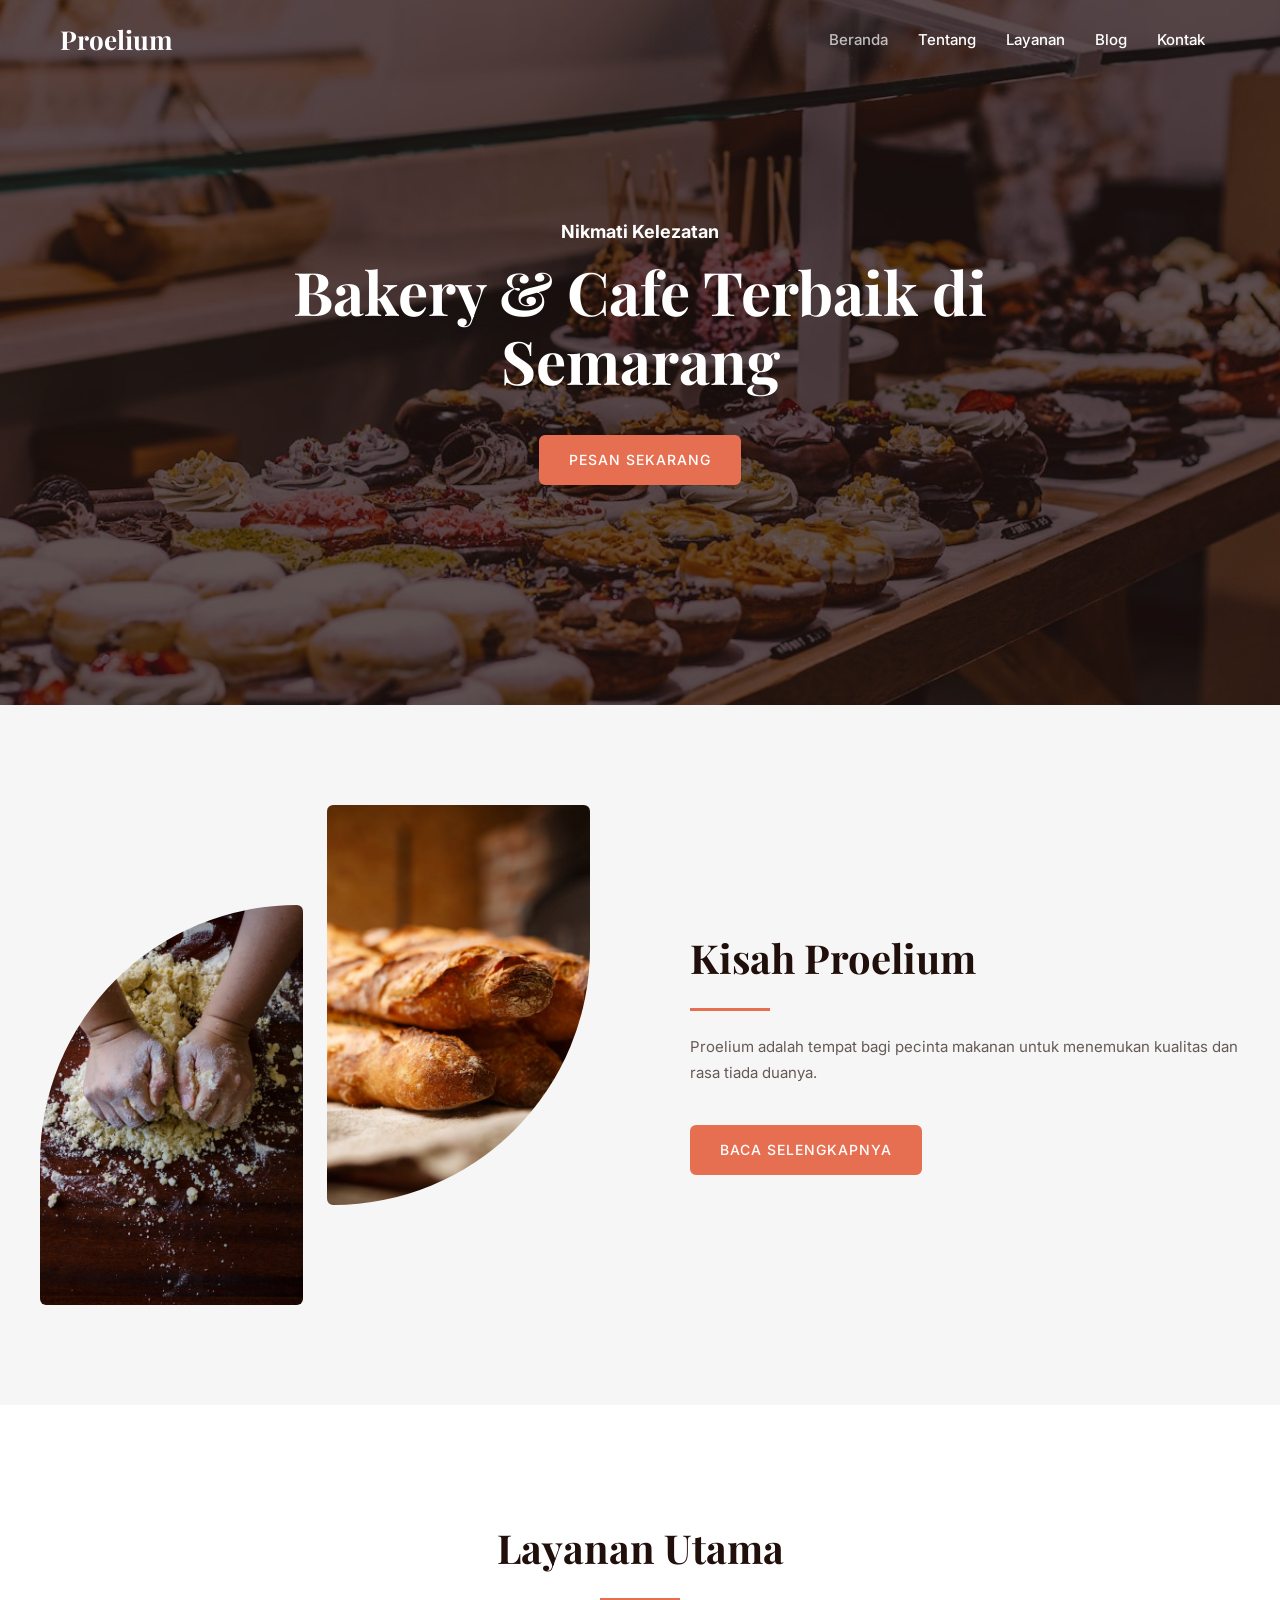
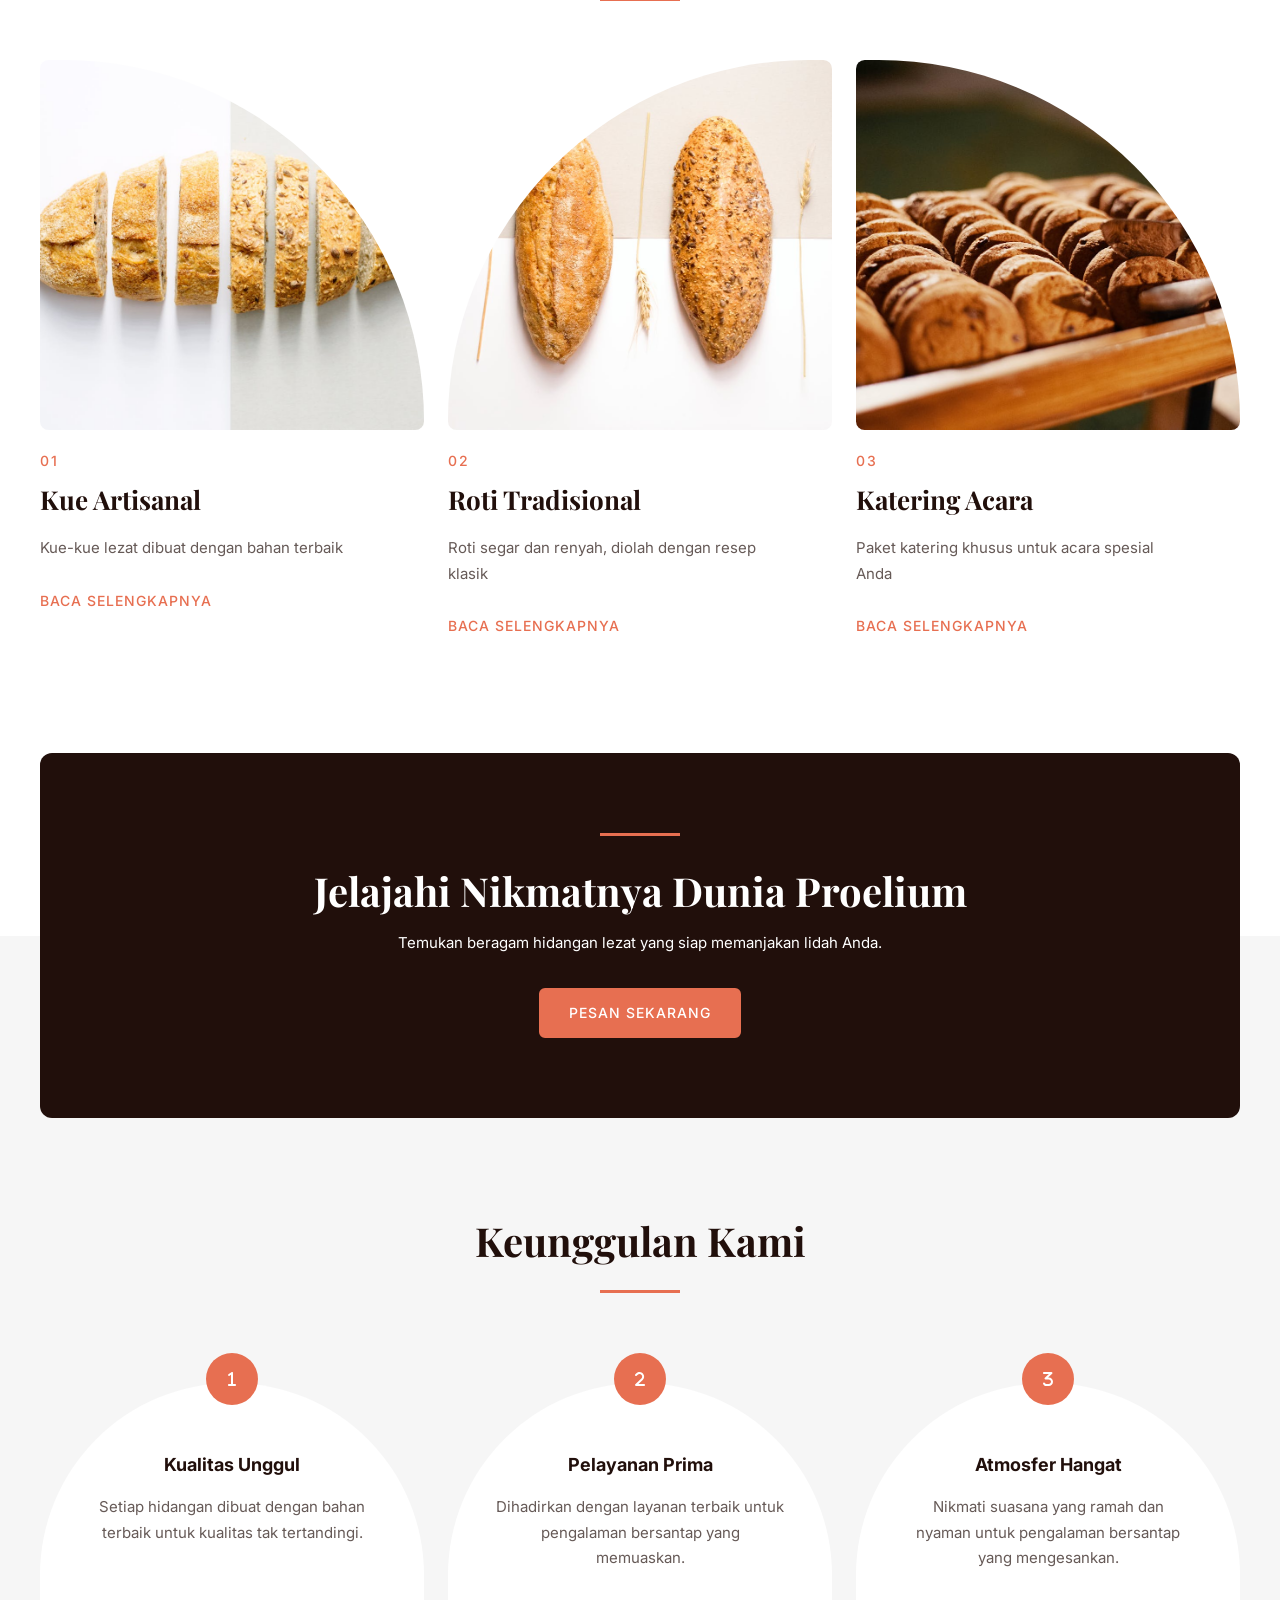
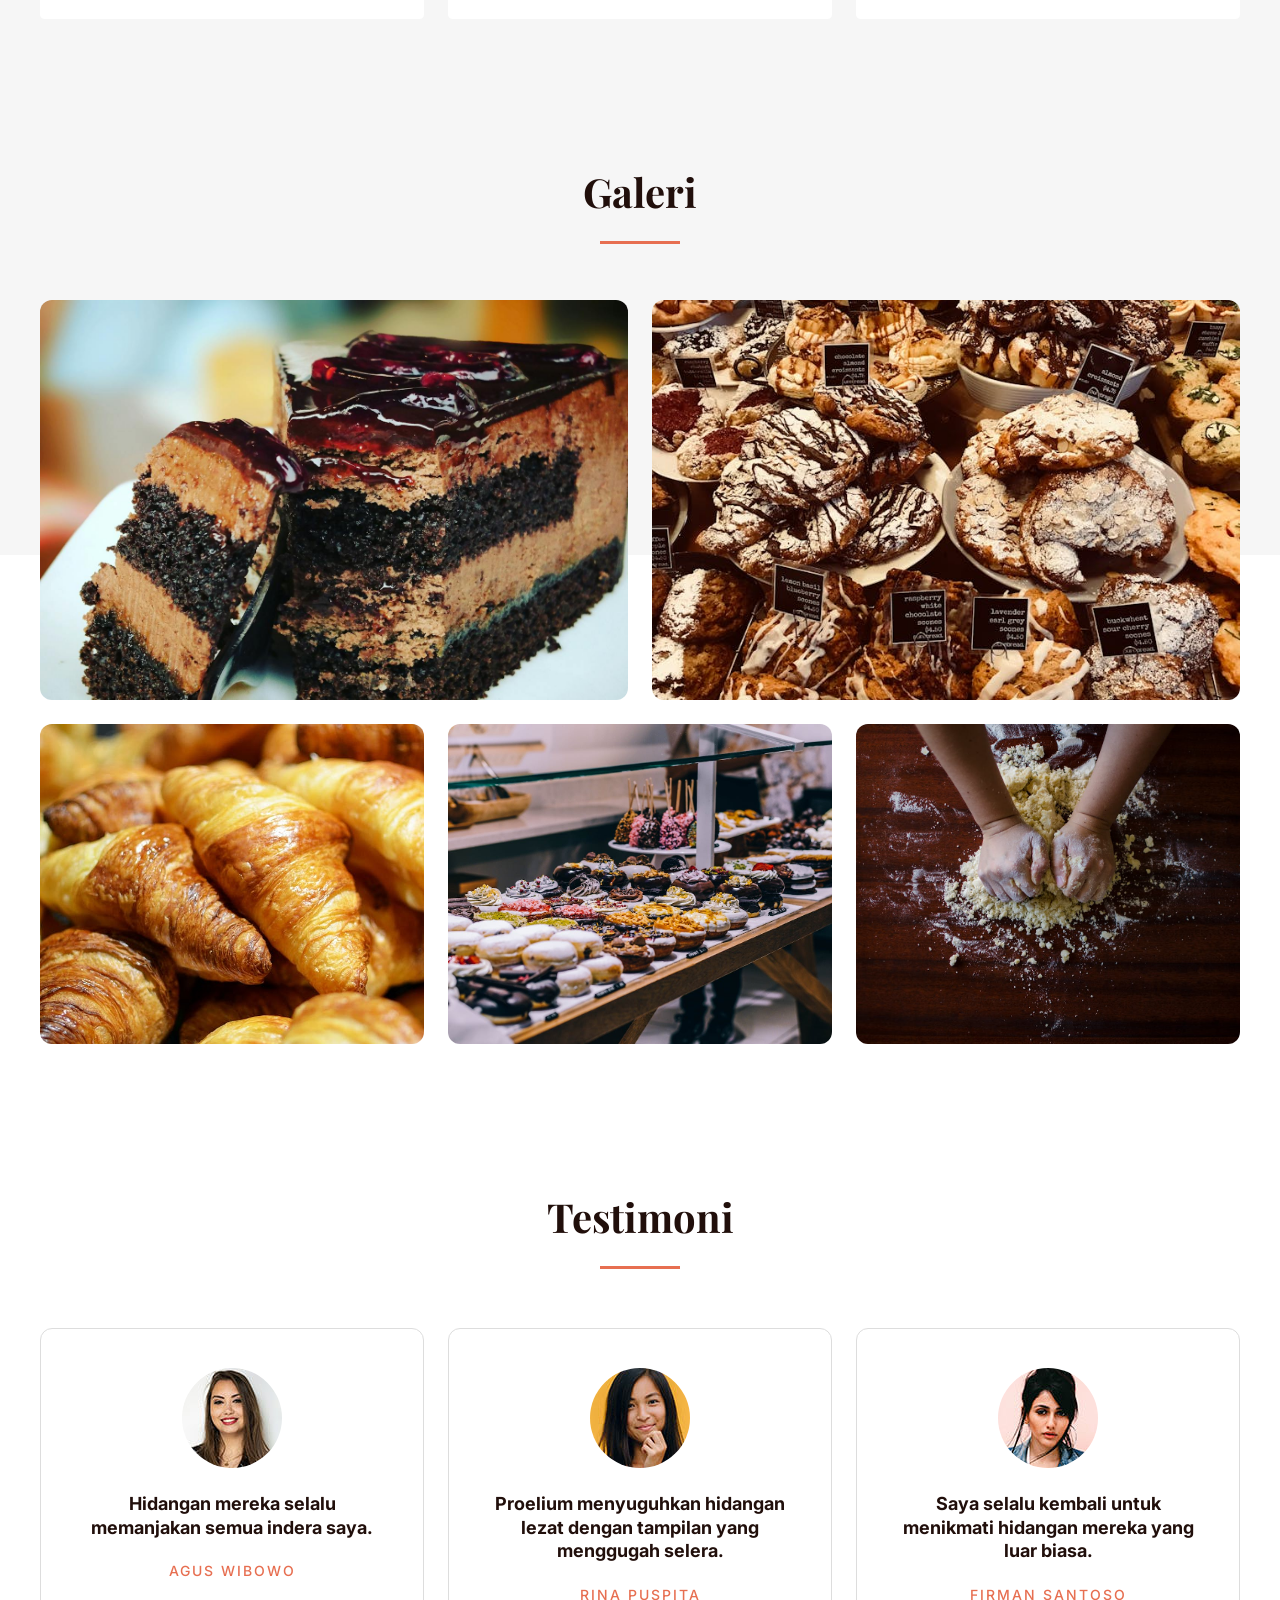
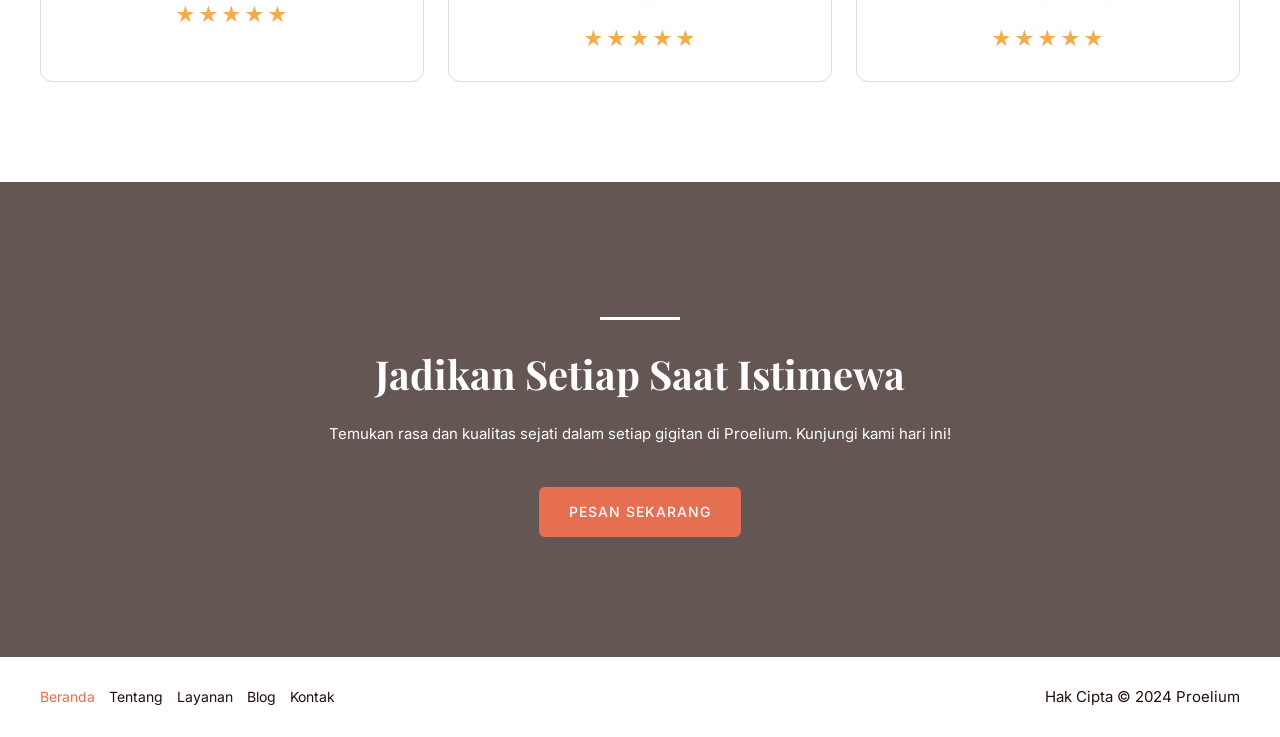
<file: index.html>
<!DOCTYPE html>
<html lang="id">
<head>
<meta charset="UTF-8">
<meta name="viewport" content="width=device-width, initial-scale=1">
	 <link rel="profile" href="https://gmpg.org/xfn/11"> 
	 <title>Proelium</title>
<meta name="robots" content="max-image-preview:large">
<link rel="dns-prefetch" href="https://fonts.googleapis.com">
<link rel="alternate" type="application/rss+xml" title="Proelium &raquo; Feed" href="./feed/">
<link rel="alternate" type="application/rss+xml" title="Proelium &raquo; Umpan Komentar" href="./comments/feed/">
<script>
window._wpemojiSettings = {"baseUrl":"https:\/\/s.w.org\/images\/core\/emoji\/15.0.3\/72x72\/","ext":".png","svgUrl":"https:\/\/s.w.org\/images\/core\/emoji\/15.0.3\/svg\/","svgExt":".svg","source":{"concatemoji":"\/wp-includes\/js\/wp-emoji-release.min.js?ver=6.5.3"}};
/*! This file is auto-generated */
!function(i,n){var o,s,e;function c(e){try{var t={supportTests:e,timestamp:(new Date).valueOf()};sessionStorage.setItem(o,JSON.stringify(t))}catch(e){}}function p(e,t,n){e.clearRect(0,0,e.canvas.width,e.canvas.height),e.fillText(t,0,0);var t=new Uint32Array(e.getImageData(0,0,e.canvas.width,e.canvas.height).data),r=(e.clearRect(0,0,e.canvas.width,e.canvas.height),e.fillText(n,0,0),new Uint32Array(e.getImageData(0,0,e.canvas.width,e.canvas.height).data));return t.every(function(e,t){return e===r[t]})}function u(e,t,n){switch(t){case"flag":return n(e,"🏳️‍⚧️","🏳️​⚧️")?!1:!n(e,"🇺🇳","🇺​🇳")&&!n(e,"🏴󠁧󠁢󠁥󠁮󠁧󠁿","🏴​󠁧​󠁢​󠁥​󠁮​󠁧​󠁿");case"emoji":return!n(e,"🐦‍⬛","🐦​⬛")}return!1}function f(e,t,n){var r="undefined"!=typeof WorkerGlobalScope&&self instanceof WorkerGlobalScope?new OffscreenCanvas(300,150):i.createElement("canvas"),a=r.getContext("2d",{willReadFrequently:!0}),o=(a.textBaseline="top",a.font="600 32px Arial",{});return e.forEach(function(e){o[e]=t(a,e,n)}),o}function t(e){var t=i.createElement("script");t.src=e,t.defer=!0,i.head.appendChild(t)}"undefined"!=typeof Promise&&(o="wpEmojiSettingsSupports",s=["flag","emoji"],n.supports={everything:!0,everythingExceptFlag:!0},e=new Promise(function(e){i.addEventListener("DOMContentLoaded",e,{once:!0})}),new Promise(function(t){var n=function(){try{var e=JSON.parse(sessionStorage.getItem(o));if("object"==typeof e&&"number"==typeof e.timestamp&&(new Date).valueOf()<e.timestamp+604800&&"object"==typeof e.supportTests)return e.supportTests}catch(e){}return null}();if(!n){if("undefined"!=typeof Worker&&"undefined"!=typeof OffscreenCanvas&&"undefined"!=typeof URL&&URL.createObjectURL&&"undefined"!=typeof Blob)try{var e="postMessage("+f.toString()+"("+[JSON.stringify(s),u.toString(),p.toString()].join(",")+"));",r=new Blob([e],{type:"text/javascript"}),a=new Worker(URL.createObjectURL(r),{name:"wpTestEmojiSupports"});return void(a.onmessage=function(e){c(n=e.data),a.terminate(),t(n)})}catch(e){}c(n=f(s,u,p))}t(n)}).then(function(e){for(var t in e)n.supports[t]=e[t],n.supports.everything=n.supports.everything&&n.supports[t],"flag"!==t&&(n.supports.everythingExceptFlag=n.supports.everythingExceptFlag&&n.supports[t]);n.supports.everythingExceptFlag=n.supports.everythingExceptFlag&&!n.supports.flag,n.DOMReady=!1,n.readyCallback=function(){n.DOMReady=!0}}).then(function(){return e}).then(function(){var e;n.supports.everything||(n.readyCallback(),(e=n.source||{}).concatemoji?t(e.concatemoji):e.wpemoji&&e.twemoji&&(t(e.twemoji),t(e.wpemoji)))}))}((window,document),window._wpemojiSettings);
</script>
<link rel="stylesheet" id="astra-theme-css-css" href="./wp-content/themes/astra/assets/css/minified/main.min.css?ver=4.6.16" media="all">
<style id="astra-theme-css-inline-css">:root{--ast-post-nav-space:0;--ast-container-default-xlg-padding:2.5em;--ast-container-default-lg-padding:2.5em;--ast-container-default-slg-padding:2em;--ast-container-default-md-padding:2.5em;--ast-container-default-sm-padding:2.5em;--ast-container-default-xs-padding:2.4em;--ast-container-default-xxs-padding:1.8em;--ast-code-block-background:#ECEFF3;--ast-comment-inputs-background:#F9FAFB;--ast-normal-container-width:1200px;--ast-narrow-container-width:750px;--ast-blog-title-font-weight:600;--ast-blog-meta-weight:600;}html{font-size:93.75%;}a{color:var(--ast-global-color-0);}a:hover,a:focus{color:var(--ast-global-color-1);}body,button,input,select,textarea,.ast-button,.ast-custom-button{font-family:'Inter',sans-serif;font-weight:inherit;font-size:15px;font-size:1rem;line-height:var(--ast-body-line-height,1.7em);}blockquote{color:var(--ast-global-color-3);}h1,.entry-content h1,h2,.entry-content h2,h3,.entry-content h3,h4,.entry-content h4,h5,.entry-content h5,h6,.entry-content h6,.site-title,.site-title a{font-family:'Playfair Display',serif;font-weight:700;}.ast-site-identity .site-title a{color:var(--ast-global-color-2);}.site-title{font-size:26px;font-size:1.7333333333333rem;display:block;}.site-header .site-description{font-size:15px;font-size:1rem;display:none;}.entry-title{font-size:26px;font-size:1.7333333333333rem;}.ast-blog-single-element.ast-taxonomy-container a{font-size:14px;font-size:0.93333333333333rem;}.ast-blog-meta-container{font-size:13px;font-size:0.86666666666667rem;}.archive .ast-article-post .ast-article-inner,.blog .ast-article-post .ast-article-inner,.archive .ast-article-post .ast-article-inner:hover,.blog .ast-article-post .ast-article-inner:hover{overflow:hidden;}h1,.entry-content h1{font-size:60px;font-size:4rem;font-weight:700;font-family:'Playfair Display',serif;line-height:1.15em;}h2,.entry-content h2{font-size:40px;font-size:2.6666666666667rem;font-weight:700;font-family:'Playfair Display',serif;line-height:1.16em;}h3,.entry-content h3{font-size:26px;font-size:1.7333333333333rem;font-weight:700;font-family:'Playfair Display',serif;line-height:1.2em;}h4,.entry-content h4{font-size:24px;font-size:1.6rem;line-height:1.3em;font-weight:700;font-family:'Playfair Display',serif;}h5,.entry-content h5{font-size:18px;font-size:1.2rem;line-height:1.36em;font-weight:700;font-family:'Playfair Display',serif;}h6,.entry-content h6{font-size:14px;font-size:0.93333333333333rem;line-height:1em;font-weight:500;font-family:'Montserrat',sans-serif;letter-spacing:2px;}::selection{background-color:var(--ast-global-color-0);color:#000000;}body,h1,.entry-title a,.entry-content h1,h2,.entry-content h2,h3,.entry-content h3,h4,.entry-content h4,h5,.entry-content h5,h6,.entry-content h6{color:var(--ast-global-color-3);}.tagcloud a:hover,.tagcloud a:focus,.tagcloud a.current-item{color:#000000;border-color:var(--ast-global-color-0);background-color:var(--ast-global-color-0);}input:focus,input[type="text"]:focus,input[type="email"]:focus,input[type="url"]:focus,input[type="password"]:focus,input[type="reset"]:focus,input[type="search"]:focus,textarea:focus{border-color:var(--ast-global-color-0);}input[type="radio"]:checked,input[type=reset],input[type="checkbox"]:checked,input[type="checkbox"]:hover:checked,input[type="checkbox"]:focus:checked,input[type=range]::-webkit-slider-thumb{border-color:var(--ast-global-color-0);background-color:var(--ast-global-color-0);box-shadow:none;}.site-footer a:hover + .post-count,.site-footer a:focus + .post-count{background:var(--ast-global-color-0);border-color:var(--ast-global-color-0);}.single .nav-links .nav-previous,.single .nav-links .nav-next{color:var(--ast-global-color-0);}.entry-meta,.entry-meta *{line-height:1.45;color:var(--ast-global-color-0);font-weight:600;}.entry-meta a:not(.ast-button):hover,.entry-meta a:not(.ast-button):hover *,.entry-meta a:not(.ast-button):focus,.entry-meta a:not(.ast-button):focus *,.page-links > .page-link,.page-links .page-link:hover,.post-navigation a:hover{color:var(--ast-global-color-1);}#cat option,.secondary .calendar_wrap thead a,.secondary .calendar_wrap thead a:visited{color:var(--ast-global-color-0);}.secondary .calendar_wrap #today,.ast-progress-val span{background:var(--ast-global-color-0);}.secondary a:hover + .post-count,.secondary a:focus + .post-count{background:var(--ast-global-color-0);border-color:var(--ast-global-color-0);}.calendar_wrap #today > a{color:#000000;}.page-links .page-link,.single .post-navigation a{color:var(--ast-global-color-3);}.ast-search-menu-icon .search-form button.search-submit{padding:0 4px;}.ast-search-menu-icon form.search-form{padding-right:0;}.ast-search-menu-icon.slide-search input.search-field{width:0;}.ast-header-search .ast-search-menu-icon.ast-dropdown-active .search-form,.ast-header-search .ast-search-menu-icon.ast-dropdown-active .search-field:focus{transition:all 0.2s;}.search-form input.search-field:focus{outline:none;}.ast-search-menu-icon .search-form button.search-submit:focus,.ast-theme-transparent-header .ast-header-search .ast-dropdown-active .ast-icon,.ast-theme-transparent-header .ast-inline-search .search-field:focus .ast-icon{color:var(--ast-global-color-1);}.ast-header-search .slide-search .search-form{border:2px solid var(--ast-global-color-0);}.ast-header-search .slide-search .search-field{background-color:#fff;}.ast-archive-title{color:var(--ast-global-color-2);}.widget-title,.widget .wp-block-heading{font-size:21px;font-size:1.4rem;color:var(--ast-global-color-2);}.ast-single-post .entry-content a,.ast-comment-content a:not(.ast-comment-edit-reply-wrap a){text-decoration:underline;}.ast-single-post .elementor-button-wrapper .elementor-button,.ast-single-post .entry-content .uagb-tab a,.ast-single-post .entry-content .uagb-ifb-cta a,.ast-single-post .entry-content .uabb-module-content a,.ast-single-post .entry-content .uagb-post-grid a,.ast-single-post .entry-content .uagb-timeline a,.ast-single-post .entry-content .uagb-toc__wrap a,.ast-single-post .entry-content .uagb-taxomony-box a,.ast-single-post .entry-content .woocommerce a,.entry-content .wp-block-latest-posts > li > a,.ast-single-post .entry-content .wp-block-file__button,li.ast-post-filter-single,.ast-single-post .ast-comment-content .comment-reply-link,.ast-single-post .ast-comment-content .comment-edit-link{text-decoration:none;}.ast-search-menu-icon.slide-search a:focus-visible:focus-visible,.astra-search-icon:focus-visible,#close:focus-visible,a:focus-visible,.ast-menu-toggle:focus-visible,.site .skip-link:focus-visible,.wp-block-loginout input:focus-visible,.wp-block-search.wp-block-search__button-inside .wp-block-search__inside-wrapper,.ast-header-navigation-arrow:focus-visible,.woocommerce .wc-proceed-to-checkout > .checkout-button:focus-visible,.woocommerce .woocommerce-MyAccount-navigation ul li a:focus-visible,.ast-orders-table__row .ast-orders-table__cell:focus-visible,.woocommerce .woocommerce-order-details .order-again > .button:focus-visible,.woocommerce .woocommerce-message a.button.wc-forward:focus-visible,.woocommerce #minus_qty:focus-visible,.woocommerce #plus_qty:focus-visible,a#ast-apply-coupon:focus-visible,.woocommerce .woocommerce-info a:focus-visible,.woocommerce .astra-shop-summary-wrap a:focus-visible,.woocommerce a.wc-forward:focus-visible,#ast-apply-coupon:focus-visible,.woocommerce-js .woocommerce-mini-cart-item a.remove:focus-visible,#close:focus-visible,.button.search-submit:focus-visible,#search_submit:focus,.normal-search:focus-visible,.ast-header-account-wrap:focus-visible{outline-style:dotted;outline-color:inherit;outline-width:thin;}input:focus,input[type="text"]:focus,input[type="email"]:focus,input[type="url"]:focus,input[type="password"]:focus,input[type="reset"]:focus,input[type="search"]:focus,input[type="number"]:focus,textarea:focus,.wp-block-search__input:focus,[data-section="section-header-mobile-trigger"] .ast-button-wrap .ast-mobile-menu-trigger-minimal:focus,.ast-mobile-popup-drawer.active .menu-toggle-close:focus,.woocommerce-ordering select.orderby:focus,#ast-scroll-top:focus,#coupon_code:focus,.woocommerce-page #comment:focus,.woocommerce #reviews #respond input#submit:focus,.woocommerce a.add_to_cart_button:focus,.woocommerce .button.single_add_to_cart_button:focus,.woocommerce .woocommerce-cart-form button:focus,.woocommerce .woocommerce-cart-form__cart-item .quantity .qty:focus,.woocommerce .woocommerce-billing-fields .woocommerce-billing-fields__field-wrapper .woocommerce-input-wrapper > .input-text:focus,.woocommerce #order_comments:focus,.woocommerce #place_order:focus,.woocommerce .woocommerce-address-fields .woocommerce-address-fields__field-wrapper .woocommerce-input-wrapper > .input-text:focus,.woocommerce .woocommerce-MyAccount-content form button:focus,.woocommerce .woocommerce-MyAccount-content .woocommerce-EditAccountForm .woocommerce-form-row .woocommerce-Input.input-text:focus,.woocommerce .ast-woocommerce-container .woocommerce-pagination ul.page-numbers li a:focus,body #content .woocommerce form .form-row .select2-container--default .select2-selection--single:focus,#ast-coupon-code:focus,.woocommerce.woocommerce-js .quantity input[type=number]:focus,.woocommerce-js .woocommerce-mini-cart-item .quantity input[type=number]:focus,.woocommerce p#ast-coupon-trigger:focus{border-style:dotted;border-color:inherit;border-width:thin;}input{outline:none;}.ast-logo-title-inline .site-logo-img{padding-right:1em;}body .ast-oembed-container *{position:absolute;top:0;width:100%;height:100%;left:0;}body .wp-block-embed-pocket-casts .ast-oembed-container *{position:unset;}.ast-single-post-featured-section + article {margin-top: 2em;}.site-content .ast-single-post-featured-section img {width: 100%;overflow: hidden;object-fit: cover;}.ast-separate-container .site-content .ast-single-post-featured-section + article {margin-top: -80px;z-index: 9;position: relative;border-radius: 4px;}@media (min-width: 922px) {.ast-no-sidebar .site-content .ast-article-image-container--wide {margin-left: -120px;margin-right: -120px;max-width: unset;width: unset;}.ast-left-sidebar .site-content .ast-article-image-container--wide,.ast-right-sidebar .site-content .ast-article-image-container--wide {margin-left: -10px;margin-right: -10px;}.site-content .ast-article-image-container--full {margin-left: calc( -50vw + 50%);margin-right: calc( -50vw + 50%);max-width: 100vw;width: 100vw;}.ast-left-sidebar .site-content .ast-article-image-container--full,.ast-right-sidebar .site-content .ast-article-image-container--full {margin-left: -10px;margin-right: -10px;max-width: inherit;width: auto;}}.site > .ast-single-related-posts-container {margin-top: 0;}@media (min-width: 922px) {.ast-desktop .ast-container--narrow {max-width: var(--ast-narrow-container-width);margin: 0 auto;}}input[type="text"],input[type="number"],input[type="email"],input[type="url"],input[type="password"],input[type="search"],input[type=reset],input[type=tel],input[type=date],select,textarea{font-size:16px;font-style:normal;font-weight:400;line-height:24px;width:100%;padding:12px 16px;border-radius:4px;box-shadow:0px 1px 2px 0px rgba(0,0,0,0.05);color:var(--ast-form-input-text,#475569);}input[type="text"],input[type="number"],input[type="email"],input[type="url"],input[type="password"],input[type="search"],input[type=reset],input[type=tel],input[type=date],select{height:40px;}input[type="date"]{border-width:1px;border-style:solid;border-color:var(--ast-border-color);}input[type="text"]:focus,input[type="number"]:focus,input[type="email"]:focus,input[type="url"]:focus,input[type="password"]:focus,input[type="search"]:focus,input[type=reset]:focus,input[type="tel"]:focus,input[type="date"]:focus,select:focus,textarea:focus{border-color:#046BD2;box-shadow:none;outline:none;color:var(--ast-form-input-focus-text,#475569);}label,legend{color:#111827;font-size:14px;font-style:normal;font-weight:500;line-height:20px;}select{padding:6px 10px;}fieldset{padding:30px;border-radius:4px;}button,.ast-button,.button,input[type="button"],input[type="reset"],input[type="submit"]{border-radius:4px;box-shadow:0px 1px 2px 0px rgba(0,0,0,0.05);}:root{--ast-comment-inputs-background:#FFF;}::placeholder{color:var(--ast-form-field-color,#9CA3AF);}::-ms-input-placeholder{color:var(--ast-form-field-color,#9CA3AF);}@media (max-width:921.9px){#ast-desktop-header{display:none;}}@media (min-width:922px){#ast-mobile-header{display:none;}}.wp-block-buttons.aligncenter{justify-content:center;}@media (max-width:921px){.ast-theme-transparent-header #primary,.ast-theme-transparent-header #secondary{padding:0;}}@media (max-width:921px){.ast-plain-container.ast-no-sidebar #primary{padding:0;}}.ast-plain-container.ast-no-sidebar #primary{margin-top:0;margin-bottom:0;}@media (max-width:921px){.ast-separate-container #primary,.ast-narrow-container #primary{padding-top:0px;}}@media (max-width:544px){.ast-separate-container #primary,.ast-narrow-container #primary{padding-top:0px;}}@media (max-width:921px){.ast-separate-container #primary,.ast-narrow-container #primary{padding-bottom:0px;}}@media (max-width:544px){.ast-separate-container #primary,.ast-narrow-container #primary{padding-bottom:0px;}}.wp-block-button.is-style-outline .wp-block-button__link{border-color:var(--ast-global-color-0);border-top-width:2px;border-right-width:2px;border-bottom-width:2px;border-left-width:2px;}div.wp-block-button.is-style-outline > .wp-block-button__link:not(.has-text-color),div.wp-block-button.wp-block-button__link.is-style-outline:not(.has-text-color){color:var(--ast-global-color-0);}.wp-block-button.is-style-outline .wp-block-button__link:hover,.wp-block-buttons .wp-block-button.is-style-outline .wp-block-button__link:focus,.wp-block-buttons .wp-block-button.is-style-outline > .wp-block-button__link:not(.has-text-color):hover,.wp-block-buttons .wp-block-button.wp-block-button__link.is-style-outline:not(.has-text-color):hover{color:#ffffff;background-color:var(--ast-global-color-1);border-color:var(--ast-global-color-1);}.post-page-numbers.current .page-link,.ast-pagination .page-numbers.current{color:#000000;border-color:var(--ast-global-color-0);background-color:var(--ast-global-color-0);}.wp-block-button.is-style-outline .wp-block-button__link{border-top-width:2px;border-right-width:2px;border-bottom-width:2px;border-left-width:2px;}.wp-block-buttons .wp-block-button.is-style-outline .wp-block-button__link.wp-element-button,.ast-outline-button,.wp-block-uagb-buttons-child .uagb-buttons-repeater.ast-outline-button{border-color:var(--ast-global-color-0);border-top-width:2px;border-right-width:2px;border-bottom-width:2px;border-left-width:2px;font-family:'Montserrat',sans-serif;font-weight:500;font-size:14px;font-size:0.93333333333333rem;line-height:1em;text-transform:uppercase;letter-spacing:2px;padding-top:16px;padding-right:28px;padding-bottom:16px;padding-left:28px;border-top-left-radius:6px;border-top-right-radius:6px;border-bottom-right-radius:6px;border-bottom-left-radius:6px;}.wp-block-buttons .wp-block-button.is-style-outline > .wp-block-button__link:not(.has-text-color),.wp-block-buttons .wp-block-button.wp-block-button__link.is-style-outline:not(.has-text-color),.ast-outline-button{color:var(--ast-global-color-0);}.wp-block-button.is-style-outline .wp-block-button__link:hover,.wp-block-buttons .wp-block-button.is-style-outline .wp-block-button__link:focus,.wp-block-buttons .wp-block-button.is-style-outline > .wp-block-button__link:not(.has-text-color):hover,.wp-block-buttons .wp-block-button.wp-block-button__link.is-style-outline:not(.has-text-color):hover,.ast-outline-button:hover,.ast-outline-button:focus,.wp-block-uagb-buttons-child .uagb-buttons-repeater.ast-outline-button:hover,.wp-block-uagb-buttons-child .uagb-buttons-repeater.ast-outline-button:focus{color:#ffffff;background-color:var(--ast-global-color-1);border-color:var(--ast-global-color-1);}.ast-single-post .entry-content a.ast-outline-button,.ast-single-post .entry-content .is-style-outline>.wp-block-button__link{text-decoration:none;}.uagb-buttons-repeater.ast-outline-button{border-radius:9999px;}@media (max-width:921px){.wp-block-buttons .wp-block-button.is-style-outline .wp-block-button__link.wp-element-button,.ast-outline-button,.wp-block-uagb-buttons-child .uagb-buttons-repeater.ast-outline-button{font-size:14px;font-size:0.93333333333333rem;padding-top:14px;padding-right:24px;padding-bottom:14px;padding-left:24px;border-top-left-radius:6px;border-top-right-radius:6px;border-bottom-right-radius:6px;border-bottom-left-radius:6px;}}@media (max-width:544px){.wp-block-buttons .wp-block-button.is-style-outline .wp-block-button__link.wp-element-button,.ast-outline-button,.wp-block-uagb-buttons-child .uagb-buttons-repeater.ast-outline-button{font-size:14px;font-size:0.93333333333333rem;padding-top:14px;padding-right:22px;padding-bottom:14px;padding-left:22px;border-top-left-radius:6px;border-top-right-radius:6px;border-bottom-right-radius:6px;border-bottom-left-radius:6px;}}.entry-content[ast-blocks-layout] > figure{margin-bottom:1em;}h1.widget-title{font-weight:700;}h2.widget-title{font-weight:700;}h3.widget-title{font-weight:700;}#page{display:flex;flex-direction:column;min-height:100vh;}.ast-404-layout-1 h1.page-title{color:var(--ast-global-color-2);}.single .post-navigation a{line-height:1em;height:inherit;}.error-404 .page-sub-title{font-size:1.5rem;font-weight:inherit;}.search .site-content .content-area .search-form{margin-bottom:0;}#page .site-content{flex-grow:1;}.widget{margin-bottom:1.25em;}#secondary li{line-height:1.5em;}#secondary .wp-block-group h2{margin-bottom:0.7em;}#secondary h2{font-size:1.7rem;}.ast-separate-container .ast-article-post,.ast-separate-container .ast-article-single,.ast-separate-container .comment-respond{padding:3em;}.ast-separate-container .ast-article-single .ast-article-single{padding:0;}.ast-article-single .wp-block-post-template-is-layout-grid{padding-left:0;}.ast-separate-container .comments-title,.ast-narrow-container .comments-title{padding:1.5em 2em;}.ast-page-builder-template .comment-form-textarea,.ast-comment-formwrap .ast-grid-common-col{padding:0;}.ast-comment-formwrap{padding:0;display:inline-flex;column-gap:20px;width:100%;margin-left:0;margin-right:0;}.comments-area textarea#comment:focus,.comments-area textarea#comment:active,.comments-area .ast-comment-formwrap input[type="text"]:focus,.comments-area .ast-comment-formwrap input[type="text"]:active {box-shadow:none;outline:none;}.archive.ast-page-builder-template .entry-header{margin-top:2em;}.ast-page-builder-template .ast-comment-formwrap{width:100%;}.entry-title{margin-bottom:0.6em;}.ast-archive-description p{font-size:inherit;font-weight:inherit;line-height:inherit;}.ast-separate-container .ast-comment-list li.depth-1,.hentry{margin-bottom:1.5em;}.site-content section.ast-archive-description{margin-bottom:2em;}@media (min-width:921px){.ast-left-sidebar.ast-page-builder-template #secondary,.archive.ast-right-sidebar.ast-page-builder-template .site-main{padding-left:20px;padding-right:20px;}}@media (max-width:544px){.ast-comment-formwrap.ast-row{column-gap:10px;display:inline-block;}#ast-commentform .ast-grid-common-col{position:relative;width:100%;}}@media (min-width:1201px){.ast-separate-container .ast-article-post,.ast-separate-container .ast-article-single,.ast-separate-container .ast-author-box,.ast-separate-container .ast-404-layout-1,.ast-separate-container .no-results{padding:3em;}}@media (max-width:921px){.ast-separate-container #primary,.ast-separate-container #secondary{padding:1.5em 0;}#primary,#secondary{padding:1.5em 0;margin:0;}.ast-left-sidebar #content > .ast-container{display:flex;flex-direction:column-reverse;width:100%;}}@media (min-width:922px){.ast-separate-container.ast-right-sidebar #primary,.ast-separate-container.ast-left-sidebar #primary{border:0;}.search-no-results.ast-separate-container #primary{margin-bottom:4em;}}.wp-block-button .wp-block-button__link{color:#ffffff;}.wp-block-button .wp-block-button__link:hover,.wp-block-button .wp-block-button__link:focus{color:#ffffff;background-color:var(--ast-global-color-1);border-color:var(--ast-global-color-1);}.elementor-widget-heading h1.elementor-heading-title{line-height:1.15em;}.elementor-widget-heading h2.elementor-heading-title{line-height:1.16em;}.elementor-widget-heading h3.elementor-heading-title{line-height:1.2em;}.elementor-widget-heading h4.elementor-heading-title{line-height:1.3em;}.elementor-widget-heading h5.elementor-heading-title{line-height:1.36em;}.elementor-widget-heading h6.elementor-heading-title{line-height:1em;}.wp-block-button .wp-block-button__link,.wp-block-search .wp-block-search__button,body .wp-block-file .wp-block-file__button{border-style:solid;border-top-width:2px;border-right-width:2px;border-left-width:2px;border-bottom-width:2px;border-color:var(--ast-global-color-0);background-color:var(--ast-global-color-0);color:#ffffff;font-family:'Inter',sans-serif;font-weight:500;line-height:1em;text-transform:uppercase;letter-spacing:1px;font-size:14px;font-size:0.93333333333333rem;border-top-left-radius:6px;border-top-right-radius:6px;border-bottom-right-radius:6px;border-bottom-left-radius:6px;padding-top:16px;padding-right:28px;padding-bottom:16px;padding-left:28px;}.ast-single-post .entry-content .wp-block-button .wp-block-button__link,.ast-single-post .entry-content .wp-block-search .wp-block-search__button,body .entry-content .wp-block-file .wp-block-file__button{text-decoration:none;}@media (max-width:921px){.wp-block-button .wp-block-button__link,.wp-block-search .wp-block-search__button,body .wp-block-file .wp-block-file__button{font-size:14px;font-size:0.93333333333333rem;padding-top:14px;padding-right:24px;padding-bottom:14px;padding-left:24px;border-top-left-radius:6px;border-top-right-radius:6px;border-bottom-right-radius:6px;border-bottom-left-radius:6px;}}@media (max-width:544px){.wp-block-button .wp-block-button__link,.wp-block-search .wp-block-search__button,body .wp-block-file .wp-block-file__button{font-size:14px;font-size:0.93333333333333rem;padding-top:14px;padding-right:22px;padding-bottom:14px;padding-left:22px;border-top-left-radius:6px;border-top-right-radius:6px;border-bottom-right-radius:6px;border-bottom-left-radius:6px;}}.menu-toggle,button,.ast-button,.ast-custom-button,.button,input#submit,input[type="button"],input[type="submit"],input[type="reset"],#comments .submit,.search .search-submit,form[CLASS*="wp-block-search__"].wp-block-search .wp-block-search__inside-wrapper .wp-block-search__button,body .wp-block-file .wp-block-file__button,.search .search-submit,.woocommerce-js a.button,.woocommerce button.button,.woocommerce .woocommerce-message a.button,.woocommerce #respond input#submit.alt,.woocommerce input.button.alt,.woocommerce input.button,.woocommerce input.button:disabled,.woocommerce input.button:disabled[disabled],.woocommerce input.button:disabled:hover,.woocommerce input.button:disabled[disabled]:hover,.woocommerce #respond input#submit,.woocommerce button.button.alt.disabled,.wc-block-grid__products .wc-block-grid__product .wp-block-button__link,.wc-block-grid__product-onsale,[CLASS*="wc-block"] button,.woocommerce-js .astra-cart-drawer .astra-cart-drawer-content .woocommerce-mini-cart__buttons .button:not(.checkout):not(.ast-continue-shopping),.woocommerce-js .astra-cart-drawer .astra-cart-drawer-content .woocommerce-mini-cart__buttons a.checkout,.woocommerce button.button.alt.disabled.wc-variation-selection-needed,[CLASS*="wc-block"] .wc-block-components-button{border-style:solid;border-top-width:2px;border-right-width:2px;border-left-width:2px;border-bottom-width:2px;color:#ffffff;border-color:var(--ast-global-color-0);background-color:var(--ast-global-color-0);padding-top:16px;padding-right:28px;padding-bottom:16px;padding-left:28px;font-family:'Inter',sans-serif;font-weight:500;font-size:14px;font-size:0.93333333333333rem;line-height:1em;text-transform:uppercase;letter-spacing:1px;border-top-left-radius:6px;border-top-right-radius:6px;border-bottom-right-radius:6px;border-bottom-left-radius:6px;}button:focus,.menu-toggle:hover,button:hover,.ast-button:hover,.ast-custom-button:hover .button:hover,.ast-custom-button:hover ,input[type=reset]:hover,input[type=reset]:focus,input#submit:hover,input#submit:focus,input[type="button"]:hover,input[type="button"]:focus,input[type="submit"]:hover,input[type="submit"]:focus,form[CLASS*="wp-block-search__"].wp-block-search .wp-block-search__inside-wrapper .wp-block-search__button:hover,form[CLASS*="wp-block-search__"].wp-block-search .wp-block-search__inside-wrapper .wp-block-search__button:focus,body .wp-block-file .wp-block-file__button:hover,body .wp-block-file .wp-block-file__button:focus,.woocommerce-js a.button:hover,.woocommerce button.button:hover,.woocommerce .woocommerce-message a.button:hover,.woocommerce #respond input#submit:hover,.woocommerce #respond input#submit.alt:hover,.woocommerce input.button.alt:hover,.woocommerce input.button:hover,.woocommerce button.button.alt.disabled:hover,.wc-block-grid__products .wc-block-grid__product .wp-block-button__link:hover,[CLASS*="wc-block"] button:hover,.woocommerce-js .astra-cart-drawer .astra-cart-drawer-content .woocommerce-mini-cart__buttons .button:not(.checkout):not(.ast-continue-shopping):hover,.woocommerce-js .astra-cart-drawer .astra-cart-drawer-content .woocommerce-mini-cart__buttons a.checkout:hover,.woocommerce button.button.alt.disabled.wc-variation-selection-needed:hover,[CLASS*="wc-block"] .wc-block-components-button:hover,[CLASS*="wc-block"] .wc-block-components-button:focus{color:#ffffff;background-color:var(--ast-global-color-1);border-color:var(--ast-global-color-1);}form[CLASS*="wp-block-search__"].wp-block-search .wp-block-search__inside-wrapper .wp-block-search__button.has-icon{padding-top:calc(16px - 3px);padding-right:calc(28px - 3px);padding-bottom:calc(16px - 3px);padding-left:calc(28px - 3px);}@media (max-width:921px){.menu-toggle,button,.ast-button,.ast-custom-button,.button,input#submit,input[type="button"],input[type="submit"],input[type="reset"],#comments .submit,.search .search-submit,form[CLASS*="wp-block-search__"].wp-block-search .wp-block-search__inside-wrapper .wp-block-search__button,body .wp-block-file .wp-block-file__button,.search .search-submit,.woocommerce-js a.button,.woocommerce button.button,.woocommerce .woocommerce-message a.button,.woocommerce #respond input#submit.alt,.woocommerce input.button.alt,.woocommerce input.button,.woocommerce input.button:disabled,.woocommerce input.button:disabled[disabled],.woocommerce input.button:disabled:hover,.woocommerce input.button:disabled[disabled]:hover,.woocommerce #respond input#submit,.woocommerce button.button.alt.disabled,.wc-block-grid__products .wc-block-grid__product .wp-block-button__link,.wc-block-grid__product-onsale,[CLASS*="wc-block"] button,.woocommerce-js .astra-cart-drawer .astra-cart-drawer-content .woocommerce-mini-cart__buttons .button:not(.checkout):not(.ast-continue-shopping),.woocommerce-js .astra-cart-drawer .astra-cart-drawer-content .woocommerce-mini-cart__buttons a.checkout,.woocommerce button.button.alt.disabled.wc-variation-selection-needed,[CLASS*="wc-block"] .wc-block-components-button{padding-top:14px;padding-right:24px;padding-bottom:14px;padding-left:24px;font-size:14px;font-size:0.93333333333333rem;border-top-left-radius:6px;border-top-right-radius:6px;border-bottom-right-radius:6px;border-bottom-left-radius:6px;}}@media (max-width:544px){.menu-toggle,button,.ast-button,.ast-custom-button,.button,input#submit,input[type="button"],input[type="submit"],input[type="reset"],#comments .submit,.search .search-submit,form[CLASS*="wp-block-search__"].wp-block-search .wp-block-search__inside-wrapper .wp-block-search__button,body .wp-block-file .wp-block-file__button,.search .search-submit,.woocommerce-js a.button,.woocommerce button.button,.woocommerce .woocommerce-message a.button,.woocommerce #respond input#submit.alt,.woocommerce input.button.alt,.woocommerce input.button,.woocommerce input.button:disabled,.woocommerce input.button:disabled[disabled],.woocommerce input.button:disabled:hover,.woocommerce input.button:disabled[disabled]:hover,.woocommerce #respond input#submit,.woocommerce button.button.alt.disabled,.wc-block-grid__products .wc-block-grid__product .wp-block-button__link,.wc-block-grid__product-onsale,[CLASS*="wc-block"] button,.woocommerce-js .astra-cart-drawer .astra-cart-drawer-content .woocommerce-mini-cart__buttons .button:not(.checkout):not(.ast-continue-shopping),.woocommerce-js .astra-cart-drawer .astra-cart-drawer-content .woocommerce-mini-cart__buttons a.checkout,.woocommerce button.button.alt.disabled.wc-variation-selection-needed,[CLASS*="wc-block"] .wc-block-components-button{padding-top:14px;padding-right:22px;padding-bottom:14px;padding-left:22px;font-size:14px;font-size:0.93333333333333rem;border-top-left-radius:6px;border-top-right-radius:6px;border-bottom-right-radius:6px;border-bottom-left-radius:6px;}}@media (max-width:921px){.menu-toggle,button,.ast-button,.button,input#submit,input[type="button"],input[type="submit"],input[type="reset"]{font-size:14px;font-size:0.93333333333333rem;}.ast-mobile-header-stack .main-header-bar .ast-search-menu-icon{display:inline-block;}.ast-header-break-point.ast-header-custom-item-outside .ast-mobile-header-stack .main-header-bar .ast-search-icon{margin:0;}.ast-comment-avatar-wrap img{max-width:2.5em;}.ast-comment-meta{padding:0 1.8888em 1.3333em;}}@media (min-width:544px){.ast-container{max-width:100%;}}@media (max-width:544px){.ast-separate-container .ast-article-post,.ast-separate-container .ast-article-single,.ast-separate-container .comments-title,.ast-separate-container .ast-archive-description{padding:1.5em 1em;}.ast-separate-container #content .ast-container{padding-left:0.54em;padding-right:0.54em;}.ast-separate-container .ast-comment-list .bypostauthor{padding:.5em;}.ast-search-menu-icon.ast-dropdown-active .search-field{width:170px;}.menu-toggle,button,.ast-button,.button,input#submit,input[type="button"],input[type="submit"],input[type="reset"]{font-size:14px;font-size:0.93333333333333rem;}}.ast-separate-container{background-color:var(--ast-global-color-4);;background-image:none;;}@media (max-width:921px){.widget-title{font-size:20px;font-size:1.4285714285714rem;}body,button,input,select,textarea,.ast-button,.ast-custom-button{font-size:14px;font-size:0.93333333333333rem;}#secondary,#secondary button,#secondary input,#secondary select,#secondary textarea{font-size:14px;font-size:0.93333333333333rem;}.site-title{font-size:20px;font-size:1.3333333333333rem;display:block;}.site-header .site-description{display:none;}.entry-title{font-size:24px;font-size:1.6rem;}h1,.entry-content h1{font-size:48px;}h2,.entry-content h2{font-size:30px;}h3,.entry-content h3{font-size:24px;}h4,.entry-content h4{font-size:20px;font-size:1.3333333333333rem;}h5,.entry-content h5{font-size:16px;font-size:1.0666666666667rem;}h6,.entry-content h6{font-size:14px;font-size:0.93333333333333rem;}}@media (max-width:544px){.widget-title{font-size:20px;font-size:1.4285714285714rem;}body,button,input,select,textarea,.ast-button,.ast-custom-button{font-size:14px;font-size:0.93333333333333rem;}#secondary,#secondary button,#secondary input,#secondary select,#secondary textarea{font-size:14px;font-size:0.93333333333333rem;}.site-title{font-size:18px;font-size:1.2rem;display:block;}.site-header .site-description{display:none;}.entry-title{font-size:24px;font-size:1.6rem;}h1,.entry-content h1{font-size:38px;}h2,.entry-content h2{font-size:30px;}h3,.entry-content h3{font-size:24px;}h4,.entry-content h4{font-size:20px;font-size:1.3333333333333rem;}h5,.entry-content h5{font-size:16px;font-size:1.0666666666667rem;}h6,.entry-content h6{font-size:14px;font-size:0.93333333333333rem;}}@media (max-width:544px){html{font-size:93.75%;}}@media (min-width:922px){.ast-container{max-width:1240px;}}@media (min-width:922px){.site-content .ast-container{display:flex;}}@media (max-width:921px){.site-content .ast-container{flex-direction:column;}}.entry-content h1,.entry-content h2,.entry-content h3,.entry-content h4,.entry-content h5,.entry-content h6{clear:none;}@media (min-width:922px){.main-header-menu .sub-menu .menu-item.ast-left-align-sub-menu:hover > .sub-menu,.main-header-menu .sub-menu .menu-item.ast-left-align-sub-menu.focus > .sub-menu{margin-left:-0px;}}.ast-theme-transparent-header [data-section="section-header-mobile-trigger"] .ast-button-wrap .mobile-menu-toggle-icon .ast-mobile-svg{fill:#ffffff;}.ast-theme-transparent-header [data-section="section-header-mobile-trigger"] .ast-button-wrap .mobile-menu-wrap .mobile-menu{color:#ffffff;}.ast-theme-transparent-header [data-section="section-header-mobile-trigger"] .ast-button-wrap .ast-mobile-menu-trigger-outline{background:transparent;color:#ffffff;border-color:#ffffff;}.entry-content li > p{margin-bottom:0;}.site .comments-area{padding-top:2em;padding-bottom:2em;margin-top:2em;}.wp-block-file {display: flex;align-items: center;flex-wrap: wrap;justify-content: space-between;}.wp-block-pullquote {border: none;}.wp-block-pullquote blockquote::before {content: "\201D";font-family: "Helvetica",sans-serif;display: flex;transform: rotate( 180deg );font-size: 6rem;font-style: normal;line-height: 1;font-weight: bold;align-items: center;justify-content: center;}.has-text-align-right > blockquote::before {justify-content: flex-start;}.has-text-align-left > blockquote::before {justify-content: flex-end;}figure.wp-block-pullquote.is-style-solid-color blockquote {max-width: 100%;text-align: inherit;}html body {--wp--custom--ast-default-block-top-padding: 100px;--wp--custom--ast-default-block-right-padding: 80px;--wp--custom--ast-default-block-bottom-padding: 100px;--wp--custom--ast-default-block-left-padding: 80px;--wp--custom--ast-container-width: 1200px;--wp--custom--ast-content-width-size: 1200px;--wp--custom--ast-wide-width-size: calc(1200px + var(--wp--custom--ast-default-block-left-padding) + var(--wp--custom--ast-default-block-right-padding));}.ast-narrow-container {--wp--custom--ast-content-width-size: 750px;--wp--custom--ast-wide-width-size: 750px;}@media(max-width: 921px) {html body {--wp--custom--ast-default-block-top-padding: 50px;--wp--custom--ast-default-block-right-padding: 50px;--wp--custom--ast-default-block-bottom-padding: 50px;--wp--custom--ast-default-block-left-padding: 50px;}}@media(max-width: 544px) {html body {--wp--custom--ast-default-block-top-padding: 50px;--wp--custom--ast-default-block-right-padding: 30px;--wp--custom--ast-default-block-bottom-padding: 50px;--wp--custom--ast-default-block-left-padding: 30px;}}.entry-content > .wp-block-group,.entry-content > .wp-block-cover,.entry-content > .wp-block-columns {padding-top: var(--wp--custom--ast-default-block-top-padding);padding-right: var(--wp--custom--ast-default-block-right-padding);padding-bottom: var(--wp--custom--ast-default-block-bottom-padding);padding-left: var(--wp--custom--ast-default-block-left-padding);}.ast-plain-container.ast-no-sidebar .entry-content > .alignfull,.ast-page-builder-template .ast-no-sidebar .entry-content > .alignfull {margin-left: calc( -50vw + 50%);margin-right: calc( -50vw + 50%);max-width: 100vw;width: 100vw;}.ast-plain-container.ast-no-sidebar .entry-content .alignfull .alignfull,.ast-page-builder-template.ast-no-sidebar .entry-content .alignfull .alignfull,.ast-plain-container.ast-no-sidebar .entry-content .alignfull .alignwide,.ast-page-builder-template.ast-no-sidebar .entry-content .alignfull .alignwide,.ast-plain-container.ast-no-sidebar .entry-content .alignwide .alignfull,.ast-page-builder-template.ast-no-sidebar .entry-content .alignwide .alignfull,.ast-plain-container.ast-no-sidebar .entry-content .alignwide .alignwide,.ast-page-builder-template.ast-no-sidebar .entry-content .alignwide .alignwide,.ast-plain-container.ast-no-sidebar .entry-content .wp-block-column .alignfull,.ast-page-builder-template.ast-no-sidebar .entry-content .wp-block-column .alignfull,.ast-plain-container.ast-no-sidebar .entry-content .wp-block-column .alignwide,.ast-page-builder-template.ast-no-sidebar .entry-content .wp-block-column .alignwide {margin-left: auto;margin-right: auto;width: 100%;}[ast-blocks-layout] .wp-block-separator:not(.is-style-dots) {height: 0;}[ast-blocks-layout] .wp-block-separator {margin: 20px auto;}[ast-blocks-layout] .wp-block-separator:not(.is-style-wide):not(.is-style-dots) {max-width: 100px;}[ast-blocks-layout] .wp-block-separator.has-background {padding: 0;}.entry-content[ast-blocks-layout] > * {max-width: var(--wp--custom--ast-content-width-size);margin-left: auto;margin-right: auto;}.entry-content[ast-blocks-layout] > .alignwide {max-width: var(--wp--custom--ast-wide-width-size);}.entry-content[ast-blocks-layout] .alignfull {max-width: none;}.entry-content .wp-block-columns {margin-bottom: 0;}blockquote {margin: 1.5em;border-color: rgba(0,0,0,0.05);}.wp-block-quote:not(.has-text-align-right):not(.has-text-align-center) {border-left: 5px solid rgba(0,0,0,0.05);}.has-text-align-right > blockquote,blockquote.has-text-align-right {border-right: 5px solid rgba(0,0,0,0.05);}.has-text-align-left > blockquote,blockquote.has-text-align-left {border-left: 5px solid rgba(0,0,0,0.05);}.wp-block-site-tagline,.wp-block-latest-posts .read-more {margin-top: 15px;}.wp-block-loginout p label {display: block;}.wp-block-loginout p:not(.login-remember):not(.login-submit) input {width: 100%;}.wp-block-loginout input:focus {border-color: transparent;}.wp-block-loginout input:focus {outline: thin dotted;}.entry-content .wp-block-media-text .wp-block-media-text__content {padding: 0 0 0 8%;}.entry-content .wp-block-media-text.has-media-on-the-right .wp-block-media-text__content {padding: 0 8% 0 0;}.entry-content .wp-block-media-text.has-background .wp-block-media-text__content {padding: 8%;}.entry-content .wp-block-cover:not([class*="background-color"]) .wp-block-cover__inner-container,.entry-content .wp-block-cover:not([class*="background-color"]) .wp-block-cover-image-text,.entry-content .wp-block-cover:not([class*="background-color"]) .wp-block-cover-text,.entry-content .wp-block-cover-image:not([class*="background-color"]) .wp-block-cover__inner-container,.entry-content .wp-block-cover-image:not([class*="background-color"]) .wp-block-cover-image-text,.entry-content .wp-block-cover-image:not([class*="background-color"]) .wp-block-cover-text {color: var(--ast-global-color-5);}.wp-block-loginout .login-remember input {width: 1.1rem;height: 1.1rem;margin: 0 5px 4px 0;vertical-align: middle;}.wp-block-latest-posts > li > *:first-child,.wp-block-latest-posts:not(.is-grid) > li:first-child {margin-top: 0;}.wp-block-search__inside-wrapper .wp-block-search__input {padding: 0 10px;color: var(--ast-global-color-3);background: var(--ast-global-color-5);border-color: var(--ast-border-color);}.wp-block-latest-posts .read-more {margin-bottom: 1.5em;}.wp-block-search__no-button .wp-block-search__inside-wrapper .wp-block-search__input {padding-top: 5px;padding-bottom: 5px;}.wp-block-latest-posts .wp-block-latest-posts__post-date,.wp-block-latest-posts .wp-block-latest-posts__post-author {font-size: 1rem;}.wp-block-latest-posts > li > *,.wp-block-latest-posts:not(.is-grid) > li {margin-top: 12px;margin-bottom: 12px;}.ast-page-builder-template .entry-content[ast-blocks-layout] > *,.ast-page-builder-template .entry-content[ast-blocks-layout] > .alignfull > * {max-width: none;}.ast-page-builder-template .entry-content[ast-blocks-layout] > .alignwide > * {max-width: var(--wp--custom--ast-wide-width-size);}.ast-page-builder-template .entry-content[ast-blocks-layout] > .inherit-container-width > *,.ast-page-builder-template .entry-content[ast-blocks-layout] > * > *,.entry-content[ast-blocks-layout] > .wp-block-cover .wp-block-cover__inner-container {max-width: var(--wp--custom--ast-content-width-size);margin-left: auto;margin-right: auto;}.entry-content[ast-blocks-layout] .wp-block-cover:not(.alignleft):not(.alignright) {width: auto;}@media(max-width: 1200px) {.ast-separate-container .entry-content > .alignfull,.ast-separate-container .entry-content[ast-blocks-layout] > .alignwide,.ast-plain-container .entry-content[ast-blocks-layout] > .alignwide,.ast-plain-container .entry-content .alignfull {margin-left: calc(-1 * min(var(--ast-container-default-xlg-padding),20px)) ;margin-right: calc(-1 * min(var(--ast-container-default-xlg-padding),20px));}}@media(min-width: 1201px) {.ast-separate-container .entry-content > .alignfull {margin-left: calc(-1 * var(--ast-container-default-xlg-padding) );margin-right: calc(-1 * var(--ast-container-default-xlg-padding) );}.ast-separate-container .entry-content[ast-blocks-layout] > .alignwide,.ast-plain-container .entry-content[ast-blocks-layout] > .alignwide {margin-left: calc(-1 * var(--wp--custom--ast-default-block-left-padding) );margin-right: calc(-1 * var(--wp--custom--ast-default-block-right-padding) );}}@media(min-width: 921px) {.ast-separate-container .entry-content .wp-block-group.alignwide:not(.inherit-container-width) > :where(:not(.alignleft):not(.alignright)),.ast-plain-container .entry-content .wp-block-group.alignwide:not(.inherit-container-width) > :where(:not(.alignleft):not(.alignright)) {max-width: calc( var(--wp--custom--ast-content-width-size) + 80px );}.ast-plain-container.ast-right-sidebar .entry-content[ast-blocks-layout] .alignfull,.ast-plain-container.ast-left-sidebar .entry-content[ast-blocks-layout] .alignfull {margin-left: -60px;margin-right: -60px;}}@media(min-width: 544px) {.entry-content > .alignleft {margin-right: 20px;}.entry-content > .alignright {margin-left: 20px;}}@media (max-width:544px){.wp-block-columns .wp-block-column:not(:last-child){margin-bottom:20px;}.wp-block-latest-posts{margin:0;}}@media( max-width: 600px ) {.entry-content .wp-block-media-text .wp-block-media-text__content,.entry-content .wp-block-media-text.has-media-on-the-right .wp-block-media-text__content {padding: 8% 0 0;}.entry-content .wp-block-media-text.has-background .wp-block-media-text__content {padding: 8%;}}.ast-narrow-container .site-content .wp-block-uagb-image--align-full .wp-block-uagb-image__figure {max-width: 100%;margin-left: auto;margin-right: auto;}.entry-content ul,.entry-content ol {padding: revert;margin: revert;padding-left: 20px;}:root .has-ast-global-color-0-color{color:var(--ast-global-color-0);}:root .has-ast-global-color-0-background-color{background-color:var(--ast-global-color-0);}:root .wp-block-button .has-ast-global-color-0-color{color:var(--ast-global-color-0);}:root .wp-block-button .has-ast-global-color-0-background-color{background-color:var(--ast-global-color-0);}:root .has-ast-global-color-1-color{color:var(--ast-global-color-1);}:root .has-ast-global-color-1-background-color{background-color:var(--ast-global-color-1);}:root .wp-block-button .has-ast-global-color-1-color{color:var(--ast-global-color-1);}:root .wp-block-button .has-ast-global-color-1-background-color{background-color:var(--ast-global-color-1);}:root .has-ast-global-color-2-color{color:var(--ast-global-color-2);}:root .has-ast-global-color-2-background-color{background-color:var(--ast-global-color-2);}:root .wp-block-button .has-ast-global-color-2-color{color:var(--ast-global-color-2);}:root .wp-block-button .has-ast-global-color-2-background-color{background-color:var(--ast-global-color-2);}:root .has-ast-global-color-3-color{color:var(--ast-global-color-3);}:root .has-ast-global-color-3-background-color{background-color:var(--ast-global-color-3);}:root .wp-block-button .has-ast-global-color-3-color{color:var(--ast-global-color-3);}:root .wp-block-button .has-ast-global-color-3-background-color{background-color:var(--ast-global-color-3);}:root .has-ast-global-color-4-color{color:var(--ast-global-color-4);}:root .has-ast-global-color-4-background-color{background-color:var(--ast-global-color-4);}:root .wp-block-button .has-ast-global-color-4-color{color:var(--ast-global-color-4);}:root .wp-block-button .has-ast-global-color-4-background-color{background-color:var(--ast-global-color-4);}:root .has-ast-global-color-5-color{color:var(--ast-global-color-5);}:root .has-ast-global-color-5-background-color{background-color:var(--ast-global-color-5);}:root .wp-block-button .has-ast-global-color-5-color{color:var(--ast-global-color-5);}:root .wp-block-button .has-ast-global-color-5-background-color{background-color:var(--ast-global-color-5);}:root .has-ast-global-color-6-color{color:var(--ast-global-color-6);}:root .has-ast-global-color-6-background-color{background-color:var(--ast-global-color-6);}:root .wp-block-button .has-ast-global-color-6-color{color:var(--ast-global-color-6);}:root .wp-block-button .has-ast-global-color-6-background-color{background-color:var(--ast-global-color-6);}:root .has-ast-global-color-7-color{color:var(--ast-global-color-7);}:root .has-ast-global-color-7-background-color{background-color:var(--ast-global-color-7);}:root .wp-block-button .has-ast-global-color-7-color{color:var(--ast-global-color-7);}:root .wp-block-button .has-ast-global-color-7-background-color{background-color:var(--ast-global-color-7);}:root .has-ast-global-color-8-color{color:var(--ast-global-color-8);}:root .has-ast-global-color-8-background-color{background-color:var(--ast-global-color-8);}:root .wp-block-button .has-ast-global-color-8-color{color:var(--ast-global-color-8);}:root .wp-block-button .has-ast-global-color-8-background-color{background-color:var(--ast-global-color-8);}:root{--ast-global-color-0:#e76f51;--ast-global-color-1:#d66244;--ast-global-color-2:#210f0b;--ast-global-color-3:#665a57;--ast-global-color-4:#f6f6f6;--ast-global-color-5:#FFFFFF;--ast-global-color-6:#dddddd;--ast-global-color-7:#210f0b;--ast-global-color-8:#000000;}:root {--ast-border-color : var(--ast-global-color-6);}.ast-single-entry-banner {-js-display: flex;display: flex;flex-direction: column;justify-content: center;text-align: center;position: relative;background: #eeeeee;}.ast-single-entry-banner[data-banner-layout="layout-1"] {max-width: 1200px;background: inherit;padding: 20px 0;}.ast-single-entry-banner[data-banner-width-type="custom"] {margin: 0 auto;width: 100%;}.ast-single-entry-banner + .site-content .entry-header {margin-bottom: 0;}.site .ast-author-avatar {--ast-author-avatar-size: ;}a.ast-underline-text {text-decoration: underline;}.ast-container > .ast-terms-link {position: relative;display: block;}a.ast-button.ast-badge-tax {padding: 4px 8px;border-radius: 3px;font-size: inherit;}header.entry-header:not(.related-entry-header) .entry-title{font-weight:600;font-size:32px;font-size:2.1333333333333rem;}header.entry-header:not(.related-entry-header) > *:not(:last-child){margin-bottom:10px;}header.entry-header:not(.related-entry-header) .post-thumb-img-content{text-align:center;}header.entry-header:not(.related-entry-header) .post-thumb img,.ast-single-post-featured-section.post-thumb img{aspect-ratio:16/9;width:100%;height:100%;}.ast-archive-entry-banner {-js-display: flex;display: flex;flex-direction: column;justify-content: center;text-align: center;position: relative;background: #eeeeee;}.ast-archive-entry-banner[data-banner-width-type="custom"] {margin: 0 auto;width: 100%;}.ast-archive-entry-banner[data-banner-layout="layout-1"] {background: inherit;padding: 20px 0;text-align: left;}body.archive .ast-archive-description{max-width:1200px;width:100%;text-align:left;padding-top:3em;padding-right:3em;padding-bottom:3em;padding-left:3em;}body.archive .ast-archive-description .ast-archive-title,body.archive .ast-archive-description .ast-archive-title *{font-weight:600;font-size:32px;font-size:2.1333333333333rem;}body.archive .ast-archive-description > *:not(:last-child){margin-bottom:10px;}@media (max-width:921px){body.archive .ast-archive-description{text-align:left;}}@media (max-width:544px){body.archive .ast-archive-description{text-align:left;}}.ast-theme-transparent-header #masthead .site-logo-img .transparent-custom-logo .astra-logo-svg{width:150px;}.ast-theme-transparent-header #masthead .site-logo-img .transparent-custom-logo img{ max-width:150px;}@media (max-width:921px){.ast-theme-transparent-header #masthead .site-logo-img .transparent-custom-logo .astra-logo-svg{width:120px;}.ast-theme-transparent-header #masthead .site-logo-img .transparent-custom-logo img{ max-width:120px;}}@media (max-width:543px){.ast-theme-transparent-header #masthead .site-logo-img .transparent-custom-logo .astra-logo-svg{width:100px;}.ast-theme-transparent-header #masthead .site-logo-img .transparent-custom-logo img{ max-width:100px;}}@media (min-width:921px){.ast-theme-transparent-header #masthead{position:absolute;left:0;right:0;}.ast-theme-transparent-header .main-header-bar,.ast-theme-transparent-header.ast-header-break-point .main-header-bar{background:none;}body.elementor-editor-active.ast-theme-transparent-header #masthead,.fl-builder-edit .ast-theme-transparent-header #masthead,body.vc_editor.ast-theme-transparent-header #masthead,body.brz-ed.ast-theme-transparent-header #masthead{z-index:0;}.ast-header-break-point.ast-replace-site-logo-transparent.ast-theme-transparent-header .custom-mobile-logo-link{display:none;}.ast-header-break-point.ast-replace-site-logo-transparent.ast-theme-transparent-header .transparent-custom-logo{display:inline-block;}.ast-theme-transparent-header .ast-above-header,.ast-theme-transparent-header .ast-above-header.ast-above-header-bar{background-image:none;background-color:transparent;}.ast-theme-transparent-header .ast-below-header{background-image:none;background-color:transparent;}}.ast-theme-transparent-header .site-title a,.ast-theme-transparent-header .site-title a:focus,.ast-theme-transparent-header .site-title a:hover,.ast-theme-transparent-header .site-title a:visited{color:#ffffff;}.ast-theme-transparent-header .site-header .site-description{color:#ffffff;}.ast-theme-transparent-header .ast-builder-menu .main-header-menu .menu-item .sub-menu,.ast-header-break-point.ast-flyout-menu-enable.ast-header-break-point .ast-builder-menu .main-header-bar-navigation .main-header-menu .menu-item .sub-menu,.ast-header-break-point.ast-flyout-menu-enable.ast-header-break-point .ast-builder-menu .main-header-bar-navigation [CLASS*="ast-builder-menu-"] .main-header-menu .menu-item .sub-menu,.ast-theme-transparent-header .ast-builder-menu .main-header-menu .menu-item .sub-menu .menu-link,.ast-header-break-point.ast-flyout-menu-enable.ast-header-break-point .ast-builder-menu .main-header-bar-navigation .main-header-menu .menu-item .sub-menu .menu-link,.ast-header-break-point.ast-flyout-menu-enable.ast-header-break-point .ast-builder-menu .main-header-bar-navigation [CLASS*="ast-builder-menu-"] .main-header-menu .menu-item .sub-menu .menu-link,.ast-theme-transparent-header .main-header-menu .menu-item .sub-menu .menu-link,.ast-header-break-point.ast-flyout-menu-enable.ast-header-break-point .main-header-bar-navigation .main-header-menu .menu-item .sub-menu .menu-link,.ast-theme-transparent-header .main-header-menu .menu-item .sub-menu,.ast-header-break-point.ast-flyout-menu-enable.ast-header-break-point .main-header-bar-navigation .main-header-menu .menu-item .sub-menu{background-color:var(--ast-global-color-5);}.ast-theme-transparent-header .ast-builder-menu .main-header-menu .menu-item .sub-menu .menu-item .menu-link,.ast-theme-transparent-header .ast-builder-menu .main-header-menu .menu-item .sub-menu .menu-item > .ast-menu-toggle,.ast-theme-transparent-header .main-header-menu .menu-item .sub-menu .menu-link,.ast-header-break-point.ast-flyout-menu-enable.ast-header-break-point .main-header-bar-navigation .main-header-menu .menu-item .sub-menu .menu-link{color:var(--ast-global-color-2);}.ast-theme-transparent-header .ast-builder-menu .main-header-menu .menu-item .sub-menu .menu-link:hover,.ast-theme-transparent-header .ast-builder-menu .main-header-menu .menu-item .sub-menu .menu-item:hover > .menu-link,.ast-theme-transparent-header .ast-builder-menu .main-header-menu .menu-item .sub-menu .menu-item.focus > .menu-item,.ast-theme-transparent-header .ast-builder-menu .main-header-menu .menu-item .sub-menu .menu-item.current-menu-item > .menu-link,.ast-theme-transparent-header .ast-builder-menu .main-header-menu .menu-item .sub-menu .menu-item.current-menu-item > .ast-menu-toggle,.ast-theme-transparent-header .ast-builder-menu .main-header-menu .menu-item .sub-menu .menu-item:hover > .ast-menu-toggle,.ast-theme-transparent-header .ast-builder-menu .main-header-menu .menu-item .sub-menu .menu-item.focus > .ast-menu-toggle,.ast-theme-transparent-header .main-header-menu .menu-item .sub-menu .menu-item:hover > .menu-link,.ast-header-break-point.ast-flyout-menu-enable.ast-header-break-point .main-header-bar-navigation .main-header-menu .menu-item .sub-menu .menu-link{color:var(--ast-global-color-0);}.ast-theme-transparent-header .ast-builder-menu .main-header-menu,.ast-theme-transparent-header .ast-builder-menu .main-header-menu .menu-link,.ast-theme-transparent-header [CLASS*="ast-builder-menu-"] .main-header-menu .menu-item > .menu-link,.ast-theme-transparent-header .ast-masthead-custom-menu-items,.ast-theme-transparent-header .ast-masthead-custom-menu-items a,.ast-theme-transparent-header .ast-builder-menu .main-header-menu .menu-item > .ast-menu-toggle,.ast-theme-transparent-header .ast-builder-menu .main-header-menu .menu-item > .ast-menu-toggle,.ast-theme-transparent-header .ast-above-header-navigation a,.ast-header-break-point.ast-theme-transparent-header .ast-above-header-navigation a,.ast-header-break-point.ast-theme-transparent-header .ast-above-header-navigation > ul.ast-above-header-menu > .menu-item-has-children:not(.current-menu-item) > .ast-menu-toggle,.ast-theme-transparent-header .ast-below-header-menu,.ast-theme-transparent-header .ast-below-header-menu a,.ast-header-break-point.ast-theme-transparent-header .ast-below-header-menu a,.ast-header-break-point.ast-theme-transparent-header .ast-below-header-menu,.ast-theme-transparent-header .main-header-menu .menu-link{color:#ffffff;}.ast-theme-transparent-header .ast-builder-menu .main-header-menu .menu-item:hover > .menu-link,.ast-theme-transparent-header .ast-builder-menu .main-header-menu .menu-item:hover > .ast-menu-toggle,.ast-theme-transparent-header .ast-builder-menu .main-header-menu .ast-masthead-custom-menu-items a:hover,.ast-theme-transparent-header .ast-builder-menu .main-header-menu .focus > .menu-link,.ast-theme-transparent-header .ast-builder-menu .main-header-menu .focus > .ast-menu-toggle,.ast-theme-transparent-header .ast-builder-menu .main-header-menu .current-menu-item > .menu-link,.ast-theme-transparent-header .ast-builder-menu .main-header-menu .current-menu-ancestor > .menu-link,.ast-theme-transparent-header .ast-builder-menu .main-header-menu .current-menu-item > .ast-menu-toggle,.ast-theme-transparent-header .ast-builder-menu .main-header-menu .current-menu-ancestor > .ast-menu-toggle,.ast-theme-transparent-header [CLASS*="ast-builder-menu-"] .main-header-menu .current-menu-item > .menu-link,.ast-theme-transparent-header [CLASS*="ast-builder-menu-"] .main-header-menu .current-menu-ancestor > .menu-link,.ast-theme-transparent-header [CLASS*="ast-builder-menu-"] .main-header-menu .current-menu-item > .ast-menu-toggle,.ast-theme-transparent-header [CLASS*="ast-builder-menu-"] .main-header-menu .current-menu-ancestor > .ast-menu-toggle,.ast-theme-transparent-header .main-header-menu .menu-item:hover > .menu-link,.ast-theme-transparent-header .main-header-menu .current-menu-item > .menu-link,.ast-theme-transparent-header .main-header-menu .current-menu-ancestor > .menu-link{color:rgba(255,255,255,0.7);}.ast-theme-transparent-header .ast-builder-menu .main-header-menu .menu-item .sub-menu .menu-link,.ast-theme-transparent-header .main-header-menu .menu-item .sub-menu .menu-link{background-color:transparent;}@media (max-width:921px){.ast-theme-transparent-header #masthead{position:absolute;left:0;right:0;}.ast-theme-transparent-header .main-header-bar,.ast-theme-transparent-header.ast-header-break-point .main-header-bar{background:none;}body.elementor-editor-active.ast-theme-transparent-header #masthead,.fl-builder-edit .ast-theme-transparent-header #masthead,body.vc_editor.ast-theme-transparent-header #masthead,body.brz-ed.ast-theme-transparent-header #masthead{z-index:0;}.ast-header-break-point.ast-replace-site-logo-transparent.ast-theme-transparent-header .custom-mobile-logo-link{display:none;}.ast-header-break-point.ast-replace-site-logo-transparent.ast-theme-transparent-header .transparent-custom-logo{display:inline-block;}.ast-theme-transparent-header .ast-above-header,.ast-theme-transparent-header .ast-above-header.ast-above-header-bar{background-image:none;background-color:transparent;}.ast-theme-transparent-header .ast-below-header{background-image:none;background-color:transparent;}}@media (max-width:921px){.ast-theme-transparent-header .ast-builder-menu .main-header-menu,.ast-theme-transparent-header .ast-builder-menu .main-header-menu .menu-link,.ast-theme-transparent-header [CLASS*="ast-builder-menu-"] .main-header-menu .menu-item > .menu-link,.ast-theme-transparent-header .ast-masthead-custom-menu-items,.ast-theme-transparent-header .ast-masthead-custom-menu-items a,.ast-theme-transparent-header .ast-builder-menu .main-header-menu .menu-item > .ast-menu-toggle,.ast-theme-transparent-header .ast-builder-menu .main-header-menu .menu-item > .ast-menu-toggle,.ast-theme-transparent-header .main-header-menu .menu-link{color:var(--ast-global-color-2);}.ast-theme-transparent-header .ast-builder-menu .main-header-menu .menu-item:hover > .menu-link,.ast-theme-transparent-header .ast-builder-menu .main-header-menu .menu-item:hover > .ast-menu-toggle,.ast-theme-transparent-header .ast-builder-menu .main-header-menu .ast-masthead-custom-menu-items a:hover,.ast-theme-transparent-header .ast-builder-menu .main-header-menu .focus > .menu-link,.ast-theme-transparent-header .ast-builder-menu .main-header-menu .focus > .ast-menu-toggle,.ast-theme-transparent-header .ast-builder-menu .main-header-menu .current-menu-item > .menu-link,.ast-theme-transparent-header .ast-builder-menu .main-header-menu .current-menu-ancestor > .menu-link,.ast-theme-transparent-header .ast-builder-menu .main-header-menu .current-menu-item > .ast-menu-toggle,.ast-theme-transparent-header .ast-builder-menu .main-header-menu .current-menu-ancestor > .ast-menu-toggle,.ast-theme-transparent-header [CLASS*="ast-builder-menu-"] .main-header-menu .current-menu-item > .menu-link,.ast-theme-transparent-header [CLASS*="ast-builder-menu-"] .main-header-menu .current-menu-ancestor > .menu-link,.ast-theme-transparent-header [CLASS*="ast-builder-menu-"] .main-header-menu .current-menu-item > .ast-menu-toggle,.ast-theme-transparent-header [CLASS*="ast-builder-menu-"] .main-header-menu .current-menu-ancestor > .ast-menu-toggle,.ast-theme-transparent-header .main-header-menu .menu-item:hover > .menu-link,.ast-theme-transparent-header .main-header-menu .current-menu-item > .menu-link,.ast-theme-transparent-header .main-header-menu .current-menu-ancestor > .menu-link{color:var(--ast-global-color-0);}}.ast-theme-transparent-header #ast-desktop-header > .ast-main-header-wrap > .main-header-bar,.ast-theme-transparent-header.ast-header-break-point #ast-mobile-header > .ast-main-header-wrap > .main-header-bar{border-bottom-width:0px;border-bottom-style:solid;}.ast-breadcrumbs .trail-browse,.ast-breadcrumbs .trail-items,.ast-breadcrumbs .trail-items li{display:inline-block;margin:0;padding:0;border:none;background:inherit;text-indent:0;text-decoration:none;}.ast-breadcrumbs .trail-browse{font-size:inherit;font-style:inherit;font-weight:inherit;color:inherit;}.ast-breadcrumbs .trail-items{list-style:none;}.trail-items li::after{padding:0 0.3em;content:"\00bb";}.trail-items li:last-of-type::after{display:none;}h1,.entry-content h1,h2,.entry-content h2,h3,.entry-content h3,h4,.entry-content h4,h5,.entry-content h5,h6,.entry-content h6{color:var(--ast-global-color-2);}.entry-title a{color:var(--ast-global-color-2);}@media (max-width:921px){.ast-builder-grid-row-container.ast-builder-grid-row-tablet-3-firstrow .ast-builder-grid-row > *:first-child,.ast-builder-grid-row-container.ast-builder-grid-row-tablet-3-lastrow .ast-builder-grid-row > *:last-child{grid-column:1 / -1;}}@media (max-width:544px){.ast-builder-grid-row-container.ast-builder-grid-row-mobile-3-firstrow .ast-builder-grid-row > *:first-child,.ast-builder-grid-row-container.ast-builder-grid-row-mobile-3-lastrow .ast-builder-grid-row > *:last-child{grid-column:1 / -1;}}.ast-builder-layout-element[data-section="title_tagline"]{display:flex;}@media (max-width:921px){.ast-header-break-point .ast-builder-layout-element[data-section="title_tagline"]{display:flex;}}@media (max-width:544px){.ast-header-break-point .ast-builder-layout-element[data-section="title_tagline"]{display:flex;}}.ast-builder-menu-1{font-family:'Inter',sans-serif;font-weight:500;}.ast-builder-menu-1 .menu-item > .menu-link{line-height:1.7em;font-size:15px;font-size:1rem;color:var(--ast-global-color-2);}.ast-builder-menu-1 .menu-item > .ast-menu-toggle{color:var(--ast-global-color-2);}.ast-builder-menu-1 .menu-item:hover > .menu-link,.ast-builder-menu-1 .inline-on-mobile .menu-item:hover > .ast-menu-toggle{color:var(--ast-global-color-3);}.ast-builder-menu-1 .menu-item:hover > .ast-menu-toggle{color:var(--ast-global-color-3);}.ast-builder-menu-1 .menu-item.current-menu-item > .menu-link,.ast-builder-menu-1 .inline-on-mobile .menu-item.current-menu-item > .ast-menu-toggle,.ast-builder-menu-1 .current-menu-ancestor > .menu-link{color:var(--ast-global-color-0);}.ast-builder-menu-1 .menu-item.current-menu-item > .ast-menu-toggle{color:var(--ast-global-color-0);}.ast-builder-menu-1 .sub-menu,.ast-builder-menu-1 .inline-on-mobile .sub-menu{border-top-width:0px;border-bottom-width:0px;border-right-width:0px;border-left-width:0px;border-color:var(--ast-global-color-0);border-style:solid;}.ast-builder-menu-1 .main-header-menu > .menu-item > .sub-menu,.ast-builder-menu-1 .main-header-menu > .menu-item > .astra-full-megamenu-wrapper{margin-top:0px;}.ast-desktop .ast-builder-menu-1 .main-header-menu > .menu-item > .sub-menu:before,.ast-desktop .ast-builder-menu-1 .main-header-menu > .menu-item > .astra-full-megamenu-wrapper:before{height:calc( 0px + 5px );}.ast-desktop .ast-builder-menu-1 .menu-item .sub-menu .menu-link{border-style:none;}@media (max-width:921px){.ast-header-break-point .ast-builder-menu-1 .menu-item.menu-item-has-children > .ast-menu-toggle{top:0;}.ast-builder-menu-1 .inline-on-mobile .menu-item.menu-item-has-children > .ast-menu-toggle{right:-15px;}.ast-builder-menu-1 .menu-item-has-children > .menu-link:after{content:unset;}.ast-builder-menu-1 .main-header-menu > .menu-item > .sub-menu,.ast-builder-menu-1 .main-header-menu > .menu-item > .astra-full-megamenu-wrapper{margin-top:0;}}@media (max-width:544px){.ast-header-break-point .ast-builder-menu-1 .menu-item.menu-item-has-children > .ast-menu-toggle{top:0;}.ast-builder-menu-1 .main-header-menu > .menu-item > .sub-menu,.ast-builder-menu-1 .main-header-menu > .menu-item > .astra-full-megamenu-wrapper{margin-top:0;}}.ast-builder-menu-1{display:flex;}@media (max-width:921px){.ast-header-break-point .ast-builder-menu-1{display:flex;}}@media (max-width:544px){.ast-header-break-point .ast-builder-menu-1{display:flex;}}.ast-footer-copyright{text-align:right;}.ast-footer-copyright {color:var(--ast-global-color-2);}@media (max-width:921px){.ast-footer-copyright{text-align:right;}}@media (max-width:544px){.ast-footer-copyright{text-align:center;}}.ast-footer-copyright.ast-builder-layout-element{display:flex;}@media (max-width:921px){.ast-header-break-point .ast-footer-copyright.ast-builder-layout-element{display:flex;}}@media (max-width:544px){.ast-header-break-point .ast-footer-copyright.ast-builder-layout-element{display:flex;}}.site-footer{background-color:var(--ast-global-color-5);;background-image:none;;}.site-primary-footer-wrap{padding-top:45px;padding-bottom:45px;}.site-primary-footer-wrap[data-section="section-primary-footer-builder"]{background-color:;;background-image:none;;min-height:30px;}.site-primary-footer-wrap[data-section="section-primary-footer-builder"] .ast-builder-grid-row{max-width:1200px;min-height:30px;margin-left:auto;margin-right:auto;}.site-primary-footer-wrap[data-section="section-primary-footer-builder"] .ast-builder-grid-row,.site-primary-footer-wrap[data-section="section-primary-footer-builder"] .site-footer-section{align-items:center;}.site-primary-footer-wrap[data-section="section-primary-footer-builder"].ast-footer-row-inline .site-footer-section{display:flex;margin-bottom:0;}.ast-builder-grid-row-2-equal .ast-builder-grid-row{grid-template-columns:repeat( 2,1fr );}@media (max-width:921px){.site-primary-footer-wrap[data-section="section-primary-footer-builder"].ast-footer-row-tablet-inline .site-footer-section{display:flex;margin-bottom:0;}.site-primary-footer-wrap[data-section="section-primary-footer-builder"].ast-footer-row-tablet-stack .site-footer-section{display:block;margin-bottom:10px;}.ast-builder-grid-row-container.ast-builder-grid-row-tablet-2-equal .ast-builder-grid-row{grid-template-columns:repeat( 2,1fr );}}@media (max-width:544px){.site-primary-footer-wrap[data-section="section-primary-footer-builder"] .ast-builder-grid-row{grid-column-gap:24px;grid-row-gap:24px;}.site-primary-footer-wrap[data-section="section-primary-footer-builder"].ast-footer-row-mobile-inline .site-footer-section{display:flex;margin-bottom:0;}.site-primary-footer-wrap[data-section="section-primary-footer-builder"].ast-footer-row-mobile-stack .site-footer-section{display:block;margin-bottom:10px;}.ast-builder-grid-row-container.ast-builder-grid-row-mobile-full .ast-builder-grid-row{grid-template-columns:1fr;}}.site-primary-footer-wrap[data-section="section-primary-footer-builder"]{padding-top:25px;padding-bottom:25px;padding-left:40px;padding-right:40px;}@media (max-width:921px){.site-primary-footer-wrap[data-section="section-primary-footer-builder"]{padding-top:32px;padding-bottom:32px;padding-left:32px;padding-right:32px;}}@media (max-width:544px){.site-primary-footer-wrap[data-section="section-primary-footer-builder"]{padding-top:24px;padding-bottom:24px;padding-left:24px;padding-right:24px;}}.site-primary-footer-wrap[data-section="section-primary-footer-builder"]{display:grid;}@media (max-width:921px){.ast-header-break-point .site-primary-footer-wrap[data-section="section-primary-footer-builder"]{display:grid;}}@media (max-width:544px){.ast-header-break-point .site-primary-footer-wrap[data-section="section-primary-footer-builder"]{display:grid;}}.footer-widget-area.widget-area.site-footer-focus-item{width:auto;}.elementor-posts-container [CLASS*="ast-width-"]{width:100%;}.elementor-template-full-width .ast-container{display:block;}.elementor-screen-only,.screen-reader-text,.screen-reader-text span,.ui-helper-hidden-accessible{top:0 !important;}@media (max-width:544px){.elementor-element .elementor-wc-products .woocommerce[class*="columns-"] ul.products li.product{width:auto;margin:0;}.elementor-element .woocommerce .woocommerce-result-count{float:none;}}.ast-header-break-point .main-header-bar{border-bottom-width:1px;}@media (min-width:922px){.main-header-bar{border-bottom-width:1px;}}.main-header-menu .menu-item, #astra-footer-menu .menu-item, .main-header-bar .ast-masthead-custom-menu-items{-js-display:flex;display:flex;-webkit-box-pack:center;-webkit-justify-content:center;-moz-box-pack:center;-ms-flex-pack:center;justify-content:center;-webkit-box-orient:vertical;-webkit-box-direction:normal;-webkit-flex-direction:column;-moz-box-orient:vertical;-moz-box-direction:normal;-ms-flex-direction:column;flex-direction:column;}.main-header-menu > .menu-item > .menu-link, #astra-footer-menu > .menu-item > .menu-link{height:100%;-webkit-box-align:center;-webkit-align-items:center;-moz-box-align:center;-ms-flex-align:center;align-items:center;-js-display:flex;display:flex;}.ast-header-break-point .main-navigation ul .menu-item .menu-link .icon-arrow:first-of-type svg{top:.2em;margin-top:0px;margin-left:0px;width:.65em;transform:translate(0, -2px) rotateZ(270deg);}.ast-mobile-popup-content .ast-submenu-expanded > .ast-menu-toggle{transform:rotateX(180deg);overflow-y:auto;}@media (min-width:922px){.ast-builder-menu .main-navigation > ul > li:last-child a{margin-right:0;}}.ast-separate-container .ast-article-inner{background-color:var(--ast-global-color-5);;background-image:none;;}@media (max-width:921px){.ast-separate-container .ast-article-inner{background-color:var(--ast-global-color-5);;background-image:none;;}}@media (max-width:544px){.ast-separate-container .ast-article-inner{background-color:var(--ast-global-color-5);;background-image:none;;}}.ast-separate-container .ast-article-single:not(.ast-related-post), .woocommerce.ast-separate-container .ast-woocommerce-container, .ast-separate-container .error-404, .ast-separate-container .no-results, .single.ast-separate-container .site-main .ast-author-meta, .ast-separate-container .related-posts-title-wrapper,.ast-separate-container .comments-count-wrapper, .ast-box-layout.ast-plain-container .site-content,.ast-padded-layout.ast-plain-container .site-content, .ast-separate-container .ast-archive-description, .ast-separate-container .comments-area{background-color:var(--ast-global-color-5);;background-image:none;;}@media (max-width:921px){.ast-separate-container .ast-article-single:not(.ast-related-post), .woocommerce.ast-separate-container .ast-woocommerce-container, .ast-separate-container .error-404, .ast-separate-container .no-results, .single.ast-separate-container .site-main .ast-author-meta, .ast-separate-container .related-posts-title-wrapper,.ast-separate-container .comments-count-wrapper, .ast-box-layout.ast-plain-container .site-content,.ast-padded-layout.ast-plain-container .site-content, .ast-separate-container .ast-archive-description{background-color:var(--ast-global-color-5);;background-image:none;;}}@media (max-width:544px){.ast-separate-container .ast-article-single:not(.ast-related-post), .woocommerce.ast-separate-container .ast-woocommerce-container, .ast-separate-container .error-404, .ast-separate-container .no-results, .single.ast-separate-container .site-main .ast-author-meta, .ast-separate-container .related-posts-title-wrapper,.ast-separate-container .comments-count-wrapper, .ast-box-layout.ast-plain-container .site-content,.ast-padded-layout.ast-plain-container .site-content, .ast-separate-container .ast-archive-description{background-color:var(--ast-global-color-5);;background-image:none;;}}.ast-separate-container.ast-two-container #secondary .widget{background-color:var(--ast-global-color-5);;background-image:none;;}@media (max-width:921px){.ast-separate-container.ast-two-container #secondary .widget{background-color:var(--ast-global-color-5);;background-image:none;;}}@media (max-width:544px){.ast-separate-container.ast-two-container #secondary .widget{background-color:var(--ast-global-color-5);;background-image:none;;}}.ast-plain-container, .ast-page-builder-template{background-color:var(--ast-global-color-5);;background-image:none;;}@media (max-width:921px){.ast-plain-container, .ast-page-builder-template{background-color:var(--ast-global-color-5);;background-image:none;;}}@media (max-width:544px){.ast-plain-container, .ast-page-builder-template{background-color:var(--ast-global-color-5);;background-image:none;;}}
		#ast-scroll-top {
			display: none;
			position: fixed;
			text-align: center;
			cursor: pointer;
			z-index: 99;
			width: 2.1em;
			height: 2.1em;
			line-height: 2.1;
			color: #ffffff;
			border-radius: 2px;
			content: "";
			outline: inherit;
		}
		@media (min-width: 769px) {
			#ast-scroll-top {
				content: "769";
			}
		}
		#ast-scroll-top .ast-icon.icon-arrow svg {
			margin-left: 0px;
			vertical-align: middle;
			transform: translate(0, -20%) rotate(180deg);
			width: 1.6em;
		}
		.ast-scroll-to-top-right {
			right: 30px;
			bottom: 30px;
		}
		.ast-scroll-to-top-left {
			left: 30px;
			bottom: 30px;
		}
	#ast-scroll-top{color:#ffffff;background-color:var(--ast-global-color-0);font-size:15px;}#ast-scroll-top:hover{color:#ffffff;background-color:var(--ast-global-color-1);}@media (max-width:921px){#ast-scroll-top .ast-icon.icon-arrow svg{width:1em;}}.ast-mobile-header-content > *,.ast-desktop-header-content > * {padding: 10px 0;height: auto;}.ast-mobile-header-content > *:first-child,.ast-desktop-header-content > *:first-child {padding-top: 10px;}.ast-mobile-header-content > .ast-builder-menu,.ast-desktop-header-content > .ast-builder-menu {padding-top: 0;}.ast-mobile-header-content > *:last-child,.ast-desktop-header-content > *:last-child {padding-bottom: 0;}.ast-mobile-header-content .ast-search-menu-icon.ast-inline-search label,.ast-desktop-header-content .ast-search-menu-icon.ast-inline-search label {width: 100%;}.ast-desktop-header-content .main-header-bar-navigation .ast-submenu-expanded > .ast-menu-toggle::before {transform: rotateX(180deg);}#ast-desktop-header .ast-desktop-header-content,.ast-mobile-header-content .ast-search-icon,.ast-desktop-header-content .ast-search-icon,.ast-mobile-header-wrap .ast-mobile-header-content,.ast-main-header-nav-open.ast-popup-nav-open .ast-mobile-header-wrap .ast-mobile-header-content,.ast-main-header-nav-open.ast-popup-nav-open .ast-desktop-header-content {display: none;}.ast-main-header-nav-open.ast-header-break-point #ast-desktop-header .ast-desktop-header-content,.ast-main-header-nav-open.ast-header-break-point .ast-mobile-header-wrap .ast-mobile-header-content {display: block;}.ast-desktop .ast-desktop-header-content .astra-menu-animation-slide-up > .menu-item > .sub-menu,.ast-desktop .ast-desktop-header-content .astra-menu-animation-slide-up > .menu-item .menu-item > .sub-menu,.ast-desktop .ast-desktop-header-content .astra-menu-animation-slide-down > .menu-item > .sub-menu,.ast-desktop .ast-desktop-header-content .astra-menu-animation-slide-down > .menu-item .menu-item > .sub-menu,.ast-desktop .ast-desktop-header-content .astra-menu-animation-fade > .menu-item > .sub-menu,.ast-desktop .ast-desktop-header-content .astra-menu-animation-fade > .menu-item .menu-item > .sub-menu {opacity: 1;visibility: visible;}.ast-hfb-header.ast-default-menu-enable.ast-header-break-point .ast-mobile-header-wrap .ast-mobile-header-content .main-header-bar-navigation {width: unset;margin: unset;}.ast-mobile-header-content.content-align-flex-end .main-header-bar-navigation .menu-item-has-children > .ast-menu-toggle,.ast-desktop-header-content.content-align-flex-end .main-header-bar-navigation .menu-item-has-children > .ast-menu-toggle {left: calc( 20px - 0.907em);right: auto;}.ast-mobile-header-content .ast-search-menu-icon,.ast-mobile-header-content .ast-search-menu-icon.slide-search,.ast-desktop-header-content .ast-search-menu-icon,.ast-desktop-header-content .ast-search-menu-icon.slide-search {width: 100%;position: relative;display: block;right: auto;transform: none;}.ast-mobile-header-content .ast-search-menu-icon.slide-search .search-form,.ast-mobile-header-content .ast-search-menu-icon .search-form,.ast-desktop-header-content .ast-search-menu-icon.slide-search .search-form,.ast-desktop-header-content .ast-search-menu-icon .search-form {right: 0;visibility: visible;opacity: 1;position: relative;top: auto;transform: none;padding: 0;display: block;overflow: hidden;}.ast-mobile-header-content .ast-search-menu-icon.ast-inline-search .search-field,.ast-mobile-header-content .ast-search-menu-icon .search-field,.ast-desktop-header-content .ast-search-menu-icon.ast-inline-search .search-field,.ast-desktop-header-content .ast-search-menu-icon .search-field {width: 100%;padding-right: 5.5em;}.ast-mobile-header-content .ast-search-menu-icon .search-submit,.ast-desktop-header-content .ast-search-menu-icon .search-submit {display: block;position: absolute;height: 100%;top: 0;right: 0;padding: 0 1em;border-radius: 0;}.ast-hfb-header.ast-default-menu-enable.ast-header-break-point .ast-mobile-header-wrap .ast-mobile-header-content .main-header-bar-navigation ul .sub-menu .menu-link {padding-left: 30px;}.ast-hfb-header.ast-default-menu-enable.ast-header-break-point .ast-mobile-header-wrap .ast-mobile-header-content .main-header-bar-navigation .sub-menu .menu-item .menu-item .menu-link {padding-left: 40px;}.ast-mobile-popup-drawer.active .ast-mobile-popup-inner{background-color:#ffffff;;}.ast-mobile-header-wrap .ast-mobile-header-content, .ast-desktop-header-content{background-color:#ffffff;;}.ast-mobile-popup-content > *, .ast-mobile-header-content > *, .ast-desktop-popup-content > *, .ast-desktop-header-content > *{padding-top:0px;padding-bottom:0px;}.content-align-flex-start .ast-builder-layout-element{justify-content:flex-start;}.content-align-flex-start .main-header-menu{text-align:left;}.ast-mobile-popup-drawer.active .menu-toggle-close{color:#3a3a3a;}.ast-mobile-header-wrap .ast-primary-header-bar,.ast-primary-header-bar .site-primary-header-wrap{min-height:80px;}.ast-desktop .ast-primary-header-bar .main-header-menu > .menu-item{line-height:80px;}.ast-header-break-point #masthead .ast-mobile-header-wrap .ast-primary-header-bar,.ast-header-break-point #masthead .ast-mobile-header-wrap .ast-below-header-bar,.ast-header-break-point #masthead .ast-mobile-header-wrap .ast-above-header-bar{padding-left:20px;padding-right:20px;}.ast-header-break-point .ast-primary-header-bar{border-bottom-width:0px;border-bottom-color:#eaeaea;border-bottom-style:solid;}@media (min-width:922px){.ast-primary-header-bar{border-bottom-width:0px;border-bottom-color:#eaeaea;border-bottom-style:solid;}}.ast-primary-header-bar{background-color:var(--ast-global-color-5);;background-image:none;;}@media (max-width:921px){.ast-mobile-header-wrap .ast-primary-header-bar,.ast-primary-header-bar .site-primary-header-wrap{min-height:80px;}}@media (max-width:544px){.ast-mobile-header-wrap .ast-primary-header-bar ,.ast-primary-header-bar .site-primary-header-wrap{min-height:80px;}}.ast-desktop .ast-primary-header-bar.main-header-bar, .ast-header-break-point #masthead .ast-primary-header-bar.main-header-bar{padding-left:40px;padding-right:40px;}@media (max-width:921px){.ast-desktop .ast-primary-header-bar.main-header-bar, .ast-header-break-point #masthead .ast-primary-header-bar.main-header-bar{padding-left:32px;padding-right:32px;}}@media (max-width:544px){.ast-desktop .ast-primary-header-bar.main-header-bar, .ast-header-break-point #masthead .ast-primary-header-bar.main-header-bar{padding-left:24px;padding-right:24px;}}.ast-primary-header-bar{display:block;}@media (max-width:921px){.ast-header-break-point .ast-primary-header-bar{display:grid;}}@media (max-width:544px){.ast-header-break-point .ast-primary-header-bar{display:grid;}}[data-section="section-header-mobile-trigger"] .ast-button-wrap .ast-mobile-menu-trigger-outline{background:transparent;color:var(--ast-global-color-2);border-top-width:2px;border-bottom-width:2px;border-right-width:2px;border-left-width:2px;border-style:solid;border-color:var(--ast-global-color-2);border-top-left-radius:2px;border-top-right-radius:2px;border-bottom-right-radius:2px;border-bottom-left-radius:2px;}[data-section="section-header-mobile-trigger"] .ast-button-wrap .mobile-menu-toggle-icon .ast-mobile-svg{width:18px;height:18px;fill:var(--ast-global-color-2);}[data-section="section-header-mobile-trigger"] .ast-button-wrap .mobile-menu-wrap .mobile-menu{color:var(--ast-global-color-2);}.ast-builder-menu-mobile .main-navigation .menu-item.menu-item-has-children > .ast-menu-toggle{top:0;}.ast-builder-menu-mobile .main-navigation .menu-item-has-children > .menu-link:after{content:unset;}.ast-hfb-header .ast-builder-menu-mobile .main-navigation .main-header-menu, .ast-hfb-header .ast-builder-menu-mobile .main-navigation .main-header-menu, .ast-hfb-header .ast-mobile-header-content .ast-builder-menu-mobile .main-navigation .main-header-menu, .ast-hfb-header .ast-mobile-popup-content .ast-builder-menu-mobile .main-navigation .main-header-menu{border-top-width:1px;border-color:var(--ast-global-color-6);}.ast-hfb-header .ast-builder-menu-mobile .main-navigation .menu-item .sub-menu .menu-link, .ast-hfb-header .ast-builder-menu-mobile .main-navigation .menu-item .menu-link, .ast-hfb-header .ast-builder-menu-mobile .main-navigation .menu-item .sub-menu .menu-link, .ast-hfb-header .ast-builder-menu-mobile .main-navigation .menu-item .menu-link, .ast-hfb-header .ast-mobile-header-content .ast-builder-menu-mobile .main-navigation .menu-item .sub-menu .menu-link, .ast-hfb-header .ast-mobile-header-content .ast-builder-menu-mobile .main-navigation .menu-item .menu-link, .ast-hfb-header .ast-mobile-popup-content .ast-builder-menu-mobile .main-navigation .menu-item .sub-menu .menu-link, .ast-hfb-header .ast-mobile-popup-content .ast-builder-menu-mobile .main-navigation .menu-item .menu-link{border-bottom-width:1px;border-color:var(--ast-global-color-6);border-style:solid;}.ast-builder-menu-mobile .main-navigation .menu-item.menu-item-has-children > .ast-menu-toggle{top:0;}@media (max-width:921px){.ast-builder-menu-mobile .main-navigation .main-header-menu .menu-item > .menu-link{color:var(--ast-global-color-2);padding-top:10px;padding-bottom:10px;padding-left:32px;padding-right:32px;}.ast-builder-menu-mobile .main-navigation .menu-item > .ast-menu-toggle{color:var(--ast-global-color-2);}.ast-builder-menu-mobile .main-navigation .menu-item:hover > .menu-link, .ast-builder-menu-mobile .main-navigation .inline-on-mobile .menu-item:hover > .ast-menu-toggle{color:var(--ast-global-color-2);}.ast-builder-menu-mobile .main-navigation .menu-item:hover > .ast-menu-toggle{color:var(--ast-global-color-2);}.ast-builder-menu-mobile .main-navigation .menu-item.current-menu-item > .menu-link, .ast-builder-menu-mobile .main-navigation .inline-on-mobile .menu-item.current-menu-item > .ast-menu-toggle, .ast-builder-menu-mobile .main-navigation .menu-item.current-menu-ancestor > .menu-link, .ast-builder-menu-mobile .main-navigation .menu-item.current-menu-ancestor > .ast-menu-toggle{color:var(--ast-global-color-0);}.ast-builder-menu-mobile .main-navigation .menu-item.current-menu-item > .ast-menu-toggle{color:var(--ast-global-color-0);}.ast-builder-menu-mobile .main-navigation .menu-item.menu-item-has-children > .ast-menu-toggle{top:10px;right:calc( 32px - 0.907em );}.ast-builder-menu-mobile .main-navigation .menu-item-has-children > .menu-link:after{content:unset;}.ast-builder-menu-mobile .main-navigation .main-header-menu, .ast-builder-menu-mobile .main-navigation .main-header-menu .sub-menu{background-color:var(--ast-global-color-5);;background-image:none;;}}@media (max-width:544px){.ast-builder-menu-mobile .main-navigation .main-header-menu .menu-item > .menu-link{padding-top:5px;padding-bottom:5px;padding-left:24px;padding-right:24px;}.ast-builder-menu-mobile .main-navigation .menu-item.menu-item-has-children > .ast-menu-toggle{top:5px;right:calc( 24px - 0.907em );}}.ast-builder-menu-mobile .main-navigation{display:block;}@media (max-width:921px){.ast-header-break-point .ast-builder-menu-mobile .main-navigation{display:block;}}@media (max-width:544px){.ast-header-break-point .ast-builder-menu-mobile .main-navigation{display:block;}}.footer-nav-wrap .astra-footer-vertical-menu {display: grid;}@media (min-width: 769px) {.footer-nav-wrap .astra-footer-horizontal-menu li {margin: 0;}.footer-nav-wrap .astra-footer-horizontal-menu a {padding: 0 0.5em;}}@media (min-width: 769px) {.footer-nav-wrap .astra-footer-horizontal-menu li:first-child a {padding-left: 0;}.footer-nav-wrap .astra-footer-horizontal-menu li:last-child a {padding-right: 0;}}.footer-widget-area[data-section="section-footer-menu"] .astra-footer-horizontal-menu{justify-content:flex-start;}.footer-widget-area[data-section="section-footer-menu"] .astra-footer-vertical-menu .menu-item{align-items:flex-start;}#astra-footer-menu .menu-item > a{color:var(--ast-global-color-2);font-size:14px;font-size:0.93333333333333rem;}#astra-footer-menu .menu-item:hover > a{color:var(--ast-global-color-0);}#astra-footer-menu .menu-item.current-menu-item > a{color:var(--ast-global-color-0);}@media (max-width:921px){.footer-widget-area[data-section="section-footer-menu"] .astra-footer-tablet-horizontal-menu{justify-content:flex-start;display:flex;}.footer-widget-area[data-section="section-footer-menu"] .astra-footer-tablet-vertical-menu{display:grid;justify-content:flex-start;}.footer-widget-area[data-section="section-footer-menu"] .astra-footer-tablet-vertical-menu .menu-item{align-items:flex-start;}#astra-footer-menu .menu-item > a{padding-top:0px;padding-bottom:0px;padding-left:0px;padding-right:16px;}}@media (max-width:544px){.footer-widget-area[data-section="section-footer-menu"] .astra-footer-mobile-horizontal-menu{justify-content:center;display:flex;}.footer-widget-area[data-section="section-footer-menu"] .astra-footer-mobile-vertical-menu{display:grid;justify-content:center;}.footer-widget-area[data-section="section-footer-menu"] .astra-footer-mobile-vertical-menu .menu-item{align-items:center;}#astra-footer-menu .menu-item > a{padding-top:0px;padding-bottom:5px;padding-left:0px;padding-right:0px;}}.footer-widget-area[data-section="section-footer-menu"]{display:block;}@media (max-width:921px){.ast-header-break-point .footer-widget-area[data-section="section-footer-menu"]{display:block;}}@media (max-width:544px){.ast-header-break-point .footer-widget-area[data-section="section-footer-menu"]{display:block;}}:root{--e-global-color-astglobalcolor0:#e76f51;--e-global-color-astglobalcolor1:#d66244;--e-global-color-astglobalcolor2:#210f0b;--e-global-color-astglobalcolor3:#665a57;--e-global-color-astglobalcolor4:#f6f6f6;--e-global-color-astglobalcolor5:#FFFFFF;--e-global-color-astglobalcolor6:#dddddd;--e-global-color-astglobalcolor7:#210f0b;--e-global-color-astglobalcolor8:#000000;}</style>
<link rel="stylesheet" id="astra-google-fonts-css" href="https://fonts.googleapis.com/css?family=Inter%3A400%2C600%2C500%7CPlayfair+Display%3A700%2C600%7CMontserrat%3A500&#038;display=fallback&#038;ver=4.6.16" media="all">
<style id="wp-emoji-styles-inline-css">img.wp-smiley, img.emoji {
		display: inline !important;
		border: none !important;
		box-shadow: none !important;
		height: 1em !important;
		width: 1em !important;
		margin: 0 0.07em !important;
		vertical-align: -0.1em !important;
		background: none !important;
		padding: 0 !important;
	}</style>
<link rel="stylesheet" id="wp-block-library-css" href="./wp-includes/css/dist/block-library/style.min.css?ver=6.5.3" media="all">
<style id="global-styles-inline-css">body{--wp--preset--color--black: #000000;--wp--preset--color--cyan-bluish-gray: #abb8c3;--wp--preset--color--white: #ffffff;--wp--preset--color--pale-pink: #f78da7;--wp--preset--color--vivid-red: #cf2e2e;--wp--preset--color--luminous-vivid-orange: #ff6900;--wp--preset--color--luminous-vivid-amber: #fcb900;--wp--preset--color--light-green-cyan: #7bdcb5;--wp--preset--color--vivid-green-cyan: #00d084;--wp--preset--color--pale-cyan-blue: #8ed1fc;--wp--preset--color--vivid-cyan-blue: #0693e3;--wp--preset--color--vivid-purple: #9b51e0;--wp--preset--color--ast-global-color-0: var(--ast-global-color-0);--wp--preset--color--ast-global-color-1: var(--ast-global-color-1);--wp--preset--color--ast-global-color-2: var(--ast-global-color-2);--wp--preset--color--ast-global-color-3: var(--ast-global-color-3);--wp--preset--color--ast-global-color-4: var(--ast-global-color-4);--wp--preset--color--ast-global-color-5: var(--ast-global-color-5);--wp--preset--color--ast-global-color-6: var(--ast-global-color-6);--wp--preset--color--ast-global-color-7: var(--ast-global-color-7);--wp--preset--color--ast-global-color-8: var(--ast-global-color-8);--wp--preset--gradient--vivid-cyan-blue-to-vivid-purple: linear-gradient(135deg,rgba(6,147,227,1) 0%,rgb(155,81,224) 100%);--wp--preset--gradient--light-green-cyan-to-vivid-green-cyan: linear-gradient(135deg,rgb(122,220,180) 0%,rgb(0,208,130) 100%);--wp--preset--gradient--luminous-vivid-amber-to-luminous-vivid-orange: linear-gradient(135deg,rgba(252,185,0,1) 0%,rgba(255,105,0,1) 100%);--wp--preset--gradient--luminous-vivid-orange-to-vivid-red: linear-gradient(135deg,rgba(255,105,0,1) 0%,rgb(207,46,46) 100%);--wp--preset--gradient--very-light-gray-to-cyan-bluish-gray: linear-gradient(135deg,rgb(238,238,238) 0%,rgb(169,184,195) 100%);--wp--preset--gradient--cool-to-warm-spectrum: linear-gradient(135deg,rgb(74,234,220) 0%,rgb(151,120,209) 20%,rgb(207,42,186) 40%,rgb(238,44,130) 60%,rgb(251,105,98) 80%,rgb(254,248,76) 100%);--wp--preset--gradient--blush-light-purple: linear-gradient(135deg,rgb(255,206,236) 0%,rgb(152,150,240) 100%);--wp--preset--gradient--blush-bordeaux: linear-gradient(135deg,rgb(254,205,165) 0%,rgb(254,45,45) 50%,rgb(107,0,62) 100%);--wp--preset--gradient--luminous-dusk: linear-gradient(135deg,rgb(255,203,112) 0%,rgb(199,81,192) 50%,rgb(65,88,208) 100%);--wp--preset--gradient--pale-ocean: linear-gradient(135deg,rgb(255,245,203) 0%,rgb(182,227,212) 50%,rgb(51,167,181) 100%);--wp--preset--gradient--electric-grass: linear-gradient(135deg,rgb(202,248,128) 0%,rgb(113,206,126) 100%);--wp--preset--gradient--midnight: linear-gradient(135deg,rgb(2,3,129) 0%,rgb(40,116,252) 100%);--wp--preset--font-size--small: 13px;--wp--preset--font-size--medium: 20px;--wp--preset--font-size--large: 36px;--wp--preset--font-size--x-large: 42px;--wp--preset--spacing--20: 0.44rem;--wp--preset--spacing--30: 0.67rem;--wp--preset--spacing--40: 1rem;--wp--preset--spacing--50: 1.5rem;--wp--preset--spacing--60: 2.25rem;--wp--preset--spacing--70: 3.38rem;--wp--preset--spacing--80: 5.06rem;--wp--preset--shadow--natural: 6px 6px 9px rgba(0, 0, 0, 0.2);--wp--preset--shadow--deep: 12px 12px 50px rgba(0, 0, 0, 0.4);--wp--preset--shadow--sharp: 6px 6px 0px rgba(0, 0, 0, 0.2);--wp--preset--shadow--outlined: 6px 6px 0px -3px rgba(255, 255, 255, 1), 6px 6px rgba(0, 0, 0, 1);--wp--preset--shadow--crisp: 6px 6px 0px rgba(0, 0, 0, 1);}body { margin: 0;--wp--style--global--content-size: var(--wp--custom--ast-content-width-size);--wp--style--global--wide-size: var(--wp--custom--ast-wide-width-size); }.wp-site-blocks > .alignleft { float: left; margin-right: 2em; }.wp-site-blocks > .alignright { float: right; margin-left: 2em; }.wp-site-blocks > .aligncenter { justify-content: center; margin-left: auto; margin-right: auto; }:where(.wp-site-blocks) > * { margin-block-start: 24px; margin-block-end: 0; }:where(.wp-site-blocks) > :first-child:first-child { margin-block-start: 0; }:where(.wp-site-blocks) > :last-child:last-child { margin-block-end: 0; }body { --wp--style--block-gap: 24px; }:where(body .is-layout-flow)  > :first-child:first-child{margin-block-start: 0;}:where(body .is-layout-flow)  > :last-child:last-child{margin-block-end: 0;}:where(body .is-layout-flow)  > *{margin-block-start: 24px;margin-block-end: 0;}:where(body .is-layout-constrained)  > :first-child:first-child{margin-block-start: 0;}:where(body .is-layout-constrained)  > :last-child:last-child{margin-block-end: 0;}:where(body .is-layout-constrained)  > *{margin-block-start: 24px;margin-block-end: 0;}:where(body .is-layout-flex) {gap: 24px;}:where(body .is-layout-grid) {gap: 24px;}body .is-layout-flow > .alignleft{float: left;margin-inline-start: 0;margin-inline-end: 2em;}body .is-layout-flow > .alignright{float: right;margin-inline-start: 2em;margin-inline-end: 0;}body .is-layout-flow > .aligncenter{margin-left: auto !important;margin-right: auto !important;}body .is-layout-constrained > .alignleft{float: left;margin-inline-start: 0;margin-inline-end: 2em;}body .is-layout-constrained > .alignright{float: right;margin-inline-start: 2em;margin-inline-end: 0;}body .is-layout-constrained > .aligncenter{margin-left: auto !important;margin-right: auto !important;}body .is-layout-constrained > :where(:not(.alignleft):not(.alignright):not(.alignfull)){max-width: var(--wp--style--global--content-size);margin-left: auto !important;margin-right: auto !important;}body .is-layout-constrained > .alignwide{max-width: var(--wp--style--global--wide-size);}body .is-layout-flex{display: flex;}body .is-layout-flex{flex-wrap: wrap;align-items: center;}body .is-layout-flex > *{margin: 0;}body .is-layout-grid{display: grid;}body .is-layout-grid > *{margin: 0;}body{padding-top: 0px;padding-right: 0px;padding-bottom: 0px;padding-left: 0px;}a:where(:not(.wp-element-button)){text-decoration: none;}.wp-element-button, .wp-block-button__link{background-color: #32373c;border-width: 0;color: #fff;font-family: inherit;font-size: inherit;line-height: inherit;padding: calc(0.667em + 2px) calc(1.333em + 2px);text-decoration: none;}.has-black-color{color: var(--wp--preset--color--black) !important;}.has-cyan-bluish-gray-color{color: var(--wp--preset--color--cyan-bluish-gray) !important;}.has-white-color{color: var(--wp--preset--color--white) !important;}.has-pale-pink-color{color: var(--wp--preset--color--pale-pink) !important;}.has-vivid-red-color{color: var(--wp--preset--color--vivid-red) !important;}.has-luminous-vivid-orange-color{color: var(--wp--preset--color--luminous-vivid-orange) !important;}.has-luminous-vivid-amber-color{color: var(--wp--preset--color--luminous-vivid-amber) !important;}.has-light-green-cyan-color{color: var(--wp--preset--color--light-green-cyan) !important;}.has-vivid-green-cyan-color{color: var(--wp--preset--color--vivid-green-cyan) !important;}.has-pale-cyan-blue-color{color: var(--wp--preset--color--pale-cyan-blue) !important;}.has-vivid-cyan-blue-color{color: var(--wp--preset--color--vivid-cyan-blue) !important;}.has-vivid-purple-color{color: var(--wp--preset--color--vivid-purple) !important;}.has-ast-global-color-0-color{color: var(--wp--preset--color--ast-global-color-0) !important;}.has-ast-global-color-1-color{color: var(--wp--preset--color--ast-global-color-1) !important;}.has-ast-global-color-2-color{color: var(--wp--preset--color--ast-global-color-2) !important;}.has-ast-global-color-3-color{color: var(--wp--preset--color--ast-global-color-3) !important;}.has-ast-global-color-4-color{color: var(--wp--preset--color--ast-global-color-4) !important;}.has-ast-global-color-5-color{color: var(--wp--preset--color--ast-global-color-5) !important;}.has-ast-global-color-6-color{color: var(--wp--preset--color--ast-global-color-6) !important;}.has-ast-global-color-7-color{color: var(--wp--preset--color--ast-global-color-7) !important;}.has-ast-global-color-8-color{color: var(--wp--preset--color--ast-global-color-8) !important;}.has-black-background-color{background-color: var(--wp--preset--color--black) !important;}.has-cyan-bluish-gray-background-color{background-color: var(--wp--preset--color--cyan-bluish-gray) !important;}.has-white-background-color{background-color: var(--wp--preset--color--white) !important;}.has-pale-pink-background-color{background-color: var(--wp--preset--color--pale-pink) !important;}.has-vivid-red-background-color{background-color: var(--wp--preset--color--vivid-red) !important;}.has-luminous-vivid-orange-background-color{background-color: var(--wp--preset--color--luminous-vivid-orange) !important;}.has-luminous-vivid-amber-background-color{background-color: var(--wp--preset--color--luminous-vivid-amber) !important;}.has-light-green-cyan-background-color{background-color: var(--wp--preset--color--light-green-cyan) !important;}.has-vivid-green-cyan-background-color{background-color: var(--wp--preset--color--vivid-green-cyan) !important;}.has-pale-cyan-blue-background-color{background-color: var(--wp--preset--color--pale-cyan-blue) !important;}.has-vivid-cyan-blue-background-color{background-color: var(--wp--preset--color--vivid-cyan-blue) !important;}.has-vivid-purple-background-color{background-color: var(--wp--preset--color--vivid-purple) !important;}.has-ast-global-color-0-background-color{background-color: var(--wp--preset--color--ast-global-color-0) !important;}.has-ast-global-color-1-background-color{background-color: var(--wp--preset--color--ast-global-color-1) !important;}.has-ast-global-color-2-background-color{background-color: var(--wp--preset--color--ast-global-color-2) !important;}.has-ast-global-color-3-background-color{background-color: var(--wp--preset--color--ast-global-color-3) !important;}.has-ast-global-color-4-background-color{background-color: var(--wp--preset--color--ast-global-color-4) !important;}.has-ast-global-color-5-background-color{background-color: var(--wp--preset--color--ast-global-color-5) !important;}.has-ast-global-color-6-background-color{background-color: var(--wp--preset--color--ast-global-color-6) !important;}.has-ast-global-color-7-background-color{background-color: var(--wp--preset--color--ast-global-color-7) !important;}.has-ast-global-color-8-background-color{background-color: var(--wp--preset--color--ast-global-color-8) !important;}.has-black-border-color{border-color: var(--wp--preset--color--black) !important;}.has-cyan-bluish-gray-border-color{border-color: var(--wp--preset--color--cyan-bluish-gray) !important;}.has-white-border-color{border-color: var(--wp--preset--color--white) !important;}.has-pale-pink-border-color{border-color: var(--wp--preset--color--pale-pink) !important;}.has-vivid-red-border-color{border-color: var(--wp--preset--color--vivid-red) !important;}.has-luminous-vivid-orange-border-color{border-color: var(--wp--preset--color--luminous-vivid-orange) !important;}.has-luminous-vivid-amber-border-color{border-color: var(--wp--preset--color--luminous-vivid-amber) !important;}.has-light-green-cyan-border-color{border-color: var(--wp--preset--color--light-green-cyan) !important;}.has-vivid-green-cyan-border-color{border-color: var(--wp--preset--color--vivid-green-cyan) !important;}.has-pale-cyan-blue-border-color{border-color: var(--wp--preset--color--pale-cyan-blue) !important;}.has-vivid-cyan-blue-border-color{border-color: var(--wp--preset--color--vivid-cyan-blue) !important;}.has-vivid-purple-border-color{border-color: var(--wp--preset--color--vivid-purple) !important;}.has-ast-global-color-0-border-color{border-color: var(--wp--preset--color--ast-global-color-0) !important;}.has-ast-global-color-1-border-color{border-color: var(--wp--preset--color--ast-global-color-1) !important;}.has-ast-global-color-2-border-color{border-color: var(--wp--preset--color--ast-global-color-2) !important;}.has-ast-global-color-3-border-color{border-color: var(--wp--preset--color--ast-global-color-3) !important;}.has-ast-global-color-4-border-color{border-color: var(--wp--preset--color--ast-global-color-4) !important;}.has-ast-global-color-5-border-color{border-color: var(--wp--preset--color--ast-global-color-5) !important;}.has-ast-global-color-6-border-color{border-color: var(--wp--preset--color--ast-global-color-6) !important;}.has-ast-global-color-7-border-color{border-color: var(--wp--preset--color--ast-global-color-7) !important;}.has-ast-global-color-8-border-color{border-color: var(--wp--preset--color--ast-global-color-8) !important;}.has-vivid-cyan-blue-to-vivid-purple-gradient-background{background: var(--wp--preset--gradient--vivid-cyan-blue-to-vivid-purple) !important;}.has-light-green-cyan-to-vivid-green-cyan-gradient-background{background: var(--wp--preset--gradient--light-green-cyan-to-vivid-green-cyan) !important;}.has-luminous-vivid-amber-to-luminous-vivid-orange-gradient-background{background: var(--wp--preset--gradient--luminous-vivid-amber-to-luminous-vivid-orange) !important;}.has-luminous-vivid-orange-to-vivid-red-gradient-background{background: var(--wp--preset--gradient--luminous-vivid-orange-to-vivid-red) !important;}.has-very-light-gray-to-cyan-bluish-gray-gradient-background{background: var(--wp--preset--gradient--very-light-gray-to-cyan-bluish-gray) !important;}.has-cool-to-warm-spectrum-gradient-background{background: var(--wp--preset--gradient--cool-to-warm-spectrum) !important;}.has-blush-light-purple-gradient-background{background: var(--wp--preset--gradient--blush-light-purple) !important;}.has-blush-bordeaux-gradient-background{background: var(--wp--preset--gradient--blush-bordeaux) !important;}.has-luminous-dusk-gradient-background{background: var(--wp--preset--gradient--luminous-dusk) !important;}.has-pale-ocean-gradient-background{background: var(--wp--preset--gradient--pale-ocean) !important;}.has-electric-grass-gradient-background{background: var(--wp--preset--gradient--electric-grass) !important;}.has-midnight-gradient-background{background: var(--wp--preset--gradient--midnight) !important;}.has-small-font-size{font-size: var(--wp--preset--font-size--small) !important;}.has-medium-font-size{font-size: var(--wp--preset--font-size--medium) !important;}.has-large-font-size{font-size: var(--wp--preset--font-size--large) !important;}.has-x-large-font-size{font-size: var(--wp--preset--font-size--x-large) !important;}
.wp-block-navigation a:where(:not(.wp-element-button)){color: inherit;}
.wp-block-pullquote{font-size: 1.5em;line-height: 1.6;}</style>
<link rel="stylesheet" id="uagb-block-positioning-css-css" href="./wp-content/plugins/ultimate-addons-for-gutenberg/assets/css/spectra-block-positioning.min.css?ver=2.13.3" media="all">
<link rel="stylesheet" id="uagb-slick-css-css" href="./wp-content/plugins/ultimate-addons-for-gutenberg/assets/css/slick.min.css?ver=2.13.3" media="all">
<link rel="stylesheet" id="uag-style-56-css" href="./wp-content/uploads/uag-plugin/assets/0/uag-css-56.css?ver=1717087429" media="all">
<!--[if IE]>
<script src="./wp-content/themes/astra/assets/js/minified/flexibility.min.js?ver=4.6.16" id="astra-flexibility-js"></script>
<script id="astra-flexibility-js-after">
flexibility(document.documentElement);
</script>
<![endif]-->
<script src="./wp-includes/js/jquery/jquery.min.js?ver=3.7.1" id="jquery-core-js"></script>
<script src="./wp-includes/js/jquery/jquery-migrate.min.js?ver=3.4.1" id="jquery-migrate-js"></script>
<link rel="https://api.w.org/" href="./wp-json/">
<link rel="alternate" type="application/json" href="./wp-json/wp/v2/pages/56">
<link rel="EditURI" type="application/rsd+xml" title="RSD" href="./xmlrpc.php?rsd">
<meta name="generator" content="WordPress 6.5.3">
<link rel="canonical" href="./">
<link rel="shortlink" href="./">
<link rel="alternate" type="application/json+oembed" href="./wp-json/oembed/1.0/embed?url=%2F">
<link rel="alternate" type="text/xml+oembed" href="./wp-json/oembed/1.0/embed?url=%2F#038;format=xml">
<meta name="generator" content="Elementor 3.21.8; features: e_optimized_assets_loading, e_optimized_css_loading, e_font_icon_svg, additional_custom_breakpoints, e_lazyload; settings: css_print_method-external, google_font-enabled, font_display-swap">
			<style>.e-con.e-parent:nth-of-type(n+4):not(.e-lazyloaded):not(.e-no-lazyload),
				.e-con.e-parent:nth-of-type(n+4):not(.e-lazyloaded):not(.e-no-lazyload) * {
					background-image: none !important;
				}
				@media screen and (max-height: 1024px) {
					.e-con.e-parent:nth-of-type(n+3):not(.e-lazyloaded):not(.e-no-lazyload),
					.e-con.e-parent:nth-of-type(n+3):not(.e-lazyloaded):not(.e-no-lazyload) * {
						background-image: none !important;
					}
				}
				@media screen and (max-height: 640px) {
					.e-con.e-parent:nth-of-type(n+2):not(.e-lazyloaded):not(.e-no-lazyload),
					.e-con.e-parent:nth-of-type(n+2):not(.e-lazyloaded):not(.e-no-lazyload) * {
						background-image: none !important;
					}
				}</style>
			<style id="uagb-style-conditional-extension">@media (min-width: 1025px){body .uag-hide-desktop.uagb-google-map__wrap,body .uag-hide-desktop{display:none !important}}@media (min-width: 768px) and (max-width: 1024px){body .uag-hide-tab.uagb-google-map__wrap,body .uag-hide-tab{display:none !important}}@media (max-width: 767px){body .uag-hide-mob.uagb-google-map__wrap,body .uag-hide-mob{display:none !important}}</style>
</head>

<body itemtype="https://schema.org/WebPage" itemscope="itemscope" class="home page-template-default page page-id-56 ast-desktop ast-plain-container ast-no-sidebar astra-4.6.16 ast-single-post ast-inherit-site-logo-transparent ast-theme-transparent-header ast-hfb-header elementor-default elementor-kit-7">

<a class="skip-link screen-reader-text" href="#content" role="link" title="Skip to content">
		Skip to content</a>

<div class="hfeed site" id="page">
			<header class="site-header header-main-layout-1 ast-primary-menu-enabled ast-logo-title-inline ast-hide-custom-menu-mobile ast-builder-menu-toggle-icon ast-mobile-header-inline" id="masthead" itemtype="https://schema.org/WPHeader" itemscope="itemscope" itemid="#masthead">
			<div id="ast-desktop-header" data-toggle-type="dropdown">
		<div class="ast-main-header-wrap main-header-bar-wrap ">
		<div class="ast-primary-header-bar ast-primary-header main-header-bar site-header-focus-item" data-section="section-primary-header-builder">
						<div class="site-primary-header-wrap ast-builder-grid-row-container site-header-focus-item ast-container" data-section="section-primary-header-builder">
				<div class="ast-builder-grid-row ast-builder-grid-row-has-sides ast-builder-grid-row-no-center">
											<div class="site-header-primary-section-left site-header-section ast-flex site-header-section-left">
									<div class="ast-builder-layout-element ast-flex site-header-focus-item" data-section="title_tagline">
											<div class="site-branding ast-site-identity" itemtype="https://schema.org/Organization" itemscope="itemscope">
					<div class="ast-site-title-wrap">
						<span class="site-title" itemprop="name">
				<a href="./" rel="home" itemprop="url">
					Proelium
				</a>
			</span>
						
				</div>				</div>
			<!-- .site-branding -->
					</div>
								</div>
																									<div class="site-header-primary-section-right site-header-section ast-flex ast-grid-right-section">
										<div class="ast-builder-menu-1 ast-builder-menu ast-flex ast-builder-menu-1-focus-item ast-builder-layout-element site-header-focus-item" data-section="section-hb-menu-1">
			<div class="ast-main-header-bar-alignment"><div class="main-header-bar-navigation"><nav class="site-navigation ast-flex-grow-1 navigation-accessibility site-header-focus-item" id="primary-site-navigation-desktop" aria-label="Site Navigation: Primary Menu" itemtype="https://schema.org/SiteNavigationElement" itemscope="itemscope"><div class="main-navigation ast-inline-flex"><ul id="ast-hf-menu-1" class="main-header-menu ast-menu-shadow ast-nav-menu ast-flex  submenu-with-border stack-on-mobile">
<li id="menu-item-66" class="menu-item menu-item-type-post_type menu-item-object-page menu-item-home current-menu-item page_item page-item-56 current_page_item menu-item-66"><a href="./" aria-current="page" class="menu-link">Beranda</a></li>
<li id="menu-item-67" class="menu-item menu-item-type-post_type menu-item-object-page menu-item-67"><a href="./about/" class="menu-link">Tentang</a></li>
<li id="menu-item-68" class="menu-item menu-item-type-post_type menu-item-object-page menu-item-68"><a href="./services/" class="menu-link">Layanan</a></li>
<li id="menu-item-70" class="menu-item menu-item-type-post_type menu-item-object-page menu-item-70"><a href="./blog/" class="menu-link">Blog</a></li>
<li id="menu-item-69" class="menu-item menu-item-type-post_type menu-item-object-page menu-item-69"><a href="./contact/" class="menu-link">Kontak</a></li>
</ul></div></nav></div></div>		</div>
									</div>
												</div>
					</div>
								</div>
			</div>
	</div> <!-- Main Header Bar Wrap -->
<div id="ast-mobile-header" class="ast-mobile-header-wrap " data-type="dropdown">
		<div class="ast-main-header-wrap main-header-bar-wrap">
		<div class="ast-primary-header-bar ast-primary-header main-header-bar site-primary-header-wrap site-header-focus-item ast-builder-grid-row-layout-default ast-builder-grid-row-tablet-layout-default ast-builder-grid-row-mobile-layout-default" data-section="section-transparent-header">
									<div class="ast-builder-grid-row ast-builder-grid-row-has-sides ast-builder-grid-row-no-center">
													<div class="site-header-primary-section-left site-header-section ast-flex site-header-section-left">
										<div class="ast-builder-layout-element ast-flex site-header-focus-item" data-section="title_tagline">
											<div class="site-branding ast-site-identity" itemtype="https://schema.org/Organization" itemscope="itemscope">
					<div class="ast-site-title-wrap">
						<span class="site-title" itemprop="name">
				<a href="./" rel="home" itemprop="url">
					Proelium
				</a>
			</span>
						
				</div>				</div>
			<!-- .site-branding -->
					</div>
									</div>
																									<div class="site-header-primary-section-right site-header-section ast-flex ast-grid-right-section">
										<div class="ast-builder-layout-element ast-flex site-header-focus-item" data-section="section-header-mobile-trigger">
						<div class="ast-button-wrap">
				<button type="button" class="menu-toggle main-header-menu-toggle ast-mobile-menu-trigger-outline" aria-expanded="false">
					<span class="screen-reader-text">Main Menu</span>
					<span class="mobile-menu-toggle-icon">
						<span class="ahfb-svg-iconset ast-inline-flex svg-baseline"><svg class="ast-mobile-svg ast-menu2-svg" fill="currentColor" version="1.1" xmlns="http://www.w3.org/2000/svg" width="24" height="28" viewbox="0 0 24 28"><path d="M24 21v2c0 0.547-0.453 1-1 1h-22c-0.547 0-1-0.453-1-1v-2c0-0.547 0.453-1 1-1h22c0.547 0 1 0.453 1 1zM24 13v2c0 0.547-0.453 1-1 1h-22c-0.547 0-1-0.453-1-1v-2c0-0.547 0.453-1 1-1h22c0.547 0 1 0.453 1 1zM24 5v2c0 0.547-0.453 1-1 1h-22c-0.547 0-1-0.453-1-1v-2c0-0.547 0.453-1 1-1h22c0.547 0 1 0.453 1 1z"></path></svg></span><span class="ahfb-svg-iconset ast-inline-flex svg-baseline"><svg class="ast-mobile-svg ast-close-svg" fill="currentColor" version="1.1" xmlns="http://www.w3.org/2000/svg" width="24" height="24" viewbox="0 0 24 24"><path d="M5.293 6.707l5.293 5.293-5.293 5.293c-0.391 0.391-0.391 1.024 0 1.414s1.024 0.391 1.414 0l5.293-5.293 5.293 5.293c0.391 0.391 1.024 0.391 1.414 0s0.391-1.024 0-1.414l-5.293-5.293 5.293-5.293c0.391-0.391 0.391-1.024 0-1.414s-1.024-0.391-1.414 0l-5.293 5.293-5.293-5.293c-0.391-0.391-1.024-0.391-1.414 0s-0.391 1.024 0 1.414z"></path></svg></span>					</span>
									</button>
			</div>
					</div>
									</div>
											</div>
						</div>
	</div>
				<div class="ast-mobile-header-content content-align-flex-start ">
						<div class="ast-builder-menu-mobile ast-builder-menu ast-builder-menu-mobile-focus-item ast-builder-layout-element site-header-focus-item" data-section="section-header-mobile-menu">
			<div class="ast-main-header-bar-alignment"><div class="main-header-bar-navigation"><nav class="site-navigation ast-flex-grow-1 navigation-accessibility site-header-focus-item" id="ast-mobile-site-navigation" aria-label="Site Navigation: Primary Menu" itemtype="https://schema.org/SiteNavigationElement" itemscope="itemscope"><div class="main-navigation"><ul id="ast-hf-mobile-menu" class="main-header-menu ast-nav-menu ast-flex  submenu-with-border astra-menu-animation-fade  stack-on-mobile">
<li class="menu-item menu-item-type-post_type menu-item-object-page menu-item-home current-menu-item page_item page-item-56 current_page_item menu-item-66"><a href="./" aria-current="page" class="menu-link">Beranda</a></li>
<li class="menu-item menu-item-type-post_type menu-item-object-page menu-item-67"><a href="./about/" class="menu-link">Tentang</a></li>
<li class="menu-item menu-item-type-post_type menu-item-object-page menu-item-68"><a href="./services/" class="menu-link">Layanan</a></li>
<li class="menu-item menu-item-type-post_type menu-item-object-page menu-item-70"><a href="./blog/" class="menu-link">Blog</a></li>
<li class="menu-item menu-item-type-post_type menu-item-object-page menu-item-69"><a href="./contact/" class="menu-link">Kontak</a></li>
</ul></div></nav></div></div>		</div>
					</div>
			</div>
		</header><!-- #masthead -->
			<div id="content" class="site-content">
		<div class="ast-container">
		

	<div id="primary" class="content-area primary">

		
					<main id="main" class="site-main">
				<article class="post-56 page type-page status-publish ast-article-single" id="post-56" itemtype="https://schema.org/CreativeWork" itemscope="itemscope">
	
	
	<header class="entry-header ast-no-thumbnail ast-no-title ast-header-without-markup">
			</header> <!-- .entry-header -->


<div class="entry-content clear" ast-blocks-layout="true" itemprop="text">

	
	
<div class="wp-block-uagb-container uagb-block-cd77220d alignfull uagb-is-root-container"><div class="uagb-container-inner-blocks-wrap">
<div class="wp-block-uagb-info-box uagb-block-d3223aa3 uagb-infobox__content-wrap  uagb-infobox-icon-above-title uagb-infobox-image-valign-top wp-block-uagb-info-box--has-margin"><div class="uagb-infobox-margin-wrapper"><div class="uagb-ifb-content">
<div class="uagb-ifb-title-wrap">
<p class="uagb-ifb-title-prefix">Nikmati Kelezatan</p>
<h1 class="uagb-ifb-title">Bakery &amp; Cafe Terbaik di Semarang</h1>
</div>
<div class="uagb-ifb-button-wrapper wp-block-button"><a href="./contact/" class="uagb-infobox-cta-link wp-block-button__link" target="_self" rel="noopener noreferrer" onclick="return true;" alt=""><span class="uagb-inline-editing">Pesan Sekarang</span></a></div>
</div></div></div>
</div></div>



<div class="wp-block-uagb-container uagb-block-244cbd12 alignfull uagb-is-root-container"><div class="uagb-container-inner-blocks-wrap">
<div class="wp-block-uagb-container uagb-block-6fa5941a">
<div class="wp-block-uagb-image uagb-block-2e594df1 wp-block-uagb-image--layout-default wp-block-uagb-image--effect-static wp-block-uagb-image--align-none"><figure class="wp-block-uagb-image__figure"><img loading="lazy" decoding="async" srcset="./wp-content/uploads/2024/05/pexels-photo.jpg ,/wp-content/uploads/2024/05/pexels-photo.jpg 780w, /wp-content/uploads/2024/05/pexels-photo.jpg 360w" sizes="(max-width: 480px) 150px" src="./wp-content/uploads/2024/05/pexels-photo.jpg" alt="" class="uag-image-15" width="264" height="400" title="about-us-01" role="img"></figure></div>



<div class="wp-block-uagb-image uagb-block-51a1e3f4 wp-block-uagb-image--layout-default wp-block-uagb-image--effect-static wp-block-uagb-image--align-none"><figure class="wp-block-uagb-image__figure"><img loading="lazy" decoding="async" srcset="./wp-content/uploads/2024/05/pexels-photo-461060.jpeg ,/wp-content/uploads/2024/05/pexels-photo-461060.jpeg 780w, /wp-content/uploads/2024/05/pexels-photo-461060.jpeg 360w" sizes="(max-width: 480px) 150px" src="./wp-content/uploads/2024/05/pexels-photo-461060.jpeg" alt="" class="uag-image-16" width="264" height="400" title="about-us-02" role="img"></figure></div>
</div>



<div class="wp-block-uagb-info-box uagb-block-04f54c6b uagb-infobox__content-wrap  uagb-infobox-icon-above-title uagb-infobox-image-valign-top wp-block-uagb-info-box--has-margin"><div class="uagb-infobox-margin-wrapper"><div class="uagb-ifb-content">
<div class="uagb-ifb-title-wrap"><h2 class="uagb-ifb-title">Kisah Proelium</h2></div>
<div class="uagb-ifb-separator"></div>
<p class="uagb-ifb-desc">Proelium adalah tempat bagi pecinta makanan untuk menemukan kualitas dan rasa tiada duanya.</p>
<div class="uagb-ifb-button-wrapper wp-block-button"><a href="./about/" class="uagb-infobox-cta-link wp-block-button__link" target="_self" rel="noopener noreferrer" onclick="return true;" alt=""><span class="uagb-inline-editing">Baca Selengkapnya</span></a></div>
</div></div></div>
</div></div>



<div class="wp-block-uagb-container uagb-layout-flex uagb-block-4c762e94 alignfull uagb-is-root-container"><div class="uagb-container-inner-blocks-wrap">
<div class="wp-block-uagb-advanced-heading uagb-block-c3875504">
<h2 class="uagb-heading-text">Layanan Utama</h2>
<div class="uagb-separator"></div>
</div>



<div class="wp-block-uagb-container uagb-block-bc041212">
<div class="wp-block-uagb-container uagb-layout-flex uagb-block-4a192826">
<div class="wp-block-uagb-image uagb-block-60e3dd43 wp-block-uagb-image--layout-default wp-block-uagb-image--effect-static wp-block-uagb-image--align-none"><figure class="wp-block-uagb-image__figure"><img loading="lazy" decoding="async" srcset="./wp-content/uploads/2024/05/pexels-photo-1756061.jpeg ,/wp-content/uploads/2024/05/pexels-photo-1756061.jpeg 780w, /wp-content/uploads/2024/05/pexels-photo-1756061.jpeg 360w" sizes="(max-width: 480px) 150px" src="./wp-content/uploads/2024/05/pexels-photo-1756061.jpeg" alt="" class="uag-image-17" width="400" height="370" title="our-services-01" role="img"></figure></div>



<div class="wp-block-uagb-info-box uagb-block-840b5f97 uagb-infobox__content-wrap  uagb-infobox-icon-above-title uagb-infobox-image-valign-top wp-block-uagb-info-box--has-margin"><div class="uagb-infobox-margin-wrapper"><div class="uagb-ifb-content">
<div class="uagb-ifb-title-wrap">
<span class="uagb-ifb-title-prefix">01</span><h3 class="uagb-ifb-title">Kue Artisanal</h3>
</div>
<p class="uagb-ifb-desc">Kue-kue lezat dibuat dengan bahan terbaik</p>
<div class="uagb-ifb-button-wrapper wp-block-button"><a href="./services/" class="uagb-infobox-cta-link wp-block-button__link" target="_self" rel="noopener noreferrer" onclick="return true;" alt=""><span class="uagb-inline-editing">Baca Selengkapnya</span></a></div>
</div></div></div>
</div>



<div class="wp-block-uagb-container uagb-block-1800ed7f">
<div class="wp-block-uagb-image uagb-block-c116be8f wp-block-uagb-image--layout-default wp-block-uagb-image--effect-static wp-block-uagb-image--align-none"><figure class="wp-block-uagb-image__figure"><img loading="lazy" decoding="async" srcset="./wp-content/uploads/2024/05/pexels-photo-1756062.jpeg ,/wp-content/uploads/2024/05/pexels-photo-1756062.jpeg 780w, /wp-content/uploads/2024/05/pexels-photo-1756062.jpeg 360w" sizes="(max-width: 480px) 150px" src="./wp-content/uploads/2024/05/pexels-photo-1756062.jpeg" alt="" class="uag-image-18" width="400" height="370" title="our-services-03" role="img"></figure></div>



<div class="wp-block-uagb-info-box uagb-block-8077a5a3 uagb-infobox__content-wrap  uagb-infobox-icon-above-title uagb-infobox-image-valign-top wp-block-uagb-info-box--has-margin"><div class="uagb-infobox-margin-wrapper"><div class="uagb-ifb-content">
<div class="uagb-ifb-title-wrap">
<span class="uagb-ifb-title-prefix">02</span><h3 class="uagb-ifb-title">Roti Tradisional</h3>
</div>
<p class="uagb-ifb-desc">Roti segar dan renyah, diolah dengan resep klasik</p>
<div class="uagb-ifb-button-wrapper wp-block-button"><a href="./services/" class="uagb-infobox-cta-link wp-block-button__link" target="_self" rel="noopener noreferrer" onclick="return true;" alt=""><span class="uagb-inline-editing">Baca Selengkapnya</span></a></div>
</div></div></div>
</div>



<div class="wp-block-uagb-container uagb-block-08aade39">
<div class="wp-block-uagb-image uagb-block-11d3db0d wp-block-uagb-image--layout-default wp-block-uagb-image--effect-static wp-block-uagb-image--align-none"><figure class="wp-block-uagb-image__figure"><img loading="lazy" decoding="async" srcset="./wp-content/uploads/2024/05/pexels-photo-1546890.jpeg ,/wp-content/uploads/2024/05/pexels-photo-1546890.jpeg 780w, /wp-content/uploads/2024/05/pexels-photo-1546890.jpeg 360w" sizes="(max-width: 480px) 150px" src="./wp-content/uploads/2024/05/pexels-photo-1546890.jpeg" alt="" class="uag-image-19" width="400" height="370" title="our-services-02" role="img"></figure></div>



<div class="wp-block-uagb-info-box uagb-block-2f6606aa uagb-infobox__content-wrap  uagb-infobox-icon-above-title uagb-infobox-image-valign-top wp-block-uagb-info-box--has-margin"><div class="uagb-infobox-margin-wrapper"><div class="uagb-ifb-content">
<div class="uagb-ifb-title-wrap">
<span class="uagb-ifb-title-prefix">03</span><h3 class="uagb-ifb-title">Katering Acara</h3>
</div>
<p class="uagb-ifb-desc">Paket katering khusus untuk acara spesial Anda</p>
<div class="uagb-ifb-button-wrapper wp-block-button"><a href="./services/" class="uagb-infobox-cta-link wp-block-button__link" target="_self" rel="noopener noreferrer" onclick="return true;" alt=""><span class="uagb-inline-editing">Baca Selengkapnya</span></a></div>
</div></div></div>
</div>
</div>
</div></div>



<div class="wp-block-uagb-container uagb-block-d19db421 alignfull uagb-is-root-container"><div class="uagb-container-inner-blocks-wrap">
<div class="wp-block-uagb-container uagb-block-989b44ee">
<div class="wp-block-uagb-info-box uagb-block-66e3a3e9 uagb-infobox__content-wrap  uagb-infobox-icon-above-title uagb-infobox-image-valign-top wp-block-uagb-info-box--has-margin"><div class="uagb-infobox-margin-wrapper"><div class="uagb-ifb-content">
<div class="uagb-ifb-separator"></div>
<div class="uagb-ifb-title-wrap">
<h2 class="uagb-ifb-title-prefix">Jelajahi Nikmatnya Dunia Proelium</h2>
<p class="uagb-ifb-title">Temukan beragam hidangan lezat yang siap memanjakan lidah Anda.</p>
</div>
<div class="uagb-ifb-button-wrapper wp-block-button"><a href="./contact/" class="uagb-infobox-cta-link wp-block-button__link" target="_self" rel="noopener noreferrer" onclick="return true;" alt=""><span class="uagb-inline-editing">Pesan Sekarang</span></a></div>
</div></div></div>
</div>
</div></div>



<div class="wp-block-uagb-container uagb-block-53373bd2 alignfull uagb-is-root-container"><div class="uagb-container-inner-blocks-wrap">
<div class="wp-block-uagb-advanced-heading uagb-block-7235e8b9">
<h2 class="uagb-heading-text">Keunggulan Kami</h2>
<div class="uagb-separator"></div>
</div>



<div class="wp-block-uagb-container uagb-block-c7767897">
<div class="wp-block-uagb-container uagb-block-aeffd4bb">
<div class="wp-block-uagb-info-box uagb-block-f53dcbd6 uagb-infobox__content-wrap  uagb-infobox-icon-above-title uagb-infobox-image-valign-top wp-block-uagb-info-box--has-margin"><div class="uagb-infobox-margin-wrapper"><div class="uagb-ifb-content">
<div class="uagb-ifb-icon-wrap"><div class="uagb-iconbox-icon-wrap uagb-infobox-shape-circle"><svg xmlns="https://www.w3.org/2000/svg" viewbox="0 0 256 512"><path d="M256 448c0 17.67-14.33 32-32 32H32c-17.67 0-32-14.33-32-32s14.33-32 32-32h64V123.8L49.75 154.6C35.02 164.5 15.19 160.4 5.375 145.8C-4.422 131.1-.4531 111.2 14.25 101.4l96-64c9.828-6.547 22.45-7.187 32.84-1.594C153.5 41.37 160 52.22 160 64.01v352h64C241.7 416 256 430.3 256 448z"></path></svg></div></div>
<div class="uagb-ifb-title-wrap"><p class="uagb-ifb-title">Kualitas Unggul</p></div>
<p class="uagb-ifb-desc">Setiap hidangan dibuat dengan bahan terbaik untuk kualitas tak tertandingi.</p>
</div></div></div>
</div>



<div class="wp-block-uagb-container uagb-block-ab3a2153">
<div class="wp-block-uagb-info-box uagb-block-4e28e1d4 uagb-infobox__content-wrap  uagb-infobox-icon-above-title uagb-infobox-image-valign-top wp-block-uagb-info-box--has-margin"><div class="uagb-infobox-margin-wrapper"><div class="uagb-ifb-content">
<div class="uagb-ifb-icon-wrap"><div class="uagb-iconbox-icon-wrap uagb-infobox-shape-circle"><svg xmlns="https://www.w3.org/2000/svg" viewbox="0 0 320 512"><path d="M320 448c0 17.67-14.33 32-32 32H32c-13.08 0-24.83-7.953-29.7-20.09c-4.859-12.12-1.859-26 7.594-35.03l193.6-185.1c31.36-30.17 33.95-80 5.812-113.4c-14.91-17.69-35.86-28.12-58.97-29.38C127.4 95.83 105.3 103.9 88.53 119.9L53.52 151.7c-13.08 11.91-33.33 10.89-45.2-2.172C-3.563 136.5-2.594 116.2 10.48 104.3l34.45-31.3c28.67-27.34 68.39-42.11 108.9-39.88c40.33 2.188 78.39 21.16 104.4 52.03c49.8 59.05 45.2 147.3-10.45 200.8l-136 130H288C305.7 416 320 430.3 320 448z"></path></svg></div></div>
<div class="uagb-ifb-title-wrap"><p class="uagb-ifb-title">Pelayanan Prima</p></div>
<p class="uagb-ifb-desc">Dihadirkan dengan layanan terbaik untuk pengalaman bersantap yang memuaskan.</p>
</div></div></div>
</div>



<div class="wp-block-uagb-container uagb-block-75389444">
<div class="wp-block-uagb-info-box uagb-block-c14fdcb8 uagb-infobox__content-wrap  uagb-infobox-icon-above-title uagb-infobox-image-valign-top wp-block-uagb-info-box--has-margin"><div class="uagb-infobox-margin-wrapper"><div class="uagb-ifb-content">
<div class="uagb-ifb-icon-wrap"><div class="uagb-iconbox-icon-wrap uagb-infobox-shape-circle"><svg xmlns="https://www.w3.org/2000/svg" viewbox="0 0 320 512"><path d="M320 344c0 74.98-61.02 136-136 136H103.6c-46.34 0-87.31-29.53-101.1-73.48c-5.594-16.77 3.484-34.88 20.25-40.47c16.75-5.609 34.89 3.484 40.47 20.25c5.922 17.77 22.48 29.7 41.23 29.7H184c39.7 0 72-32.3 72-72s-32.3-72-72-72H80c-13.2 0-25.05-8.094-29.83-20.41C45.39 239.3 48.66 225.3 58.38 216.4l131.4-120.4H32c-17.67 0-32-14.33-32-32s14.33-32 32-32h240c13.2 0 25.05 8.094 29.83 20.41c4.781 12.3 1.516 26.27-8.203 35.19l-131.4 120.4H184C258.1 208 320 269 320 344z"></path></svg></div></div>
<div class="uagb-ifb-title-wrap"><p class="uagb-ifb-title">Atmosfer Hangat</p></div>
<p class="uagb-ifb-desc">Nikmati suasana yang ramah dan nyaman untuk pengalaman bersantap yang mengesankan.</p>
</div></div></div>
</div>
</div>
</div></div>



<div class="wp-block-uagb-container uagb-block-0ad9399f alignfull uagb-is-root-container"><div class="uagb-container-inner-blocks-wrap">
<div class="wp-block-uagb-advanced-heading uagb-block-3fc4b72b">
<h2 class="uagb-heading-text">Galeri</h2>
<div class="uagb-separator"></div>
</div>



<div class="wp-block-uagb-container uagb-layout-grid uagb-block-a8115551">
<div class="wp-block-uagb-image uagb-block-042afd86 wp-block-uagb-image--layout-default wp-block-uagb-image--effect-static wp-block-uagb-image--align-none"><figure class="wp-block-uagb-image__figure"><img loading="lazy" decoding="async" srcset="./wp-content/uploads/2024/05/pexels-photo-291528.jpeg ,/wp-content/uploads/2024/05/pexels-photo-291528.jpeg 780w, /wp-content/uploads/2024/05/pexels-photo-291528.jpeg 360w" sizes="(max-width: 480px) 150px" src="./wp-content/uploads/2024/05/pexels-photo-291528.jpeg" alt="" class="uag-image-20" width="600" height="400" title="gallery-01" role="img"></figure></div>



<div class="wp-block-uagb-image uagb-block-43e28b5b wp-block-uagb-image--layout-default wp-block-uagb-image--effect-static wp-block-uagb-image--align-none"><figure class="wp-block-uagb-image__figure"><img loading="lazy" decoding="async" srcset="./wp-content/uploads/2024/05/pexels-photo-1674064.jpeg ,/wp-content/uploads/2024/05/pexels-photo-1674064.jpeg 780w, /wp-content/uploads/2024/05/pexels-photo-1674064.jpeg 360w" sizes="(max-width: 480px) 150px" src="./wp-content/uploads/2024/05/pexels-photo-1674064.jpeg" alt="" class="uag-image-21" width="600" height="400" title="gallery-02" role="img"></figure></div>
</div>



<div class="wp-block-uagb-container uagb-layout-grid uagb-block-1e8ed8cd">
<div class="wp-block-uagb-image uagb-block-dc2a7533 wp-block-uagb-image--layout-default wp-block-uagb-image--effect-static wp-block-uagb-image--align-none"><figure class="wp-block-uagb-image__figure"><img loading="lazy" decoding="async" srcset="./wp-content/uploads/2024/05/food-france-morning-breakfast.jpg ,/wp-content/uploads/2024/05/food-france-morning-breakfast.jpg 780w, /wp-content/uploads/2024/05/food-france-morning-breakfast.jpg 360w" sizes="(max-width: 480px) 150px" src="./wp-content/uploads/2024/05/food-france-morning-breakfast.jpg" alt="" class="uag-image-22" width="384" height="320" title="gallery-03" role="img"></figure></div>



<div class="wp-block-uagb-image uagb-block-e46c2fbe wp-block-uagb-image--layout-default wp-block-uagb-image--effect-static wp-block-uagb-image--align-none"><figure class="wp-block-uagb-image__figure"><img loading="lazy" decoding="async" srcset="./wp-content/uploads/2024/05/pexels-photo-205961.jpeg ,/wp-content/uploads/2024/05/pexels-photo-205961.jpeg 780w, /wp-content/uploads/2024/05/pexels-photo-205961.jpeg 360w" sizes="(max-width: 480px) 150px" src="./wp-content/uploads/2024/05/pexels-photo-205961.jpeg" alt="" class="uag-image-14" width="384" height="320" title="gallery-04" role="img"></figure></div>



<div class="wp-block-uagb-image uagb-block-669e8f22 wp-block-uagb-image--layout-default wp-block-uagb-image--effect-static wp-block-uagb-image--align-none"><figure class="wp-block-uagb-image__figure"><img loading="lazy" decoding="async" srcset="./wp-content/uploads/2024/05/pexels-photo.jpg ,/wp-content/uploads/2024/05/pexels-photo.jpg 780w, /wp-content/uploads/2024/05/pexels-photo.jpg 360w" sizes="(max-width: 480px) 150px" src="./wp-content/uploads/2024/05/pexels-photo.jpg" alt="" class="uag-image-15" width="384" height="320" title="gallery-05" role="img"></figure></div>
</div>
</div></div>



<div class="wp-block-uagb-container uagb-block-63d8fe98 alignfull uagb-is-root-container"><div class="uagb-container-inner-blocks-wrap">
<div class="wp-block-uagb-advanced-heading uagb-block-21d505fa">
<h2 class="uagb-heading-text">Testimoni</h2>
<div class="uagb-separator"></div>
</div>



<div class="wp-block-uagb-container uagb-block-2c382e01">
<div class="wp-block-uagb-container uagb-block-ccb39d1c">
<div class="wp-block-uagb-testimonial uagb-slick-carousel uagb-tm__arrow-outside uagb-block-3d6f8b72 uagb-post__carousel_notset uagb-post__carousel_notset-tablet uagb-post__carousel_notset-mobile"><div class="is-carousel uagb-tm__columns-1 uagb-tm__items"><div class="uagb-testimonial__wrap  uagb-tm__imgicon-style-circle uagb-tm__image-position-top uagb-tm__bg-type-none "><div class="uagb-tm__content">
<div class="uagb-tm__overlay"></div>
<div class="uagb-tm__image-content"><div class="uagb-tm__image"><img loading="lazy" decoding="async" class="uagb-tm-img-src" src="./wp-content/uploads/2024/05/testimonial-skip-01.jpg" alt="" width="100" height="100"></div></div>
<div class="uagb-tm__text-wrap">
<div class="uagb-tm__desc">Hidangan mereka selalu memanjakan semua indera saya.</div>
<div class="uagb-tm__meta-inner"><div class="uagb-testimonial-details">
<span class="uagb-tm__author-name">Agus Wibowo</span><span class="uagb-tm__company"></span>
</div></div>
</div>
</div></div></div></div>



<div class="wp-block-uagb-star-rating uagb-block-fd9b3519"><div class="uag-star-rating" title="5/5">
<span class="uag-star">★</span><span class="uag-star">★</span><span class="uag-star">★</span><span class="uag-star">★</span><span class="uag-star">★</span>
</div></div>
</div>



<div class="wp-block-uagb-container uagb-block-400b777a">
<div class="wp-block-uagb-testimonial uagb-slick-carousel uagb-tm__arrow-outside uagb-block-3842499f uagb-post__carousel_notset uagb-post__carousel_notset-tablet uagb-post__carousel_notset-mobile"><div class="is-carousel uagb-tm__columns-1 uagb-tm__items"><div class="uagb-testimonial__wrap  uagb-tm__imgicon-style-circle uagb-tm__image-position-top uagb-tm__bg-type-none "><div class="uagb-tm__content">
<div class="uagb-tm__overlay"></div>
<div class="uagb-tm__image-content"><div class="uagb-tm__image"><img loading="lazy" decoding="async" class="uagb-tm-img-src" src="./wp-content/uploads/2024/05/testimonial-skip-02.jpg" alt="" width="100" height="100"></div></div>
<div class="uagb-tm__text-wrap">
<div class="uagb-tm__desc">Proelium menyuguhkan hidangan lezat dengan tampilan yang menggugah selera.</div>
<div class="uagb-tm__meta-inner"><div class="uagb-testimonial-details">
<span class="uagb-tm__author-name">Rina Puspita</span><span class="uagb-tm__company"></span>
</div></div>
</div>
</div></div></div></div>



<div class="wp-block-uagb-star-rating uagb-block-eb7290b4"><div class="uag-star-rating" title="5/5">
<span class="uag-star">★</span><span class="uag-star">★</span><span class="uag-star">★</span><span class="uag-star">★</span><span class="uag-star">★</span>
</div></div>
</div>



<div class="wp-block-uagb-container uagb-block-fae13d9e">
<div class="wp-block-uagb-testimonial uagb-slick-carousel uagb-tm__arrow-outside uagb-block-8c29d047 uagb-post__carousel_notset uagb-post__carousel_notset-tablet uagb-post__carousel_notset-mobile"><div class="is-carousel uagb-tm__columns-1 uagb-tm__items"><div class="uagb-testimonial__wrap  uagb-tm__imgicon-style-circle uagb-tm__image-position-top uagb-tm__bg-type-none "><div class="uagb-tm__content">
<div class="uagb-tm__overlay"></div>
<div class="uagb-tm__image-content"><div class="uagb-tm__image"><img loading="lazy" decoding="async" class="uagb-tm-img-src" src="./wp-content/uploads/2024/05/testimonial-skip-03.jpg" alt="" width="100" height="100"></div></div>
<div class="uagb-tm__text-wrap">
<div class="uagb-tm__desc">Saya selalu kembali untuk menikmati hidangan mereka yang luar biasa.</div>
<div class="uagb-tm__meta-inner"><div class="uagb-testimonial-details">
<span class="uagb-tm__author-name">Firman Santoso</span><span class="uagb-tm__company"></span>
</div></div>
</div>
</div></div></div></div>



<div class="wp-block-uagb-star-rating uagb-block-f964b35f"><div class="uag-star-rating" title="5/5">
<span class="uag-star">★</span><span class="uag-star">★</span><span class="uag-star">★</span><span class="uag-star">★</span><span class="uag-star">★</span>
</div></div>
</div>
</div>
</div></div>



<div class="wp-block-uagb-container uagb-block-a1be7688 alignfull uagb-is-root-container"><div class="uagb-container-inner-blocks-wrap">
<div class="wp-block-uagb-info-box uagb-block-5c2a4b94 uagb-infobox__content-wrap  uagb-infobox-icon-above-title uagb-infobox-image-valign-top wp-block-uagb-info-box--has-margin"><div class="uagb-infobox-margin-wrapper"><div class="uagb-ifb-content">
<div class="uagb-ifb-separator"></div>
<div class="uagb-ifb-title-wrap">
<h2 class="uagb-ifb-title-prefix">Jadikan Setiap Saat Istimewa</h2>
<p class="uagb-ifb-title">Temukan rasa dan kualitas sejati dalam setiap gigitan di Proelium. Kunjungi kami hari ini!</p>
</div>
<div class="uagb-ifb-button-wrapper wp-block-button"><a href="http://localhost/contact/" class="uagb-infobox-cta-link wp-block-button__link" target="_self" rel="noopener noreferrer" onclick="return true;" alt=""><span class="uagb-inline-editing">Pesan Sekarang</span></a></div>
</div></div></div>
</div></div>

	
	
</div>
<!-- .entry-content .clear -->

	
	
</article><!-- #post-## -->

			</main><!-- #main -->
			
		
	</div>
<!-- #primary -->


	</div> <!-- ast-container -->
	</div>
<!-- #content -->
<footer class="site-footer" id="colophon" itemtype="https://schema.org/WPFooter" itemscope="itemscope" itemid="#colophon">
			<div class="site-primary-footer-wrap ast-builder-grid-row-container site-footer-focus-item ast-builder-grid-row-2-equal ast-builder-grid-row-tablet-2-equal ast-builder-grid-row-mobile-full ast-footer-row-stack ast-footer-row-tablet-stack ast-footer-row-mobile-stack" data-section="section-primary-footer-builder">
	<div class="ast-builder-grid-row-container-inner">
					<div class="ast-builder-footer-grid-columns site-primary-footer-inner-wrap ast-builder-grid-row">
											<div class="site-footer-primary-section-1 site-footer-section site-footer-section-1">
								<div class="footer-widget-area widget-area site-footer-focus-item" data-section="section-footer-menu">
				<div class="footer-bar-navigation"><nav class="site-navigation ast-flex-grow-1 navigation-accessibility footer-navigation" id="footer-site-navigation" aria-label="Site Navigation: Primary Menu" itemtype="https://schema.org/SiteNavigationElement" itemscope="itemscope"><div class="footer-nav-wrap"><ul id="astra-footer-menu" class="ast-nav-menu ast-flex astra-footer-horizontal-menu astra-footer-tablet-horizontal-menu astra-footer-mobile-vertical-menu">
<li class="menu-item menu-item-type-post_type menu-item-object-page menu-item-home current-menu-item page_item page-item-56 current_page_item menu-item-66"><a href="./" aria-current="page" class="menu-link">Beranda</a></li>
<li class="menu-item menu-item-type-post_type menu-item-object-page menu-item-67"><a href="./about/" class="menu-link">Tentang</a></li>
<li class="menu-item menu-item-type-post_type menu-item-object-page menu-item-68"><a href="./services/" class="menu-link">Layanan</a></li>
<li class="menu-item menu-item-type-post_type menu-item-object-page menu-item-70"><a href="./blog/" class="menu-link">Blog</a></li>
<li class="menu-item menu-item-type-post_type menu-item-object-page menu-item-69"><a href="./contact/" class="menu-link">Kontak</a></li>
</ul></div></nav></div>			</div>
							</div>
											<div class="site-footer-primary-section-2 site-footer-section site-footer-section-2">
								<div class="ast-builder-layout-element ast-flex site-footer-focus-item ast-footer-copyright" data-section="section-footer-builder">
				<div class="ast-footer-copyright">
<p>Hak Cipta &copy; 2024 Proelium</p>
</div>			</div>
						</div>
										</div>
			</div>

</div>
	</footer><!-- #colophon -->
	</div>
<!-- #page -->

<div id="ast-scroll-top" tabindex="0" class="ast-scroll-top-icon ast-scroll-to-top-right" data-on-devices="both">
	<span class="ast-icon icon-arrow"><svg class="ast-arrow-svg" xmlns="http://www.w3.org/2000/svg" xmlns:xlink="http://www.w3.org/1999/xlink" version="1.1" x="0px" y="0px" width="26px" height="16.043px" viewbox="57 35.171 26 16.043" enable-background="new 57 35.171 26 16.043" xml:space="preserve">
                <path d="M57.5,38.193l12.5,12.5l12.5-12.5l-2.5-2.5l-10,10l-10-10L57.5,38.193z"></path>
                </svg></span>	<span class="screen-reader-text">Scroll to Top</span>
</div>
			<script type="text/javascript">const lazyloadRunObserver = () => {
					const lazyloadBackgrounds = document.querySelectorAll( `.e-con.e-parent:not(.e-lazyloaded)` );
					const lazyloadBackgroundObserver = new IntersectionObserver( ( entries ) => {
						entries.forEach( ( entry ) => {
							if ( entry.isIntersecting ) {
								let lazyloadBackground = entry.target;
								if( lazyloadBackground ) {
									lazyloadBackground.classList.add( 'e-lazyloaded' );
								}
								lazyloadBackgroundObserver.unobserve( entry.target );
							}
						});
					}, { rootMargin: '200px 0px 200px 0px' } );
					lazyloadBackgrounds.forEach( ( lazyloadBackground ) => {
						lazyloadBackgroundObserver.observe( lazyloadBackground );
					} );
				};
				const events = [
					'DOMContentLoaded',
					'elementor/lazyload/observe',
				];
				events.forEach( ( event ) => {
					document.addEventListener( event, lazyloadRunObserver );
				} );</script>
			<script id="astra-theme-js-js-extra">var astra = {"break_point":"921","isRtl":"","is_scroll_to_id":"1","is_scroll_to_top":"1","is_header_footer_builder_active":"1"};</script>
<script src="./wp-content/themes/astra/assets/js/minified/frontend.min.js?ver=4.6.16" id="astra-theme-js-js"></script>
<script src="./wp-includes/js/dist/vendor/wp-polyfill-inert.min.js?ver=3.1.2" id="wp-polyfill-inert-js"></script>
<script src="./wp-includes/js/dist/vendor/regenerator-runtime.min.js?ver=0.14.0" id="regenerator-runtime-js"></script>
<script src="./wp-includes/js/dist/vendor/wp-polyfill.min.js?ver=3.15.0" id="wp-polyfill-js"></script>
<script src="./wp-includes/js/dist/dom-ready.min.js?ver=f77871ff7694fffea381" id="wp-dom-ready-js"></script>
<script id="starter-templates-zip-preview-js-extra">var starter_templates_zip_preview = {"AstColorPaletteVarPrefix":"--ast-global-color-","AstEleColorPaletteVarPrefix":["ast-global-color-0","ast-global-color-1","ast-global-color-2","ast-global-color-3","ast-global-color-4","ast-global-color-5","ast-global-color-6","ast-global-color-7","ast-global-color-8"]};</script>
<script src="./wp-content/plugins/astra-sites/inc/lib/onboarding/assets/dist/template-preview/main.js?ver=06758d4d807d9d22c6ea" id="starter-templates-zip-preview-js"></script>
<script src="./wp-content/plugins/ultimate-addons-for-gutenberg/assets/js/spectra-block-positioning.min.js?ver=2.13.3" id="uagb-block-positioning-js-js"></script>
<script src="./wp-content/plugins/ultimate-addons-for-gutenberg/assets/js/testimonial.min.js?ver=2.13.3" id="uagb-testimonial-js-js"></script>
<script src="./wp-content/plugins/ultimate-addons-for-gutenberg/assets/js/imagesloaded.min.js?ver=2.13.3" id="uagb-imagesloaded-js"></script>
<script src="./wp-content/plugins/ultimate-addons-for-gutenberg/assets/js/slick.min.js?ver=2.13.3" id="uagb-slick-js-js"></script>
<script src="./wp-content/uploads/uag-plugin/assets/0/uag-js-56.js?ver=1717087429" id="uag-script-56-js"></script>
			<script>/(trident|msie)/i.test(navigator.userAgent)&&document.getElementById&&window.addEventListener&&window.addEventListener("hashchange",function(){var t,e=location.hash.substring(1);/^[A-z0-9_-]+$/.test(e)&&(t=document.getElementById(e))&&(/^(?:a|select|input|button|textarea)$/i.test(t.tagName)||(t.tabIndex=-1),t.focus())},!1);</script>
				</body>
</html>
</file>
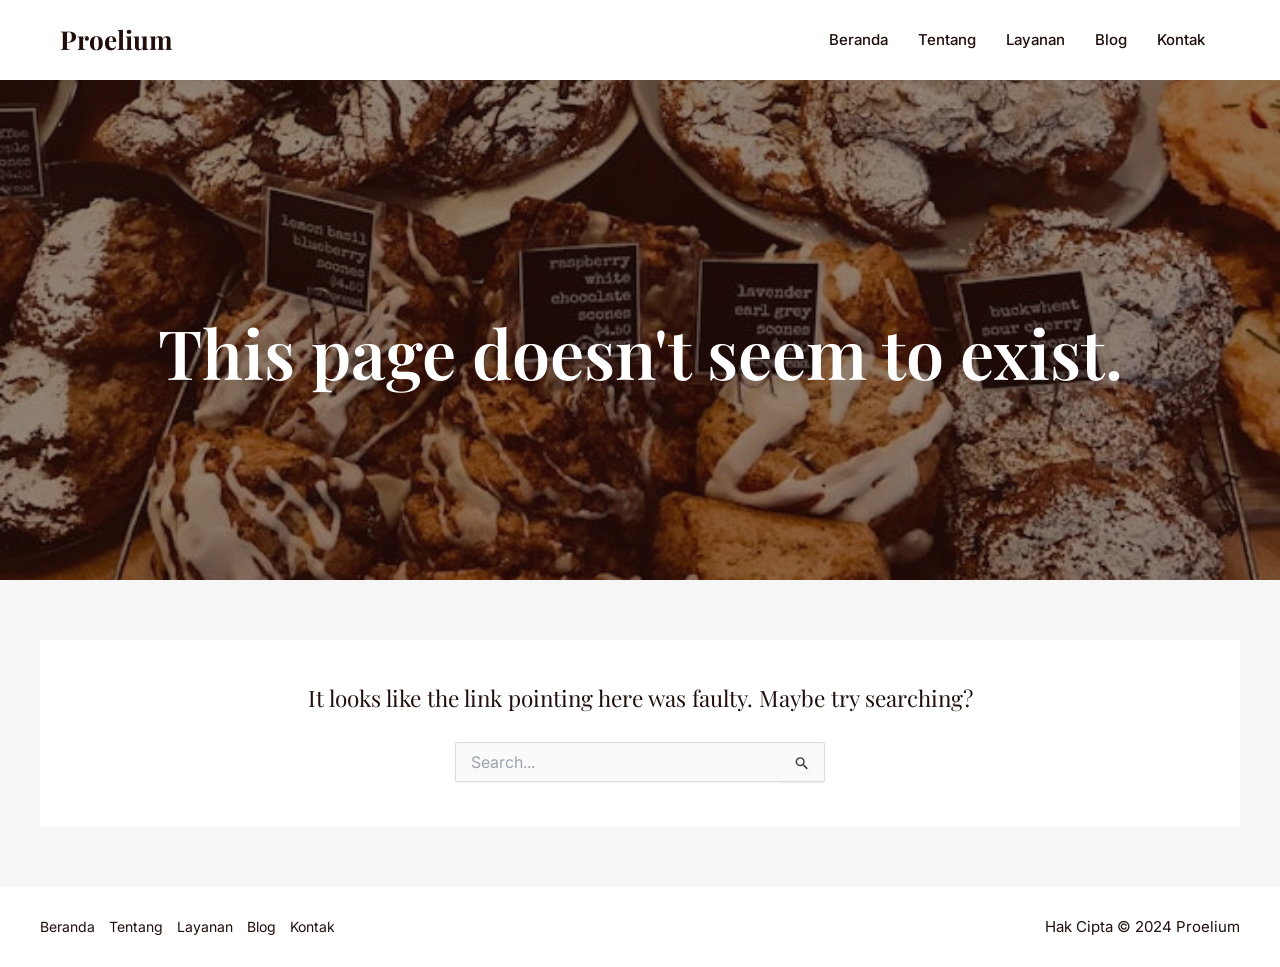
<file: 404/index.html>
<!DOCTYPE html>
<html lang="id">
<head>
<meta charset="UTF-8">
<meta name="viewport" content="width=device-width, initial-scale=1">
	 <link rel="profile" href="https://gmpg.org/xfn/11"> 
	 <title>Laman tidak ditemukan &#8211; Proelium</title>
<meta name="robots" content="max-image-preview:large">
<link rel="dns-prefetch" href="//fonts.googleapis.com">
<link rel="alternate" type="application/rss+xml" title="Proelium &raquo; Feed" href="/feed/">
<link rel="alternate" type="application/rss+xml" title="Proelium &raquo; Umpan Komentar" href="/comments/feed/">
<script>
window._wpemojiSettings = {"baseUrl":"https:\/\/s.w.org\/images\/core\/emoji\/15.0.3\/72x72\/","ext":".png","svgUrl":"https:\/\/s.w.org\/images\/core\/emoji\/15.0.3\/svg\/","svgExt":".svg","source":{"concatemoji":"\/wp-includes\/js\/wp-emoji-release.min.js?ver=6.5.3"}};
/*! This file is auto-generated */
!function(i,n){var o,s,e;function c(e){try{var t={supportTests:e,timestamp:(new Date).valueOf()};sessionStorage.setItem(o,JSON.stringify(t))}catch(e){}}function p(e,t,n){e.clearRect(0,0,e.canvas.width,e.canvas.height),e.fillText(t,0,0);var t=new Uint32Array(e.getImageData(0,0,e.canvas.width,e.canvas.height).data),r=(e.clearRect(0,0,e.canvas.width,e.canvas.height),e.fillText(n,0,0),new Uint32Array(e.getImageData(0,0,e.canvas.width,e.canvas.height).data));return t.every(function(e,t){return e===r[t]})}function u(e,t,n){switch(t){case"flag":return n(e,"🏳️‍⚧️","🏳️​⚧️")?!1:!n(e,"🇺🇳","🇺​🇳")&&!n(e,"🏴󠁧󠁢󠁥󠁮󠁧󠁿","🏴​󠁧​󠁢​󠁥​󠁮​󠁧​󠁿");case"emoji":return!n(e,"🐦‍⬛","🐦​⬛")}return!1}function f(e,t,n){var r="undefined"!=typeof WorkerGlobalScope&&self instanceof WorkerGlobalScope?new OffscreenCanvas(300,150):i.createElement("canvas"),a=r.getContext("2d",{willReadFrequently:!0}),o=(a.textBaseline="top",a.font="600 32px Arial",{});return e.forEach(function(e){o[e]=t(a,e,n)}),o}function t(e){var t=i.createElement("script");t.src=e,t.defer=!0,i.head.appendChild(t)}"undefined"!=typeof Promise&&(o="wpEmojiSettingsSupports",s=["flag","emoji"],n.supports={everything:!0,everythingExceptFlag:!0},e=new Promise(function(e){i.addEventListener("DOMContentLoaded",e,{once:!0})}),new Promise(function(t){var n=function(){try{var e=JSON.parse(sessionStorage.getItem(o));if("object"==typeof e&&"number"==typeof e.timestamp&&(new Date).valueOf()<e.timestamp+604800&&"object"==typeof e.supportTests)return e.supportTests}catch(e){}return null}();if(!n){if("undefined"!=typeof Worker&&"undefined"!=typeof OffscreenCanvas&&"undefined"!=typeof URL&&URL.createObjectURL&&"undefined"!=typeof Blob)try{var e="postMessage("+f.toString()+"("+[JSON.stringify(s),u.toString(),p.toString()].join(",")+"));",r=new Blob([e],{type:"text/javascript"}),a=new Worker(URL.createObjectURL(r),{name:"wpTestEmojiSupports"});return void(a.onmessage=function(e){c(n=e.data),a.terminate(),t(n)})}catch(e){}c(n=f(s,u,p))}t(n)}).then(function(e){for(var t in e)n.supports[t]=e[t],n.supports.everything=n.supports.everything&&n.supports[t],"flag"!==t&&(n.supports.everythingExceptFlag=n.supports.everythingExceptFlag&&n.supports[t]);n.supports.everythingExceptFlag=n.supports.everythingExceptFlag&&!n.supports.flag,n.DOMReady=!1,n.readyCallback=function(){n.DOMReady=!0}}).then(function(){return e}).then(function(){var e;n.supports.everything||(n.readyCallback(),(e=n.source||{}).concatemoji?t(e.concatemoji):e.wpemoji&&e.twemoji&&(t(e.twemoji),t(e.wpemoji)))}))}((window,document),window._wpemojiSettings);
</script>
<link rel="stylesheet" id="astra-theme-css-css" href="/wp-content/themes/astra/assets/css/minified/main.min.css?ver=4.6.16" media="all">
<style id="astra-theme-css-inline-css">:root{--ast-post-nav-space:0;--ast-container-default-xlg-padding:2.5em;--ast-container-default-lg-padding:2.5em;--ast-container-default-slg-padding:2em;--ast-container-default-md-padding:2.5em;--ast-container-default-sm-padding:2.5em;--ast-container-default-xs-padding:2.4em;--ast-container-default-xxs-padding:1.8em;--ast-code-block-background:#ECEFF3;--ast-comment-inputs-background:#F9FAFB;--ast-normal-container-width:1200px;--ast-narrow-container-width:750px;--ast-blog-title-font-weight:600;--ast-blog-meta-weight:600;}html{font-size:93.75%;}a{color:var(--ast-global-color-0);}a:hover,a:focus{color:var(--ast-global-color-1);}body,button,input,select,textarea,.ast-button,.ast-custom-button{font-family:'Inter',sans-serif;font-weight:inherit;font-size:15px;font-size:1rem;line-height:var(--ast-body-line-height,1.7em);}blockquote{color:var(--ast-global-color-3);}h1,.entry-content h1,h2,.entry-content h2,h3,.entry-content h3,h4,.entry-content h4,h5,.entry-content h5,h6,.entry-content h6,.site-title,.site-title a{font-family:'Playfair Display',serif;font-weight:700;}.ast-site-identity .site-title a{color:var(--ast-global-color-2);}.site-title{font-size:26px;font-size:1.7333333333333rem;display:block;}.site-header .site-description{font-size:15px;font-size:1rem;display:none;}.entry-title{font-size:26px;font-size:1.7333333333333rem;}.ast-blog-single-element.ast-taxonomy-container a{font-size:14px;font-size:0.93333333333333rem;}.ast-blog-meta-container{font-size:13px;font-size:0.86666666666667rem;}.archive .ast-article-post .ast-article-inner,.blog .ast-article-post .ast-article-inner,.archive .ast-article-post .ast-article-inner:hover,.blog .ast-article-post .ast-article-inner:hover{overflow:hidden;}h1,.entry-content h1{font-size:60px;font-size:4rem;font-weight:700;font-family:'Playfair Display',serif;line-height:1.15em;}h2,.entry-content h2{font-size:40px;font-size:2.6666666666667rem;font-weight:700;font-family:'Playfair Display',serif;line-height:1.16em;}h3,.entry-content h3{font-size:26px;font-size:1.7333333333333rem;font-weight:700;font-family:'Playfair Display',serif;line-height:1.2em;}h4,.entry-content h4{font-size:24px;font-size:1.6rem;line-height:1.3em;font-weight:700;font-family:'Playfair Display',serif;}h5,.entry-content h5{font-size:18px;font-size:1.2rem;line-height:1.36em;font-weight:700;font-family:'Playfair Display',serif;}h6,.entry-content h6{font-size:14px;font-size:0.93333333333333rem;line-height:1em;font-weight:500;font-family:'Montserrat',sans-serif;letter-spacing:2px;}::selection{background-color:var(--ast-global-color-0);color:#000000;}body,h1,.entry-title a,.entry-content h1,h2,.entry-content h2,h3,.entry-content h3,h4,.entry-content h4,h5,.entry-content h5,h6,.entry-content h6{color:var(--ast-global-color-3);}.tagcloud a:hover,.tagcloud a:focus,.tagcloud a.current-item{color:#000000;border-color:var(--ast-global-color-0);background-color:var(--ast-global-color-0);}input:focus,input[type="text"]:focus,input[type="email"]:focus,input[type="url"]:focus,input[type="password"]:focus,input[type="reset"]:focus,input[type="search"]:focus,textarea:focus{border-color:var(--ast-global-color-0);}input[type="radio"]:checked,input[type=reset],input[type="checkbox"]:checked,input[type="checkbox"]:hover:checked,input[type="checkbox"]:focus:checked,input[type=range]::-webkit-slider-thumb{border-color:var(--ast-global-color-0);background-color:var(--ast-global-color-0);box-shadow:none;}.site-footer a:hover + .post-count,.site-footer a:focus + .post-count{background:var(--ast-global-color-0);border-color:var(--ast-global-color-0);}.single .nav-links .nav-previous,.single .nav-links .nav-next{color:var(--ast-global-color-0);}.entry-meta,.entry-meta *{line-height:1.45;color:var(--ast-global-color-0);font-weight:600;}.entry-meta a:not(.ast-button):hover,.entry-meta a:not(.ast-button):hover *,.entry-meta a:not(.ast-button):focus,.entry-meta a:not(.ast-button):focus *,.page-links > .page-link,.page-links .page-link:hover,.post-navigation a:hover{color:var(--ast-global-color-1);}#cat option,.secondary .calendar_wrap thead a,.secondary .calendar_wrap thead a:visited{color:var(--ast-global-color-0);}.secondary .calendar_wrap #today,.ast-progress-val span{background:var(--ast-global-color-0);}.secondary a:hover + .post-count,.secondary a:focus + .post-count{background:var(--ast-global-color-0);border-color:var(--ast-global-color-0);}.calendar_wrap #today > a{color:#000000;}.page-links .page-link,.single .post-navigation a{color:var(--ast-global-color-3);}.ast-search-menu-icon .search-form button.search-submit{padding:0 4px;}.ast-search-menu-icon form.search-form{padding-right:0;}.ast-search-menu-icon.slide-search input.search-field{width:0;}.ast-header-search .ast-search-menu-icon.ast-dropdown-active .search-form,.ast-header-search .ast-search-menu-icon.ast-dropdown-active .search-field:focus{transition:all 0.2s;}.search-form input.search-field:focus{outline:none;}.ast-search-menu-icon .search-form button.search-submit:focus,.ast-theme-transparent-header .ast-header-search .ast-dropdown-active .ast-icon,.ast-theme-transparent-header .ast-inline-search .search-field:focus .ast-icon{color:var(--ast-global-color-1);}.ast-header-search .slide-search .search-form{border:2px solid var(--ast-global-color-0);}.ast-header-search .slide-search .search-field{background-color:#fff;}.ast-archive-title{color:var(--ast-global-color-2);}.widget-title,.widget .wp-block-heading{font-size:21px;font-size:1.4rem;color:var(--ast-global-color-2);}.ast-single-post .entry-content a,.ast-comment-content a:not(.ast-comment-edit-reply-wrap a){text-decoration:underline;}.ast-single-post .elementor-button-wrapper .elementor-button,.ast-single-post .entry-content .uagb-tab a,.ast-single-post .entry-content .uagb-ifb-cta a,.ast-single-post .entry-content .uabb-module-content a,.ast-single-post .entry-content .uagb-post-grid a,.ast-single-post .entry-content .uagb-timeline a,.ast-single-post .entry-content .uagb-toc__wrap a,.ast-single-post .entry-content .uagb-taxomony-box a,.ast-single-post .entry-content .woocommerce a,.entry-content .wp-block-latest-posts > li > a,.ast-single-post .entry-content .wp-block-file__button,li.ast-post-filter-single,.ast-single-post .ast-comment-content .comment-reply-link,.ast-single-post .ast-comment-content .comment-edit-link{text-decoration:none;}.ast-search-menu-icon.slide-search a:focus-visible:focus-visible,.astra-search-icon:focus-visible,#close:focus-visible,a:focus-visible,.ast-menu-toggle:focus-visible,.site .skip-link:focus-visible,.wp-block-loginout input:focus-visible,.wp-block-search.wp-block-search__button-inside .wp-block-search__inside-wrapper,.ast-header-navigation-arrow:focus-visible,.woocommerce .wc-proceed-to-checkout > .checkout-button:focus-visible,.woocommerce .woocommerce-MyAccount-navigation ul li a:focus-visible,.ast-orders-table__row .ast-orders-table__cell:focus-visible,.woocommerce .woocommerce-order-details .order-again > .button:focus-visible,.woocommerce .woocommerce-message a.button.wc-forward:focus-visible,.woocommerce #minus_qty:focus-visible,.woocommerce #plus_qty:focus-visible,a#ast-apply-coupon:focus-visible,.woocommerce .woocommerce-info a:focus-visible,.woocommerce .astra-shop-summary-wrap a:focus-visible,.woocommerce a.wc-forward:focus-visible,#ast-apply-coupon:focus-visible,.woocommerce-js .woocommerce-mini-cart-item a.remove:focus-visible,#close:focus-visible,.button.search-submit:focus-visible,#search_submit:focus,.normal-search:focus-visible,.ast-header-account-wrap:focus-visible{outline-style:dotted;outline-color:inherit;outline-width:thin;}input:focus,input[type="text"]:focus,input[type="email"]:focus,input[type="url"]:focus,input[type="password"]:focus,input[type="reset"]:focus,input[type="search"]:focus,input[type="number"]:focus,textarea:focus,.wp-block-search__input:focus,[data-section="section-header-mobile-trigger"] .ast-button-wrap .ast-mobile-menu-trigger-minimal:focus,.ast-mobile-popup-drawer.active .menu-toggle-close:focus,.woocommerce-ordering select.orderby:focus,#ast-scroll-top:focus,#coupon_code:focus,.woocommerce-page #comment:focus,.woocommerce #reviews #respond input#submit:focus,.woocommerce a.add_to_cart_button:focus,.woocommerce .button.single_add_to_cart_button:focus,.woocommerce .woocommerce-cart-form button:focus,.woocommerce .woocommerce-cart-form__cart-item .quantity .qty:focus,.woocommerce .woocommerce-billing-fields .woocommerce-billing-fields__field-wrapper .woocommerce-input-wrapper > .input-text:focus,.woocommerce #order_comments:focus,.woocommerce #place_order:focus,.woocommerce .woocommerce-address-fields .woocommerce-address-fields__field-wrapper .woocommerce-input-wrapper > .input-text:focus,.woocommerce .woocommerce-MyAccount-content form button:focus,.woocommerce .woocommerce-MyAccount-content .woocommerce-EditAccountForm .woocommerce-form-row .woocommerce-Input.input-text:focus,.woocommerce .ast-woocommerce-container .woocommerce-pagination ul.page-numbers li a:focus,body #content .woocommerce form .form-row .select2-container--default .select2-selection--single:focus,#ast-coupon-code:focus,.woocommerce.woocommerce-js .quantity input[type=number]:focus,.woocommerce-js .woocommerce-mini-cart-item .quantity input[type=number]:focus,.woocommerce p#ast-coupon-trigger:focus{border-style:dotted;border-color:inherit;border-width:thin;}input{outline:none;}.ast-logo-title-inline .site-logo-img{padding-right:1em;}body .ast-oembed-container *{position:absolute;top:0;width:100%;height:100%;left:0;}body .wp-block-embed-pocket-casts .ast-oembed-container *{position:unset;}.ast-single-post-featured-section + article {margin-top: 2em;}.site-content .ast-single-post-featured-section img {width: 100%;overflow: hidden;object-fit: cover;}.site > .ast-single-related-posts-container {margin-top: 0;}@media (min-width: 922px) {.ast-desktop .ast-container--narrow {max-width: var(--ast-narrow-container-width);margin: 0 auto;}}input[type="text"],input[type="number"],input[type="email"],input[type="url"],input[type="password"],input[type="search"],input[type=reset],input[type=tel],input[type=date],select,textarea{font-size:16px;font-style:normal;font-weight:400;line-height:24px;width:100%;padding:12px 16px;border-radius:4px;box-shadow:0px 1px 2px 0px rgba(0,0,0,0.05);color:var(--ast-form-input-text,#475569);}input[type="text"],input[type="number"],input[type="email"],input[type="url"],input[type="password"],input[type="search"],input[type=reset],input[type=tel],input[type=date],select{height:40px;}input[type="date"]{border-width:1px;border-style:solid;border-color:var(--ast-border-color);}input[type="text"]:focus,input[type="number"]:focus,input[type="email"]:focus,input[type="url"]:focus,input[type="password"]:focus,input[type="search"]:focus,input[type=reset]:focus,input[type="tel"]:focus,input[type="date"]:focus,select:focus,textarea:focus{border-color:#046BD2;box-shadow:none;outline:none;color:var(--ast-form-input-focus-text,#475569);}label,legend{color:#111827;font-size:14px;font-style:normal;font-weight:500;line-height:20px;}select{padding:6px 10px;}fieldset{padding:30px;border-radius:4px;}button,.ast-button,.button,input[type="button"],input[type="reset"],input[type="submit"]{border-radius:4px;box-shadow:0px 1px 2px 0px rgba(0,0,0,0.05);}:root{--ast-comment-inputs-background:#FFF;}::placeholder{color:var(--ast-form-field-color,#9CA3AF);}::-ms-input-placeholder{color:var(--ast-form-field-color,#9CA3AF);}@media (max-width:921.9px){#ast-desktop-header{display:none;}}@media (min-width:922px){#ast-mobile-header{display:none;}}.wp-block-buttons.aligncenter{justify-content:center;}@media (max-width:921px){.ast-separate-container #primary,.ast-narrow-container #primary{padding-top:0px;}}@media (max-width:544px){.ast-separate-container #primary,.ast-narrow-container #primary{padding-top:0px;}}@media (max-width:921px){.ast-separate-container #primary,.ast-narrow-container #primary{padding-bottom:0px;}}@media (max-width:544px){.ast-separate-container #primary,.ast-narrow-container #primary{padding-bottom:0px;}}.wp-block-button.is-style-outline .wp-block-button__link{border-color:var(--ast-global-color-0);border-top-width:2px;border-right-width:2px;border-bottom-width:2px;border-left-width:2px;}div.wp-block-button.is-style-outline > .wp-block-button__link:not(.has-text-color),div.wp-block-button.wp-block-button__link.is-style-outline:not(.has-text-color){color:var(--ast-global-color-0);}.wp-block-button.is-style-outline .wp-block-button__link:hover,.wp-block-buttons .wp-block-button.is-style-outline .wp-block-button__link:focus,.wp-block-buttons .wp-block-button.is-style-outline > .wp-block-button__link:not(.has-text-color):hover,.wp-block-buttons .wp-block-button.wp-block-button__link.is-style-outline:not(.has-text-color):hover{color:#ffffff;background-color:var(--ast-global-color-1);border-color:var(--ast-global-color-1);}.post-page-numbers.current .page-link,.ast-pagination .page-numbers.current{color:#000000;border-color:var(--ast-global-color-0);background-color:var(--ast-global-color-0);}.wp-block-button.is-style-outline .wp-block-button__link{border-top-width:2px;border-right-width:2px;border-bottom-width:2px;border-left-width:2px;}.wp-block-buttons .wp-block-button.is-style-outline .wp-block-button__link.wp-element-button,.ast-outline-button,.wp-block-uagb-buttons-child .uagb-buttons-repeater.ast-outline-button{border-color:var(--ast-global-color-0);border-top-width:2px;border-right-width:2px;border-bottom-width:2px;border-left-width:2px;font-family:'Montserrat',sans-serif;font-weight:500;font-size:14px;font-size:0.93333333333333rem;line-height:1em;text-transform:uppercase;letter-spacing:2px;padding-top:16px;padding-right:28px;padding-bottom:16px;padding-left:28px;border-top-left-radius:6px;border-top-right-radius:6px;border-bottom-right-radius:6px;border-bottom-left-radius:6px;}.wp-block-buttons .wp-block-button.is-style-outline > .wp-block-button__link:not(.has-text-color),.wp-block-buttons .wp-block-button.wp-block-button__link.is-style-outline:not(.has-text-color),.ast-outline-button{color:var(--ast-global-color-0);}.wp-block-button.is-style-outline .wp-block-button__link:hover,.wp-block-buttons .wp-block-button.is-style-outline .wp-block-button__link:focus,.wp-block-buttons .wp-block-button.is-style-outline > .wp-block-button__link:not(.has-text-color):hover,.wp-block-buttons .wp-block-button.wp-block-button__link.is-style-outline:not(.has-text-color):hover,.ast-outline-button:hover,.ast-outline-button:focus,.wp-block-uagb-buttons-child .uagb-buttons-repeater.ast-outline-button:hover,.wp-block-uagb-buttons-child .uagb-buttons-repeater.ast-outline-button:focus{color:#ffffff;background-color:var(--ast-global-color-1);border-color:var(--ast-global-color-1);}.ast-single-post .entry-content a.ast-outline-button,.ast-single-post .entry-content .is-style-outline>.wp-block-button__link{text-decoration:none;}.uagb-buttons-repeater.ast-outline-button{border-radius:9999px;}@media (max-width:921px){.wp-block-buttons .wp-block-button.is-style-outline .wp-block-button__link.wp-element-button,.ast-outline-button,.wp-block-uagb-buttons-child .uagb-buttons-repeater.ast-outline-button{font-size:14px;font-size:0.93333333333333rem;padding-top:14px;padding-right:24px;padding-bottom:14px;padding-left:24px;border-top-left-radius:6px;border-top-right-radius:6px;border-bottom-right-radius:6px;border-bottom-left-radius:6px;}}@media (max-width:544px){.wp-block-buttons .wp-block-button.is-style-outline .wp-block-button__link.wp-element-button,.ast-outline-button,.wp-block-uagb-buttons-child .uagb-buttons-repeater.ast-outline-button{font-size:14px;font-size:0.93333333333333rem;padding-top:14px;padding-right:22px;padding-bottom:14px;padding-left:22px;border-top-left-radius:6px;border-top-right-radius:6px;border-bottom-right-radius:6px;border-bottom-left-radius:6px;}}.entry-content[ast-blocks-layout] > figure{margin-bottom:1em;}h1.widget-title{font-weight:700;}h2.widget-title{font-weight:700;}h3.widget-title{font-weight:700;}#page{display:flex;flex-direction:column;min-height:100vh;}.ast-404-layout-1 h1.page-title{color:var(--ast-global-color-2);}.single .post-navigation a{line-height:1em;height:inherit;}.error-404 .page-sub-title{font-size:1.5rem;font-weight:inherit;}.search .site-content .content-area .search-form{margin-bottom:0;}#page .site-content{flex-grow:1;}.widget{margin-bottom:1.25em;}#secondary li{line-height:1.5em;}#secondary .wp-block-group h2{margin-bottom:0.7em;}#secondary h2{font-size:1.7rem;}.ast-separate-container .ast-article-post,.ast-separate-container .ast-article-single,.ast-separate-container .comment-respond{padding:3em;}.ast-separate-container .ast-article-single .ast-article-single{padding:0;}.ast-article-single .wp-block-post-template-is-layout-grid{padding-left:0;}.ast-separate-container .comments-title,.ast-narrow-container .comments-title{padding:1.5em 2em;}.ast-page-builder-template .comment-form-textarea,.ast-comment-formwrap .ast-grid-common-col{padding:0;}.ast-comment-formwrap{padding:0;display:inline-flex;column-gap:20px;width:100%;margin-left:0;margin-right:0;}.comments-area textarea#comment:focus,.comments-area textarea#comment:active,.comments-area .ast-comment-formwrap input[type="text"]:focus,.comments-area .ast-comment-formwrap input[type="text"]:active {box-shadow:none;outline:none;}.archive.ast-page-builder-template .entry-header{margin-top:2em;}.ast-page-builder-template .ast-comment-formwrap{width:100%;}.entry-title{margin-bottom:0.6em;}.ast-archive-description p{font-size:inherit;font-weight:inherit;line-height:inherit;}.ast-separate-container .ast-comment-list li.depth-1,.hentry{margin-bottom:1.5em;}.site-content section.ast-archive-description{margin-bottom:2em;}@media (min-width:921px){.ast-left-sidebar.ast-page-builder-template #secondary,.archive.ast-right-sidebar.ast-page-builder-template .site-main{padding-left:20px;padding-right:20px;}}@media (max-width:544px){.ast-comment-formwrap.ast-row{column-gap:10px;display:inline-block;}#ast-commentform .ast-grid-common-col{position:relative;width:100%;}}@media (min-width:1201px){.ast-separate-container .ast-article-post,.ast-separate-container .ast-article-single,.ast-separate-container .ast-author-box,.ast-separate-container .ast-404-layout-1,.ast-separate-container .no-results{padding:3em;}}@media (max-width:921px){.ast-separate-container #primary,.ast-separate-container #secondary{padding:1.5em 0;}#primary,#secondary{padding:1.5em 0;margin:0;}.ast-left-sidebar #content > .ast-container{display:flex;flex-direction:column-reverse;width:100%;}}@media (min-width:922px){.ast-separate-container.ast-right-sidebar #primary,.ast-separate-container.ast-left-sidebar #primary{border:0;}.search-no-results.ast-separate-container #primary{margin-bottom:4em;}}.ast-404-layout-1 .ast-404-text{font-size:200px;font-size:13.333333333333rem;}@media (min-width:922px){.error404.ast-separate-container #primary{margin-bottom:4em;}}@media (max-width:920px){.ast-404-layout-1 .ast-404-text{font-size:100px;font-size:6.6666666666667rem;}}.wp-block-button .wp-block-button__link{color:#ffffff;}.wp-block-button .wp-block-button__link:hover,.wp-block-button .wp-block-button__link:focus{color:#ffffff;background-color:var(--ast-global-color-1);border-color:var(--ast-global-color-1);}.elementor-widget-heading h1.elementor-heading-title{line-height:1.15em;}.elementor-widget-heading h2.elementor-heading-title{line-height:1.16em;}.elementor-widget-heading h3.elementor-heading-title{line-height:1.2em;}.elementor-widget-heading h4.elementor-heading-title{line-height:1.3em;}.elementor-widget-heading h5.elementor-heading-title{line-height:1.36em;}.elementor-widget-heading h6.elementor-heading-title{line-height:1em;}.wp-block-button .wp-block-button__link,.wp-block-search .wp-block-search__button,body .wp-block-file .wp-block-file__button{border-style:solid;border-top-width:2px;border-right-width:2px;border-left-width:2px;border-bottom-width:2px;border-color:var(--ast-global-color-0);background-color:var(--ast-global-color-0);color:#ffffff;font-family:'Inter',sans-serif;font-weight:500;line-height:1em;text-transform:uppercase;letter-spacing:1px;font-size:14px;font-size:0.93333333333333rem;border-top-left-radius:6px;border-top-right-radius:6px;border-bottom-right-radius:6px;border-bottom-left-radius:6px;padding-top:16px;padding-right:28px;padding-bottom:16px;padding-left:28px;}.ast-single-post .entry-content .wp-block-button .wp-block-button__link,.ast-single-post .entry-content .wp-block-search .wp-block-search__button,body .entry-content .wp-block-file .wp-block-file__button{text-decoration:none;}@media (max-width:921px){.wp-block-button .wp-block-button__link,.wp-block-search .wp-block-search__button,body .wp-block-file .wp-block-file__button{font-size:14px;font-size:0.93333333333333rem;padding-top:14px;padding-right:24px;padding-bottom:14px;padding-left:24px;border-top-left-radius:6px;border-top-right-radius:6px;border-bottom-right-radius:6px;border-bottom-left-radius:6px;}}@media (max-width:544px){.wp-block-button .wp-block-button__link,.wp-block-search .wp-block-search__button,body .wp-block-file .wp-block-file__button{font-size:14px;font-size:0.93333333333333rem;padding-top:14px;padding-right:22px;padding-bottom:14px;padding-left:22px;border-top-left-radius:6px;border-top-right-radius:6px;border-bottom-right-radius:6px;border-bottom-left-radius:6px;}}.menu-toggle,button,.ast-button,.ast-custom-button,.button,input#submit,input[type="button"],input[type="submit"],input[type="reset"],#comments .submit,.search .search-submit,form[CLASS*="wp-block-search__"].wp-block-search .wp-block-search__inside-wrapper .wp-block-search__button,body .wp-block-file .wp-block-file__button,.search .search-submit,.woocommerce-js a.button,.woocommerce button.button,.woocommerce .woocommerce-message a.button,.woocommerce #respond input#submit.alt,.woocommerce input.button.alt,.woocommerce input.button,.woocommerce input.button:disabled,.woocommerce input.button:disabled[disabled],.woocommerce input.button:disabled:hover,.woocommerce input.button:disabled[disabled]:hover,.woocommerce #respond input#submit,.woocommerce button.button.alt.disabled,.wc-block-grid__products .wc-block-grid__product .wp-block-button__link,.wc-block-grid__product-onsale,[CLASS*="wc-block"] button,.woocommerce-js .astra-cart-drawer .astra-cart-drawer-content .woocommerce-mini-cart__buttons .button:not(.checkout):not(.ast-continue-shopping),.woocommerce-js .astra-cart-drawer .astra-cart-drawer-content .woocommerce-mini-cart__buttons a.checkout,.woocommerce button.button.alt.disabled.wc-variation-selection-needed,[CLASS*="wc-block"] .wc-block-components-button{border-style:solid;border-top-width:2px;border-right-width:2px;border-left-width:2px;border-bottom-width:2px;color:#ffffff;border-color:var(--ast-global-color-0);background-color:var(--ast-global-color-0);padding-top:16px;padding-right:28px;padding-bottom:16px;padding-left:28px;font-family:'Inter',sans-serif;font-weight:500;font-size:14px;font-size:0.93333333333333rem;line-height:1em;text-transform:uppercase;letter-spacing:1px;border-top-left-radius:6px;border-top-right-radius:6px;border-bottom-right-radius:6px;border-bottom-left-radius:6px;}button:focus,.menu-toggle:hover,button:hover,.ast-button:hover,.ast-custom-button:hover .button:hover,.ast-custom-button:hover ,input[type=reset]:hover,input[type=reset]:focus,input#submit:hover,input#submit:focus,input[type="button"]:hover,input[type="button"]:focus,input[type="submit"]:hover,input[type="submit"]:focus,form[CLASS*="wp-block-search__"].wp-block-search .wp-block-search__inside-wrapper .wp-block-search__button:hover,form[CLASS*="wp-block-search__"].wp-block-search .wp-block-search__inside-wrapper .wp-block-search__button:focus,body .wp-block-file .wp-block-file__button:hover,body .wp-block-file .wp-block-file__button:focus,.woocommerce-js a.button:hover,.woocommerce button.button:hover,.woocommerce .woocommerce-message a.button:hover,.woocommerce #respond input#submit:hover,.woocommerce #respond input#submit.alt:hover,.woocommerce input.button.alt:hover,.woocommerce input.button:hover,.woocommerce button.button.alt.disabled:hover,.wc-block-grid__products .wc-block-grid__product .wp-block-button__link:hover,[CLASS*="wc-block"] button:hover,.woocommerce-js .astra-cart-drawer .astra-cart-drawer-content .woocommerce-mini-cart__buttons .button:not(.checkout):not(.ast-continue-shopping):hover,.woocommerce-js .astra-cart-drawer .astra-cart-drawer-content .woocommerce-mini-cart__buttons a.checkout:hover,.woocommerce button.button.alt.disabled.wc-variation-selection-needed:hover,[CLASS*="wc-block"] .wc-block-components-button:hover,[CLASS*="wc-block"] .wc-block-components-button:focus{color:#ffffff;background-color:var(--ast-global-color-1);border-color:var(--ast-global-color-1);}form[CLASS*="wp-block-search__"].wp-block-search .wp-block-search__inside-wrapper .wp-block-search__button.has-icon{padding-top:calc(16px - 3px);padding-right:calc(28px - 3px);padding-bottom:calc(16px - 3px);padding-left:calc(28px - 3px);}@media (max-width:921px){.menu-toggle,button,.ast-button,.ast-custom-button,.button,input#submit,input[type="button"],input[type="submit"],input[type="reset"],#comments .submit,.search .search-submit,form[CLASS*="wp-block-search__"].wp-block-search .wp-block-search__inside-wrapper .wp-block-search__button,body .wp-block-file .wp-block-file__button,.search .search-submit,.woocommerce-js a.button,.woocommerce button.button,.woocommerce .woocommerce-message a.button,.woocommerce #respond input#submit.alt,.woocommerce input.button.alt,.woocommerce input.button,.woocommerce input.button:disabled,.woocommerce input.button:disabled[disabled],.woocommerce input.button:disabled:hover,.woocommerce input.button:disabled[disabled]:hover,.woocommerce #respond input#submit,.woocommerce button.button.alt.disabled,.wc-block-grid__products .wc-block-grid__product .wp-block-button__link,.wc-block-grid__product-onsale,[CLASS*="wc-block"] button,.woocommerce-js .astra-cart-drawer .astra-cart-drawer-content .woocommerce-mini-cart__buttons .button:not(.checkout):not(.ast-continue-shopping),.woocommerce-js .astra-cart-drawer .astra-cart-drawer-content .woocommerce-mini-cart__buttons a.checkout,.woocommerce button.button.alt.disabled.wc-variation-selection-needed,[CLASS*="wc-block"] .wc-block-components-button{padding-top:14px;padding-right:24px;padding-bottom:14px;padding-left:24px;font-size:14px;font-size:0.93333333333333rem;border-top-left-radius:6px;border-top-right-radius:6px;border-bottom-right-radius:6px;border-bottom-left-radius:6px;}}@media (max-width:544px){.menu-toggle,button,.ast-button,.ast-custom-button,.button,input#submit,input[type="button"],input[type="submit"],input[type="reset"],#comments .submit,.search .search-submit,form[CLASS*="wp-block-search__"].wp-block-search .wp-block-search__inside-wrapper .wp-block-search__button,body .wp-block-file .wp-block-file__button,.search .search-submit,.woocommerce-js a.button,.woocommerce button.button,.woocommerce .woocommerce-message a.button,.woocommerce #respond input#submit.alt,.woocommerce input.button.alt,.woocommerce input.button,.woocommerce input.button:disabled,.woocommerce input.button:disabled[disabled],.woocommerce input.button:disabled:hover,.woocommerce input.button:disabled[disabled]:hover,.woocommerce #respond input#submit,.woocommerce button.button.alt.disabled,.wc-block-grid__products .wc-block-grid__product .wp-block-button__link,.wc-block-grid__product-onsale,[CLASS*="wc-block"] button,.woocommerce-js .astra-cart-drawer .astra-cart-drawer-content .woocommerce-mini-cart__buttons .button:not(.checkout):not(.ast-continue-shopping),.woocommerce-js .astra-cart-drawer .astra-cart-drawer-content .woocommerce-mini-cart__buttons a.checkout,.woocommerce button.button.alt.disabled.wc-variation-selection-needed,[CLASS*="wc-block"] .wc-block-components-button{padding-top:14px;padding-right:22px;padding-bottom:14px;padding-left:22px;font-size:14px;font-size:0.93333333333333rem;border-top-left-radius:6px;border-top-right-radius:6px;border-bottom-right-radius:6px;border-bottom-left-radius:6px;}}@media (max-width:921px){.menu-toggle,button,.ast-button,.button,input#submit,input[type="button"],input[type="submit"],input[type="reset"]{font-size:14px;font-size:0.93333333333333rem;}.ast-mobile-header-stack .main-header-bar .ast-search-menu-icon{display:inline-block;}.ast-header-break-point.ast-header-custom-item-outside .ast-mobile-header-stack .main-header-bar .ast-search-icon{margin:0;}.ast-comment-avatar-wrap img{max-width:2.5em;}.ast-comment-meta{padding:0 1.8888em 1.3333em;}}@media (min-width:544px){.ast-container{max-width:100%;}}@media (max-width:544px){.ast-separate-container .ast-article-post,.ast-separate-container .ast-article-single,.ast-separate-container .comments-title,.ast-separate-container .ast-archive-description{padding:1.5em 1em;}.ast-separate-container #content .ast-container{padding-left:0.54em;padding-right:0.54em;}.ast-separate-container .ast-comment-list .bypostauthor{padding:.5em;}.ast-search-menu-icon.ast-dropdown-active .search-field{width:170px;}.menu-toggle,button,.ast-button,.button,input#submit,input[type="button"],input[type="submit"],input[type="reset"]{font-size:14px;font-size:0.93333333333333rem;}}.ast-separate-container{background-color:var(--ast-global-color-4);;background-image:none;;}@media (max-width:921px){.widget-title{font-size:20px;font-size:1.4285714285714rem;}body,button,input,select,textarea,.ast-button,.ast-custom-button{font-size:14px;font-size:0.93333333333333rem;}#secondary,#secondary button,#secondary input,#secondary select,#secondary textarea{font-size:14px;font-size:0.93333333333333rem;}.site-title{font-size:20px;font-size:1.3333333333333rem;display:block;}.site-header .site-description{display:none;}.entry-title{font-size:24px;font-size:1.6rem;}h1,.entry-content h1{font-size:48px;}h2,.entry-content h2{font-size:30px;}h3,.entry-content h3{font-size:24px;}h4,.entry-content h4{font-size:20px;font-size:1.3333333333333rem;}h5,.entry-content h5{font-size:16px;font-size:1.0666666666667rem;}h6,.entry-content h6{font-size:14px;font-size:0.93333333333333rem;}}@media (max-width:544px){.widget-title{font-size:20px;font-size:1.4285714285714rem;}body,button,input,select,textarea,.ast-button,.ast-custom-button{font-size:14px;font-size:0.93333333333333rem;}#secondary,#secondary button,#secondary input,#secondary select,#secondary textarea{font-size:14px;font-size:0.93333333333333rem;}.site-title{font-size:18px;font-size:1.2rem;display:block;}.site-header .site-description{display:none;}.entry-title{font-size:24px;font-size:1.6rem;}h1,.entry-content h1{font-size:38px;}h2,.entry-content h2{font-size:30px;}h3,.entry-content h3{font-size:24px;}h4,.entry-content h4{font-size:20px;font-size:1.3333333333333rem;}h5,.entry-content h5{font-size:16px;font-size:1.0666666666667rem;}h6,.entry-content h6{font-size:14px;font-size:0.93333333333333rem;}}@media (max-width:544px){html{font-size:93.75%;}}@media (min-width:922px){.ast-container{max-width:1240px;}}@media (min-width:922px){.site-content .ast-container{display:flex;}}@media (max-width:921px){.site-content .ast-container{flex-direction:column;}}@media (min-width:922px){.main-header-menu .sub-menu .menu-item.ast-left-align-sub-menu:hover > .sub-menu,.main-header-menu .sub-menu .menu-item.ast-left-align-sub-menu.focus > .sub-menu{margin-left:-0px;}}.entry-content li > p{margin-bottom:0;}.site .comments-area{padding-top:2em;padding-bottom:2em;margin-top:2em;}.wp-block-file {display: flex;align-items: center;flex-wrap: wrap;justify-content: space-between;}.wp-block-pullquote {border: none;}.wp-block-pullquote blockquote::before {content: "\201D";font-family: "Helvetica",sans-serif;display: flex;transform: rotate( 180deg );font-size: 6rem;font-style: normal;line-height: 1;font-weight: bold;align-items: center;justify-content: center;}.has-text-align-right > blockquote::before {justify-content: flex-start;}.has-text-align-left > blockquote::before {justify-content: flex-end;}figure.wp-block-pullquote.is-style-solid-color blockquote {max-width: 100%;text-align: inherit;}html body {--wp--custom--ast-default-block-top-padding: 100px;--wp--custom--ast-default-block-right-padding: 80px;--wp--custom--ast-default-block-bottom-padding: 100px;--wp--custom--ast-default-block-left-padding: 80px;--wp--custom--ast-container-width: 1200px;--wp--custom--ast-content-width-size: 1200px;--wp--custom--ast-wide-width-size: calc(1200px + var(--wp--custom--ast-default-block-left-padding) + var(--wp--custom--ast-default-block-right-padding));}.ast-narrow-container {--wp--custom--ast-content-width-size: 750px;--wp--custom--ast-wide-width-size: 750px;}@media(max-width: 921px) {html body {--wp--custom--ast-default-block-top-padding: 50px;--wp--custom--ast-default-block-right-padding: 50px;--wp--custom--ast-default-block-bottom-padding: 50px;--wp--custom--ast-default-block-left-padding: 50px;}}@media(max-width: 544px) {html body {--wp--custom--ast-default-block-top-padding: 50px;--wp--custom--ast-default-block-right-padding: 30px;--wp--custom--ast-default-block-bottom-padding: 50px;--wp--custom--ast-default-block-left-padding: 30px;}}.entry-content > .wp-block-group,.entry-content > .wp-block-cover,.entry-content > .wp-block-columns {padding-top: var(--wp--custom--ast-default-block-top-padding);padding-right: var(--wp--custom--ast-default-block-right-padding);padding-bottom: var(--wp--custom--ast-default-block-bottom-padding);padding-left: var(--wp--custom--ast-default-block-left-padding);}.ast-plain-container.ast-no-sidebar .entry-content > .alignfull,.ast-page-builder-template .ast-no-sidebar .entry-content > .alignfull {margin-left: calc( -50vw + 50%);margin-right: calc( -50vw + 50%);max-width: 100vw;width: 100vw;}.ast-plain-container.ast-no-sidebar .entry-content .alignfull .alignfull,.ast-page-builder-template.ast-no-sidebar .entry-content .alignfull .alignfull,.ast-plain-container.ast-no-sidebar .entry-content .alignfull .alignwide,.ast-page-builder-template.ast-no-sidebar .entry-content .alignfull .alignwide,.ast-plain-container.ast-no-sidebar .entry-content .alignwide .alignfull,.ast-page-builder-template.ast-no-sidebar .entry-content .alignwide .alignfull,.ast-plain-container.ast-no-sidebar .entry-content .alignwide .alignwide,.ast-page-builder-template.ast-no-sidebar .entry-content .alignwide .alignwide,.ast-plain-container.ast-no-sidebar .entry-content .wp-block-column .alignfull,.ast-page-builder-template.ast-no-sidebar .entry-content .wp-block-column .alignfull,.ast-plain-container.ast-no-sidebar .entry-content .wp-block-column .alignwide,.ast-page-builder-template.ast-no-sidebar .entry-content .wp-block-column .alignwide {margin-left: auto;margin-right: auto;width: 100%;}[ast-blocks-layout] .wp-block-separator:not(.is-style-dots) {height: 0;}[ast-blocks-layout] .wp-block-separator {margin: 20px auto;}[ast-blocks-layout] .wp-block-separator:not(.is-style-wide):not(.is-style-dots) {max-width: 100px;}[ast-blocks-layout] .wp-block-separator.has-background {padding: 0;}.entry-content[ast-blocks-layout] > * {max-width: var(--wp--custom--ast-content-width-size);margin-left: auto;margin-right: auto;}.entry-content[ast-blocks-layout] > .alignwide {max-width: var(--wp--custom--ast-wide-width-size);}.entry-content[ast-blocks-layout] .alignfull {max-width: none;}.entry-content .wp-block-columns {margin-bottom: 0;}blockquote {margin: 1.5em;border-color: rgba(0,0,0,0.05);}.wp-block-quote:not(.has-text-align-right):not(.has-text-align-center) {border-left: 5px solid rgba(0,0,0,0.05);}.has-text-align-right > blockquote,blockquote.has-text-align-right {border-right: 5px solid rgba(0,0,0,0.05);}.has-text-align-left > blockquote,blockquote.has-text-align-left {border-left: 5px solid rgba(0,0,0,0.05);}.wp-block-site-tagline,.wp-block-latest-posts .read-more {margin-top: 15px;}.wp-block-loginout p label {display: block;}.wp-block-loginout p:not(.login-remember):not(.login-submit) input {width: 100%;}.wp-block-loginout input:focus {border-color: transparent;}.wp-block-loginout input:focus {outline: thin dotted;}.entry-content .wp-block-media-text .wp-block-media-text__content {padding: 0 0 0 8%;}.entry-content .wp-block-media-text.has-media-on-the-right .wp-block-media-text__content {padding: 0 8% 0 0;}.entry-content .wp-block-media-text.has-background .wp-block-media-text__content {padding: 8%;}.entry-content .wp-block-cover:not([class*="background-color"]) .wp-block-cover__inner-container,.entry-content .wp-block-cover:not([class*="background-color"]) .wp-block-cover-image-text,.entry-content .wp-block-cover:not([class*="background-color"]) .wp-block-cover-text,.entry-content .wp-block-cover-image:not([class*="background-color"]) .wp-block-cover__inner-container,.entry-content .wp-block-cover-image:not([class*="background-color"]) .wp-block-cover-image-text,.entry-content .wp-block-cover-image:not([class*="background-color"]) .wp-block-cover-text {color: var(--ast-global-color-5);}.wp-block-loginout .login-remember input {width: 1.1rem;height: 1.1rem;margin: 0 5px 4px 0;vertical-align: middle;}.wp-block-latest-posts > li > *:first-child,.wp-block-latest-posts:not(.is-grid) > li:first-child {margin-top: 0;}.wp-block-search__inside-wrapper .wp-block-search__input {padding: 0 10px;color: var(--ast-global-color-3);background: var(--ast-global-color-5);border-color: var(--ast-border-color);}.wp-block-latest-posts .read-more {margin-bottom: 1.5em;}.wp-block-search__no-button .wp-block-search__inside-wrapper .wp-block-search__input {padding-top: 5px;padding-bottom: 5px;}.wp-block-latest-posts .wp-block-latest-posts__post-date,.wp-block-latest-posts .wp-block-latest-posts__post-author {font-size: 1rem;}.wp-block-latest-posts > li > *,.wp-block-latest-posts:not(.is-grid) > li {margin-top: 12px;margin-bottom: 12px;}.ast-page-builder-template .entry-content[ast-blocks-layout] > *,.ast-page-builder-template .entry-content[ast-blocks-layout] > .alignfull > * {max-width: none;}.ast-page-builder-template .entry-content[ast-blocks-layout] > .alignwide > * {max-width: var(--wp--custom--ast-wide-width-size);}.ast-page-builder-template .entry-content[ast-blocks-layout] > .inherit-container-width > *,.ast-page-builder-template .entry-content[ast-blocks-layout] > * > *,.entry-content[ast-blocks-layout] > .wp-block-cover .wp-block-cover__inner-container {max-width: var(--wp--custom--ast-content-width-size);margin-left: auto;margin-right: auto;}.entry-content[ast-blocks-layout] .wp-block-cover:not(.alignleft):not(.alignright) {width: auto;}@media(max-width: 1200px) {.ast-separate-container .entry-content > .alignfull,.ast-separate-container .entry-content[ast-blocks-layout] > .alignwide,.ast-plain-container .entry-content[ast-blocks-layout] > .alignwide,.ast-plain-container .entry-content .alignfull {margin-left: calc(-1 * min(var(--ast-container-default-xlg-padding),20px)) ;margin-right: calc(-1 * min(var(--ast-container-default-xlg-padding),20px));}}@media(min-width: 1201px) {.ast-separate-container .entry-content > .alignfull {margin-left: calc(-1 * var(--ast-container-default-xlg-padding) );margin-right: calc(-1 * var(--ast-container-default-xlg-padding) );}.ast-separate-container .entry-content[ast-blocks-layout] > .alignwide,.ast-plain-container .entry-content[ast-blocks-layout] > .alignwide {margin-left: calc(-1 * var(--wp--custom--ast-default-block-left-padding) );margin-right: calc(-1 * var(--wp--custom--ast-default-block-right-padding) );}}@media(min-width: 921px) {.ast-separate-container .entry-content .wp-block-group.alignwide:not(.inherit-container-width) > :where(:not(.alignleft):not(.alignright)),.ast-plain-container .entry-content .wp-block-group.alignwide:not(.inherit-container-width) > :where(:not(.alignleft):not(.alignright)) {max-width: calc( var(--wp--custom--ast-content-width-size) + 80px );}.ast-plain-container.ast-right-sidebar .entry-content[ast-blocks-layout] .alignfull,.ast-plain-container.ast-left-sidebar .entry-content[ast-blocks-layout] .alignfull {margin-left: -60px;margin-right: -60px;}}@media(min-width: 544px) {.entry-content > .alignleft {margin-right: 20px;}.entry-content > .alignright {margin-left: 20px;}}@media (max-width:544px){.wp-block-columns .wp-block-column:not(:last-child){margin-bottom:20px;}.wp-block-latest-posts{margin:0;}}@media( max-width: 600px ) {.entry-content .wp-block-media-text .wp-block-media-text__content,.entry-content .wp-block-media-text.has-media-on-the-right .wp-block-media-text__content {padding: 8% 0 0;}.entry-content .wp-block-media-text.has-background .wp-block-media-text__content {padding: 8%;}}.ast-narrow-container .site-content .wp-block-uagb-image--align-full .wp-block-uagb-image__figure {max-width: 100%;margin-left: auto;margin-right: auto;}.entry-content ul,.entry-content ol {padding: revert;margin: revert;padding-left: 20px;}:root .has-ast-global-color-0-color{color:var(--ast-global-color-0);}:root .has-ast-global-color-0-background-color{background-color:var(--ast-global-color-0);}:root .wp-block-button .has-ast-global-color-0-color{color:var(--ast-global-color-0);}:root .wp-block-button .has-ast-global-color-0-background-color{background-color:var(--ast-global-color-0);}:root .has-ast-global-color-1-color{color:var(--ast-global-color-1);}:root .has-ast-global-color-1-background-color{background-color:var(--ast-global-color-1);}:root .wp-block-button .has-ast-global-color-1-color{color:var(--ast-global-color-1);}:root .wp-block-button .has-ast-global-color-1-background-color{background-color:var(--ast-global-color-1);}:root .has-ast-global-color-2-color{color:var(--ast-global-color-2);}:root .has-ast-global-color-2-background-color{background-color:var(--ast-global-color-2);}:root .wp-block-button .has-ast-global-color-2-color{color:var(--ast-global-color-2);}:root .wp-block-button .has-ast-global-color-2-background-color{background-color:var(--ast-global-color-2);}:root .has-ast-global-color-3-color{color:var(--ast-global-color-3);}:root .has-ast-global-color-3-background-color{background-color:var(--ast-global-color-3);}:root .wp-block-button .has-ast-global-color-3-color{color:var(--ast-global-color-3);}:root .wp-block-button .has-ast-global-color-3-background-color{background-color:var(--ast-global-color-3);}:root .has-ast-global-color-4-color{color:var(--ast-global-color-4);}:root .has-ast-global-color-4-background-color{background-color:var(--ast-global-color-4);}:root .wp-block-button .has-ast-global-color-4-color{color:var(--ast-global-color-4);}:root .wp-block-button .has-ast-global-color-4-background-color{background-color:var(--ast-global-color-4);}:root .has-ast-global-color-5-color{color:var(--ast-global-color-5);}:root .has-ast-global-color-5-background-color{background-color:var(--ast-global-color-5);}:root .wp-block-button .has-ast-global-color-5-color{color:var(--ast-global-color-5);}:root .wp-block-button .has-ast-global-color-5-background-color{background-color:var(--ast-global-color-5);}:root .has-ast-global-color-6-color{color:var(--ast-global-color-6);}:root .has-ast-global-color-6-background-color{background-color:var(--ast-global-color-6);}:root .wp-block-button .has-ast-global-color-6-color{color:var(--ast-global-color-6);}:root .wp-block-button .has-ast-global-color-6-background-color{background-color:var(--ast-global-color-6);}:root .has-ast-global-color-7-color{color:var(--ast-global-color-7);}:root .has-ast-global-color-7-background-color{background-color:var(--ast-global-color-7);}:root .wp-block-button .has-ast-global-color-7-color{color:var(--ast-global-color-7);}:root .wp-block-button .has-ast-global-color-7-background-color{background-color:var(--ast-global-color-7);}:root .has-ast-global-color-8-color{color:var(--ast-global-color-8);}:root .has-ast-global-color-8-background-color{background-color:var(--ast-global-color-8);}:root .wp-block-button .has-ast-global-color-8-color{color:var(--ast-global-color-8);}:root .wp-block-button .has-ast-global-color-8-background-color{background-color:var(--ast-global-color-8);}:root{--ast-global-color-0:#e76f51;--ast-global-color-1:#d66244;--ast-global-color-2:#210f0b;--ast-global-color-3:#665a57;--ast-global-color-4:#f6f6f6;--ast-global-color-5:#FFFFFF;--ast-global-color-6:#dddddd;--ast-global-color-7:#210f0b;--ast-global-color-8:#000000;}:root {--ast-border-color : var(--ast-global-color-6);}.ast-archive-entry-banner {-js-display: flex;display: flex;flex-direction: column;justify-content: center;text-align: center;position: relative;background: #eeeeee;}.ast-archive-entry-banner[data-banner-width-type="custom"] {margin: 0 auto;width: 100%;}.ast-archive-entry-banner[data-banner-layout="layout-1"] {background: inherit;padding: 20px 0;text-align: left;}.ast-archive-entry-banner[data-post-type="post"]{text-align:center;justify-content:center;min-height:500px;padding-top:3em;padding-right:3em;padding-bottom:0em;padding-left:3em;}.ast-archive-entry-banner[data-post-type="post"] .ast-container{width:100%;}.ast-archive-entry-banner[data-post-type="post"] .ast-container h1{color:#ffffff;font-weight:600;font-size:68px;font-size:4.5333333333333rem;}.ast-page-builder-template .ast-archive-entry-banner[data-post-type="post"] .ast-container{max-width:100%;}.ast-narrow-container .ast-archive-entry-banner[data-post-type="post"] .ast-container{max-width:750px;}.ast-archive-entry-banner[data-post-type="post"] .ast-container > *:not(:last-child){margin-bottom:20px;}.ast-archive-entry-banner[data-post-type="post"] .ast-container > *:last-child{margin-bottom:0;}.ast-archive-entry-banner[data-post-type="post"][data-banner-background-type="custom"]{background-image:linear-gradient(to right,rgba(33,15,11,0.5),rgba(33,15,11,0.5)),url(/wp-content/uploads/2024/05/pexels-photo-1674064.jpeg);;background-repeat:repeat;background-position:center bottom;background-size:cover;background-attachment:fixed;}@media (min-width:922px){.ast-narrow-container .ast-archive-entry-banner[data-post-type="post"] .ast-container{max-width:750px;padding-left:0;padding-right:0;}}@media (max-width:921px){.ast-archive-entry-banner[data-post-type="post"]{min-height:400px;margin-bottom:20px;}.ast-archive-entry-banner[data-post-type="post"] .ast-container{padding-left:0;padding-right:0;}.ast-archive-entry-banner[data-post-type="post"] .ast-container h1{font-size:48px;font-size:3.2rem;}}@media (max-width:544px){.ast-archive-entry-banner[data-post-type="post"]{min-height:300px;margin-bottom:20px;}.ast-archive-entry-banner[data-post-type="post"] .ast-container h1{font-size:27px;font-size:1.8rem;}}.ast-breadcrumbs .trail-browse,.ast-breadcrumbs .trail-items,.ast-breadcrumbs .trail-items li{display:inline-block;margin:0;padding:0;border:none;background:inherit;text-indent:0;text-decoration:none;}.ast-breadcrumbs .trail-browse{font-size:inherit;font-style:inherit;font-weight:inherit;color:inherit;}.ast-breadcrumbs .trail-items{list-style:none;}.trail-items li::after{padding:0 0.3em;content:"\00bb";}.trail-items li:last-of-type::after{display:none;}h1,.entry-content h1,h2,.entry-content h2,h3,.entry-content h3,h4,.entry-content h4,h5,.entry-content h5,h6,.entry-content h6{color:var(--ast-global-color-2);}.entry-title a{color:var(--ast-global-color-2);}@media (max-width:921px){.ast-builder-grid-row-container.ast-builder-grid-row-tablet-3-firstrow .ast-builder-grid-row > *:first-child,.ast-builder-grid-row-container.ast-builder-grid-row-tablet-3-lastrow .ast-builder-grid-row > *:last-child{grid-column:1 / -1;}}@media (max-width:544px){.ast-builder-grid-row-container.ast-builder-grid-row-mobile-3-firstrow .ast-builder-grid-row > *:first-child,.ast-builder-grid-row-container.ast-builder-grid-row-mobile-3-lastrow .ast-builder-grid-row > *:last-child{grid-column:1 / -1;}}.ast-builder-layout-element[data-section="title_tagline"]{display:flex;}@media (max-width:921px){.ast-header-break-point .ast-builder-layout-element[data-section="title_tagline"]{display:flex;}}@media (max-width:544px){.ast-header-break-point .ast-builder-layout-element[data-section="title_tagline"]{display:flex;}}.ast-builder-menu-1{font-family:'Inter',sans-serif;font-weight:500;}.ast-builder-menu-1 .menu-item > .menu-link{line-height:1.7em;font-size:15px;font-size:1rem;color:var(--ast-global-color-2);}.ast-builder-menu-1 .menu-item > .ast-menu-toggle{color:var(--ast-global-color-2);}.ast-builder-menu-1 .menu-item:hover > .menu-link,.ast-builder-menu-1 .inline-on-mobile .menu-item:hover > .ast-menu-toggle{color:var(--ast-global-color-3);}.ast-builder-menu-1 .menu-item:hover > .ast-menu-toggle{color:var(--ast-global-color-3);}.ast-builder-menu-1 .menu-item.current-menu-item > .menu-link,.ast-builder-menu-1 .inline-on-mobile .menu-item.current-menu-item > .ast-menu-toggle,.ast-builder-menu-1 .current-menu-ancestor > .menu-link{color:var(--ast-global-color-0);}.ast-builder-menu-1 .menu-item.current-menu-item > .ast-menu-toggle{color:var(--ast-global-color-0);}.ast-builder-menu-1 .sub-menu,.ast-builder-menu-1 .inline-on-mobile .sub-menu{border-top-width:0px;border-bottom-width:0px;border-right-width:0px;border-left-width:0px;border-color:var(--ast-global-color-0);border-style:solid;}.ast-builder-menu-1 .main-header-menu > .menu-item > .sub-menu,.ast-builder-menu-1 .main-header-menu > .menu-item > .astra-full-megamenu-wrapper{margin-top:0px;}.ast-desktop .ast-builder-menu-1 .main-header-menu > .menu-item > .sub-menu:before,.ast-desktop .ast-builder-menu-1 .main-header-menu > .menu-item > .astra-full-megamenu-wrapper:before{height:calc( 0px + 5px );}.ast-desktop .ast-builder-menu-1 .menu-item .sub-menu .menu-link{border-style:none;}@media (max-width:921px){.ast-header-break-point .ast-builder-menu-1 .menu-item.menu-item-has-children > .ast-menu-toggle{top:0;}.ast-builder-menu-1 .inline-on-mobile .menu-item.menu-item-has-children > .ast-menu-toggle{right:-15px;}.ast-builder-menu-1 .menu-item-has-children > .menu-link:after{content:unset;}.ast-builder-menu-1 .main-header-menu > .menu-item > .sub-menu,.ast-builder-menu-1 .main-header-menu > .menu-item > .astra-full-megamenu-wrapper{margin-top:0;}}@media (max-width:544px){.ast-header-break-point .ast-builder-menu-1 .menu-item.menu-item-has-children > .ast-menu-toggle{top:0;}.ast-builder-menu-1 .main-header-menu > .menu-item > .sub-menu,.ast-builder-menu-1 .main-header-menu > .menu-item > .astra-full-megamenu-wrapper{margin-top:0;}}.ast-builder-menu-1{display:flex;}@media (max-width:921px){.ast-header-break-point .ast-builder-menu-1{display:flex;}}@media (max-width:544px){.ast-header-break-point .ast-builder-menu-1{display:flex;}}.ast-footer-copyright{text-align:right;}.ast-footer-copyright {color:var(--ast-global-color-2);}@media (max-width:921px){.ast-footer-copyright{text-align:right;}}@media (max-width:544px){.ast-footer-copyright{text-align:center;}}.ast-footer-copyright.ast-builder-layout-element{display:flex;}@media (max-width:921px){.ast-header-break-point .ast-footer-copyright.ast-builder-layout-element{display:flex;}}@media (max-width:544px){.ast-header-break-point .ast-footer-copyright.ast-builder-layout-element{display:flex;}}.site-footer{background-color:var(--ast-global-color-5);;background-image:none;;}.site-primary-footer-wrap{padding-top:45px;padding-bottom:45px;}.site-primary-footer-wrap[data-section="section-primary-footer-builder"]{background-color:;;background-image:none;;min-height:30px;}.site-primary-footer-wrap[data-section="section-primary-footer-builder"] .ast-builder-grid-row{max-width:1200px;min-height:30px;margin-left:auto;margin-right:auto;}.site-primary-footer-wrap[data-section="section-primary-footer-builder"] .ast-builder-grid-row,.site-primary-footer-wrap[data-section="section-primary-footer-builder"] .site-footer-section{align-items:center;}.site-primary-footer-wrap[data-section="section-primary-footer-builder"].ast-footer-row-inline .site-footer-section{display:flex;margin-bottom:0;}.ast-builder-grid-row-2-equal .ast-builder-grid-row{grid-template-columns:repeat( 2,1fr );}@media (max-width:921px){.site-primary-footer-wrap[data-section="section-primary-footer-builder"].ast-footer-row-tablet-inline .site-footer-section{display:flex;margin-bottom:0;}.site-primary-footer-wrap[data-section="section-primary-footer-builder"].ast-footer-row-tablet-stack .site-footer-section{display:block;margin-bottom:10px;}.ast-builder-grid-row-container.ast-builder-grid-row-tablet-2-equal .ast-builder-grid-row{grid-template-columns:repeat( 2,1fr );}}@media (max-width:544px){.site-primary-footer-wrap[data-section="section-primary-footer-builder"] .ast-builder-grid-row{grid-column-gap:24px;grid-row-gap:24px;}.site-primary-footer-wrap[data-section="section-primary-footer-builder"].ast-footer-row-mobile-inline .site-footer-section{display:flex;margin-bottom:0;}.site-primary-footer-wrap[data-section="section-primary-footer-builder"].ast-footer-row-mobile-stack .site-footer-section{display:block;margin-bottom:10px;}.ast-builder-grid-row-container.ast-builder-grid-row-mobile-full .ast-builder-grid-row{grid-template-columns:1fr;}}.site-primary-footer-wrap[data-section="section-primary-footer-builder"]{padding-top:25px;padding-bottom:25px;padding-left:40px;padding-right:40px;}@media (max-width:921px){.site-primary-footer-wrap[data-section="section-primary-footer-builder"]{padding-top:32px;padding-bottom:32px;padding-left:32px;padding-right:32px;}}@media (max-width:544px){.site-primary-footer-wrap[data-section="section-primary-footer-builder"]{padding-top:24px;padding-bottom:24px;padding-left:24px;padding-right:24px;}}.site-primary-footer-wrap[data-section="section-primary-footer-builder"]{display:grid;}@media (max-width:921px){.ast-header-break-point .site-primary-footer-wrap[data-section="section-primary-footer-builder"]{display:grid;}}@media (max-width:544px){.ast-header-break-point .site-primary-footer-wrap[data-section="section-primary-footer-builder"]{display:grid;}}.footer-widget-area.widget-area.site-footer-focus-item{width:auto;}.elementor-posts-container [CLASS*="ast-width-"]{width:100%;}.elementor-template-full-width .ast-container{display:block;}.elementor-screen-only,.screen-reader-text,.screen-reader-text span,.ui-helper-hidden-accessible{top:0 !important;}@media (max-width:544px){.elementor-element .elementor-wc-products .woocommerce[class*="columns-"] ul.products li.product{width:auto;margin:0;}.elementor-element .woocommerce .woocommerce-result-count{float:none;}}.ast-header-break-point .main-header-bar{border-bottom-width:1px;}@media (min-width:922px){.main-header-bar{border-bottom-width:1px;}}.main-header-menu .menu-item, #astra-footer-menu .menu-item, .main-header-bar .ast-masthead-custom-menu-items{-js-display:flex;display:flex;-webkit-box-pack:center;-webkit-justify-content:center;-moz-box-pack:center;-ms-flex-pack:center;justify-content:center;-webkit-box-orient:vertical;-webkit-box-direction:normal;-webkit-flex-direction:column;-moz-box-orient:vertical;-moz-box-direction:normal;-ms-flex-direction:column;flex-direction:column;}.main-header-menu > .menu-item > .menu-link, #astra-footer-menu > .menu-item > .menu-link{height:100%;-webkit-box-align:center;-webkit-align-items:center;-moz-box-align:center;-ms-flex-align:center;align-items:center;-js-display:flex;display:flex;}.ast-header-break-point .main-navigation ul .menu-item .menu-link .icon-arrow:first-of-type svg{top:.2em;margin-top:0px;margin-left:0px;width:.65em;transform:translate(0, -2px) rotateZ(270deg);}.ast-mobile-popup-content .ast-submenu-expanded > .ast-menu-toggle{transform:rotateX(180deg);overflow-y:auto;}@media (min-width:922px){.ast-builder-menu .main-navigation > ul > li:last-child a{margin-right:0;}}.ast-separate-container .ast-article-inner{background-color:var(--ast-global-color-5);;background-image:none;;}@media (max-width:921px){.ast-separate-container .ast-article-inner{background-color:var(--ast-global-color-5);;background-image:none;;}}@media (max-width:544px){.ast-separate-container .ast-article-inner{background-color:var(--ast-global-color-5);;background-image:none;;}}.ast-separate-container .ast-article-single:not(.ast-related-post), .woocommerce.ast-separate-container .ast-woocommerce-container, .ast-separate-container .error-404, .ast-separate-container .no-results, .single.ast-separate-container .site-main .ast-author-meta, .ast-separate-container .related-posts-title-wrapper,.ast-separate-container .comments-count-wrapper, .ast-box-layout.ast-plain-container .site-content,.ast-padded-layout.ast-plain-container .site-content, .ast-separate-container .ast-archive-description, .ast-separate-container .comments-area{background-color:var(--ast-global-color-5);;background-image:none;;}@media (max-width:921px){.ast-separate-container .ast-article-single:not(.ast-related-post), .woocommerce.ast-separate-container .ast-woocommerce-container, .ast-separate-container .error-404, .ast-separate-container .no-results, .single.ast-separate-container .site-main .ast-author-meta, .ast-separate-container .related-posts-title-wrapper,.ast-separate-container .comments-count-wrapper, .ast-box-layout.ast-plain-container .site-content,.ast-padded-layout.ast-plain-container .site-content, .ast-separate-container .ast-archive-description{background-color:var(--ast-global-color-5);;background-image:none;;}}@media (max-width:544px){.ast-separate-container .ast-article-single:not(.ast-related-post), .woocommerce.ast-separate-container .ast-woocommerce-container, .ast-separate-container .error-404, .ast-separate-container .no-results, .single.ast-separate-container .site-main .ast-author-meta, .ast-separate-container .related-posts-title-wrapper,.ast-separate-container .comments-count-wrapper, .ast-box-layout.ast-plain-container .site-content,.ast-padded-layout.ast-plain-container .site-content, .ast-separate-container .ast-archive-description{background-color:var(--ast-global-color-5);;background-image:none;;}}.ast-separate-container.ast-two-container #secondary .widget{background-color:var(--ast-global-color-5);;background-image:none;;}@media (max-width:921px){.ast-separate-container.ast-two-container #secondary .widget{background-color:var(--ast-global-color-5);;background-image:none;;}}@media (max-width:544px){.ast-separate-container.ast-two-container #secondary .widget{background-color:var(--ast-global-color-5);;background-image:none;;}}.ast-plain-container, .ast-page-builder-template{background-color:var(--ast-global-color-5);;background-image:none;;}@media (max-width:921px){.ast-plain-container, .ast-page-builder-template{background-color:var(--ast-global-color-5);;background-image:none;;}}@media (max-width:544px){.ast-plain-container, .ast-page-builder-template{background-color:var(--ast-global-color-5);;background-image:none;;}}
		#ast-scroll-top {
			display: none;
			position: fixed;
			text-align: center;
			cursor: pointer;
			z-index: 99;
			width: 2.1em;
			height: 2.1em;
			line-height: 2.1;
			color: #ffffff;
			border-radius: 2px;
			content: "";
			outline: inherit;
		}
		@media (min-width: 769px) {
			#ast-scroll-top {
				content: "769";
			}
		}
		#ast-scroll-top .ast-icon.icon-arrow svg {
			margin-left: 0px;
			vertical-align: middle;
			transform: translate(0, -20%) rotate(180deg);
			width: 1.6em;
		}
		.ast-scroll-to-top-right {
			right: 30px;
			bottom: 30px;
		}
		.ast-scroll-to-top-left {
			left: 30px;
			bottom: 30px;
		}
	#ast-scroll-top{color:#ffffff;background-color:var(--ast-global-color-0);font-size:15px;}#ast-scroll-top:hover{color:#ffffff;background-color:var(--ast-global-color-1);}@media (max-width:921px){#ast-scroll-top .ast-icon.icon-arrow svg{width:1em;}}.ast-mobile-header-content > *,.ast-desktop-header-content > * {padding: 10px 0;height: auto;}.ast-mobile-header-content > *:first-child,.ast-desktop-header-content > *:first-child {padding-top: 10px;}.ast-mobile-header-content > .ast-builder-menu,.ast-desktop-header-content > .ast-builder-menu {padding-top: 0;}.ast-mobile-header-content > *:last-child,.ast-desktop-header-content > *:last-child {padding-bottom: 0;}.ast-mobile-header-content .ast-search-menu-icon.ast-inline-search label,.ast-desktop-header-content .ast-search-menu-icon.ast-inline-search label {width: 100%;}.ast-desktop-header-content .main-header-bar-navigation .ast-submenu-expanded > .ast-menu-toggle::before {transform: rotateX(180deg);}#ast-desktop-header .ast-desktop-header-content,.ast-mobile-header-content .ast-search-icon,.ast-desktop-header-content .ast-search-icon,.ast-mobile-header-wrap .ast-mobile-header-content,.ast-main-header-nav-open.ast-popup-nav-open .ast-mobile-header-wrap .ast-mobile-header-content,.ast-main-header-nav-open.ast-popup-nav-open .ast-desktop-header-content {display: none;}.ast-main-header-nav-open.ast-header-break-point #ast-desktop-header .ast-desktop-header-content,.ast-main-header-nav-open.ast-header-break-point .ast-mobile-header-wrap .ast-mobile-header-content {display: block;}.ast-desktop .ast-desktop-header-content .astra-menu-animation-slide-up > .menu-item > .sub-menu,.ast-desktop .ast-desktop-header-content .astra-menu-animation-slide-up > .menu-item .menu-item > .sub-menu,.ast-desktop .ast-desktop-header-content .astra-menu-animation-slide-down > .menu-item > .sub-menu,.ast-desktop .ast-desktop-header-content .astra-menu-animation-slide-down > .menu-item .menu-item > .sub-menu,.ast-desktop .ast-desktop-header-content .astra-menu-animation-fade > .menu-item > .sub-menu,.ast-desktop .ast-desktop-header-content .astra-menu-animation-fade > .menu-item .menu-item > .sub-menu {opacity: 1;visibility: visible;}.ast-hfb-header.ast-default-menu-enable.ast-header-break-point .ast-mobile-header-wrap .ast-mobile-header-content .main-header-bar-navigation {width: unset;margin: unset;}.ast-mobile-header-content.content-align-flex-end .main-header-bar-navigation .menu-item-has-children > .ast-menu-toggle,.ast-desktop-header-content.content-align-flex-end .main-header-bar-navigation .menu-item-has-children > .ast-menu-toggle {left: calc( 20px - 0.907em);right: auto;}.ast-mobile-header-content .ast-search-menu-icon,.ast-mobile-header-content .ast-search-menu-icon.slide-search,.ast-desktop-header-content .ast-search-menu-icon,.ast-desktop-header-content .ast-search-menu-icon.slide-search {width: 100%;position: relative;display: block;right: auto;transform: none;}.ast-mobile-header-content .ast-search-menu-icon.slide-search .search-form,.ast-mobile-header-content .ast-search-menu-icon .search-form,.ast-desktop-header-content .ast-search-menu-icon.slide-search .search-form,.ast-desktop-header-content .ast-search-menu-icon .search-form {right: 0;visibility: visible;opacity: 1;position: relative;top: auto;transform: none;padding: 0;display: block;overflow: hidden;}.ast-mobile-header-content .ast-search-menu-icon.ast-inline-search .search-field,.ast-mobile-header-content .ast-search-menu-icon .search-field,.ast-desktop-header-content .ast-search-menu-icon.ast-inline-search .search-field,.ast-desktop-header-content .ast-search-menu-icon .search-field {width: 100%;padding-right: 5.5em;}.ast-mobile-header-content .ast-search-menu-icon .search-submit,.ast-desktop-header-content .ast-search-menu-icon .search-submit {display: block;position: absolute;height: 100%;top: 0;right: 0;padding: 0 1em;border-radius: 0;}.ast-hfb-header.ast-default-menu-enable.ast-header-break-point .ast-mobile-header-wrap .ast-mobile-header-content .main-header-bar-navigation ul .sub-menu .menu-link {padding-left: 30px;}.ast-hfb-header.ast-default-menu-enable.ast-header-break-point .ast-mobile-header-wrap .ast-mobile-header-content .main-header-bar-navigation .sub-menu .menu-item .menu-item .menu-link {padding-left: 40px;}.ast-mobile-popup-drawer.active .ast-mobile-popup-inner{background-color:#ffffff;;}.ast-mobile-header-wrap .ast-mobile-header-content, .ast-desktop-header-content{background-color:#ffffff;;}.ast-mobile-popup-content > *, .ast-mobile-header-content > *, .ast-desktop-popup-content > *, .ast-desktop-header-content > *{padding-top:0px;padding-bottom:0px;}.content-align-flex-start .ast-builder-layout-element{justify-content:flex-start;}.content-align-flex-start .main-header-menu{text-align:left;}.ast-mobile-popup-drawer.active .menu-toggle-close{color:#3a3a3a;}.ast-mobile-header-wrap .ast-primary-header-bar,.ast-primary-header-bar .site-primary-header-wrap{min-height:80px;}.ast-desktop .ast-primary-header-bar .main-header-menu > .menu-item{line-height:80px;}.ast-header-break-point #masthead .ast-mobile-header-wrap .ast-primary-header-bar,.ast-header-break-point #masthead .ast-mobile-header-wrap .ast-below-header-bar,.ast-header-break-point #masthead .ast-mobile-header-wrap .ast-above-header-bar{padding-left:20px;padding-right:20px;}.ast-header-break-point .ast-primary-header-bar{border-bottom-width:0px;border-bottom-color:#eaeaea;border-bottom-style:solid;}@media (min-width:922px){.ast-primary-header-bar{border-bottom-width:0px;border-bottom-color:#eaeaea;border-bottom-style:solid;}}.ast-primary-header-bar{background-color:var(--ast-global-color-5);;background-image:none;;}@media (max-width:921px){.ast-mobile-header-wrap .ast-primary-header-bar,.ast-primary-header-bar .site-primary-header-wrap{min-height:80px;}}@media (max-width:544px){.ast-mobile-header-wrap .ast-primary-header-bar ,.ast-primary-header-bar .site-primary-header-wrap{min-height:80px;}}.ast-desktop .ast-primary-header-bar.main-header-bar, .ast-header-break-point #masthead .ast-primary-header-bar.main-header-bar{padding-left:40px;padding-right:40px;}@media (max-width:921px){.ast-desktop .ast-primary-header-bar.main-header-bar, .ast-header-break-point #masthead .ast-primary-header-bar.main-header-bar{padding-left:32px;padding-right:32px;}}@media (max-width:544px){.ast-desktop .ast-primary-header-bar.main-header-bar, .ast-header-break-point #masthead .ast-primary-header-bar.main-header-bar{padding-left:24px;padding-right:24px;}}.ast-primary-header-bar{display:block;}@media (max-width:921px){.ast-header-break-point .ast-primary-header-bar{display:grid;}}@media (max-width:544px){.ast-header-break-point .ast-primary-header-bar{display:grid;}}[data-section="section-header-mobile-trigger"] .ast-button-wrap .ast-mobile-menu-trigger-outline{background:transparent;color:var(--ast-global-color-2);border-top-width:2px;border-bottom-width:2px;border-right-width:2px;border-left-width:2px;border-style:solid;border-color:var(--ast-global-color-2);border-top-left-radius:2px;border-top-right-radius:2px;border-bottom-right-radius:2px;border-bottom-left-radius:2px;}[data-section="section-header-mobile-trigger"] .ast-button-wrap .mobile-menu-toggle-icon .ast-mobile-svg{width:18px;height:18px;fill:var(--ast-global-color-2);}[data-section="section-header-mobile-trigger"] .ast-button-wrap .mobile-menu-wrap .mobile-menu{color:var(--ast-global-color-2);}.ast-builder-menu-mobile .main-navigation .menu-item.menu-item-has-children > .ast-menu-toggle{top:0;}.ast-builder-menu-mobile .main-navigation .menu-item-has-children > .menu-link:after{content:unset;}.ast-hfb-header .ast-builder-menu-mobile .main-navigation .main-header-menu, .ast-hfb-header .ast-builder-menu-mobile .main-navigation .main-header-menu, .ast-hfb-header .ast-mobile-header-content .ast-builder-menu-mobile .main-navigation .main-header-menu, .ast-hfb-header .ast-mobile-popup-content .ast-builder-menu-mobile .main-navigation .main-header-menu{border-top-width:1px;border-color:var(--ast-global-color-6);}.ast-hfb-header .ast-builder-menu-mobile .main-navigation .menu-item .sub-menu .menu-link, .ast-hfb-header .ast-builder-menu-mobile .main-navigation .menu-item .menu-link, .ast-hfb-header .ast-builder-menu-mobile .main-navigation .menu-item .sub-menu .menu-link, .ast-hfb-header .ast-builder-menu-mobile .main-navigation .menu-item .menu-link, .ast-hfb-header .ast-mobile-header-content .ast-builder-menu-mobile .main-navigation .menu-item .sub-menu .menu-link, .ast-hfb-header .ast-mobile-header-content .ast-builder-menu-mobile .main-navigation .menu-item .menu-link, .ast-hfb-header .ast-mobile-popup-content .ast-builder-menu-mobile .main-navigation .menu-item .sub-menu .menu-link, .ast-hfb-header .ast-mobile-popup-content .ast-builder-menu-mobile .main-navigation .menu-item .menu-link{border-bottom-width:1px;border-color:var(--ast-global-color-6);border-style:solid;}.ast-builder-menu-mobile .main-navigation .menu-item.menu-item-has-children > .ast-menu-toggle{top:0;}@media (max-width:921px){.ast-builder-menu-mobile .main-navigation .main-header-menu .menu-item > .menu-link{color:var(--ast-global-color-2);padding-top:10px;padding-bottom:10px;padding-left:32px;padding-right:32px;}.ast-builder-menu-mobile .main-navigation .menu-item > .ast-menu-toggle{color:var(--ast-global-color-2);}.ast-builder-menu-mobile .main-navigation .menu-item:hover > .menu-link, .ast-builder-menu-mobile .main-navigation .inline-on-mobile .menu-item:hover > .ast-menu-toggle{color:var(--ast-global-color-2);}.ast-builder-menu-mobile .main-navigation .menu-item:hover > .ast-menu-toggle{color:var(--ast-global-color-2);}.ast-builder-menu-mobile .main-navigation .menu-item.current-menu-item > .menu-link, .ast-builder-menu-mobile .main-navigation .inline-on-mobile .menu-item.current-menu-item > .ast-menu-toggle, .ast-builder-menu-mobile .main-navigation .menu-item.current-menu-ancestor > .menu-link, .ast-builder-menu-mobile .main-navigation .menu-item.current-menu-ancestor > .ast-menu-toggle{color:var(--ast-global-color-0);}.ast-builder-menu-mobile .main-navigation .menu-item.current-menu-item > .ast-menu-toggle{color:var(--ast-global-color-0);}.ast-builder-menu-mobile .main-navigation .menu-item.menu-item-has-children > .ast-menu-toggle{top:10px;right:calc( 32px - 0.907em );}.ast-builder-menu-mobile .main-navigation .menu-item-has-children > .menu-link:after{content:unset;}.ast-builder-menu-mobile .main-navigation .main-header-menu, .ast-builder-menu-mobile .main-navigation .main-header-menu .sub-menu{background-color:var(--ast-global-color-5);;background-image:none;;}}@media (max-width:544px){.ast-builder-menu-mobile .main-navigation .main-header-menu .menu-item > .menu-link{padding-top:5px;padding-bottom:5px;padding-left:24px;padding-right:24px;}.ast-builder-menu-mobile .main-navigation .menu-item.menu-item-has-children > .ast-menu-toggle{top:5px;right:calc( 24px - 0.907em );}}.ast-builder-menu-mobile .main-navigation{display:block;}@media (max-width:921px){.ast-header-break-point .ast-builder-menu-mobile .main-navigation{display:block;}}@media (max-width:544px){.ast-header-break-point .ast-builder-menu-mobile .main-navigation{display:block;}}.footer-nav-wrap .astra-footer-vertical-menu {display: grid;}@media (min-width: 769px) {.footer-nav-wrap .astra-footer-horizontal-menu li {margin: 0;}.footer-nav-wrap .astra-footer-horizontal-menu a {padding: 0 0.5em;}}@media (min-width: 769px) {.footer-nav-wrap .astra-footer-horizontal-menu li:first-child a {padding-left: 0;}.footer-nav-wrap .astra-footer-horizontal-menu li:last-child a {padding-right: 0;}}.footer-widget-area[data-section="section-footer-menu"] .astra-footer-horizontal-menu{justify-content:flex-start;}.footer-widget-area[data-section="section-footer-menu"] .astra-footer-vertical-menu .menu-item{align-items:flex-start;}#astra-footer-menu .menu-item > a{color:var(--ast-global-color-2);font-size:14px;font-size:0.93333333333333rem;}#astra-footer-menu .menu-item:hover > a{color:var(--ast-global-color-0);}#astra-footer-menu .menu-item.current-menu-item > a{color:var(--ast-global-color-0);}@media (max-width:921px){.footer-widget-area[data-section="section-footer-menu"] .astra-footer-tablet-horizontal-menu{justify-content:flex-start;display:flex;}.footer-widget-area[data-section="section-footer-menu"] .astra-footer-tablet-vertical-menu{display:grid;justify-content:flex-start;}.footer-widget-area[data-section="section-footer-menu"] .astra-footer-tablet-vertical-menu .menu-item{align-items:flex-start;}#astra-footer-menu .menu-item > a{padding-top:0px;padding-bottom:0px;padding-left:0px;padding-right:16px;}}@media (max-width:544px){.footer-widget-area[data-section="section-footer-menu"] .astra-footer-mobile-horizontal-menu{justify-content:center;display:flex;}.footer-widget-area[data-section="section-footer-menu"] .astra-footer-mobile-vertical-menu{display:grid;justify-content:center;}.footer-widget-area[data-section="section-footer-menu"] .astra-footer-mobile-vertical-menu .menu-item{align-items:center;}#astra-footer-menu .menu-item > a{padding-top:0px;padding-bottom:5px;padding-left:0px;padding-right:0px;}}.footer-widget-area[data-section="section-footer-menu"]{display:block;}@media (max-width:921px){.ast-header-break-point .footer-widget-area[data-section="section-footer-menu"]{display:block;}}@media (max-width:544px){.ast-header-break-point .footer-widget-area[data-section="section-footer-menu"]{display:block;}}:root{--e-global-color-astglobalcolor0:#e76f51;--e-global-color-astglobalcolor1:#d66244;--e-global-color-astglobalcolor2:#210f0b;--e-global-color-astglobalcolor3:#665a57;--e-global-color-astglobalcolor4:#f6f6f6;--e-global-color-astglobalcolor5:#FFFFFF;--e-global-color-astglobalcolor6:#dddddd;--e-global-color-astglobalcolor7:#210f0b;--e-global-color-astglobalcolor8:#000000;}</style>
<link rel="stylesheet" id="astra-google-fonts-css" href="https://fonts.googleapis.com/css?family=Inter%3A400%2C600%2C500%7CPlayfair+Display%3A700%2C600%7CMontserrat%3A500&#038;display=fallback&#038;ver=4.6.16" media="all">
<style id="wp-emoji-styles-inline-css">img.wp-smiley, img.emoji {
		display: inline !important;
		border: none !important;
		box-shadow: none !important;
		height: 1em !important;
		width: 1em !important;
		margin: 0 0.07em !important;
		vertical-align: -0.1em !important;
		background: none !important;
		padding: 0 !important;
	}</style>
<link rel="stylesheet" id="wp-block-library-css" href="/wp-includes/css/dist/block-library/style.min.css?ver=6.5.3" media="all">
<style id="global-styles-inline-css">body{--wp--preset--color--black: #000000;--wp--preset--color--cyan-bluish-gray: #abb8c3;--wp--preset--color--white: #ffffff;--wp--preset--color--pale-pink: #f78da7;--wp--preset--color--vivid-red: #cf2e2e;--wp--preset--color--luminous-vivid-orange: #ff6900;--wp--preset--color--luminous-vivid-amber: #fcb900;--wp--preset--color--light-green-cyan: #7bdcb5;--wp--preset--color--vivid-green-cyan: #00d084;--wp--preset--color--pale-cyan-blue: #8ed1fc;--wp--preset--color--vivid-cyan-blue: #0693e3;--wp--preset--color--vivid-purple: #9b51e0;--wp--preset--color--ast-global-color-0: var(--ast-global-color-0);--wp--preset--color--ast-global-color-1: var(--ast-global-color-1);--wp--preset--color--ast-global-color-2: var(--ast-global-color-2);--wp--preset--color--ast-global-color-3: var(--ast-global-color-3);--wp--preset--color--ast-global-color-4: var(--ast-global-color-4);--wp--preset--color--ast-global-color-5: var(--ast-global-color-5);--wp--preset--color--ast-global-color-6: var(--ast-global-color-6);--wp--preset--color--ast-global-color-7: var(--ast-global-color-7);--wp--preset--color--ast-global-color-8: var(--ast-global-color-8);--wp--preset--gradient--vivid-cyan-blue-to-vivid-purple: linear-gradient(135deg,rgba(6,147,227,1) 0%,rgb(155,81,224) 100%);--wp--preset--gradient--light-green-cyan-to-vivid-green-cyan: linear-gradient(135deg,rgb(122,220,180) 0%,rgb(0,208,130) 100%);--wp--preset--gradient--luminous-vivid-amber-to-luminous-vivid-orange: linear-gradient(135deg,rgba(252,185,0,1) 0%,rgba(255,105,0,1) 100%);--wp--preset--gradient--luminous-vivid-orange-to-vivid-red: linear-gradient(135deg,rgba(255,105,0,1) 0%,rgb(207,46,46) 100%);--wp--preset--gradient--very-light-gray-to-cyan-bluish-gray: linear-gradient(135deg,rgb(238,238,238) 0%,rgb(169,184,195) 100%);--wp--preset--gradient--cool-to-warm-spectrum: linear-gradient(135deg,rgb(74,234,220) 0%,rgb(151,120,209) 20%,rgb(207,42,186) 40%,rgb(238,44,130) 60%,rgb(251,105,98) 80%,rgb(254,248,76) 100%);--wp--preset--gradient--blush-light-purple: linear-gradient(135deg,rgb(255,206,236) 0%,rgb(152,150,240) 100%);--wp--preset--gradient--blush-bordeaux: linear-gradient(135deg,rgb(254,205,165) 0%,rgb(254,45,45) 50%,rgb(107,0,62) 100%);--wp--preset--gradient--luminous-dusk: linear-gradient(135deg,rgb(255,203,112) 0%,rgb(199,81,192) 50%,rgb(65,88,208) 100%);--wp--preset--gradient--pale-ocean: linear-gradient(135deg,rgb(255,245,203) 0%,rgb(182,227,212) 50%,rgb(51,167,181) 100%);--wp--preset--gradient--electric-grass: linear-gradient(135deg,rgb(202,248,128) 0%,rgb(113,206,126) 100%);--wp--preset--gradient--midnight: linear-gradient(135deg,rgb(2,3,129) 0%,rgb(40,116,252) 100%);--wp--preset--font-size--small: 13px;--wp--preset--font-size--medium: 20px;--wp--preset--font-size--large: 36px;--wp--preset--font-size--x-large: 42px;--wp--preset--spacing--20: 0.44rem;--wp--preset--spacing--30: 0.67rem;--wp--preset--spacing--40: 1rem;--wp--preset--spacing--50: 1.5rem;--wp--preset--spacing--60: 2.25rem;--wp--preset--spacing--70: 3.38rem;--wp--preset--spacing--80: 5.06rem;--wp--preset--shadow--natural: 6px 6px 9px rgba(0, 0, 0, 0.2);--wp--preset--shadow--deep: 12px 12px 50px rgba(0, 0, 0, 0.4);--wp--preset--shadow--sharp: 6px 6px 0px rgba(0, 0, 0, 0.2);--wp--preset--shadow--outlined: 6px 6px 0px -3px rgba(255, 255, 255, 1), 6px 6px rgba(0, 0, 0, 1);--wp--preset--shadow--crisp: 6px 6px 0px rgba(0, 0, 0, 1);}body { margin: 0;--wp--style--global--content-size: var(--wp--custom--ast-content-width-size);--wp--style--global--wide-size: var(--wp--custom--ast-wide-width-size); }.wp-site-blocks > .alignleft { float: left; margin-right: 2em; }.wp-site-blocks > .alignright { float: right; margin-left: 2em; }.wp-site-blocks > .aligncenter { justify-content: center; margin-left: auto; margin-right: auto; }:where(.wp-site-blocks) > * { margin-block-start: 24px; margin-block-end: 0; }:where(.wp-site-blocks) > :first-child:first-child { margin-block-start: 0; }:where(.wp-site-blocks) > :last-child:last-child { margin-block-end: 0; }body { --wp--style--block-gap: 24px; }:where(body .is-layout-flow)  > :first-child:first-child{margin-block-start: 0;}:where(body .is-layout-flow)  > :last-child:last-child{margin-block-end: 0;}:where(body .is-layout-flow)  > *{margin-block-start: 24px;margin-block-end: 0;}:where(body .is-layout-constrained)  > :first-child:first-child{margin-block-start: 0;}:where(body .is-layout-constrained)  > :last-child:last-child{margin-block-end: 0;}:where(body .is-layout-constrained)  > *{margin-block-start: 24px;margin-block-end: 0;}:where(body .is-layout-flex) {gap: 24px;}:where(body .is-layout-grid) {gap: 24px;}body .is-layout-flow > .alignleft{float: left;margin-inline-start: 0;margin-inline-end: 2em;}body .is-layout-flow > .alignright{float: right;margin-inline-start: 2em;margin-inline-end: 0;}body .is-layout-flow > .aligncenter{margin-left: auto !important;margin-right: auto !important;}body .is-layout-constrained > .alignleft{float: left;margin-inline-start: 0;margin-inline-end: 2em;}body .is-layout-constrained > .alignright{float: right;margin-inline-start: 2em;margin-inline-end: 0;}body .is-layout-constrained > .aligncenter{margin-left: auto !important;margin-right: auto !important;}body .is-layout-constrained > :where(:not(.alignleft):not(.alignright):not(.alignfull)){max-width: var(--wp--style--global--content-size);margin-left: auto !important;margin-right: auto !important;}body .is-layout-constrained > .alignwide{max-width: var(--wp--style--global--wide-size);}body .is-layout-flex{display: flex;}body .is-layout-flex{flex-wrap: wrap;align-items: center;}body .is-layout-flex > *{margin: 0;}body .is-layout-grid{display: grid;}body .is-layout-grid > *{margin: 0;}body{padding-top: 0px;padding-right: 0px;padding-bottom: 0px;padding-left: 0px;}a:where(:not(.wp-element-button)){text-decoration: none;}.wp-element-button, .wp-block-button__link{background-color: #32373c;border-width: 0;color: #fff;font-family: inherit;font-size: inherit;line-height: inherit;padding: calc(0.667em + 2px) calc(1.333em + 2px);text-decoration: none;}.has-black-color{color: var(--wp--preset--color--black) !important;}.has-cyan-bluish-gray-color{color: var(--wp--preset--color--cyan-bluish-gray) !important;}.has-white-color{color: var(--wp--preset--color--white) !important;}.has-pale-pink-color{color: var(--wp--preset--color--pale-pink) !important;}.has-vivid-red-color{color: var(--wp--preset--color--vivid-red) !important;}.has-luminous-vivid-orange-color{color: var(--wp--preset--color--luminous-vivid-orange) !important;}.has-luminous-vivid-amber-color{color: var(--wp--preset--color--luminous-vivid-amber) !important;}.has-light-green-cyan-color{color: var(--wp--preset--color--light-green-cyan) !important;}.has-vivid-green-cyan-color{color: var(--wp--preset--color--vivid-green-cyan) !important;}.has-pale-cyan-blue-color{color: var(--wp--preset--color--pale-cyan-blue) !important;}.has-vivid-cyan-blue-color{color: var(--wp--preset--color--vivid-cyan-blue) !important;}.has-vivid-purple-color{color: var(--wp--preset--color--vivid-purple) !important;}.has-ast-global-color-0-color{color: var(--wp--preset--color--ast-global-color-0) !important;}.has-ast-global-color-1-color{color: var(--wp--preset--color--ast-global-color-1) !important;}.has-ast-global-color-2-color{color: var(--wp--preset--color--ast-global-color-2) !important;}.has-ast-global-color-3-color{color: var(--wp--preset--color--ast-global-color-3) !important;}.has-ast-global-color-4-color{color: var(--wp--preset--color--ast-global-color-4) !important;}.has-ast-global-color-5-color{color: var(--wp--preset--color--ast-global-color-5) !important;}.has-ast-global-color-6-color{color: var(--wp--preset--color--ast-global-color-6) !important;}.has-ast-global-color-7-color{color: var(--wp--preset--color--ast-global-color-7) !important;}.has-ast-global-color-8-color{color: var(--wp--preset--color--ast-global-color-8) !important;}.has-black-background-color{background-color: var(--wp--preset--color--black) !important;}.has-cyan-bluish-gray-background-color{background-color: var(--wp--preset--color--cyan-bluish-gray) !important;}.has-white-background-color{background-color: var(--wp--preset--color--white) !important;}.has-pale-pink-background-color{background-color: var(--wp--preset--color--pale-pink) !important;}.has-vivid-red-background-color{background-color: var(--wp--preset--color--vivid-red) !important;}.has-luminous-vivid-orange-background-color{background-color: var(--wp--preset--color--luminous-vivid-orange) !important;}.has-luminous-vivid-amber-background-color{background-color: var(--wp--preset--color--luminous-vivid-amber) !important;}.has-light-green-cyan-background-color{background-color: var(--wp--preset--color--light-green-cyan) !important;}.has-vivid-green-cyan-background-color{background-color: var(--wp--preset--color--vivid-green-cyan) !important;}.has-pale-cyan-blue-background-color{background-color: var(--wp--preset--color--pale-cyan-blue) !important;}.has-vivid-cyan-blue-background-color{background-color: var(--wp--preset--color--vivid-cyan-blue) !important;}.has-vivid-purple-background-color{background-color: var(--wp--preset--color--vivid-purple) !important;}.has-ast-global-color-0-background-color{background-color: var(--wp--preset--color--ast-global-color-0) !important;}.has-ast-global-color-1-background-color{background-color: var(--wp--preset--color--ast-global-color-1) !important;}.has-ast-global-color-2-background-color{background-color: var(--wp--preset--color--ast-global-color-2) !important;}.has-ast-global-color-3-background-color{background-color: var(--wp--preset--color--ast-global-color-3) !important;}.has-ast-global-color-4-background-color{background-color: var(--wp--preset--color--ast-global-color-4) !important;}.has-ast-global-color-5-background-color{background-color: var(--wp--preset--color--ast-global-color-5) !important;}.has-ast-global-color-6-background-color{background-color: var(--wp--preset--color--ast-global-color-6) !important;}.has-ast-global-color-7-background-color{background-color: var(--wp--preset--color--ast-global-color-7) !important;}.has-ast-global-color-8-background-color{background-color: var(--wp--preset--color--ast-global-color-8) !important;}.has-black-border-color{border-color: var(--wp--preset--color--black) !important;}.has-cyan-bluish-gray-border-color{border-color: var(--wp--preset--color--cyan-bluish-gray) !important;}.has-white-border-color{border-color: var(--wp--preset--color--white) !important;}.has-pale-pink-border-color{border-color: var(--wp--preset--color--pale-pink) !important;}.has-vivid-red-border-color{border-color: var(--wp--preset--color--vivid-red) !important;}.has-luminous-vivid-orange-border-color{border-color: var(--wp--preset--color--luminous-vivid-orange) !important;}.has-luminous-vivid-amber-border-color{border-color: var(--wp--preset--color--luminous-vivid-amber) !important;}.has-light-green-cyan-border-color{border-color: var(--wp--preset--color--light-green-cyan) !important;}.has-vivid-green-cyan-border-color{border-color: var(--wp--preset--color--vivid-green-cyan) !important;}.has-pale-cyan-blue-border-color{border-color: var(--wp--preset--color--pale-cyan-blue) !important;}.has-vivid-cyan-blue-border-color{border-color: var(--wp--preset--color--vivid-cyan-blue) !important;}.has-vivid-purple-border-color{border-color: var(--wp--preset--color--vivid-purple) !important;}.has-ast-global-color-0-border-color{border-color: var(--wp--preset--color--ast-global-color-0) !important;}.has-ast-global-color-1-border-color{border-color: var(--wp--preset--color--ast-global-color-1) !important;}.has-ast-global-color-2-border-color{border-color: var(--wp--preset--color--ast-global-color-2) !important;}.has-ast-global-color-3-border-color{border-color: var(--wp--preset--color--ast-global-color-3) !important;}.has-ast-global-color-4-border-color{border-color: var(--wp--preset--color--ast-global-color-4) !important;}.has-ast-global-color-5-border-color{border-color: var(--wp--preset--color--ast-global-color-5) !important;}.has-ast-global-color-6-border-color{border-color: var(--wp--preset--color--ast-global-color-6) !important;}.has-ast-global-color-7-border-color{border-color: var(--wp--preset--color--ast-global-color-7) !important;}.has-ast-global-color-8-border-color{border-color: var(--wp--preset--color--ast-global-color-8) !important;}.has-vivid-cyan-blue-to-vivid-purple-gradient-background{background: var(--wp--preset--gradient--vivid-cyan-blue-to-vivid-purple) !important;}.has-light-green-cyan-to-vivid-green-cyan-gradient-background{background: var(--wp--preset--gradient--light-green-cyan-to-vivid-green-cyan) !important;}.has-luminous-vivid-amber-to-luminous-vivid-orange-gradient-background{background: var(--wp--preset--gradient--luminous-vivid-amber-to-luminous-vivid-orange) !important;}.has-luminous-vivid-orange-to-vivid-red-gradient-background{background: var(--wp--preset--gradient--luminous-vivid-orange-to-vivid-red) !important;}.has-very-light-gray-to-cyan-bluish-gray-gradient-background{background: var(--wp--preset--gradient--very-light-gray-to-cyan-bluish-gray) !important;}.has-cool-to-warm-spectrum-gradient-background{background: var(--wp--preset--gradient--cool-to-warm-spectrum) !important;}.has-blush-light-purple-gradient-background{background: var(--wp--preset--gradient--blush-light-purple) !important;}.has-blush-bordeaux-gradient-background{background: var(--wp--preset--gradient--blush-bordeaux) !important;}.has-luminous-dusk-gradient-background{background: var(--wp--preset--gradient--luminous-dusk) !important;}.has-pale-ocean-gradient-background{background: var(--wp--preset--gradient--pale-ocean) !important;}.has-electric-grass-gradient-background{background: var(--wp--preset--gradient--electric-grass) !important;}.has-midnight-gradient-background{background: var(--wp--preset--gradient--midnight) !important;}.has-small-font-size{font-size: var(--wp--preset--font-size--small) !important;}.has-medium-font-size{font-size: var(--wp--preset--font-size--medium) !important;}.has-large-font-size{font-size: var(--wp--preset--font-size--large) !important;}.has-x-large-font-size{font-size: var(--wp--preset--font-size--x-large) !important;}
.wp-block-navigation a:where(:not(.wp-element-button)){color: inherit;}
.wp-block-pullquote{font-size: 1.5em;line-height: 1.6;}</style>
<!--[if IE]>
<script src="/wp-content/themes/astra/assets/js/minified/flexibility.min.js?ver=4.6.16" id="astra-flexibility-js"></script>
<script id="astra-flexibility-js-after">
flexibility(document.documentElement);
</script>
<![endif]-->
<link rel="https://api.w.org/" href="/wp-json/">
<link rel="EditURI" type="application/rsd+xml" title="RSD" href="/xmlrpc.php?rsd">
<meta name="generator" content="WordPress 6.5.3">
<meta name="generator" content="Elementor 3.21.8; features: e_optimized_assets_loading, e_optimized_css_loading, e_font_icon_svg, additional_custom_breakpoints, e_lazyload; settings: css_print_method-external, google_font-enabled, font_display-swap">
			<style>.e-con.e-parent:nth-of-type(n+4):not(.e-lazyloaded):not(.e-no-lazyload),
				.e-con.e-parent:nth-of-type(n+4):not(.e-lazyloaded):not(.e-no-lazyload) * {
					background-image: none !important;
				}
				@media screen and (max-height: 1024px) {
					.e-con.e-parent:nth-of-type(n+3):not(.e-lazyloaded):not(.e-no-lazyload),
					.e-con.e-parent:nth-of-type(n+3):not(.e-lazyloaded):not(.e-no-lazyload) * {
						background-image: none !important;
					}
				}
				@media screen and (max-height: 640px) {
					.e-con.e-parent:nth-of-type(n+2):not(.e-lazyloaded):not(.e-no-lazyload),
					.e-con.e-parent:nth-of-type(n+2):not(.e-lazyloaded):not(.e-no-lazyload) * {
						background-image: none !important;
					}
				}</style>
			<style id="uagb-style-conditional-extension">@media (min-width: 1025px){body .uag-hide-desktop.uagb-google-map__wrap,body .uag-hide-desktop{display:none !important}}@media (min-width: 768px) and (max-width: 1024px){body .uag-hide-tab.uagb-google-map__wrap,body .uag-hide-tab{display:none !important}}@media (max-width: 767px){body .uag-hide-mob.uagb-google-map__wrap,body .uag-hide-mob{display:none !important}}</style>
<style id="uagb-style-frontend-247">.uag-blocks-common-selector{z-index:var(--z-index-desktop) !important}@media (max-width: 976px){.uag-blocks-common-selector{z-index:var(--z-index-tablet) !important}}@media (max-width: 767px){.uag-blocks-common-selector{z-index:var(--z-index-mobile) !important}}</style>
<style id="uagb-style-frontend-247">.uag-blocks-common-selector{z-index:var(--z-index-desktop) !important}@media (max-width: 976px){.uag-blocks-common-selector{z-index:var(--z-index-tablet) !important}}@media (max-width: 767px){.uag-blocks-common-selector{z-index:var(--z-index-mobile) !important}}</style>
<style id="uagb-style-frontend-246">.uag-blocks-common-selector{z-index:var(--z-index-desktop) !important}@media (max-width: 976px){.uag-blocks-common-selector{z-index:var(--z-index-tablet) !important}}@media (max-width: 767px){.uag-blocks-common-selector{z-index:var(--z-index-mobile) !important}}</style>
<style id="uagb-style-frontend-244">.uag-blocks-common-selector{z-index:var(--z-index-desktop) !important}@media (max-width: 976px){.uag-blocks-common-selector{z-index:var(--z-index-tablet) !important}}@media (max-width: 767px){.uag-blocks-common-selector{z-index:var(--z-index-mobile) !important}}</style>
<style id="uagb-style-frontend-1">.uag-blocks-common-selector{z-index:var(--z-index-desktop) !important}@media (max-width: 976px){.uag-blocks-common-selector{z-index:var(--z-index-tablet) !important}}@media (max-width: 767px){.uag-blocks-common-selector{z-index:var(--z-index-mobile) !important}}</style>
</head>

<body itemtype="https://schema.org/WebPage" itemscope="itemscope" class="error404 ast-desktop ast-separate-container ast-two-container ast-no-sidebar astra-4.6.16 ast-inherit-site-logo-transparent ast-hfb-header elementor-default elementor-kit-7">

<a class="skip-link screen-reader-text" href="#content" role="link" title="Skip to content">
		Skip to content</a>

<div class="hfeed site" id="page">
			<header class="site-header header-main-layout-1 ast-primary-menu-enabled ast-logo-title-inline ast-hide-custom-menu-mobile ast-builder-menu-toggle-icon ast-mobile-header-inline" id="masthead" itemtype="https://schema.org/WPHeader" itemscope="itemscope" itemid="#masthead">
			<div id="ast-desktop-header" data-toggle-type="dropdown">
		<div class="ast-main-header-wrap main-header-bar-wrap ">
		<div class="ast-primary-header-bar ast-primary-header main-header-bar site-header-focus-item" data-section="section-primary-header-builder">
						<div class="site-primary-header-wrap ast-builder-grid-row-container site-header-focus-item ast-container" data-section="section-primary-header-builder">
				<div class="ast-builder-grid-row ast-builder-grid-row-has-sides ast-builder-grid-row-no-center">
											<div class="site-header-primary-section-left site-header-section ast-flex site-header-section-left">
									<div class="ast-builder-layout-element ast-flex site-header-focus-item" data-section="title_tagline">
											<div class="site-branding ast-site-identity" itemtype="https://schema.org/Organization" itemscope="itemscope">
					<div class="ast-site-title-wrap">
						<span class="site-title" itemprop="name">
				<a href="/" rel="home" itemprop="url">
					Proelium
				</a>
			</span>
						
				</div>				</div>
			<!-- .site-branding -->
					</div>
								</div>
																									<div class="site-header-primary-section-right site-header-section ast-flex ast-grid-right-section">
										<div class="ast-builder-menu-1 ast-builder-menu ast-flex ast-builder-menu-1-focus-item ast-builder-layout-element site-header-focus-item" data-section="section-hb-menu-1">
			<div class="ast-main-header-bar-alignment"><div class="main-header-bar-navigation"><nav class="site-navigation ast-flex-grow-1 navigation-accessibility site-header-focus-item" id="primary-site-navigation-desktop" aria-label="Site Navigation: Primary Menu" itemtype="https://schema.org/SiteNavigationElement" itemscope="itemscope"><div class="main-navigation ast-inline-flex"><ul id="ast-hf-menu-1" class="main-header-menu ast-menu-shadow ast-nav-menu ast-flex  submenu-with-border stack-on-mobile">
<li id="menu-item-66" class="menu-item menu-item-type-post_type menu-item-object-page menu-item-home menu-item-66"><a href="/" class="menu-link">Beranda</a></li>
<li id="menu-item-67" class="menu-item menu-item-type-post_type menu-item-object-page menu-item-67"><a href="/about/" class="menu-link">Tentang</a></li>
<li id="menu-item-68" class="menu-item menu-item-type-post_type menu-item-object-page menu-item-68"><a href="/services/" class="menu-link">Layanan</a></li>
<li id="menu-item-70" class="menu-item menu-item-type-post_type menu-item-object-page current_page_parent menu-item-70"><a href="/blog/" class="menu-link">Blog</a></li>
<li id="menu-item-69" class="menu-item menu-item-type-post_type menu-item-object-page menu-item-69"><a href="/contact/" class="menu-link">Kontak</a></li>
</ul></div></nav></div></div>		</div>
									</div>
												</div>
					</div>
								</div>
			</div>
	</div> <!-- Main Header Bar Wrap -->
<div id="ast-mobile-header" class="ast-mobile-header-wrap " data-type="dropdown">
		<div class="ast-main-header-wrap main-header-bar-wrap">
		<div class="ast-primary-header-bar ast-primary-header main-header-bar site-primary-header-wrap site-header-focus-item ast-builder-grid-row-layout-default ast-builder-grid-row-tablet-layout-default ast-builder-grid-row-mobile-layout-default" data-section="section-transparent-header">
									<div class="ast-builder-grid-row ast-builder-grid-row-has-sides ast-builder-grid-row-no-center">
													<div class="site-header-primary-section-left site-header-section ast-flex site-header-section-left">
										<div class="ast-builder-layout-element ast-flex site-header-focus-item" data-section="title_tagline">
											<div class="site-branding ast-site-identity" itemtype="https://schema.org/Organization" itemscope="itemscope">
					<div class="ast-site-title-wrap">
						<span class="site-title" itemprop="name">
				<a href="/" rel="home" itemprop="url">
					Proelium
				</a>
			</span>
						
				</div>				</div>
			<!-- .site-branding -->
					</div>
									</div>
																									<div class="site-header-primary-section-right site-header-section ast-flex ast-grid-right-section">
										<div class="ast-builder-layout-element ast-flex site-header-focus-item" data-section="section-header-mobile-trigger">
						<div class="ast-button-wrap">
				<button type="button" class="menu-toggle main-header-menu-toggle ast-mobile-menu-trigger-outline" aria-expanded="false">
					<span class="screen-reader-text">Main Menu</span>
					<span class="mobile-menu-toggle-icon">
						<span class="ahfb-svg-iconset ast-inline-flex svg-baseline"><svg class="ast-mobile-svg ast-menu2-svg" fill="currentColor" version="1.1" xmlns="http://www.w3.org/2000/svg" width="24" height="28" viewbox="0 0 24 28"><path d="M24 21v2c0 0.547-0.453 1-1 1h-22c-0.547 0-1-0.453-1-1v-2c0-0.547 0.453-1 1-1h22c0.547 0 1 0.453 1 1zM24 13v2c0 0.547-0.453 1-1 1h-22c-0.547 0-1-0.453-1-1v-2c0-0.547 0.453-1 1-1h22c0.547 0 1 0.453 1 1zM24 5v2c0 0.547-0.453 1-1 1h-22c-0.547 0-1-0.453-1-1v-2c0-0.547 0.453-1 1-1h22c0.547 0 1 0.453 1 1z"></path></svg></span><span class="ahfb-svg-iconset ast-inline-flex svg-baseline"><svg class="ast-mobile-svg ast-close-svg" fill="currentColor" version="1.1" xmlns="http://www.w3.org/2000/svg" width="24" height="24" viewbox="0 0 24 24"><path d="M5.293 6.707l5.293 5.293-5.293 5.293c-0.391 0.391-0.391 1.024 0 1.414s1.024 0.391 1.414 0l5.293-5.293 5.293 5.293c0.391 0.391 1.024 0.391 1.414 0s0.391-1.024 0-1.414l-5.293-5.293 5.293-5.293c0.391-0.391 0.391-1.024 0-1.414s-1.024-0.391-1.414 0l-5.293 5.293-5.293-5.293c-0.391-0.391-1.024-0.391-1.414 0s-0.391 1.024 0 1.414z"></path></svg></span>					</span>
									</button>
			</div>
					</div>
									</div>
											</div>
						</div>
	</div>
				<div class="ast-mobile-header-content content-align-flex-start ">
						<div class="ast-builder-menu-mobile ast-builder-menu ast-builder-menu-mobile-focus-item ast-builder-layout-element site-header-focus-item" data-section="section-header-mobile-menu">
			<div class="ast-main-header-bar-alignment"><div class="main-header-bar-navigation"><nav class="site-navigation ast-flex-grow-1 navigation-accessibility site-header-focus-item" id="ast-mobile-site-navigation" aria-label="Site Navigation: Primary Menu" itemtype="https://schema.org/SiteNavigationElement" itemscope="itemscope"><div class="main-navigation"><ul id="ast-hf-mobile-menu" class="main-header-menu ast-nav-menu ast-flex  submenu-with-border astra-menu-animation-fade  stack-on-mobile">
<li class="menu-item menu-item-type-post_type menu-item-object-page menu-item-home menu-item-66"><a href="/" class="menu-link">Beranda</a></li>
<li class="menu-item menu-item-type-post_type menu-item-object-page menu-item-67"><a href="/about/" class="menu-link">Tentang</a></li>
<li class="menu-item menu-item-type-post_type menu-item-object-page menu-item-68"><a href="/services/" class="menu-link">Layanan</a></li>
<li class="menu-item menu-item-type-post_type menu-item-object-page current_page_parent menu-item-70"><a href="/blog/" class="menu-link">Blog</a></li>
<li class="menu-item menu-item-type-post_type menu-item-object-page menu-item-69"><a href="/contact/" class="menu-link">Kontak</a></li>
</ul></div></nav></div></div>		</div>
					</div>
			</div>
		</header><!-- #masthead -->
		
<section class="ast-archive-entry-banner" data-post-type="post" data-banner-layout="layout-2" data-banner-background-type="custom">
	<div class="ast-container">
		<h1 class="page-title ast-archive-title">This page doesn&#039;t seem to exist.</h1>	</div>
</section>
	<div id="content" class="site-content">
		<div class="ast-container">
		

	<div id="primary" class="content-area primary">

		
		

<section class="error-404 not-found">

	
	<div class="ast-404-layout-1">

	
	<div class="page-content">

		<h3 class="page-sub-title">
			It looks like the link pointing here was faulty. Maybe try searching?		</h3>

		<div class="ast-404-search">
			<div class="widget widget_search">
<form role="search" method="get" class="search-form" action="/">
	<label for="search-field">
		<span class="screen-reader-text">Search for:</span>
		<input type="search" id="search-field" class="search-field" placeholder="Search..." value="" name="s" tabindex="-1">
					<button class="search-submit ast-search-submit" aria-label="Search Submit">
				<span hidden>Search</span>
				<i><span class="ast-icon icon-search"><svg xmlns="http://www.w3.org/2000/svg" xmlns:xlink="http://www.w3.org/1999/xlink" version="1.1" x="0px" y="0px" viewbox="-893 488 142 142" enable-background="new -888 480 142 142" xml:space="preserve">
						  <path d="M-787.4,568.7h-6.3l-2.4-2.4c7.9-8.7,12.6-20.5,12.6-33.1c0-28.4-22.9-51.3-51.3-51.3  c-28.4,0-51.3,22.9-51.3,51.3c0,28.4,22.9,51.3,51.3,51.3c12.6,0,24.4-4.7,33.1-12.6l2.4,2.4v6.3l39.4,39.4l11.8-11.8L-787.4,568.7  L-787.4,568.7z M-834.7,568.7c-19.7,0-35.5-15.8-35.5-35.5c0-19.7,15.8-35.5,35.5-35.5c19.7,0,35.5,15.8,35.5,35.5  C-799.3,553-815,568.7-834.7,568.7L-834.7,568.7z"></path>
						  </svg></span></i>
			</button>
			</label>
			<input type="submit" class="search-submit" value="Search">
	</form>
</div>		</div>

	</div>
<!-- .page-content -->
</div>

	
</section><!-- .error-404 -->

		

		
	</div>
<!-- #primary -->


	</div> <!-- ast-container -->
	</div>
<!-- #content -->
<footer class="site-footer" id="colophon" itemtype="https://schema.org/WPFooter" itemscope="itemscope" itemid="#colophon">
			<div class="site-primary-footer-wrap ast-builder-grid-row-container site-footer-focus-item ast-builder-grid-row-2-equal ast-builder-grid-row-tablet-2-equal ast-builder-grid-row-mobile-full ast-footer-row-stack ast-footer-row-tablet-stack ast-footer-row-mobile-stack" data-section="section-primary-footer-builder">
	<div class="ast-builder-grid-row-container-inner">
					<div class="ast-builder-footer-grid-columns site-primary-footer-inner-wrap ast-builder-grid-row">
											<div class="site-footer-primary-section-1 site-footer-section site-footer-section-1">
								<div class="footer-widget-area widget-area site-footer-focus-item" data-section="section-footer-menu">
				<div class="footer-bar-navigation"><nav class="site-navigation ast-flex-grow-1 navigation-accessibility footer-navigation" id="footer-site-navigation" aria-label="Site Navigation: Primary Menu" itemtype="https://schema.org/SiteNavigationElement" itemscope="itemscope"><div class="footer-nav-wrap"><ul id="astra-footer-menu" class="ast-nav-menu ast-flex astra-footer-horizontal-menu astra-footer-tablet-horizontal-menu astra-footer-mobile-vertical-menu">
<li class="menu-item menu-item-type-post_type menu-item-object-page menu-item-home menu-item-66"><a href="/" class="menu-link">Beranda</a></li>
<li class="menu-item menu-item-type-post_type menu-item-object-page menu-item-67"><a href="/about/" class="menu-link">Tentang</a></li>
<li class="menu-item menu-item-type-post_type menu-item-object-page menu-item-68"><a href="/services/" class="menu-link">Layanan</a></li>
<li class="menu-item menu-item-type-post_type menu-item-object-page current_page_parent menu-item-70"><a href="/blog/" class="menu-link">Blog</a></li>
<li class="menu-item menu-item-type-post_type menu-item-object-page menu-item-69"><a href="/contact/" class="menu-link">Kontak</a></li>
</ul></div></nav></div>			</div>
							</div>
											<div class="site-footer-primary-section-2 site-footer-section site-footer-section-2">
								<div class="ast-builder-layout-element ast-flex site-footer-focus-item ast-footer-copyright" data-section="section-footer-builder">
				<div class="ast-footer-copyright">
<p>Hak Cipta &copy; 2024 Proelium</p>
</div>			</div>
						</div>
										</div>
			</div>

</div>
	</footer><!-- #colophon -->
	</div>
<!-- #page -->

<div id="ast-scroll-top" tabindex="0" class="ast-scroll-top-icon ast-scroll-to-top-right" data-on-devices="both">
	<span class="ast-icon icon-arrow"><svg class="ast-arrow-svg" xmlns="http://www.w3.org/2000/svg" xmlns:xlink="http://www.w3.org/1999/xlink" version="1.1" x="0px" y="0px" width="26px" height="16.043px" viewbox="57 35.171 26 16.043" enable-background="new 57 35.171 26 16.043" xml:space="preserve">
                <path d="M57.5,38.193l12.5,12.5l12.5-12.5l-2.5-2.5l-10,10l-10-10L57.5,38.193z"></path>
                </svg></span>	<span class="screen-reader-text">Scroll to Top</span>
</div>
			<script type="text/javascript">const lazyloadRunObserver = () => {
					const lazyloadBackgrounds = document.querySelectorAll( `.e-con.e-parent:not(.e-lazyloaded)` );
					const lazyloadBackgroundObserver = new IntersectionObserver( ( entries ) => {
						entries.forEach( ( entry ) => {
							if ( entry.isIntersecting ) {
								let lazyloadBackground = entry.target;
								if( lazyloadBackground ) {
									lazyloadBackground.classList.add( 'e-lazyloaded' );
								}
								lazyloadBackgroundObserver.unobserve( entry.target );
							}
						});
					}, { rootMargin: '200px 0px 200px 0px' } );
					lazyloadBackgrounds.forEach( ( lazyloadBackground ) => {
						lazyloadBackgroundObserver.observe( lazyloadBackground );
					} );
				};
				const events = [
					'DOMContentLoaded',
					'elementor/lazyload/observe',
				];
				events.forEach( ( event ) => {
					document.addEventListener( event, lazyloadRunObserver );
				} );</script>
			<script id="astra-theme-js-js-extra">var astra = {"break_point":"921","isRtl":"","is_scroll_to_id":"1","is_scroll_to_top":"1","is_header_footer_builder_active":"1"};</script>
<script src="/wp-content/themes/astra/assets/js/minified/frontend.min.js?ver=4.6.16" id="astra-theme-js-js"></script>
<script src="/wp-includes/js/dist/vendor/wp-polyfill-inert.min.js?ver=3.1.2" id="wp-polyfill-inert-js"></script>
<script src="/wp-includes/js/dist/vendor/regenerator-runtime.min.js?ver=0.14.0" id="regenerator-runtime-js"></script>
<script src="/wp-includes/js/dist/vendor/wp-polyfill.min.js?ver=3.15.0" id="wp-polyfill-js"></script>
<script src="/wp-includes/js/dist/dom-ready.min.js?ver=f77871ff7694fffea381" id="wp-dom-ready-js"></script>
<script id="starter-templates-zip-preview-js-extra">var starter_templates_zip_preview = {"AstColorPaletteVarPrefix":"--ast-global-color-","AstEleColorPaletteVarPrefix":["ast-global-color-0","ast-global-color-1","ast-global-color-2","ast-global-color-3","ast-global-color-4","ast-global-color-5","ast-global-color-6","ast-global-color-7","ast-global-color-8"]};</script>
<script src="/wp-content/plugins/astra-sites/inc/lib/onboarding/assets/dist/template-preview/main.js?ver=06758d4d807d9d22c6ea" id="starter-templates-zip-preview-js"></script>
			<script>/(trident|msie)/i.test(navigator.userAgent)&&document.getElementById&&window.addEventListener&&window.addEventListener("hashchange",function(){var t,e=location.hash.substring(1);/^[A-z0-9_-]+$/.test(e)&&(t=document.getElementById(e))&&(/^(?:a|select|input|button|textarea)$/i.test(t.tagName)||(t.tabIndex=-1),t.focus())},!1);</script>
				</body>
</html>
</file>
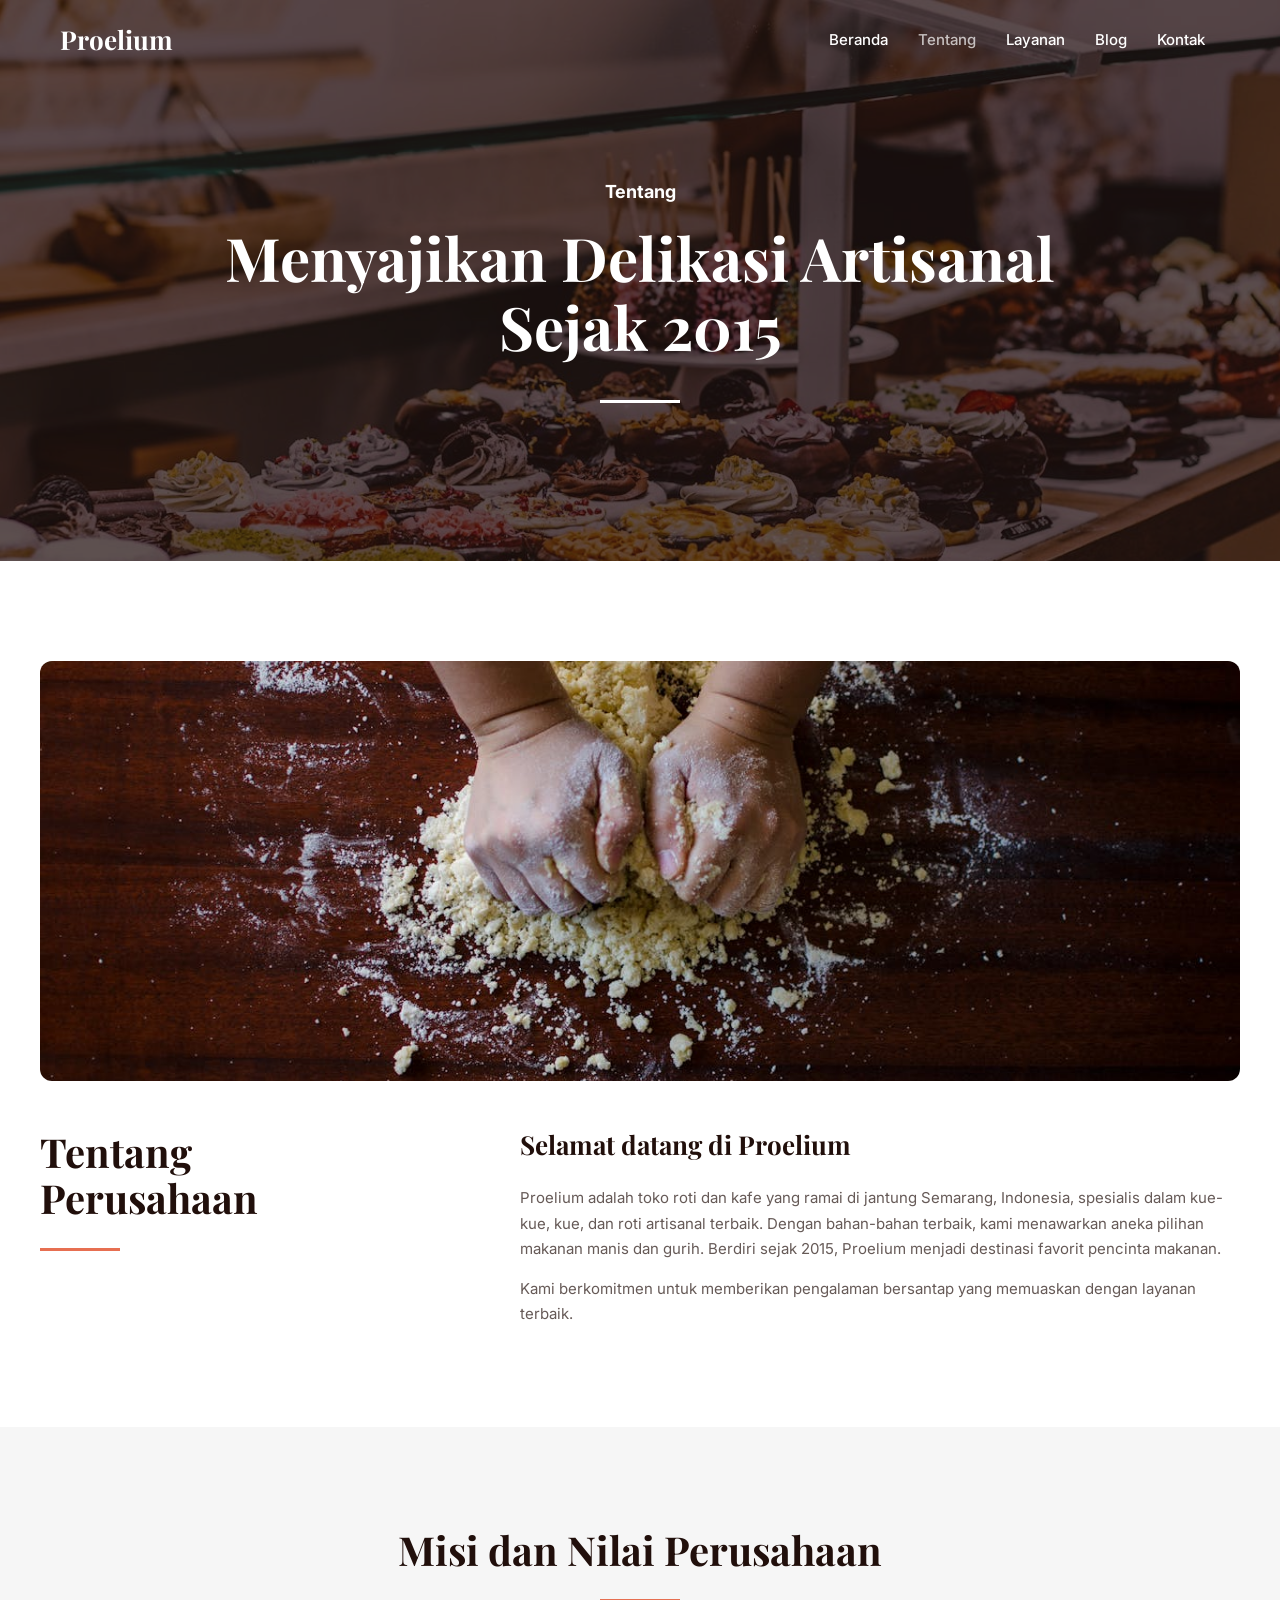
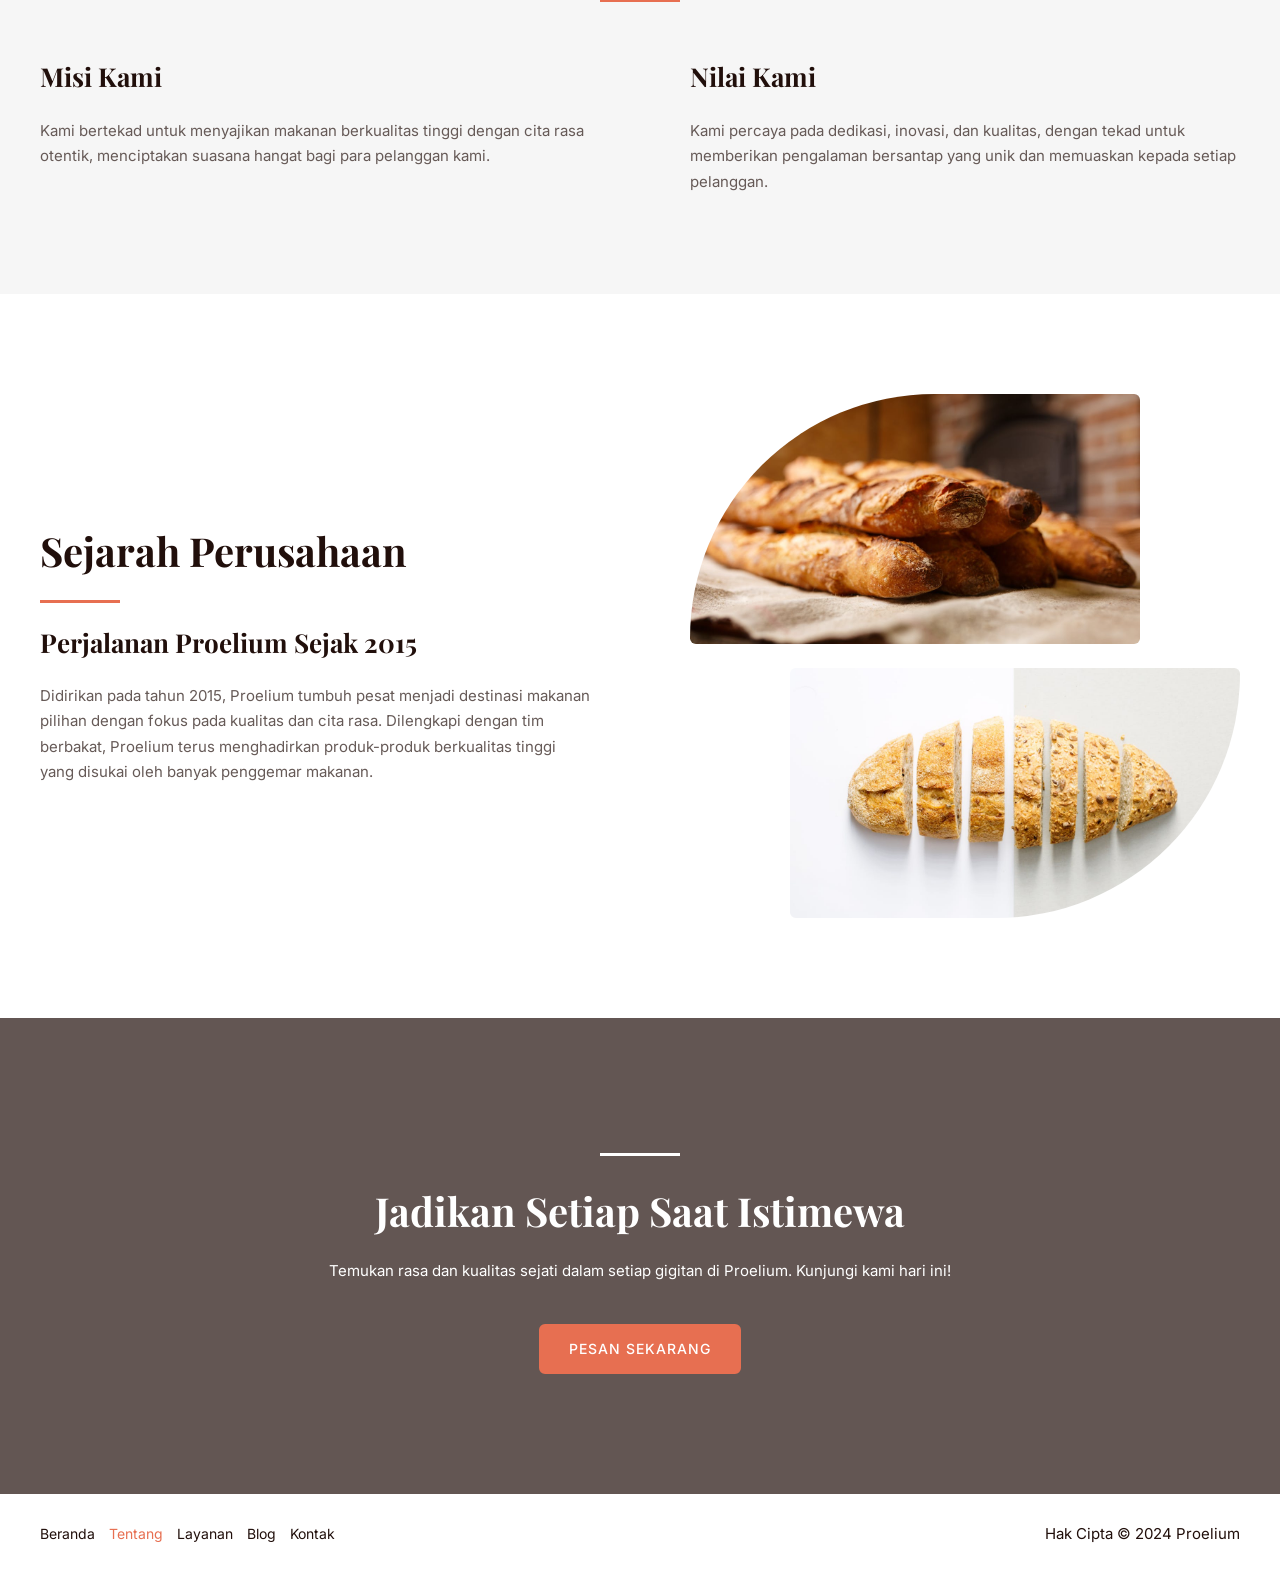
<file: about/index.html>
<!DOCTYPE html>
<html lang="id">
<head>
<meta charset="UTF-8">
<meta name="viewport" content="width=device-width, initial-scale=1">
	 <link rel="profile" href="https://gmpg.org/xfn/11"> 
	 <title>About &#8211; Proelium</title>
<meta name="robots" content="max-image-preview:large">
<link rel="dns-prefetch" href="//fonts.googleapis.com">
<link rel="alternate" type="application/rss+xml" title="Proelium &raquo; Feed" href="/feed/">
<link rel="alternate" type="application/rss+xml" title="Proelium &raquo; Umpan Komentar" href="/comments/feed/">
<script>
window._wpemojiSettings = {"baseUrl":"https:\/\/s.w.org\/images\/core\/emoji\/15.0.3\/72x72\/","ext":".png","svgUrl":"https:\/\/s.w.org\/images\/core\/emoji\/15.0.3\/svg\/","svgExt":".svg","source":{"concatemoji":"\/wp-includes\/js\/wp-emoji-release.min.js?ver=6.5.3"}};
/*! This file is auto-generated */
!function(i,n){var o,s,e;function c(e){try{var t={supportTests:e,timestamp:(new Date).valueOf()};sessionStorage.setItem(o,JSON.stringify(t))}catch(e){}}function p(e,t,n){e.clearRect(0,0,e.canvas.width,e.canvas.height),e.fillText(t,0,0);var t=new Uint32Array(e.getImageData(0,0,e.canvas.width,e.canvas.height).data),r=(e.clearRect(0,0,e.canvas.width,e.canvas.height),e.fillText(n,0,0),new Uint32Array(e.getImageData(0,0,e.canvas.width,e.canvas.height).data));return t.every(function(e,t){return e===r[t]})}function u(e,t,n){switch(t){case"flag":return n(e,"🏳️‍⚧️","🏳️​⚧️")?!1:!n(e,"🇺🇳","🇺​🇳")&&!n(e,"🏴󠁧󠁢󠁥󠁮󠁧󠁿","🏴​󠁧​󠁢​󠁥​󠁮​󠁧​󠁿");case"emoji":return!n(e,"🐦‍⬛","🐦​⬛")}return!1}function f(e,t,n){var r="undefined"!=typeof WorkerGlobalScope&&self instanceof WorkerGlobalScope?new OffscreenCanvas(300,150):i.createElement("canvas"),a=r.getContext("2d",{willReadFrequently:!0}),o=(a.textBaseline="top",a.font="600 32px Arial",{});return e.forEach(function(e){o[e]=t(a,e,n)}),o}function t(e){var t=i.createElement("script");t.src=e,t.defer=!0,i.head.appendChild(t)}"undefined"!=typeof Promise&&(o="wpEmojiSettingsSupports",s=["flag","emoji"],n.supports={everything:!0,everythingExceptFlag:!0},e=new Promise(function(e){i.addEventListener("DOMContentLoaded",e,{once:!0})}),new Promise(function(t){var n=function(){try{var e=JSON.parse(sessionStorage.getItem(o));if("object"==typeof e&&"number"==typeof e.timestamp&&(new Date).valueOf()<e.timestamp+604800&&"object"==typeof e.supportTests)return e.supportTests}catch(e){}return null}();if(!n){if("undefined"!=typeof Worker&&"undefined"!=typeof OffscreenCanvas&&"undefined"!=typeof URL&&URL.createObjectURL&&"undefined"!=typeof Blob)try{var e="postMessage("+f.toString()+"("+[JSON.stringify(s),u.toString(),p.toString()].join(",")+"));",r=new Blob([e],{type:"text/javascript"}),a=new Worker(URL.createObjectURL(r),{name:"wpTestEmojiSupports"});return void(a.onmessage=function(e){c(n=e.data),a.terminate(),t(n)})}catch(e){}c(n=f(s,u,p))}t(n)}).then(function(e){for(var t in e)n.supports[t]=e[t],n.supports.everything=n.supports.everything&&n.supports[t],"flag"!==t&&(n.supports.everythingExceptFlag=n.supports.everythingExceptFlag&&n.supports[t]);n.supports.everythingExceptFlag=n.supports.everythingExceptFlag&&!n.supports.flag,n.DOMReady=!1,n.readyCallback=function(){n.DOMReady=!0}}).then(function(){return e}).then(function(){var e;n.supports.everything||(n.readyCallback(),(e=n.source||{}).concatemoji?t(e.concatemoji):e.wpemoji&&e.twemoji&&(t(e.twemoji),t(e.wpemoji)))}))}((window,document),window._wpemojiSettings);
</script>
<link rel="stylesheet" id="astra-theme-css-css" href="/wp-content/themes/astra/assets/css/minified/main.min.css?ver=4.6.16" media="all">
<style id="astra-theme-css-inline-css">:root{--ast-post-nav-space:0;--ast-container-default-xlg-padding:2.5em;--ast-container-default-lg-padding:2.5em;--ast-container-default-slg-padding:2em;--ast-container-default-md-padding:2.5em;--ast-container-default-sm-padding:2.5em;--ast-container-default-xs-padding:2.4em;--ast-container-default-xxs-padding:1.8em;--ast-code-block-background:#ECEFF3;--ast-comment-inputs-background:#F9FAFB;--ast-normal-container-width:1200px;--ast-narrow-container-width:750px;--ast-blog-title-font-weight:600;--ast-blog-meta-weight:600;}html{font-size:93.75%;}a{color:var(--ast-global-color-0);}a:hover,a:focus{color:var(--ast-global-color-1);}body,button,input,select,textarea,.ast-button,.ast-custom-button{font-family:'Inter',sans-serif;font-weight:inherit;font-size:15px;font-size:1rem;line-height:var(--ast-body-line-height,1.7em);}blockquote{color:var(--ast-global-color-3);}h1,.entry-content h1,h2,.entry-content h2,h3,.entry-content h3,h4,.entry-content h4,h5,.entry-content h5,h6,.entry-content h6,.site-title,.site-title a{font-family:'Playfair Display',serif;font-weight:700;}.ast-site-identity .site-title a{color:var(--ast-global-color-2);}.site-title{font-size:26px;font-size:1.7333333333333rem;display:block;}.site-header .site-description{font-size:15px;font-size:1rem;display:none;}.entry-title{font-size:26px;font-size:1.7333333333333rem;}.ast-blog-single-element.ast-taxonomy-container a{font-size:14px;font-size:0.93333333333333rem;}.ast-blog-meta-container{font-size:13px;font-size:0.86666666666667rem;}.archive .ast-article-post .ast-article-inner,.blog .ast-article-post .ast-article-inner,.archive .ast-article-post .ast-article-inner:hover,.blog .ast-article-post .ast-article-inner:hover{overflow:hidden;}h1,.entry-content h1{font-size:60px;font-size:4rem;font-weight:700;font-family:'Playfair Display',serif;line-height:1.15em;}h2,.entry-content h2{font-size:40px;font-size:2.6666666666667rem;font-weight:700;font-family:'Playfair Display',serif;line-height:1.16em;}h3,.entry-content h3{font-size:26px;font-size:1.7333333333333rem;font-weight:700;font-family:'Playfair Display',serif;line-height:1.2em;}h4,.entry-content h4{font-size:24px;font-size:1.6rem;line-height:1.3em;font-weight:700;font-family:'Playfair Display',serif;}h5,.entry-content h5{font-size:18px;font-size:1.2rem;line-height:1.36em;font-weight:700;font-family:'Playfair Display',serif;}h6,.entry-content h6{font-size:14px;font-size:0.93333333333333rem;line-height:1em;font-weight:500;font-family:'Montserrat',sans-serif;letter-spacing:2px;}::selection{background-color:var(--ast-global-color-0);color:#000000;}body,h1,.entry-title a,.entry-content h1,h2,.entry-content h2,h3,.entry-content h3,h4,.entry-content h4,h5,.entry-content h5,h6,.entry-content h6{color:var(--ast-global-color-3);}.tagcloud a:hover,.tagcloud a:focus,.tagcloud a.current-item{color:#000000;border-color:var(--ast-global-color-0);background-color:var(--ast-global-color-0);}input:focus,input[type="text"]:focus,input[type="email"]:focus,input[type="url"]:focus,input[type="password"]:focus,input[type="reset"]:focus,input[type="search"]:focus,textarea:focus{border-color:var(--ast-global-color-0);}input[type="radio"]:checked,input[type=reset],input[type="checkbox"]:checked,input[type="checkbox"]:hover:checked,input[type="checkbox"]:focus:checked,input[type=range]::-webkit-slider-thumb{border-color:var(--ast-global-color-0);background-color:var(--ast-global-color-0);box-shadow:none;}.site-footer a:hover + .post-count,.site-footer a:focus + .post-count{background:var(--ast-global-color-0);border-color:var(--ast-global-color-0);}.single .nav-links .nav-previous,.single .nav-links .nav-next{color:var(--ast-global-color-0);}.entry-meta,.entry-meta *{line-height:1.45;color:var(--ast-global-color-0);font-weight:600;}.entry-meta a:not(.ast-button):hover,.entry-meta a:not(.ast-button):hover *,.entry-meta a:not(.ast-button):focus,.entry-meta a:not(.ast-button):focus *,.page-links > .page-link,.page-links .page-link:hover,.post-navigation a:hover{color:var(--ast-global-color-1);}#cat option,.secondary .calendar_wrap thead a,.secondary .calendar_wrap thead a:visited{color:var(--ast-global-color-0);}.secondary .calendar_wrap #today,.ast-progress-val span{background:var(--ast-global-color-0);}.secondary a:hover + .post-count,.secondary a:focus + .post-count{background:var(--ast-global-color-0);border-color:var(--ast-global-color-0);}.calendar_wrap #today > a{color:#000000;}.page-links .page-link,.single .post-navigation a{color:var(--ast-global-color-3);}.ast-search-menu-icon .search-form button.search-submit{padding:0 4px;}.ast-search-menu-icon form.search-form{padding-right:0;}.ast-search-menu-icon.slide-search input.search-field{width:0;}.ast-header-search .ast-search-menu-icon.ast-dropdown-active .search-form,.ast-header-search .ast-search-menu-icon.ast-dropdown-active .search-field:focus{transition:all 0.2s;}.search-form input.search-field:focus{outline:none;}.ast-search-menu-icon .search-form button.search-submit:focus,.ast-theme-transparent-header .ast-header-search .ast-dropdown-active .ast-icon,.ast-theme-transparent-header .ast-inline-search .search-field:focus .ast-icon{color:var(--ast-global-color-1);}.ast-header-search .slide-search .search-form{border:2px solid var(--ast-global-color-0);}.ast-header-search .slide-search .search-field{background-color:#fff;}.ast-archive-title{color:var(--ast-global-color-2);}.widget-title,.widget .wp-block-heading{font-size:21px;font-size:1.4rem;color:var(--ast-global-color-2);}.ast-single-post .entry-content a,.ast-comment-content a:not(.ast-comment-edit-reply-wrap a){text-decoration:underline;}.ast-single-post .elementor-button-wrapper .elementor-button,.ast-single-post .entry-content .uagb-tab a,.ast-single-post .entry-content .uagb-ifb-cta a,.ast-single-post .entry-content .uabb-module-content a,.ast-single-post .entry-content .uagb-post-grid a,.ast-single-post .entry-content .uagb-timeline a,.ast-single-post .entry-content .uagb-toc__wrap a,.ast-single-post .entry-content .uagb-taxomony-box a,.ast-single-post .entry-content .woocommerce a,.entry-content .wp-block-latest-posts > li > a,.ast-single-post .entry-content .wp-block-file__button,li.ast-post-filter-single,.ast-single-post .ast-comment-content .comment-reply-link,.ast-single-post .ast-comment-content .comment-edit-link{text-decoration:none;}.ast-search-menu-icon.slide-search a:focus-visible:focus-visible,.astra-search-icon:focus-visible,#close:focus-visible,a:focus-visible,.ast-menu-toggle:focus-visible,.site .skip-link:focus-visible,.wp-block-loginout input:focus-visible,.wp-block-search.wp-block-search__button-inside .wp-block-search__inside-wrapper,.ast-header-navigation-arrow:focus-visible,.woocommerce .wc-proceed-to-checkout > .checkout-button:focus-visible,.woocommerce .woocommerce-MyAccount-navigation ul li a:focus-visible,.ast-orders-table__row .ast-orders-table__cell:focus-visible,.woocommerce .woocommerce-order-details .order-again > .button:focus-visible,.woocommerce .woocommerce-message a.button.wc-forward:focus-visible,.woocommerce #minus_qty:focus-visible,.woocommerce #plus_qty:focus-visible,a#ast-apply-coupon:focus-visible,.woocommerce .woocommerce-info a:focus-visible,.woocommerce .astra-shop-summary-wrap a:focus-visible,.woocommerce a.wc-forward:focus-visible,#ast-apply-coupon:focus-visible,.woocommerce-js .woocommerce-mini-cart-item a.remove:focus-visible,#close:focus-visible,.button.search-submit:focus-visible,#search_submit:focus,.normal-search:focus-visible,.ast-header-account-wrap:focus-visible{outline-style:dotted;outline-color:inherit;outline-width:thin;}input:focus,input[type="text"]:focus,input[type="email"]:focus,input[type="url"]:focus,input[type="password"]:focus,input[type="reset"]:focus,input[type="search"]:focus,input[type="number"]:focus,textarea:focus,.wp-block-search__input:focus,[data-section="section-header-mobile-trigger"] .ast-button-wrap .ast-mobile-menu-trigger-minimal:focus,.ast-mobile-popup-drawer.active .menu-toggle-close:focus,.woocommerce-ordering select.orderby:focus,#ast-scroll-top:focus,#coupon_code:focus,.woocommerce-page #comment:focus,.woocommerce #reviews #respond input#submit:focus,.woocommerce a.add_to_cart_button:focus,.woocommerce .button.single_add_to_cart_button:focus,.woocommerce .woocommerce-cart-form button:focus,.woocommerce .woocommerce-cart-form__cart-item .quantity .qty:focus,.woocommerce .woocommerce-billing-fields .woocommerce-billing-fields__field-wrapper .woocommerce-input-wrapper > .input-text:focus,.woocommerce #order_comments:focus,.woocommerce #place_order:focus,.woocommerce .woocommerce-address-fields .woocommerce-address-fields__field-wrapper .woocommerce-input-wrapper > .input-text:focus,.woocommerce .woocommerce-MyAccount-content form button:focus,.woocommerce .woocommerce-MyAccount-content .woocommerce-EditAccountForm .woocommerce-form-row .woocommerce-Input.input-text:focus,.woocommerce .ast-woocommerce-container .woocommerce-pagination ul.page-numbers li a:focus,body #content .woocommerce form .form-row .select2-container--default .select2-selection--single:focus,#ast-coupon-code:focus,.woocommerce.woocommerce-js .quantity input[type=number]:focus,.woocommerce-js .woocommerce-mini-cart-item .quantity input[type=number]:focus,.woocommerce p#ast-coupon-trigger:focus{border-style:dotted;border-color:inherit;border-width:thin;}input{outline:none;}.ast-logo-title-inline .site-logo-img{padding-right:1em;}body .ast-oembed-container *{position:absolute;top:0;width:100%;height:100%;left:0;}body .wp-block-embed-pocket-casts .ast-oembed-container *{position:unset;}.ast-single-post-featured-section + article {margin-top: 2em;}.site-content .ast-single-post-featured-section img {width: 100%;overflow: hidden;object-fit: cover;}.ast-separate-container .site-content .ast-single-post-featured-section + article {margin-top: -80px;z-index: 9;position: relative;border-radius: 4px;}@media (min-width: 922px) {.ast-no-sidebar .site-content .ast-article-image-container--wide {margin-left: -120px;margin-right: -120px;max-width: unset;width: unset;}.ast-left-sidebar .site-content .ast-article-image-container--wide,.ast-right-sidebar .site-content .ast-article-image-container--wide {margin-left: -10px;margin-right: -10px;}.site-content .ast-article-image-container--full {margin-left: calc( -50vw + 50%);margin-right: calc( -50vw + 50%);max-width: 100vw;width: 100vw;}.ast-left-sidebar .site-content .ast-article-image-container--full,.ast-right-sidebar .site-content .ast-article-image-container--full {margin-left: -10px;margin-right: -10px;max-width: inherit;width: auto;}}.site > .ast-single-related-posts-container {margin-top: 0;}@media (min-width: 922px) {.ast-desktop .ast-container--narrow {max-width: var(--ast-narrow-container-width);margin: 0 auto;}}input[type="text"],input[type="number"],input[type="email"],input[type="url"],input[type="password"],input[type="search"],input[type=reset],input[type=tel],input[type=date],select,textarea{font-size:16px;font-style:normal;font-weight:400;line-height:24px;width:100%;padding:12px 16px;border-radius:4px;box-shadow:0px 1px 2px 0px rgba(0,0,0,0.05);color:var(--ast-form-input-text,#475569);}input[type="text"],input[type="number"],input[type="email"],input[type="url"],input[type="password"],input[type="search"],input[type=reset],input[type=tel],input[type=date],select{height:40px;}input[type="date"]{border-width:1px;border-style:solid;border-color:var(--ast-border-color);}input[type="text"]:focus,input[type="number"]:focus,input[type="email"]:focus,input[type="url"]:focus,input[type="password"]:focus,input[type="search"]:focus,input[type=reset]:focus,input[type="tel"]:focus,input[type="date"]:focus,select:focus,textarea:focus{border-color:#046BD2;box-shadow:none;outline:none;color:var(--ast-form-input-focus-text,#475569);}label,legend{color:#111827;font-size:14px;font-style:normal;font-weight:500;line-height:20px;}select{padding:6px 10px;}fieldset{padding:30px;border-radius:4px;}button,.ast-button,.button,input[type="button"],input[type="reset"],input[type="submit"]{border-radius:4px;box-shadow:0px 1px 2px 0px rgba(0,0,0,0.05);}:root{--ast-comment-inputs-background:#FFF;}::placeholder{color:var(--ast-form-field-color,#9CA3AF);}::-ms-input-placeholder{color:var(--ast-form-field-color,#9CA3AF);}@media (max-width:921.9px){#ast-desktop-header{display:none;}}@media (min-width:922px){#ast-mobile-header{display:none;}}.wp-block-buttons.aligncenter{justify-content:center;}@media (max-width:921px){.ast-theme-transparent-header #primary,.ast-theme-transparent-header #secondary{padding:0;}}@media (max-width:921px){.ast-plain-container.ast-no-sidebar #primary{padding:0;}}.ast-plain-container.ast-no-sidebar #primary{margin-top:0;margin-bottom:0;}@media (max-width:921px){.ast-separate-container #primary,.ast-narrow-container #primary{padding-top:0px;}}@media (max-width:544px){.ast-separate-container #primary,.ast-narrow-container #primary{padding-top:0px;}}@media (max-width:921px){.ast-separate-container #primary,.ast-narrow-container #primary{padding-bottom:0px;}}@media (max-width:544px){.ast-separate-container #primary,.ast-narrow-container #primary{padding-bottom:0px;}}.wp-block-button.is-style-outline .wp-block-button__link{border-color:var(--ast-global-color-0);border-top-width:2px;border-right-width:2px;border-bottom-width:2px;border-left-width:2px;}div.wp-block-button.is-style-outline > .wp-block-button__link:not(.has-text-color),div.wp-block-button.wp-block-button__link.is-style-outline:not(.has-text-color){color:var(--ast-global-color-0);}.wp-block-button.is-style-outline .wp-block-button__link:hover,.wp-block-buttons .wp-block-button.is-style-outline .wp-block-button__link:focus,.wp-block-buttons .wp-block-button.is-style-outline > .wp-block-button__link:not(.has-text-color):hover,.wp-block-buttons .wp-block-button.wp-block-button__link.is-style-outline:not(.has-text-color):hover{color:#ffffff;background-color:var(--ast-global-color-1);border-color:var(--ast-global-color-1);}.post-page-numbers.current .page-link,.ast-pagination .page-numbers.current{color:#000000;border-color:var(--ast-global-color-0);background-color:var(--ast-global-color-0);}.wp-block-button.is-style-outline .wp-block-button__link{border-top-width:2px;border-right-width:2px;border-bottom-width:2px;border-left-width:2px;}.wp-block-buttons .wp-block-button.is-style-outline .wp-block-button__link.wp-element-button,.ast-outline-button,.wp-block-uagb-buttons-child .uagb-buttons-repeater.ast-outline-button{border-color:var(--ast-global-color-0);border-top-width:2px;border-right-width:2px;border-bottom-width:2px;border-left-width:2px;font-family:'Montserrat',sans-serif;font-weight:500;font-size:14px;font-size:0.93333333333333rem;line-height:1em;text-transform:uppercase;letter-spacing:2px;padding-top:16px;padding-right:28px;padding-bottom:16px;padding-left:28px;border-top-left-radius:6px;border-top-right-radius:6px;border-bottom-right-radius:6px;border-bottom-left-radius:6px;}.wp-block-buttons .wp-block-button.is-style-outline > .wp-block-button__link:not(.has-text-color),.wp-block-buttons .wp-block-button.wp-block-button__link.is-style-outline:not(.has-text-color),.ast-outline-button{color:var(--ast-global-color-0);}.wp-block-button.is-style-outline .wp-block-button__link:hover,.wp-block-buttons .wp-block-button.is-style-outline .wp-block-button__link:focus,.wp-block-buttons .wp-block-button.is-style-outline > .wp-block-button__link:not(.has-text-color):hover,.wp-block-buttons .wp-block-button.wp-block-button__link.is-style-outline:not(.has-text-color):hover,.ast-outline-button:hover,.ast-outline-button:focus,.wp-block-uagb-buttons-child .uagb-buttons-repeater.ast-outline-button:hover,.wp-block-uagb-buttons-child .uagb-buttons-repeater.ast-outline-button:focus{color:#ffffff;background-color:var(--ast-global-color-1);border-color:var(--ast-global-color-1);}.ast-single-post .entry-content a.ast-outline-button,.ast-single-post .entry-content .is-style-outline>.wp-block-button__link{text-decoration:none;}.uagb-buttons-repeater.ast-outline-button{border-radius:9999px;}@media (max-width:921px){.wp-block-buttons .wp-block-button.is-style-outline .wp-block-button__link.wp-element-button,.ast-outline-button,.wp-block-uagb-buttons-child .uagb-buttons-repeater.ast-outline-button{font-size:14px;font-size:0.93333333333333rem;padding-top:14px;padding-right:24px;padding-bottom:14px;padding-left:24px;border-top-left-radius:6px;border-top-right-radius:6px;border-bottom-right-radius:6px;border-bottom-left-radius:6px;}}@media (max-width:544px){.wp-block-buttons .wp-block-button.is-style-outline .wp-block-button__link.wp-element-button,.ast-outline-button,.wp-block-uagb-buttons-child .uagb-buttons-repeater.ast-outline-button{font-size:14px;font-size:0.93333333333333rem;padding-top:14px;padding-right:22px;padding-bottom:14px;padding-left:22px;border-top-left-radius:6px;border-top-right-radius:6px;border-bottom-right-radius:6px;border-bottom-left-radius:6px;}}.entry-content[ast-blocks-layout] > figure{margin-bottom:1em;}h1.widget-title{font-weight:700;}h2.widget-title{font-weight:700;}h3.widget-title{font-weight:700;}#page{display:flex;flex-direction:column;min-height:100vh;}.ast-404-layout-1 h1.page-title{color:var(--ast-global-color-2);}.single .post-navigation a{line-height:1em;height:inherit;}.error-404 .page-sub-title{font-size:1.5rem;font-weight:inherit;}.search .site-content .content-area .search-form{margin-bottom:0;}#page .site-content{flex-grow:1;}.widget{margin-bottom:1.25em;}#secondary li{line-height:1.5em;}#secondary .wp-block-group h2{margin-bottom:0.7em;}#secondary h2{font-size:1.7rem;}.ast-separate-container .ast-article-post,.ast-separate-container .ast-article-single,.ast-separate-container .comment-respond{padding:3em;}.ast-separate-container .ast-article-single .ast-article-single{padding:0;}.ast-article-single .wp-block-post-template-is-layout-grid{padding-left:0;}.ast-separate-container .comments-title,.ast-narrow-container .comments-title{padding:1.5em 2em;}.ast-page-builder-template .comment-form-textarea,.ast-comment-formwrap .ast-grid-common-col{padding:0;}.ast-comment-formwrap{padding:0;display:inline-flex;column-gap:20px;width:100%;margin-left:0;margin-right:0;}.comments-area textarea#comment:focus,.comments-area textarea#comment:active,.comments-area .ast-comment-formwrap input[type="text"]:focus,.comments-area .ast-comment-formwrap input[type="text"]:active {box-shadow:none;outline:none;}.archive.ast-page-builder-template .entry-header{margin-top:2em;}.ast-page-builder-template .ast-comment-formwrap{width:100%;}.entry-title{margin-bottom:0.6em;}.ast-archive-description p{font-size:inherit;font-weight:inherit;line-height:inherit;}.ast-separate-container .ast-comment-list li.depth-1,.hentry{margin-bottom:1.5em;}.site-content section.ast-archive-description{margin-bottom:2em;}@media (min-width:921px){.ast-left-sidebar.ast-page-builder-template #secondary,.archive.ast-right-sidebar.ast-page-builder-template .site-main{padding-left:20px;padding-right:20px;}}@media (max-width:544px){.ast-comment-formwrap.ast-row{column-gap:10px;display:inline-block;}#ast-commentform .ast-grid-common-col{position:relative;width:100%;}}@media (min-width:1201px){.ast-separate-container .ast-article-post,.ast-separate-container .ast-article-single,.ast-separate-container .ast-author-box,.ast-separate-container .ast-404-layout-1,.ast-separate-container .no-results{padding:3em;}}@media (max-width:921px){.ast-separate-container #primary,.ast-separate-container #secondary{padding:1.5em 0;}#primary,#secondary{padding:1.5em 0;margin:0;}.ast-left-sidebar #content > .ast-container{display:flex;flex-direction:column-reverse;width:100%;}}@media (min-width:922px){.ast-separate-container.ast-right-sidebar #primary,.ast-separate-container.ast-left-sidebar #primary{border:0;}.search-no-results.ast-separate-container #primary{margin-bottom:4em;}}.wp-block-button .wp-block-button__link{color:#ffffff;}.wp-block-button .wp-block-button__link:hover,.wp-block-button .wp-block-button__link:focus{color:#ffffff;background-color:var(--ast-global-color-1);border-color:var(--ast-global-color-1);}.elementor-widget-heading h1.elementor-heading-title{line-height:1.15em;}.elementor-widget-heading h2.elementor-heading-title{line-height:1.16em;}.elementor-widget-heading h3.elementor-heading-title{line-height:1.2em;}.elementor-widget-heading h4.elementor-heading-title{line-height:1.3em;}.elementor-widget-heading h5.elementor-heading-title{line-height:1.36em;}.elementor-widget-heading h6.elementor-heading-title{line-height:1em;}.wp-block-button .wp-block-button__link,.wp-block-search .wp-block-search__button,body .wp-block-file .wp-block-file__button{border-style:solid;border-top-width:2px;border-right-width:2px;border-left-width:2px;border-bottom-width:2px;border-color:var(--ast-global-color-0);background-color:var(--ast-global-color-0);color:#ffffff;font-family:'Inter',sans-serif;font-weight:500;line-height:1em;text-transform:uppercase;letter-spacing:1px;font-size:14px;font-size:0.93333333333333rem;border-top-left-radius:6px;border-top-right-radius:6px;border-bottom-right-radius:6px;border-bottom-left-radius:6px;padding-top:16px;padding-right:28px;padding-bottom:16px;padding-left:28px;}.ast-single-post .entry-content .wp-block-button .wp-block-button__link,.ast-single-post .entry-content .wp-block-search .wp-block-search__button,body .entry-content .wp-block-file .wp-block-file__button{text-decoration:none;}@media (max-width:921px){.wp-block-button .wp-block-button__link,.wp-block-search .wp-block-search__button,body .wp-block-file .wp-block-file__button{font-size:14px;font-size:0.93333333333333rem;padding-top:14px;padding-right:24px;padding-bottom:14px;padding-left:24px;border-top-left-radius:6px;border-top-right-radius:6px;border-bottom-right-radius:6px;border-bottom-left-radius:6px;}}@media (max-width:544px){.wp-block-button .wp-block-button__link,.wp-block-search .wp-block-search__button,body .wp-block-file .wp-block-file__button{font-size:14px;font-size:0.93333333333333rem;padding-top:14px;padding-right:22px;padding-bottom:14px;padding-left:22px;border-top-left-radius:6px;border-top-right-radius:6px;border-bottom-right-radius:6px;border-bottom-left-radius:6px;}}.menu-toggle,button,.ast-button,.ast-custom-button,.button,input#submit,input[type="button"],input[type="submit"],input[type="reset"],#comments .submit,.search .search-submit,form[CLASS*="wp-block-search__"].wp-block-search .wp-block-search__inside-wrapper .wp-block-search__button,body .wp-block-file .wp-block-file__button,.search .search-submit,.woocommerce-js a.button,.woocommerce button.button,.woocommerce .woocommerce-message a.button,.woocommerce #respond input#submit.alt,.woocommerce input.button.alt,.woocommerce input.button,.woocommerce input.button:disabled,.woocommerce input.button:disabled[disabled],.woocommerce input.button:disabled:hover,.woocommerce input.button:disabled[disabled]:hover,.woocommerce #respond input#submit,.woocommerce button.button.alt.disabled,.wc-block-grid__products .wc-block-grid__product .wp-block-button__link,.wc-block-grid__product-onsale,[CLASS*="wc-block"] button,.woocommerce-js .astra-cart-drawer .astra-cart-drawer-content .woocommerce-mini-cart__buttons .button:not(.checkout):not(.ast-continue-shopping),.woocommerce-js .astra-cart-drawer .astra-cart-drawer-content .woocommerce-mini-cart__buttons a.checkout,.woocommerce button.button.alt.disabled.wc-variation-selection-needed,[CLASS*="wc-block"] .wc-block-components-button{border-style:solid;border-top-width:2px;border-right-width:2px;border-left-width:2px;border-bottom-width:2px;color:#ffffff;border-color:var(--ast-global-color-0);background-color:var(--ast-global-color-0);padding-top:16px;padding-right:28px;padding-bottom:16px;padding-left:28px;font-family:'Inter',sans-serif;font-weight:500;font-size:14px;font-size:0.93333333333333rem;line-height:1em;text-transform:uppercase;letter-spacing:1px;border-top-left-radius:6px;border-top-right-radius:6px;border-bottom-right-radius:6px;border-bottom-left-radius:6px;}button:focus,.menu-toggle:hover,button:hover,.ast-button:hover,.ast-custom-button:hover .button:hover,.ast-custom-button:hover ,input[type=reset]:hover,input[type=reset]:focus,input#submit:hover,input#submit:focus,input[type="button"]:hover,input[type="button"]:focus,input[type="submit"]:hover,input[type="submit"]:focus,form[CLASS*="wp-block-search__"].wp-block-search .wp-block-search__inside-wrapper .wp-block-search__button:hover,form[CLASS*="wp-block-search__"].wp-block-search .wp-block-search__inside-wrapper .wp-block-search__button:focus,body .wp-block-file .wp-block-file__button:hover,body .wp-block-file .wp-block-file__button:focus,.woocommerce-js a.button:hover,.woocommerce button.button:hover,.woocommerce .woocommerce-message a.button:hover,.woocommerce #respond input#submit:hover,.woocommerce #respond input#submit.alt:hover,.woocommerce input.button.alt:hover,.woocommerce input.button:hover,.woocommerce button.button.alt.disabled:hover,.wc-block-grid__products .wc-block-grid__product .wp-block-button__link:hover,[CLASS*="wc-block"] button:hover,.woocommerce-js .astra-cart-drawer .astra-cart-drawer-content .woocommerce-mini-cart__buttons .button:not(.checkout):not(.ast-continue-shopping):hover,.woocommerce-js .astra-cart-drawer .astra-cart-drawer-content .woocommerce-mini-cart__buttons a.checkout:hover,.woocommerce button.button.alt.disabled.wc-variation-selection-needed:hover,[CLASS*="wc-block"] .wc-block-components-button:hover,[CLASS*="wc-block"] .wc-block-components-button:focus{color:#ffffff;background-color:var(--ast-global-color-1);border-color:var(--ast-global-color-1);}form[CLASS*="wp-block-search__"].wp-block-search .wp-block-search__inside-wrapper .wp-block-search__button.has-icon{padding-top:calc(16px - 3px);padding-right:calc(28px - 3px);padding-bottom:calc(16px - 3px);padding-left:calc(28px - 3px);}@media (max-width:921px){.menu-toggle,button,.ast-button,.ast-custom-button,.button,input#submit,input[type="button"],input[type="submit"],input[type="reset"],#comments .submit,.search .search-submit,form[CLASS*="wp-block-search__"].wp-block-search .wp-block-search__inside-wrapper .wp-block-search__button,body .wp-block-file .wp-block-file__button,.search .search-submit,.woocommerce-js a.button,.woocommerce button.button,.woocommerce .woocommerce-message a.button,.woocommerce #respond input#submit.alt,.woocommerce input.button.alt,.woocommerce input.button,.woocommerce input.button:disabled,.woocommerce input.button:disabled[disabled],.woocommerce input.button:disabled:hover,.woocommerce input.button:disabled[disabled]:hover,.woocommerce #respond input#submit,.woocommerce button.button.alt.disabled,.wc-block-grid__products .wc-block-grid__product .wp-block-button__link,.wc-block-grid__product-onsale,[CLASS*="wc-block"] button,.woocommerce-js .astra-cart-drawer .astra-cart-drawer-content .woocommerce-mini-cart__buttons .button:not(.checkout):not(.ast-continue-shopping),.woocommerce-js .astra-cart-drawer .astra-cart-drawer-content .woocommerce-mini-cart__buttons a.checkout,.woocommerce button.button.alt.disabled.wc-variation-selection-needed,[CLASS*="wc-block"] .wc-block-components-button{padding-top:14px;padding-right:24px;padding-bottom:14px;padding-left:24px;font-size:14px;font-size:0.93333333333333rem;border-top-left-radius:6px;border-top-right-radius:6px;border-bottom-right-radius:6px;border-bottom-left-radius:6px;}}@media (max-width:544px){.menu-toggle,button,.ast-button,.ast-custom-button,.button,input#submit,input[type="button"],input[type="submit"],input[type="reset"],#comments .submit,.search .search-submit,form[CLASS*="wp-block-search__"].wp-block-search .wp-block-search__inside-wrapper .wp-block-search__button,body .wp-block-file .wp-block-file__button,.search .search-submit,.woocommerce-js a.button,.woocommerce button.button,.woocommerce .woocommerce-message a.button,.woocommerce #respond input#submit.alt,.woocommerce input.button.alt,.woocommerce input.button,.woocommerce input.button:disabled,.woocommerce input.button:disabled[disabled],.woocommerce input.button:disabled:hover,.woocommerce input.button:disabled[disabled]:hover,.woocommerce #respond input#submit,.woocommerce button.button.alt.disabled,.wc-block-grid__products .wc-block-grid__product .wp-block-button__link,.wc-block-grid__product-onsale,[CLASS*="wc-block"] button,.woocommerce-js .astra-cart-drawer .astra-cart-drawer-content .woocommerce-mini-cart__buttons .button:not(.checkout):not(.ast-continue-shopping),.woocommerce-js .astra-cart-drawer .astra-cart-drawer-content .woocommerce-mini-cart__buttons a.checkout,.woocommerce button.button.alt.disabled.wc-variation-selection-needed,[CLASS*="wc-block"] .wc-block-components-button{padding-top:14px;padding-right:22px;padding-bottom:14px;padding-left:22px;font-size:14px;font-size:0.93333333333333rem;border-top-left-radius:6px;border-top-right-radius:6px;border-bottom-right-radius:6px;border-bottom-left-radius:6px;}}@media (max-width:921px){.menu-toggle,button,.ast-button,.button,input#submit,input[type="button"],input[type="submit"],input[type="reset"]{font-size:14px;font-size:0.93333333333333rem;}.ast-mobile-header-stack .main-header-bar .ast-search-menu-icon{display:inline-block;}.ast-header-break-point.ast-header-custom-item-outside .ast-mobile-header-stack .main-header-bar .ast-search-icon{margin:0;}.ast-comment-avatar-wrap img{max-width:2.5em;}.ast-comment-meta{padding:0 1.8888em 1.3333em;}}@media (min-width:544px){.ast-container{max-width:100%;}}@media (max-width:544px){.ast-separate-container .ast-article-post,.ast-separate-container .ast-article-single,.ast-separate-container .comments-title,.ast-separate-container .ast-archive-description{padding:1.5em 1em;}.ast-separate-container #content .ast-container{padding-left:0.54em;padding-right:0.54em;}.ast-separate-container .ast-comment-list .bypostauthor{padding:.5em;}.ast-search-menu-icon.ast-dropdown-active .search-field{width:170px;}.menu-toggle,button,.ast-button,.button,input#submit,input[type="button"],input[type="submit"],input[type="reset"]{font-size:14px;font-size:0.93333333333333rem;}}.ast-separate-container{background-color:var(--ast-global-color-4);;background-image:none;;}@media (max-width:921px){.widget-title{font-size:20px;font-size:1.4285714285714rem;}body,button,input,select,textarea,.ast-button,.ast-custom-button{font-size:14px;font-size:0.93333333333333rem;}#secondary,#secondary button,#secondary input,#secondary select,#secondary textarea{font-size:14px;font-size:0.93333333333333rem;}.site-title{font-size:20px;font-size:1.3333333333333rem;display:block;}.site-header .site-description{display:none;}.entry-title{font-size:24px;font-size:1.6rem;}h1,.entry-content h1{font-size:48px;}h2,.entry-content h2{font-size:30px;}h3,.entry-content h3{font-size:24px;}h4,.entry-content h4{font-size:20px;font-size:1.3333333333333rem;}h5,.entry-content h5{font-size:16px;font-size:1.0666666666667rem;}h6,.entry-content h6{font-size:14px;font-size:0.93333333333333rem;}}@media (max-width:544px){.widget-title{font-size:20px;font-size:1.4285714285714rem;}body,button,input,select,textarea,.ast-button,.ast-custom-button{font-size:14px;font-size:0.93333333333333rem;}#secondary,#secondary button,#secondary input,#secondary select,#secondary textarea{font-size:14px;font-size:0.93333333333333rem;}.site-title{font-size:18px;font-size:1.2rem;display:block;}.site-header .site-description{display:none;}.entry-title{font-size:24px;font-size:1.6rem;}h1,.entry-content h1{font-size:38px;}h2,.entry-content h2{font-size:30px;}h3,.entry-content h3{font-size:24px;}h4,.entry-content h4{font-size:20px;font-size:1.3333333333333rem;}h5,.entry-content h5{font-size:16px;font-size:1.0666666666667rem;}h6,.entry-content h6{font-size:14px;font-size:0.93333333333333rem;}}@media (max-width:544px){html{font-size:93.75%;}}@media (min-width:922px){.ast-container{max-width:1240px;}}@media (min-width:922px){.site-content .ast-container{display:flex;}}@media (max-width:921px){.site-content .ast-container{flex-direction:column;}}.entry-content h1,.entry-content h2,.entry-content h3,.entry-content h4,.entry-content h5,.entry-content h6{clear:none;}@media (min-width:922px){.main-header-menu .sub-menu .menu-item.ast-left-align-sub-menu:hover > .sub-menu,.main-header-menu .sub-menu .menu-item.ast-left-align-sub-menu.focus > .sub-menu{margin-left:-0px;}}.ast-theme-transparent-header [data-section="section-header-mobile-trigger"] .ast-button-wrap .mobile-menu-toggle-icon .ast-mobile-svg{fill:#ffffff;}.ast-theme-transparent-header [data-section="section-header-mobile-trigger"] .ast-button-wrap .mobile-menu-wrap .mobile-menu{color:#ffffff;}.ast-theme-transparent-header [data-section="section-header-mobile-trigger"] .ast-button-wrap .ast-mobile-menu-trigger-outline{background:transparent;color:#ffffff;border-color:#ffffff;}.entry-content li > p{margin-bottom:0;}.site .comments-area{padding-top:2em;padding-bottom:2em;margin-top:2em;}.wp-block-file {display: flex;align-items: center;flex-wrap: wrap;justify-content: space-between;}.wp-block-pullquote {border: none;}.wp-block-pullquote blockquote::before {content: "\201D";font-family: "Helvetica",sans-serif;display: flex;transform: rotate( 180deg );font-size: 6rem;font-style: normal;line-height: 1;font-weight: bold;align-items: center;justify-content: center;}.has-text-align-right > blockquote::before {justify-content: flex-start;}.has-text-align-left > blockquote::before {justify-content: flex-end;}figure.wp-block-pullquote.is-style-solid-color blockquote {max-width: 100%;text-align: inherit;}html body {--wp--custom--ast-default-block-top-padding: 100px;--wp--custom--ast-default-block-right-padding: 80px;--wp--custom--ast-default-block-bottom-padding: 100px;--wp--custom--ast-default-block-left-padding: 80px;--wp--custom--ast-container-width: 1200px;--wp--custom--ast-content-width-size: 1200px;--wp--custom--ast-wide-width-size: calc(1200px + var(--wp--custom--ast-default-block-left-padding) + var(--wp--custom--ast-default-block-right-padding));}.ast-narrow-container {--wp--custom--ast-content-width-size: 750px;--wp--custom--ast-wide-width-size: 750px;}@media(max-width: 921px) {html body {--wp--custom--ast-default-block-top-padding: 50px;--wp--custom--ast-default-block-right-padding: 50px;--wp--custom--ast-default-block-bottom-padding: 50px;--wp--custom--ast-default-block-left-padding: 50px;}}@media(max-width: 544px) {html body {--wp--custom--ast-default-block-top-padding: 50px;--wp--custom--ast-default-block-right-padding: 30px;--wp--custom--ast-default-block-bottom-padding: 50px;--wp--custom--ast-default-block-left-padding: 30px;}}.entry-content > .wp-block-group,.entry-content > .wp-block-cover,.entry-content > .wp-block-columns {padding-top: var(--wp--custom--ast-default-block-top-padding);padding-right: var(--wp--custom--ast-default-block-right-padding);padding-bottom: var(--wp--custom--ast-default-block-bottom-padding);padding-left: var(--wp--custom--ast-default-block-left-padding);}.ast-plain-container.ast-no-sidebar .entry-content > .alignfull,.ast-page-builder-template .ast-no-sidebar .entry-content > .alignfull {margin-left: calc( -50vw + 50%);margin-right: calc( -50vw + 50%);max-width: 100vw;width: 100vw;}.ast-plain-container.ast-no-sidebar .entry-content .alignfull .alignfull,.ast-page-builder-template.ast-no-sidebar .entry-content .alignfull .alignfull,.ast-plain-container.ast-no-sidebar .entry-content .alignfull .alignwide,.ast-page-builder-template.ast-no-sidebar .entry-content .alignfull .alignwide,.ast-plain-container.ast-no-sidebar .entry-content .alignwide .alignfull,.ast-page-builder-template.ast-no-sidebar .entry-content .alignwide .alignfull,.ast-plain-container.ast-no-sidebar .entry-content .alignwide .alignwide,.ast-page-builder-template.ast-no-sidebar .entry-content .alignwide .alignwide,.ast-plain-container.ast-no-sidebar .entry-content .wp-block-column .alignfull,.ast-page-builder-template.ast-no-sidebar .entry-content .wp-block-column .alignfull,.ast-plain-container.ast-no-sidebar .entry-content .wp-block-column .alignwide,.ast-page-builder-template.ast-no-sidebar .entry-content .wp-block-column .alignwide {margin-left: auto;margin-right: auto;width: 100%;}[ast-blocks-layout] .wp-block-separator:not(.is-style-dots) {height: 0;}[ast-blocks-layout] .wp-block-separator {margin: 20px auto;}[ast-blocks-layout] .wp-block-separator:not(.is-style-wide):not(.is-style-dots) {max-width: 100px;}[ast-blocks-layout] .wp-block-separator.has-background {padding: 0;}.entry-content[ast-blocks-layout] > * {max-width: var(--wp--custom--ast-content-width-size);margin-left: auto;margin-right: auto;}.entry-content[ast-blocks-layout] > .alignwide {max-width: var(--wp--custom--ast-wide-width-size);}.entry-content[ast-blocks-layout] .alignfull {max-width: none;}.entry-content .wp-block-columns {margin-bottom: 0;}blockquote {margin: 1.5em;border-color: rgba(0,0,0,0.05);}.wp-block-quote:not(.has-text-align-right):not(.has-text-align-center) {border-left: 5px solid rgba(0,0,0,0.05);}.has-text-align-right > blockquote,blockquote.has-text-align-right {border-right: 5px solid rgba(0,0,0,0.05);}.has-text-align-left > blockquote,blockquote.has-text-align-left {border-left: 5px solid rgba(0,0,0,0.05);}.wp-block-site-tagline,.wp-block-latest-posts .read-more {margin-top: 15px;}.wp-block-loginout p label {display: block;}.wp-block-loginout p:not(.login-remember):not(.login-submit) input {width: 100%;}.wp-block-loginout input:focus {border-color: transparent;}.wp-block-loginout input:focus {outline: thin dotted;}.entry-content .wp-block-media-text .wp-block-media-text__content {padding: 0 0 0 8%;}.entry-content .wp-block-media-text.has-media-on-the-right .wp-block-media-text__content {padding: 0 8% 0 0;}.entry-content .wp-block-media-text.has-background .wp-block-media-text__content {padding: 8%;}.entry-content .wp-block-cover:not([class*="background-color"]) .wp-block-cover__inner-container,.entry-content .wp-block-cover:not([class*="background-color"]) .wp-block-cover-image-text,.entry-content .wp-block-cover:not([class*="background-color"]) .wp-block-cover-text,.entry-content .wp-block-cover-image:not([class*="background-color"]) .wp-block-cover__inner-container,.entry-content .wp-block-cover-image:not([class*="background-color"]) .wp-block-cover-image-text,.entry-content .wp-block-cover-image:not([class*="background-color"]) .wp-block-cover-text {color: var(--ast-global-color-5);}.wp-block-loginout .login-remember input {width: 1.1rem;height: 1.1rem;margin: 0 5px 4px 0;vertical-align: middle;}.wp-block-latest-posts > li > *:first-child,.wp-block-latest-posts:not(.is-grid) > li:first-child {margin-top: 0;}.wp-block-search__inside-wrapper .wp-block-search__input {padding: 0 10px;color: var(--ast-global-color-3);background: var(--ast-global-color-5);border-color: var(--ast-border-color);}.wp-block-latest-posts .read-more {margin-bottom: 1.5em;}.wp-block-search__no-button .wp-block-search__inside-wrapper .wp-block-search__input {padding-top: 5px;padding-bottom: 5px;}.wp-block-latest-posts .wp-block-latest-posts__post-date,.wp-block-latest-posts .wp-block-latest-posts__post-author {font-size: 1rem;}.wp-block-latest-posts > li > *,.wp-block-latest-posts:not(.is-grid) > li {margin-top: 12px;margin-bottom: 12px;}.ast-page-builder-template .entry-content[ast-blocks-layout] > *,.ast-page-builder-template .entry-content[ast-blocks-layout] > .alignfull > * {max-width: none;}.ast-page-builder-template .entry-content[ast-blocks-layout] > .alignwide > * {max-width: var(--wp--custom--ast-wide-width-size);}.ast-page-builder-template .entry-content[ast-blocks-layout] > .inherit-container-width > *,.ast-page-builder-template .entry-content[ast-blocks-layout] > * > *,.entry-content[ast-blocks-layout] > .wp-block-cover .wp-block-cover__inner-container {max-width: var(--wp--custom--ast-content-width-size);margin-left: auto;margin-right: auto;}.entry-content[ast-blocks-layout] .wp-block-cover:not(.alignleft):not(.alignright) {width: auto;}@media(max-width: 1200px) {.ast-separate-container .entry-content > .alignfull,.ast-separate-container .entry-content[ast-blocks-layout] > .alignwide,.ast-plain-container .entry-content[ast-blocks-layout] > .alignwide,.ast-plain-container .entry-content .alignfull {margin-left: calc(-1 * min(var(--ast-container-default-xlg-padding),20px)) ;margin-right: calc(-1 * min(var(--ast-container-default-xlg-padding),20px));}}@media(min-width: 1201px) {.ast-separate-container .entry-content > .alignfull {margin-left: calc(-1 * var(--ast-container-default-xlg-padding) );margin-right: calc(-1 * var(--ast-container-default-xlg-padding) );}.ast-separate-container .entry-content[ast-blocks-layout] > .alignwide,.ast-plain-container .entry-content[ast-blocks-layout] > .alignwide {margin-left: calc(-1 * var(--wp--custom--ast-default-block-left-padding) );margin-right: calc(-1 * var(--wp--custom--ast-default-block-right-padding) );}}@media(min-width: 921px) {.ast-separate-container .entry-content .wp-block-group.alignwide:not(.inherit-container-width) > :where(:not(.alignleft):not(.alignright)),.ast-plain-container .entry-content .wp-block-group.alignwide:not(.inherit-container-width) > :where(:not(.alignleft):not(.alignright)) {max-width: calc( var(--wp--custom--ast-content-width-size) + 80px );}.ast-plain-container.ast-right-sidebar .entry-content[ast-blocks-layout] .alignfull,.ast-plain-container.ast-left-sidebar .entry-content[ast-blocks-layout] .alignfull {margin-left: -60px;margin-right: -60px;}}@media(min-width: 544px) {.entry-content > .alignleft {margin-right: 20px;}.entry-content > .alignright {margin-left: 20px;}}@media (max-width:544px){.wp-block-columns .wp-block-column:not(:last-child){margin-bottom:20px;}.wp-block-latest-posts{margin:0;}}@media( max-width: 600px ) {.entry-content .wp-block-media-text .wp-block-media-text__content,.entry-content .wp-block-media-text.has-media-on-the-right .wp-block-media-text__content {padding: 8% 0 0;}.entry-content .wp-block-media-text.has-background .wp-block-media-text__content {padding: 8%;}}.ast-narrow-container .site-content .wp-block-uagb-image--align-full .wp-block-uagb-image__figure {max-width: 100%;margin-left: auto;margin-right: auto;}.entry-content ul,.entry-content ol {padding: revert;margin: revert;padding-left: 20px;}:root .has-ast-global-color-0-color{color:var(--ast-global-color-0);}:root .has-ast-global-color-0-background-color{background-color:var(--ast-global-color-0);}:root .wp-block-button .has-ast-global-color-0-color{color:var(--ast-global-color-0);}:root .wp-block-button .has-ast-global-color-0-background-color{background-color:var(--ast-global-color-0);}:root .has-ast-global-color-1-color{color:var(--ast-global-color-1);}:root .has-ast-global-color-1-background-color{background-color:var(--ast-global-color-1);}:root .wp-block-button .has-ast-global-color-1-color{color:var(--ast-global-color-1);}:root .wp-block-button .has-ast-global-color-1-background-color{background-color:var(--ast-global-color-1);}:root .has-ast-global-color-2-color{color:var(--ast-global-color-2);}:root .has-ast-global-color-2-background-color{background-color:var(--ast-global-color-2);}:root .wp-block-button .has-ast-global-color-2-color{color:var(--ast-global-color-2);}:root .wp-block-button .has-ast-global-color-2-background-color{background-color:var(--ast-global-color-2);}:root .has-ast-global-color-3-color{color:var(--ast-global-color-3);}:root .has-ast-global-color-3-background-color{background-color:var(--ast-global-color-3);}:root .wp-block-button .has-ast-global-color-3-color{color:var(--ast-global-color-3);}:root .wp-block-button .has-ast-global-color-3-background-color{background-color:var(--ast-global-color-3);}:root .has-ast-global-color-4-color{color:var(--ast-global-color-4);}:root .has-ast-global-color-4-background-color{background-color:var(--ast-global-color-4);}:root .wp-block-button .has-ast-global-color-4-color{color:var(--ast-global-color-4);}:root .wp-block-button .has-ast-global-color-4-background-color{background-color:var(--ast-global-color-4);}:root .has-ast-global-color-5-color{color:var(--ast-global-color-5);}:root .has-ast-global-color-5-background-color{background-color:var(--ast-global-color-5);}:root .wp-block-button .has-ast-global-color-5-color{color:var(--ast-global-color-5);}:root .wp-block-button .has-ast-global-color-5-background-color{background-color:var(--ast-global-color-5);}:root .has-ast-global-color-6-color{color:var(--ast-global-color-6);}:root .has-ast-global-color-6-background-color{background-color:var(--ast-global-color-6);}:root .wp-block-button .has-ast-global-color-6-color{color:var(--ast-global-color-6);}:root .wp-block-button .has-ast-global-color-6-background-color{background-color:var(--ast-global-color-6);}:root .has-ast-global-color-7-color{color:var(--ast-global-color-7);}:root .has-ast-global-color-7-background-color{background-color:var(--ast-global-color-7);}:root .wp-block-button .has-ast-global-color-7-color{color:var(--ast-global-color-7);}:root .wp-block-button .has-ast-global-color-7-background-color{background-color:var(--ast-global-color-7);}:root .has-ast-global-color-8-color{color:var(--ast-global-color-8);}:root .has-ast-global-color-8-background-color{background-color:var(--ast-global-color-8);}:root .wp-block-button .has-ast-global-color-8-color{color:var(--ast-global-color-8);}:root .wp-block-button .has-ast-global-color-8-background-color{background-color:var(--ast-global-color-8);}:root{--ast-global-color-0:#e76f51;--ast-global-color-1:#d66244;--ast-global-color-2:#210f0b;--ast-global-color-3:#665a57;--ast-global-color-4:#f6f6f6;--ast-global-color-5:#FFFFFF;--ast-global-color-6:#dddddd;--ast-global-color-7:#210f0b;--ast-global-color-8:#000000;}:root {--ast-border-color : var(--ast-global-color-6);}.ast-single-entry-banner {-js-display: flex;display: flex;flex-direction: column;justify-content: center;text-align: center;position: relative;background: #eeeeee;}.ast-single-entry-banner[data-banner-layout="layout-1"] {max-width: 1200px;background: inherit;padding: 20px 0;}.ast-single-entry-banner[data-banner-width-type="custom"] {margin: 0 auto;width: 100%;}.ast-single-entry-banner + .site-content .entry-header {margin-bottom: 0;}.site .ast-author-avatar {--ast-author-avatar-size: ;}a.ast-underline-text {text-decoration: underline;}.ast-container > .ast-terms-link {position: relative;display: block;}a.ast-button.ast-badge-tax {padding: 4px 8px;border-radius: 3px;font-size: inherit;}header.entry-header:not(.related-entry-header) .entry-title{font-weight:600;font-size:32px;font-size:2.1333333333333rem;}header.entry-header:not(.related-entry-header) > *:not(:last-child){margin-bottom:10px;}header.entry-header:not(.related-entry-header) .post-thumb-img-content{text-align:center;}header.entry-header:not(.related-entry-header) .post-thumb img,.ast-single-post-featured-section.post-thumb img{aspect-ratio:16/9;width:100%;height:100%;}.ast-archive-entry-banner {-js-display: flex;display: flex;flex-direction: column;justify-content: center;text-align: center;position: relative;background: #eeeeee;}.ast-archive-entry-banner[data-banner-width-type="custom"] {margin: 0 auto;width: 100%;}.ast-archive-entry-banner[data-banner-layout="layout-1"] {background: inherit;padding: 20px 0;text-align: left;}body.archive .ast-archive-description{max-width:1200px;width:100%;text-align:left;padding-top:3em;padding-right:3em;padding-bottom:3em;padding-left:3em;}body.archive .ast-archive-description .ast-archive-title,body.archive .ast-archive-description .ast-archive-title *{font-weight:600;font-size:32px;font-size:2.1333333333333rem;}body.archive .ast-archive-description > *:not(:last-child){margin-bottom:10px;}@media (max-width:921px){body.archive .ast-archive-description{text-align:left;}}@media (max-width:544px){body.archive .ast-archive-description{text-align:left;}}.ast-theme-transparent-header #masthead .site-logo-img .transparent-custom-logo .astra-logo-svg{width:150px;}.ast-theme-transparent-header #masthead .site-logo-img .transparent-custom-logo img{ max-width:150px;}@media (max-width:921px){.ast-theme-transparent-header #masthead .site-logo-img .transparent-custom-logo .astra-logo-svg{width:120px;}.ast-theme-transparent-header #masthead .site-logo-img .transparent-custom-logo img{ max-width:120px;}}@media (max-width:543px){.ast-theme-transparent-header #masthead .site-logo-img .transparent-custom-logo .astra-logo-svg{width:100px;}.ast-theme-transparent-header #masthead .site-logo-img .transparent-custom-logo img{ max-width:100px;}}@media (min-width:921px){.ast-theme-transparent-header #masthead{position:absolute;left:0;right:0;}.ast-theme-transparent-header .main-header-bar,.ast-theme-transparent-header.ast-header-break-point .main-header-bar{background:none;}body.elementor-editor-active.ast-theme-transparent-header #masthead,.fl-builder-edit .ast-theme-transparent-header #masthead,body.vc_editor.ast-theme-transparent-header #masthead,body.brz-ed.ast-theme-transparent-header #masthead{z-index:0;}.ast-header-break-point.ast-replace-site-logo-transparent.ast-theme-transparent-header .custom-mobile-logo-link{display:none;}.ast-header-break-point.ast-replace-site-logo-transparent.ast-theme-transparent-header .transparent-custom-logo{display:inline-block;}.ast-theme-transparent-header .ast-above-header,.ast-theme-transparent-header .ast-above-header.ast-above-header-bar{background-image:none;background-color:transparent;}.ast-theme-transparent-header .ast-below-header{background-image:none;background-color:transparent;}}.ast-theme-transparent-header .site-title a,.ast-theme-transparent-header .site-title a:focus,.ast-theme-transparent-header .site-title a:hover,.ast-theme-transparent-header .site-title a:visited{color:#ffffff;}.ast-theme-transparent-header .site-header .site-description{color:#ffffff;}.ast-theme-transparent-header .ast-builder-menu .main-header-menu .menu-item .sub-menu,.ast-header-break-point.ast-flyout-menu-enable.ast-header-break-point .ast-builder-menu .main-header-bar-navigation .main-header-menu .menu-item .sub-menu,.ast-header-break-point.ast-flyout-menu-enable.ast-header-break-point .ast-builder-menu .main-header-bar-navigation [CLASS*="ast-builder-menu-"] .main-header-menu .menu-item .sub-menu,.ast-theme-transparent-header .ast-builder-menu .main-header-menu .menu-item .sub-menu .menu-link,.ast-header-break-point.ast-flyout-menu-enable.ast-header-break-point .ast-builder-menu .main-header-bar-navigation .main-header-menu .menu-item .sub-menu .menu-link,.ast-header-break-point.ast-flyout-menu-enable.ast-header-break-point .ast-builder-menu .main-header-bar-navigation [CLASS*="ast-builder-menu-"] .main-header-menu .menu-item .sub-menu .menu-link,.ast-theme-transparent-header .main-header-menu .menu-item .sub-menu .menu-link,.ast-header-break-point.ast-flyout-menu-enable.ast-header-break-point .main-header-bar-navigation .main-header-menu .menu-item .sub-menu .menu-link,.ast-theme-transparent-header .main-header-menu .menu-item .sub-menu,.ast-header-break-point.ast-flyout-menu-enable.ast-header-break-point .main-header-bar-navigation .main-header-menu .menu-item .sub-menu{background-color:var(--ast-global-color-5);}.ast-theme-transparent-header .ast-builder-menu .main-header-menu .menu-item .sub-menu .menu-item .menu-link,.ast-theme-transparent-header .ast-builder-menu .main-header-menu .menu-item .sub-menu .menu-item > .ast-menu-toggle,.ast-theme-transparent-header .main-header-menu .menu-item .sub-menu .menu-link,.ast-header-break-point.ast-flyout-menu-enable.ast-header-break-point .main-header-bar-navigation .main-header-menu .menu-item .sub-menu .menu-link{color:var(--ast-global-color-2);}.ast-theme-transparent-header .ast-builder-menu .main-header-menu .menu-item .sub-menu .menu-link:hover,.ast-theme-transparent-header .ast-builder-menu .main-header-menu .menu-item .sub-menu .menu-item:hover > .menu-link,.ast-theme-transparent-header .ast-builder-menu .main-header-menu .menu-item .sub-menu .menu-item.focus > .menu-item,.ast-theme-transparent-header .ast-builder-menu .main-header-menu .menu-item .sub-menu .menu-item.current-menu-item > .menu-link,.ast-theme-transparent-header .ast-builder-menu .main-header-menu .menu-item .sub-menu .menu-item.current-menu-item > .ast-menu-toggle,.ast-theme-transparent-header .ast-builder-menu .main-header-menu .menu-item .sub-menu .menu-item:hover > .ast-menu-toggle,.ast-theme-transparent-header .ast-builder-menu .main-header-menu .menu-item .sub-menu .menu-item.focus > .ast-menu-toggle,.ast-theme-transparent-header .main-header-menu .menu-item .sub-menu .menu-item:hover > .menu-link,.ast-header-break-point.ast-flyout-menu-enable.ast-header-break-point .main-header-bar-navigation .main-header-menu .menu-item .sub-menu .menu-link{color:var(--ast-global-color-0);}.ast-theme-transparent-header .ast-builder-menu .main-header-menu,.ast-theme-transparent-header .ast-builder-menu .main-header-menu .menu-link,.ast-theme-transparent-header [CLASS*="ast-builder-menu-"] .main-header-menu .menu-item > .menu-link,.ast-theme-transparent-header .ast-masthead-custom-menu-items,.ast-theme-transparent-header .ast-masthead-custom-menu-items a,.ast-theme-transparent-header .ast-builder-menu .main-header-menu .menu-item > .ast-menu-toggle,.ast-theme-transparent-header .ast-builder-menu .main-header-menu .menu-item > .ast-menu-toggle,.ast-theme-transparent-header .ast-above-header-navigation a,.ast-header-break-point.ast-theme-transparent-header .ast-above-header-navigation a,.ast-header-break-point.ast-theme-transparent-header .ast-above-header-navigation > ul.ast-above-header-menu > .menu-item-has-children:not(.current-menu-item) > .ast-menu-toggle,.ast-theme-transparent-header .ast-below-header-menu,.ast-theme-transparent-header .ast-below-header-menu a,.ast-header-break-point.ast-theme-transparent-header .ast-below-header-menu a,.ast-header-break-point.ast-theme-transparent-header .ast-below-header-menu,.ast-theme-transparent-header .main-header-menu .menu-link{color:#ffffff;}.ast-theme-transparent-header .ast-builder-menu .main-header-menu .menu-item:hover > .menu-link,.ast-theme-transparent-header .ast-builder-menu .main-header-menu .menu-item:hover > .ast-menu-toggle,.ast-theme-transparent-header .ast-builder-menu .main-header-menu .ast-masthead-custom-menu-items a:hover,.ast-theme-transparent-header .ast-builder-menu .main-header-menu .focus > .menu-link,.ast-theme-transparent-header .ast-builder-menu .main-header-menu .focus > .ast-menu-toggle,.ast-theme-transparent-header .ast-builder-menu .main-header-menu .current-menu-item > .menu-link,.ast-theme-transparent-header .ast-builder-menu .main-header-menu .current-menu-ancestor > .menu-link,.ast-theme-transparent-header .ast-builder-menu .main-header-menu .current-menu-item > .ast-menu-toggle,.ast-theme-transparent-header .ast-builder-menu .main-header-menu .current-menu-ancestor > .ast-menu-toggle,.ast-theme-transparent-header [CLASS*="ast-builder-menu-"] .main-header-menu .current-menu-item > .menu-link,.ast-theme-transparent-header [CLASS*="ast-builder-menu-"] .main-header-menu .current-menu-ancestor > .menu-link,.ast-theme-transparent-header [CLASS*="ast-builder-menu-"] .main-header-menu .current-menu-item > .ast-menu-toggle,.ast-theme-transparent-header [CLASS*="ast-builder-menu-"] .main-header-menu .current-menu-ancestor > .ast-menu-toggle,.ast-theme-transparent-header .main-header-menu .menu-item:hover > .menu-link,.ast-theme-transparent-header .main-header-menu .current-menu-item > .menu-link,.ast-theme-transparent-header .main-header-menu .current-menu-ancestor > .menu-link{color:rgba(255,255,255,0.7);}.ast-theme-transparent-header .ast-builder-menu .main-header-menu .menu-item .sub-menu .menu-link,.ast-theme-transparent-header .main-header-menu .menu-item .sub-menu .menu-link{background-color:transparent;}@media (max-width:921px){.ast-theme-transparent-header #masthead{position:absolute;left:0;right:0;}.ast-theme-transparent-header .main-header-bar,.ast-theme-transparent-header.ast-header-break-point .main-header-bar{background:none;}body.elementor-editor-active.ast-theme-transparent-header #masthead,.fl-builder-edit .ast-theme-transparent-header #masthead,body.vc_editor.ast-theme-transparent-header #masthead,body.brz-ed.ast-theme-transparent-header #masthead{z-index:0;}.ast-header-break-point.ast-replace-site-logo-transparent.ast-theme-transparent-header .custom-mobile-logo-link{display:none;}.ast-header-break-point.ast-replace-site-logo-transparent.ast-theme-transparent-header .transparent-custom-logo{display:inline-block;}.ast-theme-transparent-header .ast-above-header,.ast-theme-transparent-header .ast-above-header.ast-above-header-bar{background-image:none;background-color:transparent;}.ast-theme-transparent-header .ast-below-header{background-image:none;background-color:transparent;}}@media (max-width:921px){.ast-theme-transparent-header .ast-builder-menu .main-header-menu,.ast-theme-transparent-header .ast-builder-menu .main-header-menu .menu-link,.ast-theme-transparent-header [CLASS*="ast-builder-menu-"] .main-header-menu .menu-item > .menu-link,.ast-theme-transparent-header .ast-masthead-custom-menu-items,.ast-theme-transparent-header .ast-masthead-custom-menu-items a,.ast-theme-transparent-header .ast-builder-menu .main-header-menu .menu-item > .ast-menu-toggle,.ast-theme-transparent-header .ast-builder-menu .main-header-menu .menu-item > .ast-menu-toggle,.ast-theme-transparent-header .main-header-menu .menu-link{color:var(--ast-global-color-2);}.ast-theme-transparent-header .ast-builder-menu .main-header-menu .menu-item:hover > .menu-link,.ast-theme-transparent-header .ast-builder-menu .main-header-menu .menu-item:hover > .ast-menu-toggle,.ast-theme-transparent-header .ast-builder-menu .main-header-menu .ast-masthead-custom-menu-items a:hover,.ast-theme-transparent-header .ast-builder-menu .main-header-menu .focus > .menu-link,.ast-theme-transparent-header .ast-builder-menu .main-header-menu .focus > .ast-menu-toggle,.ast-theme-transparent-header .ast-builder-menu .main-header-menu .current-menu-item > .menu-link,.ast-theme-transparent-header .ast-builder-menu .main-header-menu .current-menu-ancestor > .menu-link,.ast-theme-transparent-header .ast-builder-menu .main-header-menu .current-menu-item > .ast-menu-toggle,.ast-theme-transparent-header .ast-builder-menu .main-header-menu .current-menu-ancestor > .ast-menu-toggle,.ast-theme-transparent-header [CLASS*="ast-builder-menu-"] .main-header-menu .current-menu-item > .menu-link,.ast-theme-transparent-header [CLASS*="ast-builder-menu-"] .main-header-menu .current-menu-ancestor > .menu-link,.ast-theme-transparent-header [CLASS*="ast-builder-menu-"] .main-header-menu .current-menu-item > .ast-menu-toggle,.ast-theme-transparent-header [CLASS*="ast-builder-menu-"] .main-header-menu .current-menu-ancestor > .ast-menu-toggle,.ast-theme-transparent-header .main-header-menu .menu-item:hover > .menu-link,.ast-theme-transparent-header .main-header-menu .current-menu-item > .menu-link,.ast-theme-transparent-header .main-header-menu .current-menu-ancestor > .menu-link{color:var(--ast-global-color-0);}}.ast-theme-transparent-header #ast-desktop-header > .ast-main-header-wrap > .main-header-bar,.ast-theme-transparent-header.ast-header-break-point #ast-mobile-header > .ast-main-header-wrap > .main-header-bar{border-bottom-width:0px;border-bottom-style:solid;}.ast-breadcrumbs .trail-browse,.ast-breadcrumbs .trail-items,.ast-breadcrumbs .trail-items li{display:inline-block;margin:0;padding:0;border:none;background:inherit;text-indent:0;text-decoration:none;}.ast-breadcrumbs .trail-browse{font-size:inherit;font-style:inherit;font-weight:inherit;color:inherit;}.ast-breadcrumbs .trail-items{list-style:none;}.trail-items li::after{padding:0 0.3em;content:"\00bb";}.trail-items li:last-of-type::after{display:none;}h1,.entry-content h1,h2,.entry-content h2,h3,.entry-content h3,h4,.entry-content h4,h5,.entry-content h5,h6,.entry-content h6{color:var(--ast-global-color-2);}.entry-title a{color:var(--ast-global-color-2);}@media (max-width:921px){.ast-builder-grid-row-container.ast-builder-grid-row-tablet-3-firstrow .ast-builder-grid-row > *:first-child,.ast-builder-grid-row-container.ast-builder-grid-row-tablet-3-lastrow .ast-builder-grid-row > *:last-child{grid-column:1 / -1;}}@media (max-width:544px){.ast-builder-grid-row-container.ast-builder-grid-row-mobile-3-firstrow .ast-builder-grid-row > *:first-child,.ast-builder-grid-row-container.ast-builder-grid-row-mobile-3-lastrow .ast-builder-grid-row > *:last-child{grid-column:1 / -1;}}.ast-builder-layout-element[data-section="title_tagline"]{display:flex;}@media (max-width:921px){.ast-header-break-point .ast-builder-layout-element[data-section="title_tagline"]{display:flex;}}@media (max-width:544px){.ast-header-break-point .ast-builder-layout-element[data-section="title_tagline"]{display:flex;}}.ast-builder-menu-1{font-family:'Inter',sans-serif;font-weight:500;}.ast-builder-menu-1 .menu-item > .menu-link{line-height:1.7em;font-size:15px;font-size:1rem;color:var(--ast-global-color-2);}.ast-builder-menu-1 .menu-item > .ast-menu-toggle{color:var(--ast-global-color-2);}.ast-builder-menu-1 .menu-item:hover > .menu-link,.ast-builder-menu-1 .inline-on-mobile .menu-item:hover > .ast-menu-toggle{color:var(--ast-global-color-3);}.ast-builder-menu-1 .menu-item:hover > .ast-menu-toggle{color:var(--ast-global-color-3);}.ast-builder-menu-1 .menu-item.current-menu-item > .menu-link,.ast-builder-menu-1 .inline-on-mobile .menu-item.current-menu-item > .ast-menu-toggle,.ast-builder-menu-1 .current-menu-ancestor > .menu-link{color:var(--ast-global-color-0);}.ast-builder-menu-1 .menu-item.current-menu-item > .ast-menu-toggle{color:var(--ast-global-color-0);}.ast-builder-menu-1 .sub-menu,.ast-builder-menu-1 .inline-on-mobile .sub-menu{border-top-width:0px;border-bottom-width:0px;border-right-width:0px;border-left-width:0px;border-color:var(--ast-global-color-0);border-style:solid;}.ast-builder-menu-1 .main-header-menu > .menu-item > .sub-menu,.ast-builder-menu-1 .main-header-menu > .menu-item > .astra-full-megamenu-wrapper{margin-top:0px;}.ast-desktop .ast-builder-menu-1 .main-header-menu > .menu-item > .sub-menu:before,.ast-desktop .ast-builder-menu-1 .main-header-menu > .menu-item > .astra-full-megamenu-wrapper:before{height:calc( 0px + 5px );}.ast-desktop .ast-builder-menu-1 .menu-item .sub-menu .menu-link{border-style:none;}@media (max-width:921px){.ast-header-break-point .ast-builder-menu-1 .menu-item.menu-item-has-children > .ast-menu-toggle{top:0;}.ast-builder-menu-1 .inline-on-mobile .menu-item.menu-item-has-children > .ast-menu-toggle{right:-15px;}.ast-builder-menu-1 .menu-item-has-children > .menu-link:after{content:unset;}.ast-builder-menu-1 .main-header-menu > .menu-item > .sub-menu,.ast-builder-menu-1 .main-header-menu > .menu-item > .astra-full-megamenu-wrapper{margin-top:0;}}@media (max-width:544px){.ast-header-break-point .ast-builder-menu-1 .menu-item.menu-item-has-children > .ast-menu-toggle{top:0;}.ast-builder-menu-1 .main-header-menu > .menu-item > .sub-menu,.ast-builder-menu-1 .main-header-menu > .menu-item > .astra-full-megamenu-wrapper{margin-top:0;}}.ast-builder-menu-1{display:flex;}@media (max-width:921px){.ast-header-break-point .ast-builder-menu-1{display:flex;}}@media (max-width:544px){.ast-header-break-point .ast-builder-menu-1{display:flex;}}.ast-footer-copyright{text-align:right;}.ast-footer-copyright {color:var(--ast-global-color-2);}@media (max-width:921px){.ast-footer-copyright{text-align:right;}}@media (max-width:544px){.ast-footer-copyright{text-align:center;}}.ast-footer-copyright.ast-builder-layout-element{display:flex;}@media (max-width:921px){.ast-header-break-point .ast-footer-copyright.ast-builder-layout-element{display:flex;}}@media (max-width:544px){.ast-header-break-point .ast-footer-copyright.ast-builder-layout-element{display:flex;}}.site-footer{background-color:var(--ast-global-color-5);;background-image:none;;}.site-primary-footer-wrap{padding-top:45px;padding-bottom:45px;}.site-primary-footer-wrap[data-section="section-primary-footer-builder"]{background-color:;;background-image:none;;min-height:30px;}.site-primary-footer-wrap[data-section="section-primary-footer-builder"] .ast-builder-grid-row{max-width:1200px;min-height:30px;margin-left:auto;margin-right:auto;}.site-primary-footer-wrap[data-section="section-primary-footer-builder"] .ast-builder-grid-row,.site-primary-footer-wrap[data-section="section-primary-footer-builder"] .site-footer-section{align-items:center;}.site-primary-footer-wrap[data-section="section-primary-footer-builder"].ast-footer-row-inline .site-footer-section{display:flex;margin-bottom:0;}.ast-builder-grid-row-2-equal .ast-builder-grid-row{grid-template-columns:repeat( 2,1fr );}@media (max-width:921px){.site-primary-footer-wrap[data-section="section-primary-footer-builder"].ast-footer-row-tablet-inline .site-footer-section{display:flex;margin-bottom:0;}.site-primary-footer-wrap[data-section="section-primary-footer-builder"].ast-footer-row-tablet-stack .site-footer-section{display:block;margin-bottom:10px;}.ast-builder-grid-row-container.ast-builder-grid-row-tablet-2-equal .ast-builder-grid-row{grid-template-columns:repeat( 2,1fr );}}@media (max-width:544px){.site-primary-footer-wrap[data-section="section-primary-footer-builder"] .ast-builder-grid-row{grid-column-gap:24px;grid-row-gap:24px;}.site-primary-footer-wrap[data-section="section-primary-footer-builder"].ast-footer-row-mobile-inline .site-footer-section{display:flex;margin-bottom:0;}.site-primary-footer-wrap[data-section="section-primary-footer-builder"].ast-footer-row-mobile-stack .site-footer-section{display:block;margin-bottom:10px;}.ast-builder-grid-row-container.ast-builder-grid-row-mobile-full .ast-builder-grid-row{grid-template-columns:1fr;}}.site-primary-footer-wrap[data-section="section-primary-footer-builder"]{padding-top:25px;padding-bottom:25px;padding-left:40px;padding-right:40px;}@media (max-width:921px){.site-primary-footer-wrap[data-section="section-primary-footer-builder"]{padding-top:32px;padding-bottom:32px;padding-left:32px;padding-right:32px;}}@media (max-width:544px){.site-primary-footer-wrap[data-section="section-primary-footer-builder"]{padding-top:24px;padding-bottom:24px;padding-left:24px;padding-right:24px;}}.site-primary-footer-wrap[data-section="section-primary-footer-builder"]{display:grid;}@media (max-width:921px){.ast-header-break-point .site-primary-footer-wrap[data-section="section-primary-footer-builder"]{display:grid;}}@media (max-width:544px){.ast-header-break-point .site-primary-footer-wrap[data-section="section-primary-footer-builder"]{display:grid;}}.footer-widget-area.widget-area.site-footer-focus-item{width:auto;}.elementor-posts-container [CLASS*="ast-width-"]{width:100%;}.elementor-template-full-width .ast-container{display:block;}.elementor-screen-only,.screen-reader-text,.screen-reader-text span,.ui-helper-hidden-accessible{top:0 !important;}@media (max-width:544px){.elementor-element .elementor-wc-products .woocommerce[class*="columns-"] ul.products li.product{width:auto;margin:0;}.elementor-element .woocommerce .woocommerce-result-count{float:none;}}.ast-header-break-point .main-header-bar{border-bottom-width:1px;}@media (min-width:922px){.main-header-bar{border-bottom-width:1px;}}.main-header-menu .menu-item, #astra-footer-menu .menu-item, .main-header-bar .ast-masthead-custom-menu-items{-js-display:flex;display:flex;-webkit-box-pack:center;-webkit-justify-content:center;-moz-box-pack:center;-ms-flex-pack:center;justify-content:center;-webkit-box-orient:vertical;-webkit-box-direction:normal;-webkit-flex-direction:column;-moz-box-orient:vertical;-moz-box-direction:normal;-ms-flex-direction:column;flex-direction:column;}.main-header-menu > .menu-item > .menu-link, #astra-footer-menu > .menu-item > .menu-link{height:100%;-webkit-box-align:center;-webkit-align-items:center;-moz-box-align:center;-ms-flex-align:center;align-items:center;-js-display:flex;display:flex;}.ast-header-break-point .main-navigation ul .menu-item .menu-link .icon-arrow:first-of-type svg{top:.2em;margin-top:0px;margin-left:0px;width:.65em;transform:translate(0, -2px) rotateZ(270deg);}.ast-mobile-popup-content .ast-submenu-expanded > .ast-menu-toggle{transform:rotateX(180deg);overflow-y:auto;}@media (min-width:922px){.ast-builder-menu .main-navigation > ul > li:last-child a{margin-right:0;}}.ast-separate-container .ast-article-inner{background-color:var(--ast-global-color-5);;background-image:none;;}@media (max-width:921px){.ast-separate-container .ast-article-inner{background-color:var(--ast-global-color-5);;background-image:none;;}}@media (max-width:544px){.ast-separate-container .ast-article-inner{background-color:var(--ast-global-color-5);;background-image:none;;}}.ast-separate-container .ast-article-single:not(.ast-related-post), .woocommerce.ast-separate-container .ast-woocommerce-container, .ast-separate-container .error-404, .ast-separate-container .no-results, .single.ast-separate-container .site-main .ast-author-meta, .ast-separate-container .related-posts-title-wrapper,.ast-separate-container .comments-count-wrapper, .ast-box-layout.ast-plain-container .site-content,.ast-padded-layout.ast-plain-container .site-content, .ast-separate-container .ast-archive-description, .ast-separate-container .comments-area{background-color:var(--ast-global-color-5);;background-image:none;;}@media (max-width:921px){.ast-separate-container .ast-article-single:not(.ast-related-post), .woocommerce.ast-separate-container .ast-woocommerce-container, .ast-separate-container .error-404, .ast-separate-container .no-results, .single.ast-separate-container .site-main .ast-author-meta, .ast-separate-container .related-posts-title-wrapper,.ast-separate-container .comments-count-wrapper, .ast-box-layout.ast-plain-container .site-content,.ast-padded-layout.ast-plain-container .site-content, .ast-separate-container .ast-archive-description{background-color:var(--ast-global-color-5);;background-image:none;;}}@media (max-width:544px){.ast-separate-container .ast-article-single:not(.ast-related-post), .woocommerce.ast-separate-container .ast-woocommerce-container, .ast-separate-container .error-404, .ast-separate-container .no-results, .single.ast-separate-container .site-main .ast-author-meta, .ast-separate-container .related-posts-title-wrapper,.ast-separate-container .comments-count-wrapper, .ast-box-layout.ast-plain-container .site-content,.ast-padded-layout.ast-plain-container .site-content, .ast-separate-container .ast-archive-description{background-color:var(--ast-global-color-5);;background-image:none;;}}.ast-separate-container.ast-two-container #secondary .widget{background-color:var(--ast-global-color-5);;background-image:none;;}@media (max-width:921px){.ast-separate-container.ast-two-container #secondary .widget{background-color:var(--ast-global-color-5);;background-image:none;;}}@media (max-width:544px){.ast-separate-container.ast-two-container #secondary .widget{background-color:var(--ast-global-color-5);;background-image:none;;}}.ast-plain-container, .ast-page-builder-template{background-color:var(--ast-global-color-5);;background-image:none;;}@media (max-width:921px){.ast-plain-container, .ast-page-builder-template{background-color:var(--ast-global-color-5);;background-image:none;;}}@media (max-width:544px){.ast-plain-container, .ast-page-builder-template{background-color:var(--ast-global-color-5);;background-image:none;;}}
		#ast-scroll-top {
			display: none;
			position: fixed;
			text-align: center;
			cursor: pointer;
			z-index: 99;
			width: 2.1em;
			height: 2.1em;
			line-height: 2.1;
			color: #ffffff;
			border-radius: 2px;
			content: "";
			outline: inherit;
		}
		@media (min-width: 769px) {
			#ast-scroll-top {
				content: "769";
			}
		}
		#ast-scroll-top .ast-icon.icon-arrow svg {
			margin-left: 0px;
			vertical-align: middle;
			transform: translate(0, -20%) rotate(180deg);
			width: 1.6em;
		}
		.ast-scroll-to-top-right {
			right: 30px;
			bottom: 30px;
		}
		.ast-scroll-to-top-left {
			left: 30px;
			bottom: 30px;
		}
	#ast-scroll-top{color:#ffffff;background-color:var(--ast-global-color-0);font-size:15px;}#ast-scroll-top:hover{color:#ffffff;background-color:var(--ast-global-color-1);}@media (max-width:921px){#ast-scroll-top .ast-icon.icon-arrow svg{width:1em;}}.ast-mobile-header-content > *,.ast-desktop-header-content > * {padding: 10px 0;height: auto;}.ast-mobile-header-content > *:first-child,.ast-desktop-header-content > *:first-child {padding-top: 10px;}.ast-mobile-header-content > .ast-builder-menu,.ast-desktop-header-content > .ast-builder-menu {padding-top: 0;}.ast-mobile-header-content > *:last-child,.ast-desktop-header-content > *:last-child {padding-bottom: 0;}.ast-mobile-header-content .ast-search-menu-icon.ast-inline-search label,.ast-desktop-header-content .ast-search-menu-icon.ast-inline-search label {width: 100%;}.ast-desktop-header-content .main-header-bar-navigation .ast-submenu-expanded > .ast-menu-toggle::before {transform: rotateX(180deg);}#ast-desktop-header .ast-desktop-header-content,.ast-mobile-header-content .ast-search-icon,.ast-desktop-header-content .ast-search-icon,.ast-mobile-header-wrap .ast-mobile-header-content,.ast-main-header-nav-open.ast-popup-nav-open .ast-mobile-header-wrap .ast-mobile-header-content,.ast-main-header-nav-open.ast-popup-nav-open .ast-desktop-header-content {display: none;}.ast-main-header-nav-open.ast-header-break-point #ast-desktop-header .ast-desktop-header-content,.ast-main-header-nav-open.ast-header-break-point .ast-mobile-header-wrap .ast-mobile-header-content {display: block;}.ast-desktop .ast-desktop-header-content .astra-menu-animation-slide-up > .menu-item > .sub-menu,.ast-desktop .ast-desktop-header-content .astra-menu-animation-slide-up > .menu-item .menu-item > .sub-menu,.ast-desktop .ast-desktop-header-content .astra-menu-animation-slide-down > .menu-item > .sub-menu,.ast-desktop .ast-desktop-header-content .astra-menu-animation-slide-down > .menu-item .menu-item > .sub-menu,.ast-desktop .ast-desktop-header-content .astra-menu-animation-fade > .menu-item > .sub-menu,.ast-desktop .ast-desktop-header-content .astra-menu-animation-fade > .menu-item .menu-item > .sub-menu {opacity: 1;visibility: visible;}.ast-hfb-header.ast-default-menu-enable.ast-header-break-point .ast-mobile-header-wrap .ast-mobile-header-content .main-header-bar-navigation {width: unset;margin: unset;}.ast-mobile-header-content.content-align-flex-end .main-header-bar-navigation .menu-item-has-children > .ast-menu-toggle,.ast-desktop-header-content.content-align-flex-end .main-header-bar-navigation .menu-item-has-children > .ast-menu-toggle {left: calc( 20px - 0.907em);right: auto;}.ast-mobile-header-content .ast-search-menu-icon,.ast-mobile-header-content .ast-search-menu-icon.slide-search,.ast-desktop-header-content .ast-search-menu-icon,.ast-desktop-header-content .ast-search-menu-icon.slide-search {width: 100%;position: relative;display: block;right: auto;transform: none;}.ast-mobile-header-content .ast-search-menu-icon.slide-search .search-form,.ast-mobile-header-content .ast-search-menu-icon .search-form,.ast-desktop-header-content .ast-search-menu-icon.slide-search .search-form,.ast-desktop-header-content .ast-search-menu-icon .search-form {right: 0;visibility: visible;opacity: 1;position: relative;top: auto;transform: none;padding: 0;display: block;overflow: hidden;}.ast-mobile-header-content .ast-search-menu-icon.ast-inline-search .search-field,.ast-mobile-header-content .ast-search-menu-icon .search-field,.ast-desktop-header-content .ast-search-menu-icon.ast-inline-search .search-field,.ast-desktop-header-content .ast-search-menu-icon .search-field {width: 100%;padding-right: 5.5em;}.ast-mobile-header-content .ast-search-menu-icon .search-submit,.ast-desktop-header-content .ast-search-menu-icon .search-submit {display: block;position: absolute;height: 100%;top: 0;right: 0;padding: 0 1em;border-radius: 0;}.ast-hfb-header.ast-default-menu-enable.ast-header-break-point .ast-mobile-header-wrap .ast-mobile-header-content .main-header-bar-navigation ul .sub-menu .menu-link {padding-left: 30px;}.ast-hfb-header.ast-default-menu-enable.ast-header-break-point .ast-mobile-header-wrap .ast-mobile-header-content .main-header-bar-navigation .sub-menu .menu-item .menu-item .menu-link {padding-left: 40px;}.ast-mobile-popup-drawer.active .ast-mobile-popup-inner{background-color:#ffffff;;}.ast-mobile-header-wrap .ast-mobile-header-content, .ast-desktop-header-content{background-color:#ffffff;;}.ast-mobile-popup-content > *, .ast-mobile-header-content > *, .ast-desktop-popup-content > *, .ast-desktop-header-content > *{padding-top:0px;padding-bottom:0px;}.content-align-flex-start .ast-builder-layout-element{justify-content:flex-start;}.content-align-flex-start .main-header-menu{text-align:left;}.ast-mobile-popup-drawer.active .menu-toggle-close{color:#3a3a3a;}.ast-mobile-header-wrap .ast-primary-header-bar,.ast-primary-header-bar .site-primary-header-wrap{min-height:80px;}.ast-desktop .ast-primary-header-bar .main-header-menu > .menu-item{line-height:80px;}.ast-header-break-point #masthead .ast-mobile-header-wrap .ast-primary-header-bar,.ast-header-break-point #masthead .ast-mobile-header-wrap .ast-below-header-bar,.ast-header-break-point #masthead .ast-mobile-header-wrap .ast-above-header-bar{padding-left:20px;padding-right:20px;}.ast-header-break-point .ast-primary-header-bar{border-bottom-width:0px;border-bottom-color:#eaeaea;border-bottom-style:solid;}@media (min-width:922px){.ast-primary-header-bar{border-bottom-width:0px;border-bottom-color:#eaeaea;border-bottom-style:solid;}}.ast-primary-header-bar{background-color:var(--ast-global-color-5);;background-image:none;;}@media (max-width:921px){.ast-mobile-header-wrap .ast-primary-header-bar,.ast-primary-header-bar .site-primary-header-wrap{min-height:80px;}}@media (max-width:544px){.ast-mobile-header-wrap .ast-primary-header-bar ,.ast-primary-header-bar .site-primary-header-wrap{min-height:80px;}}.ast-desktop .ast-primary-header-bar.main-header-bar, .ast-header-break-point #masthead .ast-primary-header-bar.main-header-bar{padding-left:40px;padding-right:40px;}@media (max-width:921px){.ast-desktop .ast-primary-header-bar.main-header-bar, .ast-header-break-point #masthead .ast-primary-header-bar.main-header-bar{padding-left:32px;padding-right:32px;}}@media (max-width:544px){.ast-desktop .ast-primary-header-bar.main-header-bar, .ast-header-break-point #masthead .ast-primary-header-bar.main-header-bar{padding-left:24px;padding-right:24px;}}.ast-primary-header-bar{display:block;}@media (max-width:921px){.ast-header-break-point .ast-primary-header-bar{display:grid;}}@media (max-width:544px){.ast-header-break-point .ast-primary-header-bar{display:grid;}}[data-section="section-header-mobile-trigger"] .ast-button-wrap .ast-mobile-menu-trigger-outline{background:transparent;color:var(--ast-global-color-2);border-top-width:2px;border-bottom-width:2px;border-right-width:2px;border-left-width:2px;border-style:solid;border-color:var(--ast-global-color-2);border-top-left-radius:2px;border-top-right-radius:2px;border-bottom-right-radius:2px;border-bottom-left-radius:2px;}[data-section="section-header-mobile-trigger"] .ast-button-wrap .mobile-menu-toggle-icon .ast-mobile-svg{width:18px;height:18px;fill:var(--ast-global-color-2);}[data-section="section-header-mobile-trigger"] .ast-button-wrap .mobile-menu-wrap .mobile-menu{color:var(--ast-global-color-2);}.ast-builder-menu-mobile .main-navigation .menu-item.menu-item-has-children > .ast-menu-toggle{top:0;}.ast-builder-menu-mobile .main-navigation .menu-item-has-children > .menu-link:after{content:unset;}.ast-hfb-header .ast-builder-menu-mobile .main-navigation .main-header-menu, .ast-hfb-header .ast-builder-menu-mobile .main-navigation .main-header-menu, .ast-hfb-header .ast-mobile-header-content .ast-builder-menu-mobile .main-navigation .main-header-menu, .ast-hfb-header .ast-mobile-popup-content .ast-builder-menu-mobile .main-navigation .main-header-menu{border-top-width:1px;border-color:var(--ast-global-color-6);}.ast-hfb-header .ast-builder-menu-mobile .main-navigation .menu-item .sub-menu .menu-link, .ast-hfb-header .ast-builder-menu-mobile .main-navigation .menu-item .menu-link, .ast-hfb-header .ast-builder-menu-mobile .main-navigation .menu-item .sub-menu .menu-link, .ast-hfb-header .ast-builder-menu-mobile .main-navigation .menu-item .menu-link, .ast-hfb-header .ast-mobile-header-content .ast-builder-menu-mobile .main-navigation .menu-item .sub-menu .menu-link, .ast-hfb-header .ast-mobile-header-content .ast-builder-menu-mobile .main-navigation .menu-item .menu-link, .ast-hfb-header .ast-mobile-popup-content .ast-builder-menu-mobile .main-navigation .menu-item .sub-menu .menu-link, .ast-hfb-header .ast-mobile-popup-content .ast-builder-menu-mobile .main-navigation .menu-item .menu-link{border-bottom-width:1px;border-color:var(--ast-global-color-6);border-style:solid;}.ast-builder-menu-mobile .main-navigation .menu-item.menu-item-has-children > .ast-menu-toggle{top:0;}@media (max-width:921px){.ast-builder-menu-mobile .main-navigation .main-header-menu .menu-item > .menu-link{color:var(--ast-global-color-2);padding-top:10px;padding-bottom:10px;padding-left:32px;padding-right:32px;}.ast-builder-menu-mobile .main-navigation .menu-item > .ast-menu-toggle{color:var(--ast-global-color-2);}.ast-builder-menu-mobile .main-navigation .menu-item:hover > .menu-link, .ast-builder-menu-mobile .main-navigation .inline-on-mobile .menu-item:hover > .ast-menu-toggle{color:var(--ast-global-color-2);}.ast-builder-menu-mobile .main-navigation .menu-item:hover > .ast-menu-toggle{color:var(--ast-global-color-2);}.ast-builder-menu-mobile .main-navigation .menu-item.current-menu-item > .menu-link, .ast-builder-menu-mobile .main-navigation .inline-on-mobile .menu-item.current-menu-item > .ast-menu-toggle, .ast-builder-menu-mobile .main-navigation .menu-item.current-menu-ancestor > .menu-link, .ast-builder-menu-mobile .main-navigation .menu-item.current-menu-ancestor > .ast-menu-toggle{color:var(--ast-global-color-0);}.ast-builder-menu-mobile .main-navigation .menu-item.current-menu-item > .ast-menu-toggle{color:var(--ast-global-color-0);}.ast-builder-menu-mobile .main-navigation .menu-item.menu-item-has-children > .ast-menu-toggle{top:10px;right:calc( 32px - 0.907em );}.ast-builder-menu-mobile .main-navigation .menu-item-has-children > .menu-link:after{content:unset;}.ast-builder-menu-mobile .main-navigation .main-header-menu, .ast-builder-menu-mobile .main-navigation .main-header-menu .sub-menu{background-color:var(--ast-global-color-5);;background-image:none;;}}@media (max-width:544px){.ast-builder-menu-mobile .main-navigation .main-header-menu .menu-item > .menu-link{padding-top:5px;padding-bottom:5px;padding-left:24px;padding-right:24px;}.ast-builder-menu-mobile .main-navigation .menu-item.menu-item-has-children > .ast-menu-toggle{top:5px;right:calc( 24px - 0.907em );}}.ast-builder-menu-mobile .main-navigation{display:block;}@media (max-width:921px){.ast-header-break-point .ast-builder-menu-mobile .main-navigation{display:block;}}@media (max-width:544px){.ast-header-break-point .ast-builder-menu-mobile .main-navigation{display:block;}}.footer-nav-wrap .astra-footer-vertical-menu {display: grid;}@media (min-width: 769px) {.footer-nav-wrap .astra-footer-horizontal-menu li {margin: 0;}.footer-nav-wrap .astra-footer-horizontal-menu a {padding: 0 0.5em;}}@media (min-width: 769px) {.footer-nav-wrap .astra-footer-horizontal-menu li:first-child a {padding-left: 0;}.footer-nav-wrap .astra-footer-horizontal-menu li:last-child a {padding-right: 0;}}.footer-widget-area[data-section="section-footer-menu"] .astra-footer-horizontal-menu{justify-content:flex-start;}.footer-widget-area[data-section="section-footer-menu"] .astra-footer-vertical-menu .menu-item{align-items:flex-start;}#astra-footer-menu .menu-item > a{color:var(--ast-global-color-2);font-size:14px;font-size:0.93333333333333rem;}#astra-footer-menu .menu-item:hover > a{color:var(--ast-global-color-0);}#astra-footer-menu .menu-item.current-menu-item > a{color:var(--ast-global-color-0);}@media (max-width:921px){.footer-widget-area[data-section="section-footer-menu"] .astra-footer-tablet-horizontal-menu{justify-content:flex-start;display:flex;}.footer-widget-area[data-section="section-footer-menu"] .astra-footer-tablet-vertical-menu{display:grid;justify-content:flex-start;}.footer-widget-area[data-section="section-footer-menu"] .astra-footer-tablet-vertical-menu .menu-item{align-items:flex-start;}#astra-footer-menu .menu-item > a{padding-top:0px;padding-bottom:0px;padding-left:0px;padding-right:16px;}}@media (max-width:544px){.footer-widget-area[data-section="section-footer-menu"] .astra-footer-mobile-horizontal-menu{justify-content:center;display:flex;}.footer-widget-area[data-section="section-footer-menu"] .astra-footer-mobile-vertical-menu{display:grid;justify-content:center;}.footer-widget-area[data-section="section-footer-menu"] .astra-footer-mobile-vertical-menu .menu-item{align-items:center;}#astra-footer-menu .menu-item > a{padding-top:0px;padding-bottom:5px;padding-left:0px;padding-right:0px;}}.footer-widget-area[data-section="section-footer-menu"]{display:block;}@media (max-width:921px){.ast-header-break-point .footer-widget-area[data-section="section-footer-menu"]{display:block;}}@media (max-width:544px){.ast-header-break-point .footer-widget-area[data-section="section-footer-menu"]{display:block;}}:root{--e-global-color-astglobalcolor0:#e76f51;--e-global-color-astglobalcolor1:#d66244;--e-global-color-astglobalcolor2:#210f0b;--e-global-color-astglobalcolor3:#665a57;--e-global-color-astglobalcolor4:#f6f6f6;--e-global-color-astglobalcolor5:#FFFFFF;--e-global-color-astglobalcolor6:#dddddd;--e-global-color-astglobalcolor7:#210f0b;--e-global-color-astglobalcolor8:#000000;}</style>
<link rel="stylesheet" id="astra-google-fonts-css" href="https://fonts.googleapis.com/css?family=Inter%3A400%2C600%2C500%7CPlayfair+Display%3A700%2C600%7CMontserrat%3A500&#038;display=fallback&#038;ver=4.6.16" media="all">
<style id="wp-emoji-styles-inline-css">img.wp-smiley, img.emoji {
		display: inline !important;
		border: none !important;
		box-shadow: none !important;
		height: 1em !important;
		width: 1em !important;
		margin: 0 0.07em !important;
		vertical-align: -0.1em !important;
		background: none !important;
		padding: 0 !important;
	}</style>
<link rel="stylesheet" id="wp-block-library-css" href="/wp-includes/css/dist/block-library/style.min.css?ver=6.5.3" media="all">
<style id="global-styles-inline-css">body{--wp--preset--color--black: #000000;--wp--preset--color--cyan-bluish-gray: #abb8c3;--wp--preset--color--white: #ffffff;--wp--preset--color--pale-pink: #f78da7;--wp--preset--color--vivid-red: #cf2e2e;--wp--preset--color--luminous-vivid-orange: #ff6900;--wp--preset--color--luminous-vivid-amber: #fcb900;--wp--preset--color--light-green-cyan: #7bdcb5;--wp--preset--color--vivid-green-cyan: #00d084;--wp--preset--color--pale-cyan-blue: #8ed1fc;--wp--preset--color--vivid-cyan-blue: #0693e3;--wp--preset--color--vivid-purple: #9b51e0;--wp--preset--color--ast-global-color-0: var(--ast-global-color-0);--wp--preset--color--ast-global-color-1: var(--ast-global-color-1);--wp--preset--color--ast-global-color-2: var(--ast-global-color-2);--wp--preset--color--ast-global-color-3: var(--ast-global-color-3);--wp--preset--color--ast-global-color-4: var(--ast-global-color-4);--wp--preset--color--ast-global-color-5: var(--ast-global-color-5);--wp--preset--color--ast-global-color-6: var(--ast-global-color-6);--wp--preset--color--ast-global-color-7: var(--ast-global-color-7);--wp--preset--color--ast-global-color-8: var(--ast-global-color-8);--wp--preset--gradient--vivid-cyan-blue-to-vivid-purple: linear-gradient(135deg,rgba(6,147,227,1) 0%,rgb(155,81,224) 100%);--wp--preset--gradient--light-green-cyan-to-vivid-green-cyan: linear-gradient(135deg,rgb(122,220,180) 0%,rgb(0,208,130) 100%);--wp--preset--gradient--luminous-vivid-amber-to-luminous-vivid-orange: linear-gradient(135deg,rgba(252,185,0,1) 0%,rgba(255,105,0,1) 100%);--wp--preset--gradient--luminous-vivid-orange-to-vivid-red: linear-gradient(135deg,rgba(255,105,0,1) 0%,rgb(207,46,46) 100%);--wp--preset--gradient--very-light-gray-to-cyan-bluish-gray: linear-gradient(135deg,rgb(238,238,238) 0%,rgb(169,184,195) 100%);--wp--preset--gradient--cool-to-warm-spectrum: linear-gradient(135deg,rgb(74,234,220) 0%,rgb(151,120,209) 20%,rgb(207,42,186) 40%,rgb(238,44,130) 60%,rgb(251,105,98) 80%,rgb(254,248,76) 100%);--wp--preset--gradient--blush-light-purple: linear-gradient(135deg,rgb(255,206,236) 0%,rgb(152,150,240) 100%);--wp--preset--gradient--blush-bordeaux: linear-gradient(135deg,rgb(254,205,165) 0%,rgb(254,45,45) 50%,rgb(107,0,62) 100%);--wp--preset--gradient--luminous-dusk: linear-gradient(135deg,rgb(255,203,112) 0%,rgb(199,81,192) 50%,rgb(65,88,208) 100%);--wp--preset--gradient--pale-ocean: linear-gradient(135deg,rgb(255,245,203) 0%,rgb(182,227,212) 50%,rgb(51,167,181) 100%);--wp--preset--gradient--electric-grass: linear-gradient(135deg,rgb(202,248,128) 0%,rgb(113,206,126) 100%);--wp--preset--gradient--midnight: linear-gradient(135deg,rgb(2,3,129) 0%,rgb(40,116,252) 100%);--wp--preset--font-size--small: 13px;--wp--preset--font-size--medium: 20px;--wp--preset--font-size--large: 36px;--wp--preset--font-size--x-large: 42px;--wp--preset--spacing--20: 0.44rem;--wp--preset--spacing--30: 0.67rem;--wp--preset--spacing--40: 1rem;--wp--preset--spacing--50: 1.5rem;--wp--preset--spacing--60: 2.25rem;--wp--preset--spacing--70: 3.38rem;--wp--preset--spacing--80: 5.06rem;--wp--preset--shadow--natural: 6px 6px 9px rgba(0, 0, 0, 0.2);--wp--preset--shadow--deep: 12px 12px 50px rgba(0, 0, 0, 0.4);--wp--preset--shadow--sharp: 6px 6px 0px rgba(0, 0, 0, 0.2);--wp--preset--shadow--outlined: 6px 6px 0px -3px rgba(255, 255, 255, 1), 6px 6px rgba(0, 0, 0, 1);--wp--preset--shadow--crisp: 6px 6px 0px rgba(0, 0, 0, 1);}body { margin: 0;--wp--style--global--content-size: var(--wp--custom--ast-content-width-size);--wp--style--global--wide-size: var(--wp--custom--ast-wide-width-size); }.wp-site-blocks > .alignleft { float: left; margin-right: 2em; }.wp-site-blocks > .alignright { float: right; margin-left: 2em; }.wp-site-blocks > .aligncenter { justify-content: center; margin-left: auto; margin-right: auto; }:where(.wp-site-blocks) > * { margin-block-start: 24px; margin-block-end: 0; }:where(.wp-site-blocks) > :first-child:first-child { margin-block-start: 0; }:where(.wp-site-blocks) > :last-child:last-child { margin-block-end: 0; }body { --wp--style--block-gap: 24px; }:where(body .is-layout-flow)  > :first-child:first-child{margin-block-start: 0;}:where(body .is-layout-flow)  > :last-child:last-child{margin-block-end: 0;}:where(body .is-layout-flow)  > *{margin-block-start: 24px;margin-block-end: 0;}:where(body .is-layout-constrained)  > :first-child:first-child{margin-block-start: 0;}:where(body .is-layout-constrained)  > :last-child:last-child{margin-block-end: 0;}:where(body .is-layout-constrained)  > *{margin-block-start: 24px;margin-block-end: 0;}:where(body .is-layout-flex) {gap: 24px;}:where(body .is-layout-grid) {gap: 24px;}body .is-layout-flow > .alignleft{float: left;margin-inline-start: 0;margin-inline-end: 2em;}body .is-layout-flow > .alignright{float: right;margin-inline-start: 2em;margin-inline-end: 0;}body .is-layout-flow > .aligncenter{margin-left: auto !important;margin-right: auto !important;}body .is-layout-constrained > .alignleft{float: left;margin-inline-start: 0;margin-inline-end: 2em;}body .is-layout-constrained > .alignright{float: right;margin-inline-start: 2em;margin-inline-end: 0;}body .is-layout-constrained > .aligncenter{margin-left: auto !important;margin-right: auto !important;}body .is-layout-constrained > :where(:not(.alignleft):not(.alignright):not(.alignfull)){max-width: var(--wp--style--global--content-size);margin-left: auto !important;margin-right: auto !important;}body .is-layout-constrained > .alignwide{max-width: var(--wp--style--global--wide-size);}body .is-layout-flex{display: flex;}body .is-layout-flex{flex-wrap: wrap;align-items: center;}body .is-layout-flex > *{margin: 0;}body .is-layout-grid{display: grid;}body .is-layout-grid > *{margin: 0;}body{padding-top: 0px;padding-right: 0px;padding-bottom: 0px;padding-left: 0px;}a:where(:not(.wp-element-button)){text-decoration: none;}.wp-element-button, .wp-block-button__link{background-color: #32373c;border-width: 0;color: #fff;font-family: inherit;font-size: inherit;line-height: inherit;padding: calc(0.667em + 2px) calc(1.333em + 2px);text-decoration: none;}.has-black-color{color: var(--wp--preset--color--black) !important;}.has-cyan-bluish-gray-color{color: var(--wp--preset--color--cyan-bluish-gray) !important;}.has-white-color{color: var(--wp--preset--color--white) !important;}.has-pale-pink-color{color: var(--wp--preset--color--pale-pink) !important;}.has-vivid-red-color{color: var(--wp--preset--color--vivid-red) !important;}.has-luminous-vivid-orange-color{color: var(--wp--preset--color--luminous-vivid-orange) !important;}.has-luminous-vivid-amber-color{color: var(--wp--preset--color--luminous-vivid-amber) !important;}.has-light-green-cyan-color{color: var(--wp--preset--color--light-green-cyan) !important;}.has-vivid-green-cyan-color{color: var(--wp--preset--color--vivid-green-cyan) !important;}.has-pale-cyan-blue-color{color: var(--wp--preset--color--pale-cyan-blue) !important;}.has-vivid-cyan-blue-color{color: var(--wp--preset--color--vivid-cyan-blue) !important;}.has-vivid-purple-color{color: var(--wp--preset--color--vivid-purple) !important;}.has-ast-global-color-0-color{color: var(--wp--preset--color--ast-global-color-0) !important;}.has-ast-global-color-1-color{color: var(--wp--preset--color--ast-global-color-1) !important;}.has-ast-global-color-2-color{color: var(--wp--preset--color--ast-global-color-2) !important;}.has-ast-global-color-3-color{color: var(--wp--preset--color--ast-global-color-3) !important;}.has-ast-global-color-4-color{color: var(--wp--preset--color--ast-global-color-4) !important;}.has-ast-global-color-5-color{color: var(--wp--preset--color--ast-global-color-5) !important;}.has-ast-global-color-6-color{color: var(--wp--preset--color--ast-global-color-6) !important;}.has-ast-global-color-7-color{color: var(--wp--preset--color--ast-global-color-7) !important;}.has-ast-global-color-8-color{color: var(--wp--preset--color--ast-global-color-8) !important;}.has-black-background-color{background-color: var(--wp--preset--color--black) !important;}.has-cyan-bluish-gray-background-color{background-color: var(--wp--preset--color--cyan-bluish-gray) !important;}.has-white-background-color{background-color: var(--wp--preset--color--white) !important;}.has-pale-pink-background-color{background-color: var(--wp--preset--color--pale-pink) !important;}.has-vivid-red-background-color{background-color: var(--wp--preset--color--vivid-red) !important;}.has-luminous-vivid-orange-background-color{background-color: var(--wp--preset--color--luminous-vivid-orange) !important;}.has-luminous-vivid-amber-background-color{background-color: var(--wp--preset--color--luminous-vivid-amber) !important;}.has-light-green-cyan-background-color{background-color: var(--wp--preset--color--light-green-cyan) !important;}.has-vivid-green-cyan-background-color{background-color: var(--wp--preset--color--vivid-green-cyan) !important;}.has-pale-cyan-blue-background-color{background-color: var(--wp--preset--color--pale-cyan-blue) !important;}.has-vivid-cyan-blue-background-color{background-color: var(--wp--preset--color--vivid-cyan-blue) !important;}.has-vivid-purple-background-color{background-color: var(--wp--preset--color--vivid-purple) !important;}.has-ast-global-color-0-background-color{background-color: var(--wp--preset--color--ast-global-color-0) !important;}.has-ast-global-color-1-background-color{background-color: var(--wp--preset--color--ast-global-color-1) !important;}.has-ast-global-color-2-background-color{background-color: var(--wp--preset--color--ast-global-color-2) !important;}.has-ast-global-color-3-background-color{background-color: var(--wp--preset--color--ast-global-color-3) !important;}.has-ast-global-color-4-background-color{background-color: var(--wp--preset--color--ast-global-color-4) !important;}.has-ast-global-color-5-background-color{background-color: var(--wp--preset--color--ast-global-color-5) !important;}.has-ast-global-color-6-background-color{background-color: var(--wp--preset--color--ast-global-color-6) !important;}.has-ast-global-color-7-background-color{background-color: var(--wp--preset--color--ast-global-color-7) !important;}.has-ast-global-color-8-background-color{background-color: var(--wp--preset--color--ast-global-color-8) !important;}.has-black-border-color{border-color: var(--wp--preset--color--black) !important;}.has-cyan-bluish-gray-border-color{border-color: var(--wp--preset--color--cyan-bluish-gray) !important;}.has-white-border-color{border-color: var(--wp--preset--color--white) !important;}.has-pale-pink-border-color{border-color: var(--wp--preset--color--pale-pink) !important;}.has-vivid-red-border-color{border-color: var(--wp--preset--color--vivid-red) !important;}.has-luminous-vivid-orange-border-color{border-color: var(--wp--preset--color--luminous-vivid-orange) !important;}.has-luminous-vivid-amber-border-color{border-color: var(--wp--preset--color--luminous-vivid-amber) !important;}.has-light-green-cyan-border-color{border-color: var(--wp--preset--color--light-green-cyan) !important;}.has-vivid-green-cyan-border-color{border-color: var(--wp--preset--color--vivid-green-cyan) !important;}.has-pale-cyan-blue-border-color{border-color: var(--wp--preset--color--pale-cyan-blue) !important;}.has-vivid-cyan-blue-border-color{border-color: var(--wp--preset--color--vivid-cyan-blue) !important;}.has-vivid-purple-border-color{border-color: var(--wp--preset--color--vivid-purple) !important;}.has-ast-global-color-0-border-color{border-color: var(--wp--preset--color--ast-global-color-0) !important;}.has-ast-global-color-1-border-color{border-color: var(--wp--preset--color--ast-global-color-1) !important;}.has-ast-global-color-2-border-color{border-color: var(--wp--preset--color--ast-global-color-2) !important;}.has-ast-global-color-3-border-color{border-color: var(--wp--preset--color--ast-global-color-3) !important;}.has-ast-global-color-4-border-color{border-color: var(--wp--preset--color--ast-global-color-4) !important;}.has-ast-global-color-5-border-color{border-color: var(--wp--preset--color--ast-global-color-5) !important;}.has-ast-global-color-6-border-color{border-color: var(--wp--preset--color--ast-global-color-6) !important;}.has-ast-global-color-7-border-color{border-color: var(--wp--preset--color--ast-global-color-7) !important;}.has-ast-global-color-8-border-color{border-color: var(--wp--preset--color--ast-global-color-8) !important;}.has-vivid-cyan-blue-to-vivid-purple-gradient-background{background: var(--wp--preset--gradient--vivid-cyan-blue-to-vivid-purple) !important;}.has-light-green-cyan-to-vivid-green-cyan-gradient-background{background: var(--wp--preset--gradient--light-green-cyan-to-vivid-green-cyan) !important;}.has-luminous-vivid-amber-to-luminous-vivid-orange-gradient-background{background: var(--wp--preset--gradient--luminous-vivid-amber-to-luminous-vivid-orange) !important;}.has-luminous-vivid-orange-to-vivid-red-gradient-background{background: var(--wp--preset--gradient--luminous-vivid-orange-to-vivid-red) !important;}.has-very-light-gray-to-cyan-bluish-gray-gradient-background{background: var(--wp--preset--gradient--very-light-gray-to-cyan-bluish-gray) !important;}.has-cool-to-warm-spectrum-gradient-background{background: var(--wp--preset--gradient--cool-to-warm-spectrum) !important;}.has-blush-light-purple-gradient-background{background: var(--wp--preset--gradient--blush-light-purple) !important;}.has-blush-bordeaux-gradient-background{background: var(--wp--preset--gradient--blush-bordeaux) !important;}.has-luminous-dusk-gradient-background{background: var(--wp--preset--gradient--luminous-dusk) !important;}.has-pale-ocean-gradient-background{background: var(--wp--preset--gradient--pale-ocean) !important;}.has-electric-grass-gradient-background{background: var(--wp--preset--gradient--electric-grass) !important;}.has-midnight-gradient-background{background: var(--wp--preset--gradient--midnight) !important;}.has-small-font-size{font-size: var(--wp--preset--font-size--small) !important;}.has-medium-font-size{font-size: var(--wp--preset--font-size--medium) !important;}.has-large-font-size{font-size: var(--wp--preset--font-size--large) !important;}.has-x-large-font-size{font-size: var(--wp--preset--font-size--x-large) !important;}
.wp-block-navigation a:where(:not(.wp-element-button)){color: inherit;}
.wp-block-pullquote{font-size: 1.5em;line-height: 1.6;}</style>
<link rel="stylesheet" id="uagb-block-positioning-css-css" href="/wp-content/plugins/ultimate-addons-for-gutenberg/assets/css/spectra-block-positioning.min.css?ver=2.13.3" media="all">
<link rel="stylesheet" id="uag-style-57-css" href="/wp-content/uploads/uag-plugin/assets/0/uag-css-57.css?ver=1717087429" media="all">
<!--[if IE]>
<script src="/wp-content/themes/astra/assets/js/minified/flexibility.min.js?ver=4.6.16" id="astra-flexibility-js"></script>
<script id="astra-flexibility-js-after">
flexibility(document.documentElement);
</script>
<![endif]-->
<link rel="https://api.w.org/" href="/wp-json/">
<link rel="alternate" type="application/json" href="/wp-json/wp/v2/pages/57">
<link rel="EditURI" type="application/rsd+xml" title="RSD" href="/xmlrpc.php?rsd">
<meta name="generator" content="WordPress 6.5.3">
<link rel="canonical" href="/about/">
<link rel="shortlink" href="/?p=57">
<link rel="alternate" type="application/json+oembed" href="/wp-json/oembed/1.0/embed?url=%2Fabout%2F">
<link rel="alternate" type="text/xml+oembed" href="/wp-json/oembed/1.0/embed?url=%2Fabout%2F#038;format=xml">
<meta name="generator" content="Elementor 3.21.8; features: e_optimized_assets_loading, e_optimized_css_loading, e_font_icon_svg, additional_custom_breakpoints, e_lazyload; settings: css_print_method-external, google_font-enabled, font_display-swap">
			<style>.e-con.e-parent:nth-of-type(n+4):not(.e-lazyloaded):not(.e-no-lazyload),
				.e-con.e-parent:nth-of-type(n+4):not(.e-lazyloaded):not(.e-no-lazyload) * {
					background-image: none !important;
				}
				@media screen and (max-height: 1024px) {
					.e-con.e-parent:nth-of-type(n+3):not(.e-lazyloaded):not(.e-no-lazyload),
					.e-con.e-parent:nth-of-type(n+3):not(.e-lazyloaded):not(.e-no-lazyload) * {
						background-image: none !important;
					}
				}
				@media screen and (max-height: 640px) {
					.e-con.e-parent:nth-of-type(n+2):not(.e-lazyloaded):not(.e-no-lazyload),
					.e-con.e-parent:nth-of-type(n+2):not(.e-lazyloaded):not(.e-no-lazyload) * {
						background-image: none !important;
					}
				}</style>
			<style id="uagb-style-conditional-extension">@media (min-width: 1025px){body .uag-hide-desktop.uagb-google-map__wrap,body .uag-hide-desktop{display:none !important}}@media (min-width: 768px) and (max-width: 1024px){body .uag-hide-tab.uagb-google-map__wrap,body .uag-hide-tab{display:none !important}}@media (max-width: 767px){body .uag-hide-mob.uagb-google-map__wrap,body .uag-hide-mob{display:none !important}}</style>
</head>

<body itemtype="https://schema.org/WebPage" itemscope="itemscope" class="page-template-default page page-id-57 ast-desktop ast-plain-container ast-no-sidebar astra-4.6.16 ast-single-post ast-inherit-site-logo-transparent ast-theme-transparent-header ast-hfb-header elementor-default elementor-kit-7">

<a class="skip-link screen-reader-text" href="#content" role="link" title="Skip to content">
		Skip to content</a>

<div class="hfeed site" id="page">
			<header class="site-header header-main-layout-1 ast-primary-menu-enabled ast-logo-title-inline ast-hide-custom-menu-mobile ast-builder-menu-toggle-icon ast-mobile-header-inline" id="masthead" itemtype="https://schema.org/WPHeader" itemscope="itemscope" itemid="#masthead">
			<div id="ast-desktop-header" data-toggle-type="dropdown">
		<div class="ast-main-header-wrap main-header-bar-wrap ">
		<div class="ast-primary-header-bar ast-primary-header main-header-bar site-header-focus-item" data-section="section-primary-header-builder">
						<div class="site-primary-header-wrap ast-builder-grid-row-container site-header-focus-item ast-container" data-section="section-primary-header-builder">
				<div class="ast-builder-grid-row ast-builder-grid-row-has-sides ast-builder-grid-row-no-center">
											<div class="site-header-primary-section-left site-header-section ast-flex site-header-section-left">
									<div class="ast-builder-layout-element ast-flex site-header-focus-item" data-section="title_tagline">
											<div class="site-branding ast-site-identity" itemtype="https://schema.org/Organization" itemscope="itemscope">
					<div class="ast-site-title-wrap">
						<span class="site-title" itemprop="name">
				<a href="/" rel="home" itemprop="url">
					Proelium
				</a>
			</span>
						
				</div>				</div>
			<!-- .site-branding -->
					</div>
								</div>
																									<div class="site-header-primary-section-right site-header-section ast-flex ast-grid-right-section">
										<div class="ast-builder-menu-1 ast-builder-menu ast-flex ast-builder-menu-1-focus-item ast-builder-layout-element site-header-focus-item" data-section="section-hb-menu-1">
			<div class="ast-main-header-bar-alignment"><div class="main-header-bar-navigation"><nav class="site-navigation ast-flex-grow-1 navigation-accessibility site-header-focus-item" id="primary-site-navigation-desktop" aria-label="Site Navigation: Primary Menu" itemtype="https://schema.org/SiteNavigationElement" itemscope="itemscope"><div class="main-navigation ast-inline-flex"><ul id="ast-hf-menu-1" class="main-header-menu ast-menu-shadow ast-nav-menu ast-flex  submenu-with-border stack-on-mobile">
<li id="menu-item-66" class="menu-item menu-item-type-post_type menu-item-object-page menu-item-home menu-item-66"><a href="/" class="menu-link">Beranda</a></li>
<li id="menu-item-67" class="menu-item menu-item-type-post_type menu-item-object-page current-menu-item page_item page-item-57 current_page_item menu-item-67"><a href="/about/" aria-current="page" class="menu-link">Tentang</a></li>
<li id="menu-item-68" class="menu-item menu-item-type-post_type menu-item-object-page menu-item-68"><a href="/services/" class="menu-link">Layanan</a></li>
<li id="menu-item-70" class="menu-item menu-item-type-post_type menu-item-object-page menu-item-70"><a href="/blog/" class="menu-link">Blog</a></li>
<li id="menu-item-69" class="menu-item menu-item-type-post_type menu-item-object-page menu-item-69"><a href="/contact/" class="menu-link">Kontak</a></li>
</ul></div></nav></div></div>		</div>
									</div>
												</div>
					</div>
								</div>
			</div>
	</div> <!-- Main Header Bar Wrap -->
<div id="ast-mobile-header" class="ast-mobile-header-wrap " data-type="dropdown">
		<div class="ast-main-header-wrap main-header-bar-wrap">
		<div class="ast-primary-header-bar ast-primary-header main-header-bar site-primary-header-wrap site-header-focus-item ast-builder-grid-row-layout-default ast-builder-grid-row-tablet-layout-default ast-builder-grid-row-mobile-layout-default" data-section="section-transparent-header">
									<div class="ast-builder-grid-row ast-builder-grid-row-has-sides ast-builder-grid-row-no-center">
													<div class="site-header-primary-section-left site-header-section ast-flex site-header-section-left">
										<div class="ast-builder-layout-element ast-flex site-header-focus-item" data-section="title_tagline">
											<div class="site-branding ast-site-identity" itemtype="https://schema.org/Organization" itemscope="itemscope">
					<div class="ast-site-title-wrap">
						<span class="site-title" itemprop="name">
				<a href="/" rel="home" itemprop="url">
					Proelium
				</a>
			</span>
						
				</div>				</div>
			<!-- .site-branding -->
					</div>
									</div>
																									<div class="site-header-primary-section-right site-header-section ast-flex ast-grid-right-section">
										<div class="ast-builder-layout-element ast-flex site-header-focus-item" data-section="section-header-mobile-trigger">
						<div class="ast-button-wrap">
				<button type="button" class="menu-toggle main-header-menu-toggle ast-mobile-menu-trigger-outline" aria-expanded="false">
					<span class="screen-reader-text">Main Menu</span>
					<span class="mobile-menu-toggle-icon">
						<span class="ahfb-svg-iconset ast-inline-flex svg-baseline"><svg class="ast-mobile-svg ast-menu2-svg" fill="currentColor" version="1.1" xmlns="http://www.w3.org/2000/svg" width="24" height="28" viewbox="0 0 24 28"><path d="M24 21v2c0 0.547-0.453 1-1 1h-22c-0.547 0-1-0.453-1-1v-2c0-0.547 0.453-1 1-1h22c0.547 0 1 0.453 1 1zM24 13v2c0 0.547-0.453 1-1 1h-22c-0.547 0-1-0.453-1-1v-2c0-0.547 0.453-1 1-1h22c0.547 0 1 0.453 1 1zM24 5v2c0 0.547-0.453 1-1 1h-22c-0.547 0-1-0.453-1-1v-2c0-0.547 0.453-1 1-1h22c0.547 0 1 0.453 1 1z"></path></svg></span><span class="ahfb-svg-iconset ast-inline-flex svg-baseline"><svg class="ast-mobile-svg ast-close-svg" fill="currentColor" version="1.1" xmlns="http://www.w3.org/2000/svg" width="24" height="24" viewbox="0 0 24 24"><path d="M5.293 6.707l5.293 5.293-5.293 5.293c-0.391 0.391-0.391 1.024 0 1.414s1.024 0.391 1.414 0l5.293-5.293 5.293 5.293c0.391 0.391 1.024 0.391 1.414 0s0.391-1.024 0-1.414l-5.293-5.293 5.293-5.293c0.391-0.391 0.391-1.024 0-1.414s-1.024-0.391-1.414 0l-5.293 5.293-5.293-5.293c-0.391-0.391-1.024-0.391-1.414 0s-0.391 1.024 0 1.414z"></path></svg></span>					</span>
									</button>
			</div>
					</div>
									</div>
											</div>
						</div>
	</div>
				<div class="ast-mobile-header-content content-align-flex-start ">
						<div class="ast-builder-menu-mobile ast-builder-menu ast-builder-menu-mobile-focus-item ast-builder-layout-element site-header-focus-item" data-section="section-header-mobile-menu">
			<div class="ast-main-header-bar-alignment"><div class="main-header-bar-navigation"><nav class="site-navigation ast-flex-grow-1 navigation-accessibility site-header-focus-item" id="ast-mobile-site-navigation" aria-label="Site Navigation: Primary Menu" itemtype="https://schema.org/SiteNavigationElement" itemscope="itemscope"><div class="main-navigation"><ul id="ast-hf-mobile-menu" class="main-header-menu ast-nav-menu ast-flex  submenu-with-border astra-menu-animation-fade  stack-on-mobile">
<li class="menu-item menu-item-type-post_type menu-item-object-page menu-item-home menu-item-66"><a href="/" class="menu-link">Beranda</a></li>
<li class="menu-item menu-item-type-post_type menu-item-object-page current-menu-item page_item page-item-57 current_page_item menu-item-67"><a href="/about/" aria-current="page" class="menu-link">Tentang</a></li>
<li class="menu-item menu-item-type-post_type menu-item-object-page menu-item-68"><a href="/services/" class="menu-link">Layanan</a></li>
<li class="menu-item menu-item-type-post_type menu-item-object-page menu-item-70"><a href="/blog/" class="menu-link">Blog</a></li>
<li class="menu-item menu-item-type-post_type menu-item-object-page menu-item-69"><a href="/contact/" class="menu-link">Kontak</a></li>
</ul></div></nav></div></div>		</div>
					</div>
			</div>
		</header><!-- #masthead -->
			<div id="content" class="site-content">
		<div class="ast-container">
		

	<div id="primary" class="content-area primary">

		
					<main id="main" class="site-main">
				<article class="post-57 page type-page status-publish ast-article-single" id="post-57" itemtype="https://schema.org/CreativeWork" itemscope="itemscope">
	
	
	<header class="entry-header ast-no-thumbnail ast-no-title ast-header-without-markup">
			</header> <!-- .entry-header -->


<div class="entry-content clear" ast-blocks-layout="true" itemprop="text">

	
	
<div class="wp-block-uagb-container uagb-block-e8dd4de3 alignfull uagb-is-root-container"><div class="uagb-container-inner-blocks-wrap">
<div class="wp-block-uagb-info-box uagb-block-cd8c06c2 uagb-infobox__content-wrap  uagb-infobox-icon-above-title uagb-infobox-image-valign-top wp-block-uagb-info-box--has-margin"><div class="uagb-infobox-margin-wrapper"><div class="uagb-ifb-content">
<div class="uagb-ifb-title-wrap">
<p class="uagb-ifb-title-prefix">Tentang</p>
<h1 class="uagb-ifb-title">Menyajikan Delikasi Artisanal Sejak 2015</h1>
</div>
<div class="uagb-ifb-separator"></div>
</div></div></div>
</div></div>



<div class="wp-block-uagb-container uagb-block-510023d1 alignfull uagb-is-root-container"><div class="uagb-container-inner-blocks-wrap">
<div class="wp-block-uagb-image uagb-block-8a1eac8a wp-block-uagb-image--layout-default wp-block-uagb-image--effect-static wp-block-uagb-image--align-none"><figure class="wp-block-uagb-image__figure"><img loading="lazy" decoding="async" srcset="/wp-content/uploads/2024/05/pexels-photo.jpg ,/wp-content/uploads/2024/05/who-are-we-02.jpg 780w, /wp-content/uploads/2024/05/who-are-we-02.jpg 360w" sizes="(max-width: 480px) 150px" src="/wp-content/uploads/2024/05/pexels-photo.jpg" alt="" class="uag-image-15" width="1200" height="420" title="who-are-we-02" role="img"></figure></div>



<div class="wp-block-uagb-container uagb-layout-grid uagb-block-e30bfe02">
<div class="wp-block-uagb-advanced-heading uagb-block-ff6fe459">
<h2 class="uagb-heading-text">Tentang Perusahaan</h2>
<div class="uagb-separator"></div>
</div>



<div class="wp-block-uagb-info-box uagb-block-457ca2a7 uagb-infobox__content-wrap  uagb-infobox-icon-above-title uagb-infobox-image-valign-top"><div class="uagb-ifb-content">
<div class="uagb-ifb-title-wrap">
<h3 class="uagb-ifb-title-prefix">Selamat datang di Proelium</h3>
<p class="uagb-ifb-title">Proelium adalah toko roti dan kafe yang ramai di jantung Semarang, Indonesia, spesialis dalam kue-kue, kue, dan roti artisanal terbaik. Dengan bahan-bahan terbaik, kami menawarkan aneka pilihan makanan manis dan gurih. Berdiri sejak 2015, Proelium menjadi destinasi favorit pencinta makanan.</p>
</div>
<p class="uagb-ifb-desc">Kami berkomitmen untuk memberikan pengalaman bersantap yang memuaskan dengan layanan terbaik.</p>
</div></div>
</div>
</div></div>



<div class="wp-block-uagb-container uagb-block-fc7a701d alignfull uagb-is-root-container"><div class="uagb-container-inner-blocks-wrap">
<div class="wp-block-uagb-advanced-heading uagb-block-c3875504">
<h2 class="uagb-heading-text">Misi dan Nilai Perusahaan</h2>
<div class="uagb-separator"></div>
</div>



<div class="wp-block-uagb-container uagb-layout-grid uagb-block-17dafbc4">
<div class="wp-block-uagb-advanced-heading uagb-block-858058df">
<h3 class="uagb-heading-text">Misi Kami</h3>
<p class="uagb-desc-text">Kami bertekad untuk menyajikan makanan berkualitas tinggi dengan cita rasa otentik, menciptakan suasana hangat bagi para pelanggan kami.</p>
</div>



<div class="wp-block-uagb-advanced-heading uagb-block-e3961444">
<h3 class="uagb-heading-text">Nilai Kami</h3>
<p class="uagb-desc-text">Kami percaya pada dedikasi, inovasi, dan kualitas, dengan tekad untuk memberikan pengalaman bersantap yang unik dan memuaskan kepada setiap pelanggan.</p>
</div>
</div>
</div></div>



<div class="wp-block-uagb-container uagb-layout-flex uagb-block-739d3338 alignfull uagb-is-root-container"><div class="uagb-container-inner-blocks-wrap">
<div class="wp-block-uagb-info-box uagb-block-7feea42c uagb-infobox__content-wrap  uagb-infobox-icon-above-title uagb-infobox-image-valign-top"><div class="uagb-ifb-content">
<div class="uagb-ifb-title-wrap">
<h2 class="uagb-ifb-title-prefix">Sejarah Perusahaan</h2>
<div class="uagb-ifb-separator"></div>
<h3 class="uagb-ifb-title">Perjalanan Proelium Sejak 2015</h3>
</div>
<p class="uagb-ifb-desc">Didirikan pada tahun 2015, Proelium tumbuh pesat menjadi destinasi makanan pilihan dengan fokus pada kualitas dan cita rasa. Dilengkapi dengan tim berbakat, Proelium terus menghadirkan produk-produk berkualitas tinggi yang disukai oleh banyak penggemar makanan.</p>
</div></div>



<div class="wp-block-uagb-container uagb-block-0954e0d1">
<div class="wp-block-uagb-image alignleft uagb-block-a26bb979 wp-block-uagb-image--layout-default wp-block-uagb-image--effect-static wp-block-uagb-image--align-left"><figure class="wp-block-uagb-image__figure"><img loading="lazy" decoding="async" srcset="/wp-content/uploads/2024/05/pexels-photo-461060.jpeg ,/wp-content/uploads/2024/05/pexels-photo-461060.jpeg 780w, /wp-content/uploads/2024/05/pexels-photo-461060.jpeg 360w" sizes="(max-width: 480px) 150px" src="/wp-content/uploads/2024/05/pexels-photo-461060.jpeg" alt="" class="uag-image-16" width="450" height="250" title="our-story-01" role="img"></figure></div>



<div class="wp-block-uagb-image uagb-block-3f3c6c54 wp-block-uagb-image--layout-default wp-block-uagb-image--effect-static wp-block-uagb-image--align-none"><figure class="wp-block-uagb-image__figure"><img loading="lazy" decoding="async" srcset="/wp-content/uploads/2024/05/pexels-photo-1756061.jpeg ,/wp-content/uploads/2024/05/pexels-photo-1756061.jpeg 780w, /wp-content/uploads/2024/05/pexels-photo-1756061.jpeg 360w" sizes="(max-width: 480px) 150px" src="/wp-content/uploads/2024/05/pexels-photo-1756061.jpeg" alt="" class="uag-image-17" width="450" height="250" title="our-story-02" role="img"></figure></div>
</div>
</div></div>



<div class="wp-block-uagb-container uagb-block-a1be7688 alignfull uagb-is-root-container"><div class="uagb-container-inner-blocks-wrap">
<div class="wp-block-uagb-info-box uagb-block-5c2a4b94 uagb-infobox__content-wrap  uagb-infobox-icon-above-title uagb-infobox-image-valign-top wp-block-uagb-info-box--has-margin"><div class="uagb-infobox-margin-wrapper"><div class="uagb-ifb-content">
<div class="uagb-ifb-separator"></div>
<div class="uagb-ifb-title-wrap">
<h2 class="uagb-ifb-title-prefix">Jadikan Setiap Saat Istimewa</h2>
<p class="uagb-ifb-title">Temukan rasa dan kualitas sejati dalam setiap gigitan di Proelium. Kunjungi kami hari ini!</p>
</div>
<div class="uagb-ifb-button-wrapper wp-block-button"><a href="http://localhost/contact/" class="uagb-infobox-cta-link wp-block-button__link" target="_self" rel="noopener noreferrer" onclick="return true;" alt=""><span class="uagb-inline-editing">Pesan Sekarang</span></a></div>
</div></div></div>
</div></div>

	
	
</div>
<!-- .entry-content .clear -->

	
	
</article><!-- #post-## -->

			</main><!-- #main -->
			
		
	</div>
<!-- #primary -->


	</div> <!-- ast-container -->
	</div>
<!-- #content -->
<footer class="site-footer" id="colophon" itemtype="https://schema.org/WPFooter" itemscope="itemscope" itemid="#colophon">
			<div class="site-primary-footer-wrap ast-builder-grid-row-container site-footer-focus-item ast-builder-grid-row-2-equal ast-builder-grid-row-tablet-2-equal ast-builder-grid-row-mobile-full ast-footer-row-stack ast-footer-row-tablet-stack ast-footer-row-mobile-stack" data-section="section-primary-footer-builder">
	<div class="ast-builder-grid-row-container-inner">
					<div class="ast-builder-footer-grid-columns site-primary-footer-inner-wrap ast-builder-grid-row">
											<div class="site-footer-primary-section-1 site-footer-section site-footer-section-1">
								<div class="footer-widget-area widget-area site-footer-focus-item" data-section="section-footer-menu">
				<div class="footer-bar-navigation"><nav class="site-navigation ast-flex-grow-1 navigation-accessibility footer-navigation" id="footer-site-navigation" aria-label="Site Navigation: Primary Menu" itemtype="https://schema.org/SiteNavigationElement" itemscope="itemscope"><div class="footer-nav-wrap"><ul id="astra-footer-menu" class="ast-nav-menu ast-flex astra-footer-horizontal-menu astra-footer-tablet-horizontal-menu astra-footer-mobile-vertical-menu">
<li class="menu-item menu-item-type-post_type menu-item-object-page menu-item-home menu-item-66"><a href="/" class="menu-link">Beranda</a></li>
<li class="menu-item menu-item-type-post_type menu-item-object-page current-menu-item page_item page-item-57 current_page_item menu-item-67"><a href="/about/" aria-current="page" class="menu-link">Tentang</a></li>
<li class="menu-item menu-item-type-post_type menu-item-object-page menu-item-68"><a href="/services/" class="menu-link">Layanan</a></li>
<li class="menu-item menu-item-type-post_type menu-item-object-page menu-item-70"><a href="/blog/" class="menu-link">Blog</a></li>
<li class="menu-item menu-item-type-post_type menu-item-object-page menu-item-69"><a href="/contact/" class="menu-link">Kontak</a></li>
</ul></div></nav></div>			</div>
							</div>
											<div class="site-footer-primary-section-2 site-footer-section site-footer-section-2">
								<div class="ast-builder-layout-element ast-flex site-footer-focus-item ast-footer-copyright" data-section="section-footer-builder">
				<div class="ast-footer-copyright">
<p>Hak Cipta &copy; 2024 Proelium</p>
</div>			</div>
						</div>
										</div>
			</div>

</div>
	</footer><!-- #colophon -->
	</div>
<!-- #page -->

<div id="ast-scroll-top" tabindex="0" class="ast-scroll-top-icon ast-scroll-to-top-right" data-on-devices="both">
	<span class="ast-icon icon-arrow"><svg class="ast-arrow-svg" xmlns="http://www.w3.org/2000/svg" xmlns:xlink="http://www.w3.org/1999/xlink" version="1.1" x="0px" y="0px" width="26px" height="16.043px" viewbox="57 35.171 26 16.043" enable-background="new 57 35.171 26 16.043" xml:space="preserve">
                <path d="M57.5,38.193l12.5,12.5l12.5-12.5l-2.5-2.5l-10,10l-10-10L57.5,38.193z"></path>
                </svg></span>	<span class="screen-reader-text">Scroll to Top</span>
</div>
			<script type="text/javascript">const lazyloadRunObserver = () => {
					const lazyloadBackgrounds = document.querySelectorAll( `.e-con.e-parent:not(.e-lazyloaded)` );
					const lazyloadBackgroundObserver = new IntersectionObserver( ( entries ) => {
						entries.forEach( ( entry ) => {
							if ( entry.isIntersecting ) {
								let lazyloadBackground = entry.target;
								if( lazyloadBackground ) {
									lazyloadBackground.classList.add( 'e-lazyloaded' );
								}
								lazyloadBackgroundObserver.unobserve( entry.target );
							}
						});
					}, { rootMargin: '200px 0px 200px 0px' } );
					lazyloadBackgrounds.forEach( ( lazyloadBackground ) => {
						lazyloadBackgroundObserver.observe( lazyloadBackground );
					} );
				};
				const events = [
					'DOMContentLoaded',
					'elementor/lazyload/observe',
				];
				events.forEach( ( event ) => {
					document.addEventListener( event, lazyloadRunObserver );
				} );</script>
			<script id="astra-theme-js-js-extra">var astra = {"break_point":"921","isRtl":"","is_scroll_to_id":"1","is_scroll_to_top":"1","is_header_footer_builder_active":"1"};</script>
<script src="/wp-content/themes/astra/assets/js/minified/frontend.min.js?ver=4.6.16" id="astra-theme-js-js"></script>
<script src="/wp-includes/js/dist/vendor/wp-polyfill-inert.min.js?ver=3.1.2" id="wp-polyfill-inert-js"></script>
<script src="/wp-includes/js/dist/vendor/regenerator-runtime.min.js?ver=0.14.0" id="regenerator-runtime-js"></script>
<script src="/wp-includes/js/dist/vendor/wp-polyfill.min.js?ver=3.15.0" id="wp-polyfill-js"></script>
<script src="/wp-includes/js/dist/dom-ready.min.js?ver=f77871ff7694fffea381" id="wp-dom-ready-js"></script>
<script id="starter-templates-zip-preview-js-extra">var starter_templates_zip_preview = {"AstColorPaletteVarPrefix":"--ast-global-color-","AstEleColorPaletteVarPrefix":["ast-global-color-0","ast-global-color-1","ast-global-color-2","ast-global-color-3","ast-global-color-4","ast-global-color-5","ast-global-color-6","ast-global-color-7","ast-global-color-8"]};</script>
<script src="/wp-content/plugins/astra-sites/inc/lib/onboarding/assets/dist/template-preview/main.js?ver=06758d4d807d9d22c6ea" id="starter-templates-zip-preview-js"></script>
<script src="/wp-content/plugins/ultimate-addons-for-gutenberg/assets/js/spectra-block-positioning.min.js?ver=2.13.3" id="uagb-block-positioning-js-js"></script>
			<script>/(trident|msie)/i.test(navigator.userAgent)&&document.getElementById&&window.addEventListener&&window.addEventListener("hashchange",function(){var t,e=location.hash.substring(1);/^[A-z0-9_-]+$/.test(e)&&(t=document.getElementById(e))&&(/^(?:a|select|input|button|textarea)$/i.test(t.tagName)||(t.tabIndex=-1),t.focus())},!1);</script>
				</body>
</html>
</file>
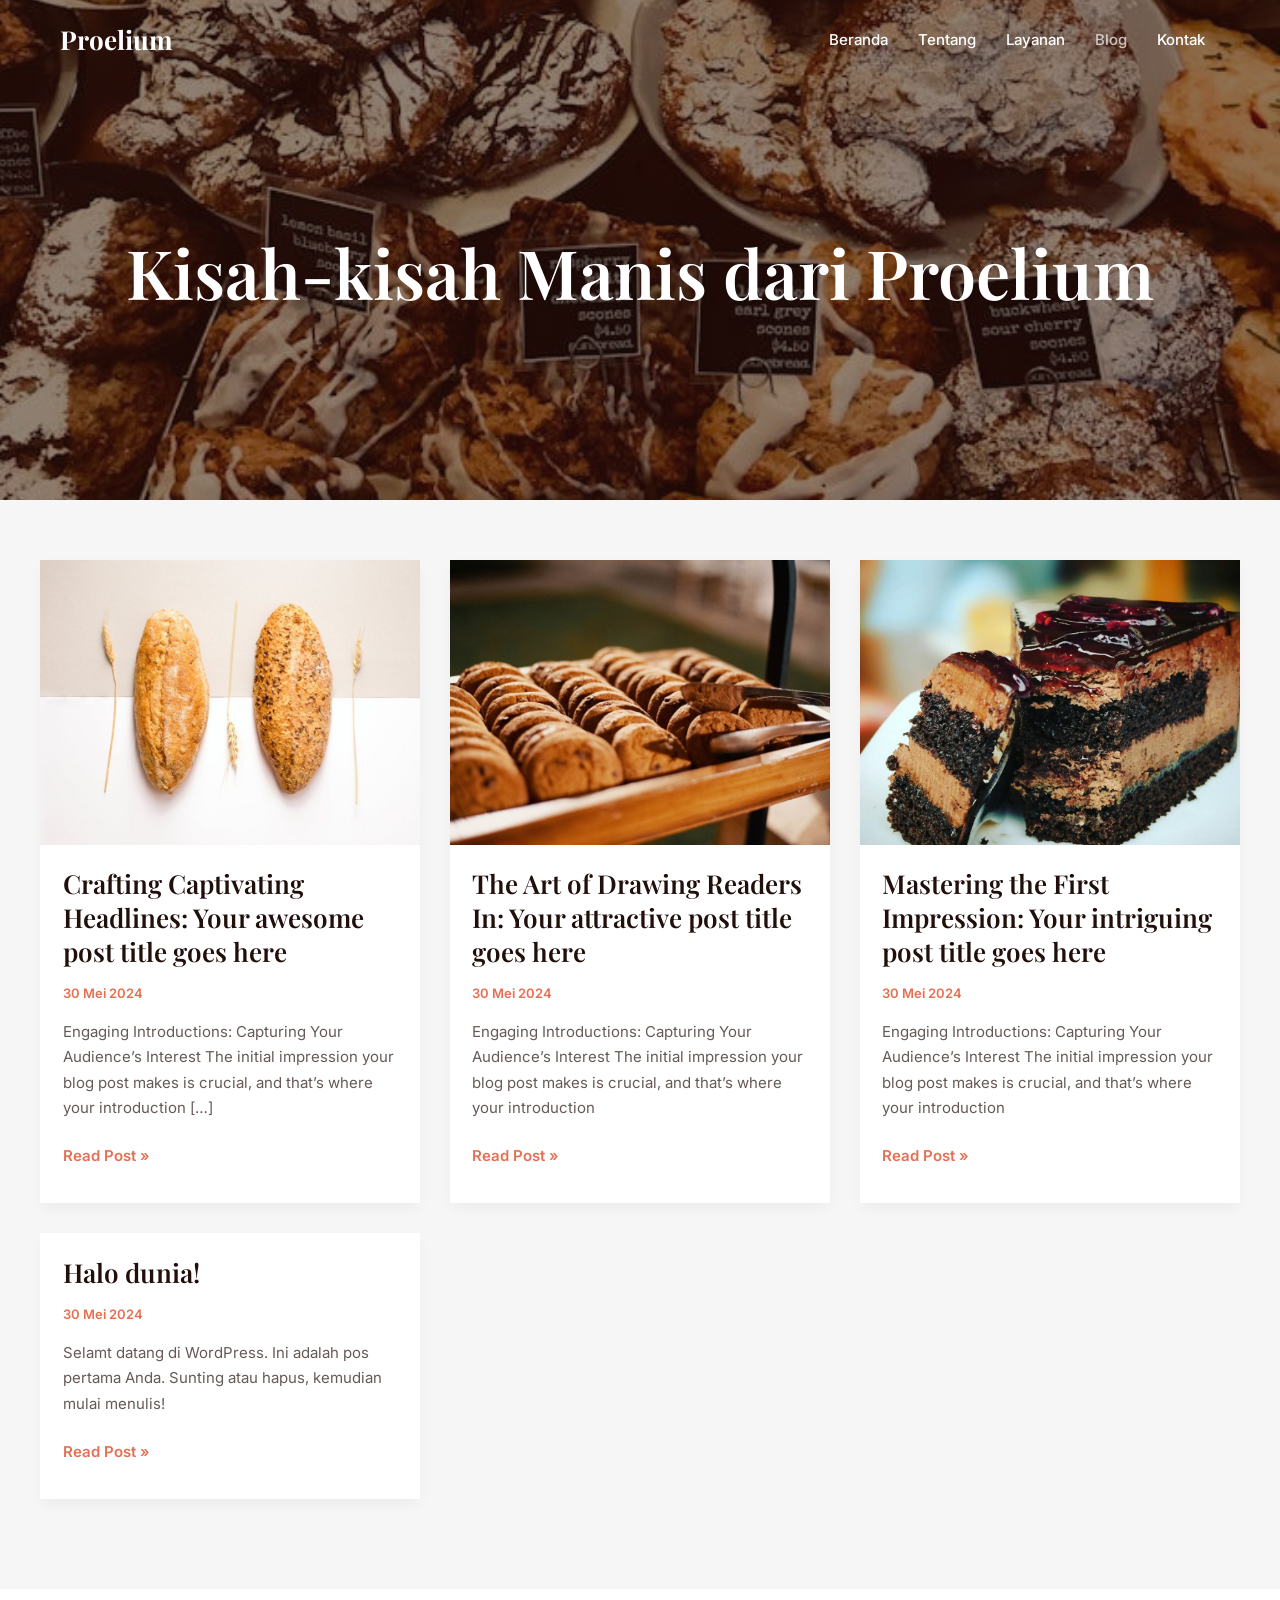
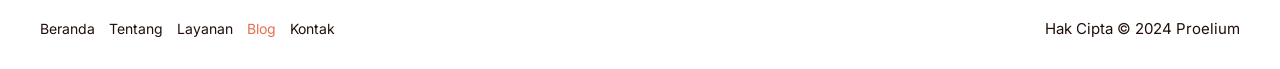
<file: blog/index.html>
<!DOCTYPE html>
<html lang="id">
<head>
<meta charset="UTF-8">
<meta name="viewport" content="width=device-width, initial-scale=1">
	 <link rel="profile" href="https://gmpg.org/xfn/11"> 
	 <title>Blog &#8211; Proelium</title>
<meta name="robots" content="max-image-preview:large">
<link rel="dns-prefetch" href="//fonts.googleapis.com">
<link rel="alternate" type="application/rss+xml" title="Proelium &raquo; Feed" href="/feed/">
<link rel="alternate" type="application/rss+xml" title="Proelium &raquo; Umpan Komentar" href="/comments/feed/">
<script>
window._wpemojiSettings = {"baseUrl":"https:\/\/s.w.org\/images\/core\/emoji\/15.0.3\/72x72\/","ext":".png","svgUrl":"https:\/\/s.w.org\/images\/core\/emoji\/15.0.3\/svg\/","svgExt":".svg","source":{"concatemoji":"\/wp-includes\/js\/wp-emoji-release.min.js?ver=6.5.3"}};
/*! This file is auto-generated */
!function(i,n){var o,s,e;function c(e){try{var t={supportTests:e,timestamp:(new Date).valueOf()};sessionStorage.setItem(o,JSON.stringify(t))}catch(e){}}function p(e,t,n){e.clearRect(0,0,e.canvas.width,e.canvas.height),e.fillText(t,0,0);var t=new Uint32Array(e.getImageData(0,0,e.canvas.width,e.canvas.height).data),r=(e.clearRect(0,0,e.canvas.width,e.canvas.height),e.fillText(n,0,0),new Uint32Array(e.getImageData(0,0,e.canvas.width,e.canvas.height).data));return t.every(function(e,t){return e===r[t]})}function u(e,t,n){switch(t){case"flag":return n(e,"🏳️‍⚧️","🏳️​⚧️")?!1:!n(e,"🇺🇳","🇺​🇳")&&!n(e,"🏴󠁧󠁢󠁥󠁮󠁧󠁿","🏴​󠁧​󠁢​󠁥​󠁮​󠁧​󠁿");case"emoji":return!n(e,"🐦‍⬛","🐦​⬛")}return!1}function f(e,t,n){var r="undefined"!=typeof WorkerGlobalScope&&self instanceof WorkerGlobalScope?new OffscreenCanvas(300,150):i.createElement("canvas"),a=r.getContext("2d",{willReadFrequently:!0}),o=(a.textBaseline="top",a.font="600 32px Arial",{});return e.forEach(function(e){o[e]=t(a,e,n)}),o}function t(e){var t=i.createElement("script");t.src=e,t.defer=!0,i.head.appendChild(t)}"undefined"!=typeof Promise&&(o="wpEmojiSettingsSupports",s=["flag","emoji"],n.supports={everything:!0,everythingExceptFlag:!0},e=new Promise(function(e){i.addEventListener("DOMContentLoaded",e,{once:!0})}),new Promise(function(t){var n=function(){try{var e=JSON.parse(sessionStorage.getItem(o));if("object"==typeof e&&"number"==typeof e.timestamp&&(new Date).valueOf()<e.timestamp+604800&&"object"==typeof e.supportTests)return e.supportTests}catch(e){}return null}();if(!n){if("undefined"!=typeof Worker&&"undefined"!=typeof OffscreenCanvas&&"undefined"!=typeof URL&&URL.createObjectURL&&"undefined"!=typeof Blob)try{var e="postMessage("+f.toString()+"("+[JSON.stringify(s),u.toString(),p.toString()].join(",")+"));",r=new Blob([e],{type:"text/javascript"}),a=new Worker(URL.createObjectURL(r),{name:"wpTestEmojiSupports"});return void(a.onmessage=function(e){c(n=e.data),a.terminate(),t(n)})}catch(e){}c(n=f(s,u,p))}t(n)}).then(function(e){for(var t in e)n.supports[t]=e[t],n.supports.everything=n.supports.everything&&n.supports[t],"flag"!==t&&(n.supports.everythingExceptFlag=n.supports.everythingExceptFlag&&n.supports[t]);n.supports.everythingExceptFlag=n.supports.everythingExceptFlag&&!n.supports.flag,n.DOMReady=!1,n.readyCallback=function(){n.DOMReady=!0}}).then(function(){return e}).then(function(){var e;n.supports.everything||(n.readyCallback(),(e=n.source||{}).concatemoji?t(e.concatemoji):e.wpemoji&&e.twemoji&&(t(e.twemoji),t(e.wpemoji)))}))}((window,document),window._wpemojiSettings);
</script>
<link rel="stylesheet" id="astra-theme-css-css" href="/wp-content/themes/astra/assets/css/minified/main.min.css?ver=4.6.16" media="all">
<style id="astra-theme-css-inline-css">:root{--ast-post-nav-space:0;--ast-container-default-xlg-padding:2.5em;--ast-container-default-lg-padding:2.5em;--ast-container-default-slg-padding:2em;--ast-container-default-md-padding:2.5em;--ast-container-default-sm-padding:2.5em;--ast-container-default-xs-padding:2.4em;--ast-container-default-xxs-padding:1.8em;--ast-code-block-background:#ECEFF3;--ast-comment-inputs-background:#F9FAFB;--ast-normal-container-width:1200px;--ast-narrow-container-width:750px;--ast-blog-title-font-weight:600;--ast-blog-meta-weight:600;}html{font-size:93.75%;}a{color:var(--ast-global-color-0);}a:hover,a:focus{color:var(--ast-global-color-1);}body,button,input,select,textarea,.ast-button,.ast-custom-button{font-family:'Inter',sans-serif;font-weight:inherit;font-size:15px;font-size:1rem;line-height:var(--ast-body-line-height,1.7em);}blockquote{color:var(--ast-global-color-3);}h1,.entry-content h1,h2,.entry-content h2,h3,.entry-content h3,h4,.entry-content h4,h5,.entry-content h5,h6,.entry-content h6,.site-title,.site-title a{font-family:'Playfair Display',serif;font-weight:700;}.ast-site-identity .site-title a{color:var(--ast-global-color-2);}.site-title{font-size:26px;font-size:1.7333333333333rem;display:block;}.site-header .site-description{font-size:15px;font-size:1rem;display:none;}.entry-title{font-size:26px;font-size:1.7333333333333rem;}.ast-blog-single-element.ast-taxonomy-container a{font-size:14px;font-size:0.93333333333333rem;}.ast-blog-meta-container{font-size:13px;font-size:0.86666666666667rem;}.archive .ast-article-post .ast-article-inner,.blog .ast-article-post .ast-article-inner,.archive .ast-article-post .ast-article-inner:hover,.blog .ast-article-post .ast-article-inner:hover{overflow:hidden;}h1,.entry-content h1{font-size:60px;font-size:4rem;font-weight:700;font-family:'Playfair Display',serif;line-height:1.15em;}h2,.entry-content h2{font-size:40px;font-size:2.6666666666667rem;font-weight:700;font-family:'Playfair Display',serif;line-height:1.16em;}h3,.entry-content h3{font-size:26px;font-size:1.7333333333333rem;font-weight:700;font-family:'Playfair Display',serif;line-height:1.2em;}h4,.entry-content h4{font-size:24px;font-size:1.6rem;line-height:1.3em;font-weight:700;font-family:'Playfair Display',serif;}h5,.entry-content h5{font-size:18px;font-size:1.2rem;line-height:1.36em;font-weight:700;font-family:'Playfair Display',serif;}h6,.entry-content h6{font-size:14px;font-size:0.93333333333333rem;line-height:1em;font-weight:500;font-family:'Montserrat',sans-serif;letter-spacing:2px;}::selection{background-color:var(--ast-global-color-0);color:#000000;}body,h1,.entry-title a,.entry-content h1,h2,.entry-content h2,h3,.entry-content h3,h4,.entry-content h4,h5,.entry-content h5,h6,.entry-content h6{color:var(--ast-global-color-3);}.tagcloud a:hover,.tagcloud a:focus,.tagcloud a.current-item{color:#000000;border-color:var(--ast-global-color-0);background-color:var(--ast-global-color-0);}input:focus,input[type="text"]:focus,input[type="email"]:focus,input[type="url"]:focus,input[type="password"]:focus,input[type="reset"]:focus,input[type="search"]:focus,textarea:focus{border-color:var(--ast-global-color-0);}input[type="radio"]:checked,input[type=reset],input[type="checkbox"]:checked,input[type="checkbox"]:hover:checked,input[type="checkbox"]:focus:checked,input[type=range]::-webkit-slider-thumb{border-color:var(--ast-global-color-0);background-color:var(--ast-global-color-0);box-shadow:none;}.site-footer a:hover + .post-count,.site-footer a:focus + .post-count{background:var(--ast-global-color-0);border-color:var(--ast-global-color-0);}.single .nav-links .nav-previous,.single .nav-links .nav-next{color:var(--ast-global-color-0);}.entry-meta,.entry-meta *{line-height:1.45;color:var(--ast-global-color-0);font-weight:600;}.entry-meta a:not(.ast-button):hover,.entry-meta a:not(.ast-button):hover *,.entry-meta a:not(.ast-button):focus,.entry-meta a:not(.ast-button):focus *,.page-links > .page-link,.page-links .page-link:hover,.post-navigation a:hover{color:var(--ast-global-color-1);}#cat option,.secondary .calendar_wrap thead a,.secondary .calendar_wrap thead a:visited{color:var(--ast-global-color-0);}.secondary .calendar_wrap #today,.ast-progress-val span{background:var(--ast-global-color-0);}.secondary a:hover + .post-count,.secondary a:focus + .post-count{background:var(--ast-global-color-0);border-color:var(--ast-global-color-0);}.calendar_wrap #today > a{color:#000000;}.page-links .page-link,.single .post-navigation a{color:var(--ast-global-color-3);}.ast-search-menu-icon .search-form button.search-submit{padding:0 4px;}.ast-search-menu-icon form.search-form{padding-right:0;}.ast-search-menu-icon.slide-search input.search-field{width:0;}.ast-header-search .ast-search-menu-icon.ast-dropdown-active .search-form,.ast-header-search .ast-search-menu-icon.ast-dropdown-active .search-field:focus{transition:all 0.2s;}.search-form input.search-field:focus{outline:none;}.ast-search-menu-icon .search-form button.search-submit:focus,.ast-theme-transparent-header .ast-header-search .ast-dropdown-active .ast-icon,.ast-theme-transparent-header .ast-inline-search .search-field:focus .ast-icon{color:var(--ast-global-color-1);}.ast-header-search .slide-search .search-form{border:2px solid var(--ast-global-color-0);}.ast-header-search .slide-search .search-field{background-color:#fff;}.ast-archive-title{color:var(--ast-global-color-2);}.widget-title,.widget .wp-block-heading{font-size:21px;font-size:1.4rem;color:var(--ast-global-color-2);}.ast-single-post .entry-content a,.ast-comment-content a:not(.ast-comment-edit-reply-wrap a){text-decoration:underline;}.ast-single-post .elementor-button-wrapper .elementor-button,.ast-single-post .entry-content .uagb-tab a,.ast-single-post .entry-content .uagb-ifb-cta a,.ast-single-post .entry-content .uabb-module-content a,.ast-single-post .entry-content .uagb-post-grid a,.ast-single-post .entry-content .uagb-timeline a,.ast-single-post .entry-content .uagb-toc__wrap a,.ast-single-post .entry-content .uagb-taxomony-box a,.ast-single-post .entry-content .woocommerce a,.entry-content .wp-block-latest-posts > li > a,.ast-single-post .entry-content .wp-block-file__button,li.ast-post-filter-single,.ast-single-post .ast-comment-content .comment-reply-link,.ast-single-post .ast-comment-content .comment-edit-link{text-decoration:none;}.ast-search-menu-icon.slide-search a:focus-visible:focus-visible,.astra-search-icon:focus-visible,#close:focus-visible,a:focus-visible,.ast-menu-toggle:focus-visible,.site .skip-link:focus-visible,.wp-block-loginout input:focus-visible,.wp-block-search.wp-block-search__button-inside .wp-block-search__inside-wrapper,.ast-header-navigation-arrow:focus-visible,.woocommerce .wc-proceed-to-checkout > .checkout-button:focus-visible,.woocommerce .woocommerce-MyAccount-navigation ul li a:focus-visible,.ast-orders-table__row .ast-orders-table__cell:focus-visible,.woocommerce .woocommerce-order-details .order-again > .button:focus-visible,.woocommerce .woocommerce-message a.button.wc-forward:focus-visible,.woocommerce #minus_qty:focus-visible,.woocommerce #plus_qty:focus-visible,a#ast-apply-coupon:focus-visible,.woocommerce .woocommerce-info a:focus-visible,.woocommerce .astra-shop-summary-wrap a:focus-visible,.woocommerce a.wc-forward:focus-visible,#ast-apply-coupon:focus-visible,.woocommerce-js .woocommerce-mini-cart-item a.remove:focus-visible,#close:focus-visible,.button.search-submit:focus-visible,#search_submit:focus,.normal-search:focus-visible,.ast-header-account-wrap:focus-visible{outline-style:dotted;outline-color:inherit;outline-width:thin;}input:focus,input[type="text"]:focus,input[type="email"]:focus,input[type="url"]:focus,input[type="password"]:focus,input[type="reset"]:focus,input[type="search"]:focus,input[type="number"]:focus,textarea:focus,.wp-block-search__input:focus,[data-section="section-header-mobile-trigger"] .ast-button-wrap .ast-mobile-menu-trigger-minimal:focus,.ast-mobile-popup-drawer.active .menu-toggle-close:focus,.woocommerce-ordering select.orderby:focus,#ast-scroll-top:focus,#coupon_code:focus,.woocommerce-page #comment:focus,.woocommerce #reviews #respond input#submit:focus,.woocommerce a.add_to_cart_button:focus,.woocommerce .button.single_add_to_cart_button:focus,.woocommerce .woocommerce-cart-form button:focus,.woocommerce .woocommerce-cart-form__cart-item .quantity .qty:focus,.woocommerce .woocommerce-billing-fields .woocommerce-billing-fields__field-wrapper .woocommerce-input-wrapper > .input-text:focus,.woocommerce #order_comments:focus,.woocommerce #place_order:focus,.woocommerce .woocommerce-address-fields .woocommerce-address-fields__field-wrapper .woocommerce-input-wrapper > .input-text:focus,.woocommerce .woocommerce-MyAccount-content form button:focus,.woocommerce .woocommerce-MyAccount-content .woocommerce-EditAccountForm .woocommerce-form-row .woocommerce-Input.input-text:focus,.woocommerce .ast-woocommerce-container .woocommerce-pagination ul.page-numbers li a:focus,body #content .woocommerce form .form-row .select2-container--default .select2-selection--single:focus,#ast-coupon-code:focus,.woocommerce.woocommerce-js .quantity input[type=number]:focus,.woocommerce-js .woocommerce-mini-cart-item .quantity input[type=number]:focus,.woocommerce p#ast-coupon-trigger:focus{border-style:dotted;border-color:inherit;border-width:thin;}input{outline:none;}.ast-logo-title-inline .site-logo-img{padding-right:1em;}body .ast-oembed-container *{position:absolute;top:0;width:100%;height:100%;left:0;}body .wp-block-embed-pocket-casts .ast-oembed-container *{position:unset;}.ast-single-post-featured-section + article {margin-top: 2em;}.site-content .ast-single-post-featured-section img {width: 100%;overflow: hidden;object-fit: cover;}.site > .ast-single-related-posts-container {margin-top: 0;}@media (min-width: 922px) {.ast-desktop .ast-container--narrow {max-width: var(--ast-narrow-container-width);margin: 0 auto;}}input[type="text"],input[type="number"],input[type="email"],input[type="url"],input[type="password"],input[type="search"],input[type=reset],input[type=tel],input[type=date],select,textarea{font-size:16px;font-style:normal;font-weight:400;line-height:24px;width:100%;padding:12px 16px;border-radius:4px;box-shadow:0px 1px 2px 0px rgba(0,0,0,0.05);color:var(--ast-form-input-text,#475569);}input[type="text"],input[type="number"],input[type="email"],input[type="url"],input[type="password"],input[type="search"],input[type=reset],input[type=tel],input[type=date],select{height:40px;}input[type="date"]{border-width:1px;border-style:solid;border-color:var(--ast-border-color);}input[type="text"]:focus,input[type="number"]:focus,input[type="email"]:focus,input[type="url"]:focus,input[type="password"]:focus,input[type="search"]:focus,input[type=reset]:focus,input[type="tel"]:focus,input[type="date"]:focus,select:focus,textarea:focus{border-color:#046BD2;box-shadow:none;outline:none;color:var(--ast-form-input-focus-text,#475569);}label,legend{color:#111827;font-size:14px;font-style:normal;font-weight:500;line-height:20px;}select{padding:6px 10px;}fieldset{padding:30px;border-radius:4px;}button,.ast-button,.button,input[type="button"],input[type="reset"],input[type="submit"]{border-radius:4px;box-shadow:0px 1px 2px 0px rgba(0,0,0,0.05);}:root{--ast-comment-inputs-background:#FFF;}::placeholder{color:var(--ast-form-field-color,#9CA3AF);}::-ms-input-placeholder{color:var(--ast-form-field-color,#9CA3AF);}@media (max-width:921.9px){#ast-desktop-header{display:none;}}@media (min-width:922px){#ast-mobile-header{display:none;}}.wp-block-buttons.aligncenter{justify-content:center;}@media (max-width:921px){.ast-separate-container #primary,.ast-narrow-container #primary{padding-top:0px;}}@media (max-width:544px){.ast-separate-container #primary,.ast-narrow-container #primary{padding-top:0px;}}@media (max-width:921px){.ast-separate-container #primary,.ast-narrow-container #primary{padding-bottom:0px;}}@media (max-width:544px){.ast-separate-container #primary,.ast-narrow-container #primary{padding-bottom:0px;}}.wp-block-button.is-style-outline .wp-block-button__link{border-color:var(--ast-global-color-0);border-top-width:2px;border-right-width:2px;border-bottom-width:2px;border-left-width:2px;}div.wp-block-button.is-style-outline > .wp-block-button__link:not(.has-text-color),div.wp-block-button.wp-block-button__link.is-style-outline:not(.has-text-color){color:var(--ast-global-color-0);}.wp-block-button.is-style-outline .wp-block-button__link:hover,.wp-block-buttons .wp-block-button.is-style-outline .wp-block-button__link:focus,.wp-block-buttons .wp-block-button.is-style-outline > .wp-block-button__link:not(.has-text-color):hover,.wp-block-buttons .wp-block-button.wp-block-button__link.is-style-outline:not(.has-text-color):hover{color:#ffffff;background-color:var(--ast-global-color-1);border-color:var(--ast-global-color-1);}.post-page-numbers.current .page-link,.ast-pagination .page-numbers.current{color:#000000;border-color:var(--ast-global-color-0);background-color:var(--ast-global-color-0);}.wp-block-button.is-style-outline .wp-block-button__link{border-top-width:2px;border-right-width:2px;border-bottom-width:2px;border-left-width:2px;}.wp-block-buttons .wp-block-button.is-style-outline .wp-block-button__link.wp-element-button,.ast-outline-button,.wp-block-uagb-buttons-child .uagb-buttons-repeater.ast-outline-button{border-color:var(--ast-global-color-0);border-top-width:2px;border-right-width:2px;border-bottom-width:2px;border-left-width:2px;font-family:'Montserrat',sans-serif;font-weight:500;font-size:14px;font-size:0.93333333333333rem;line-height:1em;text-transform:uppercase;letter-spacing:2px;padding-top:16px;padding-right:28px;padding-bottom:16px;padding-left:28px;border-top-left-radius:6px;border-top-right-radius:6px;border-bottom-right-radius:6px;border-bottom-left-radius:6px;}.wp-block-buttons .wp-block-button.is-style-outline > .wp-block-button__link:not(.has-text-color),.wp-block-buttons .wp-block-button.wp-block-button__link.is-style-outline:not(.has-text-color),.ast-outline-button{color:var(--ast-global-color-0);}.wp-block-button.is-style-outline .wp-block-button__link:hover,.wp-block-buttons .wp-block-button.is-style-outline .wp-block-button__link:focus,.wp-block-buttons .wp-block-button.is-style-outline > .wp-block-button__link:not(.has-text-color):hover,.wp-block-buttons .wp-block-button.wp-block-button__link.is-style-outline:not(.has-text-color):hover,.ast-outline-button:hover,.ast-outline-button:focus,.wp-block-uagb-buttons-child .uagb-buttons-repeater.ast-outline-button:hover,.wp-block-uagb-buttons-child .uagb-buttons-repeater.ast-outline-button:focus{color:#ffffff;background-color:var(--ast-global-color-1);border-color:var(--ast-global-color-1);}.ast-single-post .entry-content a.ast-outline-button,.ast-single-post .entry-content .is-style-outline>.wp-block-button__link{text-decoration:none;}.uagb-buttons-repeater.ast-outline-button{border-radius:9999px;}@media (max-width:921px){.wp-block-buttons .wp-block-button.is-style-outline .wp-block-button__link.wp-element-button,.ast-outline-button,.wp-block-uagb-buttons-child .uagb-buttons-repeater.ast-outline-button{font-size:14px;font-size:0.93333333333333rem;padding-top:14px;padding-right:24px;padding-bottom:14px;padding-left:24px;border-top-left-radius:6px;border-top-right-radius:6px;border-bottom-right-radius:6px;border-bottom-left-radius:6px;}}@media (max-width:544px){.wp-block-buttons .wp-block-button.is-style-outline .wp-block-button__link.wp-element-button,.ast-outline-button,.wp-block-uagb-buttons-child .uagb-buttons-repeater.ast-outline-button{font-size:14px;font-size:0.93333333333333rem;padding-top:14px;padding-right:22px;padding-bottom:14px;padding-left:22px;border-top-left-radius:6px;border-top-right-radius:6px;border-bottom-right-radius:6px;border-bottom-left-radius:6px;}}.entry-content[ast-blocks-layout] > figure{margin-bottom:1em;}h1.widget-title{font-weight:700;}h2.widget-title{font-weight:700;}h3.widget-title{font-weight:700;}#page{display:flex;flex-direction:column;min-height:100vh;}.ast-404-layout-1 h1.page-title{color:var(--ast-global-color-2);}.single .post-navigation a{line-height:1em;height:inherit;}.error-404 .page-sub-title{font-size:1.5rem;font-weight:inherit;}.search .site-content .content-area .search-form{margin-bottom:0;}#page .site-content{flex-grow:1;}.widget{margin-bottom:1.25em;}#secondary li{line-height:1.5em;}#secondary .wp-block-group h2{margin-bottom:0.7em;}#secondary h2{font-size:1.7rem;}.ast-separate-container .ast-article-post,.ast-separate-container .ast-article-single,.ast-separate-container .comment-respond{padding:3em;}.ast-separate-container .ast-article-single .ast-article-single{padding:0;}.ast-article-single .wp-block-post-template-is-layout-grid{padding-left:0;}.ast-separate-container .comments-title,.ast-narrow-container .comments-title{padding:1.5em 2em;}.ast-page-builder-template .comment-form-textarea,.ast-comment-formwrap .ast-grid-common-col{padding:0;}.ast-comment-formwrap{padding:0;display:inline-flex;column-gap:20px;width:100%;margin-left:0;margin-right:0;}.comments-area textarea#comment:focus,.comments-area textarea#comment:active,.comments-area .ast-comment-formwrap input[type="text"]:focus,.comments-area .ast-comment-formwrap input[type="text"]:active {box-shadow:none;outline:none;}.archive.ast-page-builder-template .entry-header{margin-top:2em;}.ast-page-builder-template .ast-comment-formwrap{width:100%;}.entry-title{margin-bottom:0.6em;}.ast-archive-description p{font-size:inherit;font-weight:inherit;line-height:inherit;}.ast-separate-container .ast-comment-list li.depth-1,.hentry{margin-bottom:1.5em;}.site-content section.ast-archive-description{margin-bottom:2em;}@media (min-width:921px){.ast-left-sidebar.ast-page-builder-template #secondary,.archive.ast-right-sidebar.ast-page-builder-template .site-main{padding-left:20px;padding-right:20px;}}@media (max-width:544px){.ast-comment-formwrap.ast-row{column-gap:10px;display:inline-block;}#ast-commentform .ast-grid-common-col{position:relative;width:100%;}}@media (min-width:1201px){.ast-separate-container .ast-article-post,.ast-separate-container .ast-article-single,.ast-separate-container .ast-author-box,.ast-separate-container .ast-404-layout-1,.ast-separate-container .no-results{padding:3em;}}@media (max-width:921px){.ast-separate-container #primary,.ast-separate-container #secondary{padding:1.5em 0;}#primary,#secondary{padding:1.5em 0;margin:0;}.ast-left-sidebar #content > .ast-container{display:flex;flex-direction:column-reverse;width:100%;}}@media (min-width:922px){.ast-separate-container.ast-right-sidebar #primary,.ast-separate-container.ast-left-sidebar #primary{border:0;}.search-no-results.ast-separate-container #primary{margin-bottom:4em;}}.wp-block-button .wp-block-button__link{color:#ffffff;}.wp-block-button .wp-block-button__link:hover,.wp-block-button .wp-block-button__link:focus{color:#ffffff;background-color:var(--ast-global-color-1);border-color:var(--ast-global-color-1);}.elementor-widget-heading h1.elementor-heading-title{line-height:1.15em;}.elementor-widget-heading h2.elementor-heading-title{line-height:1.16em;}.elementor-widget-heading h3.elementor-heading-title{line-height:1.2em;}.elementor-widget-heading h4.elementor-heading-title{line-height:1.3em;}.elementor-widget-heading h5.elementor-heading-title{line-height:1.36em;}.elementor-widget-heading h6.elementor-heading-title{line-height:1em;}.wp-block-button .wp-block-button__link,.wp-block-search .wp-block-search__button,body .wp-block-file .wp-block-file__button{border-style:solid;border-top-width:2px;border-right-width:2px;border-left-width:2px;border-bottom-width:2px;border-color:var(--ast-global-color-0);background-color:var(--ast-global-color-0);color:#ffffff;font-family:'Inter',sans-serif;font-weight:500;line-height:1em;text-transform:uppercase;letter-spacing:1px;font-size:14px;font-size:0.93333333333333rem;border-top-left-radius:6px;border-top-right-radius:6px;border-bottom-right-radius:6px;border-bottom-left-radius:6px;padding-top:16px;padding-right:28px;padding-bottom:16px;padding-left:28px;}.ast-single-post .entry-content .wp-block-button .wp-block-button__link,.ast-single-post .entry-content .wp-block-search .wp-block-search__button,body .entry-content .wp-block-file .wp-block-file__button{text-decoration:none;}@media (max-width:921px){.wp-block-button .wp-block-button__link,.wp-block-search .wp-block-search__button,body .wp-block-file .wp-block-file__button{font-size:14px;font-size:0.93333333333333rem;padding-top:14px;padding-right:24px;padding-bottom:14px;padding-left:24px;border-top-left-radius:6px;border-top-right-radius:6px;border-bottom-right-radius:6px;border-bottom-left-radius:6px;}}@media (max-width:544px){.wp-block-button .wp-block-button__link,.wp-block-search .wp-block-search__button,body .wp-block-file .wp-block-file__button{font-size:14px;font-size:0.93333333333333rem;padding-top:14px;padding-right:22px;padding-bottom:14px;padding-left:22px;border-top-left-radius:6px;border-top-right-radius:6px;border-bottom-right-radius:6px;border-bottom-left-radius:6px;}}.menu-toggle,button,.ast-button,.ast-custom-button,.button,input#submit,input[type="button"],input[type="submit"],input[type="reset"],#comments .submit,.search .search-submit,form[CLASS*="wp-block-search__"].wp-block-search .wp-block-search__inside-wrapper .wp-block-search__button,body .wp-block-file .wp-block-file__button,.search .search-submit,.woocommerce-js a.button,.woocommerce button.button,.woocommerce .woocommerce-message a.button,.woocommerce #respond input#submit.alt,.woocommerce input.button.alt,.woocommerce input.button,.woocommerce input.button:disabled,.woocommerce input.button:disabled[disabled],.woocommerce input.button:disabled:hover,.woocommerce input.button:disabled[disabled]:hover,.woocommerce #respond input#submit,.woocommerce button.button.alt.disabled,.wc-block-grid__products .wc-block-grid__product .wp-block-button__link,.wc-block-grid__product-onsale,[CLASS*="wc-block"] button,.woocommerce-js .astra-cart-drawer .astra-cart-drawer-content .woocommerce-mini-cart__buttons .button:not(.checkout):not(.ast-continue-shopping),.woocommerce-js .astra-cart-drawer .astra-cart-drawer-content .woocommerce-mini-cart__buttons a.checkout,.woocommerce button.button.alt.disabled.wc-variation-selection-needed,[CLASS*="wc-block"] .wc-block-components-button{border-style:solid;border-top-width:2px;border-right-width:2px;border-left-width:2px;border-bottom-width:2px;color:#ffffff;border-color:var(--ast-global-color-0);background-color:var(--ast-global-color-0);padding-top:16px;padding-right:28px;padding-bottom:16px;padding-left:28px;font-family:'Inter',sans-serif;font-weight:500;font-size:14px;font-size:0.93333333333333rem;line-height:1em;text-transform:uppercase;letter-spacing:1px;border-top-left-radius:6px;border-top-right-radius:6px;border-bottom-right-radius:6px;border-bottom-left-radius:6px;}button:focus,.menu-toggle:hover,button:hover,.ast-button:hover,.ast-custom-button:hover .button:hover,.ast-custom-button:hover ,input[type=reset]:hover,input[type=reset]:focus,input#submit:hover,input#submit:focus,input[type="button"]:hover,input[type="button"]:focus,input[type="submit"]:hover,input[type="submit"]:focus,form[CLASS*="wp-block-search__"].wp-block-search .wp-block-search__inside-wrapper .wp-block-search__button:hover,form[CLASS*="wp-block-search__"].wp-block-search .wp-block-search__inside-wrapper .wp-block-search__button:focus,body .wp-block-file .wp-block-file__button:hover,body .wp-block-file .wp-block-file__button:focus,.woocommerce-js a.button:hover,.woocommerce button.button:hover,.woocommerce .woocommerce-message a.button:hover,.woocommerce #respond input#submit:hover,.woocommerce #respond input#submit.alt:hover,.woocommerce input.button.alt:hover,.woocommerce input.button:hover,.woocommerce button.button.alt.disabled:hover,.wc-block-grid__products .wc-block-grid__product .wp-block-button__link:hover,[CLASS*="wc-block"] button:hover,.woocommerce-js .astra-cart-drawer .astra-cart-drawer-content .woocommerce-mini-cart__buttons .button:not(.checkout):not(.ast-continue-shopping):hover,.woocommerce-js .astra-cart-drawer .astra-cart-drawer-content .woocommerce-mini-cart__buttons a.checkout:hover,.woocommerce button.button.alt.disabled.wc-variation-selection-needed:hover,[CLASS*="wc-block"] .wc-block-components-button:hover,[CLASS*="wc-block"] .wc-block-components-button:focus{color:#ffffff;background-color:var(--ast-global-color-1);border-color:var(--ast-global-color-1);}form[CLASS*="wp-block-search__"].wp-block-search .wp-block-search__inside-wrapper .wp-block-search__button.has-icon{padding-top:calc(16px - 3px);padding-right:calc(28px - 3px);padding-bottom:calc(16px - 3px);padding-left:calc(28px - 3px);}@media (max-width:921px){.menu-toggle,button,.ast-button,.ast-custom-button,.button,input#submit,input[type="button"],input[type="submit"],input[type="reset"],#comments .submit,.search .search-submit,form[CLASS*="wp-block-search__"].wp-block-search .wp-block-search__inside-wrapper .wp-block-search__button,body .wp-block-file .wp-block-file__button,.search .search-submit,.woocommerce-js a.button,.woocommerce button.button,.woocommerce .woocommerce-message a.button,.woocommerce #respond input#submit.alt,.woocommerce input.button.alt,.woocommerce input.button,.woocommerce input.button:disabled,.woocommerce input.button:disabled[disabled],.woocommerce input.button:disabled:hover,.woocommerce input.button:disabled[disabled]:hover,.woocommerce #respond input#submit,.woocommerce button.button.alt.disabled,.wc-block-grid__products .wc-block-grid__product .wp-block-button__link,.wc-block-grid__product-onsale,[CLASS*="wc-block"] button,.woocommerce-js .astra-cart-drawer .astra-cart-drawer-content .woocommerce-mini-cart__buttons .button:not(.checkout):not(.ast-continue-shopping),.woocommerce-js .astra-cart-drawer .astra-cart-drawer-content .woocommerce-mini-cart__buttons a.checkout,.woocommerce button.button.alt.disabled.wc-variation-selection-needed,[CLASS*="wc-block"] .wc-block-components-button{padding-top:14px;padding-right:24px;padding-bottom:14px;padding-left:24px;font-size:14px;font-size:0.93333333333333rem;border-top-left-radius:6px;border-top-right-radius:6px;border-bottom-right-radius:6px;border-bottom-left-radius:6px;}}@media (max-width:544px){.menu-toggle,button,.ast-button,.ast-custom-button,.button,input#submit,input[type="button"],input[type="submit"],input[type="reset"],#comments .submit,.search .search-submit,form[CLASS*="wp-block-search__"].wp-block-search .wp-block-search__inside-wrapper .wp-block-search__button,body .wp-block-file .wp-block-file__button,.search .search-submit,.woocommerce-js a.button,.woocommerce button.button,.woocommerce .woocommerce-message a.button,.woocommerce #respond input#submit.alt,.woocommerce input.button.alt,.woocommerce input.button,.woocommerce input.button:disabled,.woocommerce input.button:disabled[disabled],.woocommerce input.button:disabled:hover,.woocommerce input.button:disabled[disabled]:hover,.woocommerce #respond input#submit,.woocommerce button.button.alt.disabled,.wc-block-grid__products .wc-block-grid__product .wp-block-button__link,.wc-block-grid__product-onsale,[CLASS*="wc-block"] button,.woocommerce-js .astra-cart-drawer .astra-cart-drawer-content .woocommerce-mini-cart__buttons .button:not(.checkout):not(.ast-continue-shopping),.woocommerce-js .astra-cart-drawer .astra-cart-drawer-content .woocommerce-mini-cart__buttons a.checkout,.woocommerce button.button.alt.disabled.wc-variation-selection-needed,[CLASS*="wc-block"] .wc-block-components-button{padding-top:14px;padding-right:22px;padding-bottom:14px;padding-left:22px;font-size:14px;font-size:0.93333333333333rem;border-top-left-radius:6px;border-top-right-radius:6px;border-bottom-right-radius:6px;border-bottom-left-radius:6px;}}@media (max-width:921px){.menu-toggle,button,.ast-button,.button,input#submit,input[type="button"],input[type="submit"],input[type="reset"]{font-size:14px;font-size:0.93333333333333rem;}.ast-mobile-header-stack .main-header-bar .ast-search-menu-icon{display:inline-block;}.ast-header-break-point.ast-header-custom-item-outside .ast-mobile-header-stack .main-header-bar .ast-search-icon{margin:0;}.ast-comment-avatar-wrap img{max-width:2.5em;}.ast-comment-meta{padding:0 1.8888em 1.3333em;}}@media (min-width:544px){.ast-container{max-width:100%;}}@media (max-width:544px){.ast-separate-container .ast-article-post,.ast-separate-container .ast-article-single,.ast-separate-container .comments-title,.ast-separate-container .ast-archive-description{padding:1.5em 1em;}.ast-separate-container #content .ast-container{padding-left:0.54em;padding-right:0.54em;}.ast-separate-container .ast-comment-list .bypostauthor{padding:.5em;}.ast-search-menu-icon.ast-dropdown-active .search-field{width:170px;}.menu-toggle,button,.ast-button,.button,input#submit,input[type="button"],input[type="submit"],input[type="reset"]{font-size:14px;font-size:0.93333333333333rem;}}.ast-separate-container{background-color:var(--ast-global-color-4);;background-image:none;;}@media (max-width:921px){.widget-title{font-size:20px;font-size:1.4285714285714rem;}body,button,input,select,textarea,.ast-button,.ast-custom-button{font-size:14px;font-size:0.93333333333333rem;}#secondary,#secondary button,#secondary input,#secondary select,#secondary textarea{font-size:14px;font-size:0.93333333333333rem;}.site-title{font-size:20px;font-size:1.3333333333333rem;display:block;}.site-header .site-description{display:none;}.entry-title{font-size:24px;font-size:1.6rem;}h1,.entry-content h1{font-size:48px;}h2,.entry-content h2{font-size:30px;}h3,.entry-content h3{font-size:24px;}h4,.entry-content h4{font-size:20px;font-size:1.3333333333333rem;}h5,.entry-content h5{font-size:16px;font-size:1.0666666666667rem;}h6,.entry-content h6{font-size:14px;font-size:0.93333333333333rem;}}@media (max-width:544px){.widget-title{font-size:20px;font-size:1.4285714285714rem;}body,button,input,select,textarea,.ast-button,.ast-custom-button{font-size:14px;font-size:0.93333333333333rem;}#secondary,#secondary button,#secondary input,#secondary select,#secondary textarea{font-size:14px;font-size:0.93333333333333rem;}.site-title{font-size:18px;font-size:1.2rem;display:block;}.site-header .site-description{display:none;}.entry-title{font-size:24px;font-size:1.6rem;}h1,.entry-content h1{font-size:38px;}h2,.entry-content h2{font-size:30px;}h3,.entry-content h3{font-size:24px;}h4,.entry-content h4{font-size:20px;font-size:1.3333333333333rem;}h5,.entry-content h5{font-size:16px;font-size:1.0666666666667rem;}h6,.entry-content h6{font-size:14px;font-size:0.93333333333333rem;}}@media (max-width:544px){html{font-size:93.75%;}}@media (min-width:922px){.ast-container{max-width:1240px;}}@media (min-width:922px){.site-content .ast-container{display:flex;}}@media (max-width:921px){.site-content .ast-container{flex-direction:column;}}.ast-blog-layout-4-grid .ast-article-post{width:33.33%;margin-bottom:2em;border-bottom:0;background-color:transparent;}.ast-blog-layout-4-grid .ast-article-inner .wp-post-image{width:100%;}.ast-article-inner{padding:1.5em;}.ast-blog-layout-4-grid .ast-row{display:flex;flex-wrap:wrap;flex-flow:row wrap;align-items:stretch;}.ast-separate-container .ast-blog-layout-4-grid .ast-article-post{padding:0 1em 0;}.ast-separate-container.ast-desktop .ast-blog-layout-4-grid .ast-row{margin-left:-1em;margin-right:-1em;}.ast-blog-layout-4-grid .ast-article-inner{box-shadow:0px 6px 15px -2px rgba(16,24,40,0.05);}.ast-separate-container .ast-blog-layout-4-grid .ast-article-inner,.ast-plain-container .ast-blog-layout-4-grid .ast-article-inner{height:100%;}.ast-row .blog-layout-4 .post-content,.blog-layout-4 .post-thumb{padding-left:0;padding-right:0;}.ast-article-post.remove-featured-img-padding .blog-layout-4 .post-content .ast-blog-featured-section:first-child .post-thumb-img-content{margin-top:-1.5em;}.ast-article-post.remove-featured-img-padding .blog-layout-4 .post-content .ast-blog-featured-section .post-thumb-img-content{margin-left:-1.5em;margin-right:-1.5em;}@media (max-width:921px){.ast-blog-layout-4-grid .ast-article-post{width:100%;}}.ast-blog-layout-6-grid .ast-blog-featured-section:before {content: "";}.ast-article-post .post-thumb-img-content img{aspect-ratio:4/3;width:100%;}.ast-article-post .post-thumb-img-content img{object-fit:cover;}.ast-article-post .post-thumb-img-content{overflow:hidden;}.ast-article-post .post-thumb-img-content img{transform:scale(1);transition:transform .5s ease;}.ast-article-post:hover .post-thumb-img-content img{transform:scale(1.1);}.cat-links.badge a,.tags-links.badge a {padding: 4px 8px;border-radius: 3px;font-weight: 400;}.cat-links.underline a,.tags-links.underline a{text-decoration: underline;}@media (min-width:922px){.main-header-menu .sub-menu .menu-item.ast-left-align-sub-menu:hover > .sub-menu,.main-header-menu .sub-menu .menu-item.ast-left-align-sub-menu.focus > .sub-menu{margin-left:-0px;}}.ast-theme-transparent-header [data-section="section-header-mobile-trigger"] .ast-button-wrap .mobile-menu-toggle-icon .ast-mobile-svg{fill:#ffffff;}.ast-theme-transparent-header [data-section="section-header-mobile-trigger"] .ast-button-wrap .mobile-menu-wrap .mobile-menu{color:#ffffff;}.ast-theme-transparent-header [data-section="section-header-mobile-trigger"] .ast-button-wrap .ast-mobile-menu-trigger-outline{background:transparent;color:#ffffff;border-color:#ffffff;}.entry-content li > p{margin-bottom:0;}.site .comments-area{padding-top:2em;padding-bottom:2em;margin-top:2em;}.wp-block-file {display: flex;align-items: center;flex-wrap: wrap;justify-content: space-between;}.wp-block-pullquote {border: none;}.wp-block-pullquote blockquote::before {content: "\201D";font-family: "Helvetica",sans-serif;display: flex;transform: rotate( 180deg );font-size: 6rem;font-style: normal;line-height: 1;font-weight: bold;align-items: center;justify-content: center;}.has-text-align-right > blockquote::before {justify-content: flex-start;}.has-text-align-left > blockquote::before {justify-content: flex-end;}figure.wp-block-pullquote.is-style-solid-color blockquote {max-width: 100%;text-align: inherit;}html body {--wp--custom--ast-default-block-top-padding: 100px;--wp--custom--ast-default-block-right-padding: 80px;--wp--custom--ast-default-block-bottom-padding: 100px;--wp--custom--ast-default-block-left-padding: 80px;--wp--custom--ast-container-width: 1200px;--wp--custom--ast-content-width-size: 1200px;--wp--custom--ast-wide-width-size: calc(1200px + var(--wp--custom--ast-default-block-left-padding) + var(--wp--custom--ast-default-block-right-padding));}.ast-narrow-container {--wp--custom--ast-content-width-size: 750px;--wp--custom--ast-wide-width-size: 750px;}@media(max-width: 921px) {html body {--wp--custom--ast-default-block-top-padding: 50px;--wp--custom--ast-default-block-right-padding: 50px;--wp--custom--ast-default-block-bottom-padding: 50px;--wp--custom--ast-default-block-left-padding: 50px;}}@media(max-width: 544px) {html body {--wp--custom--ast-default-block-top-padding: 50px;--wp--custom--ast-default-block-right-padding: 30px;--wp--custom--ast-default-block-bottom-padding: 50px;--wp--custom--ast-default-block-left-padding: 30px;}}.entry-content > .wp-block-group,.entry-content > .wp-block-cover,.entry-content > .wp-block-columns {padding-top: var(--wp--custom--ast-default-block-top-padding);padding-right: var(--wp--custom--ast-default-block-right-padding);padding-bottom: var(--wp--custom--ast-default-block-bottom-padding);padding-left: var(--wp--custom--ast-default-block-left-padding);}.ast-plain-container.ast-no-sidebar .entry-content > .alignfull,.ast-page-builder-template .ast-no-sidebar .entry-content > .alignfull {margin-left: calc( -50vw + 50%);margin-right: calc( -50vw + 50%);max-width: 100vw;width: 100vw;}.ast-plain-container.ast-no-sidebar .entry-content .alignfull .alignfull,.ast-page-builder-template.ast-no-sidebar .entry-content .alignfull .alignfull,.ast-plain-container.ast-no-sidebar .entry-content .alignfull .alignwide,.ast-page-builder-template.ast-no-sidebar .entry-content .alignfull .alignwide,.ast-plain-container.ast-no-sidebar .entry-content .alignwide .alignfull,.ast-page-builder-template.ast-no-sidebar .entry-content .alignwide .alignfull,.ast-plain-container.ast-no-sidebar .entry-content .alignwide .alignwide,.ast-page-builder-template.ast-no-sidebar .entry-content .alignwide .alignwide,.ast-plain-container.ast-no-sidebar .entry-content .wp-block-column .alignfull,.ast-page-builder-template.ast-no-sidebar .entry-content .wp-block-column .alignfull,.ast-plain-container.ast-no-sidebar .entry-content .wp-block-column .alignwide,.ast-page-builder-template.ast-no-sidebar .entry-content .wp-block-column .alignwide {margin-left: auto;margin-right: auto;width: 100%;}[ast-blocks-layout] .wp-block-separator:not(.is-style-dots) {height: 0;}[ast-blocks-layout] .wp-block-separator {margin: 20px auto;}[ast-blocks-layout] .wp-block-separator:not(.is-style-wide):not(.is-style-dots) {max-width: 100px;}[ast-blocks-layout] .wp-block-separator.has-background {padding: 0;}.entry-content[ast-blocks-layout] > * {max-width: var(--wp--custom--ast-content-width-size);margin-left: auto;margin-right: auto;}.entry-content[ast-blocks-layout] > .alignwide {max-width: var(--wp--custom--ast-wide-width-size);}.entry-content[ast-blocks-layout] .alignfull {max-width: none;}.entry-content .wp-block-columns {margin-bottom: 0;}blockquote {margin: 1.5em;border-color: rgba(0,0,0,0.05);}.wp-block-quote:not(.has-text-align-right):not(.has-text-align-center) {border-left: 5px solid rgba(0,0,0,0.05);}.has-text-align-right > blockquote,blockquote.has-text-align-right {border-right: 5px solid rgba(0,0,0,0.05);}.has-text-align-left > blockquote,blockquote.has-text-align-left {border-left: 5px solid rgba(0,0,0,0.05);}.wp-block-site-tagline,.wp-block-latest-posts .read-more {margin-top: 15px;}.wp-block-loginout p label {display: block;}.wp-block-loginout p:not(.login-remember):not(.login-submit) input {width: 100%;}.wp-block-loginout input:focus {border-color: transparent;}.wp-block-loginout input:focus {outline: thin dotted;}.entry-content .wp-block-media-text .wp-block-media-text__content {padding: 0 0 0 8%;}.entry-content .wp-block-media-text.has-media-on-the-right .wp-block-media-text__content {padding: 0 8% 0 0;}.entry-content .wp-block-media-text.has-background .wp-block-media-text__content {padding: 8%;}.entry-content .wp-block-cover:not([class*="background-color"]) .wp-block-cover__inner-container,.entry-content .wp-block-cover:not([class*="background-color"]) .wp-block-cover-image-text,.entry-content .wp-block-cover:not([class*="background-color"]) .wp-block-cover-text,.entry-content .wp-block-cover-image:not([class*="background-color"]) .wp-block-cover__inner-container,.entry-content .wp-block-cover-image:not([class*="background-color"]) .wp-block-cover-image-text,.entry-content .wp-block-cover-image:not([class*="background-color"]) .wp-block-cover-text {color: var(--ast-global-color-5);}.wp-block-loginout .login-remember input {width: 1.1rem;height: 1.1rem;margin: 0 5px 4px 0;vertical-align: middle;}.wp-block-latest-posts > li > *:first-child,.wp-block-latest-posts:not(.is-grid) > li:first-child {margin-top: 0;}.wp-block-search__inside-wrapper .wp-block-search__input {padding: 0 10px;color: var(--ast-global-color-3);background: var(--ast-global-color-5);border-color: var(--ast-border-color);}.wp-block-latest-posts .read-more {margin-bottom: 1.5em;}.wp-block-search__no-button .wp-block-search__inside-wrapper .wp-block-search__input {padding-top: 5px;padding-bottom: 5px;}.wp-block-latest-posts .wp-block-latest-posts__post-date,.wp-block-latest-posts .wp-block-latest-posts__post-author {font-size: 1rem;}.wp-block-latest-posts > li > *,.wp-block-latest-posts:not(.is-grid) > li {margin-top: 12px;margin-bottom: 12px;}.ast-page-builder-template .entry-content[ast-blocks-layout] > *,.ast-page-builder-template .entry-content[ast-blocks-layout] > .alignfull > * {max-width: none;}.ast-page-builder-template .entry-content[ast-blocks-layout] > .alignwide > * {max-width: var(--wp--custom--ast-wide-width-size);}.ast-page-builder-template .entry-content[ast-blocks-layout] > .inherit-container-width > *,.ast-page-builder-template .entry-content[ast-blocks-layout] > * > *,.entry-content[ast-blocks-layout] > .wp-block-cover .wp-block-cover__inner-container {max-width: var(--wp--custom--ast-content-width-size);margin-left: auto;margin-right: auto;}.entry-content[ast-blocks-layout] .wp-block-cover:not(.alignleft):not(.alignright) {width: auto;}@media(max-width: 1200px) {.ast-separate-container .entry-content > .alignfull,.ast-separate-container .entry-content[ast-blocks-layout] > .alignwide,.ast-plain-container .entry-content[ast-blocks-layout] > .alignwide,.ast-plain-container .entry-content .alignfull {margin-left: calc(-1 * min(var(--ast-container-default-xlg-padding),20px)) ;margin-right: calc(-1 * min(var(--ast-container-default-xlg-padding),20px));}}@media(min-width: 1201px) {.ast-separate-container .entry-content > .alignfull {margin-left: calc(-1 * var(--ast-container-default-xlg-padding) );margin-right: calc(-1 * var(--ast-container-default-xlg-padding) );}.ast-separate-container .entry-content[ast-blocks-layout] > .alignwide,.ast-plain-container .entry-content[ast-blocks-layout] > .alignwide {margin-left: calc(-1 * var(--wp--custom--ast-default-block-left-padding) );margin-right: calc(-1 * var(--wp--custom--ast-default-block-right-padding) );}}@media(min-width: 921px) {.ast-separate-container .entry-content .wp-block-group.alignwide:not(.inherit-container-width) > :where(:not(.alignleft):not(.alignright)),.ast-plain-container .entry-content .wp-block-group.alignwide:not(.inherit-container-width) > :where(:not(.alignleft):not(.alignright)) {max-width: calc( var(--wp--custom--ast-content-width-size) + 80px );}.ast-plain-container.ast-right-sidebar .entry-content[ast-blocks-layout] .alignfull,.ast-plain-container.ast-left-sidebar .entry-content[ast-blocks-layout] .alignfull {margin-left: -60px;margin-right: -60px;}}@media(min-width: 544px) {.entry-content > .alignleft {margin-right: 20px;}.entry-content > .alignright {margin-left: 20px;}}@media (max-width:544px){.wp-block-columns .wp-block-column:not(:last-child){margin-bottom:20px;}.wp-block-latest-posts{margin:0;}}@media( max-width: 600px ) {.entry-content .wp-block-media-text .wp-block-media-text__content,.entry-content .wp-block-media-text.has-media-on-the-right .wp-block-media-text__content {padding: 8% 0 0;}.entry-content .wp-block-media-text.has-background .wp-block-media-text__content {padding: 8%;}}.ast-narrow-container .site-content .wp-block-uagb-image--align-full .wp-block-uagb-image__figure {max-width: 100%;margin-left: auto;margin-right: auto;}.entry-content ul,.entry-content ol {padding: revert;margin: revert;padding-left: 20px;}:root .has-ast-global-color-0-color{color:var(--ast-global-color-0);}:root .has-ast-global-color-0-background-color{background-color:var(--ast-global-color-0);}:root .wp-block-button .has-ast-global-color-0-color{color:var(--ast-global-color-0);}:root .wp-block-button .has-ast-global-color-0-background-color{background-color:var(--ast-global-color-0);}:root .has-ast-global-color-1-color{color:var(--ast-global-color-1);}:root .has-ast-global-color-1-background-color{background-color:var(--ast-global-color-1);}:root .wp-block-button .has-ast-global-color-1-color{color:var(--ast-global-color-1);}:root .wp-block-button .has-ast-global-color-1-background-color{background-color:var(--ast-global-color-1);}:root .has-ast-global-color-2-color{color:var(--ast-global-color-2);}:root .has-ast-global-color-2-background-color{background-color:var(--ast-global-color-2);}:root .wp-block-button .has-ast-global-color-2-color{color:var(--ast-global-color-2);}:root .wp-block-button .has-ast-global-color-2-background-color{background-color:var(--ast-global-color-2);}:root .has-ast-global-color-3-color{color:var(--ast-global-color-3);}:root .has-ast-global-color-3-background-color{background-color:var(--ast-global-color-3);}:root .wp-block-button .has-ast-global-color-3-color{color:var(--ast-global-color-3);}:root .wp-block-button .has-ast-global-color-3-background-color{background-color:var(--ast-global-color-3);}:root .has-ast-global-color-4-color{color:var(--ast-global-color-4);}:root .has-ast-global-color-4-background-color{background-color:var(--ast-global-color-4);}:root .wp-block-button .has-ast-global-color-4-color{color:var(--ast-global-color-4);}:root .wp-block-button .has-ast-global-color-4-background-color{background-color:var(--ast-global-color-4);}:root .has-ast-global-color-5-color{color:var(--ast-global-color-5);}:root .has-ast-global-color-5-background-color{background-color:var(--ast-global-color-5);}:root .wp-block-button .has-ast-global-color-5-color{color:var(--ast-global-color-5);}:root .wp-block-button .has-ast-global-color-5-background-color{background-color:var(--ast-global-color-5);}:root .has-ast-global-color-6-color{color:var(--ast-global-color-6);}:root .has-ast-global-color-6-background-color{background-color:var(--ast-global-color-6);}:root .wp-block-button .has-ast-global-color-6-color{color:var(--ast-global-color-6);}:root .wp-block-button .has-ast-global-color-6-background-color{background-color:var(--ast-global-color-6);}:root .has-ast-global-color-7-color{color:var(--ast-global-color-7);}:root .has-ast-global-color-7-background-color{background-color:var(--ast-global-color-7);}:root .wp-block-button .has-ast-global-color-7-color{color:var(--ast-global-color-7);}:root .wp-block-button .has-ast-global-color-7-background-color{background-color:var(--ast-global-color-7);}:root .has-ast-global-color-8-color{color:var(--ast-global-color-8);}:root .has-ast-global-color-8-background-color{background-color:var(--ast-global-color-8);}:root .wp-block-button .has-ast-global-color-8-color{color:var(--ast-global-color-8);}:root .wp-block-button .has-ast-global-color-8-background-color{background-color:var(--ast-global-color-8);}:root{--ast-global-color-0:#e76f51;--ast-global-color-1:#d66244;--ast-global-color-2:#210f0b;--ast-global-color-3:#665a57;--ast-global-color-4:#f6f6f6;--ast-global-color-5:#FFFFFF;--ast-global-color-6:#dddddd;--ast-global-color-7:#210f0b;--ast-global-color-8:#000000;}:root {--ast-border-color : var(--ast-global-color-6);}.ast-archive-entry-banner {-js-display: flex;display: flex;flex-direction: column;justify-content: center;text-align: center;position: relative;background: #eeeeee;}.ast-archive-entry-banner[data-banner-width-type="custom"] {margin: 0 auto;width: 100%;}.ast-archive-entry-banner[data-banner-layout="layout-1"] {background: inherit;padding: 20px 0;text-align: left;}.ast-archive-entry-banner[data-post-type="post"]{text-align:center;justify-content:center;min-height:500px;padding-top:3em;padding-right:3em;padding-bottom:0em;padding-left:3em;}.ast-archive-entry-banner[data-post-type="post"] .ast-container{width:100%;}.ast-archive-entry-banner[data-post-type="post"] .ast-container h1{color:#ffffff;font-weight:600;font-size:68px;font-size:4.5333333333333rem;}.ast-page-builder-template .ast-archive-entry-banner[data-post-type="post"] .ast-container{max-width:100%;}.ast-narrow-container .ast-archive-entry-banner[data-post-type="post"] .ast-container{max-width:750px;}.ast-archive-entry-banner[data-post-type="post"] .ast-container > *:not(:last-child){margin-bottom:20px;}.ast-archive-entry-banner[data-post-type="post"] .ast-container > *:last-child{margin-bottom:0;}.ast-archive-entry-banner[data-post-type="post"][data-banner-background-type="custom"]{background-image:linear-gradient(to right,rgba(33,15,11,0.5),rgba(33,15,11,0.5)),url(/wp-content/uploads/2024/05/pexels-photo-1674064.jpeg);;background-repeat:repeat;background-position:center bottom;background-size:cover;background-attachment:fixed;}@media (min-width:922px){.ast-narrow-container .ast-archive-entry-banner[data-post-type="post"] .ast-container{max-width:750px;padding-left:0;padding-right:0;}}@media (max-width:921px){.ast-archive-entry-banner[data-post-type="post"]{min-height:400px;margin-bottom:20px;}.ast-archive-entry-banner[data-post-type="post"] .ast-container{padding-left:0;padding-right:0;}.ast-archive-entry-banner[data-post-type="post"] .ast-container h1{font-size:48px;font-size:3.2rem;}}@media (max-width:544px){.ast-archive-entry-banner[data-post-type="post"]{min-height:300px;margin-bottom:20px;}.ast-archive-entry-banner[data-post-type="post"] .ast-container h1{font-size:27px;font-size:1.8rem;}}.ast-theme-transparent-header #masthead .site-logo-img .transparent-custom-logo .astra-logo-svg{width:150px;}.ast-theme-transparent-header #masthead .site-logo-img .transparent-custom-logo img{ max-width:150px;}@media (max-width:921px){.ast-theme-transparent-header #masthead .site-logo-img .transparent-custom-logo .astra-logo-svg{width:120px;}.ast-theme-transparent-header #masthead .site-logo-img .transparent-custom-logo img{ max-width:120px;}}@media (max-width:543px){.ast-theme-transparent-header #masthead .site-logo-img .transparent-custom-logo .astra-logo-svg{width:100px;}.ast-theme-transparent-header #masthead .site-logo-img .transparent-custom-logo img{ max-width:100px;}}@media (min-width:921px){.ast-theme-transparent-header #masthead{position:absolute;left:0;right:0;}.ast-theme-transparent-header .main-header-bar,.ast-theme-transparent-header.ast-header-break-point .main-header-bar{background:none;}body.elementor-editor-active.ast-theme-transparent-header #masthead,.fl-builder-edit .ast-theme-transparent-header #masthead,body.vc_editor.ast-theme-transparent-header #masthead,body.brz-ed.ast-theme-transparent-header #masthead{z-index:0;}.ast-header-break-point.ast-replace-site-logo-transparent.ast-theme-transparent-header .custom-mobile-logo-link{display:none;}.ast-header-break-point.ast-replace-site-logo-transparent.ast-theme-transparent-header .transparent-custom-logo{display:inline-block;}.ast-theme-transparent-header .ast-above-header,.ast-theme-transparent-header .ast-above-header.ast-above-header-bar{background-image:none;background-color:transparent;}.ast-theme-transparent-header .ast-below-header{background-image:none;background-color:transparent;}}.ast-theme-transparent-header .site-title a,.ast-theme-transparent-header .site-title a:focus,.ast-theme-transparent-header .site-title a:hover,.ast-theme-transparent-header .site-title a:visited{color:#ffffff;}.ast-theme-transparent-header .site-header .site-description{color:#ffffff;}.ast-theme-transparent-header .ast-builder-menu .main-header-menu .menu-item .sub-menu,.ast-header-break-point.ast-flyout-menu-enable.ast-header-break-point .ast-builder-menu .main-header-bar-navigation .main-header-menu .menu-item .sub-menu,.ast-header-break-point.ast-flyout-menu-enable.ast-header-break-point .ast-builder-menu .main-header-bar-navigation [CLASS*="ast-builder-menu-"] .main-header-menu .menu-item .sub-menu,.ast-theme-transparent-header .ast-builder-menu .main-header-menu .menu-item .sub-menu .menu-link,.ast-header-break-point.ast-flyout-menu-enable.ast-header-break-point .ast-builder-menu .main-header-bar-navigation .main-header-menu .menu-item .sub-menu .menu-link,.ast-header-break-point.ast-flyout-menu-enable.ast-header-break-point .ast-builder-menu .main-header-bar-navigation [CLASS*="ast-builder-menu-"] .main-header-menu .menu-item .sub-menu .menu-link,.ast-theme-transparent-header .main-header-menu .menu-item .sub-menu .menu-link,.ast-header-break-point.ast-flyout-menu-enable.ast-header-break-point .main-header-bar-navigation .main-header-menu .menu-item .sub-menu .menu-link,.ast-theme-transparent-header .main-header-menu .menu-item .sub-menu,.ast-header-break-point.ast-flyout-menu-enable.ast-header-break-point .main-header-bar-navigation .main-header-menu .menu-item .sub-menu{background-color:var(--ast-global-color-5);}.ast-theme-transparent-header .ast-builder-menu .main-header-menu .menu-item .sub-menu .menu-item .menu-link,.ast-theme-transparent-header .ast-builder-menu .main-header-menu .menu-item .sub-menu .menu-item > .ast-menu-toggle,.ast-theme-transparent-header .main-header-menu .menu-item .sub-menu .menu-link,.ast-header-break-point.ast-flyout-menu-enable.ast-header-break-point .main-header-bar-navigation .main-header-menu .menu-item .sub-menu .menu-link{color:var(--ast-global-color-2);}.ast-theme-transparent-header .ast-builder-menu .main-header-menu .menu-item .sub-menu .menu-link:hover,.ast-theme-transparent-header .ast-builder-menu .main-header-menu .menu-item .sub-menu .menu-item:hover > .menu-link,.ast-theme-transparent-header .ast-builder-menu .main-header-menu .menu-item .sub-menu .menu-item.focus > .menu-item,.ast-theme-transparent-header .ast-builder-menu .main-header-menu .menu-item .sub-menu .menu-item.current-menu-item > .menu-link,.ast-theme-transparent-header .ast-builder-menu .main-header-menu .menu-item .sub-menu .menu-item.current-menu-item > .ast-menu-toggle,.ast-theme-transparent-header .ast-builder-menu .main-header-menu .menu-item .sub-menu .menu-item:hover > .ast-menu-toggle,.ast-theme-transparent-header .ast-builder-menu .main-header-menu .menu-item .sub-menu .menu-item.focus > .ast-menu-toggle,.ast-theme-transparent-header .main-header-menu .menu-item .sub-menu .menu-item:hover > .menu-link,.ast-header-break-point.ast-flyout-menu-enable.ast-header-break-point .main-header-bar-navigation .main-header-menu .menu-item .sub-menu .menu-link{color:var(--ast-global-color-0);}.ast-theme-transparent-header .ast-builder-menu .main-header-menu,.ast-theme-transparent-header .ast-builder-menu .main-header-menu .menu-link,.ast-theme-transparent-header [CLASS*="ast-builder-menu-"] .main-header-menu .menu-item > .menu-link,.ast-theme-transparent-header .ast-masthead-custom-menu-items,.ast-theme-transparent-header .ast-masthead-custom-menu-items a,.ast-theme-transparent-header .ast-builder-menu .main-header-menu .menu-item > .ast-menu-toggle,.ast-theme-transparent-header .ast-builder-menu .main-header-menu .menu-item > .ast-menu-toggle,.ast-theme-transparent-header .ast-above-header-navigation a,.ast-header-break-point.ast-theme-transparent-header .ast-above-header-navigation a,.ast-header-break-point.ast-theme-transparent-header .ast-above-header-navigation > ul.ast-above-header-menu > .menu-item-has-children:not(.current-menu-item) > .ast-menu-toggle,.ast-theme-transparent-header .ast-below-header-menu,.ast-theme-transparent-header .ast-below-header-menu a,.ast-header-break-point.ast-theme-transparent-header .ast-below-header-menu a,.ast-header-break-point.ast-theme-transparent-header .ast-below-header-menu,.ast-theme-transparent-header .main-header-menu .menu-link{color:#ffffff;}.ast-theme-transparent-header .ast-builder-menu .main-header-menu .menu-item:hover > .menu-link,.ast-theme-transparent-header .ast-builder-menu .main-header-menu .menu-item:hover > .ast-menu-toggle,.ast-theme-transparent-header .ast-builder-menu .main-header-menu .ast-masthead-custom-menu-items a:hover,.ast-theme-transparent-header .ast-builder-menu .main-header-menu .focus > .menu-link,.ast-theme-transparent-header .ast-builder-menu .main-header-menu .focus > .ast-menu-toggle,.ast-theme-transparent-header .ast-builder-menu .main-header-menu .current-menu-item > .menu-link,.ast-theme-transparent-header .ast-builder-menu .main-header-menu .current-menu-ancestor > .menu-link,.ast-theme-transparent-header .ast-builder-menu .main-header-menu .current-menu-item > .ast-menu-toggle,.ast-theme-transparent-header .ast-builder-menu .main-header-menu .current-menu-ancestor > .ast-menu-toggle,.ast-theme-transparent-header [CLASS*="ast-builder-menu-"] .main-header-menu .current-menu-item > .menu-link,.ast-theme-transparent-header [CLASS*="ast-builder-menu-"] .main-header-menu .current-menu-ancestor > .menu-link,.ast-theme-transparent-header [CLASS*="ast-builder-menu-"] .main-header-menu .current-menu-item > .ast-menu-toggle,.ast-theme-transparent-header [CLASS*="ast-builder-menu-"] .main-header-menu .current-menu-ancestor > .ast-menu-toggle,.ast-theme-transparent-header .main-header-menu .menu-item:hover > .menu-link,.ast-theme-transparent-header .main-header-menu .current-menu-item > .menu-link,.ast-theme-transparent-header .main-header-menu .current-menu-ancestor > .menu-link{color:rgba(255,255,255,0.7);}.ast-theme-transparent-header .ast-builder-menu .main-header-menu .menu-item .sub-menu .menu-link,.ast-theme-transparent-header .main-header-menu .menu-item .sub-menu .menu-link{background-color:transparent;}@media (max-width:921px){.ast-theme-transparent-header #masthead{position:absolute;left:0;right:0;}.ast-theme-transparent-header .main-header-bar,.ast-theme-transparent-header.ast-header-break-point .main-header-bar{background:none;}body.elementor-editor-active.ast-theme-transparent-header #masthead,.fl-builder-edit .ast-theme-transparent-header #masthead,body.vc_editor.ast-theme-transparent-header #masthead,body.brz-ed.ast-theme-transparent-header #masthead{z-index:0;}.ast-header-break-point.ast-replace-site-logo-transparent.ast-theme-transparent-header .custom-mobile-logo-link{display:none;}.ast-header-break-point.ast-replace-site-logo-transparent.ast-theme-transparent-header .transparent-custom-logo{display:inline-block;}.ast-theme-transparent-header .ast-above-header,.ast-theme-transparent-header .ast-above-header.ast-above-header-bar{background-image:none;background-color:transparent;}.ast-theme-transparent-header .ast-below-header{background-image:none;background-color:transparent;}}@media (max-width:921px){.ast-theme-transparent-header .ast-builder-menu .main-header-menu,.ast-theme-transparent-header .ast-builder-menu .main-header-menu .menu-link,.ast-theme-transparent-header [CLASS*="ast-builder-menu-"] .main-header-menu .menu-item > .menu-link,.ast-theme-transparent-header .ast-masthead-custom-menu-items,.ast-theme-transparent-header .ast-masthead-custom-menu-items a,.ast-theme-transparent-header .ast-builder-menu .main-header-menu .menu-item > .ast-menu-toggle,.ast-theme-transparent-header .ast-builder-menu .main-header-menu .menu-item > .ast-menu-toggle,.ast-theme-transparent-header .main-header-menu .menu-link{color:var(--ast-global-color-2);}.ast-theme-transparent-header .ast-builder-menu .main-header-menu .menu-item:hover > .menu-link,.ast-theme-transparent-header .ast-builder-menu .main-header-menu .menu-item:hover > .ast-menu-toggle,.ast-theme-transparent-header .ast-builder-menu .main-header-menu .ast-masthead-custom-menu-items a:hover,.ast-theme-transparent-header .ast-builder-menu .main-header-menu .focus > .menu-link,.ast-theme-transparent-header .ast-builder-menu .main-header-menu .focus > .ast-menu-toggle,.ast-theme-transparent-header .ast-builder-menu .main-header-menu .current-menu-item > .menu-link,.ast-theme-transparent-header .ast-builder-menu .main-header-menu .current-menu-ancestor > .menu-link,.ast-theme-transparent-header .ast-builder-menu .main-header-menu .current-menu-item > .ast-menu-toggle,.ast-theme-transparent-header .ast-builder-menu .main-header-menu .current-menu-ancestor > .ast-menu-toggle,.ast-theme-transparent-header [CLASS*="ast-builder-menu-"] .main-header-menu .current-menu-item > .menu-link,.ast-theme-transparent-header [CLASS*="ast-builder-menu-"] .main-header-menu .current-menu-ancestor > .menu-link,.ast-theme-transparent-header [CLASS*="ast-builder-menu-"] .main-header-menu .current-menu-item > .ast-menu-toggle,.ast-theme-transparent-header [CLASS*="ast-builder-menu-"] .main-header-menu .current-menu-ancestor > .ast-menu-toggle,.ast-theme-transparent-header .main-header-menu .menu-item:hover > .menu-link,.ast-theme-transparent-header .main-header-menu .current-menu-item > .menu-link,.ast-theme-transparent-header .main-header-menu .current-menu-ancestor > .menu-link{color:var(--ast-global-color-0);}}.ast-theme-transparent-header #ast-desktop-header > .ast-main-header-wrap > .main-header-bar,.ast-theme-transparent-header.ast-header-break-point #ast-mobile-header > .ast-main-header-wrap > .main-header-bar{border-bottom-width:0px;border-bottom-style:solid;}.ast-breadcrumbs .trail-browse,.ast-breadcrumbs .trail-items,.ast-breadcrumbs .trail-items li{display:inline-block;margin:0;padding:0;border:none;background:inherit;text-indent:0;text-decoration:none;}.ast-breadcrumbs .trail-browse{font-size:inherit;font-style:inherit;font-weight:inherit;color:inherit;}.ast-breadcrumbs .trail-items{list-style:none;}.trail-items li::after{padding:0 0.3em;content:"\00bb";}.trail-items li:last-of-type::after{display:none;}h1,.entry-content h1,h2,.entry-content h2,h3,.entry-content h3,h4,.entry-content h4,h5,.entry-content h5,h6,.entry-content h6{color:var(--ast-global-color-2);}.entry-title a{color:var(--ast-global-color-2);}@media (max-width:921px){.ast-builder-grid-row-container.ast-builder-grid-row-tablet-3-firstrow .ast-builder-grid-row > *:first-child,.ast-builder-grid-row-container.ast-builder-grid-row-tablet-3-lastrow .ast-builder-grid-row > *:last-child{grid-column:1 / -1;}}@media (max-width:544px){.ast-builder-grid-row-container.ast-builder-grid-row-mobile-3-firstrow .ast-builder-grid-row > *:first-child,.ast-builder-grid-row-container.ast-builder-grid-row-mobile-3-lastrow .ast-builder-grid-row > *:last-child{grid-column:1 / -1;}}.ast-builder-layout-element[data-section="title_tagline"]{display:flex;}@media (max-width:921px){.ast-header-break-point .ast-builder-layout-element[data-section="title_tagline"]{display:flex;}}@media (max-width:544px){.ast-header-break-point .ast-builder-layout-element[data-section="title_tagline"]{display:flex;}}.ast-builder-menu-1{font-family:'Inter',sans-serif;font-weight:500;}.ast-builder-menu-1 .menu-item > .menu-link{line-height:1.7em;font-size:15px;font-size:1rem;color:var(--ast-global-color-2);}.ast-builder-menu-1 .menu-item > .ast-menu-toggle{color:var(--ast-global-color-2);}.ast-builder-menu-1 .menu-item:hover > .menu-link,.ast-builder-menu-1 .inline-on-mobile .menu-item:hover > .ast-menu-toggle{color:var(--ast-global-color-3);}.ast-builder-menu-1 .menu-item:hover > .ast-menu-toggle{color:var(--ast-global-color-3);}.ast-builder-menu-1 .menu-item.current-menu-item > .menu-link,.ast-builder-menu-1 .inline-on-mobile .menu-item.current-menu-item > .ast-menu-toggle,.ast-builder-menu-1 .current-menu-ancestor > .menu-link{color:var(--ast-global-color-0);}.ast-builder-menu-1 .menu-item.current-menu-item > .ast-menu-toggle{color:var(--ast-global-color-0);}.ast-builder-menu-1 .sub-menu,.ast-builder-menu-1 .inline-on-mobile .sub-menu{border-top-width:0px;border-bottom-width:0px;border-right-width:0px;border-left-width:0px;border-color:var(--ast-global-color-0);border-style:solid;}.ast-builder-menu-1 .main-header-menu > .menu-item > .sub-menu,.ast-builder-menu-1 .main-header-menu > .menu-item > .astra-full-megamenu-wrapper{margin-top:0px;}.ast-desktop .ast-builder-menu-1 .main-header-menu > .menu-item > .sub-menu:before,.ast-desktop .ast-builder-menu-1 .main-header-menu > .menu-item > .astra-full-megamenu-wrapper:before{height:calc( 0px + 5px );}.ast-desktop .ast-builder-menu-1 .menu-item .sub-menu .menu-link{border-style:none;}@media (max-width:921px){.ast-header-break-point .ast-builder-menu-1 .menu-item.menu-item-has-children > .ast-menu-toggle{top:0;}.ast-builder-menu-1 .inline-on-mobile .menu-item.menu-item-has-children > .ast-menu-toggle{right:-15px;}.ast-builder-menu-1 .menu-item-has-children > .menu-link:after{content:unset;}.ast-builder-menu-1 .main-header-menu > .menu-item > .sub-menu,.ast-builder-menu-1 .main-header-menu > .menu-item > .astra-full-megamenu-wrapper{margin-top:0;}}@media (max-width:544px){.ast-header-break-point .ast-builder-menu-1 .menu-item.menu-item-has-children > .ast-menu-toggle{top:0;}.ast-builder-menu-1 .main-header-menu > .menu-item > .sub-menu,.ast-builder-menu-1 .main-header-menu > .menu-item > .astra-full-megamenu-wrapper{margin-top:0;}}.ast-builder-menu-1{display:flex;}@media (max-width:921px){.ast-header-break-point .ast-builder-menu-1{display:flex;}}@media (max-width:544px){.ast-header-break-point .ast-builder-menu-1{display:flex;}}.ast-footer-copyright{text-align:right;}.ast-footer-copyright {color:var(--ast-global-color-2);}@media (max-width:921px){.ast-footer-copyright{text-align:right;}}@media (max-width:544px){.ast-footer-copyright{text-align:center;}}.ast-footer-copyright.ast-builder-layout-element{display:flex;}@media (max-width:921px){.ast-header-break-point .ast-footer-copyright.ast-builder-layout-element{display:flex;}}@media (max-width:544px){.ast-header-break-point .ast-footer-copyright.ast-builder-layout-element{display:flex;}}.site-footer{background-color:var(--ast-global-color-5);;background-image:none;;}.site-primary-footer-wrap{padding-top:45px;padding-bottom:45px;}.site-primary-footer-wrap[data-section="section-primary-footer-builder"]{background-color:;;background-image:none;;min-height:30px;}.site-primary-footer-wrap[data-section="section-primary-footer-builder"] .ast-builder-grid-row{max-width:1200px;min-height:30px;margin-left:auto;margin-right:auto;}.site-primary-footer-wrap[data-section="section-primary-footer-builder"] .ast-builder-grid-row,.site-primary-footer-wrap[data-section="section-primary-footer-builder"] .site-footer-section{align-items:center;}.site-primary-footer-wrap[data-section="section-primary-footer-builder"].ast-footer-row-inline .site-footer-section{display:flex;margin-bottom:0;}.ast-builder-grid-row-2-equal .ast-builder-grid-row{grid-template-columns:repeat( 2,1fr );}@media (max-width:921px){.site-primary-footer-wrap[data-section="section-primary-footer-builder"].ast-footer-row-tablet-inline .site-footer-section{display:flex;margin-bottom:0;}.site-primary-footer-wrap[data-section="section-primary-footer-builder"].ast-footer-row-tablet-stack .site-footer-section{display:block;margin-bottom:10px;}.ast-builder-grid-row-container.ast-builder-grid-row-tablet-2-equal .ast-builder-grid-row{grid-template-columns:repeat( 2,1fr );}}@media (max-width:544px){.site-primary-footer-wrap[data-section="section-primary-footer-builder"] .ast-builder-grid-row{grid-column-gap:24px;grid-row-gap:24px;}.site-primary-footer-wrap[data-section="section-primary-footer-builder"].ast-footer-row-mobile-inline .site-footer-section{display:flex;margin-bottom:0;}.site-primary-footer-wrap[data-section="section-primary-footer-builder"].ast-footer-row-mobile-stack .site-footer-section{display:block;margin-bottom:10px;}.ast-builder-grid-row-container.ast-builder-grid-row-mobile-full .ast-builder-grid-row{grid-template-columns:1fr;}}.site-primary-footer-wrap[data-section="section-primary-footer-builder"]{padding-top:25px;padding-bottom:25px;padding-left:40px;padding-right:40px;}@media (max-width:921px){.site-primary-footer-wrap[data-section="section-primary-footer-builder"]{padding-top:32px;padding-bottom:32px;padding-left:32px;padding-right:32px;}}@media (max-width:544px){.site-primary-footer-wrap[data-section="section-primary-footer-builder"]{padding-top:24px;padding-bottom:24px;padding-left:24px;padding-right:24px;}}.site-primary-footer-wrap[data-section="section-primary-footer-builder"]{display:grid;}@media (max-width:921px){.ast-header-break-point .site-primary-footer-wrap[data-section="section-primary-footer-builder"]{display:grid;}}@media (max-width:544px){.ast-header-break-point .site-primary-footer-wrap[data-section="section-primary-footer-builder"]{display:grid;}}.footer-widget-area.widget-area.site-footer-focus-item{width:auto;}.elementor-posts-container [CLASS*="ast-width-"]{width:100%;}.elementor-template-full-width .ast-container{display:block;}.elementor-screen-only,.screen-reader-text,.screen-reader-text span,.ui-helper-hidden-accessible{top:0 !important;}@media (max-width:544px){.elementor-element .elementor-wc-products .woocommerce[class*="columns-"] ul.products li.product{width:auto;margin:0;}.elementor-element .woocommerce .woocommerce-result-count{float:none;}}.ast-header-break-point .main-header-bar{border-bottom-width:1px;}@media (min-width:922px){.main-header-bar{border-bottom-width:1px;}}.main-header-menu .menu-item, #astra-footer-menu .menu-item, .main-header-bar .ast-masthead-custom-menu-items{-js-display:flex;display:flex;-webkit-box-pack:center;-webkit-justify-content:center;-moz-box-pack:center;-ms-flex-pack:center;justify-content:center;-webkit-box-orient:vertical;-webkit-box-direction:normal;-webkit-flex-direction:column;-moz-box-orient:vertical;-moz-box-direction:normal;-ms-flex-direction:column;flex-direction:column;}.main-header-menu > .menu-item > .menu-link, #astra-footer-menu > .menu-item > .menu-link{height:100%;-webkit-box-align:center;-webkit-align-items:center;-moz-box-align:center;-ms-flex-align:center;align-items:center;-js-display:flex;display:flex;}.ast-header-break-point .main-navigation ul .menu-item .menu-link .icon-arrow:first-of-type svg{top:.2em;margin-top:0px;margin-left:0px;width:.65em;transform:translate(0, -2px) rotateZ(270deg);}.ast-mobile-popup-content .ast-submenu-expanded > .ast-menu-toggle{transform:rotateX(180deg);overflow-y:auto;}@media (min-width:922px){.ast-builder-menu .main-navigation > ul > li:last-child a{margin-right:0;}}.ast-separate-container .ast-article-inner{background-color:var(--ast-global-color-5);;background-image:none;;}@media (max-width:921px){.ast-separate-container .ast-article-inner{background-color:var(--ast-global-color-5);;background-image:none;;}}@media (max-width:544px){.ast-separate-container .ast-article-inner{background-color:var(--ast-global-color-5);;background-image:none;;}}.ast-separate-container .ast-article-single:not(.ast-related-post), .woocommerce.ast-separate-container .ast-woocommerce-container, .ast-separate-container .error-404, .ast-separate-container .no-results, .single.ast-separate-container .site-main .ast-author-meta, .ast-separate-container .related-posts-title-wrapper,.ast-separate-container .comments-count-wrapper, .ast-box-layout.ast-plain-container .site-content,.ast-padded-layout.ast-plain-container .site-content, .ast-separate-container .ast-archive-description, .ast-separate-container .comments-area{background-color:var(--ast-global-color-5);;background-image:none;;}@media (max-width:921px){.ast-separate-container .ast-article-single:not(.ast-related-post), .woocommerce.ast-separate-container .ast-woocommerce-container, .ast-separate-container .error-404, .ast-separate-container .no-results, .single.ast-separate-container .site-main .ast-author-meta, .ast-separate-container .related-posts-title-wrapper,.ast-separate-container .comments-count-wrapper, .ast-box-layout.ast-plain-container .site-content,.ast-padded-layout.ast-plain-container .site-content, .ast-separate-container .ast-archive-description{background-color:var(--ast-global-color-5);;background-image:none;;}}@media (max-width:544px){.ast-separate-container .ast-article-single:not(.ast-related-post), .woocommerce.ast-separate-container .ast-woocommerce-container, .ast-separate-container .error-404, .ast-separate-container .no-results, .single.ast-separate-container .site-main .ast-author-meta, .ast-separate-container .related-posts-title-wrapper,.ast-separate-container .comments-count-wrapper, .ast-box-layout.ast-plain-container .site-content,.ast-padded-layout.ast-plain-container .site-content, .ast-separate-container .ast-archive-description{background-color:var(--ast-global-color-5);;background-image:none;;}}.ast-separate-container.ast-two-container #secondary .widget{background-color:var(--ast-global-color-5);;background-image:none;;}@media (max-width:921px){.ast-separate-container.ast-two-container #secondary .widget{background-color:var(--ast-global-color-5);;background-image:none;;}}@media (max-width:544px){.ast-separate-container.ast-two-container #secondary .widget{background-color:var(--ast-global-color-5);;background-image:none;;}}.ast-plain-container, .ast-page-builder-template{background-color:var(--ast-global-color-5);;background-image:none;;}@media (max-width:921px){.ast-plain-container, .ast-page-builder-template{background-color:var(--ast-global-color-5);;background-image:none;;}}@media (max-width:544px){.ast-plain-container, .ast-page-builder-template{background-color:var(--ast-global-color-5);;background-image:none;;}}
		#ast-scroll-top {
			display: none;
			position: fixed;
			text-align: center;
			cursor: pointer;
			z-index: 99;
			width: 2.1em;
			height: 2.1em;
			line-height: 2.1;
			color: #ffffff;
			border-radius: 2px;
			content: "";
			outline: inherit;
		}
		@media (min-width: 769px) {
			#ast-scroll-top {
				content: "769";
			}
		}
		#ast-scroll-top .ast-icon.icon-arrow svg {
			margin-left: 0px;
			vertical-align: middle;
			transform: translate(0, -20%) rotate(180deg);
			width: 1.6em;
		}
		.ast-scroll-to-top-right {
			right: 30px;
			bottom: 30px;
		}
		.ast-scroll-to-top-left {
			left: 30px;
			bottom: 30px;
		}
	#ast-scroll-top{color:#ffffff;background-color:var(--ast-global-color-0);font-size:15px;}#ast-scroll-top:hover{color:#ffffff;background-color:var(--ast-global-color-1);}@media (max-width:921px){#ast-scroll-top .ast-icon.icon-arrow svg{width:1em;}}.ast-mobile-header-content > *,.ast-desktop-header-content > * {padding: 10px 0;height: auto;}.ast-mobile-header-content > *:first-child,.ast-desktop-header-content > *:first-child {padding-top: 10px;}.ast-mobile-header-content > .ast-builder-menu,.ast-desktop-header-content > .ast-builder-menu {padding-top: 0;}.ast-mobile-header-content > *:last-child,.ast-desktop-header-content > *:last-child {padding-bottom: 0;}.ast-mobile-header-content .ast-search-menu-icon.ast-inline-search label,.ast-desktop-header-content .ast-search-menu-icon.ast-inline-search label {width: 100%;}.ast-desktop-header-content .main-header-bar-navigation .ast-submenu-expanded > .ast-menu-toggle::before {transform: rotateX(180deg);}#ast-desktop-header .ast-desktop-header-content,.ast-mobile-header-content .ast-search-icon,.ast-desktop-header-content .ast-search-icon,.ast-mobile-header-wrap .ast-mobile-header-content,.ast-main-header-nav-open.ast-popup-nav-open .ast-mobile-header-wrap .ast-mobile-header-content,.ast-main-header-nav-open.ast-popup-nav-open .ast-desktop-header-content {display: none;}.ast-main-header-nav-open.ast-header-break-point #ast-desktop-header .ast-desktop-header-content,.ast-main-header-nav-open.ast-header-break-point .ast-mobile-header-wrap .ast-mobile-header-content {display: block;}.ast-desktop .ast-desktop-header-content .astra-menu-animation-slide-up > .menu-item > .sub-menu,.ast-desktop .ast-desktop-header-content .astra-menu-animation-slide-up > .menu-item .menu-item > .sub-menu,.ast-desktop .ast-desktop-header-content .astra-menu-animation-slide-down > .menu-item > .sub-menu,.ast-desktop .ast-desktop-header-content .astra-menu-animation-slide-down > .menu-item .menu-item > .sub-menu,.ast-desktop .ast-desktop-header-content .astra-menu-animation-fade > .menu-item > .sub-menu,.ast-desktop .ast-desktop-header-content .astra-menu-animation-fade > .menu-item .menu-item > .sub-menu {opacity: 1;visibility: visible;}.ast-hfb-header.ast-default-menu-enable.ast-header-break-point .ast-mobile-header-wrap .ast-mobile-header-content .main-header-bar-navigation {width: unset;margin: unset;}.ast-mobile-header-content.content-align-flex-end .main-header-bar-navigation .menu-item-has-children > .ast-menu-toggle,.ast-desktop-header-content.content-align-flex-end .main-header-bar-navigation .menu-item-has-children > .ast-menu-toggle {left: calc( 20px - 0.907em);right: auto;}.ast-mobile-header-content .ast-search-menu-icon,.ast-mobile-header-content .ast-search-menu-icon.slide-search,.ast-desktop-header-content .ast-search-menu-icon,.ast-desktop-header-content .ast-search-menu-icon.slide-search {width: 100%;position: relative;display: block;right: auto;transform: none;}.ast-mobile-header-content .ast-search-menu-icon.slide-search .search-form,.ast-mobile-header-content .ast-search-menu-icon .search-form,.ast-desktop-header-content .ast-search-menu-icon.slide-search .search-form,.ast-desktop-header-content .ast-search-menu-icon .search-form {right: 0;visibility: visible;opacity: 1;position: relative;top: auto;transform: none;padding: 0;display: block;overflow: hidden;}.ast-mobile-header-content .ast-search-menu-icon.ast-inline-search .search-field,.ast-mobile-header-content .ast-search-menu-icon .search-field,.ast-desktop-header-content .ast-search-menu-icon.ast-inline-search .search-field,.ast-desktop-header-content .ast-search-menu-icon .search-field {width: 100%;padding-right: 5.5em;}.ast-mobile-header-content .ast-search-menu-icon .search-submit,.ast-desktop-header-content .ast-search-menu-icon .search-submit {display: block;position: absolute;height: 100%;top: 0;right: 0;padding: 0 1em;border-radius: 0;}.ast-hfb-header.ast-default-menu-enable.ast-header-break-point .ast-mobile-header-wrap .ast-mobile-header-content .main-header-bar-navigation ul .sub-menu .menu-link {padding-left: 30px;}.ast-hfb-header.ast-default-menu-enable.ast-header-break-point .ast-mobile-header-wrap .ast-mobile-header-content .main-header-bar-navigation .sub-menu .menu-item .menu-item .menu-link {padding-left: 40px;}.ast-mobile-popup-drawer.active .ast-mobile-popup-inner{background-color:#ffffff;;}.ast-mobile-header-wrap .ast-mobile-header-content, .ast-desktop-header-content{background-color:#ffffff;;}.ast-mobile-popup-content > *, .ast-mobile-header-content > *, .ast-desktop-popup-content > *, .ast-desktop-header-content > *{padding-top:0px;padding-bottom:0px;}.content-align-flex-start .ast-builder-layout-element{justify-content:flex-start;}.content-align-flex-start .main-header-menu{text-align:left;}.ast-mobile-popup-drawer.active .menu-toggle-close{color:#3a3a3a;}.ast-mobile-header-wrap .ast-primary-header-bar,.ast-primary-header-bar .site-primary-header-wrap{min-height:80px;}.ast-desktop .ast-primary-header-bar .main-header-menu > .menu-item{line-height:80px;}.ast-header-break-point #masthead .ast-mobile-header-wrap .ast-primary-header-bar,.ast-header-break-point #masthead .ast-mobile-header-wrap .ast-below-header-bar,.ast-header-break-point #masthead .ast-mobile-header-wrap .ast-above-header-bar{padding-left:20px;padding-right:20px;}.ast-header-break-point .ast-primary-header-bar{border-bottom-width:0px;border-bottom-color:#eaeaea;border-bottom-style:solid;}@media (min-width:922px){.ast-primary-header-bar{border-bottom-width:0px;border-bottom-color:#eaeaea;border-bottom-style:solid;}}.ast-primary-header-bar{background-color:var(--ast-global-color-5);;background-image:none;;}@media (max-width:921px){.ast-mobile-header-wrap .ast-primary-header-bar,.ast-primary-header-bar .site-primary-header-wrap{min-height:80px;}}@media (max-width:544px){.ast-mobile-header-wrap .ast-primary-header-bar ,.ast-primary-header-bar .site-primary-header-wrap{min-height:80px;}}.ast-desktop .ast-primary-header-bar.main-header-bar, .ast-header-break-point #masthead .ast-primary-header-bar.main-header-bar{padding-left:40px;padding-right:40px;}@media (max-width:921px){.ast-desktop .ast-primary-header-bar.main-header-bar, .ast-header-break-point #masthead .ast-primary-header-bar.main-header-bar{padding-left:32px;padding-right:32px;}}@media (max-width:544px){.ast-desktop .ast-primary-header-bar.main-header-bar, .ast-header-break-point #masthead .ast-primary-header-bar.main-header-bar{padding-left:24px;padding-right:24px;}}.ast-primary-header-bar{display:block;}@media (max-width:921px){.ast-header-break-point .ast-primary-header-bar{display:grid;}}@media (max-width:544px){.ast-header-break-point .ast-primary-header-bar{display:grid;}}[data-section="section-header-mobile-trigger"] .ast-button-wrap .ast-mobile-menu-trigger-outline{background:transparent;color:var(--ast-global-color-2);border-top-width:2px;border-bottom-width:2px;border-right-width:2px;border-left-width:2px;border-style:solid;border-color:var(--ast-global-color-2);border-top-left-radius:2px;border-top-right-radius:2px;border-bottom-right-radius:2px;border-bottom-left-radius:2px;}[data-section="section-header-mobile-trigger"] .ast-button-wrap .mobile-menu-toggle-icon .ast-mobile-svg{width:18px;height:18px;fill:var(--ast-global-color-2);}[data-section="section-header-mobile-trigger"] .ast-button-wrap .mobile-menu-wrap .mobile-menu{color:var(--ast-global-color-2);}.ast-builder-menu-mobile .main-navigation .menu-item.menu-item-has-children > .ast-menu-toggle{top:0;}.ast-builder-menu-mobile .main-navigation .menu-item-has-children > .menu-link:after{content:unset;}.ast-hfb-header .ast-builder-menu-mobile .main-navigation .main-header-menu, .ast-hfb-header .ast-builder-menu-mobile .main-navigation .main-header-menu, .ast-hfb-header .ast-mobile-header-content .ast-builder-menu-mobile .main-navigation .main-header-menu, .ast-hfb-header .ast-mobile-popup-content .ast-builder-menu-mobile .main-navigation .main-header-menu{border-top-width:1px;border-color:var(--ast-global-color-6);}.ast-hfb-header .ast-builder-menu-mobile .main-navigation .menu-item .sub-menu .menu-link, .ast-hfb-header .ast-builder-menu-mobile .main-navigation .menu-item .menu-link, .ast-hfb-header .ast-builder-menu-mobile .main-navigation .menu-item .sub-menu .menu-link, .ast-hfb-header .ast-builder-menu-mobile .main-navigation .menu-item .menu-link, .ast-hfb-header .ast-mobile-header-content .ast-builder-menu-mobile .main-navigation .menu-item .sub-menu .menu-link, .ast-hfb-header .ast-mobile-header-content .ast-builder-menu-mobile .main-navigation .menu-item .menu-link, .ast-hfb-header .ast-mobile-popup-content .ast-builder-menu-mobile .main-navigation .menu-item .sub-menu .menu-link, .ast-hfb-header .ast-mobile-popup-content .ast-builder-menu-mobile .main-navigation .menu-item .menu-link{border-bottom-width:1px;border-color:var(--ast-global-color-6);border-style:solid;}.ast-builder-menu-mobile .main-navigation .menu-item.menu-item-has-children > .ast-menu-toggle{top:0;}@media (max-width:921px){.ast-builder-menu-mobile .main-navigation .main-header-menu .menu-item > .menu-link{color:var(--ast-global-color-2);padding-top:10px;padding-bottom:10px;padding-left:32px;padding-right:32px;}.ast-builder-menu-mobile .main-navigation .menu-item > .ast-menu-toggle{color:var(--ast-global-color-2);}.ast-builder-menu-mobile .main-navigation .menu-item:hover > .menu-link, .ast-builder-menu-mobile .main-navigation .inline-on-mobile .menu-item:hover > .ast-menu-toggle{color:var(--ast-global-color-2);}.ast-builder-menu-mobile .main-navigation .menu-item:hover > .ast-menu-toggle{color:var(--ast-global-color-2);}.ast-builder-menu-mobile .main-navigation .menu-item.current-menu-item > .menu-link, .ast-builder-menu-mobile .main-navigation .inline-on-mobile .menu-item.current-menu-item > .ast-menu-toggle, .ast-builder-menu-mobile .main-navigation .menu-item.current-menu-ancestor > .menu-link, .ast-builder-menu-mobile .main-navigation .menu-item.current-menu-ancestor > .ast-menu-toggle{color:var(--ast-global-color-0);}.ast-builder-menu-mobile .main-navigation .menu-item.current-menu-item > .ast-menu-toggle{color:var(--ast-global-color-0);}.ast-builder-menu-mobile .main-navigation .menu-item.menu-item-has-children > .ast-menu-toggle{top:10px;right:calc( 32px - 0.907em );}.ast-builder-menu-mobile .main-navigation .menu-item-has-children > .menu-link:after{content:unset;}.ast-builder-menu-mobile .main-navigation .main-header-menu, .ast-builder-menu-mobile .main-navigation .main-header-menu .sub-menu{background-color:var(--ast-global-color-5);;background-image:none;;}}@media (max-width:544px){.ast-builder-menu-mobile .main-navigation .main-header-menu .menu-item > .menu-link{padding-top:5px;padding-bottom:5px;padding-left:24px;padding-right:24px;}.ast-builder-menu-mobile .main-navigation .menu-item.menu-item-has-children > .ast-menu-toggle{top:5px;right:calc( 24px - 0.907em );}}.ast-builder-menu-mobile .main-navigation{display:block;}@media (max-width:921px){.ast-header-break-point .ast-builder-menu-mobile .main-navigation{display:block;}}@media (max-width:544px){.ast-header-break-point .ast-builder-menu-mobile .main-navigation{display:block;}}.footer-nav-wrap .astra-footer-vertical-menu {display: grid;}@media (min-width: 769px) {.footer-nav-wrap .astra-footer-horizontal-menu li {margin: 0;}.footer-nav-wrap .astra-footer-horizontal-menu a {padding: 0 0.5em;}}@media (min-width: 769px) {.footer-nav-wrap .astra-footer-horizontal-menu li:first-child a {padding-left: 0;}.footer-nav-wrap .astra-footer-horizontal-menu li:last-child a {padding-right: 0;}}.footer-widget-area[data-section="section-footer-menu"] .astra-footer-horizontal-menu{justify-content:flex-start;}.footer-widget-area[data-section="section-footer-menu"] .astra-footer-vertical-menu .menu-item{align-items:flex-start;}#astra-footer-menu .menu-item > a{color:var(--ast-global-color-2);font-size:14px;font-size:0.93333333333333rem;}#astra-footer-menu .menu-item:hover > a{color:var(--ast-global-color-0);}#astra-footer-menu .menu-item.current-menu-item > a{color:var(--ast-global-color-0);}@media (max-width:921px){.footer-widget-area[data-section="section-footer-menu"] .astra-footer-tablet-horizontal-menu{justify-content:flex-start;display:flex;}.footer-widget-area[data-section="section-footer-menu"] .astra-footer-tablet-vertical-menu{display:grid;justify-content:flex-start;}.footer-widget-area[data-section="section-footer-menu"] .astra-footer-tablet-vertical-menu .menu-item{align-items:flex-start;}#astra-footer-menu .menu-item > a{padding-top:0px;padding-bottom:0px;padding-left:0px;padding-right:16px;}}@media (max-width:544px){.footer-widget-area[data-section="section-footer-menu"] .astra-footer-mobile-horizontal-menu{justify-content:center;display:flex;}.footer-widget-area[data-section="section-footer-menu"] .astra-footer-mobile-vertical-menu{display:grid;justify-content:center;}.footer-widget-area[data-section="section-footer-menu"] .astra-footer-mobile-vertical-menu .menu-item{align-items:center;}#astra-footer-menu .menu-item > a{padding-top:0px;padding-bottom:5px;padding-left:0px;padding-right:0px;}}.footer-widget-area[data-section="section-footer-menu"]{display:block;}@media (max-width:921px){.ast-header-break-point .footer-widget-area[data-section="section-footer-menu"]{display:block;}}@media (max-width:544px){.ast-header-break-point .footer-widget-area[data-section="section-footer-menu"]{display:block;}}:root{--e-global-color-astglobalcolor0:#e76f51;--e-global-color-astglobalcolor1:#d66244;--e-global-color-astglobalcolor2:#210f0b;--e-global-color-astglobalcolor3:#665a57;--e-global-color-astglobalcolor4:#f6f6f6;--e-global-color-astglobalcolor5:#FFFFFF;--e-global-color-astglobalcolor6:#dddddd;--e-global-color-astglobalcolor7:#210f0b;--e-global-color-astglobalcolor8:#000000;}</style>
<link rel="stylesheet" id="astra-google-fonts-css" href="https://fonts.googleapis.com/css?family=Inter%3A400%2C600%2C500%7CPlayfair+Display%3A700%2C600%7CMontserrat%3A500&#038;display=fallback&#038;ver=4.6.16" media="all">
<style id="wp-emoji-styles-inline-css">img.wp-smiley, img.emoji {
		display: inline !important;
		border: none !important;
		box-shadow: none !important;
		height: 1em !important;
		width: 1em !important;
		margin: 0 0.07em !important;
		vertical-align: -0.1em !important;
		background: none !important;
		padding: 0 !important;
	}</style>
<link rel="stylesheet" id="wp-block-library-css" href="/wp-includes/css/dist/block-library/style.min.css?ver=6.5.3" media="all">
<style id="global-styles-inline-css">body{--wp--preset--color--black: #000000;--wp--preset--color--cyan-bluish-gray: #abb8c3;--wp--preset--color--white: #ffffff;--wp--preset--color--pale-pink: #f78da7;--wp--preset--color--vivid-red: #cf2e2e;--wp--preset--color--luminous-vivid-orange: #ff6900;--wp--preset--color--luminous-vivid-amber: #fcb900;--wp--preset--color--light-green-cyan: #7bdcb5;--wp--preset--color--vivid-green-cyan: #00d084;--wp--preset--color--pale-cyan-blue: #8ed1fc;--wp--preset--color--vivid-cyan-blue: #0693e3;--wp--preset--color--vivid-purple: #9b51e0;--wp--preset--color--ast-global-color-0: var(--ast-global-color-0);--wp--preset--color--ast-global-color-1: var(--ast-global-color-1);--wp--preset--color--ast-global-color-2: var(--ast-global-color-2);--wp--preset--color--ast-global-color-3: var(--ast-global-color-3);--wp--preset--color--ast-global-color-4: var(--ast-global-color-4);--wp--preset--color--ast-global-color-5: var(--ast-global-color-5);--wp--preset--color--ast-global-color-6: var(--ast-global-color-6);--wp--preset--color--ast-global-color-7: var(--ast-global-color-7);--wp--preset--color--ast-global-color-8: var(--ast-global-color-8);--wp--preset--gradient--vivid-cyan-blue-to-vivid-purple: linear-gradient(135deg,rgba(6,147,227,1) 0%,rgb(155,81,224) 100%);--wp--preset--gradient--light-green-cyan-to-vivid-green-cyan: linear-gradient(135deg,rgb(122,220,180) 0%,rgb(0,208,130) 100%);--wp--preset--gradient--luminous-vivid-amber-to-luminous-vivid-orange: linear-gradient(135deg,rgba(252,185,0,1) 0%,rgba(255,105,0,1) 100%);--wp--preset--gradient--luminous-vivid-orange-to-vivid-red: linear-gradient(135deg,rgba(255,105,0,1) 0%,rgb(207,46,46) 100%);--wp--preset--gradient--very-light-gray-to-cyan-bluish-gray: linear-gradient(135deg,rgb(238,238,238) 0%,rgb(169,184,195) 100%);--wp--preset--gradient--cool-to-warm-spectrum: linear-gradient(135deg,rgb(74,234,220) 0%,rgb(151,120,209) 20%,rgb(207,42,186) 40%,rgb(238,44,130) 60%,rgb(251,105,98) 80%,rgb(254,248,76) 100%);--wp--preset--gradient--blush-light-purple: linear-gradient(135deg,rgb(255,206,236) 0%,rgb(152,150,240) 100%);--wp--preset--gradient--blush-bordeaux: linear-gradient(135deg,rgb(254,205,165) 0%,rgb(254,45,45) 50%,rgb(107,0,62) 100%);--wp--preset--gradient--luminous-dusk: linear-gradient(135deg,rgb(255,203,112) 0%,rgb(199,81,192) 50%,rgb(65,88,208) 100%);--wp--preset--gradient--pale-ocean: linear-gradient(135deg,rgb(255,245,203) 0%,rgb(182,227,212) 50%,rgb(51,167,181) 100%);--wp--preset--gradient--electric-grass: linear-gradient(135deg,rgb(202,248,128) 0%,rgb(113,206,126) 100%);--wp--preset--gradient--midnight: linear-gradient(135deg,rgb(2,3,129) 0%,rgb(40,116,252) 100%);--wp--preset--font-size--small: 13px;--wp--preset--font-size--medium: 20px;--wp--preset--font-size--large: 36px;--wp--preset--font-size--x-large: 42px;--wp--preset--spacing--20: 0.44rem;--wp--preset--spacing--30: 0.67rem;--wp--preset--spacing--40: 1rem;--wp--preset--spacing--50: 1.5rem;--wp--preset--spacing--60: 2.25rem;--wp--preset--spacing--70: 3.38rem;--wp--preset--spacing--80: 5.06rem;--wp--preset--shadow--natural: 6px 6px 9px rgba(0, 0, 0, 0.2);--wp--preset--shadow--deep: 12px 12px 50px rgba(0, 0, 0, 0.4);--wp--preset--shadow--sharp: 6px 6px 0px rgba(0, 0, 0, 0.2);--wp--preset--shadow--outlined: 6px 6px 0px -3px rgba(255, 255, 255, 1), 6px 6px rgba(0, 0, 0, 1);--wp--preset--shadow--crisp: 6px 6px 0px rgba(0, 0, 0, 1);}body { margin: 0;--wp--style--global--content-size: var(--wp--custom--ast-content-width-size);--wp--style--global--wide-size: var(--wp--custom--ast-wide-width-size); }.wp-site-blocks > .alignleft { float: left; margin-right: 2em; }.wp-site-blocks > .alignright { float: right; margin-left: 2em; }.wp-site-blocks > .aligncenter { justify-content: center; margin-left: auto; margin-right: auto; }:where(.wp-site-blocks) > * { margin-block-start: 24px; margin-block-end: 0; }:where(.wp-site-blocks) > :first-child:first-child { margin-block-start: 0; }:where(.wp-site-blocks) > :last-child:last-child { margin-block-end: 0; }body { --wp--style--block-gap: 24px; }:where(body .is-layout-flow)  > :first-child:first-child{margin-block-start: 0;}:where(body .is-layout-flow)  > :last-child:last-child{margin-block-end: 0;}:where(body .is-layout-flow)  > *{margin-block-start: 24px;margin-block-end: 0;}:where(body .is-layout-constrained)  > :first-child:first-child{margin-block-start: 0;}:where(body .is-layout-constrained)  > :last-child:last-child{margin-block-end: 0;}:where(body .is-layout-constrained)  > *{margin-block-start: 24px;margin-block-end: 0;}:where(body .is-layout-flex) {gap: 24px;}:where(body .is-layout-grid) {gap: 24px;}body .is-layout-flow > .alignleft{float: left;margin-inline-start: 0;margin-inline-end: 2em;}body .is-layout-flow > .alignright{float: right;margin-inline-start: 2em;margin-inline-end: 0;}body .is-layout-flow > .aligncenter{margin-left: auto !important;margin-right: auto !important;}body .is-layout-constrained > .alignleft{float: left;margin-inline-start: 0;margin-inline-end: 2em;}body .is-layout-constrained > .alignright{float: right;margin-inline-start: 2em;margin-inline-end: 0;}body .is-layout-constrained > .aligncenter{margin-left: auto !important;margin-right: auto !important;}body .is-layout-constrained > :where(:not(.alignleft):not(.alignright):not(.alignfull)){max-width: var(--wp--style--global--content-size);margin-left: auto !important;margin-right: auto !important;}body .is-layout-constrained > .alignwide{max-width: var(--wp--style--global--wide-size);}body .is-layout-flex{display: flex;}body .is-layout-flex{flex-wrap: wrap;align-items: center;}body .is-layout-flex > *{margin: 0;}body .is-layout-grid{display: grid;}body .is-layout-grid > *{margin: 0;}body{padding-top: 0px;padding-right: 0px;padding-bottom: 0px;padding-left: 0px;}a:where(:not(.wp-element-button)){text-decoration: none;}.wp-element-button, .wp-block-button__link{background-color: #32373c;border-width: 0;color: #fff;font-family: inherit;font-size: inherit;line-height: inherit;padding: calc(0.667em + 2px) calc(1.333em + 2px);text-decoration: none;}.has-black-color{color: var(--wp--preset--color--black) !important;}.has-cyan-bluish-gray-color{color: var(--wp--preset--color--cyan-bluish-gray) !important;}.has-white-color{color: var(--wp--preset--color--white) !important;}.has-pale-pink-color{color: var(--wp--preset--color--pale-pink) !important;}.has-vivid-red-color{color: var(--wp--preset--color--vivid-red) !important;}.has-luminous-vivid-orange-color{color: var(--wp--preset--color--luminous-vivid-orange) !important;}.has-luminous-vivid-amber-color{color: var(--wp--preset--color--luminous-vivid-amber) !important;}.has-light-green-cyan-color{color: var(--wp--preset--color--light-green-cyan) !important;}.has-vivid-green-cyan-color{color: var(--wp--preset--color--vivid-green-cyan) !important;}.has-pale-cyan-blue-color{color: var(--wp--preset--color--pale-cyan-blue) !important;}.has-vivid-cyan-blue-color{color: var(--wp--preset--color--vivid-cyan-blue) !important;}.has-vivid-purple-color{color: var(--wp--preset--color--vivid-purple) !important;}.has-ast-global-color-0-color{color: var(--wp--preset--color--ast-global-color-0) !important;}.has-ast-global-color-1-color{color: var(--wp--preset--color--ast-global-color-1) !important;}.has-ast-global-color-2-color{color: var(--wp--preset--color--ast-global-color-2) !important;}.has-ast-global-color-3-color{color: var(--wp--preset--color--ast-global-color-3) !important;}.has-ast-global-color-4-color{color: var(--wp--preset--color--ast-global-color-4) !important;}.has-ast-global-color-5-color{color: var(--wp--preset--color--ast-global-color-5) !important;}.has-ast-global-color-6-color{color: var(--wp--preset--color--ast-global-color-6) !important;}.has-ast-global-color-7-color{color: var(--wp--preset--color--ast-global-color-7) !important;}.has-ast-global-color-8-color{color: var(--wp--preset--color--ast-global-color-8) !important;}.has-black-background-color{background-color: var(--wp--preset--color--black) !important;}.has-cyan-bluish-gray-background-color{background-color: var(--wp--preset--color--cyan-bluish-gray) !important;}.has-white-background-color{background-color: var(--wp--preset--color--white) !important;}.has-pale-pink-background-color{background-color: var(--wp--preset--color--pale-pink) !important;}.has-vivid-red-background-color{background-color: var(--wp--preset--color--vivid-red) !important;}.has-luminous-vivid-orange-background-color{background-color: var(--wp--preset--color--luminous-vivid-orange) !important;}.has-luminous-vivid-amber-background-color{background-color: var(--wp--preset--color--luminous-vivid-amber) !important;}.has-light-green-cyan-background-color{background-color: var(--wp--preset--color--light-green-cyan) !important;}.has-vivid-green-cyan-background-color{background-color: var(--wp--preset--color--vivid-green-cyan) !important;}.has-pale-cyan-blue-background-color{background-color: var(--wp--preset--color--pale-cyan-blue) !important;}.has-vivid-cyan-blue-background-color{background-color: var(--wp--preset--color--vivid-cyan-blue) !important;}.has-vivid-purple-background-color{background-color: var(--wp--preset--color--vivid-purple) !important;}.has-ast-global-color-0-background-color{background-color: var(--wp--preset--color--ast-global-color-0) !important;}.has-ast-global-color-1-background-color{background-color: var(--wp--preset--color--ast-global-color-1) !important;}.has-ast-global-color-2-background-color{background-color: var(--wp--preset--color--ast-global-color-2) !important;}.has-ast-global-color-3-background-color{background-color: var(--wp--preset--color--ast-global-color-3) !important;}.has-ast-global-color-4-background-color{background-color: var(--wp--preset--color--ast-global-color-4) !important;}.has-ast-global-color-5-background-color{background-color: var(--wp--preset--color--ast-global-color-5) !important;}.has-ast-global-color-6-background-color{background-color: var(--wp--preset--color--ast-global-color-6) !important;}.has-ast-global-color-7-background-color{background-color: var(--wp--preset--color--ast-global-color-7) !important;}.has-ast-global-color-8-background-color{background-color: var(--wp--preset--color--ast-global-color-8) !important;}.has-black-border-color{border-color: var(--wp--preset--color--black) !important;}.has-cyan-bluish-gray-border-color{border-color: var(--wp--preset--color--cyan-bluish-gray) !important;}.has-white-border-color{border-color: var(--wp--preset--color--white) !important;}.has-pale-pink-border-color{border-color: var(--wp--preset--color--pale-pink) !important;}.has-vivid-red-border-color{border-color: var(--wp--preset--color--vivid-red) !important;}.has-luminous-vivid-orange-border-color{border-color: var(--wp--preset--color--luminous-vivid-orange) !important;}.has-luminous-vivid-amber-border-color{border-color: var(--wp--preset--color--luminous-vivid-amber) !important;}.has-light-green-cyan-border-color{border-color: var(--wp--preset--color--light-green-cyan) !important;}.has-vivid-green-cyan-border-color{border-color: var(--wp--preset--color--vivid-green-cyan) !important;}.has-pale-cyan-blue-border-color{border-color: var(--wp--preset--color--pale-cyan-blue) !important;}.has-vivid-cyan-blue-border-color{border-color: var(--wp--preset--color--vivid-cyan-blue) !important;}.has-vivid-purple-border-color{border-color: var(--wp--preset--color--vivid-purple) !important;}.has-ast-global-color-0-border-color{border-color: var(--wp--preset--color--ast-global-color-0) !important;}.has-ast-global-color-1-border-color{border-color: var(--wp--preset--color--ast-global-color-1) !important;}.has-ast-global-color-2-border-color{border-color: var(--wp--preset--color--ast-global-color-2) !important;}.has-ast-global-color-3-border-color{border-color: var(--wp--preset--color--ast-global-color-3) !important;}.has-ast-global-color-4-border-color{border-color: var(--wp--preset--color--ast-global-color-4) !important;}.has-ast-global-color-5-border-color{border-color: var(--wp--preset--color--ast-global-color-5) !important;}.has-ast-global-color-6-border-color{border-color: var(--wp--preset--color--ast-global-color-6) !important;}.has-ast-global-color-7-border-color{border-color: var(--wp--preset--color--ast-global-color-7) !important;}.has-ast-global-color-8-border-color{border-color: var(--wp--preset--color--ast-global-color-8) !important;}.has-vivid-cyan-blue-to-vivid-purple-gradient-background{background: var(--wp--preset--gradient--vivid-cyan-blue-to-vivid-purple) !important;}.has-light-green-cyan-to-vivid-green-cyan-gradient-background{background: var(--wp--preset--gradient--light-green-cyan-to-vivid-green-cyan) !important;}.has-luminous-vivid-amber-to-luminous-vivid-orange-gradient-background{background: var(--wp--preset--gradient--luminous-vivid-amber-to-luminous-vivid-orange) !important;}.has-luminous-vivid-orange-to-vivid-red-gradient-background{background: var(--wp--preset--gradient--luminous-vivid-orange-to-vivid-red) !important;}.has-very-light-gray-to-cyan-bluish-gray-gradient-background{background: var(--wp--preset--gradient--very-light-gray-to-cyan-bluish-gray) !important;}.has-cool-to-warm-spectrum-gradient-background{background: var(--wp--preset--gradient--cool-to-warm-spectrum) !important;}.has-blush-light-purple-gradient-background{background: var(--wp--preset--gradient--blush-light-purple) !important;}.has-blush-bordeaux-gradient-background{background: var(--wp--preset--gradient--blush-bordeaux) !important;}.has-luminous-dusk-gradient-background{background: var(--wp--preset--gradient--luminous-dusk) !important;}.has-pale-ocean-gradient-background{background: var(--wp--preset--gradient--pale-ocean) !important;}.has-electric-grass-gradient-background{background: var(--wp--preset--gradient--electric-grass) !important;}.has-midnight-gradient-background{background: var(--wp--preset--gradient--midnight) !important;}.has-small-font-size{font-size: var(--wp--preset--font-size--small) !important;}.has-medium-font-size{font-size: var(--wp--preset--font-size--medium) !important;}.has-large-font-size{font-size: var(--wp--preset--font-size--large) !important;}.has-x-large-font-size{font-size: var(--wp--preset--font-size--x-large) !important;}
.wp-block-navigation a:where(:not(.wp-element-button)){color: inherit;}
.wp-block-pullquote{font-size: 1.5em;line-height: 1.6;}</style>
<!--[if IE]>
<script src="/wp-content/themes/astra/assets/js/minified/flexibility.min.js?ver=4.6.16" id="astra-flexibility-js"></script>
<script id="astra-flexibility-js-after">
flexibility(document.documentElement);
</script>
<![endif]-->
<link rel="https://api.w.org/" href="/wp-json/">
<link rel="EditURI" type="application/rsd+xml" title="RSD" href="/xmlrpc.php?rsd">
<meta name="generator" content="WordPress 6.5.3">
<meta name="generator" content="Elementor 3.21.8; features: e_optimized_assets_loading, e_optimized_css_loading, e_font_icon_svg, additional_custom_breakpoints, e_lazyload; settings: css_print_method-external, google_font-enabled, font_display-swap">
			<style>.e-con.e-parent:nth-of-type(n+4):not(.e-lazyloaded):not(.e-no-lazyload),
				.e-con.e-parent:nth-of-type(n+4):not(.e-lazyloaded):not(.e-no-lazyload) * {
					background-image: none !important;
				}
				@media screen and (max-height: 1024px) {
					.e-con.e-parent:nth-of-type(n+3):not(.e-lazyloaded):not(.e-no-lazyload),
					.e-con.e-parent:nth-of-type(n+3):not(.e-lazyloaded):not(.e-no-lazyload) * {
						background-image: none !important;
					}
				}
				@media screen and (max-height: 640px) {
					.e-con.e-parent:nth-of-type(n+2):not(.e-lazyloaded):not(.e-no-lazyload),
					.e-con.e-parent:nth-of-type(n+2):not(.e-lazyloaded):not(.e-no-lazyload) * {
						background-image: none !important;
					}
				}</style>
			<style id="uagb-style-conditional-extension">@media (min-width: 1025px){body .uag-hide-desktop.uagb-google-map__wrap,body .uag-hide-desktop{display:none !important}}@media (min-width: 768px) and (max-width: 1024px){body .uag-hide-tab.uagb-google-map__wrap,body .uag-hide-tab{display:none !important}}@media (max-width: 767px){body .uag-hide-mob.uagb-google-map__wrap,body .uag-hide-mob{display:none !important}}</style>
</head>

<body itemtype="https://schema.org/Blog" itemscope="itemscope" class="blog ast-desktop ast-separate-container ast-two-container ast-no-sidebar astra-4.6.16 ast-inherit-site-logo-transparent ast-theme-transparent-header ast-hfb-header elementor-default elementor-kit-7">

<a class="skip-link screen-reader-text" href="#content" role="link" title="Skip to content">
		Skip to content</a>

<div class="hfeed site" id="page">
			<header class="site-header header-main-layout-1 ast-primary-menu-enabled ast-logo-title-inline ast-hide-custom-menu-mobile ast-builder-menu-toggle-icon ast-mobile-header-inline" id="masthead" itemtype="https://schema.org/WPHeader" itemscope="itemscope" itemid="#masthead">
			<div id="ast-desktop-header" data-toggle-type="dropdown">
		<div class="ast-main-header-wrap main-header-bar-wrap ">
		<div class="ast-primary-header-bar ast-primary-header main-header-bar site-header-focus-item" data-section="section-primary-header-builder">
						<div class="site-primary-header-wrap ast-builder-grid-row-container site-header-focus-item ast-container" data-section="section-primary-header-builder">
				<div class="ast-builder-grid-row ast-builder-grid-row-has-sides ast-builder-grid-row-no-center">
											<div class="site-header-primary-section-left site-header-section ast-flex site-header-section-left">
									<div class="ast-builder-layout-element ast-flex site-header-focus-item" data-section="title_tagline">
											<div class="site-branding ast-site-identity" itemtype="https://schema.org/Organization" itemscope="itemscope">
					<div class="ast-site-title-wrap">
						<span class="site-title" itemprop="name">
				<a href="/" rel="home" itemprop="url">
					Proelium
				</a>
			</span>
						
				</div>				</div>
			<!-- .site-branding -->
					</div>
								</div>
																									<div class="site-header-primary-section-right site-header-section ast-flex ast-grid-right-section">
										<div class="ast-builder-menu-1 ast-builder-menu ast-flex ast-builder-menu-1-focus-item ast-builder-layout-element site-header-focus-item" data-section="section-hb-menu-1">
			<div class="ast-main-header-bar-alignment"><div class="main-header-bar-navigation"><nav class="site-navigation ast-flex-grow-1 navigation-accessibility site-header-focus-item" id="primary-site-navigation-desktop" aria-label="Site Navigation: Primary Menu" itemtype="https://schema.org/SiteNavigationElement" itemscope="itemscope"><div class="main-navigation ast-inline-flex"><ul id="ast-hf-menu-1" class="main-header-menu ast-menu-shadow ast-nav-menu ast-flex  submenu-with-border stack-on-mobile">
<li id="menu-item-66" class="menu-item menu-item-type-post_type menu-item-object-page menu-item-home menu-item-66"><a href="/" class="menu-link">Beranda</a></li>
<li id="menu-item-67" class="menu-item menu-item-type-post_type menu-item-object-page menu-item-67"><a href="/about/" class="menu-link">Tentang</a></li>
<li id="menu-item-68" class="menu-item menu-item-type-post_type menu-item-object-page menu-item-68"><a href="/services/" class="menu-link">Layanan</a></li>
<li id="menu-item-70" class="menu-item menu-item-type-post_type menu-item-object-page current-menu-item page_item page-item-60 current_page_item current_page_parent menu-item-70"><a href="/blog/" aria-current="page" class="menu-link">Blog</a></li>
<li id="menu-item-69" class="menu-item menu-item-type-post_type menu-item-object-page menu-item-69"><a href="/contact/" class="menu-link">Kontak</a></li>
</ul></div></nav></div></div>		</div>
									</div>
												</div>
					</div>
								</div>
			</div>
	</div> <!-- Main Header Bar Wrap -->
<div id="ast-mobile-header" class="ast-mobile-header-wrap " data-type="dropdown">
		<div class="ast-main-header-wrap main-header-bar-wrap">
		<div class="ast-primary-header-bar ast-primary-header main-header-bar site-primary-header-wrap site-header-focus-item ast-builder-grid-row-layout-default ast-builder-grid-row-tablet-layout-default ast-builder-grid-row-mobile-layout-default" data-section="section-transparent-header">
									<div class="ast-builder-grid-row ast-builder-grid-row-has-sides ast-builder-grid-row-no-center">
													<div class="site-header-primary-section-left site-header-section ast-flex site-header-section-left">
										<div class="ast-builder-layout-element ast-flex site-header-focus-item" data-section="title_tagline">
											<div class="site-branding ast-site-identity" itemtype="https://schema.org/Organization" itemscope="itemscope">
					<div class="ast-site-title-wrap">
						<span class="site-title" itemprop="name">
				<a href="/" rel="home" itemprop="url">
					Proelium
				</a>
			</span>
						
				</div>				</div>
			<!-- .site-branding -->
					</div>
									</div>
																									<div class="site-header-primary-section-right site-header-section ast-flex ast-grid-right-section">
										<div class="ast-builder-layout-element ast-flex site-header-focus-item" data-section="section-header-mobile-trigger">
						<div class="ast-button-wrap">
				<button type="button" class="menu-toggle main-header-menu-toggle ast-mobile-menu-trigger-outline" aria-expanded="false">
					<span class="screen-reader-text">Main Menu</span>
					<span class="mobile-menu-toggle-icon">
						<span class="ahfb-svg-iconset ast-inline-flex svg-baseline"><svg class="ast-mobile-svg ast-menu2-svg" fill="currentColor" version="1.1" xmlns="http://www.w3.org/2000/svg" width="24" height="28" viewbox="0 0 24 28"><path d="M24 21v2c0 0.547-0.453 1-1 1h-22c-0.547 0-1-0.453-1-1v-2c0-0.547 0.453-1 1-1h22c0.547 0 1 0.453 1 1zM24 13v2c0 0.547-0.453 1-1 1h-22c-0.547 0-1-0.453-1-1v-2c0-0.547 0.453-1 1-1h22c0.547 0 1 0.453 1 1zM24 5v2c0 0.547-0.453 1-1 1h-22c-0.547 0-1-0.453-1-1v-2c0-0.547 0.453-1 1-1h22c0.547 0 1 0.453 1 1z"></path></svg></span><span class="ahfb-svg-iconset ast-inline-flex svg-baseline"><svg class="ast-mobile-svg ast-close-svg" fill="currentColor" version="1.1" xmlns="http://www.w3.org/2000/svg" width="24" height="24" viewbox="0 0 24 24"><path d="M5.293 6.707l5.293 5.293-5.293 5.293c-0.391 0.391-0.391 1.024 0 1.414s1.024 0.391 1.414 0l5.293-5.293 5.293 5.293c0.391 0.391 1.024 0.391 1.414 0s0.391-1.024 0-1.414l-5.293-5.293 5.293-5.293c0.391-0.391 0.391-1.024 0-1.414s-1.024-0.391-1.414 0l-5.293 5.293-5.293-5.293c-0.391-0.391-1.024-0.391-1.414 0s-0.391 1.024 0 1.414z"></path></svg></span>					</span>
									</button>
			</div>
					</div>
									</div>
											</div>
						</div>
	</div>
				<div class="ast-mobile-header-content content-align-flex-start ">
						<div class="ast-builder-menu-mobile ast-builder-menu ast-builder-menu-mobile-focus-item ast-builder-layout-element site-header-focus-item" data-section="section-header-mobile-menu">
			<div class="ast-main-header-bar-alignment"><div class="main-header-bar-navigation"><nav class="site-navigation ast-flex-grow-1 navigation-accessibility site-header-focus-item" id="ast-mobile-site-navigation" aria-label="Site Navigation: Primary Menu" itemtype="https://schema.org/SiteNavigationElement" itemscope="itemscope"><div class="main-navigation"><ul id="ast-hf-mobile-menu" class="main-header-menu ast-nav-menu ast-flex  submenu-with-border astra-menu-animation-fade  stack-on-mobile">
<li class="menu-item menu-item-type-post_type menu-item-object-page menu-item-home menu-item-66"><a href="/" class="menu-link">Beranda</a></li>
<li class="menu-item menu-item-type-post_type menu-item-object-page menu-item-67"><a href="/about/" class="menu-link">Tentang</a></li>
<li class="menu-item menu-item-type-post_type menu-item-object-page menu-item-68"><a href="/services/" class="menu-link">Layanan</a></li>
<li class="menu-item menu-item-type-post_type menu-item-object-page current-menu-item page_item page-item-60 current_page_item current_page_parent menu-item-70"><a href="/blog/" aria-current="page" class="menu-link">Blog</a></li>
<li class="menu-item menu-item-type-post_type menu-item-object-page menu-item-69"><a href="/contact/" class="menu-link">Kontak</a></li>
</ul></div></nav></div></div>		</div>
					</div>
			</div>
		</header><!-- #masthead -->
		
<section class="ast-archive-entry-banner" data-post-type="post" data-banner-layout="layout-2" data-banner-background-type="custom">
	<div class="ast-container">
		<h1>Kisah-kisah Manis dari Proelium</h1>	</div>
</section>
	<div id="content" class="site-content">
		<div class="ast-container">
			<div id="primary" class="content-area primary ast-grid-3 ast-blog-layout-4-grid">
					<main id="main" class="site-main">
				<div class="ast-row">
<article class="post-247 post type-post status-publish format-standard has-post-thumbnail hentry category-general ast-grid-common-col ast-full-width ast-article-post remove-featured-img-padding" id="post-247" itemtype="https://schema.org/CreativeWork" itemscope="itemscope">
		<div class="ast-post-format- blog-layout-4 ast-article-inner">
	<div class="post-content ast-grid-common-col">
		<div class="ast-blog-featured-section post-thumb ast-blog-single-element"><div class="post-thumb-img-content post-thumb"><a href="/post-1/"><img fetchpriority="high" width="1024" height="682" src="/wp-content/uploads/2024/05/pexels-photo-1756062-1024x682.jpeg" class="attachment-large size-large wp-post-image" alt="Two Baked Breads" itemprop="image" decoding="async" srcset="/wp-content/uploads/2024/05/pexels-photo-1756062-1024x682.jpeg 1024w, /wp-content/uploads/2024/05/pexels-photo-1756062-300x200.jpeg 300w, /wp-content/uploads/2024/05/pexels-photo-1756062-768x512.jpeg 768w, /wp-content/uploads/2024/05/pexels-photo-1756062.jpeg 1280w" sizes="(max-width: 1024px) 100vw, 1024px"></a></div></div>
<h2 class="entry-title ast-blog-single-element" itemprop="headline"><a href="/post-1/" rel="bookmark">Crafting Captivating Headlines: Your awesome post title goes here</a></h2>		<header class="entry-header ast-blog-single-element ast-blog-meta-container">
			<div class="entry-meta"><span class="posted-on"><span class="published" itemprop="datePublished"> 30 Mei 2024 </span></span></div>		</header><!-- .entry-header -->
					<div class="ast-excerpt-container ast-blog-single-element">
				<p>Engaging Introductions: Capturing Your Audience&#8217;s Interest The initial impression your blog post makes is crucial, and that&#8217;s where your introduction [&hellip;]</p>
			</div>
		<p class="ast-blog-single-element ast-read-more-container read-more"> <a class="" href="/post-1/"> <span class="screen-reader-text">Crafting Captivating Headlines: Your awesome post title goes here</span> Read Post »</a></p>		<div class="entry-content clear" itemprop="text">
					</div>
<!-- .entry-content .clear -->
	</div>
<!-- .post-content -->
</div> <!-- .blog-layout-4 -->
	</article><!-- #post-## -->
<article class="post-246 post type-post status-publish format-standard has-post-thumbnail hentry category-general ast-grid-common-col ast-full-width ast-article-post remove-featured-img-padding" id="post-246" itemtype="https://schema.org/CreativeWork" itemscope="itemscope">
		<div class="ast-post-format- blog-layout-4 ast-article-inner">
	<div class="post-content ast-grid-common-col">
		<div class="ast-blog-featured-section post-thumb ast-blog-single-element"><div class="post-thumb-img-content post-thumb"><a href="/post-2/"><img width="1024" height="682" src="/wp-content/uploads/2024/05/pexels-photo-1546890-1024x682.jpeg" class="attachment-large size-large wp-post-image" alt="Selective Focus Photography of Baked Cookies With Gray Stainless Steel Tong" itemprop="image" decoding="async" srcset="/wp-content/uploads/2024/05/pexels-photo-1546890-1024x682.jpeg 1024w, /wp-content/uploads/2024/05/pexels-photo-1546890-300x200.jpeg 300w, /wp-content/uploads/2024/05/pexels-photo-1546890-768x512.jpeg 768w, /wp-content/uploads/2024/05/pexels-photo-1546890.jpeg 1280w" sizes="(max-width: 1024px) 100vw, 1024px"></a></div></div>
<h2 class="entry-title ast-blog-single-element" itemprop="headline"><a href="/post-2/" rel="bookmark">The Art of Drawing Readers In: Your attractive post title goes here</a></h2>		<header class="entry-header ast-blog-single-element ast-blog-meta-container">
			<div class="entry-meta"><span class="posted-on"><span class="published" itemprop="datePublished"> 30 Mei 2024 </span></span></div>		</header><!-- .entry-header -->
					<div class="ast-excerpt-container ast-blog-single-element">
				<p>Engaging Introductions: Capturing Your Audience&#8217;s Interest The initial impression your blog post makes is crucial, and that&#8217;s where your introduction</p>
			</div>
		<p class="ast-blog-single-element ast-read-more-container read-more"> <a class="" href="/post-2/"> <span class="screen-reader-text">The Art of Drawing Readers In: Your attractive post title goes here</span> Read Post »</a></p>		<div class="entry-content clear" itemprop="text">
					</div>
<!-- .entry-content .clear -->
	</div>
<!-- .post-content -->
</div> <!-- .blog-layout-4 -->
	</article><!-- #post-## -->
<article class="post-244 post type-post status-publish format-standard has-post-thumbnail hentry category-general ast-grid-common-col ast-full-width ast-article-post remove-featured-img-padding" id="post-244" itemtype="https://schema.org/CreativeWork" itemscope="itemscope">
		<div class="ast-post-format- blog-layout-4 ast-article-inner">
	<div class="post-content ast-grid-common-col">
		<div class="ast-blog-featured-section post-thumb ast-blog-single-element"><div class="post-thumb-img-content post-thumb"><a href="/post-3/"><img width="1024" height="862" src="/wp-content/uploads/2024/05/pexels-photo-291528-1024x862.jpeg" class="attachment-large size-large wp-post-image" alt="Sliced Cake on Plate" itemprop="image" decoding="async" srcset="/wp-content/uploads/2024/05/pexels-photo-291528-1024x862.jpeg 1024w, /wp-content/uploads/2024/05/pexels-photo-291528-300x253.jpeg 300w, /wp-content/uploads/2024/05/pexels-photo-291528-768x647.jpeg 768w, /wp-content/uploads/2024/05/pexels-photo-291528.jpeg 1280w" sizes="(max-width: 1024px) 100vw, 1024px"></a></div></div>
<h2 class="entry-title ast-blog-single-element" itemprop="headline"><a href="/post-3/" rel="bookmark">Mastering the First Impression: Your intriguing post title goes here</a></h2>		<header class="entry-header ast-blog-single-element ast-blog-meta-container">
			<div class="entry-meta"><span class="posted-on"><span class="published" itemprop="datePublished"> 30 Mei 2024 </span></span></div>		</header><!-- .entry-header -->
					<div class="ast-excerpt-container ast-blog-single-element">
				<p>Engaging Introductions: Capturing Your Audience&#8217;s Interest The initial impression your blog post makes is crucial, and that&#8217;s where your introduction</p>
			</div>
		<p class="ast-blog-single-element ast-read-more-container read-more"> <a class="" href="/post-3/"> <span class="screen-reader-text">Mastering the First Impression: Your intriguing post title goes here</span> Read Post »</a></p>		<div class="entry-content clear" itemprop="text">
					</div>
<!-- .entry-content .clear -->
	</div>
<!-- .post-content -->
</div> <!-- .blog-layout-4 -->
	</article><!-- #post-## -->
<article class="post-1 post type-post status-publish format-standard hentry category-tak-berkategori ast-grid-common-col ast-full-width ast-article-post remove-featured-img-padding" id="post-1" itemtype="https://schema.org/CreativeWork" itemscope="itemscope">
		<div class="ast-post-format- ast-no-thumb blog-layout-4 ast-article-inner">
	<div class="post-content ast-grid-common-col">
		<div class="ast-blog-featured-section post-thumb ast-blog-single-element"></div>
<h2 class="entry-title ast-blog-single-element" itemprop="headline"><a href="/halo-dunia/" rel="bookmark">Halo dunia!</a></h2>		<header class="entry-header ast-blog-single-element ast-blog-meta-container">
			<div class="entry-meta"><span class="posted-on"><span class="published" itemprop="datePublished"> 30 Mei 2024 </span></span></div>		</header><!-- .entry-header -->
					<div class="ast-excerpt-container ast-blog-single-element">
				<p>Selamt datang di WordPress. Ini adalah pos pertama Anda. Sunting atau hapus, kemudian mulai menulis!</p>
			</div>
		<p class="ast-blog-single-element ast-read-more-container read-more"> <a class="" href="/halo-dunia/"> <span class="screen-reader-text">Halo dunia!</span> Read Post »</a></p>		<div class="entry-content clear" itemprop="text">
					</div>
<!-- .entry-content .clear -->
	</div>
<!-- .post-content -->
</div> <!-- .blog-layout-4 -->
	</article><!-- #post-## -->
</div>			</main><!-- #main -->
				</div>
<!-- #primary -->
	</div> <!-- ast-container -->
	</div>
<!-- #content -->
<footer class="site-footer" id="colophon" itemtype="https://schema.org/WPFooter" itemscope="itemscope" itemid="#colophon">
			<div class="site-primary-footer-wrap ast-builder-grid-row-container site-footer-focus-item ast-builder-grid-row-2-equal ast-builder-grid-row-tablet-2-equal ast-builder-grid-row-mobile-full ast-footer-row-stack ast-footer-row-tablet-stack ast-footer-row-mobile-stack" data-section="section-primary-footer-builder">
	<div class="ast-builder-grid-row-container-inner">
					<div class="ast-builder-footer-grid-columns site-primary-footer-inner-wrap ast-builder-grid-row">
											<div class="site-footer-primary-section-1 site-footer-section site-footer-section-1">
								<div class="footer-widget-area widget-area site-footer-focus-item" data-section="section-footer-menu">
				<div class="footer-bar-navigation"><nav class="site-navigation ast-flex-grow-1 navigation-accessibility footer-navigation" id="footer-site-navigation" aria-label="Site Navigation: Primary Menu" itemtype="https://schema.org/SiteNavigationElement" itemscope="itemscope"><div class="footer-nav-wrap"><ul id="astra-footer-menu" class="ast-nav-menu ast-flex astra-footer-horizontal-menu astra-footer-tablet-horizontal-menu astra-footer-mobile-vertical-menu">
<li class="menu-item menu-item-type-post_type menu-item-object-page menu-item-home menu-item-66"><a href="/" class="menu-link">Beranda</a></li>
<li class="menu-item menu-item-type-post_type menu-item-object-page menu-item-67"><a href="/about/" class="menu-link">Tentang</a></li>
<li class="menu-item menu-item-type-post_type menu-item-object-page menu-item-68"><a href="/services/" class="menu-link">Layanan</a></li>
<li class="menu-item menu-item-type-post_type menu-item-object-page current-menu-item page_item page-item-60 current_page_item current_page_parent menu-item-70"><a href="/blog/" aria-current="page" class="menu-link">Blog</a></li>
<li class="menu-item menu-item-type-post_type menu-item-object-page menu-item-69"><a href="/contact/" class="menu-link">Kontak</a></li>
</ul></div></nav></div>			</div>
							</div>
											<div class="site-footer-primary-section-2 site-footer-section site-footer-section-2">
								<div class="ast-builder-layout-element ast-flex site-footer-focus-item ast-footer-copyright" data-section="section-footer-builder">
				<div class="ast-footer-copyright">
<p>Hak Cipta &copy; 2024 Proelium</p>
</div>			</div>
						</div>
										</div>
			</div>

</div>
	</footer><!-- #colophon -->
	</div>
<!-- #page -->

<div id="ast-scroll-top" tabindex="0" class="ast-scroll-top-icon ast-scroll-to-top-right" data-on-devices="both">
	<span class="ast-icon icon-arrow"><svg class="ast-arrow-svg" xmlns="http://www.w3.org/2000/svg" xmlns:xlink="http://www.w3.org/1999/xlink" version="1.1" x="0px" y="0px" width="26px" height="16.043px" viewbox="57 35.171 26 16.043" enable-background="new 57 35.171 26 16.043" xml:space="preserve">
                <path d="M57.5,38.193l12.5,12.5l12.5-12.5l-2.5-2.5l-10,10l-10-10L57.5,38.193z"></path>
                </svg></span>	<span class="screen-reader-text">Scroll to Top</span>
</div>
			<script type="text/javascript">const lazyloadRunObserver = () => {
					const lazyloadBackgrounds = document.querySelectorAll( `.e-con.e-parent:not(.e-lazyloaded)` );
					const lazyloadBackgroundObserver = new IntersectionObserver( ( entries ) => {
						entries.forEach( ( entry ) => {
							if ( entry.isIntersecting ) {
								let lazyloadBackground = entry.target;
								if( lazyloadBackground ) {
									lazyloadBackground.classList.add( 'e-lazyloaded' );
								}
								lazyloadBackgroundObserver.unobserve( entry.target );
							}
						});
					}, { rootMargin: '200px 0px 200px 0px' } );
					lazyloadBackgrounds.forEach( ( lazyloadBackground ) => {
						lazyloadBackgroundObserver.observe( lazyloadBackground );
					} );
				};
				const events = [
					'DOMContentLoaded',
					'elementor/lazyload/observe',
				];
				events.forEach( ( event ) => {
					document.addEventListener( event, lazyloadRunObserver );
				} );</script>
			<script id="astra-theme-js-js-extra">var astra = {"break_point":"921","isRtl":"","is_scroll_to_id":"1","is_scroll_to_top":"1","is_header_footer_builder_active":"1"};</script>
<script src="/wp-content/themes/astra/assets/js/minified/frontend.min.js?ver=4.6.16" id="astra-theme-js-js"></script>
<script src="/wp-includes/js/dist/vendor/wp-polyfill-inert.min.js?ver=3.1.2" id="wp-polyfill-inert-js"></script>
<script src="/wp-includes/js/dist/vendor/regenerator-runtime.min.js?ver=0.14.0" id="regenerator-runtime-js"></script>
<script src="/wp-includes/js/dist/vendor/wp-polyfill.min.js?ver=3.15.0" id="wp-polyfill-js"></script>
<script src="/wp-includes/js/dist/dom-ready.min.js?ver=f77871ff7694fffea381" id="wp-dom-ready-js"></script>
<script id="starter-templates-zip-preview-js-extra">var starter_templates_zip_preview = {"AstColorPaletteVarPrefix":"--ast-global-color-","AstEleColorPaletteVarPrefix":["ast-global-color-0","ast-global-color-1","ast-global-color-2","ast-global-color-3","ast-global-color-4","ast-global-color-5","ast-global-color-6","ast-global-color-7","ast-global-color-8"]};</script>
<script src="/wp-content/plugins/astra-sites/inc/lib/onboarding/assets/dist/template-preview/main.js?ver=06758d4d807d9d22c6ea" id="starter-templates-zip-preview-js"></script>
			<script>/(trident|msie)/i.test(navigator.userAgent)&&document.getElementById&&window.addEventListener&&window.addEventListener("hashchange",function(){var t,e=location.hash.substring(1);/^[A-z0-9_-]+$/.test(e)&&(t=document.getElementById(e))&&(/^(?:a|select|input|button|textarea)$/i.test(t.tagName)||(t.tabIndex=-1),t.focus())},!1);</script>
				</body>
</html>
</file>
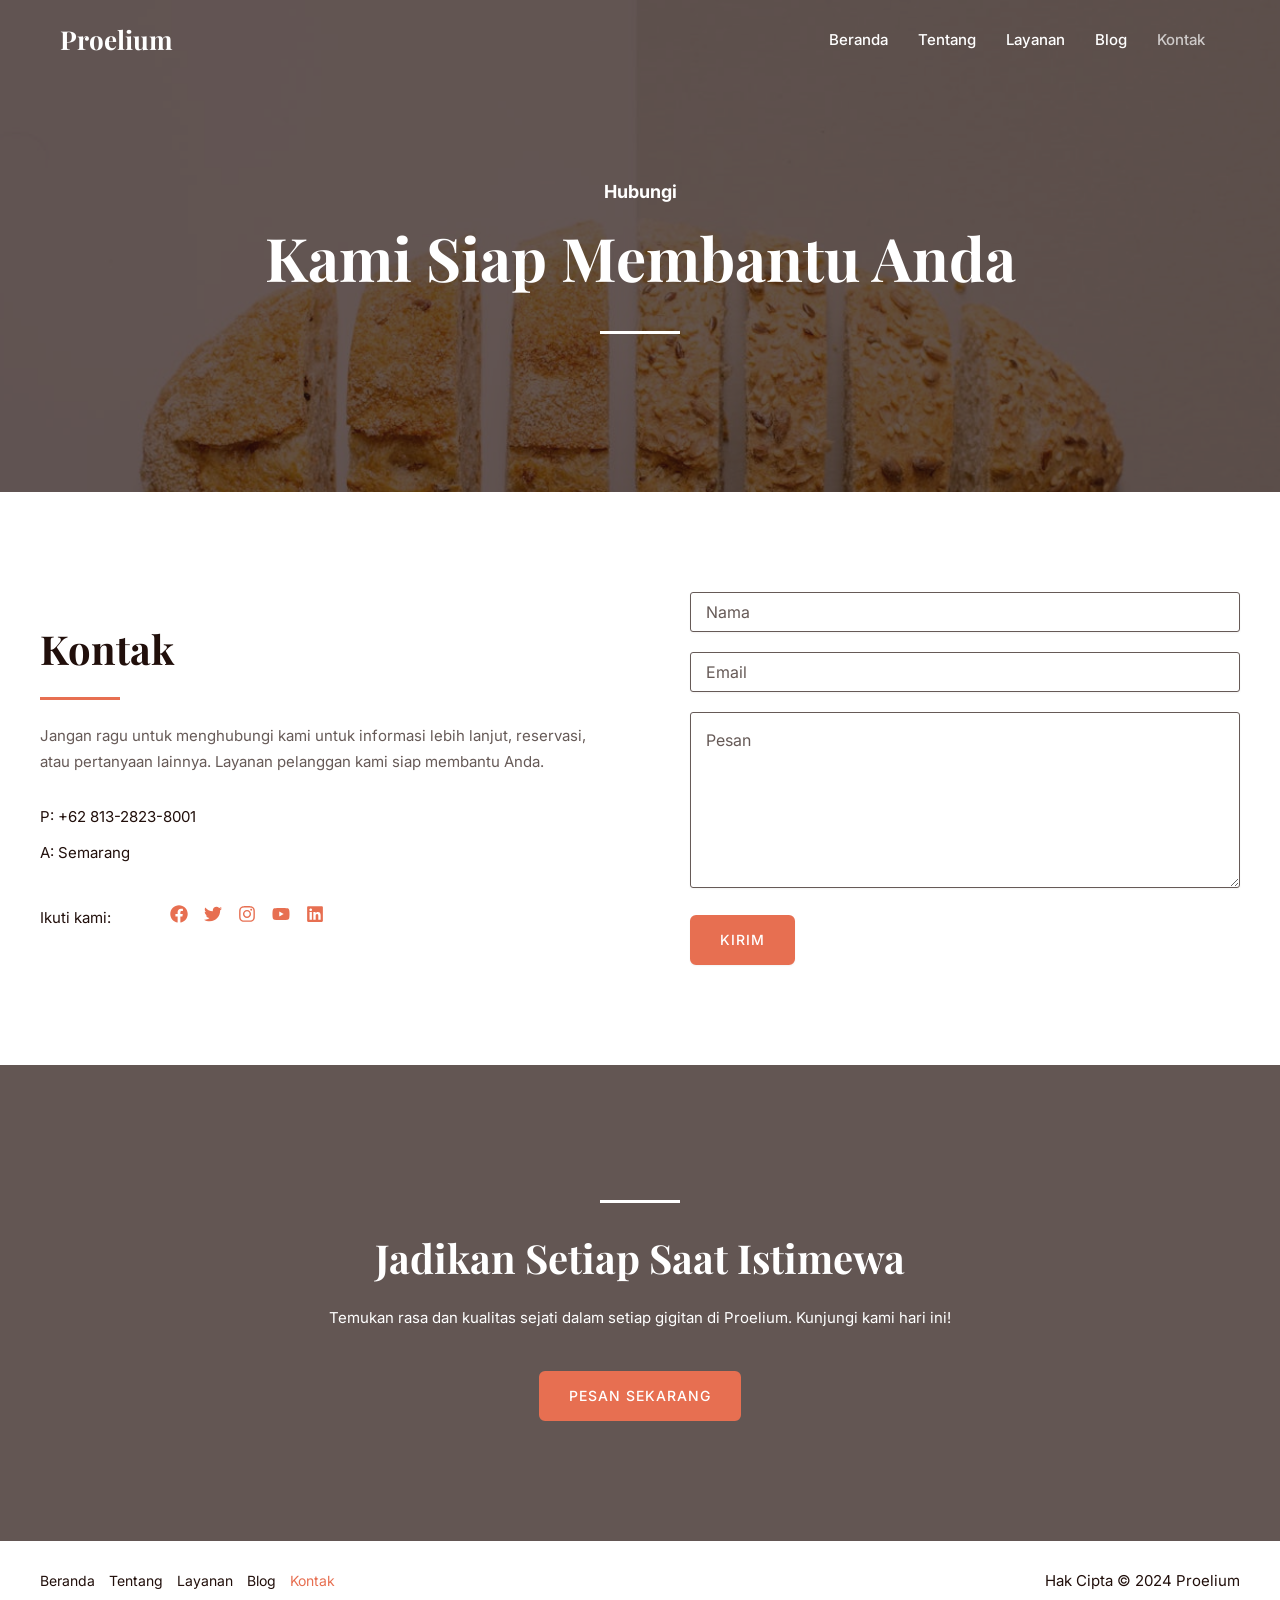
<file: contact/index.html>
<!DOCTYPE html>
<html lang="id">
<head>
<meta charset="UTF-8">
<meta name="viewport" content="width=device-width, initial-scale=1">
	 <link rel="profile" href="https://gmpg.org/xfn/11"> 
	 <title>Contact &#8211; Proelium</title>
<meta name="robots" content="max-image-preview:large">
<link rel="dns-prefetch" href="//fonts.googleapis.com">
<link rel="alternate" type="application/rss+xml" title="Proelium &raquo; Feed" href="/feed/">
<link rel="alternate" type="application/rss+xml" title="Proelium &raquo; Umpan Komentar" href="/comments/feed/">
<script>
window._wpemojiSettings = {"baseUrl":"https:\/\/s.w.org\/images\/core\/emoji\/15.0.3\/72x72\/","ext":".png","svgUrl":"https:\/\/s.w.org\/images\/core\/emoji\/15.0.3\/svg\/","svgExt":".svg","source":{"concatemoji":"\/wp-includes\/js\/wp-emoji-release.min.js?ver=6.5.3"}};
/*! This file is auto-generated */
!function(i,n){var o,s,e;function c(e){try{var t={supportTests:e,timestamp:(new Date).valueOf()};sessionStorage.setItem(o,JSON.stringify(t))}catch(e){}}function p(e,t,n){e.clearRect(0,0,e.canvas.width,e.canvas.height),e.fillText(t,0,0);var t=new Uint32Array(e.getImageData(0,0,e.canvas.width,e.canvas.height).data),r=(e.clearRect(0,0,e.canvas.width,e.canvas.height),e.fillText(n,0,0),new Uint32Array(e.getImageData(0,0,e.canvas.width,e.canvas.height).data));return t.every(function(e,t){return e===r[t]})}function u(e,t,n){switch(t){case"flag":return n(e,"🏳️‍⚧️","🏳️​⚧️")?!1:!n(e,"🇺🇳","🇺​🇳")&&!n(e,"🏴󠁧󠁢󠁥󠁮󠁧󠁿","🏴​󠁧​󠁢​󠁥​󠁮​󠁧​󠁿");case"emoji":return!n(e,"🐦‍⬛","🐦​⬛")}return!1}function f(e,t,n){var r="undefined"!=typeof WorkerGlobalScope&&self instanceof WorkerGlobalScope?new OffscreenCanvas(300,150):i.createElement("canvas"),a=r.getContext("2d",{willReadFrequently:!0}),o=(a.textBaseline="top",a.font="600 32px Arial",{});return e.forEach(function(e){o[e]=t(a,e,n)}),o}function t(e){var t=i.createElement("script");t.src=e,t.defer=!0,i.head.appendChild(t)}"undefined"!=typeof Promise&&(o="wpEmojiSettingsSupports",s=["flag","emoji"],n.supports={everything:!0,everythingExceptFlag:!0},e=new Promise(function(e){i.addEventListener("DOMContentLoaded",e,{once:!0})}),new Promise(function(t){var n=function(){try{var e=JSON.parse(sessionStorage.getItem(o));if("object"==typeof e&&"number"==typeof e.timestamp&&(new Date).valueOf()<e.timestamp+604800&&"object"==typeof e.supportTests)return e.supportTests}catch(e){}return null}();if(!n){if("undefined"!=typeof Worker&&"undefined"!=typeof OffscreenCanvas&&"undefined"!=typeof URL&&URL.createObjectURL&&"undefined"!=typeof Blob)try{var e="postMessage("+f.toString()+"("+[JSON.stringify(s),u.toString(),p.toString()].join(",")+"));",r=new Blob([e],{type:"text/javascript"}),a=new Worker(URL.createObjectURL(r),{name:"wpTestEmojiSupports"});return void(a.onmessage=function(e){c(n=e.data),a.terminate(),t(n)})}catch(e){}c(n=f(s,u,p))}t(n)}).then(function(e){for(var t in e)n.supports[t]=e[t],n.supports.everything=n.supports.everything&&n.supports[t],"flag"!==t&&(n.supports.everythingExceptFlag=n.supports.everythingExceptFlag&&n.supports[t]);n.supports.everythingExceptFlag=n.supports.everythingExceptFlag&&!n.supports.flag,n.DOMReady=!1,n.readyCallback=function(){n.DOMReady=!0}}).then(function(){return e}).then(function(){var e;n.supports.everything||(n.readyCallback(),(e=n.source||{}).concatemoji?t(e.concatemoji):e.wpemoji&&e.twemoji&&(t(e.twemoji),t(e.wpemoji)))}))}((window,document),window._wpemojiSettings);
</script>
<link rel="stylesheet" id="astra-theme-css-css" href="/wp-content/themes/astra/assets/css/minified/main.min.css?ver=4.6.16" media="all">
<style id="astra-theme-css-inline-css">:root{--ast-post-nav-space:0;--ast-container-default-xlg-padding:2.5em;--ast-container-default-lg-padding:2.5em;--ast-container-default-slg-padding:2em;--ast-container-default-md-padding:2.5em;--ast-container-default-sm-padding:2.5em;--ast-container-default-xs-padding:2.4em;--ast-container-default-xxs-padding:1.8em;--ast-code-block-background:#ECEFF3;--ast-comment-inputs-background:#F9FAFB;--ast-normal-container-width:1200px;--ast-narrow-container-width:750px;--ast-blog-title-font-weight:600;--ast-blog-meta-weight:600;}html{font-size:93.75%;}a{color:var(--ast-global-color-0);}a:hover,a:focus{color:var(--ast-global-color-1);}body,button,input,select,textarea,.ast-button,.ast-custom-button{font-family:'Inter',sans-serif;font-weight:inherit;font-size:15px;font-size:1rem;line-height:var(--ast-body-line-height,1.7em);}blockquote{color:var(--ast-global-color-3);}h1,.entry-content h1,h2,.entry-content h2,h3,.entry-content h3,h4,.entry-content h4,h5,.entry-content h5,h6,.entry-content h6,.site-title,.site-title a{font-family:'Playfair Display',serif;font-weight:700;}.ast-site-identity .site-title a{color:var(--ast-global-color-2);}.site-title{font-size:26px;font-size:1.7333333333333rem;display:block;}.site-header .site-description{font-size:15px;font-size:1rem;display:none;}.entry-title{font-size:26px;font-size:1.7333333333333rem;}.ast-blog-single-element.ast-taxonomy-container a{font-size:14px;font-size:0.93333333333333rem;}.ast-blog-meta-container{font-size:13px;font-size:0.86666666666667rem;}.archive .ast-article-post .ast-article-inner,.blog .ast-article-post .ast-article-inner,.archive .ast-article-post .ast-article-inner:hover,.blog .ast-article-post .ast-article-inner:hover{overflow:hidden;}h1,.entry-content h1{font-size:60px;font-size:4rem;font-weight:700;font-family:'Playfair Display',serif;line-height:1.15em;}h2,.entry-content h2{font-size:40px;font-size:2.6666666666667rem;font-weight:700;font-family:'Playfair Display',serif;line-height:1.16em;}h3,.entry-content h3{font-size:26px;font-size:1.7333333333333rem;font-weight:700;font-family:'Playfair Display',serif;line-height:1.2em;}h4,.entry-content h4{font-size:24px;font-size:1.6rem;line-height:1.3em;font-weight:700;font-family:'Playfair Display',serif;}h5,.entry-content h5{font-size:18px;font-size:1.2rem;line-height:1.36em;font-weight:700;font-family:'Playfair Display',serif;}h6,.entry-content h6{font-size:14px;font-size:0.93333333333333rem;line-height:1em;font-weight:500;font-family:'Montserrat',sans-serif;letter-spacing:2px;}::selection{background-color:var(--ast-global-color-0);color:#000000;}body,h1,.entry-title a,.entry-content h1,h2,.entry-content h2,h3,.entry-content h3,h4,.entry-content h4,h5,.entry-content h5,h6,.entry-content h6{color:var(--ast-global-color-3);}.tagcloud a:hover,.tagcloud a:focus,.tagcloud a.current-item{color:#000000;border-color:var(--ast-global-color-0);background-color:var(--ast-global-color-0);}input:focus,input[type="text"]:focus,input[type="email"]:focus,input[type="url"]:focus,input[type="password"]:focus,input[type="reset"]:focus,input[type="search"]:focus,textarea:focus{border-color:var(--ast-global-color-0);}input[type="radio"]:checked,input[type=reset],input[type="checkbox"]:checked,input[type="checkbox"]:hover:checked,input[type="checkbox"]:focus:checked,input[type=range]::-webkit-slider-thumb{border-color:var(--ast-global-color-0);background-color:var(--ast-global-color-0);box-shadow:none;}.site-footer a:hover + .post-count,.site-footer a:focus + .post-count{background:var(--ast-global-color-0);border-color:var(--ast-global-color-0);}.single .nav-links .nav-previous,.single .nav-links .nav-next{color:var(--ast-global-color-0);}.entry-meta,.entry-meta *{line-height:1.45;color:var(--ast-global-color-0);font-weight:600;}.entry-meta a:not(.ast-button):hover,.entry-meta a:not(.ast-button):hover *,.entry-meta a:not(.ast-button):focus,.entry-meta a:not(.ast-button):focus *,.page-links > .page-link,.page-links .page-link:hover,.post-navigation a:hover{color:var(--ast-global-color-1);}#cat option,.secondary .calendar_wrap thead a,.secondary .calendar_wrap thead a:visited{color:var(--ast-global-color-0);}.secondary .calendar_wrap #today,.ast-progress-val span{background:var(--ast-global-color-0);}.secondary a:hover + .post-count,.secondary a:focus + .post-count{background:var(--ast-global-color-0);border-color:var(--ast-global-color-0);}.calendar_wrap #today > a{color:#000000;}.page-links .page-link,.single .post-navigation a{color:var(--ast-global-color-3);}.ast-search-menu-icon .search-form button.search-submit{padding:0 4px;}.ast-search-menu-icon form.search-form{padding-right:0;}.ast-search-menu-icon.slide-search input.search-field{width:0;}.ast-header-search .ast-search-menu-icon.ast-dropdown-active .search-form,.ast-header-search .ast-search-menu-icon.ast-dropdown-active .search-field:focus{transition:all 0.2s;}.search-form input.search-field:focus{outline:none;}.ast-search-menu-icon .search-form button.search-submit:focus,.ast-theme-transparent-header .ast-header-search .ast-dropdown-active .ast-icon,.ast-theme-transparent-header .ast-inline-search .search-field:focus .ast-icon{color:var(--ast-global-color-1);}.ast-header-search .slide-search .search-form{border:2px solid var(--ast-global-color-0);}.ast-header-search .slide-search .search-field{background-color:#fff;}.ast-archive-title{color:var(--ast-global-color-2);}.widget-title,.widget .wp-block-heading{font-size:21px;font-size:1.4rem;color:var(--ast-global-color-2);}.ast-single-post .entry-content a,.ast-comment-content a:not(.ast-comment-edit-reply-wrap a){text-decoration:underline;}.ast-single-post .elementor-button-wrapper .elementor-button,.ast-single-post .entry-content .uagb-tab a,.ast-single-post .entry-content .uagb-ifb-cta a,.ast-single-post .entry-content .uabb-module-content a,.ast-single-post .entry-content .uagb-post-grid a,.ast-single-post .entry-content .uagb-timeline a,.ast-single-post .entry-content .uagb-toc__wrap a,.ast-single-post .entry-content .uagb-taxomony-box a,.ast-single-post .entry-content .woocommerce a,.entry-content .wp-block-latest-posts > li > a,.ast-single-post .entry-content .wp-block-file__button,li.ast-post-filter-single,.ast-single-post .ast-comment-content .comment-reply-link,.ast-single-post .ast-comment-content .comment-edit-link{text-decoration:none;}.ast-search-menu-icon.slide-search a:focus-visible:focus-visible,.astra-search-icon:focus-visible,#close:focus-visible,a:focus-visible,.ast-menu-toggle:focus-visible,.site .skip-link:focus-visible,.wp-block-loginout input:focus-visible,.wp-block-search.wp-block-search__button-inside .wp-block-search__inside-wrapper,.ast-header-navigation-arrow:focus-visible,.woocommerce .wc-proceed-to-checkout > .checkout-button:focus-visible,.woocommerce .woocommerce-MyAccount-navigation ul li a:focus-visible,.ast-orders-table__row .ast-orders-table__cell:focus-visible,.woocommerce .woocommerce-order-details .order-again > .button:focus-visible,.woocommerce .woocommerce-message a.button.wc-forward:focus-visible,.woocommerce #minus_qty:focus-visible,.woocommerce #plus_qty:focus-visible,a#ast-apply-coupon:focus-visible,.woocommerce .woocommerce-info a:focus-visible,.woocommerce .astra-shop-summary-wrap a:focus-visible,.woocommerce a.wc-forward:focus-visible,#ast-apply-coupon:focus-visible,.woocommerce-js .woocommerce-mini-cart-item a.remove:focus-visible,#close:focus-visible,.button.search-submit:focus-visible,#search_submit:focus,.normal-search:focus-visible,.ast-header-account-wrap:focus-visible{outline-style:dotted;outline-color:inherit;outline-width:thin;}input:focus,input[type="text"]:focus,input[type="email"]:focus,input[type="url"]:focus,input[type="password"]:focus,input[type="reset"]:focus,input[type="search"]:focus,input[type="number"]:focus,textarea:focus,.wp-block-search__input:focus,[data-section="section-header-mobile-trigger"] .ast-button-wrap .ast-mobile-menu-trigger-minimal:focus,.ast-mobile-popup-drawer.active .menu-toggle-close:focus,.woocommerce-ordering select.orderby:focus,#ast-scroll-top:focus,#coupon_code:focus,.woocommerce-page #comment:focus,.woocommerce #reviews #respond input#submit:focus,.woocommerce a.add_to_cart_button:focus,.woocommerce .button.single_add_to_cart_button:focus,.woocommerce .woocommerce-cart-form button:focus,.woocommerce .woocommerce-cart-form__cart-item .quantity .qty:focus,.woocommerce .woocommerce-billing-fields .woocommerce-billing-fields__field-wrapper .woocommerce-input-wrapper > .input-text:focus,.woocommerce #order_comments:focus,.woocommerce #place_order:focus,.woocommerce .woocommerce-address-fields .woocommerce-address-fields__field-wrapper .woocommerce-input-wrapper > .input-text:focus,.woocommerce .woocommerce-MyAccount-content form button:focus,.woocommerce .woocommerce-MyAccount-content .woocommerce-EditAccountForm .woocommerce-form-row .woocommerce-Input.input-text:focus,.woocommerce .ast-woocommerce-container .woocommerce-pagination ul.page-numbers li a:focus,body #content .woocommerce form .form-row .select2-container--default .select2-selection--single:focus,#ast-coupon-code:focus,.woocommerce.woocommerce-js .quantity input[type=number]:focus,.woocommerce-js .woocommerce-mini-cart-item .quantity input[type=number]:focus,.woocommerce p#ast-coupon-trigger:focus{border-style:dotted;border-color:inherit;border-width:thin;}input{outline:none;}.ast-logo-title-inline .site-logo-img{padding-right:1em;}body .ast-oembed-container *{position:absolute;top:0;width:100%;height:100%;left:0;}body .wp-block-embed-pocket-casts .ast-oembed-container *{position:unset;}.ast-single-post-featured-section + article {margin-top: 2em;}.site-content .ast-single-post-featured-section img {width: 100%;overflow: hidden;object-fit: cover;}.ast-separate-container .site-content .ast-single-post-featured-section + article {margin-top: -80px;z-index: 9;position: relative;border-radius: 4px;}@media (min-width: 922px) {.ast-no-sidebar .site-content .ast-article-image-container--wide {margin-left: -120px;margin-right: -120px;max-width: unset;width: unset;}.ast-left-sidebar .site-content .ast-article-image-container--wide,.ast-right-sidebar .site-content .ast-article-image-container--wide {margin-left: -10px;margin-right: -10px;}.site-content .ast-article-image-container--full {margin-left: calc( -50vw + 50%);margin-right: calc( -50vw + 50%);max-width: 100vw;width: 100vw;}.ast-left-sidebar .site-content .ast-article-image-container--full,.ast-right-sidebar .site-content .ast-article-image-container--full {margin-left: -10px;margin-right: -10px;max-width: inherit;width: auto;}}.site > .ast-single-related-posts-container {margin-top: 0;}@media (min-width: 922px) {.ast-desktop .ast-container--narrow {max-width: var(--ast-narrow-container-width);margin: 0 auto;}}input[type="text"],input[type="number"],input[type="email"],input[type="url"],input[type="password"],input[type="search"],input[type=reset],input[type=tel],input[type=date],select,textarea{font-size:16px;font-style:normal;font-weight:400;line-height:24px;width:100%;padding:12px 16px;border-radius:4px;box-shadow:0px 1px 2px 0px rgba(0,0,0,0.05);color:var(--ast-form-input-text,#475569);}input[type="text"],input[type="number"],input[type="email"],input[type="url"],input[type="password"],input[type="search"],input[type=reset],input[type=tel],input[type=date],select{height:40px;}input[type="date"]{border-width:1px;border-style:solid;border-color:var(--ast-border-color);}input[type="text"]:focus,input[type="number"]:focus,input[type="email"]:focus,input[type="url"]:focus,input[type="password"]:focus,input[type="search"]:focus,input[type=reset]:focus,input[type="tel"]:focus,input[type="date"]:focus,select:focus,textarea:focus{border-color:#046BD2;box-shadow:none;outline:none;color:var(--ast-form-input-focus-text,#475569);}label,legend{color:#111827;font-size:14px;font-style:normal;font-weight:500;line-height:20px;}select{padding:6px 10px;}fieldset{padding:30px;border-radius:4px;}button,.ast-button,.button,input[type="button"],input[type="reset"],input[type="submit"]{border-radius:4px;box-shadow:0px 1px 2px 0px rgba(0,0,0,0.05);}:root{--ast-comment-inputs-background:#FFF;}::placeholder{color:var(--ast-form-field-color,#9CA3AF);}::-ms-input-placeholder{color:var(--ast-form-field-color,#9CA3AF);}@media (max-width:921.9px){#ast-desktop-header{display:none;}}@media (min-width:922px){#ast-mobile-header{display:none;}}.wp-block-buttons.aligncenter{justify-content:center;}@media (max-width:921px){.ast-theme-transparent-header #primary,.ast-theme-transparent-header #secondary{padding:0;}}@media (max-width:921px){.ast-plain-container.ast-no-sidebar #primary{padding:0;}}.ast-plain-container.ast-no-sidebar #primary{margin-top:0;margin-bottom:0;}@media (max-width:921px){.ast-separate-container #primary,.ast-narrow-container #primary{padding-top:0px;}}@media (max-width:544px){.ast-separate-container #primary,.ast-narrow-container #primary{padding-top:0px;}}@media (max-width:921px){.ast-separate-container #primary,.ast-narrow-container #primary{padding-bottom:0px;}}@media (max-width:544px){.ast-separate-container #primary,.ast-narrow-container #primary{padding-bottom:0px;}}.wp-block-button.is-style-outline .wp-block-button__link{border-color:var(--ast-global-color-0);border-top-width:2px;border-right-width:2px;border-bottom-width:2px;border-left-width:2px;}div.wp-block-button.is-style-outline > .wp-block-button__link:not(.has-text-color),div.wp-block-button.wp-block-button__link.is-style-outline:not(.has-text-color){color:var(--ast-global-color-0);}.wp-block-button.is-style-outline .wp-block-button__link:hover,.wp-block-buttons .wp-block-button.is-style-outline .wp-block-button__link:focus,.wp-block-buttons .wp-block-button.is-style-outline > .wp-block-button__link:not(.has-text-color):hover,.wp-block-buttons .wp-block-button.wp-block-button__link.is-style-outline:not(.has-text-color):hover{color:#ffffff;background-color:var(--ast-global-color-1);border-color:var(--ast-global-color-1);}.post-page-numbers.current .page-link,.ast-pagination .page-numbers.current{color:#000000;border-color:var(--ast-global-color-0);background-color:var(--ast-global-color-0);}.wp-block-button.is-style-outline .wp-block-button__link{border-top-width:2px;border-right-width:2px;border-bottom-width:2px;border-left-width:2px;}.wp-block-buttons .wp-block-button.is-style-outline .wp-block-button__link.wp-element-button,.ast-outline-button,.wp-block-uagb-buttons-child .uagb-buttons-repeater.ast-outline-button{border-color:var(--ast-global-color-0);border-top-width:2px;border-right-width:2px;border-bottom-width:2px;border-left-width:2px;font-family:'Montserrat',sans-serif;font-weight:500;font-size:14px;font-size:0.93333333333333rem;line-height:1em;text-transform:uppercase;letter-spacing:2px;padding-top:16px;padding-right:28px;padding-bottom:16px;padding-left:28px;border-top-left-radius:6px;border-top-right-radius:6px;border-bottom-right-radius:6px;border-bottom-left-radius:6px;}.wp-block-buttons .wp-block-button.is-style-outline > .wp-block-button__link:not(.has-text-color),.wp-block-buttons .wp-block-button.wp-block-button__link.is-style-outline:not(.has-text-color),.ast-outline-button{color:var(--ast-global-color-0);}.wp-block-button.is-style-outline .wp-block-button__link:hover,.wp-block-buttons .wp-block-button.is-style-outline .wp-block-button__link:focus,.wp-block-buttons .wp-block-button.is-style-outline > .wp-block-button__link:not(.has-text-color):hover,.wp-block-buttons .wp-block-button.wp-block-button__link.is-style-outline:not(.has-text-color):hover,.ast-outline-button:hover,.ast-outline-button:focus,.wp-block-uagb-buttons-child .uagb-buttons-repeater.ast-outline-button:hover,.wp-block-uagb-buttons-child .uagb-buttons-repeater.ast-outline-button:focus{color:#ffffff;background-color:var(--ast-global-color-1);border-color:var(--ast-global-color-1);}.ast-single-post .entry-content a.ast-outline-button,.ast-single-post .entry-content .is-style-outline>.wp-block-button__link{text-decoration:none;}.uagb-buttons-repeater.ast-outline-button{border-radius:9999px;}@media (max-width:921px){.wp-block-buttons .wp-block-button.is-style-outline .wp-block-button__link.wp-element-button,.ast-outline-button,.wp-block-uagb-buttons-child .uagb-buttons-repeater.ast-outline-button{font-size:14px;font-size:0.93333333333333rem;padding-top:14px;padding-right:24px;padding-bottom:14px;padding-left:24px;border-top-left-radius:6px;border-top-right-radius:6px;border-bottom-right-radius:6px;border-bottom-left-radius:6px;}}@media (max-width:544px){.wp-block-buttons .wp-block-button.is-style-outline .wp-block-button__link.wp-element-button,.ast-outline-button,.wp-block-uagb-buttons-child .uagb-buttons-repeater.ast-outline-button{font-size:14px;font-size:0.93333333333333rem;padding-top:14px;padding-right:22px;padding-bottom:14px;padding-left:22px;border-top-left-radius:6px;border-top-right-radius:6px;border-bottom-right-radius:6px;border-bottom-left-radius:6px;}}.entry-content[ast-blocks-layout] > figure{margin-bottom:1em;}h1.widget-title{font-weight:700;}h2.widget-title{font-weight:700;}h3.widget-title{font-weight:700;}#page{display:flex;flex-direction:column;min-height:100vh;}.ast-404-layout-1 h1.page-title{color:var(--ast-global-color-2);}.single .post-navigation a{line-height:1em;height:inherit;}.error-404 .page-sub-title{font-size:1.5rem;font-weight:inherit;}.search .site-content .content-area .search-form{margin-bottom:0;}#page .site-content{flex-grow:1;}.widget{margin-bottom:1.25em;}#secondary li{line-height:1.5em;}#secondary .wp-block-group h2{margin-bottom:0.7em;}#secondary h2{font-size:1.7rem;}.ast-separate-container .ast-article-post,.ast-separate-container .ast-article-single,.ast-separate-container .comment-respond{padding:3em;}.ast-separate-container .ast-article-single .ast-article-single{padding:0;}.ast-article-single .wp-block-post-template-is-layout-grid{padding-left:0;}.ast-separate-container .comments-title,.ast-narrow-container .comments-title{padding:1.5em 2em;}.ast-page-builder-template .comment-form-textarea,.ast-comment-formwrap .ast-grid-common-col{padding:0;}.ast-comment-formwrap{padding:0;display:inline-flex;column-gap:20px;width:100%;margin-left:0;margin-right:0;}.comments-area textarea#comment:focus,.comments-area textarea#comment:active,.comments-area .ast-comment-formwrap input[type="text"]:focus,.comments-area .ast-comment-formwrap input[type="text"]:active {box-shadow:none;outline:none;}.archive.ast-page-builder-template .entry-header{margin-top:2em;}.ast-page-builder-template .ast-comment-formwrap{width:100%;}.entry-title{margin-bottom:0.6em;}.ast-archive-description p{font-size:inherit;font-weight:inherit;line-height:inherit;}.ast-separate-container .ast-comment-list li.depth-1,.hentry{margin-bottom:1.5em;}.site-content section.ast-archive-description{margin-bottom:2em;}@media (min-width:921px){.ast-left-sidebar.ast-page-builder-template #secondary,.archive.ast-right-sidebar.ast-page-builder-template .site-main{padding-left:20px;padding-right:20px;}}@media (max-width:544px){.ast-comment-formwrap.ast-row{column-gap:10px;display:inline-block;}#ast-commentform .ast-grid-common-col{position:relative;width:100%;}}@media (min-width:1201px){.ast-separate-container .ast-article-post,.ast-separate-container .ast-article-single,.ast-separate-container .ast-author-box,.ast-separate-container .ast-404-layout-1,.ast-separate-container .no-results{padding:3em;}}@media (max-width:921px){.ast-separate-container #primary,.ast-separate-container #secondary{padding:1.5em 0;}#primary,#secondary{padding:1.5em 0;margin:0;}.ast-left-sidebar #content > .ast-container{display:flex;flex-direction:column-reverse;width:100%;}}@media (min-width:922px){.ast-separate-container.ast-right-sidebar #primary,.ast-separate-container.ast-left-sidebar #primary{border:0;}.search-no-results.ast-separate-container #primary{margin-bottom:4em;}}.wp-block-button .wp-block-button__link{color:#ffffff;}.wp-block-button .wp-block-button__link:hover,.wp-block-button .wp-block-button__link:focus{color:#ffffff;background-color:var(--ast-global-color-1);border-color:var(--ast-global-color-1);}.elementor-widget-heading h1.elementor-heading-title{line-height:1.15em;}.elementor-widget-heading h2.elementor-heading-title{line-height:1.16em;}.elementor-widget-heading h3.elementor-heading-title{line-height:1.2em;}.elementor-widget-heading h4.elementor-heading-title{line-height:1.3em;}.elementor-widget-heading h5.elementor-heading-title{line-height:1.36em;}.elementor-widget-heading h6.elementor-heading-title{line-height:1em;}.wp-block-button .wp-block-button__link,.wp-block-search .wp-block-search__button,body .wp-block-file .wp-block-file__button{border-style:solid;border-top-width:2px;border-right-width:2px;border-left-width:2px;border-bottom-width:2px;border-color:var(--ast-global-color-0);background-color:var(--ast-global-color-0);color:#ffffff;font-family:'Inter',sans-serif;font-weight:500;line-height:1em;text-transform:uppercase;letter-spacing:1px;font-size:14px;font-size:0.93333333333333rem;border-top-left-radius:6px;border-top-right-radius:6px;border-bottom-right-radius:6px;border-bottom-left-radius:6px;padding-top:16px;padding-right:28px;padding-bottom:16px;padding-left:28px;}.ast-single-post .entry-content .wp-block-button .wp-block-button__link,.ast-single-post .entry-content .wp-block-search .wp-block-search__button,body .entry-content .wp-block-file .wp-block-file__button{text-decoration:none;}@media (max-width:921px){.wp-block-button .wp-block-button__link,.wp-block-search .wp-block-search__button,body .wp-block-file .wp-block-file__button{font-size:14px;font-size:0.93333333333333rem;padding-top:14px;padding-right:24px;padding-bottom:14px;padding-left:24px;border-top-left-radius:6px;border-top-right-radius:6px;border-bottom-right-radius:6px;border-bottom-left-radius:6px;}}@media (max-width:544px){.wp-block-button .wp-block-button__link,.wp-block-search .wp-block-search__button,body .wp-block-file .wp-block-file__button{font-size:14px;font-size:0.93333333333333rem;padding-top:14px;padding-right:22px;padding-bottom:14px;padding-left:22px;border-top-left-radius:6px;border-top-right-radius:6px;border-bottom-right-radius:6px;border-bottom-left-radius:6px;}}.menu-toggle,button,.ast-button,.ast-custom-button,.button,input#submit,input[type="button"],input[type="submit"],input[type="reset"],#comments .submit,.search .search-submit,form[CLASS*="wp-block-search__"].wp-block-search .wp-block-search__inside-wrapper .wp-block-search__button,body .wp-block-file .wp-block-file__button,.search .search-submit,.woocommerce-js a.button,.woocommerce button.button,.woocommerce .woocommerce-message a.button,.woocommerce #respond input#submit.alt,.woocommerce input.button.alt,.woocommerce input.button,.woocommerce input.button:disabled,.woocommerce input.button:disabled[disabled],.woocommerce input.button:disabled:hover,.woocommerce input.button:disabled[disabled]:hover,.woocommerce #respond input#submit,.woocommerce button.button.alt.disabled,.wc-block-grid__products .wc-block-grid__product .wp-block-button__link,.wc-block-grid__product-onsale,[CLASS*="wc-block"] button,.woocommerce-js .astra-cart-drawer .astra-cart-drawer-content .woocommerce-mini-cart__buttons .button:not(.checkout):not(.ast-continue-shopping),.woocommerce-js .astra-cart-drawer .astra-cart-drawer-content .woocommerce-mini-cart__buttons a.checkout,.woocommerce button.button.alt.disabled.wc-variation-selection-needed,[CLASS*="wc-block"] .wc-block-components-button{border-style:solid;border-top-width:2px;border-right-width:2px;border-left-width:2px;border-bottom-width:2px;color:#ffffff;border-color:var(--ast-global-color-0);background-color:var(--ast-global-color-0);padding-top:16px;padding-right:28px;padding-bottom:16px;padding-left:28px;font-family:'Inter',sans-serif;font-weight:500;font-size:14px;font-size:0.93333333333333rem;line-height:1em;text-transform:uppercase;letter-spacing:1px;border-top-left-radius:6px;border-top-right-radius:6px;border-bottom-right-radius:6px;border-bottom-left-radius:6px;}button:focus,.menu-toggle:hover,button:hover,.ast-button:hover,.ast-custom-button:hover .button:hover,.ast-custom-button:hover ,input[type=reset]:hover,input[type=reset]:focus,input#submit:hover,input#submit:focus,input[type="button"]:hover,input[type="button"]:focus,input[type="submit"]:hover,input[type="submit"]:focus,form[CLASS*="wp-block-search__"].wp-block-search .wp-block-search__inside-wrapper .wp-block-search__button:hover,form[CLASS*="wp-block-search__"].wp-block-search .wp-block-search__inside-wrapper .wp-block-search__button:focus,body .wp-block-file .wp-block-file__button:hover,body .wp-block-file .wp-block-file__button:focus,.woocommerce-js a.button:hover,.woocommerce button.button:hover,.woocommerce .woocommerce-message a.button:hover,.woocommerce #respond input#submit:hover,.woocommerce #respond input#submit.alt:hover,.woocommerce input.button.alt:hover,.woocommerce input.button:hover,.woocommerce button.button.alt.disabled:hover,.wc-block-grid__products .wc-block-grid__product .wp-block-button__link:hover,[CLASS*="wc-block"] button:hover,.woocommerce-js .astra-cart-drawer .astra-cart-drawer-content .woocommerce-mini-cart__buttons .button:not(.checkout):not(.ast-continue-shopping):hover,.woocommerce-js .astra-cart-drawer .astra-cart-drawer-content .woocommerce-mini-cart__buttons a.checkout:hover,.woocommerce button.button.alt.disabled.wc-variation-selection-needed:hover,[CLASS*="wc-block"] .wc-block-components-button:hover,[CLASS*="wc-block"] .wc-block-components-button:focus{color:#ffffff;background-color:var(--ast-global-color-1);border-color:var(--ast-global-color-1);}form[CLASS*="wp-block-search__"].wp-block-search .wp-block-search__inside-wrapper .wp-block-search__button.has-icon{padding-top:calc(16px - 3px);padding-right:calc(28px - 3px);padding-bottom:calc(16px - 3px);padding-left:calc(28px - 3px);}@media (max-width:921px){.menu-toggle,button,.ast-button,.ast-custom-button,.button,input#submit,input[type="button"],input[type="submit"],input[type="reset"],#comments .submit,.search .search-submit,form[CLASS*="wp-block-search__"].wp-block-search .wp-block-search__inside-wrapper .wp-block-search__button,body .wp-block-file .wp-block-file__button,.search .search-submit,.woocommerce-js a.button,.woocommerce button.button,.woocommerce .woocommerce-message a.button,.woocommerce #respond input#submit.alt,.woocommerce input.button.alt,.woocommerce input.button,.woocommerce input.button:disabled,.woocommerce input.button:disabled[disabled],.woocommerce input.button:disabled:hover,.woocommerce input.button:disabled[disabled]:hover,.woocommerce #respond input#submit,.woocommerce button.button.alt.disabled,.wc-block-grid__products .wc-block-grid__product .wp-block-button__link,.wc-block-grid__product-onsale,[CLASS*="wc-block"] button,.woocommerce-js .astra-cart-drawer .astra-cart-drawer-content .woocommerce-mini-cart__buttons .button:not(.checkout):not(.ast-continue-shopping),.woocommerce-js .astra-cart-drawer .astra-cart-drawer-content .woocommerce-mini-cart__buttons a.checkout,.woocommerce button.button.alt.disabled.wc-variation-selection-needed,[CLASS*="wc-block"] .wc-block-components-button{padding-top:14px;padding-right:24px;padding-bottom:14px;padding-left:24px;font-size:14px;font-size:0.93333333333333rem;border-top-left-radius:6px;border-top-right-radius:6px;border-bottom-right-radius:6px;border-bottom-left-radius:6px;}}@media (max-width:544px){.menu-toggle,button,.ast-button,.ast-custom-button,.button,input#submit,input[type="button"],input[type="submit"],input[type="reset"],#comments .submit,.search .search-submit,form[CLASS*="wp-block-search__"].wp-block-search .wp-block-search__inside-wrapper .wp-block-search__button,body .wp-block-file .wp-block-file__button,.search .search-submit,.woocommerce-js a.button,.woocommerce button.button,.woocommerce .woocommerce-message a.button,.woocommerce #respond input#submit.alt,.woocommerce input.button.alt,.woocommerce input.button,.woocommerce input.button:disabled,.woocommerce input.button:disabled[disabled],.woocommerce input.button:disabled:hover,.woocommerce input.button:disabled[disabled]:hover,.woocommerce #respond input#submit,.woocommerce button.button.alt.disabled,.wc-block-grid__products .wc-block-grid__product .wp-block-button__link,.wc-block-grid__product-onsale,[CLASS*="wc-block"] button,.woocommerce-js .astra-cart-drawer .astra-cart-drawer-content .woocommerce-mini-cart__buttons .button:not(.checkout):not(.ast-continue-shopping),.woocommerce-js .astra-cart-drawer .astra-cart-drawer-content .woocommerce-mini-cart__buttons a.checkout,.woocommerce button.button.alt.disabled.wc-variation-selection-needed,[CLASS*="wc-block"] .wc-block-components-button{padding-top:14px;padding-right:22px;padding-bottom:14px;padding-left:22px;font-size:14px;font-size:0.93333333333333rem;border-top-left-radius:6px;border-top-right-radius:6px;border-bottom-right-radius:6px;border-bottom-left-radius:6px;}}@media (max-width:921px){.menu-toggle,button,.ast-button,.button,input#submit,input[type="button"],input[type="submit"],input[type="reset"]{font-size:14px;font-size:0.93333333333333rem;}.ast-mobile-header-stack .main-header-bar .ast-search-menu-icon{display:inline-block;}.ast-header-break-point.ast-header-custom-item-outside .ast-mobile-header-stack .main-header-bar .ast-search-icon{margin:0;}.ast-comment-avatar-wrap img{max-width:2.5em;}.ast-comment-meta{padding:0 1.8888em 1.3333em;}}@media (min-width:544px){.ast-container{max-width:100%;}}@media (max-width:544px){.ast-separate-container .ast-article-post,.ast-separate-container .ast-article-single,.ast-separate-container .comments-title,.ast-separate-container .ast-archive-description{padding:1.5em 1em;}.ast-separate-container #content .ast-container{padding-left:0.54em;padding-right:0.54em;}.ast-separate-container .ast-comment-list .bypostauthor{padding:.5em;}.ast-search-menu-icon.ast-dropdown-active .search-field{width:170px;}.menu-toggle,button,.ast-button,.button,input#submit,input[type="button"],input[type="submit"],input[type="reset"]{font-size:14px;font-size:0.93333333333333rem;}}.ast-separate-container{background-color:var(--ast-global-color-4);;background-image:none;;}@media (max-width:921px){.widget-title{font-size:20px;font-size:1.4285714285714rem;}body,button,input,select,textarea,.ast-button,.ast-custom-button{font-size:14px;font-size:0.93333333333333rem;}#secondary,#secondary button,#secondary input,#secondary select,#secondary textarea{font-size:14px;font-size:0.93333333333333rem;}.site-title{font-size:20px;font-size:1.3333333333333rem;display:block;}.site-header .site-description{display:none;}.entry-title{font-size:24px;font-size:1.6rem;}h1,.entry-content h1{font-size:48px;}h2,.entry-content h2{font-size:30px;}h3,.entry-content h3{font-size:24px;}h4,.entry-content h4{font-size:20px;font-size:1.3333333333333rem;}h5,.entry-content h5{font-size:16px;font-size:1.0666666666667rem;}h6,.entry-content h6{font-size:14px;font-size:0.93333333333333rem;}}@media (max-width:544px){.widget-title{font-size:20px;font-size:1.4285714285714rem;}body,button,input,select,textarea,.ast-button,.ast-custom-button{font-size:14px;font-size:0.93333333333333rem;}#secondary,#secondary button,#secondary input,#secondary select,#secondary textarea{font-size:14px;font-size:0.93333333333333rem;}.site-title{font-size:18px;font-size:1.2rem;display:block;}.site-header .site-description{display:none;}.entry-title{font-size:24px;font-size:1.6rem;}h1,.entry-content h1{font-size:38px;}h2,.entry-content h2{font-size:30px;}h3,.entry-content h3{font-size:24px;}h4,.entry-content h4{font-size:20px;font-size:1.3333333333333rem;}h5,.entry-content h5{font-size:16px;font-size:1.0666666666667rem;}h6,.entry-content h6{font-size:14px;font-size:0.93333333333333rem;}}@media (max-width:544px){html{font-size:93.75%;}}@media (min-width:922px){.ast-container{max-width:1240px;}}@media (min-width:922px){.site-content .ast-container{display:flex;}}@media (max-width:921px){.site-content .ast-container{flex-direction:column;}}.entry-content h1,.entry-content h2,.entry-content h3,.entry-content h4,.entry-content h5,.entry-content h6{clear:none;}@media (min-width:922px){.main-header-menu .sub-menu .menu-item.ast-left-align-sub-menu:hover > .sub-menu,.main-header-menu .sub-menu .menu-item.ast-left-align-sub-menu.focus > .sub-menu{margin-left:-0px;}}.ast-theme-transparent-header [data-section="section-header-mobile-trigger"] .ast-button-wrap .mobile-menu-toggle-icon .ast-mobile-svg{fill:#ffffff;}.ast-theme-transparent-header [data-section="section-header-mobile-trigger"] .ast-button-wrap .mobile-menu-wrap .mobile-menu{color:#ffffff;}.ast-theme-transparent-header [data-section="section-header-mobile-trigger"] .ast-button-wrap .ast-mobile-menu-trigger-outline{background:transparent;color:#ffffff;border-color:#ffffff;}.entry-content li > p{margin-bottom:0;}.site .comments-area{padding-top:2em;padding-bottom:2em;margin-top:2em;}.wp-block-file {display: flex;align-items: center;flex-wrap: wrap;justify-content: space-between;}.wp-block-pullquote {border: none;}.wp-block-pullquote blockquote::before {content: "\201D";font-family: "Helvetica",sans-serif;display: flex;transform: rotate( 180deg );font-size: 6rem;font-style: normal;line-height: 1;font-weight: bold;align-items: center;justify-content: center;}.has-text-align-right > blockquote::before {justify-content: flex-start;}.has-text-align-left > blockquote::before {justify-content: flex-end;}figure.wp-block-pullquote.is-style-solid-color blockquote {max-width: 100%;text-align: inherit;}html body {--wp--custom--ast-default-block-top-padding: 100px;--wp--custom--ast-default-block-right-padding: 80px;--wp--custom--ast-default-block-bottom-padding: 100px;--wp--custom--ast-default-block-left-padding: 80px;--wp--custom--ast-container-width: 1200px;--wp--custom--ast-content-width-size: 1200px;--wp--custom--ast-wide-width-size: calc(1200px + var(--wp--custom--ast-default-block-left-padding) + var(--wp--custom--ast-default-block-right-padding));}.ast-narrow-container {--wp--custom--ast-content-width-size: 750px;--wp--custom--ast-wide-width-size: 750px;}@media(max-width: 921px) {html body {--wp--custom--ast-default-block-top-padding: 50px;--wp--custom--ast-default-block-right-padding: 50px;--wp--custom--ast-default-block-bottom-padding: 50px;--wp--custom--ast-default-block-left-padding: 50px;}}@media(max-width: 544px) {html body {--wp--custom--ast-default-block-top-padding: 50px;--wp--custom--ast-default-block-right-padding: 30px;--wp--custom--ast-default-block-bottom-padding: 50px;--wp--custom--ast-default-block-left-padding: 30px;}}.entry-content > .wp-block-group,.entry-content > .wp-block-cover,.entry-content > .wp-block-columns {padding-top: var(--wp--custom--ast-default-block-top-padding);padding-right: var(--wp--custom--ast-default-block-right-padding);padding-bottom: var(--wp--custom--ast-default-block-bottom-padding);padding-left: var(--wp--custom--ast-default-block-left-padding);}.ast-plain-container.ast-no-sidebar .entry-content > .alignfull,.ast-page-builder-template .ast-no-sidebar .entry-content > .alignfull {margin-left: calc( -50vw + 50%);margin-right: calc( -50vw + 50%);max-width: 100vw;width: 100vw;}.ast-plain-container.ast-no-sidebar .entry-content .alignfull .alignfull,.ast-page-builder-template.ast-no-sidebar .entry-content .alignfull .alignfull,.ast-plain-container.ast-no-sidebar .entry-content .alignfull .alignwide,.ast-page-builder-template.ast-no-sidebar .entry-content .alignfull .alignwide,.ast-plain-container.ast-no-sidebar .entry-content .alignwide .alignfull,.ast-page-builder-template.ast-no-sidebar .entry-content .alignwide .alignfull,.ast-plain-container.ast-no-sidebar .entry-content .alignwide .alignwide,.ast-page-builder-template.ast-no-sidebar .entry-content .alignwide .alignwide,.ast-plain-container.ast-no-sidebar .entry-content .wp-block-column .alignfull,.ast-page-builder-template.ast-no-sidebar .entry-content .wp-block-column .alignfull,.ast-plain-container.ast-no-sidebar .entry-content .wp-block-column .alignwide,.ast-page-builder-template.ast-no-sidebar .entry-content .wp-block-column .alignwide {margin-left: auto;margin-right: auto;width: 100%;}[ast-blocks-layout] .wp-block-separator:not(.is-style-dots) {height: 0;}[ast-blocks-layout] .wp-block-separator {margin: 20px auto;}[ast-blocks-layout] .wp-block-separator:not(.is-style-wide):not(.is-style-dots) {max-width: 100px;}[ast-blocks-layout] .wp-block-separator.has-background {padding: 0;}.entry-content[ast-blocks-layout] > * {max-width: var(--wp--custom--ast-content-width-size);margin-left: auto;margin-right: auto;}.entry-content[ast-blocks-layout] > .alignwide {max-width: var(--wp--custom--ast-wide-width-size);}.entry-content[ast-blocks-layout] .alignfull {max-width: none;}.entry-content .wp-block-columns {margin-bottom: 0;}blockquote {margin: 1.5em;border-color: rgba(0,0,0,0.05);}.wp-block-quote:not(.has-text-align-right):not(.has-text-align-center) {border-left: 5px solid rgba(0,0,0,0.05);}.has-text-align-right > blockquote,blockquote.has-text-align-right {border-right: 5px solid rgba(0,0,0,0.05);}.has-text-align-left > blockquote,blockquote.has-text-align-left {border-left: 5px solid rgba(0,0,0,0.05);}.wp-block-site-tagline,.wp-block-latest-posts .read-more {margin-top: 15px;}.wp-block-loginout p label {display: block;}.wp-block-loginout p:not(.login-remember):not(.login-submit) input {width: 100%;}.wp-block-loginout input:focus {border-color: transparent;}.wp-block-loginout input:focus {outline: thin dotted;}.entry-content .wp-block-media-text .wp-block-media-text__content {padding: 0 0 0 8%;}.entry-content .wp-block-media-text.has-media-on-the-right .wp-block-media-text__content {padding: 0 8% 0 0;}.entry-content .wp-block-media-text.has-background .wp-block-media-text__content {padding: 8%;}.entry-content .wp-block-cover:not([class*="background-color"]) .wp-block-cover__inner-container,.entry-content .wp-block-cover:not([class*="background-color"]) .wp-block-cover-image-text,.entry-content .wp-block-cover:not([class*="background-color"]) .wp-block-cover-text,.entry-content .wp-block-cover-image:not([class*="background-color"]) .wp-block-cover__inner-container,.entry-content .wp-block-cover-image:not([class*="background-color"]) .wp-block-cover-image-text,.entry-content .wp-block-cover-image:not([class*="background-color"]) .wp-block-cover-text {color: var(--ast-global-color-5);}.wp-block-loginout .login-remember input {width: 1.1rem;height: 1.1rem;margin: 0 5px 4px 0;vertical-align: middle;}.wp-block-latest-posts > li > *:first-child,.wp-block-latest-posts:not(.is-grid) > li:first-child {margin-top: 0;}.wp-block-search__inside-wrapper .wp-block-search__input {padding: 0 10px;color: var(--ast-global-color-3);background: var(--ast-global-color-5);border-color: var(--ast-border-color);}.wp-block-latest-posts .read-more {margin-bottom: 1.5em;}.wp-block-search__no-button .wp-block-search__inside-wrapper .wp-block-search__input {padding-top: 5px;padding-bottom: 5px;}.wp-block-latest-posts .wp-block-latest-posts__post-date,.wp-block-latest-posts .wp-block-latest-posts__post-author {font-size: 1rem;}.wp-block-latest-posts > li > *,.wp-block-latest-posts:not(.is-grid) > li {margin-top: 12px;margin-bottom: 12px;}.ast-page-builder-template .entry-content[ast-blocks-layout] > *,.ast-page-builder-template .entry-content[ast-blocks-layout] > .alignfull > * {max-width: none;}.ast-page-builder-template .entry-content[ast-blocks-layout] > .alignwide > * {max-width: var(--wp--custom--ast-wide-width-size);}.ast-page-builder-template .entry-content[ast-blocks-layout] > .inherit-container-width > *,.ast-page-builder-template .entry-content[ast-blocks-layout] > * > *,.entry-content[ast-blocks-layout] > .wp-block-cover .wp-block-cover__inner-container {max-width: var(--wp--custom--ast-content-width-size);margin-left: auto;margin-right: auto;}.entry-content[ast-blocks-layout] .wp-block-cover:not(.alignleft):not(.alignright) {width: auto;}@media(max-width: 1200px) {.ast-separate-container .entry-content > .alignfull,.ast-separate-container .entry-content[ast-blocks-layout] > .alignwide,.ast-plain-container .entry-content[ast-blocks-layout] > .alignwide,.ast-plain-container .entry-content .alignfull {margin-left: calc(-1 * min(var(--ast-container-default-xlg-padding),20px)) ;margin-right: calc(-1 * min(var(--ast-container-default-xlg-padding),20px));}}@media(min-width: 1201px) {.ast-separate-container .entry-content > .alignfull {margin-left: calc(-1 * var(--ast-container-default-xlg-padding) );margin-right: calc(-1 * var(--ast-container-default-xlg-padding) );}.ast-separate-container .entry-content[ast-blocks-layout] > .alignwide,.ast-plain-container .entry-content[ast-blocks-layout] > .alignwide {margin-left: calc(-1 * var(--wp--custom--ast-default-block-left-padding) );margin-right: calc(-1 * var(--wp--custom--ast-default-block-right-padding) );}}@media(min-width: 921px) {.ast-separate-container .entry-content .wp-block-group.alignwide:not(.inherit-container-width) > :where(:not(.alignleft):not(.alignright)),.ast-plain-container .entry-content .wp-block-group.alignwide:not(.inherit-container-width) > :where(:not(.alignleft):not(.alignright)) {max-width: calc( var(--wp--custom--ast-content-width-size) + 80px );}.ast-plain-container.ast-right-sidebar .entry-content[ast-blocks-layout] .alignfull,.ast-plain-container.ast-left-sidebar .entry-content[ast-blocks-layout] .alignfull {margin-left: -60px;margin-right: -60px;}}@media(min-width: 544px) {.entry-content > .alignleft {margin-right: 20px;}.entry-content > .alignright {margin-left: 20px;}}@media (max-width:544px){.wp-block-columns .wp-block-column:not(:last-child){margin-bottom:20px;}.wp-block-latest-posts{margin:0;}}@media( max-width: 600px ) {.entry-content .wp-block-media-text .wp-block-media-text__content,.entry-content .wp-block-media-text.has-media-on-the-right .wp-block-media-text__content {padding: 8% 0 0;}.entry-content .wp-block-media-text.has-background .wp-block-media-text__content {padding: 8%;}}.ast-narrow-container .site-content .wp-block-uagb-image--align-full .wp-block-uagb-image__figure {max-width: 100%;margin-left: auto;margin-right: auto;}.entry-content ul,.entry-content ol {padding: revert;margin: revert;padding-left: 20px;}:root .has-ast-global-color-0-color{color:var(--ast-global-color-0);}:root .has-ast-global-color-0-background-color{background-color:var(--ast-global-color-0);}:root .wp-block-button .has-ast-global-color-0-color{color:var(--ast-global-color-0);}:root .wp-block-button .has-ast-global-color-0-background-color{background-color:var(--ast-global-color-0);}:root .has-ast-global-color-1-color{color:var(--ast-global-color-1);}:root .has-ast-global-color-1-background-color{background-color:var(--ast-global-color-1);}:root .wp-block-button .has-ast-global-color-1-color{color:var(--ast-global-color-1);}:root .wp-block-button .has-ast-global-color-1-background-color{background-color:var(--ast-global-color-1);}:root .has-ast-global-color-2-color{color:var(--ast-global-color-2);}:root .has-ast-global-color-2-background-color{background-color:var(--ast-global-color-2);}:root .wp-block-button .has-ast-global-color-2-color{color:var(--ast-global-color-2);}:root .wp-block-button .has-ast-global-color-2-background-color{background-color:var(--ast-global-color-2);}:root .has-ast-global-color-3-color{color:var(--ast-global-color-3);}:root .has-ast-global-color-3-background-color{background-color:var(--ast-global-color-3);}:root .wp-block-button .has-ast-global-color-3-color{color:var(--ast-global-color-3);}:root .wp-block-button .has-ast-global-color-3-background-color{background-color:var(--ast-global-color-3);}:root .has-ast-global-color-4-color{color:var(--ast-global-color-4);}:root .has-ast-global-color-4-background-color{background-color:var(--ast-global-color-4);}:root .wp-block-button .has-ast-global-color-4-color{color:var(--ast-global-color-4);}:root .wp-block-button .has-ast-global-color-4-background-color{background-color:var(--ast-global-color-4);}:root .has-ast-global-color-5-color{color:var(--ast-global-color-5);}:root .has-ast-global-color-5-background-color{background-color:var(--ast-global-color-5);}:root .wp-block-button .has-ast-global-color-5-color{color:var(--ast-global-color-5);}:root .wp-block-button .has-ast-global-color-5-background-color{background-color:var(--ast-global-color-5);}:root .has-ast-global-color-6-color{color:var(--ast-global-color-6);}:root .has-ast-global-color-6-background-color{background-color:var(--ast-global-color-6);}:root .wp-block-button .has-ast-global-color-6-color{color:var(--ast-global-color-6);}:root .wp-block-button .has-ast-global-color-6-background-color{background-color:var(--ast-global-color-6);}:root .has-ast-global-color-7-color{color:var(--ast-global-color-7);}:root .has-ast-global-color-7-background-color{background-color:var(--ast-global-color-7);}:root .wp-block-button .has-ast-global-color-7-color{color:var(--ast-global-color-7);}:root .wp-block-button .has-ast-global-color-7-background-color{background-color:var(--ast-global-color-7);}:root .has-ast-global-color-8-color{color:var(--ast-global-color-8);}:root .has-ast-global-color-8-background-color{background-color:var(--ast-global-color-8);}:root .wp-block-button .has-ast-global-color-8-color{color:var(--ast-global-color-8);}:root .wp-block-button .has-ast-global-color-8-background-color{background-color:var(--ast-global-color-8);}:root{--ast-global-color-0:#e76f51;--ast-global-color-1:#d66244;--ast-global-color-2:#210f0b;--ast-global-color-3:#665a57;--ast-global-color-4:#f6f6f6;--ast-global-color-5:#FFFFFF;--ast-global-color-6:#dddddd;--ast-global-color-7:#210f0b;--ast-global-color-8:#000000;}:root {--ast-border-color : var(--ast-global-color-6);}.ast-single-entry-banner {-js-display: flex;display: flex;flex-direction: column;justify-content: center;text-align: center;position: relative;background: #eeeeee;}.ast-single-entry-banner[data-banner-layout="layout-1"] {max-width: 1200px;background: inherit;padding: 20px 0;}.ast-single-entry-banner[data-banner-width-type="custom"] {margin: 0 auto;width: 100%;}.ast-single-entry-banner + .site-content .entry-header {margin-bottom: 0;}.site .ast-author-avatar {--ast-author-avatar-size: ;}a.ast-underline-text {text-decoration: underline;}.ast-container > .ast-terms-link {position: relative;display: block;}a.ast-button.ast-badge-tax {padding: 4px 8px;border-radius: 3px;font-size: inherit;}header.entry-header:not(.related-entry-header) .entry-title{font-weight:600;font-size:32px;font-size:2.1333333333333rem;}header.entry-header:not(.related-entry-header) > *:not(:last-child){margin-bottom:10px;}header.entry-header:not(.related-entry-header) .post-thumb-img-content{text-align:center;}header.entry-header:not(.related-entry-header) .post-thumb img,.ast-single-post-featured-section.post-thumb img{aspect-ratio:16/9;width:100%;height:100%;}.ast-archive-entry-banner {-js-display: flex;display: flex;flex-direction: column;justify-content: center;text-align: center;position: relative;background: #eeeeee;}.ast-archive-entry-banner[data-banner-width-type="custom"] {margin: 0 auto;width: 100%;}.ast-archive-entry-banner[data-banner-layout="layout-1"] {background: inherit;padding: 20px 0;text-align: left;}body.archive .ast-archive-description{max-width:1200px;width:100%;text-align:left;padding-top:3em;padding-right:3em;padding-bottom:3em;padding-left:3em;}body.archive .ast-archive-description .ast-archive-title,body.archive .ast-archive-description .ast-archive-title *{font-weight:600;font-size:32px;font-size:2.1333333333333rem;}body.archive .ast-archive-description > *:not(:last-child){margin-bottom:10px;}@media (max-width:921px){body.archive .ast-archive-description{text-align:left;}}@media (max-width:544px){body.archive .ast-archive-description{text-align:left;}}.ast-theme-transparent-header #masthead .site-logo-img .transparent-custom-logo .astra-logo-svg{width:150px;}.ast-theme-transparent-header #masthead .site-logo-img .transparent-custom-logo img{ max-width:150px;}@media (max-width:921px){.ast-theme-transparent-header #masthead .site-logo-img .transparent-custom-logo .astra-logo-svg{width:120px;}.ast-theme-transparent-header #masthead .site-logo-img .transparent-custom-logo img{ max-width:120px;}}@media (max-width:543px){.ast-theme-transparent-header #masthead .site-logo-img .transparent-custom-logo .astra-logo-svg{width:100px;}.ast-theme-transparent-header #masthead .site-logo-img .transparent-custom-logo img{ max-width:100px;}}@media (min-width:921px){.ast-theme-transparent-header #masthead{position:absolute;left:0;right:0;}.ast-theme-transparent-header .main-header-bar,.ast-theme-transparent-header.ast-header-break-point .main-header-bar{background:none;}body.elementor-editor-active.ast-theme-transparent-header #masthead,.fl-builder-edit .ast-theme-transparent-header #masthead,body.vc_editor.ast-theme-transparent-header #masthead,body.brz-ed.ast-theme-transparent-header #masthead{z-index:0;}.ast-header-break-point.ast-replace-site-logo-transparent.ast-theme-transparent-header .custom-mobile-logo-link{display:none;}.ast-header-break-point.ast-replace-site-logo-transparent.ast-theme-transparent-header .transparent-custom-logo{display:inline-block;}.ast-theme-transparent-header .ast-above-header,.ast-theme-transparent-header .ast-above-header.ast-above-header-bar{background-image:none;background-color:transparent;}.ast-theme-transparent-header .ast-below-header{background-image:none;background-color:transparent;}}.ast-theme-transparent-header .site-title a,.ast-theme-transparent-header .site-title a:focus,.ast-theme-transparent-header .site-title a:hover,.ast-theme-transparent-header .site-title a:visited{color:#ffffff;}.ast-theme-transparent-header .site-header .site-description{color:#ffffff;}.ast-theme-transparent-header .ast-builder-menu .main-header-menu .menu-item .sub-menu,.ast-header-break-point.ast-flyout-menu-enable.ast-header-break-point .ast-builder-menu .main-header-bar-navigation .main-header-menu .menu-item .sub-menu,.ast-header-break-point.ast-flyout-menu-enable.ast-header-break-point .ast-builder-menu .main-header-bar-navigation [CLASS*="ast-builder-menu-"] .main-header-menu .menu-item .sub-menu,.ast-theme-transparent-header .ast-builder-menu .main-header-menu .menu-item .sub-menu .menu-link,.ast-header-break-point.ast-flyout-menu-enable.ast-header-break-point .ast-builder-menu .main-header-bar-navigation .main-header-menu .menu-item .sub-menu .menu-link,.ast-header-break-point.ast-flyout-menu-enable.ast-header-break-point .ast-builder-menu .main-header-bar-navigation [CLASS*="ast-builder-menu-"] .main-header-menu .menu-item .sub-menu .menu-link,.ast-theme-transparent-header .main-header-menu .menu-item .sub-menu .menu-link,.ast-header-break-point.ast-flyout-menu-enable.ast-header-break-point .main-header-bar-navigation .main-header-menu .menu-item .sub-menu .menu-link,.ast-theme-transparent-header .main-header-menu .menu-item .sub-menu,.ast-header-break-point.ast-flyout-menu-enable.ast-header-break-point .main-header-bar-navigation .main-header-menu .menu-item .sub-menu{background-color:var(--ast-global-color-5);}.ast-theme-transparent-header .ast-builder-menu .main-header-menu .menu-item .sub-menu .menu-item .menu-link,.ast-theme-transparent-header .ast-builder-menu .main-header-menu .menu-item .sub-menu .menu-item > .ast-menu-toggle,.ast-theme-transparent-header .main-header-menu .menu-item .sub-menu .menu-link,.ast-header-break-point.ast-flyout-menu-enable.ast-header-break-point .main-header-bar-navigation .main-header-menu .menu-item .sub-menu .menu-link{color:var(--ast-global-color-2);}.ast-theme-transparent-header .ast-builder-menu .main-header-menu .menu-item .sub-menu .menu-link:hover,.ast-theme-transparent-header .ast-builder-menu .main-header-menu .menu-item .sub-menu .menu-item:hover > .menu-link,.ast-theme-transparent-header .ast-builder-menu .main-header-menu .menu-item .sub-menu .menu-item.focus > .menu-item,.ast-theme-transparent-header .ast-builder-menu .main-header-menu .menu-item .sub-menu .menu-item.current-menu-item > .menu-link,.ast-theme-transparent-header .ast-builder-menu .main-header-menu .menu-item .sub-menu .menu-item.current-menu-item > .ast-menu-toggle,.ast-theme-transparent-header .ast-builder-menu .main-header-menu .menu-item .sub-menu .menu-item:hover > .ast-menu-toggle,.ast-theme-transparent-header .ast-builder-menu .main-header-menu .menu-item .sub-menu .menu-item.focus > .ast-menu-toggle,.ast-theme-transparent-header .main-header-menu .menu-item .sub-menu .menu-item:hover > .menu-link,.ast-header-break-point.ast-flyout-menu-enable.ast-header-break-point .main-header-bar-navigation .main-header-menu .menu-item .sub-menu .menu-link{color:var(--ast-global-color-0);}.ast-theme-transparent-header .ast-builder-menu .main-header-menu,.ast-theme-transparent-header .ast-builder-menu .main-header-menu .menu-link,.ast-theme-transparent-header [CLASS*="ast-builder-menu-"] .main-header-menu .menu-item > .menu-link,.ast-theme-transparent-header .ast-masthead-custom-menu-items,.ast-theme-transparent-header .ast-masthead-custom-menu-items a,.ast-theme-transparent-header .ast-builder-menu .main-header-menu .menu-item > .ast-menu-toggle,.ast-theme-transparent-header .ast-builder-menu .main-header-menu .menu-item > .ast-menu-toggle,.ast-theme-transparent-header .ast-above-header-navigation a,.ast-header-break-point.ast-theme-transparent-header .ast-above-header-navigation a,.ast-header-break-point.ast-theme-transparent-header .ast-above-header-navigation > ul.ast-above-header-menu > .menu-item-has-children:not(.current-menu-item) > .ast-menu-toggle,.ast-theme-transparent-header .ast-below-header-menu,.ast-theme-transparent-header .ast-below-header-menu a,.ast-header-break-point.ast-theme-transparent-header .ast-below-header-menu a,.ast-header-break-point.ast-theme-transparent-header .ast-below-header-menu,.ast-theme-transparent-header .main-header-menu .menu-link{color:#ffffff;}.ast-theme-transparent-header .ast-builder-menu .main-header-menu .menu-item:hover > .menu-link,.ast-theme-transparent-header .ast-builder-menu .main-header-menu .menu-item:hover > .ast-menu-toggle,.ast-theme-transparent-header .ast-builder-menu .main-header-menu .ast-masthead-custom-menu-items a:hover,.ast-theme-transparent-header .ast-builder-menu .main-header-menu .focus > .menu-link,.ast-theme-transparent-header .ast-builder-menu .main-header-menu .focus > .ast-menu-toggle,.ast-theme-transparent-header .ast-builder-menu .main-header-menu .current-menu-item > .menu-link,.ast-theme-transparent-header .ast-builder-menu .main-header-menu .current-menu-ancestor > .menu-link,.ast-theme-transparent-header .ast-builder-menu .main-header-menu .current-menu-item > .ast-menu-toggle,.ast-theme-transparent-header .ast-builder-menu .main-header-menu .current-menu-ancestor > .ast-menu-toggle,.ast-theme-transparent-header [CLASS*="ast-builder-menu-"] .main-header-menu .current-menu-item > .menu-link,.ast-theme-transparent-header [CLASS*="ast-builder-menu-"] .main-header-menu .current-menu-ancestor > .menu-link,.ast-theme-transparent-header [CLASS*="ast-builder-menu-"] .main-header-menu .current-menu-item > .ast-menu-toggle,.ast-theme-transparent-header [CLASS*="ast-builder-menu-"] .main-header-menu .current-menu-ancestor > .ast-menu-toggle,.ast-theme-transparent-header .main-header-menu .menu-item:hover > .menu-link,.ast-theme-transparent-header .main-header-menu .current-menu-item > .menu-link,.ast-theme-transparent-header .main-header-menu .current-menu-ancestor > .menu-link{color:rgba(255,255,255,0.7);}.ast-theme-transparent-header .ast-builder-menu .main-header-menu .menu-item .sub-menu .menu-link,.ast-theme-transparent-header .main-header-menu .menu-item .sub-menu .menu-link{background-color:transparent;}@media (max-width:921px){.ast-theme-transparent-header #masthead{position:absolute;left:0;right:0;}.ast-theme-transparent-header .main-header-bar,.ast-theme-transparent-header.ast-header-break-point .main-header-bar{background:none;}body.elementor-editor-active.ast-theme-transparent-header #masthead,.fl-builder-edit .ast-theme-transparent-header #masthead,body.vc_editor.ast-theme-transparent-header #masthead,body.brz-ed.ast-theme-transparent-header #masthead{z-index:0;}.ast-header-break-point.ast-replace-site-logo-transparent.ast-theme-transparent-header .custom-mobile-logo-link{display:none;}.ast-header-break-point.ast-replace-site-logo-transparent.ast-theme-transparent-header .transparent-custom-logo{display:inline-block;}.ast-theme-transparent-header .ast-above-header,.ast-theme-transparent-header .ast-above-header.ast-above-header-bar{background-image:none;background-color:transparent;}.ast-theme-transparent-header .ast-below-header{background-image:none;background-color:transparent;}}@media (max-width:921px){.ast-theme-transparent-header .ast-builder-menu .main-header-menu,.ast-theme-transparent-header .ast-builder-menu .main-header-menu .menu-link,.ast-theme-transparent-header [CLASS*="ast-builder-menu-"] .main-header-menu .menu-item > .menu-link,.ast-theme-transparent-header .ast-masthead-custom-menu-items,.ast-theme-transparent-header .ast-masthead-custom-menu-items a,.ast-theme-transparent-header .ast-builder-menu .main-header-menu .menu-item > .ast-menu-toggle,.ast-theme-transparent-header .ast-builder-menu .main-header-menu .menu-item > .ast-menu-toggle,.ast-theme-transparent-header .main-header-menu .menu-link{color:var(--ast-global-color-2);}.ast-theme-transparent-header .ast-builder-menu .main-header-menu .menu-item:hover > .menu-link,.ast-theme-transparent-header .ast-builder-menu .main-header-menu .menu-item:hover > .ast-menu-toggle,.ast-theme-transparent-header .ast-builder-menu .main-header-menu .ast-masthead-custom-menu-items a:hover,.ast-theme-transparent-header .ast-builder-menu .main-header-menu .focus > .menu-link,.ast-theme-transparent-header .ast-builder-menu .main-header-menu .focus > .ast-menu-toggle,.ast-theme-transparent-header .ast-builder-menu .main-header-menu .current-menu-item > .menu-link,.ast-theme-transparent-header .ast-builder-menu .main-header-menu .current-menu-ancestor > .menu-link,.ast-theme-transparent-header .ast-builder-menu .main-header-menu .current-menu-item > .ast-menu-toggle,.ast-theme-transparent-header .ast-builder-menu .main-header-menu .current-menu-ancestor > .ast-menu-toggle,.ast-theme-transparent-header [CLASS*="ast-builder-menu-"] .main-header-menu .current-menu-item > .menu-link,.ast-theme-transparent-header [CLASS*="ast-builder-menu-"] .main-header-menu .current-menu-ancestor > .menu-link,.ast-theme-transparent-header [CLASS*="ast-builder-menu-"] .main-header-menu .current-menu-item > .ast-menu-toggle,.ast-theme-transparent-header [CLASS*="ast-builder-menu-"] .main-header-menu .current-menu-ancestor > .ast-menu-toggle,.ast-theme-transparent-header .main-header-menu .menu-item:hover > .menu-link,.ast-theme-transparent-header .main-header-menu .current-menu-item > .menu-link,.ast-theme-transparent-header .main-header-menu .current-menu-ancestor > .menu-link{color:var(--ast-global-color-0);}}.ast-theme-transparent-header #ast-desktop-header > .ast-main-header-wrap > .main-header-bar,.ast-theme-transparent-header.ast-header-break-point #ast-mobile-header > .ast-main-header-wrap > .main-header-bar{border-bottom-width:0px;border-bottom-style:solid;}.ast-breadcrumbs .trail-browse,.ast-breadcrumbs .trail-items,.ast-breadcrumbs .trail-items li{display:inline-block;margin:0;padding:0;border:none;background:inherit;text-indent:0;text-decoration:none;}.ast-breadcrumbs .trail-browse{font-size:inherit;font-style:inherit;font-weight:inherit;color:inherit;}.ast-breadcrumbs .trail-items{list-style:none;}.trail-items li::after{padding:0 0.3em;content:"\00bb";}.trail-items li:last-of-type::after{display:none;}h1,.entry-content h1,h2,.entry-content h2,h3,.entry-content h3,h4,.entry-content h4,h5,.entry-content h5,h6,.entry-content h6{color:var(--ast-global-color-2);}.entry-title a{color:var(--ast-global-color-2);}@media (max-width:921px){.ast-builder-grid-row-container.ast-builder-grid-row-tablet-3-firstrow .ast-builder-grid-row > *:first-child,.ast-builder-grid-row-container.ast-builder-grid-row-tablet-3-lastrow .ast-builder-grid-row > *:last-child{grid-column:1 / -1;}}@media (max-width:544px){.ast-builder-grid-row-container.ast-builder-grid-row-mobile-3-firstrow .ast-builder-grid-row > *:first-child,.ast-builder-grid-row-container.ast-builder-grid-row-mobile-3-lastrow .ast-builder-grid-row > *:last-child{grid-column:1 / -1;}}.ast-builder-layout-element[data-section="title_tagline"]{display:flex;}@media (max-width:921px){.ast-header-break-point .ast-builder-layout-element[data-section="title_tagline"]{display:flex;}}@media (max-width:544px){.ast-header-break-point .ast-builder-layout-element[data-section="title_tagline"]{display:flex;}}.ast-builder-menu-1{font-family:'Inter',sans-serif;font-weight:500;}.ast-builder-menu-1 .menu-item > .menu-link{line-height:1.7em;font-size:15px;font-size:1rem;color:var(--ast-global-color-2);}.ast-builder-menu-1 .menu-item > .ast-menu-toggle{color:var(--ast-global-color-2);}.ast-builder-menu-1 .menu-item:hover > .menu-link,.ast-builder-menu-1 .inline-on-mobile .menu-item:hover > .ast-menu-toggle{color:var(--ast-global-color-3);}.ast-builder-menu-1 .menu-item:hover > .ast-menu-toggle{color:var(--ast-global-color-3);}.ast-builder-menu-1 .menu-item.current-menu-item > .menu-link,.ast-builder-menu-1 .inline-on-mobile .menu-item.current-menu-item > .ast-menu-toggle,.ast-builder-menu-1 .current-menu-ancestor > .menu-link{color:var(--ast-global-color-0);}.ast-builder-menu-1 .menu-item.current-menu-item > .ast-menu-toggle{color:var(--ast-global-color-0);}.ast-builder-menu-1 .sub-menu,.ast-builder-menu-1 .inline-on-mobile .sub-menu{border-top-width:0px;border-bottom-width:0px;border-right-width:0px;border-left-width:0px;border-color:var(--ast-global-color-0);border-style:solid;}.ast-builder-menu-1 .main-header-menu > .menu-item > .sub-menu,.ast-builder-menu-1 .main-header-menu > .menu-item > .astra-full-megamenu-wrapper{margin-top:0px;}.ast-desktop .ast-builder-menu-1 .main-header-menu > .menu-item > .sub-menu:before,.ast-desktop .ast-builder-menu-1 .main-header-menu > .menu-item > .astra-full-megamenu-wrapper:before{height:calc( 0px + 5px );}.ast-desktop .ast-builder-menu-1 .menu-item .sub-menu .menu-link{border-style:none;}@media (max-width:921px){.ast-header-break-point .ast-builder-menu-1 .menu-item.menu-item-has-children > .ast-menu-toggle{top:0;}.ast-builder-menu-1 .inline-on-mobile .menu-item.menu-item-has-children > .ast-menu-toggle{right:-15px;}.ast-builder-menu-1 .menu-item-has-children > .menu-link:after{content:unset;}.ast-builder-menu-1 .main-header-menu > .menu-item > .sub-menu,.ast-builder-menu-1 .main-header-menu > .menu-item > .astra-full-megamenu-wrapper{margin-top:0;}}@media (max-width:544px){.ast-header-break-point .ast-builder-menu-1 .menu-item.menu-item-has-children > .ast-menu-toggle{top:0;}.ast-builder-menu-1 .main-header-menu > .menu-item > .sub-menu,.ast-builder-menu-1 .main-header-menu > .menu-item > .astra-full-megamenu-wrapper{margin-top:0;}}.ast-builder-menu-1{display:flex;}@media (max-width:921px){.ast-header-break-point .ast-builder-menu-1{display:flex;}}@media (max-width:544px){.ast-header-break-point .ast-builder-menu-1{display:flex;}}.ast-footer-copyright{text-align:right;}.ast-footer-copyright {color:var(--ast-global-color-2);}@media (max-width:921px){.ast-footer-copyright{text-align:right;}}@media (max-width:544px){.ast-footer-copyright{text-align:center;}}.ast-footer-copyright.ast-builder-layout-element{display:flex;}@media (max-width:921px){.ast-header-break-point .ast-footer-copyright.ast-builder-layout-element{display:flex;}}@media (max-width:544px){.ast-header-break-point .ast-footer-copyright.ast-builder-layout-element{display:flex;}}.site-footer{background-color:var(--ast-global-color-5);;background-image:none;;}.site-primary-footer-wrap{padding-top:45px;padding-bottom:45px;}.site-primary-footer-wrap[data-section="section-primary-footer-builder"]{background-color:;;background-image:none;;min-height:30px;}.site-primary-footer-wrap[data-section="section-primary-footer-builder"] .ast-builder-grid-row{max-width:1200px;min-height:30px;margin-left:auto;margin-right:auto;}.site-primary-footer-wrap[data-section="section-primary-footer-builder"] .ast-builder-grid-row,.site-primary-footer-wrap[data-section="section-primary-footer-builder"] .site-footer-section{align-items:center;}.site-primary-footer-wrap[data-section="section-primary-footer-builder"].ast-footer-row-inline .site-footer-section{display:flex;margin-bottom:0;}.ast-builder-grid-row-2-equal .ast-builder-grid-row{grid-template-columns:repeat( 2,1fr );}@media (max-width:921px){.site-primary-footer-wrap[data-section="section-primary-footer-builder"].ast-footer-row-tablet-inline .site-footer-section{display:flex;margin-bottom:0;}.site-primary-footer-wrap[data-section="section-primary-footer-builder"].ast-footer-row-tablet-stack .site-footer-section{display:block;margin-bottom:10px;}.ast-builder-grid-row-container.ast-builder-grid-row-tablet-2-equal .ast-builder-grid-row{grid-template-columns:repeat( 2,1fr );}}@media (max-width:544px){.site-primary-footer-wrap[data-section="section-primary-footer-builder"] .ast-builder-grid-row{grid-column-gap:24px;grid-row-gap:24px;}.site-primary-footer-wrap[data-section="section-primary-footer-builder"].ast-footer-row-mobile-inline .site-footer-section{display:flex;margin-bottom:0;}.site-primary-footer-wrap[data-section="section-primary-footer-builder"].ast-footer-row-mobile-stack .site-footer-section{display:block;margin-bottom:10px;}.ast-builder-grid-row-container.ast-builder-grid-row-mobile-full .ast-builder-grid-row{grid-template-columns:1fr;}}.site-primary-footer-wrap[data-section="section-primary-footer-builder"]{padding-top:25px;padding-bottom:25px;padding-left:40px;padding-right:40px;}@media (max-width:921px){.site-primary-footer-wrap[data-section="section-primary-footer-builder"]{padding-top:32px;padding-bottom:32px;padding-left:32px;padding-right:32px;}}@media (max-width:544px){.site-primary-footer-wrap[data-section="section-primary-footer-builder"]{padding-top:24px;padding-bottom:24px;padding-left:24px;padding-right:24px;}}.site-primary-footer-wrap[data-section="section-primary-footer-builder"]{display:grid;}@media (max-width:921px){.ast-header-break-point .site-primary-footer-wrap[data-section="section-primary-footer-builder"]{display:grid;}}@media (max-width:544px){.ast-header-break-point .site-primary-footer-wrap[data-section="section-primary-footer-builder"]{display:grid;}}.footer-widget-area.widget-area.site-footer-focus-item{width:auto;}.elementor-posts-container [CLASS*="ast-width-"]{width:100%;}.elementor-template-full-width .ast-container{display:block;}.elementor-screen-only,.screen-reader-text,.screen-reader-text span,.ui-helper-hidden-accessible{top:0 !important;}@media (max-width:544px){.elementor-element .elementor-wc-products .woocommerce[class*="columns-"] ul.products li.product{width:auto;margin:0;}.elementor-element .woocommerce .woocommerce-result-count{float:none;}}.ast-header-break-point .main-header-bar{border-bottom-width:1px;}@media (min-width:922px){.main-header-bar{border-bottom-width:1px;}}.main-header-menu .menu-item, #astra-footer-menu .menu-item, .main-header-bar .ast-masthead-custom-menu-items{-js-display:flex;display:flex;-webkit-box-pack:center;-webkit-justify-content:center;-moz-box-pack:center;-ms-flex-pack:center;justify-content:center;-webkit-box-orient:vertical;-webkit-box-direction:normal;-webkit-flex-direction:column;-moz-box-orient:vertical;-moz-box-direction:normal;-ms-flex-direction:column;flex-direction:column;}.main-header-menu > .menu-item > .menu-link, #astra-footer-menu > .menu-item > .menu-link{height:100%;-webkit-box-align:center;-webkit-align-items:center;-moz-box-align:center;-ms-flex-align:center;align-items:center;-js-display:flex;display:flex;}.ast-header-break-point .main-navigation ul .menu-item .menu-link .icon-arrow:first-of-type svg{top:.2em;margin-top:0px;margin-left:0px;width:.65em;transform:translate(0, -2px) rotateZ(270deg);}.ast-mobile-popup-content .ast-submenu-expanded > .ast-menu-toggle{transform:rotateX(180deg);overflow-y:auto;}@media (min-width:922px){.ast-builder-menu .main-navigation > ul > li:last-child a{margin-right:0;}}.ast-separate-container .ast-article-inner{background-color:var(--ast-global-color-5);;background-image:none;;}@media (max-width:921px){.ast-separate-container .ast-article-inner{background-color:var(--ast-global-color-5);;background-image:none;;}}@media (max-width:544px){.ast-separate-container .ast-article-inner{background-color:var(--ast-global-color-5);;background-image:none;;}}.ast-separate-container .ast-article-single:not(.ast-related-post), .woocommerce.ast-separate-container .ast-woocommerce-container, .ast-separate-container .error-404, .ast-separate-container .no-results, .single.ast-separate-container .site-main .ast-author-meta, .ast-separate-container .related-posts-title-wrapper,.ast-separate-container .comments-count-wrapper, .ast-box-layout.ast-plain-container .site-content,.ast-padded-layout.ast-plain-container .site-content, .ast-separate-container .ast-archive-description, .ast-separate-container .comments-area{background-color:var(--ast-global-color-5);;background-image:none;;}@media (max-width:921px){.ast-separate-container .ast-article-single:not(.ast-related-post), .woocommerce.ast-separate-container .ast-woocommerce-container, .ast-separate-container .error-404, .ast-separate-container .no-results, .single.ast-separate-container .site-main .ast-author-meta, .ast-separate-container .related-posts-title-wrapper,.ast-separate-container .comments-count-wrapper, .ast-box-layout.ast-plain-container .site-content,.ast-padded-layout.ast-plain-container .site-content, .ast-separate-container .ast-archive-description{background-color:var(--ast-global-color-5);;background-image:none;;}}@media (max-width:544px){.ast-separate-container .ast-article-single:not(.ast-related-post), .woocommerce.ast-separate-container .ast-woocommerce-container, .ast-separate-container .error-404, .ast-separate-container .no-results, .single.ast-separate-container .site-main .ast-author-meta, .ast-separate-container .related-posts-title-wrapper,.ast-separate-container .comments-count-wrapper, .ast-box-layout.ast-plain-container .site-content,.ast-padded-layout.ast-plain-container .site-content, .ast-separate-container .ast-archive-description{background-color:var(--ast-global-color-5);;background-image:none;;}}.ast-separate-container.ast-two-container #secondary .widget{background-color:var(--ast-global-color-5);;background-image:none;;}@media (max-width:921px){.ast-separate-container.ast-two-container #secondary .widget{background-color:var(--ast-global-color-5);;background-image:none;;}}@media (max-width:544px){.ast-separate-container.ast-two-container #secondary .widget{background-color:var(--ast-global-color-5);;background-image:none;;}}.ast-plain-container, .ast-page-builder-template{background-color:var(--ast-global-color-5);;background-image:none;;}@media (max-width:921px){.ast-plain-container, .ast-page-builder-template{background-color:var(--ast-global-color-5);;background-image:none;;}}@media (max-width:544px){.ast-plain-container, .ast-page-builder-template{background-color:var(--ast-global-color-5);;background-image:none;;}}
		#ast-scroll-top {
			display: none;
			position: fixed;
			text-align: center;
			cursor: pointer;
			z-index: 99;
			width: 2.1em;
			height: 2.1em;
			line-height: 2.1;
			color: #ffffff;
			border-radius: 2px;
			content: "";
			outline: inherit;
		}
		@media (min-width: 769px) {
			#ast-scroll-top {
				content: "769";
			}
		}
		#ast-scroll-top .ast-icon.icon-arrow svg {
			margin-left: 0px;
			vertical-align: middle;
			transform: translate(0, -20%) rotate(180deg);
			width: 1.6em;
		}
		.ast-scroll-to-top-right {
			right: 30px;
			bottom: 30px;
		}
		.ast-scroll-to-top-left {
			left: 30px;
			bottom: 30px;
		}
	#ast-scroll-top{color:#ffffff;background-color:var(--ast-global-color-0);font-size:15px;}#ast-scroll-top:hover{color:#ffffff;background-color:var(--ast-global-color-1);}@media (max-width:921px){#ast-scroll-top .ast-icon.icon-arrow svg{width:1em;}}.ast-mobile-header-content > *,.ast-desktop-header-content > * {padding: 10px 0;height: auto;}.ast-mobile-header-content > *:first-child,.ast-desktop-header-content > *:first-child {padding-top: 10px;}.ast-mobile-header-content > .ast-builder-menu,.ast-desktop-header-content > .ast-builder-menu {padding-top: 0;}.ast-mobile-header-content > *:last-child,.ast-desktop-header-content > *:last-child {padding-bottom: 0;}.ast-mobile-header-content .ast-search-menu-icon.ast-inline-search label,.ast-desktop-header-content .ast-search-menu-icon.ast-inline-search label {width: 100%;}.ast-desktop-header-content .main-header-bar-navigation .ast-submenu-expanded > .ast-menu-toggle::before {transform: rotateX(180deg);}#ast-desktop-header .ast-desktop-header-content,.ast-mobile-header-content .ast-search-icon,.ast-desktop-header-content .ast-search-icon,.ast-mobile-header-wrap .ast-mobile-header-content,.ast-main-header-nav-open.ast-popup-nav-open .ast-mobile-header-wrap .ast-mobile-header-content,.ast-main-header-nav-open.ast-popup-nav-open .ast-desktop-header-content {display: none;}.ast-main-header-nav-open.ast-header-break-point #ast-desktop-header .ast-desktop-header-content,.ast-main-header-nav-open.ast-header-break-point .ast-mobile-header-wrap .ast-mobile-header-content {display: block;}.ast-desktop .ast-desktop-header-content .astra-menu-animation-slide-up > .menu-item > .sub-menu,.ast-desktop .ast-desktop-header-content .astra-menu-animation-slide-up > .menu-item .menu-item > .sub-menu,.ast-desktop .ast-desktop-header-content .astra-menu-animation-slide-down > .menu-item > .sub-menu,.ast-desktop .ast-desktop-header-content .astra-menu-animation-slide-down > .menu-item .menu-item > .sub-menu,.ast-desktop .ast-desktop-header-content .astra-menu-animation-fade > .menu-item > .sub-menu,.ast-desktop .ast-desktop-header-content .astra-menu-animation-fade > .menu-item .menu-item > .sub-menu {opacity: 1;visibility: visible;}.ast-hfb-header.ast-default-menu-enable.ast-header-break-point .ast-mobile-header-wrap .ast-mobile-header-content .main-header-bar-navigation {width: unset;margin: unset;}.ast-mobile-header-content.content-align-flex-end .main-header-bar-navigation .menu-item-has-children > .ast-menu-toggle,.ast-desktop-header-content.content-align-flex-end .main-header-bar-navigation .menu-item-has-children > .ast-menu-toggle {left: calc( 20px - 0.907em);right: auto;}.ast-mobile-header-content .ast-search-menu-icon,.ast-mobile-header-content .ast-search-menu-icon.slide-search,.ast-desktop-header-content .ast-search-menu-icon,.ast-desktop-header-content .ast-search-menu-icon.slide-search {width: 100%;position: relative;display: block;right: auto;transform: none;}.ast-mobile-header-content .ast-search-menu-icon.slide-search .search-form,.ast-mobile-header-content .ast-search-menu-icon .search-form,.ast-desktop-header-content .ast-search-menu-icon.slide-search .search-form,.ast-desktop-header-content .ast-search-menu-icon .search-form {right: 0;visibility: visible;opacity: 1;position: relative;top: auto;transform: none;padding: 0;display: block;overflow: hidden;}.ast-mobile-header-content .ast-search-menu-icon.ast-inline-search .search-field,.ast-mobile-header-content .ast-search-menu-icon .search-field,.ast-desktop-header-content .ast-search-menu-icon.ast-inline-search .search-field,.ast-desktop-header-content .ast-search-menu-icon .search-field {width: 100%;padding-right: 5.5em;}.ast-mobile-header-content .ast-search-menu-icon .search-submit,.ast-desktop-header-content .ast-search-menu-icon .search-submit {display: block;position: absolute;height: 100%;top: 0;right: 0;padding: 0 1em;border-radius: 0;}.ast-hfb-header.ast-default-menu-enable.ast-header-break-point .ast-mobile-header-wrap .ast-mobile-header-content .main-header-bar-navigation ul .sub-menu .menu-link {padding-left: 30px;}.ast-hfb-header.ast-default-menu-enable.ast-header-break-point .ast-mobile-header-wrap .ast-mobile-header-content .main-header-bar-navigation .sub-menu .menu-item .menu-item .menu-link {padding-left: 40px;}.ast-mobile-popup-drawer.active .ast-mobile-popup-inner{background-color:#ffffff;;}.ast-mobile-header-wrap .ast-mobile-header-content, .ast-desktop-header-content{background-color:#ffffff;;}.ast-mobile-popup-content > *, .ast-mobile-header-content > *, .ast-desktop-popup-content > *, .ast-desktop-header-content > *{padding-top:0px;padding-bottom:0px;}.content-align-flex-start .ast-builder-layout-element{justify-content:flex-start;}.content-align-flex-start .main-header-menu{text-align:left;}.ast-mobile-popup-drawer.active .menu-toggle-close{color:#3a3a3a;}.ast-mobile-header-wrap .ast-primary-header-bar,.ast-primary-header-bar .site-primary-header-wrap{min-height:80px;}.ast-desktop .ast-primary-header-bar .main-header-menu > .menu-item{line-height:80px;}.ast-header-break-point #masthead .ast-mobile-header-wrap .ast-primary-header-bar,.ast-header-break-point #masthead .ast-mobile-header-wrap .ast-below-header-bar,.ast-header-break-point #masthead .ast-mobile-header-wrap .ast-above-header-bar{padding-left:20px;padding-right:20px;}.ast-header-break-point .ast-primary-header-bar{border-bottom-width:0px;border-bottom-color:#eaeaea;border-bottom-style:solid;}@media (min-width:922px){.ast-primary-header-bar{border-bottom-width:0px;border-bottom-color:#eaeaea;border-bottom-style:solid;}}.ast-primary-header-bar{background-color:var(--ast-global-color-5);;background-image:none;;}@media (max-width:921px){.ast-mobile-header-wrap .ast-primary-header-bar,.ast-primary-header-bar .site-primary-header-wrap{min-height:80px;}}@media (max-width:544px){.ast-mobile-header-wrap .ast-primary-header-bar ,.ast-primary-header-bar .site-primary-header-wrap{min-height:80px;}}.ast-desktop .ast-primary-header-bar.main-header-bar, .ast-header-break-point #masthead .ast-primary-header-bar.main-header-bar{padding-left:40px;padding-right:40px;}@media (max-width:921px){.ast-desktop .ast-primary-header-bar.main-header-bar, .ast-header-break-point #masthead .ast-primary-header-bar.main-header-bar{padding-left:32px;padding-right:32px;}}@media (max-width:544px){.ast-desktop .ast-primary-header-bar.main-header-bar, .ast-header-break-point #masthead .ast-primary-header-bar.main-header-bar{padding-left:24px;padding-right:24px;}}.ast-primary-header-bar{display:block;}@media (max-width:921px){.ast-header-break-point .ast-primary-header-bar{display:grid;}}@media (max-width:544px){.ast-header-break-point .ast-primary-header-bar{display:grid;}}[data-section="section-header-mobile-trigger"] .ast-button-wrap .ast-mobile-menu-trigger-outline{background:transparent;color:var(--ast-global-color-2);border-top-width:2px;border-bottom-width:2px;border-right-width:2px;border-left-width:2px;border-style:solid;border-color:var(--ast-global-color-2);border-top-left-radius:2px;border-top-right-radius:2px;border-bottom-right-radius:2px;border-bottom-left-radius:2px;}[data-section="section-header-mobile-trigger"] .ast-button-wrap .mobile-menu-toggle-icon .ast-mobile-svg{width:18px;height:18px;fill:var(--ast-global-color-2);}[data-section="section-header-mobile-trigger"] .ast-button-wrap .mobile-menu-wrap .mobile-menu{color:var(--ast-global-color-2);}.ast-builder-menu-mobile .main-navigation .menu-item.menu-item-has-children > .ast-menu-toggle{top:0;}.ast-builder-menu-mobile .main-navigation .menu-item-has-children > .menu-link:after{content:unset;}.ast-hfb-header .ast-builder-menu-mobile .main-navigation .main-header-menu, .ast-hfb-header .ast-builder-menu-mobile .main-navigation .main-header-menu, .ast-hfb-header .ast-mobile-header-content .ast-builder-menu-mobile .main-navigation .main-header-menu, .ast-hfb-header .ast-mobile-popup-content .ast-builder-menu-mobile .main-navigation .main-header-menu{border-top-width:1px;border-color:var(--ast-global-color-6);}.ast-hfb-header .ast-builder-menu-mobile .main-navigation .menu-item .sub-menu .menu-link, .ast-hfb-header .ast-builder-menu-mobile .main-navigation .menu-item .menu-link, .ast-hfb-header .ast-builder-menu-mobile .main-navigation .menu-item .sub-menu .menu-link, .ast-hfb-header .ast-builder-menu-mobile .main-navigation .menu-item .menu-link, .ast-hfb-header .ast-mobile-header-content .ast-builder-menu-mobile .main-navigation .menu-item .sub-menu .menu-link, .ast-hfb-header .ast-mobile-header-content .ast-builder-menu-mobile .main-navigation .menu-item .menu-link, .ast-hfb-header .ast-mobile-popup-content .ast-builder-menu-mobile .main-navigation .menu-item .sub-menu .menu-link, .ast-hfb-header .ast-mobile-popup-content .ast-builder-menu-mobile .main-navigation .menu-item .menu-link{border-bottom-width:1px;border-color:var(--ast-global-color-6);border-style:solid;}.ast-builder-menu-mobile .main-navigation .menu-item.menu-item-has-children > .ast-menu-toggle{top:0;}@media (max-width:921px){.ast-builder-menu-mobile .main-navigation .main-header-menu .menu-item > .menu-link{color:var(--ast-global-color-2);padding-top:10px;padding-bottom:10px;padding-left:32px;padding-right:32px;}.ast-builder-menu-mobile .main-navigation .menu-item > .ast-menu-toggle{color:var(--ast-global-color-2);}.ast-builder-menu-mobile .main-navigation .menu-item:hover > .menu-link, .ast-builder-menu-mobile .main-navigation .inline-on-mobile .menu-item:hover > .ast-menu-toggle{color:var(--ast-global-color-2);}.ast-builder-menu-mobile .main-navigation .menu-item:hover > .ast-menu-toggle{color:var(--ast-global-color-2);}.ast-builder-menu-mobile .main-navigation .menu-item.current-menu-item > .menu-link, .ast-builder-menu-mobile .main-navigation .inline-on-mobile .menu-item.current-menu-item > .ast-menu-toggle, .ast-builder-menu-mobile .main-navigation .menu-item.current-menu-ancestor > .menu-link, .ast-builder-menu-mobile .main-navigation .menu-item.current-menu-ancestor > .ast-menu-toggle{color:var(--ast-global-color-0);}.ast-builder-menu-mobile .main-navigation .menu-item.current-menu-item > .ast-menu-toggle{color:var(--ast-global-color-0);}.ast-builder-menu-mobile .main-navigation .menu-item.menu-item-has-children > .ast-menu-toggle{top:10px;right:calc( 32px - 0.907em );}.ast-builder-menu-mobile .main-navigation .menu-item-has-children > .menu-link:after{content:unset;}.ast-builder-menu-mobile .main-navigation .main-header-menu, .ast-builder-menu-mobile .main-navigation .main-header-menu .sub-menu{background-color:var(--ast-global-color-5);;background-image:none;;}}@media (max-width:544px){.ast-builder-menu-mobile .main-navigation .main-header-menu .menu-item > .menu-link{padding-top:5px;padding-bottom:5px;padding-left:24px;padding-right:24px;}.ast-builder-menu-mobile .main-navigation .menu-item.menu-item-has-children > .ast-menu-toggle{top:5px;right:calc( 24px - 0.907em );}}.ast-builder-menu-mobile .main-navigation{display:block;}@media (max-width:921px){.ast-header-break-point .ast-builder-menu-mobile .main-navigation{display:block;}}@media (max-width:544px){.ast-header-break-point .ast-builder-menu-mobile .main-navigation{display:block;}}.footer-nav-wrap .astra-footer-vertical-menu {display: grid;}@media (min-width: 769px) {.footer-nav-wrap .astra-footer-horizontal-menu li {margin: 0;}.footer-nav-wrap .astra-footer-horizontal-menu a {padding: 0 0.5em;}}@media (min-width: 769px) {.footer-nav-wrap .astra-footer-horizontal-menu li:first-child a {padding-left: 0;}.footer-nav-wrap .astra-footer-horizontal-menu li:last-child a {padding-right: 0;}}.footer-widget-area[data-section="section-footer-menu"] .astra-footer-horizontal-menu{justify-content:flex-start;}.footer-widget-area[data-section="section-footer-menu"] .astra-footer-vertical-menu .menu-item{align-items:flex-start;}#astra-footer-menu .menu-item > a{color:var(--ast-global-color-2);font-size:14px;font-size:0.93333333333333rem;}#astra-footer-menu .menu-item:hover > a{color:var(--ast-global-color-0);}#astra-footer-menu .menu-item.current-menu-item > a{color:var(--ast-global-color-0);}@media (max-width:921px){.footer-widget-area[data-section="section-footer-menu"] .astra-footer-tablet-horizontal-menu{justify-content:flex-start;display:flex;}.footer-widget-area[data-section="section-footer-menu"] .astra-footer-tablet-vertical-menu{display:grid;justify-content:flex-start;}.footer-widget-area[data-section="section-footer-menu"] .astra-footer-tablet-vertical-menu .menu-item{align-items:flex-start;}#astra-footer-menu .menu-item > a{padding-top:0px;padding-bottom:0px;padding-left:0px;padding-right:16px;}}@media (max-width:544px){.footer-widget-area[data-section="section-footer-menu"] .astra-footer-mobile-horizontal-menu{justify-content:center;display:flex;}.footer-widget-area[data-section="section-footer-menu"] .astra-footer-mobile-vertical-menu{display:grid;justify-content:center;}.footer-widget-area[data-section="section-footer-menu"] .astra-footer-mobile-vertical-menu .menu-item{align-items:center;}#astra-footer-menu .menu-item > a{padding-top:0px;padding-bottom:5px;padding-left:0px;padding-right:0px;}}.footer-widget-area[data-section="section-footer-menu"]{display:block;}@media (max-width:921px){.ast-header-break-point .footer-widget-area[data-section="section-footer-menu"]{display:block;}}@media (max-width:544px){.ast-header-break-point .footer-widget-area[data-section="section-footer-menu"]{display:block;}}:root{--e-global-color-astglobalcolor0:#e76f51;--e-global-color-astglobalcolor1:#d66244;--e-global-color-astglobalcolor2:#210f0b;--e-global-color-astglobalcolor3:#665a57;--e-global-color-astglobalcolor4:#f6f6f6;--e-global-color-astglobalcolor5:#FFFFFF;--e-global-color-astglobalcolor6:#dddddd;--e-global-color-astglobalcolor7:#210f0b;--e-global-color-astglobalcolor8:#000000;}</style>
<link rel="stylesheet" id="astra-google-fonts-css" href="https://fonts.googleapis.com/css?family=Inter%3A400%2C600%2C500%7CPlayfair+Display%3A700%2C600%7CMontserrat%3A500&#038;display=fallback&#038;ver=4.6.16" media="all">
<style id="wp-emoji-styles-inline-css">img.wp-smiley, img.emoji {
		display: inline !important;
		border: none !important;
		box-shadow: none !important;
		height: 1em !important;
		width: 1em !important;
		margin: 0 0.07em !important;
		vertical-align: -0.1em !important;
		background: none !important;
		padding: 0 !important;
	}</style>
<link rel="stylesheet" id="wp-block-library-css" href="/wp-includes/css/dist/block-library/style.min.css?ver=6.5.3" media="all">
<style id="global-styles-inline-css">body{--wp--preset--color--black: #000000;--wp--preset--color--cyan-bluish-gray: #abb8c3;--wp--preset--color--white: #ffffff;--wp--preset--color--pale-pink: #f78da7;--wp--preset--color--vivid-red: #cf2e2e;--wp--preset--color--luminous-vivid-orange: #ff6900;--wp--preset--color--luminous-vivid-amber: #fcb900;--wp--preset--color--light-green-cyan: #7bdcb5;--wp--preset--color--vivid-green-cyan: #00d084;--wp--preset--color--pale-cyan-blue: #8ed1fc;--wp--preset--color--vivid-cyan-blue: #0693e3;--wp--preset--color--vivid-purple: #9b51e0;--wp--preset--color--ast-global-color-0: var(--ast-global-color-0);--wp--preset--color--ast-global-color-1: var(--ast-global-color-1);--wp--preset--color--ast-global-color-2: var(--ast-global-color-2);--wp--preset--color--ast-global-color-3: var(--ast-global-color-3);--wp--preset--color--ast-global-color-4: var(--ast-global-color-4);--wp--preset--color--ast-global-color-5: var(--ast-global-color-5);--wp--preset--color--ast-global-color-6: var(--ast-global-color-6);--wp--preset--color--ast-global-color-7: var(--ast-global-color-7);--wp--preset--color--ast-global-color-8: var(--ast-global-color-8);--wp--preset--gradient--vivid-cyan-blue-to-vivid-purple: linear-gradient(135deg,rgba(6,147,227,1) 0%,rgb(155,81,224) 100%);--wp--preset--gradient--light-green-cyan-to-vivid-green-cyan: linear-gradient(135deg,rgb(122,220,180) 0%,rgb(0,208,130) 100%);--wp--preset--gradient--luminous-vivid-amber-to-luminous-vivid-orange: linear-gradient(135deg,rgba(252,185,0,1) 0%,rgba(255,105,0,1) 100%);--wp--preset--gradient--luminous-vivid-orange-to-vivid-red: linear-gradient(135deg,rgba(255,105,0,1) 0%,rgb(207,46,46) 100%);--wp--preset--gradient--very-light-gray-to-cyan-bluish-gray: linear-gradient(135deg,rgb(238,238,238) 0%,rgb(169,184,195) 100%);--wp--preset--gradient--cool-to-warm-spectrum: linear-gradient(135deg,rgb(74,234,220) 0%,rgb(151,120,209) 20%,rgb(207,42,186) 40%,rgb(238,44,130) 60%,rgb(251,105,98) 80%,rgb(254,248,76) 100%);--wp--preset--gradient--blush-light-purple: linear-gradient(135deg,rgb(255,206,236) 0%,rgb(152,150,240) 100%);--wp--preset--gradient--blush-bordeaux: linear-gradient(135deg,rgb(254,205,165) 0%,rgb(254,45,45) 50%,rgb(107,0,62) 100%);--wp--preset--gradient--luminous-dusk: linear-gradient(135deg,rgb(255,203,112) 0%,rgb(199,81,192) 50%,rgb(65,88,208) 100%);--wp--preset--gradient--pale-ocean: linear-gradient(135deg,rgb(255,245,203) 0%,rgb(182,227,212) 50%,rgb(51,167,181) 100%);--wp--preset--gradient--electric-grass: linear-gradient(135deg,rgb(202,248,128) 0%,rgb(113,206,126) 100%);--wp--preset--gradient--midnight: linear-gradient(135deg,rgb(2,3,129) 0%,rgb(40,116,252) 100%);--wp--preset--font-size--small: 13px;--wp--preset--font-size--medium: 20px;--wp--preset--font-size--large: 36px;--wp--preset--font-size--x-large: 42px;--wp--preset--spacing--20: 0.44rem;--wp--preset--spacing--30: 0.67rem;--wp--preset--spacing--40: 1rem;--wp--preset--spacing--50: 1.5rem;--wp--preset--spacing--60: 2.25rem;--wp--preset--spacing--70: 3.38rem;--wp--preset--spacing--80: 5.06rem;--wp--preset--shadow--natural: 6px 6px 9px rgba(0, 0, 0, 0.2);--wp--preset--shadow--deep: 12px 12px 50px rgba(0, 0, 0, 0.4);--wp--preset--shadow--sharp: 6px 6px 0px rgba(0, 0, 0, 0.2);--wp--preset--shadow--outlined: 6px 6px 0px -3px rgba(255, 255, 255, 1), 6px 6px rgba(0, 0, 0, 1);--wp--preset--shadow--crisp: 6px 6px 0px rgba(0, 0, 0, 1);}body { margin: 0;--wp--style--global--content-size: var(--wp--custom--ast-content-width-size);--wp--style--global--wide-size: var(--wp--custom--ast-wide-width-size); }.wp-site-blocks > .alignleft { float: left; margin-right: 2em; }.wp-site-blocks > .alignright { float: right; margin-left: 2em; }.wp-site-blocks > .aligncenter { justify-content: center; margin-left: auto; margin-right: auto; }:where(.wp-site-blocks) > * { margin-block-start: 24px; margin-block-end: 0; }:where(.wp-site-blocks) > :first-child:first-child { margin-block-start: 0; }:where(.wp-site-blocks) > :last-child:last-child { margin-block-end: 0; }body { --wp--style--block-gap: 24px; }:where(body .is-layout-flow)  > :first-child:first-child{margin-block-start: 0;}:where(body .is-layout-flow)  > :last-child:last-child{margin-block-end: 0;}:where(body .is-layout-flow)  > *{margin-block-start: 24px;margin-block-end: 0;}:where(body .is-layout-constrained)  > :first-child:first-child{margin-block-start: 0;}:where(body .is-layout-constrained)  > :last-child:last-child{margin-block-end: 0;}:where(body .is-layout-constrained)  > *{margin-block-start: 24px;margin-block-end: 0;}:where(body .is-layout-flex) {gap: 24px;}:where(body .is-layout-grid) {gap: 24px;}body .is-layout-flow > .alignleft{float: left;margin-inline-start: 0;margin-inline-end: 2em;}body .is-layout-flow > .alignright{float: right;margin-inline-start: 2em;margin-inline-end: 0;}body .is-layout-flow > .aligncenter{margin-left: auto !important;margin-right: auto !important;}body .is-layout-constrained > .alignleft{float: left;margin-inline-start: 0;margin-inline-end: 2em;}body .is-layout-constrained > .alignright{float: right;margin-inline-start: 2em;margin-inline-end: 0;}body .is-layout-constrained > .aligncenter{margin-left: auto !important;margin-right: auto !important;}body .is-layout-constrained > :where(:not(.alignleft):not(.alignright):not(.alignfull)){max-width: var(--wp--style--global--content-size);margin-left: auto !important;margin-right: auto !important;}body .is-layout-constrained > .alignwide{max-width: var(--wp--style--global--wide-size);}body .is-layout-flex{display: flex;}body .is-layout-flex{flex-wrap: wrap;align-items: center;}body .is-layout-flex > *{margin: 0;}body .is-layout-grid{display: grid;}body .is-layout-grid > *{margin: 0;}body{padding-top: 0px;padding-right: 0px;padding-bottom: 0px;padding-left: 0px;}a:where(:not(.wp-element-button)){text-decoration: none;}.wp-element-button, .wp-block-button__link{background-color: #32373c;border-width: 0;color: #fff;font-family: inherit;font-size: inherit;line-height: inherit;padding: calc(0.667em + 2px) calc(1.333em + 2px);text-decoration: none;}.has-black-color{color: var(--wp--preset--color--black) !important;}.has-cyan-bluish-gray-color{color: var(--wp--preset--color--cyan-bluish-gray) !important;}.has-white-color{color: var(--wp--preset--color--white) !important;}.has-pale-pink-color{color: var(--wp--preset--color--pale-pink) !important;}.has-vivid-red-color{color: var(--wp--preset--color--vivid-red) !important;}.has-luminous-vivid-orange-color{color: var(--wp--preset--color--luminous-vivid-orange) !important;}.has-luminous-vivid-amber-color{color: var(--wp--preset--color--luminous-vivid-amber) !important;}.has-light-green-cyan-color{color: var(--wp--preset--color--light-green-cyan) !important;}.has-vivid-green-cyan-color{color: var(--wp--preset--color--vivid-green-cyan) !important;}.has-pale-cyan-blue-color{color: var(--wp--preset--color--pale-cyan-blue) !important;}.has-vivid-cyan-blue-color{color: var(--wp--preset--color--vivid-cyan-blue) !important;}.has-vivid-purple-color{color: var(--wp--preset--color--vivid-purple) !important;}.has-ast-global-color-0-color{color: var(--wp--preset--color--ast-global-color-0) !important;}.has-ast-global-color-1-color{color: var(--wp--preset--color--ast-global-color-1) !important;}.has-ast-global-color-2-color{color: var(--wp--preset--color--ast-global-color-2) !important;}.has-ast-global-color-3-color{color: var(--wp--preset--color--ast-global-color-3) !important;}.has-ast-global-color-4-color{color: var(--wp--preset--color--ast-global-color-4) !important;}.has-ast-global-color-5-color{color: var(--wp--preset--color--ast-global-color-5) !important;}.has-ast-global-color-6-color{color: var(--wp--preset--color--ast-global-color-6) !important;}.has-ast-global-color-7-color{color: var(--wp--preset--color--ast-global-color-7) !important;}.has-ast-global-color-8-color{color: var(--wp--preset--color--ast-global-color-8) !important;}.has-black-background-color{background-color: var(--wp--preset--color--black) !important;}.has-cyan-bluish-gray-background-color{background-color: var(--wp--preset--color--cyan-bluish-gray) !important;}.has-white-background-color{background-color: var(--wp--preset--color--white) !important;}.has-pale-pink-background-color{background-color: var(--wp--preset--color--pale-pink) !important;}.has-vivid-red-background-color{background-color: var(--wp--preset--color--vivid-red) !important;}.has-luminous-vivid-orange-background-color{background-color: var(--wp--preset--color--luminous-vivid-orange) !important;}.has-luminous-vivid-amber-background-color{background-color: var(--wp--preset--color--luminous-vivid-amber) !important;}.has-light-green-cyan-background-color{background-color: var(--wp--preset--color--light-green-cyan) !important;}.has-vivid-green-cyan-background-color{background-color: var(--wp--preset--color--vivid-green-cyan) !important;}.has-pale-cyan-blue-background-color{background-color: var(--wp--preset--color--pale-cyan-blue) !important;}.has-vivid-cyan-blue-background-color{background-color: var(--wp--preset--color--vivid-cyan-blue) !important;}.has-vivid-purple-background-color{background-color: var(--wp--preset--color--vivid-purple) !important;}.has-ast-global-color-0-background-color{background-color: var(--wp--preset--color--ast-global-color-0) !important;}.has-ast-global-color-1-background-color{background-color: var(--wp--preset--color--ast-global-color-1) !important;}.has-ast-global-color-2-background-color{background-color: var(--wp--preset--color--ast-global-color-2) !important;}.has-ast-global-color-3-background-color{background-color: var(--wp--preset--color--ast-global-color-3) !important;}.has-ast-global-color-4-background-color{background-color: var(--wp--preset--color--ast-global-color-4) !important;}.has-ast-global-color-5-background-color{background-color: var(--wp--preset--color--ast-global-color-5) !important;}.has-ast-global-color-6-background-color{background-color: var(--wp--preset--color--ast-global-color-6) !important;}.has-ast-global-color-7-background-color{background-color: var(--wp--preset--color--ast-global-color-7) !important;}.has-ast-global-color-8-background-color{background-color: var(--wp--preset--color--ast-global-color-8) !important;}.has-black-border-color{border-color: var(--wp--preset--color--black) !important;}.has-cyan-bluish-gray-border-color{border-color: var(--wp--preset--color--cyan-bluish-gray) !important;}.has-white-border-color{border-color: var(--wp--preset--color--white) !important;}.has-pale-pink-border-color{border-color: var(--wp--preset--color--pale-pink) !important;}.has-vivid-red-border-color{border-color: var(--wp--preset--color--vivid-red) !important;}.has-luminous-vivid-orange-border-color{border-color: var(--wp--preset--color--luminous-vivid-orange) !important;}.has-luminous-vivid-amber-border-color{border-color: var(--wp--preset--color--luminous-vivid-amber) !important;}.has-light-green-cyan-border-color{border-color: var(--wp--preset--color--light-green-cyan) !important;}.has-vivid-green-cyan-border-color{border-color: var(--wp--preset--color--vivid-green-cyan) !important;}.has-pale-cyan-blue-border-color{border-color: var(--wp--preset--color--pale-cyan-blue) !important;}.has-vivid-cyan-blue-border-color{border-color: var(--wp--preset--color--vivid-cyan-blue) !important;}.has-vivid-purple-border-color{border-color: var(--wp--preset--color--vivid-purple) !important;}.has-ast-global-color-0-border-color{border-color: var(--wp--preset--color--ast-global-color-0) !important;}.has-ast-global-color-1-border-color{border-color: var(--wp--preset--color--ast-global-color-1) !important;}.has-ast-global-color-2-border-color{border-color: var(--wp--preset--color--ast-global-color-2) !important;}.has-ast-global-color-3-border-color{border-color: var(--wp--preset--color--ast-global-color-3) !important;}.has-ast-global-color-4-border-color{border-color: var(--wp--preset--color--ast-global-color-4) !important;}.has-ast-global-color-5-border-color{border-color: var(--wp--preset--color--ast-global-color-5) !important;}.has-ast-global-color-6-border-color{border-color: var(--wp--preset--color--ast-global-color-6) !important;}.has-ast-global-color-7-border-color{border-color: var(--wp--preset--color--ast-global-color-7) !important;}.has-ast-global-color-8-border-color{border-color: var(--wp--preset--color--ast-global-color-8) !important;}.has-vivid-cyan-blue-to-vivid-purple-gradient-background{background: var(--wp--preset--gradient--vivid-cyan-blue-to-vivid-purple) !important;}.has-light-green-cyan-to-vivid-green-cyan-gradient-background{background: var(--wp--preset--gradient--light-green-cyan-to-vivid-green-cyan) !important;}.has-luminous-vivid-amber-to-luminous-vivid-orange-gradient-background{background: var(--wp--preset--gradient--luminous-vivid-amber-to-luminous-vivid-orange) !important;}.has-luminous-vivid-orange-to-vivid-red-gradient-background{background: var(--wp--preset--gradient--luminous-vivid-orange-to-vivid-red) !important;}.has-very-light-gray-to-cyan-bluish-gray-gradient-background{background: var(--wp--preset--gradient--very-light-gray-to-cyan-bluish-gray) !important;}.has-cool-to-warm-spectrum-gradient-background{background: var(--wp--preset--gradient--cool-to-warm-spectrum) !important;}.has-blush-light-purple-gradient-background{background: var(--wp--preset--gradient--blush-light-purple) !important;}.has-blush-bordeaux-gradient-background{background: var(--wp--preset--gradient--blush-bordeaux) !important;}.has-luminous-dusk-gradient-background{background: var(--wp--preset--gradient--luminous-dusk) !important;}.has-pale-ocean-gradient-background{background: var(--wp--preset--gradient--pale-ocean) !important;}.has-electric-grass-gradient-background{background: var(--wp--preset--gradient--electric-grass) !important;}.has-midnight-gradient-background{background: var(--wp--preset--gradient--midnight) !important;}.has-small-font-size{font-size: var(--wp--preset--font-size--small) !important;}.has-medium-font-size{font-size: var(--wp--preset--font-size--medium) !important;}.has-large-font-size{font-size: var(--wp--preset--font-size--large) !important;}.has-x-large-font-size{font-size: var(--wp--preset--font-size--x-large) !important;}
.wp-block-navigation a:where(:not(.wp-element-button)){color: inherit;}
.wp-block-pullquote{font-size: 1.5em;line-height: 1.6;}</style>
<link rel="stylesheet" id="uagb-block-positioning-css-css" href="/wp-content/plugins/ultimate-addons-for-gutenberg/assets/css/spectra-block-positioning.min.css?ver=2.13.3" media="all">
<link rel="stylesheet" id="uag-style-59-css" href="/wp-content/uploads/uag-plugin/assets/0/uag-css-59.css?ver=1717087429" media="all">
<!--[if IE]>
<script src="/wp-content/themes/astra/assets/js/minified/flexibility.min.js?ver=4.6.16" id="astra-flexibility-js"></script>
<script id="astra-flexibility-js-after">
flexibility(document.documentElement);
</script>
<![endif]-->
<link rel="https://api.w.org/" href="/wp-json/">
<link rel="alternate" type="application/json" href="/wp-json/wp/v2/pages/59">
<link rel="EditURI" type="application/rsd+xml" title="RSD" href="/xmlrpc.php?rsd">
<meta name="generator" content="WordPress 6.5.3">
<link rel="canonical" href="/contact/">
<link rel="shortlink" href="/?p=59">
<link rel="alternate" type="application/json+oembed" href="/wp-json/oembed/1.0/embed?url=%2Fcontact%2F">
<link rel="alternate" type="text/xml+oembed" href="/wp-json/oembed/1.0/embed?url=%2Fcontact%2F#038;format=xml">
<meta name="generator" content="Elementor 3.21.8; features: e_optimized_assets_loading, e_optimized_css_loading, e_font_icon_svg, additional_custom_breakpoints, e_lazyload; settings: css_print_method-external, google_font-enabled, font_display-swap">
			<style>.e-con.e-parent:nth-of-type(n+4):not(.e-lazyloaded):not(.e-no-lazyload),
				.e-con.e-parent:nth-of-type(n+4):not(.e-lazyloaded):not(.e-no-lazyload) * {
					background-image: none !important;
				}
				@media screen and (max-height: 1024px) {
					.e-con.e-parent:nth-of-type(n+3):not(.e-lazyloaded):not(.e-no-lazyload),
					.e-con.e-parent:nth-of-type(n+3):not(.e-lazyloaded):not(.e-no-lazyload) * {
						background-image: none !important;
					}
				}
				@media screen and (max-height: 640px) {
					.e-con.e-parent:nth-of-type(n+2):not(.e-lazyloaded):not(.e-no-lazyload),
					.e-con.e-parent:nth-of-type(n+2):not(.e-lazyloaded):not(.e-no-lazyload) * {
						background-image: none !important;
					}
				}</style>
			<style id="uagb-style-conditional-extension">@media (min-width: 1025px){body .uag-hide-desktop.uagb-google-map__wrap,body .uag-hide-desktop{display:none !important}}@media (min-width: 768px) and (max-width: 1024px){body .uag-hide-tab.uagb-google-map__wrap,body .uag-hide-tab{display:none !important}}@media (max-width: 767px){body .uag-hide-mob.uagb-google-map__wrap,body .uag-hide-mob{display:none !important}}</style>
</head>

<body itemtype="https://schema.org/WebPage" itemscope="itemscope" class="page-template-default page page-id-59 ast-desktop ast-plain-container ast-no-sidebar astra-4.6.16 ast-single-post ast-inherit-site-logo-transparent ast-theme-transparent-header ast-hfb-header elementor-default elementor-kit-7">

<a class="skip-link screen-reader-text" href="#content" role="link" title="Skip to content">
		Skip to content</a>

<div class="hfeed site" id="page">
			<header class="site-header header-main-layout-1 ast-primary-menu-enabled ast-logo-title-inline ast-hide-custom-menu-mobile ast-builder-menu-toggle-icon ast-mobile-header-inline" id="masthead" itemtype="https://schema.org/WPHeader" itemscope="itemscope" itemid="#masthead">
			<div id="ast-desktop-header" data-toggle-type="dropdown">
		<div class="ast-main-header-wrap main-header-bar-wrap ">
		<div class="ast-primary-header-bar ast-primary-header main-header-bar site-header-focus-item" data-section="section-primary-header-builder">
						<div class="site-primary-header-wrap ast-builder-grid-row-container site-header-focus-item ast-container" data-section="section-primary-header-builder">
				<div class="ast-builder-grid-row ast-builder-grid-row-has-sides ast-builder-grid-row-no-center">
											<div class="site-header-primary-section-left site-header-section ast-flex site-header-section-left">
									<div class="ast-builder-layout-element ast-flex site-header-focus-item" data-section="title_tagline">
											<div class="site-branding ast-site-identity" itemtype="https://schema.org/Organization" itemscope="itemscope">
					<div class="ast-site-title-wrap">
						<span class="site-title" itemprop="name">
				<a href="/" rel="home" itemprop="url">
					Proelium
				</a>
			</span>
						
				</div>				</div>
			<!-- .site-branding -->
					</div>
								</div>
																									<div class="site-header-primary-section-right site-header-section ast-flex ast-grid-right-section">
										<div class="ast-builder-menu-1 ast-builder-menu ast-flex ast-builder-menu-1-focus-item ast-builder-layout-element site-header-focus-item" data-section="section-hb-menu-1">
			<div class="ast-main-header-bar-alignment"><div class="main-header-bar-navigation"><nav class="site-navigation ast-flex-grow-1 navigation-accessibility site-header-focus-item" id="primary-site-navigation-desktop" aria-label="Site Navigation: Primary Menu" itemtype="https://schema.org/SiteNavigationElement" itemscope="itemscope"><div class="main-navigation ast-inline-flex"><ul id="ast-hf-menu-1" class="main-header-menu ast-menu-shadow ast-nav-menu ast-flex  submenu-with-border stack-on-mobile">
<li id="menu-item-66" class="menu-item menu-item-type-post_type menu-item-object-page menu-item-home menu-item-66"><a href="/" class="menu-link">Beranda</a></li>
<li id="menu-item-67" class="menu-item menu-item-type-post_type menu-item-object-page menu-item-67"><a href="/about/" class="menu-link">Tentang</a></li>
<li id="menu-item-68" class="menu-item menu-item-type-post_type menu-item-object-page menu-item-68"><a href="/services/" class="menu-link">Layanan</a></li>
<li id="menu-item-70" class="menu-item menu-item-type-post_type menu-item-object-page menu-item-70"><a href="/blog/" class="menu-link">Blog</a></li>
<li id="menu-item-69" class="menu-item menu-item-type-post_type menu-item-object-page current-menu-item page_item page-item-59 current_page_item menu-item-69"><a href="/contact/" aria-current="page" class="menu-link">Kontak</a></li>
</ul></div></nav></div></div>		</div>
									</div>
												</div>
					</div>
								</div>
			</div>
	</div> <!-- Main Header Bar Wrap -->
<div id="ast-mobile-header" class="ast-mobile-header-wrap " data-type="dropdown">
		<div class="ast-main-header-wrap main-header-bar-wrap">
		<div class="ast-primary-header-bar ast-primary-header main-header-bar site-primary-header-wrap site-header-focus-item ast-builder-grid-row-layout-default ast-builder-grid-row-tablet-layout-default ast-builder-grid-row-mobile-layout-default" data-section="section-transparent-header">
									<div class="ast-builder-grid-row ast-builder-grid-row-has-sides ast-builder-grid-row-no-center">
													<div class="site-header-primary-section-left site-header-section ast-flex site-header-section-left">
										<div class="ast-builder-layout-element ast-flex site-header-focus-item" data-section="title_tagline">
											<div class="site-branding ast-site-identity" itemtype="https://schema.org/Organization" itemscope="itemscope">
					<div class="ast-site-title-wrap">
						<span class="site-title" itemprop="name">
				<a href="/" rel="home" itemprop="url">
					Proelium
				</a>
			</span>
						
				</div>				</div>
			<!-- .site-branding -->
					</div>
									</div>
																									<div class="site-header-primary-section-right site-header-section ast-flex ast-grid-right-section">
										<div class="ast-builder-layout-element ast-flex site-header-focus-item" data-section="section-header-mobile-trigger">
						<div class="ast-button-wrap">
				<button type="button" class="menu-toggle main-header-menu-toggle ast-mobile-menu-trigger-outline" aria-expanded="false">
					<span class="screen-reader-text">Main Menu</span>
					<span class="mobile-menu-toggle-icon">
						<span class="ahfb-svg-iconset ast-inline-flex svg-baseline"><svg class="ast-mobile-svg ast-menu2-svg" fill="currentColor" version="1.1" xmlns="http://www.w3.org/2000/svg" width="24" height="28" viewbox="0 0 24 28"><path d="M24 21v2c0 0.547-0.453 1-1 1h-22c-0.547 0-1-0.453-1-1v-2c0-0.547 0.453-1 1-1h22c0.547 0 1 0.453 1 1zM24 13v2c0 0.547-0.453 1-1 1h-22c-0.547 0-1-0.453-1-1v-2c0-0.547 0.453-1 1-1h22c0.547 0 1 0.453 1 1zM24 5v2c0 0.547-0.453 1-1 1h-22c-0.547 0-1-0.453-1-1v-2c0-0.547 0.453-1 1-1h22c0.547 0 1 0.453 1 1z"></path></svg></span><span class="ahfb-svg-iconset ast-inline-flex svg-baseline"><svg class="ast-mobile-svg ast-close-svg" fill="currentColor" version="1.1" xmlns="http://www.w3.org/2000/svg" width="24" height="24" viewbox="0 0 24 24"><path d="M5.293 6.707l5.293 5.293-5.293 5.293c-0.391 0.391-0.391 1.024 0 1.414s1.024 0.391 1.414 0l5.293-5.293 5.293 5.293c0.391 0.391 1.024 0.391 1.414 0s0.391-1.024 0-1.414l-5.293-5.293 5.293-5.293c0.391-0.391 0.391-1.024 0-1.414s-1.024-0.391-1.414 0l-5.293 5.293-5.293-5.293c-0.391-0.391-1.024-0.391-1.414 0s-0.391 1.024 0 1.414z"></path></svg></span>					</span>
									</button>
			</div>
					</div>
									</div>
											</div>
						</div>
	</div>
				<div class="ast-mobile-header-content content-align-flex-start ">
						<div class="ast-builder-menu-mobile ast-builder-menu ast-builder-menu-mobile-focus-item ast-builder-layout-element site-header-focus-item" data-section="section-header-mobile-menu">
			<div class="ast-main-header-bar-alignment"><div class="main-header-bar-navigation"><nav class="site-navigation ast-flex-grow-1 navigation-accessibility site-header-focus-item" id="ast-mobile-site-navigation" aria-label="Site Navigation: Primary Menu" itemtype="https://schema.org/SiteNavigationElement" itemscope="itemscope"><div class="main-navigation"><ul id="ast-hf-mobile-menu" class="main-header-menu ast-nav-menu ast-flex  submenu-with-border astra-menu-animation-fade  stack-on-mobile">
<li class="menu-item menu-item-type-post_type menu-item-object-page menu-item-home menu-item-66"><a href="/" class="menu-link">Beranda</a></li>
<li class="menu-item menu-item-type-post_type menu-item-object-page menu-item-67"><a href="/about/" class="menu-link">Tentang</a></li>
<li class="menu-item menu-item-type-post_type menu-item-object-page menu-item-68"><a href="/services/" class="menu-link">Layanan</a></li>
<li class="menu-item menu-item-type-post_type menu-item-object-page menu-item-70"><a href="/blog/" class="menu-link">Blog</a></li>
<li class="menu-item menu-item-type-post_type menu-item-object-page current-menu-item page_item page-item-59 current_page_item menu-item-69"><a href="/contact/" aria-current="page" class="menu-link">Kontak</a></li>
</ul></div></nav></div></div>		</div>
					</div>
			</div>
		</header><!-- #masthead -->
			<div id="content" class="site-content">
		<div class="ast-container">
		

	<div id="primary" class="content-area primary">

		
					<main id="main" class="site-main">
				<article class="post-59 page type-page status-publish ast-article-single" id="post-59" itemtype="https://schema.org/CreativeWork" itemscope="itemscope">
	
	
	<header class="entry-header ast-no-thumbnail ast-no-title ast-header-without-markup">
			</header> <!-- .entry-header -->


<div class="entry-content clear" ast-blocks-layout="true" itemprop="text">

	
	
<div class="wp-block-uagb-container uagb-block-e8dd4de3 alignfull uagb-is-root-container"><div class="uagb-container-inner-blocks-wrap">
<div class="wp-block-uagb-info-box uagb-block-cd8c06c2 uagb-infobox__content-wrap  uagb-infobox-icon-above-title uagb-infobox-image-valign-top wp-block-uagb-info-box--has-margin"><div class="uagb-infobox-margin-wrapper"><div class="uagb-ifb-content">
<div class="uagb-ifb-title-wrap">
<p class="uagb-ifb-title-prefix">Hubungi</p>
<h1 class="uagb-ifb-title">Kami Siap Membantu Anda</h1>
</div>
<div class="uagb-ifb-separator"></div>
</div></div></div>
</div></div>



<div class="wp-block-uagb-container uagb-block-4355a5d6 alignfull uagb-is-root-container"><div class="uagb-container-inner-blocks-wrap">
<div class="wp-block-uagb-container uagb-block-20022e09">
<div class="wp-block-uagb-advanced-heading uagb-block-fdfc8cc4">
<h2 class="uagb-heading-text">Kontak</h2>
<div class="uagb-separator"></div>
<p class="uagb-desc-text">Jangan ragu untuk menghubungi kami untuk informasi lebih lanjut, reservasi, atau pertanyaan lainnya. Layanan pelanggan kami siap membantu Anda.</p>
</div>



<div class="wp-block-uagb-icon-list uagb-block-babc03bf"><div class="uagb-icon-list__wrap">
<div class="wp-block-uagb-icon-list-child uagb-block-c45267bc"><span class="uagb-icon-list__label">P: +62 813-2823-8001</span></div>


<div class="wp-block-uagb-icon-list-child uagb-block-a9d4916a"><span class="uagb-icon-list__label">A: Semarang</span></div>
</div></div>



<div class="wp-block-uagb-container uagb-layout-grid uagb-block-ed60e4b1">
<div class="wp-block-uagb-advanced-heading uagb-block-424cbd98"><p class="uagb-desc-text">Ikuti kami:</p></div>



<div class="wp-block-uagb-icon-list uagb-block-27cb2f14"><div class="uagb-icon-list__wrap">
<div class="wp-block-uagb-icon-list-child uagb-block-fd15eccd">
<a target="_self" aria-label="List item" rel="noopener noreferrer" href="#"> </a><span class="uagb-icon-list__source-wrap"><svg xmlns="https://www.w3.org/2000/svg" viewbox="0 0 512 512"><path d="M504 256C504 119 393 8 256 8S8 119 8 256c0 123.8 90.69 226.4 209.3 245V327.7h-63V256h63v-54.64c0-62.15 37-96.48 93.67-96.48 27.14 0 55.52 4.84 55.52 4.84v61h-31.28c-30.8 0-40.41 19.12-40.41 38.73V256h68.78l-11 71.69h-57.78V501C413.3 482.4 504 379.8 504 256z"></path></svg></span>
</div>



<div class="wp-block-uagb-icon-list-child uagb-block-9fb35515">
<a target="_self" aria-label="List item" rel="noopener noreferrer" href="#"> </a><span class="uagb-icon-list__source-wrap"><svg xmlns="https://www.w3.org/2000/svg" viewbox="0 0 512 512"><path d="M459.4 151.7c.325 4.548 .325 9.097 .325 13.65 0 138.7-105.6 298.6-298.6 298.6-59.45 0-114.7-17.22-161.1-47.11 8.447 .974 16.57 1.299 25.34 1.299 49.06 0 94.21-16.57 130.3-44.83-46.13-.975-84.79-31.19-98.11-72.77 6.498 .974 12.99 1.624 19.82 1.624 9.421 0 18.84-1.3 27.61-3.573-48.08-9.747-84.14-51.98-84.14-102.1v-1.299c13.97 7.797 30.21 12.67 47.43 13.32-28.26-18.84-46.78-51.01-46.78-87.39 0-19.49 5.197-37.36 14.29-52.95 51.65 63.67 129.3 105.3 216.4 109.8-1.624-7.797-2.599-15.92-2.599-24.04 0-57.83 46.78-104.9 104.9-104.9 30.21 0 57.5 12.67 76.67 33.14 23.72-4.548 46.46-13.32 66.6-25.34-7.798 24.37-24.37 44.83-46.13 57.83 21.12-2.273 41.58-8.122 60.43-16.24-14.29 20.79-32.16 39.31-52.63 54.25z"></path></svg></span>
</div>



<div class="wp-block-uagb-icon-list-child uagb-block-d1934bf2">
<a target="_self" aria-label="List item" rel="noopener noreferrer" href="#"> </a><span class="uagb-icon-list__source-wrap"><svg xmlns="https://www.w3.org/2000/svg" viewbox="0 0 448 512"><path d="M224.1 141c-63.6 0-114.9 51.3-114.9 114.9s51.3 114.9 114.9 114.9S339 319.5 339 255.9 287.7 141 224.1 141zm0 189.6c-41.1 0-74.7-33.5-74.7-74.7s33.5-74.7 74.7-74.7 74.7 33.5 74.7 74.7-33.6 74.7-74.7 74.7zm146.4-194.3c0 14.9-12 26.8-26.8 26.8-14.9 0-26.8-12-26.8-26.8s12-26.8 26.8-26.8 26.8 12 26.8 26.8zm76.1 27.2c-1.7-35.9-9.9-67.7-36.2-93.9-26.2-26.2-58-34.4-93.9-36.2-37-2.1-147.9-2.1-184.9 0-35.8 1.7-67.6 9.9-93.9 36.1s-34.4 58-36.2 93.9c-2.1 37-2.1 147.9 0 184.9 1.7 35.9 9.9 67.7 36.2 93.9s58 34.4 93.9 36.2c37 2.1 147.9 2.1 184.9 0 35.9-1.7 67.7-9.9 93.9-36.2 26.2-26.2 34.4-58 36.2-93.9 2.1-37 2.1-147.8 0-184.8zM398.8 388c-7.8 19.6-22.9 34.7-42.6 42.6-29.5 11.7-99.5 9-132.1 9s-102.7 2.6-132.1-9c-19.6-7.8-34.7-22.9-42.6-42.6-11.7-29.5-9-99.5-9-132.1s-2.6-102.7 9-132.1c7.8-19.6 22.9-34.7 42.6-42.6 29.5-11.7 99.5-9 132.1-9s102.7-2.6 132.1 9c19.6 7.8 34.7 22.9 42.6 42.6 11.7 29.5 9 99.5 9 132.1s2.7 102.7-9 132.1z"></path></svg></span>
</div>



<div class="wp-block-uagb-icon-list-child uagb-block-c601cc54">
<a target="_self" aria-label="List item" rel="noopener noreferrer" href="#"> </a><span class="uagb-icon-list__source-wrap"><svg xmlns="https://www.w3.org/2000/svg" viewbox="0 0 576 512"><path d="M549.7 124.1c-6.281-23.65-24.79-42.28-48.28-48.6C458.8 64 288 64 288 64S117.2 64 74.63 75.49c-23.5 6.322-42 24.95-48.28 48.6-11.41 42.87-11.41 132.3-11.41 132.3s0 89.44 11.41 132.3c6.281 23.65 24.79 41.5 48.28 47.82C117.2 448 288 448 288 448s170.8 0 213.4-11.49c23.5-6.321 42-24.17 48.28-47.82 11.41-42.87 11.41-132.3 11.41-132.3s0-89.44-11.41-132.3zm-317.5 213.5V175.2l142.7 81.21-142.7 81.2z"></path></svg></span>
</div>



<div class="wp-block-uagb-icon-list-child uagb-block-ddbda12f">
<a target="_self" aria-label="List item" rel="noopener noreferrer" href="#"> </a><span class="uagb-icon-list__source-wrap"><svg xmlns="https://www.w3.org/2000/svg" viewbox="0 0 448 512"><path d="M416 32H31.9C14.3 32 0 46.5 0 64.3v383.4C0 465.5 14.3 480 31.9 480H416c17.6 0 32-14.5 32-32.3V64.3c0-17.8-14.4-32.3-32-32.3zM135.4 416H69V202.2h66.5V416zm-33.2-243c-21.3 0-38.5-17.3-38.5-38.5S80.9 96 102.2 96c21.2 0 38.5 17.3 38.5 38.5 0 21.3-17.2 38.5-38.5 38.5zm282.1 243h-66.4V312c0-24.8-.5-56.7-34.5-56.7-34.6 0-39.9 27-39.9 54.9V416h-66.4V202.2h63.7v29.2h.9c8.9-16.8 30.6-34.5 62.9-34.5 67.2 0 79.7 44.3 79.7 101.9V416z"></path></svg></span>
</div>
</div></div>
</div>
</div>



<div class="wp-block-uagb-forms uagb-forms__outer-wrap uagb-block-cddf3031 uagb-forms__medium-btn">
<form class="uagb-forms-main-form" method="post" autocomplete="on" name="uagb-form-cddf3031">
<div class="wp-block-uagb-forms-name uagb-forms-name-wrap uagb-forms-field-set uagb-block-1e531169">
<div class="uagb-forms-name-label required uagb-forms-input-label" id="1e531169">First Name</div>
<input type="text" placeholder="Nama" required class="uagb-forms-name-input uagb-forms-input" name="1e531169" autocomplete="given-name">
</div>



<div class="wp-block-uagb-forms-email uagb-forms-email-wrap uagb-forms-field-set uagb-block-12a8601e">
<div class="uagb-forms-email-label  uagb-forms-input-label" id="12a8601e">Email</div>
<input type="email" class="uagb-forms-email-input uagb-forms-input" placeholder="Email" name="12a8601e" autocomplete="email">
</div>



<div class="wp-block-uagb-forms-textarea uagb-forms-textarea-wrap uagb-forms-field-set uagb-block-14fa1dcd">
<div class="uagb-forms-textarea-label required uagb-forms-input-label" id="14fa1dcd">Message</div>
<textarea required class="uagb-forms-textarea-input uagb-forms-input" rows="6" placeholder="Pesan" name="14fa1dcd" autocomplete="off"></textarea>
</div>
<div class="uagb-forms-form-hidden-data">
<input type="hidden" class="uagb_forms_form_label" value="Spectra Form"><input type="hidden" class="uagb_forms_form_id" value="uagb-form-cddf3031">
</div>
<div class="uagb-form-reacaptcha-error-cddf3031"></div>
<div class="uagb-forms-main-submit-button-wrap wp-block-button"><button class="uagb-forms-main-submit-button wp-block-button__link"><div class="uagb-forms-main-submit-button-text">Kirim</div></button></div>
</form>
<div class="uagb-forms-success-message-cddf3031 uagb-forms-submit-message-hide"><span>The form has been submitted successfully!</span></div>
<div class="uagb-forms-failed-message-cddf3031 uagb-forms-submit-message-hide"><span>There has been some error while submitting the form. Please verify all form fields again.</span></div>
</div>
</div></div>



<div class="wp-block-uagb-container uagb-block-a1be7688 alignfull uagb-is-root-container"><div class="uagb-container-inner-blocks-wrap">
<div class="wp-block-uagb-info-box uagb-block-5c2a4b94 uagb-infobox__content-wrap  uagb-infobox-icon-above-title uagb-infobox-image-valign-top wp-block-uagb-info-box--has-margin"><div class="uagb-infobox-margin-wrapper"><div class="uagb-ifb-content">
<div class="uagb-ifb-separator"></div>
<div class="uagb-ifb-title-wrap">
<h2 class="uagb-ifb-title-prefix">Jadikan Setiap Saat Istimewa</h2>
<p class="uagb-ifb-title">Temukan rasa dan kualitas sejati dalam setiap gigitan di Proelium. Kunjungi kami hari ini!</p>
</div>
<div class="uagb-ifb-button-wrapper wp-block-button"><a href="http://localhost/contact/" class="uagb-infobox-cta-link wp-block-button__link" target="_self" rel="noopener noreferrer" onclick="return true;" alt=""><span class="uagb-inline-editing">Pesan Sekarang</span></a></div>
</div></div></div>
</div></div>

	
	
</div>
<!-- .entry-content .clear -->

	
	
</article><!-- #post-## -->

			</main><!-- #main -->
			
		
	</div>
<!-- #primary -->


	</div> <!-- ast-container -->
	</div>
<!-- #content -->
<footer class="site-footer" id="colophon" itemtype="https://schema.org/WPFooter" itemscope="itemscope" itemid="#colophon">
			<div class="site-primary-footer-wrap ast-builder-grid-row-container site-footer-focus-item ast-builder-grid-row-2-equal ast-builder-grid-row-tablet-2-equal ast-builder-grid-row-mobile-full ast-footer-row-stack ast-footer-row-tablet-stack ast-footer-row-mobile-stack" data-section="section-primary-footer-builder">
	<div class="ast-builder-grid-row-container-inner">
					<div class="ast-builder-footer-grid-columns site-primary-footer-inner-wrap ast-builder-grid-row">
											<div class="site-footer-primary-section-1 site-footer-section site-footer-section-1">
								<div class="footer-widget-area widget-area site-footer-focus-item" data-section="section-footer-menu">
				<div class="footer-bar-navigation"><nav class="site-navigation ast-flex-grow-1 navigation-accessibility footer-navigation" id="footer-site-navigation" aria-label="Site Navigation: Primary Menu" itemtype="https://schema.org/SiteNavigationElement" itemscope="itemscope"><div class="footer-nav-wrap"><ul id="astra-footer-menu" class="ast-nav-menu ast-flex astra-footer-horizontal-menu astra-footer-tablet-horizontal-menu astra-footer-mobile-vertical-menu">
<li class="menu-item menu-item-type-post_type menu-item-object-page menu-item-home menu-item-66"><a href="/" class="menu-link">Beranda</a></li>
<li class="menu-item menu-item-type-post_type menu-item-object-page menu-item-67"><a href="/about/" class="menu-link">Tentang</a></li>
<li class="menu-item menu-item-type-post_type menu-item-object-page menu-item-68"><a href="/services/" class="menu-link">Layanan</a></li>
<li class="menu-item menu-item-type-post_type menu-item-object-page menu-item-70"><a href="/blog/" class="menu-link">Blog</a></li>
<li class="menu-item menu-item-type-post_type menu-item-object-page current-menu-item page_item page-item-59 current_page_item menu-item-69"><a href="/contact/" aria-current="page" class="menu-link">Kontak</a></li>
</ul></div></nav></div>			</div>
							</div>
											<div class="site-footer-primary-section-2 site-footer-section site-footer-section-2">
								<div class="ast-builder-layout-element ast-flex site-footer-focus-item ast-footer-copyright" data-section="section-footer-builder">
				<div class="ast-footer-copyright">
<p>Hak Cipta &copy; 2024 Proelium</p>
</div>			</div>
						</div>
										</div>
			</div>

</div>
	</footer><!-- #colophon -->
	</div>
<!-- #page -->

<div id="ast-scroll-top" tabindex="0" class="ast-scroll-top-icon ast-scroll-to-top-right" data-on-devices="both">
	<span class="ast-icon icon-arrow"><svg class="ast-arrow-svg" xmlns="http://www.w3.org/2000/svg" xmlns:xlink="http://www.w3.org/1999/xlink" version="1.1" x="0px" y="0px" width="26px" height="16.043px" viewbox="57 35.171 26 16.043" enable-background="new 57 35.171 26 16.043" xml:space="preserve">
                <path d="M57.5,38.193l12.5,12.5l12.5-12.5l-2.5-2.5l-10,10l-10-10L57.5,38.193z"></path>
                </svg></span>	<span class="screen-reader-text">Scroll to Top</span>
</div>
			<script type="text/javascript">const lazyloadRunObserver = () => {
					const lazyloadBackgrounds = document.querySelectorAll( `.e-con.e-parent:not(.e-lazyloaded)` );
					const lazyloadBackgroundObserver = new IntersectionObserver( ( entries ) => {
						entries.forEach( ( entry ) => {
							if ( entry.isIntersecting ) {
								let lazyloadBackground = entry.target;
								if( lazyloadBackground ) {
									lazyloadBackground.classList.add( 'e-lazyloaded' );
								}
								lazyloadBackgroundObserver.unobserve( entry.target );
							}
						});
					}, { rootMargin: '200px 0px 200px 0px' } );
					lazyloadBackgrounds.forEach( ( lazyloadBackground ) => {
						lazyloadBackgroundObserver.observe( lazyloadBackground );
					} );
				};
				const events = [
					'DOMContentLoaded',
					'elementor/lazyload/observe',
				];
				events.forEach( ( event ) => {
					document.addEventListener( event, lazyloadRunObserver );
				} );</script>
			<script id="astra-theme-js-js-extra">var astra = {"break_point":"921","isRtl":"","is_scroll_to_id":"1","is_scroll_to_top":"1","is_header_footer_builder_active":"1"};</script>
<script src="/wp-content/themes/astra/assets/js/minified/frontend.min.js?ver=4.6.16" id="astra-theme-js-js"></script>
<script src="/wp-includes/js/dist/vendor/wp-polyfill-inert.min.js?ver=3.1.2" id="wp-polyfill-inert-js"></script>
<script src="/wp-includes/js/dist/vendor/regenerator-runtime.min.js?ver=0.14.0" id="regenerator-runtime-js"></script>
<script src="/wp-includes/js/dist/vendor/wp-polyfill.min.js?ver=3.15.0" id="wp-polyfill-js"></script>
<script src="/wp-includes/js/dist/dom-ready.min.js?ver=f77871ff7694fffea381" id="wp-dom-ready-js"></script>
<script id="starter-templates-zip-preview-js-extra">var starter_templates_zip_preview = {"AstColorPaletteVarPrefix":"--ast-global-color-","AstEleColorPaletteVarPrefix":["ast-global-color-0","ast-global-color-1","ast-global-color-2","ast-global-color-3","ast-global-color-4","ast-global-color-5","ast-global-color-6","ast-global-color-7","ast-global-color-8"]};</script>
<script src="/wp-content/plugins/astra-sites/inc/lib/onboarding/assets/dist/template-preview/main.js?ver=06758d4d807d9d22c6ea" id="starter-templates-zip-preview-js"></script>
<script src="/wp-content/plugins/ultimate-addons-for-gutenberg/assets/js/spectra-block-positioning.min.js?ver=2.13.3" id="uagb-block-positioning-js-js"></script>
<script id="uagb-forms-js-js-extra">var uagb_forms_data = {"ajax_url":"\/wp-admin\/admin-ajax.php","uagb_forms_ajax_nonce":"51a6096e91"};
var uagb_forms_data = {"ajax_url":"\/wp-admin\/admin-ajax.php","uagb_forms_ajax_nonce":"51a6096e91","recaptcha_site_key_v2":"","recaptcha_site_key_v3":""};</script>
<script src="/wp-content/plugins/ultimate-addons-for-gutenberg/assets/js/forms.min.js?ver=2.13.3" id="uagb-forms-js-js"></script>
<script src="/wp-content/uploads/uag-plugin/assets/0/uag-js-59.js?ver=1717087429" id="uag-script-59-js"></script>
			<script>/(trident|msie)/i.test(navigator.userAgent)&&document.getElementById&&window.addEventListener&&window.addEventListener("hashchange",function(){var t,e=location.hash.substring(1);/^[A-z0-9_-]+$/.test(e)&&(t=document.getElementById(e))&&(/^(?:a|select|input|button|textarea)$/i.test(t.tagName)||(t.tabIndex=-1),t.focus())},!1);</script>
				</body>
</html>
</file>
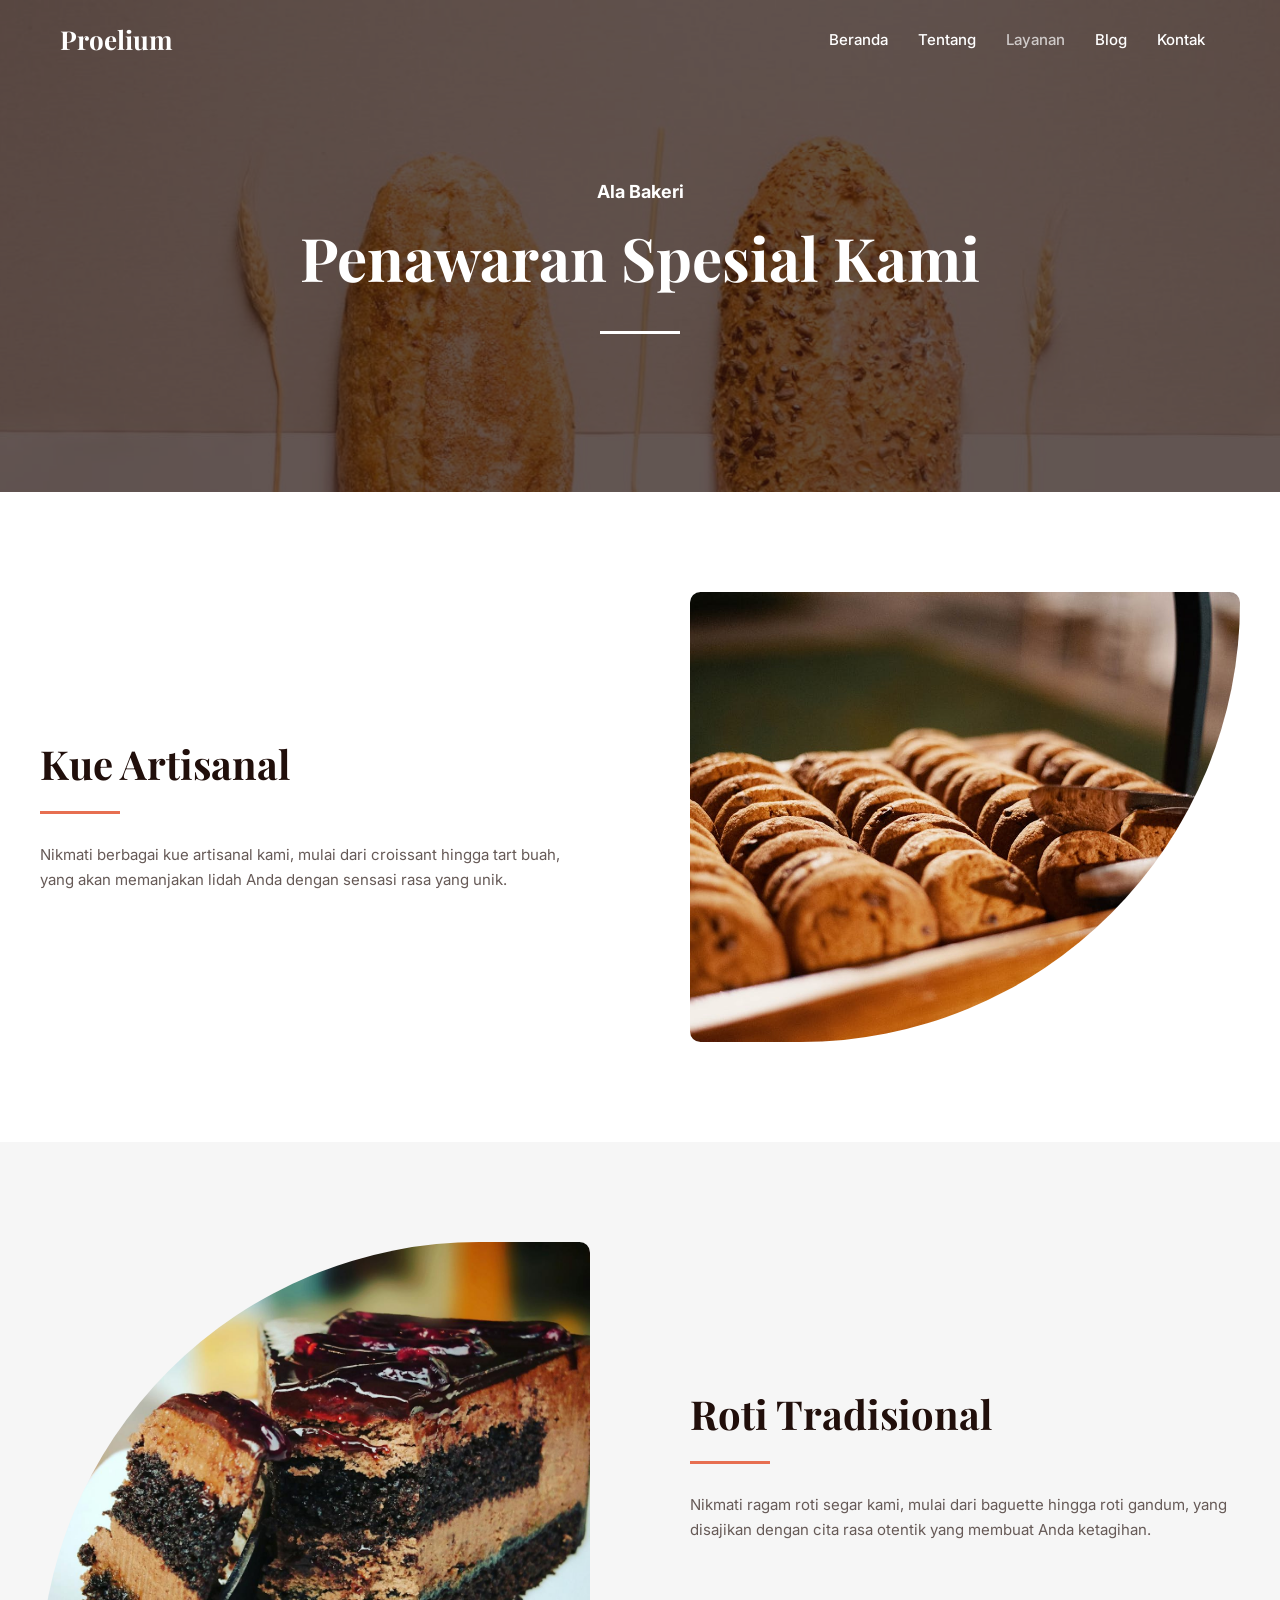
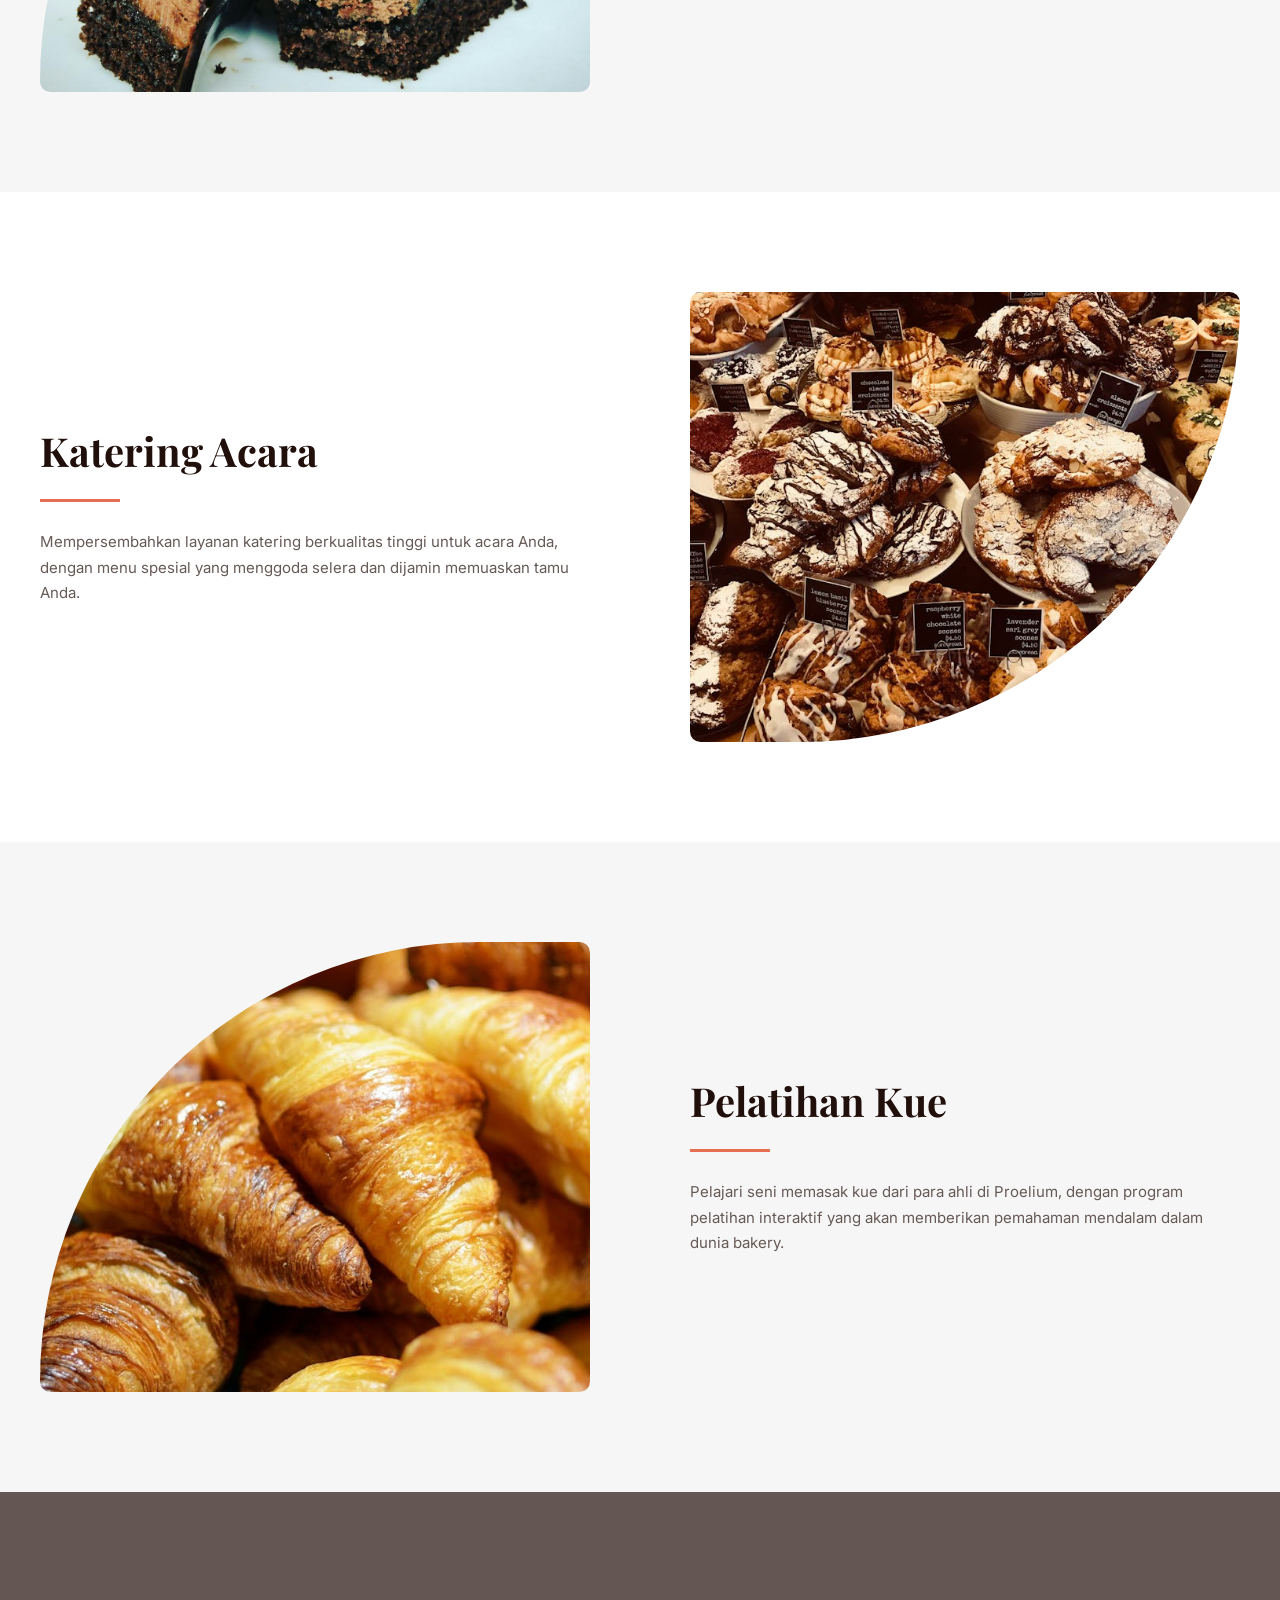
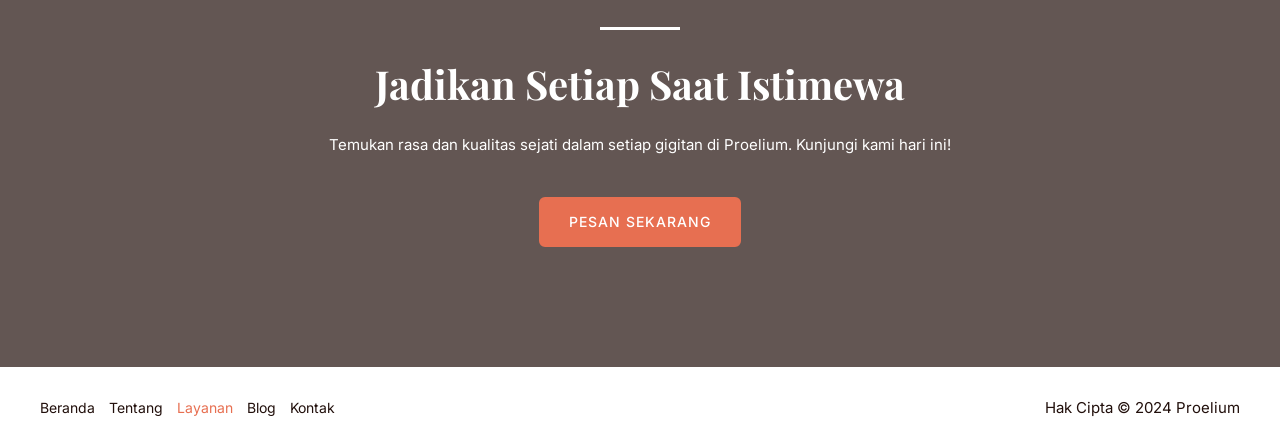
<file: services/index.html>
<!DOCTYPE html>
<html lang="id">
<head>
<meta charset="UTF-8">
<meta name="viewport" content="width=device-width, initial-scale=1">
	 <link rel="profile" href="https://gmpg.org/xfn/11"> 
	 <title>Services &#8211; Proelium</title>
<meta name="robots" content="max-image-preview:large">
<link rel="dns-prefetch" href="//fonts.googleapis.com">
<link rel="alternate" type="application/rss+xml" title="Proelium &raquo; Feed" href="/feed/">
<link rel="alternate" type="application/rss+xml" title="Proelium &raquo; Umpan Komentar" href="/comments/feed/">
<script>
window._wpemojiSettings = {"baseUrl":"https:\/\/s.w.org\/images\/core\/emoji\/15.0.3\/72x72\/","ext":".png","svgUrl":"https:\/\/s.w.org\/images\/core\/emoji\/15.0.3\/svg\/","svgExt":".svg","source":{"concatemoji":"\/wp-includes\/js\/wp-emoji-release.min.js?ver=6.5.3"}};
/*! This file is auto-generated */
!function(i,n){var o,s,e;function c(e){try{var t={supportTests:e,timestamp:(new Date).valueOf()};sessionStorage.setItem(o,JSON.stringify(t))}catch(e){}}function p(e,t,n){e.clearRect(0,0,e.canvas.width,e.canvas.height),e.fillText(t,0,0);var t=new Uint32Array(e.getImageData(0,0,e.canvas.width,e.canvas.height).data),r=(e.clearRect(0,0,e.canvas.width,e.canvas.height),e.fillText(n,0,0),new Uint32Array(e.getImageData(0,0,e.canvas.width,e.canvas.height).data));return t.every(function(e,t){return e===r[t]})}function u(e,t,n){switch(t){case"flag":return n(e,"🏳️‍⚧️","🏳️​⚧️")?!1:!n(e,"🇺🇳","🇺​🇳")&&!n(e,"🏴󠁧󠁢󠁥󠁮󠁧󠁿","🏴​󠁧​󠁢​󠁥​󠁮​󠁧​󠁿");case"emoji":return!n(e,"🐦‍⬛","🐦​⬛")}return!1}function f(e,t,n){var r="undefined"!=typeof WorkerGlobalScope&&self instanceof WorkerGlobalScope?new OffscreenCanvas(300,150):i.createElement("canvas"),a=r.getContext("2d",{willReadFrequently:!0}),o=(a.textBaseline="top",a.font="600 32px Arial",{});return e.forEach(function(e){o[e]=t(a,e,n)}),o}function t(e){var t=i.createElement("script");t.src=e,t.defer=!0,i.head.appendChild(t)}"undefined"!=typeof Promise&&(o="wpEmojiSettingsSupports",s=["flag","emoji"],n.supports={everything:!0,everythingExceptFlag:!0},e=new Promise(function(e){i.addEventListener("DOMContentLoaded",e,{once:!0})}),new Promise(function(t){var n=function(){try{var e=JSON.parse(sessionStorage.getItem(o));if("object"==typeof e&&"number"==typeof e.timestamp&&(new Date).valueOf()<e.timestamp+604800&&"object"==typeof e.supportTests)return e.supportTests}catch(e){}return null}();if(!n){if("undefined"!=typeof Worker&&"undefined"!=typeof OffscreenCanvas&&"undefined"!=typeof URL&&URL.createObjectURL&&"undefined"!=typeof Blob)try{var e="postMessage("+f.toString()+"("+[JSON.stringify(s),u.toString(),p.toString()].join(",")+"));",r=new Blob([e],{type:"text/javascript"}),a=new Worker(URL.createObjectURL(r),{name:"wpTestEmojiSupports"});return void(a.onmessage=function(e){c(n=e.data),a.terminate(),t(n)})}catch(e){}c(n=f(s,u,p))}t(n)}).then(function(e){for(var t in e)n.supports[t]=e[t],n.supports.everything=n.supports.everything&&n.supports[t],"flag"!==t&&(n.supports.everythingExceptFlag=n.supports.everythingExceptFlag&&n.supports[t]);n.supports.everythingExceptFlag=n.supports.everythingExceptFlag&&!n.supports.flag,n.DOMReady=!1,n.readyCallback=function(){n.DOMReady=!0}}).then(function(){return e}).then(function(){var e;n.supports.everything||(n.readyCallback(),(e=n.source||{}).concatemoji?t(e.concatemoji):e.wpemoji&&e.twemoji&&(t(e.twemoji),t(e.wpemoji)))}))}((window,document),window._wpemojiSettings);
</script>
<link rel="stylesheet" id="astra-theme-css-css" href="/wp-content/themes/astra/assets/css/minified/main.min.css?ver=4.6.16" media="all">
<style id="astra-theme-css-inline-css">:root{--ast-post-nav-space:0;--ast-container-default-xlg-padding:2.5em;--ast-container-default-lg-padding:2.5em;--ast-container-default-slg-padding:2em;--ast-container-default-md-padding:2.5em;--ast-container-default-sm-padding:2.5em;--ast-container-default-xs-padding:2.4em;--ast-container-default-xxs-padding:1.8em;--ast-code-block-background:#ECEFF3;--ast-comment-inputs-background:#F9FAFB;--ast-normal-container-width:1200px;--ast-narrow-container-width:750px;--ast-blog-title-font-weight:600;--ast-blog-meta-weight:600;}html{font-size:93.75%;}a{color:var(--ast-global-color-0);}a:hover,a:focus{color:var(--ast-global-color-1);}body,button,input,select,textarea,.ast-button,.ast-custom-button{font-family:'Inter',sans-serif;font-weight:inherit;font-size:15px;font-size:1rem;line-height:var(--ast-body-line-height,1.7em);}blockquote{color:var(--ast-global-color-3);}h1,.entry-content h1,h2,.entry-content h2,h3,.entry-content h3,h4,.entry-content h4,h5,.entry-content h5,h6,.entry-content h6,.site-title,.site-title a{font-family:'Playfair Display',serif;font-weight:700;}.ast-site-identity .site-title a{color:var(--ast-global-color-2);}.site-title{font-size:26px;font-size:1.7333333333333rem;display:block;}.site-header .site-description{font-size:15px;font-size:1rem;display:none;}.entry-title{font-size:26px;font-size:1.7333333333333rem;}.ast-blog-single-element.ast-taxonomy-container a{font-size:14px;font-size:0.93333333333333rem;}.ast-blog-meta-container{font-size:13px;font-size:0.86666666666667rem;}.archive .ast-article-post .ast-article-inner,.blog .ast-article-post .ast-article-inner,.archive .ast-article-post .ast-article-inner:hover,.blog .ast-article-post .ast-article-inner:hover{overflow:hidden;}h1,.entry-content h1{font-size:60px;font-size:4rem;font-weight:700;font-family:'Playfair Display',serif;line-height:1.15em;}h2,.entry-content h2{font-size:40px;font-size:2.6666666666667rem;font-weight:700;font-family:'Playfair Display',serif;line-height:1.16em;}h3,.entry-content h3{font-size:26px;font-size:1.7333333333333rem;font-weight:700;font-family:'Playfair Display',serif;line-height:1.2em;}h4,.entry-content h4{font-size:24px;font-size:1.6rem;line-height:1.3em;font-weight:700;font-family:'Playfair Display',serif;}h5,.entry-content h5{font-size:18px;font-size:1.2rem;line-height:1.36em;font-weight:700;font-family:'Playfair Display',serif;}h6,.entry-content h6{font-size:14px;font-size:0.93333333333333rem;line-height:1em;font-weight:500;font-family:'Montserrat',sans-serif;letter-spacing:2px;}::selection{background-color:var(--ast-global-color-0);color:#000000;}body,h1,.entry-title a,.entry-content h1,h2,.entry-content h2,h3,.entry-content h3,h4,.entry-content h4,h5,.entry-content h5,h6,.entry-content h6{color:var(--ast-global-color-3);}.tagcloud a:hover,.tagcloud a:focus,.tagcloud a.current-item{color:#000000;border-color:var(--ast-global-color-0);background-color:var(--ast-global-color-0);}input:focus,input[type="text"]:focus,input[type="email"]:focus,input[type="url"]:focus,input[type="password"]:focus,input[type="reset"]:focus,input[type="search"]:focus,textarea:focus{border-color:var(--ast-global-color-0);}input[type="radio"]:checked,input[type=reset],input[type="checkbox"]:checked,input[type="checkbox"]:hover:checked,input[type="checkbox"]:focus:checked,input[type=range]::-webkit-slider-thumb{border-color:var(--ast-global-color-0);background-color:var(--ast-global-color-0);box-shadow:none;}.site-footer a:hover + .post-count,.site-footer a:focus + .post-count{background:var(--ast-global-color-0);border-color:var(--ast-global-color-0);}.single .nav-links .nav-previous,.single .nav-links .nav-next{color:var(--ast-global-color-0);}.entry-meta,.entry-meta *{line-height:1.45;color:var(--ast-global-color-0);font-weight:600;}.entry-meta a:not(.ast-button):hover,.entry-meta a:not(.ast-button):hover *,.entry-meta a:not(.ast-button):focus,.entry-meta a:not(.ast-button):focus *,.page-links > .page-link,.page-links .page-link:hover,.post-navigation a:hover{color:var(--ast-global-color-1);}#cat option,.secondary .calendar_wrap thead a,.secondary .calendar_wrap thead a:visited{color:var(--ast-global-color-0);}.secondary .calendar_wrap #today,.ast-progress-val span{background:var(--ast-global-color-0);}.secondary a:hover + .post-count,.secondary a:focus + .post-count{background:var(--ast-global-color-0);border-color:var(--ast-global-color-0);}.calendar_wrap #today > a{color:#000000;}.page-links .page-link,.single .post-navigation a{color:var(--ast-global-color-3);}.ast-search-menu-icon .search-form button.search-submit{padding:0 4px;}.ast-search-menu-icon form.search-form{padding-right:0;}.ast-search-menu-icon.slide-search input.search-field{width:0;}.ast-header-search .ast-search-menu-icon.ast-dropdown-active .search-form,.ast-header-search .ast-search-menu-icon.ast-dropdown-active .search-field:focus{transition:all 0.2s;}.search-form input.search-field:focus{outline:none;}.ast-search-menu-icon .search-form button.search-submit:focus,.ast-theme-transparent-header .ast-header-search .ast-dropdown-active .ast-icon,.ast-theme-transparent-header .ast-inline-search .search-field:focus .ast-icon{color:var(--ast-global-color-1);}.ast-header-search .slide-search .search-form{border:2px solid var(--ast-global-color-0);}.ast-header-search .slide-search .search-field{background-color:#fff;}.ast-archive-title{color:var(--ast-global-color-2);}.widget-title,.widget .wp-block-heading{font-size:21px;font-size:1.4rem;color:var(--ast-global-color-2);}.ast-single-post .entry-content a,.ast-comment-content a:not(.ast-comment-edit-reply-wrap a){text-decoration:underline;}.ast-single-post .elementor-button-wrapper .elementor-button,.ast-single-post .entry-content .uagb-tab a,.ast-single-post .entry-content .uagb-ifb-cta a,.ast-single-post .entry-content .uabb-module-content a,.ast-single-post .entry-content .uagb-post-grid a,.ast-single-post .entry-content .uagb-timeline a,.ast-single-post .entry-content .uagb-toc__wrap a,.ast-single-post .entry-content .uagb-taxomony-box a,.ast-single-post .entry-content .woocommerce a,.entry-content .wp-block-latest-posts > li > a,.ast-single-post .entry-content .wp-block-file__button,li.ast-post-filter-single,.ast-single-post .ast-comment-content .comment-reply-link,.ast-single-post .ast-comment-content .comment-edit-link{text-decoration:none;}.ast-search-menu-icon.slide-search a:focus-visible:focus-visible,.astra-search-icon:focus-visible,#close:focus-visible,a:focus-visible,.ast-menu-toggle:focus-visible,.site .skip-link:focus-visible,.wp-block-loginout input:focus-visible,.wp-block-search.wp-block-search__button-inside .wp-block-search__inside-wrapper,.ast-header-navigation-arrow:focus-visible,.woocommerce .wc-proceed-to-checkout > .checkout-button:focus-visible,.woocommerce .woocommerce-MyAccount-navigation ul li a:focus-visible,.ast-orders-table__row .ast-orders-table__cell:focus-visible,.woocommerce .woocommerce-order-details .order-again > .button:focus-visible,.woocommerce .woocommerce-message a.button.wc-forward:focus-visible,.woocommerce #minus_qty:focus-visible,.woocommerce #plus_qty:focus-visible,a#ast-apply-coupon:focus-visible,.woocommerce .woocommerce-info a:focus-visible,.woocommerce .astra-shop-summary-wrap a:focus-visible,.woocommerce a.wc-forward:focus-visible,#ast-apply-coupon:focus-visible,.woocommerce-js .woocommerce-mini-cart-item a.remove:focus-visible,#close:focus-visible,.button.search-submit:focus-visible,#search_submit:focus,.normal-search:focus-visible,.ast-header-account-wrap:focus-visible{outline-style:dotted;outline-color:inherit;outline-width:thin;}input:focus,input[type="text"]:focus,input[type="email"]:focus,input[type="url"]:focus,input[type="password"]:focus,input[type="reset"]:focus,input[type="search"]:focus,input[type="number"]:focus,textarea:focus,.wp-block-search__input:focus,[data-section="section-header-mobile-trigger"] .ast-button-wrap .ast-mobile-menu-trigger-minimal:focus,.ast-mobile-popup-drawer.active .menu-toggle-close:focus,.woocommerce-ordering select.orderby:focus,#ast-scroll-top:focus,#coupon_code:focus,.woocommerce-page #comment:focus,.woocommerce #reviews #respond input#submit:focus,.woocommerce a.add_to_cart_button:focus,.woocommerce .button.single_add_to_cart_button:focus,.woocommerce .woocommerce-cart-form button:focus,.woocommerce .woocommerce-cart-form__cart-item .quantity .qty:focus,.woocommerce .woocommerce-billing-fields .woocommerce-billing-fields__field-wrapper .woocommerce-input-wrapper > .input-text:focus,.woocommerce #order_comments:focus,.woocommerce #place_order:focus,.woocommerce .woocommerce-address-fields .woocommerce-address-fields__field-wrapper .woocommerce-input-wrapper > .input-text:focus,.woocommerce .woocommerce-MyAccount-content form button:focus,.woocommerce .woocommerce-MyAccount-content .woocommerce-EditAccountForm .woocommerce-form-row .woocommerce-Input.input-text:focus,.woocommerce .ast-woocommerce-container .woocommerce-pagination ul.page-numbers li a:focus,body #content .woocommerce form .form-row .select2-container--default .select2-selection--single:focus,#ast-coupon-code:focus,.woocommerce.woocommerce-js .quantity input[type=number]:focus,.woocommerce-js .woocommerce-mini-cart-item .quantity input[type=number]:focus,.woocommerce p#ast-coupon-trigger:focus{border-style:dotted;border-color:inherit;border-width:thin;}input{outline:none;}.ast-logo-title-inline .site-logo-img{padding-right:1em;}body .ast-oembed-container *{position:absolute;top:0;width:100%;height:100%;left:0;}body .wp-block-embed-pocket-casts .ast-oembed-container *{position:unset;}.ast-single-post-featured-section + article {margin-top: 2em;}.site-content .ast-single-post-featured-section img {width: 100%;overflow: hidden;object-fit: cover;}.ast-separate-container .site-content .ast-single-post-featured-section + article {margin-top: -80px;z-index: 9;position: relative;border-radius: 4px;}@media (min-width: 922px) {.ast-no-sidebar .site-content .ast-article-image-container--wide {margin-left: -120px;margin-right: -120px;max-width: unset;width: unset;}.ast-left-sidebar .site-content .ast-article-image-container--wide,.ast-right-sidebar .site-content .ast-article-image-container--wide {margin-left: -10px;margin-right: -10px;}.site-content .ast-article-image-container--full {margin-left: calc( -50vw + 50%);margin-right: calc( -50vw + 50%);max-width: 100vw;width: 100vw;}.ast-left-sidebar .site-content .ast-article-image-container--full,.ast-right-sidebar .site-content .ast-article-image-container--full {margin-left: -10px;margin-right: -10px;max-width: inherit;width: auto;}}.site > .ast-single-related-posts-container {margin-top: 0;}@media (min-width: 922px) {.ast-desktop .ast-container--narrow {max-width: var(--ast-narrow-container-width);margin: 0 auto;}}input[type="text"],input[type="number"],input[type="email"],input[type="url"],input[type="password"],input[type="search"],input[type=reset],input[type=tel],input[type=date],select,textarea{font-size:16px;font-style:normal;font-weight:400;line-height:24px;width:100%;padding:12px 16px;border-radius:4px;box-shadow:0px 1px 2px 0px rgba(0,0,0,0.05);color:var(--ast-form-input-text,#475569);}input[type="text"],input[type="number"],input[type="email"],input[type="url"],input[type="password"],input[type="search"],input[type=reset],input[type=tel],input[type=date],select{height:40px;}input[type="date"]{border-width:1px;border-style:solid;border-color:var(--ast-border-color);}input[type="text"]:focus,input[type="number"]:focus,input[type="email"]:focus,input[type="url"]:focus,input[type="password"]:focus,input[type="search"]:focus,input[type=reset]:focus,input[type="tel"]:focus,input[type="date"]:focus,select:focus,textarea:focus{border-color:#046BD2;box-shadow:none;outline:none;color:var(--ast-form-input-focus-text,#475569);}label,legend{color:#111827;font-size:14px;font-style:normal;font-weight:500;line-height:20px;}select{padding:6px 10px;}fieldset{padding:30px;border-radius:4px;}button,.ast-button,.button,input[type="button"],input[type="reset"],input[type="submit"]{border-radius:4px;box-shadow:0px 1px 2px 0px rgba(0,0,0,0.05);}:root{--ast-comment-inputs-background:#FFF;}::placeholder{color:var(--ast-form-field-color,#9CA3AF);}::-ms-input-placeholder{color:var(--ast-form-field-color,#9CA3AF);}@media (max-width:921.9px){#ast-desktop-header{display:none;}}@media (min-width:922px){#ast-mobile-header{display:none;}}.wp-block-buttons.aligncenter{justify-content:center;}@media (max-width:921px){.ast-theme-transparent-header #primary,.ast-theme-transparent-header #secondary{padding:0;}}@media (max-width:921px){.ast-plain-container.ast-no-sidebar #primary{padding:0;}}.ast-plain-container.ast-no-sidebar #primary{margin-top:0;margin-bottom:0;}@media (max-width:921px){.ast-separate-container #primary,.ast-narrow-container #primary{padding-top:0px;}}@media (max-width:544px){.ast-separate-container #primary,.ast-narrow-container #primary{padding-top:0px;}}@media (max-width:921px){.ast-separate-container #primary,.ast-narrow-container #primary{padding-bottom:0px;}}@media (max-width:544px){.ast-separate-container #primary,.ast-narrow-container #primary{padding-bottom:0px;}}.wp-block-button.is-style-outline .wp-block-button__link{border-color:var(--ast-global-color-0);border-top-width:2px;border-right-width:2px;border-bottom-width:2px;border-left-width:2px;}div.wp-block-button.is-style-outline > .wp-block-button__link:not(.has-text-color),div.wp-block-button.wp-block-button__link.is-style-outline:not(.has-text-color){color:var(--ast-global-color-0);}.wp-block-button.is-style-outline .wp-block-button__link:hover,.wp-block-buttons .wp-block-button.is-style-outline .wp-block-button__link:focus,.wp-block-buttons .wp-block-button.is-style-outline > .wp-block-button__link:not(.has-text-color):hover,.wp-block-buttons .wp-block-button.wp-block-button__link.is-style-outline:not(.has-text-color):hover{color:#ffffff;background-color:var(--ast-global-color-1);border-color:var(--ast-global-color-1);}.post-page-numbers.current .page-link,.ast-pagination .page-numbers.current{color:#000000;border-color:var(--ast-global-color-0);background-color:var(--ast-global-color-0);}.wp-block-button.is-style-outline .wp-block-button__link{border-top-width:2px;border-right-width:2px;border-bottom-width:2px;border-left-width:2px;}.wp-block-buttons .wp-block-button.is-style-outline .wp-block-button__link.wp-element-button,.ast-outline-button,.wp-block-uagb-buttons-child .uagb-buttons-repeater.ast-outline-button{border-color:var(--ast-global-color-0);border-top-width:2px;border-right-width:2px;border-bottom-width:2px;border-left-width:2px;font-family:'Montserrat',sans-serif;font-weight:500;font-size:14px;font-size:0.93333333333333rem;line-height:1em;text-transform:uppercase;letter-spacing:2px;padding-top:16px;padding-right:28px;padding-bottom:16px;padding-left:28px;border-top-left-radius:6px;border-top-right-radius:6px;border-bottom-right-radius:6px;border-bottom-left-radius:6px;}.wp-block-buttons .wp-block-button.is-style-outline > .wp-block-button__link:not(.has-text-color),.wp-block-buttons .wp-block-button.wp-block-button__link.is-style-outline:not(.has-text-color),.ast-outline-button{color:var(--ast-global-color-0);}.wp-block-button.is-style-outline .wp-block-button__link:hover,.wp-block-buttons .wp-block-button.is-style-outline .wp-block-button__link:focus,.wp-block-buttons .wp-block-button.is-style-outline > .wp-block-button__link:not(.has-text-color):hover,.wp-block-buttons .wp-block-button.wp-block-button__link.is-style-outline:not(.has-text-color):hover,.ast-outline-button:hover,.ast-outline-button:focus,.wp-block-uagb-buttons-child .uagb-buttons-repeater.ast-outline-button:hover,.wp-block-uagb-buttons-child .uagb-buttons-repeater.ast-outline-button:focus{color:#ffffff;background-color:var(--ast-global-color-1);border-color:var(--ast-global-color-1);}.ast-single-post .entry-content a.ast-outline-button,.ast-single-post .entry-content .is-style-outline>.wp-block-button__link{text-decoration:none;}.uagb-buttons-repeater.ast-outline-button{border-radius:9999px;}@media (max-width:921px){.wp-block-buttons .wp-block-button.is-style-outline .wp-block-button__link.wp-element-button,.ast-outline-button,.wp-block-uagb-buttons-child .uagb-buttons-repeater.ast-outline-button{font-size:14px;font-size:0.93333333333333rem;padding-top:14px;padding-right:24px;padding-bottom:14px;padding-left:24px;border-top-left-radius:6px;border-top-right-radius:6px;border-bottom-right-radius:6px;border-bottom-left-radius:6px;}}@media (max-width:544px){.wp-block-buttons .wp-block-button.is-style-outline .wp-block-button__link.wp-element-button,.ast-outline-button,.wp-block-uagb-buttons-child .uagb-buttons-repeater.ast-outline-button{font-size:14px;font-size:0.93333333333333rem;padding-top:14px;padding-right:22px;padding-bottom:14px;padding-left:22px;border-top-left-radius:6px;border-top-right-radius:6px;border-bottom-right-radius:6px;border-bottom-left-radius:6px;}}.entry-content[ast-blocks-layout] > figure{margin-bottom:1em;}h1.widget-title{font-weight:700;}h2.widget-title{font-weight:700;}h3.widget-title{font-weight:700;}#page{display:flex;flex-direction:column;min-height:100vh;}.ast-404-layout-1 h1.page-title{color:var(--ast-global-color-2);}.single .post-navigation a{line-height:1em;height:inherit;}.error-404 .page-sub-title{font-size:1.5rem;font-weight:inherit;}.search .site-content .content-area .search-form{margin-bottom:0;}#page .site-content{flex-grow:1;}.widget{margin-bottom:1.25em;}#secondary li{line-height:1.5em;}#secondary .wp-block-group h2{margin-bottom:0.7em;}#secondary h2{font-size:1.7rem;}.ast-separate-container .ast-article-post,.ast-separate-container .ast-article-single,.ast-separate-container .comment-respond{padding:3em;}.ast-separate-container .ast-article-single .ast-article-single{padding:0;}.ast-article-single .wp-block-post-template-is-layout-grid{padding-left:0;}.ast-separate-container .comments-title,.ast-narrow-container .comments-title{padding:1.5em 2em;}.ast-page-builder-template .comment-form-textarea,.ast-comment-formwrap .ast-grid-common-col{padding:0;}.ast-comment-formwrap{padding:0;display:inline-flex;column-gap:20px;width:100%;margin-left:0;margin-right:0;}.comments-area textarea#comment:focus,.comments-area textarea#comment:active,.comments-area .ast-comment-formwrap input[type="text"]:focus,.comments-area .ast-comment-formwrap input[type="text"]:active {box-shadow:none;outline:none;}.archive.ast-page-builder-template .entry-header{margin-top:2em;}.ast-page-builder-template .ast-comment-formwrap{width:100%;}.entry-title{margin-bottom:0.6em;}.ast-archive-description p{font-size:inherit;font-weight:inherit;line-height:inherit;}.ast-separate-container .ast-comment-list li.depth-1,.hentry{margin-bottom:1.5em;}.site-content section.ast-archive-description{margin-bottom:2em;}@media (min-width:921px){.ast-left-sidebar.ast-page-builder-template #secondary,.archive.ast-right-sidebar.ast-page-builder-template .site-main{padding-left:20px;padding-right:20px;}}@media (max-width:544px){.ast-comment-formwrap.ast-row{column-gap:10px;display:inline-block;}#ast-commentform .ast-grid-common-col{position:relative;width:100%;}}@media (min-width:1201px){.ast-separate-container .ast-article-post,.ast-separate-container .ast-article-single,.ast-separate-container .ast-author-box,.ast-separate-container .ast-404-layout-1,.ast-separate-container .no-results{padding:3em;}}@media (max-width:921px){.ast-separate-container #primary,.ast-separate-container #secondary{padding:1.5em 0;}#primary,#secondary{padding:1.5em 0;margin:0;}.ast-left-sidebar #content > .ast-container{display:flex;flex-direction:column-reverse;width:100%;}}@media (min-width:922px){.ast-separate-container.ast-right-sidebar #primary,.ast-separate-container.ast-left-sidebar #primary{border:0;}.search-no-results.ast-separate-container #primary{margin-bottom:4em;}}.wp-block-button .wp-block-button__link{color:#ffffff;}.wp-block-button .wp-block-button__link:hover,.wp-block-button .wp-block-button__link:focus{color:#ffffff;background-color:var(--ast-global-color-1);border-color:var(--ast-global-color-1);}.elementor-widget-heading h1.elementor-heading-title{line-height:1.15em;}.elementor-widget-heading h2.elementor-heading-title{line-height:1.16em;}.elementor-widget-heading h3.elementor-heading-title{line-height:1.2em;}.elementor-widget-heading h4.elementor-heading-title{line-height:1.3em;}.elementor-widget-heading h5.elementor-heading-title{line-height:1.36em;}.elementor-widget-heading h6.elementor-heading-title{line-height:1em;}.wp-block-button .wp-block-button__link,.wp-block-search .wp-block-search__button,body .wp-block-file .wp-block-file__button{border-style:solid;border-top-width:2px;border-right-width:2px;border-left-width:2px;border-bottom-width:2px;border-color:var(--ast-global-color-0);background-color:var(--ast-global-color-0);color:#ffffff;font-family:'Inter',sans-serif;font-weight:500;line-height:1em;text-transform:uppercase;letter-spacing:1px;font-size:14px;font-size:0.93333333333333rem;border-top-left-radius:6px;border-top-right-radius:6px;border-bottom-right-radius:6px;border-bottom-left-radius:6px;padding-top:16px;padding-right:28px;padding-bottom:16px;padding-left:28px;}.ast-single-post .entry-content .wp-block-button .wp-block-button__link,.ast-single-post .entry-content .wp-block-search .wp-block-search__button,body .entry-content .wp-block-file .wp-block-file__button{text-decoration:none;}@media (max-width:921px){.wp-block-button .wp-block-button__link,.wp-block-search .wp-block-search__button,body .wp-block-file .wp-block-file__button{font-size:14px;font-size:0.93333333333333rem;padding-top:14px;padding-right:24px;padding-bottom:14px;padding-left:24px;border-top-left-radius:6px;border-top-right-radius:6px;border-bottom-right-radius:6px;border-bottom-left-radius:6px;}}@media (max-width:544px){.wp-block-button .wp-block-button__link,.wp-block-search .wp-block-search__button,body .wp-block-file .wp-block-file__button{font-size:14px;font-size:0.93333333333333rem;padding-top:14px;padding-right:22px;padding-bottom:14px;padding-left:22px;border-top-left-radius:6px;border-top-right-radius:6px;border-bottom-right-radius:6px;border-bottom-left-radius:6px;}}.menu-toggle,button,.ast-button,.ast-custom-button,.button,input#submit,input[type="button"],input[type="submit"],input[type="reset"],#comments .submit,.search .search-submit,form[CLASS*="wp-block-search__"].wp-block-search .wp-block-search__inside-wrapper .wp-block-search__button,body .wp-block-file .wp-block-file__button,.search .search-submit,.woocommerce-js a.button,.woocommerce button.button,.woocommerce .woocommerce-message a.button,.woocommerce #respond input#submit.alt,.woocommerce input.button.alt,.woocommerce input.button,.woocommerce input.button:disabled,.woocommerce input.button:disabled[disabled],.woocommerce input.button:disabled:hover,.woocommerce input.button:disabled[disabled]:hover,.woocommerce #respond input#submit,.woocommerce button.button.alt.disabled,.wc-block-grid__products .wc-block-grid__product .wp-block-button__link,.wc-block-grid__product-onsale,[CLASS*="wc-block"] button,.woocommerce-js .astra-cart-drawer .astra-cart-drawer-content .woocommerce-mini-cart__buttons .button:not(.checkout):not(.ast-continue-shopping),.woocommerce-js .astra-cart-drawer .astra-cart-drawer-content .woocommerce-mini-cart__buttons a.checkout,.woocommerce button.button.alt.disabled.wc-variation-selection-needed,[CLASS*="wc-block"] .wc-block-components-button{border-style:solid;border-top-width:2px;border-right-width:2px;border-left-width:2px;border-bottom-width:2px;color:#ffffff;border-color:var(--ast-global-color-0);background-color:var(--ast-global-color-0);padding-top:16px;padding-right:28px;padding-bottom:16px;padding-left:28px;font-family:'Inter',sans-serif;font-weight:500;font-size:14px;font-size:0.93333333333333rem;line-height:1em;text-transform:uppercase;letter-spacing:1px;border-top-left-radius:6px;border-top-right-radius:6px;border-bottom-right-radius:6px;border-bottom-left-radius:6px;}button:focus,.menu-toggle:hover,button:hover,.ast-button:hover,.ast-custom-button:hover .button:hover,.ast-custom-button:hover ,input[type=reset]:hover,input[type=reset]:focus,input#submit:hover,input#submit:focus,input[type="button"]:hover,input[type="button"]:focus,input[type="submit"]:hover,input[type="submit"]:focus,form[CLASS*="wp-block-search__"].wp-block-search .wp-block-search__inside-wrapper .wp-block-search__button:hover,form[CLASS*="wp-block-search__"].wp-block-search .wp-block-search__inside-wrapper .wp-block-search__button:focus,body .wp-block-file .wp-block-file__button:hover,body .wp-block-file .wp-block-file__button:focus,.woocommerce-js a.button:hover,.woocommerce button.button:hover,.woocommerce .woocommerce-message a.button:hover,.woocommerce #respond input#submit:hover,.woocommerce #respond input#submit.alt:hover,.woocommerce input.button.alt:hover,.woocommerce input.button:hover,.woocommerce button.button.alt.disabled:hover,.wc-block-grid__products .wc-block-grid__product .wp-block-button__link:hover,[CLASS*="wc-block"] button:hover,.woocommerce-js .astra-cart-drawer .astra-cart-drawer-content .woocommerce-mini-cart__buttons .button:not(.checkout):not(.ast-continue-shopping):hover,.woocommerce-js .astra-cart-drawer .astra-cart-drawer-content .woocommerce-mini-cart__buttons a.checkout:hover,.woocommerce button.button.alt.disabled.wc-variation-selection-needed:hover,[CLASS*="wc-block"] .wc-block-components-button:hover,[CLASS*="wc-block"] .wc-block-components-button:focus{color:#ffffff;background-color:var(--ast-global-color-1);border-color:var(--ast-global-color-1);}form[CLASS*="wp-block-search__"].wp-block-search .wp-block-search__inside-wrapper .wp-block-search__button.has-icon{padding-top:calc(16px - 3px);padding-right:calc(28px - 3px);padding-bottom:calc(16px - 3px);padding-left:calc(28px - 3px);}@media (max-width:921px){.menu-toggle,button,.ast-button,.ast-custom-button,.button,input#submit,input[type="button"],input[type="submit"],input[type="reset"],#comments .submit,.search .search-submit,form[CLASS*="wp-block-search__"].wp-block-search .wp-block-search__inside-wrapper .wp-block-search__button,body .wp-block-file .wp-block-file__button,.search .search-submit,.woocommerce-js a.button,.woocommerce button.button,.woocommerce .woocommerce-message a.button,.woocommerce #respond input#submit.alt,.woocommerce input.button.alt,.woocommerce input.button,.woocommerce input.button:disabled,.woocommerce input.button:disabled[disabled],.woocommerce input.button:disabled:hover,.woocommerce input.button:disabled[disabled]:hover,.woocommerce #respond input#submit,.woocommerce button.button.alt.disabled,.wc-block-grid__products .wc-block-grid__product .wp-block-button__link,.wc-block-grid__product-onsale,[CLASS*="wc-block"] button,.woocommerce-js .astra-cart-drawer .astra-cart-drawer-content .woocommerce-mini-cart__buttons .button:not(.checkout):not(.ast-continue-shopping),.woocommerce-js .astra-cart-drawer .astra-cart-drawer-content .woocommerce-mini-cart__buttons a.checkout,.woocommerce button.button.alt.disabled.wc-variation-selection-needed,[CLASS*="wc-block"] .wc-block-components-button{padding-top:14px;padding-right:24px;padding-bottom:14px;padding-left:24px;font-size:14px;font-size:0.93333333333333rem;border-top-left-radius:6px;border-top-right-radius:6px;border-bottom-right-radius:6px;border-bottom-left-radius:6px;}}@media (max-width:544px){.menu-toggle,button,.ast-button,.ast-custom-button,.button,input#submit,input[type="button"],input[type="submit"],input[type="reset"],#comments .submit,.search .search-submit,form[CLASS*="wp-block-search__"].wp-block-search .wp-block-search__inside-wrapper .wp-block-search__button,body .wp-block-file .wp-block-file__button,.search .search-submit,.woocommerce-js a.button,.woocommerce button.button,.woocommerce .woocommerce-message a.button,.woocommerce #respond input#submit.alt,.woocommerce input.button.alt,.woocommerce input.button,.woocommerce input.button:disabled,.woocommerce input.button:disabled[disabled],.woocommerce input.button:disabled:hover,.woocommerce input.button:disabled[disabled]:hover,.woocommerce #respond input#submit,.woocommerce button.button.alt.disabled,.wc-block-grid__products .wc-block-grid__product .wp-block-button__link,.wc-block-grid__product-onsale,[CLASS*="wc-block"] button,.woocommerce-js .astra-cart-drawer .astra-cart-drawer-content .woocommerce-mini-cart__buttons .button:not(.checkout):not(.ast-continue-shopping),.woocommerce-js .astra-cart-drawer .astra-cart-drawer-content .woocommerce-mini-cart__buttons a.checkout,.woocommerce button.button.alt.disabled.wc-variation-selection-needed,[CLASS*="wc-block"] .wc-block-components-button{padding-top:14px;padding-right:22px;padding-bottom:14px;padding-left:22px;font-size:14px;font-size:0.93333333333333rem;border-top-left-radius:6px;border-top-right-radius:6px;border-bottom-right-radius:6px;border-bottom-left-radius:6px;}}@media (max-width:921px){.menu-toggle,button,.ast-button,.button,input#submit,input[type="button"],input[type="submit"],input[type="reset"]{font-size:14px;font-size:0.93333333333333rem;}.ast-mobile-header-stack .main-header-bar .ast-search-menu-icon{display:inline-block;}.ast-header-break-point.ast-header-custom-item-outside .ast-mobile-header-stack .main-header-bar .ast-search-icon{margin:0;}.ast-comment-avatar-wrap img{max-width:2.5em;}.ast-comment-meta{padding:0 1.8888em 1.3333em;}}@media (min-width:544px){.ast-container{max-width:100%;}}@media (max-width:544px){.ast-separate-container .ast-article-post,.ast-separate-container .ast-article-single,.ast-separate-container .comments-title,.ast-separate-container .ast-archive-description{padding:1.5em 1em;}.ast-separate-container #content .ast-container{padding-left:0.54em;padding-right:0.54em;}.ast-separate-container .ast-comment-list .bypostauthor{padding:.5em;}.ast-search-menu-icon.ast-dropdown-active .search-field{width:170px;}.menu-toggle,button,.ast-button,.button,input#submit,input[type="button"],input[type="submit"],input[type="reset"]{font-size:14px;font-size:0.93333333333333rem;}}.ast-separate-container{background-color:var(--ast-global-color-4);;background-image:none;;}@media (max-width:921px){.widget-title{font-size:20px;font-size:1.4285714285714rem;}body,button,input,select,textarea,.ast-button,.ast-custom-button{font-size:14px;font-size:0.93333333333333rem;}#secondary,#secondary button,#secondary input,#secondary select,#secondary textarea{font-size:14px;font-size:0.93333333333333rem;}.site-title{font-size:20px;font-size:1.3333333333333rem;display:block;}.site-header .site-description{display:none;}.entry-title{font-size:24px;font-size:1.6rem;}h1,.entry-content h1{font-size:48px;}h2,.entry-content h2{font-size:30px;}h3,.entry-content h3{font-size:24px;}h4,.entry-content h4{font-size:20px;font-size:1.3333333333333rem;}h5,.entry-content h5{font-size:16px;font-size:1.0666666666667rem;}h6,.entry-content h6{font-size:14px;font-size:0.93333333333333rem;}}@media (max-width:544px){.widget-title{font-size:20px;font-size:1.4285714285714rem;}body,button,input,select,textarea,.ast-button,.ast-custom-button{font-size:14px;font-size:0.93333333333333rem;}#secondary,#secondary button,#secondary input,#secondary select,#secondary textarea{font-size:14px;font-size:0.93333333333333rem;}.site-title{font-size:18px;font-size:1.2rem;display:block;}.site-header .site-description{display:none;}.entry-title{font-size:24px;font-size:1.6rem;}h1,.entry-content h1{font-size:38px;}h2,.entry-content h2{font-size:30px;}h3,.entry-content h3{font-size:24px;}h4,.entry-content h4{font-size:20px;font-size:1.3333333333333rem;}h5,.entry-content h5{font-size:16px;font-size:1.0666666666667rem;}h6,.entry-content h6{font-size:14px;font-size:0.93333333333333rem;}}@media (max-width:544px){html{font-size:93.75%;}}@media (min-width:922px){.ast-container{max-width:1240px;}}@media (min-width:922px){.site-content .ast-container{display:flex;}}@media (max-width:921px){.site-content .ast-container{flex-direction:column;}}.entry-content h1,.entry-content h2,.entry-content h3,.entry-content h4,.entry-content h5,.entry-content h6{clear:none;}@media (min-width:922px){.main-header-menu .sub-menu .menu-item.ast-left-align-sub-menu:hover > .sub-menu,.main-header-menu .sub-menu .menu-item.ast-left-align-sub-menu.focus > .sub-menu{margin-left:-0px;}}.ast-theme-transparent-header [data-section="section-header-mobile-trigger"] .ast-button-wrap .mobile-menu-toggle-icon .ast-mobile-svg{fill:#ffffff;}.ast-theme-transparent-header [data-section="section-header-mobile-trigger"] .ast-button-wrap .mobile-menu-wrap .mobile-menu{color:#ffffff;}.ast-theme-transparent-header [data-section="section-header-mobile-trigger"] .ast-button-wrap .ast-mobile-menu-trigger-outline{background:transparent;color:#ffffff;border-color:#ffffff;}.entry-content li > p{margin-bottom:0;}.site .comments-area{padding-top:2em;padding-bottom:2em;margin-top:2em;}.wp-block-file {display: flex;align-items: center;flex-wrap: wrap;justify-content: space-between;}.wp-block-pullquote {border: none;}.wp-block-pullquote blockquote::before {content: "\201D";font-family: "Helvetica",sans-serif;display: flex;transform: rotate( 180deg );font-size: 6rem;font-style: normal;line-height: 1;font-weight: bold;align-items: center;justify-content: center;}.has-text-align-right > blockquote::before {justify-content: flex-start;}.has-text-align-left > blockquote::before {justify-content: flex-end;}figure.wp-block-pullquote.is-style-solid-color blockquote {max-width: 100%;text-align: inherit;}html body {--wp--custom--ast-default-block-top-padding: 100px;--wp--custom--ast-default-block-right-padding: 80px;--wp--custom--ast-default-block-bottom-padding: 100px;--wp--custom--ast-default-block-left-padding: 80px;--wp--custom--ast-container-width: 1200px;--wp--custom--ast-content-width-size: 1200px;--wp--custom--ast-wide-width-size: calc(1200px + var(--wp--custom--ast-default-block-left-padding) + var(--wp--custom--ast-default-block-right-padding));}.ast-narrow-container {--wp--custom--ast-content-width-size: 750px;--wp--custom--ast-wide-width-size: 750px;}@media(max-width: 921px) {html body {--wp--custom--ast-default-block-top-padding: 50px;--wp--custom--ast-default-block-right-padding: 50px;--wp--custom--ast-default-block-bottom-padding: 50px;--wp--custom--ast-default-block-left-padding: 50px;}}@media(max-width: 544px) {html body {--wp--custom--ast-default-block-top-padding: 50px;--wp--custom--ast-default-block-right-padding: 30px;--wp--custom--ast-default-block-bottom-padding: 50px;--wp--custom--ast-default-block-left-padding: 30px;}}.entry-content > .wp-block-group,.entry-content > .wp-block-cover,.entry-content > .wp-block-columns {padding-top: var(--wp--custom--ast-default-block-top-padding);padding-right: var(--wp--custom--ast-default-block-right-padding);padding-bottom: var(--wp--custom--ast-default-block-bottom-padding);padding-left: var(--wp--custom--ast-default-block-left-padding);}.ast-plain-container.ast-no-sidebar .entry-content > .alignfull,.ast-page-builder-template .ast-no-sidebar .entry-content > .alignfull {margin-left: calc( -50vw + 50%);margin-right: calc( -50vw + 50%);max-width: 100vw;width: 100vw;}.ast-plain-container.ast-no-sidebar .entry-content .alignfull .alignfull,.ast-page-builder-template.ast-no-sidebar .entry-content .alignfull .alignfull,.ast-plain-container.ast-no-sidebar .entry-content .alignfull .alignwide,.ast-page-builder-template.ast-no-sidebar .entry-content .alignfull .alignwide,.ast-plain-container.ast-no-sidebar .entry-content .alignwide .alignfull,.ast-page-builder-template.ast-no-sidebar .entry-content .alignwide .alignfull,.ast-plain-container.ast-no-sidebar .entry-content .alignwide .alignwide,.ast-page-builder-template.ast-no-sidebar .entry-content .alignwide .alignwide,.ast-plain-container.ast-no-sidebar .entry-content .wp-block-column .alignfull,.ast-page-builder-template.ast-no-sidebar .entry-content .wp-block-column .alignfull,.ast-plain-container.ast-no-sidebar .entry-content .wp-block-column .alignwide,.ast-page-builder-template.ast-no-sidebar .entry-content .wp-block-column .alignwide {margin-left: auto;margin-right: auto;width: 100%;}[ast-blocks-layout] .wp-block-separator:not(.is-style-dots) {height: 0;}[ast-blocks-layout] .wp-block-separator {margin: 20px auto;}[ast-blocks-layout] .wp-block-separator:not(.is-style-wide):not(.is-style-dots) {max-width: 100px;}[ast-blocks-layout] .wp-block-separator.has-background {padding: 0;}.entry-content[ast-blocks-layout] > * {max-width: var(--wp--custom--ast-content-width-size);margin-left: auto;margin-right: auto;}.entry-content[ast-blocks-layout] > .alignwide {max-width: var(--wp--custom--ast-wide-width-size);}.entry-content[ast-blocks-layout] .alignfull {max-width: none;}.entry-content .wp-block-columns {margin-bottom: 0;}blockquote {margin: 1.5em;border-color: rgba(0,0,0,0.05);}.wp-block-quote:not(.has-text-align-right):not(.has-text-align-center) {border-left: 5px solid rgba(0,0,0,0.05);}.has-text-align-right > blockquote,blockquote.has-text-align-right {border-right: 5px solid rgba(0,0,0,0.05);}.has-text-align-left > blockquote,blockquote.has-text-align-left {border-left: 5px solid rgba(0,0,0,0.05);}.wp-block-site-tagline,.wp-block-latest-posts .read-more {margin-top: 15px;}.wp-block-loginout p label {display: block;}.wp-block-loginout p:not(.login-remember):not(.login-submit) input {width: 100%;}.wp-block-loginout input:focus {border-color: transparent;}.wp-block-loginout input:focus {outline: thin dotted;}.entry-content .wp-block-media-text .wp-block-media-text__content {padding: 0 0 0 8%;}.entry-content .wp-block-media-text.has-media-on-the-right .wp-block-media-text__content {padding: 0 8% 0 0;}.entry-content .wp-block-media-text.has-background .wp-block-media-text__content {padding: 8%;}.entry-content .wp-block-cover:not([class*="background-color"]) .wp-block-cover__inner-container,.entry-content .wp-block-cover:not([class*="background-color"]) .wp-block-cover-image-text,.entry-content .wp-block-cover:not([class*="background-color"]) .wp-block-cover-text,.entry-content .wp-block-cover-image:not([class*="background-color"]) .wp-block-cover__inner-container,.entry-content .wp-block-cover-image:not([class*="background-color"]) .wp-block-cover-image-text,.entry-content .wp-block-cover-image:not([class*="background-color"]) .wp-block-cover-text {color: var(--ast-global-color-5);}.wp-block-loginout .login-remember input {width: 1.1rem;height: 1.1rem;margin: 0 5px 4px 0;vertical-align: middle;}.wp-block-latest-posts > li > *:first-child,.wp-block-latest-posts:not(.is-grid) > li:first-child {margin-top: 0;}.wp-block-search__inside-wrapper .wp-block-search__input {padding: 0 10px;color: var(--ast-global-color-3);background: var(--ast-global-color-5);border-color: var(--ast-border-color);}.wp-block-latest-posts .read-more {margin-bottom: 1.5em;}.wp-block-search__no-button .wp-block-search__inside-wrapper .wp-block-search__input {padding-top: 5px;padding-bottom: 5px;}.wp-block-latest-posts .wp-block-latest-posts__post-date,.wp-block-latest-posts .wp-block-latest-posts__post-author {font-size: 1rem;}.wp-block-latest-posts > li > *,.wp-block-latest-posts:not(.is-grid) > li {margin-top: 12px;margin-bottom: 12px;}.ast-page-builder-template .entry-content[ast-blocks-layout] > *,.ast-page-builder-template .entry-content[ast-blocks-layout] > .alignfull > * {max-width: none;}.ast-page-builder-template .entry-content[ast-blocks-layout] > .alignwide > * {max-width: var(--wp--custom--ast-wide-width-size);}.ast-page-builder-template .entry-content[ast-blocks-layout] > .inherit-container-width > *,.ast-page-builder-template .entry-content[ast-blocks-layout] > * > *,.entry-content[ast-blocks-layout] > .wp-block-cover .wp-block-cover__inner-container {max-width: var(--wp--custom--ast-content-width-size);margin-left: auto;margin-right: auto;}.entry-content[ast-blocks-layout] .wp-block-cover:not(.alignleft):not(.alignright) {width: auto;}@media(max-width: 1200px) {.ast-separate-container .entry-content > .alignfull,.ast-separate-container .entry-content[ast-blocks-layout] > .alignwide,.ast-plain-container .entry-content[ast-blocks-layout] > .alignwide,.ast-plain-container .entry-content .alignfull {margin-left: calc(-1 * min(var(--ast-container-default-xlg-padding),20px)) ;margin-right: calc(-1 * min(var(--ast-container-default-xlg-padding),20px));}}@media(min-width: 1201px) {.ast-separate-container .entry-content > .alignfull {margin-left: calc(-1 * var(--ast-container-default-xlg-padding) );margin-right: calc(-1 * var(--ast-container-default-xlg-padding) );}.ast-separate-container .entry-content[ast-blocks-layout] > .alignwide,.ast-plain-container .entry-content[ast-blocks-layout] > .alignwide {margin-left: calc(-1 * var(--wp--custom--ast-default-block-left-padding) );margin-right: calc(-1 * var(--wp--custom--ast-default-block-right-padding) );}}@media(min-width: 921px) {.ast-separate-container .entry-content .wp-block-group.alignwide:not(.inherit-container-width) > :where(:not(.alignleft):not(.alignright)),.ast-plain-container .entry-content .wp-block-group.alignwide:not(.inherit-container-width) > :where(:not(.alignleft):not(.alignright)) {max-width: calc( var(--wp--custom--ast-content-width-size) + 80px );}.ast-plain-container.ast-right-sidebar .entry-content[ast-blocks-layout] .alignfull,.ast-plain-container.ast-left-sidebar .entry-content[ast-blocks-layout] .alignfull {margin-left: -60px;margin-right: -60px;}}@media(min-width: 544px) {.entry-content > .alignleft {margin-right: 20px;}.entry-content > .alignright {margin-left: 20px;}}@media (max-width:544px){.wp-block-columns .wp-block-column:not(:last-child){margin-bottom:20px;}.wp-block-latest-posts{margin:0;}}@media( max-width: 600px ) {.entry-content .wp-block-media-text .wp-block-media-text__content,.entry-content .wp-block-media-text.has-media-on-the-right .wp-block-media-text__content {padding: 8% 0 0;}.entry-content .wp-block-media-text.has-background .wp-block-media-text__content {padding: 8%;}}.ast-narrow-container .site-content .wp-block-uagb-image--align-full .wp-block-uagb-image__figure {max-width: 100%;margin-left: auto;margin-right: auto;}.entry-content ul,.entry-content ol {padding: revert;margin: revert;padding-left: 20px;}:root .has-ast-global-color-0-color{color:var(--ast-global-color-0);}:root .has-ast-global-color-0-background-color{background-color:var(--ast-global-color-0);}:root .wp-block-button .has-ast-global-color-0-color{color:var(--ast-global-color-0);}:root .wp-block-button .has-ast-global-color-0-background-color{background-color:var(--ast-global-color-0);}:root .has-ast-global-color-1-color{color:var(--ast-global-color-1);}:root .has-ast-global-color-1-background-color{background-color:var(--ast-global-color-1);}:root .wp-block-button .has-ast-global-color-1-color{color:var(--ast-global-color-1);}:root .wp-block-button .has-ast-global-color-1-background-color{background-color:var(--ast-global-color-1);}:root .has-ast-global-color-2-color{color:var(--ast-global-color-2);}:root .has-ast-global-color-2-background-color{background-color:var(--ast-global-color-2);}:root .wp-block-button .has-ast-global-color-2-color{color:var(--ast-global-color-2);}:root .wp-block-button .has-ast-global-color-2-background-color{background-color:var(--ast-global-color-2);}:root .has-ast-global-color-3-color{color:var(--ast-global-color-3);}:root .has-ast-global-color-3-background-color{background-color:var(--ast-global-color-3);}:root .wp-block-button .has-ast-global-color-3-color{color:var(--ast-global-color-3);}:root .wp-block-button .has-ast-global-color-3-background-color{background-color:var(--ast-global-color-3);}:root .has-ast-global-color-4-color{color:var(--ast-global-color-4);}:root .has-ast-global-color-4-background-color{background-color:var(--ast-global-color-4);}:root .wp-block-button .has-ast-global-color-4-color{color:var(--ast-global-color-4);}:root .wp-block-button .has-ast-global-color-4-background-color{background-color:var(--ast-global-color-4);}:root .has-ast-global-color-5-color{color:var(--ast-global-color-5);}:root .has-ast-global-color-5-background-color{background-color:var(--ast-global-color-5);}:root .wp-block-button .has-ast-global-color-5-color{color:var(--ast-global-color-5);}:root .wp-block-button .has-ast-global-color-5-background-color{background-color:var(--ast-global-color-5);}:root .has-ast-global-color-6-color{color:var(--ast-global-color-6);}:root .has-ast-global-color-6-background-color{background-color:var(--ast-global-color-6);}:root .wp-block-button .has-ast-global-color-6-color{color:var(--ast-global-color-6);}:root .wp-block-button .has-ast-global-color-6-background-color{background-color:var(--ast-global-color-6);}:root .has-ast-global-color-7-color{color:var(--ast-global-color-7);}:root .has-ast-global-color-7-background-color{background-color:var(--ast-global-color-7);}:root .wp-block-button .has-ast-global-color-7-color{color:var(--ast-global-color-7);}:root .wp-block-button .has-ast-global-color-7-background-color{background-color:var(--ast-global-color-7);}:root .has-ast-global-color-8-color{color:var(--ast-global-color-8);}:root .has-ast-global-color-8-background-color{background-color:var(--ast-global-color-8);}:root .wp-block-button .has-ast-global-color-8-color{color:var(--ast-global-color-8);}:root .wp-block-button .has-ast-global-color-8-background-color{background-color:var(--ast-global-color-8);}:root{--ast-global-color-0:#e76f51;--ast-global-color-1:#d66244;--ast-global-color-2:#210f0b;--ast-global-color-3:#665a57;--ast-global-color-4:#f6f6f6;--ast-global-color-5:#FFFFFF;--ast-global-color-6:#dddddd;--ast-global-color-7:#210f0b;--ast-global-color-8:#000000;}:root {--ast-border-color : var(--ast-global-color-6);}.ast-single-entry-banner {-js-display: flex;display: flex;flex-direction: column;justify-content: center;text-align: center;position: relative;background: #eeeeee;}.ast-single-entry-banner[data-banner-layout="layout-1"] {max-width: 1200px;background: inherit;padding: 20px 0;}.ast-single-entry-banner[data-banner-width-type="custom"] {margin: 0 auto;width: 100%;}.ast-single-entry-banner + .site-content .entry-header {margin-bottom: 0;}.site .ast-author-avatar {--ast-author-avatar-size: ;}a.ast-underline-text {text-decoration: underline;}.ast-container > .ast-terms-link {position: relative;display: block;}a.ast-button.ast-badge-tax {padding: 4px 8px;border-radius: 3px;font-size: inherit;}header.entry-header:not(.related-entry-header) .entry-title{font-weight:600;font-size:32px;font-size:2.1333333333333rem;}header.entry-header:not(.related-entry-header) > *:not(:last-child){margin-bottom:10px;}header.entry-header:not(.related-entry-header) .post-thumb-img-content{text-align:center;}header.entry-header:not(.related-entry-header) .post-thumb img,.ast-single-post-featured-section.post-thumb img{aspect-ratio:16/9;width:100%;height:100%;}.ast-archive-entry-banner {-js-display: flex;display: flex;flex-direction: column;justify-content: center;text-align: center;position: relative;background: #eeeeee;}.ast-archive-entry-banner[data-banner-width-type="custom"] {margin: 0 auto;width: 100%;}.ast-archive-entry-banner[data-banner-layout="layout-1"] {background: inherit;padding: 20px 0;text-align: left;}body.archive .ast-archive-description{max-width:1200px;width:100%;text-align:left;padding-top:3em;padding-right:3em;padding-bottom:3em;padding-left:3em;}body.archive .ast-archive-description .ast-archive-title,body.archive .ast-archive-description .ast-archive-title *{font-weight:600;font-size:32px;font-size:2.1333333333333rem;}body.archive .ast-archive-description > *:not(:last-child){margin-bottom:10px;}@media (max-width:921px){body.archive .ast-archive-description{text-align:left;}}@media (max-width:544px){body.archive .ast-archive-description{text-align:left;}}.ast-theme-transparent-header #masthead .site-logo-img .transparent-custom-logo .astra-logo-svg{width:150px;}.ast-theme-transparent-header #masthead .site-logo-img .transparent-custom-logo img{ max-width:150px;}@media (max-width:921px){.ast-theme-transparent-header #masthead .site-logo-img .transparent-custom-logo .astra-logo-svg{width:120px;}.ast-theme-transparent-header #masthead .site-logo-img .transparent-custom-logo img{ max-width:120px;}}@media (max-width:543px){.ast-theme-transparent-header #masthead .site-logo-img .transparent-custom-logo .astra-logo-svg{width:100px;}.ast-theme-transparent-header #masthead .site-logo-img .transparent-custom-logo img{ max-width:100px;}}@media (min-width:921px){.ast-theme-transparent-header #masthead{position:absolute;left:0;right:0;}.ast-theme-transparent-header .main-header-bar,.ast-theme-transparent-header.ast-header-break-point .main-header-bar{background:none;}body.elementor-editor-active.ast-theme-transparent-header #masthead,.fl-builder-edit .ast-theme-transparent-header #masthead,body.vc_editor.ast-theme-transparent-header #masthead,body.brz-ed.ast-theme-transparent-header #masthead{z-index:0;}.ast-header-break-point.ast-replace-site-logo-transparent.ast-theme-transparent-header .custom-mobile-logo-link{display:none;}.ast-header-break-point.ast-replace-site-logo-transparent.ast-theme-transparent-header .transparent-custom-logo{display:inline-block;}.ast-theme-transparent-header .ast-above-header,.ast-theme-transparent-header .ast-above-header.ast-above-header-bar{background-image:none;background-color:transparent;}.ast-theme-transparent-header .ast-below-header{background-image:none;background-color:transparent;}}.ast-theme-transparent-header .site-title a,.ast-theme-transparent-header .site-title a:focus,.ast-theme-transparent-header .site-title a:hover,.ast-theme-transparent-header .site-title a:visited{color:#ffffff;}.ast-theme-transparent-header .site-header .site-description{color:#ffffff;}.ast-theme-transparent-header .ast-builder-menu .main-header-menu .menu-item .sub-menu,.ast-header-break-point.ast-flyout-menu-enable.ast-header-break-point .ast-builder-menu .main-header-bar-navigation .main-header-menu .menu-item .sub-menu,.ast-header-break-point.ast-flyout-menu-enable.ast-header-break-point .ast-builder-menu .main-header-bar-navigation [CLASS*="ast-builder-menu-"] .main-header-menu .menu-item .sub-menu,.ast-theme-transparent-header .ast-builder-menu .main-header-menu .menu-item .sub-menu .menu-link,.ast-header-break-point.ast-flyout-menu-enable.ast-header-break-point .ast-builder-menu .main-header-bar-navigation .main-header-menu .menu-item .sub-menu .menu-link,.ast-header-break-point.ast-flyout-menu-enable.ast-header-break-point .ast-builder-menu .main-header-bar-navigation [CLASS*="ast-builder-menu-"] .main-header-menu .menu-item .sub-menu .menu-link,.ast-theme-transparent-header .main-header-menu .menu-item .sub-menu .menu-link,.ast-header-break-point.ast-flyout-menu-enable.ast-header-break-point .main-header-bar-navigation .main-header-menu .menu-item .sub-menu .menu-link,.ast-theme-transparent-header .main-header-menu .menu-item .sub-menu,.ast-header-break-point.ast-flyout-menu-enable.ast-header-break-point .main-header-bar-navigation .main-header-menu .menu-item .sub-menu{background-color:var(--ast-global-color-5);}.ast-theme-transparent-header .ast-builder-menu .main-header-menu .menu-item .sub-menu .menu-item .menu-link,.ast-theme-transparent-header .ast-builder-menu .main-header-menu .menu-item .sub-menu .menu-item > .ast-menu-toggle,.ast-theme-transparent-header .main-header-menu .menu-item .sub-menu .menu-link,.ast-header-break-point.ast-flyout-menu-enable.ast-header-break-point .main-header-bar-navigation .main-header-menu .menu-item .sub-menu .menu-link{color:var(--ast-global-color-2);}.ast-theme-transparent-header .ast-builder-menu .main-header-menu .menu-item .sub-menu .menu-link:hover,.ast-theme-transparent-header .ast-builder-menu .main-header-menu .menu-item .sub-menu .menu-item:hover > .menu-link,.ast-theme-transparent-header .ast-builder-menu .main-header-menu .menu-item .sub-menu .menu-item.focus > .menu-item,.ast-theme-transparent-header .ast-builder-menu .main-header-menu .menu-item .sub-menu .menu-item.current-menu-item > .menu-link,.ast-theme-transparent-header .ast-builder-menu .main-header-menu .menu-item .sub-menu .menu-item.current-menu-item > .ast-menu-toggle,.ast-theme-transparent-header .ast-builder-menu .main-header-menu .menu-item .sub-menu .menu-item:hover > .ast-menu-toggle,.ast-theme-transparent-header .ast-builder-menu .main-header-menu .menu-item .sub-menu .menu-item.focus > .ast-menu-toggle,.ast-theme-transparent-header .main-header-menu .menu-item .sub-menu .menu-item:hover > .menu-link,.ast-header-break-point.ast-flyout-menu-enable.ast-header-break-point .main-header-bar-navigation .main-header-menu .menu-item .sub-menu .menu-link{color:var(--ast-global-color-0);}.ast-theme-transparent-header .ast-builder-menu .main-header-menu,.ast-theme-transparent-header .ast-builder-menu .main-header-menu .menu-link,.ast-theme-transparent-header [CLASS*="ast-builder-menu-"] .main-header-menu .menu-item > .menu-link,.ast-theme-transparent-header .ast-masthead-custom-menu-items,.ast-theme-transparent-header .ast-masthead-custom-menu-items a,.ast-theme-transparent-header .ast-builder-menu .main-header-menu .menu-item > .ast-menu-toggle,.ast-theme-transparent-header .ast-builder-menu .main-header-menu .menu-item > .ast-menu-toggle,.ast-theme-transparent-header .ast-above-header-navigation a,.ast-header-break-point.ast-theme-transparent-header .ast-above-header-navigation a,.ast-header-break-point.ast-theme-transparent-header .ast-above-header-navigation > ul.ast-above-header-menu > .menu-item-has-children:not(.current-menu-item) > .ast-menu-toggle,.ast-theme-transparent-header .ast-below-header-menu,.ast-theme-transparent-header .ast-below-header-menu a,.ast-header-break-point.ast-theme-transparent-header .ast-below-header-menu a,.ast-header-break-point.ast-theme-transparent-header .ast-below-header-menu,.ast-theme-transparent-header .main-header-menu .menu-link{color:#ffffff;}.ast-theme-transparent-header .ast-builder-menu .main-header-menu .menu-item:hover > .menu-link,.ast-theme-transparent-header .ast-builder-menu .main-header-menu .menu-item:hover > .ast-menu-toggle,.ast-theme-transparent-header .ast-builder-menu .main-header-menu .ast-masthead-custom-menu-items a:hover,.ast-theme-transparent-header .ast-builder-menu .main-header-menu .focus > .menu-link,.ast-theme-transparent-header .ast-builder-menu .main-header-menu .focus > .ast-menu-toggle,.ast-theme-transparent-header .ast-builder-menu .main-header-menu .current-menu-item > .menu-link,.ast-theme-transparent-header .ast-builder-menu .main-header-menu .current-menu-ancestor > .menu-link,.ast-theme-transparent-header .ast-builder-menu .main-header-menu .current-menu-item > .ast-menu-toggle,.ast-theme-transparent-header .ast-builder-menu .main-header-menu .current-menu-ancestor > .ast-menu-toggle,.ast-theme-transparent-header [CLASS*="ast-builder-menu-"] .main-header-menu .current-menu-item > .menu-link,.ast-theme-transparent-header [CLASS*="ast-builder-menu-"] .main-header-menu .current-menu-ancestor > .menu-link,.ast-theme-transparent-header [CLASS*="ast-builder-menu-"] .main-header-menu .current-menu-item > .ast-menu-toggle,.ast-theme-transparent-header [CLASS*="ast-builder-menu-"] .main-header-menu .current-menu-ancestor > .ast-menu-toggle,.ast-theme-transparent-header .main-header-menu .menu-item:hover > .menu-link,.ast-theme-transparent-header .main-header-menu .current-menu-item > .menu-link,.ast-theme-transparent-header .main-header-menu .current-menu-ancestor > .menu-link{color:rgba(255,255,255,0.7);}.ast-theme-transparent-header .ast-builder-menu .main-header-menu .menu-item .sub-menu .menu-link,.ast-theme-transparent-header .main-header-menu .menu-item .sub-menu .menu-link{background-color:transparent;}@media (max-width:921px){.ast-theme-transparent-header #masthead{position:absolute;left:0;right:0;}.ast-theme-transparent-header .main-header-bar,.ast-theme-transparent-header.ast-header-break-point .main-header-bar{background:none;}body.elementor-editor-active.ast-theme-transparent-header #masthead,.fl-builder-edit .ast-theme-transparent-header #masthead,body.vc_editor.ast-theme-transparent-header #masthead,body.brz-ed.ast-theme-transparent-header #masthead{z-index:0;}.ast-header-break-point.ast-replace-site-logo-transparent.ast-theme-transparent-header .custom-mobile-logo-link{display:none;}.ast-header-break-point.ast-replace-site-logo-transparent.ast-theme-transparent-header .transparent-custom-logo{display:inline-block;}.ast-theme-transparent-header .ast-above-header,.ast-theme-transparent-header .ast-above-header.ast-above-header-bar{background-image:none;background-color:transparent;}.ast-theme-transparent-header .ast-below-header{background-image:none;background-color:transparent;}}@media (max-width:921px){.ast-theme-transparent-header .ast-builder-menu .main-header-menu,.ast-theme-transparent-header .ast-builder-menu .main-header-menu .menu-link,.ast-theme-transparent-header [CLASS*="ast-builder-menu-"] .main-header-menu .menu-item > .menu-link,.ast-theme-transparent-header .ast-masthead-custom-menu-items,.ast-theme-transparent-header .ast-masthead-custom-menu-items a,.ast-theme-transparent-header .ast-builder-menu .main-header-menu .menu-item > .ast-menu-toggle,.ast-theme-transparent-header .ast-builder-menu .main-header-menu .menu-item > .ast-menu-toggle,.ast-theme-transparent-header .main-header-menu .menu-link{color:var(--ast-global-color-2);}.ast-theme-transparent-header .ast-builder-menu .main-header-menu .menu-item:hover > .menu-link,.ast-theme-transparent-header .ast-builder-menu .main-header-menu .menu-item:hover > .ast-menu-toggle,.ast-theme-transparent-header .ast-builder-menu .main-header-menu .ast-masthead-custom-menu-items a:hover,.ast-theme-transparent-header .ast-builder-menu .main-header-menu .focus > .menu-link,.ast-theme-transparent-header .ast-builder-menu .main-header-menu .focus > .ast-menu-toggle,.ast-theme-transparent-header .ast-builder-menu .main-header-menu .current-menu-item > .menu-link,.ast-theme-transparent-header .ast-builder-menu .main-header-menu .current-menu-ancestor > .menu-link,.ast-theme-transparent-header .ast-builder-menu .main-header-menu .current-menu-item > .ast-menu-toggle,.ast-theme-transparent-header .ast-builder-menu .main-header-menu .current-menu-ancestor > .ast-menu-toggle,.ast-theme-transparent-header [CLASS*="ast-builder-menu-"] .main-header-menu .current-menu-item > .menu-link,.ast-theme-transparent-header [CLASS*="ast-builder-menu-"] .main-header-menu .current-menu-ancestor > .menu-link,.ast-theme-transparent-header [CLASS*="ast-builder-menu-"] .main-header-menu .current-menu-item > .ast-menu-toggle,.ast-theme-transparent-header [CLASS*="ast-builder-menu-"] .main-header-menu .current-menu-ancestor > .ast-menu-toggle,.ast-theme-transparent-header .main-header-menu .menu-item:hover > .menu-link,.ast-theme-transparent-header .main-header-menu .current-menu-item > .menu-link,.ast-theme-transparent-header .main-header-menu .current-menu-ancestor > .menu-link{color:var(--ast-global-color-0);}}.ast-theme-transparent-header #ast-desktop-header > .ast-main-header-wrap > .main-header-bar,.ast-theme-transparent-header.ast-header-break-point #ast-mobile-header > .ast-main-header-wrap > .main-header-bar{border-bottom-width:0px;border-bottom-style:solid;}.ast-breadcrumbs .trail-browse,.ast-breadcrumbs .trail-items,.ast-breadcrumbs .trail-items li{display:inline-block;margin:0;padding:0;border:none;background:inherit;text-indent:0;text-decoration:none;}.ast-breadcrumbs .trail-browse{font-size:inherit;font-style:inherit;font-weight:inherit;color:inherit;}.ast-breadcrumbs .trail-items{list-style:none;}.trail-items li::after{padding:0 0.3em;content:"\00bb";}.trail-items li:last-of-type::after{display:none;}h1,.entry-content h1,h2,.entry-content h2,h3,.entry-content h3,h4,.entry-content h4,h5,.entry-content h5,h6,.entry-content h6{color:var(--ast-global-color-2);}.entry-title a{color:var(--ast-global-color-2);}@media (max-width:921px){.ast-builder-grid-row-container.ast-builder-grid-row-tablet-3-firstrow .ast-builder-grid-row > *:first-child,.ast-builder-grid-row-container.ast-builder-grid-row-tablet-3-lastrow .ast-builder-grid-row > *:last-child{grid-column:1 / -1;}}@media (max-width:544px){.ast-builder-grid-row-container.ast-builder-grid-row-mobile-3-firstrow .ast-builder-grid-row > *:first-child,.ast-builder-grid-row-container.ast-builder-grid-row-mobile-3-lastrow .ast-builder-grid-row > *:last-child{grid-column:1 / -1;}}.ast-builder-layout-element[data-section="title_tagline"]{display:flex;}@media (max-width:921px){.ast-header-break-point .ast-builder-layout-element[data-section="title_tagline"]{display:flex;}}@media (max-width:544px){.ast-header-break-point .ast-builder-layout-element[data-section="title_tagline"]{display:flex;}}.ast-builder-menu-1{font-family:'Inter',sans-serif;font-weight:500;}.ast-builder-menu-1 .menu-item > .menu-link{line-height:1.7em;font-size:15px;font-size:1rem;color:var(--ast-global-color-2);}.ast-builder-menu-1 .menu-item > .ast-menu-toggle{color:var(--ast-global-color-2);}.ast-builder-menu-1 .menu-item:hover > .menu-link,.ast-builder-menu-1 .inline-on-mobile .menu-item:hover > .ast-menu-toggle{color:var(--ast-global-color-3);}.ast-builder-menu-1 .menu-item:hover > .ast-menu-toggle{color:var(--ast-global-color-3);}.ast-builder-menu-1 .menu-item.current-menu-item > .menu-link,.ast-builder-menu-1 .inline-on-mobile .menu-item.current-menu-item > .ast-menu-toggle,.ast-builder-menu-1 .current-menu-ancestor > .menu-link{color:var(--ast-global-color-0);}.ast-builder-menu-1 .menu-item.current-menu-item > .ast-menu-toggle{color:var(--ast-global-color-0);}.ast-builder-menu-1 .sub-menu,.ast-builder-menu-1 .inline-on-mobile .sub-menu{border-top-width:0px;border-bottom-width:0px;border-right-width:0px;border-left-width:0px;border-color:var(--ast-global-color-0);border-style:solid;}.ast-builder-menu-1 .main-header-menu > .menu-item > .sub-menu,.ast-builder-menu-1 .main-header-menu > .menu-item > .astra-full-megamenu-wrapper{margin-top:0px;}.ast-desktop .ast-builder-menu-1 .main-header-menu > .menu-item > .sub-menu:before,.ast-desktop .ast-builder-menu-1 .main-header-menu > .menu-item > .astra-full-megamenu-wrapper:before{height:calc( 0px + 5px );}.ast-desktop .ast-builder-menu-1 .menu-item .sub-menu .menu-link{border-style:none;}@media (max-width:921px){.ast-header-break-point .ast-builder-menu-1 .menu-item.menu-item-has-children > .ast-menu-toggle{top:0;}.ast-builder-menu-1 .inline-on-mobile .menu-item.menu-item-has-children > .ast-menu-toggle{right:-15px;}.ast-builder-menu-1 .menu-item-has-children > .menu-link:after{content:unset;}.ast-builder-menu-1 .main-header-menu > .menu-item > .sub-menu,.ast-builder-menu-1 .main-header-menu > .menu-item > .astra-full-megamenu-wrapper{margin-top:0;}}@media (max-width:544px){.ast-header-break-point .ast-builder-menu-1 .menu-item.menu-item-has-children > .ast-menu-toggle{top:0;}.ast-builder-menu-1 .main-header-menu > .menu-item > .sub-menu,.ast-builder-menu-1 .main-header-menu > .menu-item > .astra-full-megamenu-wrapper{margin-top:0;}}.ast-builder-menu-1{display:flex;}@media (max-width:921px){.ast-header-break-point .ast-builder-menu-1{display:flex;}}@media (max-width:544px){.ast-header-break-point .ast-builder-menu-1{display:flex;}}.ast-footer-copyright{text-align:right;}.ast-footer-copyright {color:var(--ast-global-color-2);}@media (max-width:921px){.ast-footer-copyright{text-align:right;}}@media (max-width:544px){.ast-footer-copyright{text-align:center;}}.ast-footer-copyright.ast-builder-layout-element{display:flex;}@media (max-width:921px){.ast-header-break-point .ast-footer-copyright.ast-builder-layout-element{display:flex;}}@media (max-width:544px){.ast-header-break-point .ast-footer-copyright.ast-builder-layout-element{display:flex;}}.site-footer{background-color:var(--ast-global-color-5);;background-image:none;;}.site-primary-footer-wrap{padding-top:45px;padding-bottom:45px;}.site-primary-footer-wrap[data-section="section-primary-footer-builder"]{background-color:;;background-image:none;;min-height:30px;}.site-primary-footer-wrap[data-section="section-primary-footer-builder"] .ast-builder-grid-row{max-width:1200px;min-height:30px;margin-left:auto;margin-right:auto;}.site-primary-footer-wrap[data-section="section-primary-footer-builder"] .ast-builder-grid-row,.site-primary-footer-wrap[data-section="section-primary-footer-builder"] .site-footer-section{align-items:center;}.site-primary-footer-wrap[data-section="section-primary-footer-builder"].ast-footer-row-inline .site-footer-section{display:flex;margin-bottom:0;}.ast-builder-grid-row-2-equal .ast-builder-grid-row{grid-template-columns:repeat( 2,1fr );}@media (max-width:921px){.site-primary-footer-wrap[data-section="section-primary-footer-builder"].ast-footer-row-tablet-inline .site-footer-section{display:flex;margin-bottom:0;}.site-primary-footer-wrap[data-section="section-primary-footer-builder"].ast-footer-row-tablet-stack .site-footer-section{display:block;margin-bottom:10px;}.ast-builder-grid-row-container.ast-builder-grid-row-tablet-2-equal .ast-builder-grid-row{grid-template-columns:repeat( 2,1fr );}}@media (max-width:544px){.site-primary-footer-wrap[data-section="section-primary-footer-builder"] .ast-builder-grid-row{grid-column-gap:24px;grid-row-gap:24px;}.site-primary-footer-wrap[data-section="section-primary-footer-builder"].ast-footer-row-mobile-inline .site-footer-section{display:flex;margin-bottom:0;}.site-primary-footer-wrap[data-section="section-primary-footer-builder"].ast-footer-row-mobile-stack .site-footer-section{display:block;margin-bottom:10px;}.ast-builder-grid-row-container.ast-builder-grid-row-mobile-full .ast-builder-grid-row{grid-template-columns:1fr;}}.site-primary-footer-wrap[data-section="section-primary-footer-builder"]{padding-top:25px;padding-bottom:25px;padding-left:40px;padding-right:40px;}@media (max-width:921px){.site-primary-footer-wrap[data-section="section-primary-footer-builder"]{padding-top:32px;padding-bottom:32px;padding-left:32px;padding-right:32px;}}@media (max-width:544px){.site-primary-footer-wrap[data-section="section-primary-footer-builder"]{padding-top:24px;padding-bottom:24px;padding-left:24px;padding-right:24px;}}.site-primary-footer-wrap[data-section="section-primary-footer-builder"]{display:grid;}@media (max-width:921px){.ast-header-break-point .site-primary-footer-wrap[data-section="section-primary-footer-builder"]{display:grid;}}@media (max-width:544px){.ast-header-break-point .site-primary-footer-wrap[data-section="section-primary-footer-builder"]{display:grid;}}.footer-widget-area.widget-area.site-footer-focus-item{width:auto;}.elementor-posts-container [CLASS*="ast-width-"]{width:100%;}.elementor-template-full-width .ast-container{display:block;}.elementor-screen-only,.screen-reader-text,.screen-reader-text span,.ui-helper-hidden-accessible{top:0 !important;}@media (max-width:544px){.elementor-element .elementor-wc-products .woocommerce[class*="columns-"] ul.products li.product{width:auto;margin:0;}.elementor-element .woocommerce .woocommerce-result-count{float:none;}}.ast-header-break-point .main-header-bar{border-bottom-width:1px;}@media (min-width:922px){.main-header-bar{border-bottom-width:1px;}}.main-header-menu .menu-item, #astra-footer-menu .menu-item, .main-header-bar .ast-masthead-custom-menu-items{-js-display:flex;display:flex;-webkit-box-pack:center;-webkit-justify-content:center;-moz-box-pack:center;-ms-flex-pack:center;justify-content:center;-webkit-box-orient:vertical;-webkit-box-direction:normal;-webkit-flex-direction:column;-moz-box-orient:vertical;-moz-box-direction:normal;-ms-flex-direction:column;flex-direction:column;}.main-header-menu > .menu-item > .menu-link, #astra-footer-menu > .menu-item > .menu-link{height:100%;-webkit-box-align:center;-webkit-align-items:center;-moz-box-align:center;-ms-flex-align:center;align-items:center;-js-display:flex;display:flex;}.ast-header-break-point .main-navigation ul .menu-item .menu-link .icon-arrow:first-of-type svg{top:.2em;margin-top:0px;margin-left:0px;width:.65em;transform:translate(0, -2px) rotateZ(270deg);}.ast-mobile-popup-content .ast-submenu-expanded > .ast-menu-toggle{transform:rotateX(180deg);overflow-y:auto;}@media (min-width:922px){.ast-builder-menu .main-navigation > ul > li:last-child a{margin-right:0;}}.ast-separate-container .ast-article-inner{background-color:var(--ast-global-color-5);;background-image:none;;}@media (max-width:921px){.ast-separate-container .ast-article-inner{background-color:var(--ast-global-color-5);;background-image:none;;}}@media (max-width:544px){.ast-separate-container .ast-article-inner{background-color:var(--ast-global-color-5);;background-image:none;;}}.ast-separate-container .ast-article-single:not(.ast-related-post), .woocommerce.ast-separate-container .ast-woocommerce-container, .ast-separate-container .error-404, .ast-separate-container .no-results, .single.ast-separate-container .site-main .ast-author-meta, .ast-separate-container .related-posts-title-wrapper,.ast-separate-container .comments-count-wrapper, .ast-box-layout.ast-plain-container .site-content,.ast-padded-layout.ast-plain-container .site-content, .ast-separate-container .ast-archive-description, .ast-separate-container .comments-area{background-color:var(--ast-global-color-5);;background-image:none;;}@media (max-width:921px){.ast-separate-container .ast-article-single:not(.ast-related-post), .woocommerce.ast-separate-container .ast-woocommerce-container, .ast-separate-container .error-404, .ast-separate-container .no-results, .single.ast-separate-container .site-main .ast-author-meta, .ast-separate-container .related-posts-title-wrapper,.ast-separate-container .comments-count-wrapper, .ast-box-layout.ast-plain-container .site-content,.ast-padded-layout.ast-plain-container .site-content, .ast-separate-container .ast-archive-description{background-color:var(--ast-global-color-5);;background-image:none;;}}@media (max-width:544px){.ast-separate-container .ast-article-single:not(.ast-related-post), .woocommerce.ast-separate-container .ast-woocommerce-container, .ast-separate-container .error-404, .ast-separate-container .no-results, .single.ast-separate-container .site-main .ast-author-meta, .ast-separate-container .related-posts-title-wrapper,.ast-separate-container .comments-count-wrapper, .ast-box-layout.ast-plain-container .site-content,.ast-padded-layout.ast-plain-container .site-content, .ast-separate-container .ast-archive-description{background-color:var(--ast-global-color-5);;background-image:none;;}}.ast-separate-container.ast-two-container #secondary .widget{background-color:var(--ast-global-color-5);;background-image:none;;}@media (max-width:921px){.ast-separate-container.ast-two-container #secondary .widget{background-color:var(--ast-global-color-5);;background-image:none;;}}@media (max-width:544px){.ast-separate-container.ast-two-container #secondary .widget{background-color:var(--ast-global-color-5);;background-image:none;;}}.ast-plain-container, .ast-page-builder-template{background-color:var(--ast-global-color-5);;background-image:none;;}@media (max-width:921px){.ast-plain-container, .ast-page-builder-template{background-color:var(--ast-global-color-5);;background-image:none;;}}@media (max-width:544px){.ast-plain-container, .ast-page-builder-template{background-color:var(--ast-global-color-5);;background-image:none;;}}
		#ast-scroll-top {
			display: none;
			position: fixed;
			text-align: center;
			cursor: pointer;
			z-index: 99;
			width: 2.1em;
			height: 2.1em;
			line-height: 2.1;
			color: #ffffff;
			border-radius: 2px;
			content: "";
			outline: inherit;
		}
		@media (min-width: 769px) {
			#ast-scroll-top {
				content: "769";
			}
		}
		#ast-scroll-top .ast-icon.icon-arrow svg {
			margin-left: 0px;
			vertical-align: middle;
			transform: translate(0, -20%) rotate(180deg);
			width: 1.6em;
		}
		.ast-scroll-to-top-right {
			right: 30px;
			bottom: 30px;
		}
		.ast-scroll-to-top-left {
			left: 30px;
			bottom: 30px;
		}
	#ast-scroll-top{color:#ffffff;background-color:var(--ast-global-color-0);font-size:15px;}#ast-scroll-top:hover{color:#ffffff;background-color:var(--ast-global-color-1);}@media (max-width:921px){#ast-scroll-top .ast-icon.icon-arrow svg{width:1em;}}.ast-mobile-header-content > *,.ast-desktop-header-content > * {padding: 10px 0;height: auto;}.ast-mobile-header-content > *:first-child,.ast-desktop-header-content > *:first-child {padding-top: 10px;}.ast-mobile-header-content > .ast-builder-menu,.ast-desktop-header-content > .ast-builder-menu {padding-top: 0;}.ast-mobile-header-content > *:last-child,.ast-desktop-header-content > *:last-child {padding-bottom: 0;}.ast-mobile-header-content .ast-search-menu-icon.ast-inline-search label,.ast-desktop-header-content .ast-search-menu-icon.ast-inline-search label {width: 100%;}.ast-desktop-header-content .main-header-bar-navigation .ast-submenu-expanded > .ast-menu-toggle::before {transform: rotateX(180deg);}#ast-desktop-header .ast-desktop-header-content,.ast-mobile-header-content .ast-search-icon,.ast-desktop-header-content .ast-search-icon,.ast-mobile-header-wrap .ast-mobile-header-content,.ast-main-header-nav-open.ast-popup-nav-open .ast-mobile-header-wrap .ast-mobile-header-content,.ast-main-header-nav-open.ast-popup-nav-open .ast-desktop-header-content {display: none;}.ast-main-header-nav-open.ast-header-break-point #ast-desktop-header .ast-desktop-header-content,.ast-main-header-nav-open.ast-header-break-point .ast-mobile-header-wrap .ast-mobile-header-content {display: block;}.ast-desktop .ast-desktop-header-content .astra-menu-animation-slide-up > .menu-item > .sub-menu,.ast-desktop .ast-desktop-header-content .astra-menu-animation-slide-up > .menu-item .menu-item > .sub-menu,.ast-desktop .ast-desktop-header-content .astra-menu-animation-slide-down > .menu-item > .sub-menu,.ast-desktop .ast-desktop-header-content .astra-menu-animation-slide-down > .menu-item .menu-item > .sub-menu,.ast-desktop .ast-desktop-header-content .astra-menu-animation-fade > .menu-item > .sub-menu,.ast-desktop .ast-desktop-header-content .astra-menu-animation-fade > .menu-item .menu-item > .sub-menu {opacity: 1;visibility: visible;}.ast-hfb-header.ast-default-menu-enable.ast-header-break-point .ast-mobile-header-wrap .ast-mobile-header-content .main-header-bar-navigation {width: unset;margin: unset;}.ast-mobile-header-content.content-align-flex-end .main-header-bar-navigation .menu-item-has-children > .ast-menu-toggle,.ast-desktop-header-content.content-align-flex-end .main-header-bar-navigation .menu-item-has-children > .ast-menu-toggle {left: calc( 20px - 0.907em);right: auto;}.ast-mobile-header-content .ast-search-menu-icon,.ast-mobile-header-content .ast-search-menu-icon.slide-search,.ast-desktop-header-content .ast-search-menu-icon,.ast-desktop-header-content .ast-search-menu-icon.slide-search {width: 100%;position: relative;display: block;right: auto;transform: none;}.ast-mobile-header-content .ast-search-menu-icon.slide-search .search-form,.ast-mobile-header-content .ast-search-menu-icon .search-form,.ast-desktop-header-content .ast-search-menu-icon.slide-search .search-form,.ast-desktop-header-content .ast-search-menu-icon .search-form {right: 0;visibility: visible;opacity: 1;position: relative;top: auto;transform: none;padding: 0;display: block;overflow: hidden;}.ast-mobile-header-content .ast-search-menu-icon.ast-inline-search .search-field,.ast-mobile-header-content .ast-search-menu-icon .search-field,.ast-desktop-header-content .ast-search-menu-icon.ast-inline-search .search-field,.ast-desktop-header-content .ast-search-menu-icon .search-field {width: 100%;padding-right: 5.5em;}.ast-mobile-header-content .ast-search-menu-icon .search-submit,.ast-desktop-header-content .ast-search-menu-icon .search-submit {display: block;position: absolute;height: 100%;top: 0;right: 0;padding: 0 1em;border-radius: 0;}.ast-hfb-header.ast-default-menu-enable.ast-header-break-point .ast-mobile-header-wrap .ast-mobile-header-content .main-header-bar-navigation ul .sub-menu .menu-link {padding-left: 30px;}.ast-hfb-header.ast-default-menu-enable.ast-header-break-point .ast-mobile-header-wrap .ast-mobile-header-content .main-header-bar-navigation .sub-menu .menu-item .menu-item .menu-link {padding-left: 40px;}.ast-mobile-popup-drawer.active .ast-mobile-popup-inner{background-color:#ffffff;;}.ast-mobile-header-wrap .ast-mobile-header-content, .ast-desktop-header-content{background-color:#ffffff;;}.ast-mobile-popup-content > *, .ast-mobile-header-content > *, .ast-desktop-popup-content > *, .ast-desktop-header-content > *{padding-top:0px;padding-bottom:0px;}.content-align-flex-start .ast-builder-layout-element{justify-content:flex-start;}.content-align-flex-start .main-header-menu{text-align:left;}.ast-mobile-popup-drawer.active .menu-toggle-close{color:#3a3a3a;}.ast-mobile-header-wrap .ast-primary-header-bar,.ast-primary-header-bar .site-primary-header-wrap{min-height:80px;}.ast-desktop .ast-primary-header-bar .main-header-menu > .menu-item{line-height:80px;}.ast-header-break-point #masthead .ast-mobile-header-wrap .ast-primary-header-bar,.ast-header-break-point #masthead .ast-mobile-header-wrap .ast-below-header-bar,.ast-header-break-point #masthead .ast-mobile-header-wrap .ast-above-header-bar{padding-left:20px;padding-right:20px;}.ast-header-break-point .ast-primary-header-bar{border-bottom-width:0px;border-bottom-color:#eaeaea;border-bottom-style:solid;}@media (min-width:922px){.ast-primary-header-bar{border-bottom-width:0px;border-bottom-color:#eaeaea;border-bottom-style:solid;}}.ast-primary-header-bar{background-color:var(--ast-global-color-5);;background-image:none;;}@media (max-width:921px){.ast-mobile-header-wrap .ast-primary-header-bar,.ast-primary-header-bar .site-primary-header-wrap{min-height:80px;}}@media (max-width:544px){.ast-mobile-header-wrap .ast-primary-header-bar ,.ast-primary-header-bar .site-primary-header-wrap{min-height:80px;}}.ast-desktop .ast-primary-header-bar.main-header-bar, .ast-header-break-point #masthead .ast-primary-header-bar.main-header-bar{padding-left:40px;padding-right:40px;}@media (max-width:921px){.ast-desktop .ast-primary-header-bar.main-header-bar, .ast-header-break-point #masthead .ast-primary-header-bar.main-header-bar{padding-left:32px;padding-right:32px;}}@media (max-width:544px){.ast-desktop .ast-primary-header-bar.main-header-bar, .ast-header-break-point #masthead .ast-primary-header-bar.main-header-bar{padding-left:24px;padding-right:24px;}}.ast-primary-header-bar{display:block;}@media (max-width:921px){.ast-header-break-point .ast-primary-header-bar{display:grid;}}@media (max-width:544px){.ast-header-break-point .ast-primary-header-bar{display:grid;}}[data-section="section-header-mobile-trigger"] .ast-button-wrap .ast-mobile-menu-trigger-outline{background:transparent;color:var(--ast-global-color-2);border-top-width:2px;border-bottom-width:2px;border-right-width:2px;border-left-width:2px;border-style:solid;border-color:var(--ast-global-color-2);border-top-left-radius:2px;border-top-right-radius:2px;border-bottom-right-radius:2px;border-bottom-left-radius:2px;}[data-section="section-header-mobile-trigger"] .ast-button-wrap .mobile-menu-toggle-icon .ast-mobile-svg{width:18px;height:18px;fill:var(--ast-global-color-2);}[data-section="section-header-mobile-trigger"] .ast-button-wrap .mobile-menu-wrap .mobile-menu{color:var(--ast-global-color-2);}.ast-builder-menu-mobile .main-navigation .menu-item.menu-item-has-children > .ast-menu-toggle{top:0;}.ast-builder-menu-mobile .main-navigation .menu-item-has-children > .menu-link:after{content:unset;}.ast-hfb-header .ast-builder-menu-mobile .main-navigation .main-header-menu, .ast-hfb-header .ast-builder-menu-mobile .main-navigation .main-header-menu, .ast-hfb-header .ast-mobile-header-content .ast-builder-menu-mobile .main-navigation .main-header-menu, .ast-hfb-header .ast-mobile-popup-content .ast-builder-menu-mobile .main-navigation .main-header-menu{border-top-width:1px;border-color:var(--ast-global-color-6);}.ast-hfb-header .ast-builder-menu-mobile .main-navigation .menu-item .sub-menu .menu-link, .ast-hfb-header .ast-builder-menu-mobile .main-navigation .menu-item .menu-link, .ast-hfb-header .ast-builder-menu-mobile .main-navigation .menu-item .sub-menu .menu-link, .ast-hfb-header .ast-builder-menu-mobile .main-navigation .menu-item .menu-link, .ast-hfb-header .ast-mobile-header-content .ast-builder-menu-mobile .main-navigation .menu-item .sub-menu .menu-link, .ast-hfb-header .ast-mobile-header-content .ast-builder-menu-mobile .main-navigation .menu-item .menu-link, .ast-hfb-header .ast-mobile-popup-content .ast-builder-menu-mobile .main-navigation .menu-item .sub-menu .menu-link, .ast-hfb-header .ast-mobile-popup-content .ast-builder-menu-mobile .main-navigation .menu-item .menu-link{border-bottom-width:1px;border-color:var(--ast-global-color-6);border-style:solid;}.ast-builder-menu-mobile .main-navigation .menu-item.menu-item-has-children > .ast-menu-toggle{top:0;}@media (max-width:921px){.ast-builder-menu-mobile .main-navigation .main-header-menu .menu-item > .menu-link{color:var(--ast-global-color-2);padding-top:10px;padding-bottom:10px;padding-left:32px;padding-right:32px;}.ast-builder-menu-mobile .main-navigation .menu-item > .ast-menu-toggle{color:var(--ast-global-color-2);}.ast-builder-menu-mobile .main-navigation .menu-item:hover > .menu-link, .ast-builder-menu-mobile .main-navigation .inline-on-mobile .menu-item:hover > .ast-menu-toggle{color:var(--ast-global-color-2);}.ast-builder-menu-mobile .main-navigation .menu-item:hover > .ast-menu-toggle{color:var(--ast-global-color-2);}.ast-builder-menu-mobile .main-navigation .menu-item.current-menu-item > .menu-link, .ast-builder-menu-mobile .main-navigation .inline-on-mobile .menu-item.current-menu-item > .ast-menu-toggle, .ast-builder-menu-mobile .main-navigation .menu-item.current-menu-ancestor > .menu-link, .ast-builder-menu-mobile .main-navigation .menu-item.current-menu-ancestor > .ast-menu-toggle{color:var(--ast-global-color-0);}.ast-builder-menu-mobile .main-navigation .menu-item.current-menu-item > .ast-menu-toggle{color:var(--ast-global-color-0);}.ast-builder-menu-mobile .main-navigation .menu-item.menu-item-has-children > .ast-menu-toggle{top:10px;right:calc( 32px - 0.907em );}.ast-builder-menu-mobile .main-navigation .menu-item-has-children > .menu-link:after{content:unset;}.ast-builder-menu-mobile .main-navigation .main-header-menu, .ast-builder-menu-mobile .main-navigation .main-header-menu .sub-menu{background-color:var(--ast-global-color-5);;background-image:none;;}}@media (max-width:544px){.ast-builder-menu-mobile .main-navigation .main-header-menu .menu-item > .menu-link{padding-top:5px;padding-bottom:5px;padding-left:24px;padding-right:24px;}.ast-builder-menu-mobile .main-navigation .menu-item.menu-item-has-children > .ast-menu-toggle{top:5px;right:calc( 24px - 0.907em );}}.ast-builder-menu-mobile .main-navigation{display:block;}@media (max-width:921px){.ast-header-break-point .ast-builder-menu-mobile .main-navigation{display:block;}}@media (max-width:544px){.ast-header-break-point .ast-builder-menu-mobile .main-navigation{display:block;}}.footer-nav-wrap .astra-footer-vertical-menu {display: grid;}@media (min-width: 769px) {.footer-nav-wrap .astra-footer-horizontal-menu li {margin: 0;}.footer-nav-wrap .astra-footer-horizontal-menu a {padding: 0 0.5em;}}@media (min-width: 769px) {.footer-nav-wrap .astra-footer-horizontal-menu li:first-child a {padding-left: 0;}.footer-nav-wrap .astra-footer-horizontal-menu li:last-child a {padding-right: 0;}}.footer-widget-area[data-section="section-footer-menu"] .astra-footer-horizontal-menu{justify-content:flex-start;}.footer-widget-area[data-section="section-footer-menu"] .astra-footer-vertical-menu .menu-item{align-items:flex-start;}#astra-footer-menu .menu-item > a{color:var(--ast-global-color-2);font-size:14px;font-size:0.93333333333333rem;}#astra-footer-menu .menu-item:hover > a{color:var(--ast-global-color-0);}#astra-footer-menu .menu-item.current-menu-item > a{color:var(--ast-global-color-0);}@media (max-width:921px){.footer-widget-area[data-section="section-footer-menu"] .astra-footer-tablet-horizontal-menu{justify-content:flex-start;display:flex;}.footer-widget-area[data-section="section-footer-menu"] .astra-footer-tablet-vertical-menu{display:grid;justify-content:flex-start;}.footer-widget-area[data-section="section-footer-menu"] .astra-footer-tablet-vertical-menu .menu-item{align-items:flex-start;}#astra-footer-menu .menu-item > a{padding-top:0px;padding-bottom:0px;padding-left:0px;padding-right:16px;}}@media (max-width:544px){.footer-widget-area[data-section="section-footer-menu"] .astra-footer-mobile-horizontal-menu{justify-content:center;display:flex;}.footer-widget-area[data-section="section-footer-menu"] .astra-footer-mobile-vertical-menu{display:grid;justify-content:center;}.footer-widget-area[data-section="section-footer-menu"] .astra-footer-mobile-vertical-menu .menu-item{align-items:center;}#astra-footer-menu .menu-item > a{padding-top:0px;padding-bottom:5px;padding-left:0px;padding-right:0px;}}.footer-widget-area[data-section="section-footer-menu"]{display:block;}@media (max-width:921px){.ast-header-break-point .footer-widget-area[data-section="section-footer-menu"]{display:block;}}@media (max-width:544px){.ast-header-break-point .footer-widget-area[data-section="section-footer-menu"]{display:block;}}:root{--e-global-color-astglobalcolor0:#e76f51;--e-global-color-astglobalcolor1:#d66244;--e-global-color-astglobalcolor2:#210f0b;--e-global-color-astglobalcolor3:#665a57;--e-global-color-astglobalcolor4:#f6f6f6;--e-global-color-astglobalcolor5:#FFFFFF;--e-global-color-astglobalcolor6:#dddddd;--e-global-color-astglobalcolor7:#210f0b;--e-global-color-astglobalcolor8:#000000;}</style>
<link rel="stylesheet" id="astra-google-fonts-css" href="https://fonts.googleapis.com/css?family=Inter%3A400%2C600%2C500%7CPlayfair+Display%3A700%2C600%7CMontserrat%3A500&#038;display=fallback&#038;ver=4.6.16" media="all">
<style id="wp-emoji-styles-inline-css">img.wp-smiley, img.emoji {
		display: inline !important;
		border: none !important;
		box-shadow: none !important;
		height: 1em !important;
		width: 1em !important;
		margin: 0 0.07em !important;
		vertical-align: -0.1em !important;
		background: none !important;
		padding: 0 !important;
	}</style>
<link rel="stylesheet" id="wp-block-library-css" href="/wp-includes/css/dist/block-library/style.min.css?ver=6.5.3" media="all">
<style id="global-styles-inline-css">body{--wp--preset--color--black: #000000;--wp--preset--color--cyan-bluish-gray: #abb8c3;--wp--preset--color--white: #ffffff;--wp--preset--color--pale-pink: #f78da7;--wp--preset--color--vivid-red: #cf2e2e;--wp--preset--color--luminous-vivid-orange: #ff6900;--wp--preset--color--luminous-vivid-amber: #fcb900;--wp--preset--color--light-green-cyan: #7bdcb5;--wp--preset--color--vivid-green-cyan: #00d084;--wp--preset--color--pale-cyan-blue: #8ed1fc;--wp--preset--color--vivid-cyan-blue: #0693e3;--wp--preset--color--vivid-purple: #9b51e0;--wp--preset--color--ast-global-color-0: var(--ast-global-color-0);--wp--preset--color--ast-global-color-1: var(--ast-global-color-1);--wp--preset--color--ast-global-color-2: var(--ast-global-color-2);--wp--preset--color--ast-global-color-3: var(--ast-global-color-3);--wp--preset--color--ast-global-color-4: var(--ast-global-color-4);--wp--preset--color--ast-global-color-5: var(--ast-global-color-5);--wp--preset--color--ast-global-color-6: var(--ast-global-color-6);--wp--preset--color--ast-global-color-7: var(--ast-global-color-7);--wp--preset--color--ast-global-color-8: var(--ast-global-color-8);--wp--preset--gradient--vivid-cyan-blue-to-vivid-purple: linear-gradient(135deg,rgba(6,147,227,1) 0%,rgb(155,81,224) 100%);--wp--preset--gradient--light-green-cyan-to-vivid-green-cyan: linear-gradient(135deg,rgb(122,220,180) 0%,rgb(0,208,130) 100%);--wp--preset--gradient--luminous-vivid-amber-to-luminous-vivid-orange: linear-gradient(135deg,rgba(252,185,0,1) 0%,rgba(255,105,0,1) 100%);--wp--preset--gradient--luminous-vivid-orange-to-vivid-red: linear-gradient(135deg,rgba(255,105,0,1) 0%,rgb(207,46,46) 100%);--wp--preset--gradient--very-light-gray-to-cyan-bluish-gray: linear-gradient(135deg,rgb(238,238,238) 0%,rgb(169,184,195) 100%);--wp--preset--gradient--cool-to-warm-spectrum: linear-gradient(135deg,rgb(74,234,220) 0%,rgb(151,120,209) 20%,rgb(207,42,186) 40%,rgb(238,44,130) 60%,rgb(251,105,98) 80%,rgb(254,248,76) 100%);--wp--preset--gradient--blush-light-purple: linear-gradient(135deg,rgb(255,206,236) 0%,rgb(152,150,240) 100%);--wp--preset--gradient--blush-bordeaux: linear-gradient(135deg,rgb(254,205,165) 0%,rgb(254,45,45) 50%,rgb(107,0,62) 100%);--wp--preset--gradient--luminous-dusk: linear-gradient(135deg,rgb(255,203,112) 0%,rgb(199,81,192) 50%,rgb(65,88,208) 100%);--wp--preset--gradient--pale-ocean: linear-gradient(135deg,rgb(255,245,203) 0%,rgb(182,227,212) 50%,rgb(51,167,181) 100%);--wp--preset--gradient--electric-grass: linear-gradient(135deg,rgb(202,248,128) 0%,rgb(113,206,126) 100%);--wp--preset--gradient--midnight: linear-gradient(135deg,rgb(2,3,129) 0%,rgb(40,116,252) 100%);--wp--preset--font-size--small: 13px;--wp--preset--font-size--medium: 20px;--wp--preset--font-size--large: 36px;--wp--preset--font-size--x-large: 42px;--wp--preset--spacing--20: 0.44rem;--wp--preset--spacing--30: 0.67rem;--wp--preset--spacing--40: 1rem;--wp--preset--spacing--50: 1.5rem;--wp--preset--spacing--60: 2.25rem;--wp--preset--spacing--70: 3.38rem;--wp--preset--spacing--80: 5.06rem;--wp--preset--shadow--natural: 6px 6px 9px rgba(0, 0, 0, 0.2);--wp--preset--shadow--deep: 12px 12px 50px rgba(0, 0, 0, 0.4);--wp--preset--shadow--sharp: 6px 6px 0px rgba(0, 0, 0, 0.2);--wp--preset--shadow--outlined: 6px 6px 0px -3px rgba(255, 255, 255, 1), 6px 6px rgba(0, 0, 0, 1);--wp--preset--shadow--crisp: 6px 6px 0px rgba(0, 0, 0, 1);}body { margin: 0;--wp--style--global--content-size: var(--wp--custom--ast-content-width-size);--wp--style--global--wide-size: var(--wp--custom--ast-wide-width-size); }.wp-site-blocks > .alignleft { float: left; margin-right: 2em; }.wp-site-blocks > .alignright { float: right; margin-left: 2em; }.wp-site-blocks > .aligncenter { justify-content: center; margin-left: auto; margin-right: auto; }:where(.wp-site-blocks) > * { margin-block-start: 24px; margin-block-end: 0; }:where(.wp-site-blocks) > :first-child:first-child { margin-block-start: 0; }:where(.wp-site-blocks) > :last-child:last-child { margin-block-end: 0; }body { --wp--style--block-gap: 24px; }:where(body .is-layout-flow)  > :first-child:first-child{margin-block-start: 0;}:where(body .is-layout-flow)  > :last-child:last-child{margin-block-end: 0;}:where(body .is-layout-flow)  > *{margin-block-start: 24px;margin-block-end: 0;}:where(body .is-layout-constrained)  > :first-child:first-child{margin-block-start: 0;}:where(body .is-layout-constrained)  > :last-child:last-child{margin-block-end: 0;}:where(body .is-layout-constrained)  > *{margin-block-start: 24px;margin-block-end: 0;}:where(body .is-layout-flex) {gap: 24px;}:where(body .is-layout-grid) {gap: 24px;}body .is-layout-flow > .alignleft{float: left;margin-inline-start: 0;margin-inline-end: 2em;}body .is-layout-flow > .alignright{float: right;margin-inline-start: 2em;margin-inline-end: 0;}body .is-layout-flow > .aligncenter{margin-left: auto !important;margin-right: auto !important;}body .is-layout-constrained > .alignleft{float: left;margin-inline-start: 0;margin-inline-end: 2em;}body .is-layout-constrained > .alignright{float: right;margin-inline-start: 2em;margin-inline-end: 0;}body .is-layout-constrained > .aligncenter{margin-left: auto !important;margin-right: auto !important;}body .is-layout-constrained > :where(:not(.alignleft):not(.alignright):not(.alignfull)){max-width: var(--wp--style--global--content-size);margin-left: auto !important;margin-right: auto !important;}body .is-layout-constrained > .alignwide{max-width: var(--wp--style--global--wide-size);}body .is-layout-flex{display: flex;}body .is-layout-flex{flex-wrap: wrap;align-items: center;}body .is-layout-flex > *{margin: 0;}body .is-layout-grid{display: grid;}body .is-layout-grid > *{margin: 0;}body{padding-top: 0px;padding-right: 0px;padding-bottom: 0px;padding-left: 0px;}a:where(:not(.wp-element-button)){text-decoration: none;}.wp-element-button, .wp-block-button__link{background-color: #32373c;border-width: 0;color: #fff;font-family: inherit;font-size: inherit;line-height: inherit;padding: calc(0.667em + 2px) calc(1.333em + 2px);text-decoration: none;}.has-black-color{color: var(--wp--preset--color--black) !important;}.has-cyan-bluish-gray-color{color: var(--wp--preset--color--cyan-bluish-gray) !important;}.has-white-color{color: var(--wp--preset--color--white) !important;}.has-pale-pink-color{color: var(--wp--preset--color--pale-pink) !important;}.has-vivid-red-color{color: var(--wp--preset--color--vivid-red) !important;}.has-luminous-vivid-orange-color{color: var(--wp--preset--color--luminous-vivid-orange) !important;}.has-luminous-vivid-amber-color{color: var(--wp--preset--color--luminous-vivid-amber) !important;}.has-light-green-cyan-color{color: var(--wp--preset--color--light-green-cyan) !important;}.has-vivid-green-cyan-color{color: var(--wp--preset--color--vivid-green-cyan) !important;}.has-pale-cyan-blue-color{color: var(--wp--preset--color--pale-cyan-blue) !important;}.has-vivid-cyan-blue-color{color: var(--wp--preset--color--vivid-cyan-blue) !important;}.has-vivid-purple-color{color: var(--wp--preset--color--vivid-purple) !important;}.has-ast-global-color-0-color{color: var(--wp--preset--color--ast-global-color-0) !important;}.has-ast-global-color-1-color{color: var(--wp--preset--color--ast-global-color-1) !important;}.has-ast-global-color-2-color{color: var(--wp--preset--color--ast-global-color-2) !important;}.has-ast-global-color-3-color{color: var(--wp--preset--color--ast-global-color-3) !important;}.has-ast-global-color-4-color{color: var(--wp--preset--color--ast-global-color-4) !important;}.has-ast-global-color-5-color{color: var(--wp--preset--color--ast-global-color-5) !important;}.has-ast-global-color-6-color{color: var(--wp--preset--color--ast-global-color-6) !important;}.has-ast-global-color-7-color{color: var(--wp--preset--color--ast-global-color-7) !important;}.has-ast-global-color-8-color{color: var(--wp--preset--color--ast-global-color-8) !important;}.has-black-background-color{background-color: var(--wp--preset--color--black) !important;}.has-cyan-bluish-gray-background-color{background-color: var(--wp--preset--color--cyan-bluish-gray) !important;}.has-white-background-color{background-color: var(--wp--preset--color--white) !important;}.has-pale-pink-background-color{background-color: var(--wp--preset--color--pale-pink) !important;}.has-vivid-red-background-color{background-color: var(--wp--preset--color--vivid-red) !important;}.has-luminous-vivid-orange-background-color{background-color: var(--wp--preset--color--luminous-vivid-orange) !important;}.has-luminous-vivid-amber-background-color{background-color: var(--wp--preset--color--luminous-vivid-amber) !important;}.has-light-green-cyan-background-color{background-color: var(--wp--preset--color--light-green-cyan) !important;}.has-vivid-green-cyan-background-color{background-color: var(--wp--preset--color--vivid-green-cyan) !important;}.has-pale-cyan-blue-background-color{background-color: var(--wp--preset--color--pale-cyan-blue) !important;}.has-vivid-cyan-blue-background-color{background-color: var(--wp--preset--color--vivid-cyan-blue) !important;}.has-vivid-purple-background-color{background-color: var(--wp--preset--color--vivid-purple) !important;}.has-ast-global-color-0-background-color{background-color: var(--wp--preset--color--ast-global-color-0) !important;}.has-ast-global-color-1-background-color{background-color: var(--wp--preset--color--ast-global-color-1) !important;}.has-ast-global-color-2-background-color{background-color: var(--wp--preset--color--ast-global-color-2) !important;}.has-ast-global-color-3-background-color{background-color: var(--wp--preset--color--ast-global-color-3) !important;}.has-ast-global-color-4-background-color{background-color: var(--wp--preset--color--ast-global-color-4) !important;}.has-ast-global-color-5-background-color{background-color: var(--wp--preset--color--ast-global-color-5) !important;}.has-ast-global-color-6-background-color{background-color: var(--wp--preset--color--ast-global-color-6) !important;}.has-ast-global-color-7-background-color{background-color: var(--wp--preset--color--ast-global-color-7) !important;}.has-ast-global-color-8-background-color{background-color: var(--wp--preset--color--ast-global-color-8) !important;}.has-black-border-color{border-color: var(--wp--preset--color--black) !important;}.has-cyan-bluish-gray-border-color{border-color: var(--wp--preset--color--cyan-bluish-gray) !important;}.has-white-border-color{border-color: var(--wp--preset--color--white) !important;}.has-pale-pink-border-color{border-color: var(--wp--preset--color--pale-pink) !important;}.has-vivid-red-border-color{border-color: var(--wp--preset--color--vivid-red) !important;}.has-luminous-vivid-orange-border-color{border-color: var(--wp--preset--color--luminous-vivid-orange) !important;}.has-luminous-vivid-amber-border-color{border-color: var(--wp--preset--color--luminous-vivid-amber) !important;}.has-light-green-cyan-border-color{border-color: var(--wp--preset--color--light-green-cyan) !important;}.has-vivid-green-cyan-border-color{border-color: var(--wp--preset--color--vivid-green-cyan) !important;}.has-pale-cyan-blue-border-color{border-color: var(--wp--preset--color--pale-cyan-blue) !important;}.has-vivid-cyan-blue-border-color{border-color: var(--wp--preset--color--vivid-cyan-blue) !important;}.has-vivid-purple-border-color{border-color: var(--wp--preset--color--vivid-purple) !important;}.has-ast-global-color-0-border-color{border-color: var(--wp--preset--color--ast-global-color-0) !important;}.has-ast-global-color-1-border-color{border-color: var(--wp--preset--color--ast-global-color-1) !important;}.has-ast-global-color-2-border-color{border-color: var(--wp--preset--color--ast-global-color-2) !important;}.has-ast-global-color-3-border-color{border-color: var(--wp--preset--color--ast-global-color-3) !important;}.has-ast-global-color-4-border-color{border-color: var(--wp--preset--color--ast-global-color-4) !important;}.has-ast-global-color-5-border-color{border-color: var(--wp--preset--color--ast-global-color-5) !important;}.has-ast-global-color-6-border-color{border-color: var(--wp--preset--color--ast-global-color-6) !important;}.has-ast-global-color-7-border-color{border-color: var(--wp--preset--color--ast-global-color-7) !important;}.has-ast-global-color-8-border-color{border-color: var(--wp--preset--color--ast-global-color-8) !important;}.has-vivid-cyan-blue-to-vivid-purple-gradient-background{background: var(--wp--preset--gradient--vivid-cyan-blue-to-vivid-purple) !important;}.has-light-green-cyan-to-vivid-green-cyan-gradient-background{background: var(--wp--preset--gradient--light-green-cyan-to-vivid-green-cyan) !important;}.has-luminous-vivid-amber-to-luminous-vivid-orange-gradient-background{background: var(--wp--preset--gradient--luminous-vivid-amber-to-luminous-vivid-orange) !important;}.has-luminous-vivid-orange-to-vivid-red-gradient-background{background: var(--wp--preset--gradient--luminous-vivid-orange-to-vivid-red) !important;}.has-very-light-gray-to-cyan-bluish-gray-gradient-background{background: var(--wp--preset--gradient--very-light-gray-to-cyan-bluish-gray) !important;}.has-cool-to-warm-spectrum-gradient-background{background: var(--wp--preset--gradient--cool-to-warm-spectrum) !important;}.has-blush-light-purple-gradient-background{background: var(--wp--preset--gradient--blush-light-purple) !important;}.has-blush-bordeaux-gradient-background{background: var(--wp--preset--gradient--blush-bordeaux) !important;}.has-luminous-dusk-gradient-background{background: var(--wp--preset--gradient--luminous-dusk) !important;}.has-pale-ocean-gradient-background{background: var(--wp--preset--gradient--pale-ocean) !important;}.has-electric-grass-gradient-background{background: var(--wp--preset--gradient--electric-grass) !important;}.has-midnight-gradient-background{background: var(--wp--preset--gradient--midnight) !important;}.has-small-font-size{font-size: var(--wp--preset--font-size--small) !important;}.has-medium-font-size{font-size: var(--wp--preset--font-size--medium) !important;}.has-large-font-size{font-size: var(--wp--preset--font-size--large) !important;}.has-x-large-font-size{font-size: var(--wp--preset--font-size--x-large) !important;}
.wp-block-navigation a:where(:not(.wp-element-button)){color: inherit;}
.wp-block-pullquote{font-size: 1.5em;line-height: 1.6;}</style>
<link rel="stylesheet" id="uagb-block-positioning-css-css" href="/wp-content/plugins/ultimate-addons-for-gutenberg/assets/css/spectra-block-positioning.min.css?ver=2.13.3" media="all">
<link rel="stylesheet" id="uag-style-58-css" href="/wp-content/uploads/uag-plugin/assets/0/uag-css-58.css?ver=1717087429" media="all">
<!--[if IE]>
<script src="/wp-content/themes/astra/assets/js/minified/flexibility.min.js?ver=4.6.16" id="astra-flexibility-js"></script>
<script id="astra-flexibility-js-after">
flexibility(document.documentElement);
</script>
<![endif]-->
<link rel="https://api.w.org/" href="/wp-json/">
<link rel="alternate" type="application/json" href="/wp-json/wp/v2/pages/58">
<link rel="EditURI" type="application/rsd+xml" title="RSD" href="/xmlrpc.php?rsd">
<meta name="generator" content="WordPress 6.5.3">
<link rel="canonical" href="/services/">
<link rel="shortlink" href="/?p=58">
<link rel="alternate" type="application/json+oembed" href="/wp-json/oembed/1.0/embed?url=%2Fservices%2F">
<link rel="alternate" type="text/xml+oembed" href="/wp-json/oembed/1.0/embed?url=%2Fservices%2F#038;format=xml">
<meta name="generator" content="Elementor 3.21.8; features: e_optimized_assets_loading, e_optimized_css_loading, e_font_icon_svg, additional_custom_breakpoints, e_lazyload; settings: css_print_method-external, google_font-enabled, font_display-swap">
			<style>.e-con.e-parent:nth-of-type(n+4):not(.e-lazyloaded):not(.e-no-lazyload),
				.e-con.e-parent:nth-of-type(n+4):not(.e-lazyloaded):not(.e-no-lazyload) * {
					background-image: none !important;
				}
				@media screen and (max-height: 1024px) {
					.e-con.e-parent:nth-of-type(n+3):not(.e-lazyloaded):not(.e-no-lazyload),
					.e-con.e-parent:nth-of-type(n+3):not(.e-lazyloaded):not(.e-no-lazyload) * {
						background-image: none !important;
					}
				}
				@media screen and (max-height: 640px) {
					.e-con.e-parent:nth-of-type(n+2):not(.e-lazyloaded):not(.e-no-lazyload),
					.e-con.e-parent:nth-of-type(n+2):not(.e-lazyloaded):not(.e-no-lazyload) * {
						background-image: none !important;
					}
				}</style>
			<style id="uagb-style-conditional-extension">@media (min-width: 1025px){body .uag-hide-desktop.uagb-google-map__wrap,body .uag-hide-desktop{display:none !important}}@media (min-width: 768px) and (max-width: 1024px){body .uag-hide-tab.uagb-google-map__wrap,body .uag-hide-tab{display:none !important}}@media (max-width: 767px){body .uag-hide-mob.uagb-google-map__wrap,body .uag-hide-mob{display:none !important}}</style>
</head>

<body itemtype="https://schema.org/WebPage" itemscope="itemscope" class="page-template-default page page-id-58 ast-desktop ast-plain-container ast-no-sidebar astra-4.6.16 ast-single-post ast-inherit-site-logo-transparent ast-theme-transparent-header ast-hfb-header elementor-default elementor-kit-7">

<a class="skip-link screen-reader-text" href="#content" role="link" title="Skip to content">
		Skip to content</a>

<div class="hfeed site" id="page">
			<header class="site-header header-main-layout-1 ast-primary-menu-enabled ast-logo-title-inline ast-hide-custom-menu-mobile ast-builder-menu-toggle-icon ast-mobile-header-inline" id="masthead" itemtype="https://schema.org/WPHeader" itemscope="itemscope" itemid="#masthead">
			<div id="ast-desktop-header" data-toggle-type="dropdown">
		<div class="ast-main-header-wrap main-header-bar-wrap ">
		<div class="ast-primary-header-bar ast-primary-header main-header-bar site-header-focus-item" data-section="section-primary-header-builder">
						<div class="site-primary-header-wrap ast-builder-grid-row-container site-header-focus-item ast-container" data-section="section-primary-header-builder">
				<div class="ast-builder-grid-row ast-builder-grid-row-has-sides ast-builder-grid-row-no-center">
											<div class="site-header-primary-section-left site-header-section ast-flex site-header-section-left">
									<div class="ast-builder-layout-element ast-flex site-header-focus-item" data-section="title_tagline">
											<div class="site-branding ast-site-identity" itemtype="https://schema.org/Organization" itemscope="itemscope">
					<div class="ast-site-title-wrap">
						<span class="site-title" itemprop="name">
				<a href="/" rel="home" itemprop="url">
					Proelium
				</a>
			</span>
						
				</div>				</div>
			<!-- .site-branding -->
					</div>
								</div>
																									<div class="site-header-primary-section-right site-header-section ast-flex ast-grid-right-section">
										<div class="ast-builder-menu-1 ast-builder-menu ast-flex ast-builder-menu-1-focus-item ast-builder-layout-element site-header-focus-item" data-section="section-hb-menu-1">
			<div class="ast-main-header-bar-alignment"><div class="main-header-bar-navigation"><nav class="site-navigation ast-flex-grow-1 navigation-accessibility site-header-focus-item" id="primary-site-navigation-desktop" aria-label="Site Navigation: Primary Menu" itemtype="https://schema.org/SiteNavigationElement" itemscope="itemscope"><div class="main-navigation ast-inline-flex"><ul id="ast-hf-menu-1" class="main-header-menu ast-menu-shadow ast-nav-menu ast-flex  submenu-with-border stack-on-mobile">
<li id="menu-item-66" class="menu-item menu-item-type-post_type menu-item-object-page menu-item-home menu-item-66"><a href="/" class="menu-link">Beranda</a></li>
<li id="menu-item-67" class="menu-item menu-item-type-post_type menu-item-object-page menu-item-67"><a href="/about/" class="menu-link">Tentang</a></li>
<li id="menu-item-68" class="menu-item menu-item-type-post_type menu-item-object-page current-menu-item page_item page-item-58 current_page_item menu-item-68"><a href="/services/" aria-current="page" class="menu-link">Layanan</a></li>
<li id="menu-item-70" class="menu-item menu-item-type-post_type menu-item-object-page menu-item-70"><a href="/blog/" class="menu-link">Blog</a></li>
<li id="menu-item-69" class="menu-item menu-item-type-post_type menu-item-object-page menu-item-69"><a href="/contact/" class="menu-link">Kontak</a></li>
</ul></div></nav></div></div>		</div>
									</div>
												</div>
					</div>
								</div>
			</div>
	</div> <!-- Main Header Bar Wrap -->
<div id="ast-mobile-header" class="ast-mobile-header-wrap " data-type="dropdown">
		<div class="ast-main-header-wrap main-header-bar-wrap">
		<div class="ast-primary-header-bar ast-primary-header main-header-bar site-primary-header-wrap site-header-focus-item ast-builder-grid-row-layout-default ast-builder-grid-row-tablet-layout-default ast-builder-grid-row-mobile-layout-default" data-section="section-transparent-header">
									<div class="ast-builder-grid-row ast-builder-grid-row-has-sides ast-builder-grid-row-no-center">
													<div class="site-header-primary-section-left site-header-section ast-flex site-header-section-left">
										<div class="ast-builder-layout-element ast-flex site-header-focus-item" data-section="title_tagline">
											<div class="site-branding ast-site-identity" itemtype="https://schema.org/Organization" itemscope="itemscope">
					<div class="ast-site-title-wrap">
						<span class="site-title" itemprop="name">
				<a href="/" rel="home" itemprop="url">
					Proelium
				</a>
			</span>
						
				</div>				</div>
			<!-- .site-branding -->
					</div>
									</div>
																									<div class="site-header-primary-section-right site-header-section ast-flex ast-grid-right-section">
										<div class="ast-builder-layout-element ast-flex site-header-focus-item" data-section="section-header-mobile-trigger">
						<div class="ast-button-wrap">
				<button type="button" class="menu-toggle main-header-menu-toggle ast-mobile-menu-trigger-outline" aria-expanded="false">
					<span class="screen-reader-text">Main Menu</span>
					<span class="mobile-menu-toggle-icon">
						<span class="ahfb-svg-iconset ast-inline-flex svg-baseline"><svg class="ast-mobile-svg ast-menu2-svg" fill="currentColor" version="1.1" xmlns="http://www.w3.org/2000/svg" width="24" height="28" viewbox="0 0 24 28"><path d="M24 21v2c0 0.547-0.453 1-1 1h-22c-0.547 0-1-0.453-1-1v-2c0-0.547 0.453-1 1-1h22c0.547 0 1 0.453 1 1zM24 13v2c0 0.547-0.453 1-1 1h-22c-0.547 0-1-0.453-1-1v-2c0-0.547 0.453-1 1-1h22c0.547 0 1 0.453 1 1zM24 5v2c0 0.547-0.453 1-1 1h-22c-0.547 0-1-0.453-1-1v-2c0-0.547 0.453-1 1-1h22c0.547 0 1 0.453 1 1z"></path></svg></span><span class="ahfb-svg-iconset ast-inline-flex svg-baseline"><svg class="ast-mobile-svg ast-close-svg" fill="currentColor" version="1.1" xmlns="http://www.w3.org/2000/svg" width="24" height="24" viewbox="0 0 24 24"><path d="M5.293 6.707l5.293 5.293-5.293 5.293c-0.391 0.391-0.391 1.024 0 1.414s1.024 0.391 1.414 0l5.293-5.293 5.293 5.293c0.391 0.391 1.024 0.391 1.414 0s0.391-1.024 0-1.414l-5.293-5.293 5.293-5.293c0.391-0.391 0.391-1.024 0-1.414s-1.024-0.391-1.414 0l-5.293 5.293-5.293-5.293c-0.391-0.391-1.024-0.391-1.414 0s-0.391 1.024 0 1.414z"></path></svg></span>					</span>
									</button>
			</div>
					</div>
									</div>
											</div>
						</div>
	</div>
				<div class="ast-mobile-header-content content-align-flex-start ">
						<div class="ast-builder-menu-mobile ast-builder-menu ast-builder-menu-mobile-focus-item ast-builder-layout-element site-header-focus-item" data-section="section-header-mobile-menu">
			<div class="ast-main-header-bar-alignment"><div class="main-header-bar-navigation"><nav class="site-navigation ast-flex-grow-1 navigation-accessibility site-header-focus-item" id="ast-mobile-site-navigation" aria-label="Site Navigation: Primary Menu" itemtype="https://schema.org/SiteNavigationElement" itemscope="itemscope"><div class="main-navigation"><ul id="ast-hf-mobile-menu" class="main-header-menu ast-nav-menu ast-flex  submenu-with-border astra-menu-animation-fade  stack-on-mobile">
<li class="menu-item menu-item-type-post_type menu-item-object-page menu-item-home menu-item-66"><a href="/" class="menu-link">Beranda</a></li>
<li class="menu-item menu-item-type-post_type menu-item-object-page menu-item-67"><a href="/about/" class="menu-link">Tentang</a></li>
<li class="menu-item menu-item-type-post_type menu-item-object-page current-menu-item page_item page-item-58 current_page_item menu-item-68"><a href="/services/" aria-current="page" class="menu-link">Layanan</a></li>
<li class="menu-item menu-item-type-post_type menu-item-object-page menu-item-70"><a href="/blog/" class="menu-link">Blog</a></li>
<li class="menu-item menu-item-type-post_type menu-item-object-page menu-item-69"><a href="/contact/" class="menu-link">Kontak</a></li>
</ul></div></nav></div></div>		</div>
					</div>
			</div>
		</header><!-- #masthead -->
			<div id="content" class="site-content">
		<div class="ast-container">
		

	<div id="primary" class="content-area primary">

		
					<main id="main" class="site-main">
				<article class="post-58 page type-page status-publish ast-article-single" id="post-58" itemtype="https://schema.org/CreativeWork" itemscope="itemscope">
	
	
	<header class="entry-header ast-no-thumbnail ast-no-title ast-header-without-markup">
			</header> <!-- .entry-header -->


<div class="entry-content clear" ast-blocks-layout="true" itemprop="text">

	
	
<div class="wp-block-uagb-container uagb-block-e8dd4de3 alignfull uagb-is-root-container"><div class="uagb-container-inner-blocks-wrap">
<div class="wp-block-uagb-info-box uagb-block-cd8c06c2 uagb-infobox__content-wrap  uagb-infobox-icon-above-title uagb-infobox-image-valign-top wp-block-uagb-info-box--has-margin"><div class="uagb-infobox-margin-wrapper"><div class="uagb-ifb-content">
<div class="uagb-ifb-title-wrap">
<p class="uagb-ifb-title-prefix">Ala Bakeri</p>
<h1 class="uagb-ifb-title">Penawaran Spesial Kami</h1>
</div>
<div class="uagb-ifb-separator"></div>
</div></div></div>
</div></div>



<div class="wp-block-uagb-container uagb-layout-flex uagb-block-a0fdc788 alignfull uagb-is-root-container"><div class="uagb-container-inner-blocks-wrap">
<div class="wp-block-uagb-advanced-heading uagb-block-fdfc8cc4">
<h2 class="uagb-heading-text">Kue Artisanal</h2>
<div class="uagb-separator"></div>
<p class="uagb-desc-text">Nikmati berbagai kue artisanal kami, mulai dari croissant hingga tart buah, yang akan memanjakan lidah Anda dengan sensasi rasa yang unik.</p>
</div>



<div class="wp-block-uagb-image uagb-block-60e3dd43 wp-block-uagb-image--layout-default wp-block-uagb-image--effect-static wp-block-uagb-image--align-none"><figure class="wp-block-uagb-image__figure"><img loading="lazy" decoding="async" srcset="/wp-content/uploads/2024/05/pexels-photo-1546890.jpeg ,/wp-content/uploads/2024/05/pexels-photo-1546890.jpeg 780w, /wp-content/uploads/2024/05/pexels-photo-1546890.jpeg 360w" sizes="(max-width: 480px) 150px" src="/wp-content/uploads/2024/05/pexels-photo-1546890.jpeg" alt="" class="uag-image-19" width="550" height="450" title="services-01" role="img"></figure></div>
</div></div>



<div class="wp-block-uagb-container uagb-layout-flex uagb-block-ecb9fea2 alignfull uagb-is-root-container"><div class="uagb-container-inner-blocks-wrap">
<div class="wp-block-uagb-image uagb-block-e41c5d42 wp-block-uagb-image--layout-default wp-block-uagb-image--effect-static wp-block-uagb-image--align-none"><figure class="wp-block-uagb-image__figure"><img loading="lazy" decoding="async" srcset="/wp-content/uploads/2024/05/pexels-photo-291528.jpeg ,/wp-content/uploads/2024/05/pexels-photo-291528.jpeg 780w, /wp-content/uploads/2024/05/pexels-photo-291528.jpeg 360w" sizes="(max-width: 480px) 150px" src="/wp-content/uploads/2024/05/pexels-photo-291528.jpeg" alt="" class="uag-image-20" width="550" height="450" title="services-02" role="img"></figure></div>



<div class="wp-block-uagb-advanced-heading uagb-block-d3c3d738">
<h2 class="uagb-heading-text">Roti Tradisional</h2>
<div class="uagb-separator"></div>
<p class="uagb-desc-text">Nikmati ragam roti segar kami, mulai dari baguette hingga roti gandum, yang disajikan dengan cita rasa otentik yang membuat Anda ketagihan.</p>
</div>
</div></div>



<div class="wp-block-uagb-container uagb-layout-flex uagb-block-108f71bd alignfull uagb-is-root-container"><div class="uagb-container-inner-blocks-wrap">
<div class="wp-block-uagb-advanced-heading uagb-block-cd611301">
<h2 class="uagb-heading-text">Katering Acara</h2>
<div class="uagb-separator"></div>
<p class="uagb-desc-text">Mempersembahkan layanan katering berkualitas tinggi untuk acara Anda, dengan menu spesial yang menggoda selera dan dijamin memuaskan tamu Anda.</p>
</div>



<div class="wp-block-uagb-image uagb-block-8ab0a178 wp-block-uagb-image--layout-default wp-block-uagb-image--effect-static wp-block-uagb-image--align-none"><figure class="wp-block-uagb-image__figure"><img loading="lazy" decoding="async" srcset="/wp-content/uploads/2024/05/pexels-photo-1674064.jpeg ,/wp-content/uploads/2024/05/pexels-photo-1674064.jpeg 780w, /wp-content/uploads/2024/05/pexels-photo-1674064.jpeg 360w" sizes="(max-width: 480px) 150px" src="/wp-content/uploads/2024/05/pexels-photo-1674064.jpeg" alt="" class="uag-image-21" width="550" height="450" title="services-03" role="img"></figure></div>
</div></div>



<div class="wp-block-uagb-container uagb-layout-flex uagb-block-73f31893 alignfull uagb-is-root-container"><div class="uagb-container-inner-blocks-wrap">
<div class="wp-block-uagb-image uagb-block-971accf2 wp-block-uagb-image--layout-default wp-block-uagb-image--effect-static wp-block-uagb-image--align-none"><figure class="wp-block-uagb-image__figure"><img loading="lazy" decoding="async" srcset="/wp-content/uploads/2024/05/food-france-morning-breakfast.jpg ,/wp-content/uploads/2024/05/food-france-morning-breakfast.jpg 780w, /wp-content/uploads/2024/05/food-france-morning-breakfast.jpg 360w" sizes="(max-width: 480px) 150px" src="/wp-content/uploads/2024/05/food-france-morning-breakfast.jpg" alt="" class="uag-image-22" width="550" height="450" title="services-04" role="img"></figure></div>



<div class="wp-block-uagb-advanced-heading uagb-block-4a44ecbc">
<h2 class="uagb-heading-text">Pelatihan Kue</h2>
<div class="uagb-separator"></div>
<p class="uagb-desc-text">Pelajari seni memasak kue dari para ahli di Proelium, dengan program pelatihan interaktif yang akan memberikan pemahaman mendalam dalam dunia bakery.</p>
</div>
</div></div>



<div class="wp-block-uagb-container uagb-block-a1be7688 alignfull uagb-is-root-container"><div class="uagb-container-inner-blocks-wrap">
<div class="wp-block-uagb-info-box uagb-block-5c2a4b94 uagb-infobox__content-wrap  uagb-infobox-icon-above-title uagb-infobox-image-valign-top wp-block-uagb-info-box--has-margin"><div class="uagb-infobox-margin-wrapper"><div class="uagb-ifb-content">
<div class="uagb-ifb-separator"></div>
<div class="uagb-ifb-title-wrap">
<h2 class="uagb-ifb-title-prefix">Jadikan Setiap Saat Istimewa</h2>
<p class="uagb-ifb-title">Temukan rasa dan kualitas sejati dalam setiap gigitan di Proelium. Kunjungi kami hari ini!</p>
</div>
<div class="uagb-ifb-button-wrapper wp-block-button"><a href="http://localhost/contact/" class="uagb-infobox-cta-link wp-block-button__link" target="_self" rel="noopener noreferrer" onclick="return true;" alt=""><span class="uagb-inline-editing">Pesan Sekarang</span></a></div>
</div></div></div>
</div></div>

	
	
</div>
<!-- .entry-content .clear -->

	
	
</article><!-- #post-## -->

			</main><!-- #main -->
			
		
	</div>
<!-- #primary -->


	</div> <!-- ast-container -->
	</div>
<!-- #content -->
<footer class="site-footer" id="colophon" itemtype="https://schema.org/WPFooter" itemscope="itemscope" itemid="#colophon">
			<div class="site-primary-footer-wrap ast-builder-grid-row-container site-footer-focus-item ast-builder-grid-row-2-equal ast-builder-grid-row-tablet-2-equal ast-builder-grid-row-mobile-full ast-footer-row-stack ast-footer-row-tablet-stack ast-footer-row-mobile-stack" data-section="section-primary-footer-builder">
	<div class="ast-builder-grid-row-container-inner">
					<div class="ast-builder-footer-grid-columns site-primary-footer-inner-wrap ast-builder-grid-row">
											<div class="site-footer-primary-section-1 site-footer-section site-footer-section-1">
								<div class="footer-widget-area widget-area site-footer-focus-item" data-section="section-footer-menu">
				<div class="footer-bar-navigation"><nav class="site-navigation ast-flex-grow-1 navigation-accessibility footer-navigation" id="footer-site-navigation" aria-label="Site Navigation: Primary Menu" itemtype="https://schema.org/SiteNavigationElement" itemscope="itemscope"><div class="footer-nav-wrap"><ul id="astra-footer-menu" class="ast-nav-menu ast-flex astra-footer-horizontal-menu astra-footer-tablet-horizontal-menu astra-footer-mobile-vertical-menu">
<li class="menu-item menu-item-type-post_type menu-item-object-page menu-item-home menu-item-66"><a href="/" class="menu-link">Beranda</a></li>
<li class="menu-item menu-item-type-post_type menu-item-object-page menu-item-67"><a href="/about/" class="menu-link">Tentang</a></li>
<li class="menu-item menu-item-type-post_type menu-item-object-page current-menu-item page_item page-item-58 current_page_item menu-item-68"><a href="/services/" aria-current="page" class="menu-link">Layanan</a></li>
<li class="menu-item menu-item-type-post_type menu-item-object-page menu-item-70"><a href="/blog/" class="menu-link">Blog</a></li>
<li class="menu-item menu-item-type-post_type menu-item-object-page menu-item-69"><a href="/contact/" class="menu-link">Kontak</a></li>
</ul></div></nav></div>			</div>
							</div>
											<div class="site-footer-primary-section-2 site-footer-section site-footer-section-2">
								<div class="ast-builder-layout-element ast-flex site-footer-focus-item ast-footer-copyright" data-section="section-footer-builder">
				<div class="ast-footer-copyright">
<p>Hak Cipta &copy; 2024 Proelium</p>
</div>			</div>
						</div>
										</div>
			</div>

</div>
	</footer><!-- #colophon -->
	</div>
<!-- #page -->

<div id="ast-scroll-top" tabindex="0" class="ast-scroll-top-icon ast-scroll-to-top-right" data-on-devices="both">
	<span class="ast-icon icon-arrow"><svg class="ast-arrow-svg" xmlns="http://www.w3.org/2000/svg" xmlns:xlink="http://www.w3.org/1999/xlink" version="1.1" x="0px" y="0px" width="26px" height="16.043px" viewbox="57 35.171 26 16.043" enable-background="new 57 35.171 26 16.043" xml:space="preserve">
                <path d="M57.5,38.193l12.5,12.5l12.5-12.5l-2.5-2.5l-10,10l-10-10L57.5,38.193z"></path>
                </svg></span>	<span class="screen-reader-text">Scroll to Top</span>
</div>
			<script type="text/javascript">const lazyloadRunObserver = () => {
					const lazyloadBackgrounds = document.querySelectorAll( `.e-con.e-parent:not(.e-lazyloaded)` );
					const lazyloadBackgroundObserver = new IntersectionObserver( ( entries ) => {
						entries.forEach( ( entry ) => {
							if ( entry.isIntersecting ) {
								let lazyloadBackground = entry.target;
								if( lazyloadBackground ) {
									lazyloadBackground.classList.add( 'e-lazyloaded' );
								}
								lazyloadBackgroundObserver.unobserve( entry.target );
							}
						});
					}, { rootMargin: '200px 0px 200px 0px' } );
					lazyloadBackgrounds.forEach( ( lazyloadBackground ) => {
						lazyloadBackgroundObserver.observe( lazyloadBackground );
					} );
				};
				const events = [
					'DOMContentLoaded',
					'elementor/lazyload/observe',
				];
				events.forEach( ( event ) => {
					document.addEventListener( event, lazyloadRunObserver );
				} );</script>
			<script id="astra-theme-js-js-extra">var astra = {"break_point":"921","isRtl":"","is_scroll_to_id":"1","is_scroll_to_top":"1","is_header_footer_builder_active":"1"};</script>
<script src="/wp-content/themes/astra/assets/js/minified/frontend.min.js?ver=4.6.16" id="astra-theme-js-js"></script>
<script src="/wp-includes/js/dist/vendor/wp-polyfill-inert.min.js?ver=3.1.2" id="wp-polyfill-inert-js"></script>
<script src="/wp-includes/js/dist/vendor/regenerator-runtime.min.js?ver=0.14.0" id="regenerator-runtime-js"></script>
<script src="/wp-includes/js/dist/vendor/wp-polyfill.min.js?ver=3.15.0" id="wp-polyfill-js"></script>
<script src="/wp-includes/js/dist/dom-ready.min.js?ver=f77871ff7694fffea381" id="wp-dom-ready-js"></script>
<script id="starter-templates-zip-preview-js-extra">var starter_templates_zip_preview = {"AstColorPaletteVarPrefix":"--ast-global-color-","AstEleColorPaletteVarPrefix":["ast-global-color-0","ast-global-color-1","ast-global-color-2","ast-global-color-3","ast-global-color-4","ast-global-color-5","ast-global-color-6","ast-global-color-7","ast-global-color-8"]};</script>
<script src="/wp-content/plugins/astra-sites/inc/lib/onboarding/assets/dist/template-preview/main.js?ver=06758d4d807d9d22c6ea" id="starter-templates-zip-preview-js"></script>
<script src="/wp-content/plugins/ultimate-addons-for-gutenberg/assets/js/spectra-block-positioning.min.js?ver=2.13.3" id="uagb-block-positioning-js-js"></script>
			<script>/(trident|msie)/i.test(navigator.userAgent)&&document.getElementById&&window.addEventListener&&window.addEventListener("hashchange",function(){var t,e=location.hash.substring(1);/^[A-z0-9_-]+$/.test(e)&&(t=document.getElementById(e))&&(/^(?:a|select|input|button|textarea)$/i.test(t.tagName)||(t.tabIndex=-1),t.focus())},!1);</script>
				</body>
</html>
</file>
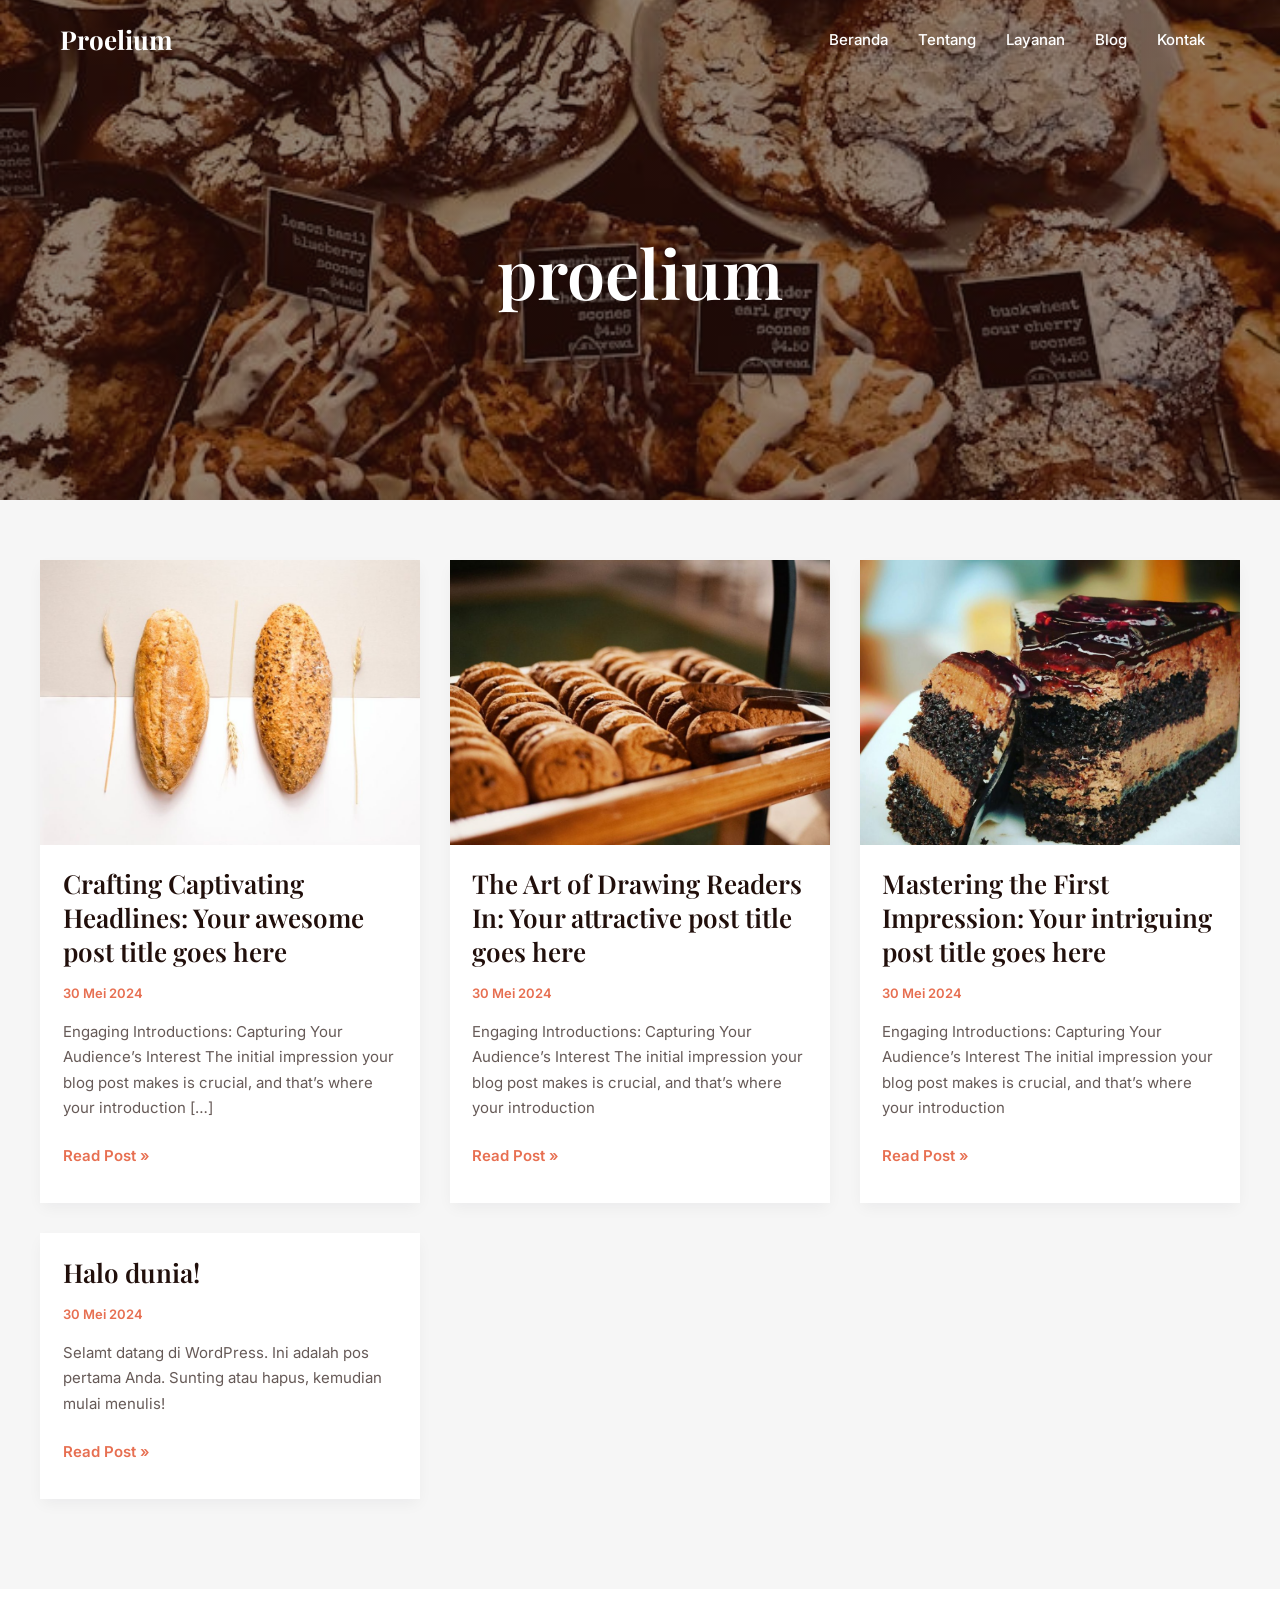
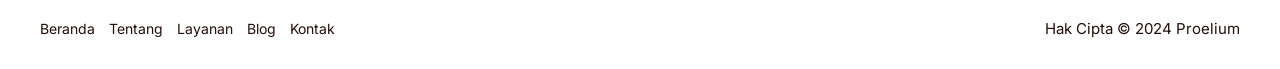
<file: author/proelium/index.html>
<!DOCTYPE html>
<html lang="id">
<head>
<meta charset="UTF-8">
<meta name="viewport" content="width=device-width, initial-scale=1">
	 <link rel="profile" href="https://gmpg.org/xfn/11"> 
	 <title>proelium &#8211; Proelium</title>
<meta name="robots" content="max-image-preview:large">
<link rel="dns-prefetch" href="//fonts.googleapis.com">
<link rel="alternate" type="application/rss+xml" title="Proelium &raquo; Feed" href="/feed/">
<link rel="alternate" type="application/rss+xml" title="Proelium &raquo; Umpan Komentar" href="/comments/feed/">
<link rel="alternate" type="application/rss+xml" title="Pos Proelium &raquo; oleh Umpan proelium" href="/author/proelium/feed/">
<script>
window._wpemojiSettings = {"baseUrl":"https:\/\/s.w.org\/images\/core\/emoji\/15.0.3\/72x72\/","ext":".png","svgUrl":"https:\/\/s.w.org\/images\/core\/emoji\/15.0.3\/svg\/","svgExt":".svg","source":{"concatemoji":"\/wp-includes\/js\/wp-emoji-release.min.js?ver=6.5.3"}};
/*! This file is auto-generated */
!function(i,n){var o,s,e;function c(e){try{var t={supportTests:e,timestamp:(new Date).valueOf()};sessionStorage.setItem(o,JSON.stringify(t))}catch(e){}}function p(e,t,n){e.clearRect(0,0,e.canvas.width,e.canvas.height),e.fillText(t,0,0);var t=new Uint32Array(e.getImageData(0,0,e.canvas.width,e.canvas.height).data),r=(e.clearRect(0,0,e.canvas.width,e.canvas.height),e.fillText(n,0,0),new Uint32Array(e.getImageData(0,0,e.canvas.width,e.canvas.height).data));return t.every(function(e,t){return e===r[t]})}function u(e,t,n){switch(t){case"flag":return n(e,"🏳️‍⚧️","🏳️​⚧️")?!1:!n(e,"🇺🇳","🇺​🇳")&&!n(e,"🏴󠁧󠁢󠁥󠁮󠁧󠁿","🏴​󠁧​󠁢​󠁥​󠁮​󠁧​󠁿");case"emoji":return!n(e,"🐦‍⬛","🐦​⬛")}return!1}function f(e,t,n){var r="undefined"!=typeof WorkerGlobalScope&&self instanceof WorkerGlobalScope?new OffscreenCanvas(300,150):i.createElement("canvas"),a=r.getContext("2d",{willReadFrequently:!0}),o=(a.textBaseline="top",a.font="600 32px Arial",{});return e.forEach(function(e){o[e]=t(a,e,n)}),o}function t(e){var t=i.createElement("script");t.src=e,t.defer=!0,i.head.appendChild(t)}"undefined"!=typeof Promise&&(o="wpEmojiSettingsSupports",s=["flag","emoji"],n.supports={everything:!0,everythingExceptFlag:!0},e=new Promise(function(e){i.addEventListener("DOMContentLoaded",e,{once:!0})}),new Promise(function(t){var n=function(){try{var e=JSON.parse(sessionStorage.getItem(o));if("object"==typeof e&&"number"==typeof e.timestamp&&(new Date).valueOf()<e.timestamp+604800&&"object"==typeof e.supportTests)return e.supportTests}catch(e){}return null}();if(!n){if("undefined"!=typeof Worker&&"undefined"!=typeof OffscreenCanvas&&"undefined"!=typeof URL&&URL.createObjectURL&&"undefined"!=typeof Blob)try{var e="postMessage("+f.toString()+"("+[JSON.stringify(s),u.toString(),p.toString()].join(",")+"));",r=new Blob([e],{type:"text/javascript"}),a=new Worker(URL.createObjectURL(r),{name:"wpTestEmojiSupports"});return void(a.onmessage=function(e){c(n=e.data),a.terminate(),t(n)})}catch(e){}c(n=f(s,u,p))}t(n)}).then(function(e){for(var t in e)n.supports[t]=e[t],n.supports.everything=n.supports.everything&&n.supports[t],"flag"!==t&&(n.supports.everythingExceptFlag=n.supports.everythingExceptFlag&&n.supports[t]);n.supports.everythingExceptFlag=n.supports.everythingExceptFlag&&!n.supports.flag,n.DOMReady=!1,n.readyCallback=function(){n.DOMReady=!0}}).then(function(){return e}).then(function(){var e;n.supports.everything||(n.readyCallback(),(e=n.source||{}).concatemoji?t(e.concatemoji):e.wpemoji&&e.twemoji&&(t(e.twemoji),t(e.wpemoji)))}))}((window,document),window._wpemojiSettings);
</script>
<link rel="stylesheet" id="astra-theme-css-css" href="/wp-content/themes/astra/assets/css/minified/main.min.css?ver=4.6.16" media="all">
<style id="astra-theme-css-inline-css">:root{--ast-post-nav-space:0;--ast-container-default-xlg-padding:2.5em;--ast-container-default-lg-padding:2.5em;--ast-container-default-slg-padding:2em;--ast-container-default-md-padding:2.5em;--ast-container-default-sm-padding:2.5em;--ast-container-default-xs-padding:2.4em;--ast-container-default-xxs-padding:1.8em;--ast-code-block-background:#ECEFF3;--ast-comment-inputs-background:#F9FAFB;--ast-normal-container-width:1200px;--ast-narrow-container-width:750px;--ast-blog-title-font-weight:600;--ast-blog-meta-weight:600;}html{font-size:93.75%;}a{color:var(--ast-global-color-0);}a:hover,a:focus{color:var(--ast-global-color-1);}body,button,input,select,textarea,.ast-button,.ast-custom-button{font-family:'Inter',sans-serif;font-weight:inherit;font-size:15px;font-size:1rem;line-height:var(--ast-body-line-height,1.7em);}blockquote{color:var(--ast-global-color-3);}h1,.entry-content h1,h2,.entry-content h2,h3,.entry-content h3,h4,.entry-content h4,h5,.entry-content h5,h6,.entry-content h6,.site-title,.site-title a{font-family:'Playfair Display',serif;font-weight:700;}.ast-site-identity .site-title a{color:var(--ast-global-color-2);}.site-title{font-size:26px;font-size:1.7333333333333rem;display:block;}.site-header .site-description{font-size:15px;font-size:1rem;display:none;}.entry-title{font-size:26px;font-size:1.7333333333333rem;}.ast-blog-single-element.ast-taxonomy-container a{font-size:14px;font-size:0.93333333333333rem;}.ast-blog-meta-container{font-size:13px;font-size:0.86666666666667rem;}.archive .ast-article-post .ast-article-inner,.blog .ast-article-post .ast-article-inner,.archive .ast-article-post .ast-article-inner:hover,.blog .ast-article-post .ast-article-inner:hover{overflow:hidden;}h1,.entry-content h1{font-size:60px;font-size:4rem;font-weight:700;font-family:'Playfair Display',serif;line-height:1.15em;}h2,.entry-content h2{font-size:40px;font-size:2.6666666666667rem;font-weight:700;font-family:'Playfair Display',serif;line-height:1.16em;}h3,.entry-content h3{font-size:26px;font-size:1.7333333333333rem;font-weight:700;font-family:'Playfair Display',serif;line-height:1.2em;}h4,.entry-content h4{font-size:24px;font-size:1.6rem;line-height:1.3em;font-weight:700;font-family:'Playfair Display',serif;}h5,.entry-content h5{font-size:18px;font-size:1.2rem;line-height:1.36em;font-weight:700;font-family:'Playfair Display',serif;}h6,.entry-content h6{font-size:14px;font-size:0.93333333333333rem;line-height:1em;font-weight:500;font-family:'Montserrat',sans-serif;letter-spacing:2px;}::selection{background-color:var(--ast-global-color-0);color:#000000;}body,h1,.entry-title a,.entry-content h1,h2,.entry-content h2,h3,.entry-content h3,h4,.entry-content h4,h5,.entry-content h5,h6,.entry-content h6{color:var(--ast-global-color-3);}.tagcloud a:hover,.tagcloud a:focus,.tagcloud a.current-item{color:#000000;border-color:var(--ast-global-color-0);background-color:var(--ast-global-color-0);}input:focus,input[type="text"]:focus,input[type="email"]:focus,input[type="url"]:focus,input[type="password"]:focus,input[type="reset"]:focus,input[type="search"]:focus,textarea:focus{border-color:var(--ast-global-color-0);}input[type="radio"]:checked,input[type=reset],input[type="checkbox"]:checked,input[type="checkbox"]:hover:checked,input[type="checkbox"]:focus:checked,input[type=range]::-webkit-slider-thumb{border-color:var(--ast-global-color-0);background-color:var(--ast-global-color-0);box-shadow:none;}.site-footer a:hover + .post-count,.site-footer a:focus + .post-count{background:var(--ast-global-color-0);border-color:var(--ast-global-color-0);}.single .nav-links .nav-previous,.single .nav-links .nav-next{color:var(--ast-global-color-0);}.entry-meta,.entry-meta *{line-height:1.45;color:var(--ast-global-color-0);font-weight:600;}.entry-meta a:not(.ast-button):hover,.entry-meta a:not(.ast-button):hover *,.entry-meta a:not(.ast-button):focus,.entry-meta a:not(.ast-button):focus *,.page-links > .page-link,.page-links .page-link:hover,.post-navigation a:hover{color:var(--ast-global-color-1);}#cat option,.secondary .calendar_wrap thead a,.secondary .calendar_wrap thead a:visited{color:var(--ast-global-color-0);}.secondary .calendar_wrap #today,.ast-progress-val span{background:var(--ast-global-color-0);}.secondary a:hover + .post-count,.secondary a:focus + .post-count{background:var(--ast-global-color-0);border-color:var(--ast-global-color-0);}.calendar_wrap #today > a{color:#000000;}.page-links .page-link,.single .post-navigation a{color:var(--ast-global-color-3);}.ast-search-menu-icon .search-form button.search-submit{padding:0 4px;}.ast-search-menu-icon form.search-form{padding-right:0;}.ast-search-menu-icon.slide-search input.search-field{width:0;}.ast-header-search .ast-search-menu-icon.ast-dropdown-active .search-form,.ast-header-search .ast-search-menu-icon.ast-dropdown-active .search-field:focus{transition:all 0.2s;}.search-form input.search-field:focus{outline:none;}.ast-search-menu-icon .search-form button.search-submit:focus,.ast-theme-transparent-header .ast-header-search .ast-dropdown-active .ast-icon,.ast-theme-transparent-header .ast-inline-search .search-field:focus .ast-icon{color:var(--ast-global-color-1);}.ast-header-search .slide-search .search-form{border:2px solid var(--ast-global-color-0);}.ast-header-search .slide-search .search-field{background-color:#fff;}.ast-archive-title{color:var(--ast-global-color-2);}.widget-title,.widget .wp-block-heading{font-size:21px;font-size:1.4rem;color:var(--ast-global-color-2);}.ast-single-post .entry-content a,.ast-comment-content a:not(.ast-comment-edit-reply-wrap a){text-decoration:underline;}.ast-single-post .elementor-button-wrapper .elementor-button,.ast-single-post .entry-content .uagb-tab a,.ast-single-post .entry-content .uagb-ifb-cta a,.ast-single-post .entry-content .uabb-module-content a,.ast-single-post .entry-content .uagb-post-grid a,.ast-single-post .entry-content .uagb-timeline a,.ast-single-post .entry-content .uagb-toc__wrap a,.ast-single-post .entry-content .uagb-taxomony-box a,.ast-single-post .entry-content .woocommerce a,.entry-content .wp-block-latest-posts > li > a,.ast-single-post .entry-content .wp-block-file__button,li.ast-post-filter-single,.ast-single-post .ast-comment-content .comment-reply-link,.ast-single-post .ast-comment-content .comment-edit-link{text-decoration:none;}.ast-search-menu-icon.slide-search a:focus-visible:focus-visible,.astra-search-icon:focus-visible,#close:focus-visible,a:focus-visible,.ast-menu-toggle:focus-visible,.site .skip-link:focus-visible,.wp-block-loginout input:focus-visible,.wp-block-search.wp-block-search__button-inside .wp-block-search__inside-wrapper,.ast-header-navigation-arrow:focus-visible,.woocommerce .wc-proceed-to-checkout > .checkout-button:focus-visible,.woocommerce .woocommerce-MyAccount-navigation ul li a:focus-visible,.ast-orders-table__row .ast-orders-table__cell:focus-visible,.woocommerce .woocommerce-order-details .order-again > .button:focus-visible,.woocommerce .woocommerce-message a.button.wc-forward:focus-visible,.woocommerce #minus_qty:focus-visible,.woocommerce #plus_qty:focus-visible,a#ast-apply-coupon:focus-visible,.woocommerce .woocommerce-info a:focus-visible,.woocommerce .astra-shop-summary-wrap a:focus-visible,.woocommerce a.wc-forward:focus-visible,#ast-apply-coupon:focus-visible,.woocommerce-js .woocommerce-mini-cart-item a.remove:focus-visible,#close:focus-visible,.button.search-submit:focus-visible,#search_submit:focus,.normal-search:focus-visible,.ast-header-account-wrap:focus-visible{outline-style:dotted;outline-color:inherit;outline-width:thin;}input:focus,input[type="text"]:focus,input[type="email"]:focus,input[type="url"]:focus,input[type="password"]:focus,input[type="reset"]:focus,input[type="search"]:focus,input[type="number"]:focus,textarea:focus,.wp-block-search__input:focus,[data-section="section-header-mobile-trigger"] .ast-button-wrap .ast-mobile-menu-trigger-minimal:focus,.ast-mobile-popup-drawer.active .menu-toggle-close:focus,.woocommerce-ordering select.orderby:focus,#ast-scroll-top:focus,#coupon_code:focus,.woocommerce-page #comment:focus,.woocommerce #reviews #respond input#submit:focus,.woocommerce a.add_to_cart_button:focus,.woocommerce .button.single_add_to_cart_button:focus,.woocommerce .woocommerce-cart-form button:focus,.woocommerce .woocommerce-cart-form__cart-item .quantity .qty:focus,.woocommerce .woocommerce-billing-fields .woocommerce-billing-fields__field-wrapper .woocommerce-input-wrapper > .input-text:focus,.woocommerce #order_comments:focus,.woocommerce #place_order:focus,.woocommerce .woocommerce-address-fields .woocommerce-address-fields__field-wrapper .woocommerce-input-wrapper > .input-text:focus,.woocommerce .woocommerce-MyAccount-content form button:focus,.woocommerce .woocommerce-MyAccount-content .woocommerce-EditAccountForm .woocommerce-form-row .woocommerce-Input.input-text:focus,.woocommerce .ast-woocommerce-container .woocommerce-pagination ul.page-numbers li a:focus,body #content .woocommerce form .form-row .select2-container--default .select2-selection--single:focus,#ast-coupon-code:focus,.woocommerce.woocommerce-js .quantity input[type=number]:focus,.woocommerce-js .woocommerce-mini-cart-item .quantity input[type=number]:focus,.woocommerce p#ast-coupon-trigger:focus{border-style:dotted;border-color:inherit;border-width:thin;}input{outline:none;}.ast-logo-title-inline .site-logo-img{padding-right:1em;}body .ast-oembed-container *{position:absolute;top:0;width:100%;height:100%;left:0;}body .wp-block-embed-pocket-casts .ast-oembed-container *{position:unset;}.ast-single-post-featured-section + article {margin-top: 2em;}.site-content .ast-single-post-featured-section img {width: 100%;overflow: hidden;object-fit: cover;}.site > .ast-single-related-posts-container {margin-top: 0;}@media (min-width: 922px) {.ast-desktop .ast-container--narrow {max-width: var(--ast-narrow-container-width);margin: 0 auto;}}input[type="text"],input[type="number"],input[type="email"],input[type="url"],input[type="password"],input[type="search"],input[type=reset],input[type=tel],input[type=date],select,textarea{font-size:16px;font-style:normal;font-weight:400;line-height:24px;width:100%;padding:12px 16px;border-radius:4px;box-shadow:0px 1px 2px 0px rgba(0,0,0,0.05);color:var(--ast-form-input-text,#475569);}input[type="text"],input[type="number"],input[type="email"],input[type="url"],input[type="password"],input[type="search"],input[type=reset],input[type=tel],input[type=date],select{height:40px;}input[type="date"]{border-width:1px;border-style:solid;border-color:var(--ast-border-color);}input[type="text"]:focus,input[type="number"]:focus,input[type="email"]:focus,input[type="url"]:focus,input[type="password"]:focus,input[type="search"]:focus,input[type=reset]:focus,input[type="tel"]:focus,input[type="date"]:focus,select:focus,textarea:focus{border-color:#046BD2;box-shadow:none;outline:none;color:var(--ast-form-input-focus-text,#475569);}label,legend{color:#111827;font-size:14px;font-style:normal;font-weight:500;line-height:20px;}select{padding:6px 10px;}fieldset{padding:30px;border-radius:4px;}button,.ast-button,.button,input[type="button"],input[type="reset"],input[type="submit"]{border-radius:4px;box-shadow:0px 1px 2px 0px rgba(0,0,0,0.05);}:root{--ast-comment-inputs-background:#FFF;}::placeholder{color:var(--ast-form-field-color,#9CA3AF);}::-ms-input-placeholder{color:var(--ast-form-field-color,#9CA3AF);}@media (max-width:921.9px){#ast-desktop-header{display:none;}}@media (min-width:922px){#ast-mobile-header{display:none;}}.wp-block-buttons.aligncenter{justify-content:center;}@media (max-width:921px){.ast-separate-container #primary,.ast-narrow-container #primary{padding-top:0px;}}@media (max-width:544px){.ast-separate-container #primary,.ast-narrow-container #primary{padding-top:0px;}}@media (max-width:921px){.ast-separate-container #primary,.ast-narrow-container #primary{padding-bottom:0px;}}@media (max-width:544px){.ast-separate-container #primary,.ast-narrow-container #primary{padding-bottom:0px;}}.wp-block-button.is-style-outline .wp-block-button__link{border-color:var(--ast-global-color-0);border-top-width:2px;border-right-width:2px;border-bottom-width:2px;border-left-width:2px;}div.wp-block-button.is-style-outline > .wp-block-button__link:not(.has-text-color),div.wp-block-button.wp-block-button__link.is-style-outline:not(.has-text-color){color:var(--ast-global-color-0);}.wp-block-button.is-style-outline .wp-block-button__link:hover,.wp-block-buttons .wp-block-button.is-style-outline .wp-block-button__link:focus,.wp-block-buttons .wp-block-button.is-style-outline > .wp-block-button__link:not(.has-text-color):hover,.wp-block-buttons .wp-block-button.wp-block-button__link.is-style-outline:not(.has-text-color):hover{color:#ffffff;background-color:var(--ast-global-color-1);border-color:var(--ast-global-color-1);}.post-page-numbers.current .page-link,.ast-pagination .page-numbers.current{color:#000000;border-color:var(--ast-global-color-0);background-color:var(--ast-global-color-0);}.wp-block-button.is-style-outline .wp-block-button__link{border-top-width:2px;border-right-width:2px;border-bottom-width:2px;border-left-width:2px;}.wp-block-buttons .wp-block-button.is-style-outline .wp-block-button__link.wp-element-button,.ast-outline-button,.wp-block-uagb-buttons-child .uagb-buttons-repeater.ast-outline-button{border-color:var(--ast-global-color-0);border-top-width:2px;border-right-width:2px;border-bottom-width:2px;border-left-width:2px;font-family:'Montserrat',sans-serif;font-weight:500;font-size:14px;font-size:0.93333333333333rem;line-height:1em;text-transform:uppercase;letter-spacing:2px;padding-top:16px;padding-right:28px;padding-bottom:16px;padding-left:28px;border-top-left-radius:6px;border-top-right-radius:6px;border-bottom-right-radius:6px;border-bottom-left-radius:6px;}.wp-block-buttons .wp-block-button.is-style-outline > .wp-block-button__link:not(.has-text-color),.wp-block-buttons .wp-block-button.wp-block-button__link.is-style-outline:not(.has-text-color),.ast-outline-button{color:var(--ast-global-color-0);}.wp-block-button.is-style-outline .wp-block-button__link:hover,.wp-block-buttons .wp-block-button.is-style-outline .wp-block-button__link:focus,.wp-block-buttons .wp-block-button.is-style-outline > .wp-block-button__link:not(.has-text-color):hover,.wp-block-buttons .wp-block-button.wp-block-button__link.is-style-outline:not(.has-text-color):hover,.ast-outline-button:hover,.ast-outline-button:focus,.wp-block-uagb-buttons-child .uagb-buttons-repeater.ast-outline-button:hover,.wp-block-uagb-buttons-child .uagb-buttons-repeater.ast-outline-button:focus{color:#ffffff;background-color:var(--ast-global-color-1);border-color:var(--ast-global-color-1);}.ast-single-post .entry-content a.ast-outline-button,.ast-single-post .entry-content .is-style-outline>.wp-block-button__link{text-decoration:none;}.uagb-buttons-repeater.ast-outline-button{border-radius:9999px;}@media (max-width:921px){.wp-block-buttons .wp-block-button.is-style-outline .wp-block-button__link.wp-element-button,.ast-outline-button,.wp-block-uagb-buttons-child .uagb-buttons-repeater.ast-outline-button{font-size:14px;font-size:0.93333333333333rem;padding-top:14px;padding-right:24px;padding-bottom:14px;padding-left:24px;border-top-left-radius:6px;border-top-right-radius:6px;border-bottom-right-radius:6px;border-bottom-left-radius:6px;}}@media (max-width:544px){.wp-block-buttons .wp-block-button.is-style-outline .wp-block-button__link.wp-element-button,.ast-outline-button,.wp-block-uagb-buttons-child .uagb-buttons-repeater.ast-outline-button{font-size:14px;font-size:0.93333333333333rem;padding-top:14px;padding-right:22px;padding-bottom:14px;padding-left:22px;border-top-left-radius:6px;border-top-right-radius:6px;border-bottom-right-radius:6px;border-bottom-left-radius:6px;}}.entry-content[ast-blocks-layout] > figure{margin-bottom:1em;}h1.widget-title{font-weight:700;}h2.widget-title{font-weight:700;}h3.widget-title{font-weight:700;}#page{display:flex;flex-direction:column;min-height:100vh;}.ast-404-layout-1 h1.page-title{color:var(--ast-global-color-2);}.single .post-navigation a{line-height:1em;height:inherit;}.error-404 .page-sub-title{font-size:1.5rem;font-weight:inherit;}.search .site-content .content-area .search-form{margin-bottom:0;}#page .site-content{flex-grow:1;}.widget{margin-bottom:1.25em;}#secondary li{line-height:1.5em;}#secondary .wp-block-group h2{margin-bottom:0.7em;}#secondary h2{font-size:1.7rem;}.ast-separate-container .ast-article-post,.ast-separate-container .ast-article-single,.ast-separate-container .comment-respond{padding:3em;}.ast-separate-container .ast-article-single .ast-article-single{padding:0;}.ast-article-single .wp-block-post-template-is-layout-grid{padding-left:0;}.ast-separate-container .comments-title,.ast-narrow-container .comments-title{padding:1.5em 2em;}.ast-page-builder-template .comment-form-textarea,.ast-comment-formwrap .ast-grid-common-col{padding:0;}.ast-comment-formwrap{padding:0;display:inline-flex;column-gap:20px;width:100%;margin-left:0;margin-right:0;}.comments-area textarea#comment:focus,.comments-area textarea#comment:active,.comments-area .ast-comment-formwrap input[type="text"]:focus,.comments-area .ast-comment-formwrap input[type="text"]:active {box-shadow:none;outline:none;}.archive.ast-page-builder-template .entry-header{margin-top:2em;}.ast-page-builder-template .ast-comment-formwrap{width:100%;}.entry-title{margin-bottom:0.6em;}.ast-archive-description p{font-size:inherit;font-weight:inherit;line-height:inherit;}.ast-separate-container .ast-comment-list li.depth-1,.hentry{margin-bottom:1.5em;}.site-content section.ast-archive-description{margin-bottom:2em;}@media (min-width:921px){.ast-left-sidebar.ast-page-builder-template #secondary,.archive.ast-right-sidebar.ast-page-builder-template .site-main{padding-left:20px;padding-right:20px;}}@media (max-width:544px){.ast-comment-formwrap.ast-row{column-gap:10px;display:inline-block;}#ast-commentform .ast-grid-common-col{position:relative;width:100%;}}@media (min-width:1201px){.ast-separate-container .ast-article-post,.ast-separate-container .ast-article-single,.ast-separate-container .ast-author-box,.ast-separate-container .ast-404-layout-1,.ast-separate-container .no-results{padding:3em;}}.ast-author-box img.avatar{margin:0;}@media (min-width:921px){.ast-author-box img.avatar{width:100px;height:100px;}.ast-author-box{column-gap:50px;}}@media (max-width:921px){.ast-author-avatar{margin-top:20px;}}@media (min-width:922px){.ast-author-box{align-items:center;}}@media (max-width:921px){.ast-separate-container #primary,.ast-separate-container #secondary{padding:1.5em 0;}#primary,#secondary{padding:1.5em 0;margin:0;}.ast-left-sidebar #content > .ast-container{display:flex;flex-direction:column-reverse;width:100%;}}@media (min-width:922px){.ast-separate-container.ast-right-sidebar #primary,.ast-separate-container.ast-left-sidebar #primary{border:0;}.search-no-results.ast-separate-container #primary{margin-bottom:4em;}.ast-author-box{-js-display:flex;display:flex;}.ast-author-bio{flex:1;}}.wp-block-button .wp-block-button__link{color:#ffffff;}.wp-block-button .wp-block-button__link:hover,.wp-block-button .wp-block-button__link:focus{color:#ffffff;background-color:var(--ast-global-color-1);border-color:var(--ast-global-color-1);}.elementor-widget-heading h1.elementor-heading-title{line-height:1.15em;}.elementor-widget-heading h2.elementor-heading-title{line-height:1.16em;}.elementor-widget-heading h3.elementor-heading-title{line-height:1.2em;}.elementor-widget-heading h4.elementor-heading-title{line-height:1.3em;}.elementor-widget-heading h5.elementor-heading-title{line-height:1.36em;}.elementor-widget-heading h6.elementor-heading-title{line-height:1em;}.wp-block-button .wp-block-button__link,.wp-block-search .wp-block-search__button,body .wp-block-file .wp-block-file__button{border-style:solid;border-top-width:2px;border-right-width:2px;border-left-width:2px;border-bottom-width:2px;border-color:var(--ast-global-color-0);background-color:var(--ast-global-color-0);color:#ffffff;font-family:'Inter',sans-serif;font-weight:500;line-height:1em;text-transform:uppercase;letter-spacing:1px;font-size:14px;font-size:0.93333333333333rem;border-top-left-radius:6px;border-top-right-radius:6px;border-bottom-right-radius:6px;border-bottom-left-radius:6px;padding-top:16px;padding-right:28px;padding-bottom:16px;padding-left:28px;}.ast-single-post .entry-content .wp-block-button .wp-block-button__link,.ast-single-post .entry-content .wp-block-search .wp-block-search__button,body .entry-content .wp-block-file .wp-block-file__button{text-decoration:none;}@media (max-width:921px){.wp-block-button .wp-block-button__link,.wp-block-search .wp-block-search__button,body .wp-block-file .wp-block-file__button{font-size:14px;font-size:0.93333333333333rem;padding-top:14px;padding-right:24px;padding-bottom:14px;padding-left:24px;border-top-left-radius:6px;border-top-right-radius:6px;border-bottom-right-radius:6px;border-bottom-left-radius:6px;}}@media (max-width:544px){.wp-block-button .wp-block-button__link,.wp-block-search .wp-block-search__button,body .wp-block-file .wp-block-file__button{font-size:14px;font-size:0.93333333333333rem;padding-top:14px;padding-right:22px;padding-bottom:14px;padding-left:22px;border-top-left-radius:6px;border-top-right-radius:6px;border-bottom-right-radius:6px;border-bottom-left-radius:6px;}}.menu-toggle,button,.ast-button,.ast-custom-button,.button,input#submit,input[type="button"],input[type="submit"],input[type="reset"],#comments .submit,.search .search-submit,form[CLASS*="wp-block-search__"].wp-block-search .wp-block-search__inside-wrapper .wp-block-search__button,body .wp-block-file .wp-block-file__button,.search .search-submit,.woocommerce-js a.button,.woocommerce button.button,.woocommerce .woocommerce-message a.button,.woocommerce #respond input#submit.alt,.woocommerce input.button.alt,.woocommerce input.button,.woocommerce input.button:disabled,.woocommerce input.button:disabled[disabled],.woocommerce input.button:disabled:hover,.woocommerce input.button:disabled[disabled]:hover,.woocommerce #respond input#submit,.woocommerce button.button.alt.disabled,.wc-block-grid__products .wc-block-grid__product .wp-block-button__link,.wc-block-grid__product-onsale,[CLASS*="wc-block"] button,.woocommerce-js .astra-cart-drawer .astra-cart-drawer-content .woocommerce-mini-cart__buttons .button:not(.checkout):not(.ast-continue-shopping),.woocommerce-js .astra-cart-drawer .astra-cart-drawer-content .woocommerce-mini-cart__buttons a.checkout,.woocommerce button.button.alt.disabled.wc-variation-selection-needed,[CLASS*="wc-block"] .wc-block-components-button{border-style:solid;border-top-width:2px;border-right-width:2px;border-left-width:2px;border-bottom-width:2px;color:#ffffff;border-color:var(--ast-global-color-0);background-color:var(--ast-global-color-0);padding-top:16px;padding-right:28px;padding-bottom:16px;padding-left:28px;font-family:'Inter',sans-serif;font-weight:500;font-size:14px;font-size:0.93333333333333rem;line-height:1em;text-transform:uppercase;letter-spacing:1px;border-top-left-radius:6px;border-top-right-radius:6px;border-bottom-right-radius:6px;border-bottom-left-radius:6px;}button:focus,.menu-toggle:hover,button:hover,.ast-button:hover,.ast-custom-button:hover .button:hover,.ast-custom-button:hover ,input[type=reset]:hover,input[type=reset]:focus,input#submit:hover,input#submit:focus,input[type="button"]:hover,input[type="button"]:focus,input[type="submit"]:hover,input[type="submit"]:focus,form[CLASS*="wp-block-search__"].wp-block-search .wp-block-search__inside-wrapper .wp-block-search__button:hover,form[CLASS*="wp-block-search__"].wp-block-search .wp-block-search__inside-wrapper .wp-block-search__button:focus,body .wp-block-file .wp-block-file__button:hover,body .wp-block-file .wp-block-file__button:focus,.woocommerce-js a.button:hover,.woocommerce button.button:hover,.woocommerce .woocommerce-message a.button:hover,.woocommerce #respond input#submit:hover,.woocommerce #respond input#submit.alt:hover,.woocommerce input.button.alt:hover,.woocommerce input.button:hover,.woocommerce button.button.alt.disabled:hover,.wc-block-grid__products .wc-block-grid__product .wp-block-button__link:hover,[CLASS*="wc-block"] button:hover,.woocommerce-js .astra-cart-drawer .astra-cart-drawer-content .woocommerce-mini-cart__buttons .button:not(.checkout):not(.ast-continue-shopping):hover,.woocommerce-js .astra-cart-drawer .astra-cart-drawer-content .woocommerce-mini-cart__buttons a.checkout:hover,.woocommerce button.button.alt.disabled.wc-variation-selection-needed:hover,[CLASS*="wc-block"] .wc-block-components-button:hover,[CLASS*="wc-block"] .wc-block-components-button:focus{color:#ffffff;background-color:var(--ast-global-color-1);border-color:var(--ast-global-color-1);}form[CLASS*="wp-block-search__"].wp-block-search .wp-block-search__inside-wrapper .wp-block-search__button.has-icon{padding-top:calc(16px - 3px);padding-right:calc(28px - 3px);padding-bottom:calc(16px - 3px);padding-left:calc(28px - 3px);}@media (max-width:921px){.menu-toggle,button,.ast-button,.ast-custom-button,.button,input#submit,input[type="button"],input[type="submit"],input[type="reset"],#comments .submit,.search .search-submit,form[CLASS*="wp-block-search__"].wp-block-search .wp-block-search__inside-wrapper .wp-block-search__button,body .wp-block-file .wp-block-file__button,.search .search-submit,.woocommerce-js a.button,.woocommerce button.button,.woocommerce .woocommerce-message a.button,.woocommerce #respond input#submit.alt,.woocommerce input.button.alt,.woocommerce input.button,.woocommerce input.button:disabled,.woocommerce input.button:disabled[disabled],.woocommerce input.button:disabled:hover,.woocommerce input.button:disabled[disabled]:hover,.woocommerce #respond input#submit,.woocommerce button.button.alt.disabled,.wc-block-grid__products .wc-block-grid__product .wp-block-button__link,.wc-block-grid__product-onsale,[CLASS*="wc-block"] button,.woocommerce-js .astra-cart-drawer .astra-cart-drawer-content .woocommerce-mini-cart__buttons .button:not(.checkout):not(.ast-continue-shopping),.woocommerce-js .astra-cart-drawer .astra-cart-drawer-content .woocommerce-mini-cart__buttons a.checkout,.woocommerce button.button.alt.disabled.wc-variation-selection-needed,[CLASS*="wc-block"] .wc-block-components-button{padding-top:14px;padding-right:24px;padding-bottom:14px;padding-left:24px;font-size:14px;font-size:0.93333333333333rem;border-top-left-radius:6px;border-top-right-radius:6px;border-bottom-right-radius:6px;border-bottom-left-radius:6px;}}@media (max-width:544px){.menu-toggle,button,.ast-button,.ast-custom-button,.button,input#submit,input[type="button"],input[type="submit"],input[type="reset"],#comments .submit,.search .search-submit,form[CLASS*="wp-block-search__"].wp-block-search .wp-block-search__inside-wrapper .wp-block-search__button,body .wp-block-file .wp-block-file__button,.search .search-submit,.woocommerce-js a.button,.woocommerce button.button,.woocommerce .woocommerce-message a.button,.woocommerce #respond input#submit.alt,.woocommerce input.button.alt,.woocommerce input.button,.woocommerce input.button:disabled,.woocommerce input.button:disabled[disabled],.woocommerce input.button:disabled:hover,.woocommerce input.button:disabled[disabled]:hover,.woocommerce #respond input#submit,.woocommerce button.button.alt.disabled,.wc-block-grid__products .wc-block-grid__product .wp-block-button__link,.wc-block-grid__product-onsale,[CLASS*="wc-block"] button,.woocommerce-js .astra-cart-drawer .astra-cart-drawer-content .woocommerce-mini-cart__buttons .button:not(.checkout):not(.ast-continue-shopping),.woocommerce-js .astra-cart-drawer .astra-cart-drawer-content .woocommerce-mini-cart__buttons a.checkout,.woocommerce button.button.alt.disabled.wc-variation-selection-needed,[CLASS*="wc-block"] .wc-block-components-button{padding-top:14px;padding-right:22px;padding-bottom:14px;padding-left:22px;font-size:14px;font-size:0.93333333333333rem;border-top-left-radius:6px;border-top-right-radius:6px;border-bottom-right-radius:6px;border-bottom-left-radius:6px;}}@media (max-width:921px){.menu-toggle,button,.ast-button,.button,input#submit,input[type="button"],input[type="submit"],input[type="reset"]{font-size:14px;font-size:0.93333333333333rem;}.ast-mobile-header-stack .main-header-bar .ast-search-menu-icon{display:inline-block;}.ast-header-break-point.ast-header-custom-item-outside .ast-mobile-header-stack .main-header-bar .ast-search-icon{margin:0;}.ast-comment-avatar-wrap img{max-width:2.5em;}.ast-comment-meta{padding:0 1.8888em 1.3333em;}}@media (min-width:544px){.ast-container{max-width:100%;}}@media (max-width:544px){.ast-separate-container .ast-article-post,.ast-separate-container .ast-article-single,.ast-separate-container .comments-title,.ast-separate-container .ast-archive-description{padding:1.5em 1em;}.ast-separate-container #content .ast-container{padding-left:0.54em;padding-right:0.54em;}.ast-separate-container .ast-comment-list .bypostauthor{padding:.5em;}.ast-search-menu-icon.ast-dropdown-active .search-field{width:170px;}.menu-toggle,button,.ast-button,.button,input#submit,input[type="button"],input[type="submit"],input[type="reset"]{font-size:14px;font-size:0.93333333333333rem;}}.ast-separate-container{background-color:var(--ast-global-color-4);;background-image:none;;}@media (max-width:921px){.widget-title{font-size:20px;font-size:1.4285714285714rem;}body,button,input,select,textarea,.ast-button,.ast-custom-button{font-size:14px;font-size:0.93333333333333rem;}#secondary,#secondary button,#secondary input,#secondary select,#secondary textarea{font-size:14px;font-size:0.93333333333333rem;}.site-title{font-size:20px;font-size:1.3333333333333rem;display:block;}.site-header .site-description{display:none;}.entry-title{font-size:24px;font-size:1.6rem;}h1,.entry-content h1{font-size:48px;}h2,.entry-content h2{font-size:30px;}h3,.entry-content h3{font-size:24px;}h4,.entry-content h4{font-size:20px;font-size:1.3333333333333rem;}h5,.entry-content h5{font-size:16px;font-size:1.0666666666667rem;}h6,.entry-content h6{font-size:14px;font-size:0.93333333333333rem;}}@media (max-width:544px){.widget-title{font-size:20px;font-size:1.4285714285714rem;}body,button,input,select,textarea,.ast-button,.ast-custom-button{font-size:14px;font-size:0.93333333333333rem;}#secondary,#secondary button,#secondary input,#secondary select,#secondary textarea{font-size:14px;font-size:0.93333333333333rem;}.site-title{font-size:18px;font-size:1.2rem;display:block;}.site-header .site-description{display:none;}.entry-title{font-size:24px;font-size:1.6rem;}h1,.entry-content h1{font-size:38px;}h2,.entry-content h2{font-size:30px;}h3,.entry-content h3{font-size:24px;}h4,.entry-content h4{font-size:20px;font-size:1.3333333333333rem;}h5,.entry-content h5{font-size:16px;font-size:1.0666666666667rem;}h6,.entry-content h6{font-size:14px;font-size:0.93333333333333rem;}}@media (max-width:544px){html{font-size:93.75%;}}@media (min-width:922px){.ast-container{max-width:1240px;}}@media (min-width:922px){.site-content .ast-container{display:flex;}}@media (max-width:921px){.site-content .ast-container{flex-direction:column;}}.ast-blog-layout-4-grid .ast-article-post{width:33.33%;margin-bottom:2em;border-bottom:0;background-color:transparent;}.ast-blog-layout-4-grid .ast-article-inner .wp-post-image{width:100%;}.ast-article-inner{padding:1.5em;}.ast-blog-layout-4-grid .ast-row{display:flex;flex-wrap:wrap;flex-flow:row wrap;align-items:stretch;}.ast-separate-container .ast-blog-layout-4-grid .ast-article-post{padding:0 1em 0;}.ast-separate-container.ast-desktop .ast-blog-layout-4-grid .ast-row{margin-left:-1em;margin-right:-1em;}.ast-blog-layout-4-grid .ast-article-inner{box-shadow:0px 6px 15px -2px rgba(16,24,40,0.05);}.ast-separate-container .ast-blog-layout-4-grid .ast-article-inner,.ast-plain-container .ast-blog-layout-4-grid .ast-article-inner{height:100%;}.ast-row .blog-layout-4 .post-content,.blog-layout-4 .post-thumb{padding-left:0;padding-right:0;}.ast-article-post.remove-featured-img-padding .blog-layout-4 .post-content .ast-blog-featured-section:first-child .post-thumb-img-content{margin-top:-1.5em;}.ast-article-post.remove-featured-img-padding .blog-layout-4 .post-content .ast-blog-featured-section .post-thumb-img-content{margin-left:-1.5em;margin-right:-1.5em;}@media (max-width:921px){.ast-blog-layout-4-grid .ast-article-post{width:100%;}}.ast-blog-layout-6-grid .ast-blog-featured-section:before {content: "";}.ast-article-post .post-thumb-img-content img{aspect-ratio:4/3;width:100%;}.ast-article-post .post-thumb-img-content img{object-fit:cover;}.ast-article-post .post-thumb-img-content{overflow:hidden;}.ast-article-post .post-thumb-img-content img{transform:scale(1);transition:transform .5s ease;}.ast-article-post:hover .post-thumb-img-content img{transform:scale(1.1);}.cat-links.badge a,.tags-links.badge a {padding: 4px 8px;border-radius: 3px;font-weight: 400;}.cat-links.underline a,.tags-links.underline a{text-decoration: underline;}@media (min-width:922px){.main-header-menu .sub-menu .menu-item.ast-left-align-sub-menu:hover > .sub-menu,.main-header-menu .sub-menu .menu-item.ast-left-align-sub-menu.focus > .sub-menu{margin-left:-0px;}}.ast-theme-transparent-header [data-section="section-header-mobile-trigger"] .ast-button-wrap .mobile-menu-toggle-icon .ast-mobile-svg{fill:#ffffff;}.ast-theme-transparent-header [data-section="section-header-mobile-trigger"] .ast-button-wrap .mobile-menu-wrap .mobile-menu{color:#ffffff;}.ast-theme-transparent-header [data-section="section-header-mobile-trigger"] .ast-button-wrap .ast-mobile-menu-trigger-outline{background:transparent;color:#ffffff;border-color:#ffffff;}.entry-content li > p{margin-bottom:0;}.site .comments-area{padding-top:2em;padding-bottom:2em;margin-top:2em;}.wp-block-file {display: flex;align-items: center;flex-wrap: wrap;justify-content: space-between;}.wp-block-pullquote {border: none;}.wp-block-pullquote blockquote::before {content: "\201D";font-family: "Helvetica",sans-serif;display: flex;transform: rotate( 180deg );font-size: 6rem;font-style: normal;line-height: 1;font-weight: bold;align-items: center;justify-content: center;}.has-text-align-right > blockquote::before {justify-content: flex-start;}.has-text-align-left > blockquote::before {justify-content: flex-end;}figure.wp-block-pullquote.is-style-solid-color blockquote {max-width: 100%;text-align: inherit;}html body {--wp--custom--ast-default-block-top-padding: 100px;--wp--custom--ast-default-block-right-padding: 80px;--wp--custom--ast-default-block-bottom-padding: 100px;--wp--custom--ast-default-block-left-padding: 80px;--wp--custom--ast-container-width: 1200px;--wp--custom--ast-content-width-size: 1200px;--wp--custom--ast-wide-width-size: calc(1200px + var(--wp--custom--ast-default-block-left-padding) + var(--wp--custom--ast-default-block-right-padding));}.ast-narrow-container {--wp--custom--ast-content-width-size: 750px;--wp--custom--ast-wide-width-size: 750px;}@media(max-width: 921px) {html body {--wp--custom--ast-default-block-top-padding: 50px;--wp--custom--ast-default-block-right-padding: 50px;--wp--custom--ast-default-block-bottom-padding: 50px;--wp--custom--ast-default-block-left-padding: 50px;}}@media(max-width: 544px) {html body {--wp--custom--ast-default-block-top-padding: 50px;--wp--custom--ast-default-block-right-padding: 30px;--wp--custom--ast-default-block-bottom-padding: 50px;--wp--custom--ast-default-block-left-padding: 30px;}}.entry-content > .wp-block-group,.entry-content > .wp-block-cover,.entry-content > .wp-block-columns {padding-top: var(--wp--custom--ast-default-block-top-padding);padding-right: var(--wp--custom--ast-default-block-right-padding);padding-bottom: var(--wp--custom--ast-default-block-bottom-padding);padding-left: var(--wp--custom--ast-default-block-left-padding);}.ast-plain-container.ast-no-sidebar .entry-content > .alignfull,.ast-page-builder-template .ast-no-sidebar .entry-content > .alignfull {margin-left: calc( -50vw + 50%);margin-right: calc( -50vw + 50%);max-width: 100vw;width: 100vw;}.ast-plain-container.ast-no-sidebar .entry-content .alignfull .alignfull,.ast-page-builder-template.ast-no-sidebar .entry-content .alignfull .alignfull,.ast-plain-container.ast-no-sidebar .entry-content .alignfull .alignwide,.ast-page-builder-template.ast-no-sidebar .entry-content .alignfull .alignwide,.ast-plain-container.ast-no-sidebar .entry-content .alignwide .alignfull,.ast-page-builder-template.ast-no-sidebar .entry-content .alignwide .alignfull,.ast-plain-container.ast-no-sidebar .entry-content .alignwide .alignwide,.ast-page-builder-template.ast-no-sidebar .entry-content .alignwide .alignwide,.ast-plain-container.ast-no-sidebar .entry-content .wp-block-column .alignfull,.ast-page-builder-template.ast-no-sidebar .entry-content .wp-block-column .alignfull,.ast-plain-container.ast-no-sidebar .entry-content .wp-block-column .alignwide,.ast-page-builder-template.ast-no-sidebar .entry-content .wp-block-column .alignwide {margin-left: auto;margin-right: auto;width: 100%;}[ast-blocks-layout] .wp-block-separator:not(.is-style-dots) {height: 0;}[ast-blocks-layout] .wp-block-separator {margin: 20px auto;}[ast-blocks-layout] .wp-block-separator:not(.is-style-wide):not(.is-style-dots) {max-width: 100px;}[ast-blocks-layout] .wp-block-separator.has-background {padding: 0;}.entry-content[ast-blocks-layout] > * {max-width: var(--wp--custom--ast-content-width-size);margin-left: auto;margin-right: auto;}.entry-content[ast-blocks-layout] > .alignwide {max-width: var(--wp--custom--ast-wide-width-size);}.entry-content[ast-blocks-layout] .alignfull {max-width: none;}.entry-content .wp-block-columns {margin-bottom: 0;}blockquote {margin: 1.5em;border-color: rgba(0,0,0,0.05);}.wp-block-quote:not(.has-text-align-right):not(.has-text-align-center) {border-left: 5px solid rgba(0,0,0,0.05);}.has-text-align-right > blockquote,blockquote.has-text-align-right {border-right: 5px solid rgba(0,0,0,0.05);}.has-text-align-left > blockquote,blockquote.has-text-align-left {border-left: 5px solid rgba(0,0,0,0.05);}.wp-block-site-tagline,.wp-block-latest-posts .read-more {margin-top: 15px;}.wp-block-loginout p label {display: block;}.wp-block-loginout p:not(.login-remember):not(.login-submit) input {width: 100%;}.wp-block-loginout input:focus {border-color: transparent;}.wp-block-loginout input:focus {outline: thin dotted;}.entry-content .wp-block-media-text .wp-block-media-text__content {padding: 0 0 0 8%;}.entry-content .wp-block-media-text.has-media-on-the-right .wp-block-media-text__content {padding: 0 8% 0 0;}.entry-content .wp-block-media-text.has-background .wp-block-media-text__content {padding: 8%;}.entry-content .wp-block-cover:not([class*="background-color"]) .wp-block-cover__inner-container,.entry-content .wp-block-cover:not([class*="background-color"]) .wp-block-cover-image-text,.entry-content .wp-block-cover:not([class*="background-color"]) .wp-block-cover-text,.entry-content .wp-block-cover-image:not([class*="background-color"]) .wp-block-cover__inner-container,.entry-content .wp-block-cover-image:not([class*="background-color"]) .wp-block-cover-image-text,.entry-content .wp-block-cover-image:not([class*="background-color"]) .wp-block-cover-text {color: var(--ast-global-color-5);}.wp-block-loginout .login-remember input {width: 1.1rem;height: 1.1rem;margin: 0 5px 4px 0;vertical-align: middle;}.wp-block-latest-posts > li > *:first-child,.wp-block-latest-posts:not(.is-grid) > li:first-child {margin-top: 0;}.wp-block-search__inside-wrapper .wp-block-search__input {padding: 0 10px;color: var(--ast-global-color-3);background: var(--ast-global-color-5);border-color: var(--ast-border-color);}.wp-block-latest-posts .read-more {margin-bottom: 1.5em;}.wp-block-search__no-button .wp-block-search__inside-wrapper .wp-block-search__input {padding-top: 5px;padding-bottom: 5px;}.wp-block-latest-posts .wp-block-latest-posts__post-date,.wp-block-latest-posts .wp-block-latest-posts__post-author {font-size: 1rem;}.wp-block-latest-posts > li > *,.wp-block-latest-posts:not(.is-grid) > li {margin-top: 12px;margin-bottom: 12px;}.ast-page-builder-template .entry-content[ast-blocks-layout] > *,.ast-page-builder-template .entry-content[ast-blocks-layout] > .alignfull > * {max-width: none;}.ast-page-builder-template .entry-content[ast-blocks-layout] > .alignwide > * {max-width: var(--wp--custom--ast-wide-width-size);}.ast-page-builder-template .entry-content[ast-blocks-layout] > .inherit-container-width > *,.ast-page-builder-template .entry-content[ast-blocks-layout] > * > *,.entry-content[ast-blocks-layout] > .wp-block-cover .wp-block-cover__inner-container {max-width: var(--wp--custom--ast-content-width-size);margin-left: auto;margin-right: auto;}.entry-content[ast-blocks-layout] .wp-block-cover:not(.alignleft):not(.alignright) {width: auto;}@media(max-width: 1200px) {.ast-separate-container .entry-content > .alignfull,.ast-separate-container .entry-content[ast-blocks-layout] > .alignwide,.ast-plain-container .entry-content[ast-blocks-layout] > .alignwide,.ast-plain-container .entry-content .alignfull {margin-left: calc(-1 * min(var(--ast-container-default-xlg-padding),20px)) ;margin-right: calc(-1 * min(var(--ast-container-default-xlg-padding),20px));}}@media(min-width: 1201px) {.ast-separate-container .entry-content > .alignfull {margin-left: calc(-1 * var(--ast-container-default-xlg-padding) );margin-right: calc(-1 * var(--ast-container-default-xlg-padding) );}.ast-separate-container .entry-content[ast-blocks-layout] > .alignwide,.ast-plain-container .entry-content[ast-blocks-layout] > .alignwide {margin-left: calc(-1 * var(--wp--custom--ast-default-block-left-padding) );margin-right: calc(-1 * var(--wp--custom--ast-default-block-right-padding) );}}@media(min-width: 921px) {.ast-separate-container .entry-content .wp-block-group.alignwide:not(.inherit-container-width) > :where(:not(.alignleft):not(.alignright)),.ast-plain-container .entry-content .wp-block-group.alignwide:not(.inherit-container-width) > :where(:not(.alignleft):not(.alignright)) {max-width: calc( var(--wp--custom--ast-content-width-size) + 80px );}.ast-plain-container.ast-right-sidebar .entry-content[ast-blocks-layout] .alignfull,.ast-plain-container.ast-left-sidebar .entry-content[ast-blocks-layout] .alignfull {margin-left: -60px;margin-right: -60px;}}@media(min-width: 544px) {.entry-content > .alignleft {margin-right: 20px;}.entry-content > .alignright {margin-left: 20px;}}@media (max-width:544px){.wp-block-columns .wp-block-column:not(:last-child){margin-bottom:20px;}.wp-block-latest-posts{margin:0;}}@media( max-width: 600px ) {.entry-content .wp-block-media-text .wp-block-media-text__content,.entry-content .wp-block-media-text.has-media-on-the-right .wp-block-media-text__content {padding: 8% 0 0;}.entry-content .wp-block-media-text.has-background .wp-block-media-text__content {padding: 8%;}}.ast-narrow-container .site-content .wp-block-uagb-image--align-full .wp-block-uagb-image__figure {max-width: 100%;margin-left: auto;margin-right: auto;}.entry-content ul,.entry-content ol {padding: revert;margin: revert;padding-left: 20px;}:root .has-ast-global-color-0-color{color:var(--ast-global-color-0);}:root .has-ast-global-color-0-background-color{background-color:var(--ast-global-color-0);}:root .wp-block-button .has-ast-global-color-0-color{color:var(--ast-global-color-0);}:root .wp-block-button .has-ast-global-color-0-background-color{background-color:var(--ast-global-color-0);}:root .has-ast-global-color-1-color{color:var(--ast-global-color-1);}:root .has-ast-global-color-1-background-color{background-color:var(--ast-global-color-1);}:root .wp-block-button .has-ast-global-color-1-color{color:var(--ast-global-color-1);}:root .wp-block-button .has-ast-global-color-1-background-color{background-color:var(--ast-global-color-1);}:root .has-ast-global-color-2-color{color:var(--ast-global-color-2);}:root .has-ast-global-color-2-background-color{background-color:var(--ast-global-color-2);}:root .wp-block-button .has-ast-global-color-2-color{color:var(--ast-global-color-2);}:root .wp-block-button .has-ast-global-color-2-background-color{background-color:var(--ast-global-color-2);}:root .has-ast-global-color-3-color{color:var(--ast-global-color-3);}:root .has-ast-global-color-3-background-color{background-color:var(--ast-global-color-3);}:root .wp-block-button .has-ast-global-color-3-color{color:var(--ast-global-color-3);}:root .wp-block-button .has-ast-global-color-3-background-color{background-color:var(--ast-global-color-3);}:root .has-ast-global-color-4-color{color:var(--ast-global-color-4);}:root .has-ast-global-color-4-background-color{background-color:var(--ast-global-color-4);}:root .wp-block-button .has-ast-global-color-4-color{color:var(--ast-global-color-4);}:root .wp-block-button .has-ast-global-color-4-background-color{background-color:var(--ast-global-color-4);}:root .has-ast-global-color-5-color{color:var(--ast-global-color-5);}:root .has-ast-global-color-5-background-color{background-color:var(--ast-global-color-5);}:root .wp-block-button .has-ast-global-color-5-color{color:var(--ast-global-color-5);}:root .wp-block-button .has-ast-global-color-5-background-color{background-color:var(--ast-global-color-5);}:root .has-ast-global-color-6-color{color:var(--ast-global-color-6);}:root .has-ast-global-color-6-background-color{background-color:var(--ast-global-color-6);}:root .wp-block-button .has-ast-global-color-6-color{color:var(--ast-global-color-6);}:root .wp-block-button .has-ast-global-color-6-background-color{background-color:var(--ast-global-color-6);}:root .has-ast-global-color-7-color{color:var(--ast-global-color-7);}:root .has-ast-global-color-7-background-color{background-color:var(--ast-global-color-7);}:root .wp-block-button .has-ast-global-color-7-color{color:var(--ast-global-color-7);}:root .wp-block-button .has-ast-global-color-7-background-color{background-color:var(--ast-global-color-7);}:root .has-ast-global-color-8-color{color:var(--ast-global-color-8);}:root .has-ast-global-color-8-background-color{background-color:var(--ast-global-color-8);}:root .wp-block-button .has-ast-global-color-8-color{color:var(--ast-global-color-8);}:root .wp-block-button .has-ast-global-color-8-background-color{background-color:var(--ast-global-color-8);}:root{--ast-global-color-0:#e76f51;--ast-global-color-1:#d66244;--ast-global-color-2:#210f0b;--ast-global-color-3:#665a57;--ast-global-color-4:#f6f6f6;--ast-global-color-5:#FFFFFF;--ast-global-color-6:#dddddd;--ast-global-color-7:#210f0b;--ast-global-color-8:#000000;}:root {--ast-border-color : var(--ast-global-color-6);}.ast-archive-entry-banner {-js-display: flex;display: flex;flex-direction: column;justify-content: center;text-align: center;position: relative;background: #eeeeee;}.ast-archive-entry-banner[data-banner-width-type="custom"] {margin: 0 auto;width: 100%;}.ast-archive-entry-banner[data-banner-layout="layout-1"] {background: inherit;padding: 20px 0;text-align: left;}.ast-archive-entry-banner[data-post-type="post"]{text-align:center;justify-content:center;min-height:500px;padding-top:3em;padding-right:3em;padding-bottom:0em;padding-left:3em;}.ast-archive-entry-banner[data-post-type="post"] .ast-container{width:100%;}.ast-archive-entry-banner[data-post-type="post"] .ast-container h1{color:#ffffff;font-weight:600;font-size:68px;font-size:4.5333333333333rem;}.ast-page-builder-template .ast-archive-entry-banner[data-post-type="post"] .ast-container{max-width:100%;}.ast-narrow-container .ast-archive-entry-banner[data-post-type="post"] .ast-container{max-width:750px;}.ast-archive-entry-banner[data-post-type="post"] .ast-container > *:not(:last-child){margin-bottom:20px;}.ast-archive-entry-banner[data-post-type="post"] .ast-container > *:last-child{margin-bottom:0;}.ast-archive-entry-banner[data-post-type="post"][data-banner-background-type="custom"]{background-image:linear-gradient(to right,rgba(33,15,11,0.5),rgba(33,15,11,0.5)),url(/wp-content/uploads/2024/05/pexels-photo-1674064.jpeg);;background-repeat:repeat;background-position:center bottom;background-size:cover;background-attachment:fixed;}@media (min-width:922px){.ast-narrow-container .ast-archive-entry-banner[data-post-type="post"] .ast-container{max-width:750px;padding-left:0;padding-right:0;}}@media (max-width:921px){.ast-archive-entry-banner[data-post-type="post"]{min-height:400px;margin-bottom:20px;}.ast-archive-entry-banner[data-post-type="post"] .ast-container{padding-left:0;padding-right:0;}.ast-archive-entry-banner[data-post-type="post"] .ast-container h1{font-size:48px;font-size:3.2rem;}}@media (max-width:544px){.ast-archive-entry-banner[data-post-type="post"]{min-height:300px;margin-bottom:20px;}.ast-archive-entry-banner[data-post-type="post"] .ast-container h1{font-size:27px;font-size:1.8rem;}}.ast-theme-transparent-header #masthead .site-logo-img .transparent-custom-logo .astra-logo-svg{width:150px;}.ast-theme-transparent-header #masthead .site-logo-img .transparent-custom-logo img{ max-width:150px;}@media (max-width:921px){.ast-theme-transparent-header #masthead .site-logo-img .transparent-custom-logo .astra-logo-svg{width:120px;}.ast-theme-transparent-header #masthead .site-logo-img .transparent-custom-logo img{ max-width:120px;}}@media (max-width:543px){.ast-theme-transparent-header #masthead .site-logo-img .transparent-custom-logo .astra-logo-svg{width:100px;}.ast-theme-transparent-header #masthead .site-logo-img .transparent-custom-logo img{ max-width:100px;}}@media (min-width:921px){.ast-theme-transparent-header #masthead{position:absolute;left:0;right:0;}.ast-theme-transparent-header .main-header-bar,.ast-theme-transparent-header.ast-header-break-point .main-header-bar{background:none;}body.elementor-editor-active.ast-theme-transparent-header #masthead,.fl-builder-edit .ast-theme-transparent-header #masthead,body.vc_editor.ast-theme-transparent-header #masthead,body.brz-ed.ast-theme-transparent-header #masthead{z-index:0;}.ast-header-break-point.ast-replace-site-logo-transparent.ast-theme-transparent-header .custom-mobile-logo-link{display:none;}.ast-header-break-point.ast-replace-site-logo-transparent.ast-theme-transparent-header .transparent-custom-logo{display:inline-block;}.ast-theme-transparent-header .ast-above-header,.ast-theme-transparent-header .ast-above-header.ast-above-header-bar{background-image:none;background-color:transparent;}.ast-theme-transparent-header .ast-below-header{background-image:none;background-color:transparent;}}.ast-theme-transparent-header .site-title a,.ast-theme-transparent-header .site-title a:focus,.ast-theme-transparent-header .site-title a:hover,.ast-theme-transparent-header .site-title a:visited{color:#ffffff;}.ast-theme-transparent-header .site-header .site-description{color:#ffffff;}.ast-theme-transparent-header .ast-builder-menu .main-header-menu .menu-item .sub-menu,.ast-header-break-point.ast-flyout-menu-enable.ast-header-break-point .ast-builder-menu .main-header-bar-navigation .main-header-menu .menu-item .sub-menu,.ast-header-break-point.ast-flyout-menu-enable.ast-header-break-point .ast-builder-menu .main-header-bar-navigation [CLASS*="ast-builder-menu-"] .main-header-menu .menu-item .sub-menu,.ast-theme-transparent-header .ast-builder-menu .main-header-menu .menu-item .sub-menu .menu-link,.ast-header-break-point.ast-flyout-menu-enable.ast-header-break-point .ast-builder-menu .main-header-bar-navigation .main-header-menu .menu-item .sub-menu .menu-link,.ast-header-break-point.ast-flyout-menu-enable.ast-header-break-point .ast-builder-menu .main-header-bar-navigation [CLASS*="ast-builder-menu-"] .main-header-menu .menu-item .sub-menu .menu-link,.ast-theme-transparent-header .main-header-menu .menu-item .sub-menu .menu-link,.ast-header-break-point.ast-flyout-menu-enable.ast-header-break-point .main-header-bar-navigation .main-header-menu .menu-item .sub-menu .menu-link,.ast-theme-transparent-header .main-header-menu .menu-item .sub-menu,.ast-header-break-point.ast-flyout-menu-enable.ast-header-break-point .main-header-bar-navigation .main-header-menu .menu-item .sub-menu{background-color:var(--ast-global-color-5);}.ast-theme-transparent-header .ast-builder-menu .main-header-menu .menu-item .sub-menu .menu-item .menu-link,.ast-theme-transparent-header .ast-builder-menu .main-header-menu .menu-item .sub-menu .menu-item > .ast-menu-toggle,.ast-theme-transparent-header .main-header-menu .menu-item .sub-menu .menu-link,.ast-header-break-point.ast-flyout-menu-enable.ast-header-break-point .main-header-bar-navigation .main-header-menu .menu-item .sub-menu .menu-link{color:var(--ast-global-color-2);}.ast-theme-transparent-header .ast-builder-menu .main-header-menu .menu-item .sub-menu .menu-link:hover,.ast-theme-transparent-header .ast-builder-menu .main-header-menu .menu-item .sub-menu .menu-item:hover > .menu-link,.ast-theme-transparent-header .ast-builder-menu .main-header-menu .menu-item .sub-menu .menu-item.focus > .menu-item,.ast-theme-transparent-header .ast-builder-menu .main-header-menu .menu-item .sub-menu .menu-item.current-menu-item > .menu-link,.ast-theme-transparent-header .ast-builder-menu .main-header-menu .menu-item .sub-menu .menu-item.current-menu-item > .ast-menu-toggle,.ast-theme-transparent-header .ast-builder-menu .main-header-menu .menu-item .sub-menu .menu-item:hover > .ast-menu-toggle,.ast-theme-transparent-header .ast-builder-menu .main-header-menu .menu-item .sub-menu .menu-item.focus > .ast-menu-toggle,.ast-theme-transparent-header .main-header-menu .menu-item .sub-menu .menu-item:hover > .menu-link,.ast-header-break-point.ast-flyout-menu-enable.ast-header-break-point .main-header-bar-navigation .main-header-menu .menu-item .sub-menu .menu-link{color:var(--ast-global-color-0);}.ast-theme-transparent-header .ast-builder-menu .main-header-menu,.ast-theme-transparent-header .ast-builder-menu .main-header-menu .menu-link,.ast-theme-transparent-header [CLASS*="ast-builder-menu-"] .main-header-menu .menu-item > .menu-link,.ast-theme-transparent-header .ast-masthead-custom-menu-items,.ast-theme-transparent-header .ast-masthead-custom-menu-items a,.ast-theme-transparent-header .ast-builder-menu .main-header-menu .menu-item > .ast-menu-toggle,.ast-theme-transparent-header .ast-builder-menu .main-header-menu .menu-item > .ast-menu-toggle,.ast-theme-transparent-header .ast-above-header-navigation a,.ast-header-break-point.ast-theme-transparent-header .ast-above-header-navigation a,.ast-header-break-point.ast-theme-transparent-header .ast-above-header-navigation > ul.ast-above-header-menu > .menu-item-has-children:not(.current-menu-item) > .ast-menu-toggle,.ast-theme-transparent-header .ast-below-header-menu,.ast-theme-transparent-header .ast-below-header-menu a,.ast-header-break-point.ast-theme-transparent-header .ast-below-header-menu a,.ast-header-break-point.ast-theme-transparent-header .ast-below-header-menu,.ast-theme-transparent-header .main-header-menu .menu-link{color:#ffffff;}.ast-theme-transparent-header .ast-builder-menu .main-header-menu .menu-item:hover > .menu-link,.ast-theme-transparent-header .ast-builder-menu .main-header-menu .menu-item:hover > .ast-menu-toggle,.ast-theme-transparent-header .ast-builder-menu .main-header-menu .ast-masthead-custom-menu-items a:hover,.ast-theme-transparent-header .ast-builder-menu .main-header-menu .focus > .menu-link,.ast-theme-transparent-header .ast-builder-menu .main-header-menu .focus > .ast-menu-toggle,.ast-theme-transparent-header .ast-builder-menu .main-header-menu .current-menu-item > .menu-link,.ast-theme-transparent-header .ast-builder-menu .main-header-menu .current-menu-ancestor > .menu-link,.ast-theme-transparent-header .ast-builder-menu .main-header-menu .current-menu-item > .ast-menu-toggle,.ast-theme-transparent-header .ast-builder-menu .main-header-menu .current-menu-ancestor > .ast-menu-toggle,.ast-theme-transparent-header [CLASS*="ast-builder-menu-"] .main-header-menu .current-menu-item > .menu-link,.ast-theme-transparent-header [CLASS*="ast-builder-menu-"] .main-header-menu .current-menu-ancestor > .menu-link,.ast-theme-transparent-header [CLASS*="ast-builder-menu-"] .main-header-menu .current-menu-item > .ast-menu-toggle,.ast-theme-transparent-header [CLASS*="ast-builder-menu-"] .main-header-menu .current-menu-ancestor > .ast-menu-toggle,.ast-theme-transparent-header .main-header-menu .menu-item:hover > .menu-link,.ast-theme-transparent-header .main-header-menu .current-menu-item > .menu-link,.ast-theme-transparent-header .main-header-menu .current-menu-ancestor > .menu-link{color:rgba(255,255,255,0.7);}.ast-theme-transparent-header .ast-builder-menu .main-header-menu .menu-item .sub-menu .menu-link,.ast-theme-transparent-header .main-header-menu .menu-item .sub-menu .menu-link{background-color:transparent;}@media (max-width:921px){.ast-theme-transparent-header #masthead{position:absolute;left:0;right:0;}.ast-theme-transparent-header .main-header-bar,.ast-theme-transparent-header.ast-header-break-point .main-header-bar{background:none;}body.elementor-editor-active.ast-theme-transparent-header #masthead,.fl-builder-edit .ast-theme-transparent-header #masthead,body.vc_editor.ast-theme-transparent-header #masthead,body.brz-ed.ast-theme-transparent-header #masthead{z-index:0;}.ast-header-break-point.ast-replace-site-logo-transparent.ast-theme-transparent-header .custom-mobile-logo-link{display:none;}.ast-header-break-point.ast-replace-site-logo-transparent.ast-theme-transparent-header .transparent-custom-logo{display:inline-block;}.ast-theme-transparent-header .ast-above-header,.ast-theme-transparent-header .ast-above-header.ast-above-header-bar{background-image:none;background-color:transparent;}.ast-theme-transparent-header .ast-below-header{background-image:none;background-color:transparent;}}@media (max-width:921px){.ast-theme-transparent-header .ast-builder-menu .main-header-menu,.ast-theme-transparent-header .ast-builder-menu .main-header-menu .menu-link,.ast-theme-transparent-header [CLASS*="ast-builder-menu-"] .main-header-menu .menu-item > .menu-link,.ast-theme-transparent-header .ast-masthead-custom-menu-items,.ast-theme-transparent-header .ast-masthead-custom-menu-items a,.ast-theme-transparent-header .ast-builder-menu .main-header-menu .menu-item > .ast-menu-toggle,.ast-theme-transparent-header .ast-builder-menu .main-header-menu .menu-item > .ast-menu-toggle,.ast-theme-transparent-header .main-header-menu .menu-link{color:var(--ast-global-color-2);}.ast-theme-transparent-header .ast-builder-menu .main-header-menu .menu-item:hover > .menu-link,.ast-theme-transparent-header .ast-builder-menu .main-header-menu .menu-item:hover > .ast-menu-toggle,.ast-theme-transparent-header .ast-builder-menu .main-header-menu .ast-masthead-custom-menu-items a:hover,.ast-theme-transparent-header .ast-builder-menu .main-header-menu .focus > .menu-link,.ast-theme-transparent-header .ast-builder-menu .main-header-menu .focus > .ast-menu-toggle,.ast-theme-transparent-header .ast-builder-menu .main-header-menu .current-menu-item > .menu-link,.ast-theme-transparent-header .ast-builder-menu .main-header-menu .current-menu-ancestor > .menu-link,.ast-theme-transparent-header .ast-builder-menu .main-header-menu .current-menu-item > .ast-menu-toggle,.ast-theme-transparent-header .ast-builder-menu .main-header-menu .current-menu-ancestor > .ast-menu-toggle,.ast-theme-transparent-header [CLASS*="ast-builder-menu-"] .main-header-menu .current-menu-item > .menu-link,.ast-theme-transparent-header [CLASS*="ast-builder-menu-"] .main-header-menu .current-menu-ancestor > .menu-link,.ast-theme-transparent-header [CLASS*="ast-builder-menu-"] .main-header-menu .current-menu-item > .ast-menu-toggle,.ast-theme-transparent-header [CLASS*="ast-builder-menu-"] .main-header-menu .current-menu-ancestor > .ast-menu-toggle,.ast-theme-transparent-header .main-header-menu .menu-item:hover > .menu-link,.ast-theme-transparent-header .main-header-menu .current-menu-item > .menu-link,.ast-theme-transparent-header .main-header-menu .current-menu-ancestor > .menu-link{color:var(--ast-global-color-0);}}.ast-theme-transparent-header #ast-desktop-header > .ast-main-header-wrap > .main-header-bar,.ast-theme-transparent-header.ast-header-break-point #ast-mobile-header > .ast-main-header-wrap > .main-header-bar{border-bottom-width:0px;border-bottom-style:solid;}.ast-breadcrumbs .trail-browse,.ast-breadcrumbs .trail-items,.ast-breadcrumbs .trail-items li{display:inline-block;margin:0;padding:0;border:none;background:inherit;text-indent:0;text-decoration:none;}.ast-breadcrumbs .trail-browse{font-size:inherit;font-style:inherit;font-weight:inherit;color:inherit;}.ast-breadcrumbs .trail-items{list-style:none;}.trail-items li::after{padding:0 0.3em;content:"\00bb";}.trail-items li:last-of-type::after{display:none;}h1,.entry-content h1,h2,.entry-content h2,h3,.entry-content h3,h4,.entry-content h4,h5,.entry-content h5,h6,.entry-content h6{color:var(--ast-global-color-2);}.entry-title a{color:var(--ast-global-color-2);}@media (max-width:921px){.ast-builder-grid-row-container.ast-builder-grid-row-tablet-3-firstrow .ast-builder-grid-row > *:first-child,.ast-builder-grid-row-container.ast-builder-grid-row-tablet-3-lastrow .ast-builder-grid-row > *:last-child{grid-column:1 / -1;}}@media (max-width:544px){.ast-builder-grid-row-container.ast-builder-grid-row-mobile-3-firstrow .ast-builder-grid-row > *:first-child,.ast-builder-grid-row-container.ast-builder-grid-row-mobile-3-lastrow .ast-builder-grid-row > *:last-child{grid-column:1 / -1;}}.ast-builder-layout-element[data-section="title_tagline"]{display:flex;}@media (max-width:921px){.ast-header-break-point .ast-builder-layout-element[data-section="title_tagline"]{display:flex;}}@media (max-width:544px){.ast-header-break-point .ast-builder-layout-element[data-section="title_tagline"]{display:flex;}}.ast-builder-menu-1{font-family:'Inter',sans-serif;font-weight:500;}.ast-builder-menu-1 .menu-item > .menu-link{line-height:1.7em;font-size:15px;font-size:1rem;color:var(--ast-global-color-2);}.ast-builder-menu-1 .menu-item > .ast-menu-toggle{color:var(--ast-global-color-2);}.ast-builder-menu-1 .menu-item:hover > .menu-link,.ast-builder-menu-1 .inline-on-mobile .menu-item:hover > .ast-menu-toggle{color:var(--ast-global-color-3);}.ast-builder-menu-1 .menu-item:hover > .ast-menu-toggle{color:var(--ast-global-color-3);}.ast-builder-menu-1 .menu-item.current-menu-item > .menu-link,.ast-builder-menu-1 .inline-on-mobile .menu-item.current-menu-item > .ast-menu-toggle,.ast-builder-menu-1 .current-menu-ancestor > .menu-link{color:var(--ast-global-color-0);}.ast-builder-menu-1 .menu-item.current-menu-item > .ast-menu-toggle{color:var(--ast-global-color-0);}.ast-builder-menu-1 .sub-menu,.ast-builder-menu-1 .inline-on-mobile .sub-menu{border-top-width:0px;border-bottom-width:0px;border-right-width:0px;border-left-width:0px;border-color:var(--ast-global-color-0);border-style:solid;}.ast-builder-menu-1 .main-header-menu > .menu-item > .sub-menu,.ast-builder-menu-1 .main-header-menu > .menu-item > .astra-full-megamenu-wrapper{margin-top:0px;}.ast-desktop .ast-builder-menu-1 .main-header-menu > .menu-item > .sub-menu:before,.ast-desktop .ast-builder-menu-1 .main-header-menu > .menu-item > .astra-full-megamenu-wrapper:before{height:calc( 0px + 5px );}.ast-desktop .ast-builder-menu-1 .menu-item .sub-menu .menu-link{border-style:none;}@media (max-width:921px){.ast-header-break-point .ast-builder-menu-1 .menu-item.menu-item-has-children > .ast-menu-toggle{top:0;}.ast-builder-menu-1 .inline-on-mobile .menu-item.menu-item-has-children > .ast-menu-toggle{right:-15px;}.ast-builder-menu-1 .menu-item-has-children > .menu-link:after{content:unset;}.ast-builder-menu-1 .main-header-menu > .menu-item > .sub-menu,.ast-builder-menu-1 .main-header-menu > .menu-item > .astra-full-megamenu-wrapper{margin-top:0;}}@media (max-width:544px){.ast-header-break-point .ast-builder-menu-1 .menu-item.menu-item-has-children > .ast-menu-toggle{top:0;}.ast-builder-menu-1 .main-header-menu > .menu-item > .sub-menu,.ast-builder-menu-1 .main-header-menu > .menu-item > .astra-full-megamenu-wrapper{margin-top:0;}}.ast-builder-menu-1{display:flex;}@media (max-width:921px){.ast-header-break-point .ast-builder-menu-1{display:flex;}}@media (max-width:544px){.ast-header-break-point .ast-builder-menu-1{display:flex;}}.ast-footer-copyright{text-align:right;}.ast-footer-copyright {color:var(--ast-global-color-2);}@media (max-width:921px){.ast-footer-copyright{text-align:right;}}@media (max-width:544px){.ast-footer-copyright{text-align:center;}}.ast-footer-copyright.ast-builder-layout-element{display:flex;}@media (max-width:921px){.ast-header-break-point .ast-footer-copyright.ast-builder-layout-element{display:flex;}}@media (max-width:544px){.ast-header-break-point .ast-footer-copyright.ast-builder-layout-element{display:flex;}}.site-footer{background-color:var(--ast-global-color-5);;background-image:none;;}.site-primary-footer-wrap{padding-top:45px;padding-bottom:45px;}.site-primary-footer-wrap[data-section="section-primary-footer-builder"]{background-color:;;background-image:none;;min-height:30px;}.site-primary-footer-wrap[data-section="section-primary-footer-builder"] .ast-builder-grid-row{max-width:1200px;min-height:30px;margin-left:auto;margin-right:auto;}.site-primary-footer-wrap[data-section="section-primary-footer-builder"] .ast-builder-grid-row,.site-primary-footer-wrap[data-section="section-primary-footer-builder"] .site-footer-section{align-items:center;}.site-primary-footer-wrap[data-section="section-primary-footer-builder"].ast-footer-row-inline .site-footer-section{display:flex;margin-bottom:0;}.ast-builder-grid-row-2-equal .ast-builder-grid-row{grid-template-columns:repeat( 2,1fr );}@media (max-width:921px){.site-primary-footer-wrap[data-section="section-primary-footer-builder"].ast-footer-row-tablet-inline .site-footer-section{display:flex;margin-bottom:0;}.site-primary-footer-wrap[data-section="section-primary-footer-builder"].ast-footer-row-tablet-stack .site-footer-section{display:block;margin-bottom:10px;}.ast-builder-grid-row-container.ast-builder-grid-row-tablet-2-equal .ast-builder-grid-row{grid-template-columns:repeat( 2,1fr );}}@media (max-width:544px){.site-primary-footer-wrap[data-section="section-primary-footer-builder"] .ast-builder-grid-row{grid-column-gap:24px;grid-row-gap:24px;}.site-primary-footer-wrap[data-section="section-primary-footer-builder"].ast-footer-row-mobile-inline .site-footer-section{display:flex;margin-bottom:0;}.site-primary-footer-wrap[data-section="section-primary-footer-builder"].ast-footer-row-mobile-stack .site-footer-section{display:block;margin-bottom:10px;}.ast-builder-grid-row-container.ast-builder-grid-row-mobile-full .ast-builder-grid-row{grid-template-columns:1fr;}}.site-primary-footer-wrap[data-section="section-primary-footer-builder"]{padding-top:25px;padding-bottom:25px;padding-left:40px;padding-right:40px;}@media (max-width:921px){.site-primary-footer-wrap[data-section="section-primary-footer-builder"]{padding-top:32px;padding-bottom:32px;padding-left:32px;padding-right:32px;}}@media (max-width:544px){.site-primary-footer-wrap[data-section="section-primary-footer-builder"]{padding-top:24px;padding-bottom:24px;padding-left:24px;padding-right:24px;}}.site-primary-footer-wrap[data-section="section-primary-footer-builder"]{display:grid;}@media (max-width:921px){.ast-header-break-point .site-primary-footer-wrap[data-section="section-primary-footer-builder"]{display:grid;}}@media (max-width:544px){.ast-header-break-point .site-primary-footer-wrap[data-section="section-primary-footer-builder"]{display:grid;}}.footer-widget-area.widget-area.site-footer-focus-item{width:auto;}.elementor-posts-container [CLASS*="ast-width-"]{width:100%;}.elementor-template-full-width .ast-container{display:block;}.elementor-screen-only,.screen-reader-text,.screen-reader-text span,.ui-helper-hidden-accessible{top:0 !important;}@media (max-width:544px){.elementor-element .elementor-wc-products .woocommerce[class*="columns-"] ul.products li.product{width:auto;margin:0;}.elementor-element .woocommerce .woocommerce-result-count{float:none;}}.ast-header-break-point .main-header-bar{border-bottom-width:1px;}@media (min-width:922px){.main-header-bar{border-bottom-width:1px;}}.main-header-menu .menu-item, #astra-footer-menu .menu-item, .main-header-bar .ast-masthead-custom-menu-items{-js-display:flex;display:flex;-webkit-box-pack:center;-webkit-justify-content:center;-moz-box-pack:center;-ms-flex-pack:center;justify-content:center;-webkit-box-orient:vertical;-webkit-box-direction:normal;-webkit-flex-direction:column;-moz-box-orient:vertical;-moz-box-direction:normal;-ms-flex-direction:column;flex-direction:column;}.main-header-menu > .menu-item > .menu-link, #astra-footer-menu > .menu-item > .menu-link{height:100%;-webkit-box-align:center;-webkit-align-items:center;-moz-box-align:center;-ms-flex-align:center;align-items:center;-js-display:flex;display:flex;}.ast-header-break-point .main-navigation ul .menu-item .menu-link .icon-arrow:first-of-type svg{top:.2em;margin-top:0px;margin-left:0px;width:.65em;transform:translate(0, -2px) rotateZ(270deg);}.ast-mobile-popup-content .ast-submenu-expanded > .ast-menu-toggle{transform:rotateX(180deg);overflow-y:auto;}@media (min-width:922px){.ast-builder-menu .main-navigation > ul > li:last-child a{margin-right:0;}}.ast-separate-container .ast-article-inner{background-color:var(--ast-global-color-5);;background-image:none;;}@media (max-width:921px){.ast-separate-container .ast-article-inner{background-color:var(--ast-global-color-5);;background-image:none;;}}@media (max-width:544px){.ast-separate-container .ast-article-inner{background-color:var(--ast-global-color-5);;background-image:none;;}}.ast-separate-container .ast-article-single:not(.ast-related-post), .woocommerce.ast-separate-container .ast-woocommerce-container, .ast-separate-container .error-404, .ast-separate-container .no-results, .single.ast-separate-container .site-main .ast-author-meta, .ast-separate-container .related-posts-title-wrapper,.ast-separate-container .comments-count-wrapper, .ast-box-layout.ast-plain-container .site-content,.ast-padded-layout.ast-plain-container .site-content, .ast-separate-container .ast-archive-description, .ast-separate-container .comments-area{background-color:var(--ast-global-color-5);;background-image:none;;}@media (max-width:921px){.ast-separate-container .ast-article-single:not(.ast-related-post), .woocommerce.ast-separate-container .ast-woocommerce-container, .ast-separate-container .error-404, .ast-separate-container .no-results, .single.ast-separate-container .site-main .ast-author-meta, .ast-separate-container .related-posts-title-wrapper,.ast-separate-container .comments-count-wrapper, .ast-box-layout.ast-plain-container .site-content,.ast-padded-layout.ast-plain-container .site-content, .ast-separate-container .ast-archive-description{background-color:var(--ast-global-color-5);;background-image:none;;}}@media (max-width:544px){.ast-separate-container .ast-article-single:not(.ast-related-post), .woocommerce.ast-separate-container .ast-woocommerce-container, .ast-separate-container .error-404, .ast-separate-container .no-results, .single.ast-separate-container .site-main .ast-author-meta, .ast-separate-container .related-posts-title-wrapper,.ast-separate-container .comments-count-wrapper, .ast-box-layout.ast-plain-container .site-content,.ast-padded-layout.ast-plain-container .site-content, .ast-separate-container .ast-archive-description{background-color:var(--ast-global-color-5);;background-image:none;;}}.ast-separate-container.ast-two-container #secondary .widget{background-color:var(--ast-global-color-5);;background-image:none;;}@media (max-width:921px){.ast-separate-container.ast-two-container #secondary .widget{background-color:var(--ast-global-color-5);;background-image:none;;}}@media (max-width:544px){.ast-separate-container.ast-two-container #secondary .widget{background-color:var(--ast-global-color-5);;background-image:none;;}}.ast-plain-container, .ast-page-builder-template{background-color:var(--ast-global-color-5);;background-image:none;;}@media (max-width:921px){.ast-plain-container, .ast-page-builder-template{background-color:var(--ast-global-color-5);;background-image:none;;}}@media (max-width:544px){.ast-plain-container, .ast-page-builder-template{background-color:var(--ast-global-color-5);;background-image:none;;}}
		#ast-scroll-top {
			display: none;
			position: fixed;
			text-align: center;
			cursor: pointer;
			z-index: 99;
			width: 2.1em;
			height: 2.1em;
			line-height: 2.1;
			color: #ffffff;
			border-radius: 2px;
			content: "";
			outline: inherit;
		}
		@media (min-width: 769px) {
			#ast-scroll-top {
				content: "769";
			}
		}
		#ast-scroll-top .ast-icon.icon-arrow svg {
			margin-left: 0px;
			vertical-align: middle;
			transform: translate(0, -20%) rotate(180deg);
			width: 1.6em;
		}
		.ast-scroll-to-top-right {
			right: 30px;
			bottom: 30px;
		}
		.ast-scroll-to-top-left {
			left: 30px;
			bottom: 30px;
		}
	#ast-scroll-top{color:#ffffff;background-color:var(--ast-global-color-0);font-size:15px;}#ast-scroll-top:hover{color:#ffffff;background-color:var(--ast-global-color-1);}@media (max-width:921px){#ast-scroll-top .ast-icon.icon-arrow svg{width:1em;}}.ast-mobile-header-content > *,.ast-desktop-header-content > * {padding: 10px 0;height: auto;}.ast-mobile-header-content > *:first-child,.ast-desktop-header-content > *:first-child {padding-top: 10px;}.ast-mobile-header-content > .ast-builder-menu,.ast-desktop-header-content > .ast-builder-menu {padding-top: 0;}.ast-mobile-header-content > *:last-child,.ast-desktop-header-content > *:last-child {padding-bottom: 0;}.ast-mobile-header-content .ast-search-menu-icon.ast-inline-search label,.ast-desktop-header-content .ast-search-menu-icon.ast-inline-search label {width: 100%;}.ast-desktop-header-content .main-header-bar-navigation .ast-submenu-expanded > .ast-menu-toggle::before {transform: rotateX(180deg);}#ast-desktop-header .ast-desktop-header-content,.ast-mobile-header-content .ast-search-icon,.ast-desktop-header-content .ast-search-icon,.ast-mobile-header-wrap .ast-mobile-header-content,.ast-main-header-nav-open.ast-popup-nav-open .ast-mobile-header-wrap .ast-mobile-header-content,.ast-main-header-nav-open.ast-popup-nav-open .ast-desktop-header-content {display: none;}.ast-main-header-nav-open.ast-header-break-point #ast-desktop-header .ast-desktop-header-content,.ast-main-header-nav-open.ast-header-break-point .ast-mobile-header-wrap .ast-mobile-header-content {display: block;}.ast-desktop .ast-desktop-header-content .astra-menu-animation-slide-up > .menu-item > .sub-menu,.ast-desktop .ast-desktop-header-content .astra-menu-animation-slide-up > .menu-item .menu-item > .sub-menu,.ast-desktop .ast-desktop-header-content .astra-menu-animation-slide-down > .menu-item > .sub-menu,.ast-desktop .ast-desktop-header-content .astra-menu-animation-slide-down > .menu-item .menu-item > .sub-menu,.ast-desktop .ast-desktop-header-content .astra-menu-animation-fade > .menu-item > .sub-menu,.ast-desktop .ast-desktop-header-content .astra-menu-animation-fade > .menu-item .menu-item > .sub-menu {opacity: 1;visibility: visible;}.ast-hfb-header.ast-default-menu-enable.ast-header-break-point .ast-mobile-header-wrap .ast-mobile-header-content .main-header-bar-navigation {width: unset;margin: unset;}.ast-mobile-header-content.content-align-flex-end .main-header-bar-navigation .menu-item-has-children > .ast-menu-toggle,.ast-desktop-header-content.content-align-flex-end .main-header-bar-navigation .menu-item-has-children > .ast-menu-toggle {left: calc( 20px - 0.907em);right: auto;}.ast-mobile-header-content .ast-search-menu-icon,.ast-mobile-header-content .ast-search-menu-icon.slide-search,.ast-desktop-header-content .ast-search-menu-icon,.ast-desktop-header-content .ast-search-menu-icon.slide-search {width: 100%;position: relative;display: block;right: auto;transform: none;}.ast-mobile-header-content .ast-search-menu-icon.slide-search .search-form,.ast-mobile-header-content .ast-search-menu-icon .search-form,.ast-desktop-header-content .ast-search-menu-icon.slide-search .search-form,.ast-desktop-header-content .ast-search-menu-icon .search-form {right: 0;visibility: visible;opacity: 1;position: relative;top: auto;transform: none;padding: 0;display: block;overflow: hidden;}.ast-mobile-header-content .ast-search-menu-icon.ast-inline-search .search-field,.ast-mobile-header-content .ast-search-menu-icon .search-field,.ast-desktop-header-content .ast-search-menu-icon.ast-inline-search .search-field,.ast-desktop-header-content .ast-search-menu-icon .search-field {width: 100%;padding-right: 5.5em;}.ast-mobile-header-content .ast-search-menu-icon .search-submit,.ast-desktop-header-content .ast-search-menu-icon .search-submit {display: block;position: absolute;height: 100%;top: 0;right: 0;padding: 0 1em;border-radius: 0;}.ast-hfb-header.ast-default-menu-enable.ast-header-break-point .ast-mobile-header-wrap .ast-mobile-header-content .main-header-bar-navigation ul .sub-menu .menu-link {padding-left: 30px;}.ast-hfb-header.ast-default-menu-enable.ast-header-break-point .ast-mobile-header-wrap .ast-mobile-header-content .main-header-bar-navigation .sub-menu .menu-item .menu-item .menu-link {padding-left: 40px;}.ast-mobile-popup-drawer.active .ast-mobile-popup-inner{background-color:#ffffff;;}.ast-mobile-header-wrap .ast-mobile-header-content, .ast-desktop-header-content{background-color:#ffffff;;}.ast-mobile-popup-content > *, .ast-mobile-header-content > *, .ast-desktop-popup-content > *, .ast-desktop-header-content > *{padding-top:0px;padding-bottom:0px;}.content-align-flex-start .ast-builder-layout-element{justify-content:flex-start;}.content-align-flex-start .main-header-menu{text-align:left;}.ast-mobile-popup-drawer.active .menu-toggle-close{color:#3a3a3a;}.ast-mobile-header-wrap .ast-primary-header-bar,.ast-primary-header-bar .site-primary-header-wrap{min-height:80px;}.ast-desktop .ast-primary-header-bar .main-header-menu > .menu-item{line-height:80px;}.ast-header-break-point #masthead .ast-mobile-header-wrap .ast-primary-header-bar,.ast-header-break-point #masthead .ast-mobile-header-wrap .ast-below-header-bar,.ast-header-break-point #masthead .ast-mobile-header-wrap .ast-above-header-bar{padding-left:20px;padding-right:20px;}.ast-header-break-point .ast-primary-header-bar{border-bottom-width:0px;border-bottom-color:#eaeaea;border-bottom-style:solid;}@media (min-width:922px){.ast-primary-header-bar{border-bottom-width:0px;border-bottom-color:#eaeaea;border-bottom-style:solid;}}.ast-primary-header-bar{background-color:var(--ast-global-color-5);;background-image:none;;}@media (max-width:921px){.ast-mobile-header-wrap .ast-primary-header-bar,.ast-primary-header-bar .site-primary-header-wrap{min-height:80px;}}@media (max-width:544px){.ast-mobile-header-wrap .ast-primary-header-bar ,.ast-primary-header-bar .site-primary-header-wrap{min-height:80px;}}.ast-desktop .ast-primary-header-bar.main-header-bar, .ast-header-break-point #masthead .ast-primary-header-bar.main-header-bar{padding-left:40px;padding-right:40px;}@media (max-width:921px){.ast-desktop .ast-primary-header-bar.main-header-bar, .ast-header-break-point #masthead .ast-primary-header-bar.main-header-bar{padding-left:32px;padding-right:32px;}}@media (max-width:544px){.ast-desktop .ast-primary-header-bar.main-header-bar, .ast-header-break-point #masthead .ast-primary-header-bar.main-header-bar{padding-left:24px;padding-right:24px;}}.ast-primary-header-bar{display:block;}@media (max-width:921px){.ast-header-break-point .ast-primary-header-bar{display:grid;}}@media (max-width:544px){.ast-header-break-point .ast-primary-header-bar{display:grid;}}[data-section="section-header-mobile-trigger"] .ast-button-wrap .ast-mobile-menu-trigger-outline{background:transparent;color:var(--ast-global-color-2);border-top-width:2px;border-bottom-width:2px;border-right-width:2px;border-left-width:2px;border-style:solid;border-color:var(--ast-global-color-2);border-top-left-radius:2px;border-top-right-radius:2px;border-bottom-right-radius:2px;border-bottom-left-radius:2px;}[data-section="section-header-mobile-trigger"] .ast-button-wrap .mobile-menu-toggle-icon .ast-mobile-svg{width:18px;height:18px;fill:var(--ast-global-color-2);}[data-section="section-header-mobile-trigger"] .ast-button-wrap .mobile-menu-wrap .mobile-menu{color:var(--ast-global-color-2);}.ast-builder-menu-mobile .main-navigation .menu-item.menu-item-has-children > .ast-menu-toggle{top:0;}.ast-builder-menu-mobile .main-navigation .menu-item-has-children > .menu-link:after{content:unset;}.ast-hfb-header .ast-builder-menu-mobile .main-navigation .main-header-menu, .ast-hfb-header .ast-builder-menu-mobile .main-navigation .main-header-menu, .ast-hfb-header .ast-mobile-header-content .ast-builder-menu-mobile .main-navigation .main-header-menu, .ast-hfb-header .ast-mobile-popup-content .ast-builder-menu-mobile .main-navigation .main-header-menu{border-top-width:1px;border-color:var(--ast-global-color-6);}.ast-hfb-header .ast-builder-menu-mobile .main-navigation .menu-item .sub-menu .menu-link, .ast-hfb-header .ast-builder-menu-mobile .main-navigation .menu-item .menu-link, .ast-hfb-header .ast-builder-menu-mobile .main-navigation .menu-item .sub-menu .menu-link, .ast-hfb-header .ast-builder-menu-mobile .main-navigation .menu-item .menu-link, .ast-hfb-header .ast-mobile-header-content .ast-builder-menu-mobile .main-navigation .menu-item .sub-menu .menu-link, .ast-hfb-header .ast-mobile-header-content .ast-builder-menu-mobile .main-navigation .menu-item .menu-link, .ast-hfb-header .ast-mobile-popup-content .ast-builder-menu-mobile .main-navigation .menu-item .sub-menu .menu-link, .ast-hfb-header .ast-mobile-popup-content .ast-builder-menu-mobile .main-navigation .menu-item .menu-link{border-bottom-width:1px;border-color:var(--ast-global-color-6);border-style:solid;}.ast-builder-menu-mobile .main-navigation .menu-item.menu-item-has-children > .ast-menu-toggle{top:0;}@media (max-width:921px){.ast-builder-menu-mobile .main-navigation .main-header-menu .menu-item > .menu-link{color:var(--ast-global-color-2);padding-top:10px;padding-bottom:10px;padding-left:32px;padding-right:32px;}.ast-builder-menu-mobile .main-navigation .menu-item > .ast-menu-toggle{color:var(--ast-global-color-2);}.ast-builder-menu-mobile .main-navigation .menu-item:hover > .menu-link, .ast-builder-menu-mobile .main-navigation .inline-on-mobile .menu-item:hover > .ast-menu-toggle{color:var(--ast-global-color-2);}.ast-builder-menu-mobile .main-navigation .menu-item:hover > .ast-menu-toggle{color:var(--ast-global-color-2);}.ast-builder-menu-mobile .main-navigation .menu-item.current-menu-item > .menu-link, .ast-builder-menu-mobile .main-navigation .inline-on-mobile .menu-item.current-menu-item > .ast-menu-toggle, .ast-builder-menu-mobile .main-navigation .menu-item.current-menu-ancestor > .menu-link, .ast-builder-menu-mobile .main-navigation .menu-item.current-menu-ancestor > .ast-menu-toggle{color:var(--ast-global-color-0);}.ast-builder-menu-mobile .main-navigation .menu-item.current-menu-item > .ast-menu-toggle{color:var(--ast-global-color-0);}.ast-builder-menu-mobile .main-navigation .menu-item.menu-item-has-children > .ast-menu-toggle{top:10px;right:calc( 32px - 0.907em );}.ast-builder-menu-mobile .main-navigation .menu-item-has-children > .menu-link:after{content:unset;}.ast-builder-menu-mobile .main-navigation .main-header-menu, .ast-builder-menu-mobile .main-navigation .main-header-menu .sub-menu{background-color:var(--ast-global-color-5);;background-image:none;;}}@media (max-width:544px){.ast-builder-menu-mobile .main-navigation .main-header-menu .menu-item > .menu-link{padding-top:5px;padding-bottom:5px;padding-left:24px;padding-right:24px;}.ast-builder-menu-mobile .main-navigation .menu-item.menu-item-has-children > .ast-menu-toggle{top:5px;right:calc( 24px - 0.907em );}}.ast-builder-menu-mobile .main-navigation{display:block;}@media (max-width:921px){.ast-header-break-point .ast-builder-menu-mobile .main-navigation{display:block;}}@media (max-width:544px){.ast-header-break-point .ast-builder-menu-mobile .main-navigation{display:block;}}.footer-nav-wrap .astra-footer-vertical-menu {display: grid;}@media (min-width: 769px) {.footer-nav-wrap .astra-footer-horizontal-menu li {margin: 0;}.footer-nav-wrap .astra-footer-horizontal-menu a {padding: 0 0.5em;}}@media (min-width: 769px) {.footer-nav-wrap .astra-footer-horizontal-menu li:first-child a {padding-left: 0;}.footer-nav-wrap .astra-footer-horizontal-menu li:last-child a {padding-right: 0;}}.footer-widget-area[data-section="section-footer-menu"] .astra-footer-horizontal-menu{justify-content:flex-start;}.footer-widget-area[data-section="section-footer-menu"] .astra-footer-vertical-menu .menu-item{align-items:flex-start;}#astra-footer-menu .menu-item > a{color:var(--ast-global-color-2);font-size:14px;font-size:0.93333333333333rem;}#astra-footer-menu .menu-item:hover > a{color:var(--ast-global-color-0);}#astra-footer-menu .menu-item.current-menu-item > a{color:var(--ast-global-color-0);}@media (max-width:921px){.footer-widget-area[data-section="section-footer-menu"] .astra-footer-tablet-horizontal-menu{justify-content:flex-start;display:flex;}.footer-widget-area[data-section="section-footer-menu"] .astra-footer-tablet-vertical-menu{display:grid;justify-content:flex-start;}.footer-widget-area[data-section="section-footer-menu"] .astra-footer-tablet-vertical-menu .menu-item{align-items:flex-start;}#astra-footer-menu .menu-item > a{padding-top:0px;padding-bottom:0px;padding-left:0px;padding-right:16px;}}@media (max-width:544px){.footer-widget-area[data-section="section-footer-menu"] .astra-footer-mobile-horizontal-menu{justify-content:center;display:flex;}.footer-widget-area[data-section="section-footer-menu"] .astra-footer-mobile-vertical-menu{display:grid;justify-content:center;}.footer-widget-area[data-section="section-footer-menu"] .astra-footer-mobile-vertical-menu .menu-item{align-items:center;}#astra-footer-menu .menu-item > a{padding-top:0px;padding-bottom:5px;padding-left:0px;padding-right:0px;}}.footer-widget-area[data-section="section-footer-menu"]{display:block;}@media (max-width:921px){.ast-header-break-point .footer-widget-area[data-section="section-footer-menu"]{display:block;}}@media (max-width:544px){.ast-header-break-point .footer-widget-area[data-section="section-footer-menu"]{display:block;}}:root{--e-global-color-astglobalcolor0:#e76f51;--e-global-color-astglobalcolor1:#d66244;--e-global-color-astglobalcolor2:#210f0b;--e-global-color-astglobalcolor3:#665a57;--e-global-color-astglobalcolor4:#f6f6f6;--e-global-color-astglobalcolor5:#FFFFFF;--e-global-color-astglobalcolor6:#dddddd;--e-global-color-astglobalcolor7:#210f0b;--e-global-color-astglobalcolor8:#000000;}</style>
<link rel="stylesheet" id="astra-google-fonts-css" href="https://fonts.googleapis.com/css?family=Inter%3A400%2C600%2C500%7CPlayfair+Display%3A700%2C600%7CMontserrat%3A500&#038;display=fallback&#038;ver=4.6.16" media="all">
<style id="wp-emoji-styles-inline-css">img.wp-smiley, img.emoji {
		display: inline !important;
		border: none !important;
		box-shadow: none !important;
		height: 1em !important;
		width: 1em !important;
		margin: 0 0.07em !important;
		vertical-align: -0.1em !important;
		background: none !important;
		padding: 0 !important;
	}</style>
<link rel="stylesheet" id="wp-block-library-css" href="/wp-includes/css/dist/block-library/style.min.css?ver=6.5.3" media="all">
<style id="global-styles-inline-css">body{--wp--preset--color--black: #000000;--wp--preset--color--cyan-bluish-gray: #abb8c3;--wp--preset--color--white: #ffffff;--wp--preset--color--pale-pink: #f78da7;--wp--preset--color--vivid-red: #cf2e2e;--wp--preset--color--luminous-vivid-orange: #ff6900;--wp--preset--color--luminous-vivid-amber: #fcb900;--wp--preset--color--light-green-cyan: #7bdcb5;--wp--preset--color--vivid-green-cyan: #00d084;--wp--preset--color--pale-cyan-blue: #8ed1fc;--wp--preset--color--vivid-cyan-blue: #0693e3;--wp--preset--color--vivid-purple: #9b51e0;--wp--preset--color--ast-global-color-0: var(--ast-global-color-0);--wp--preset--color--ast-global-color-1: var(--ast-global-color-1);--wp--preset--color--ast-global-color-2: var(--ast-global-color-2);--wp--preset--color--ast-global-color-3: var(--ast-global-color-3);--wp--preset--color--ast-global-color-4: var(--ast-global-color-4);--wp--preset--color--ast-global-color-5: var(--ast-global-color-5);--wp--preset--color--ast-global-color-6: var(--ast-global-color-6);--wp--preset--color--ast-global-color-7: var(--ast-global-color-7);--wp--preset--color--ast-global-color-8: var(--ast-global-color-8);--wp--preset--gradient--vivid-cyan-blue-to-vivid-purple: linear-gradient(135deg,rgba(6,147,227,1) 0%,rgb(155,81,224) 100%);--wp--preset--gradient--light-green-cyan-to-vivid-green-cyan: linear-gradient(135deg,rgb(122,220,180) 0%,rgb(0,208,130) 100%);--wp--preset--gradient--luminous-vivid-amber-to-luminous-vivid-orange: linear-gradient(135deg,rgba(252,185,0,1) 0%,rgba(255,105,0,1) 100%);--wp--preset--gradient--luminous-vivid-orange-to-vivid-red: linear-gradient(135deg,rgba(255,105,0,1) 0%,rgb(207,46,46) 100%);--wp--preset--gradient--very-light-gray-to-cyan-bluish-gray: linear-gradient(135deg,rgb(238,238,238) 0%,rgb(169,184,195) 100%);--wp--preset--gradient--cool-to-warm-spectrum: linear-gradient(135deg,rgb(74,234,220) 0%,rgb(151,120,209) 20%,rgb(207,42,186) 40%,rgb(238,44,130) 60%,rgb(251,105,98) 80%,rgb(254,248,76) 100%);--wp--preset--gradient--blush-light-purple: linear-gradient(135deg,rgb(255,206,236) 0%,rgb(152,150,240) 100%);--wp--preset--gradient--blush-bordeaux: linear-gradient(135deg,rgb(254,205,165) 0%,rgb(254,45,45) 50%,rgb(107,0,62) 100%);--wp--preset--gradient--luminous-dusk: linear-gradient(135deg,rgb(255,203,112) 0%,rgb(199,81,192) 50%,rgb(65,88,208) 100%);--wp--preset--gradient--pale-ocean: linear-gradient(135deg,rgb(255,245,203) 0%,rgb(182,227,212) 50%,rgb(51,167,181) 100%);--wp--preset--gradient--electric-grass: linear-gradient(135deg,rgb(202,248,128) 0%,rgb(113,206,126) 100%);--wp--preset--gradient--midnight: linear-gradient(135deg,rgb(2,3,129) 0%,rgb(40,116,252) 100%);--wp--preset--font-size--small: 13px;--wp--preset--font-size--medium: 20px;--wp--preset--font-size--large: 36px;--wp--preset--font-size--x-large: 42px;--wp--preset--spacing--20: 0.44rem;--wp--preset--spacing--30: 0.67rem;--wp--preset--spacing--40: 1rem;--wp--preset--spacing--50: 1.5rem;--wp--preset--spacing--60: 2.25rem;--wp--preset--spacing--70: 3.38rem;--wp--preset--spacing--80: 5.06rem;--wp--preset--shadow--natural: 6px 6px 9px rgba(0, 0, 0, 0.2);--wp--preset--shadow--deep: 12px 12px 50px rgba(0, 0, 0, 0.4);--wp--preset--shadow--sharp: 6px 6px 0px rgba(0, 0, 0, 0.2);--wp--preset--shadow--outlined: 6px 6px 0px -3px rgba(255, 255, 255, 1), 6px 6px rgba(0, 0, 0, 1);--wp--preset--shadow--crisp: 6px 6px 0px rgba(0, 0, 0, 1);}body { margin: 0;--wp--style--global--content-size: var(--wp--custom--ast-content-width-size);--wp--style--global--wide-size: var(--wp--custom--ast-wide-width-size); }.wp-site-blocks > .alignleft { float: left; margin-right: 2em; }.wp-site-blocks > .alignright { float: right; margin-left: 2em; }.wp-site-blocks > .aligncenter { justify-content: center; margin-left: auto; margin-right: auto; }:where(.wp-site-blocks) > * { margin-block-start: 24px; margin-block-end: 0; }:where(.wp-site-blocks) > :first-child:first-child { margin-block-start: 0; }:where(.wp-site-blocks) > :last-child:last-child { margin-block-end: 0; }body { --wp--style--block-gap: 24px; }:where(body .is-layout-flow)  > :first-child:first-child{margin-block-start: 0;}:where(body .is-layout-flow)  > :last-child:last-child{margin-block-end: 0;}:where(body .is-layout-flow)  > *{margin-block-start: 24px;margin-block-end: 0;}:where(body .is-layout-constrained)  > :first-child:first-child{margin-block-start: 0;}:where(body .is-layout-constrained)  > :last-child:last-child{margin-block-end: 0;}:where(body .is-layout-constrained)  > *{margin-block-start: 24px;margin-block-end: 0;}:where(body .is-layout-flex) {gap: 24px;}:where(body .is-layout-grid) {gap: 24px;}body .is-layout-flow > .alignleft{float: left;margin-inline-start: 0;margin-inline-end: 2em;}body .is-layout-flow > .alignright{float: right;margin-inline-start: 2em;margin-inline-end: 0;}body .is-layout-flow > .aligncenter{margin-left: auto !important;margin-right: auto !important;}body .is-layout-constrained > .alignleft{float: left;margin-inline-start: 0;margin-inline-end: 2em;}body .is-layout-constrained > .alignright{float: right;margin-inline-start: 2em;margin-inline-end: 0;}body .is-layout-constrained > .aligncenter{margin-left: auto !important;margin-right: auto !important;}body .is-layout-constrained > :where(:not(.alignleft):not(.alignright):not(.alignfull)){max-width: var(--wp--style--global--content-size);margin-left: auto !important;margin-right: auto !important;}body .is-layout-constrained > .alignwide{max-width: var(--wp--style--global--wide-size);}body .is-layout-flex{display: flex;}body .is-layout-flex{flex-wrap: wrap;align-items: center;}body .is-layout-flex > *{margin: 0;}body .is-layout-grid{display: grid;}body .is-layout-grid > *{margin: 0;}body{padding-top: 0px;padding-right: 0px;padding-bottom: 0px;padding-left: 0px;}a:where(:not(.wp-element-button)){text-decoration: none;}.wp-element-button, .wp-block-button__link{background-color: #32373c;border-width: 0;color: #fff;font-family: inherit;font-size: inherit;line-height: inherit;padding: calc(0.667em + 2px) calc(1.333em + 2px);text-decoration: none;}.has-black-color{color: var(--wp--preset--color--black) !important;}.has-cyan-bluish-gray-color{color: var(--wp--preset--color--cyan-bluish-gray) !important;}.has-white-color{color: var(--wp--preset--color--white) !important;}.has-pale-pink-color{color: var(--wp--preset--color--pale-pink) !important;}.has-vivid-red-color{color: var(--wp--preset--color--vivid-red) !important;}.has-luminous-vivid-orange-color{color: var(--wp--preset--color--luminous-vivid-orange) !important;}.has-luminous-vivid-amber-color{color: var(--wp--preset--color--luminous-vivid-amber) !important;}.has-light-green-cyan-color{color: var(--wp--preset--color--light-green-cyan) !important;}.has-vivid-green-cyan-color{color: var(--wp--preset--color--vivid-green-cyan) !important;}.has-pale-cyan-blue-color{color: var(--wp--preset--color--pale-cyan-blue) !important;}.has-vivid-cyan-blue-color{color: var(--wp--preset--color--vivid-cyan-blue) !important;}.has-vivid-purple-color{color: var(--wp--preset--color--vivid-purple) !important;}.has-ast-global-color-0-color{color: var(--wp--preset--color--ast-global-color-0) !important;}.has-ast-global-color-1-color{color: var(--wp--preset--color--ast-global-color-1) !important;}.has-ast-global-color-2-color{color: var(--wp--preset--color--ast-global-color-2) !important;}.has-ast-global-color-3-color{color: var(--wp--preset--color--ast-global-color-3) !important;}.has-ast-global-color-4-color{color: var(--wp--preset--color--ast-global-color-4) !important;}.has-ast-global-color-5-color{color: var(--wp--preset--color--ast-global-color-5) !important;}.has-ast-global-color-6-color{color: var(--wp--preset--color--ast-global-color-6) !important;}.has-ast-global-color-7-color{color: var(--wp--preset--color--ast-global-color-7) !important;}.has-ast-global-color-8-color{color: var(--wp--preset--color--ast-global-color-8) !important;}.has-black-background-color{background-color: var(--wp--preset--color--black) !important;}.has-cyan-bluish-gray-background-color{background-color: var(--wp--preset--color--cyan-bluish-gray) !important;}.has-white-background-color{background-color: var(--wp--preset--color--white) !important;}.has-pale-pink-background-color{background-color: var(--wp--preset--color--pale-pink) !important;}.has-vivid-red-background-color{background-color: var(--wp--preset--color--vivid-red) !important;}.has-luminous-vivid-orange-background-color{background-color: var(--wp--preset--color--luminous-vivid-orange) !important;}.has-luminous-vivid-amber-background-color{background-color: var(--wp--preset--color--luminous-vivid-amber) !important;}.has-light-green-cyan-background-color{background-color: var(--wp--preset--color--light-green-cyan) !important;}.has-vivid-green-cyan-background-color{background-color: var(--wp--preset--color--vivid-green-cyan) !important;}.has-pale-cyan-blue-background-color{background-color: var(--wp--preset--color--pale-cyan-blue) !important;}.has-vivid-cyan-blue-background-color{background-color: var(--wp--preset--color--vivid-cyan-blue) !important;}.has-vivid-purple-background-color{background-color: var(--wp--preset--color--vivid-purple) !important;}.has-ast-global-color-0-background-color{background-color: var(--wp--preset--color--ast-global-color-0) !important;}.has-ast-global-color-1-background-color{background-color: var(--wp--preset--color--ast-global-color-1) !important;}.has-ast-global-color-2-background-color{background-color: var(--wp--preset--color--ast-global-color-2) !important;}.has-ast-global-color-3-background-color{background-color: var(--wp--preset--color--ast-global-color-3) !important;}.has-ast-global-color-4-background-color{background-color: var(--wp--preset--color--ast-global-color-4) !important;}.has-ast-global-color-5-background-color{background-color: var(--wp--preset--color--ast-global-color-5) !important;}.has-ast-global-color-6-background-color{background-color: var(--wp--preset--color--ast-global-color-6) !important;}.has-ast-global-color-7-background-color{background-color: var(--wp--preset--color--ast-global-color-7) !important;}.has-ast-global-color-8-background-color{background-color: var(--wp--preset--color--ast-global-color-8) !important;}.has-black-border-color{border-color: var(--wp--preset--color--black) !important;}.has-cyan-bluish-gray-border-color{border-color: var(--wp--preset--color--cyan-bluish-gray) !important;}.has-white-border-color{border-color: var(--wp--preset--color--white) !important;}.has-pale-pink-border-color{border-color: var(--wp--preset--color--pale-pink) !important;}.has-vivid-red-border-color{border-color: var(--wp--preset--color--vivid-red) !important;}.has-luminous-vivid-orange-border-color{border-color: var(--wp--preset--color--luminous-vivid-orange) !important;}.has-luminous-vivid-amber-border-color{border-color: var(--wp--preset--color--luminous-vivid-amber) !important;}.has-light-green-cyan-border-color{border-color: var(--wp--preset--color--light-green-cyan) !important;}.has-vivid-green-cyan-border-color{border-color: var(--wp--preset--color--vivid-green-cyan) !important;}.has-pale-cyan-blue-border-color{border-color: var(--wp--preset--color--pale-cyan-blue) !important;}.has-vivid-cyan-blue-border-color{border-color: var(--wp--preset--color--vivid-cyan-blue) !important;}.has-vivid-purple-border-color{border-color: var(--wp--preset--color--vivid-purple) !important;}.has-ast-global-color-0-border-color{border-color: var(--wp--preset--color--ast-global-color-0) !important;}.has-ast-global-color-1-border-color{border-color: var(--wp--preset--color--ast-global-color-1) !important;}.has-ast-global-color-2-border-color{border-color: var(--wp--preset--color--ast-global-color-2) !important;}.has-ast-global-color-3-border-color{border-color: var(--wp--preset--color--ast-global-color-3) !important;}.has-ast-global-color-4-border-color{border-color: var(--wp--preset--color--ast-global-color-4) !important;}.has-ast-global-color-5-border-color{border-color: var(--wp--preset--color--ast-global-color-5) !important;}.has-ast-global-color-6-border-color{border-color: var(--wp--preset--color--ast-global-color-6) !important;}.has-ast-global-color-7-border-color{border-color: var(--wp--preset--color--ast-global-color-7) !important;}.has-ast-global-color-8-border-color{border-color: var(--wp--preset--color--ast-global-color-8) !important;}.has-vivid-cyan-blue-to-vivid-purple-gradient-background{background: var(--wp--preset--gradient--vivid-cyan-blue-to-vivid-purple) !important;}.has-light-green-cyan-to-vivid-green-cyan-gradient-background{background: var(--wp--preset--gradient--light-green-cyan-to-vivid-green-cyan) !important;}.has-luminous-vivid-amber-to-luminous-vivid-orange-gradient-background{background: var(--wp--preset--gradient--luminous-vivid-amber-to-luminous-vivid-orange) !important;}.has-luminous-vivid-orange-to-vivid-red-gradient-background{background: var(--wp--preset--gradient--luminous-vivid-orange-to-vivid-red) !important;}.has-very-light-gray-to-cyan-bluish-gray-gradient-background{background: var(--wp--preset--gradient--very-light-gray-to-cyan-bluish-gray) !important;}.has-cool-to-warm-spectrum-gradient-background{background: var(--wp--preset--gradient--cool-to-warm-spectrum) !important;}.has-blush-light-purple-gradient-background{background: var(--wp--preset--gradient--blush-light-purple) !important;}.has-blush-bordeaux-gradient-background{background: var(--wp--preset--gradient--blush-bordeaux) !important;}.has-luminous-dusk-gradient-background{background: var(--wp--preset--gradient--luminous-dusk) !important;}.has-pale-ocean-gradient-background{background: var(--wp--preset--gradient--pale-ocean) !important;}.has-electric-grass-gradient-background{background: var(--wp--preset--gradient--electric-grass) !important;}.has-midnight-gradient-background{background: var(--wp--preset--gradient--midnight) !important;}.has-small-font-size{font-size: var(--wp--preset--font-size--small) !important;}.has-medium-font-size{font-size: var(--wp--preset--font-size--medium) !important;}.has-large-font-size{font-size: var(--wp--preset--font-size--large) !important;}.has-x-large-font-size{font-size: var(--wp--preset--font-size--x-large) !important;}
.wp-block-navigation a:where(:not(.wp-element-button)){color: inherit;}
.wp-block-pullquote{font-size: 1.5em;line-height: 1.6;}</style>
<!--[if IE]>
<script src="/wp-content/themes/astra/assets/js/minified/flexibility.min.js?ver=4.6.16" id="astra-flexibility-js"></script>
<script id="astra-flexibility-js-after">
flexibility(document.documentElement);
</script>
<![endif]-->
<link rel="https://api.w.org/" href="/wp-json/">
<link rel="alternate" type="application/json" href="/wp-json/wp/v2/users/1">
<link rel="EditURI" type="application/rsd+xml" title="RSD" href="/xmlrpc.php?rsd">
<meta name="generator" content="WordPress 6.5.3">
<meta name="generator" content="Elementor 3.21.8; features: e_optimized_assets_loading, e_optimized_css_loading, e_font_icon_svg, additional_custom_breakpoints, e_lazyload; settings: css_print_method-external, google_font-enabled, font_display-swap">
			<style>.e-con.e-parent:nth-of-type(n+4):not(.e-lazyloaded):not(.e-no-lazyload),
				.e-con.e-parent:nth-of-type(n+4):not(.e-lazyloaded):not(.e-no-lazyload) * {
					background-image: none !important;
				}
				@media screen and (max-height: 1024px) {
					.e-con.e-parent:nth-of-type(n+3):not(.e-lazyloaded):not(.e-no-lazyload),
					.e-con.e-parent:nth-of-type(n+3):not(.e-lazyloaded):not(.e-no-lazyload) * {
						background-image: none !important;
					}
				}
				@media screen and (max-height: 640px) {
					.e-con.e-parent:nth-of-type(n+2):not(.e-lazyloaded):not(.e-no-lazyload),
					.e-con.e-parent:nth-of-type(n+2):not(.e-lazyloaded):not(.e-no-lazyload) * {
						background-image: none !important;
					}
				}</style>
			<style id="uagb-style-conditional-extension">@media (min-width: 1025px){body .uag-hide-desktop.uagb-google-map__wrap,body .uag-hide-desktop{display:none !important}}@media (min-width: 768px) and (max-width: 1024px){body .uag-hide-tab.uagb-google-map__wrap,body .uag-hide-tab{display:none !important}}@media (max-width: 767px){body .uag-hide-mob.uagb-google-map__wrap,body .uag-hide-mob{display:none !important}}</style>
<style id="uagb-style-frontend-1">.uag-blocks-common-selector{z-index:var(--z-index-desktop) !important}@media (max-width: 976px){.uag-blocks-common-selector{z-index:var(--z-index-tablet) !important}}@media (max-width: 767px){.uag-blocks-common-selector{z-index:var(--z-index-mobile) !important}}</style>
</head>

<body itemtype="https://schema.org/Blog" itemscope="itemscope" class="archive author author-proelium author-1 ast-desktop ast-separate-container ast-two-container ast-no-sidebar astra-4.6.16 ast-inherit-site-logo-transparent ast-theme-transparent-header ast-hfb-header elementor-default elementor-kit-7">

<a class="skip-link screen-reader-text" href="#content" role="link" title="Skip to content">
		Skip to content</a>

<div class="hfeed site" id="page">
			<header class="site-header header-main-layout-1 ast-primary-menu-enabled ast-logo-title-inline ast-hide-custom-menu-mobile ast-builder-menu-toggle-icon ast-mobile-header-inline" id="masthead" itemtype="https://schema.org/WPHeader" itemscope="itemscope" itemid="#masthead">
			<div id="ast-desktop-header" data-toggle-type="dropdown">
		<div class="ast-main-header-wrap main-header-bar-wrap ">
		<div class="ast-primary-header-bar ast-primary-header main-header-bar site-header-focus-item" data-section="section-primary-header-builder">
						<div class="site-primary-header-wrap ast-builder-grid-row-container site-header-focus-item ast-container" data-section="section-primary-header-builder">
				<div class="ast-builder-grid-row ast-builder-grid-row-has-sides ast-builder-grid-row-no-center">
											<div class="site-header-primary-section-left site-header-section ast-flex site-header-section-left">
									<div class="ast-builder-layout-element ast-flex site-header-focus-item" data-section="title_tagline">
											<div class="site-branding ast-site-identity" itemtype="https://schema.org/Organization" itemscope="itemscope">
					<div class="ast-site-title-wrap">
						<span class="site-title" itemprop="name">
				<a href="/" rel="home" itemprop="url">
					Proelium
				</a>
			</span>
						
				</div>				</div>
			<!-- .site-branding -->
					</div>
								</div>
																									<div class="site-header-primary-section-right site-header-section ast-flex ast-grid-right-section">
										<div class="ast-builder-menu-1 ast-builder-menu ast-flex ast-builder-menu-1-focus-item ast-builder-layout-element site-header-focus-item" data-section="section-hb-menu-1">
			<div class="ast-main-header-bar-alignment"><div class="main-header-bar-navigation"><nav class="site-navigation ast-flex-grow-1 navigation-accessibility site-header-focus-item" id="primary-site-navigation-desktop" aria-label="Site Navigation: Primary Menu" itemtype="https://schema.org/SiteNavigationElement" itemscope="itemscope"><div class="main-navigation ast-inline-flex"><ul id="ast-hf-menu-1" class="main-header-menu ast-menu-shadow ast-nav-menu ast-flex  submenu-with-border stack-on-mobile">
<li id="menu-item-66" class="menu-item menu-item-type-post_type menu-item-object-page menu-item-home menu-item-66"><a href="/" class="menu-link">Beranda</a></li>
<li id="menu-item-67" class="menu-item menu-item-type-post_type menu-item-object-page menu-item-67"><a href="/about/" class="menu-link">Tentang</a></li>
<li id="menu-item-68" class="menu-item menu-item-type-post_type menu-item-object-page menu-item-68"><a href="/services/" class="menu-link">Layanan</a></li>
<li id="menu-item-70" class="menu-item menu-item-type-post_type menu-item-object-page current_page_parent menu-item-70"><a href="/blog/" class="menu-link">Blog</a></li>
<li id="menu-item-69" class="menu-item menu-item-type-post_type menu-item-object-page menu-item-69"><a href="/contact/" class="menu-link">Kontak</a></li>
</ul></div></nav></div></div>		</div>
									</div>
												</div>
					</div>
								</div>
			</div>
	</div> <!-- Main Header Bar Wrap -->
<div id="ast-mobile-header" class="ast-mobile-header-wrap " data-type="dropdown">
		<div class="ast-main-header-wrap main-header-bar-wrap">
		<div class="ast-primary-header-bar ast-primary-header main-header-bar site-primary-header-wrap site-header-focus-item ast-builder-grid-row-layout-default ast-builder-grid-row-tablet-layout-default ast-builder-grid-row-mobile-layout-default" data-section="section-transparent-header">
									<div class="ast-builder-grid-row ast-builder-grid-row-has-sides ast-builder-grid-row-no-center">
													<div class="site-header-primary-section-left site-header-section ast-flex site-header-section-left">
										<div class="ast-builder-layout-element ast-flex site-header-focus-item" data-section="title_tagline">
											<div class="site-branding ast-site-identity" itemtype="https://schema.org/Organization" itemscope="itemscope">
					<div class="ast-site-title-wrap">
						<span class="site-title" itemprop="name">
				<a href="/" rel="home" itemprop="url">
					Proelium
				</a>
			</span>
						
				</div>				</div>
			<!-- .site-branding -->
					</div>
									</div>
																									<div class="site-header-primary-section-right site-header-section ast-flex ast-grid-right-section">
										<div class="ast-builder-layout-element ast-flex site-header-focus-item" data-section="section-header-mobile-trigger">
						<div class="ast-button-wrap">
				<button type="button" class="menu-toggle main-header-menu-toggle ast-mobile-menu-trigger-outline" aria-expanded="false">
					<span class="screen-reader-text">Main Menu</span>
					<span class="mobile-menu-toggle-icon">
						<span class="ahfb-svg-iconset ast-inline-flex svg-baseline"><svg class="ast-mobile-svg ast-menu2-svg" fill="currentColor" version="1.1" xmlns="http://www.w3.org/2000/svg" width="24" height="28" viewbox="0 0 24 28"><path d="M24 21v2c0 0.547-0.453 1-1 1h-22c-0.547 0-1-0.453-1-1v-2c0-0.547 0.453-1 1-1h22c0.547 0 1 0.453 1 1zM24 13v2c0 0.547-0.453 1-1 1h-22c-0.547 0-1-0.453-1-1v-2c0-0.547 0.453-1 1-1h22c0.547 0 1 0.453 1 1zM24 5v2c0 0.547-0.453 1-1 1h-22c-0.547 0-1-0.453-1-1v-2c0-0.547 0.453-1 1-1h22c0.547 0 1 0.453 1 1z"></path></svg></span><span class="ahfb-svg-iconset ast-inline-flex svg-baseline"><svg class="ast-mobile-svg ast-close-svg" fill="currentColor" version="1.1" xmlns="http://www.w3.org/2000/svg" width="24" height="24" viewbox="0 0 24 24"><path d="M5.293 6.707l5.293 5.293-5.293 5.293c-0.391 0.391-0.391 1.024 0 1.414s1.024 0.391 1.414 0l5.293-5.293 5.293 5.293c0.391 0.391 1.024 0.391 1.414 0s0.391-1.024 0-1.414l-5.293-5.293 5.293-5.293c0.391-0.391 0.391-1.024 0-1.414s-1.024-0.391-1.414 0l-5.293 5.293-5.293-5.293c-0.391-0.391-1.024-0.391-1.414 0s-0.391 1.024 0 1.414z"></path></svg></span>					</span>
									</button>
			</div>
					</div>
									</div>
											</div>
						</div>
	</div>
				<div class="ast-mobile-header-content content-align-flex-start ">
						<div class="ast-builder-menu-mobile ast-builder-menu ast-builder-menu-mobile-focus-item ast-builder-layout-element site-header-focus-item" data-section="section-header-mobile-menu">
			<div class="ast-main-header-bar-alignment"><div class="main-header-bar-navigation"><nav class="site-navigation ast-flex-grow-1 navigation-accessibility site-header-focus-item" id="ast-mobile-site-navigation" aria-label="Site Navigation: Primary Menu" itemtype="https://schema.org/SiteNavigationElement" itemscope="itemscope"><div class="main-navigation"><ul id="ast-hf-mobile-menu" class="main-header-menu ast-nav-menu ast-flex  submenu-with-border astra-menu-animation-fade  stack-on-mobile">
<li class="menu-item menu-item-type-post_type menu-item-object-page menu-item-home menu-item-66"><a href="/" class="menu-link">Beranda</a></li>
<li class="menu-item menu-item-type-post_type menu-item-object-page menu-item-67"><a href="/about/" class="menu-link">Tentang</a></li>
<li class="menu-item menu-item-type-post_type menu-item-object-page menu-item-68"><a href="/services/" class="menu-link">Layanan</a></li>
<li class="menu-item menu-item-type-post_type menu-item-object-page current_page_parent menu-item-70"><a href="/blog/" class="menu-link">Blog</a></li>
<li class="menu-item menu-item-type-post_type menu-item-object-page menu-item-69"><a href="/contact/" class="menu-link">Kontak</a></li>
</ul></div></nav></div></div>		</div>
					</div>
			</div>
		</header><!-- #masthead -->
		
<section class="ast-archive-entry-banner" data-post-type="post" data-banner-layout="layout-2" data-banner-background-type="custom">
	<div class="ast-container">
		<h1>proelium</h1>	</div>
</section>
	<div id="content" class="site-content">
		<div class="ast-container">
		

	<div id="primary" class="content-area primary ast-grid-3 ast-blog-layout-4-grid">

		
		
					<main id="main" class="site-main">
				<div class="ast-row">
<article class="post-247 post type-post status-publish format-standard has-post-thumbnail hentry category-general ast-grid-common-col ast-full-width ast-article-post remove-featured-img-padding" id="post-247" itemtype="https://schema.org/CreativeWork" itemscope="itemscope">
		<div class="ast-post-format- blog-layout-4 ast-article-inner">
	<div class="post-content ast-grid-common-col">
		<div class="ast-blog-featured-section post-thumb ast-blog-single-element"><div class="post-thumb-img-content post-thumb"><a href="/post-1/"><img fetchpriority="high" width="1024" height="682" src="/wp-content/uploads/2024/05/pexels-photo-1756062-1024x682.jpeg" class="attachment-large size-large wp-post-image" alt="Two Baked Breads" itemprop="image" decoding="async" srcset="/wp-content/uploads/2024/05/pexels-photo-1756062-1024x682.jpeg 1024w, /wp-content/uploads/2024/05/pexels-photo-1756062-300x200.jpeg 300w, /wp-content/uploads/2024/05/pexels-photo-1756062-768x512.jpeg 768w, /wp-content/uploads/2024/05/pexels-photo-1756062.jpeg 1280w" sizes="(max-width: 1024px) 100vw, 1024px"></a></div></div>
<h2 class="entry-title ast-blog-single-element" itemprop="headline"><a href="/post-1/" rel="bookmark">Crafting Captivating Headlines: Your awesome post title goes here</a></h2>		<header class="entry-header ast-blog-single-element ast-blog-meta-container">
			<div class="entry-meta"><span class="posted-on"><span class="published" itemprop="datePublished"> 30 Mei 2024 </span></span></div>		</header><!-- .entry-header -->
					<div class="ast-excerpt-container ast-blog-single-element">
				<p>Engaging Introductions: Capturing Your Audience&#8217;s Interest The initial impression your blog post makes is crucial, and that&#8217;s where your introduction [&hellip;]</p>
			</div>
		<p class="ast-blog-single-element ast-read-more-container read-more"> <a class="" href="/post-1/"> <span class="screen-reader-text">Crafting Captivating Headlines: Your awesome post title goes here</span> Read Post »</a></p>		<div class="entry-content clear" itemprop="text">
					</div>
<!-- .entry-content .clear -->
	</div>
<!-- .post-content -->
</div> <!-- .blog-layout-4 -->
	</article><!-- #post-## -->
<article class="post-246 post type-post status-publish format-standard has-post-thumbnail hentry category-general ast-grid-common-col ast-full-width ast-article-post remove-featured-img-padding" id="post-246" itemtype="https://schema.org/CreativeWork" itemscope="itemscope">
		<div class="ast-post-format- blog-layout-4 ast-article-inner">
	<div class="post-content ast-grid-common-col">
		<div class="ast-blog-featured-section post-thumb ast-blog-single-element"><div class="post-thumb-img-content post-thumb"><a href="/post-2/"><img width="1024" height="682" src="/wp-content/uploads/2024/05/pexels-photo-1546890-1024x682.jpeg" class="attachment-large size-large wp-post-image" alt="Selective Focus Photography of Baked Cookies With Gray Stainless Steel Tong" itemprop="image" decoding="async" srcset="/wp-content/uploads/2024/05/pexels-photo-1546890-1024x682.jpeg 1024w, /wp-content/uploads/2024/05/pexels-photo-1546890-300x200.jpeg 300w, /wp-content/uploads/2024/05/pexels-photo-1546890-768x512.jpeg 768w, /wp-content/uploads/2024/05/pexels-photo-1546890.jpeg 1280w" sizes="(max-width: 1024px) 100vw, 1024px"></a></div></div>
<h2 class="entry-title ast-blog-single-element" itemprop="headline"><a href="/post-2/" rel="bookmark">The Art of Drawing Readers In: Your attractive post title goes here</a></h2>		<header class="entry-header ast-blog-single-element ast-blog-meta-container">
			<div class="entry-meta"><span class="posted-on"><span class="published" itemprop="datePublished"> 30 Mei 2024 </span></span></div>		</header><!-- .entry-header -->
					<div class="ast-excerpt-container ast-blog-single-element">
				<p>Engaging Introductions: Capturing Your Audience&#8217;s Interest The initial impression your blog post makes is crucial, and that&#8217;s where your introduction</p>
			</div>
		<p class="ast-blog-single-element ast-read-more-container read-more"> <a class="" href="/post-2/"> <span class="screen-reader-text">The Art of Drawing Readers In: Your attractive post title goes here</span> Read Post »</a></p>		<div class="entry-content clear" itemprop="text">
					</div>
<!-- .entry-content .clear -->
	</div>
<!-- .post-content -->
</div> <!-- .blog-layout-4 -->
	</article><!-- #post-## -->
<article class="post-244 post type-post status-publish format-standard has-post-thumbnail hentry category-general ast-grid-common-col ast-full-width ast-article-post remove-featured-img-padding" id="post-244" itemtype="https://schema.org/CreativeWork" itemscope="itemscope">
		<div class="ast-post-format- blog-layout-4 ast-article-inner">
	<div class="post-content ast-grid-common-col">
		<div class="ast-blog-featured-section post-thumb ast-blog-single-element"><div class="post-thumb-img-content post-thumb"><a href="/post-3/"><img width="1024" height="862" src="/wp-content/uploads/2024/05/pexels-photo-291528-1024x862.jpeg" class="attachment-large size-large wp-post-image" alt="Sliced Cake on Plate" itemprop="image" decoding="async" srcset="/wp-content/uploads/2024/05/pexels-photo-291528-1024x862.jpeg 1024w, /wp-content/uploads/2024/05/pexels-photo-291528-300x253.jpeg 300w, /wp-content/uploads/2024/05/pexels-photo-291528-768x647.jpeg 768w, /wp-content/uploads/2024/05/pexels-photo-291528.jpeg 1280w" sizes="(max-width: 1024px) 100vw, 1024px"></a></div></div>
<h2 class="entry-title ast-blog-single-element" itemprop="headline"><a href="/post-3/" rel="bookmark">Mastering the First Impression: Your intriguing post title goes here</a></h2>		<header class="entry-header ast-blog-single-element ast-blog-meta-container">
			<div class="entry-meta"><span class="posted-on"><span class="published" itemprop="datePublished"> 30 Mei 2024 </span></span></div>		</header><!-- .entry-header -->
					<div class="ast-excerpt-container ast-blog-single-element">
				<p>Engaging Introductions: Capturing Your Audience&#8217;s Interest The initial impression your blog post makes is crucial, and that&#8217;s where your introduction</p>
			</div>
		<p class="ast-blog-single-element ast-read-more-container read-more"> <a class="" href="/post-3/"> <span class="screen-reader-text">Mastering the First Impression: Your intriguing post title goes here</span> Read Post »</a></p>		<div class="entry-content clear" itemprop="text">
					</div>
<!-- .entry-content .clear -->
	</div>
<!-- .post-content -->
</div> <!-- .blog-layout-4 -->
	</article><!-- #post-## -->
<article class="post-1 post type-post status-publish format-standard hentry category-tak-berkategori ast-grid-common-col ast-full-width ast-article-post remove-featured-img-padding" id="post-1" itemtype="https://schema.org/CreativeWork" itemscope="itemscope">
		<div class="ast-post-format- ast-no-thumb blog-layout-4 ast-article-inner">
	<div class="post-content ast-grid-common-col">
		<div class="ast-blog-featured-section post-thumb ast-blog-single-element"></div>
<h2 class="entry-title ast-blog-single-element" itemprop="headline"><a href="/halo-dunia/" rel="bookmark">Halo dunia!</a></h2>		<header class="entry-header ast-blog-single-element ast-blog-meta-container">
			<div class="entry-meta"><span class="posted-on"><span class="published" itemprop="datePublished"> 30 Mei 2024 </span></span></div>		</header><!-- .entry-header -->
					<div class="ast-excerpt-container ast-blog-single-element">
				<p>Selamt datang di WordPress. Ini adalah pos pertama Anda. Sunting atau hapus, kemudian mulai menulis!</p>
			</div>
		<p class="ast-blog-single-element ast-read-more-container read-more"> <a class="" href="/halo-dunia/"> <span class="screen-reader-text">Halo dunia!</span> Read Post »</a></p>		<div class="entry-content clear" itemprop="text">
					</div>
<!-- .entry-content .clear -->
	</div>
<!-- .post-content -->
</div> <!-- .blog-layout-4 -->
	</article><!-- #post-## -->
</div>			</main><!-- #main -->
			
		
		
	</div>
<!-- #primary -->


	</div> <!-- ast-container -->
	</div>
<!-- #content -->
<footer class="site-footer" id="colophon" itemtype="https://schema.org/WPFooter" itemscope="itemscope" itemid="#colophon">
			<div class="site-primary-footer-wrap ast-builder-grid-row-container site-footer-focus-item ast-builder-grid-row-2-equal ast-builder-grid-row-tablet-2-equal ast-builder-grid-row-mobile-full ast-footer-row-stack ast-footer-row-tablet-stack ast-footer-row-mobile-stack" data-section="section-primary-footer-builder">
	<div class="ast-builder-grid-row-container-inner">
					<div class="ast-builder-footer-grid-columns site-primary-footer-inner-wrap ast-builder-grid-row">
											<div class="site-footer-primary-section-1 site-footer-section site-footer-section-1">
								<div class="footer-widget-area widget-area site-footer-focus-item" data-section="section-footer-menu">
				<div class="footer-bar-navigation"><nav class="site-navigation ast-flex-grow-1 navigation-accessibility footer-navigation" id="footer-site-navigation" aria-label="Site Navigation: Primary Menu" itemtype="https://schema.org/SiteNavigationElement" itemscope="itemscope"><div class="footer-nav-wrap"><ul id="astra-footer-menu" class="ast-nav-menu ast-flex astra-footer-horizontal-menu astra-footer-tablet-horizontal-menu astra-footer-mobile-vertical-menu">
<li class="menu-item menu-item-type-post_type menu-item-object-page menu-item-home menu-item-66"><a href="/" class="menu-link">Beranda</a></li>
<li class="menu-item menu-item-type-post_type menu-item-object-page menu-item-67"><a href="/about/" class="menu-link">Tentang</a></li>
<li class="menu-item menu-item-type-post_type menu-item-object-page menu-item-68"><a href="/services/" class="menu-link">Layanan</a></li>
<li class="menu-item menu-item-type-post_type menu-item-object-page current_page_parent menu-item-70"><a href="/blog/" class="menu-link">Blog</a></li>
<li class="menu-item menu-item-type-post_type menu-item-object-page menu-item-69"><a href="/contact/" class="menu-link">Kontak</a></li>
</ul></div></nav></div>			</div>
							</div>
											<div class="site-footer-primary-section-2 site-footer-section site-footer-section-2">
								<div class="ast-builder-layout-element ast-flex site-footer-focus-item ast-footer-copyright" data-section="section-footer-builder">
				<div class="ast-footer-copyright">
<p>Hak Cipta &copy; 2024 Proelium</p>
</div>			</div>
						</div>
										</div>
			</div>

</div>
	</footer><!-- #colophon -->
	</div>
<!-- #page -->

<div id="ast-scroll-top" tabindex="0" class="ast-scroll-top-icon ast-scroll-to-top-right" data-on-devices="both">
	<span class="ast-icon icon-arrow"><svg class="ast-arrow-svg" xmlns="http://www.w3.org/2000/svg" xmlns:xlink="http://www.w3.org/1999/xlink" version="1.1" x="0px" y="0px" width="26px" height="16.043px" viewbox="57 35.171 26 16.043" enable-background="new 57 35.171 26 16.043" xml:space="preserve">
                <path d="M57.5,38.193l12.5,12.5l12.5-12.5l-2.5-2.5l-10,10l-10-10L57.5,38.193z"></path>
                </svg></span>	<span class="screen-reader-text">Scroll to Top</span>
</div>
			<script type="text/javascript">const lazyloadRunObserver = () => {
					const lazyloadBackgrounds = document.querySelectorAll( `.e-con.e-parent:not(.e-lazyloaded)` );
					const lazyloadBackgroundObserver = new IntersectionObserver( ( entries ) => {
						entries.forEach( ( entry ) => {
							if ( entry.isIntersecting ) {
								let lazyloadBackground = entry.target;
								if( lazyloadBackground ) {
									lazyloadBackground.classList.add( 'e-lazyloaded' );
								}
								lazyloadBackgroundObserver.unobserve( entry.target );
							}
						});
					}, { rootMargin: '200px 0px 200px 0px' } );
					lazyloadBackgrounds.forEach( ( lazyloadBackground ) => {
						lazyloadBackgroundObserver.observe( lazyloadBackground );
					} );
				};
				const events = [
					'DOMContentLoaded',
					'elementor/lazyload/observe',
				];
				events.forEach( ( event ) => {
					document.addEventListener( event, lazyloadRunObserver );
				} );</script>
			<script id="astra-theme-js-js-extra">var astra = {"break_point":"921","isRtl":"","is_scroll_to_id":"1","is_scroll_to_top":"1","is_header_footer_builder_active":"1"};</script>
<script src="/wp-content/themes/astra/assets/js/minified/frontend.min.js?ver=4.6.16" id="astra-theme-js-js"></script>
<script src="/wp-includes/js/dist/vendor/wp-polyfill-inert.min.js?ver=3.1.2" id="wp-polyfill-inert-js"></script>
<script src="/wp-includes/js/dist/vendor/regenerator-runtime.min.js?ver=0.14.0" id="regenerator-runtime-js"></script>
<script src="/wp-includes/js/dist/vendor/wp-polyfill.min.js?ver=3.15.0" id="wp-polyfill-js"></script>
<script src="/wp-includes/js/dist/dom-ready.min.js?ver=f77871ff7694fffea381" id="wp-dom-ready-js"></script>
<script id="starter-templates-zip-preview-js-extra">var starter_templates_zip_preview = {"AstColorPaletteVarPrefix":"--ast-global-color-","AstEleColorPaletteVarPrefix":["ast-global-color-0","ast-global-color-1","ast-global-color-2","ast-global-color-3","ast-global-color-4","ast-global-color-5","ast-global-color-6","ast-global-color-7","ast-global-color-8"]};</script>
<script src="/wp-content/plugins/astra-sites/inc/lib/onboarding/assets/dist/template-preview/main.js?ver=06758d4d807d9d22c6ea" id="starter-templates-zip-preview-js"></script>
			<script>/(trident|msie)/i.test(navigator.userAgent)&&document.getElementById&&window.addEventListener&&window.addEventListener("hashchange",function(){var t,e=location.hash.substring(1);/^[A-z0-9_-]+$/.test(e)&&(t=document.getElementById(e))&&(/^(?:a|select|input|button|textarea)$/i.test(t.tagName)||(t.tabIndex=-1),t.focus())},!1);</script>
				</body>
</html>
</file>
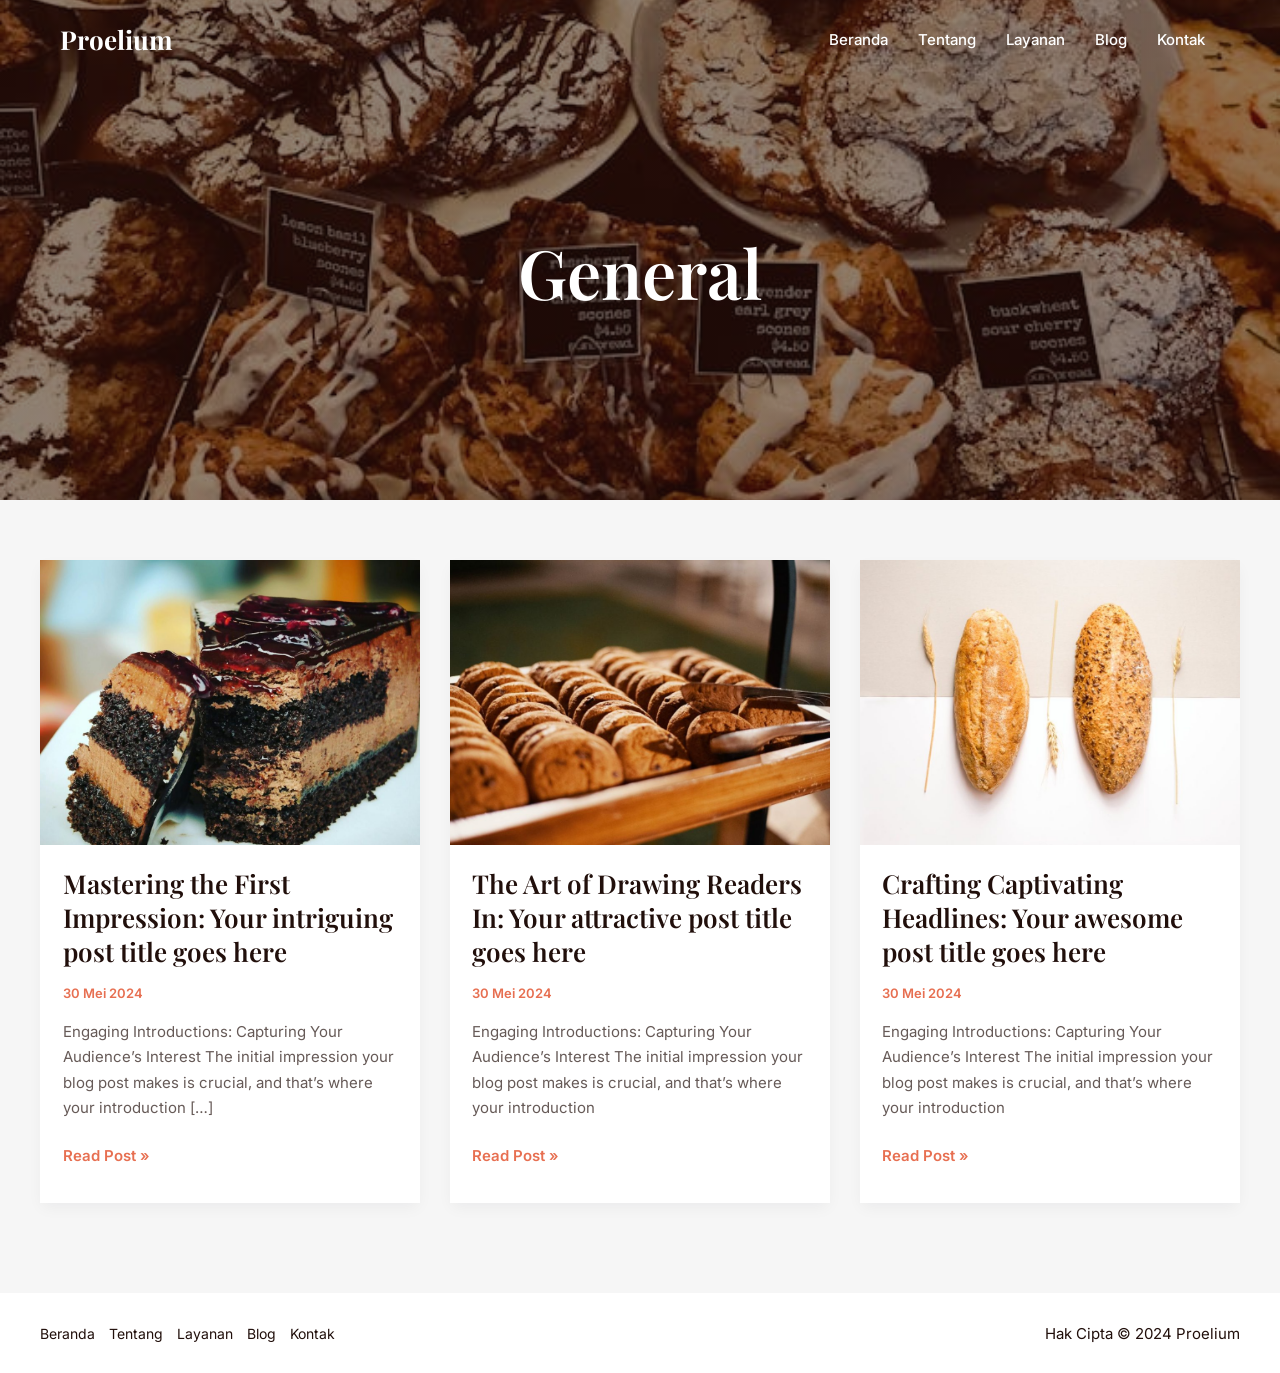
<file: category/general/index.html>
<!DOCTYPE html>
<html lang="id">
<head>
<meta charset="UTF-8">
<meta name="viewport" content="width=device-width, initial-scale=1">
	 <link rel="profile" href="https://gmpg.org/xfn/11"> 
	 <title>General &#8211; Proelium</title>
<meta name="robots" content="max-image-preview:large">
<link rel="dns-prefetch" href="//fonts.googleapis.com">
<link rel="alternate" type="application/rss+xml" title="Proelium &raquo; Feed" href="/feed/">
<link rel="alternate" type="application/rss+xml" title="Proelium &raquo; Umpan Komentar" href="/comments/feed/">
<link rel="alternate" type="application/rss+xml" title="Proelium &raquo; General Umpan Kategori" href="/category/general/feed/">
<script>
window._wpemojiSettings = {"baseUrl":"https:\/\/s.w.org\/images\/core\/emoji\/15.0.3\/72x72\/","ext":".png","svgUrl":"https:\/\/s.w.org\/images\/core\/emoji\/15.0.3\/svg\/","svgExt":".svg","source":{"concatemoji":"\/wp-includes\/js\/wp-emoji-release.min.js?ver=6.5.3"}};
/*! This file is auto-generated */
!function(i,n){var o,s,e;function c(e){try{var t={supportTests:e,timestamp:(new Date).valueOf()};sessionStorage.setItem(o,JSON.stringify(t))}catch(e){}}function p(e,t,n){e.clearRect(0,0,e.canvas.width,e.canvas.height),e.fillText(t,0,0);var t=new Uint32Array(e.getImageData(0,0,e.canvas.width,e.canvas.height).data),r=(e.clearRect(0,0,e.canvas.width,e.canvas.height),e.fillText(n,0,0),new Uint32Array(e.getImageData(0,0,e.canvas.width,e.canvas.height).data));return t.every(function(e,t){return e===r[t]})}function u(e,t,n){switch(t){case"flag":return n(e,"🏳️‍⚧️","🏳️​⚧️")?!1:!n(e,"🇺🇳","🇺​🇳")&&!n(e,"🏴󠁧󠁢󠁥󠁮󠁧󠁿","🏴​󠁧​󠁢​󠁥​󠁮​󠁧​󠁿");case"emoji":return!n(e,"🐦‍⬛","🐦​⬛")}return!1}function f(e,t,n){var r="undefined"!=typeof WorkerGlobalScope&&self instanceof WorkerGlobalScope?new OffscreenCanvas(300,150):i.createElement("canvas"),a=r.getContext("2d",{willReadFrequently:!0}),o=(a.textBaseline="top",a.font="600 32px Arial",{});return e.forEach(function(e){o[e]=t(a,e,n)}),o}function t(e){var t=i.createElement("script");t.src=e,t.defer=!0,i.head.appendChild(t)}"undefined"!=typeof Promise&&(o="wpEmojiSettingsSupports",s=["flag","emoji"],n.supports={everything:!0,everythingExceptFlag:!0},e=new Promise(function(e){i.addEventListener("DOMContentLoaded",e,{once:!0})}),new Promise(function(t){var n=function(){try{var e=JSON.parse(sessionStorage.getItem(o));if("object"==typeof e&&"number"==typeof e.timestamp&&(new Date).valueOf()<e.timestamp+604800&&"object"==typeof e.supportTests)return e.supportTests}catch(e){}return null}();if(!n){if("undefined"!=typeof Worker&&"undefined"!=typeof OffscreenCanvas&&"undefined"!=typeof URL&&URL.createObjectURL&&"undefined"!=typeof Blob)try{var e="postMessage("+f.toString()+"("+[JSON.stringify(s),u.toString(),p.toString()].join(",")+"));",r=new Blob([e],{type:"text/javascript"}),a=new Worker(URL.createObjectURL(r),{name:"wpTestEmojiSupports"});return void(a.onmessage=function(e){c(n=e.data),a.terminate(),t(n)})}catch(e){}c(n=f(s,u,p))}t(n)}).then(function(e){for(var t in e)n.supports[t]=e[t],n.supports.everything=n.supports.everything&&n.supports[t],"flag"!==t&&(n.supports.everythingExceptFlag=n.supports.everythingExceptFlag&&n.supports[t]);n.supports.everythingExceptFlag=n.supports.everythingExceptFlag&&!n.supports.flag,n.DOMReady=!1,n.readyCallback=function(){n.DOMReady=!0}}).then(function(){return e}).then(function(){var e;n.supports.everything||(n.readyCallback(),(e=n.source||{}).concatemoji?t(e.concatemoji):e.wpemoji&&e.twemoji&&(t(e.twemoji),t(e.wpemoji)))}))}((window,document),window._wpemojiSettings);
</script>
<link rel="stylesheet" id="astra-theme-css-css" href="/wp-content/themes/astra/assets/css/minified/main.min.css?ver=4.6.16" media="all">
<style id="astra-theme-css-inline-css">:root{--ast-post-nav-space:0;--ast-container-default-xlg-padding:2.5em;--ast-container-default-lg-padding:2.5em;--ast-container-default-slg-padding:2em;--ast-container-default-md-padding:2.5em;--ast-container-default-sm-padding:2.5em;--ast-container-default-xs-padding:2.4em;--ast-container-default-xxs-padding:1.8em;--ast-code-block-background:#ECEFF3;--ast-comment-inputs-background:#F9FAFB;--ast-normal-container-width:1200px;--ast-narrow-container-width:750px;--ast-blog-title-font-weight:600;--ast-blog-meta-weight:600;}html{font-size:93.75%;}a{color:var(--ast-global-color-0);}a:hover,a:focus{color:var(--ast-global-color-1);}body,button,input,select,textarea,.ast-button,.ast-custom-button{font-family:'Inter',sans-serif;font-weight:inherit;font-size:15px;font-size:1rem;line-height:var(--ast-body-line-height,1.7em);}blockquote{color:var(--ast-global-color-3);}h1,.entry-content h1,h2,.entry-content h2,h3,.entry-content h3,h4,.entry-content h4,h5,.entry-content h5,h6,.entry-content h6,.site-title,.site-title a{font-family:'Playfair Display',serif;font-weight:700;}.ast-site-identity .site-title a{color:var(--ast-global-color-2);}.site-title{font-size:26px;font-size:1.7333333333333rem;display:block;}.site-header .site-description{font-size:15px;font-size:1rem;display:none;}.entry-title{font-size:26px;font-size:1.7333333333333rem;}.ast-blog-single-element.ast-taxonomy-container a{font-size:14px;font-size:0.93333333333333rem;}.ast-blog-meta-container{font-size:13px;font-size:0.86666666666667rem;}.archive .ast-article-post .ast-article-inner,.blog .ast-article-post .ast-article-inner,.archive .ast-article-post .ast-article-inner:hover,.blog .ast-article-post .ast-article-inner:hover{overflow:hidden;}h1,.entry-content h1{font-size:60px;font-size:4rem;font-weight:700;font-family:'Playfair Display',serif;line-height:1.15em;}h2,.entry-content h2{font-size:40px;font-size:2.6666666666667rem;font-weight:700;font-family:'Playfair Display',serif;line-height:1.16em;}h3,.entry-content h3{font-size:26px;font-size:1.7333333333333rem;font-weight:700;font-family:'Playfair Display',serif;line-height:1.2em;}h4,.entry-content h4{font-size:24px;font-size:1.6rem;line-height:1.3em;font-weight:700;font-family:'Playfair Display',serif;}h5,.entry-content h5{font-size:18px;font-size:1.2rem;line-height:1.36em;font-weight:700;font-family:'Playfair Display',serif;}h6,.entry-content h6{font-size:14px;font-size:0.93333333333333rem;line-height:1em;font-weight:500;font-family:'Montserrat',sans-serif;letter-spacing:2px;}::selection{background-color:var(--ast-global-color-0);color:#000000;}body,h1,.entry-title a,.entry-content h1,h2,.entry-content h2,h3,.entry-content h3,h4,.entry-content h4,h5,.entry-content h5,h6,.entry-content h6{color:var(--ast-global-color-3);}.tagcloud a:hover,.tagcloud a:focus,.tagcloud a.current-item{color:#000000;border-color:var(--ast-global-color-0);background-color:var(--ast-global-color-0);}input:focus,input[type="text"]:focus,input[type="email"]:focus,input[type="url"]:focus,input[type="password"]:focus,input[type="reset"]:focus,input[type="search"]:focus,textarea:focus{border-color:var(--ast-global-color-0);}input[type="radio"]:checked,input[type=reset],input[type="checkbox"]:checked,input[type="checkbox"]:hover:checked,input[type="checkbox"]:focus:checked,input[type=range]::-webkit-slider-thumb{border-color:var(--ast-global-color-0);background-color:var(--ast-global-color-0);box-shadow:none;}.site-footer a:hover + .post-count,.site-footer a:focus + .post-count{background:var(--ast-global-color-0);border-color:var(--ast-global-color-0);}.single .nav-links .nav-previous,.single .nav-links .nav-next{color:var(--ast-global-color-0);}.entry-meta,.entry-meta *{line-height:1.45;color:var(--ast-global-color-0);font-weight:600;}.entry-meta a:not(.ast-button):hover,.entry-meta a:not(.ast-button):hover *,.entry-meta a:not(.ast-button):focus,.entry-meta a:not(.ast-button):focus *,.page-links > .page-link,.page-links .page-link:hover,.post-navigation a:hover{color:var(--ast-global-color-1);}#cat option,.secondary .calendar_wrap thead a,.secondary .calendar_wrap thead a:visited{color:var(--ast-global-color-0);}.secondary .calendar_wrap #today,.ast-progress-val span{background:var(--ast-global-color-0);}.secondary a:hover + .post-count,.secondary a:focus + .post-count{background:var(--ast-global-color-0);border-color:var(--ast-global-color-0);}.calendar_wrap #today > a{color:#000000;}.page-links .page-link,.single .post-navigation a{color:var(--ast-global-color-3);}.ast-search-menu-icon .search-form button.search-submit{padding:0 4px;}.ast-search-menu-icon form.search-form{padding-right:0;}.ast-search-menu-icon.slide-search input.search-field{width:0;}.ast-header-search .ast-search-menu-icon.ast-dropdown-active .search-form,.ast-header-search .ast-search-menu-icon.ast-dropdown-active .search-field:focus{transition:all 0.2s;}.search-form input.search-field:focus{outline:none;}.ast-search-menu-icon .search-form button.search-submit:focus,.ast-theme-transparent-header .ast-header-search .ast-dropdown-active .ast-icon,.ast-theme-transparent-header .ast-inline-search .search-field:focus .ast-icon{color:var(--ast-global-color-1);}.ast-header-search .slide-search .search-form{border:2px solid var(--ast-global-color-0);}.ast-header-search .slide-search .search-field{background-color:#fff;}.ast-archive-title{color:var(--ast-global-color-2);}.widget-title,.widget .wp-block-heading{font-size:21px;font-size:1.4rem;color:var(--ast-global-color-2);}.ast-single-post .entry-content a,.ast-comment-content a:not(.ast-comment-edit-reply-wrap a){text-decoration:underline;}.ast-single-post .elementor-button-wrapper .elementor-button,.ast-single-post .entry-content .uagb-tab a,.ast-single-post .entry-content .uagb-ifb-cta a,.ast-single-post .entry-content .uabb-module-content a,.ast-single-post .entry-content .uagb-post-grid a,.ast-single-post .entry-content .uagb-timeline a,.ast-single-post .entry-content .uagb-toc__wrap a,.ast-single-post .entry-content .uagb-taxomony-box a,.ast-single-post .entry-content .woocommerce a,.entry-content .wp-block-latest-posts > li > a,.ast-single-post .entry-content .wp-block-file__button,li.ast-post-filter-single,.ast-single-post .ast-comment-content .comment-reply-link,.ast-single-post .ast-comment-content .comment-edit-link{text-decoration:none;}.ast-search-menu-icon.slide-search a:focus-visible:focus-visible,.astra-search-icon:focus-visible,#close:focus-visible,a:focus-visible,.ast-menu-toggle:focus-visible,.site .skip-link:focus-visible,.wp-block-loginout input:focus-visible,.wp-block-search.wp-block-search__button-inside .wp-block-search__inside-wrapper,.ast-header-navigation-arrow:focus-visible,.woocommerce .wc-proceed-to-checkout > .checkout-button:focus-visible,.woocommerce .woocommerce-MyAccount-navigation ul li a:focus-visible,.ast-orders-table__row .ast-orders-table__cell:focus-visible,.woocommerce .woocommerce-order-details .order-again > .button:focus-visible,.woocommerce .woocommerce-message a.button.wc-forward:focus-visible,.woocommerce #minus_qty:focus-visible,.woocommerce #plus_qty:focus-visible,a#ast-apply-coupon:focus-visible,.woocommerce .woocommerce-info a:focus-visible,.woocommerce .astra-shop-summary-wrap a:focus-visible,.woocommerce a.wc-forward:focus-visible,#ast-apply-coupon:focus-visible,.woocommerce-js .woocommerce-mini-cart-item a.remove:focus-visible,#close:focus-visible,.button.search-submit:focus-visible,#search_submit:focus,.normal-search:focus-visible,.ast-header-account-wrap:focus-visible{outline-style:dotted;outline-color:inherit;outline-width:thin;}input:focus,input[type="text"]:focus,input[type="email"]:focus,input[type="url"]:focus,input[type="password"]:focus,input[type="reset"]:focus,input[type="search"]:focus,input[type="number"]:focus,textarea:focus,.wp-block-search__input:focus,[data-section="section-header-mobile-trigger"] .ast-button-wrap .ast-mobile-menu-trigger-minimal:focus,.ast-mobile-popup-drawer.active .menu-toggle-close:focus,.woocommerce-ordering select.orderby:focus,#ast-scroll-top:focus,#coupon_code:focus,.woocommerce-page #comment:focus,.woocommerce #reviews #respond input#submit:focus,.woocommerce a.add_to_cart_button:focus,.woocommerce .button.single_add_to_cart_button:focus,.woocommerce .woocommerce-cart-form button:focus,.woocommerce .woocommerce-cart-form__cart-item .quantity .qty:focus,.woocommerce .woocommerce-billing-fields .woocommerce-billing-fields__field-wrapper .woocommerce-input-wrapper > .input-text:focus,.woocommerce #order_comments:focus,.woocommerce #place_order:focus,.woocommerce .woocommerce-address-fields .woocommerce-address-fields__field-wrapper .woocommerce-input-wrapper > .input-text:focus,.woocommerce .woocommerce-MyAccount-content form button:focus,.woocommerce .woocommerce-MyAccount-content .woocommerce-EditAccountForm .woocommerce-form-row .woocommerce-Input.input-text:focus,.woocommerce .ast-woocommerce-container .woocommerce-pagination ul.page-numbers li a:focus,body #content .woocommerce form .form-row .select2-container--default .select2-selection--single:focus,#ast-coupon-code:focus,.woocommerce.woocommerce-js .quantity input[type=number]:focus,.woocommerce-js .woocommerce-mini-cart-item .quantity input[type=number]:focus,.woocommerce p#ast-coupon-trigger:focus{border-style:dotted;border-color:inherit;border-width:thin;}input{outline:none;}.ast-logo-title-inline .site-logo-img{padding-right:1em;}body .ast-oembed-container *{position:absolute;top:0;width:100%;height:100%;left:0;}body .wp-block-embed-pocket-casts .ast-oembed-container *{position:unset;}.ast-single-post-featured-section + article {margin-top: 2em;}.site-content .ast-single-post-featured-section img {width: 100%;overflow: hidden;object-fit: cover;}.site > .ast-single-related-posts-container {margin-top: 0;}@media (min-width: 922px) {.ast-desktop .ast-container--narrow {max-width: var(--ast-narrow-container-width);margin: 0 auto;}}input[type="text"],input[type="number"],input[type="email"],input[type="url"],input[type="password"],input[type="search"],input[type=reset],input[type=tel],input[type=date],select,textarea{font-size:16px;font-style:normal;font-weight:400;line-height:24px;width:100%;padding:12px 16px;border-radius:4px;box-shadow:0px 1px 2px 0px rgba(0,0,0,0.05);color:var(--ast-form-input-text,#475569);}input[type="text"],input[type="number"],input[type="email"],input[type="url"],input[type="password"],input[type="search"],input[type=reset],input[type=tel],input[type=date],select{height:40px;}input[type="date"]{border-width:1px;border-style:solid;border-color:var(--ast-border-color);}input[type="text"]:focus,input[type="number"]:focus,input[type="email"]:focus,input[type="url"]:focus,input[type="password"]:focus,input[type="search"]:focus,input[type=reset]:focus,input[type="tel"]:focus,input[type="date"]:focus,select:focus,textarea:focus{border-color:#046BD2;box-shadow:none;outline:none;color:var(--ast-form-input-focus-text,#475569);}label,legend{color:#111827;font-size:14px;font-style:normal;font-weight:500;line-height:20px;}select{padding:6px 10px;}fieldset{padding:30px;border-radius:4px;}button,.ast-button,.button,input[type="button"],input[type="reset"],input[type="submit"]{border-radius:4px;box-shadow:0px 1px 2px 0px rgba(0,0,0,0.05);}:root{--ast-comment-inputs-background:#FFF;}::placeholder{color:var(--ast-form-field-color,#9CA3AF);}::-ms-input-placeholder{color:var(--ast-form-field-color,#9CA3AF);}@media (max-width:921.9px){#ast-desktop-header{display:none;}}@media (min-width:922px){#ast-mobile-header{display:none;}}.wp-block-buttons.aligncenter{justify-content:center;}@media (max-width:921px){.ast-separate-container #primary,.ast-narrow-container #primary{padding-top:0px;}}@media (max-width:544px){.ast-separate-container #primary,.ast-narrow-container #primary{padding-top:0px;}}@media (max-width:921px){.ast-separate-container #primary,.ast-narrow-container #primary{padding-bottom:0px;}}@media (max-width:544px){.ast-separate-container #primary,.ast-narrow-container #primary{padding-bottom:0px;}}.wp-block-button.is-style-outline .wp-block-button__link{border-color:var(--ast-global-color-0);border-top-width:2px;border-right-width:2px;border-bottom-width:2px;border-left-width:2px;}div.wp-block-button.is-style-outline > .wp-block-button__link:not(.has-text-color),div.wp-block-button.wp-block-button__link.is-style-outline:not(.has-text-color){color:var(--ast-global-color-0);}.wp-block-button.is-style-outline .wp-block-button__link:hover,.wp-block-buttons .wp-block-button.is-style-outline .wp-block-button__link:focus,.wp-block-buttons .wp-block-button.is-style-outline > .wp-block-button__link:not(.has-text-color):hover,.wp-block-buttons .wp-block-button.wp-block-button__link.is-style-outline:not(.has-text-color):hover{color:#ffffff;background-color:var(--ast-global-color-1);border-color:var(--ast-global-color-1);}.post-page-numbers.current .page-link,.ast-pagination .page-numbers.current{color:#000000;border-color:var(--ast-global-color-0);background-color:var(--ast-global-color-0);}.wp-block-button.is-style-outline .wp-block-button__link{border-top-width:2px;border-right-width:2px;border-bottom-width:2px;border-left-width:2px;}.wp-block-buttons .wp-block-button.is-style-outline .wp-block-button__link.wp-element-button,.ast-outline-button,.wp-block-uagb-buttons-child .uagb-buttons-repeater.ast-outline-button{border-color:var(--ast-global-color-0);border-top-width:2px;border-right-width:2px;border-bottom-width:2px;border-left-width:2px;font-family:'Montserrat',sans-serif;font-weight:500;font-size:14px;font-size:0.93333333333333rem;line-height:1em;text-transform:uppercase;letter-spacing:2px;padding-top:16px;padding-right:28px;padding-bottom:16px;padding-left:28px;border-top-left-radius:6px;border-top-right-radius:6px;border-bottom-right-radius:6px;border-bottom-left-radius:6px;}.wp-block-buttons .wp-block-button.is-style-outline > .wp-block-button__link:not(.has-text-color),.wp-block-buttons .wp-block-button.wp-block-button__link.is-style-outline:not(.has-text-color),.ast-outline-button{color:var(--ast-global-color-0);}.wp-block-button.is-style-outline .wp-block-button__link:hover,.wp-block-buttons .wp-block-button.is-style-outline .wp-block-button__link:focus,.wp-block-buttons .wp-block-button.is-style-outline > .wp-block-button__link:not(.has-text-color):hover,.wp-block-buttons .wp-block-button.wp-block-button__link.is-style-outline:not(.has-text-color):hover,.ast-outline-button:hover,.ast-outline-button:focus,.wp-block-uagb-buttons-child .uagb-buttons-repeater.ast-outline-button:hover,.wp-block-uagb-buttons-child .uagb-buttons-repeater.ast-outline-button:focus{color:#ffffff;background-color:var(--ast-global-color-1);border-color:var(--ast-global-color-1);}.ast-single-post .entry-content a.ast-outline-button,.ast-single-post .entry-content .is-style-outline>.wp-block-button__link{text-decoration:none;}.uagb-buttons-repeater.ast-outline-button{border-radius:9999px;}@media (max-width:921px){.wp-block-buttons .wp-block-button.is-style-outline .wp-block-button__link.wp-element-button,.ast-outline-button,.wp-block-uagb-buttons-child .uagb-buttons-repeater.ast-outline-button{font-size:14px;font-size:0.93333333333333rem;padding-top:14px;padding-right:24px;padding-bottom:14px;padding-left:24px;border-top-left-radius:6px;border-top-right-radius:6px;border-bottom-right-radius:6px;border-bottom-left-radius:6px;}}@media (max-width:544px){.wp-block-buttons .wp-block-button.is-style-outline .wp-block-button__link.wp-element-button,.ast-outline-button,.wp-block-uagb-buttons-child .uagb-buttons-repeater.ast-outline-button{font-size:14px;font-size:0.93333333333333rem;padding-top:14px;padding-right:22px;padding-bottom:14px;padding-left:22px;border-top-left-radius:6px;border-top-right-radius:6px;border-bottom-right-radius:6px;border-bottom-left-radius:6px;}}.entry-content[ast-blocks-layout] > figure{margin-bottom:1em;}h1.widget-title{font-weight:700;}h2.widget-title{font-weight:700;}h3.widget-title{font-weight:700;}#page{display:flex;flex-direction:column;min-height:100vh;}.ast-404-layout-1 h1.page-title{color:var(--ast-global-color-2);}.single .post-navigation a{line-height:1em;height:inherit;}.error-404 .page-sub-title{font-size:1.5rem;font-weight:inherit;}.search .site-content .content-area .search-form{margin-bottom:0;}#page .site-content{flex-grow:1;}.widget{margin-bottom:1.25em;}#secondary li{line-height:1.5em;}#secondary .wp-block-group h2{margin-bottom:0.7em;}#secondary h2{font-size:1.7rem;}.ast-separate-container .ast-article-post,.ast-separate-container .ast-article-single,.ast-separate-container .comment-respond{padding:3em;}.ast-separate-container .ast-article-single .ast-article-single{padding:0;}.ast-article-single .wp-block-post-template-is-layout-grid{padding-left:0;}.ast-separate-container .comments-title,.ast-narrow-container .comments-title{padding:1.5em 2em;}.ast-page-builder-template .comment-form-textarea,.ast-comment-formwrap .ast-grid-common-col{padding:0;}.ast-comment-formwrap{padding:0;display:inline-flex;column-gap:20px;width:100%;margin-left:0;margin-right:0;}.comments-area textarea#comment:focus,.comments-area textarea#comment:active,.comments-area .ast-comment-formwrap input[type="text"]:focus,.comments-area .ast-comment-formwrap input[type="text"]:active {box-shadow:none;outline:none;}.archive.ast-page-builder-template .entry-header{margin-top:2em;}.ast-page-builder-template .ast-comment-formwrap{width:100%;}.entry-title{margin-bottom:0.6em;}.ast-archive-description p{font-size:inherit;font-weight:inherit;line-height:inherit;}.ast-separate-container .ast-comment-list li.depth-1,.hentry{margin-bottom:1.5em;}.site-content section.ast-archive-description{margin-bottom:2em;}@media (min-width:921px){.ast-left-sidebar.ast-page-builder-template #secondary,.archive.ast-right-sidebar.ast-page-builder-template .site-main{padding-left:20px;padding-right:20px;}}@media (max-width:544px){.ast-comment-formwrap.ast-row{column-gap:10px;display:inline-block;}#ast-commentform .ast-grid-common-col{position:relative;width:100%;}}@media (min-width:1201px){.ast-separate-container .ast-article-post,.ast-separate-container .ast-article-single,.ast-separate-container .ast-author-box,.ast-separate-container .ast-404-layout-1,.ast-separate-container .no-results{padding:3em;}}@media (max-width:921px){.ast-separate-container #primary,.ast-separate-container #secondary{padding:1.5em 0;}#primary,#secondary{padding:1.5em 0;margin:0;}.ast-left-sidebar #content > .ast-container{display:flex;flex-direction:column-reverse;width:100%;}}@media (min-width:922px){.ast-separate-container.ast-right-sidebar #primary,.ast-separate-container.ast-left-sidebar #primary{border:0;}.search-no-results.ast-separate-container #primary{margin-bottom:4em;}}.wp-block-button .wp-block-button__link{color:#ffffff;}.wp-block-button .wp-block-button__link:hover,.wp-block-button .wp-block-button__link:focus{color:#ffffff;background-color:var(--ast-global-color-1);border-color:var(--ast-global-color-1);}.elementor-widget-heading h1.elementor-heading-title{line-height:1.15em;}.elementor-widget-heading h2.elementor-heading-title{line-height:1.16em;}.elementor-widget-heading h3.elementor-heading-title{line-height:1.2em;}.elementor-widget-heading h4.elementor-heading-title{line-height:1.3em;}.elementor-widget-heading h5.elementor-heading-title{line-height:1.36em;}.elementor-widget-heading h6.elementor-heading-title{line-height:1em;}.wp-block-button .wp-block-button__link,.wp-block-search .wp-block-search__button,body .wp-block-file .wp-block-file__button{border-style:solid;border-top-width:2px;border-right-width:2px;border-left-width:2px;border-bottom-width:2px;border-color:var(--ast-global-color-0);background-color:var(--ast-global-color-0);color:#ffffff;font-family:'Inter',sans-serif;font-weight:500;line-height:1em;text-transform:uppercase;letter-spacing:1px;font-size:14px;font-size:0.93333333333333rem;border-top-left-radius:6px;border-top-right-radius:6px;border-bottom-right-radius:6px;border-bottom-left-radius:6px;padding-top:16px;padding-right:28px;padding-bottom:16px;padding-left:28px;}.ast-single-post .entry-content .wp-block-button .wp-block-button__link,.ast-single-post .entry-content .wp-block-search .wp-block-search__button,body .entry-content .wp-block-file .wp-block-file__button{text-decoration:none;}@media (max-width:921px){.wp-block-button .wp-block-button__link,.wp-block-search .wp-block-search__button,body .wp-block-file .wp-block-file__button{font-size:14px;font-size:0.93333333333333rem;padding-top:14px;padding-right:24px;padding-bottom:14px;padding-left:24px;border-top-left-radius:6px;border-top-right-radius:6px;border-bottom-right-radius:6px;border-bottom-left-radius:6px;}}@media (max-width:544px){.wp-block-button .wp-block-button__link,.wp-block-search .wp-block-search__button,body .wp-block-file .wp-block-file__button{font-size:14px;font-size:0.93333333333333rem;padding-top:14px;padding-right:22px;padding-bottom:14px;padding-left:22px;border-top-left-radius:6px;border-top-right-radius:6px;border-bottom-right-radius:6px;border-bottom-left-radius:6px;}}.menu-toggle,button,.ast-button,.ast-custom-button,.button,input#submit,input[type="button"],input[type="submit"],input[type="reset"],#comments .submit,.search .search-submit,form[CLASS*="wp-block-search__"].wp-block-search .wp-block-search__inside-wrapper .wp-block-search__button,body .wp-block-file .wp-block-file__button,.search .search-submit,.woocommerce-js a.button,.woocommerce button.button,.woocommerce .woocommerce-message a.button,.woocommerce #respond input#submit.alt,.woocommerce input.button.alt,.woocommerce input.button,.woocommerce input.button:disabled,.woocommerce input.button:disabled[disabled],.woocommerce input.button:disabled:hover,.woocommerce input.button:disabled[disabled]:hover,.woocommerce #respond input#submit,.woocommerce button.button.alt.disabled,.wc-block-grid__products .wc-block-grid__product .wp-block-button__link,.wc-block-grid__product-onsale,[CLASS*="wc-block"] button,.woocommerce-js .astra-cart-drawer .astra-cart-drawer-content .woocommerce-mini-cart__buttons .button:not(.checkout):not(.ast-continue-shopping),.woocommerce-js .astra-cart-drawer .astra-cart-drawer-content .woocommerce-mini-cart__buttons a.checkout,.woocommerce button.button.alt.disabled.wc-variation-selection-needed,[CLASS*="wc-block"] .wc-block-components-button{border-style:solid;border-top-width:2px;border-right-width:2px;border-left-width:2px;border-bottom-width:2px;color:#ffffff;border-color:var(--ast-global-color-0);background-color:var(--ast-global-color-0);padding-top:16px;padding-right:28px;padding-bottom:16px;padding-left:28px;font-family:'Inter',sans-serif;font-weight:500;font-size:14px;font-size:0.93333333333333rem;line-height:1em;text-transform:uppercase;letter-spacing:1px;border-top-left-radius:6px;border-top-right-radius:6px;border-bottom-right-radius:6px;border-bottom-left-radius:6px;}button:focus,.menu-toggle:hover,button:hover,.ast-button:hover,.ast-custom-button:hover .button:hover,.ast-custom-button:hover ,input[type=reset]:hover,input[type=reset]:focus,input#submit:hover,input#submit:focus,input[type="button"]:hover,input[type="button"]:focus,input[type="submit"]:hover,input[type="submit"]:focus,form[CLASS*="wp-block-search__"].wp-block-search .wp-block-search__inside-wrapper .wp-block-search__button:hover,form[CLASS*="wp-block-search__"].wp-block-search .wp-block-search__inside-wrapper .wp-block-search__button:focus,body .wp-block-file .wp-block-file__button:hover,body .wp-block-file .wp-block-file__button:focus,.woocommerce-js a.button:hover,.woocommerce button.button:hover,.woocommerce .woocommerce-message a.button:hover,.woocommerce #respond input#submit:hover,.woocommerce #respond input#submit.alt:hover,.woocommerce input.button.alt:hover,.woocommerce input.button:hover,.woocommerce button.button.alt.disabled:hover,.wc-block-grid__products .wc-block-grid__product .wp-block-button__link:hover,[CLASS*="wc-block"] button:hover,.woocommerce-js .astra-cart-drawer .astra-cart-drawer-content .woocommerce-mini-cart__buttons .button:not(.checkout):not(.ast-continue-shopping):hover,.woocommerce-js .astra-cart-drawer .astra-cart-drawer-content .woocommerce-mini-cart__buttons a.checkout:hover,.woocommerce button.button.alt.disabled.wc-variation-selection-needed:hover,[CLASS*="wc-block"] .wc-block-components-button:hover,[CLASS*="wc-block"] .wc-block-components-button:focus{color:#ffffff;background-color:var(--ast-global-color-1);border-color:var(--ast-global-color-1);}form[CLASS*="wp-block-search__"].wp-block-search .wp-block-search__inside-wrapper .wp-block-search__button.has-icon{padding-top:calc(16px - 3px);padding-right:calc(28px - 3px);padding-bottom:calc(16px - 3px);padding-left:calc(28px - 3px);}@media (max-width:921px){.menu-toggle,button,.ast-button,.ast-custom-button,.button,input#submit,input[type="button"],input[type="submit"],input[type="reset"],#comments .submit,.search .search-submit,form[CLASS*="wp-block-search__"].wp-block-search .wp-block-search__inside-wrapper .wp-block-search__button,body .wp-block-file .wp-block-file__button,.search .search-submit,.woocommerce-js a.button,.woocommerce button.button,.woocommerce .woocommerce-message a.button,.woocommerce #respond input#submit.alt,.woocommerce input.button.alt,.woocommerce input.button,.woocommerce input.button:disabled,.woocommerce input.button:disabled[disabled],.woocommerce input.button:disabled:hover,.woocommerce input.button:disabled[disabled]:hover,.woocommerce #respond input#submit,.woocommerce button.button.alt.disabled,.wc-block-grid__products .wc-block-grid__product .wp-block-button__link,.wc-block-grid__product-onsale,[CLASS*="wc-block"] button,.woocommerce-js .astra-cart-drawer .astra-cart-drawer-content .woocommerce-mini-cart__buttons .button:not(.checkout):not(.ast-continue-shopping),.woocommerce-js .astra-cart-drawer .astra-cart-drawer-content .woocommerce-mini-cart__buttons a.checkout,.woocommerce button.button.alt.disabled.wc-variation-selection-needed,[CLASS*="wc-block"] .wc-block-components-button{padding-top:14px;padding-right:24px;padding-bottom:14px;padding-left:24px;font-size:14px;font-size:0.93333333333333rem;border-top-left-radius:6px;border-top-right-radius:6px;border-bottom-right-radius:6px;border-bottom-left-radius:6px;}}@media (max-width:544px){.menu-toggle,button,.ast-button,.ast-custom-button,.button,input#submit,input[type="button"],input[type="submit"],input[type="reset"],#comments .submit,.search .search-submit,form[CLASS*="wp-block-search__"].wp-block-search .wp-block-search__inside-wrapper .wp-block-search__button,body .wp-block-file .wp-block-file__button,.search .search-submit,.woocommerce-js a.button,.woocommerce button.button,.woocommerce .woocommerce-message a.button,.woocommerce #respond input#submit.alt,.woocommerce input.button.alt,.woocommerce input.button,.woocommerce input.button:disabled,.woocommerce input.button:disabled[disabled],.woocommerce input.button:disabled:hover,.woocommerce input.button:disabled[disabled]:hover,.woocommerce #respond input#submit,.woocommerce button.button.alt.disabled,.wc-block-grid__products .wc-block-grid__product .wp-block-button__link,.wc-block-grid__product-onsale,[CLASS*="wc-block"] button,.woocommerce-js .astra-cart-drawer .astra-cart-drawer-content .woocommerce-mini-cart__buttons .button:not(.checkout):not(.ast-continue-shopping),.woocommerce-js .astra-cart-drawer .astra-cart-drawer-content .woocommerce-mini-cart__buttons a.checkout,.woocommerce button.button.alt.disabled.wc-variation-selection-needed,[CLASS*="wc-block"] .wc-block-components-button{padding-top:14px;padding-right:22px;padding-bottom:14px;padding-left:22px;font-size:14px;font-size:0.93333333333333rem;border-top-left-radius:6px;border-top-right-radius:6px;border-bottom-right-radius:6px;border-bottom-left-radius:6px;}}@media (max-width:921px){.menu-toggle,button,.ast-button,.button,input#submit,input[type="button"],input[type="submit"],input[type="reset"]{font-size:14px;font-size:0.93333333333333rem;}.ast-mobile-header-stack .main-header-bar .ast-search-menu-icon{display:inline-block;}.ast-header-break-point.ast-header-custom-item-outside .ast-mobile-header-stack .main-header-bar .ast-search-icon{margin:0;}.ast-comment-avatar-wrap img{max-width:2.5em;}.ast-comment-meta{padding:0 1.8888em 1.3333em;}}@media (min-width:544px){.ast-container{max-width:100%;}}@media (max-width:544px){.ast-separate-container .ast-article-post,.ast-separate-container .ast-article-single,.ast-separate-container .comments-title,.ast-separate-container .ast-archive-description{padding:1.5em 1em;}.ast-separate-container #content .ast-container{padding-left:0.54em;padding-right:0.54em;}.ast-separate-container .ast-comment-list .bypostauthor{padding:.5em;}.ast-search-menu-icon.ast-dropdown-active .search-field{width:170px;}.menu-toggle,button,.ast-button,.button,input#submit,input[type="button"],input[type="submit"],input[type="reset"]{font-size:14px;font-size:0.93333333333333rem;}}.ast-separate-container{background-color:var(--ast-global-color-4);;background-image:none;;}@media (max-width:921px){.widget-title{font-size:20px;font-size:1.4285714285714rem;}body,button,input,select,textarea,.ast-button,.ast-custom-button{font-size:14px;font-size:0.93333333333333rem;}#secondary,#secondary button,#secondary input,#secondary select,#secondary textarea{font-size:14px;font-size:0.93333333333333rem;}.site-title{font-size:20px;font-size:1.3333333333333rem;display:block;}.site-header .site-description{display:none;}.entry-title{font-size:24px;font-size:1.6rem;}h1,.entry-content h1{font-size:48px;}h2,.entry-content h2{font-size:30px;}h3,.entry-content h3{font-size:24px;}h4,.entry-content h4{font-size:20px;font-size:1.3333333333333rem;}h5,.entry-content h5{font-size:16px;font-size:1.0666666666667rem;}h6,.entry-content h6{font-size:14px;font-size:0.93333333333333rem;}}@media (max-width:544px){.widget-title{font-size:20px;font-size:1.4285714285714rem;}body,button,input,select,textarea,.ast-button,.ast-custom-button{font-size:14px;font-size:0.93333333333333rem;}#secondary,#secondary button,#secondary input,#secondary select,#secondary textarea{font-size:14px;font-size:0.93333333333333rem;}.site-title{font-size:18px;font-size:1.2rem;display:block;}.site-header .site-description{display:none;}.entry-title{font-size:24px;font-size:1.6rem;}h1,.entry-content h1{font-size:38px;}h2,.entry-content h2{font-size:30px;}h3,.entry-content h3{font-size:24px;}h4,.entry-content h4{font-size:20px;font-size:1.3333333333333rem;}h5,.entry-content h5{font-size:16px;font-size:1.0666666666667rem;}h6,.entry-content h6{font-size:14px;font-size:0.93333333333333rem;}}@media (max-width:544px){html{font-size:93.75%;}}@media (min-width:922px){.ast-container{max-width:1240px;}}@media (min-width:922px){.site-content .ast-container{display:flex;}}@media (max-width:921px){.site-content .ast-container{flex-direction:column;}}.ast-blog-layout-4-grid .ast-article-post{width:33.33%;margin-bottom:2em;border-bottom:0;background-color:transparent;}.ast-blog-layout-4-grid .ast-article-inner .wp-post-image{width:100%;}.ast-article-inner{padding:1.5em;}.ast-blog-layout-4-grid .ast-row{display:flex;flex-wrap:wrap;flex-flow:row wrap;align-items:stretch;}.ast-separate-container .ast-blog-layout-4-grid .ast-article-post{padding:0 1em 0;}.ast-separate-container.ast-desktop .ast-blog-layout-4-grid .ast-row{margin-left:-1em;margin-right:-1em;}.ast-blog-layout-4-grid .ast-article-inner{box-shadow:0px 6px 15px -2px rgba(16,24,40,0.05);}.ast-separate-container .ast-blog-layout-4-grid .ast-article-inner,.ast-plain-container .ast-blog-layout-4-grid .ast-article-inner{height:100%;}.ast-row .blog-layout-4 .post-content,.blog-layout-4 .post-thumb{padding-left:0;padding-right:0;}.ast-article-post.remove-featured-img-padding .blog-layout-4 .post-content .ast-blog-featured-section:first-child .post-thumb-img-content{margin-top:-1.5em;}.ast-article-post.remove-featured-img-padding .blog-layout-4 .post-content .ast-blog-featured-section .post-thumb-img-content{margin-left:-1.5em;margin-right:-1.5em;}@media (max-width:921px){.ast-blog-layout-4-grid .ast-article-post{width:100%;}}.ast-blog-layout-6-grid .ast-blog-featured-section:before {content: "";}.ast-article-post .post-thumb-img-content img{aspect-ratio:4/3;width:100%;}.ast-article-post .post-thumb-img-content img{object-fit:cover;}.ast-article-post .post-thumb-img-content{overflow:hidden;}.ast-article-post .post-thumb-img-content img{transform:scale(1);transition:transform .5s ease;}.ast-article-post:hover .post-thumb-img-content img{transform:scale(1.1);}.cat-links.badge a,.tags-links.badge a {padding: 4px 8px;border-radius: 3px;font-weight: 400;}.cat-links.underline a,.tags-links.underline a{text-decoration: underline;}@media (min-width:922px){.main-header-menu .sub-menu .menu-item.ast-left-align-sub-menu:hover > .sub-menu,.main-header-menu .sub-menu .menu-item.ast-left-align-sub-menu.focus > .sub-menu{margin-left:-0px;}}.ast-theme-transparent-header [data-section="section-header-mobile-trigger"] .ast-button-wrap .mobile-menu-toggle-icon .ast-mobile-svg{fill:#ffffff;}.ast-theme-transparent-header [data-section="section-header-mobile-trigger"] .ast-button-wrap .mobile-menu-wrap .mobile-menu{color:#ffffff;}.ast-theme-transparent-header [data-section="section-header-mobile-trigger"] .ast-button-wrap .ast-mobile-menu-trigger-outline{background:transparent;color:#ffffff;border-color:#ffffff;}.entry-content li > p{margin-bottom:0;}.site .comments-area{padding-top:2em;padding-bottom:2em;margin-top:2em;}.wp-block-file {display: flex;align-items: center;flex-wrap: wrap;justify-content: space-between;}.wp-block-pullquote {border: none;}.wp-block-pullquote blockquote::before {content: "\201D";font-family: "Helvetica",sans-serif;display: flex;transform: rotate( 180deg );font-size: 6rem;font-style: normal;line-height: 1;font-weight: bold;align-items: center;justify-content: center;}.has-text-align-right > blockquote::before {justify-content: flex-start;}.has-text-align-left > blockquote::before {justify-content: flex-end;}figure.wp-block-pullquote.is-style-solid-color blockquote {max-width: 100%;text-align: inherit;}html body {--wp--custom--ast-default-block-top-padding: 100px;--wp--custom--ast-default-block-right-padding: 80px;--wp--custom--ast-default-block-bottom-padding: 100px;--wp--custom--ast-default-block-left-padding: 80px;--wp--custom--ast-container-width: 1200px;--wp--custom--ast-content-width-size: 1200px;--wp--custom--ast-wide-width-size: calc(1200px + var(--wp--custom--ast-default-block-left-padding) + var(--wp--custom--ast-default-block-right-padding));}.ast-narrow-container {--wp--custom--ast-content-width-size: 750px;--wp--custom--ast-wide-width-size: 750px;}@media(max-width: 921px) {html body {--wp--custom--ast-default-block-top-padding: 50px;--wp--custom--ast-default-block-right-padding: 50px;--wp--custom--ast-default-block-bottom-padding: 50px;--wp--custom--ast-default-block-left-padding: 50px;}}@media(max-width: 544px) {html body {--wp--custom--ast-default-block-top-padding: 50px;--wp--custom--ast-default-block-right-padding: 30px;--wp--custom--ast-default-block-bottom-padding: 50px;--wp--custom--ast-default-block-left-padding: 30px;}}.entry-content > .wp-block-group,.entry-content > .wp-block-cover,.entry-content > .wp-block-columns {padding-top: var(--wp--custom--ast-default-block-top-padding);padding-right: var(--wp--custom--ast-default-block-right-padding);padding-bottom: var(--wp--custom--ast-default-block-bottom-padding);padding-left: var(--wp--custom--ast-default-block-left-padding);}.ast-plain-container.ast-no-sidebar .entry-content > .alignfull,.ast-page-builder-template .ast-no-sidebar .entry-content > .alignfull {margin-left: calc( -50vw + 50%);margin-right: calc( -50vw + 50%);max-width: 100vw;width: 100vw;}.ast-plain-container.ast-no-sidebar .entry-content .alignfull .alignfull,.ast-page-builder-template.ast-no-sidebar .entry-content .alignfull .alignfull,.ast-plain-container.ast-no-sidebar .entry-content .alignfull .alignwide,.ast-page-builder-template.ast-no-sidebar .entry-content .alignfull .alignwide,.ast-plain-container.ast-no-sidebar .entry-content .alignwide .alignfull,.ast-page-builder-template.ast-no-sidebar .entry-content .alignwide .alignfull,.ast-plain-container.ast-no-sidebar .entry-content .alignwide .alignwide,.ast-page-builder-template.ast-no-sidebar .entry-content .alignwide .alignwide,.ast-plain-container.ast-no-sidebar .entry-content .wp-block-column .alignfull,.ast-page-builder-template.ast-no-sidebar .entry-content .wp-block-column .alignfull,.ast-plain-container.ast-no-sidebar .entry-content .wp-block-column .alignwide,.ast-page-builder-template.ast-no-sidebar .entry-content .wp-block-column .alignwide {margin-left: auto;margin-right: auto;width: 100%;}[ast-blocks-layout] .wp-block-separator:not(.is-style-dots) {height: 0;}[ast-blocks-layout] .wp-block-separator {margin: 20px auto;}[ast-blocks-layout] .wp-block-separator:not(.is-style-wide):not(.is-style-dots) {max-width: 100px;}[ast-blocks-layout] .wp-block-separator.has-background {padding: 0;}.entry-content[ast-blocks-layout] > * {max-width: var(--wp--custom--ast-content-width-size);margin-left: auto;margin-right: auto;}.entry-content[ast-blocks-layout] > .alignwide {max-width: var(--wp--custom--ast-wide-width-size);}.entry-content[ast-blocks-layout] .alignfull {max-width: none;}.entry-content .wp-block-columns {margin-bottom: 0;}blockquote {margin: 1.5em;border-color: rgba(0,0,0,0.05);}.wp-block-quote:not(.has-text-align-right):not(.has-text-align-center) {border-left: 5px solid rgba(0,0,0,0.05);}.has-text-align-right > blockquote,blockquote.has-text-align-right {border-right: 5px solid rgba(0,0,0,0.05);}.has-text-align-left > blockquote,blockquote.has-text-align-left {border-left: 5px solid rgba(0,0,0,0.05);}.wp-block-site-tagline,.wp-block-latest-posts .read-more {margin-top: 15px;}.wp-block-loginout p label {display: block;}.wp-block-loginout p:not(.login-remember):not(.login-submit) input {width: 100%;}.wp-block-loginout input:focus {border-color: transparent;}.wp-block-loginout input:focus {outline: thin dotted;}.entry-content .wp-block-media-text .wp-block-media-text__content {padding: 0 0 0 8%;}.entry-content .wp-block-media-text.has-media-on-the-right .wp-block-media-text__content {padding: 0 8% 0 0;}.entry-content .wp-block-media-text.has-background .wp-block-media-text__content {padding: 8%;}.entry-content .wp-block-cover:not([class*="background-color"]) .wp-block-cover__inner-container,.entry-content .wp-block-cover:not([class*="background-color"]) .wp-block-cover-image-text,.entry-content .wp-block-cover:not([class*="background-color"]) .wp-block-cover-text,.entry-content .wp-block-cover-image:not([class*="background-color"]) .wp-block-cover__inner-container,.entry-content .wp-block-cover-image:not([class*="background-color"]) .wp-block-cover-image-text,.entry-content .wp-block-cover-image:not([class*="background-color"]) .wp-block-cover-text {color: var(--ast-global-color-5);}.wp-block-loginout .login-remember input {width: 1.1rem;height: 1.1rem;margin: 0 5px 4px 0;vertical-align: middle;}.wp-block-latest-posts > li > *:first-child,.wp-block-latest-posts:not(.is-grid) > li:first-child {margin-top: 0;}.wp-block-search__inside-wrapper .wp-block-search__input {padding: 0 10px;color: var(--ast-global-color-3);background: var(--ast-global-color-5);border-color: var(--ast-border-color);}.wp-block-latest-posts .read-more {margin-bottom: 1.5em;}.wp-block-search__no-button .wp-block-search__inside-wrapper .wp-block-search__input {padding-top: 5px;padding-bottom: 5px;}.wp-block-latest-posts .wp-block-latest-posts__post-date,.wp-block-latest-posts .wp-block-latest-posts__post-author {font-size: 1rem;}.wp-block-latest-posts > li > *,.wp-block-latest-posts:not(.is-grid) > li {margin-top: 12px;margin-bottom: 12px;}.ast-page-builder-template .entry-content[ast-blocks-layout] > *,.ast-page-builder-template .entry-content[ast-blocks-layout] > .alignfull > * {max-width: none;}.ast-page-builder-template .entry-content[ast-blocks-layout] > .alignwide > * {max-width: var(--wp--custom--ast-wide-width-size);}.ast-page-builder-template .entry-content[ast-blocks-layout] > .inherit-container-width > *,.ast-page-builder-template .entry-content[ast-blocks-layout] > * > *,.entry-content[ast-blocks-layout] > .wp-block-cover .wp-block-cover__inner-container {max-width: var(--wp--custom--ast-content-width-size);margin-left: auto;margin-right: auto;}.entry-content[ast-blocks-layout] .wp-block-cover:not(.alignleft):not(.alignright) {width: auto;}@media(max-width: 1200px) {.ast-separate-container .entry-content > .alignfull,.ast-separate-container .entry-content[ast-blocks-layout] > .alignwide,.ast-plain-container .entry-content[ast-blocks-layout] > .alignwide,.ast-plain-container .entry-content .alignfull {margin-left: calc(-1 * min(var(--ast-container-default-xlg-padding),20px)) ;margin-right: calc(-1 * min(var(--ast-container-default-xlg-padding),20px));}}@media(min-width: 1201px) {.ast-separate-container .entry-content > .alignfull {margin-left: calc(-1 * var(--ast-container-default-xlg-padding) );margin-right: calc(-1 * var(--ast-container-default-xlg-padding) );}.ast-separate-container .entry-content[ast-blocks-layout] > .alignwide,.ast-plain-container .entry-content[ast-blocks-layout] > .alignwide {margin-left: calc(-1 * var(--wp--custom--ast-default-block-left-padding) );margin-right: calc(-1 * var(--wp--custom--ast-default-block-right-padding) );}}@media(min-width: 921px) {.ast-separate-container .entry-content .wp-block-group.alignwide:not(.inherit-container-width) > :where(:not(.alignleft):not(.alignright)),.ast-plain-container .entry-content .wp-block-group.alignwide:not(.inherit-container-width) > :where(:not(.alignleft):not(.alignright)) {max-width: calc( var(--wp--custom--ast-content-width-size) + 80px );}.ast-plain-container.ast-right-sidebar .entry-content[ast-blocks-layout] .alignfull,.ast-plain-container.ast-left-sidebar .entry-content[ast-blocks-layout] .alignfull {margin-left: -60px;margin-right: -60px;}}@media(min-width: 544px) {.entry-content > .alignleft {margin-right: 20px;}.entry-content > .alignright {margin-left: 20px;}}@media (max-width:544px){.wp-block-columns .wp-block-column:not(:last-child){margin-bottom:20px;}.wp-block-latest-posts{margin:0;}}@media( max-width: 600px ) {.entry-content .wp-block-media-text .wp-block-media-text__content,.entry-content .wp-block-media-text.has-media-on-the-right .wp-block-media-text__content {padding: 8% 0 0;}.entry-content .wp-block-media-text.has-background .wp-block-media-text__content {padding: 8%;}}.ast-narrow-container .site-content .wp-block-uagb-image--align-full .wp-block-uagb-image__figure {max-width: 100%;margin-left: auto;margin-right: auto;}.entry-content ul,.entry-content ol {padding: revert;margin: revert;padding-left: 20px;}:root .has-ast-global-color-0-color{color:var(--ast-global-color-0);}:root .has-ast-global-color-0-background-color{background-color:var(--ast-global-color-0);}:root .wp-block-button .has-ast-global-color-0-color{color:var(--ast-global-color-0);}:root .wp-block-button .has-ast-global-color-0-background-color{background-color:var(--ast-global-color-0);}:root .has-ast-global-color-1-color{color:var(--ast-global-color-1);}:root .has-ast-global-color-1-background-color{background-color:var(--ast-global-color-1);}:root .wp-block-button .has-ast-global-color-1-color{color:var(--ast-global-color-1);}:root .wp-block-button .has-ast-global-color-1-background-color{background-color:var(--ast-global-color-1);}:root .has-ast-global-color-2-color{color:var(--ast-global-color-2);}:root .has-ast-global-color-2-background-color{background-color:var(--ast-global-color-2);}:root .wp-block-button .has-ast-global-color-2-color{color:var(--ast-global-color-2);}:root .wp-block-button .has-ast-global-color-2-background-color{background-color:var(--ast-global-color-2);}:root .has-ast-global-color-3-color{color:var(--ast-global-color-3);}:root .has-ast-global-color-3-background-color{background-color:var(--ast-global-color-3);}:root .wp-block-button .has-ast-global-color-3-color{color:var(--ast-global-color-3);}:root .wp-block-button .has-ast-global-color-3-background-color{background-color:var(--ast-global-color-3);}:root .has-ast-global-color-4-color{color:var(--ast-global-color-4);}:root .has-ast-global-color-4-background-color{background-color:var(--ast-global-color-4);}:root .wp-block-button .has-ast-global-color-4-color{color:var(--ast-global-color-4);}:root .wp-block-button .has-ast-global-color-4-background-color{background-color:var(--ast-global-color-4);}:root .has-ast-global-color-5-color{color:var(--ast-global-color-5);}:root .has-ast-global-color-5-background-color{background-color:var(--ast-global-color-5);}:root .wp-block-button .has-ast-global-color-5-color{color:var(--ast-global-color-5);}:root .wp-block-button .has-ast-global-color-5-background-color{background-color:var(--ast-global-color-5);}:root .has-ast-global-color-6-color{color:var(--ast-global-color-6);}:root .has-ast-global-color-6-background-color{background-color:var(--ast-global-color-6);}:root .wp-block-button .has-ast-global-color-6-color{color:var(--ast-global-color-6);}:root .wp-block-button .has-ast-global-color-6-background-color{background-color:var(--ast-global-color-6);}:root .has-ast-global-color-7-color{color:var(--ast-global-color-7);}:root .has-ast-global-color-7-background-color{background-color:var(--ast-global-color-7);}:root .wp-block-button .has-ast-global-color-7-color{color:var(--ast-global-color-7);}:root .wp-block-button .has-ast-global-color-7-background-color{background-color:var(--ast-global-color-7);}:root .has-ast-global-color-8-color{color:var(--ast-global-color-8);}:root .has-ast-global-color-8-background-color{background-color:var(--ast-global-color-8);}:root .wp-block-button .has-ast-global-color-8-color{color:var(--ast-global-color-8);}:root .wp-block-button .has-ast-global-color-8-background-color{background-color:var(--ast-global-color-8);}:root{--ast-global-color-0:#e76f51;--ast-global-color-1:#d66244;--ast-global-color-2:#210f0b;--ast-global-color-3:#665a57;--ast-global-color-4:#f6f6f6;--ast-global-color-5:#FFFFFF;--ast-global-color-6:#dddddd;--ast-global-color-7:#210f0b;--ast-global-color-8:#000000;}:root {--ast-border-color : var(--ast-global-color-6);}.ast-archive-entry-banner {-js-display: flex;display: flex;flex-direction: column;justify-content: center;text-align: center;position: relative;background: #eeeeee;}.ast-archive-entry-banner[data-banner-width-type="custom"] {margin: 0 auto;width: 100%;}.ast-archive-entry-banner[data-banner-layout="layout-1"] {background: inherit;padding: 20px 0;text-align: left;}.ast-archive-entry-banner[data-post-type="post"]{text-align:center;justify-content:center;min-height:500px;padding-top:3em;padding-right:3em;padding-bottom:0em;padding-left:3em;}.ast-archive-entry-banner[data-post-type="post"] .ast-container{width:100%;}.ast-archive-entry-banner[data-post-type="post"] .ast-container h1{color:#ffffff;font-weight:600;font-size:68px;font-size:4.5333333333333rem;}.ast-page-builder-template .ast-archive-entry-banner[data-post-type="post"] .ast-container{max-width:100%;}.ast-narrow-container .ast-archive-entry-banner[data-post-type="post"] .ast-container{max-width:750px;}.ast-archive-entry-banner[data-post-type="post"] .ast-container > *:not(:last-child){margin-bottom:20px;}.ast-archive-entry-banner[data-post-type="post"] .ast-container > *:last-child{margin-bottom:0;}.ast-archive-entry-banner[data-post-type="post"][data-banner-background-type="custom"]{background-image:linear-gradient(to right,rgba(33,15,11,0.5),rgba(33,15,11,0.5)),url(/wp-content/uploads/2024/05/pexels-photo-1674064.jpeg);;background-repeat:repeat;background-position:center bottom;background-size:cover;background-attachment:fixed;}@media (min-width:922px){.ast-narrow-container .ast-archive-entry-banner[data-post-type="post"] .ast-container{max-width:750px;padding-left:0;padding-right:0;}}@media (max-width:921px){.ast-archive-entry-banner[data-post-type="post"]{min-height:400px;margin-bottom:20px;}.ast-archive-entry-banner[data-post-type="post"] .ast-container{padding-left:0;padding-right:0;}.ast-archive-entry-banner[data-post-type="post"] .ast-container h1{font-size:48px;font-size:3.2rem;}}@media (max-width:544px){.ast-archive-entry-banner[data-post-type="post"]{min-height:300px;margin-bottom:20px;}.ast-archive-entry-banner[data-post-type="post"] .ast-container h1{font-size:27px;font-size:1.8rem;}}.ast-theme-transparent-header #masthead .site-logo-img .transparent-custom-logo .astra-logo-svg{width:150px;}.ast-theme-transparent-header #masthead .site-logo-img .transparent-custom-logo img{ max-width:150px;}@media (max-width:921px){.ast-theme-transparent-header #masthead .site-logo-img .transparent-custom-logo .astra-logo-svg{width:120px;}.ast-theme-transparent-header #masthead .site-logo-img .transparent-custom-logo img{ max-width:120px;}}@media (max-width:543px){.ast-theme-transparent-header #masthead .site-logo-img .transparent-custom-logo .astra-logo-svg{width:100px;}.ast-theme-transparent-header #masthead .site-logo-img .transparent-custom-logo img{ max-width:100px;}}@media (min-width:921px){.ast-theme-transparent-header #masthead{position:absolute;left:0;right:0;}.ast-theme-transparent-header .main-header-bar,.ast-theme-transparent-header.ast-header-break-point .main-header-bar{background:none;}body.elementor-editor-active.ast-theme-transparent-header #masthead,.fl-builder-edit .ast-theme-transparent-header #masthead,body.vc_editor.ast-theme-transparent-header #masthead,body.brz-ed.ast-theme-transparent-header #masthead{z-index:0;}.ast-header-break-point.ast-replace-site-logo-transparent.ast-theme-transparent-header .custom-mobile-logo-link{display:none;}.ast-header-break-point.ast-replace-site-logo-transparent.ast-theme-transparent-header .transparent-custom-logo{display:inline-block;}.ast-theme-transparent-header .ast-above-header,.ast-theme-transparent-header .ast-above-header.ast-above-header-bar{background-image:none;background-color:transparent;}.ast-theme-transparent-header .ast-below-header{background-image:none;background-color:transparent;}}.ast-theme-transparent-header .site-title a,.ast-theme-transparent-header .site-title a:focus,.ast-theme-transparent-header .site-title a:hover,.ast-theme-transparent-header .site-title a:visited{color:#ffffff;}.ast-theme-transparent-header .site-header .site-description{color:#ffffff;}.ast-theme-transparent-header .ast-builder-menu .main-header-menu .menu-item .sub-menu,.ast-header-break-point.ast-flyout-menu-enable.ast-header-break-point .ast-builder-menu .main-header-bar-navigation .main-header-menu .menu-item .sub-menu,.ast-header-break-point.ast-flyout-menu-enable.ast-header-break-point .ast-builder-menu .main-header-bar-navigation [CLASS*="ast-builder-menu-"] .main-header-menu .menu-item .sub-menu,.ast-theme-transparent-header .ast-builder-menu .main-header-menu .menu-item .sub-menu .menu-link,.ast-header-break-point.ast-flyout-menu-enable.ast-header-break-point .ast-builder-menu .main-header-bar-navigation .main-header-menu .menu-item .sub-menu .menu-link,.ast-header-break-point.ast-flyout-menu-enable.ast-header-break-point .ast-builder-menu .main-header-bar-navigation [CLASS*="ast-builder-menu-"] .main-header-menu .menu-item .sub-menu .menu-link,.ast-theme-transparent-header .main-header-menu .menu-item .sub-menu .menu-link,.ast-header-break-point.ast-flyout-menu-enable.ast-header-break-point .main-header-bar-navigation .main-header-menu .menu-item .sub-menu .menu-link,.ast-theme-transparent-header .main-header-menu .menu-item .sub-menu,.ast-header-break-point.ast-flyout-menu-enable.ast-header-break-point .main-header-bar-navigation .main-header-menu .menu-item .sub-menu{background-color:var(--ast-global-color-5);}.ast-theme-transparent-header .ast-builder-menu .main-header-menu .menu-item .sub-menu .menu-item .menu-link,.ast-theme-transparent-header .ast-builder-menu .main-header-menu .menu-item .sub-menu .menu-item > .ast-menu-toggle,.ast-theme-transparent-header .main-header-menu .menu-item .sub-menu .menu-link,.ast-header-break-point.ast-flyout-menu-enable.ast-header-break-point .main-header-bar-navigation .main-header-menu .menu-item .sub-menu .menu-link{color:var(--ast-global-color-2);}.ast-theme-transparent-header .ast-builder-menu .main-header-menu .menu-item .sub-menu .menu-link:hover,.ast-theme-transparent-header .ast-builder-menu .main-header-menu .menu-item .sub-menu .menu-item:hover > .menu-link,.ast-theme-transparent-header .ast-builder-menu .main-header-menu .menu-item .sub-menu .menu-item.focus > .menu-item,.ast-theme-transparent-header .ast-builder-menu .main-header-menu .menu-item .sub-menu .menu-item.current-menu-item > .menu-link,.ast-theme-transparent-header .ast-builder-menu .main-header-menu .menu-item .sub-menu .menu-item.current-menu-item > .ast-menu-toggle,.ast-theme-transparent-header .ast-builder-menu .main-header-menu .menu-item .sub-menu .menu-item:hover > .ast-menu-toggle,.ast-theme-transparent-header .ast-builder-menu .main-header-menu .menu-item .sub-menu .menu-item.focus > .ast-menu-toggle,.ast-theme-transparent-header .main-header-menu .menu-item .sub-menu .menu-item:hover > .menu-link,.ast-header-break-point.ast-flyout-menu-enable.ast-header-break-point .main-header-bar-navigation .main-header-menu .menu-item .sub-menu .menu-link{color:var(--ast-global-color-0);}.ast-theme-transparent-header .ast-builder-menu .main-header-menu,.ast-theme-transparent-header .ast-builder-menu .main-header-menu .menu-link,.ast-theme-transparent-header [CLASS*="ast-builder-menu-"] .main-header-menu .menu-item > .menu-link,.ast-theme-transparent-header .ast-masthead-custom-menu-items,.ast-theme-transparent-header .ast-masthead-custom-menu-items a,.ast-theme-transparent-header .ast-builder-menu .main-header-menu .menu-item > .ast-menu-toggle,.ast-theme-transparent-header .ast-builder-menu .main-header-menu .menu-item > .ast-menu-toggle,.ast-theme-transparent-header .ast-above-header-navigation a,.ast-header-break-point.ast-theme-transparent-header .ast-above-header-navigation a,.ast-header-break-point.ast-theme-transparent-header .ast-above-header-navigation > ul.ast-above-header-menu > .menu-item-has-children:not(.current-menu-item) > .ast-menu-toggle,.ast-theme-transparent-header .ast-below-header-menu,.ast-theme-transparent-header .ast-below-header-menu a,.ast-header-break-point.ast-theme-transparent-header .ast-below-header-menu a,.ast-header-break-point.ast-theme-transparent-header .ast-below-header-menu,.ast-theme-transparent-header .main-header-menu .menu-link{color:#ffffff;}.ast-theme-transparent-header .ast-builder-menu .main-header-menu .menu-item:hover > .menu-link,.ast-theme-transparent-header .ast-builder-menu .main-header-menu .menu-item:hover > .ast-menu-toggle,.ast-theme-transparent-header .ast-builder-menu .main-header-menu .ast-masthead-custom-menu-items a:hover,.ast-theme-transparent-header .ast-builder-menu .main-header-menu .focus > .menu-link,.ast-theme-transparent-header .ast-builder-menu .main-header-menu .focus > .ast-menu-toggle,.ast-theme-transparent-header .ast-builder-menu .main-header-menu .current-menu-item > .menu-link,.ast-theme-transparent-header .ast-builder-menu .main-header-menu .current-menu-ancestor > .menu-link,.ast-theme-transparent-header .ast-builder-menu .main-header-menu .current-menu-item > .ast-menu-toggle,.ast-theme-transparent-header .ast-builder-menu .main-header-menu .current-menu-ancestor > .ast-menu-toggle,.ast-theme-transparent-header [CLASS*="ast-builder-menu-"] .main-header-menu .current-menu-item > .menu-link,.ast-theme-transparent-header [CLASS*="ast-builder-menu-"] .main-header-menu .current-menu-ancestor > .menu-link,.ast-theme-transparent-header [CLASS*="ast-builder-menu-"] .main-header-menu .current-menu-item > .ast-menu-toggle,.ast-theme-transparent-header [CLASS*="ast-builder-menu-"] .main-header-menu .current-menu-ancestor > .ast-menu-toggle,.ast-theme-transparent-header .main-header-menu .menu-item:hover > .menu-link,.ast-theme-transparent-header .main-header-menu .current-menu-item > .menu-link,.ast-theme-transparent-header .main-header-menu .current-menu-ancestor > .menu-link{color:rgba(255,255,255,0.7);}.ast-theme-transparent-header .ast-builder-menu .main-header-menu .menu-item .sub-menu .menu-link,.ast-theme-transparent-header .main-header-menu .menu-item .sub-menu .menu-link{background-color:transparent;}@media (max-width:921px){.ast-theme-transparent-header #masthead{position:absolute;left:0;right:0;}.ast-theme-transparent-header .main-header-bar,.ast-theme-transparent-header.ast-header-break-point .main-header-bar{background:none;}body.elementor-editor-active.ast-theme-transparent-header #masthead,.fl-builder-edit .ast-theme-transparent-header #masthead,body.vc_editor.ast-theme-transparent-header #masthead,body.brz-ed.ast-theme-transparent-header #masthead{z-index:0;}.ast-header-break-point.ast-replace-site-logo-transparent.ast-theme-transparent-header .custom-mobile-logo-link{display:none;}.ast-header-break-point.ast-replace-site-logo-transparent.ast-theme-transparent-header .transparent-custom-logo{display:inline-block;}.ast-theme-transparent-header .ast-above-header,.ast-theme-transparent-header .ast-above-header.ast-above-header-bar{background-image:none;background-color:transparent;}.ast-theme-transparent-header .ast-below-header{background-image:none;background-color:transparent;}}@media (max-width:921px){.ast-theme-transparent-header .ast-builder-menu .main-header-menu,.ast-theme-transparent-header .ast-builder-menu .main-header-menu .menu-link,.ast-theme-transparent-header [CLASS*="ast-builder-menu-"] .main-header-menu .menu-item > .menu-link,.ast-theme-transparent-header .ast-masthead-custom-menu-items,.ast-theme-transparent-header .ast-masthead-custom-menu-items a,.ast-theme-transparent-header .ast-builder-menu .main-header-menu .menu-item > .ast-menu-toggle,.ast-theme-transparent-header .ast-builder-menu .main-header-menu .menu-item > .ast-menu-toggle,.ast-theme-transparent-header .main-header-menu .menu-link{color:var(--ast-global-color-2);}.ast-theme-transparent-header .ast-builder-menu .main-header-menu .menu-item:hover > .menu-link,.ast-theme-transparent-header .ast-builder-menu .main-header-menu .menu-item:hover > .ast-menu-toggle,.ast-theme-transparent-header .ast-builder-menu .main-header-menu .ast-masthead-custom-menu-items a:hover,.ast-theme-transparent-header .ast-builder-menu .main-header-menu .focus > .menu-link,.ast-theme-transparent-header .ast-builder-menu .main-header-menu .focus > .ast-menu-toggle,.ast-theme-transparent-header .ast-builder-menu .main-header-menu .current-menu-item > .menu-link,.ast-theme-transparent-header .ast-builder-menu .main-header-menu .current-menu-ancestor > .menu-link,.ast-theme-transparent-header .ast-builder-menu .main-header-menu .current-menu-item > .ast-menu-toggle,.ast-theme-transparent-header .ast-builder-menu .main-header-menu .current-menu-ancestor > .ast-menu-toggle,.ast-theme-transparent-header [CLASS*="ast-builder-menu-"] .main-header-menu .current-menu-item > .menu-link,.ast-theme-transparent-header [CLASS*="ast-builder-menu-"] .main-header-menu .current-menu-ancestor > .menu-link,.ast-theme-transparent-header [CLASS*="ast-builder-menu-"] .main-header-menu .current-menu-item > .ast-menu-toggle,.ast-theme-transparent-header [CLASS*="ast-builder-menu-"] .main-header-menu .current-menu-ancestor > .ast-menu-toggle,.ast-theme-transparent-header .main-header-menu .menu-item:hover > .menu-link,.ast-theme-transparent-header .main-header-menu .current-menu-item > .menu-link,.ast-theme-transparent-header .main-header-menu .current-menu-ancestor > .menu-link{color:var(--ast-global-color-0);}}.ast-theme-transparent-header #ast-desktop-header > .ast-main-header-wrap > .main-header-bar,.ast-theme-transparent-header.ast-header-break-point #ast-mobile-header > .ast-main-header-wrap > .main-header-bar{border-bottom-width:0px;border-bottom-style:solid;}.ast-breadcrumbs .trail-browse,.ast-breadcrumbs .trail-items,.ast-breadcrumbs .trail-items li{display:inline-block;margin:0;padding:0;border:none;background:inherit;text-indent:0;text-decoration:none;}.ast-breadcrumbs .trail-browse{font-size:inherit;font-style:inherit;font-weight:inherit;color:inherit;}.ast-breadcrumbs .trail-items{list-style:none;}.trail-items li::after{padding:0 0.3em;content:"\00bb";}.trail-items li:last-of-type::after{display:none;}h1,.entry-content h1,h2,.entry-content h2,h3,.entry-content h3,h4,.entry-content h4,h5,.entry-content h5,h6,.entry-content h6{color:var(--ast-global-color-2);}.entry-title a{color:var(--ast-global-color-2);}@media (max-width:921px){.ast-builder-grid-row-container.ast-builder-grid-row-tablet-3-firstrow .ast-builder-grid-row > *:first-child,.ast-builder-grid-row-container.ast-builder-grid-row-tablet-3-lastrow .ast-builder-grid-row > *:last-child{grid-column:1 / -1;}}@media (max-width:544px){.ast-builder-grid-row-container.ast-builder-grid-row-mobile-3-firstrow .ast-builder-grid-row > *:first-child,.ast-builder-grid-row-container.ast-builder-grid-row-mobile-3-lastrow .ast-builder-grid-row > *:last-child{grid-column:1 / -1;}}.ast-builder-layout-element[data-section="title_tagline"]{display:flex;}@media (max-width:921px){.ast-header-break-point .ast-builder-layout-element[data-section="title_tagline"]{display:flex;}}@media (max-width:544px){.ast-header-break-point .ast-builder-layout-element[data-section="title_tagline"]{display:flex;}}.ast-builder-menu-1{font-family:'Inter',sans-serif;font-weight:500;}.ast-builder-menu-1 .menu-item > .menu-link{line-height:1.7em;font-size:15px;font-size:1rem;color:var(--ast-global-color-2);}.ast-builder-menu-1 .menu-item > .ast-menu-toggle{color:var(--ast-global-color-2);}.ast-builder-menu-1 .menu-item:hover > .menu-link,.ast-builder-menu-1 .inline-on-mobile .menu-item:hover > .ast-menu-toggle{color:var(--ast-global-color-3);}.ast-builder-menu-1 .menu-item:hover > .ast-menu-toggle{color:var(--ast-global-color-3);}.ast-builder-menu-1 .menu-item.current-menu-item > .menu-link,.ast-builder-menu-1 .inline-on-mobile .menu-item.current-menu-item > .ast-menu-toggle,.ast-builder-menu-1 .current-menu-ancestor > .menu-link{color:var(--ast-global-color-0);}.ast-builder-menu-1 .menu-item.current-menu-item > .ast-menu-toggle{color:var(--ast-global-color-0);}.ast-builder-menu-1 .sub-menu,.ast-builder-menu-1 .inline-on-mobile .sub-menu{border-top-width:0px;border-bottom-width:0px;border-right-width:0px;border-left-width:0px;border-color:var(--ast-global-color-0);border-style:solid;}.ast-builder-menu-1 .main-header-menu > .menu-item > .sub-menu,.ast-builder-menu-1 .main-header-menu > .menu-item > .astra-full-megamenu-wrapper{margin-top:0px;}.ast-desktop .ast-builder-menu-1 .main-header-menu > .menu-item > .sub-menu:before,.ast-desktop .ast-builder-menu-1 .main-header-menu > .menu-item > .astra-full-megamenu-wrapper:before{height:calc( 0px + 5px );}.ast-desktop .ast-builder-menu-1 .menu-item .sub-menu .menu-link{border-style:none;}@media (max-width:921px){.ast-header-break-point .ast-builder-menu-1 .menu-item.menu-item-has-children > .ast-menu-toggle{top:0;}.ast-builder-menu-1 .inline-on-mobile .menu-item.menu-item-has-children > .ast-menu-toggle{right:-15px;}.ast-builder-menu-1 .menu-item-has-children > .menu-link:after{content:unset;}.ast-builder-menu-1 .main-header-menu > .menu-item > .sub-menu,.ast-builder-menu-1 .main-header-menu > .menu-item > .astra-full-megamenu-wrapper{margin-top:0;}}@media (max-width:544px){.ast-header-break-point .ast-builder-menu-1 .menu-item.menu-item-has-children > .ast-menu-toggle{top:0;}.ast-builder-menu-1 .main-header-menu > .menu-item > .sub-menu,.ast-builder-menu-1 .main-header-menu > .menu-item > .astra-full-megamenu-wrapper{margin-top:0;}}.ast-builder-menu-1{display:flex;}@media (max-width:921px){.ast-header-break-point .ast-builder-menu-1{display:flex;}}@media (max-width:544px){.ast-header-break-point .ast-builder-menu-1{display:flex;}}.ast-footer-copyright{text-align:right;}.ast-footer-copyright {color:var(--ast-global-color-2);}@media (max-width:921px){.ast-footer-copyright{text-align:right;}}@media (max-width:544px){.ast-footer-copyright{text-align:center;}}.ast-footer-copyright.ast-builder-layout-element{display:flex;}@media (max-width:921px){.ast-header-break-point .ast-footer-copyright.ast-builder-layout-element{display:flex;}}@media (max-width:544px){.ast-header-break-point .ast-footer-copyright.ast-builder-layout-element{display:flex;}}.site-footer{background-color:var(--ast-global-color-5);;background-image:none;;}.site-primary-footer-wrap{padding-top:45px;padding-bottom:45px;}.site-primary-footer-wrap[data-section="section-primary-footer-builder"]{background-color:;;background-image:none;;min-height:30px;}.site-primary-footer-wrap[data-section="section-primary-footer-builder"] .ast-builder-grid-row{max-width:1200px;min-height:30px;margin-left:auto;margin-right:auto;}.site-primary-footer-wrap[data-section="section-primary-footer-builder"] .ast-builder-grid-row,.site-primary-footer-wrap[data-section="section-primary-footer-builder"] .site-footer-section{align-items:center;}.site-primary-footer-wrap[data-section="section-primary-footer-builder"].ast-footer-row-inline .site-footer-section{display:flex;margin-bottom:0;}.ast-builder-grid-row-2-equal .ast-builder-grid-row{grid-template-columns:repeat( 2,1fr );}@media (max-width:921px){.site-primary-footer-wrap[data-section="section-primary-footer-builder"].ast-footer-row-tablet-inline .site-footer-section{display:flex;margin-bottom:0;}.site-primary-footer-wrap[data-section="section-primary-footer-builder"].ast-footer-row-tablet-stack .site-footer-section{display:block;margin-bottom:10px;}.ast-builder-grid-row-container.ast-builder-grid-row-tablet-2-equal .ast-builder-grid-row{grid-template-columns:repeat( 2,1fr );}}@media (max-width:544px){.site-primary-footer-wrap[data-section="section-primary-footer-builder"] .ast-builder-grid-row{grid-column-gap:24px;grid-row-gap:24px;}.site-primary-footer-wrap[data-section="section-primary-footer-builder"].ast-footer-row-mobile-inline .site-footer-section{display:flex;margin-bottom:0;}.site-primary-footer-wrap[data-section="section-primary-footer-builder"].ast-footer-row-mobile-stack .site-footer-section{display:block;margin-bottom:10px;}.ast-builder-grid-row-container.ast-builder-grid-row-mobile-full .ast-builder-grid-row{grid-template-columns:1fr;}}.site-primary-footer-wrap[data-section="section-primary-footer-builder"]{padding-top:25px;padding-bottom:25px;padding-left:40px;padding-right:40px;}@media (max-width:921px){.site-primary-footer-wrap[data-section="section-primary-footer-builder"]{padding-top:32px;padding-bottom:32px;padding-left:32px;padding-right:32px;}}@media (max-width:544px){.site-primary-footer-wrap[data-section="section-primary-footer-builder"]{padding-top:24px;padding-bottom:24px;padding-left:24px;padding-right:24px;}}.site-primary-footer-wrap[data-section="section-primary-footer-builder"]{display:grid;}@media (max-width:921px){.ast-header-break-point .site-primary-footer-wrap[data-section="section-primary-footer-builder"]{display:grid;}}@media (max-width:544px){.ast-header-break-point .site-primary-footer-wrap[data-section="section-primary-footer-builder"]{display:grid;}}.footer-widget-area.widget-area.site-footer-focus-item{width:auto;}.elementor-posts-container [CLASS*="ast-width-"]{width:100%;}.elementor-template-full-width .ast-container{display:block;}.elementor-screen-only,.screen-reader-text,.screen-reader-text span,.ui-helper-hidden-accessible{top:0 !important;}@media (max-width:544px){.elementor-element .elementor-wc-products .woocommerce[class*="columns-"] ul.products li.product{width:auto;margin:0;}.elementor-element .woocommerce .woocommerce-result-count{float:none;}}.ast-header-break-point .main-header-bar{border-bottom-width:1px;}@media (min-width:922px){.main-header-bar{border-bottom-width:1px;}}.main-header-menu .menu-item, #astra-footer-menu .menu-item, .main-header-bar .ast-masthead-custom-menu-items{-js-display:flex;display:flex;-webkit-box-pack:center;-webkit-justify-content:center;-moz-box-pack:center;-ms-flex-pack:center;justify-content:center;-webkit-box-orient:vertical;-webkit-box-direction:normal;-webkit-flex-direction:column;-moz-box-orient:vertical;-moz-box-direction:normal;-ms-flex-direction:column;flex-direction:column;}.main-header-menu > .menu-item > .menu-link, #astra-footer-menu > .menu-item > .menu-link{height:100%;-webkit-box-align:center;-webkit-align-items:center;-moz-box-align:center;-ms-flex-align:center;align-items:center;-js-display:flex;display:flex;}.ast-header-break-point .main-navigation ul .menu-item .menu-link .icon-arrow:first-of-type svg{top:.2em;margin-top:0px;margin-left:0px;width:.65em;transform:translate(0, -2px) rotateZ(270deg);}.ast-mobile-popup-content .ast-submenu-expanded > .ast-menu-toggle{transform:rotateX(180deg);overflow-y:auto;}@media (min-width:922px){.ast-builder-menu .main-navigation > ul > li:last-child a{margin-right:0;}}.ast-separate-container .ast-article-inner{background-color:var(--ast-global-color-5);;background-image:none;;}@media (max-width:921px){.ast-separate-container .ast-article-inner{background-color:var(--ast-global-color-5);;background-image:none;;}}@media (max-width:544px){.ast-separate-container .ast-article-inner{background-color:var(--ast-global-color-5);;background-image:none;;}}.ast-separate-container .ast-article-single:not(.ast-related-post), .woocommerce.ast-separate-container .ast-woocommerce-container, .ast-separate-container .error-404, .ast-separate-container .no-results, .single.ast-separate-container .site-main .ast-author-meta, .ast-separate-container .related-posts-title-wrapper,.ast-separate-container .comments-count-wrapper, .ast-box-layout.ast-plain-container .site-content,.ast-padded-layout.ast-plain-container .site-content, .ast-separate-container .ast-archive-description, .ast-separate-container .comments-area{background-color:var(--ast-global-color-5);;background-image:none;;}@media (max-width:921px){.ast-separate-container .ast-article-single:not(.ast-related-post), .woocommerce.ast-separate-container .ast-woocommerce-container, .ast-separate-container .error-404, .ast-separate-container .no-results, .single.ast-separate-container .site-main .ast-author-meta, .ast-separate-container .related-posts-title-wrapper,.ast-separate-container .comments-count-wrapper, .ast-box-layout.ast-plain-container .site-content,.ast-padded-layout.ast-plain-container .site-content, .ast-separate-container .ast-archive-description{background-color:var(--ast-global-color-5);;background-image:none;;}}@media (max-width:544px){.ast-separate-container .ast-article-single:not(.ast-related-post), .woocommerce.ast-separate-container .ast-woocommerce-container, .ast-separate-container .error-404, .ast-separate-container .no-results, .single.ast-separate-container .site-main .ast-author-meta, .ast-separate-container .related-posts-title-wrapper,.ast-separate-container .comments-count-wrapper, .ast-box-layout.ast-plain-container .site-content,.ast-padded-layout.ast-plain-container .site-content, .ast-separate-container .ast-archive-description{background-color:var(--ast-global-color-5);;background-image:none;;}}.ast-separate-container.ast-two-container #secondary .widget{background-color:var(--ast-global-color-5);;background-image:none;;}@media (max-width:921px){.ast-separate-container.ast-two-container #secondary .widget{background-color:var(--ast-global-color-5);;background-image:none;;}}@media (max-width:544px){.ast-separate-container.ast-two-container #secondary .widget{background-color:var(--ast-global-color-5);;background-image:none;;}}.ast-plain-container, .ast-page-builder-template{background-color:var(--ast-global-color-5);;background-image:none;;}@media (max-width:921px){.ast-plain-container, .ast-page-builder-template{background-color:var(--ast-global-color-5);;background-image:none;;}}@media (max-width:544px){.ast-plain-container, .ast-page-builder-template{background-color:var(--ast-global-color-5);;background-image:none;;}}
		#ast-scroll-top {
			display: none;
			position: fixed;
			text-align: center;
			cursor: pointer;
			z-index: 99;
			width: 2.1em;
			height: 2.1em;
			line-height: 2.1;
			color: #ffffff;
			border-radius: 2px;
			content: "";
			outline: inherit;
		}
		@media (min-width: 769px) {
			#ast-scroll-top {
				content: "769";
			}
		}
		#ast-scroll-top .ast-icon.icon-arrow svg {
			margin-left: 0px;
			vertical-align: middle;
			transform: translate(0, -20%) rotate(180deg);
			width: 1.6em;
		}
		.ast-scroll-to-top-right {
			right: 30px;
			bottom: 30px;
		}
		.ast-scroll-to-top-left {
			left: 30px;
			bottom: 30px;
		}
	#ast-scroll-top{color:#ffffff;background-color:var(--ast-global-color-0);font-size:15px;}#ast-scroll-top:hover{color:#ffffff;background-color:var(--ast-global-color-1);}@media (max-width:921px){#ast-scroll-top .ast-icon.icon-arrow svg{width:1em;}}.ast-mobile-header-content > *,.ast-desktop-header-content > * {padding: 10px 0;height: auto;}.ast-mobile-header-content > *:first-child,.ast-desktop-header-content > *:first-child {padding-top: 10px;}.ast-mobile-header-content > .ast-builder-menu,.ast-desktop-header-content > .ast-builder-menu {padding-top: 0;}.ast-mobile-header-content > *:last-child,.ast-desktop-header-content > *:last-child {padding-bottom: 0;}.ast-mobile-header-content .ast-search-menu-icon.ast-inline-search label,.ast-desktop-header-content .ast-search-menu-icon.ast-inline-search label {width: 100%;}.ast-desktop-header-content .main-header-bar-navigation .ast-submenu-expanded > .ast-menu-toggle::before {transform: rotateX(180deg);}#ast-desktop-header .ast-desktop-header-content,.ast-mobile-header-content .ast-search-icon,.ast-desktop-header-content .ast-search-icon,.ast-mobile-header-wrap .ast-mobile-header-content,.ast-main-header-nav-open.ast-popup-nav-open .ast-mobile-header-wrap .ast-mobile-header-content,.ast-main-header-nav-open.ast-popup-nav-open .ast-desktop-header-content {display: none;}.ast-main-header-nav-open.ast-header-break-point #ast-desktop-header .ast-desktop-header-content,.ast-main-header-nav-open.ast-header-break-point .ast-mobile-header-wrap .ast-mobile-header-content {display: block;}.ast-desktop .ast-desktop-header-content .astra-menu-animation-slide-up > .menu-item > .sub-menu,.ast-desktop .ast-desktop-header-content .astra-menu-animation-slide-up > .menu-item .menu-item > .sub-menu,.ast-desktop .ast-desktop-header-content .astra-menu-animation-slide-down > .menu-item > .sub-menu,.ast-desktop .ast-desktop-header-content .astra-menu-animation-slide-down > .menu-item .menu-item > .sub-menu,.ast-desktop .ast-desktop-header-content .astra-menu-animation-fade > .menu-item > .sub-menu,.ast-desktop .ast-desktop-header-content .astra-menu-animation-fade > .menu-item .menu-item > .sub-menu {opacity: 1;visibility: visible;}.ast-hfb-header.ast-default-menu-enable.ast-header-break-point .ast-mobile-header-wrap .ast-mobile-header-content .main-header-bar-navigation {width: unset;margin: unset;}.ast-mobile-header-content.content-align-flex-end .main-header-bar-navigation .menu-item-has-children > .ast-menu-toggle,.ast-desktop-header-content.content-align-flex-end .main-header-bar-navigation .menu-item-has-children > .ast-menu-toggle {left: calc( 20px - 0.907em);right: auto;}.ast-mobile-header-content .ast-search-menu-icon,.ast-mobile-header-content .ast-search-menu-icon.slide-search,.ast-desktop-header-content .ast-search-menu-icon,.ast-desktop-header-content .ast-search-menu-icon.slide-search {width: 100%;position: relative;display: block;right: auto;transform: none;}.ast-mobile-header-content .ast-search-menu-icon.slide-search .search-form,.ast-mobile-header-content .ast-search-menu-icon .search-form,.ast-desktop-header-content .ast-search-menu-icon.slide-search .search-form,.ast-desktop-header-content .ast-search-menu-icon .search-form {right: 0;visibility: visible;opacity: 1;position: relative;top: auto;transform: none;padding: 0;display: block;overflow: hidden;}.ast-mobile-header-content .ast-search-menu-icon.ast-inline-search .search-field,.ast-mobile-header-content .ast-search-menu-icon .search-field,.ast-desktop-header-content .ast-search-menu-icon.ast-inline-search .search-field,.ast-desktop-header-content .ast-search-menu-icon .search-field {width: 100%;padding-right: 5.5em;}.ast-mobile-header-content .ast-search-menu-icon .search-submit,.ast-desktop-header-content .ast-search-menu-icon .search-submit {display: block;position: absolute;height: 100%;top: 0;right: 0;padding: 0 1em;border-radius: 0;}.ast-hfb-header.ast-default-menu-enable.ast-header-break-point .ast-mobile-header-wrap .ast-mobile-header-content .main-header-bar-navigation ul .sub-menu .menu-link {padding-left: 30px;}.ast-hfb-header.ast-default-menu-enable.ast-header-break-point .ast-mobile-header-wrap .ast-mobile-header-content .main-header-bar-navigation .sub-menu .menu-item .menu-item .menu-link {padding-left: 40px;}.ast-mobile-popup-drawer.active .ast-mobile-popup-inner{background-color:#ffffff;;}.ast-mobile-header-wrap .ast-mobile-header-content, .ast-desktop-header-content{background-color:#ffffff;;}.ast-mobile-popup-content > *, .ast-mobile-header-content > *, .ast-desktop-popup-content > *, .ast-desktop-header-content > *{padding-top:0px;padding-bottom:0px;}.content-align-flex-start .ast-builder-layout-element{justify-content:flex-start;}.content-align-flex-start .main-header-menu{text-align:left;}.ast-mobile-popup-drawer.active .menu-toggle-close{color:#3a3a3a;}.ast-mobile-header-wrap .ast-primary-header-bar,.ast-primary-header-bar .site-primary-header-wrap{min-height:80px;}.ast-desktop .ast-primary-header-bar .main-header-menu > .menu-item{line-height:80px;}.ast-header-break-point #masthead .ast-mobile-header-wrap .ast-primary-header-bar,.ast-header-break-point #masthead .ast-mobile-header-wrap .ast-below-header-bar,.ast-header-break-point #masthead .ast-mobile-header-wrap .ast-above-header-bar{padding-left:20px;padding-right:20px;}.ast-header-break-point .ast-primary-header-bar{border-bottom-width:0px;border-bottom-color:#eaeaea;border-bottom-style:solid;}@media (min-width:922px){.ast-primary-header-bar{border-bottom-width:0px;border-bottom-color:#eaeaea;border-bottom-style:solid;}}.ast-primary-header-bar{background-color:var(--ast-global-color-5);;background-image:none;;}@media (max-width:921px){.ast-mobile-header-wrap .ast-primary-header-bar,.ast-primary-header-bar .site-primary-header-wrap{min-height:80px;}}@media (max-width:544px){.ast-mobile-header-wrap .ast-primary-header-bar ,.ast-primary-header-bar .site-primary-header-wrap{min-height:80px;}}.ast-desktop .ast-primary-header-bar.main-header-bar, .ast-header-break-point #masthead .ast-primary-header-bar.main-header-bar{padding-left:40px;padding-right:40px;}@media (max-width:921px){.ast-desktop .ast-primary-header-bar.main-header-bar, .ast-header-break-point #masthead .ast-primary-header-bar.main-header-bar{padding-left:32px;padding-right:32px;}}@media (max-width:544px){.ast-desktop .ast-primary-header-bar.main-header-bar, .ast-header-break-point #masthead .ast-primary-header-bar.main-header-bar{padding-left:24px;padding-right:24px;}}.ast-primary-header-bar{display:block;}@media (max-width:921px){.ast-header-break-point .ast-primary-header-bar{display:grid;}}@media (max-width:544px){.ast-header-break-point .ast-primary-header-bar{display:grid;}}[data-section="section-header-mobile-trigger"] .ast-button-wrap .ast-mobile-menu-trigger-outline{background:transparent;color:var(--ast-global-color-2);border-top-width:2px;border-bottom-width:2px;border-right-width:2px;border-left-width:2px;border-style:solid;border-color:var(--ast-global-color-2);border-top-left-radius:2px;border-top-right-radius:2px;border-bottom-right-radius:2px;border-bottom-left-radius:2px;}[data-section="section-header-mobile-trigger"] .ast-button-wrap .mobile-menu-toggle-icon .ast-mobile-svg{width:18px;height:18px;fill:var(--ast-global-color-2);}[data-section="section-header-mobile-trigger"] .ast-button-wrap .mobile-menu-wrap .mobile-menu{color:var(--ast-global-color-2);}.ast-builder-menu-mobile .main-navigation .menu-item.menu-item-has-children > .ast-menu-toggle{top:0;}.ast-builder-menu-mobile .main-navigation .menu-item-has-children > .menu-link:after{content:unset;}.ast-hfb-header .ast-builder-menu-mobile .main-navigation .main-header-menu, .ast-hfb-header .ast-builder-menu-mobile .main-navigation .main-header-menu, .ast-hfb-header .ast-mobile-header-content .ast-builder-menu-mobile .main-navigation .main-header-menu, .ast-hfb-header .ast-mobile-popup-content .ast-builder-menu-mobile .main-navigation .main-header-menu{border-top-width:1px;border-color:var(--ast-global-color-6);}.ast-hfb-header .ast-builder-menu-mobile .main-navigation .menu-item .sub-menu .menu-link, .ast-hfb-header .ast-builder-menu-mobile .main-navigation .menu-item .menu-link, .ast-hfb-header .ast-builder-menu-mobile .main-navigation .menu-item .sub-menu .menu-link, .ast-hfb-header .ast-builder-menu-mobile .main-navigation .menu-item .menu-link, .ast-hfb-header .ast-mobile-header-content .ast-builder-menu-mobile .main-navigation .menu-item .sub-menu .menu-link, .ast-hfb-header .ast-mobile-header-content .ast-builder-menu-mobile .main-navigation .menu-item .menu-link, .ast-hfb-header .ast-mobile-popup-content .ast-builder-menu-mobile .main-navigation .menu-item .sub-menu .menu-link, .ast-hfb-header .ast-mobile-popup-content .ast-builder-menu-mobile .main-navigation .menu-item .menu-link{border-bottom-width:1px;border-color:var(--ast-global-color-6);border-style:solid;}.ast-builder-menu-mobile .main-navigation .menu-item.menu-item-has-children > .ast-menu-toggle{top:0;}@media (max-width:921px){.ast-builder-menu-mobile .main-navigation .main-header-menu .menu-item > .menu-link{color:var(--ast-global-color-2);padding-top:10px;padding-bottom:10px;padding-left:32px;padding-right:32px;}.ast-builder-menu-mobile .main-navigation .menu-item > .ast-menu-toggle{color:var(--ast-global-color-2);}.ast-builder-menu-mobile .main-navigation .menu-item:hover > .menu-link, .ast-builder-menu-mobile .main-navigation .inline-on-mobile .menu-item:hover > .ast-menu-toggle{color:var(--ast-global-color-2);}.ast-builder-menu-mobile .main-navigation .menu-item:hover > .ast-menu-toggle{color:var(--ast-global-color-2);}.ast-builder-menu-mobile .main-navigation .menu-item.current-menu-item > .menu-link, .ast-builder-menu-mobile .main-navigation .inline-on-mobile .menu-item.current-menu-item > .ast-menu-toggle, .ast-builder-menu-mobile .main-navigation .menu-item.current-menu-ancestor > .menu-link, .ast-builder-menu-mobile .main-navigation .menu-item.current-menu-ancestor > .ast-menu-toggle{color:var(--ast-global-color-0);}.ast-builder-menu-mobile .main-navigation .menu-item.current-menu-item > .ast-menu-toggle{color:var(--ast-global-color-0);}.ast-builder-menu-mobile .main-navigation .menu-item.menu-item-has-children > .ast-menu-toggle{top:10px;right:calc( 32px - 0.907em );}.ast-builder-menu-mobile .main-navigation .menu-item-has-children > .menu-link:after{content:unset;}.ast-builder-menu-mobile .main-navigation .main-header-menu, .ast-builder-menu-mobile .main-navigation .main-header-menu .sub-menu{background-color:var(--ast-global-color-5);;background-image:none;;}}@media (max-width:544px){.ast-builder-menu-mobile .main-navigation .main-header-menu .menu-item > .menu-link{padding-top:5px;padding-bottom:5px;padding-left:24px;padding-right:24px;}.ast-builder-menu-mobile .main-navigation .menu-item.menu-item-has-children > .ast-menu-toggle{top:5px;right:calc( 24px - 0.907em );}}.ast-builder-menu-mobile .main-navigation{display:block;}@media (max-width:921px){.ast-header-break-point .ast-builder-menu-mobile .main-navigation{display:block;}}@media (max-width:544px){.ast-header-break-point .ast-builder-menu-mobile .main-navigation{display:block;}}.footer-nav-wrap .astra-footer-vertical-menu {display: grid;}@media (min-width: 769px) {.footer-nav-wrap .astra-footer-horizontal-menu li {margin: 0;}.footer-nav-wrap .astra-footer-horizontal-menu a {padding: 0 0.5em;}}@media (min-width: 769px) {.footer-nav-wrap .astra-footer-horizontal-menu li:first-child a {padding-left: 0;}.footer-nav-wrap .astra-footer-horizontal-menu li:last-child a {padding-right: 0;}}.footer-widget-area[data-section="section-footer-menu"] .astra-footer-horizontal-menu{justify-content:flex-start;}.footer-widget-area[data-section="section-footer-menu"] .astra-footer-vertical-menu .menu-item{align-items:flex-start;}#astra-footer-menu .menu-item > a{color:var(--ast-global-color-2);font-size:14px;font-size:0.93333333333333rem;}#astra-footer-menu .menu-item:hover > a{color:var(--ast-global-color-0);}#astra-footer-menu .menu-item.current-menu-item > a{color:var(--ast-global-color-0);}@media (max-width:921px){.footer-widget-area[data-section="section-footer-menu"] .astra-footer-tablet-horizontal-menu{justify-content:flex-start;display:flex;}.footer-widget-area[data-section="section-footer-menu"] .astra-footer-tablet-vertical-menu{display:grid;justify-content:flex-start;}.footer-widget-area[data-section="section-footer-menu"] .astra-footer-tablet-vertical-menu .menu-item{align-items:flex-start;}#astra-footer-menu .menu-item > a{padding-top:0px;padding-bottom:0px;padding-left:0px;padding-right:16px;}}@media (max-width:544px){.footer-widget-area[data-section="section-footer-menu"] .astra-footer-mobile-horizontal-menu{justify-content:center;display:flex;}.footer-widget-area[data-section="section-footer-menu"] .astra-footer-mobile-vertical-menu{display:grid;justify-content:center;}.footer-widget-area[data-section="section-footer-menu"] .astra-footer-mobile-vertical-menu .menu-item{align-items:center;}#astra-footer-menu .menu-item > a{padding-top:0px;padding-bottom:5px;padding-left:0px;padding-right:0px;}}.footer-widget-area[data-section="section-footer-menu"]{display:block;}@media (max-width:921px){.ast-header-break-point .footer-widget-area[data-section="section-footer-menu"]{display:block;}}@media (max-width:544px){.ast-header-break-point .footer-widget-area[data-section="section-footer-menu"]{display:block;}}:root{--e-global-color-astglobalcolor0:#e76f51;--e-global-color-astglobalcolor1:#d66244;--e-global-color-astglobalcolor2:#210f0b;--e-global-color-astglobalcolor3:#665a57;--e-global-color-astglobalcolor4:#f6f6f6;--e-global-color-astglobalcolor5:#FFFFFF;--e-global-color-astglobalcolor6:#dddddd;--e-global-color-astglobalcolor7:#210f0b;--e-global-color-astglobalcolor8:#000000;}</style>
<link rel="stylesheet" id="astra-google-fonts-css" href="https://fonts.googleapis.com/css?family=Inter%3A400%2C600%2C500%7CPlayfair+Display%3A700%2C600%7CMontserrat%3A500&#038;display=fallback&#038;ver=4.6.16" media="all">
<style id="wp-emoji-styles-inline-css">img.wp-smiley, img.emoji {
		display: inline !important;
		border: none !important;
		box-shadow: none !important;
		height: 1em !important;
		width: 1em !important;
		margin: 0 0.07em !important;
		vertical-align: -0.1em !important;
		background: none !important;
		padding: 0 !important;
	}</style>
<link rel="stylesheet" id="wp-block-library-css" href="/wp-includes/css/dist/block-library/style.min.css?ver=6.5.3" media="all">
<style id="global-styles-inline-css">body{--wp--preset--color--black: #000000;--wp--preset--color--cyan-bluish-gray: #abb8c3;--wp--preset--color--white: #ffffff;--wp--preset--color--pale-pink: #f78da7;--wp--preset--color--vivid-red: #cf2e2e;--wp--preset--color--luminous-vivid-orange: #ff6900;--wp--preset--color--luminous-vivid-amber: #fcb900;--wp--preset--color--light-green-cyan: #7bdcb5;--wp--preset--color--vivid-green-cyan: #00d084;--wp--preset--color--pale-cyan-blue: #8ed1fc;--wp--preset--color--vivid-cyan-blue: #0693e3;--wp--preset--color--vivid-purple: #9b51e0;--wp--preset--color--ast-global-color-0: var(--ast-global-color-0);--wp--preset--color--ast-global-color-1: var(--ast-global-color-1);--wp--preset--color--ast-global-color-2: var(--ast-global-color-2);--wp--preset--color--ast-global-color-3: var(--ast-global-color-3);--wp--preset--color--ast-global-color-4: var(--ast-global-color-4);--wp--preset--color--ast-global-color-5: var(--ast-global-color-5);--wp--preset--color--ast-global-color-6: var(--ast-global-color-6);--wp--preset--color--ast-global-color-7: var(--ast-global-color-7);--wp--preset--color--ast-global-color-8: var(--ast-global-color-8);--wp--preset--gradient--vivid-cyan-blue-to-vivid-purple: linear-gradient(135deg,rgba(6,147,227,1) 0%,rgb(155,81,224) 100%);--wp--preset--gradient--light-green-cyan-to-vivid-green-cyan: linear-gradient(135deg,rgb(122,220,180) 0%,rgb(0,208,130) 100%);--wp--preset--gradient--luminous-vivid-amber-to-luminous-vivid-orange: linear-gradient(135deg,rgba(252,185,0,1) 0%,rgba(255,105,0,1) 100%);--wp--preset--gradient--luminous-vivid-orange-to-vivid-red: linear-gradient(135deg,rgba(255,105,0,1) 0%,rgb(207,46,46) 100%);--wp--preset--gradient--very-light-gray-to-cyan-bluish-gray: linear-gradient(135deg,rgb(238,238,238) 0%,rgb(169,184,195) 100%);--wp--preset--gradient--cool-to-warm-spectrum: linear-gradient(135deg,rgb(74,234,220) 0%,rgb(151,120,209) 20%,rgb(207,42,186) 40%,rgb(238,44,130) 60%,rgb(251,105,98) 80%,rgb(254,248,76) 100%);--wp--preset--gradient--blush-light-purple: linear-gradient(135deg,rgb(255,206,236) 0%,rgb(152,150,240) 100%);--wp--preset--gradient--blush-bordeaux: linear-gradient(135deg,rgb(254,205,165) 0%,rgb(254,45,45) 50%,rgb(107,0,62) 100%);--wp--preset--gradient--luminous-dusk: linear-gradient(135deg,rgb(255,203,112) 0%,rgb(199,81,192) 50%,rgb(65,88,208) 100%);--wp--preset--gradient--pale-ocean: linear-gradient(135deg,rgb(255,245,203) 0%,rgb(182,227,212) 50%,rgb(51,167,181) 100%);--wp--preset--gradient--electric-grass: linear-gradient(135deg,rgb(202,248,128) 0%,rgb(113,206,126) 100%);--wp--preset--gradient--midnight: linear-gradient(135deg,rgb(2,3,129) 0%,rgb(40,116,252) 100%);--wp--preset--font-size--small: 13px;--wp--preset--font-size--medium: 20px;--wp--preset--font-size--large: 36px;--wp--preset--font-size--x-large: 42px;--wp--preset--spacing--20: 0.44rem;--wp--preset--spacing--30: 0.67rem;--wp--preset--spacing--40: 1rem;--wp--preset--spacing--50: 1.5rem;--wp--preset--spacing--60: 2.25rem;--wp--preset--spacing--70: 3.38rem;--wp--preset--spacing--80: 5.06rem;--wp--preset--shadow--natural: 6px 6px 9px rgba(0, 0, 0, 0.2);--wp--preset--shadow--deep: 12px 12px 50px rgba(0, 0, 0, 0.4);--wp--preset--shadow--sharp: 6px 6px 0px rgba(0, 0, 0, 0.2);--wp--preset--shadow--outlined: 6px 6px 0px -3px rgba(255, 255, 255, 1), 6px 6px rgba(0, 0, 0, 1);--wp--preset--shadow--crisp: 6px 6px 0px rgba(0, 0, 0, 1);}body { margin: 0;--wp--style--global--content-size: var(--wp--custom--ast-content-width-size);--wp--style--global--wide-size: var(--wp--custom--ast-wide-width-size); }.wp-site-blocks > .alignleft { float: left; margin-right: 2em; }.wp-site-blocks > .alignright { float: right; margin-left: 2em; }.wp-site-blocks > .aligncenter { justify-content: center; margin-left: auto; margin-right: auto; }:where(.wp-site-blocks) > * { margin-block-start: 24px; margin-block-end: 0; }:where(.wp-site-blocks) > :first-child:first-child { margin-block-start: 0; }:where(.wp-site-blocks) > :last-child:last-child { margin-block-end: 0; }body { --wp--style--block-gap: 24px; }:where(body .is-layout-flow)  > :first-child:first-child{margin-block-start: 0;}:where(body .is-layout-flow)  > :last-child:last-child{margin-block-end: 0;}:where(body .is-layout-flow)  > *{margin-block-start: 24px;margin-block-end: 0;}:where(body .is-layout-constrained)  > :first-child:first-child{margin-block-start: 0;}:where(body .is-layout-constrained)  > :last-child:last-child{margin-block-end: 0;}:where(body .is-layout-constrained)  > *{margin-block-start: 24px;margin-block-end: 0;}:where(body .is-layout-flex) {gap: 24px;}:where(body .is-layout-grid) {gap: 24px;}body .is-layout-flow > .alignleft{float: left;margin-inline-start: 0;margin-inline-end: 2em;}body .is-layout-flow > .alignright{float: right;margin-inline-start: 2em;margin-inline-end: 0;}body .is-layout-flow > .aligncenter{margin-left: auto !important;margin-right: auto !important;}body .is-layout-constrained > .alignleft{float: left;margin-inline-start: 0;margin-inline-end: 2em;}body .is-layout-constrained > .alignright{float: right;margin-inline-start: 2em;margin-inline-end: 0;}body .is-layout-constrained > .aligncenter{margin-left: auto !important;margin-right: auto !important;}body .is-layout-constrained > :where(:not(.alignleft):not(.alignright):not(.alignfull)){max-width: var(--wp--style--global--content-size);margin-left: auto !important;margin-right: auto !important;}body .is-layout-constrained > .alignwide{max-width: var(--wp--style--global--wide-size);}body .is-layout-flex{display: flex;}body .is-layout-flex{flex-wrap: wrap;align-items: center;}body .is-layout-flex > *{margin: 0;}body .is-layout-grid{display: grid;}body .is-layout-grid > *{margin: 0;}body{padding-top: 0px;padding-right: 0px;padding-bottom: 0px;padding-left: 0px;}a:where(:not(.wp-element-button)){text-decoration: none;}.wp-element-button, .wp-block-button__link{background-color: #32373c;border-width: 0;color: #fff;font-family: inherit;font-size: inherit;line-height: inherit;padding: calc(0.667em + 2px) calc(1.333em + 2px);text-decoration: none;}.has-black-color{color: var(--wp--preset--color--black) !important;}.has-cyan-bluish-gray-color{color: var(--wp--preset--color--cyan-bluish-gray) !important;}.has-white-color{color: var(--wp--preset--color--white) !important;}.has-pale-pink-color{color: var(--wp--preset--color--pale-pink) !important;}.has-vivid-red-color{color: var(--wp--preset--color--vivid-red) !important;}.has-luminous-vivid-orange-color{color: var(--wp--preset--color--luminous-vivid-orange) !important;}.has-luminous-vivid-amber-color{color: var(--wp--preset--color--luminous-vivid-amber) !important;}.has-light-green-cyan-color{color: var(--wp--preset--color--light-green-cyan) !important;}.has-vivid-green-cyan-color{color: var(--wp--preset--color--vivid-green-cyan) !important;}.has-pale-cyan-blue-color{color: var(--wp--preset--color--pale-cyan-blue) !important;}.has-vivid-cyan-blue-color{color: var(--wp--preset--color--vivid-cyan-blue) !important;}.has-vivid-purple-color{color: var(--wp--preset--color--vivid-purple) !important;}.has-ast-global-color-0-color{color: var(--wp--preset--color--ast-global-color-0) !important;}.has-ast-global-color-1-color{color: var(--wp--preset--color--ast-global-color-1) !important;}.has-ast-global-color-2-color{color: var(--wp--preset--color--ast-global-color-2) !important;}.has-ast-global-color-3-color{color: var(--wp--preset--color--ast-global-color-3) !important;}.has-ast-global-color-4-color{color: var(--wp--preset--color--ast-global-color-4) !important;}.has-ast-global-color-5-color{color: var(--wp--preset--color--ast-global-color-5) !important;}.has-ast-global-color-6-color{color: var(--wp--preset--color--ast-global-color-6) !important;}.has-ast-global-color-7-color{color: var(--wp--preset--color--ast-global-color-7) !important;}.has-ast-global-color-8-color{color: var(--wp--preset--color--ast-global-color-8) !important;}.has-black-background-color{background-color: var(--wp--preset--color--black) !important;}.has-cyan-bluish-gray-background-color{background-color: var(--wp--preset--color--cyan-bluish-gray) !important;}.has-white-background-color{background-color: var(--wp--preset--color--white) !important;}.has-pale-pink-background-color{background-color: var(--wp--preset--color--pale-pink) !important;}.has-vivid-red-background-color{background-color: var(--wp--preset--color--vivid-red) !important;}.has-luminous-vivid-orange-background-color{background-color: var(--wp--preset--color--luminous-vivid-orange) !important;}.has-luminous-vivid-amber-background-color{background-color: var(--wp--preset--color--luminous-vivid-amber) !important;}.has-light-green-cyan-background-color{background-color: var(--wp--preset--color--light-green-cyan) !important;}.has-vivid-green-cyan-background-color{background-color: var(--wp--preset--color--vivid-green-cyan) !important;}.has-pale-cyan-blue-background-color{background-color: var(--wp--preset--color--pale-cyan-blue) !important;}.has-vivid-cyan-blue-background-color{background-color: var(--wp--preset--color--vivid-cyan-blue) !important;}.has-vivid-purple-background-color{background-color: var(--wp--preset--color--vivid-purple) !important;}.has-ast-global-color-0-background-color{background-color: var(--wp--preset--color--ast-global-color-0) !important;}.has-ast-global-color-1-background-color{background-color: var(--wp--preset--color--ast-global-color-1) !important;}.has-ast-global-color-2-background-color{background-color: var(--wp--preset--color--ast-global-color-2) !important;}.has-ast-global-color-3-background-color{background-color: var(--wp--preset--color--ast-global-color-3) !important;}.has-ast-global-color-4-background-color{background-color: var(--wp--preset--color--ast-global-color-4) !important;}.has-ast-global-color-5-background-color{background-color: var(--wp--preset--color--ast-global-color-5) !important;}.has-ast-global-color-6-background-color{background-color: var(--wp--preset--color--ast-global-color-6) !important;}.has-ast-global-color-7-background-color{background-color: var(--wp--preset--color--ast-global-color-7) !important;}.has-ast-global-color-8-background-color{background-color: var(--wp--preset--color--ast-global-color-8) !important;}.has-black-border-color{border-color: var(--wp--preset--color--black) !important;}.has-cyan-bluish-gray-border-color{border-color: var(--wp--preset--color--cyan-bluish-gray) !important;}.has-white-border-color{border-color: var(--wp--preset--color--white) !important;}.has-pale-pink-border-color{border-color: var(--wp--preset--color--pale-pink) !important;}.has-vivid-red-border-color{border-color: var(--wp--preset--color--vivid-red) !important;}.has-luminous-vivid-orange-border-color{border-color: var(--wp--preset--color--luminous-vivid-orange) !important;}.has-luminous-vivid-amber-border-color{border-color: var(--wp--preset--color--luminous-vivid-amber) !important;}.has-light-green-cyan-border-color{border-color: var(--wp--preset--color--light-green-cyan) !important;}.has-vivid-green-cyan-border-color{border-color: var(--wp--preset--color--vivid-green-cyan) !important;}.has-pale-cyan-blue-border-color{border-color: var(--wp--preset--color--pale-cyan-blue) !important;}.has-vivid-cyan-blue-border-color{border-color: var(--wp--preset--color--vivid-cyan-blue) !important;}.has-vivid-purple-border-color{border-color: var(--wp--preset--color--vivid-purple) !important;}.has-ast-global-color-0-border-color{border-color: var(--wp--preset--color--ast-global-color-0) !important;}.has-ast-global-color-1-border-color{border-color: var(--wp--preset--color--ast-global-color-1) !important;}.has-ast-global-color-2-border-color{border-color: var(--wp--preset--color--ast-global-color-2) !important;}.has-ast-global-color-3-border-color{border-color: var(--wp--preset--color--ast-global-color-3) !important;}.has-ast-global-color-4-border-color{border-color: var(--wp--preset--color--ast-global-color-4) !important;}.has-ast-global-color-5-border-color{border-color: var(--wp--preset--color--ast-global-color-5) !important;}.has-ast-global-color-6-border-color{border-color: var(--wp--preset--color--ast-global-color-6) !important;}.has-ast-global-color-7-border-color{border-color: var(--wp--preset--color--ast-global-color-7) !important;}.has-ast-global-color-8-border-color{border-color: var(--wp--preset--color--ast-global-color-8) !important;}.has-vivid-cyan-blue-to-vivid-purple-gradient-background{background: var(--wp--preset--gradient--vivid-cyan-blue-to-vivid-purple) !important;}.has-light-green-cyan-to-vivid-green-cyan-gradient-background{background: var(--wp--preset--gradient--light-green-cyan-to-vivid-green-cyan) !important;}.has-luminous-vivid-amber-to-luminous-vivid-orange-gradient-background{background: var(--wp--preset--gradient--luminous-vivid-amber-to-luminous-vivid-orange) !important;}.has-luminous-vivid-orange-to-vivid-red-gradient-background{background: var(--wp--preset--gradient--luminous-vivid-orange-to-vivid-red) !important;}.has-very-light-gray-to-cyan-bluish-gray-gradient-background{background: var(--wp--preset--gradient--very-light-gray-to-cyan-bluish-gray) !important;}.has-cool-to-warm-spectrum-gradient-background{background: var(--wp--preset--gradient--cool-to-warm-spectrum) !important;}.has-blush-light-purple-gradient-background{background: var(--wp--preset--gradient--blush-light-purple) !important;}.has-blush-bordeaux-gradient-background{background: var(--wp--preset--gradient--blush-bordeaux) !important;}.has-luminous-dusk-gradient-background{background: var(--wp--preset--gradient--luminous-dusk) !important;}.has-pale-ocean-gradient-background{background: var(--wp--preset--gradient--pale-ocean) !important;}.has-electric-grass-gradient-background{background: var(--wp--preset--gradient--electric-grass) !important;}.has-midnight-gradient-background{background: var(--wp--preset--gradient--midnight) !important;}.has-small-font-size{font-size: var(--wp--preset--font-size--small) !important;}.has-medium-font-size{font-size: var(--wp--preset--font-size--medium) !important;}.has-large-font-size{font-size: var(--wp--preset--font-size--large) !important;}.has-x-large-font-size{font-size: var(--wp--preset--font-size--x-large) !important;}
.wp-block-navigation a:where(:not(.wp-element-button)){color: inherit;}
.wp-block-pullquote{font-size: 1.5em;line-height: 1.6;}</style>
<!--[if IE]>
<script src="/wp-content/themes/astra/assets/js/minified/flexibility.min.js?ver=4.6.16" id="astra-flexibility-js"></script>
<script id="astra-flexibility-js-after">
flexibility(document.documentElement);
</script>
<![endif]-->
<link rel="https://api.w.org/" href="/wp-json/">
<link rel="alternate" type="application/json" href="/wp-json/wp/v2/categories/3">
<link rel="EditURI" type="application/rsd+xml" title="RSD" href="/xmlrpc.php?rsd">
<meta name="generator" content="WordPress 6.5.3">
<meta name="generator" content="Elementor 3.21.8; features: e_optimized_assets_loading, e_optimized_css_loading, e_font_icon_svg, additional_custom_breakpoints, e_lazyload; settings: css_print_method-external, google_font-enabled, font_display-swap">
			<style>.e-con.e-parent:nth-of-type(n+4):not(.e-lazyloaded):not(.e-no-lazyload),
				.e-con.e-parent:nth-of-type(n+4):not(.e-lazyloaded):not(.e-no-lazyload) * {
					background-image: none !important;
				}
				@media screen and (max-height: 1024px) {
					.e-con.e-parent:nth-of-type(n+3):not(.e-lazyloaded):not(.e-no-lazyload),
					.e-con.e-parent:nth-of-type(n+3):not(.e-lazyloaded):not(.e-no-lazyload) * {
						background-image: none !important;
					}
				}
				@media screen and (max-height: 640px) {
					.e-con.e-parent:nth-of-type(n+2):not(.e-lazyloaded):not(.e-no-lazyload),
					.e-con.e-parent:nth-of-type(n+2):not(.e-lazyloaded):not(.e-no-lazyload) * {
						background-image: none !important;
					}
				}</style>
			<style id="uagb-style-conditional-extension">@media (min-width: 1025px){body .uag-hide-desktop.uagb-google-map__wrap,body .uag-hide-desktop{display:none !important}}@media (min-width: 768px) and (max-width: 1024px){body .uag-hide-tab.uagb-google-map__wrap,body .uag-hide-tab{display:none !important}}@media (max-width: 767px){body .uag-hide-mob.uagb-google-map__wrap,body .uag-hide-mob{display:none !important}}</style>
<style id="uagb-style-frontend-3">.uag-blocks-common-selector{z-index:var(--z-index-desktop) !important}@media (max-width: 976px){.uag-blocks-common-selector{z-index:var(--z-index-tablet) !important}}@media (max-width: 767px){.uag-blocks-common-selector{z-index:var(--z-index-mobile) !important}}</style>
</head>

<body itemtype="https://schema.org/Blog" itemscope="itemscope" class="archive category category-general category-3 ast-desktop ast-separate-container ast-two-container ast-no-sidebar astra-4.6.16 ast-inherit-site-logo-transparent ast-theme-transparent-header ast-hfb-header elementor-default elementor-kit-7">

<a class="skip-link screen-reader-text" href="#content" role="link" title="Skip to content">
		Skip to content</a>

<div class="hfeed site" id="page">
			<header class="site-header header-main-layout-1 ast-primary-menu-enabled ast-logo-title-inline ast-hide-custom-menu-mobile ast-builder-menu-toggle-icon ast-mobile-header-inline" id="masthead" itemtype="https://schema.org/WPHeader" itemscope="itemscope" itemid="#masthead">
			<div id="ast-desktop-header" data-toggle-type="dropdown">
		<div class="ast-main-header-wrap main-header-bar-wrap ">
		<div class="ast-primary-header-bar ast-primary-header main-header-bar site-header-focus-item" data-section="section-primary-header-builder">
						<div class="site-primary-header-wrap ast-builder-grid-row-container site-header-focus-item ast-container" data-section="section-primary-header-builder">
				<div class="ast-builder-grid-row ast-builder-grid-row-has-sides ast-builder-grid-row-no-center">
											<div class="site-header-primary-section-left site-header-section ast-flex site-header-section-left">
									<div class="ast-builder-layout-element ast-flex site-header-focus-item" data-section="title_tagline">
											<div class="site-branding ast-site-identity" itemtype="https://schema.org/Organization" itemscope="itemscope">
					<div class="ast-site-title-wrap">
						<span class="site-title" itemprop="name">
				<a href="/" rel="home" itemprop="url">
					Proelium
				</a>
			</span>
						
				</div>				</div>
			<!-- .site-branding -->
					</div>
								</div>
																									<div class="site-header-primary-section-right site-header-section ast-flex ast-grid-right-section">
										<div class="ast-builder-menu-1 ast-builder-menu ast-flex ast-builder-menu-1-focus-item ast-builder-layout-element site-header-focus-item" data-section="section-hb-menu-1">
			<div class="ast-main-header-bar-alignment"><div class="main-header-bar-navigation"><nav class="site-navigation ast-flex-grow-1 navigation-accessibility site-header-focus-item" id="primary-site-navigation-desktop" aria-label="Site Navigation: Primary Menu" itemtype="https://schema.org/SiteNavigationElement" itemscope="itemscope"><div class="main-navigation ast-inline-flex"><ul id="ast-hf-menu-1" class="main-header-menu ast-menu-shadow ast-nav-menu ast-flex  submenu-with-border stack-on-mobile">
<li id="menu-item-66" class="menu-item menu-item-type-post_type menu-item-object-page menu-item-home menu-item-66"><a href="/" class="menu-link">Beranda</a></li>
<li id="menu-item-67" class="menu-item menu-item-type-post_type menu-item-object-page menu-item-67"><a href="/about/" class="menu-link">Tentang</a></li>
<li id="menu-item-68" class="menu-item menu-item-type-post_type menu-item-object-page menu-item-68"><a href="/services/" class="menu-link">Layanan</a></li>
<li id="menu-item-70" class="menu-item menu-item-type-post_type menu-item-object-page current_page_parent menu-item-70"><a href="/blog/" class="menu-link">Blog</a></li>
<li id="menu-item-69" class="menu-item menu-item-type-post_type menu-item-object-page menu-item-69"><a href="/contact/" class="menu-link">Kontak</a></li>
</ul></div></nav></div></div>		</div>
									</div>
												</div>
					</div>
								</div>
			</div>
	</div> <!-- Main Header Bar Wrap -->
<div id="ast-mobile-header" class="ast-mobile-header-wrap " data-type="dropdown">
		<div class="ast-main-header-wrap main-header-bar-wrap">
		<div class="ast-primary-header-bar ast-primary-header main-header-bar site-primary-header-wrap site-header-focus-item ast-builder-grid-row-layout-default ast-builder-grid-row-tablet-layout-default ast-builder-grid-row-mobile-layout-default" data-section="section-transparent-header">
									<div class="ast-builder-grid-row ast-builder-grid-row-has-sides ast-builder-grid-row-no-center">
													<div class="site-header-primary-section-left site-header-section ast-flex site-header-section-left">
										<div class="ast-builder-layout-element ast-flex site-header-focus-item" data-section="title_tagline">
											<div class="site-branding ast-site-identity" itemtype="https://schema.org/Organization" itemscope="itemscope">
					<div class="ast-site-title-wrap">
						<span class="site-title" itemprop="name">
				<a href="/" rel="home" itemprop="url">
					Proelium
				</a>
			</span>
						
				</div>				</div>
			<!-- .site-branding -->
					</div>
									</div>
																									<div class="site-header-primary-section-right site-header-section ast-flex ast-grid-right-section">
										<div class="ast-builder-layout-element ast-flex site-header-focus-item" data-section="section-header-mobile-trigger">
						<div class="ast-button-wrap">
				<button type="button" class="menu-toggle main-header-menu-toggle ast-mobile-menu-trigger-outline" aria-expanded="false">
					<span class="screen-reader-text">Main Menu</span>
					<span class="mobile-menu-toggle-icon">
						<span class="ahfb-svg-iconset ast-inline-flex svg-baseline"><svg class="ast-mobile-svg ast-menu2-svg" fill="currentColor" version="1.1" xmlns="http://www.w3.org/2000/svg" width="24" height="28" viewbox="0 0 24 28"><path d="M24 21v2c0 0.547-0.453 1-1 1h-22c-0.547 0-1-0.453-1-1v-2c0-0.547 0.453-1 1-1h22c0.547 0 1 0.453 1 1zM24 13v2c0 0.547-0.453 1-1 1h-22c-0.547 0-1-0.453-1-1v-2c0-0.547 0.453-1 1-1h22c0.547 0 1 0.453 1 1zM24 5v2c0 0.547-0.453 1-1 1h-22c-0.547 0-1-0.453-1-1v-2c0-0.547 0.453-1 1-1h22c0.547 0 1 0.453 1 1z"></path></svg></span><span class="ahfb-svg-iconset ast-inline-flex svg-baseline"><svg class="ast-mobile-svg ast-close-svg" fill="currentColor" version="1.1" xmlns="http://www.w3.org/2000/svg" width="24" height="24" viewbox="0 0 24 24"><path d="M5.293 6.707l5.293 5.293-5.293 5.293c-0.391 0.391-0.391 1.024 0 1.414s1.024 0.391 1.414 0l5.293-5.293 5.293 5.293c0.391 0.391 1.024 0.391 1.414 0s0.391-1.024 0-1.414l-5.293-5.293 5.293-5.293c0.391-0.391 0.391-1.024 0-1.414s-1.024-0.391-1.414 0l-5.293 5.293-5.293-5.293c-0.391-0.391-1.024-0.391-1.414 0s-0.391 1.024 0 1.414z"></path></svg></span>					</span>
									</button>
			</div>
					</div>
									</div>
											</div>
						</div>
	</div>
				<div class="ast-mobile-header-content content-align-flex-start ">
						<div class="ast-builder-menu-mobile ast-builder-menu ast-builder-menu-mobile-focus-item ast-builder-layout-element site-header-focus-item" data-section="section-header-mobile-menu">
			<div class="ast-main-header-bar-alignment"><div class="main-header-bar-navigation"><nav class="site-navigation ast-flex-grow-1 navigation-accessibility site-header-focus-item" id="ast-mobile-site-navigation" aria-label="Site Navigation: Primary Menu" itemtype="https://schema.org/SiteNavigationElement" itemscope="itemscope"><div class="main-navigation"><ul id="ast-hf-mobile-menu" class="main-header-menu ast-nav-menu ast-flex  submenu-with-border astra-menu-animation-fade  stack-on-mobile">
<li class="menu-item menu-item-type-post_type menu-item-object-page menu-item-home menu-item-66"><a href="/" class="menu-link">Beranda</a></li>
<li class="menu-item menu-item-type-post_type menu-item-object-page menu-item-67"><a href="/about/" class="menu-link">Tentang</a></li>
<li class="menu-item menu-item-type-post_type menu-item-object-page menu-item-68"><a href="/services/" class="menu-link">Layanan</a></li>
<li class="menu-item menu-item-type-post_type menu-item-object-page current_page_parent menu-item-70"><a href="/blog/" class="menu-link">Blog</a></li>
<li class="menu-item menu-item-type-post_type menu-item-object-page menu-item-69"><a href="/contact/" class="menu-link">Kontak</a></li>
</ul></div></nav></div></div>		</div>
					</div>
			</div>
		</header><!-- #masthead -->
		
<section class="ast-archive-entry-banner" data-post-type="post" data-banner-layout="layout-2" data-banner-background-type="custom">
	<div class="ast-container">
		<h1>General</h1>	</div>
</section>
	<div id="content" class="site-content">
		<div class="ast-container">
		

	<div id="primary" class="content-area primary ast-grid-3 ast-blog-layout-4-grid">

		
		
					<main id="main" class="site-main">
				<div class="ast-row">
<article class="post-244 post type-post status-publish format-standard has-post-thumbnail hentry category-general ast-grid-common-col ast-full-width ast-article-post remove-featured-img-padding" id="post-244" itemtype="https://schema.org/CreativeWork" itemscope="itemscope">
		<div class="ast-post-format- blog-layout-4 ast-article-inner">
	<div class="post-content ast-grid-common-col">
		<div class="ast-blog-featured-section post-thumb ast-blog-single-element"><div class="post-thumb-img-content post-thumb"><a href="/post-3/"><img fetchpriority="high" width="1024" height="862" src="/wp-content/uploads/2024/05/pexels-photo-291528-1024x862.jpeg" class="attachment-large size-large wp-post-image" alt="Sliced Cake on Plate" itemprop="image" decoding="async" srcset="/wp-content/uploads/2024/05/pexels-photo-291528-1024x862.jpeg 1024w, /wp-content/uploads/2024/05/pexels-photo-291528-300x253.jpeg 300w, /wp-content/uploads/2024/05/pexels-photo-291528-768x647.jpeg 768w, /wp-content/uploads/2024/05/pexels-photo-291528.jpeg 1280w" sizes="(max-width: 1024px) 100vw, 1024px"></a></div></div>
<h2 class="entry-title ast-blog-single-element" itemprop="headline"><a href="/post-3/" rel="bookmark">Mastering the First Impression: Your intriguing post title goes here</a></h2>		<header class="entry-header ast-blog-single-element ast-blog-meta-container">
			<div class="entry-meta"><span class="posted-on"><span class="published" itemprop="datePublished"> 30 Mei 2024 </span></span></div>		</header><!-- .entry-header -->
					<div class="ast-excerpt-container ast-blog-single-element">
				<p>Engaging Introductions: Capturing Your Audience&#8217;s Interest The initial impression your blog post makes is crucial, and that&#8217;s where your introduction [&hellip;]</p>
			</div>
		<p class="ast-blog-single-element ast-read-more-container read-more"> <a class="" href="/post-3/"> <span class="screen-reader-text">Mastering the First Impression: Your intriguing post title goes here</span> Read Post »</a></p>		<div class="entry-content clear" itemprop="text">
					</div>
<!-- .entry-content .clear -->
	</div>
<!-- .post-content -->
</div> <!-- .blog-layout-4 -->
	</article><!-- #post-## -->
<article class="post-246 post type-post status-publish format-standard has-post-thumbnail hentry category-general ast-grid-common-col ast-full-width ast-article-post remove-featured-img-padding" id="post-246" itemtype="https://schema.org/CreativeWork" itemscope="itemscope">
		<div class="ast-post-format- blog-layout-4 ast-article-inner">
	<div class="post-content ast-grid-common-col">
		<div class="ast-blog-featured-section post-thumb ast-blog-single-element"><div class="post-thumb-img-content post-thumb"><a href="/post-2/"><img width="1024" height="682" src="/wp-content/uploads/2024/05/pexels-photo-1546890-1024x682.jpeg" class="attachment-large size-large wp-post-image" alt="Selective Focus Photography of Baked Cookies With Gray Stainless Steel Tong" itemprop="image" decoding="async" srcset="/wp-content/uploads/2024/05/pexels-photo-1546890-1024x682.jpeg 1024w, /wp-content/uploads/2024/05/pexels-photo-1546890-300x200.jpeg 300w, /wp-content/uploads/2024/05/pexels-photo-1546890-768x512.jpeg 768w, /wp-content/uploads/2024/05/pexels-photo-1546890.jpeg 1280w" sizes="(max-width: 1024px) 100vw, 1024px"></a></div></div>
<h2 class="entry-title ast-blog-single-element" itemprop="headline"><a href="/post-2/" rel="bookmark">The Art of Drawing Readers In: Your attractive post title goes here</a></h2>		<header class="entry-header ast-blog-single-element ast-blog-meta-container">
			<div class="entry-meta"><span class="posted-on"><span class="published" itemprop="datePublished"> 30 Mei 2024 </span></span></div>		</header><!-- .entry-header -->
					<div class="ast-excerpt-container ast-blog-single-element">
				<p>Engaging Introductions: Capturing Your Audience&#8217;s Interest The initial impression your blog post makes is crucial, and that&#8217;s where your introduction</p>
			</div>
		<p class="ast-blog-single-element ast-read-more-container read-more"> <a class="" href="/post-2/"> <span class="screen-reader-text">The Art of Drawing Readers In: Your attractive post title goes here</span> Read Post »</a></p>		<div class="entry-content clear" itemprop="text">
					</div>
<!-- .entry-content .clear -->
	</div>
<!-- .post-content -->
</div> <!-- .blog-layout-4 -->
	</article><!-- #post-## -->
<article class="post-247 post type-post status-publish format-standard has-post-thumbnail hentry category-general ast-grid-common-col ast-full-width ast-article-post remove-featured-img-padding" id="post-247" itemtype="https://schema.org/CreativeWork" itemscope="itemscope">
		<div class="ast-post-format- blog-layout-4 ast-article-inner">
	<div class="post-content ast-grid-common-col">
		<div class="ast-blog-featured-section post-thumb ast-blog-single-element"><div class="post-thumb-img-content post-thumb"><a href="/post-1/"><img width="1024" height="682" src="/wp-content/uploads/2024/05/pexels-photo-1756062-1024x682.jpeg" class="attachment-large size-large wp-post-image" alt="Two Baked Breads" itemprop="image" decoding="async" srcset="/wp-content/uploads/2024/05/pexels-photo-1756062-1024x682.jpeg 1024w, /wp-content/uploads/2024/05/pexels-photo-1756062-300x200.jpeg 300w, /wp-content/uploads/2024/05/pexels-photo-1756062-768x512.jpeg 768w, /wp-content/uploads/2024/05/pexels-photo-1756062.jpeg 1280w" sizes="(max-width: 1024px) 100vw, 1024px"></a></div></div>
<h2 class="entry-title ast-blog-single-element" itemprop="headline"><a href="/post-1/" rel="bookmark">Crafting Captivating Headlines: Your awesome post title goes here</a></h2>		<header class="entry-header ast-blog-single-element ast-blog-meta-container">
			<div class="entry-meta"><span class="posted-on"><span class="published" itemprop="datePublished"> 30 Mei 2024 </span></span></div>		</header><!-- .entry-header -->
					<div class="ast-excerpt-container ast-blog-single-element">
				<p>Engaging Introductions: Capturing Your Audience&#8217;s Interest The initial impression your blog post makes is crucial, and that&#8217;s where your introduction</p>
			</div>
		<p class="ast-blog-single-element ast-read-more-container read-more"> <a class="" href="/post-1/"> <span class="screen-reader-text">Crafting Captivating Headlines: Your awesome post title goes here</span> Read Post »</a></p>		<div class="entry-content clear" itemprop="text">
					</div>
<!-- .entry-content .clear -->
	</div>
<!-- .post-content -->
</div> <!-- .blog-layout-4 -->
	</article><!-- #post-## -->
</div>			</main><!-- #main -->
			
		
		
	</div>
<!-- #primary -->


	</div> <!-- ast-container -->
	</div>
<!-- #content -->
<footer class="site-footer" id="colophon" itemtype="https://schema.org/WPFooter" itemscope="itemscope" itemid="#colophon">
			<div class="site-primary-footer-wrap ast-builder-grid-row-container site-footer-focus-item ast-builder-grid-row-2-equal ast-builder-grid-row-tablet-2-equal ast-builder-grid-row-mobile-full ast-footer-row-stack ast-footer-row-tablet-stack ast-footer-row-mobile-stack" data-section="section-primary-footer-builder">
	<div class="ast-builder-grid-row-container-inner">
					<div class="ast-builder-footer-grid-columns site-primary-footer-inner-wrap ast-builder-grid-row">
											<div class="site-footer-primary-section-1 site-footer-section site-footer-section-1">
								<div class="footer-widget-area widget-area site-footer-focus-item" data-section="section-footer-menu">
				<div class="footer-bar-navigation"><nav class="site-navigation ast-flex-grow-1 navigation-accessibility footer-navigation" id="footer-site-navigation" aria-label="Site Navigation: Primary Menu" itemtype="https://schema.org/SiteNavigationElement" itemscope="itemscope"><div class="footer-nav-wrap"><ul id="astra-footer-menu" class="ast-nav-menu ast-flex astra-footer-horizontal-menu astra-footer-tablet-horizontal-menu astra-footer-mobile-vertical-menu">
<li class="menu-item menu-item-type-post_type menu-item-object-page menu-item-home menu-item-66"><a href="/" class="menu-link">Beranda</a></li>
<li class="menu-item menu-item-type-post_type menu-item-object-page menu-item-67"><a href="/about/" class="menu-link">Tentang</a></li>
<li class="menu-item menu-item-type-post_type menu-item-object-page menu-item-68"><a href="/services/" class="menu-link">Layanan</a></li>
<li class="menu-item menu-item-type-post_type menu-item-object-page current_page_parent menu-item-70"><a href="/blog/" class="menu-link">Blog</a></li>
<li class="menu-item menu-item-type-post_type menu-item-object-page menu-item-69"><a href="/contact/" class="menu-link">Kontak</a></li>
</ul></div></nav></div>			</div>
							</div>
											<div class="site-footer-primary-section-2 site-footer-section site-footer-section-2">
								<div class="ast-builder-layout-element ast-flex site-footer-focus-item ast-footer-copyright" data-section="section-footer-builder">
				<div class="ast-footer-copyright">
<p>Hak Cipta &copy; 2024 Proelium</p>
</div>			</div>
						</div>
										</div>
			</div>

</div>
	</footer><!-- #colophon -->
	</div>
<!-- #page -->

<div id="ast-scroll-top" tabindex="0" class="ast-scroll-top-icon ast-scroll-to-top-right" data-on-devices="both">
	<span class="ast-icon icon-arrow"><svg class="ast-arrow-svg" xmlns="http://www.w3.org/2000/svg" xmlns:xlink="http://www.w3.org/1999/xlink" version="1.1" x="0px" y="0px" width="26px" height="16.043px" viewbox="57 35.171 26 16.043" enable-background="new 57 35.171 26 16.043" xml:space="preserve">
                <path d="M57.5,38.193l12.5,12.5l12.5-12.5l-2.5-2.5l-10,10l-10-10L57.5,38.193z"></path>
                </svg></span>	<span class="screen-reader-text">Scroll to Top</span>
</div>
			<script type="text/javascript">const lazyloadRunObserver = () => {
					const lazyloadBackgrounds = document.querySelectorAll( `.e-con.e-parent:not(.e-lazyloaded)` );
					const lazyloadBackgroundObserver = new IntersectionObserver( ( entries ) => {
						entries.forEach( ( entry ) => {
							if ( entry.isIntersecting ) {
								let lazyloadBackground = entry.target;
								if( lazyloadBackground ) {
									lazyloadBackground.classList.add( 'e-lazyloaded' );
								}
								lazyloadBackgroundObserver.unobserve( entry.target );
							}
						});
					}, { rootMargin: '200px 0px 200px 0px' } );
					lazyloadBackgrounds.forEach( ( lazyloadBackground ) => {
						lazyloadBackgroundObserver.observe( lazyloadBackground );
					} );
				};
				const events = [
					'DOMContentLoaded',
					'elementor/lazyload/observe',
				];
				events.forEach( ( event ) => {
					document.addEventListener( event, lazyloadRunObserver );
				} );</script>
			<script id="astra-theme-js-js-extra">var astra = {"break_point":"921","isRtl":"","is_scroll_to_id":"1","is_scroll_to_top":"1","is_header_footer_builder_active":"1"};</script>
<script src="/wp-content/themes/astra/assets/js/minified/frontend.min.js?ver=4.6.16" id="astra-theme-js-js"></script>
<script src="/wp-includes/js/dist/vendor/wp-polyfill-inert.min.js?ver=3.1.2" id="wp-polyfill-inert-js"></script>
<script src="/wp-includes/js/dist/vendor/regenerator-runtime.min.js?ver=0.14.0" id="regenerator-runtime-js"></script>
<script src="/wp-includes/js/dist/vendor/wp-polyfill.min.js?ver=3.15.0" id="wp-polyfill-js"></script>
<script src="/wp-includes/js/dist/dom-ready.min.js?ver=f77871ff7694fffea381" id="wp-dom-ready-js"></script>
<script id="starter-templates-zip-preview-js-extra">var starter_templates_zip_preview = {"AstColorPaletteVarPrefix":"--ast-global-color-","AstEleColorPaletteVarPrefix":["ast-global-color-0","ast-global-color-1","ast-global-color-2","ast-global-color-3","ast-global-color-4","ast-global-color-5","ast-global-color-6","ast-global-color-7","ast-global-color-8"]};</script>
<script src="/wp-content/plugins/astra-sites/inc/lib/onboarding/assets/dist/template-preview/main.js?ver=06758d4d807d9d22c6ea" id="starter-templates-zip-preview-js"></script>
			<script>/(trident|msie)/i.test(navigator.userAgent)&&document.getElementById&&window.addEventListener&&window.addEventListener("hashchange",function(){var t,e=location.hash.substring(1);/^[A-z0-9_-]+$/.test(e)&&(t=document.getElementById(e))&&(/^(?:a|select|input|button|textarea)$/i.test(t.tagName)||(t.tabIndex=-1),t.focus())},!1);</script>
				</body>
</html>
</file>
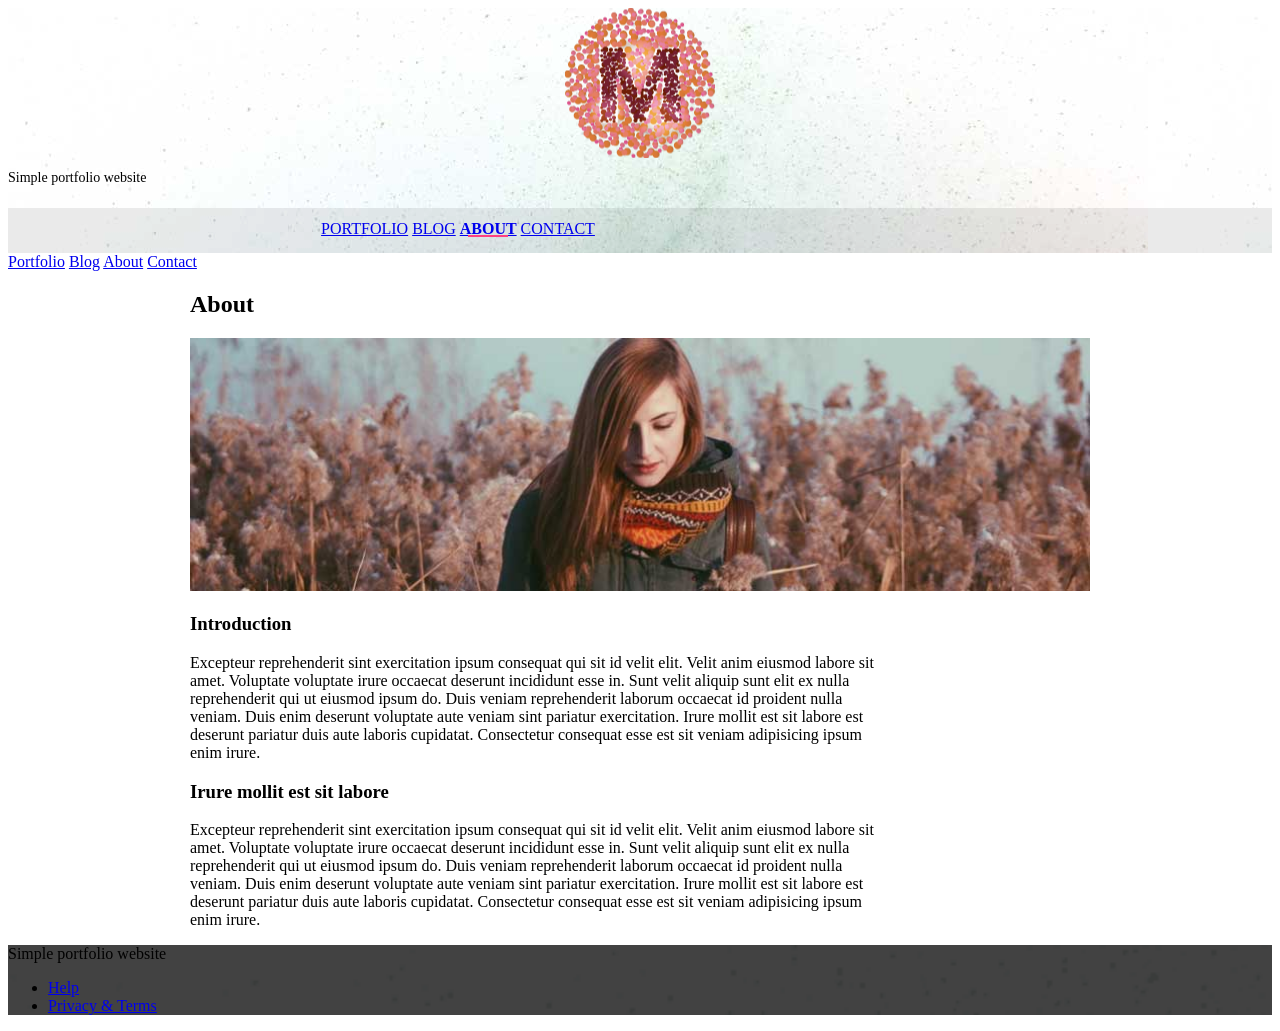
<file: about.html>
<!doctype html>
<!--
  Material Design Lite
  Copyright 2015 Google Inc. All rights reserved.

  Licensed under the Apache License, Version 2.0 (the "License");
  you may not use this file except in compliance with the License.
  You may obtain a copy of the License at

      https://www.apache.org/licenses/LICENSE-2.0

  Unless required by applicable law or agreed to in writing, software
  distributed under the License is distributed on an "AS IS" BASIS,
  WITHOUT WARRANTIES OR CONDITIONS OF ANY KIND, either express or implied.
  See the License for the specific language governing permissions and
  limitations under the License
-->
<html lang="en">

<head>
    <meta charset="utf-8">
    <meta http-equiv="X-UA-Compatible" content="IE=edge">
    <meta name="description" content="A portfolio template that uses Material Design Lite.">
    <meta name="viewport" content="width=device-width, initial-scale=1.0, minimum-scale=1.0">
    <title>UTS Audrico C14200195</title>
    <link rel="manifest" href="./manifest.json">
    <link rel="stylesheet" href="https://fonts.googleapis.com/css?family=Roboto:regular,bold,italic,thin,light,bolditalic,black,medium&amp;lang=en">
    <link rel="stylesheet" href="https://code.getmdl.io/1.3.0/material.grey-pink.min.css" />
    <link rel="stylesheet" href="styles.css" />
    <link rel="stylesheet" href="https://fonts.googleapis.com/icon?family=Material+Icons">
</head>

<body>
    <div class="mdl-layout mdl-js-layout mdl-layout--fixed-header">
        <header class="mdl-layout__header mdl-layout__header--waterfall portfolio-header">
            <div class="mdl-layout__header-row portfolio-logo-row">
                <span class="mdl-layout__title">
                    <div class="portfolio-logo"></div>
                    <span class="mdl-layout__title">Simple portfolio website</span>
                </span>
            </div>
            <div class="mdl-layout__header-row portfolio-navigation-row mdl-layout--large-screen-only">
                <nav class="mdl-navigation mdl-typography--body-1-force-preferred-font">
                    <a class="mdl-navigation__link" href="index.html">Portfolio</a>
                    <a class="mdl-navigation__link" href="blog.html">Blog</a>
                    <a class="mdl-navigation__link is-active" href="about.html">About</a>
                    <a class="mdl-navigation__link" href="contact.html">Contact</a>
                </nav>
            </div>
        </header>
        <div class="mdl-layout__drawer mdl-layout--small-screen-only">
            <nav class="mdl-navigation mdl-typography--body-1-force-preferred-font">
                <a class="mdl-navigation__link is-active" href="index.html">Portfolio</a>
                <a class="mdl-navigation__link" href="blog.html">Blog</a>
                <a class="mdl-navigation__link" href="about.html">About</a>
                <a class="mdl-navigation__link" href="contact.html">Contact</a>
            </nav>
        </div>
        <main class="mdl-layout__content">
            <div class="mdl-grid portfolio-max-width">

                <div class="mdl-cell mdl-cell--12-col mdl-card mdl-shadow--4dp">
                    <div class="mdl-card__title">
                        <h2 class="mdl-card__title-text">About</h2>
                    </div>
                    <div class="mdl-card__media">
                        <img class="article-image" src=" images/about-header.jpg" border="0" alt="">
                    </div>

                    <div class="mdl-grid portfolio-copy">
                        <h3 class="mdl-cell mdl-cell--12-col mdl-typography--headline">Introduction</h3>
                        <div class="mdl-cell mdl-cell--8-col mdl-card__supporting-text no-padding ">
                            <p>
                                Excepteur reprehenderit sint exercitation ipsum consequat qui sit id velit elit. Velit anim eiusmod labore sit amet. Voluptate voluptate irure occaecat deserunt incididunt esse in. Sunt velit aliquip sunt elit ex nulla reprehenderit qui ut eiusmod ipsum do. Duis veniam reprehenderit laborum occaecat id proident nulla veniam. Duis enim deserunt voluptate aute veniam sint pariatur exercitation. Irure mollit est sit labore est deserunt pariatur duis aute laboris cupidatat. Consectetur consequat esse est sit veniam adipisicing ipsum enim irure.
                            </p>
                        </div>




                        <h3 class="mdl-cell mdl-cell--12-col mdl-typography--headline">Irure mollit est sit labore</h3>

                        <div class="mdl-cell mdl-cell--8-col mdl-card__supporting-text no-padding ">
                            <p>
                                Excepteur reprehenderit sint exercitation ipsum consequat qui sit id velit elit. Velit anim eiusmod labore sit amet. Voluptate voluptate irure occaecat deserunt incididunt esse in. Sunt velit aliquip sunt elit ex nulla reprehenderit qui ut eiusmod ipsum do. Duis veniam reprehenderit laborum occaecat id proident nulla veniam. Duis enim deserunt voluptate aute veniam sint pariatur exercitation. Irure mollit est sit labore est deserunt pariatur duis aute laboris cupidatat. Consectetur consequat esse est sit veniam adipisicing ipsum enim irure.
                            </p>
                        </div>
                    </div>
                </div>


            </div>
            <footer class="mdl-mini-footer">
                <div class="mdl-mini-footer__left-section">
                    <div class="mdl-logo">Simple portfolio website</div>
                </div>
                <div class="mdl-mini-footer__right-section">
                    <ul class="mdl-mini-footer__link-list">
                        <li><a href="#">Help</a></li>
                        <li><a href="#">Privacy & Terms</a></li>
                    </ul>
                </div>
            </footer>
        </main>
    </div>
    <script src="https://code.getmdl.io/1.3.0/material.min.js"></script>
    <script src="./js/app.js"></script>
</body>

</html>
</file>
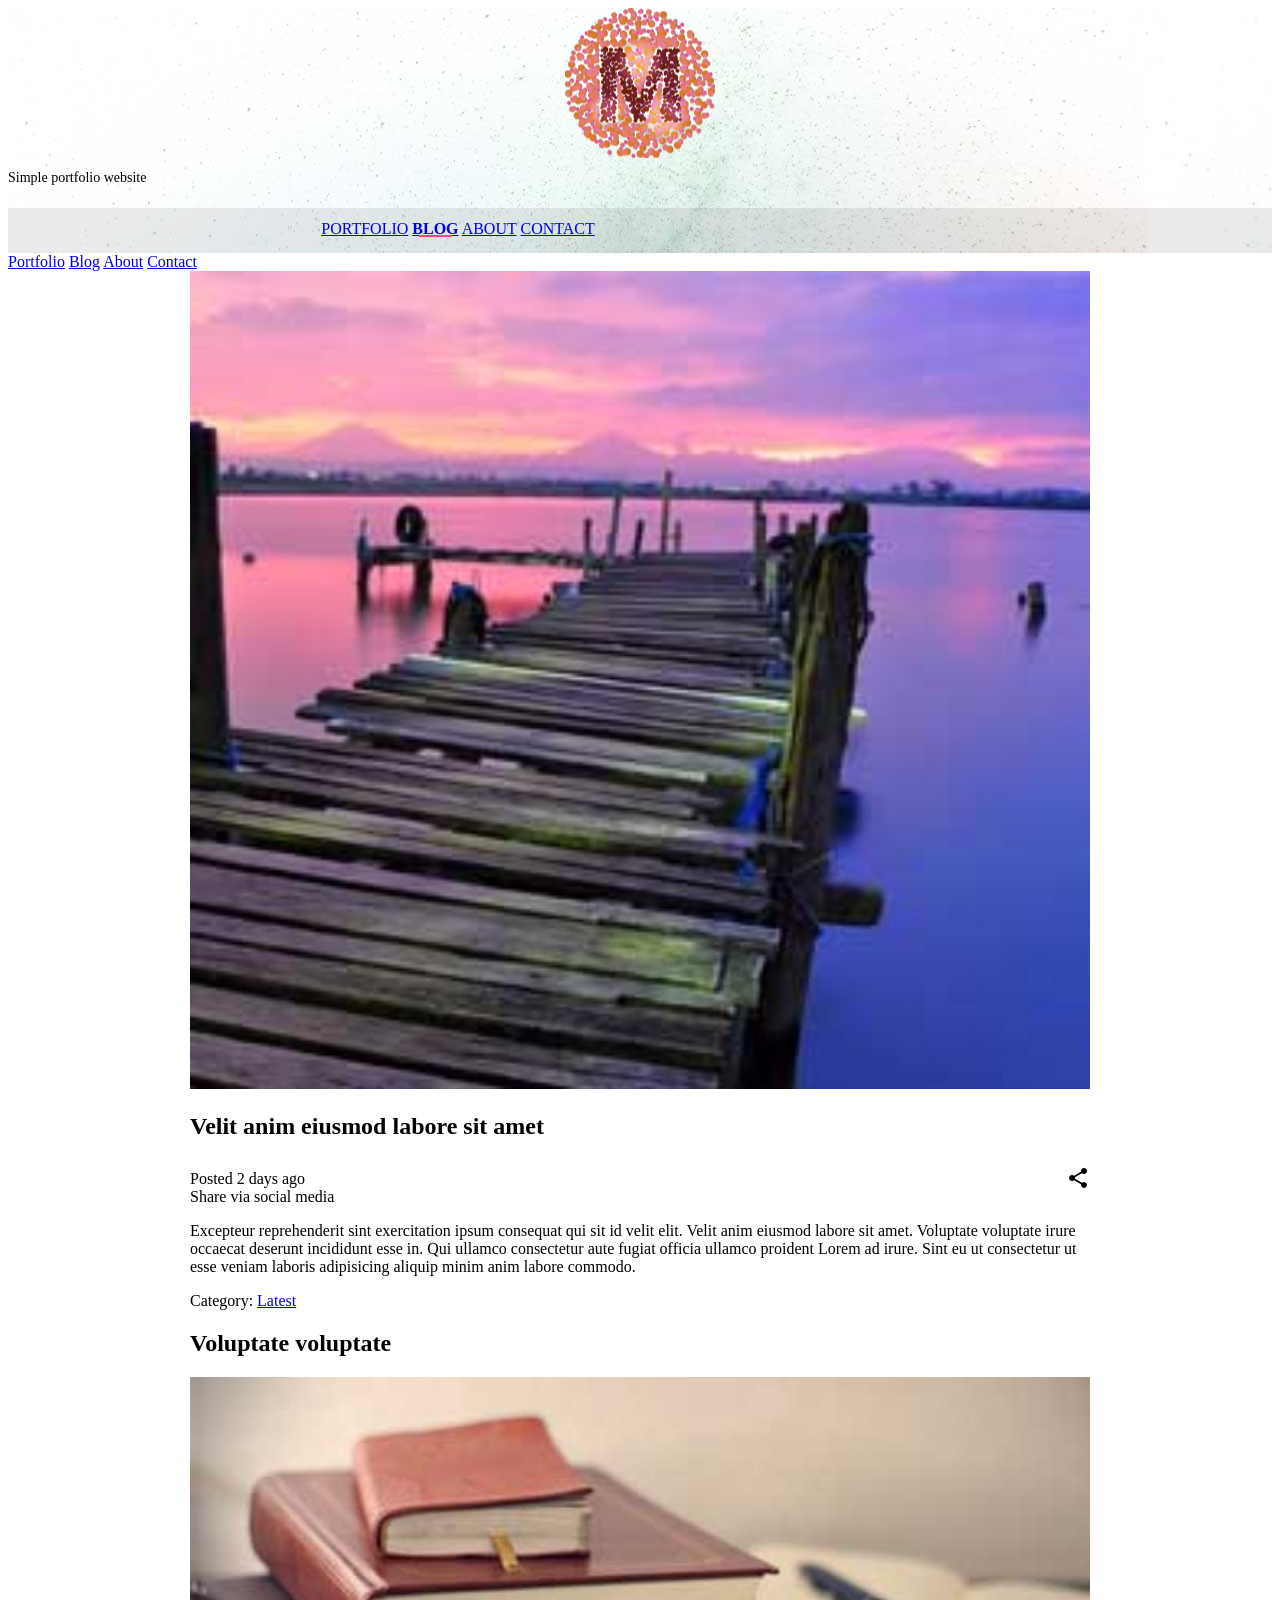
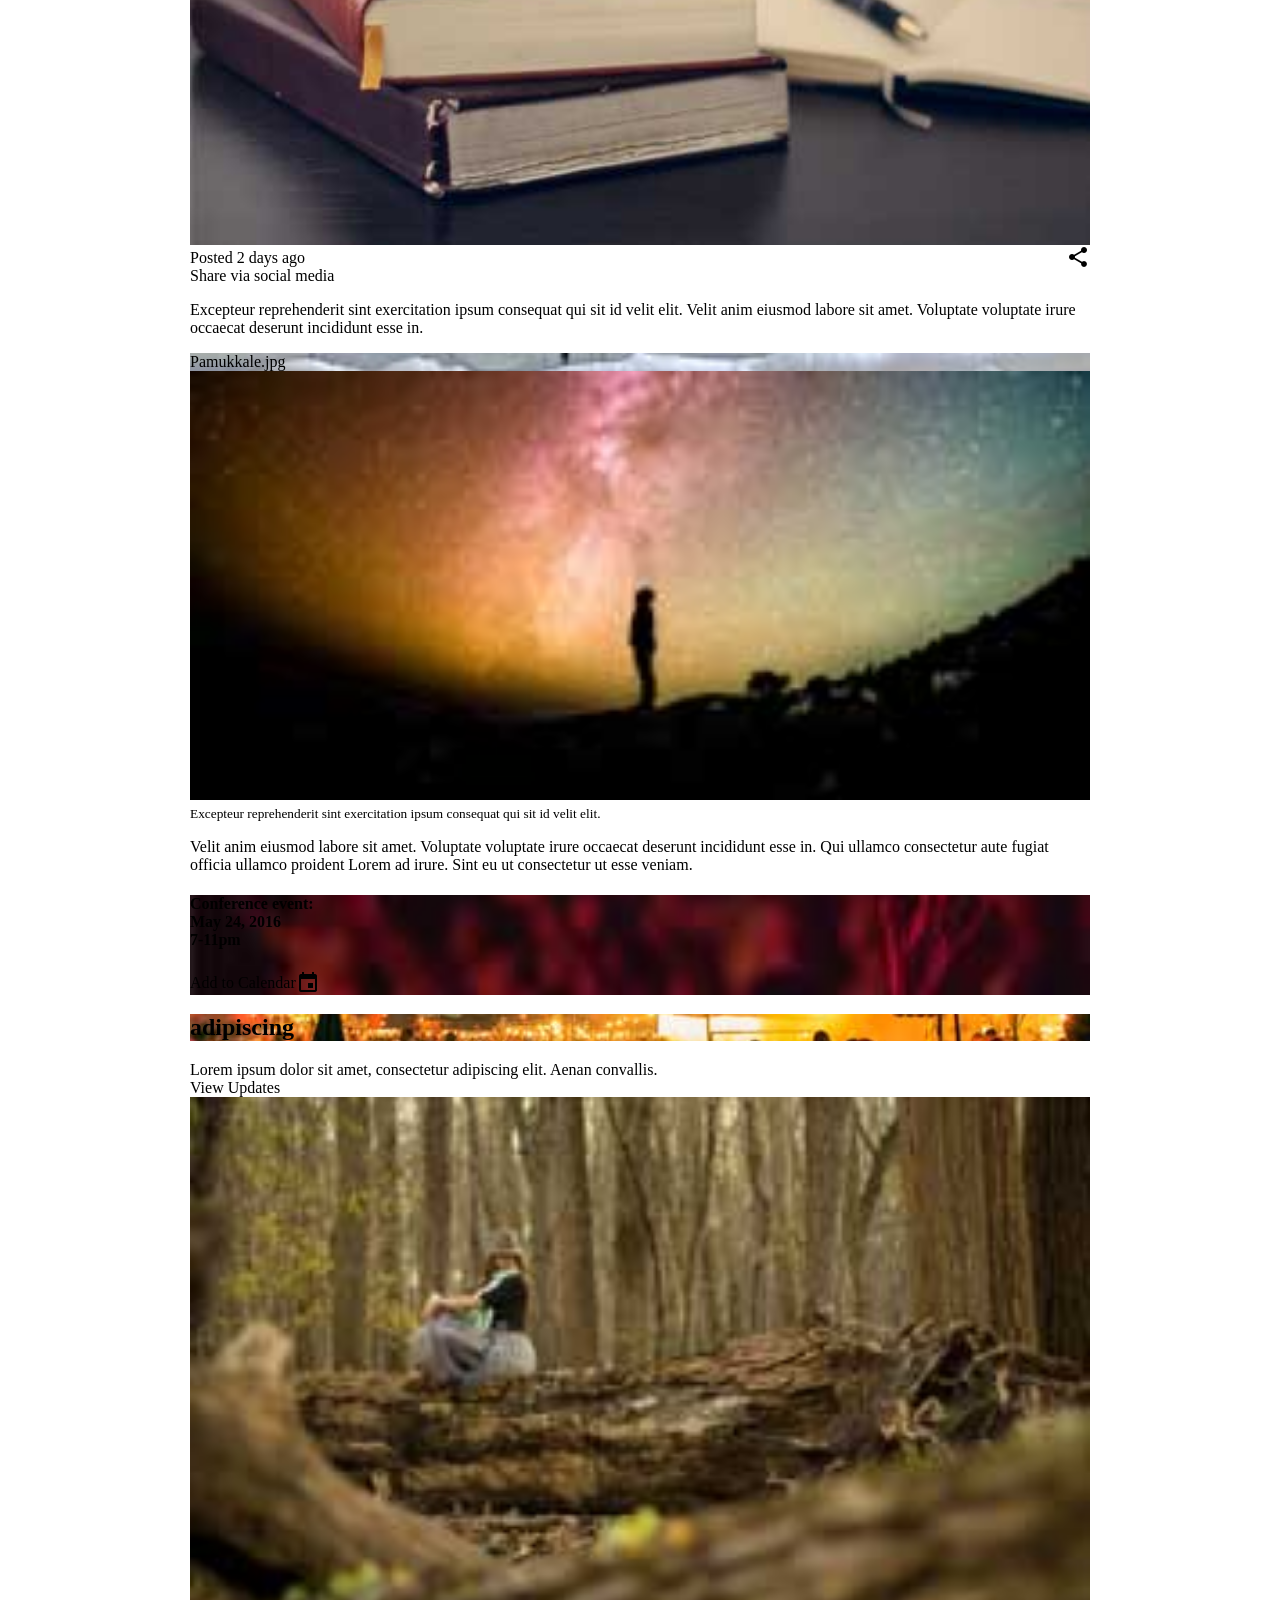
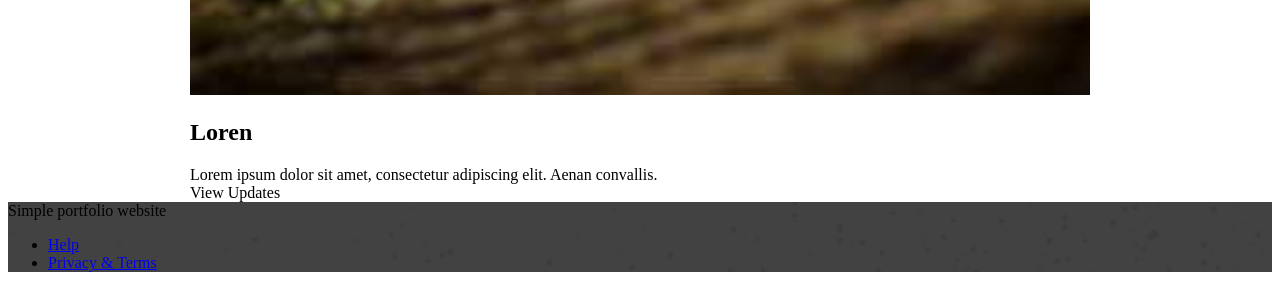
<file: blog.html>
<!doctype html>
<!--
  Material Design Lite
  Copyright 2015 Google Inc. All rights reserved.

  Licensed under the Apache License, Version 2.0 (the "License");
  you may not use this file except in compliance with the License.
  You may obtain a copy of the License at

      https://www.apache.org/licenses/LICENSE-2.0

  Unless required by applicable law or agreed to in writing, software
  distributed under the License is distributed on an "AS IS" BASIS,
  WITHOUT WARRANTIES OR CONDITIONS OF ANY KIND, either express or implied.
  See the License for the specific language governing permissions and
  limitations under the License
-->
<html lang="en">

<head>
    <meta charset="utf-8">
    <meta http-equiv="X-UA-Compatible" content="IE=edge">
    <meta name="description" content="A portfolio template that uses Material Design Lite.">
    <meta name="viewport" content="width=device-width, initial-scale=1.0, minimum-scale=1.0">
    <title>UTS Audrico C14200195</title>
    <link rel="manifest" href="./manifest.json">
    <link rel="stylesheet" href="https://fonts.googleapis.com/css?family=Roboto:regular,bold,italic,thin,light,bolditalic,black,medium&amp;lang=en">
    <link rel="stylesheet" href="https://code.getmdl.io/1.3.0/material.grey-pink.min.css" />
    <link rel="stylesheet" href="styles.css" />
    <link rel="stylesheet" href="https://fonts.googleapis.com/icon?family=Material+Icons">
</head>

<body>
    <div class="mdl-layout mdl-js-layout mdl-layout--fixed-header">
        <header class="mdl-layout__header mdl-layout__header--waterfall portfolio-header">
            <div class="mdl-layout__header-row portfolio-logo-row">
                <span class="mdl-layout__title">
                    <div class="portfolio-logo"></div>
                    <span class="mdl-layout__title">Simple portfolio website</span>
                </span>
            </div>
            <div class="mdl-layout__header-row portfolio-navigation-row mdl-layout--large-screen-only">
                <nav class="mdl-navigation mdl-typography--body-1-force-preferred-font">
                    <a class="mdl-navigation__link" href="index.html">Portfolio</a>
                    <a class="mdl-navigation__link  is-active" href="blog.html">Blog</a>
                    <a class="mdl-navigation__link" href="about.html">About</a>
                    <a class="mdl-navigation__link" href="contact.html">Contact</a>
                </nav>
            </div>
        </header>
        <div class="mdl-layout__drawer mdl-layout--small-screen-only">
            <nav class="mdl-navigation mdl-typography--body-1-force-preferred-font">
                <a class="mdl-navigation__link is-active" href="index.html">Portfolio</a>
                <a class="mdl-navigation__link" href="blog.html">Blog</a>
                <a class="mdl-navigation__link" href="about.html">About</a>
                <a class="mdl-navigation__link" href="contact.html">Contact</a>
            </nav>
        </div>
        <main class="mdl-layout__content">
            <div class="mdl-grid portfolio-max-width">
                <div class="mdl-grid mdl-cell mdl-cell--12-col mdl-cell--4-col-tablet mdl-card mdl-shadow--4dp">
                    <div class="mdl-card__media mdl-cell mdl-cell--12-col-tablet">
                        <img class="article-image" src=" images/example-blog01.jpg" border="0" alt="">
                    </div>
                    <div class="mdl-cell mdl-cell--8-col">
                        <h2 class="mdl-card__title-text">Velit anim eiusmod labore sit amet</h2>
                        <div class="mdl-card__supporting-text padding-top">
                            <span>Posted 2 days ago</span>
                            <div id="tt1" class=" icon material-icons portfolio-share-btn">share</div>
                            <div class="mdl-tooltip" for="tt1">
                                Share via social media
                            </div>
                        </div>
                        <div class="mdl-card__supporting-text no-left-padding">
                            <p>Excepteur reprehenderit sint exercitation ipsum consequat qui sit id velit elit. Velit anim eiusmod labore sit amet. Voluptate voluptate irure occaecat deserunt incididunt esse in. Qui ullamco consectetur aute fugiat officia ullamco proident Lorem ad irure. Sint eu ut consectetur ut esse veniam laboris adipisicing aliquip minim anim labore commodo.</p>
                            <span>Category: <a href="#">Latest</a></span>
                        </div>
                    </div>
                </div>
                <div class="mdl-cell mdl-cell--6-col mdl-cell--4-col-tablet mdl-card mdl-shadow--4dp">
                    <div class="mdl-card__title">
                        <h2 class="mdl-card__title-text">Voluptate voluptate</h2>
                    </div>
                    <div class="mdl-card__media">
                        <a href="#"> <img class="article-image" src=" images/example-blog02.jpg" border="0" alt=""></a>
                    </div>
                    <div class="mdl-card__supporting-text no-bottom-padding">
                        <span>Posted 2 days ago</span>
                        <div id="tt2" class=" icon material-icons portfolio-share-btn">share</div>
                        <div class="mdl-tooltip" for="tt2">
                            Share via social media
                        </div>
                    </div>
                    <div class="mdl-card__supporting-text">
                        <p>Excepteur reprehenderit sint exercitation ipsum consequat qui sit id velit elit. Velit anim eiusmod labore sit amet. Voluptate voluptate irure occaecat deserunt incididunt esse in.</p>
                    </div>
                </div>
                <div class="mdl-cell mdl-cell--3-col mdl-cell--4-col-tablet mdl-card mdl-card mdl-shadow--4dp portfolio-blog-card-full-bg  ">
                    <div class="mdl-card__title mdl-card--expand "></div>
                    <div class="mdl-card__actions">
                        <span class="demo-card-image__filename">Pamukkale.jpg</span>
                    </div>
                </div>
                <div class="mdl-cell mdl-cell--3-col mdl-cell--4-col-tablet mdl-card mdl-shadow--4dp ">
                    <div class="mdl-card__media">
                        <a href="#"> <img class="article-image" src=" images/example-blog04.jpg" border="0" alt=""></a>
                    </div>
                    <div class="mdl-card__supporting-text">
                        <small>Excepteur reprehenderit sint exercitation ipsum consequat qui sit id velit elit.</small>
                    </div>
                    <div class="mdl-card__supporting-text">
                        <p>Velit anim eiusmod labore sit amet. Voluptate voluptate irure occaecat deserunt incididunt esse in. Qui ullamco consectetur aute fugiat officia ullamco proident Lorem ad irure. Sint eu ut consectetur ut esse veniam.</p>
                    </div>
                </div>
                <div class="demo-card-event mdl-cell mdl-cell--3-col mdl-cell--4-col-tablet mdl-card mdl-card mdl-shadow--4dp portfolio-blog-card-event-bg mdl-color-text--white">
                    <div class="mdl-card__title mdl-card--expand">
                        <h4 class="mdl-color-text--white">
                          Conference event:<br>
                          May 24, 2016<br>
                          7-11pm
                        </h4>
                    </div>
                    <div class="mdl-card__actions mdl-card--border">
                        <a class="mdl-button mdl-button--colored mdl-js-button mdl-js-ripple-effect mdl-color-text--white">
                          Add to Calendar
                        </a>
                        <div class="mdl-layout-spacer"></div>
                        <i class="material-icons ">event</i>
                    </div>
                </div>
                <div class="mdl-cell mdl-cell--5-col mdl-cell--4-col-tablet mdl-card  mdl-card mdl-shadow--4dp">
                    <div class="mdl-card__title mdl-card--expand portfolio-blog-card-strip-bg mdl-color-text--white">
                        <h2 class="mdl-card__title-text">adipiscing</h2>
                    </div>
                    <div class="mdl-card__supporting-text">
                        Lorem ipsum dolor sit amet, consectetur adipiscing elit. Aenan convallis.
                    </div>
                    <div class="mdl-card__actions mdl-card--border">
                        <a class="mdl-button mdl-button--colored mdl-js-button mdl-js-ripple-effect mdl-button--accent">
                          View Updates
                        </a>
                    </div>
                </div>
                <div class="mdl-cell mdl-cell--4-col mdl-cell--4-col-tablet mdl-card  mdl-card mdl-shadow--4dp portfolio-blog-card-compact">
                    <div class="mdl-card__media">
                        <img class="article-image" src=" images/example-blog07.jpg" border="0" alt="">
                    </div>
                    <div class="mdl-card__title ">
                        <h2 class="mdl-card__title-text">Loren</h2>
                    </div>
                    <div class="mdl-card__supporting-text">
                        Lorem ipsum dolor sit amet, consectetur adipiscing elit. Aenan convallis.
                    </div>
                    <div class="mdl-card__actions mdl-card--border">
                        <a class="mdl-button mdl-button--colored mdl-js-button mdl-js-ripple-effect mdl-button--accent">
                          View Updates
                        </a>
                    </div>
                </div>
            </div>
            <footer class="mdl-mini-footer">
                <div class="mdl-mini-footer__left-section">
                    <div class="mdl-logo">Simple portfolio website</div>
                </div>
                <div class="mdl-mini-footer__right-section">
                    <ul class="mdl-mini-footer__link-list">
                        <li><a href="#">Help</a></li>
                        <li><a href="#">Privacy & Terms</a></li>
                    </ul>
                </div>
            </footer>
        </main>
    </div>
    <script src="https://code.getmdl.io/1.3.0/material.min.js"></script>
    <script src="./js/app.js"></script>
</body>

</html>
</file>
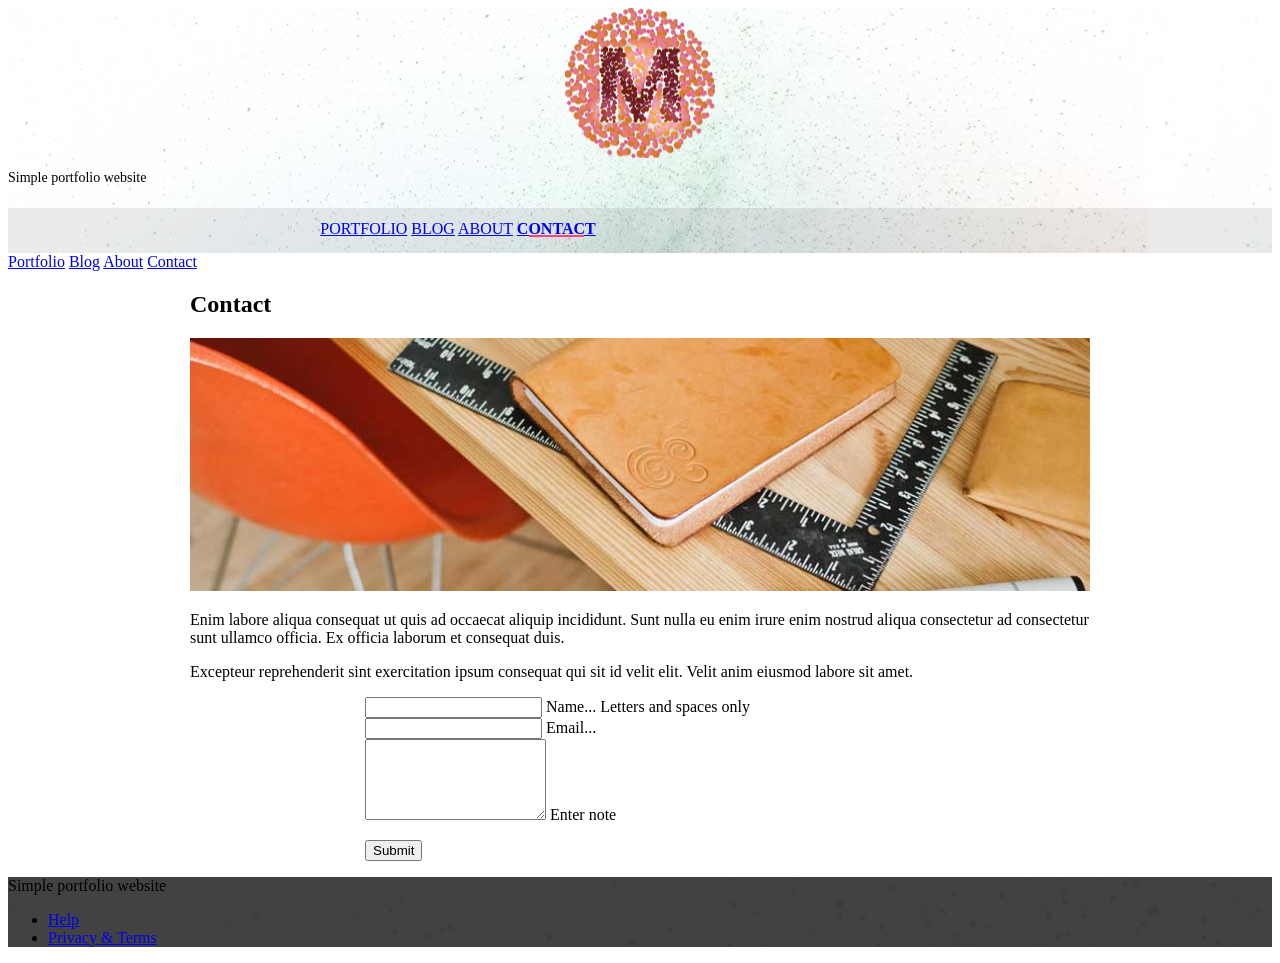
<file: contact.html>
<!doctype html>
<!--
  Material Design Lite
  Copyright 2015 Google Inc. All rights reserved.

  Licensed under the Apache License, Version 2.0 (the "License");
  you may not use this file except in compliance with the License.
  You may obtain a copy of the License at

      https://www.apache.org/licenses/LICENSE-2.0

  Unless required by applicable law or agreed to in writing, software
  distributed under the License is distributed on an "AS IS" BASIS,
  WITHOUT WARRANTIES OR CONDITIONS OF ANY KIND, either express or implied.
  See the License for the specific language governing permissions and
  limitations under the License
-->
<html lang="en">

<head>
    <meta charset="utf-8">
    <meta http-equiv="X-UA-Compatible" content="IE=edge">
    <meta name="description" content="A portfolio template that uses Material Design Lite.">
    <meta name="viewport" content="width=device-width, initial-scale=1.0, minimum-scale=1.0">
    <title>UTS Audrico C14200195</title>
    <link rel="manifest" href="./manifest.json">
    <link rel="stylesheet" href="https://fonts.googleapis.com/css?family=Roboto:regular,bold,italic,thin,light,bolditalic,black,medium&amp;lang=en">
    <link rel="stylesheet" href="https://code.getmdl.io/1.3.0/material.grey-pink.min.css" />
    <link rel="stylesheet" href="styles.css" />
    <link rel="stylesheet" href="https://fonts.googleapis.com/icon?family=Material+Icons">
</head>

<body>
    <div class="mdl-layout mdl-js-layout mdl-layout--fixed-header">
        <header class="mdl-layout__header mdl-layout__header--waterfall portfolio-header">
            <div class="mdl-layout__header-row portfolio-logo-row">
                <span class="mdl-layout__title">
                    <div class="portfolio-logo"></div>
                <span class="mdl-layout__title">Simple portfolio website</span>
                </span>
            </div>
            <div class="mdl-layout__header-row portfolio-navigation-row mdl-layout--large-screen-only">
                <nav class="mdl-navigation mdl-typography--body-1-force-preferred-font">
                    <a class="mdl-navigation__link " href="index.html">Portfolio</a>
                    <a class="mdl-navigation__link" href="blog.html">Blog</a>
                    <a class="mdl-navigation__link" href="about.html">About</a>
                    <a class="mdl-navigation__link is-active" href="contact.html">Contact</a>
                </nav>
            </div>
        </header>
        <div class="mdl-layout__drawer mdl-layout--small-screen-only">
            <nav class="mdl-navigation mdl-typography--body-1-force-preferred-font">
                <a class="mdl-navigation__link is-active" href="index.html">Portfolio</a>
                <a class="mdl-navigation__link" href="blog.html">Blog</a>
                <a class="mdl-navigation__link" href="about.html">About</a>
                <a class="mdl-navigation__link" href="contact.html">Contact</a>
            </nav>
        </div>
        <main class="mdl-layout__content">
            <div class="mdl-grid portfolio-max-width portfolio-contact">
                <div class="mdl-cell mdl-cell--12-col mdl-card mdl-shadow--4dp">
                    <div class="mdl-card__title">
                        <h2 class="mdl-card__title-text">Contact</h2>
                    </div>
                    <div class="mdl-card__media">
                        <img class="article-image" src=" images/contact-image.jpg" border="0" alt="">
                    </div>
                    <div class="mdl-card__supporting-text">
                        <p>
                            Enim labore aliqua consequat ut quis ad occaecat aliquip incididunt. Sunt nulla eu enim irure enim nostrud aliqua consectetur ad consectetur sunt ullamco officia. Ex officia laborum et consequat duis.
                        </p>
                        <p>
                            Excepteur reprehenderit sint exercitation ipsum consequat qui sit id velit elit. Velit anim eiusmod labore sit amet.
                        </p>
                        <form action="#" class="">
                            <div class="mdl-textfield mdl-js-textfield mdl-textfield--floating-label">
                                <input class="mdl-textfield__input" pattern="[A-Z,a-z, ]*" type="text" id="Name">
                                <label class="mdl-textfield__label" for="Name">Name...</label>
                                <span class="mdl-textfield__error">Letters and spaces only</span>
                            </div>
                            <div class="mdl-textfield mdl-js-textfield mdl-textfield--floating-label">
                                <input class="mdl-textfield__input" type="text" id="Email">
                                <label class="mdl-textfield__label" for="Email">Email...</label>
                            </div>
                            <div class="mdl-textfield mdl-js-textfield mdl-textfield--floating-label">
                                <textarea class="mdl-textfield__input" type="text" rows="5" id="note"></textarea>
                                <label class="mdl-textfield__label" for="note">Enter note</label>
                            </div>
                            <p>
                                <button class="mdl-button mdl-js-button mdl-button--raised mdl-js-ripple-effect mdl-button--accent" type="submit">
                                    Submit
                                </button>
                            </p>
                        </form>
                    </div>
                </div>
            </div>
            <footer class="mdl-mini-footer">
                <div class="mdl-mini-footer__left-section">
                    <div class="mdl-logo">Simple portfolio website</div>
                </div>
                <div class="mdl-mini-footer__right-section">
                    <ul class="mdl-mini-footer__link-list">
                        <li><a href="#">Help</a></li>
                        <li><a href="#">Privacy & Terms</a></li>
                    </ul>
                </div>
            </footer>
        </main>
    </div>
    <script src="https://code.getmdl.io/1.3.0/material.min.js"></script>
    <script src="./js/app.js"></script>
</body>

</html>
</file>
<file: wp-content/uploads/uag-plugin/assets/0/uag-css-56.css>
.wp-block-uagb-container.uagb-block-a1be7688 .uagb-container__shape-top svg{width: calc( 100% + 1.3px );}.wp-block-uagb-container.uagb-block-a1be7688 .uagb-container__shape.uagb-container__shape-top .uagb-container__shape-fill{fill: rgba(51,51,51,1);}.wp-block-uagb-container.uagb-block-a1be7688 .uagb-container__shape-bottom svg{width: calc( 100% + 1.3px );}.wp-block-uagb-container.uagb-block-a1be7688 .uagb-container__shape.uagb-container__shape-bottom .uagb-container__shape-fill{fill: rgba(51,51,51,1);}.wp-block-uagb-container.uagb-block-a1be7688 .uagb-container__video-wrap video{opacity: 0.3;}.wp-block-uagb-container.uagb-is-root-container .uagb-block-a1be7688{max-width: 100%;width: 100%;}.wp-block-uagb-container.uagb-is-root-container.alignfull.uagb-block-a1be7688 > .uagb-container-inner-blocks-wrap{--inner-content-custom-width: min( 100%, 700px);max-width: var(--inner-content-custom-width);width: 100%;flex-direction: column;align-items: center;justify-content: center;flex-wrap: nowrap;row-gap: 0px;column-gap: 0px;}.wp-block-uagb-container.uagb-block-a1be7688{box-shadow: 0px 0px   #00000070 ;padding-top: 120px;padding-bottom: 120px;padding-left: 40px;padding-right: 40px;margin-top:  !important;margin-bottom:  !important;overflow: visible;border-color: inherit;background-repeat: no-repeat;background-position: 50% 50%;background-size: cover;background-attachment: fixed;background-image: url(/wp-content/uploads/2024/05/pexels-photo-461060.jpeg);;background-clip: padding-box;row-gap: 0px;column-gap: 0px;}.wp-block-uagb-container.uagb-block-a1be7688::before{content: "";position: absolute;pointer-events: none;top: -0px;left: -0px;width: calc(100% + 0px + 0px);height: calc(100% + 0px + 0px);border-color: inherit;background: var(--ast-global-color-7);opacity: 0.7;}.uagb-block-5c2a4b94 .uagb-ifb-icon{width: 30px;line-height: 30px;}.uagb-block-5c2a4b94 .uagb-ifb-icon > span{font-size: 30px;width: 30px;line-height: 30px;color: #333;}.uagb-block-5c2a4b94 .uagb-ifb-icon svg{fill: #333;}.uagb-block-5c2a4b94.uagb-infobox__content-wrap .uagb-ifb-icon-wrap svg{width: 30px;height: 30px;line-height: 30px;font-size: 30px;color: #333;fill: #333;}.uagb-block-5c2a4b94 .uagb-ifb-content .uagb-ifb-icon-wrap svg{line-height: 30px;font-size: 30px;color: #333;fill: #333;}.uagb-block-5c2a4b94 .uagb-iconbox-icon-wrap{margin: auto;display: inline-flex;align-items: center;justify-content: center;box-sizing: content-box;width: 30px;height: 30px;line-height: 30px;padding-left: 0px;padding-right: 0px;padding-top: 0px;padding-bottom: 0px;}.uagb-block-5c2a4b94.uagb-infobox__content-wrap .uagb-ifb-icon-wrap > svg{padding-left: 0px;padding-right: 0px;padding-top: 0px;padding-bottom: 0px;}.uagb-block-5c2a4b94.uagb-infobox__content-wrap .uagb-ifb-content .uagb-ifb-icon-wrap > svg{padding-left: 0px;padding-right: 0px;padding-top: 0px;padding-bottom: 0px;}.uagb-block-5c2a4b94 .uagb-ifb-content .uagb-ifb-left-title-image svg{width: 30px;line-height: 30px;font-size: 30px;color: #333;fill: #333;}.uagb-block-5c2a4b94 .uagb-ifb-content .uagb-ifb-right-title-image svg{width: 30px;line-height: 30px;font-size: 30px;color: #333;fill: #333;}.uagb-block-5c2a4b94 .uagb-infobox__content-wrap .uagb-ifb-imgicon-wrap{padding-left: 0px;padding-right: 0px;padding-top: 0px;padding-bottom: 0px;}.uagb-block-5c2a4b94 .uagb-infobox .uagb-ifb-image-content img{border-radius: 0px;}.uagb-block-5c2a4b94.uagb-infobox__content-wrap img{padding-left: 0px;padding-right: 0px;padding-top: 0px;padding-bottom: 0px;border-radius: 0px;}.uagb-block-5c2a4b94.uagb-infobox__content-wrap .uagb-ifb-content .uagb-ifb-right-title-image > img{padding-left: 0px;padding-right: 0px;padding-top: 0px;padding-bottom: 0px;border-radius: 0px;}.uagb-block-5c2a4b94.uagb-infobox__content-wrap .uagb-ifb-content .uagb-ifb-left-title-image > img{padding-left: 0px;padding-right: 0px;padding-top: 0px;padding-bottom: 0px;border-radius: 0px;}.uagb-block-5c2a4b94.uagb-infobox__content-wrap .uagb-ifb-content > img{padding-left: 0px;padding-right: 0px;padding-top: 0px;padding-bottom: 0px;border-radius: 0px;}.uagb-block-5c2a4b94 .uagb-ifb-title-wrap .uagb-ifb-title-prefix{color: #ffffff;margin-bottom: 24px;margin-top: 24px;margin-left: 0px;margin-right: 0px;}.uagb-block-5c2a4b94.wp-block-uagb-info-box .uagb-ifb-title{color: #ffffff;margin-bottom: 40px;margin-top: 0px;margin-left: 0px;margin-right: 0px;}.uagb-block-5c2a4b94.wp-block-uagb-info-box .uagb-ifb-desc{margin-bottom: 20px;}.uagb-block-5c2a4b94 .uagb-ifb-separator{width: 80px;border-top-width: 3px;border-top-color: #ffffff;border-top-style: solid;margin-bottom: 0px;margin-top: 0px;margin-left: 0px;margin-right: 0px;}.uagb-block-5c2a4b94 .uagb-infobox__content-wrap .uagb-ifb-separator{width: 80px;border-top-width: 3px;border-top-color: #ffffff;border-top-style: solid;}.uagb-block-5c2a4b94 .uagb-ifb-align-icon-after{margin-left: 5px;}.uagb-block-5c2a4b94 .uagb-ifb-align-icon-before{margin-right: 5px;}.uagb-block-5c2a4b94.uagb-infobox__content-wrap .uagb-ifb-content svg{box-sizing: content-box;}.uagb-block-5c2a4b94.uagb-infobox__content-wrap .uagb-ifb-content img{box-sizing: content-box;}.uagb-block-5c2a4b94 .uagb-infobox__content-wrap{text-align: center;}.uagb-block-5c2a4b94.uagb-infobox-icon-above-title{text-align: center;}.uagb-block-5c2a4b94.uagb-infobox__content-wrap:not(.wp-block-uagb-info-box--has-margin){padding-top: 0px;padding-right: 0px;padding-bottom: 0px;padding-left: 0px;}.uagb-block-5c2a4b94.uagb-infobox__content-wrap.wp-block-uagb-info-box--has-margin .uagb-infobox-margin-wrapper{padding-top: 0px;padding-right: 0px;padding-bottom: 0px;padding-left: 0px;margin-top: 0px;margin-right: 0px;margin-bottom: 0px;margin-left: 0px;}.uagb-block-5c2a4b94.uagb-infobox__content-wrap .uagb-infobox-cta-link > svg {margin-left: 5px;}@media only screen and (max-width: 976px) {.wp-block-uagb-container.uagb-is-root-container .uagb-block-a1be7688{width: 100%;}.wp-block-uagb-container.uagb-is-root-container.alignfull.uagb-block-a1be7688 > .uagb-container-inner-blocks-wrap{--inner-content-custom-width: min( 100%, 650px);max-width: var(--inner-content-custom-width);width: 100%;}.wp-block-uagb-container.uagb-block-a1be7688{padding-top: 80px;padding-bottom: 80px;padding-left: 32px;padding-right: 32px;margin-top:  !important;margin-bottom:  !important;background-attachment: scroll;background-clip: padding-box;}.wp-block-uagb-container.uagb-block-a1be7688::before{top: -0px;left: -0px;width: calc(100% + 0px + 0px);height: calc(100% + 0px + 0px);}.uagb-block-5c2a4b94 .uagb-ifb-title-wrap .uagb-ifb-title-prefix{margin-bottom: 14px;margin-top: 14px;margin-left: 0px;margin-right: 0px;}.uagb-block-5c2a4b94.wp-block-uagb-info-box .uagb-ifb-title{margin-bottom: 24px;margin-top: 0px;margin-left: 0px;margin-right: 0px;}.uagb-block-5c2a4b94.uagb-infobox__content-wrap .uagb-ifb-icon-wrap > svg{width: 30px;height: 30px;line-height: 30px;font-size: 30px;}.uagb-block-5c2a4b94.uagb-infobox__content-wrap .uagb-ifb-content .uagb-ifb-icon-wrap > svg{line-height: 30px;font-size: 30px;}.uagb-block-5c2a4b94.uagb-infobox__content-wrap .uagb-ifb-content img{box-sizing: content-box;}.uagb-block-5c2a4b94 .uagb-ifb-icon{width: 30px;line-height: 30px;}.uagb-block-5c2a4b94 .uagb-ifb-icon > span{font-size: 30px;width: 30px;line-height: 30px;}.uagb-block-5c2a4b94 .uagb-iconbox-icon-wrap{width: 30px;height: 30px;line-height: 30px;}.uagb-block-5c2a4b94 .uagb-ifb-content .uagb-ifb-left-title-image > svg{width: 30px;line-height: 30px;font-size: 30px;}.uagb-block-5c2a4b94 .uagb-ifb-content .uagb-ifb-right-title-image > svg{width: 30px;line-height: 30px;font-size: 30px;}.uagb-block-5c2a4b94.uagb-infobox__content-wrap .uagb-infobox-cta-link > svg {margin-left: 5px;}.uagb-block-5c2a4b94 .uagb-ifb-title{font-size: 16px;line-height: 1.3em;}}@media only screen and (max-width: 767px) {.wp-block-uagb-container.uagb-is-root-container .uagb-block-a1be7688{max-width: 100%;width: 100%;}.wp-block-uagb-container.uagb-is-root-container.alignfull.uagb-block-a1be7688 > .uagb-container-inner-blocks-wrap{--inner-content-custom-width: min( 100%, 767px);max-width: var(--inner-content-custom-width);width: 100%;flex-wrap: wrap;}.wp-block-uagb-container.uagb-block-a1be7688{padding-top: 64px;padding-bottom: 64px;padding-left: 24px;padding-right: 24px;margin-top:  !important;margin-bottom:  !important;background-clip: padding-box;}.wp-block-uagb-container.uagb-block-a1be7688::before{top: -0px;left: -0px;width: calc(100% + 0px + 0px);height: calc(100% + 0px + 0px);}.uagb-block-5c2a4b94.uagb-infobox__content-wrap .uagb-ifb-separator{margin-bottom: 0px;margin-top: 0px;margin-left: 0px;margin-right: 0px;}.uagb-block-5c2a4b94.uagb-infobox__content-wrap .uagb-ifb-icon-wrap > svg{width: 30px;height: 30px;line-height: 30px;font-size: 30px;}.uagb-block-5c2a4b94.uagb-infobox__content-wrap .uagb-ifb-content .uagb-ifb-icon-wrap > svg{line-height: 30px;font-size: 30px;}.uagb-block-5c2a4b94 .uagb-ifb-content .uagb-ifb-left-title-image > svg{width: 30px;line-height: 30px;font-size: 30px;}.uagb-block-5c2a4b94 .uagb-ifb-content .uagb-ifb-right-title-image > svg{width: 30px;line-height: 30px;font-size: 30px;}.uagb-block-5c2a4b94 .uagb-ifb-separator{width: 48px;}.uagb-block-5c2a4b94.uagb-infobox__content-wrap .uagb-ifb-content img{box-sizing: content-box;}.uagb-block-5c2a4b94 .uagb-ifb-icon{width: 30px;line-height: 30px;}.uagb-block-5c2a4b94 .uagb-ifb-icon > span{font-size: 30px;width: 30px;line-height: 30px;}.uagb-block-5c2a4b94 .uagb-iconbox-icon-wrap{width: 30px;height: 30px;line-height: 30px;}.uagb-block-5c2a4b94.uagb-infobox__content-wrap:not(.wp-block-uagb-info-box--has-margin){padding-top: 0px;padding-right: 0px;padding-bottom: 0px;padding-left: 0px;}.uagb-block-5c2a4b94.uagb-infobox__content-wrap.wp-block-uagb-info-box--has-margin .uagb-infobox-margin-wrapper{padding-top: 0px;padding-right: 0px;padding-bottom: 0px;padding-left: 0px;margin-top: 0px;margin-right: 0px;margin-bottom: 0px;margin-left: 0px;}.uagb-block-5c2a4b94.uagb-infobox__content-wrap .uagb-infobox-cta-link > svg {margin-left: 5px;}.uagb-block-5c2a4b94 .uagb-ifb-title{font-size: 16px;line-height: 1.3em;}}.wp-block-uagb-container{display:flex;position:relative;box-sizing:border-box;transition-property:box-shadow;transition-duration:0.2s;transition-timing-function:ease}.wp-block-uagb-container .spectra-container-link-overlay{bottom:0;left:0;position:absolute;right:0;top:0;z-index:10}.wp-block-uagb-container.uagb-is-root-container{margin-left:auto;margin-right:auto}.wp-block-uagb-container.alignfull.uagb-is-root-container .uagb-container-inner-blocks-wrap{display:flex;position:relative;box-sizing:border-box;margin-left:auto !important;margin-right:auto !important}.wp-block-uagb-container .uagb-container__video-wrap{height:100%;width:100%;top:0;left:0;position:absolute;overflow:hidden;-webkit-transition:opacity 1s;-o-transition:opacity 1s;transition:opacity 1s}.wp-block-uagb-container .uagb-container__video-wrap video{max-width:100%;width:100%;height:100%;margin:0;line-height:1;border:none;display:inline-block;vertical-align:baseline;-o-object-fit:cover;object-fit:cover;background-size:cover}.wp-block-uagb-container.uagb-layout-grid{display:grid;width:100%}.wp-block-uagb-container.uagb-layout-grid>.uagb-container-inner-blocks-wrap{display:inherit;width:inherit}.wp-block-uagb-container.uagb-layout-grid>.uagb-container-inner-blocks-wrap>.wp-block-uagb-container{max-width:unset !important;width:unset !important}.wp-block-uagb-container.uagb-layout-grid>.wp-block-uagb-container{max-width:unset !important;width:unset !important}.wp-block-uagb-container.uagb-layout-grid.uagb-is-root-container{margin-left:auto;margin-right:auto}.wp-block-uagb-container.uagb-layout-grid.uagb-is-root-container>.wp-block-uagb-container{max-width:unset !important;width:unset !important}.wp-block-uagb-container.uagb-layout-grid.alignwide.uagb-is-root-container{margin-left:auto;margin-right:auto}.wp-block-uagb-container.uagb-layout-grid.alignfull.uagb-is-root-container .uagb-container-inner-blocks-wrap{display:inherit;position:relative;box-sizing:border-box;margin-left:auto !important;margin-right:auto !important}body .wp-block-uagb-container>.uagb-container-inner-blocks-wrap>*:not(.wp-block-uagb-container):not(.wp-block-uagb-column):not(.wp-block-uagb-container):not(.wp-block-uagb-section):not(.uagb-container__shape):not(.uagb-container__video-wrap):not(.wp-block-spectra-pro-register):not(.wp-block-spectra-pro-login):not(.uagb-slider-container):not(.spectra-image-gallery__control-lightbox):not(.wp-block-uagb-info-box),body .wp-block-uagb-container>.uagb-container-inner-blocks-wrap,body .wp-block-uagb-container>*:not(.wp-block-uagb-container):not(.wp-block-uagb-column):not(.wp-block-uagb-container):not(.wp-block-uagb-section):not(.uagb-container__shape):not(.uagb-container__video-wrap):not(.wp-block-uagb-image):not(.wp-block-spectra-pro-register):not(.wp-block-spectra-pro-login):not(.uagb-slider-container):not(.spectra-container-link-overlay):not(.spectra-image-gallery__control-lightbox):not(.wp-block-uagb-lottie):not(.uagb-faq__outer-wrap){min-width:unset !important;width:100%;position:relative}body .ast-container .wp-block-uagb-container>.uagb-container-inner-blocks-wrap>.wp-block-uagb-container>ul,body .ast-container .wp-block-uagb-container>.uagb-container-inner-blocks-wrap>.wp-block-uagb-container ol,body .ast-container .wp-block-uagb-container>.uagb-container-inner-blocks-wrap>ul,body .ast-container .wp-block-uagb-container>.uagb-container-inner-blocks-wrap ol{max-width:-webkit-fill-available;margin-block-start:0;margin-block-end:0;margin-left:20px}.ast-plain-container .editor-styles-wrapper .block-editor-block-list__layout.is-root-container .uagb-is-root-container.wp-block-uagb-container.alignwide{margin-left:auto;margin-right:auto}.uagb-container__shape{overflow:hidden;position:absolute;left:0;width:100%;line-height:0;direction:ltr}.uagb-container__shape-top{top:-3px}.uagb-container__shape-bottom{bottom:-3px}.uagb-container__shape.uagb-container__invert.uagb-container__shape-bottom,.uagb-container__shape.uagb-container__invert.uagb-container__shape-top{-webkit-transform:rotate(180deg);-ms-transform:rotate(180deg);transform:rotate(180deg)}.uagb-container__shape.uagb-container__shape-flip svg{transform:translateX(-50%) rotateY(180deg)}.uagb-container__shape svg{display:block;width:-webkit-calc(100% + 1.3px);width:calc(100% + 1.3px);position:relative;left:50%;-webkit-transform:translateX(-50%);-ms-transform:translateX(-50%);transform:translateX(-50%)}.uagb-container__shape .uagb-container__shape-fill{-webkit-transform-origin:center;-ms-transform-origin:center;transform-origin:center;-webkit-transform:rotateY(0deg);transform:rotateY(0deg)}.uagb-container__shape.uagb-container__shape-above-content{z-index:9;pointer-events:none}.nv-single-page-wrap .nv-content-wrap.entry-content .wp-block-uagb-container.alignfull{margin-left:calc(50% - 50vw);margin-right:calc(50% - 50vw)}@media only screen and (max-width: 767px){.wp-block-uagb-container .wp-block-uagb-advanced-heading{width:-webkit-fill-available}}
.uagb-ifb-content>svg *{-webkit-transition:all 0.2s;-o-transition:all 0.2s;transition:all 0.2s}.uagb-ifb-content>svg,.uagb-ifb-content{display:inline-block}.uagb-ifb-content>svg{vertical-align:middle;width:inherit;height:inherit;font-style:initial}.uagb-ifb-content .uagb-ifb-icon-wrap svg{box-sizing:content-box;width:inherit;height:inherit}.uagb-ifb-button-wrapper:empty{display:none}div.uagb-ifb-button-wrapper a.uagb-infobox-cta-link,div.uagb-ifb-cta a.uagb-infobox-cta-link,.entry .entry-content a.uagb-infobox-cta-link,a.uagb-infobox-link-wrap,.entry .entry-content a.uagb-infobox-link-wrap{text-decoration:none;align-items:center}.uagb-infobox-icon-left-title.uagb-infobox-image-valign-middle .uagb-ifb-title-wrap,.uagb-infobox-icon-right-title.uagb-infobox-image-valign-middle .uagb-ifb-title-wrap,.uagb-infobox-image-valign-middle .uagb-ifb-icon-wrap,.uagb-infobox-image-valign-middle .uagb-ifb-image-content,.uagb-infobox-icon-left.uagb-infobox-image-valign-middle .uagb-ifb-content,.uagb-infobox-icon-right.uagb-infobox-image-valign-middle .uagb-ifb-content{-ms-flex-item-align:center;-webkit-align-self:center;align-self:center}.uagb-infobox-icon-left-title.uagb-infobox-image-valign-top .uagb-ifb-title-wrap,.uagb-infobox-icon-right-title.uagb-infobox-image-valign-top .uagb-ifb-title-wrap,.uagb-infobox-image-valign-top .uagb-ifb-icon-wrap,.uagb-infobox-image-valign-top .uagb-ifb-image-content,.uagb-infobox-icon-left.uagb-infobox-image-valign-top .uagb-ifb-content,.uagb-infobox-icon-right.uagb-infobox-image-valign-top .uagb-ifb-content{-webkit-align-self:self-start;align-self:self-start}.uagb-infobox-left{justify-content:flex-start;text-align:left;-webkit-box-pack:start;-ms-flex-pack:start;-webkit-justify-content:flex-start;-moz-box-pack:start}.uagb-infobox-center{justify-content:center;text-align:center;-webkit-box-pack:center;-ms-flex-pack:center;-webkit-justify-content:center;-moz-box-pack:center}.uagb-infobox-right{justify-content:flex-end;text-align:right;-webkit-box-pack:end;-ms-flex-pack:end;-webkit-justify-content:flex-end;-moz-box-pack:end}.uagb-infobox-icon-above-title.uagb-infobox__content-wrap,.uagb-infobox-icon-below-title.uagb-infobox__content-wrap{display:block;width:100%}.uagb-infobox-icon-left-title .uagb-ifb-content>svg,.uagb-infobox-icon-left .uagb-ifb-content>svg{margin-right:10px}.uagb-infobox-icon-right-title .uagb-ifb-content>svg,.uagb-infobox-icon-right .uagb-ifb-content>svg{margin-left:10px}.uagb-infobox-icon-left.uagb-infobox__content-wrap,.uagb-infobox-icon-right.uagb-infobox__content-wrap,.uagb-infobox-icon-left-title .uagb-ifb-left-title-image,.uagb-infobox-icon-right-title .uagb-ifb-right-title-image{display:-webkit-box;display:-ms-flexbox;display:-webkit-flex;display:-moz-box;display:flex;-js-display:flex}.uagb-infobox-icon-left-title .uagb-ifb-left-title-image .uagb-ifb-image-content,.uagb-infobox-icon-right-title .uagb-ifb-right-title-image .uagb-ifb-image-content,.uagb-infobox-icon-left .uagb-ifb-image-content,.uagb-infobox-icon-right .uagb-ifb-image-content{flex-shrink:0;line-height:0}.uagb-infobox-icon-left-title .uagb-ifb-left-title-image .uagb-ifb-title-wrap,.uagb-infobox-icon-right-title .uagb-ifb-right-title-image .uagb-ifb-title-wrap,.uagb-infobox-icon-left .uagb-ifb-content,.uagb-infobox-icon-right .uagb-ifb-content{flex-grow:1}.uagb-infobox-icon-right.uagb-infobox__content-wrap,.uagb-infobox-icon-right-title .uagb-ifb-right-title-image{-webkit-box-pack:end;-ms-flex-pack:end;-webkit-justify-content:flex-end;-moz-box-pack:end;justify-content:flex-end}.uagb-ifb-content img{position:relative;display:inline-block;line-height:0;width:auto;height:auto !important;max-width:100%;border-radius:inherit;-webkit-box-sizing:content-box;-moz-box-sizing:content-box;-webkit-border-radius:inherit}.uagb-infobox-module-link{position:absolute;top:0;right:0;bottom:0;left:0;z-index:4;width:100%;height:100%}.uagb-edit-mode .uagb-infobox-module-link{z-index:2}.uagb-infobox-link-icon-after{margin-right:0;margin-left:5px}.uagb-infobox-link-icon-before{margin-right:5px;margin-left:0}.uagb-infobox-link-icon{-webkit-transition:all 200ms linear;transition:all 200ms linear}.uagb-infobox__content-wrap{box-sizing:border-box;position:relative;width:100%;word-break:break-word;z-index:1}.uagb-ifb-separator{display:inline-block;margin:0;border-top-color:#333;border-top-style:solid;border-top-width:2px;line-height:0}.uagb-ifb-button-wrapper{line-height:1}.uagb-ifb-button-wrapper.uagb-ifb-button-type-text .uagb-infobox-cta-link.wp-block-button__link{background-color:unset;border:none}.uagb-ifb-button-wrapper.uagb-ifb-button-type-text .uagb-infobox-cta-link.wp-block-button__link:hover{background-color:unset;border-color:unset}.uagb-ifb-button-wrapper .uagb-infobox-cta-link{cursor:pointer}.uagb-ifb-button-wrapper .wp-block-button__link svg,.uagb-ifb-button-wrapper .ast-outline-button svg{fill:currentColor}.uagb-infobox__content-wrap a{-webkit-box-shadow:none;box-shadow:none;text-decoration:none}.uagb-ifb-title-wrap{width:100%}.uagb-ifb-title{margin-block-start:0}.uagb-ifb-title-wrap .uagb-ifb-title-prefix{display:block;padding:0;margin:0}.uagb-infobox__content-wrap.uagb-infobox__content-wrap{position:relative}.uagb-ifb-content{width:100%}.uagb-infobox__content-wrap.uagb-infobox,.uagb-ifb-content,.uagb-ifb-title-wrap,.uagb-ifb-title-prefix *,svg.dashicon.dashicons-upload{z-index:1}a.uagb-infobox-link-wrap{color:inherit}.uagb-ifb-content p:empty{display:none}.uagb-infobox__content-wrap .uagb-ifb-content img{display:inline-block;max-width:100%}.uagb-infobox__content-wrap .uagb-ifb-content svg{display:inline-block}.uagb-infobox__content-wrap .uagb-ifb-icon-wrap,.uagb-infobox-icon-left .uagb-ifb-image-content,.uagb-infobox-icon-right .uagb-ifb-image-content{box-sizing:content-box}.uagb-infobox-cta-link>svg{vertical-align:middle;width:15px;height:15px;font-size:15px}.uagb-infobox-cta-link{display:inline-flex}.block-editor-page #wpwrap .uagb-infobox-cta-link svg,.uagb-infobox-cta-link svg{font-style:normal}.uagb-infobox-icon-left-title .uagb-ifb-icon-wrap,.uagb-infobox-icon-left .uagb-ifb-icon-wrap{margin-right:10px;line-height:0}.uagb-infobox-icon-right-title .uagb-ifb-icon-wrap,.uagb-infobox-icon-right .uagb-ifb-icon-wrap{margin-left:10px;line-height:0}.uagb-infobox-icon-left .uagb-ifb-left-right-wrap,.uagb-infobox-icon-right .uagb-ifb-left-right-wrap,.uagb-infobox-icon-left-title .uagb-ifb-left-title-image,.uagb-infobox-icon-right-title .uagb-ifb-right-title-image{display:-webkit-box;display:-ms-flexbox;display:flex}.uagb-infobox-icon-right .uagb-ifb-left-right-wrap,.uagb-infobox-icon-right-title .uagb-ifb-right-title-image{-webkit-box-pack:end;-ms-flex-pack:end;-webkit-justify-content:flex-end;-moz-box-pack:end;justify-content:flex-end}a.uagb-infbox__link-to-all{position:absolute;top:0;left:0;z-index:3;width:100%;height:100%;box-shadow:none;text-decoration:none;-webkit-box-shadow:none}@media only screen and (max-width: 976px){.uagb-infobox-stacked-tablet.uagb-infobox__content-wrap .uagb-ifb-image-content{padding:0;margin-bottom:20px}.uagb-infobox-stacked-tablet.uagb-reverse-order-tablet.uagb-infobox__content-wrap{display:-webkit-inline-box;display:-ms-inline-flexbox;display:-webkit-inline-flex;display:-moz-inline-box;display:inline-flex;flex-direction:column-reverse;-js-display:inline-flex;-webkit-box-orient:vertical;-webkit-box-direction:reverse;-ms-flex-direction:column-reverse;-webkit-flex-direction:column-reverse;-moz-box-orient:vertical;-moz-box-direction:reverse}.uagb-infobox-stacked-tablet.uagb-infobox__content-wrap .uagb-ifb-content,.uagb-infobox-stacked-tablet.uagb-infobox__content-wrap .uagb-ifb-icon-wrap,.uagb-infobox-stacked-tablet.uagb-infobox__content-wrap .uagb-ifb-image-content{display:block;width:100%;text-align:center}.uagb-infobox-stacked-tablet.uagb-infobox__content-wrap .uagb-ifb-icon-wrap,.uagb-infobox-stacked-tablet.uagb-infobox__content-wrap .uagb-ifb-image-content{margin-right:0;margin-left:0}.uagb-infobox-stacked-tablet.uagb-infobox__content-wrap{display:inline-block}.uagb-infobox-icon-left-title.uagb-infobox-stacked-tablet .uagb-ifb-image-content,.uagb-infobox-icon-left-title.uagb-infobox-stacked-tablet .uagb-ifb-icon-wrap,.uagb-infobox-icon-left.uagb-infobox-stacked-tablet .uagb-ifb-image-content,.uagb-infobox-icon-left.uagb-infobox-stacked-tablet .uagb-ifb-icon-wrap{margin-right:0}.uagb-infobox-icon-right-title.uagb-infobox-stacked-tablet .uagb-ifb-image-content,.uagb-infobox-icon-right-title.uagb-infobox-stacked-tablet .uagb-ifb-icon-wrap,.uagb-infobox-icon-right.uagb-infobox-stacked-tablet .uagb-ifb-image-content,.uagb-infobox-icon-right.uagb-infobox-stacked-tablet .uagb-ifb-icon-wrap{margin-left:0}.uagb-infobox-icon-left-title .uagb-ifb-separator{margin:10px 0}}@media screen and (max-width: 767px){.uagb-infobox-stacked-mobile.uagb-infobox__content-wrap{display:inline-block}.uagb-infobox-stacked-mobile.uagb-infobox__content-wrap .uagb-ifb-image-content,.uagb-infobox-stacked-mobile.uagb-infobox__content-wrap .uagb-ifb-icon-wrap{padding:0;margin-bottom:20px;margin-right:0;margin-left:0}.uagb-infobox-stacked-mobile.uagb-infobox__content-wrap.uagb-reverse-order-mobile{display:-webkit-inline-box;display:-ms-inline-flexbox;display:-webkit-inline-flex;display:-moz-inline-box;display:inline-flex;flex-direction:column-reverse;-js-display:inline-flex;-webkit-box-orient:vertical;-webkit-box-direction:reverse;-ms-flex-direction:column-reverse;-webkit-flex-direction:column-reverse;-moz-box-orient:vertical;-moz-box-direction:reverse}.uagb-infobox-stacked-mobile.uagb-infobox__content-wrap .uagb-ifb-image-content,.uagb-infobox-stacked-mobile.uagb-infobox__content-wrap .uagb-ifb-icon-wrap,.uagb-infobox-stacked-mobile.uagb-infobox__content-wrap .uagb-ifb-content{display:block;width:100%;text-align:center}.uagb-infobox-icon-left-title.uagb-infobox-stacked-mobile .uagb-ifb-image-content,.uagb-infobox-icon-left-title.uagb-infobox-stacked-mobile .uagb-ifb-icon-wrap,.uagb-infobox-icon-left.uagb-infobox-stacked-mobile .uagb-ifb-image-content,.uagb-infobox-icon-left.uagb-infobox-stacked-mobile .uagb-ifb-icon-wrap{margin-right:0}.uagb-infobox-icon-right-title.uagb-infobox-stacked-mobile .uagb-ifb-image-content,.uagb-infobox-icon-right-title.uagb-infobox-stacked-mobile .uagb-ifb-icon-wrap,.uagb-infobox-icon-right.uagb-infobox-stacked-mobile .uagb-ifb-image-content,.uagb-infobox-icon-right.uagb-infobox-stacked-mobile .uagb-ifb-icon-wrap{margin-left:0}.uagb-infobox-icon-left-title .uagb-ifb-separator{margin:10px 0}}.uagb-ifb-icon svg{width:inherit;height:inherit;vertical-align:middle}.uagb-ifb-button-icon{height:15px;width:15px;font-size:15px;vertical-align:middle}.uagb-ifb-button-icon svg{height:inherit;width:inherit;display:inline-block}.uagb-ifb-button-icon.uagb-ifb-align-icon-after{float:right}.uagb-ifb-cta-button{display:inline-block}.uagb-disable-link{pointer-events:none}@media only screen and (min-width: 977px){.uagb-infobox-margin-wrapper{display:flex}}.uagb-ifb-content .uagb-ifb-desc p:last-child{margin-bottom:0}
.wp-block-uagb-image{display:flex}.wp-block-uagb-image__figure{position:relative;display:flex;flex-direction:column;max-width:100%;height:auto;margin:0}.wp-block-uagb-image__figure img{height:auto;display:flex;max-width:100%;transition:box-shadow 0.2s ease}.wp-block-uagb-image__figure>a{display:inline-block}.wp-block-uagb-image__figure figcaption{text-align:center;margin-top:0.5em;margin-bottom:1em}.wp-block-uagb-image .components-placeholder.block-editor-media-placeholder .components-placeholder__instructions{align-self:center}.wp-block-uagb-image--align-left{text-align:left}.wp-block-uagb-image--align-right{text-align:right}.wp-block-uagb-image--align-center{text-align:center}.wp-block-uagb-image--align-full .wp-block-uagb-image__figure{margin-left:calc(50% - 50vw);margin-right:calc(50% - 50vw);max-width:100vw;width:100vw;height:auto}.wp-block-uagb-image--align-full .wp-block-uagb-image__figure img{height:auto;width:100% !important}.wp-block-uagb-image--align-wide .wp-block-uagb-image__figure img{height:auto;width:100%}.wp-block-uagb-image--layout-overlay__color-wrapper{position:absolute;left:0;top:0;right:0;bottom:0;opacity:0.2;background:rgba(0,0,0,0.5);transition:opacity 0.35s ease-in-out}.wp-block-uagb-image--layout-overlay-link{position:absolute;left:0;right:0;bottom:0;top:0}.wp-block-uagb-image--layout-overlay .wp-block-uagb-image__figure:hover .wp-block-uagb-image--layout-overlay__color-wrapper{opacity:1}.wp-block-uagb-image--layout-overlay__inner{position:absolute;left:15px;right:15px;bottom:15px;top:15px;display:flex;align-items:center;justify-content:center;flex-direction:column;border-color:#fff;transition:0.35s ease-in-out}.wp-block-uagb-image--layout-overlay__inner.top-left,.wp-block-uagb-image--layout-overlay__inner.top-center,.wp-block-uagb-image--layout-overlay__inner.top-right{justify-content:flex-start}.wp-block-uagb-image--layout-overlay__inner.bottom-left,.wp-block-uagb-image--layout-overlay__inner.bottom-center,.wp-block-uagb-image--layout-overlay__inner.bottom-right{justify-content:flex-end}.wp-block-uagb-image--layout-overlay__inner.top-left,.wp-block-uagb-image--layout-overlay__inner.center-left,.wp-block-uagb-image--layout-overlay__inner.bottom-left{align-items:flex-start}.wp-block-uagb-image--layout-overlay__inner.top-right,.wp-block-uagb-image--layout-overlay__inner.center-right,.wp-block-uagb-image--layout-overlay__inner.bottom-right{align-items:flex-end}.wp-block-uagb-image--layout-overlay__inner .uagb-image-heading{color:#fff;transition:transform 0.35s, opacity 0.35s ease-in-out;transform:translate3d(0, 24px, 0);margin:0;line-height:1em}.wp-block-uagb-image--layout-overlay__inner .uagb-image-separator{width:30%;border-top-width:2px;border-top-color:#fff;border-top-style:solid;margin-bottom:10px;opacity:0;transition:transform 0.4s, opacity 0.4s ease-in-out;transform:translate3d(0, 30px, 0)}.wp-block-uagb-image--layout-overlay__inner .uagb-image-caption{opacity:0;overflow:visible;color:#fff;transition:transform 0.45s, opacity 0.45s ease-in-out;transform:translate3d(0, 35px, 0)}.wp-block-uagb-image--layout-overlay__inner:hover .uagb-image-heading,.wp-block-uagb-image--layout-overlay__inner:hover .uagb-image-separator,.wp-block-uagb-image--layout-overlay__inner:hover .uagb-image-caption{opacity:1;transform:translate3d(0, 0, 0)}.wp-block-uagb-image--effect-zoomin .wp-block-uagb-image__figure img,.wp-block-uagb-image--effect-zoomin .wp-block-uagb-image__figure .wp-block-uagb-image--layout-overlay__color-wrapper{transform:scale(1);transition:transform 0.35s ease-in-out}.wp-block-uagb-image--effect-zoomin .wp-block-uagb-image__figure:hover img,.wp-block-uagb-image--effect-zoomin .wp-block-uagb-image__figure:hover .wp-block-uagb-image--layout-overlay__color-wrapper{transform:scale(1.05)}.wp-block-uagb-image--effect-slide .wp-block-uagb-image__figure img,.wp-block-uagb-image--effect-slide .wp-block-uagb-image__figure .wp-block-uagb-image--layout-overlay__color-wrapper{width:calc(100% + 40px) !important;max-width:none !important;transform:translate3d(-40px, 0, 0);transition:transform 0.35s ease-in-out}.wp-block-uagb-image--effect-slide .wp-block-uagb-image__figure:hover img,.wp-block-uagb-image--effect-slide .wp-block-uagb-image__figure:hover .wp-block-uagb-image--layout-overlay__color-wrapper{transform:translate3d(0, 0, 0)}.wp-block-uagb-image--effect-grayscale img{filter:grayscale(0%);transition:0.35s ease-in-out}.wp-block-uagb-image--effect-grayscale:hover img{filter:grayscale(100%)}.wp-block-uagb-image--effect-blur img{filter:blur(0);transition:0.35s ease-in-out}.wp-block-uagb-image--effect-blur:hover img{filter:blur(3px)}
.wp-block-uagb-advanced-heading h1,.wp-block-uagb-advanced-heading h2,.wp-block-uagb-advanced-heading h3,.wp-block-uagb-advanced-heading h4,.wp-block-uagb-advanced-heading h5,.wp-block-uagb-advanced-heading h6,.wp-block-uagb-advanced-heading p,.wp-block-uagb-advanced-heading div{word-break:break-word}.wp-block-uagb-advanced-heading .uagb-heading-text{margin:0}.wp-block-uagb-advanced-heading .uagb-desc-text{margin:0}.wp-block-uagb-advanced-heading .uagb-separator{font-size:0;border-top-style:solid;display:inline-block;margin:0 0 10px 0}.wp-block-uagb-advanced-heading .uagb-highlight{color:#f78a0c;border:0;transition:all 0.3s ease}.uag-highlight-toolbar{border-left:0;border-top:0;border-bottom:0;border-radius:0;border-right-color:#1e1e1e}.uag-highlight-toolbar .components-button{border-radius:0;outline:none}.uag-highlight-toolbar .components-button.is-primary{color:#fff}
.wp-block-uagb-testimonial.uagb-slick-carousel ul.slick-dots{margin-bottom:20px}.uagb-testimonial__wrap{box-sizing:border-box}.uagb-testimonial__wrap,.uagb-testimonial__wrap *{transition:all 0.2s}.uagb-icon-wrap .uagb-icon{display:inline-block}.uagb-tm__image,.uagb-testimonial__wrap,.uagb-tm__content,.uagb-tm__text-wrap{position:relative}.uagb-tm__imgicon-style-circle .uagb-tm__image img{border-radius:100%}.uagb-tm__imgicon-style-square .uagb-tm__image img{border-radius:0%}.uagb-tm__image img,.slick-slide .uagb-tm__image img{display:inline-block;box-sizing:content-box}.uagb-tm__content{overflow:hidden;text-align:center;word-break:break-word;border-radius:inherit;display:grid}.uagb-tm__image-position-left .uagb-tm__content,.uagb-tm__image-position-right .uagb-tm__content{display:flex}.uagb-tm__meta-inner{display:inline;width:100%;line-height:1}.uagb-tm__image-position-bottom .uagb-tm__image-content,.uagb-tm__image-position-bottom .uagb-testimonial-details{display:table-cell;vertical-align:middle}.uagb-tm__image-position-bottom .uagb-tm__image-content{padding-right:10px}.uagb-tm__author-name,.uagb-tm__company{display:block}.uagb-tm__image-aligned-middle .uagb-tm__image-content{align-self:center}.uagb-tm__author-name{font-size:30px;line-height:16px}.uagb-tm__company{font-size:15px;font-style:normal;line-height:16px;color:#888}.uagb-tm__overlay{height:100%;width:100%;top:0;left:0;position:absolute;background:transparent}.uagb-tm__items{visibility:hidden}.uagb-tm__items.slick-initialized{visibility:visible}.uagb-tm__image-position-top .uagb-tm__image-content{display:flex;justify-content:center}.uagb-slick-carousel.uagb-tm__arrow-outside .slick-next{right:-45px}.uagb-slick-carousel.uagb-tm__arrow-inside .slick-prev{left:25px;z-index:1}.uagb-slick-carousel.uagb-tm__arrow-inside .slick-next{right:25px}[dir="rtl"] .uagb-tm__arrow-inside.uagb-slick-carousel .slick-prev{left:auto;right:25px}[dir="rtl"] .uagb-tm__arrow-inside.uagb-slick-carousel .slick-next{left:25px;right:auto}[dir="rtl"] .uagb-tm__arrow-outside.uagb-slick-carousel .slick-prev{right:auto;left:-45px}[dir="rtl"] .uagb-tm__arrow-outside.uagb-slick-carousel .slick-next{left:auto;right:-45px}@media (min-width: 1025px){.wp-block-uagb-testimonial.uagb-post__carousel_notset .slick-slide:last-child .uagb-testimonial__wrap{padding-right:0}.wp-block-uagb-testimonial.uagb-post__carousel_notset .slick-slide:first-child .uagb-testimonial__wrap{padding-left:0}.wp-block-uagb-testimonial.uagb-post__carousel_notset .uagb-testimonial__wrap{margin-bottom:0}}@media (max-width: 976px){.wp-block-uagb-testimonial.uagb-post__carousel_notset-tablet .uagb-testimonial__wrap{margin-bottom:0}.wp-block-uagb-testimonial.uagb-post__carousel_notset-tablet .slick-slide:last-child .uagb-testimonial__wrap{padding-right:0}.wp-block-uagb-testimonial.uagb-post__carousel_notset-tablet .slick-slide:first-child .uagb-testimonial__wrap{padding-left:0}.uagb-tm-stacked-tablet.uagb-tm__image-position-bottom .uagb-tm__image-content,.uagb-tm-stacked-tablet.uagb-tm__image-position-bottom .uagb-testimonial-details{display:block;vertical-align:middle}.uagb-tm-stacked-tablet.uagb-tm__image-position-left .uagb-tm__content,.uagb-tm-stacked-tablet.uagb-tm__image-position-right .uagb-tm__content{display:block}.uagb-tm-stacked-tablet.uagb-tm__image-position-right.uagb-tm-reverse-order-tablet .uagb-tm__content{display:inline-flex;flex-direction:column-reverse}.uagb-tm-stacked-tablet.uagb-tm__image-aligned-top .uagb-tm__image-content{display:inline-flex;align-self:center}.uagb-slick-carousel.uagb-tm__arrow-outside .slick-prev{left:-10px;z-index:1}.uagb-slick-carousel.uagb-tm__arrow-outside .slick-next{right:-10px}[dir="rtl"] .uagb-slick-carousel.uagb-tm__arrow-outside .slick-prev{left:auto;right:15px}[dir="rtl"] .uagb-slick-carousel.uagb-tm__arrow-outside .slick-next{left:15px;right:auto}}@media (max-width: 768px){.wp-block-uagb-testimonial.uagb-post__carousel_notset-mobile .uagb-testimonial__wrap{margin-bottom:0}.wp-block-uagb-testimonial.uagb-post__carousel_notset-mobile .slick-slide:last-child .uagb-testimonial__wrap{padding-right:0}.wp-block-uagb-testimonial.uagb-post__carousel_notset-mobile .slick-slide:first-child .uagb-testimonial__wrap{padding-left:0}.uagb-tm-stacked-mobile.uagb-tm__image-position-bottom .uagb-tm__image-content,.uagb-tm-stacked-mobile.uagb-tm__image-position-bottom .uagb-testimonial-details{display:block;vertical-align:middle}.uagb-tm-stacked-mobile.uagb-tm__image-position-left .uagb-tm__content,.uagb-tm-stacked-mobile.uagb-tm__image-position-right .uagb-tm__content{display:block}.uagb-tm-stacked-mobile.uagb-tm__image-position-right.uagb-tm-reverse-order-mobile .uagb-tm__content{display:inline-flex;flex-direction:column-reverse}.uagb-tm-stacked-mobile.uagb-tm__image-aligned-top .uagb-tm__image-content{display:inline-flex;align-self:center}}.entry-content .wp-block-uagb-testimonial .is-carousel ul.slick-dots{padding:unset}
.wp-block-uagb-star-rating{display:flex}.wp-block-uagb-star-rating .uag-star-rating__title{margin:0}.wp-block-uagb-star-rating .uag-star-rating{display:flex;align-items:center}.wp-block-uagb-star-rating .uag-star{color:#ccd6df;display:inline-block;line-height:0.75em}
.wp-block-uagb-container.uagb-block-cd77220d .uagb-container__shape-top svg{width: calc( 100% + 1.3px );}.wp-block-uagb-container.uagb-block-cd77220d .uagb-container__shape.uagb-container__shape-top .uagb-container__shape-fill{fill: rgba(51,51,51,1);}.wp-block-uagb-container.uagb-block-cd77220d .uagb-container__shape-bottom svg{width: calc( 100% + 1.3px );}.wp-block-uagb-container.uagb-block-cd77220d .uagb-container__shape.uagb-container__shape-bottom .uagb-container__shape-fill{fill: rgba(51,51,51,1);}.wp-block-uagb-container.uagb-block-cd77220d .uagb-container__video-wrap video{opacity: 0.3;}.wp-block-uagb-container.uagb-is-root-container .uagb-block-cd77220d{max-width: 100%;width: 100%;}.wp-block-uagb-container.uagb-is-root-container.alignfull.uagb-block-cd77220d > .uagb-container-inner-blocks-wrap{--inner-content-custom-width: min( 100%, 900px);max-width: var(--inner-content-custom-width);width: 100%;flex-direction: column;align-items: center;justify-content: center;flex-wrap: nowrap;row-gap: 0px;column-gap: 0px;}.wp-block-uagb-container.uagb-block-cd77220d{box-shadow: 0px 0px   #00000070 ;padding-top: 220px;padding-bottom: 220px;padding-left: 40px;padding-right: 40px;margin-top:  !important;margin-bottom:  !important;overflow: visible;border-color: inherit;background-repeat: no-repeat;background-position: 50% 50%;background-size: cover;background-attachment: fixed;background-image: url(/wp-content/uploads/2024/05/pexels-photo-205961.jpeg);;background-clip: padding-box;row-gap: 0px;column-gap: 0px;}.wp-block-uagb-container.uagb-block-cd77220d::before{content: "";position: absolute;pointer-events: none;top: -0px;left: -0px;width: calc(100% + 0px + 0px);height: calc(100% + 0px + 0px);border-color: inherit;background: var(--ast-global-color-7);opacity: 0.7;}.uagb-block-d3223aa3 .uagb-ifb-icon{width: 30px;line-height: 30px;}.uagb-block-d3223aa3 .uagb-ifb-icon > span{font-size: 30px;width: 30px;line-height: 30px;color: #333;}.uagb-block-d3223aa3 .uagb-ifb-icon svg{fill: #333;}.uagb-block-d3223aa3.uagb-infobox__content-wrap .uagb-ifb-icon-wrap svg{width: 30px;height: 30px;line-height: 30px;font-size: 30px;color: #333;fill: #333;}.uagb-block-d3223aa3 .uagb-ifb-content .uagb-ifb-icon-wrap svg{line-height: 30px;font-size: 30px;color: #333;fill: #333;}.uagb-block-d3223aa3 .uagb-iconbox-icon-wrap{margin: auto;display: inline-flex;align-items: center;justify-content: center;box-sizing: content-box;width: 30px;height: 30px;line-height: 30px;padding-left: 0px;padding-right: 0px;padding-top: 0px;padding-bottom: 0px;}.uagb-block-d3223aa3.uagb-infobox__content-wrap .uagb-ifb-icon-wrap > svg{padding-left: 0px;padding-right: 0px;padding-top: 0px;padding-bottom: 0px;}.uagb-block-d3223aa3.uagb-infobox__content-wrap .uagb-ifb-content .uagb-ifb-icon-wrap > svg{padding-left: 0px;padding-right: 0px;padding-top: 0px;padding-bottom: 0px;}.uagb-block-d3223aa3 .uagb-ifb-content .uagb-ifb-left-title-image svg{width: 30px;line-height: 30px;font-size: 30px;color: #333;fill: #333;}.uagb-block-d3223aa3 .uagb-ifb-content .uagb-ifb-right-title-image svg{width: 30px;line-height: 30px;font-size: 30px;color: #333;fill: #333;}.uagb-block-d3223aa3 .uagb-infobox__content-wrap .uagb-ifb-imgicon-wrap{padding-left: 0px;padding-right: 0px;padding-top: 0px;padding-bottom: 0px;}.uagb-block-d3223aa3 .uagb-infobox .uagb-ifb-image-content img{border-radius: 0px;}.uagb-block-d3223aa3.uagb-infobox__content-wrap img{padding-left: 0px;padding-right: 0px;padding-top: 0px;padding-bottom: 0px;border-radius: 0px;}.uagb-block-d3223aa3.uagb-infobox__content-wrap .uagb-ifb-content .uagb-ifb-right-title-image > img{padding-left: 0px;padding-right: 0px;padding-top: 0px;padding-bottom: 0px;border-radius: 0px;}.uagb-block-d3223aa3.uagb-infobox__content-wrap .uagb-ifb-content .uagb-ifb-left-title-image > img{padding-left: 0px;padding-right: 0px;padding-top: 0px;padding-bottom: 0px;border-radius: 0px;}.uagb-block-d3223aa3.uagb-infobox__content-wrap .uagb-ifb-content > img{padding-left: 0px;padding-right: 0px;padding-top: 0px;padding-bottom: 0px;border-radius: 0px;}.uagb-block-d3223aa3 .uagb-ifb-title-wrap .uagb-ifb-title-prefix{color: #ffffff;margin-bottom: 14px;margin-top: 0px;margin-left: 0px;margin-right: 0px;}.uagb-block-d3223aa3.wp-block-uagb-info-box .uagb-ifb-title{color: #ffffff;margin-bottom: 40px;margin-top: 0px;margin-left: 0px;margin-right: 0px;}.uagb-block-d3223aa3.wp-block-uagb-info-box .uagb-ifb-desc{margin-bottom: 20px;}.uagb-block-d3223aa3 .uagb-ifb-separator{width: 30%;border-top-width: 2px;border-top-color: #333;border-top-style: solid;margin-bottom: 0px;}.uagb-block-d3223aa3 .uagb-infobox__content-wrap .uagb-ifb-separator{width: 30%;border-top-width: 2px;border-top-color: #333;border-top-style: solid;}.uagb-block-d3223aa3 .uagb-ifb-align-icon-after{margin-left: 5px;}.uagb-block-d3223aa3 .uagb-ifb-align-icon-before{margin-right: 5px;}.uagb-block-d3223aa3.uagb-infobox__content-wrap .uagb-ifb-content svg{box-sizing: content-box;}.uagb-block-d3223aa3.uagb-infobox__content-wrap .uagb-ifb-content img{box-sizing: content-box;}.uagb-block-d3223aa3 .uagb-infobox__content-wrap{text-align: center;}.uagb-block-d3223aa3.uagb-infobox-icon-above-title{text-align: center;}.uagb-block-d3223aa3.uagb-infobox__content-wrap:not(.wp-block-uagb-info-box--has-margin){padding-top: 0px;padding-right: 0px;padding-bottom: 0px;padding-left: 0px;}.uagb-block-d3223aa3.uagb-infobox__content-wrap.wp-block-uagb-info-box--has-margin .uagb-infobox-margin-wrapper{padding-top: 0px;padding-right: 0px;padding-bottom: 0px;padding-left: 0px;margin-top: 0px;margin-right: 0px;margin-bottom: 0px;margin-left: 0px;}.uagb-block-d3223aa3.uagb-infobox__content-wrap .uagb-infobox-cta-link > svg {margin-left: 5px;}.uagb-block-d3223aa3 .uagb-ifb-title-prefix{font-weight: 700;font-size: 18px;line-height: 1.3em;}.wp-block-uagb-container.uagb-block-244cbd12 .uagb-container__shape-top svg{width: calc( 100% + 1.3px );}.wp-block-uagb-container.uagb-block-244cbd12 .uagb-container__shape.uagb-container__shape-top .uagb-container__shape-fill{fill: rgba(51,51,51,1);}.wp-block-uagb-container.uagb-block-244cbd12 .uagb-container__shape-bottom svg{width: calc( 100% + 1.3px );}.wp-block-uagb-container.uagb-block-244cbd12 .uagb-container__shape.uagb-container__shape-bottom .uagb-container__shape-fill{fill: rgba(51,51,51,1);}.wp-block-uagb-container.uagb-block-244cbd12 .uagb-container__video-wrap video{opacity: 1;}.wp-block-uagb-container.uagb-is-root-container .uagb-block-244cbd12{max-width: 100%;width: 100%;}.wp-block-uagb-container.uagb-is-root-container.alignfull.uagb-block-244cbd12 > .uagb-container-inner-blocks-wrap{--inner-content-custom-width: min( 100%, 1200px);max-width: var(--inner-content-custom-width);width: 100%;flex-direction: row;align-items: center;justify-content: flex-start;flex-wrap: nowrap;row-gap: 0px;column-gap: 100px;}.wp-block-uagb-container.uagb-block-244cbd12{box-shadow: 0px 0px   #00000070 ;padding-top: 100px;padding-bottom: 100px;padding-left: 40px;padding-right: 40px;margin-top: 0px !important;margin-bottom: 0px !important;margin-left: 0px;margin-right: 0px;overflow: visible;border-color: inherit;background-color: var(--ast-global-color-4);;row-gap: 0px;column-gap: 100px;}.wp-block-uagb-container.uagb-block-6fa5941a .uagb-container__shape-top svg{width: calc( 100% + 1.3px );}.wp-block-uagb-container.uagb-block-6fa5941a .uagb-container__shape.uagb-container__shape-top .uagb-container__shape-fill{fill: rgba(51,51,51,1);}.wp-block-uagb-container.uagb-block-6fa5941a .uagb-container__shape-bottom svg{width: calc( 100% + 1.3px );}.wp-block-uagb-container.uagb-block-6fa5941a .uagb-container__shape.uagb-container__shape-bottom .uagb-container__shape-fill{fill: rgba(51,51,51,1);}.wp-block-uagb-container.uagb-block-6fa5941a .uagb-container__video-wrap video{opacity: 1;}.wp-block-uagb-container.uagb-is-root-container .uagb-block-6fa5941a{max-width: 50%;width: 100%;}.wp-block-uagb-container.uagb-is-root-container.alignfull.uagb-block-6fa5941a > .uagb-container-inner-blocks-wrap{--inner-content-custom-width: min( 100%, 1200px);max-width: var(--inner-content-custom-width);width: 100%;flex-direction: row;align-items: flex-start;justify-content: center;flex-wrap: nowrap;row-gap: 0px;column-gap: 24px;}.wp-block-uagb-container.uagb-block-6fa5941a{box-shadow: 0px 0px   #00000070 ;padding-top: 0px;padding-bottom: 0px;padding-left: 0px;padding-right: 0px;margin-top: 0px !important;margin-bottom: 0px !important;margin-left: 0px;margin-right: 0px;overflow: hidden;border-color: inherit;flex-direction: row;align-items: flex-start;justify-content: center;flex-wrap: nowrap;row-gap: 0px;column-gap: 24px;}.uagb-block-2e594df1.wp-block-uagb-image{margin-top: 100px;margin-right: 0px;margin-bottom: 0px;margin-left: 0px;}.uagb-block-2e594df1.wp-block-uagb-image--layout-default figure img{box-shadow: 0px 0px 0 #00000070;border-top-left-radius: 500px;border-top-right-radius: 12px;border-bottom-left-radius: 12px;border-bottom-right-radius: 12px;}.uagb-block-2e594df1.wp-block-uagb-image .wp-block-uagb-image__figure figcaption{font-style: normal;align-self: center;}.uagb-block-2e594df1.wp-block-uagb-image--layout-overlay figure img{box-shadow: 0px 0px 0 #00000070;border-top-left-radius: 500px;border-top-right-radius: 12px;border-bottom-left-radius: 12px;border-bottom-right-radius: 12px;}.uagb-block-2e594df1.wp-block-uagb-image--layout-overlay .wp-block-uagb-image--layout-overlay__color-wrapper{opacity: 0.2;border-top-left-radius: 500px;border-top-right-radius: 12px;border-bottom-left-radius: 12px;border-bottom-right-radius: 12px;}.uagb-block-2e594df1.wp-block-uagb-image--layout-overlay .wp-block-uagb-image--layout-overlay__inner{left: 15px;right: 15px;top: 15px;bottom: 15px;}.uagb-block-2e594df1.wp-block-uagb-image--layout-overlay .wp-block-uagb-image--layout-overlay__inner .uagb-image-heading{font-style: normal;color: #fff;opacity: 1;}.uagb-block-2e594df1.wp-block-uagb-image--layout-overlay .wp-block-uagb-image--layout-overlay__inner .uagb-image-heading a{color: #fff;}.uagb-block-2e594df1.wp-block-uagb-image--layout-overlay .wp-block-uagb-image--layout-overlay__inner .uagb-image-caption{opacity: 0;}.uagb-block-2e594df1.wp-block-uagb-image--layout-overlay .wp-block-uagb-image__figure:hover .wp-block-uagb-image--layout-overlay__color-wrapper{opacity: 1;}.uagb-block-2e594df1.wp-block-uagb-image .wp-block-uagb-image--layout-overlay__inner .uagb-image-separator{width: 30%;border-top-width: 2px;border-top-color: #fff;opacity: 0;}.uagb-block-2e594df1.wp-block-uagb-image .wp-block-uagb-image__figure img{object-fit: cover;width: 264px;height: 400px;}.uagb-block-2e594df1.wp-block-uagb-image .wp-block-uagb-image__figure:hover .wp-block-uagb-image--layout-overlay__inner .uagb-image-caption{opacity: 1;}.uagb-block-2e594df1.wp-block-uagb-image .wp-block-uagb-image__figure:hover .wp-block-uagb-image--layout-overlay__inner .uagb-image-separator{opacity: 1;}.uagb-block-2e594df1.wp-block-uagb-image--layout-default figure:hover img{box-shadow: 0px 0px 0 #00000070;}.uagb-block-2e594df1.wp-block-uagb-image--layout-overlay figure:hover img{box-shadow: 0px 0px 0 #00000070;}.uagb-block-51a1e3f4.wp-block-uagb-image{margin-top: 0px;margin-right: 0px;margin-bottom: 0px;margin-left: 0px;}.uagb-block-51a1e3f4.wp-block-uagb-image--layout-default figure img{box-shadow: 0px 0px 0 #00000070;border-top-left-radius: 12px;border-top-right-radius: 12px;border-bottom-left-radius: 12px;border-bottom-right-radius: 500px;}.uagb-block-51a1e3f4.wp-block-uagb-image .wp-block-uagb-image__figure figcaption{font-style: normal;align-self: center;}.uagb-block-51a1e3f4.wp-block-uagb-image--layout-overlay figure img{box-shadow: 0px 0px 0 #00000070;border-top-left-radius: 12px;border-top-right-radius: 12px;border-bottom-left-radius: 12px;border-bottom-right-radius: 500px;}.uagb-block-51a1e3f4.wp-block-uagb-image--layout-overlay .wp-block-uagb-image--layout-overlay__color-wrapper{opacity: 0.2;border-top-left-radius: 12px;border-top-right-radius: 12px;border-bottom-left-radius: 12px;border-bottom-right-radius: 500px;}.uagb-block-51a1e3f4.wp-block-uagb-image--layout-overlay .wp-block-uagb-image--layout-overlay__inner{left: 15px;right: 15px;top: 15px;bottom: 15px;}.uagb-block-51a1e3f4.wp-block-uagb-image--layout-overlay .wp-block-uagb-image--layout-overlay__inner .uagb-image-heading{font-style: normal;color: #fff;opacity: 1;}.uagb-block-51a1e3f4.wp-block-uagb-image--layout-overlay .wp-block-uagb-image--layout-overlay__inner .uagb-image-heading a{color: #fff;}.uagb-block-51a1e3f4.wp-block-uagb-image--layout-overlay .wp-block-uagb-image--layout-overlay__inner .uagb-image-caption{opacity: 0;}.uagb-block-51a1e3f4.wp-block-uagb-image--layout-overlay .wp-block-uagb-image__figure:hover .wp-block-uagb-image--layout-overlay__color-wrapper{opacity: 1;}.uagb-block-51a1e3f4.wp-block-uagb-image .wp-block-uagb-image--layout-overlay__inner .uagb-image-separator{width: 30%;border-top-width: 2px;border-top-color: #fff;opacity: 0;}.uagb-block-51a1e3f4.wp-block-uagb-image .wp-block-uagb-image__figure img{object-fit: cover;width: 264px;height: 400px;}.uagb-block-51a1e3f4.wp-block-uagb-image .wp-block-uagb-image__figure:hover .wp-block-uagb-image--layout-overlay__inner .uagb-image-caption{opacity: 1;}.uagb-block-51a1e3f4.wp-block-uagb-image .wp-block-uagb-image__figure:hover .wp-block-uagb-image--layout-overlay__inner .uagb-image-separator{opacity: 1;}.uagb-block-51a1e3f4.wp-block-uagb-image--layout-default figure:hover img{box-shadow: 0px 0px 0 #00000070;}.uagb-block-51a1e3f4.wp-block-uagb-image--layout-overlay figure:hover img{box-shadow: 0px 0px 0 #00000070;}.uagb-block-04f54c6b .uagb-ifb-icon{width: 30px;line-height: 30px;}.uagb-block-04f54c6b .uagb-ifb-icon > span{font-size: 30px;width: 30px;line-height: 30px;color: #333;}.uagb-block-04f54c6b .uagb-ifb-icon svg{fill: #333;}.uagb-block-04f54c6b.uagb-infobox__content-wrap .uagb-ifb-icon-wrap svg{width: 30px;height: 30px;line-height: 30px;font-size: 30px;color: #333;fill: #333;}.uagb-block-04f54c6b .uagb-ifb-content .uagb-ifb-icon-wrap svg{line-height: 30px;font-size: 30px;color: #333;fill: #333;}.uagb-block-04f54c6b .uagb-iconbox-icon-wrap{margin: auto;display: inline-flex;align-items: center;justify-content: center;box-sizing: content-box;width: 30px;height: 30px;line-height: 30px;padding-left: 0px;padding-right: 0px;padding-top: 0px;padding-bottom: 0px;}.uagb-block-04f54c6b.uagb-infobox__content-wrap .uagb-ifb-icon-wrap > svg{padding-left: 0px;padding-right: 0px;padding-top: 0px;padding-bottom: 0px;}.uagb-block-04f54c6b.uagb-infobox__content-wrap .uagb-ifb-content .uagb-ifb-icon-wrap > svg{padding-left: 0px;padding-right: 0px;padding-top: 0px;padding-bottom: 0px;}.uagb-block-04f54c6b .uagb-ifb-content .uagb-ifb-left-title-image svg{width: 30px;line-height: 30px;font-size: 30px;color: #333;fill: #333;}.uagb-block-04f54c6b .uagb-ifb-content .uagb-ifb-right-title-image svg{width: 30px;line-height: 30px;font-size: 30px;color: #333;fill: #333;}.uagb-block-04f54c6b .uagb-infobox__content-wrap .uagb-ifb-imgicon-wrap{padding-left: 0px;padding-right: 0px;padding-top: 0px;padding-bottom: 0px;}.uagb-block-04f54c6b .uagb-infobox .uagb-ifb-image-content img{border-radius: 0px;}.uagb-block-04f54c6b.uagb-infobox__content-wrap img{padding-left: 0px;padding-right: 0px;padding-top: 0px;padding-bottom: 0px;border-radius: 0px;}.uagb-block-04f54c6b.uagb-infobox__content-wrap .uagb-ifb-content .uagb-ifb-right-title-image > img{padding-left: 0px;padding-right: 0px;padding-top: 0px;padding-bottom: 0px;border-radius: 0px;}.uagb-block-04f54c6b.uagb-infobox__content-wrap .uagb-ifb-content .uagb-ifb-left-title-image > img{padding-left: 0px;padding-right: 0px;padding-top: 0px;padding-bottom: 0px;border-radius: 0px;}.uagb-block-04f54c6b.uagb-infobox__content-wrap .uagb-ifb-content > img{padding-left: 0px;padding-right: 0px;padding-top: 0px;padding-bottom: 0px;border-radius: 0px;}.uagb-block-04f54c6b .uagb-ifb-title-wrap .uagb-ifb-title-prefix{margin-bottom: 10px;margin-top: 5px;}.uagb-block-04f54c6b.wp-block-uagb-info-box .uagb-ifb-title{margin-bottom: 11px;margin-top: 0px;margin-left: 0px;margin-right: 0px;}.uagb-block-04f54c6b.wp-block-uagb-info-box .uagb-ifb-desc{margin-bottom: 40px;margin-top: 16px;margin-left: 0px;margin-right: 0px;}.uagb-block-04f54c6b .uagb-ifb-separator{width: 80px;border-top-width: 3px;border-top-color: var(--ast-global-color-0);border-top-style: solid;margin-bottom: 0px;margin-top: 0px;margin-left: 0px;margin-right: 0px;}.uagb-block-04f54c6b .uagb-infobox__content-wrap .uagb-ifb-separator{width: 80px;border-top-width: 3px;border-top-color: var(--ast-global-color-0);border-top-style: solid;}.uagb-block-04f54c6b .uagb-ifb-align-icon-after{margin-left: 5px;}.uagb-block-04f54c6b .uagb-ifb-align-icon-before{margin-right: 5px;}.uagb-block-04f54c6b.uagb-infobox__content-wrap .uagb-ifb-content svg{box-sizing: content-box;}.uagb-block-04f54c6b.uagb-infobox__content-wrap .uagb-ifb-content img{box-sizing: content-box;}.uagb-block-04f54c6b .uagb-infobox__content-wrap{text-align: left;}.uagb-block-04f54c6b.uagb-infobox-icon-above-title{text-align: left;}.uagb-block-04f54c6b.uagb-infobox__content-wrap:not(.wp-block-uagb-info-box--has-margin){padding-top: 0px;padding-right: 0px;padding-bottom: 0px;padding-left: 0px;}.uagb-block-04f54c6b.uagb-infobox__content-wrap.wp-block-uagb-info-box--has-margin .uagb-infobox-margin-wrapper{padding-top: 0px;padding-right: 0px;padding-bottom: 0px;padding-left: 0px;margin-top: 0px;margin-right: 0px;margin-bottom: 0px;margin-left: 0px;}.uagb-block-04f54c6b.uagb-infobox__content-wrap .uagb-infobox-cta-link > svg {margin-left: 5px;}.wp-block-uagb-container.uagb-block-4c762e94 .uagb-container__shape-top svg{width: calc( 100% + 1.3px );}.wp-block-uagb-container.uagb-block-4c762e94 .uagb-container__shape.uagb-container__shape-top .uagb-container__shape-fill{fill: rgba(51,51,51,1);}.wp-block-uagb-container.uagb-block-4c762e94 .uagb-container__shape-bottom svg{width: calc( 100% + 1.3px );}.wp-block-uagb-container.uagb-block-4c762e94 .uagb-container__shape.uagb-container__shape-bottom .uagb-container__shape-fill{fill: rgba(51,51,51,1);}.wp-block-uagb-container.uagb-block-4c762e94 .uagb-container__video-wrap video{opacity: 1;}.wp-block-uagb-container.uagb-is-root-container .uagb-block-4c762e94{max-width: 100%;width: 100%;}.wp-block-uagb-container.uagb-is-root-container.alignfull.uagb-block-4c762e94 > .uagb-container-inner-blocks-wrap{--inner-content-custom-width: min( 100%, 1200px);max-width: var(--inner-content-custom-width);width: 100%;flex-direction: row;align-items: stretch;justify-content: center;flex-wrap: wrap;row-gap: 52px;column-gap: 0px;}.wp-block-uagb-container.uagb-block-4c762e94{box-shadow: 0px 0px   #00000070 ;padding-top: 120px;padding-bottom: 120px;padding-left: 40px;padding-right: 40px;margin-top:  !important;margin-bottom:  !important;overflow: visible;border-color: inherit;row-gap: 52px;column-gap: 0px;}.wp-block-uagb-advanced-heading.uagb-block-c3875504.wp-block-uagb-advanced-heading {text-align: center;margin-top: 0px;margin-right: 0px;margin-bottom: 0px;margin-left: 0px;padding-top: 0%;padding-right: 14%;padding-bottom: 0%;padding-left: 14%;}.wp-block-uagb-advanced-heading.uagb-block-c3875504.wp-block-uagb-advanced-heading .uagb-desc-text{margin-bottom: 15px;}.wp-block-uagb-advanced-heading.uagb-block-c3875504.wp-block-uagb-advanced-heading .uagb-highlight{font-style: normal;font-weight: Default;background: #007cba;color: #fff;-webkit-text-fill-color: #fff;}.wp-block-uagb-advanced-heading.uagb-block-c3875504.wp-block-uagb-advanced-heading .uagb-highlight::-moz-selection{color: #fff;background: #007cba;-webkit-text-fill-color: #fff;}.wp-block-uagb-advanced-heading.uagb-block-c3875504.wp-block-uagb-advanced-heading .uagb-highlight::selection{color: #fff;background: #007cba;-webkit-text-fill-color: #fff;}.wp-block-uagb-advanced-heading.uagb-block-c3875504.wp-block-uagb-advanced-heading .uagb-separator{border-top-style: solid;border-top-width: 3px;width: 80px;border-color: var(--ast-global-color-0);margin-bottom: 0px;}.wp-block-uagb-advanced-heading.uagb-block-c3875504 .uagb-heading-text{margin-bottom: 11px;}.wp-block-uagb-container.uagb-block-bc041212 .uagb-container__shape-top svg{width: calc( 100% + 1.3px );}.wp-block-uagb-container.uagb-block-bc041212 .uagb-container__shape.uagb-container__shape-top .uagb-container__shape-fill{fill: rgba(51,51,51,1);}.wp-block-uagb-container.uagb-block-bc041212 .uagb-container__shape-bottom svg{width: calc( 100% + 1.3px );}.wp-block-uagb-container.uagb-block-bc041212 .uagb-container__shape.uagb-container__shape-bottom .uagb-container__shape-fill{fill: rgba(51,51,51,1);}.wp-block-uagb-container.uagb-block-bc041212 .uagb-container__video-wrap video{opacity: 1;}.wp-block-uagb-container.uagb-is-root-container .uagb-block-bc041212{max-width: 100%;width: 100%;}.wp-block-uagb-container.uagb-is-root-container.alignfull.uagb-block-bc041212 > .uagb-container-inner-blocks-wrap{--inner-content-custom-width: min( 100%, 1200px);max-width: var(--inner-content-custom-width);width: 100%;flex-direction: row;align-items: stretch;justify-content: center;flex-wrap: nowrap;row-gap: 0px;column-gap: 24px;}.wp-block-uagb-container.uagb-block-bc041212{box-shadow: 0px 0px   #00000070 ;padding-top: 0px;padding-bottom: 0px;padding-left: 0px;padding-right: 0px;margin-top:  !important;margin-bottom:  !important;overflow: visible;border-color: inherit;flex-direction: row;align-items: stretch;justify-content: center;flex-wrap: nowrap;row-gap: 0px;column-gap: 24px;}.wp-block-uagb-container.uagb-block-4a192826 .uagb-container__shape-top svg{width: calc( 100% + 1.3px );}.wp-block-uagb-container.uagb-block-4a192826 .uagb-container__shape.uagb-container__shape-top .uagb-container__shape-fill{fill: rgba(51,51,51,1);}.wp-block-uagb-container.uagb-block-4a192826 .uagb-container__shape-bottom svg{width: calc( 100% + 1.3px );}.wp-block-uagb-container.uagb-block-4a192826 .uagb-container__shape.uagb-container__shape-bottom .uagb-container__shape-fill{fill: rgba(51,51,51,1);}.wp-block-uagb-container.uagb-block-4a192826 .uagb-container__video-wrap video{opacity: 1;}.wp-block-uagb-container.uagb-is-root-container .uagb-block-4a192826{max-width: 33%;width: 100%;}.wp-block-uagb-container.uagb-is-root-container.alignfull.uagb-block-4a192826 > .uagb-container-inner-blocks-wrap{--inner-content-custom-width: min( 100%, 1200px);max-width: var(--inner-content-custom-width);width: 100%;flex-direction: column;align-items: center;justify-content: flex-start;flex-wrap: nowrap;row-gap: 24px;column-gap: 0px;}.wp-block-uagb-container.uagb-block-4a192826{box-shadow: 0px 0px   #00000070 ;padding-top: 0px;padding-bottom: 0px;padding-left: 0px;padding-right: 0px;margin-top: 0px !important;margin-bottom: 0px !important;margin-left: 0px;margin-right: 0px;overflow: hidden;border-color: inherit;flex-direction: column;align-items: center;justify-content: flex-start;flex-wrap: nowrap;row-gap: 24px;column-gap: 0px;}.uagb-block-60e3dd43.wp-block-uagb-image--layout-default figure img{box-shadow: 0px 0px 0 #00000070;border-top-left-radius: 12px;border-top-right-radius: 500px;border-bottom-left-radius: 12px;border-bottom-right-radius: 12px;}.uagb-block-60e3dd43.wp-block-uagb-image .wp-block-uagb-image__figure figcaption{font-style: normal;align-self: center;}.uagb-block-60e3dd43.wp-block-uagb-image--layout-overlay figure img{box-shadow: 0px 0px 0 #00000070;border-top-left-radius: 12px;border-top-right-radius: 500px;border-bottom-left-radius: 12px;border-bottom-right-radius: 12px;}.uagb-block-60e3dd43.wp-block-uagb-image--layout-overlay .wp-block-uagb-image--layout-overlay__color-wrapper{opacity: 0.2;border-top-left-radius: 12px;border-top-right-radius: 500px;border-bottom-left-radius: 12px;border-bottom-right-radius: 12px;}.uagb-block-60e3dd43.wp-block-uagb-image--layout-overlay .wp-block-uagb-image--layout-overlay__inner{left: 15px;right: 15px;top: 15px;bottom: 15px;}.uagb-block-60e3dd43.wp-block-uagb-image--layout-overlay .wp-block-uagb-image--layout-overlay__inner .uagb-image-heading{font-style: normal;color: #fff;opacity: 1;}.uagb-block-60e3dd43.wp-block-uagb-image--layout-overlay .wp-block-uagb-image--layout-overlay__inner .uagb-image-heading a{color: #fff;}.uagb-block-60e3dd43.wp-block-uagb-image--layout-overlay .wp-block-uagb-image--layout-overlay__inner .uagb-image-caption{opacity: 0;}.uagb-block-60e3dd43.wp-block-uagb-image--layout-overlay .wp-block-uagb-image__figure:hover .wp-block-uagb-image--layout-overlay__color-wrapper{opacity: 1;}.uagb-block-60e3dd43.wp-block-uagb-image .wp-block-uagb-image--layout-overlay__inner .uagb-image-separator{width: 30%;border-top-width: 2px;border-top-color: #fff;opacity: 0;}.uagb-block-60e3dd43.wp-block-uagb-image .wp-block-uagb-image__figure img{object-fit: cover;width: 400px;height: 370px;}.uagb-block-60e3dd43.wp-block-uagb-image .wp-block-uagb-image__figure:hover .wp-block-uagb-image--layout-overlay__inner .uagb-image-caption{opacity: 1;}.uagb-block-60e3dd43.wp-block-uagb-image .wp-block-uagb-image__figure:hover .wp-block-uagb-image--layout-overlay__inner .uagb-image-separator{opacity: 1;}.uagb-block-60e3dd43.wp-block-uagb-image--layout-default figure:hover img{box-shadow: 0px 0px 0 #00000070;}.uagb-block-60e3dd43.wp-block-uagb-image--layout-overlay figure:hover img{box-shadow: 0px 0px 0 #00000070;}.uagb-block-840b5f97 .uagb-ifb-icon{width: 30px;line-height: 30px;}.uagb-block-840b5f97 .uagb-ifb-icon > span{font-size: 30px;width: 30px;line-height: 30px;color: #333;}.uagb-block-840b5f97 .uagb-ifb-icon svg{fill: #333;}.uagb-block-840b5f97.uagb-infobox__content-wrap .uagb-ifb-icon-wrap svg{width: 30px;height: 30px;line-height: 30px;font-size: 30px;color: #333;fill: #333;}.uagb-block-840b5f97 .uagb-ifb-content .uagb-ifb-icon-wrap svg{line-height: 30px;font-size: 30px;color: #333;fill: #333;}.uagb-block-840b5f97 .uagb-iconbox-icon-wrap{margin: auto;display: inline-flex;align-items: center;justify-content: center;box-sizing: content-box;width: 30px;height: 30px;line-height: 30px;padding-left: 0px;padding-right: 0px;padding-top: 0px;padding-bottom: 0px;}.uagb-block-840b5f97.uagb-infobox__content-wrap .uagb-ifb-icon-wrap > svg{padding-left: 0px;padding-right: 0px;padding-top: 0px;padding-bottom: 0px;}.uagb-block-840b5f97.uagb-infobox__content-wrap .uagb-ifb-content .uagb-ifb-icon-wrap > svg{padding-left: 0px;padding-right: 0px;padding-top: 0px;padding-bottom: 0px;}.uagb-block-840b5f97 .uagb-ifb-content .uagb-ifb-left-title-image svg{width: 30px;line-height: 30px;font-size: 30px;color: #333;fill: #333;}.uagb-block-840b5f97 .uagb-ifb-content .uagb-ifb-right-title-image svg{width: 30px;line-height: 30px;font-size: 30px;color: #333;fill: #333;}.uagb-block-840b5f97 .uagb-infobox__content-wrap .uagb-ifb-imgicon-wrap{padding-left: 0px;padding-right: 0px;padding-top: 0px;padding-bottom: 0px;}.uagb-block-840b5f97 .uagb-infobox .uagb-ifb-image-content img{border-radius: 0px;}.uagb-block-840b5f97.uagb-infobox__content-wrap img{padding-left: 0px;padding-right: 0px;padding-top: 0px;padding-bottom: 0px;border-radius: 0px;}.uagb-block-840b5f97.uagb-infobox__content-wrap .uagb-ifb-content .uagb-ifb-right-title-image > img{padding-left: 0px;padding-right: 0px;padding-top: 0px;padding-bottom: 0px;border-radius: 0px;}.uagb-block-840b5f97.uagb-infobox__content-wrap .uagb-ifb-content .uagb-ifb-left-title-image > img{padding-left: 0px;padding-right: 0px;padding-top: 0px;padding-bottom: 0px;border-radius: 0px;}.uagb-block-840b5f97.uagb-infobox__content-wrap .uagb-ifb-content > img{padding-left: 0px;padding-right: 0px;padding-top: 0px;padding-bottom: 0px;border-radius: 0px;}.uagb-block-840b5f97 .uagb-ifb-title-wrap .uagb-ifb-title-prefix{color: var(--ast-global-color-0);margin-bottom: 16px;margin-top: 0px;margin-left: 0px;margin-right: 0px;}.uagb-block-840b5f97.wp-block-uagb-info-box .uagb-ifb-title{margin-bottom: 20px;margin-top: 0px;margin-left: 0px;margin-right: 0px;}.uagb-block-840b5f97.wp-block-uagb-info-box .uagb-ifb-desc{margin-bottom: 32px;margin-top: 0px;margin-left: 0px;margin-right: 45px;}.uagb-block-840b5f97 .uagb-ifb-separator{width: 30%;border-top-width: 2px;border-top-color: #333;border-top-style: solid;margin-bottom: 0px;}.uagb-block-840b5f97 .uagb-infobox__content-wrap .uagb-ifb-separator{width: 30%;border-top-width: 2px;border-top-color: #333;border-top-style: solid;}.uagb-block-840b5f97 .uagb-ifb-align-icon-after{margin-left: 5px;}.uagb-block-840b5f97 .uagb-ifb-align-icon-before{margin-right: 5px;}.uagb-block-840b5f97.uagb-infobox__content-wrap .uagb-ifb-content svg{box-sizing: content-box;}.uagb-block-840b5f97.uagb-infobox__content-wrap .uagb-ifb-content img{box-sizing: content-box;}.uagb-block-840b5f97 .uagb-infobox__content-wrap{text-align: left;}.uagb-block-840b5f97.uagb-infobox-icon-above-title{text-align: left;}.uagb-block-840b5f97.uagb-infobox__content-wrap:not(.wp-block-uagb-info-box--has-margin){padding-top: 0px;padding-right: 5px;padding-bottom: 0px;padding-left: 0px;}.uagb-block-840b5f97.uagb-infobox__content-wrap.wp-block-uagb-info-box--has-margin .uagb-infobox-margin-wrapper{padding-top: 0px;padding-right: 5px;padding-bottom: 0px;padding-left: 0px;margin-top: 0px;margin-right: 0px;margin-bottom: 0px;margin-left: 0px;}.uagb-block-840b5f97.uagb-infobox__content-wrap .uagb-infobox-cta-link > svg {margin-left: 5px;}.uagb-block-840b5f97.wp-block-uagb-info-box .wp-block-button.uagb-ifb-button-wrapper .uagb-infobox-cta-link{color: var(--ast-global-color-0);padding-top: 0px;padding-bottom: 0px;padding-left: 0px;padding-right: 0px;}.uagb-block-840b5f97.wp-block-uagb-info-box.uagb-infobox__content-wrap .wp-block-button.uagb-ifb-button-wrapper .uagb-infobox-cta-link.wp-block-button__link{color: var(--ast-global-color-0);background-color: transparent;padding-top: 0px;padding-bottom: 0px;padding-left: 0px;padding-right: 0px;border-top-width: 1px;border-left-width: 1px;border-right-width: 1px;border-bottom-width: 1px;border-top-left-radius: 0px;border-top-right-radius: 0px;border-bottom-left-radius: 0px;border-bottom-right-radius: 0px;border-color: #333;border-style: none;}.uagb-block-840b5f97 .uagb-ifb-button-wrapper .uagb-infobox-cta-link svg{fill: var(--ast-global-color-0);}.uagb-block-840b5f97.wp-block-uagb-info-box.uagb-infobox__content-wrap .wp-block-button.uagb-ifb-button-wrapper .uagb-infobox-cta-link.wp-block-button__link:hover{color: var(--ast-global-color-1);background-color: transparent;}.uagb-block-840b5f97 .wp-block-button.uagb-ifb-button-wrapper .uagb-infobox-cta-link:hover > svg{fill: var(--ast-global-color-1);}.uagb-block-840b5f97.wp-block-uagb-info-box.uagb-infobox__content-wrap .wp-block-button.uagb-ifb-button-wrapper .uagb-infobox-cta-link.wp-block-button__link:focus{color: var(--ast-global-color-1);background-color: transparent;}.uagb-block-840b5f97 .uagb-infobox-cta-link{border-top-width: 1px;border-left-width: 1px;border-right-width: 1px;border-bottom-width: 1px;border-top-left-radius: 0px;border-top-right-radius: 0px;border-bottom-left-radius: 0px;border-bottom-right-radius: 0px;border-color: #333;border-style: none;}.uagb-block-840b5f97 .uagb-ifb-title-prefix{font-weight: 500;font-size: 14px;line-height: 1em;letter-spacing: 2px;}.wp-block-uagb-container.uagb-block-1800ed7f .uagb-container__shape-top svg{width: calc( 100% + 1.3px );}.wp-block-uagb-container.uagb-block-1800ed7f .uagb-container__shape.uagb-container__shape-top .uagb-container__shape-fill{fill: rgba(51,51,51,1);}.wp-block-uagb-container.uagb-block-1800ed7f .uagb-container__shape-bottom svg{width: calc( 100% + 1.3px );}.wp-block-uagb-container.uagb-block-1800ed7f .uagb-container__shape.uagb-container__shape-bottom .uagb-container__shape-fill{fill: rgba(51,51,51,1);}.wp-block-uagb-container.uagb-block-1800ed7f .uagb-container__video-wrap video{opacity: 1;}.wp-block-uagb-container.uagb-is-root-container .uagb-block-1800ed7f{max-width: 33%;width: 100%;}.wp-block-uagb-container.uagb-is-root-container.alignfull.uagb-block-1800ed7f > .uagb-container-inner-blocks-wrap{--inner-content-custom-width: min( 100%, 1200px);max-width: var(--inner-content-custom-width);width: 100%;flex-direction: column;align-items: center;justify-content: flex-start;flex-wrap: nowrap;row-gap: 24px;column-gap: 0px;}.wp-block-uagb-container.uagb-block-1800ed7f{box-shadow: 0px 0px   #00000070 ;padding-top: 0px;padding-bottom: 0px;padding-left: 0px;padding-right: 0px;margin-top: 0px !important;margin-bottom: 0px !important;margin-left: 0px;margin-right: 0px;overflow: hidden;border-color: inherit;flex-direction: column;align-items: center;justify-content: flex-start;flex-wrap: nowrap;row-gap: 24px;column-gap: 0px;}.uagb-block-c116be8f.wp-block-uagb-image--layout-default figure img{box-shadow: 0px 0px 0 #00000070;border-top-left-radius: 500px;border-top-right-radius: 12px;border-bottom-left-radius: 12px;border-bottom-right-radius: 12px;}.uagb-block-c116be8f.wp-block-uagb-image .wp-block-uagb-image__figure figcaption{font-style: normal;align-self: center;}.uagb-block-c116be8f.wp-block-uagb-image--layout-overlay figure img{box-shadow: 0px 0px 0 #00000070;border-top-left-radius: 500px;border-top-right-radius: 12px;border-bottom-left-radius: 12px;border-bottom-right-radius: 12px;}.uagb-block-c116be8f.wp-block-uagb-image--layout-overlay .wp-block-uagb-image--layout-overlay__color-wrapper{opacity: 0.2;border-top-left-radius: 500px;border-top-right-radius: 12px;border-bottom-left-radius: 12px;border-bottom-right-radius: 12px;}.uagb-block-c116be8f.wp-block-uagb-image--layout-overlay .wp-block-uagb-image--layout-overlay__inner{left: 15px;right: 15px;top: 15px;bottom: 15px;}.uagb-block-c116be8f.wp-block-uagb-image--layout-overlay .wp-block-uagb-image--layout-overlay__inner .uagb-image-heading{font-style: normal;color: #fff;opacity: 1;}.uagb-block-c116be8f.wp-block-uagb-image--layout-overlay .wp-block-uagb-image--layout-overlay__inner .uagb-image-heading a{color: #fff;}.uagb-block-c116be8f.wp-block-uagb-image--layout-overlay .wp-block-uagb-image--layout-overlay__inner .uagb-image-caption{opacity: 0;}.uagb-block-c116be8f.wp-block-uagb-image--layout-overlay .wp-block-uagb-image__figure:hover .wp-block-uagb-image--layout-overlay__color-wrapper{opacity: 1;}.uagb-block-c116be8f.wp-block-uagb-image .wp-block-uagb-image--layout-overlay__inner .uagb-image-separator{width: 30%;border-top-width: 2px;border-top-color: #fff;opacity: 0;}.uagb-block-c116be8f.wp-block-uagb-image .wp-block-uagb-image__figure img{object-fit: cover;width: 400px;height: 370px;}.uagb-block-c116be8f.wp-block-uagb-image .wp-block-uagb-image__figure:hover .wp-block-uagb-image--layout-overlay__inner .uagb-image-caption{opacity: 1;}.uagb-block-c116be8f.wp-block-uagb-image .wp-block-uagb-image__figure:hover .wp-block-uagb-image--layout-overlay__inner .uagb-image-separator{opacity: 1;}.uagb-block-c116be8f.wp-block-uagb-image--layout-default figure:hover img{box-shadow: 0px 0px 0 #00000070;}.uagb-block-c116be8f.wp-block-uagb-image--layout-overlay figure:hover img{box-shadow: 0px 0px 0 #00000070;}.uagb-block-8077a5a3 .uagb-ifb-icon{width: 30px;line-height: 30px;}.uagb-block-8077a5a3 .uagb-ifb-icon > span{font-size: 30px;width: 30px;line-height: 30px;color: #333;}.uagb-block-8077a5a3 .uagb-ifb-icon svg{fill: #333;}.uagb-block-8077a5a3.uagb-infobox__content-wrap .uagb-ifb-icon-wrap svg{width: 30px;height: 30px;line-height: 30px;font-size: 30px;color: #333;fill: #333;}.uagb-block-8077a5a3 .uagb-ifb-content .uagb-ifb-icon-wrap svg{line-height: 30px;font-size: 30px;color: #333;fill: #333;}.uagb-block-8077a5a3 .uagb-iconbox-icon-wrap{margin: auto;display: inline-flex;align-items: center;justify-content: center;box-sizing: content-box;width: 30px;height: 30px;line-height: 30px;padding-left: 0px;padding-right: 0px;padding-top: 0px;padding-bottom: 0px;}.uagb-block-8077a5a3.uagb-infobox__content-wrap .uagb-ifb-icon-wrap > svg{padding-left: 0px;padding-right: 0px;padding-top: 0px;padding-bottom: 0px;}.uagb-block-8077a5a3.uagb-infobox__content-wrap .uagb-ifb-content .uagb-ifb-icon-wrap > svg{padding-left: 0px;padding-right: 0px;padding-top: 0px;padding-bottom: 0px;}.uagb-block-8077a5a3 .uagb-ifb-content .uagb-ifb-left-title-image svg{width: 30px;line-height: 30px;font-size: 30px;color: #333;fill: #333;}.uagb-block-8077a5a3 .uagb-ifb-content .uagb-ifb-right-title-image svg{width: 30px;line-height: 30px;font-size: 30px;color: #333;fill: #333;}.uagb-block-8077a5a3 .uagb-infobox__content-wrap .uagb-ifb-imgicon-wrap{padding-left: 0px;padding-right: 0px;padding-top: 0px;padding-bottom: 0px;}.uagb-block-8077a5a3 .uagb-infobox .uagb-ifb-image-content img{border-radius: 0px;}.uagb-block-8077a5a3.uagb-infobox__content-wrap img{padding-left: 0px;padding-right: 0px;padding-top: 0px;padding-bottom: 0px;border-radius: 0px;}.uagb-block-8077a5a3.uagb-infobox__content-wrap .uagb-ifb-content .uagb-ifb-right-title-image > img{padding-left: 0px;padding-right: 0px;padding-top: 0px;padding-bottom: 0px;border-radius: 0px;}.uagb-block-8077a5a3.uagb-infobox__content-wrap .uagb-ifb-content .uagb-ifb-left-title-image > img{padding-left: 0px;padding-right: 0px;padding-top: 0px;padding-bottom: 0px;border-radius: 0px;}.uagb-block-8077a5a3.uagb-infobox__content-wrap .uagb-ifb-content > img{padding-left: 0px;padding-right: 0px;padding-top: 0px;padding-bottom: 0px;border-radius: 0px;}.uagb-block-8077a5a3 .uagb-ifb-title-wrap .uagb-ifb-title-prefix{color: var(--ast-global-color-0);margin-bottom: 16px;margin-top: 0px;margin-left: 0px;margin-right: 0px;}.uagb-block-8077a5a3.wp-block-uagb-info-box .uagb-ifb-title{margin-bottom: 20px;margin-top: 0px;margin-left: 0px;margin-right: 0px;}.uagb-block-8077a5a3.wp-block-uagb-info-box .uagb-ifb-desc{margin-bottom: 32px;margin-top: 0px;margin-left: 0px;margin-right: 45px;}.uagb-block-8077a5a3 .uagb-ifb-separator{width: 30%;border-top-width: 2px;border-top-color: #333;border-top-style: solid;margin-bottom: 0px;}.uagb-block-8077a5a3 .uagb-infobox__content-wrap .uagb-ifb-separator{width: 30%;border-top-width: 2px;border-top-color: #333;border-top-style: solid;}.uagb-block-8077a5a3 .uagb-ifb-align-icon-after{margin-left: 5px;}.uagb-block-8077a5a3 .uagb-ifb-align-icon-before{margin-right: 5px;}.uagb-block-8077a5a3.uagb-infobox__content-wrap .uagb-ifb-content svg{box-sizing: content-box;}.uagb-block-8077a5a3.uagb-infobox__content-wrap .uagb-ifb-content img{box-sizing: content-box;}.uagb-block-8077a5a3 .uagb-infobox__content-wrap{text-align: left;}.uagb-block-8077a5a3.uagb-infobox-icon-above-title{text-align: left;}.uagb-block-8077a5a3.uagb-infobox__content-wrap:not(.wp-block-uagb-info-box--has-margin){padding-top: 0px;padding-right: 5px;padding-bottom: 0px;padding-left: 0px;}.uagb-block-8077a5a3.uagb-infobox__content-wrap.wp-block-uagb-info-box--has-margin .uagb-infobox-margin-wrapper{padding-top: 0px;padding-right: 5px;padding-bottom: 0px;padding-left: 0px;margin-top: 0px;margin-right: 0px;margin-bottom: 0px;margin-left: 0px;}.uagb-block-8077a5a3.uagb-infobox__content-wrap .uagb-infobox-cta-link > svg {margin-left: 5px;}.uagb-block-8077a5a3.wp-block-uagb-info-box .wp-block-button.uagb-ifb-button-wrapper .uagb-infobox-cta-link{color: var(--ast-global-color-0);padding-top: 0px;padding-bottom: 0px;padding-left: 0px;padding-right: 0px;}.uagb-block-8077a5a3.wp-block-uagb-info-box.uagb-infobox__content-wrap .wp-block-button.uagb-ifb-button-wrapper .uagb-infobox-cta-link.wp-block-button__link{color: var(--ast-global-color-0);background-color: transparent;padding-top: 0px;padding-bottom: 0px;padding-left: 0px;padding-right: 0px;border-top-width: 1px;border-left-width: 1px;border-right-width: 1px;border-bottom-width: 1px;border-top-left-radius: 0px;border-top-right-radius: 0px;border-bottom-left-radius: 0px;border-bottom-right-radius: 0px;border-color: #333;border-style: none;}.uagb-block-8077a5a3 .uagb-ifb-button-wrapper .uagb-infobox-cta-link svg{fill: var(--ast-global-color-0);}.uagb-block-8077a5a3.wp-block-uagb-info-box.uagb-infobox__content-wrap .wp-block-button.uagb-ifb-button-wrapper .uagb-infobox-cta-link.wp-block-button__link:hover{color: var(--ast-global-color-1);background-color: transparent;}.uagb-block-8077a5a3 .wp-block-button.uagb-ifb-button-wrapper .uagb-infobox-cta-link:hover > svg{fill: var(--ast-global-color-1);}.uagb-block-8077a5a3.wp-block-uagb-info-box.uagb-infobox__content-wrap .wp-block-button.uagb-ifb-button-wrapper .uagb-infobox-cta-link.wp-block-button__link:focus{color: var(--ast-global-color-1);background-color: transparent;}.uagb-block-8077a5a3 .uagb-infobox-cta-link{border-top-width: 1px;border-left-width: 1px;border-right-width: 1px;border-bottom-width: 1px;border-top-left-radius: 0px;border-top-right-radius: 0px;border-bottom-left-radius: 0px;border-bottom-right-radius: 0px;border-color: #333;border-style: none;}.uagb-block-8077a5a3 .uagb-ifb-title-prefix{font-weight: 500;font-size: 14px;line-height: 1em;letter-spacing: 2px;}.wp-block-uagb-container.uagb-block-08aade39 .uagb-container__shape-top svg{width: calc( 100% + 1.3px );}.wp-block-uagb-container.uagb-block-08aade39 .uagb-container__shape.uagb-container__shape-top .uagb-container__shape-fill{fill: rgba(51,51,51,1);}.wp-block-uagb-container.uagb-block-08aade39 .uagb-container__shape-bottom svg{width: calc( 100% + 1.3px );}.wp-block-uagb-container.uagb-block-08aade39 .uagb-container__shape.uagb-container__shape-bottom .uagb-container__shape-fill{fill: rgba(51,51,51,1);}.wp-block-uagb-container.uagb-block-08aade39 .uagb-container__video-wrap video{opacity: 1;}.wp-block-uagb-container.uagb-is-root-container .uagb-block-08aade39{max-width: 33%;width: 100%;}.wp-block-uagb-container.uagb-is-root-container.alignfull.uagb-block-08aade39 > .uagb-container-inner-blocks-wrap{--inner-content-custom-width: min( 100%, 1200px);max-width: var(--inner-content-custom-width);width: 100%;flex-direction: column;align-items: center;justify-content: flex-start;flex-wrap: nowrap;row-gap: 24px;column-gap: 0px;}.wp-block-uagb-container.uagb-block-08aade39{box-shadow: 0px 0px   #00000070 ;padding-top: 0px;padding-bottom: 0px;padding-left: 0px;padding-right: 0px;margin-top: 0px !important;margin-bottom: 0px !important;margin-left: 0px;margin-right: 0px;overflow: hidden;border-color: inherit;flex-direction: column;align-items: center;justify-content: flex-start;flex-wrap: nowrap;row-gap: 24px;column-gap: 0px;}.uagb-block-11d3db0d.wp-block-uagb-image--layout-default figure img{box-shadow: 0px 0px 0 #00000070;border-top-left-radius: 12px;border-top-right-radius: 500px;border-bottom-left-radius: 12px;border-bottom-right-radius: 12px;}.uagb-block-11d3db0d.wp-block-uagb-image .wp-block-uagb-image__figure figcaption{font-style: normal;align-self: center;}.uagb-block-11d3db0d.wp-block-uagb-image--layout-overlay figure img{box-shadow: 0px 0px 0 #00000070;border-top-left-radius: 12px;border-top-right-radius: 500px;border-bottom-left-radius: 12px;border-bottom-right-radius: 12px;}.uagb-block-11d3db0d.wp-block-uagb-image--layout-overlay .wp-block-uagb-image--layout-overlay__color-wrapper{opacity: 0.2;border-top-left-radius: 12px;border-top-right-radius: 500px;border-bottom-left-radius: 12px;border-bottom-right-radius: 12px;}.uagb-block-11d3db0d.wp-block-uagb-image--layout-overlay .wp-block-uagb-image--layout-overlay__inner{left: 15px;right: 15px;top: 15px;bottom: 15px;}.uagb-block-11d3db0d.wp-block-uagb-image--layout-overlay .wp-block-uagb-image--layout-overlay__inner .uagb-image-heading{font-style: normal;color: #fff;opacity: 1;}.uagb-block-11d3db0d.wp-block-uagb-image--layout-overlay .wp-block-uagb-image--layout-overlay__inner .uagb-image-heading a{color: #fff;}.uagb-block-11d3db0d.wp-block-uagb-image--layout-overlay .wp-block-uagb-image--layout-overlay__inner .uagb-image-caption{opacity: 0;}.uagb-block-11d3db0d.wp-block-uagb-image--layout-overlay .wp-block-uagb-image__figure:hover .wp-block-uagb-image--layout-overlay__color-wrapper{opacity: 1;}.uagb-block-11d3db0d.wp-block-uagb-image .wp-block-uagb-image--layout-overlay__inner .uagb-image-separator{width: 30%;border-top-width: 2px;border-top-color: #fff;opacity: 0;}.uagb-block-11d3db0d.wp-block-uagb-image .wp-block-uagb-image__figure img{object-fit: cover;width: 400px;height: 370px;}.uagb-block-11d3db0d.wp-block-uagb-image .wp-block-uagb-image__figure:hover .wp-block-uagb-image--layout-overlay__inner .uagb-image-caption{opacity: 1;}.uagb-block-11d3db0d.wp-block-uagb-image .wp-block-uagb-image__figure:hover .wp-block-uagb-image--layout-overlay__inner .uagb-image-separator{opacity: 1;}.uagb-block-11d3db0d.wp-block-uagb-image--layout-default figure:hover img{box-shadow: 0px 0px 0 #00000070;}.uagb-block-11d3db0d.wp-block-uagb-image--layout-overlay figure:hover img{box-shadow: 0px 0px 0 #00000070;}.uagb-block-2f6606aa .uagb-ifb-icon{width: 30px;line-height: 30px;}.uagb-block-2f6606aa .uagb-ifb-icon > span{font-size: 30px;width: 30px;line-height: 30px;color: #333;}.uagb-block-2f6606aa .uagb-ifb-icon svg{fill: #333;}.uagb-block-2f6606aa.uagb-infobox__content-wrap .uagb-ifb-icon-wrap svg{width: 30px;height: 30px;line-height: 30px;font-size: 30px;color: #333;fill: #333;}.uagb-block-2f6606aa .uagb-ifb-content .uagb-ifb-icon-wrap svg{line-height: 30px;font-size: 30px;color: #333;fill: #333;}.uagb-block-2f6606aa .uagb-iconbox-icon-wrap{margin: auto;display: inline-flex;align-items: center;justify-content: center;box-sizing: content-box;width: 30px;height: 30px;line-height: 30px;padding-left: 0px;padding-right: 0px;padding-top: 0px;padding-bottom: 0px;}.uagb-block-2f6606aa.uagb-infobox__content-wrap .uagb-ifb-icon-wrap > svg{padding-left: 0px;padding-right: 0px;padding-top: 0px;padding-bottom: 0px;}.uagb-block-2f6606aa.uagb-infobox__content-wrap .uagb-ifb-content .uagb-ifb-icon-wrap > svg{padding-left: 0px;padding-right: 0px;padding-top: 0px;padding-bottom: 0px;}.uagb-block-2f6606aa .uagb-ifb-content .uagb-ifb-left-title-image svg{width: 30px;line-height: 30px;font-size: 30px;color: #333;fill: #333;}.uagb-block-2f6606aa .uagb-ifb-content .uagb-ifb-right-title-image svg{width: 30px;line-height: 30px;font-size: 30px;color: #333;fill: #333;}.uagb-block-2f6606aa .uagb-infobox__content-wrap .uagb-ifb-imgicon-wrap{padding-left: 0px;padding-right: 0px;padding-top: 0px;padding-bottom: 0px;}.uagb-block-2f6606aa .uagb-infobox .uagb-ifb-image-content img{border-radius: 0px;}.uagb-block-2f6606aa.uagb-infobox__content-wrap img{padding-left: 0px;padding-right: 0px;padding-top: 0px;padding-bottom: 0px;border-radius: 0px;}.uagb-block-2f6606aa.uagb-infobox__content-wrap .uagb-ifb-content .uagb-ifb-right-title-image > img{padding-left: 0px;padding-right: 0px;padding-top: 0px;padding-bottom: 0px;border-radius: 0px;}.uagb-block-2f6606aa.uagb-infobox__content-wrap .uagb-ifb-content .uagb-ifb-left-title-image > img{padding-left: 0px;padding-right: 0px;padding-top: 0px;padding-bottom: 0px;border-radius: 0px;}.uagb-block-2f6606aa.uagb-infobox__content-wrap .uagb-ifb-content > img{padding-left: 0px;padding-right: 0px;padding-top: 0px;padding-bottom: 0px;border-radius: 0px;}.uagb-block-2f6606aa .uagb-ifb-title-wrap .uagb-ifb-title-prefix{color: var(--ast-global-color-0);margin-bottom: 16px;margin-top: 0px;margin-left: 0px;margin-right: 0px;}.uagb-block-2f6606aa.wp-block-uagb-info-box .uagb-ifb-title{margin-bottom: 20px;margin-top: 0px;margin-left: 0px;margin-right: 0px;}.uagb-block-2f6606aa.wp-block-uagb-info-box .uagb-ifb-desc{margin-bottom: 32px;margin-top: 0px;margin-left: 0px;margin-right: 45px;}.uagb-block-2f6606aa .uagb-ifb-separator{width: 30%;border-top-width: 2px;border-top-color: #333;border-top-style: solid;margin-bottom: 0px;}.uagb-block-2f6606aa .uagb-infobox__content-wrap .uagb-ifb-separator{width: 30%;border-top-width: 2px;border-top-color: #333;border-top-style: solid;}.uagb-block-2f6606aa .uagb-ifb-align-icon-after{margin-left: 5px;}.uagb-block-2f6606aa .uagb-ifb-align-icon-before{margin-right: 5px;}.uagb-block-2f6606aa.uagb-infobox__content-wrap .uagb-ifb-content svg{box-sizing: content-box;}.uagb-block-2f6606aa.uagb-infobox__content-wrap .uagb-ifb-content img{box-sizing: content-box;}.uagb-block-2f6606aa .uagb-infobox__content-wrap{text-align: left;}.uagb-block-2f6606aa.uagb-infobox-icon-above-title{text-align: left;}.uagb-block-2f6606aa.uagb-infobox__content-wrap:not(.wp-block-uagb-info-box--has-margin){padding-top: 0px;padding-right: 5px;padding-bottom: 0px;padding-left: 0px;}.uagb-block-2f6606aa.uagb-infobox__content-wrap.wp-block-uagb-info-box--has-margin .uagb-infobox-margin-wrapper{padding-top: 0px;padding-right: 5px;padding-bottom: 0px;padding-left: 0px;margin-top: 0px;margin-right: 0px;margin-bottom: 0px;margin-left: 0px;}.uagb-block-2f6606aa.uagb-infobox__content-wrap .uagb-infobox-cta-link > svg {margin-left: 5px;}.uagb-block-2f6606aa.wp-block-uagb-info-box .wp-block-button.uagb-ifb-button-wrapper .uagb-infobox-cta-link{color: var(--ast-global-color-0);padding-top: 0px;padding-bottom: 0px;padding-left: 0px;padding-right: 0px;}.uagb-block-2f6606aa.wp-block-uagb-info-box.uagb-infobox__content-wrap .wp-block-button.uagb-ifb-button-wrapper .uagb-infobox-cta-link.wp-block-button__link{color: var(--ast-global-color-0);background-color: transparent;padding-top: 0px;padding-bottom: 0px;padding-left: 0px;padding-right: 0px;border-top-width: 1px;border-left-width: 1px;border-right-width: 1px;border-bottom-width: 1px;border-top-left-radius: 0px;border-top-right-radius: 0px;border-bottom-left-radius: 0px;border-bottom-right-radius: 0px;border-color: #333;border-style: none;}.uagb-block-2f6606aa .uagb-ifb-button-wrapper .uagb-infobox-cta-link svg{fill: var(--ast-global-color-0);}.uagb-block-2f6606aa.wp-block-uagb-info-box.uagb-infobox__content-wrap .wp-block-button.uagb-ifb-button-wrapper .uagb-infobox-cta-link.wp-block-button__link:hover{color: var(--ast-global-color-1);background-color: transparent;}.uagb-block-2f6606aa .wp-block-button.uagb-ifb-button-wrapper .uagb-infobox-cta-link:hover > svg{fill: var(--ast-global-color-1);}.uagb-block-2f6606aa.wp-block-uagb-info-box.uagb-infobox__content-wrap .wp-block-button.uagb-ifb-button-wrapper .uagb-infobox-cta-link.wp-block-button__link:focus{color: var(--ast-global-color-1);background-color: transparent;}.uagb-block-2f6606aa .uagb-infobox-cta-link{border-top-width: 1px;border-left-width: 1px;border-right-width: 1px;border-bottom-width: 1px;border-top-left-radius: 0px;border-top-right-radius: 0px;border-bottom-left-radius: 0px;border-bottom-right-radius: 0px;border-color: #333;border-style: none;}.uagb-block-2f6606aa .uagb-ifb-title-prefix{font-weight: 500;font-size: 14px;line-height: 1em;letter-spacing: 2px;}.wp-block-uagb-container.uagb-block-d19db421 .uagb-container__shape-top svg{width: calc( 100% + 1.3px );}.wp-block-uagb-container.uagb-block-d19db421 .uagb-container__shape.uagb-container__shape-top .uagb-container__shape-fill{fill: rgba(51,51,51,1);}.wp-block-uagb-container.uagb-block-d19db421 .uagb-container__shape-bottom svg{width: calc( 100% + 1.3px );}.wp-block-uagb-container.uagb-block-d19db421 .uagb-container__shape.uagb-container__shape-bottom .uagb-container__shape-fill{fill: rgba(51,51,51,1);}.wp-block-uagb-container.uagb-block-d19db421 .uagb-container__video-wrap video{opacity: 1;}.wp-block-uagb-container.uagb-is-root-container .uagb-block-d19db421{max-width: 100%;width: 100%;}.wp-block-uagb-container.uagb-is-root-container.alignfull.uagb-block-d19db421 > .uagb-container-inner-blocks-wrap{--inner-content-custom-width: min( 100%, 1200px);max-width: var(--inner-content-custom-width);width: 100%;flex-direction: column;align-items: center;justify-content: center;flex-wrap: nowrap;row-gap: 0px;column-gap: 0px;}.wp-block-uagb-container.uagb-block-d19db421{box-shadow: 0px 0px   #00000070 ;padding-top: 0px;padding-bottom: 0px;padding-left: 40px;padding-right: 40px;margin-top:  !important;margin-bottom:  !important;overflow: visible;border-color: inherit;background: linear-gradient(0deg, var(--ast-global-color-4) 50%, var(--ast-global-color-5) 50%);;background-clip: padding-box;row-gap: 0px;column-gap: 0px;}.wp-block-uagb-container.uagb-block-989b44ee .uagb-container__shape-top svg{width: calc( 100% + 1.3px );}.wp-block-uagb-container.uagb-block-989b44ee .uagb-container__shape.uagb-container__shape-top .uagb-container__shape-fill{fill: rgba(51,51,51,1);}.wp-block-uagb-container.uagb-block-989b44ee .uagb-container__shape-bottom svg{width: calc( 100% + 1.3px );}.wp-block-uagb-container.uagb-block-989b44ee .uagb-container__shape.uagb-container__shape-bottom .uagb-container__shape-fill{fill: rgba(51,51,51,1);}.wp-block-uagb-container.uagb-block-989b44ee .uagb-container__video-wrap video{opacity: 1;}.wp-block-uagb-container.uagb-is-root-container .uagb-block-989b44ee{max-width: 100%;width: 100%;}.wp-block-uagb-container.uagb-is-root-container.alignfull.uagb-block-989b44ee > .uagb-container-inner-blocks-wrap{--inner-content-custom-width: min( 100%, 1200px);max-width: var(--inner-content-custom-width);width: 100%;flex-direction: column;align-items: center;justify-content: center;flex-wrap: nowrap;row-gap: 0px;column-gap: 0px;}.wp-block-uagb-container.uagb-block-989b44ee{box-shadow: 0px 0px   #00000070 ;padding-top: 80px;padding-bottom: 80px;padding-left: 80px;padding-right: 80px;margin-top:  !important;margin-bottom:  !important;overflow: visible;border-top-left-radius: 12px;border-top-right-radius: 12px;border-bottom-left-radius: 12px;border-bottom-right-radius: 12px;border-color: inherit;background-color: var(--ast-global-color-2);;flex-direction: column;align-items: center;justify-content: center;flex-wrap: nowrap;row-gap: 0px;column-gap: 0px;}.uagb-block-66e3a3e9 .uagb-ifb-icon{width: 30px;line-height: 30px;}.uagb-block-66e3a3e9 .uagb-ifb-icon > span{font-size: 30px;width: 30px;line-height: 30px;color: #333;}.uagb-block-66e3a3e9 .uagb-ifb-icon svg{fill: #333;}.uagb-block-66e3a3e9.uagb-infobox__content-wrap .uagb-ifb-icon-wrap svg{width: 30px;height: 30px;line-height: 30px;font-size: 30px;color: #333;fill: #333;}.uagb-block-66e3a3e9 .uagb-ifb-content .uagb-ifb-icon-wrap svg{line-height: 30px;font-size: 30px;color: #333;fill: #333;}.uagb-block-66e3a3e9 .uagb-iconbox-icon-wrap{margin: auto;display: inline-flex;align-items: center;justify-content: center;box-sizing: content-box;width: 30px;height: 30px;line-height: 30px;padding-left: 0px;padding-right: 0px;padding-top: 0px;padding-bottom: 0px;}.uagb-block-66e3a3e9.uagb-infobox__content-wrap .uagb-ifb-icon-wrap > svg{padding-left: 0px;padding-right: 0px;padding-top: 0px;padding-bottom: 0px;}.uagb-block-66e3a3e9.uagb-infobox__content-wrap .uagb-ifb-content .uagb-ifb-icon-wrap > svg{padding-left: 0px;padding-right: 0px;padding-top: 0px;padding-bottom: 0px;}.uagb-block-66e3a3e9 .uagb-ifb-content .uagb-ifb-left-title-image svg{width: 30px;line-height: 30px;font-size: 30px;color: #333;fill: #333;}.uagb-block-66e3a3e9 .uagb-ifb-content .uagb-ifb-right-title-image svg{width: 30px;line-height: 30px;font-size: 30px;color: #333;fill: #333;}.uagb-block-66e3a3e9 .uagb-infobox__content-wrap .uagb-ifb-imgicon-wrap{padding-left: 0px;padding-right: 0px;padding-top: 0px;padding-bottom: 0px;}.uagb-block-66e3a3e9 .uagb-infobox .uagb-ifb-image-content img{border-radius: 0px;}.uagb-block-66e3a3e9.uagb-infobox__content-wrap img{padding-left: 0px;padding-right: 0px;padding-top: 0px;padding-bottom: 0px;border-radius: 0px;}.uagb-block-66e3a3e9.uagb-infobox__content-wrap .uagb-ifb-content .uagb-ifb-right-title-image > img{padding-left: 0px;padding-right: 0px;padding-top: 0px;padding-bottom: 0px;border-radius: 0px;}.uagb-block-66e3a3e9.uagb-infobox__content-wrap .uagb-ifb-content .uagb-ifb-left-title-image > img{padding-left: 0px;padding-right: 0px;padding-top: 0px;padding-bottom: 0px;border-radius: 0px;}.uagb-block-66e3a3e9.uagb-infobox__content-wrap .uagb-ifb-content > img{padding-left: 0px;padding-right: 0px;padding-top: 0px;padding-bottom: 0px;border-radius: 0px;}.uagb-block-66e3a3e9 .uagb-ifb-title-wrap .uagb-ifb-title-prefix{color: var(--ast-global-color-5);margin-bottom: 16px;margin-top: 0px;margin-left: 0px;margin-right: 0px;}.uagb-block-66e3a3e9.wp-block-uagb-info-box .uagb-ifb-title{color: var(--ast-global-color-5);margin-bottom: 32px;margin-top: 0px;margin-left: 0px;margin-right: 0px;}.uagb-block-66e3a3e9.wp-block-uagb-info-box .uagb-ifb-desc{margin-bottom: 0px;margin-top: 0px;margin-left: 0px;margin-right: 0px;}.uagb-block-66e3a3e9 .uagb-ifb-separator{width: 80px;border-top-width: 3px;border-top-color: var(--ast-global-color-0);border-top-style: solid;margin-bottom: 24px;margin-top: 0px;margin-left: 0px;margin-right: 0px;}.uagb-block-66e3a3e9 .uagb-infobox__content-wrap .uagb-ifb-separator{width: 80px;border-top-width: 3px;border-top-color: var(--ast-global-color-0);border-top-style: solid;}.uagb-block-66e3a3e9 .uagb-ifb-align-icon-after{margin-left: 5px;}.uagb-block-66e3a3e9 .uagb-ifb-align-icon-before{margin-right: 5px;}.uagb-block-66e3a3e9.uagb-infobox__content-wrap .uagb-ifb-content svg{box-sizing: content-box;}.uagb-block-66e3a3e9.uagb-infobox__content-wrap .uagb-ifb-content img{box-sizing: content-box;}.uagb-block-66e3a3e9 .uagb-infobox__content-wrap{text-align: center;}.uagb-block-66e3a3e9.uagb-infobox-icon-above-title{text-align: center;}.uagb-block-66e3a3e9.uagb-infobox__content-wrap:not(.wp-block-uagb-info-box--has-margin){padding-top: 0px;padding-right: 0px;padding-bottom: 0px;padding-left: 0px;}.uagb-block-66e3a3e9.uagb-infobox__content-wrap.wp-block-uagb-info-box--has-margin .uagb-infobox-margin-wrapper{padding-top: 0px;padding-right: 0px;padding-bottom: 0px;padding-left: 0px;margin-top: 0px;margin-right: 0px;margin-bottom: 0px;margin-left: 0px;}.uagb-block-66e3a3e9.uagb-infobox__content-wrap .uagb-infobox-cta-link > svg {margin-left: 5px;}.wp-block-uagb-container.uagb-block-53373bd2 .uagb-container__shape-top svg{width: calc( 100% + 1.3px );}.wp-block-uagb-container.uagb-block-53373bd2 .uagb-container__shape.uagb-container__shape-top .uagb-container__shape-fill{fill: rgba(51,51,51,1);}.wp-block-uagb-container.uagb-block-53373bd2 .uagb-container__shape-bottom svg{width: calc( 100% + 1.3px );}.wp-block-uagb-container.uagb-block-53373bd2 .uagb-container__shape.uagb-container__shape-bottom .uagb-container__shape-fill{fill: rgba(51,51,51,1);}.wp-block-uagb-container.uagb-block-53373bd2 .uagb-container__video-wrap video{opacity: 1;}.wp-block-uagb-container.uagb-is-root-container .uagb-block-53373bd2{max-width: 100%;width: 100%;}.wp-block-uagb-container.uagb-is-root-container.alignfull.uagb-block-53373bd2 > .uagb-container-inner-blocks-wrap{--inner-content-custom-width: min( 100%, 1200px);max-width: var(--inner-content-custom-width);width: 100%;flex-direction: column;align-items: center;justify-content: center;flex-wrap: nowrap;row-gap: 82px;column-gap: 0px;}.wp-block-uagb-container.uagb-block-53373bd2{box-shadow: 0px 0px   #00000070 ;padding-top: 100px;padding-bottom: 75px;padding-left: 40px;padding-right: 40px;margin-top:  !important;margin-bottom:  !important;overflow: visible;border-color: inherit;background-color: var(--ast-global-color-4);;row-gap: 82px;column-gap: 0px;}.wp-block-uagb-advanced-heading.uagb-block-7235e8b9.wp-block-uagb-advanced-heading {text-align: center;margin-top: 0px;margin-right: 0px;margin-bottom: 0px;margin-left: 0px;padding-top: 0%;padding-right: 14%;padding-bottom: 0%;padding-left: 14%;}.wp-block-uagb-advanced-heading.uagb-block-7235e8b9.wp-block-uagb-advanced-heading .uagb-desc-text{margin-bottom: 15px;}.wp-block-uagb-advanced-heading.uagb-block-7235e8b9.wp-block-uagb-advanced-heading .uagb-highlight{font-style: normal;font-weight: Default;background: #007cba;color: #fff;-webkit-text-fill-color: #fff;}.wp-block-uagb-advanced-heading.uagb-block-7235e8b9.wp-block-uagb-advanced-heading .uagb-highlight::-moz-selection{color: #fff;background: #007cba;-webkit-text-fill-color: #fff;}.wp-block-uagb-advanced-heading.uagb-block-7235e8b9.wp-block-uagb-advanced-heading .uagb-highlight::selection{color: #fff;background: #007cba;-webkit-text-fill-color: #fff;}.wp-block-uagb-advanced-heading.uagb-block-7235e8b9.wp-block-uagb-advanced-heading .uagb-separator{border-top-style: solid;border-top-width: 3px;width: 80px;border-color: var(--ast-global-color-0);margin-bottom: 0px;}.wp-block-uagb-advanced-heading.uagb-block-7235e8b9 .uagb-heading-text{margin-bottom: 11px;}.wp-block-uagb-container.uagb-block-c7767897 .uagb-container__shape-top svg{width: calc( 100% + 1.3px );}.wp-block-uagb-container.uagb-block-c7767897 .uagb-container__shape.uagb-container__shape-top .uagb-container__shape-fill{fill: rgba(51,51,51,1);}.wp-block-uagb-container.uagb-block-c7767897 .uagb-container__shape-bottom svg{width: calc( 100% + 1.3px );}.wp-block-uagb-container.uagb-block-c7767897 .uagb-container__shape.uagb-container__shape-bottom .uagb-container__shape-fill{fill: rgba(51,51,51,1);}.wp-block-uagb-container.uagb-block-c7767897 .uagb-container__video-wrap video{opacity: 1;}.wp-block-uagb-container.uagb-is-root-container .uagb-block-c7767897{max-width: 100%;width: 100%;}.wp-block-uagb-container.uagb-is-root-container.alignfull.uagb-block-c7767897 > .uagb-container-inner-blocks-wrap{--inner-content-custom-width: min( 100%, 1200px);max-width: var(--inner-content-custom-width);width: 100%;flex-direction: row;align-items: stretch;justify-content: center;flex-wrap: nowrap;row-gap: 0px;column-gap: 24px;}.wp-block-uagb-container.uagb-block-c7767897{box-shadow: 0px 0px   #00000070 ;padding-top: 0px;padding-bottom: 0px;padding-left: 0px;padding-right: 0px;margin-top:  !important;margin-bottom:  !important;overflow: visible;border-color: inherit;flex-direction: row;align-items: stretch;justify-content: center;flex-wrap: nowrap;row-gap: 0px;column-gap: 24px;}.wp-block-uagb-container.uagb-block-aeffd4bb .uagb-container__shape-top svg{width: calc( 100% + 1.3px );}.wp-block-uagb-container.uagb-block-aeffd4bb .uagb-container__shape.uagb-container__shape-top .uagb-container__shape-fill{fill: rgba(51,51,51,1);}.wp-block-uagb-container.uagb-block-aeffd4bb .uagb-container__shape-bottom svg{width: calc( 100% + 1.3px );}.wp-block-uagb-container.uagb-block-aeffd4bb .uagb-container__shape.uagb-container__shape-bottom .uagb-container__shape-fill{fill: rgba(51,51,51,1);}.wp-block-uagb-container.uagb-block-aeffd4bb .uagb-container__video-wrap video{opacity: 1;}.wp-block-uagb-container.uagb-is-root-container .uagb-block-aeffd4bb{max-width: 33%;width: 100%;}.wp-block-uagb-container.uagb-is-root-container.alignfull.uagb-block-aeffd4bb > .uagb-container-inner-blocks-wrap{--inner-content-custom-width: min( 100%, 1200px);max-width: var(--inner-content-custom-width);width: 100%;flex-direction: column;align-items: center;justify-content: flex-start;flex-wrap: nowrap;row-gap: 0px;column-gap: 0px;}.wp-block-uagb-container.uagb-block-aeffd4bb{box-shadow: 0px 0px   #00000070 ;padding-top: 0px;padding-bottom: 48px;padding-left: 48px;padding-right: 48px;margin-top:  !important;margin-bottom:  !important;overflow: visible;border-top-left-radius: 500px;border-top-right-radius: 500px;border-bottom-left-radius: 12px;border-bottom-right-radius: 12px;border-color: inherit;background-color: var(--ast-global-color-5);;flex-direction: column;align-items: center;justify-content: flex-start;flex-wrap: nowrap;row-gap: 0px;column-gap: 0px;}.uagb-block-f53dcbd6 .uagb-ifb-icon{width: 16px;line-height: 16px;}.uagb-block-f53dcbd6 .uagb-ifb-icon > span{font-size: 16px;width: 16px;line-height: 16px;color: #ffffff;}.uagb-block-f53dcbd6 .uagb-ifb-icon svg{fill: #ffffff;}.uagb-block-f53dcbd6.uagb-infobox__content-wrap .uagb-ifb-icon-wrap svg{width: 16px;height: 16px;line-height: 16px;font-size: 16px;color: #ffffff;fill: #ffffff;}.uagb-block-f53dcbd6 .uagb-ifb-content .uagb-ifb-icon-wrap svg{line-height: 16px;font-size: 16px;color: #ffffff;fill: #ffffff;}.uagb-block-f53dcbd6 .uagb-iconbox-icon-wrap{margin: auto;display: inline-flex;align-items: center;justify-content: center;box-sizing: content-box;width: 16px;height: 16px;line-height: 16px;padding-left: 18px;padding-right: 18px;padding-top: 18px;padding-bottom: 18px;}.uagb-block-f53dcbd6.uagb-infobox__content-wrap .uagb-ifb-icon-wrap > svg{padding-left: 18px;padding-right: 18px;padding-top: 18px;padding-bottom: 18px;}.uagb-block-f53dcbd6.uagb-infobox__content-wrap .uagb-ifb-content .uagb-ifb-icon-wrap > svg{padding-left: 18px;padding-right: 18px;padding-top: 18px;padding-bottom: 18px;}.uagb-block-f53dcbd6 .uagb-ifb-content .uagb-ifb-left-title-image svg{width: 16px;line-height: 16px;font-size: 16px;color: #ffffff;fill: #ffffff;}.uagb-block-f53dcbd6 .uagb-ifb-content .uagb-ifb-right-title-image svg{width: 16px;line-height: 16px;font-size: 16px;color: #ffffff;fill: #ffffff;}.uagb-block-f53dcbd6 .uagb-infobox__content-wrap .uagb-ifb-imgicon-wrap{padding-left: 18px;padding-right: 18px;padding-top: 18px;padding-bottom: 18px;}.uagb-block-f53dcbd6 .uagb-infobox .uagb-ifb-image-content img{border-radius: 0px;}.uagb-block-f53dcbd6.uagb-infobox__content-wrap img{padding-left: 18px;padding-right: 18px;padding-top: 18px;padding-bottom: 18px;border-radius: 0px;}.uagb-block-f53dcbd6.uagb-infobox__content-wrap .uagb-ifb-content .uagb-ifb-right-title-image > img{padding-left: 18px;padding-right: 18px;padding-top: 18px;padding-bottom: 18px;border-radius: 0px;}.uagb-block-f53dcbd6.uagb-infobox__content-wrap .uagb-ifb-content .uagb-ifb-left-title-image > img{padding-left: 18px;padding-right: 18px;padding-top: 18px;padding-bottom: 18px;border-radius: 0px;}.uagb-block-f53dcbd6.uagb-infobox__content-wrap .uagb-ifb-content > img{padding-left: 18px;padding-right: 18px;padding-top: 18px;padding-bottom: 18px;border-radius: 0px;}.uagb-block-f53dcbd6 .uagb-ifb-title-wrap .uagb-ifb-title-prefix{margin-bottom: 10px;margin-top: 5px;}.uagb-block-f53dcbd6.wp-block-uagb-info-box .uagb-ifb-title{color: var(--ast-global-color-2);margin-bottom: 18px;margin-top: 48px;margin-left: 0px;margin-right: 0px;}.uagb-block-f53dcbd6.wp-block-uagb-info-box .uagb-ifb-desc{margin-bottom: 0px;margin-top: 0px;margin-left: 0px;margin-right: 0px;}.uagb-block-f53dcbd6 .uagb-ifb-separator{width: 30%;border-top-width: 2px;border-top-color: #333;border-top-style: solid;margin-bottom: 0px;}.uagb-block-f53dcbd6 .uagb-infobox__content-wrap .uagb-ifb-separator{width: 30%;border-top-width: 2px;border-top-color: #333;border-top-style: solid;}.uagb-block-f53dcbd6 .uagb-ifb-align-icon-after{margin-left: 5px;}.uagb-block-f53dcbd6 .uagb-ifb-align-icon-before{margin-right: 5px;}.uagb-block-f53dcbd6.uagb-infobox__content-wrap .uagb-ifb-content svg{box-sizing: content-box;}.uagb-block-f53dcbd6.uagb-infobox__content-wrap .uagb-ifb-content img{box-sizing: content-box;}.uagb-block-f53dcbd6 .uagb-iconbox-icon-wrap.uagb-infobox-shape-circle{background-color: var(--ast-global-color-0);border-radius: 50%;}.uagb-block-f53dcbd6 .uagb-iconbox-icon-wrap.uagb-infobox-shape-squre{background-color: var(--ast-global-color-0);}.uagb-block-f53dcbd6 .uagb-iconbox-icon-wrap:hover{background-color:  !important;}.uagb-block-f53dcbd6 .uagb-infobox__content-wrap{text-align: center;}.uagb-block-f53dcbd6.uagb-infobox-icon-above-title{text-align: center;}.uagb-block-f53dcbd6.uagb-infobox__content-wrap.wp-block-uagb-info-box--has-margin .uagb-infobox-margin-wrapper{margin-top: -30px;margin-right: 0px;margin-bottom: 0px;margin-left: 0px;}.uagb-block-f53dcbd6.uagb-infobox__content-wrap .uagb-infobox-cta-link > svg {margin-left: 5px;}.uagb-block-f53dcbd6 .uagb-ifb-title{font-weight: 700;font-size: 18px;line-height: 1.3em;}.wp-block-uagb-container.uagb-block-ab3a2153 .uagb-container__shape-top svg{width: calc( 100% + 1.3px );}.wp-block-uagb-container.uagb-block-ab3a2153 .uagb-container__shape.uagb-container__shape-top .uagb-container__shape-fill{fill: rgba(51,51,51,1);}.wp-block-uagb-container.uagb-block-ab3a2153 .uagb-container__shape-bottom svg{width: calc( 100% + 1.3px );}.wp-block-uagb-container.uagb-block-ab3a2153 .uagb-container__shape.uagb-container__shape-bottom .uagb-container__shape-fill{fill: rgba(51,51,51,1);}.wp-block-uagb-container.uagb-block-ab3a2153 .uagb-container__video-wrap video{opacity: 1;}.wp-block-uagb-container.uagb-is-root-container .uagb-block-ab3a2153{max-width: 33%;width: 100%;}.wp-block-uagb-container.uagb-is-root-container.alignfull.uagb-block-ab3a2153 > .uagb-container-inner-blocks-wrap{--inner-content-custom-width: min( 100%, 1200px);max-width: var(--inner-content-custom-width);width: 100%;flex-direction: column;align-items: center;justify-content: flex-start;flex-wrap: nowrap;row-gap: 0px;column-gap: 0px;}.wp-block-uagb-container.uagb-block-ab3a2153{box-shadow: 0px 0px   #00000070 ;padding-top: 0px;padding-bottom: 48px;padding-left: 48px;padding-right: 48px;margin-top:  !important;margin-bottom:  !important;overflow: visible;border-top-left-radius: 500px;border-top-right-radius: 500px;border-bottom-left-radius: 12px;border-bottom-right-radius: 12px;border-color: inherit;background-color: var(--ast-global-color-5);;flex-direction: column;align-items: center;justify-content: flex-start;flex-wrap: nowrap;row-gap: 0px;column-gap: 0px;}.uagb-block-4e28e1d4 .uagb-ifb-icon{width: 16px;line-height: 16px;}.uagb-block-4e28e1d4 .uagb-ifb-icon > span{font-size: 16px;width: 16px;line-height: 16px;color: #ffffff;}.uagb-block-4e28e1d4 .uagb-ifb-icon svg{fill: #ffffff;}.uagb-block-4e28e1d4.uagb-infobox__content-wrap .uagb-ifb-icon-wrap svg{width: 16px;height: 16px;line-height: 16px;font-size: 16px;color: #ffffff;fill: #ffffff;}.uagb-block-4e28e1d4 .uagb-ifb-content .uagb-ifb-icon-wrap svg{line-height: 16px;font-size: 16px;color: #ffffff;fill: #ffffff;}.uagb-block-4e28e1d4 .uagb-iconbox-icon-wrap{margin: auto;display: inline-flex;align-items: center;justify-content: center;box-sizing: content-box;width: 16px;height: 16px;line-height: 16px;padding-left: 18px;padding-right: 18px;padding-top: 18px;padding-bottom: 18px;}.uagb-block-4e28e1d4.uagb-infobox__content-wrap .uagb-ifb-icon-wrap > svg{padding-left: 18px;padding-right: 18px;padding-top: 18px;padding-bottom: 18px;}.uagb-block-4e28e1d4.uagb-infobox__content-wrap .uagb-ifb-content .uagb-ifb-icon-wrap > svg{padding-left: 18px;padding-right: 18px;padding-top: 18px;padding-bottom: 18px;}.uagb-block-4e28e1d4 .uagb-ifb-content .uagb-ifb-left-title-image svg{width: 16px;line-height: 16px;font-size: 16px;color: #ffffff;fill: #ffffff;}.uagb-block-4e28e1d4 .uagb-ifb-content .uagb-ifb-right-title-image svg{width: 16px;line-height: 16px;font-size: 16px;color: #ffffff;fill: #ffffff;}.uagb-block-4e28e1d4 .uagb-infobox__content-wrap .uagb-ifb-imgicon-wrap{padding-left: 18px;padding-right: 18px;padding-top: 18px;padding-bottom: 18px;}.uagb-block-4e28e1d4 .uagb-infobox .uagb-ifb-image-content img{border-radius: 0px;}.uagb-block-4e28e1d4.uagb-infobox__content-wrap img{padding-left: 18px;padding-right: 18px;padding-top: 18px;padding-bottom: 18px;border-radius: 0px;}.uagb-block-4e28e1d4.uagb-infobox__content-wrap .uagb-ifb-content .uagb-ifb-right-title-image > img{padding-left: 18px;padding-right: 18px;padding-top: 18px;padding-bottom: 18px;border-radius: 0px;}.uagb-block-4e28e1d4.uagb-infobox__content-wrap .uagb-ifb-content .uagb-ifb-left-title-image > img{padding-left: 18px;padding-right: 18px;padding-top: 18px;padding-bottom: 18px;border-radius: 0px;}.uagb-block-4e28e1d4.uagb-infobox__content-wrap .uagb-ifb-content > img{padding-left: 18px;padding-right: 18px;padding-top: 18px;padding-bottom: 18px;border-radius: 0px;}.uagb-block-4e28e1d4 .uagb-ifb-title-wrap .uagb-ifb-title-prefix{margin-bottom: 10px;margin-top: 5px;}.uagb-block-4e28e1d4.wp-block-uagb-info-box .uagb-ifb-title{color: var(--ast-global-color-2);margin-bottom: 18px;margin-top: 48px;margin-left: 0px;margin-right: 0px;}.uagb-block-4e28e1d4.wp-block-uagb-info-box .uagb-ifb-desc{margin-bottom: 0px;margin-top: 0px;margin-left: 0px;margin-right: 0px;}.uagb-block-4e28e1d4 .uagb-ifb-separator{width: 30%;border-top-width: 2px;border-top-color: #333;border-top-style: solid;margin-bottom: 0px;}.uagb-block-4e28e1d4 .uagb-infobox__content-wrap .uagb-ifb-separator{width: 30%;border-top-width: 2px;border-top-color: #333;border-top-style: solid;}.uagb-block-4e28e1d4 .uagb-ifb-align-icon-after{margin-left: 5px;}.uagb-block-4e28e1d4 .uagb-ifb-align-icon-before{margin-right: 5px;}.uagb-block-4e28e1d4.uagb-infobox__content-wrap .uagb-ifb-content svg{box-sizing: content-box;}.uagb-block-4e28e1d4.uagb-infobox__content-wrap .uagb-ifb-content img{box-sizing: content-box;}.uagb-block-4e28e1d4 .uagb-iconbox-icon-wrap.uagb-infobox-shape-circle{background-color: var(--ast-global-color-0);border-radius: 50%;}.uagb-block-4e28e1d4 .uagb-iconbox-icon-wrap.uagb-infobox-shape-squre{background-color: var(--ast-global-color-0);}.uagb-block-4e28e1d4 .uagb-iconbox-icon-wrap:hover{background-color:  !important;}.uagb-block-4e28e1d4 .uagb-infobox__content-wrap{text-align: center;}.uagb-block-4e28e1d4.uagb-infobox-icon-above-title{text-align: center;}.uagb-block-4e28e1d4.uagb-infobox__content-wrap.wp-block-uagb-info-box--has-margin .uagb-infobox-margin-wrapper{margin-top: -30px;margin-right: 0px;margin-bottom: 0px;margin-left: 0px;}.uagb-block-4e28e1d4.uagb-infobox__content-wrap .uagb-infobox-cta-link > svg {margin-left: 5px;}.uagb-block-4e28e1d4 .uagb-ifb-title{font-weight: 700;font-size: 18px;line-height: 1.3em;}.wp-block-uagb-container.uagb-block-75389444 .uagb-container__shape-top svg{width: calc( 100% + 1.3px );}.wp-block-uagb-container.uagb-block-75389444 .uagb-container__shape.uagb-container__shape-top .uagb-container__shape-fill{fill: rgba(51,51,51,1);}.wp-block-uagb-container.uagb-block-75389444 .uagb-container__shape-bottom svg{width: calc( 100% + 1.3px );}.wp-block-uagb-container.uagb-block-75389444 .uagb-container__shape.uagb-container__shape-bottom .uagb-container__shape-fill{fill: rgba(51,51,51,1);}.wp-block-uagb-container.uagb-block-75389444 .uagb-container__video-wrap video{opacity: 1;}.wp-block-uagb-container.uagb-is-root-container .uagb-block-75389444{max-width: 33%;width: 100%;}.wp-block-uagb-container.uagb-is-root-container.alignfull.uagb-block-75389444 > .uagb-container-inner-blocks-wrap{--inner-content-custom-width: min( 100%, 1200px);max-width: var(--inner-content-custom-width);width: 100%;flex-direction: column;align-items: center;justify-content: flex-start;flex-wrap: nowrap;row-gap: 0px;column-gap: 0px;}.wp-block-uagb-container.uagb-block-75389444{box-shadow: 0px 0px   #00000070 ;padding-top: 0px;padding-bottom: 48px;padding-left: 48px;padding-right: 48px;margin-top:  !important;margin-bottom:  !important;overflow: visible;border-top-left-radius: 500px;border-top-right-radius: 500px;border-bottom-left-radius: 12px;border-bottom-right-radius: 12px;border-color: inherit;background-color: var(--ast-global-color-5);;flex-direction: column;align-items: center;justify-content: flex-start;flex-wrap: nowrap;row-gap: 0px;column-gap: 0px;}.uagb-block-c14fdcb8 .uagb-ifb-icon{width: 16px;line-height: 16px;}.uagb-block-c14fdcb8 .uagb-ifb-icon > span{font-size: 16px;width: 16px;line-height: 16px;color: #ffffff;}.uagb-block-c14fdcb8 .uagb-ifb-icon svg{fill: #ffffff;}.uagb-block-c14fdcb8.uagb-infobox__content-wrap .uagb-ifb-icon-wrap svg{width: 16px;height: 16px;line-height: 16px;font-size: 16px;color: #ffffff;fill: #ffffff;}.uagb-block-c14fdcb8 .uagb-ifb-content .uagb-ifb-icon-wrap svg{line-height: 16px;font-size: 16px;color: #ffffff;fill: #ffffff;}.uagb-block-c14fdcb8 .uagb-iconbox-icon-wrap{margin: auto;display: inline-flex;align-items: center;justify-content: center;box-sizing: content-box;width: 16px;height: 16px;line-height: 16px;padding-left: 18px;padding-right: 18px;padding-top: 18px;padding-bottom: 18px;}.uagb-block-c14fdcb8.uagb-infobox__content-wrap .uagb-ifb-icon-wrap > svg{padding-left: 18px;padding-right: 18px;padding-top: 18px;padding-bottom: 18px;}.uagb-block-c14fdcb8.uagb-infobox__content-wrap .uagb-ifb-content .uagb-ifb-icon-wrap > svg{padding-left: 18px;padding-right: 18px;padding-top: 18px;padding-bottom: 18px;}.uagb-block-c14fdcb8 .uagb-ifb-content .uagb-ifb-left-title-image svg{width: 16px;line-height: 16px;font-size: 16px;color: #ffffff;fill: #ffffff;}.uagb-block-c14fdcb8 .uagb-ifb-content .uagb-ifb-right-title-image svg{width: 16px;line-height: 16px;font-size: 16px;color: #ffffff;fill: #ffffff;}.uagb-block-c14fdcb8 .uagb-infobox__content-wrap .uagb-ifb-imgicon-wrap{padding-left: 18px;padding-right: 18px;padding-top: 18px;padding-bottom: 18px;}.uagb-block-c14fdcb8 .uagb-infobox .uagb-ifb-image-content img{border-radius: 0px;}.uagb-block-c14fdcb8.uagb-infobox__content-wrap img{padding-left: 18px;padding-right: 18px;padding-top: 18px;padding-bottom: 18px;border-radius: 0px;}.uagb-block-c14fdcb8.uagb-infobox__content-wrap .uagb-ifb-content .uagb-ifb-right-title-image > img{padding-left: 18px;padding-right: 18px;padding-top: 18px;padding-bottom: 18px;border-radius: 0px;}.uagb-block-c14fdcb8.uagb-infobox__content-wrap .uagb-ifb-content .uagb-ifb-left-title-image > img{padding-left: 18px;padding-right: 18px;padding-top: 18px;padding-bottom: 18px;border-radius: 0px;}.uagb-block-c14fdcb8.uagb-infobox__content-wrap .uagb-ifb-content > img{padding-left: 18px;padding-right: 18px;padding-top: 18px;padding-bottom: 18px;border-radius: 0px;}.uagb-block-c14fdcb8 .uagb-ifb-title-wrap .uagb-ifb-title-prefix{margin-bottom: 10px;margin-top: 5px;}.uagb-block-c14fdcb8.wp-block-uagb-info-box .uagb-ifb-title{color: var(--ast-global-color-2);margin-bottom: 18px;margin-top: 48px;margin-left: 0px;margin-right: 0px;}.uagb-block-c14fdcb8.wp-block-uagb-info-box .uagb-ifb-desc{margin-bottom: 0px;margin-top: 0px;margin-left: 0px;margin-right: 0px;}.uagb-block-c14fdcb8 .uagb-ifb-separator{width: 30%;border-top-width: 2px;border-top-color: #333;border-top-style: solid;margin-bottom: 0px;}.uagb-block-c14fdcb8 .uagb-infobox__content-wrap .uagb-ifb-separator{width: 30%;border-top-width: 2px;border-top-color: #333;border-top-style: solid;}.uagb-block-c14fdcb8 .uagb-ifb-align-icon-after{margin-left: 5px;}.uagb-block-c14fdcb8 .uagb-ifb-align-icon-before{margin-right: 5px;}.uagb-block-c14fdcb8.uagb-infobox__content-wrap .uagb-ifb-content svg{box-sizing: content-box;}.uagb-block-c14fdcb8.uagb-infobox__content-wrap .uagb-ifb-content img{box-sizing: content-box;}.uagb-block-c14fdcb8 .uagb-iconbox-icon-wrap.uagb-infobox-shape-circle{background-color: var(--ast-global-color-0);border-radius: 50%;}.uagb-block-c14fdcb8 .uagb-iconbox-icon-wrap.uagb-infobox-shape-squre{background-color: var(--ast-global-color-0);}.uagb-block-c14fdcb8 .uagb-iconbox-icon-wrap:hover{background-color:  !important;}.uagb-block-c14fdcb8 .uagb-infobox__content-wrap{text-align: center;}.uagb-block-c14fdcb8.uagb-infobox-icon-above-title{text-align: center;}.uagb-block-c14fdcb8.uagb-infobox__content-wrap.wp-block-uagb-info-box--has-margin .uagb-infobox-margin-wrapper{margin-top: -30px;margin-right: 0px;margin-bottom: 0px;margin-left: 0px;}.uagb-block-c14fdcb8.uagb-infobox__content-wrap .uagb-infobox-cta-link > svg {margin-left: 5px;}.uagb-block-c14fdcb8 .uagb-ifb-title{font-weight: 700;font-size: 18px;line-height: 1.3em;}.wp-block-uagb-container.uagb-block-0ad9399f .uagb-container__shape-top svg{width: calc( 100% + 1.3px );}.wp-block-uagb-container.uagb-block-0ad9399f .uagb-container__shape.uagb-container__shape-top .uagb-container__shape-fill{fill: rgba(51,51,51,1);}.wp-block-uagb-container.uagb-block-0ad9399f .uagb-container__shape-bottom svg{width: calc( 100% + 1.3px );}.wp-block-uagb-container.uagb-block-0ad9399f .uagb-container__shape.uagb-container__shape-bottom .uagb-container__shape-fill{fill: rgba(51,51,51,1);}.wp-block-uagb-container.uagb-block-0ad9399f .uagb-container__video-wrap video{opacity: 1;}.wp-block-uagb-container.uagb-is-root-container .uagb-block-0ad9399f{max-width: 100%;width: 100%;}.wp-block-uagb-container.uagb-is-root-container.alignfull.uagb-block-0ad9399f > .uagb-container-inner-blocks-wrap{--inner-content-custom-width: min( 100%, 1200px);max-width: var(--inner-content-custom-width);width: 100%;flex-direction: column;align-items: center;justify-content: center;flex-wrap: nowrap;row-gap: 24px;column-gap: 0px;}.wp-block-uagb-container.uagb-block-0ad9399f{box-shadow: 0px 0px   #00000070 ;padding-top: 75px;padding-bottom: 75px;padding-left: 40px;padding-right: 40px;margin-top:  !important;margin-bottom:  !important;overflow: visible;border-color: inherit;background: linear-gradient(0deg, var(--ast-global-color-5) 55%, var(--ast-global-color-4) 55%);;background-clip: padding-box;row-gap: 24px;column-gap: 0px;}.wp-block-uagb-advanced-heading.uagb-block-3fc4b72b.wp-block-uagb-advanced-heading {text-align: center;margin-top: 0px;margin-right: 0px;margin-bottom: 0px;margin-left: 0px;padding-top: 0%;padding-right: 14%;padding-bottom: 2%;padding-left: 14%;}.wp-block-uagb-advanced-heading.uagb-block-3fc4b72b.wp-block-uagb-advanced-heading .uagb-desc-text{margin-bottom: 15px;}.wp-block-uagb-advanced-heading.uagb-block-3fc4b72b.wp-block-uagb-advanced-heading .uagb-highlight{font-style: normal;font-weight: Default;background: #007cba;color: #fff;-webkit-text-fill-color: #fff;}.wp-block-uagb-advanced-heading.uagb-block-3fc4b72b.wp-block-uagb-advanced-heading .uagb-highlight::-moz-selection{color: #fff;background: #007cba;-webkit-text-fill-color: #fff;}.wp-block-uagb-advanced-heading.uagb-block-3fc4b72b.wp-block-uagb-advanced-heading .uagb-highlight::selection{color: #fff;background: #007cba;-webkit-text-fill-color: #fff;}.wp-block-uagb-advanced-heading.uagb-block-3fc4b72b.wp-block-uagb-advanced-heading .uagb-separator{border-top-style: solid;border-top-width: 3px;width: 80px;border-color: var(--ast-global-color-0);margin-bottom: 0px;}.wp-block-uagb-advanced-heading.uagb-block-3fc4b72b .uagb-heading-text{margin-bottom: 11px;}.wp-block-uagb-container.uagb-block-a8115551 .uagb-container__shape-top svg{width: calc( 100% + 1.3px );}.wp-block-uagb-container.uagb-block-a8115551 .uagb-container__shape.uagb-container__shape-top .uagb-container__shape-fill{fill: rgba(51,51,51,1);}.wp-block-uagb-container.uagb-block-a8115551 .uagb-container__shape-bottom svg{width: calc( 100% + 1.3px );}.wp-block-uagb-container.uagb-block-a8115551 .uagb-container__shape.uagb-container__shape-bottom .uagb-container__shape-fill{fill: rgba(51,51,51,1);}.wp-block-uagb-container.uagb-block-a8115551 .uagb-container__video-wrap video{opacity: 1;}.wp-block-uagb-container.uagb-is-root-container .uagb-block-a8115551{max-width: 100%;width: 100%;}.wp-block-uagb-container.uagb-is-root-container.alignfull.uagb-block-a8115551 > .uagb-container-inner-blocks-wrap{--inner-content-custom-width: min( 100%, 1200px);max-width: var(--inner-content-custom-width);width: 100%;}.wp-block-uagb-container.uagb-block-a8115551.uagb-layout-grid{row-gap: 0px;column-gap: 24px;grid-template-columns: minmax( 1px, 1fr)  minmax( 1px, 1fr) ;grid-template-rows: minmax( 1px, 1fr) ;align-items: stretch;justify-items: stretch;align-content: stretch;justify-content: stretch;}.wp-block-uagb-container.uagb-block-a8115551{box-shadow: 0px 0px   #00000070 ;padding-top: 0px;padding-bottom: 0px;padding-left: 0px;padding-right: 0px;margin-top:  !important;margin-bottom:  !important;overflow: visible;border-color: inherit;}.uagb-block-042afd86.wp-block-uagb-image--layout-default figure img{box-shadow: 0px 0px 0 #00000070;border-top-left-radius: 12px;border-top-right-radius: 12px;border-bottom-left-radius: 12px;border-bottom-right-radius: 12px;}.uagb-block-042afd86.wp-block-uagb-image .wp-block-uagb-image__figure figcaption{font-style: normal;align-self: center;}.uagb-block-042afd86.wp-block-uagb-image--layout-overlay figure img{box-shadow: 0px 0px 0 #00000070;border-top-left-radius: 12px;border-top-right-radius: 12px;border-bottom-left-radius: 12px;border-bottom-right-radius: 12px;}.uagb-block-042afd86.wp-block-uagb-image--layout-overlay .wp-block-uagb-image--layout-overlay__color-wrapper{opacity: 0.2;border-top-left-radius: 12px;border-top-right-radius: 12px;border-bottom-left-radius: 12px;border-bottom-right-radius: 12px;}.uagb-block-042afd86.wp-block-uagb-image--layout-overlay .wp-block-uagb-image--layout-overlay__inner{left: 15px;right: 15px;top: 15px;bottom: 15px;}.uagb-block-042afd86.wp-block-uagb-image--layout-overlay .wp-block-uagb-image--layout-overlay__inner .uagb-image-heading{font-style: normal;color: #fff;opacity: 1;}.uagb-block-042afd86.wp-block-uagb-image--layout-overlay .wp-block-uagb-image--layout-overlay__inner .uagb-image-heading a{color: #fff;}.uagb-block-042afd86.wp-block-uagb-image--layout-overlay .wp-block-uagb-image--layout-overlay__inner .uagb-image-caption{opacity: 0;}.uagb-block-042afd86.wp-block-uagb-image--layout-overlay .wp-block-uagb-image__figure:hover .wp-block-uagb-image--layout-overlay__color-wrapper{opacity: 1;}.uagb-block-042afd86.wp-block-uagb-image .wp-block-uagb-image--layout-overlay__inner .uagb-image-separator{width: 30%;border-top-width: 2px;border-top-color: #fff;opacity: 0;}.uagb-block-042afd86.wp-block-uagb-image .wp-block-uagb-image__figure img{object-fit: cover;width: 600px;height: 400px;}.uagb-block-042afd86.wp-block-uagb-image .wp-block-uagb-image__figure:hover .wp-block-uagb-image--layout-overlay__inner .uagb-image-caption{opacity: 1;}.uagb-block-042afd86.wp-block-uagb-image .wp-block-uagb-image__figure:hover .wp-block-uagb-image--layout-overlay__inner .uagb-image-separator{opacity: 1;}.uagb-block-042afd86.wp-block-uagb-image--layout-default figure:hover img{box-shadow: 0px 0px 0 #00000070;}.uagb-block-042afd86.wp-block-uagb-image--layout-overlay figure:hover img{box-shadow: 0px 0px 0 #00000070;}.uagb-block-43e28b5b.wp-block-uagb-image--layout-default figure img{box-shadow: 0px 0px 0 #00000070;border-top-left-radius: 12px;border-top-right-radius: 12px;border-bottom-left-radius: 12px;border-bottom-right-radius: 12px;}.uagb-block-43e28b5b.wp-block-uagb-image .wp-block-uagb-image__figure figcaption{font-style: normal;align-self: center;}.uagb-block-43e28b5b.wp-block-uagb-image--layout-overlay figure img{box-shadow: 0px 0px 0 #00000070;border-top-left-radius: 12px;border-top-right-radius: 12px;border-bottom-left-radius: 12px;border-bottom-right-radius: 12px;}.uagb-block-43e28b5b.wp-block-uagb-image--layout-overlay .wp-block-uagb-image--layout-overlay__color-wrapper{opacity: 0.2;border-top-left-radius: 12px;border-top-right-radius: 12px;border-bottom-left-radius: 12px;border-bottom-right-radius: 12px;}.uagb-block-43e28b5b.wp-block-uagb-image--layout-overlay .wp-block-uagb-image--layout-overlay__inner{left: 15px;right: 15px;top: 15px;bottom: 15px;}.uagb-block-43e28b5b.wp-block-uagb-image--layout-overlay .wp-block-uagb-image--layout-overlay__inner .uagb-image-heading{font-style: normal;color: #fff;opacity: 1;}.uagb-block-43e28b5b.wp-block-uagb-image--layout-overlay .wp-block-uagb-image--layout-overlay__inner .uagb-image-heading a{color: #fff;}.uagb-block-43e28b5b.wp-block-uagb-image--layout-overlay .wp-block-uagb-image--layout-overlay__inner .uagb-image-caption{opacity: 0;}.uagb-block-43e28b5b.wp-block-uagb-image--layout-overlay .wp-block-uagb-image__figure:hover .wp-block-uagb-image--layout-overlay__color-wrapper{opacity: 1;}.uagb-block-43e28b5b.wp-block-uagb-image .wp-block-uagb-image--layout-overlay__inner .uagb-image-separator{width: 30%;border-top-width: 2px;border-top-color: #fff;opacity: 0;}.uagb-block-43e28b5b.wp-block-uagb-image .wp-block-uagb-image__figure img{object-fit: cover;width: 600px;height: 400px;}.uagb-block-43e28b5b.wp-block-uagb-image .wp-block-uagb-image__figure:hover .wp-block-uagb-image--layout-overlay__inner .uagb-image-caption{opacity: 1;}.uagb-block-43e28b5b.wp-block-uagb-image .wp-block-uagb-image__figure:hover .wp-block-uagb-image--layout-overlay__inner .uagb-image-separator{opacity: 1;}.uagb-block-43e28b5b.wp-block-uagb-image--layout-default figure:hover img{box-shadow: 0px 0px 0 #00000070;}.uagb-block-43e28b5b.wp-block-uagb-image--layout-overlay figure:hover img{box-shadow: 0px 0px 0 #00000070;}.wp-block-uagb-container.uagb-block-1e8ed8cd .uagb-container__shape-top svg{width: calc( 100% + 1.3px );}.wp-block-uagb-container.uagb-block-1e8ed8cd .uagb-container__shape.uagb-container__shape-top .uagb-container__shape-fill{fill: rgba(51,51,51,1);}.wp-block-uagb-container.uagb-block-1e8ed8cd .uagb-container__shape-bottom svg{width: calc( 100% + 1.3px );}.wp-block-uagb-container.uagb-block-1e8ed8cd .uagb-container__shape.uagb-container__shape-bottom .uagb-container__shape-fill{fill: rgba(51,51,51,1);}.wp-block-uagb-container.uagb-block-1e8ed8cd .uagb-container__video-wrap video{opacity: 1;}.wp-block-uagb-container.uagb-is-root-container .uagb-block-1e8ed8cd{max-width: 100%;width: 100%;}.wp-block-uagb-container.uagb-is-root-container.alignfull.uagb-block-1e8ed8cd > .uagb-container-inner-blocks-wrap{--inner-content-custom-width: min( 100%, 1200px);max-width: var(--inner-content-custom-width);width: 100%;}.wp-block-uagb-container.uagb-block-1e8ed8cd.uagb-layout-grid{row-gap: 0px;column-gap: 24px;grid-template-columns: minmax( 1px, 1fr)  minmax( 1px, 1fr)  minmax( 1px, 1fr) ;grid-template-rows: minmax( 1px, 1fr) ;align-items: stretch;justify-items: stretch;align-content: stretch;justify-content: stretch;}.wp-block-uagb-container.uagb-block-1e8ed8cd{box-shadow: 0px 0px   #00000070 ;padding-top: 0px;padding-bottom: 0px;padding-left: 0px;padding-right: 0px;margin-top:  !important;margin-bottom:  !important;overflow: visible;border-color: inherit;}.uagb-block-dc2a7533.wp-block-uagb-image--layout-default figure img{box-shadow: 0px 0px 0 #00000070;border-top-left-radius: 12px;border-top-right-radius: 12px;border-bottom-left-radius: 12px;border-bottom-right-radius: 12px;}.uagb-block-dc2a7533.wp-block-uagb-image .wp-block-uagb-image__figure figcaption{font-style: normal;align-self: center;}.uagb-block-dc2a7533.wp-block-uagb-image--layout-overlay figure img{box-shadow: 0px 0px 0 #00000070;border-top-left-radius: 12px;border-top-right-radius: 12px;border-bottom-left-radius: 12px;border-bottom-right-radius: 12px;}.uagb-block-dc2a7533.wp-block-uagb-image--layout-overlay .wp-block-uagb-image--layout-overlay__color-wrapper{opacity: 0.2;border-top-left-radius: 12px;border-top-right-radius: 12px;border-bottom-left-radius: 12px;border-bottom-right-radius: 12px;}.uagb-block-dc2a7533.wp-block-uagb-image--layout-overlay .wp-block-uagb-image--layout-overlay__inner{left: 15px;right: 15px;top: 15px;bottom: 15px;}.uagb-block-dc2a7533.wp-block-uagb-image--layout-overlay .wp-block-uagb-image--layout-overlay__inner .uagb-image-heading{font-style: normal;color: #fff;opacity: 1;}.uagb-block-dc2a7533.wp-block-uagb-image--layout-overlay .wp-block-uagb-image--layout-overlay__inner .uagb-image-heading a{color: #fff;}.uagb-block-dc2a7533.wp-block-uagb-image--layout-overlay .wp-block-uagb-image--layout-overlay__inner .uagb-image-caption{opacity: 0;}.uagb-block-dc2a7533.wp-block-uagb-image--layout-overlay .wp-block-uagb-image__figure:hover .wp-block-uagb-image--layout-overlay__color-wrapper{opacity: 1;}.uagb-block-dc2a7533.wp-block-uagb-image .wp-block-uagb-image--layout-overlay__inner .uagb-image-separator{width: 30%;border-top-width: 2px;border-top-color: #fff;opacity: 0;}.uagb-block-dc2a7533.wp-block-uagb-image .wp-block-uagb-image__figure img{object-fit: cover;width: 384px;height: 320px;}.uagb-block-dc2a7533.wp-block-uagb-image .wp-block-uagb-image__figure:hover .wp-block-uagb-image--layout-overlay__inner .uagb-image-caption{opacity: 1;}.uagb-block-dc2a7533.wp-block-uagb-image .wp-block-uagb-image__figure:hover .wp-block-uagb-image--layout-overlay__inner .uagb-image-separator{opacity: 1;}.uagb-block-dc2a7533.wp-block-uagb-image--layout-default figure:hover img{box-shadow: 0px 0px 0 #00000070;}.uagb-block-dc2a7533.wp-block-uagb-image--layout-overlay figure:hover img{box-shadow: 0px 0px 0 #00000070;}.uagb-block-e46c2fbe.wp-block-uagb-image--layout-default figure img{box-shadow: 0px 0px 0 #00000070;border-top-left-radius: 12px;border-top-right-radius: 12px;border-bottom-left-radius: 12px;border-bottom-right-radius: 12px;}.uagb-block-e46c2fbe.wp-block-uagb-image .wp-block-uagb-image__figure figcaption{font-style: normal;align-self: center;}.uagb-block-e46c2fbe.wp-block-uagb-image--layout-overlay figure img{box-shadow: 0px 0px 0 #00000070;border-top-left-radius: 12px;border-top-right-radius: 12px;border-bottom-left-radius: 12px;border-bottom-right-radius: 12px;}.uagb-block-e46c2fbe.wp-block-uagb-image--layout-overlay .wp-block-uagb-image--layout-overlay__color-wrapper{opacity: 0.2;border-top-left-radius: 12px;border-top-right-radius: 12px;border-bottom-left-radius: 12px;border-bottom-right-radius: 12px;}.uagb-block-e46c2fbe.wp-block-uagb-image--layout-overlay .wp-block-uagb-image--layout-overlay__inner{left: 15px;right: 15px;top: 15px;bottom: 15px;}.uagb-block-e46c2fbe.wp-block-uagb-image--layout-overlay .wp-block-uagb-image--layout-overlay__inner .uagb-image-heading{font-style: normal;color: #fff;opacity: 1;}.uagb-block-e46c2fbe.wp-block-uagb-image--layout-overlay .wp-block-uagb-image--layout-overlay__inner .uagb-image-heading a{color: #fff;}.uagb-block-e46c2fbe.wp-block-uagb-image--layout-overlay .wp-block-uagb-image--layout-overlay__inner .uagb-image-caption{opacity: 0;}.uagb-block-e46c2fbe.wp-block-uagb-image--layout-overlay .wp-block-uagb-image__figure:hover .wp-block-uagb-image--layout-overlay__color-wrapper{opacity: 1;}.uagb-block-e46c2fbe.wp-block-uagb-image .wp-block-uagb-image--layout-overlay__inner .uagb-image-separator{width: 30%;border-top-width: 2px;border-top-color: #fff;opacity: 0;}.uagb-block-e46c2fbe.wp-block-uagb-image .wp-block-uagb-image__figure img{object-fit: cover;width: 384px;height: 320px;}.uagb-block-e46c2fbe.wp-block-uagb-image .wp-block-uagb-image__figure:hover .wp-block-uagb-image--layout-overlay__inner .uagb-image-caption{opacity: 1;}.uagb-block-e46c2fbe.wp-block-uagb-image .wp-block-uagb-image__figure:hover .wp-block-uagb-image--layout-overlay__inner .uagb-image-separator{opacity: 1;}.uagb-block-e46c2fbe.wp-block-uagb-image--layout-default figure:hover img{box-shadow: 0px 0px 0 #00000070;}.uagb-block-e46c2fbe.wp-block-uagb-image--layout-overlay figure:hover img{box-shadow: 0px 0px 0 #00000070;}.uagb-block-669e8f22.wp-block-uagb-image--layout-default figure img{box-shadow: 0px 0px 0 #00000070;border-top-left-radius: 12px;border-top-right-radius: 12px;border-bottom-left-radius: 12px;border-bottom-right-radius: 12px;}.uagb-block-669e8f22.wp-block-uagb-image .wp-block-uagb-image__figure figcaption{font-style: normal;align-self: center;}.uagb-block-669e8f22.wp-block-uagb-image--layout-overlay figure img{box-shadow: 0px 0px 0 #00000070;border-top-left-radius: 12px;border-top-right-radius: 12px;border-bottom-left-radius: 12px;border-bottom-right-radius: 12px;}.uagb-block-669e8f22.wp-block-uagb-image--layout-overlay .wp-block-uagb-image--layout-overlay__color-wrapper{opacity: 0.2;border-top-left-radius: 12px;border-top-right-radius: 12px;border-bottom-left-radius: 12px;border-bottom-right-radius: 12px;}.uagb-block-669e8f22.wp-block-uagb-image--layout-overlay .wp-block-uagb-image--layout-overlay__inner{left: 15px;right: 15px;top: 15px;bottom: 15px;}.uagb-block-669e8f22.wp-block-uagb-image--layout-overlay .wp-block-uagb-image--layout-overlay__inner .uagb-image-heading{font-style: normal;color: #fff;opacity: 1;}.uagb-block-669e8f22.wp-block-uagb-image--layout-overlay .wp-block-uagb-image--layout-overlay__inner .uagb-image-heading a{color: #fff;}.uagb-block-669e8f22.wp-block-uagb-image--layout-overlay .wp-block-uagb-image--layout-overlay__inner .uagb-image-caption{opacity: 0;}.uagb-block-669e8f22.wp-block-uagb-image--layout-overlay .wp-block-uagb-image__figure:hover .wp-block-uagb-image--layout-overlay__color-wrapper{opacity: 1;}.uagb-block-669e8f22.wp-block-uagb-image .wp-block-uagb-image--layout-overlay__inner .uagb-image-separator{width: 30%;border-top-width: 2px;border-top-color: #fff;opacity: 0;}.uagb-block-669e8f22.wp-block-uagb-image .wp-block-uagb-image__figure img{object-fit: cover;width: 384px;height: 320px;}.uagb-block-669e8f22.wp-block-uagb-image .wp-block-uagb-image__figure:hover .wp-block-uagb-image--layout-overlay__inner .uagb-image-caption{opacity: 1;}.uagb-block-669e8f22.wp-block-uagb-image .wp-block-uagb-image__figure:hover .wp-block-uagb-image--layout-overlay__inner .uagb-image-separator{opacity: 1;}.uagb-block-669e8f22.wp-block-uagb-image--layout-default figure:hover img{box-shadow: 0px 0px 0 #00000070;}.uagb-block-669e8f22.wp-block-uagb-image--layout-overlay figure:hover img{box-shadow: 0px 0px 0 #00000070;}.wp-block-uagb-container.uagb-block-63d8fe98 .uagb-container__shape-top svg{width: calc( 100% + 1.3px );}.wp-block-uagb-container.uagb-block-63d8fe98 .uagb-container__shape.uagb-container__shape-top .uagb-container__shape-fill{fill: rgba(51,51,51,1);}.wp-block-uagb-container.uagb-block-63d8fe98 .uagb-container__shape-bottom svg{width: calc( 100% + 1.3px );}.wp-block-uagb-container.uagb-block-63d8fe98 .uagb-container__shape.uagb-container__shape-bottom .uagb-container__shape-fill{fill: rgba(51,51,51,1);}.wp-block-uagb-container.uagb-block-63d8fe98 .uagb-container__video-wrap video{opacity: 1;}.wp-block-uagb-container.uagb-is-root-container .uagb-block-63d8fe98{max-width: 100%;width: 100%;}.wp-block-uagb-container.uagb-is-root-container.alignfull.uagb-block-63d8fe98 > .uagb-container-inner-blocks-wrap{--inner-content-custom-width: min( 100%, 1200px);max-width: var(--inner-content-custom-width);width: 100%;flex-direction: column;align-items: center;justify-content: center;flex-wrap: nowrap;row-gap: 52px;column-gap: 0px;}.wp-block-uagb-container.uagb-block-63d8fe98{box-shadow: 0px 0px   #00000070 ;padding-top: 75px;padding-bottom: 100px;padding-left: 40px;padding-right: 40px;margin-top:  !important;margin-bottom:  !important;overflow: visible;border-color: inherit;row-gap: 52px;column-gap: 0px;}.wp-block-uagb-advanced-heading.uagb-block-21d505fa.wp-block-uagb-advanced-heading {text-align: center;margin-top: 0px;margin-right: 0px;margin-bottom: 0px;margin-left: 0px;padding-top: 0%;padding-right: 14%;padding-bottom: 0%;padding-left: 14%;}.wp-block-uagb-advanced-heading.uagb-block-21d505fa.wp-block-uagb-advanced-heading .uagb-desc-text{margin-bottom: 15px;}.wp-block-uagb-advanced-heading.uagb-block-21d505fa.wp-block-uagb-advanced-heading .uagb-highlight{font-style: normal;font-weight: Default;background: #007cba;color: #fff;-webkit-text-fill-color: #fff;}.wp-block-uagb-advanced-heading.uagb-block-21d505fa.wp-block-uagb-advanced-heading .uagb-highlight::-moz-selection{color: #fff;background: #007cba;-webkit-text-fill-color: #fff;}.wp-block-uagb-advanced-heading.uagb-block-21d505fa.wp-block-uagb-advanced-heading .uagb-highlight::selection{color: #fff;background: #007cba;-webkit-text-fill-color: #fff;}.wp-block-uagb-advanced-heading.uagb-block-21d505fa.wp-block-uagb-advanced-heading .uagb-separator{border-top-style: solid;border-top-width: 3px;width: 80px;border-color: var(--ast-global-color-0);margin-bottom: 0px;}.wp-block-uagb-advanced-heading.uagb-block-21d505fa .uagb-heading-text{margin-bottom: 11px;}.wp-block-uagb-container.uagb-block-2c382e01 .uagb-container__shape-top svg{width: calc( 100% + 1.3px );}.wp-block-uagb-container.uagb-block-2c382e01 .uagb-container__shape.uagb-container__shape-top .uagb-container__shape-fill{fill: rgba(51,51,51,1);}.wp-block-uagb-container.uagb-block-2c382e01 .uagb-container__shape-bottom svg{width: calc( 100% + 1.3px );}.wp-block-uagb-container.uagb-block-2c382e01 .uagb-container__shape.uagb-container__shape-bottom .uagb-container__shape-fill{fill: rgba(51,51,51,1);}.wp-block-uagb-container.uagb-block-2c382e01 .uagb-container__video-wrap video{opacity: 1;}.wp-block-uagb-container.uagb-is-root-container .uagb-block-2c382e01{max-width: 100%;width: 100%;}.wp-block-uagb-container.uagb-is-root-container.alignfull.uagb-block-2c382e01 > .uagb-container-inner-blocks-wrap{--inner-content-custom-width: min( 100%, 1200px);max-width: var(--inner-content-custom-width);width: 100%;flex-direction: row;align-items: stretch;justify-content: center;flex-wrap: nowrap;row-gap: 0px;column-gap: 24px;}.wp-block-uagb-container.uagb-block-2c382e01{box-shadow: 0px 0px   #00000070 ;padding-top: 0px;padding-bottom: 0px;padding-left: 0px;padding-right: 0px;margin-top:  !important;margin-bottom:  !important;overflow: visible;border-color: inherit;flex-direction: row;align-items: stretch;justify-content: center;flex-wrap: nowrap;row-gap: 0px;column-gap: 24px;}.wp-block-uagb-container.uagb-block-ccb39d1c .uagb-container__shape-top svg{width: calc( 100% + 1.3px );}.wp-block-uagb-container.uagb-block-ccb39d1c .uagb-container__shape.uagb-container__shape-top .uagb-container__shape-fill{fill: rgba(51,51,51,1);}.wp-block-uagb-container.uagb-block-ccb39d1c .uagb-container__shape-bottom svg{width: calc( 100% + 1.3px );}.wp-block-uagb-container.uagb-block-ccb39d1c .uagb-container__shape.uagb-container__shape-bottom .uagb-container__shape-fill{fill: rgba(51,51,51,1);}.wp-block-uagb-container.uagb-block-ccb39d1c .uagb-container__video-wrap video{opacity: 1;}.wp-block-uagb-container.uagb-is-root-container .uagb-block-ccb39d1c{max-width: 33%;width: 100%;}.wp-block-uagb-container.uagb-is-root-container.alignfull.uagb-block-ccb39d1c > .uagb-container-inner-blocks-wrap{--inner-content-custom-width: min( 100%, 1200px);max-width: var(--inner-content-custom-width);width: 100%;flex-direction: column;align-items: center;justify-content: flex-start;flex-wrap: nowrap;row-gap: 24px;column-gap: 0px;}.wp-block-uagb-container.uagb-block-ccb39d1c{box-shadow: 0px 0px   #00000070 ;padding-top: 34px;padding-bottom: 34px;padding-left: 34px;padding-right: 34px;margin-top:  !important;margin-bottom:  !important;overflow: hidden;border-top-width: 1px;border-left-width: 1px;border-right-width: 1px;border-bottom-width: 1px;border-top-left-radius: 12px;border-top-right-radius: 12px;border-bottom-left-radius: 12px;border-bottom-right-radius: 12px;border-style: solid;border-color: var(--ast-global-color-6);flex-direction: column;align-items: center;justify-content: flex-start;flex-wrap: nowrap;row-gap: 24px;column-gap: 0px;}.uagb-block-3d6f8b72 .uagb-testimonial__wrap{margin-bottom: 10px;padding-left: 5px;padding-right: 5px;}.uagb-block-3d6f8b72 .uagb-tm__content{text-align: center;padding-top: 5px;padding-bottom: 5px;padding-left: 5px;padding-right: 5px;align-content: flex-start;}.uagb-block-3d6f8b72 .uagb-testimonial__wrap .uagb-tm__image-content{text-align: center;padding-top: 0px;padding-bottom: 24px;padding-left: 0px;padding-right: 0px;}.uagb-block-3d6f8b72 .uagb-tm__image img{width: 100px;max-width: 100px;}.uagb-block-3d6f8b72 .uagb-tm__author-name{color: var(--ast-global-color-0);margin-bottom: 1px;}.uagb-block-3d6f8b72 .uagb-tm__company{font-style: normal;color: #888888;}.uagb-block-3d6f8b72 .uagb-tm__desc{font-weight: 700;font-size: 18px;line-height: 1.3em;color: var(--ast-global-color-2);margin-bottom: 25px;}.uagb-block-3d6f8b72 .uagb-testimonial__wrap .uagb-tm__content{border-top-width: 1px;border-left-width: 1px;border-right-width: 1px;border-bottom-width: 1px;border-style: none;}.uagb-block-3d6f8b72 ul.slick-dots li button:before{color: #333;}.uagb-block-3d6f8b72 ul.slick-dots li.slick-active button:before{color: #333;}.uagb-block-3d6f8b72 .uagb-tm__image-position-top .uagb-tm__image-content{justify-content: center;}.uagb-block-3d6f8b72  .uagb-testimonial__wrap.uagb-tm__bg-type-color .uagb-tm__content{background-color: #eeeeee;}.uagb-block-3d6f8b72  .uagb-testimonial__wrap.uagb-tm__bg-type-image .uagb-tm__content{background-position: center center;background-repeat: no-repeat;background-size: cover;}.uagb-block-3d6f8b72.uagb-slick-carousel{padding: 0;}.uagb-block-3d6f8b72  .uagb-tm__author-name{text-transform: uppercase;font-weight: 500;font-size: 14px;line-height: 1em;letter-spacing: 2px;} .uagb-block-fd9b3519 .uag-star-rating{font-size: 20px;} .uagb-block-fd9b3519 .uag-star-rating > span{margin-right: 2px;color: #ccd6df;} .uagb-block-fd9b3519 .uag-star:nth-child(-n+5){color: #f0ad4e;} .uagb-block-fd9b3519 .uag-star-rating__title{margin-right: 10px;} .uagb-block-fd9b3519.wp-block-uagb-star-rating {flex-direction: row;justify-content: center;} .uagb-block-fd9b3519 .uag-star:nth-child(5):before{color: #f0ad4e;width: 0%;position: absolute;content: '★';overflow: hidden;} .uagb-block-fd9b3519 .uag-star:nth-child(5){position: relative;}.wp-block-uagb-container.uagb-block-400b777a .uagb-container__shape-top svg{width: calc( 100% + 1.3px );}.wp-block-uagb-container.uagb-block-400b777a .uagb-container__shape.uagb-container__shape-top .uagb-container__shape-fill{fill: rgba(51,51,51,1);}.wp-block-uagb-container.uagb-block-400b777a .uagb-container__shape-bottom svg{width: calc( 100% + 1.3px );}.wp-block-uagb-container.uagb-block-400b777a .uagb-container__shape.uagb-container__shape-bottom .uagb-container__shape-fill{fill: rgba(51,51,51,1);}.wp-block-uagb-container.uagb-block-400b777a .uagb-container__video-wrap video{opacity: 1;}.wp-block-uagb-container.uagb-is-root-container .uagb-block-400b777a{max-width: 33%;width: 100%;}.wp-block-uagb-container.uagb-is-root-container.alignfull.uagb-block-400b777a > .uagb-container-inner-blocks-wrap{--inner-content-custom-width: min( 100%, 1200px);max-width: var(--inner-content-custom-width);width: 100%;flex-direction: column;align-items: center;justify-content: flex-start;flex-wrap: nowrap;row-gap: 24px;column-gap: 0px;}.wp-block-uagb-container.uagb-block-400b777a{box-shadow: 0px 0px   #00000070 ;padding-top: 34px;padding-bottom: 34px;padding-left: 34px;padding-right: 34px;margin-top:  !important;margin-bottom:  !important;overflow: hidden;border-top-width: 1px;border-left-width: 1px;border-right-width: 1px;border-bottom-width: 1px;border-top-left-radius: 12px;border-top-right-radius: 12px;border-bottom-left-radius: 12px;border-bottom-right-radius: 12px;border-style: solid;border-color: var(--ast-global-color-6);flex-direction: column;align-items: center;justify-content: flex-start;flex-wrap: nowrap;row-gap: 24px;column-gap: 0px;}.uagb-block-3842499f .uagb-testimonial__wrap{margin-bottom: 10px;padding-left: 5px;padding-right: 5px;}.uagb-block-3842499f .uagb-tm__content{text-align: center;padding-top: 5px;padding-bottom: 5px;padding-left: 5px;padding-right: 5px;align-content: flex-start;}.uagb-block-3842499f .uagb-testimonial__wrap .uagb-tm__image-content{text-align: center;padding-top: 0px;padding-bottom: 24px;padding-left: 0px;padding-right: 0px;}.uagb-block-3842499f .uagb-tm__image img{width: 100px;max-width: 100px;}.uagb-block-3842499f .uagb-tm__author-name{color: var(--ast-global-color-0);margin-bottom: 1px;}.uagb-block-3842499f .uagb-tm__company{font-style: normal;color: #888888;}.uagb-block-3842499f .uagb-tm__desc{font-weight: 700;font-size: 18px;line-height: 1.3em;color: var(--ast-global-color-2);margin-bottom: 25px;}.uagb-block-3842499f .uagb-testimonial__wrap .uagb-tm__content{border-top-width: 1px;border-left-width: 1px;border-right-width: 1px;border-bottom-width: 1px;border-style: none;}.uagb-block-3842499f ul.slick-dots li button:before{color: #333;}.uagb-block-3842499f ul.slick-dots li.slick-active button:before{color: #333;}.uagb-block-3842499f .uagb-tm__image-position-top .uagb-tm__image-content{justify-content: center;}.uagb-block-3842499f  .uagb-testimonial__wrap.uagb-tm__bg-type-color .uagb-tm__content{background-color: #eeeeee;}.uagb-block-3842499f  .uagb-testimonial__wrap.uagb-tm__bg-type-image .uagb-tm__content{background-position: center center;background-repeat: no-repeat;background-size: cover;}.uagb-block-3842499f.uagb-slick-carousel{padding: 0;}.uagb-block-3842499f  .uagb-tm__author-name{text-transform: uppercase;font-weight: 500;font-size: 14px;line-height: 1em;letter-spacing: 2px;} .uagb-block-eb7290b4 .uag-star-rating{font-size: 20px;} .uagb-block-eb7290b4 .uag-star-rating > span{margin-right: 2px;color: #ccd6df;} .uagb-block-eb7290b4 .uag-star:nth-child(-n+5){color: #f0ad4e;} .uagb-block-eb7290b4 .uag-star-rating__title{margin-right: 10px;} .uagb-block-eb7290b4.wp-block-uagb-star-rating {flex-direction: row;justify-content: center;} .uagb-block-eb7290b4 .uag-star:nth-child(5):before{color: #f0ad4e;width: 0%;position: absolute;content: '★';overflow: hidden;} .uagb-block-eb7290b4 .uag-star:nth-child(5){position: relative;}.wp-block-uagb-container.uagb-block-fae13d9e .uagb-container__shape-top svg{width: calc( 100% + 1.3px );}.wp-block-uagb-container.uagb-block-fae13d9e .uagb-container__shape.uagb-container__shape-top .uagb-container__shape-fill{fill: rgba(51,51,51,1);}.wp-block-uagb-container.uagb-block-fae13d9e .uagb-container__shape-bottom svg{width: calc( 100% + 1.3px );}.wp-block-uagb-container.uagb-block-fae13d9e .uagb-container__shape.uagb-container__shape-bottom .uagb-container__shape-fill{fill: rgba(51,51,51,1);}.wp-block-uagb-container.uagb-block-fae13d9e .uagb-container__video-wrap video{opacity: 1;}.wp-block-uagb-container.uagb-is-root-container .uagb-block-fae13d9e{max-width: 33%;width: 100%;}.wp-block-uagb-container.uagb-is-root-container.alignfull.uagb-block-fae13d9e > .uagb-container-inner-blocks-wrap{--inner-content-custom-width: min( 100%, 1200px);max-width: var(--inner-content-custom-width);width: 100%;flex-direction: column;align-items: center;justify-content: flex-start;flex-wrap: nowrap;row-gap: 24px;column-gap: 0px;}.wp-block-uagb-container.uagb-block-fae13d9e{box-shadow: 0px 0px   #00000070 ;padding-top: 34px;padding-bottom: 34px;padding-left: 34px;padding-right: 34px;margin-top:  !important;margin-bottom:  !important;overflow: hidden;border-top-width: 1px;border-left-width: 1px;border-right-width: 1px;border-bottom-width: 1px;border-top-left-radius: 12px;border-top-right-radius: 12px;border-bottom-left-radius: 12px;border-bottom-right-radius: 12px;border-style: solid;border-color: var(--ast-global-color-6);flex-direction: column;align-items: center;justify-content: flex-start;flex-wrap: nowrap;row-gap: 24px;column-gap: 0px;}.uagb-block-8c29d047 .uagb-testimonial__wrap{margin-bottom: 10px;padding-left: 5px;padding-right: 5px;}.uagb-block-8c29d047 .uagb-tm__content{text-align: center;padding-top: 5px;padding-bottom: 5px;padding-left: 5px;padding-right: 5px;align-content: flex-start;}.uagb-block-8c29d047 .uagb-testimonial__wrap .uagb-tm__image-content{text-align: center;padding-top: 0px;padding-bottom: 24px;padding-left: 0px;padding-right: 0px;}.uagb-block-8c29d047 .uagb-tm__image img{width: 100px;max-width: 100px;}.uagb-block-8c29d047 .uagb-tm__author-name{color: var(--ast-global-color-0);margin-bottom: 1px;}.uagb-block-8c29d047 .uagb-tm__company{font-style: normal;color: #888888;}.uagb-block-8c29d047 .uagb-tm__desc{font-weight: 700;font-size: 18px;line-height: 1.3em;color: var(--ast-global-color-2);margin-bottom: 25px;}.uagb-block-8c29d047 .uagb-testimonial__wrap .uagb-tm__content{border-top-width: 1px;border-left-width: 1px;border-right-width: 1px;border-bottom-width: 1px;border-style: none;}.uagb-block-8c29d047 ul.slick-dots li button:before{color: #333;}.uagb-block-8c29d047 ul.slick-dots li.slick-active button:before{color: #333;}.uagb-block-8c29d047 .uagb-tm__image-position-top .uagb-tm__image-content{justify-content: center;}.uagb-block-8c29d047  .uagb-testimonial__wrap.uagb-tm__bg-type-color .uagb-tm__content{background-color: #eeeeee;}.uagb-block-8c29d047  .uagb-testimonial__wrap.uagb-tm__bg-type-image .uagb-tm__content{background-position: center center;background-repeat: no-repeat;background-size: cover;}.uagb-block-8c29d047.uagb-slick-carousel{padding: 0;}.uagb-block-8c29d047  .uagb-tm__author-name{text-transform: uppercase;font-weight: 500;font-size: 14px;line-height: 1em;letter-spacing: 2px;} .uagb-block-f964b35f .uag-star-rating{font-size: 20px;} .uagb-block-f964b35f .uag-star-rating > span{margin-right: 2px;color: #ccd6df;} .uagb-block-f964b35f .uag-star:nth-child(-n+5){color: #f0ad4e;} .uagb-block-f964b35f .uag-star-rating__title{margin-right: 10px;} .uagb-block-f964b35f.wp-block-uagb-star-rating {flex-direction: row;justify-content: center;} .uagb-block-f964b35f .uag-star:nth-child(5):before{color: #f0ad4e;width: 0%;position: absolute;content: '★';overflow: hidden;} .uagb-block-f964b35f .uag-star:nth-child(5){position: relative;}@media only screen and (max-width: 976px) {.wp-block-uagb-container.uagb-is-root-container .uagb-block-cd77220d{width: 100%;}.wp-block-uagb-container.uagb-is-root-container.alignfull.uagb-block-cd77220d > .uagb-container-inner-blocks-wrap{--inner-content-custom-width: min( 100%, 1024px);max-width: var(--inner-content-custom-width);width: 100%;}.wp-block-uagb-container.uagb-block-cd77220d{min-height: 0px;padding-top: 180px;padding-bottom: 180px;padding-left: 32px;padding-right: 32px;margin-top:  !important;margin-bottom:  !important;background-attachment: scroll;background-clip: padding-box;}.wp-block-uagb-container.uagb-block-cd77220d::before{top: -0px;left: -0px;width: calc(100% + 0px + 0px);height: calc(100% + 0px + 0px);}.uagb-block-d3223aa3 .uagb-ifb-title-wrap .uagb-ifb-title-prefix{margin-bottom: 14px;margin-top: 0px;margin-left: 0px;margin-right: 0px;}.uagb-block-d3223aa3.wp-block-uagb-info-box .uagb-ifb-title{margin-bottom: 24px;margin-top: 0px;margin-left: 0px;margin-right: 0px;}.uagb-block-d3223aa3.uagb-infobox__content-wrap .uagb-ifb-icon-wrap > svg{width: 30px;height: 30px;line-height: 30px;font-size: 30px;}.uagb-block-d3223aa3.uagb-infobox__content-wrap .uagb-ifb-content .uagb-ifb-icon-wrap > svg{line-height: 30px;font-size: 30px;}.uagb-block-d3223aa3.uagb-infobox__content-wrap .uagb-ifb-content img{box-sizing: content-box;}.uagb-block-d3223aa3 .uagb-ifb-icon{width: 30px;line-height: 30px;}.uagb-block-d3223aa3 .uagb-ifb-icon > span{font-size: 30px;width: 30px;line-height: 30px;}.uagb-block-d3223aa3 .uagb-iconbox-icon-wrap{width: 30px;height: 30px;line-height: 30px;}.uagb-block-d3223aa3 .uagb-ifb-content .uagb-ifb-left-title-image > svg{width: 30px;line-height: 30px;font-size: 30px;}.uagb-block-d3223aa3 .uagb-ifb-content .uagb-ifb-right-title-image > svg{width: 30px;line-height: 30px;font-size: 30px;}.uagb-block-d3223aa3.uagb-infobox__content-wrap .uagb-infobox-cta-link > svg {margin-left: 5px;}.uagb-block-d3223aa3 .uagb-ifb-title-prefix{font-size: 16px;}.wp-block-uagb-container.uagb-is-root-container .uagb-block-244cbd12{width: 100%;}.wp-block-uagb-container.uagb-is-root-container.alignfull.uagb-block-244cbd12 > .uagb-container-inner-blocks-wrap{--inner-content-custom-width: min( 100%, 1024px);max-width: var(--inner-content-custom-width);width: 100%;column-gap: 40px;}.wp-block-uagb-container.uagb-block-244cbd12{padding-top: 80px;padding-bottom: 80px;padding-left: 32px;padding-right: 32px;margin-top: 0px !important;margin-bottom: 0px !important;margin-left: 0px;margin-right: 0px;background-color: var(--ast-global-color-4);;column-gap: 40px;}.wp-block-uagb-container.uagb-is-root-container .uagb-block-6fa5941a{width: 100%;}.wp-block-uagb-container.uagb-is-root-container.alignfull.uagb-block-6fa5941a > .uagb-container-inner-blocks-wrap{--inner-content-custom-width: min( 100%, 1024px);max-width: var(--inner-content-custom-width);width: 100%;column-gap: 20px;}.wp-block-uagb-container.uagb-block-6fa5941a{padding-top: 0px;padding-bottom: 0px;padding-left: 0px;padding-right: 0px;margin-top: 0px !important;margin-bottom: 0px !important;margin-left: 0px;margin-right: 0px;column-gap: 20px;}.uagb-block-2e594df1.wp-block-uagb-image .wp-block-uagb-image__figure img{object-fit: cover;width: 200px;height: 300px;}.uagb-block-2e594df1.wp-block-uagb-image{margin-top: 80px;margin-right: 0px;margin-bottom: 0px;margin-left: 0px;}.uagb-block-51a1e3f4.wp-block-uagb-image .wp-block-uagb-image__figure img{width: 200px;height: 300px;}.uagb-block-04f54c6b.wp-block-uagb-info-box .uagb-ifb-title{margin-bottom: 1px;margin-top: 0px;margin-left: 0px;margin-right: 0px;}.uagb-block-04f54c6b.wp-block-uagb-info-box .uagb-ifb-desc{margin-bottom: 24px;margin-top: 6px;margin-left: 0px;margin-right: 0px;}.uagb-block-04f54c6b.uagb-infobox__content-wrap .uagb-ifb-separator{margin-bottom: 0px;margin-top: 0px;margin-left: 0px;margin-right: 0px;}.uagb-block-04f54c6b.uagb-infobox__content-wrap .uagb-ifb-icon-wrap > svg{width: 30px;height: 30px;line-height: 30px;font-size: 30px;}.uagb-block-04f54c6b.uagb-infobox__content-wrap .uagb-ifb-content .uagb-ifb-icon-wrap > svg{line-height: 30px;font-size: 30px;}.uagb-block-04f54c6b .uagb-ifb-separator{width: 60px;}.uagb-block-04f54c6b.uagb-infobox__content-wrap .uagb-ifb-content img{box-sizing: content-box;}.uagb-block-04f54c6b .uagb-ifb-icon{width: 30px;line-height: 30px;}.uagb-block-04f54c6b .uagb-ifb-icon > span{font-size: 30px;width: 30px;line-height: 30px;}.uagb-block-04f54c6b .uagb-iconbox-icon-wrap{width: 30px;height: 30px;line-height: 30px;}.uagb-block-04f54c6b .uagb-ifb-content .uagb-ifb-left-title-image > svg{width: 30px;line-height: 30px;font-size: 30px;}.uagb-block-04f54c6b .uagb-ifb-content .uagb-ifb-right-title-image > svg{width: 30px;line-height: 30px;font-size: 30px;}.uagb-block-04f54c6b.uagb-infobox__content-wrap .uagb-infobox-cta-link > svg {margin-left: 5px;}.wp-block-uagb-container.uagb-is-root-container .uagb-block-4c762e94{width: 100%;}.wp-block-uagb-container.uagb-is-root-container.alignfull.uagb-block-4c762e94 > .uagb-container-inner-blocks-wrap{--inner-content-custom-width: min( 100%, 1024px);max-width: var(--inner-content-custom-width);width: 100%;align-items: stretch;row-gap: 40px;}.wp-block-uagb-container.uagb-block-4c762e94{padding-top: 80px;padding-bottom: 80px;padding-left: 32px;padding-right: 32px;margin-top:  !important;margin-bottom:  !important;row-gap: 40px;}.wp-block-uagb-advanced-heading.uagb-block-c3875504.wp-block-uagb-advanced-heading .uagb-separator{width: 60px;}.wp-block-uagb-advanced-heading.uagb-block-c3875504.wp-block-uagb-advanced-heading {padding-top: 0%;padding-right: 5%;padding-bottom: 0%;padding-left: 5%;}.wp-block-uagb-advanced-heading.uagb-block-c3875504 .uagb-heading-text{margin-bottom: 5px;}.wp-block-uagb-container.uagb-is-root-container .uagb-block-bc041212{width: 100%;}.wp-block-uagb-container.uagb-is-root-container.alignfull.uagb-block-bc041212 > .uagb-container-inner-blocks-wrap{--inner-content-custom-width: min( 100%, 1024px);max-width: var(--inner-content-custom-width);width: 100%;align-items: stretch;column-gap: 20px;}.wp-block-uagb-container.uagb-block-bc041212{padding-top: 0px;padding-bottom: 0px;padding-left: 0px;padding-right: 0px;margin-top:  !important;margin-bottom:  !important;align-items: stretch;column-gap: 20px;}.wp-block-uagb-container.uagb-is-root-container .uagb-block-4a192826{width: 100%;}.wp-block-uagb-container.uagb-is-root-container.alignfull.uagb-block-4a192826 > .uagb-container-inner-blocks-wrap{--inner-content-custom-width: min( 100%, 1024px);max-width: var(--inner-content-custom-width);width: 100%;row-gap: 20px;column-gap: 0px;}.wp-block-uagb-container.uagb-block-4a192826{padding-top: 0px;padding-bottom: 0px;padding-left: 0px;padding-right: 0px;margin-top: 0px !important;margin-bottom: 0px !important;margin-left: 0px;margin-right: 0px;row-gap: 20px;column-gap: 0px;}.uagb-block-60e3dd43.wp-block-uagb-image .wp-block-uagb-image__figure img{object-fit: cover;width: 300px;height: 250px;}.uagb-block-840b5f97 .uagb-ifb-title-wrap .uagb-ifb-title-prefix{margin-bottom: 10px;margin-top: 0px;margin-left: 0px;margin-right: 0px;}.uagb-block-840b5f97.wp-block-uagb-info-box .uagb-ifb-title{margin-bottom: 14px;margin-top: 0px;margin-left: 0px;margin-right: 0px;}.uagb-block-840b5f97.wp-block-uagb-info-box .uagb-ifb-desc{margin-bottom: 24px;margin-top: 0px;margin-left: 0px;margin-right: 0px;}.uagb-block-840b5f97.uagb-infobox__content-wrap .uagb-ifb-icon-wrap > svg{width: 30px;height: 30px;line-height: 30px;font-size: 30px;}.uagb-block-840b5f97.uagb-infobox__content-wrap .uagb-ifb-content .uagb-ifb-icon-wrap > svg{line-height: 30px;font-size: 30px;}.uagb-block-840b5f97.uagb-infobox__content-wrap .uagb-ifb-content img{box-sizing: content-box;}.uagb-block-840b5f97 .uagb-ifb-icon{width: 30px;line-height: 30px;}.uagb-block-840b5f97 .uagb-ifb-icon > span{font-size: 30px;width: 30px;line-height: 30px;}.uagb-block-840b5f97 .uagb-iconbox-icon-wrap{width: 30px;height: 30px;line-height: 30px;}.uagb-block-840b5f97 .uagb-ifb-content .uagb-ifb-left-title-image > svg{width: 30px;line-height: 30px;font-size: 30px;}.uagb-block-840b5f97 .uagb-ifb-content .uagb-ifb-right-title-image > svg{width: 30px;line-height: 30px;font-size: 30px;}.uagb-block-840b5f97.uagb-infobox__content-wrap:not(.wp-block-uagb-info-box--has-margin){padding-top: 0px;padding-right: 0px;padding-bottom: 0px;padding-left: 0px;}.uagb-block-840b5f97.uagb-infobox__content-wrap.wp-block-uagb-info-box--has-margin .uagb-infobox-margin-wrapper{padding-top: 0px;padding-right: 0px;padding-bottom: 0px;padding-left: 0px;}.uagb-block-840b5f97.uagb-infobox__content-wrap .uagb-infobox-cta-link > svg {margin-left: 5px;}.uagb-block-840b5f97 .uagb-infobox-cta-link{border-style: none;border-color: #333;}.uagb-block-840b5f97 .uagb-ifb-title-prefix{font-size: 14px;}.wp-block-uagb-container.uagb-is-root-container .uagb-block-1800ed7f{width: 100%;}.wp-block-uagb-container.uagb-is-root-container.alignfull.uagb-block-1800ed7f > .uagb-container-inner-blocks-wrap{--inner-content-custom-width: min( 100%, 1024px);max-width: var(--inner-content-custom-width);width: 100%;row-gap: 20px;column-gap: 0px;}.wp-block-uagb-container.uagb-block-1800ed7f{padding-top: 0px;padding-bottom: 0px;padding-left: 0px;padding-right: 0px;margin-top: 0px !important;margin-bottom: 0px !important;margin-left: 0px;margin-right: 0px;row-gap: 20px;column-gap: 0px;}.uagb-block-c116be8f.wp-block-uagb-image .wp-block-uagb-image__figure img{object-fit: cover;width: 300px;height: 250px;}.uagb-block-8077a5a3 .uagb-ifb-title-wrap .uagb-ifb-title-prefix{margin-bottom: 10px;margin-top: 0px;margin-left: 0px;margin-right: 0px;}.uagb-block-8077a5a3.wp-block-uagb-info-box .uagb-ifb-title{margin-bottom: 14px;margin-top: 0px;margin-left: 0px;margin-right: 0px;}.uagb-block-8077a5a3.wp-block-uagb-info-box .uagb-ifb-desc{margin-bottom: 24px;margin-top: 0px;margin-left: 0px;margin-right: 0px;}.uagb-block-8077a5a3.uagb-infobox__content-wrap .uagb-ifb-icon-wrap > svg{width: 30px;height: 30px;line-height: 30px;font-size: 30px;}.uagb-block-8077a5a3.uagb-infobox__content-wrap .uagb-ifb-content .uagb-ifb-icon-wrap > svg{line-height: 30px;font-size: 30px;}.uagb-block-8077a5a3.uagb-infobox__content-wrap .uagb-ifb-content img{box-sizing: content-box;}.uagb-block-8077a5a3 .uagb-ifb-icon{width: 30px;line-height: 30px;}.uagb-block-8077a5a3 .uagb-ifb-icon > span{font-size: 30px;width: 30px;line-height: 30px;}.uagb-block-8077a5a3 .uagb-iconbox-icon-wrap{width: 30px;height: 30px;line-height: 30px;}.uagb-block-8077a5a3 .uagb-ifb-content .uagb-ifb-left-title-image > svg{width: 30px;line-height: 30px;font-size: 30px;}.uagb-block-8077a5a3 .uagb-ifb-content .uagb-ifb-right-title-image > svg{width: 30px;line-height: 30px;font-size: 30px;}.uagb-block-8077a5a3.uagb-infobox__content-wrap:not(.wp-block-uagb-info-box--has-margin){padding-top: 0px;padding-right: 0px;padding-bottom: 0px;padding-left: 0px;}.uagb-block-8077a5a3.uagb-infobox__content-wrap.wp-block-uagb-info-box--has-margin .uagb-infobox-margin-wrapper{padding-top: 0px;padding-right: 0px;padding-bottom: 0px;padding-left: 0px;}.uagb-block-8077a5a3.uagb-infobox__content-wrap .uagb-infobox-cta-link > svg {margin-left: 5px;}.uagb-block-8077a5a3 .uagb-infobox-cta-link{border-style: none;border-color: #333;}.uagb-block-8077a5a3 .uagb-ifb-title-prefix{font-size: 14px;}.wp-block-uagb-container.uagb-is-root-container .uagb-block-08aade39{width: 100%;}.wp-block-uagb-container.uagb-is-root-container.alignfull.uagb-block-08aade39 > .uagb-container-inner-blocks-wrap{--inner-content-custom-width: min( 100%, 1024px);max-width: var(--inner-content-custom-width);width: 100%;row-gap: 20px;}.wp-block-uagb-container.uagb-block-08aade39{padding-top: 0px;padding-bottom: 0px;padding-left: 0px;padding-right: 0px;margin-top: 0px !important;margin-bottom: 0px !important;margin-left: 0px;margin-right: 0px;row-gap: 20px;}.uagb-block-11d3db0d.wp-block-uagb-image .wp-block-uagb-image__figure img{object-fit: cover;width: 300px;height: 250px;}.uagb-block-2f6606aa .uagb-ifb-title-wrap .uagb-ifb-title-prefix{margin-bottom: 10px;margin-top: 0px;margin-left: 0px;margin-right: 0px;}.uagb-block-2f6606aa.wp-block-uagb-info-box .uagb-ifb-title{margin-bottom: 14px;margin-top: 0px;margin-left: 0px;margin-right: 0px;}.uagb-block-2f6606aa.wp-block-uagb-info-box .uagb-ifb-desc{margin-bottom: 24px;margin-top: 0px;margin-left: 0px;margin-right: 0px;}.uagb-block-2f6606aa.uagb-infobox__content-wrap .uagb-ifb-icon-wrap > svg{width: 30px;height: 30px;line-height: 30px;font-size: 30px;}.uagb-block-2f6606aa.uagb-infobox__content-wrap .uagb-ifb-content .uagb-ifb-icon-wrap > svg{line-height: 30px;font-size: 30px;}.uagb-block-2f6606aa.uagb-infobox__content-wrap .uagb-ifb-content img{box-sizing: content-box;}.uagb-block-2f6606aa .uagb-ifb-icon{width: 30px;line-height: 30px;}.uagb-block-2f6606aa .uagb-ifb-icon > span{font-size: 30px;width: 30px;line-height: 30px;}.uagb-block-2f6606aa .uagb-iconbox-icon-wrap{width: 30px;height: 30px;line-height: 30px;}.uagb-block-2f6606aa .uagb-ifb-content .uagb-ifb-left-title-image > svg{width: 30px;line-height: 30px;font-size: 30px;}.uagb-block-2f6606aa .uagb-ifb-content .uagb-ifb-right-title-image > svg{width: 30px;line-height: 30px;font-size: 30px;}.uagb-block-2f6606aa.uagb-infobox__content-wrap:not(.wp-block-uagb-info-box--has-margin){padding-top: 0px;padding-right: 0px;padding-bottom: 0px;padding-left: 0px;}.uagb-block-2f6606aa.uagb-infobox__content-wrap.wp-block-uagb-info-box--has-margin .uagb-infobox-margin-wrapper{padding-top: 0px;padding-right: 0px;padding-bottom: 0px;padding-left: 0px;}.uagb-block-2f6606aa.uagb-infobox__content-wrap .uagb-infobox-cta-link > svg {margin-left: 5px;}.uagb-block-2f6606aa .uagb-infobox-cta-link{border-style: none;border-color: #333;}.uagb-block-2f6606aa .uagb-ifb-title-prefix{font-size: 14px;}.wp-block-uagb-container.uagb-is-root-container .uagb-block-d19db421{width: 100%;}.wp-block-uagb-container.uagb-is-root-container.alignfull.uagb-block-d19db421 > .uagb-container-inner-blocks-wrap{--inner-content-custom-width: min( 100%, 1024px);max-width: var(--inner-content-custom-width);width: 100%;}.wp-block-uagb-container.uagb-block-d19db421{padding-top: 0px;padding-bottom: 0px;padding-left: 32px;padding-right: 32px;margin-top:  !important;margin-bottom:  !important;background: linear-gradient(0deg, var(--ast-global-color-4) 50%, var(--ast-global-color-5) 50%);;background-clip: padding-box;}.wp-block-uagb-container.uagb-is-root-container .uagb-block-989b44ee{width: 100%;}.wp-block-uagb-container.uagb-is-root-container.alignfull.uagb-block-989b44ee > .uagb-container-inner-blocks-wrap{--inner-content-custom-width: min( 100%, 1024px);max-width: var(--inner-content-custom-width);width: 100%;}.wp-block-uagb-container.uagb-block-989b44ee{padding-top: 60px;padding-bottom: 60px;padding-left: 40px;padding-right: 40px;margin-top:  !important;margin-bottom:  !important;background-color: var(--ast-global-color-2);;}.uagb-block-66e3a3e9 .uagb-ifb-title-wrap .uagb-ifb-title-prefix{margin-bottom: 14px;margin-top: 0px;margin-left: 0px;margin-right: 0px;}.uagb-block-66e3a3e9.wp-block-uagb-info-box .uagb-ifb-title{margin-bottom: 24px;margin-top: 0px;margin-left: 0px;margin-right: 0px;}.uagb-block-66e3a3e9.uagb-infobox__content-wrap .uagb-ifb-separator{margin-bottom: 14px;margin-top: 0px;margin-left: 0px;margin-right: 0px;}.uagb-block-66e3a3e9.uagb-infobox__content-wrap .uagb-ifb-icon-wrap > svg{width: 30px;height: 30px;line-height: 30px;font-size: 30px;}.uagb-block-66e3a3e9.uagb-infobox__content-wrap .uagb-ifb-content .uagb-ifb-icon-wrap > svg{line-height: 30px;font-size: 30px;}.uagb-block-66e3a3e9 .uagb-ifb-separator{width: 60px;}.uagb-block-66e3a3e9.uagb-infobox__content-wrap .uagb-ifb-content img{box-sizing: content-box;}.uagb-block-66e3a3e9 .uagb-ifb-icon{width: 30px;line-height: 30px;}.uagb-block-66e3a3e9 .uagb-ifb-icon > span{font-size: 30px;width: 30px;line-height: 30px;}.uagb-block-66e3a3e9 .uagb-iconbox-icon-wrap{width: 30px;height: 30px;line-height: 30px;}.uagb-block-66e3a3e9 .uagb-ifb-content .uagb-ifb-left-title-image > svg{width: 30px;line-height: 30px;font-size: 30px;}.uagb-block-66e3a3e9 .uagb-ifb-content .uagb-ifb-right-title-image > svg{width: 30px;line-height: 30px;font-size: 30px;}.uagb-block-66e3a3e9.uagb-infobox__content-wrap .uagb-infobox-cta-link > svg {margin-left: 5px;}.uagb-block-66e3a3e9 .uagb-ifb-title{font-size: 18px;line-height: 1.3em;}.wp-block-uagb-container.uagb-is-root-container .uagb-block-53373bd2{width: 100%;}.wp-block-uagb-container.uagb-is-root-container.alignfull.uagb-block-53373bd2 > .uagb-container-inner-blocks-wrap{--inner-content-custom-width: min( 100%, 1024px);max-width: var(--inner-content-custom-width);width: 100%;row-gap: 60px;}.wp-block-uagb-container.uagb-block-53373bd2{padding-top: 80px;padding-bottom: 50px;padding-left: 32px;padding-right: 32px;margin-top:  !important;margin-bottom:  !important;background-color: var(--ast-global-color-4);;row-gap: 60px;}.wp-block-uagb-advanced-heading.uagb-block-7235e8b9.wp-block-uagb-advanced-heading .uagb-separator{width: 60px;}.wp-block-uagb-advanced-heading.uagb-block-7235e8b9.wp-block-uagb-advanced-heading {padding-top: 0%;padding-right: 5%;padding-bottom: 0%;padding-left: 5%;}.wp-block-uagb-advanced-heading.uagb-block-7235e8b9 .uagb-heading-text{margin-bottom: 5px;}.wp-block-uagb-container.uagb-is-root-container .uagb-block-c7767897{width: 100%;}.wp-block-uagb-container.uagb-is-root-container.alignfull.uagb-block-c7767897 > .uagb-container-inner-blocks-wrap{--inner-content-custom-width: min( 100%, 1024px);max-width: var(--inner-content-custom-width);width: 100%;align-items: stretch;column-gap: 20px;}.wp-block-uagb-container.uagb-block-c7767897{padding-top: 0px;padding-bottom: 0px;padding-left: 0px;padding-right: 0px;margin-top:  !important;margin-bottom:  !important;align-items: stretch;column-gap: 20px;}.wp-block-uagb-container.uagb-is-root-container .uagb-block-aeffd4bb{width: 100%;}.wp-block-uagb-container.uagb-is-root-container.alignfull.uagb-block-aeffd4bb > .uagb-container-inner-blocks-wrap{--inner-content-custom-width: min( 100%, 1024px);max-width: var(--inner-content-custom-width);width: 100%;}.wp-block-uagb-container.uagb-block-aeffd4bb{padding-top: 0px;padding-bottom: 20px;padding-left: 16px;padding-right: 16px;margin-top:  !important;margin-bottom:  !important;background-color: var(--ast-global-color-5);;}.uagb-block-f53dcbd6.wp-block-uagb-info-box .uagb-ifb-title{margin-bottom: 10px;margin-top: 24px;margin-left: 0px;margin-right: 0px;}.uagb-block-f53dcbd6.uagb-infobox__content-wrap .uagb-ifb-icon-wrap > svg{width: 16px;height: 16px;line-height: 16px;font-size: 16px;}.uagb-block-f53dcbd6.uagb-infobox__content-wrap .uagb-ifb-content .uagb-ifb-icon-wrap > svg{line-height: 16px;font-size: 16px;}.uagb-block-f53dcbd6.uagb-infobox__content-wrap .uagb-ifb-content img{box-sizing: content-box;}.uagb-block-f53dcbd6 .uagb-ifb-icon{width: 16px;line-height: 16px;}.uagb-block-f53dcbd6 .uagb-ifb-icon > span{font-size: 16px;width: 16px;line-height: 16px;}.uagb-block-f53dcbd6 .uagb-iconbox-icon-wrap{width: 16px;height: 16px;line-height: 16px;}.uagb-block-f53dcbd6 .uagb-ifb-content .uagb-ifb-left-title-image > svg{width: 16px;line-height: 16px;font-size: 16px;}.uagb-block-f53dcbd6 .uagb-ifb-content .uagb-ifb-right-title-image > svg{width: 16px;line-height: 16px;font-size: 16px;}.uagb-block-f53dcbd6.uagb-infobox__content-wrap.wp-block-uagb-info-box--has-margin .uagb-infobox-margin-wrapper{margin-top: -20px;margin-right: 0px;margin-bottom: 0px;margin-left: 0px;}.uagb-block-f53dcbd6.uagb-infobox__content-wrap .uagb-infobox-cta-link > svg {margin-left: 5px;}.uagb-block-f53dcbd6 .uagb-ifb-title{font-size: 16px;}.wp-block-uagb-container.uagb-is-root-container .uagb-block-ab3a2153{width: 100%;}.wp-block-uagb-container.uagb-is-root-container.alignfull.uagb-block-ab3a2153 > .uagb-container-inner-blocks-wrap{--inner-content-custom-width: min( 100%, 1024px);max-width: var(--inner-content-custom-width);width: 100%;}.wp-block-uagb-container.uagb-block-ab3a2153{padding-top: 0px;padding-bottom: 20px;padding-left: 16px;padding-right: 16px;margin-top:  !important;margin-bottom:  !important;background-color: var(--ast-global-color-5);;}.uagb-block-4e28e1d4.wp-block-uagb-info-box .uagb-ifb-title{margin-bottom: 10px;margin-top: 24px;margin-left: 0px;margin-right: 0px;}.uagb-block-4e28e1d4.uagb-infobox__content-wrap .uagb-ifb-icon-wrap > svg{width: 16px;height: 16px;line-height: 16px;font-size: 16px;}.uagb-block-4e28e1d4.uagb-infobox__content-wrap .uagb-ifb-content .uagb-ifb-icon-wrap > svg{line-height: 16px;font-size: 16px;}.uagb-block-4e28e1d4.uagb-infobox__content-wrap .uagb-ifb-content img{box-sizing: content-box;}.uagb-block-4e28e1d4 .uagb-ifb-icon{width: 16px;line-height: 16px;}.uagb-block-4e28e1d4 .uagb-ifb-icon > span{font-size: 16px;width: 16px;line-height: 16px;}.uagb-block-4e28e1d4 .uagb-iconbox-icon-wrap{width: 16px;height: 16px;line-height: 16px;}.uagb-block-4e28e1d4 .uagb-ifb-content .uagb-ifb-left-title-image > svg{width: 16px;line-height: 16px;font-size: 16px;}.uagb-block-4e28e1d4 .uagb-ifb-content .uagb-ifb-right-title-image > svg{width: 16px;line-height: 16px;font-size: 16px;}.uagb-block-4e28e1d4.uagb-infobox__content-wrap.wp-block-uagb-info-box--has-margin .uagb-infobox-margin-wrapper{margin-top: -20px;margin-right: 0px;margin-bottom: 0px;margin-left: 0px;}.uagb-block-4e28e1d4.uagb-infobox__content-wrap .uagb-infobox-cta-link > svg {margin-left: 5px;}.uagb-block-4e28e1d4 .uagb-ifb-title{font-size: 16px;}.wp-block-uagb-container.uagb-is-root-container .uagb-block-75389444{width: 100%;}.wp-block-uagb-container.uagb-is-root-container.alignfull.uagb-block-75389444 > .uagb-container-inner-blocks-wrap{--inner-content-custom-width: min( 100%, 1024px);max-width: var(--inner-content-custom-width);width: 100%;}.wp-block-uagb-container.uagb-block-75389444{padding-top: 0px;padding-bottom: 20px;padding-left: 16px;padding-right: 16px;margin-top:  !important;margin-bottom:  !important;background-color: var(--ast-global-color-5);;}.uagb-block-c14fdcb8.wp-block-uagb-info-box .uagb-ifb-title{margin-bottom: 10px;margin-top: 24px;margin-left: 0px;margin-right: 0px;}.uagb-block-c14fdcb8.uagb-infobox__content-wrap .uagb-ifb-icon-wrap > svg{width: 16px;height: 16px;line-height: 16px;font-size: 16px;}.uagb-block-c14fdcb8.uagb-infobox__content-wrap .uagb-ifb-content .uagb-ifb-icon-wrap > svg{line-height: 16px;font-size: 16px;}.uagb-block-c14fdcb8.uagb-infobox__content-wrap .uagb-ifb-content img{box-sizing: content-box;}.uagb-block-c14fdcb8 .uagb-ifb-icon{width: 16px;line-height: 16px;}.uagb-block-c14fdcb8 .uagb-ifb-icon > span{font-size: 16px;width: 16px;line-height: 16px;}.uagb-block-c14fdcb8 .uagb-iconbox-icon-wrap{width: 16px;height: 16px;line-height: 16px;}.uagb-block-c14fdcb8 .uagb-ifb-content .uagb-ifb-left-title-image > svg{width: 16px;line-height: 16px;font-size: 16px;}.uagb-block-c14fdcb8 .uagb-ifb-content .uagb-ifb-right-title-image > svg{width: 16px;line-height: 16px;font-size: 16px;}.uagb-block-c14fdcb8.uagb-infobox__content-wrap.wp-block-uagb-info-box--has-margin .uagb-infobox-margin-wrapper{margin-top: -20px;margin-right: 0px;margin-bottom: 0px;margin-left: 0px;}.uagb-block-c14fdcb8.uagb-infobox__content-wrap .uagb-infobox-cta-link > svg {margin-left: 5px;}.uagb-block-c14fdcb8 .uagb-ifb-title{font-size: 16px;}.wp-block-uagb-container.uagb-is-root-container .uagb-block-0ad9399f{width: 100%;}.wp-block-uagb-container.uagb-is-root-container.alignfull.uagb-block-0ad9399f > .uagb-container-inner-blocks-wrap{--inner-content-custom-width: min( 100%, 1024px);max-width: var(--inner-content-custom-width);width: 100%;row-gap: 20px;}.wp-block-uagb-container.uagb-block-0ad9399f{padding-top: 50px;padding-bottom: 50px;padding-left: 32px;padding-right: 32px;margin-top:  !important;margin-bottom:  !important;background: linear-gradient(0deg, var(--ast-global-color-5) 55%, var(--ast-global-color-4) 55%);;background-clip: padding-box;row-gap: 20px;}.wp-block-uagb-advanced-heading.uagb-block-3fc4b72b.wp-block-uagb-advanced-heading .uagb-separator{width: 60px;}.wp-block-uagb-advanced-heading.uagb-block-3fc4b72b.wp-block-uagb-advanced-heading {padding-top: 0%;padding-right: 5%;padding-bottom: 2%;padding-left: 5%;}.wp-block-uagb-advanced-heading.uagb-block-3fc4b72b .uagb-heading-text{margin-bottom: 5px;}.wp-block-uagb-container.uagb-is-root-container .uagb-block-a8115551{width: 100%;}.wp-block-uagb-container.uagb-is-root-container.alignfull.uagb-block-a8115551 > .uagb-container-inner-blocks-wrap{--inner-content-custom-width: min( 100%, 1024px);max-width: var(--inner-content-custom-width);width: 100%;}.wp-block-uagb-container.uagb-block-a8115551.uagb-layout-grid{column-gap: 20px;grid-template-columns: minmax( 1px, 1fr)  minmax( 1px, 1fr) ;grid-template-rows: minmax( 1px, 1fr) ;align-items: stretch;justify-items: stretch;align-content: stretch;justify-content: stretch;}.wp-block-uagb-container.uagb-block-a8115551{padding-top: 0px;padding-bottom: 0px;padding-left: 0px;padding-right: 0px;margin-top:  !important;margin-bottom:  !important;}.uagb-block-042afd86.wp-block-uagb-image .wp-block-uagb-image__figure img{object-fit: cover;width: 600px;height: 250px;}.uagb-block-43e28b5b.wp-block-uagb-image .wp-block-uagb-image__figure img{object-fit: cover;width: 600px;height: 250px;}.wp-block-uagb-container.uagb-is-root-container .uagb-block-1e8ed8cd{width: 100%;}.wp-block-uagb-container.uagb-is-root-container.alignfull.uagb-block-1e8ed8cd > .uagb-container-inner-blocks-wrap{--inner-content-custom-width: min( 100%, 1024px);max-width: var(--inner-content-custom-width);width: 100%;}.wp-block-uagb-container.uagb-block-1e8ed8cd.uagb-layout-grid{column-gap: 20px;grid-template-columns: minmax( 1px, 1fr)  minmax( 1px, 1fr)  minmax( 1px, 1fr) ;grid-template-rows: minmax( 1px, 1fr) ;align-items: stretch;justify-items: stretch;align-content: stretch;justify-content: stretch;}.wp-block-uagb-container.uagb-block-1e8ed8cd{padding-top: 0px;padding-bottom: 0px;padding-left: 0px;padding-right: 0px;margin-top:  !important;margin-bottom:  !important;}.uagb-block-dc2a7533.wp-block-uagb-image .wp-block-uagb-image__figure img{object-fit: cover;width: 300px;height: 200px;}.uagb-block-e46c2fbe.wp-block-uagb-image .wp-block-uagb-image__figure img{object-fit: cover;width: 300px;height: 200px;}.uagb-block-669e8f22.wp-block-uagb-image .wp-block-uagb-image__figure img{object-fit: cover;width: 300px;height: 200px;}.wp-block-uagb-container.uagb-is-root-container .uagb-block-63d8fe98{width: 100%;}.wp-block-uagb-container.uagb-is-root-container.alignfull.uagb-block-63d8fe98 > .uagb-container-inner-blocks-wrap{--inner-content-custom-width: min( 100%, 1024px);max-width: var(--inner-content-custom-width);width: 100%;row-gap: 40px;}.wp-block-uagb-container.uagb-block-63d8fe98{padding-top: 50px;padding-bottom: 80px;padding-left: 32px;padding-right: 32px;margin-top:  !important;margin-bottom:  !important;row-gap: 40px;}.wp-block-uagb-advanced-heading.uagb-block-21d505fa.wp-block-uagb-advanced-heading .uagb-separator{width: 60px;}.wp-block-uagb-advanced-heading.uagb-block-21d505fa.wp-block-uagb-advanced-heading {padding-top: 0%;padding-right: 5%;padding-bottom: 0%;padding-left: 5%;}.wp-block-uagb-advanced-heading.uagb-block-21d505fa .uagb-heading-text{margin-bottom: 5px;}.wp-block-uagb-container.uagb-is-root-container .uagb-block-2c382e01{width: 100%;}.wp-block-uagb-container.uagb-is-root-container.alignfull.uagb-block-2c382e01 > .uagb-container-inner-blocks-wrap{--inner-content-custom-width: min( 100%, 1024px);max-width: var(--inner-content-custom-width);width: 100%;align-items: stretch;column-gap: 20px;}.wp-block-uagb-container.uagb-block-2c382e01{padding-top: 0px;padding-bottom: 0px;padding-left: 0px;padding-right: 0px;margin-top:  !important;margin-bottom:  !important;align-items: stretch;column-gap: 20px;}.wp-block-uagb-container.uagb-is-root-container .uagb-block-ccb39d1c{width: 100%;}.wp-block-uagb-container.uagb-is-root-container.alignfull.uagb-block-ccb39d1c > .uagb-container-inner-blocks-wrap{--inner-content-custom-width: min( 100%, 1024px);max-width: var(--inner-content-custom-width);width: 100%;row-gap: 20px;}.wp-block-uagb-container.uagb-block-ccb39d1c{padding-top: 20px;padding-bottom: 20px;padding-left: 20px;padding-right: 20px;margin-top:  !important;margin-bottom:  !important;border-style: solid;border-color: var(--ast-global-color-6);row-gap: 20px;}.uagb-block-3d6f8b72 .uagb-testimonial__wrap{padding-left: 5px;padding-right: 5px;margin-bottom: 10px;}.uagb-block-3d6f8b72 .uagb-tm__image img{width: 80px;max-width: 80px;}.uagb-block-3d6f8b72 .uagb-tm__author-name{margin-bottom: px;}.uagb-block-3d6f8b72 .uagb-tm__desc{font-size: 14px;line-height: 1.3em;}.uagb-block-3d6f8b72 .uagb-testimonial__wrap .uagb-tm__content{border-style: none;}.uagb-block-3d6f8b72 .uagb-tm__content{text-align: center;align-content: flex-start;}.uagb-block-3d6f8b72  .uagb-testimonial__wrap .uagb-tm__image-content{text-align: center;}.uagb-block-3d6f8b72  .uagb-tm__author-name{font-size: 14px;line-height: 1em;letter-spacing: 2px;} .uagb-block-fd9b3519.wp-block-uagb-star-rating {flex-direction: row;justify-content: center;} .uagb-block-fd9b3519 .uag-star-rating__title {margin-bottom: 0;} .uagb-block-fd9b3519 .uag-star-rating__title{margin-right: 10px;} .uagb-block-fd9b3519 .uag-star-rating{font-size: 20px;}.wp-block-uagb-container.uagb-is-root-container .uagb-block-400b777a{width: 100%;}.wp-block-uagb-container.uagb-is-root-container.alignfull.uagb-block-400b777a > .uagb-container-inner-blocks-wrap{--inner-content-custom-width: min( 100%, 1024px);max-width: var(--inner-content-custom-width);width: 100%;row-gap: 20px;}.wp-block-uagb-container.uagb-block-400b777a{padding-top: 20px;padding-bottom: 20px;padding-left: 20px;padding-right: 20px;margin-top:  !important;margin-bottom:  !important;border-style: solid;border-color: var(--ast-global-color-6);row-gap: 20px;}.uagb-block-3842499f .uagb-testimonial__wrap{padding-left: 5px;padding-right: 5px;margin-bottom: 10px;}.uagb-block-3842499f .uagb-tm__image img{width: 80px;max-width: 80px;}.uagb-block-3842499f .uagb-tm__author-name{margin-bottom: px;}.uagb-block-3842499f .uagb-tm__desc{font-size: 14px;line-height: 1.3em;}.uagb-block-3842499f .uagb-testimonial__wrap .uagb-tm__content{border-style: none;}.uagb-block-3842499f .uagb-tm__content{text-align: center;align-content: flex-start;}.uagb-block-3842499f  .uagb-testimonial__wrap .uagb-tm__image-content{text-align: center;}.uagb-block-3842499f  .uagb-tm__author-name{font-size: 14px;line-height: 1em;letter-spacing: 2px;} .uagb-block-eb7290b4.wp-block-uagb-star-rating {flex-direction: row;justify-content: center;} .uagb-block-eb7290b4 .uag-star-rating__title {margin-bottom: 0;} .uagb-block-eb7290b4 .uag-star-rating__title{margin-right: 10px;} .uagb-block-eb7290b4 .uag-star-rating{font-size: 20px;}.wp-block-uagb-container.uagb-is-root-container .uagb-block-fae13d9e{width: 100%;}.wp-block-uagb-container.uagb-is-root-container.alignfull.uagb-block-fae13d9e > .uagb-container-inner-blocks-wrap{--inner-content-custom-width: min( 100%, 1024px);max-width: var(--inner-content-custom-width);width: 100%;row-gap: 20px;}.wp-block-uagb-container.uagb-block-fae13d9e{padding-top: 20px;padding-bottom: 20px;padding-left: 20px;padding-right: 20px;margin-top:  !important;margin-bottom:  !important;border-style: solid;border-color: var(--ast-global-color-6);row-gap: 20px;}.uagb-block-8c29d047 .uagb-testimonial__wrap{padding-left: 5px;padding-right: 5px;margin-bottom: 10px;}.uagb-block-8c29d047 .uagb-tm__image img{width: 80px;max-width: 80px;}.uagb-block-8c29d047 .uagb-tm__author-name{margin-bottom: px;}.uagb-block-8c29d047 .uagb-tm__desc{font-size: 14px;line-height: 1.3em;}.uagb-block-8c29d047 .uagb-testimonial__wrap .uagb-tm__content{border-style: none;}.uagb-block-8c29d047 .uagb-tm__content{text-align: center;align-content: flex-start;}.uagb-block-8c29d047  .uagb-testimonial__wrap .uagb-tm__image-content{text-align: center;}.uagb-block-8c29d047  .uagb-tm__author-name{font-size: 14px;line-height: 1em;letter-spacing: 2px;} .uagb-block-f964b35f.wp-block-uagb-star-rating {flex-direction: row;justify-content: center;} .uagb-block-f964b35f .uag-star-rating__title {margin-bottom: 0;} .uagb-block-f964b35f .uag-star-rating__title{margin-right: 10px;} .uagb-block-f964b35f .uag-star-rating{font-size: 20px;}}@media only screen and (max-width: 767px) {.wp-block-uagb-container.uagb-is-root-container .uagb-block-cd77220d{max-width: 100%;width: 100%;}.wp-block-uagb-container.uagb-is-root-container.alignfull.uagb-block-cd77220d > .uagb-container-inner-blocks-wrap{--inner-content-custom-width: min( 100%, 767px);max-width: var(--inner-content-custom-width);width: 100%;flex-wrap: wrap;}.wp-block-uagb-container.uagb-block-cd77220d{min-height: 0px;padding-top: 120px;padding-bottom: 90px;padding-left: 24px;padding-right: 24px;margin-top:  !important;margin-bottom:  !important;background-clip: padding-box;}.wp-block-uagb-container.uagb-block-cd77220d::before{top: -0px;left: -0px;width: calc(100% + 0px + 0px);height: calc(100% + 0px + 0px);}.uagb-block-d3223aa3.uagb-infobox__content-wrap .uagb-ifb-icon-wrap > svg{width: 30px;height: 30px;line-height: 30px;font-size: 30px;}.uagb-block-d3223aa3.uagb-infobox__content-wrap .uagb-ifb-content .uagb-ifb-icon-wrap > svg{line-height: 30px;font-size: 30px;}.uagb-block-d3223aa3 .uagb-ifb-content .uagb-ifb-left-title-image > svg{width: 30px;line-height: 30px;font-size: 30px;}.uagb-block-d3223aa3 .uagb-ifb-content .uagb-ifb-right-title-image > svg{width: 30px;line-height: 30px;font-size: 30px;}.uagb-block-d3223aa3.uagb-infobox__content-wrap .uagb-ifb-content img{box-sizing: content-box;}.uagb-block-d3223aa3 .uagb-ifb-icon{width: 30px;line-height: 30px;}.uagb-block-d3223aa3 .uagb-ifb-icon > span{font-size: 30px;width: 30px;line-height: 30px;}.uagb-block-d3223aa3 .uagb-iconbox-icon-wrap{width: 30px;height: 30px;line-height: 30px;}.uagb-block-d3223aa3.uagb-infobox__content-wrap .uagb-infobox-cta-link > svg {margin-left: 5px;}.uagb-block-d3223aa3 .uagb-ifb-title-prefix{font-size: 16px;}.wp-block-uagb-container.uagb-is-root-container .uagb-block-244cbd12{max-width: 100%;width: 100%;}.wp-block-uagb-container.uagb-is-root-container.alignfull.uagb-block-244cbd12 > .uagb-container-inner-blocks-wrap{--inner-content-custom-width: min( 100%, 767px);max-width: var(--inner-content-custom-width);width: 100%;flex-wrap: wrap;row-gap: 40px;}.wp-block-uagb-container.uagb-block-244cbd12{padding-top: 64px;padding-bottom: 64px;padding-left: 24px;padding-right: 24px;margin-top: 0px !important;margin-bottom: 0px !important;margin-left: 0px;margin-right: 0px;row-gap: 40px;background-color: var(--ast-global-color-4);;}.wp-block-uagb-container.uagb-is-root-container .uagb-block-6fa5941a{max-width: 100%;width: 100%;}.wp-block-uagb-container.uagb-is-root-container.alignfull.uagb-block-6fa5941a > .uagb-container-inner-blocks-wrap{--inner-content-custom-width: min( 100%, 767px);max-width: var(--inner-content-custom-width);width: 100%;flex-direction: row;flex-wrap: nowrap;row-gap: 0px;column-gap: 20px;}.wp-block-uagb-container.uagb-block-6fa5941a{padding-top: 0px;padding-bottom: 0px;padding-left: 0px;padding-right: 0px;margin-top: 0px !important;margin-bottom: 0px !important;margin-left: 0px;margin-right: 0px;row-gap: 0px;column-gap: 20px;flex-direction: row;flex-wrap: nowrap;}.wp-block-uagb-container.uagb-block-6fa5941a.wp-block-uagb-container > *:not( .wp-block-uagb-container ):not( .wp-block-uagb-column ):not( .wp-block-uagb-container ):not( .wp-block-uagb-section ):not( .uagb-container__shape ):not( .uagb-container__video-wrap ):not( .wp-block-uagb-image ):not( .wp-block-spectra-pro-register ):not( .wp-block-spectra-pro-login ):not( .uagb-slider-container ):not( .spectra-container-link-overlay ):not(.spectra-image-gallery__control-lightbox):not(.wp-block-uagb-lottie):not(.uagb-container-inner-blocks-wrap){width: 100%;}.wp-block-uagb-container.uagb-block-6fa5941a.wp-block-uagb-container > .uagb-container-inner-blocks-wrap > *:not( .wp-block-uagb-container ):not( .wp-block-uagb-column ):not( .wp-block-uagb-container ):not( .wp-block-uagb-section ):not( .uagb-container__shape ):not( .uagb-container__video-wrap ):not( .wp-block-spectra-pro-register ):not( .wp-block-spectra-pro-login ):not( .uagb-slider-container ):not(.spectra-image-gallery__control-lightbox){width: 100%;}.uagb-block-2e594df1.wp-block-uagb-image .wp-block-uagb-image__figure img{object-fit: cover;width: 200px;height: 250px;}.uagb-block-2e594df1.wp-block-uagb-image{margin-top: 60px;margin-right: 0px;margin-bottom: 0px;margin-left: 0px;}.uagb-block-51a1e3f4.wp-block-uagb-image .wp-block-uagb-image__figure img{object-fit: cover;width: 200px;height: 250px;}.uagb-block-04f54c6b.uagb-infobox__content-wrap .uagb-ifb-icon-wrap > svg{width: 30px;height: 30px;line-height: 30px;font-size: 30px;}.uagb-block-04f54c6b.uagb-infobox__content-wrap .uagb-ifb-content .uagb-ifb-icon-wrap > svg{line-height: 30px;font-size: 30px;}.uagb-block-04f54c6b .uagb-ifb-content .uagb-ifb-left-title-image > svg{width: 30px;line-height: 30px;font-size: 30px;}.uagb-block-04f54c6b .uagb-ifb-content .uagb-ifb-right-title-image > svg{width: 30px;line-height: 30px;font-size: 30px;}.uagb-block-04f54c6b .uagb-ifb-separator{width: 48px;}.uagb-block-04f54c6b.uagb-infobox__content-wrap .uagb-ifb-content img{box-sizing: content-box;}.uagb-block-04f54c6b .uagb-ifb-icon{width: 30px;line-height: 30px;}.uagb-block-04f54c6b .uagb-ifb-icon > span{font-size: 30px;width: 30px;line-height: 30px;}.uagb-block-04f54c6b .uagb-iconbox-icon-wrap{width: 30px;height: 30px;line-height: 30px;}.uagb-block-04f54c6b.uagb-infobox__content-wrap .uagb-infobox-cta-link > svg {margin-left: 5px;}.wp-block-uagb-container.uagb-is-root-container .uagb-block-4c762e94{max-width: 100%;width: 100%;}.wp-block-uagb-container.uagb-is-root-container.alignfull.uagb-block-4c762e94 > .uagb-container-inner-blocks-wrap{--inner-content-custom-width: min( 100%, 767px);max-width: var(--inner-content-custom-width);width: 100%;align-items: stretch;flex-wrap: wrap;row-gap: 45px;}.wp-block-uagb-container.uagb-block-4c762e94{padding-top: 64px;padding-bottom: 64px;padding-left: 24px;padding-right: 24px;margin-top:  !important;margin-bottom:  !important;row-gap: 45px;}.wp-block-uagb-advanced-heading.uagb-block-c3875504.wp-block-uagb-advanced-heading .uagb-separator{width: 48px;}.wp-block-uagb-advanced-heading.uagb-block-c3875504.wp-block-uagb-advanced-heading {padding-top: 0px;padding-right: 0px;padding-bottom: 0px;padding-left: 0px;}.wp-block-uagb-advanced-heading.uagb-block-c3875504 .uagb-heading-text{margin-bottom: 5px;}.wp-block-uagb-container.uagb-is-root-container .uagb-block-bc041212{max-width: 100%;width: 100%;}.wp-block-uagb-container.uagb-is-root-container.alignfull.uagb-block-bc041212 > .uagb-container-inner-blocks-wrap{--inner-content-custom-width: min( 100%, 767px);max-width: var(--inner-content-custom-width);width: 100%;align-items: stretch;flex-wrap: wrap;row-gap: 40px;}.wp-block-uagb-container.uagb-block-bc041212{padding-top: 0px;padding-bottom: 0px;padding-left: 0px;padding-right: 0px;margin-top:  !important;margin-bottom:  !important;row-gap: 40px;align-items: stretch;flex-wrap: wrap;}.wp-block-uagb-container.uagb-is-root-container .uagb-block-4a192826{max-width: 100%;width: 100%;}.wp-block-uagb-container.uagb-is-root-container.alignfull.uagb-block-4a192826 > .uagb-container-inner-blocks-wrap{--inner-content-custom-width: min( 100%, 767px);max-width: var(--inner-content-custom-width);width: 100%;flex-wrap: wrap;}.wp-block-uagb-container.uagb-block-4a192826{padding-top: 0px;padding-bottom: 0px;padding-left: 0px;padding-right: 0px;margin-top: 0px !important;margin-bottom: 0px !important;margin-left: 0px;margin-right: 0px;flex-wrap: wrap;}.uagb-block-60e3dd43.wp-block-uagb-image .wp-block-uagb-image__figure img{object-fit: cover;width: 600px;height: 250px;}.uagb-block-840b5f97.uagb-infobox__content-wrap .uagb-ifb-icon-wrap > svg{width: 30px;height: 30px;line-height: 30px;font-size: 30px;}.uagb-block-840b5f97.uagb-infobox__content-wrap .uagb-ifb-content .uagb-ifb-icon-wrap > svg{line-height: 30px;font-size: 30px;}.uagb-block-840b5f97 .uagb-ifb-content .uagb-ifb-left-title-image > svg{width: 30px;line-height: 30px;font-size: 30px;}.uagb-block-840b5f97 .uagb-ifb-content .uagb-ifb-right-title-image > svg{width: 30px;line-height: 30px;font-size: 30px;}.uagb-block-840b5f97.uagb-infobox__content-wrap .uagb-ifb-content img{box-sizing: content-box;}.uagb-block-840b5f97 .uagb-ifb-icon{width: 30px;line-height: 30px;}.uagb-block-840b5f97 .uagb-ifb-icon > span{font-size: 30px;width: 30px;line-height: 30px;}.uagb-block-840b5f97 .uagb-iconbox-icon-wrap{width: 30px;height: 30px;line-height: 30px;}.uagb-block-840b5f97.uagb-infobox__content-wrap .uagb-infobox-cta-link > svg {margin-left: 5px;}.uagb-block-840b5f97 .uagb-infobox-cta-link{border-style: none;border-color: #333;}.uagb-block-840b5f97 .uagb-ifb-title-prefix{font-size: 14px;}.wp-block-uagb-container.uagb-is-root-container .uagb-block-1800ed7f{max-width: 100%;width: 100%;}.wp-block-uagb-container.uagb-is-root-container.alignfull.uagb-block-1800ed7f > .uagb-container-inner-blocks-wrap{--inner-content-custom-width: min( 100%, 767px);max-width: var(--inner-content-custom-width);width: 100%;flex-wrap: wrap;}.wp-block-uagb-container.uagb-block-1800ed7f{padding-top: 0px;padding-bottom: 0px;padding-left: 0px;padding-right: 0px;margin-top: 0px !important;margin-bottom: 0px !important;margin-left: 0px;margin-right: 0px;flex-wrap: wrap;}.uagb-block-c116be8f.wp-block-uagb-image .wp-block-uagb-image__figure img{object-fit: cover;width: 600px;height: 250px;}.uagb-block-8077a5a3.uagb-infobox__content-wrap .uagb-ifb-icon-wrap > svg{width: 30px;height: 30px;line-height: 30px;font-size: 30px;}.uagb-block-8077a5a3.uagb-infobox__content-wrap .uagb-ifb-content .uagb-ifb-icon-wrap > svg{line-height: 30px;font-size: 30px;}.uagb-block-8077a5a3 .uagb-ifb-content .uagb-ifb-left-title-image > svg{width: 30px;line-height: 30px;font-size: 30px;}.uagb-block-8077a5a3 .uagb-ifb-content .uagb-ifb-right-title-image > svg{width: 30px;line-height: 30px;font-size: 30px;}.uagb-block-8077a5a3.uagb-infobox__content-wrap .uagb-ifb-content img{box-sizing: content-box;}.uagb-block-8077a5a3 .uagb-ifb-icon{width: 30px;line-height: 30px;}.uagb-block-8077a5a3 .uagb-ifb-icon > span{font-size: 30px;width: 30px;line-height: 30px;}.uagb-block-8077a5a3 .uagb-iconbox-icon-wrap{width: 30px;height: 30px;line-height: 30px;}.uagb-block-8077a5a3.uagb-infobox__content-wrap .uagb-infobox-cta-link > svg {margin-left: 5px;}.uagb-block-8077a5a3 .uagb-infobox-cta-link{border-style: none;border-color: #333;}.uagb-block-8077a5a3 .uagb-ifb-title-prefix{font-size: 14px;}.wp-block-uagb-container.uagb-is-root-container .uagb-block-08aade39{max-width: 100%;width: 100%;}.wp-block-uagb-container.uagb-is-root-container.alignfull.uagb-block-08aade39 > .uagb-container-inner-blocks-wrap{--inner-content-custom-width: min( 100%, 767px);max-width: var(--inner-content-custom-width);width: 100%;flex-wrap: wrap;}.wp-block-uagb-container.uagb-block-08aade39{padding-top: 0px;padding-bottom: 0px;padding-left: 0px;padding-right: 0px;margin-top: 0px !important;margin-bottom: 0px !important;margin-left: 0px;margin-right: 0px;flex-wrap: wrap;}.uagb-block-11d3db0d.wp-block-uagb-image .wp-block-uagb-image__figure img{object-fit: cover;width: 600px;height: 250px;}.uagb-block-2f6606aa.uagb-infobox__content-wrap .uagb-ifb-icon-wrap > svg{width: 30px;height: 30px;line-height: 30px;font-size: 30px;}.uagb-block-2f6606aa.uagb-infobox__content-wrap .uagb-ifb-content .uagb-ifb-icon-wrap > svg{line-height: 30px;font-size: 30px;}.uagb-block-2f6606aa .uagb-ifb-content .uagb-ifb-left-title-image > svg{width: 30px;line-height: 30px;font-size: 30px;}.uagb-block-2f6606aa .uagb-ifb-content .uagb-ifb-right-title-image > svg{width: 30px;line-height: 30px;font-size: 30px;}.uagb-block-2f6606aa.uagb-infobox__content-wrap .uagb-ifb-content img{box-sizing: content-box;}.uagb-block-2f6606aa .uagb-ifb-icon{width: 30px;line-height: 30px;}.uagb-block-2f6606aa .uagb-ifb-icon > span{font-size: 30px;width: 30px;line-height: 30px;}.uagb-block-2f6606aa .uagb-iconbox-icon-wrap{width: 30px;height: 30px;line-height: 30px;}.uagb-block-2f6606aa.uagb-infobox__content-wrap .uagb-infobox-cta-link > svg {margin-left: 5px;}.uagb-block-2f6606aa .uagb-infobox-cta-link{border-style: none;border-color: #333;}.uagb-block-2f6606aa .uagb-ifb-title-prefix{font-size: 14px;}.wp-block-uagb-container.uagb-is-root-container .uagb-block-d19db421{max-width: 100%;width: 100%;}.wp-block-uagb-container.uagb-is-root-container.alignfull.uagb-block-d19db421 > .uagb-container-inner-blocks-wrap{--inner-content-custom-width: min( 100%, 767px);max-width: var(--inner-content-custom-width);width: 100%;flex-wrap: wrap;}.wp-block-uagb-container.uagb-block-d19db421{padding-top: 0px;padding-bottom: 0px;padding-left: 24px;padding-right: 24px;margin-top:  !important;margin-bottom:  !important;background: linear-gradient(0deg, var(--ast-global-color-4) 50%, var(--ast-global-color-5) 50%);;background-clip: padding-box;}.wp-block-uagb-container.uagb-is-root-container .uagb-block-989b44ee{max-width: 100%;width: 100%;}.wp-block-uagb-container.uagb-is-root-container.alignfull.uagb-block-989b44ee > .uagb-container-inner-blocks-wrap{--inner-content-custom-width: min( 100%, 767px);max-width: var(--inner-content-custom-width);width: 100%;flex-wrap: wrap;}.wp-block-uagb-container.uagb-block-989b44ee{padding-top: 24px;padding-bottom: 24px;padding-left: 24px;padding-right: 24px;margin-top:  !important;margin-bottom:  !important;background-color: var(--ast-global-color-2);;flex-wrap: wrap;}.uagb-block-66e3a3e9.uagb-infobox__content-wrap .uagb-ifb-icon-wrap > svg{width: 30px;height: 30px;line-height: 30px;font-size: 30px;}.uagb-block-66e3a3e9.uagb-infobox__content-wrap .uagb-ifb-content .uagb-ifb-icon-wrap > svg{line-height: 30px;font-size: 30px;}.uagb-block-66e3a3e9 .uagb-ifb-content .uagb-ifb-left-title-image > svg{width: 30px;line-height: 30px;font-size: 30px;}.uagb-block-66e3a3e9 .uagb-ifb-content .uagb-ifb-right-title-image > svg{width: 30px;line-height: 30px;font-size: 30px;}.uagb-block-66e3a3e9 .uagb-ifb-separator{width: 48px;}.uagb-block-66e3a3e9.uagb-infobox__content-wrap .uagb-ifb-content img{box-sizing: content-box;}.uagb-block-66e3a3e9 .uagb-ifb-icon{width: 30px;line-height: 30px;}.uagb-block-66e3a3e9 .uagb-ifb-icon > span{font-size: 30px;width: 30px;line-height: 30px;}.uagb-block-66e3a3e9 .uagb-iconbox-icon-wrap{width: 30px;height: 30px;line-height: 30px;}.uagb-block-66e3a3e9.uagb-infobox__content-wrap .uagb-infobox-cta-link > svg {margin-left: 5px;}.uagb-block-66e3a3e9 .uagb-ifb-title{font-size: 16px;line-height: 1.3em;}.wp-block-uagb-container.uagb-is-root-container .uagb-block-53373bd2{max-width: 100%;width: 100%;}.wp-block-uagb-container.uagb-is-root-container.alignfull.uagb-block-53373bd2 > .uagb-container-inner-blocks-wrap{--inner-content-custom-width: min( 100%, 767px);max-width: var(--inner-content-custom-width);width: 100%;flex-wrap: wrap;row-gap: 60px;}.wp-block-uagb-container.uagb-block-53373bd2{padding-top: 64px;padding-bottom: 40px;padding-left: 24px;padding-right: 24px;margin-top:  !important;margin-bottom:  !important;row-gap: 60px;background-color: var(--ast-global-color-4);;}.wp-block-uagb-advanced-heading.uagb-block-7235e8b9.wp-block-uagb-advanced-heading .uagb-separator{width: 48px;}.wp-block-uagb-advanced-heading.uagb-block-7235e8b9.wp-block-uagb-advanced-heading {padding-top: 0px;padding-right: 0px;padding-bottom: 0px;padding-left: 0px;}.wp-block-uagb-advanced-heading.uagb-block-7235e8b9 .uagb-heading-text{margin-bottom: 5px;}.wp-block-uagb-container.uagb-is-root-container .uagb-block-c7767897{max-width: 100%;width: 100%;}.wp-block-uagb-container.uagb-is-root-container.alignfull.uagb-block-c7767897 > .uagb-container-inner-blocks-wrap{--inner-content-custom-width: min( 100%, 767px);max-width: var(--inner-content-custom-width);width: 100%;align-items: stretch;flex-wrap: wrap;row-gap: 45px;}.wp-block-uagb-container.uagb-block-c7767897{padding-top: 0px;padding-bottom: 0px;padding-left: 0px;padding-right: 0px;margin-top:  !important;margin-bottom:  !important;row-gap: 45px;align-items: stretch;flex-wrap: wrap;}.wp-block-uagb-container.uagb-is-root-container .uagb-block-aeffd4bb{max-width: 100%;width: 100%;}.wp-block-uagb-container.uagb-is-root-container.alignfull.uagb-block-aeffd4bb > .uagb-container-inner-blocks-wrap{--inner-content-custom-width: min( 100%, 767px);max-width: var(--inner-content-custom-width);width: 100%;flex-wrap: wrap;}.wp-block-uagb-container.uagb-block-aeffd4bb{padding-top: 0px;padding-bottom: 20px;padding-left: 24px;padding-right: 24px;margin-top:  !important;margin-bottom:  !important;background-color: var(--ast-global-color-5);;flex-wrap: wrap;}.uagb-block-f53dcbd6.wp-block-uagb-info-box .uagb-ifb-title{margin-bottom: 10px;margin-top: 20px;margin-left: 0px;margin-right: 0px;}.uagb-block-f53dcbd6.wp-block-uagb-info-box .uagb-ifb-desc{margin-bottom: 0px;margin-top: 0px;margin-left: 0px;margin-right: 0px;}.uagb-block-f53dcbd6.uagb-infobox__content-wrap .uagb-ifb-icon-wrap > svg{width: 16px;height: 16px;line-height: 16px;font-size: 16px;}.uagb-block-f53dcbd6.uagb-infobox__content-wrap .uagb-ifb-content .uagb-ifb-icon-wrap > svg{line-height: 16px;font-size: 16px;}.uagb-block-f53dcbd6 .uagb-ifb-content .uagb-ifb-left-title-image > svg{width: 16px;line-height: 16px;font-size: 16px;}.uagb-block-f53dcbd6 .uagb-ifb-content .uagb-ifb-right-title-image > svg{width: 16px;line-height: 16px;font-size: 16px;}.uagb-block-f53dcbd6.uagb-infobox__content-wrap .uagb-ifb-content img{box-sizing: content-box;}.uagb-block-f53dcbd6 .uagb-ifb-icon{width: 16px;line-height: 16px;}.uagb-block-f53dcbd6 .uagb-ifb-icon > span{font-size: 16px;width: 16px;line-height: 16px;}.uagb-block-f53dcbd6 .uagb-iconbox-icon-wrap{width: 16px;height: 16px;line-height: 16px;}.uagb-block-f53dcbd6.uagb-infobox__content-wrap .uagb-infobox-cta-link > svg {margin-left: 5px;}.uagb-block-f53dcbd6 .uagb-ifb-title{font-size: 16px;}.wp-block-uagb-container.uagb-is-root-container .uagb-block-ab3a2153{max-width: 100%;width: 100%;}.wp-block-uagb-container.uagb-is-root-container.alignfull.uagb-block-ab3a2153 > .uagb-container-inner-blocks-wrap{--inner-content-custom-width: min( 100%, 767px);max-width: var(--inner-content-custom-width);width: 100%;flex-wrap: wrap;}.wp-block-uagb-container.uagb-block-ab3a2153{padding-top: 0px;padding-bottom: 20px;padding-left: 24px;padding-right: 24px;margin-top:  !important;margin-bottom:  !important;background-color: var(--ast-global-color-5);;flex-wrap: wrap;}.uagb-block-4e28e1d4.wp-block-uagb-info-box .uagb-ifb-title{margin-bottom: 10px;margin-top: 20px;margin-left: 0px;margin-right: 0px;}.uagb-block-4e28e1d4.wp-block-uagb-info-box .uagb-ifb-desc{margin-bottom: 0px;margin-top: 0px;margin-left: 0px;margin-right: 0px;}.uagb-block-4e28e1d4.uagb-infobox__content-wrap .uagb-ifb-icon-wrap > svg{width: 16px;height: 16px;line-height: 16px;font-size: 16px;}.uagb-block-4e28e1d4.uagb-infobox__content-wrap .uagb-ifb-content .uagb-ifb-icon-wrap > svg{line-height: 16px;font-size: 16px;}.uagb-block-4e28e1d4 .uagb-ifb-content .uagb-ifb-left-title-image > svg{width: 16px;line-height: 16px;font-size: 16px;}.uagb-block-4e28e1d4 .uagb-ifb-content .uagb-ifb-right-title-image > svg{width: 16px;line-height: 16px;font-size: 16px;}.uagb-block-4e28e1d4.uagb-infobox__content-wrap .uagb-ifb-content img{box-sizing: content-box;}.uagb-block-4e28e1d4 .uagb-ifb-icon{width: 16px;line-height: 16px;}.uagb-block-4e28e1d4 .uagb-ifb-icon > span{font-size: 16px;width: 16px;line-height: 16px;}.uagb-block-4e28e1d4 .uagb-iconbox-icon-wrap{width: 16px;height: 16px;line-height: 16px;}.uagb-block-4e28e1d4.uagb-infobox__content-wrap .uagb-infobox-cta-link > svg {margin-left: 5px;}.uagb-block-4e28e1d4 .uagb-ifb-title{font-size: 16px;}.wp-block-uagb-container.uagb-is-root-container .uagb-block-75389444{max-width: 100%;width: 100%;}.wp-block-uagb-container.uagb-is-root-container.alignfull.uagb-block-75389444 > .uagb-container-inner-blocks-wrap{--inner-content-custom-width: min( 100%, 767px);max-width: var(--inner-content-custom-width);width: 100%;flex-wrap: wrap;}.wp-block-uagb-container.uagb-block-75389444{padding-top: 0px;padding-bottom: 20px;padding-left: 24px;padding-right: 24px;margin-top:  !important;margin-bottom:  !important;background-color: var(--ast-global-color-5);;flex-wrap: wrap;}.uagb-block-c14fdcb8.wp-block-uagb-info-box .uagb-ifb-title{margin-bottom: 10px;margin-top: 20px;margin-left: 0px;margin-right: 0px;}.uagb-block-c14fdcb8.wp-block-uagb-info-box .uagb-ifb-desc{margin-bottom: 0px;margin-top: 0px;margin-left: 0px;margin-right: 0px;}.uagb-block-c14fdcb8.uagb-infobox__content-wrap .uagb-ifb-icon-wrap > svg{width: 16px;height: 16px;line-height: 16px;font-size: 16px;}.uagb-block-c14fdcb8.uagb-infobox__content-wrap .uagb-ifb-content .uagb-ifb-icon-wrap > svg{line-height: 16px;font-size: 16px;}.uagb-block-c14fdcb8 .uagb-ifb-content .uagb-ifb-left-title-image > svg{width: 16px;line-height: 16px;font-size: 16px;}.uagb-block-c14fdcb8 .uagb-ifb-content .uagb-ifb-right-title-image > svg{width: 16px;line-height: 16px;font-size: 16px;}.uagb-block-c14fdcb8.uagb-infobox__content-wrap .uagb-ifb-content img{box-sizing: content-box;}.uagb-block-c14fdcb8 .uagb-ifb-icon{width: 16px;line-height: 16px;}.uagb-block-c14fdcb8 .uagb-ifb-icon > span{font-size: 16px;width: 16px;line-height: 16px;}.uagb-block-c14fdcb8 .uagb-iconbox-icon-wrap{width: 16px;height: 16px;line-height: 16px;}.uagb-block-c14fdcb8.uagb-infobox__content-wrap .uagb-infobox-cta-link > svg {margin-left: 5px;}.uagb-block-c14fdcb8 .uagb-ifb-title{font-size: 16px;}.wp-block-uagb-container.uagb-is-root-container .uagb-block-0ad9399f{max-width: 100%;width: 100%;}.wp-block-uagb-container.uagb-is-root-container.alignfull.uagb-block-0ad9399f > .uagb-container-inner-blocks-wrap{--inner-content-custom-width: min( 100%, 767px);max-width: var(--inner-content-custom-width);width: 100%;flex-wrap: wrap;row-gap: 20px;}.wp-block-uagb-container.uagb-block-0ad9399f{padding-top: 40px;padding-bottom: 40px;padding-left: 24px;padding-right: 24px;margin-top:  !important;margin-bottom:  !important;row-gap: 20px;background: linear-gradient(0deg, var(--ast-global-color-5) 55%, var(--ast-global-color-4) 55%);;background-clip: padding-box;}.wp-block-uagb-advanced-heading.uagb-block-3fc4b72b.wp-block-uagb-advanced-heading .uagb-separator{width: 48px;}.wp-block-uagb-advanced-heading.uagb-block-3fc4b72b.wp-block-uagb-advanced-heading {padding-top: 0px;padding-right: 0px;padding-bottom: 20px;padding-left: 0px;}.wp-block-uagb-advanced-heading.uagb-block-3fc4b72b .uagb-heading-text{margin-bottom: 5px;}.wp-block-uagb-container.uagb-is-root-container .uagb-block-a8115551{max-width: 100%;width: 100%;}.wp-block-uagb-container.uagb-is-root-container.alignfull.uagb-block-a8115551 > .uagb-container-inner-blocks-wrap{--inner-content-custom-width: min( 100%, 767px);max-width: var(--inner-content-custom-width);width: 100%;}.wp-block-uagb-container.uagb-block-a8115551.uagb-layout-grid{row-gap: 20px;grid-template-columns: minmax( 1px, 1fr) ;grid-template-rows: minmax( 1px, 1fr) ;align-items: stretch;justify-items: stretch;align-content: stretch;justify-content: stretch;}.wp-block-uagb-container.uagb-block-a8115551{padding-top: 0px;padding-bottom: 0px;padding-left: 0px;padding-right: 0px;margin-top:  !important;margin-bottom:  !important;row-gap: 20px;}.uagb-block-042afd86.wp-block-uagb-image .wp-block-uagb-image__figure img{object-fit: cover;width: 600px;height: 250px;}.uagb-block-43e28b5b.wp-block-uagb-image .wp-block-uagb-image__figure img{object-fit: cover;width: 600px;height: 250px;}.wp-block-uagb-container.uagb-is-root-container .uagb-block-1e8ed8cd{max-width: 100%;width: 100%;}.wp-block-uagb-container.uagb-is-root-container.alignfull.uagb-block-1e8ed8cd > .uagb-container-inner-blocks-wrap{--inner-content-custom-width: min( 100%, 767px);max-width: var(--inner-content-custom-width);width: 100%;}.wp-block-uagb-container.uagb-block-1e8ed8cd.uagb-layout-grid{row-gap: 20px;grid-template-columns: minmax( 1px, 1fr) ;grid-template-rows: minmax( 1px, 1fr) ;align-items: stretch;justify-items: stretch;align-content: stretch;justify-content: stretch;}.wp-block-uagb-container.uagb-block-1e8ed8cd{padding-top: 0px;padding-bottom: 0px;padding-left: 0px;padding-right: 0px;margin-top:  !important;margin-bottom:  !important;row-gap: 20px;}.uagb-block-dc2a7533.wp-block-uagb-image .wp-block-uagb-image__figure img{object-fit: cover;width: 600px;height: 250px;}.uagb-block-e46c2fbe.wp-block-uagb-image .wp-block-uagb-image__figure img{object-fit: cover;width: 600px;height: 250px;}.uagb-block-669e8f22.wp-block-uagb-image .wp-block-uagb-image__figure img{object-fit: cover;width: 600px;height: 250px;}.wp-block-uagb-container.uagb-is-root-container .uagb-block-63d8fe98{max-width: 100%;width: 100%;}.wp-block-uagb-container.uagb-is-root-container.alignfull.uagb-block-63d8fe98 > .uagb-container-inner-blocks-wrap{--inner-content-custom-width: min( 100%, 767px);max-width: var(--inner-content-custom-width);width: 100%;flex-wrap: wrap;row-gap: 40px;}.wp-block-uagb-container.uagb-block-63d8fe98{padding-top: 40px;padding-bottom: 64px;padding-left: 24px;padding-right: 24px;margin-top:  !important;margin-bottom:  !important;row-gap: 40px;}.wp-block-uagb-advanced-heading.uagb-block-21d505fa.wp-block-uagb-advanced-heading .uagb-separator{width: 48px;}.wp-block-uagb-advanced-heading.uagb-block-21d505fa.wp-block-uagb-advanced-heading {padding-top: 0px;padding-right: 0px;padding-bottom: 0px;padding-left: 0px;}.wp-block-uagb-advanced-heading.uagb-block-21d505fa .uagb-heading-text{margin-bottom: 5px;}.wp-block-uagb-container.uagb-is-root-container .uagb-block-2c382e01{max-width: 100%;width: 100%;}.wp-block-uagb-container.uagb-is-root-container.alignfull.uagb-block-2c382e01 > .uagb-container-inner-blocks-wrap{--inner-content-custom-width: min( 100%, 767px);max-width: var(--inner-content-custom-width);width: 100%;align-items: stretch;flex-wrap: wrap;row-gap: 30px;}.wp-block-uagb-container.uagb-block-2c382e01{padding-top: 0px;padding-bottom: 0px;padding-left: 0px;padding-right: 0px;margin-top:  !important;margin-bottom:  !important;row-gap: 30px;align-items: stretch;flex-wrap: wrap;}.wp-block-uagb-container.uagb-is-root-container .uagb-block-ccb39d1c{max-width: 100%;width: 100%;}.wp-block-uagb-container.uagb-is-root-container.alignfull.uagb-block-ccb39d1c > .uagb-container-inner-blocks-wrap{--inner-content-custom-width: min( 100%, 767px);max-width: var(--inner-content-custom-width);width: 100%;flex-wrap: wrap;row-gap: 20px;}.wp-block-uagb-container.uagb-block-ccb39d1c{padding-top: 24px;padding-bottom: 24px;padding-left: 24px;padding-right: 24px;margin-top:  !important;margin-bottom:  !important;row-gap: 20px;border-style: solid;border-color: var(--ast-global-color-6);flex-wrap: wrap;}.uagb-block-3d6f8b72 .uagb-testimonial__wrap{padding-left: 5px;padding-right: 5px;margin-bottom: 10px;}.uagb-block-3d6f8b72 .uagb-tm__image img{width: 64px;max-width: 64px;}.uagb-block-3d6f8b72 .uagb-tm__author-name{margin-bottom: px;}.uagb-block-3d6f8b72 .uagb-testimonial__wrap .uagb-tm__content{border-style: none;}.uagb-block-3d6f8b72 .uagb-tm__desc{font-size: 16px;line-height: 1.3em;margin-left: auto;margin-right: auto;}.uagb-block-3d6f8b72 .uagb-tm__content{text-align: center;align-content: flex-start;}.uagb-block-3d6f8b72  .uagb-testimonial__wrap .uagb-tm__image-content{text-align: center;}.uagb-block-3d6f8b72  .uagb-tm__author-name{font-size: 14px;line-height: 1em;letter-spacing: 2px;} .uagb-block-fd9b3519.wp-block-uagb-star-rating {flex-direction: row;justify-content: center;} .uagb-block-fd9b3519 .uag-star-rating__title {margin-bottom: 0;} .uagb-block-fd9b3519 .uag-star-rating__title{margin-right: 10px;} .uagb-block-fd9b3519 .uag-star-rating{font-size: 20px;}.wp-block-uagb-container.uagb-is-root-container .uagb-block-400b777a{max-width: 100%;width: 100%;}.wp-block-uagb-container.uagb-is-root-container.alignfull.uagb-block-400b777a > .uagb-container-inner-blocks-wrap{--inner-content-custom-width: min( 100%, 767px);max-width: var(--inner-content-custom-width);width: 100%;flex-wrap: wrap;row-gap: 20px;}.wp-block-uagb-container.uagb-block-400b777a{padding-top: 24px;padding-bottom: 24px;padding-left: 24px;padding-right: 24px;margin-top:  !important;margin-bottom:  !important;row-gap: 20px;border-style: solid;border-color: var(--ast-global-color-6);flex-wrap: wrap;}.uagb-block-3842499f .uagb-testimonial__wrap{padding-left: 5px;padding-right: 5px;margin-bottom: 10px;}.uagb-block-3842499f .uagb-tm__image img{width: 64px;max-width: 64px;}.uagb-block-3842499f .uagb-tm__author-name{margin-bottom: px;}.uagb-block-3842499f .uagb-testimonial__wrap .uagb-tm__content{border-style: none;}.uagb-block-3842499f .uagb-tm__desc{font-size: 16px;line-height: 1.3em;margin-left: auto;margin-right: auto;}.uagb-block-3842499f .uagb-tm__content{text-align: center;align-content: flex-start;}.uagb-block-3842499f  .uagb-testimonial__wrap .uagb-tm__image-content{text-align: center;}.uagb-block-3842499f  .uagb-tm__author-name{font-size: 14px;line-height: 1em;letter-spacing: 2px;} .uagb-block-eb7290b4.wp-block-uagb-star-rating {flex-direction: row;justify-content: center;} .uagb-block-eb7290b4 .uag-star-rating__title {margin-bottom: 0;} .uagb-block-eb7290b4 .uag-star-rating__title{margin-right: 10px;} .uagb-block-eb7290b4 .uag-star-rating{font-size: 20px;}.wp-block-uagb-container.uagb-is-root-container .uagb-block-fae13d9e{max-width: 100%;width: 100%;}.wp-block-uagb-container.uagb-is-root-container.alignfull.uagb-block-fae13d9e > .uagb-container-inner-blocks-wrap{--inner-content-custom-width: min( 100%, 767px);max-width: var(--inner-content-custom-width);width: 100%;flex-wrap: wrap;row-gap: 20px;}.wp-block-uagb-container.uagb-block-fae13d9e{padding-top: 24px;padding-bottom: 24px;padding-left: 24px;padding-right: 24px;margin-top:  !important;margin-bottom:  !important;row-gap: 20px;border-style: solid;border-color: var(--ast-global-color-6);flex-wrap: wrap;}.uagb-block-8c29d047 .uagb-testimonial__wrap{padding-left: 5px;padding-right: 5px;margin-bottom: 10px;}.uagb-block-8c29d047 .uagb-tm__image img{width: 64px;max-width: 64px;}.uagb-block-8c29d047 .uagb-tm__author-name{margin-bottom: px;}.uagb-block-8c29d047 .uagb-testimonial__wrap .uagb-tm__content{border-style: none;}.uagb-block-8c29d047 .uagb-tm__desc{font-size: 16px;line-height: 1.3em;margin-left: auto;margin-right: auto;}.uagb-block-8c29d047 .uagb-tm__content{text-align: center;align-content: flex-start;}.uagb-block-8c29d047  .uagb-testimonial__wrap .uagb-tm__image-content{text-align: center;}.uagb-block-8c29d047  .uagb-tm__author-name{font-size: 14px;line-height: 1em;letter-spacing: 2px;} .uagb-block-f964b35f.wp-block-uagb-star-rating {flex-direction: row;justify-content: center;} .uagb-block-f964b35f .uag-star-rating__title {margin-bottom: 0;} .uagb-block-f964b35f .uag-star-rating__title{margin-right: 10px;} .uagb-block-f964b35f .uag-star-rating{font-size: 20px;}}.uag-blocks-common-selector{z-index:var(--z-index-desktop) !important}@media (max-width: 976px){.uag-blocks-common-selector{z-index:var(--z-index-tablet) !important}}@media (max-width: 767px){.uag-blocks-common-selector{z-index:var(--z-index-mobile) !important}}
</file>
<file: wp-content/uploads/uag-plugin/assets/0/uag-css-57.css>
.wp-block-uagb-container.uagb-block-a1be7688 .uagb-container__shape-top svg{width: calc( 100% + 1.3px );}.wp-block-uagb-container.uagb-block-a1be7688 .uagb-container__shape.uagb-container__shape-top .uagb-container__shape-fill{fill: rgba(51,51,51,1);}.wp-block-uagb-container.uagb-block-a1be7688 .uagb-container__shape-bottom svg{width: calc( 100% + 1.3px );}.wp-block-uagb-container.uagb-block-a1be7688 .uagb-container__shape.uagb-container__shape-bottom .uagb-container__shape-fill{fill: rgba(51,51,51,1);}.wp-block-uagb-container.uagb-block-a1be7688 .uagb-container__video-wrap video{opacity: 0.3;}.wp-block-uagb-container.uagb-is-root-container .uagb-block-a1be7688{max-width: 100%;width: 100%;}.wp-block-uagb-container.uagb-is-root-container.alignfull.uagb-block-a1be7688 > .uagb-container-inner-blocks-wrap{--inner-content-custom-width: min( 100%, 700px);max-width: var(--inner-content-custom-width);width: 100%;flex-direction: column;align-items: center;justify-content: center;flex-wrap: nowrap;row-gap: 0px;column-gap: 0px;}.wp-block-uagb-container.uagb-block-a1be7688{box-shadow: 0px 0px   #00000070 ;padding-top: 120px;padding-bottom: 120px;padding-left: 40px;padding-right: 40px;margin-top:  !important;margin-bottom:  !important;overflow: visible;border-color: inherit;background-repeat: no-repeat;background-position: 50% 50%;background-size: cover;background-attachment: fixed;background-image: url(/wp-content/uploads/2024/05/pexels-photo-461060.jpeg);;background-clip: padding-box;row-gap: 0px;column-gap: 0px;}.wp-block-uagb-container.uagb-block-a1be7688::before{content: "";position: absolute;pointer-events: none;top: -0px;left: -0px;width: calc(100% + 0px + 0px);height: calc(100% + 0px + 0px);border-color: inherit;background: var(--ast-global-color-7);opacity: 0.7;}.uagb-block-5c2a4b94 .uagb-ifb-icon{width: 30px;line-height: 30px;}.uagb-block-5c2a4b94 .uagb-ifb-icon > span{font-size: 30px;width: 30px;line-height: 30px;color: #333;}.uagb-block-5c2a4b94 .uagb-ifb-icon svg{fill: #333;}.uagb-block-5c2a4b94.uagb-infobox__content-wrap .uagb-ifb-icon-wrap svg{width: 30px;height: 30px;line-height: 30px;font-size: 30px;color: #333;fill: #333;}.uagb-block-5c2a4b94 .uagb-ifb-content .uagb-ifb-icon-wrap svg{line-height: 30px;font-size: 30px;color: #333;fill: #333;}.uagb-block-5c2a4b94 .uagb-iconbox-icon-wrap{margin: auto;display: inline-flex;align-items: center;justify-content: center;box-sizing: content-box;width: 30px;height: 30px;line-height: 30px;padding-left: 0px;padding-right: 0px;padding-top: 0px;padding-bottom: 0px;}.uagb-block-5c2a4b94.uagb-infobox__content-wrap .uagb-ifb-icon-wrap > svg{padding-left: 0px;padding-right: 0px;padding-top: 0px;padding-bottom: 0px;}.uagb-block-5c2a4b94.uagb-infobox__content-wrap .uagb-ifb-content .uagb-ifb-icon-wrap > svg{padding-left: 0px;padding-right: 0px;padding-top: 0px;padding-bottom: 0px;}.uagb-block-5c2a4b94 .uagb-ifb-content .uagb-ifb-left-title-image svg{width: 30px;line-height: 30px;font-size: 30px;color: #333;fill: #333;}.uagb-block-5c2a4b94 .uagb-ifb-content .uagb-ifb-right-title-image svg{width: 30px;line-height: 30px;font-size: 30px;color: #333;fill: #333;}.uagb-block-5c2a4b94 .uagb-infobox__content-wrap .uagb-ifb-imgicon-wrap{padding-left: 0px;padding-right: 0px;padding-top: 0px;padding-bottom: 0px;}.uagb-block-5c2a4b94 .uagb-infobox .uagb-ifb-image-content img{border-radius: 0px;}.uagb-block-5c2a4b94.uagb-infobox__content-wrap img{padding-left: 0px;padding-right: 0px;padding-top: 0px;padding-bottom: 0px;border-radius: 0px;}.uagb-block-5c2a4b94.uagb-infobox__content-wrap .uagb-ifb-content .uagb-ifb-right-title-image > img{padding-left: 0px;padding-right: 0px;padding-top: 0px;padding-bottom: 0px;border-radius: 0px;}.uagb-block-5c2a4b94.uagb-infobox__content-wrap .uagb-ifb-content .uagb-ifb-left-title-image > img{padding-left: 0px;padding-right: 0px;padding-top: 0px;padding-bottom: 0px;border-radius: 0px;}.uagb-block-5c2a4b94.uagb-infobox__content-wrap .uagb-ifb-content > img{padding-left: 0px;padding-right: 0px;padding-top: 0px;padding-bottom: 0px;border-radius: 0px;}.uagb-block-5c2a4b94 .uagb-ifb-title-wrap .uagb-ifb-title-prefix{color: #ffffff;margin-bottom: 24px;margin-top: 24px;margin-left: 0px;margin-right: 0px;}.uagb-block-5c2a4b94.wp-block-uagb-info-box .uagb-ifb-title{color: #ffffff;margin-bottom: 40px;margin-top: 0px;margin-left: 0px;margin-right: 0px;}.uagb-block-5c2a4b94.wp-block-uagb-info-box .uagb-ifb-desc{margin-bottom: 20px;}.uagb-block-5c2a4b94 .uagb-ifb-separator{width: 80px;border-top-width: 3px;border-top-color: #ffffff;border-top-style: solid;margin-bottom: 0px;margin-top: 0px;margin-left: 0px;margin-right: 0px;}.uagb-block-5c2a4b94 .uagb-infobox__content-wrap .uagb-ifb-separator{width: 80px;border-top-width: 3px;border-top-color: #ffffff;border-top-style: solid;}.uagb-block-5c2a4b94 .uagb-ifb-align-icon-after{margin-left: 5px;}.uagb-block-5c2a4b94 .uagb-ifb-align-icon-before{margin-right: 5px;}.uagb-block-5c2a4b94.uagb-infobox__content-wrap .uagb-ifb-content svg{box-sizing: content-box;}.uagb-block-5c2a4b94.uagb-infobox__content-wrap .uagb-ifb-content img{box-sizing: content-box;}.uagb-block-5c2a4b94 .uagb-infobox__content-wrap{text-align: center;}.uagb-block-5c2a4b94.uagb-infobox-icon-above-title{text-align: center;}.uagb-block-5c2a4b94.uagb-infobox__content-wrap:not(.wp-block-uagb-info-box--has-margin){padding-top: 0px;padding-right: 0px;padding-bottom: 0px;padding-left: 0px;}.uagb-block-5c2a4b94.uagb-infobox__content-wrap.wp-block-uagb-info-box--has-margin .uagb-infobox-margin-wrapper{padding-top: 0px;padding-right: 0px;padding-bottom: 0px;padding-left: 0px;margin-top: 0px;margin-right: 0px;margin-bottom: 0px;margin-left: 0px;}.uagb-block-5c2a4b94.uagb-infobox__content-wrap .uagb-infobox-cta-link > svg {margin-left: 5px;}@media only screen and (max-width: 976px) {.wp-block-uagb-container.uagb-is-root-container .uagb-block-a1be7688{width: 100%;}.wp-block-uagb-container.uagb-is-root-container.alignfull.uagb-block-a1be7688 > .uagb-container-inner-blocks-wrap{--inner-content-custom-width: min( 100%, 650px);max-width: var(--inner-content-custom-width);width: 100%;}.wp-block-uagb-container.uagb-block-a1be7688{padding-top: 80px;padding-bottom: 80px;padding-left: 32px;padding-right: 32px;margin-top:  !important;margin-bottom:  !important;background-attachment: scroll;background-clip: padding-box;}.wp-block-uagb-container.uagb-block-a1be7688::before{top: -0px;left: -0px;width: calc(100% + 0px + 0px);height: calc(100% + 0px + 0px);}.uagb-block-5c2a4b94 .uagb-ifb-title-wrap .uagb-ifb-title-prefix{margin-bottom: 14px;margin-top: 14px;margin-left: 0px;margin-right: 0px;}.uagb-block-5c2a4b94.wp-block-uagb-info-box .uagb-ifb-title{margin-bottom: 24px;margin-top: 0px;margin-left: 0px;margin-right: 0px;}.uagb-block-5c2a4b94.uagb-infobox__content-wrap .uagb-ifb-icon-wrap > svg{width: 30px;height: 30px;line-height: 30px;font-size: 30px;}.uagb-block-5c2a4b94.uagb-infobox__content-wrap .uagb-ifb-content .uagb-ifb-icon-wrap > svg{line-height: 30px;font-size: 30px;}.uagb-block-5c2a4b94.uagb-infobox__content-wrap .uagb-ifb-content img{box-sizing: content-box;}.uagb-block-5c2a4b94 .uagb-ifb-icon{width: 30px;line-height: 30px;}.uagb-block-5c2a4b94 .uagb-ifb-icon > span{font-size: 30px;width: 30px;line-height: 30px;}.uagb-block-5c2a4b94 .uagb-iconbox-icon-wrap{width: 30px;height: 30px;line-height: 30px;}.uagb-block-5c2a4b94 .uagb-ifb-content .uagb-ifb-left-title-image > svg{width: 30px;line-height: 30px;font-size: 30px;}.uagb-block-5c2a4b94 .uagb-ifb-content .uagb-ifb-right-title-image > svg{width: 30px;line-height: 30px;font-size: 30px;}.uagb-block-5c2a4b94.uagb-infobox__content-wrap .uagb-infobox-cta-link > svg {margin-left: 5px;}.uagb-block-5c2a4b94 .uagb-ifb-title{font-size: 16px;line-height: 1.3em;}}@media only screen and (max-width: 767px) {.wp-block-uagb-container.uagb-is-root-container .uagb-block-a1be7688{max-width: 100%;width: 100%;}.wp-block-uagb-container.uagb-is-root-container.alignfull.uagb-block-a1be7688 > .uagb-container-inner-blocks-wrap{--inner-content-custom-width: min( 100%, 767px);max-width: var(--inner-content-custom-width);width: 100%;flex-wrap: wrap;}.wp-block-uagb-container.uagb-block-a1be7688{padding-top: 64px;padding-bottom: 64px;padding-left: 24px;padding-right: 24px;margin-top:  !important;margin-bottom:  !important;background-clip: padding-box;}.wp-block-uagb-container.uagb-block-a1be7688::before{top: -0px;left: -0px;width: calc(100% + 0px + 0px);height: calc(100% + 0px + 0px);}.uagb-block-5c2a4b94.uagb-infobox__content-wrap .uagb-ifb-separator{margin-bottom: 0px;margin-top: 0px;margin-left: 0px;margin-right: 0px;}.uagb-block-5c2a4b94.uagb-infobox__content-wrap .uagb-ifb-icon-wrap > svg{width: 30px;height: 30px;line-height: 30px;font-size: 30px;}.uagb-block-5c2a4b94.uagb-infobox__content-wrap .uagb-ifb-content .uagb-ifb-icon-wrap > svg{line-height: 30px;font-size: 30px;}.uagb-block-5c2a4b94 .uagb-ifb-content .uagb-ifb-left-title-image > svg{width: 30px;line-height: 30px;font-size: 30px;}.uagb-block-5c2a4b94 .uagb-ifb-content .uagb-ifb-right-title-image > svg{width: 30px;line-height: 30px;font-size: 30px;}.uagb-block-5c2a4b94 .uagb-ifb-separator{width: 48px;}.uagb-block-5c2a4b94.uagb-infobox__content-wrap .uagb-ifb-content img{box-sizing: content-box;}.uagb-block-5c2a4b94 .uagb-ifb-icon{width: 30px;line-height: 30px;}.uagb-block-5c2a4b94 .uagb-ifb-icon > span{font-size: 30px;width: 30px;line-height: 30px;}.uagb-block-5c2a4b94 .uagb-iconbox-icon-wrap{width: 30px;height: 30px;line-height: 30px;}.uagb-block-5c2a4b94.uagb-infobox__content-wrap:not(.wp-block-uagb-info-box--has-margin){padding-top: 0px;padding-right: 0px;padding-bottom: 0px;padding-left: 0px;}.uagb-block-5c2a4b94.uagb-infobox__content-wrap.wp-block-uagb-info-box--has-margin .uagb-infobox-margin-wrapper{padding-top: 0px;padding-right: 0px;padding-bottom: 0px;padding-left: 0px;margin-top: 0px;margin-right: 0px;margin-bottom: 0px;margin-left: 0px;}.uagb-block-5c2a4b94.uagb-infobox__content-wrap .uagb-infobox-cta-link > svg {margin-left: 5px;}.uagb-block-5c2a4b94 .uagb-ifb-title{font-size: 16px;line-height: 1.3em;}}.wp-block-uagb-container{display:flex;position:relative;box-sizing:border-box;transition-property:box-shadow;transition-duration:0.2s;transition-timing-function:ease}.wp-block-uagb-container .spectra-container-link-overlay{bottom:0;left:0;position:absolute;right:0;top:0;z-index:10}.wp-block-uagb-container.uagb-is-root-container{margin-left:auto;margin-right:auto}.wp-block-uagb-container.alignfull.uagb-is-root-container .uagb-container-inner-blocks-wrap{display:flex;position:relative;box-sizing:border-box;margin-left:auto !important;margin-right:auto !important}.wp-block-uagb-container .uagb-container__video-wrap{height:100%;width:100%;top:0;left:0;position:absolute;overflow:hidden;-webkit-transition:opacity 1s;-o-transition:opacity 1s;transition:opacity 1s}.wp-block-uagb-container .uagb-container__video-wrap video{max-width:100%;width:100%;height:100%;margin:0;line-height:1;border:none;display:inline-block;vertical-align:baseline;-o-object-fit:cover;object-fit:cover;background-size:cover}.wp-block-uagb-container.uagb-layout-grid{display:grid;width:100%}.wp-block-uagb-container.uagb-layout-grid>.uagb-container-inner-blocks-wrap{display:inherit;width:inherit}.wp-block-uagb-container.uagb-layout-grid>.uagb-container-inner-blocks-wrap>.wp-block-uagb-container{max-width:unset !important;width:unset !important}.wp-block-uagb-container.uagb-layout-grid>.wp-block-uagb-container{max-width:unset !important;width:unset !important}.wp-block-uagb-container.uagb-layout-grid.uagb-is-root-container{margin-left:auto;margin-right:auto}.wp-block-uagb-container.uagb-layout-grid.uagb-is-root-container>.wp-block-uagb-container{max-width:unset !important;width:unset !important}.wp-block-uagb-container.uagb-layout-grid.alignwide.uagb-is-root-container{margin-left:auto;margin-right:auto}.wp-block-uagb-container.uagb-layout-grid.alignfull.uagb-is-root-container .uagb-container-inner-blocks-wrap{display:inherit;position:relative;box-sizing:border-box;margin-left:auto !important;margin-right:auto !important}body .wp-block-uagb-container>.uagb-container-inner-blocks-wrap>*:not(.wp-block-uagb-container):not(.wp-block-uagb-column):not(.wp-block-uagb-container):not(.wp-block-uagb-section):not(.uagb-container__shape):not(.uagb-container__video-wrap):not(.wp-block-spectra-pro-register):not(.wp-block-spectra-pro-login):not(.uagb-slider-container):not(.spectra-image-gallery__control-lightbox):not(.wp-block-uagb-info-box),body .wp-block-uagb-container>.uagb-container-inner-blocks-wrap,body .wp-block-uagb-container>*:not(.wp-block-uagb-container):not(.wp-block-uagb-column):not(.wp-block-uagb-container):not(.wp-block-uagb-section):not(.uagb-container__shape):not(.uagb-container__video-wrap):not(.wp-block-uagb-image):not(.wp-block-spectra-pro-register):not(.wp-block-spectra-pro-login):not(.uagb-slider-container):not(.spectra-container-link-overlay):not(.spectra-image-gallery__control-lightbox):not(.wp-block-uagb-lottie):not(.uagb-faq__outer-wrap){min-width:unset !important;width:100%;position:relative}body .ast-container .wp-block-uagb-container>.uagb-container-inner-blocks-wrap>.wp-block-uagb-container>ul,body .ast-container .wp-block-uagb-container>.uagb-container-inner-blocks-wrap>.wp-block-uagb-container ol,body .ast-container .wp-block-uagb-container>.uagb-container-inner-blocks-wrap>ul,body .ast-container .wp-block-uagb-container>.uagb-container-inner-blocks-wrap ol{max-width:-webkit-fill-available;margin-block-start:0;margin-block-end:0;margin-left:20px}.ast-plain-container .editor-styles-wrapper .block-editor-block-list__layout.is-root-container .uagb-is-root-container.wp-block-uagb-container.alignwide{margin-left:auto;margin-right:auto}.uagb-container__shape{overflow:hidden;position:absolute;left:0;width:100%;line-height:0;direction:ltr}.uagb-container__shape-top{top:-3px}.uagb-container__shape-bottom{bottom:-3px}.uagb-container__shape.uagb-container__invert.uagb-container__shape-bottom,.uagb-container__shape.uagb-container__invert.uagb-container__shape-top{-webkit-transform:rotate(180deg);-ms-transform:rotate(180deg);transform:rotate(180deg)}.uagb-container__shape.uagb-container__shape-flip svg{transform:translateX(-50%) rotateY(180deg)}.uagb-container__shape svg{display:block;width:-webkit-calc(100% + 1.3px);width:calc(100% + 1.3px);position:relative;left:50%;-webkit-transform:translateX(-50%);-ms-transform:translateX(-50%);transform:translateX(-50%)}.uagb-container__shape .uagb-container__shape-fill{-webkit-transform-origin:center;-ms-transform-origin:center;transform-origin:center;-webkit-transform:rotateY(0deg);transform:rotateY(0deg)}.uagb-container__shape.uagb-container__shape-above-content{z-index:9;pointer-events:none}.nv-single-page-wrap .nv-content-wrap.entry-content .wp-block-uagb-container.alignfull{margin-left:calc(50% - 50vw);margin-right:calc(50% - 50vw)}@media only screen and (max-width: 767px){.wp-block-uagb-container .wp-block-uagb-advanced-heading{width:-webkit-fill-available}}
.uagb-ifb-content>svg *{-webkit-transition:all 0.2s;-o-transition:all 0.2s;transition:all 0.2s}.uagb-ifb-content>svg,.uagb-ifb-content{display:inline-block}.uagb-ifb-content>svg{vertical-align:middle;width:inherit;height:inherit;font-style:initial}.uagb-ifb-content .uagb-ifb-icon-wrap svg{box-sizing:content-box;width:inherit;height:inherit}.uagb-ifb-button-wrapper:empty{display:none}div.uagb-ifb-button-wrapper a.uagb-infobox-cta-link,div.uagb-ifb-cta a.uagb-infobox-cta-link,.entry .entry-content a.uagb-infobox-cta-link,a.uagb-infobox-link-wrap,.entry .entry-content a.uagb-infobox-link-wrap{text-decoration:none;align-items:center}.uagb-infobox-icon-left-title.uagb-infobox-image-valign-middle .uagb-ifb-title-wrap,.uagb-infobox-icon-right-title.uagb-infobox-image-valign-middle .uagb-ifb-title-wrap,.uagb-infobox-image-valign-middle .uagb-ifb-icon-wrap,.uagb-infobox-image-valign-middle .uagb-ifb-image-content,.uagb-infobox-icon-left.uagb-infobox-image-valign-middle .uagb-ifb-content,.uagb-infobox-icon-right.uagb-infobox-image-valign-middle .uagb-ifb-content{-ms-flex-item-align:center;-webkit-align-self:center;align-self:center}.uagb-infobox-icon-left-title.uagb-infobox-image-valign-top .uagb-ifb-title-wrap,.uagb-infobox-icon-right-title.uagb-infobox-image-valign-top .uagb-ifb-title-wrap,.uagb-infobox-image-valign-top .uagb-ifb-icon-wrap,.uagb-infobox-image-valign-top .uagb-ifb-image-content,.uagb-infobox-icon-left.uagb-infobox-image-valign-top .uagb-ifb-content,.uagb-infobox-icon-right.uagb-infobox-image-valign-top .uagb-ifb-content{-webkit-align-self:self-start;align-self:self-start}.uagb-infobox-left{justify-content:flex-start;text-align:left;-webkit-box-pack:start;-ms-flex-pack:start;-webkit-justify-content:flex-start;-moz-box-pack:start}.uagb-infobox-center{justify-content:center;text-align:center;-webkit-box-pack:center;-ms-flex-pack:center;-webkit-justify-content:center;-moz-box-pack:center}.uagb-infobox-right{justify-content:flex-end;text-align:right;-webkit-box-pack:end;-ms-flex-pack:end;-webkit-justify-content:flex-end;-moz-box-pack:end}.uagb-infobox-icon-above-title.uagb-infobox__content-wrap,.uagb-infobox-icon-below-title.uagb-infobox__content-wrap{display:block;width:100%}.uagb-infobox-icon-left-title .uagb-ifb-content>svg,.uagb-infobox-icon-left .uagb-ifb-content>svg{margin-right:10px}.uagb-infobox-icon-right-title .uagb-ifb-content>svg,.uagb-infobox-icon-right .uagb-ifb-content>svg{margin-left:10px}.uagb-infobox-icon-left.uagb-infobox__content-wrap,.uagb-infobox-icon-right.uagb-infobox__content-wrap,.uagb-infobox-icon-left-title .uagb-ifb-left-title-image,.uagb-infobox-icon-right-title .uagb-ifb-right-title-image{display:-webkit-box;display:-ms-flexbox;display:-webkit-flex;display:-moz-box;display:flex;-js-display:flex}.uagb-infobox-icon-left-title .uagb-ifb-left-title-image .uagb-ifb-image-content,.uagb-infobox-icon-right-title .uagb-ifb-right-title-image .uagb-ifb-image-content,.uagb-infobox-icon-left .uagb-ifb-image-content,.uagb-infobox-icon-right .uagb-ifb-image-content{flex-shrink:0;line-height:0}.uagb-infobox-icon-left-title .uagb-ifb-left-title-image .uagb-ifb-title-wrap,.uagb-infobox-icon-right-title .uagb-ifb-right-title-image .uagb-ifb-title-wrap,.uagb-infobox-icon-left .uagb-ifb-content,.uagb-infobox-icon-right .uagb-ifb-content{flex-grow:1}.uagb-infobox-icon-right.uagb-infobox__content-wrap,.uagb-infobox-icon-right-title .uagb-ifb-right-title-image{-webkit-box-pack:end;-ms-flex-pack:end;-webkit-justify-content:flex-end;-moz-box-pack:end;justify-content:flex-end}.uagb-ifb-content img{position:relative;display:inline-block;line-height:0;width:auto;height:auto !important;max-width:100%;border-radius:inherit;-webkit-box-sizing:content-box;-moz-box-sizing:content-box;-webkit-border-radius:inherit}.uagb-infobox-module-link{position:absolute;top:0;right:0;bottom:0;left:0;z-index:4;width:100%;height:100%}.uagb-edit-mode .uagb-infobox-module-link{z-index:2}.uagb-infobox-link-icon-after{margin-right:0;margin-left:5px}.uagb-infobox-link-icon-before{margin-right:5px;margin-left:0}.uagb-infobox-link-icon{-webkit-transition:all 200ms linear;transition:all 200ms linear}.uagb-infobox__content-wrap{box-sizing:border-box;position:relative;width:100%;word-break:break-word;z-index:1}.uagb-ifb-separator{display:inline-block;margin:0;border-top-color:#333;border-top-style:solid;border-top-width:2px;line-height:0}.uagb-ifb-button-wrapper{line-height:1}.uagb-ifb-button-wrapper.uagb-ifb-button-type-text .uagb-infobox-cta-link.wp-block-button__link{background-color:unset;border:none}.uagb-ifb-button-wrapper.uagb-ifb-button-type-text .uagb-infobox-cta-link.wp-block-button__link:hover{background-color:unset;border-color:unset}.uagb-ifb-button-wrapper .uagb-infobox-cta-link{cursor:pointer}.uagb-ifb-button-wrapper .wp-block-button__link svg,.uagb-ifb-button-wrapper .ast-outline-button svg{fill:currentColor}.uagb-infobox__content-wrap a{-webkit-box-shadow:none;box-shadow:none;text-decoration:none}.uagb-ifb-title-wrap{width:100%}.uagb-ifb-title{margin-block-start:0}.uagb-ifb-title-wrap .uagb-ifb-title-prefix{display:block;padding:0;margin:0}.uagb-infobox__content-wrap.uagb-infobox__content-wrap{position:relative}.uagb-ifb-content{width:100%}.uagb-infobox__content-wrap.uagb-infobox,.uagb-ifb-content,.uagb-ifb-title-wrap,.uagb-ifb-title-prefix *,svg.dashicon.dashicons-upload{z-index:1}a.uagb-infobox-link-wrap{color:inherit}.uagb-ifb-content p:empty{display:none}.uagb-infobox__content-wrap .uagb-ifb-content img{display:inline-block;max-width:100%}.uagb-infobox__content-wrap .uagb-ifb-content svg{display:inline-block}.uagb-infobox__content-wrap .uagb-ifb-icon-wrap,.uagb-infobox-icon-left .uagb-ifb-image-content,.uagb-infobox-icon-right .uagb-ifb-image-content{box-sizing:content-box}.uagb-infobox-cta-link>svg{vertical-align:middle;width:15px;height:15px;font-size:15px}.uagb-infobox-cta-link{display:inline-flex}.block-editor-page #wpwrap .uagb-infobox-cta-link svg,.uagb-infobox-cta-link svg{font-style:normal}.uagb-infobox-icon-left-title .uagb-ifb-icon-wrap,.uagb-infobox-icon-left .uagb-ifb-icon-wrap{margin-right:10px;line-height:0}.uagb-infobox-icon-right-title .uagb-ifb-icon-wrap,.uagb-infobox-icon-right .uagb-ifb-icon-wrap{margin-left:10px;line-height:0}.uagb-infobox-icon-left .uagb-ifb-left-right-wrap,.uagb-infobox-icon-right .uagb-ifb-left-right-wrap,.uagb-infobox-icon-left-title .uagb-ifb-left-title-image,.uagb-infobox-icon-right-title .uagb-ifb-right-title-image{display:-webkit-box;display:-ms-flexbox;display:flex}.uagb-infobox-icon-right .uagb-ifb-left-right-wrap,.uagb-infobox-icon-right-title .uagb-ifb-right-title-image{-webkit-box-pack:end;-ms-flex-pack:end;-webkit-justify-content:flex-end;-moz-box-pack:end;justify-content:flex-end}a.uagb-infbox__link-to-all{position:absolute;top:0;left:0;z-index:3;width:100%;height:100%;box-shadow:none;text-decoration:none;-webkit-box-shadow:none}@media only screen and (max-width: 976px){.uagb-infobox-stacked-tablet.uagb-infobox__content-wrap .uagb-ifb-image-content{padding:0;margin-bottom:20px}.uagb-infobox-stacked-tablet.uagb-reverse-order-tablet.uagb-infobox__content-wrap{display:-webkit-inline-box;display:-ms-inline-flexbox;display:-webkit-inline-flex;display:-moz-inline-box;display:inline-flex;flex-direction:column-reverse;-js-display:inline-flex;-webkit-box-orient:vertical;-webkit-box-direction:reverse;-ms-flex-direction:column-reverse;-webkit-flex-direction:column-reverse;-moz-box-orient:vertical;-moz-box-direction:reverse}.uagb-infobox-stacked-tablet.uagb-infobox__content-wrap .uagb-ifb-content,.uagb-infobox-stacked-tablet.uagb-infobox__content-wrap .uagb-ifb-icon-wrap,.uagb-infobox-stacked-tablet.uagb-infobox__content-wrap .uagb-ifb-image-content{display:block;width:100%;text-align:center}.uagb-infobox-stacked-tablet.uagb-infobox__content-wrap .uagb-ifb-icon-wrap,.uagb-infobox-stacked-tablet.uagb-infobox__content-wrap .uagb-ifb-image-content{margin-right:0;margin-left:0}.uagb-infobox-stacked-tablet.uagb-infobox__content-wrap{display:inline-block}.uagb-infobox-icon-left-title.uagb-infobox-stacked-tablet .uagb-ifb-image-content,.uagb-infobox-icon-left-title.uagb-infobox-stacked-tablet .uagb-ifb-icon-wrap,.uagb-infobox-icon-left.uagb-infobox-stacked-tablet .uagb-ifb-image-content,.uagb-infobox-icon-left.uagb-infobox-stacked-tablet .uagb-ifb-icon-wrap{margin-right:0}.uagb-infobox-icon-right-title.uagb-infobox-stacked-tablet .uagb-ifb-image-content,.uagb-infobox-icon-right-title.uagb-infobox-stacked-tablet .uagb-ifb-icon-wrap,.uagb-infobox-icon-right.uagb-infobox-stacked-tablet .uagb-ifb-image-content,.uagb-infobox-icon-right.uagb-infobox-stacked-tablet .uagb-ifb-icon-wrap{margin-left:0}.uagb-infobox-icon-left-title .uagb-ifb-separator{margin:10px 0}}@media screen and (max-width: 767px){.uagb-infobox-stacked-mobile.uagb-infobox__content-wrap{display:inline-block}.uagb-infobox-stacked-mobile.uagb-infobox__content-wrap .uagb-ifb-image-content,.uagb-infobox-stacked-mobile.uagb-infobox__content-wrap .uagb-ifb-icon-wrap{padding:0;margin-bottom:20px;margin-right:0;margin-left:0}.uagb-infobox-stacked-mobile.uagb-infobox__content-wrap.uagb-reverse-order-mobile{display:-webkit-inline-box;display:-ms-inline-flexbox;display:-webkit-inline-flex;display:-moz-inline-box;display:inline-flex;flex-direction:column-reverse;-js-display:inline-flex;-webkit-box-orient:vertical;-webkit-box-direction:reverse;-ms-flex-direction:column-reverse;-webkit-flex-direction:column-reverse;-moz-box-orient:vertical;-moz-box-direction:reverse}.uagb-infobox-stacked-mobile.uagb-infobox__content-wrap .uagb-ifb-image-content,.uagb-infobox-stacked-mobile.uagb-infobox__content-wrap .uagb-ifb-icon-wrap,.uagb-infobox-stacked-mobile.uagb-infobox__content-wrap .uagb-ifb-content{display:block;width:100%;text-align:center}.uagb-infobox-icon-left-title.uagb-infobox-stacked-mobile .uagb-ifb-image-content,.uagb-infobox-icon-left-title.uagb-infobox-stacked-mobile .uagb-ifb-icon-wrap,.uagb-infobox-icon-left.uagb-infobox-stacked-mobile .uagb-ifb-image-content,.uagb-infobox-icon-left.uagb-infobox-stacked-mobile .uagb-ifb-icon-wrap{margin-right:0}.uagb-infobox-icon-right-title.uagb-infobox-stacked-mobile .uagb-ifb-image-content,.uagb-infobox-icon-right-title.uagb-infobox-stacked-mobile .uagb-ifb-icon-wrap,.uagb-infobox-icon-right.uagb-infobox-stacked-mobile .uagb-ifb-image-content,.uagb-infobox-icon-right.uagb-infobox-stacked-mobile .uagb-ifb-icon-wrap{margin-left:0}.uagb-infobox-icon-left-title .uagb-ifb-separator{margin:10px 0}}.uagb-ifb-icon svg{width:inherit;height:inherit;vertical-align:middle}.uagb-ifb-button-icon{height:15px;width:15px;font-size:15px;vertical-align:middle}.uagb-ifb-button-icon svg{height:inherit;width:inherit;display:inline-block}.uagb-ifb-button-icon.uagb-ifb-align-icon-after{float:right}.uagb-ifb-cta-button{display:inline-block}.uagb-disable-link{pointer-events:none}@media only screen and (min-width: 977px){.uagb-infobox-margin-wrapper{display:flex}}.uagb-ifb-content .uagb-ifb-desc p:last-child{margin-bottom:0}
.wp-block-uagb-image{display:flex}.wp-block-uagb-image__figure{position:relative;display:flex;flex-direction:column;max-width:100%;height:auto;margin:0}.wp-block-uagb-image__figure img{height:auto;display:flex;max-width:100%;transition:box-shadow 0.2s ease}.wp-block-uagb-image__figure>a{display:inline-block}.wp-block-uagb-image__figure figcaption{text-align:center;margin-top:0.5em;margin-bottom:1em}.wp-block-uagb-image .components-placeholder.block-editor-media-placeholder .components-placeholder__instructions{align-self:center}.wp-block-uagb-image--align-left{text-align:left}.wp-block-uagb-image--align-right{text-align:right}.wp-block-uagb-image--align-center{text-align:center}.wp-block-uagb-image--align-full .wp-block-uagb-image__figure{margin-left:calc(50% - 50vw);margin-right:calc(50% - 50vw);max-width:100vw;width:100vw;height:auto}.wp-block-uagb-image--align-full .wp-block-uagb-image__figure img{height:auto;width:100% !important}.wp-block-uagb-image--align-wide .wp-block-uagb-image__figure img{height:auto;width:100%}.wp-block-uagb-image--layout-overlay__color-wrapper{position:absolute;left:0;top:0;right:0;bottom:0;opacity:0.2;background:rgba(0,0,0,0.5);transition:opacity 0.35s ease-in-out}.wp-block-uagb-image--layout-overlay-link{position:absolute;left:0;right:0;bottom:0;top:0}.wp-block-uagb-image--layout-overlay .wp-block-uagb-image__figure:hover .wp-block-uagb-image--layout-overlay__color-wrapper{opacity:1}.wp-block-uagb-image--layout-overlay__inner{position:absolute;left:15px;right:15px;bottom:15px;top:15px;display:flex;align-items:center;justify-content:center;flex-direction:column;border-color:#fff;transition:0.35s ease-in-out}.wp-block-uagb-image--layout-overlay__inner.top-left,.wp-block-uagb-image--layout-overlay__inner.top-center,.wp-block-uagb-image--layout-overlay__inner.top-right{justify-content:flex-start}.wp-block-uagb-image--layout-overlay__inner.bottom-left,.wp-block-uagb-image--layout-overlay__inner.bottom-center,.wp-block-uagb-image--layout-overlay__inner.bottom-right{justify-content:flex-end}.wp-block-uagb-image--layout-overlay__inner.top-left,.wp-block-uagb-image--layout-overlay__inner.center-left,.wp-block-uagb-image--layout-overlay__inner.bottom-left{align-items:flex-start}.wp-block-uagb-image--layout-overlay__inner.top-right,.wp-block-uagb-image--layout-overlay__inner.center-right,.wp-block-uagb-image--layout-overlay__inner.bottom-right{align-items:flex-end}.wp-block-uagb-image--layout-overlay__inner .uagb-image-heading{color:#fff;transition:transform 0.35s, opacity 0.35s ease-in-out;transform:translate3d(0, 24px, 0);margin:0;line-height:1em}.wp-block-uagb-image--layout-overlay__inner .uagb-image-separator{width:30%;border-top-width:2px;border-top-color:#fff;border-top-style:solid;margin-bottom:10px;opacity:0;transition:transform 0.4s, opacity 0.4s ease-in-out;transform:translate3d(0, 30px, 0)}.wp-block-uagb-image--layout-overlay__inner .uagb-image-caption{opacity:0;overflow:visible;color:#fff;transition:transform 0.45s, opacity 0.45s ease-in-out;transform:translate3d(0, 35px, 0)}.wp-block-uagb-image--layout-overlay__inner:hover .uagb-image-heading,.wp-block-uagb-image--layout-overlay__inner:hover .uagb-image-separator,.wp-block-uagb-image--layout-overlay__inner:hover .uagb-image-caption{opacity:1;transform:translate3d(0, 0, 0)}.wp-block-uagb-image--effect-zoomin .wp-block-uagb-image__figure img,.wp-block-uagb-image--effect-zoomin .wp-block-uagb-image__figure .wp-block-uagb-image--layout-overlay__color-wrapper{transform:scale(1);transition:transform 0.35s ease-in-out}.wp-block-uagb-image--effect-zoomin .wp-block-uagb-image__figure:hover img,.wp-block-uagb-image--effect-zoomin .wp-block-uagb-image__figure:hover .wp-block-uagb-image--layout-overlay__color-wrapper{transform:scale(1.05)}.wp-block-uagb-image--effect-slide .wp-block-uagb-image__figure img,.wp-block-uagb-image--effect-slide .wp-block-uagb-image__figure .wp-block-uagb-image--layout-overlay__color-wrapper{width:calc(100% + 40px) !important;max-width:none !important;transform:translate3d(-40px, 0, 0);transition:transform 0.35s ease-in-out}.wp-block-uagb-image--effect-slide .wp-block-uagb-image__figure:hover img,.wp-block-uagb-image--effect-slide .wp-block-uagb-image__figure:hover .wp-block-uagb-image--layout-overlay__color-wrapper{transform:translate3d(0, 0, 0)}.wp-block-uagb-image--effect-grayscale img{filter:grayscale(0%);transition:0.35s ease-in-out}.wp-block-uagb-image--effect-grayscale:hover img{filter:grayscale(100%)}.wp-block-uagb-image--effect-blur img{filter:blur(0);transition:0.35s ease-in-out}.wp-block-uagb-image--effect-blur:hover img{filter:blur(3px)}
.wp-block-uagb-advanced-heading h1,.wp-block-uagb-advanced-heading h2,.wp-block-uagb-advanced-heading h3,.wp-block-uagb-advanced-heading h4,.wp-block-uagb-advanced-heading h5,.wp-block-uagb-advanced-heading h6,.wp-block-uagb-advanced-heading p,.wp-block-uagb-advanced-heading div{word-break:break-word}.wp-block-uagb-advanced-heading .uagb-heading-text{margin:0}.wp-block-uagb-advanced-heading .uagb-desc-text{margin:0}.wp-block-uagb-advanced-heading .uagb-separator{font-size:0;border-top-style:solid;display:inline-block;margin:0 0 10px 0}.wp-block-uagb-advanced-heading .uagb-highlight{color:#f78a0c;border:0;transition:all 0.3s ease}.uag-highlight-toolbar{border-left:0;border-top:0;border-bottom:0;border-radius:0;border-right-color:#1e1e1e}.uag-highlight-toolbar .components-button{border-radius:0;outline:none}.uag-highlight-toolbar .components-button.is-primary{color:#fff}
.wp-block-uagb-container.uagb-block-e8dd4de3 .uagb-container__shape-top svg{width: calc( 100% + 1.3px );}.wp-block-uagb-container.uagb-block-e8dd4de3 .uagb-container__shape.uagb-container__shape-top .uagb-container__shape-fill{fill: rgba(51,51,51,1);}.wp-block-uagb-container.uagb-block-e8dd4de3 .uagb-container__shape-bottom svg{width: calc( 100% + 1.3px );}.wp-block-uagb-container.uagb-block-e8dd4de3 .uagb-container__shape.uagb-container__shape-bottom .uagb-container__shape-fill{fill: rgba(51,51,51,1);}.wp-block-uagb-container.uagb-block-e8dd4de3 .uagb-container__video-wrap video{opacity: 0.3;}.wp-block-uagb-container.uagb-is-root-container .uagb-block-e8dd4de3{max-width: 100%;width: 100%;}.wp-block-uagb-container.uagb-is-root-container.alignfull.uagb-block-e8dd4de3 > .uagb-container-inner-blocks-wrap{--inner-content-custom-width: min( 100%, 912px);max-width: var(--inner-content-custom-width);width: 100%;flex-direction: column;align-items: center;justify-content: center;flex-wrap: nowrap;row-gap: 0px;column-gap: 0px;}.wp-block-uagb-container.uagb-block-e8dd4de3{box-shadow: 0px 0px   #00000070 ;padding-top: 180px;padding-bottom: 150px;padding-left: 40px;padding-right: 40px;margin-top:  !important;margin-bottom:  !important;overflow: visible;border-color: inherit;background-repeat: no-repeat;background-position: 50% 50%;background-size: cover;background-attachment: fixed;background-image: url(/wp-content/uploads/2024/05/pexels-photo-205961.jpeg);;background-clip: padding-box;row-gap: 0px;column-gap: 0px;}.wp-block-uagb-container.uagb-block-e8dd4de3::before{content: "";position: absolute;pointer-events: none;top: -0px;left: -0px;width: calc(100% + 0px + 0px);height: calc(100% + 0px + 0px);border-color: inherit;background: var(--ast-global-color-7);opacity: 0.7;}.uagb-block-cd8c06c2 .uagb-ifb-icon{width: 30px;line-height: 30px;}.uagb-block-cd8c06c2 .uagb-ifb-icon > span{font-size: 30px;width: 30px;line-height: 30px;color: #333;}.uagb-block-cd8c06c2 .uagb-ifb-icon svg{fill: #333;}.uagb-block-cd8c06c2.uagb-infobox__content-wrap .uagb-ifb-icon-wrap svg{width: 30px;height: 30px;line-height: 30px;font-size: 30px;color: #333;fill: #333;}.uagb-block-cd8c06c2 .uagb-ifb-content .uagb-ifb-icon-wrap svg{line-height: 30px;font-size: 30px;color: #333;fill: #333;}.uagb-block-cd8c06c2 .uagb-iconbox-icon-wrap{margin: auto;display: inline-flex;align-items: center;justify-content: center;box-sizing: content-box;width: 30px;height: 30px;line-height: 30px;padding-left: 0px;padding-right: 0px;padding-top: 0px;padding-bottom: 0px;}.uagb-block-cd8c06c2.uagb-infobox__content-wrap .uagb-ifb-icon-wrap > svg{padding-left: 0px;padding-right: 0px;padding-top: 0px;padding-bottom: 0px;}.uagb-block-cd8c06c2.uagb-infobox__content-wrap .uagb-ifb-content .uagb-ifb-icon-wrap > svg{padding-left: 0px;padding-right: 0px;padding-top: 0px;padding-bottom: 0px;}.uagb-block-cd8c06c2 .uagb-ifb-content .uagb-ifb-left-title-image svg{width: 30px;line-height: 30px;font-size: 30px;color: #333;fill: #333;}.uagb-block-cd8c06c2 .uagb-ifb-content .uagb-ifb-right-title-image svg{width: 30px;line-height: 30px;font-size: 30px;color: #333;fill: #333;}.uagb-block-cd8c06c2 .uagb-infobox__content-wrap .uagb-ifb-imgicon-wrap{padding-left: 0px;padding-right: 0px;padding-top: 0px;padding-bottom: 0px;}.uagb-block-cd8c06c2 .uagb-infobox .uagb-ifb-image-content img{border-radius: 0px;}.uagb-block-cd8c06c2.uagb-infobox__content-wrap img{padding-left: 0px;padding-right: 0px;padding-top: 0px;padding-bottom: 0px;border-radius: 0px;}.uagb-block-cd8c06c2.uagb-infobox__content-wrap .uagb-ifb-content .uagb-ifb-right-title-image > img{padding-left: 0px;padding-right: 0px;padding-top: 0px;padding-bottom: 0px;border-radius: 0px;}.uagb-block-cd8c06c2.uagb-infobox__content-wrap .uagb-ifb-content .uagb-ifb-left-title-image > img{padding-left: 0px;padding-right: 0px;padding-top: 0px;padding-bottom: 0px;border-radius: 0px;}.uagb-block-cd8c06c2.uagb-infobox__content-wrap .uagb-ifb-content > img{padding-left: 0px;padding-right: 0px;padding-top: 0px;padding-bottom: 0px;border-radius: 0px;}.uagb-block-cd8c06c2 .uagb-ifb-title-wrap .uagb-ifb-title-prefix{color: #ffffff;margin-bottom: 20px;margin-top: 0px;margin-left: 0px;margin-right: 0px;}.uagb-block-cd8c06c2.wp-block-uagb-info-box .uagb-ifb-title{color: #ffffff;margin-bottom: 24px;margin-top: 0px;margin-left: 0px;margin-right: 0px;}.uagb-block-cd8c06c2.wp-block-uagb-info-box .uagb-ifb-desc{margin-bottom: 20px;}.uagb-block-cd8c06c2 .uagb-ifb-separator{width: 80px;border-top-width: 3px;border-top-color: #ffffff;border-top-style: solid;margin-bottom: 0px;margin-top: 0px;margin-left: 0px;margin-right: 0px;}.uagb-block-cd8c06c2 .uagb-infobox__content-wrap .uagb-ifb-separator{width: 80px;border-top-width: 3px;border-top-color: #ffffff;border-top-style: solid;}.uagb-block-cd8c06c2 .uagb-ifb-align-icon-after{margin-left: 5px;}.uagb-block-cd8c06c2 .uagb-ifb-align-icon-before{margin-right: 5px;}.uagb-block-cd8c06c2.uagb-infobox__content-wrap .uagb-ifb-content svg{box-sizing: content-box;}.uagb-block-cd8c06c2.uagb-infobox__content-wrap .uagb-ifb-content img{box-sizing: content-box;}.uagb-block-cd8c06c2 .uagb-infobox__content-wrap{text-align: center;}.uagb-block-cd8c06c2.uagb-infobox-icon-above-title{text-align: center;}.uagb-block-cd8c06c2.uagb-infobox__content-wrap:not(.wp-block-uagb-info-box--has-margin){padding-top: 0px;padding-right: 0px;padding-bottom: 0px;padding-left: 0px;}.uagb-block-cd8c06c2.uagb-infobox__content-wrap.wp-block-uagb-info-box--has-margin .uagb-infobox-margin-wrapper{padding-top: 0px;padding-right: 0px;padding-bottom: 0px;padding-left: 0px;margin-top: 0px;margin-right: 0px;margin-bottom: 0px;margin-left: 0px;}.uagb-block-cd8c06c2.uagb-infobox__content-wrap .uagb-infobox-cta-link > svg {margin-left: 5px;}.uagb-block-cd8c06c2 .uagb-ifb-title-prefix{font-weight: 700;font-size: 18px;line-height: 1.3em;}.wp-block-uagb-container.uagb-block-510023d1 .uagb-container__shape-top svg{width: calc( 100% + 1.3px );}.wp-block-uagb-container.uagb-block-510023d1 .uagb-container__shape.uagb-container__shape-top .uagb-container__shape-fill{fill: rgba(51,51,51,1);}.wp-block-uagb-container.uagb-block-510023d1 .uagb-container__shape-bottom svg{width: calc( 100% + 1.3px );}.wp-block-uagb-container.uagb-block-510023d1 .uagb-container__shape.uagb-container__shape-bottom .uagb-container__shape-fill{fill: rgba(51,51,51,1);}.wp-block-uagb-container.uagb-block-510023d1 .uagb-container__video-wrap video{opacity: 1;}.wp-block-uagb-container.uagb-is-root-container .uagb-block-510023d1{max-width: 100%;width: 100%;}.wp-block-uagb-container.uagb-is-root-container.alignfull.uagb-block-510023d1 > .uagb-container-inner-blocks-wrap{--inner-content-custom-width: min( 100%, 1200px);max-width: var(--inner-content-custom-width);width: 100%;flex-direction: column;align-items: center;justify-content: center;flex-wrap: nowrap;row-gap: 48px;column-gap: 0px;}.wp-block-uagb-container.uagb-block-510023d1{box-shadow: 0px 0px   #00000070 ;padding-top: 100px;padding-bottom: 100px;padding-left: 40px;padding-right: 40px;margin-top:  !important;margin-bottom:  !important;overflow: visible;border-color: inherit;row-gap: 48px;column-gap: 0px;}.uagb-block-8a1eac8a.wp-block-uagb-image{margin-top: 0px;margin-right: 0px;margin-bottom: 0px;margin-left: 0px;}.uagb-block-8a1eac8a.wp-block-uagb-image--layout-default figure img{box-shadow: 0px 0px 0 #00000070;border-top-left-radius: 12px;border-top-right-radius: 12px;border-bottom-left-radius: 12px;border-bottom-right-radius: 12px;}.uagb-block-8a1eac8a.wp-block-uagb-image .wp-block-uagb-image__figure figcaption{font-style: normal;align-self: center;}.uagb-block-8a1eac8a.wp-block-uagb-image--layout-overlay figure img{box-shadow: 0px 0px 0 #00000070;border-top-left-radius: 12px;border-top-right-radius: 12px;border-bottom-left-radius: 12px;border-bottom-right-radius: 12px;}.uagb-block-8a1eac8a.wp-block-uagb-image--layout-overlay .wp-block-uagb-image--layout-overlay__color-wrapper{opacity: 0.2;border-top-left-radius: 12px;border-top-right-radius: 12px;border-bottom-left-radius: 12px;border-bottom-right-radius: 12px;}.uagb-block-8a1eac8a.wp-block-uagb-image--layout-overlay .wp-block-uagb-image--layout-overlay__inner{left: 15px;right: 15px;top: 15px;bottom: 15px;}.uagb-block-8a1eac8a.wp-block-uagb-image--layout-overlay .wp-block-uagb-image--layout-overlay__inner .uagb-image-heading{font-style: normal;color: #fff;opacity: 1;}.uagb-block-8a1eac8a.wp-block-uagb-image--layout-overlay .wp-block-uagb-image--layout-overlay__inner .uagb-image-heading a{color: #fff;}.uagb-block-8a1eac8a.wp-block-uagb-image--layout-overlay .wp-block-uagb-image--layout-overlay__inner .uagb-image-caption{opacity: 0;}.uagb-block-8a1eac8a.wp-block-uagb-image--layout-overlay .wp-block-uagb-image__figure:hover .wp-block-uagb-image--layout-overlay__color-wrapper{opacity: 1;}.uagb-block-8a1eac8a.wp-block-uagb-image .wp-block-uagb-image--layout-overlay__inner .uagb-image-separator{width: 30%;border-top-width: 2px;border-top-color: #fff;opacity: 0;}.uagb-block-8a1eac8a.wp-block-uagb-image .wp-block-uagb-image__figure img{object-fit: cover;width: 1200px;height: 420px;}.uagb-block-8a1eac8a.wp-block-uagb-image .wp-block-uagb-image__figure:hover .wp-block-uagb-image--layout-overlay__inner .uagb-image-caption{opacity: 1;}.uagb-block-8a1eac8a.wp-block-uagb-image .wp-block-uagb-image__figure:hover .wp-block-uagb-image--layout-overlay__inner .uagb-image-separator{opacity: 1;}.uagb-block-8a1eac8a.wp-block-uagb-image--layout-default figure:hover img{box-shadow: 0px 0px 0 #00000070;}.uagb-block-8a1eac8a.wp-block-uagb-image--layout-overlay figure:hover img{box-shadow: 0px 0px 0 #00000070;}.wp-block-uagb-container.uagb-block-e30bfe02 .uagb-container__shape-top svg{width: calc( 100% + 1.3px );}.wp-block-uagb-container.uagb-block-e30bfe02 .uagb-container__shape.uagb-container__shape-top .uagb-container__shape-fill{fill: rgba(51,51,51,1);}.wp-block-uagb-container.uagb-block-e30bfe02 .uagb-container__shape-bottom svg{width: calc( 100% + 1.3px );}.wp-block-uagb-container.uagb-block-e30bfe02 .uagb-container__shape.uagb-container__shape-bottom .uagb-container__shape-fill{fill: rgba(51,51,51,1);}.wp-block-uagb-container.uagb-block-e30bfe02 .uagb-container__video-wrap video{opacity: 1;}.wp-block-uagb-container.uagb-is-root-container .uagb-block-e30bfe02{max-width: 100%;width: 100%;}.wp-block-uagb-container.uagb-is-root-container.alignfull.uagb-block-e30bfe02 > .uagb-container-inner-blocks-wrap{--inner-content-custom-width: min( 100%, 1200px);max-width: var(--inner-content-custom-width);width: 100%;}.wp-block-uagb-container.uagb-block-e30bfe02.uagb-layout-grid{row-gap: 0px;column-gap: 120px;grid-template-columns: minmax( 1px, 30%)  minmax( 1px, 70%) ;grid-template-rows: minmax( 1px, 1fr) ;align-items: start;justify-items: stretch;align-content: stretch;justify-content: stretch;}.wp-block-uagb-container.uagb-block-e30bfe02{box-shadow: 0px 0px   #00000070 ;padding-top: 0px;padding-bottom: 0px;padding-left: 0px;padding-right: 0px;margin-top:  !important;margin-bottom:  !important;overflow: visible;border-color: inherit;}.wp-block-uagb-container.uagb-block-e30bfe02.wp-block-uagb-container > *:not( .wp-block-uagb-container ):not( .wp-block-uagb-column ):not( .wp-block-uagb-container ):not( .wp-block-uagb-section ):not( .uagb-container__shape ):not( .uagb-container__video-wrap ):not( .wp-block-uagb-image ):not( .wp-block-spectra-pro-register ):not( .wp-block-spectra-pro-login ):not( .uagb-slider-container ):not( .spectra-container-link-overlay ):not(.spectra-image-gallery__control-lightbox):not(.wp-block-uagb-lottie):not(.uagb-container-inner-blocks-wrap){width: auto;}.wp-block-uagb-container.uagb-block-e30bfe02.wp-block-uagb-container > .uagb-container-inner-blocks-wrap > *:not( .wp-block-uagb-container ):not( .wp-block-uagb-column ):not( .wp-block-uagb-container ):not( .wp-block-uagb-section ):not( .uagb-container__shape ):not( .uagb-container__video-wrap ):not( .wp-block-spectra-pro-register ):not( .wp-block-spectra-pro-login ):not( .uagb-slider-container ):not(.spectra-image-gallery__control-lightbox){width: auto;}.wp-block-uagb-advanced-heading.uagb-block-ff6fe459.wp-block-uagb-advanced-heading .uagb-desc-text{margin-bottom: 15px;}.wp-block-uagb-advanced-heading.uagb-block-ff6fe459.wp-block-uagb-advanced-heading .uagb-highlight{font-style: normal;font-weight: Default;background: #007cba;color: #fff;-webkit-text-fill-color: #fff;}.wp-block-uagb-advanced-heading.uagb-block-ff6fe459.wp-block-uagb-advanced-heading .uagb-highlight::-moz-selection{color: #fff;background: #007cba;-webkit-text-fill-color: #fff;}.wp-block-uagb-advanced-heading.uagb-block-ff6fe459.wp-block-uagb-advanced-heading .uagb-highlight::selection{color: #fff;background: #007cba;-webkit-text-fill-color: #fff;}.wp-block-uagb-advanced-heading.uagb-block-ff6fe459.wp-block-uagb-advanced-heading .uagb-separator{border-top-style: solid;border-top-width: 3px;width: 80px;border-color: var(--ast-global-color-0);margin-bottom: 0px;}.wp-block-uagb-advanced-heading.uagb-block-ff6fe459 .uagb-heading-text{margin-bottom: 11px;}.uagb-block-457ca2a7 .uagb-ifb-icon{width: 30px;line-height: 30px;}.uagb-block-457ca2a7 .uagb-ifb-icon > span{font-size: 30px;width: 30px;line-height: 30px;color: #333;}.uagb-block-457ca2a7 .uagb-ifb-icon svg{fill: #333;}.uagb-block-457ca2a7.uagb-infobox__content-wrap .uagb-ifb-icon-wrap svg{width: 30px;height: 30px;line-height: 30px;font-size: 30px;color: #333;fill: #333;}.uagb-block-457ca2a7 .uagb-ifb-content .uagb-ifb-icon-wrap svg{line-height: 30px;font-size: 30px;color: #333;fill: #333;}.uagb-block-457ca2a7 .uagb-iconbox-icon-wrap{margin: auto;display: inline-flex;align-items: center;justify-content: center;box-sizing: content-box;width: 30px;height: 30px;line-height: 30px;padding-left: 0px;padding-right: 0px;padding-top: 0px;padding-bottom: 0px;}.uagb-block-457ca2a7.uagb-infobox__content-wrap .uagb-ifb-icon-wrap > svg{padding-left: 0px;padding-right: 0px;padding-top: 0px;padding-bottom: 0px;}.uagb-block-457ca2a7.uagb-infobox__content-wrap .uagb-ifb-content .uagb-ifb-icon-wrap > svg{padding-left: 0px;padding-right: 0px;padding-top: 0px;padding-bottom: 0px;}.uagb-block-457ca2a7 .uagb-ifb-content .uagb-ifb-left-title-image svg{width: 30px;line-height: 30px;font-size: 30px;color: #333;fill: #333;}.uagb-block-457ca2a7 .uagb-ifb-content .uagb-ifb-right-title-image svg{width: 30px;line-height: 30px;font-size: 30px;color: #333;fill: #333;}.uagb-block-457ca2a7 .uagb-infobox__content-wrap .uagb-ifb-imgicon-wrap{padding-left: 0px;padding-right: 0px;padding-top: 0px;padding-bottom: 0px;}.uagb-block-457ca2a7 .uagb-infobox .uagb-ifb-image-content img{border-radius: 0px;}.uagb-block-457ca2a7.uagb-infobox__content-wrap img{padding-left: 0px;padding-right: 0px;padding-top: 0px;padding-bottom: 0px;border-radius: 0px;}.uagb-block-457ca2a7.uagb-infobox__content-wrap .uagb-ifb-content .uagb-ifb-right-title-image > img{padding-left: 0px;padding-right: 0px;padding-top: 0px;padding-bottom: 0px;border-radius: 0px;}.uagb-block-457ca2a7.uagb-infobox__content-wrap .uagb-ifb-content .uagb-ifb-left-title-image > img{padding-left: 0px;padding-right: 0px;padding-top: 0px;padding-bottom: 0px;border-radius: 0px;}.uagb-block-457ca2a7.uagb-infobox__content-wrap .uagb-ifb-content > img{padding-left: 0px;padding-right: 0px;padding-top: 0px;padding-bottom: 0px;border-radius: 0px;}.uagb-block-457ca2a7 .uagb-ifb-title-wrap .uagb-ifb-title-prefix{margin-bottom: 25px;margin-top: 0px;margin-left: 0px;margin-right: 0px;}.uagb-block-457ca2a7.wp-block-uagb-info-box .uagb-ifb-title{margin-bottom: 14px;margin-top: 0px;margin-left: 0px;margin-right: 0px;}.uagb-block-457ca2a7.wp-block-uagb-info-box .uagb-ifb-desc{margin-bottom: 0px;margin-top: 0px;margin-left: 0px;margin-right: 0px;}.uagb-block-457ca2a7 .uagb-ifb-separator{width: 30%;border-top-width: 2px;border-top-color: #333;border-top-style: solid;margin-bottom: 0px;}.uagb-block-457ca2a7 .uagb-infobox__content-wrap .uagb-ifb-separator{width: 30%;border-top-width: 2px;border-top-color: #333;border-top-style: solid;}.uagb-block-457ca2a7 .uagb-ifb-align-icon-after{margin-left: 5px;}.uagb-block-457ca2a7 .uagb-ifb-align-icon-before{margin-right: 5px;}.uagb-block-457ca2a7.uagb-infobox__content-wrap .uagb-ifb-content svg{box-sizing: content-box;}.uagb-block-457ca2a7.uagb-infobox__content-wrap .uagb-ifb-content img{box-sizing: content-box;}.uagb-block-457ca2a7 .uagb-infobox__content-wrap{text-align: left;}.uagb-block-457ca2a7.uagb-infobox-icon-above-title{text-align: left;}.uagb-block-457ca2a7.uagb-infobox__content-wrap .uagb-infobox-cta-link > svg {margin-left: 5px;}.wp-block-uagb-container.uagb-block-fc7a701d .uagb-container__shape-top svg{width: calc( 100% + 1.3px );}.wp-block-uagb-container.uagb-block-fc7a701d .uagb-container__shape.uagb-container__shape-top .uagb-container__shape-fill{fill: rgba(51,51,51,1);}.wp-block-uagb-container.uagb-block-fc7a701d .uagb-container__shape-bottom svg{width: calc( 100% + 1.3px );}.wp-block-uagb-container.uagb-block-fc7a701d .uagb-container__shape.uagb-container__shape-bottom .uagb-container__shape-fill{fill: rgba(51,51,51,1);}.wp-block-uagb-container.uagb-block-fc7a701d .uagb-container__video-wrap video{opacity: 1;}.wp-block-uagb-container.uagb-is-root-container .uagb-block-fc7a701d{max-width: 100%;width: 100%;}.wp-block-uagb-container.uagb-is-root-container.alignfull.uagb-block-fc7a701d > .uagb-container-inner-blocks-wrap{--inner-content-custom-width: min( 100%, 1200px);max-width: var(--inner-content-custom-width);width: 100%;flex-direction: column;align-items: center;justify-content: center;flex-wrap: nowrap;row-gap: 52px;column-gap: 0px;}.wp-block-uagb-container.uagb-block-fc7a701d{box-shadow: 0px 0px   #00000070 ;padding-top: 100px;padding-bottom: 100px;padding-left: 40px;padding-right: 40px;margin-top:  !important;margin-bottom:  !important;overflow: visible;border-color: inherit;background-color: var(--ast-global-color-4);;row-gap: 52px;column-gap: 0px;}.wp-block-uagb-advanced-heading.uagb-block-c3875504.wp-block-uagb-advanced-heading {text-align: center;padding-top: 0%;padding-right: 14%;padding-bottom: 0%;padding-left: 14%;}.wp-block-uagb-advanced-heading.uagb-block-c3875504.wp-block-uagb-advanced-heading .uagb-desc-text{margin-bottom: 15px;}.wp-block-uagb-advanced-heading.uagb-block-c3875504.wp-block-uagb-advanced-heading .uagb-highlight{font-style: normal;font-weight: Default;background: #007cba;color: #fff;-webkit-text-fill-color: #fff;}.wp-block-uagb-advanced-heading.uagb-block-c3875504.wp-block-uagb-advanced-heading .uagb-highlight::-moz-selection{color: #fff;background: #007cba;-webkit-text-fill-color: #fff;}.wp-block-uagb-advanced-heading.uagb-block-c3875504.wp-block-uagb-advanced-heading .uagb-highlight::selection{color: #fff;background: #007cba;-webkit-text-fill-color: #fff;}.wp-block-uagb-advanced-heading.uagb-block-c3875504.wp-block-uagb-advanced-heading .uagb-separator{border-top-style: solid;border-top-width: 3px;width: 80px;border-color: var(--ast-global-color-0);margin-bottom: 0px;}.wp-block-uagb-advanced-heading.uagb-block-c3875504 .uagb-heading-text{margin-bottom: 11px;}.wp-block-uagb-container.uagb-block-17dafbc4 .uagb-container__shape-top svg{width: calc( 100% + 1.3px );}.wp-block-uagb-container.uagb-block-17dafbc4 .uagb-container__shape.uagb-container__shape-top .uagb-container__shape-fill{fill: rgba(51,51,51,1);}.wp-block-uagb-container.uagb-block-17dafbc4 .uagb-container__shape-bottom svg{width: calc( 100% + 1.3px );}.wp-block-uagb-container.uagb-block-17dafbc4 .uagb-container__shape.uagb-container__shape-bottom .uagb-container__shape-fill{fill: rgba(51,51,51,1);}.wp-block-uagb-container.uagb-block-17dafbc4 .uagb-container__video-wrap video{opacity: 1;}.wp-block-uagb-container.uagb-is-root-container .uagb-block-17dafbc4{max-width: 100%;width: 100%;}.wp-block-uagb-container.uagb-is-root-container.alignfull.uagb-block-17dafbc4 > .uagb-container-inner-blocks-wrap{--inner-content-custom-width: min( 100%, 1200px);max-width: var(--inner-content-custom-width);width: 100%;}.wp-block-uagb-container.uagb-block-17dafbc4.uagb-layout-grid{row-gap: 0px;column-gap: 100px;grid-template-columns: minmax( 1px, 1fr)  minmax( 1px, 1fr) ;grid-template-rows: minmax( 1px, 1fr) ;align-items: start;justify-items: stretch;align-content: stretch;justify-content: stretch;}.wp-block-uagb-container.uagb-block-17dafbc4{box-shadow: 0px 0px   #00000070 ;padding-top: 0px;padding-bottom: 0px;padding-left: 0px;padding-right: 0px;margin-top:  !important;margin-bottom:  !important;overflow: visible;border-color: inherit;}.wp-block-uagb-advanced-heading.uagb-block-858058df.wp-block-uagb-advanced-heading .uagb-desc-text{margin-bottom: 0px;}.wp-block-uagb-advanced-heading.uagb-block-858058df.wp-block-uagb-advanced-heading .uagb-highlight{font-style: normal;font-weight: Default;background: #007cba;color: #fff;-webkit-text-fill-color: #fff;}.wp-block-uagb-advanced-heading.uagb-block-858058df.wp-block-uagb-advanced-heading .uagb-highlight::-moz-selection{color: #fff;background: #007cba;-webkit-text-fill-color: #fff;}.wp-block-uagb-advanced-heading.uagb-block-858058df.wp-block-uagb-advanced-heading .uagb-highlight::selection{color: #fff;background: #007cba;-webkit-text-fill-color: #fff;}.wp-block-uagb-advanced-heading.uagb-block-858058df .uagb-heading-text{margin-bottom: 25px;}.wp-block-uagb-advanced-heading.uagb-block-e3961444.wp-block-uagb-advanced-heading .uagb-desc-text{margin-bottom: 0px;}.wp-block-uagb-advanced-heading.uagb-block-e3961444.wp-block-uagb-advanced-heading .uagb-highlight{font-style: normal;font-weight: Default;background: #007cba;color: #fff;-webkit-text-fill-color: #fff;}.wp-block-uagb-advanced-heading.uagb-block-e3961444.wp-block-uagb-advanced-heading .uagb-highlight::-moz-selection{color: #fff;background: #007cba;-webkit-text-fill-color: #fff;}.wp-block-uagb-advanced-heading.uagb-block-e3961444.wp-block-uagb-advanced-heading .uagb-highlight::selection{color: #fff;background: #007cba;-webkit-text-fill-color: #fff;}.wp-block-uagb-advanced-heading.uagb-block-e3961444 .uagb-heading-text{margin-bottom: 25px;}.wp-block-uagb-container.uagb-block-739d3338 .uagb-container__shape-top svg{width: calc( 100% + 1.3px );}.wp-block-uagb-container.uagb-block-739d3338 .uagb-container__shape.uagb-container__shape-top .uagb-container__shape-fill{fill: rgba(51,51,51,1);}.wp-block-uagb-container.uagb-block-739d3338 .uagb-container__shape-bottom svg{width: calc( 100% + 1.3px );}.wp-block-uagb-container.uagb-block-739d3338 .uagb-container__shape.uagb-container__shape-bottom .uagb-container__shape-fill{fill: rgba(51,51,51,1);}.wp-block-uagb-container.uagb-block-739d3338 .uagb-container__video-wrap video{opacity: 1;}.wp-block-uagb-container.uagb-is-root-container .uagb-block-739d3338{max-width: 100%;width: 100%;}.wp-block-uagb-container.uagb-is-root-container.alignfull.uagb-block-739d3338 > .uagb-container-inner-blocks-wrap{--inner-content-custom-width: min( 100%, 1200px);max-width: var(--inner-content-custom-width);width: 100%;flex-direction: row;align-items: center;justify-content: center;flex-wrap: nowrap;row-gap: 0px;column-gap: 100px;}.wp-block-uagb-container.uagb-block-739d3338{box-shadow: 0px 0px   #00000070 ;padding-top: 100px;padding-bottom: 100px;padding-left: 40px;padding-right: 40px;margin-top:  !important;margin-bottom:  !important;overflow: visible;border-color: inherit;row-gap: 0px;column-gap: 100px;}.uagb-block-7feea42c .uagb-ifb-icon{width: 30px;line-height: 30px;}.uagb-block-7feea42c .uagb-ifb-icon > span{font-size: 30px;width: 30px;line-height: 30px;color: #333;}.uagb-block-7feea42c .uagb-ifb-icon svg{fill: #333;}.uagb-block-7feea42c.uagb-infobox__content-wrap .uagb-ifb-icon-wrap svg{width: 30px;height: 30px;line-height: 30px;font-size: 30px;color: #333;fill: #333;}.uagb-block-7feea42c .uagb-ifb-content .uagb-ifb-icon-wrap svg{line-height: 30px;font-size: 30px;color: #333;fill: #333;}.uagb-block-7feea42c .uagb-iconbox-icon-wrap{margin: auto;display: inline-flex;align-items: center;justify-content: center;box-sizing: content-box;width: 30px;height: 30px;line-height: 30px;padding-left: 0px;padding-right: 0px;padding-top: 0px;padding-bottom: 0px;}.uagb-block-7feea42c.uagb-infobox__content-wrap .uagb-ifb-icon-wrap > svg{padding-left: 0px;padding-right: 0px;padding-top: 0px;padding-bottom: 0px;}.uagb-block-7feea42c.uagb-infobox__content-wrap .uagb-ifb-content .uagb-ifb-icon-wrap > svg{padding-left: 0px;padding-right: 0px;padding-top: 0px;padding-bottom: 0px;}.uagb-block-7feea42c .uagb-ifb-content .uagb-ifb-left-title-image svg{width: 30px;line-height: 30px;font-size: 30px;color: #333;fill: #333;}.uagb-block-7feea42c .uagb-ifb-content .uagb-ifb-right-title-image svg{width: 30px;line-height: 30px;font-size: 30px;color: #333;fill: #333;}.uagb-block-7feea42c .uagb-infobox__content-wrap .uagb-ifb-imgicon-wrap{padding-left: 0px;padding-right: 0px;padding-top: 0px;padding-bottom: 0px;}.uagb-block-7feea42c .uagb-infobox .uagb-ifb-image-content img{border-radius: 0px;}.uagb-block-7feea42c.uagb-infobox__content-wrap img{padding-left: 0px;padding-right: 0px;padding-top: 0px;padding-bottom: 0px;border-radius: 0px;}.uagb-block-7feea42c.uagb-infobox__content-wrap .uagb-ifb-content .uagb-ifb-right-title-image > img{padding-left: 0px;padding-right: 0px;padding-top: 0px;padding-bottom: 0px;border-radius: 0px;}.uagb-block-7feea42c.uagb-infobox__content-wrap .uagb-ifb-content .uagb-ifb-left-title-image > img{padding-left: 0px;padding-right: 0px;padding-top: 0px;padding-bottom: 0px;border-radius: 0px;}.uagb-block-7feea42c.uagb-infobox__content-wrap .uagb-ifb-content > img{padding-left: 0px;padding-right: 0px;padding-top: 0px;padding-bottom: 0px;border-radius: 0px;}.uagb-block-7feea42c .uagb-ifb-title-wrap .uagb-ifb-title-prefix{margin-bottom: 11px;margin-top: 0px;margin-left: 0px;margin-right: 0px;}.uagb-block-7feea42c.wp-block-uagb-info-box .uagb-ifb-title{margin-bottom: 25px;margin-top: 16px;margin-left: 0px;margin-right: 0px;}.uagb-block-7feea42c.wp-block-uagb-info-box .uagb-ifb-desc{margin-bottom: 0px;margin-top: 0px;margin-left: 0px;margin-right: 0px;}.uagb-block-7feea42c .uagb-ifb-separator{width: 80px;border-top-width: 3px;border-top-color: var(--ast-global-color-0);border-top-style: solid;margin-bottom: 0px;margin-top: 0px;margin-left: 0px;margin-right: 0px;}.uagb-block-7feea42c .uagb-infobox__content-wrap .uagb-ifb-separator{width: 80px;border-top-width: 3px;border-top-color: var(--ast-global-color-0);border-top-style: solid;}.uagb-block-7feea42c .uagb-ifb-align-icon-after{margin-left: 5px;}.uagb-block-7feea42c .uagb-ifb-align-icon-before{margin-right: 5px;}.uagb-block-7feea42c.uagb-infobox__content-wrap .uagb-ifb-content svg{box-sizing: content-box;}.uagb-block-7feea42c.uagb-infobox__content-wrap .uagb-ifb-content img{box-sizing: content-box;}.uagb-block-7feea42c .uagb-infobox__content-wrap{text-align: left;}.uagb-block-7feea42c.uagb-infobox-icon-above-title{text-align: left;}.uagb-block-7feea42c.uagb-infobox__content-wrap .uagb-infobox-cta-link > svg {margin-left: 5px;}.wp-block-uagb-container.uagb-block-0954e0d1 .uagb-container__shape-top svg{width: calc( 100% + 1.3px );}.wp-block-uagb-container.uagb-block-0954e0d1 .uagb-container__shape.uagb-container__shape-top .uagb-container__shape-fill{fill: rgba(51,51,51,1);}.wp-block-uagb-container.uagb-block-0954e0d1 .uagb-container__shape-bottom svg{width: calc( 100% + 1.3px );}.wp-block-uagb-container.uagb-block-0954e0d1 .uagb-container__shape.uagb-container__shape-bottom .uagb-container__shape-fill{fill: rgba(51,51,51,1);}.wp-block-uagb-container.uagb-block-0954e0d1 .uagb-container__video-wrap video{opacity: 1;}.wp-block-uagb-container.uagb-is-root-container .uagb-block-0954e0d1{max-width: 50%;width: 100%;}.wp-block-uagb-container.uagb-is-root-container.alignfull.uagb-block-0954e0d1 > .uagb-container-inner-blocks-wrap{--inner-content-custom-width: min( 100%, 1200px);max-width: var(--inner-content-custom-width);width: 100%;flex-direction: column;align-items: center;justify-content: center;flex-wrap: nowrap;row-gap: 24px;column-gap: 0px;}.wp-block-uagb-container.uagb-block-0954e0d1{box-shadow: 0px 0px   #00000070 ;padding-top: 0px;padding-bottom: 0px;padding-left: 0px;padding-right: 0px;margin-top:  !important;margin-bottom:  !important;overflow: visible;border-color: inherit;flex-direction: column;align-items: center;justify-content: center;flex-wrap: nowrap;row-gap: 24px;column-gap: 0px;}.uagb-block-a26bb979.wp-block-uagb-image{text-align: left;justify-content: flex-start;align-self: flex-start;}.uagb-block-a26bb979 .wp-block-uagb-image__figure{align-items: flex-start;}.uagb-block-a26bb979.wp-block-uagb-image--layout-default figure img{box-shadow: 0px 0px 0 #00000070;border-top-left-radius: 500px;border-top-right-radius: 12px;border-bottom-left-radius: 12px;border-bottom-right-radius: 12px;}.uagb-block-a26bb979.wp-block-uagb-image .wp-block-uagb-image__figure figcaption{font-style: normal;align-self: center;}.uagb-block-a26bb979.wp-block-uagb-image--layout-overlay figure img{box-shadow: 0px 0px 0 #00000070;border-top-left-radius: 500px;border-top-right-radius: 12px;border-bottom-left-radius: 12px;border-bottom-right-radius: 12px;}.uagb-block-a26bb979.wp-block-uagb-image--layout-overlay .wp-block-uagb-image--layout-overlay__color-wrapper{opacity: 0.2;border-top-left-radius: 500px;border-top-right-radius: 12px;border-bottom-left-radius: 12px;border-bottom-right-radius: 12px;}.uagb-block-a26bb979.wp-block-uagb-image--layout-overlay .wp-block-uagb-image--layout-overlay__inner{left: 15px;right: 15px;top: 15px;bottom: 15px;}.uagb-block-a26bb979.wp-block-uagb-image--layout-overlay .wp-block-uagb-image--layout-overlay__inner .uagb-image-heading{font-style: normal;color: #fff;opacity: 1;}.uagb-block-a26bb979.wp-block-uagb-image--layout-overlay .wp-block-uagb-image--layout-overlay__inner .uagb-image-heading a{color: #fff;}.uagb-block-a26bb979.wp-block-uagb-image--layout-overlay .wp-block-uagb-image--layout-overlay__inner .uagb-image-caption{opacity: 0;}.uagb-block-a26bb979.wp-block-uagb-image--layout-overlay .wp-block-uagb-image__figure:hover .wp-block-uagb-image--layout-overlay__color-wrapper{opacity: 1;}.uagb-block-a26bb979.wp-block-uagb-image .wp-block-uagb-image--layout-overlay__inner .uagb-image-separator{width: 30%;border-top-width: 2px;border-top-color: #fff;opacity: 0;}.uagb-block-a26bb979.wp-block-uagb-image .wp-block-uagb-image__figure img{object-fit: cover;width: 450px;height: 250px;}.uagb-block-a26bb979.wp-block-uagb-image .wp-block-uagb-image__figure:hover .wp-block-uagb-image--layout-overlay__inner .uagb-image-caption{opacity: 1;}.uagb-block-a26bb979.wp-block-uagb-image .wp-block-uagb-image__figure:hover .wp-block-uagb-image--layout-overlay__inner .uagb-image-separator{opacity: 1;}.uagb-block-a26bb979.wp-block-uagb-image--layout-default figure:hover img{box-shadow: 0px 0px 0 #00000070;}.uagb-block-a26bb979.wp-block-uagb-image--layout-overlay figure:hover img{box-shadow: 0px 0px 0 #00000070;}.uagb-block-3f3c6c54.wp-block-uagb-image{margin-top: 0px;margin-right: 0px;margin-bottom: 0px;margin-left: 100px;}.uagb-block-3f3c6c54.wp-block-uagb-image--layout-default figure img{box-shadow: 0px 0px 0 #00000070;border-top-left-radius: 12px;border-top-right-radius: 12px;border-bottom-left-radius: 12px;border-bottom-right-radius: 500px;}.uagb-block-3f3c6c54.wp-block-uagb-image .wp-block-uagb-image__figure figcaption{font-style: normal;align-self: center;}.uagb-block-3f3c6c54.wp-block-uagb-image--layout-overlay figure img{box-shadow: 0px 0px 0 #00000070;border-top-left-radius: 12px;border-top-right-radius: 12px;border-bottom-left-radius: 12px;border-bottom-right-radius: 500px;}.uagb-block-3f3c6c54.wp-block-uagb-image--layout-overlay .wp-block-uagb-image--layout-overlay__color-wrapper{opacity: 0.2;border-top-left-radius: 12px;border-top-right-radius: 12px;border-bottom-left-radius: 12px;border-bottom-right-radius: 500px;}.uagb-block-3f3c6c54.wp-block-uagb-image--layout-overlay .wp-block-uagb-image--layout-overlay__inner{left: 15px;right: 15px;top: 15px;bottom: 15px;}.uagb-block-3f3c6c54.wp-block-uagb-image--layout-overlay .wp-block-uagb-image--layout-overlay__inner .uagb-image-heading{font-style: normal;color: #fff;opacity: 1;}.uagb-block-3f3c6c54.wp-block-uagb-image--layout-overlay .wp-block-uagb-image--layout-overlay__inner .uagb-image-heading a{color: #fff;}.uagb-block-3f3c6c54.wp-block-uagb-image--layout-overlay .wp-block-uagb-image--layout-overlay__inner .uagb-image-caption{opacity: 0;}.uagb-block-3f3c6c54.wp-block-uagb-image--layout-overlay .wp-block-uagb-image__figure:hover .wp-block-uagb-image--layout-overlay__color-wrapper{opacity: 1;}.uagb-block-3f3c6c54.wp-block-uagb-image .wp-block-uagb-image--layout-overlay__inner .uagb-image-separator{width: 30%;border-top-width: 2px;border-top-color: #fff;opacity: 0;}.uagb-block-3f3c6c54.wp-block-uagb-image .wp-block-uagb-image__figure img{object-fit: cover;width: 450px;height: 250px;}.uagb-block-3f3c6c54.wp-block-uagb-image .wp-block-uagb-image__figure:hover .wp-block-uagb-image--layout-overlay__inner .uagb-image-caption{opacity: 1;}.uagb-block-3f3c6c54.wp-block-uagb-image .wp-block-uagb-image__figure:hover .wp-block-uagb-image--layout-overlay__inner .uagb-image-separator{opacity: 1;}.uagb-block-3f3c6c54.wp-block-uagb-image--layout-default figure:hover img{box-shadow: 0px 0px 0 #00000070;}.uagb-block-3f3c6c54.wp-block-uagb-image--layout-overlay figure:hover img{box-shadow: 0px 0px 0 #00000070;}@media only screen and (max-width: 976px) {.wp-block-uagb-container.uagb-is-root-container .uagb-block-e8dd4de3{width: 100%;}.wp-block-uagb-container.uagb-is-root-container.alignfull.uagb-block-e8dd4de3 > .uagb-container-inner-blocks-wrap{--inner-content-custom-width: min( 100%, 600px);max-width: var(--inner-content-custom-width);width: 100%;}.wp-block-uagb-container.uagb-block-e8dd4de3{padding-top: 180px;padding-bottom: 180px;padding-left: 32px;padding-right: 32px;margin-top:  !important;margin-bottom:  !important;background-attachment: scroll;background-clip: padding-box;}.wp-block-uagb-container.uagb-block-e8dd4de3::before{top: -0px;left: -0px;width: calc(100% + 0px + 0px);height: calc(100% + 0px + 0px);}.uagb-block-cd8c06c2 .uagb-ifb-title-wrap .uagb-ifb-title-prefix{margin-bottom: 15px;}.uagb-block-cd8c06c2.wp-block-uagb-info-box .uagb-ifb-title{margin-bottom: 15px;}.uagb-block-cd8c06c2.uagb-infobox__content-wrap .uagb-ifb-icon-wrap > svg{width: 30px;height: 30px;line-height: 30px;font-size: 30px;}.uagb-block-cd8c06c2.uagb-infobox__content-wrap .uagb-ifb-content .uagb-ifb-icon-wrap > svg{line-height: 30px;font-size: 30px;}.uagb-block-cd8c06c2 .uagb-ifb-separator{width: 60px;}.uagb-block-cd8c06c2.uagb-infobox__content-wrap .uagb-ifb-content img{box-sizing: content-box;}.uagb-block-cd8c06c2 .uagb-ifb-icon{width: 30px;line-height: 30px;}.uagb-block-cd8c06c2 .uagb-ifb-icon > span{font-size: 30px;width: 30px;line-height: 30px;}.uagb-block-cd8c06c2 .uagb-iconbox-icon-wrap{width: 30px;height: 30px;line-height: 30px;}.uagb-block-cd8c06c2 .uagb-ifb-content .uagb-ifb-left-title-image > svg{width: 30px;line-height: 30px;font-size: 30px;}.uagb-block-cd8c06c2 .uagb-ifb-content .uagb-ifb-right-title-image > svg{width: 30px;line-height: 30px;font-size: 30px;}.uagb-block-cd8c06c2.uagb-infobox__content-wrap .uagb-infobox-cta-link > svg {margin-left: 5px;}.uagb-block-cd8c06c2 .uagb-ifb-title-prefix{font-size: 16px;line-height: 1.3em;}.wp-block-uagb-container.uagb-is-root-container .uagb-block-510023d1{width: 100%;}.wp-block-uagb-container.uagb-is-root-container.alignfull.uagb-block-510023d1 > .uagb-container-inner-blocks-wrap{--inner-content-custom-width: min( 100%, 1024px);max-width: var(--inner-content-custom-width);width: 100%;row-gap: 40px;}.wp-block-uagb-container.uagb-block-510023d1{padding-top: 80px;padding-bottom: 80px;padding-left: 32px;padding-right: 32px;margin-top:  !important;margin-bottom:  !important;row-gap: 40px;}.uagb-block-8a1eac8a.wp-block-uagb-image .wp-block-uagb-image__figure img{width: 1200px;height: auto;}.wp-block-uagb-container.uagb-is-root-container .uagb-block-e30bfe02{width: 100%;}.wp-block-uagb-container.uagb-is-root-container.alignfull.uagb-block-e30bfe02 > .uagb-container-inner-blocks-wrap{--inner-content-custom-width: min( 100%, 1024px);max-width: var(--inner-content-custom-width);width: 100%;}.wp-block-uagb-container.uagb-block-e30bfe02.uagb-layout-grid{column-gap: 40px;grid-template-columns: minmax( 1px, 40%)  minmax( 1px, 60%) ;grid-template-rows: minmax( 1px, 1fr) ;align-items: stretch;justify-items: stretch;align-content: stretch;justify-content: stretch;}.wp-block-uagb-container.uagb-block-e30bfe02{padding-top: 0px;padding-bottom: 0px;padding-left: 0px;padding-right: 0px;margin-top:  !important;margin-bottom:  !important;}.wp-block-uagb-advanced-heading.uagb-block-ff6fe459.wp-block-uagb-advanced-heading .uagb-separator{width: 60px;margin-bottom: 0px;}.wp-block-uagb-advanced-heading.uagb-block-ff6fe459 .uagb-heading-text{margin-bottom: 5px;}.uagb-block-457ca2a7 .uagb-ifb-title-wrap .uagb-ifb-title-prefix{margin-bottom: 14px;margin-top: 0px;margin-left: 0px;margin-right: 0px;}.uagb-block-457ca2a7.wp-block-uagb-info-box .uagb-ifb-title{margin-bottom: 10px;margin-top: 0px;margin-left: 0px;margin-right: 0px;}.uagb-block-457ca2a7.uagb-infobox__content-wrap .uagb-ifb-icon-wrap > svg{width: 30px;height: 30px;line-height: 30px;font-size: 30px;}.uagb-block-457ca2a7.uagb-infobox__content-wrap .uagb-ifb-content .uagb-ifb-icon-wrap > svg{line-height: 30px;font-size: 30px;}.uagb-block-457ca2a7.uagb-infobox__content-wrap .uagb-ifb-content img{box-sizing: content-box;}.uagb-block-457ca2a7 .uagb-ifb-icon{width: 30px;line-height: 30px;}.uagb-block-457ca2a7 .uagb-ifb-icon > span{font-size: 30px;width: 30px;line-height: 30px;}.uagb-block-457ca2a7 .uagb-iconbox-icon-wrap{width: 30px;height: 30px;line-height: 30px;}.uagb-block-457ca2a7 .uagb-ifb-content .uagb-ifb-left-title-image > svg{width: 30px;line-height: 30px;font-size: 30px;}.uagb-block-457ca2a7 .uagb-ifb-content .uagb-ifb-right-title-image > svg{width: 30px;line-height: 30px;font-size: 30px;}.uagb-block-457ca2a7.uagb-infobox__content-wrap .uagb-infobox-cta-link > svg {margin-left: 5px;}.wp-block-uagb-container.uagb-is-root-container .uagb-block-fc7a701d{width: 100%;}.wp-block-uagb-container.uagb-is-root-container.alignfull.uagb-block-fc7a701d > .uagb-container-inner-blocks-wrap{--inner-content-custom-width: min( 100%, 1024px);max-width: var(--inner-content-custom-width);width: 100%;row-gap: 32px;}.wp-block-uagb-container.uagb-block-fc7a701d{padding-top: 80px;padding-bottom: 80px;padding-left: 32px;padding-right: 32px;margin-top:  !important;margin-bottom:  !important;background-color: var(--ast-global-color-4);;row-gap: 32px;}.wp-block-uagb-advanced-heading.uagb-block-c3875504.wp-block-uagb-advanced-heading .uagb-separator{width: 60px;}.wp-block-uagb-advanced-heading.uagb-block-c3875504.wp-block-uagb-advanced-heading {padding-top: 0%;padding-right: 5%;padding-bottom: 0%;padding-left: 5%;}.wp-block-uagb-advanced-heading.uagb-block-c3875504 .uagb-heading-text{margin-bottom: 5px;}.wp-block-uagb-container.uagb-is-root-container .uagb-block-17dafbc4{width: 100%;}.wp-block-uagb-container.uagb-is-root-container.alignfull.uagb-block-17dafbc4 > .uagb-container-inner-blocks-wrap{--inner-content-custom-width: min( 100%, 1024px);max-width: var(--inner-content-custom-width);width: 100%;}.wp-block-uagb-container.uagb-block-17dafbc4.uagb-layout-grid{column-gap: 40px;grid-template-columns: minmax( 1px, 1fr)  minmax( 1px, 1fr) ;grid-template-rows: minmax( 1px, 1fr) ;align-items: stretch;justify-items: stretch;align-content: stretch;justify-content: stretch;}.wp-block-uagb-container.uagb-block-17dafbc4{padding-top: 0px;padding-bottom: 0px;padding-left: 0px;padding-right: 0px;margin-top:  !important;margin-bottom:  !important;}.wp-block-uagb-advanced-heading.uagb-block-858058df.wp-block-uagb-advanced-heading .uagb-desc-text{margin-bottom: 0px;}.wp-block-uagb-advanced-heading.uagb-block-858058df .uagb-heading-text{margin-bottom: 14px;}.wp-block-uagb-advanced-heading.uagb-block-e3961444.wp-block-uagb-advanced-heading .uagb-desc-text{margin-bottom: 0px;}.wp-block-uagb-advanced-heading.uagb-block-e3961444 .uagb-heading-text{margin-bottom: 14px;}.wp-block-uagb-container.uagb-is-root-container .uagb-block-739d3338{width: 100%;}.wp-block-uagb-container.uagb-is-root-container.alignfull.uagb-block-739d3338 > .uagb-container-inner-blocks-wrap{--inner-content-custom-width: min( 100%, 1024px);max-width: var(--inner-content-custom-width);width: 100%;align-items: stretch;column-gap: 40px;}.wp-block-uagb-container.uagb-block-739d3338{padding-top: 80px;padding-bottom: 80px;padding-left: 32px;padding-right: 32px;margin-top:  !important;margin-bottom:  !important;column-gap: 40px;}.uagb-block-7feea42c .uagb-ifb-title-wrap .uagb-ifb-title-prefix{margin-bottom: 5px;margin-top: 0px;margin-left: 0px;margin-right: 0px;}.uagb-block-7feea42c.wp-block-uagb-info-box .uagb-ifb-title{margin-bottom: 14px;margin-top: 6px;margin-left: 0px;margin-right: 0px;}.uagb-block-7feea42c.wp-block-uagb-info-box .uagb-ifb-desc{margin-bottom: 0px;margin-top: 0px;margin-left: 0px;margin-right: 0px;}.uagb-block-7feea42c.uagb-infobox__content-wrap .uagb-ifb-separator{margin-bottom: 0px;margin-top: 0px;margin-left: 0px;margin-right: 0px;}.uagb-block-7feea42c.uagb-infobox__content-wrap .uagb-ifb-icon-wrap > svg{width: 30px;height: 30px;line-height: 30px;font-size: 30px;}.uagb-block-7feea42c.uagb-infobox__content-wrap .uagb-ifb-content .uagb-ifb-icon-wrap > svg{line-height: 30px;font-size: 30px;}.uagb-block-7feea42c .uagb-ifb-separator{width: 60px;}.uagb-block-7feea42c.uagb-infobox__content-wrap .uagb-ifb-content img{box-sizing: content-box;}.uagb-block-7feea42c .uagb-ifb-icon{width: 30px;line-height: 30px;}.uagb-block-7feea42c .uagb-ifb-icon > span{font-size: 30px;width: 30px;line-height: 30px;}.uagb-block-7feea42c .uagb-iconbox-icon-wrap{width: 30px;height: 30px;line-height: 30px;}.uagb-block-7feea42c .uagb-ifb-content .uagb-ifb-left-title-image > svg{width: 30px;line-height: 30px;font-size: 30px;}.uagb-block-7feea42c .uagb-ifb-content .uagb-ifb-right-title-image > svg{width: 30px;line-height: 30px;font-size: 30px;}.uagb-block-7feea42c.uagb-infobox__content-wrap .uagb-infobox-cta-link > svg {margin-left: 5px;}.wp-block-uagb-container.uagb-is-root-container .uagb-block-0954e0d1{width: 100%;}.wp-block-uagb-container.uagb-is-root-container.alignfull.uagb-block-0954e0d1 > .uagb-container-inner-blocks-wrap{--inner-content-custom-width: min( 100%, 1024px);max-width: var(--inner-content-custom-width);width: 100%;row-gap: 20px;}.wp-block-uagb-container.uagb-block-0954e0d1{padding-top: 0px;padding-bottom: 0px;padding-left: 0px;padding-right: 0px;margin-top:  !important;margin-bottom:  !important;row-gap: 20px;}.uagb-block-a26bb979.wp-block-uagb-image .wp-block-uagb-image__figure img{object-fit: cover;width: 250px;height: 200px;}.uagb-block-3f3c6c54.wp-block-uagb-image .wp-block-uagb-image__figure img{object-fit: cover;width: 250px;height: 200px;}}@media only screen and (max-width: 767px) {.wp-block-uagb-container.uagb-is-root-container .uagb-block-e8dd4de3{max-width: 100%;width: 100%;}.wp-block-uagb-container.uagb-is-root-container.alignfull.uagb-block-e8dd4de3 > .uagb-container-inner-blocks-wrap{--inner-content-custom-width: min( 100%, 767px);max-width: var(--inner-content-custom-width);width: 100%;flex-wrap: wrap;}.wp-block-uagb-container.uagb-block-e8dd4de3{padding-top: 120px;padding-bottom: 90px;padding-left: 24px;padding-right: 24px;margin-top:  !important;margin-bottom:  !important;background-clip: padding-box;}.wp-block-uagb-container.uagb-block-e8dd4de3::before{top: -0px;left: -0px;width: calc(100% + 0px + 0px);height: calc(100% + 0px + 0px);}.uagb-block-cd8c06c2.uagb-infobox__content-wrap .uagb-ifb-icon-wrap > svg{width: 30px;height: 30px;line-height: 30px;font-size: 30px;}.uagb-block-cd8c06c2.uagb-infobox__content-wrap .uagb-ifb-content .uagb-ifb-icon-wrap > svg{line-height: 30px;font-size: 30px;}.uagb-block-cd8c06c2 .uagb-ifb-content .uagb-ifb-left-title-image > svg{width: 30px;line-height: 30px;font-size: 30px;}.uagb-block-cd8c06c2 .uagb-ifb-content .uagb-ifb-right-title-image > svg{width: 30px;line-height: 30px;font-size: 30px;}.uagb-block-cd8c06c2 .uagb-ifb-separator{width: 48px;}.uagb-block-cd8c06c2.uagb-infobox__content-wrap .uagb-ifb-content img{box-sizing: content-box;}.uagb-block-cd8c06c2 .uagb-ifb-icon{width: 30px;line-height: 30px;}.uagb-block-cd8c06c2 .uagb-ifb-icon > span{font-size: 30px;width: 30px;line-height: 30px;}.uagb-block-cd8c06c2 .uagb-iconbox-icon-wrap{width: 30px;height: 30px;line-height: 30px;}.uagb-block-cd8c06c2.uagb-infobox__content-wrap .uagb-infobox-cta-link > svg {margin-left: 5px;}.uagb-block-cd8c06c2 .uagb-ifb-title-prefix{font-size: 16px;line-height: 1.3em;}.wp-block-uagb-container.uagb-is-root-container .uagb-block-510023d1{max-width: 100%;width: 100%;}.wp-block-uagb-container.uagb-is-root-container.alignfull.uagb-block-510023d1 > .uagb-container-inner-blocks-wrap{--inner-content-custom-width: min( 100%, 767px);max-width: var(--inner-content-custom-width);width: 100%;flex-wrap: wrap;row-gap: 40px;column-gap: 0px;}.wp-block-uagb-container.uagb-block-510023d1{padding-top: 64px;padding-bottom: 64px;padding-left: 24px;padding-right: 24px;margin-top:  !important;margin-bottom:  !important;row-gap: 40px;column-gap: 0px;}.uagb-block-8a1eac8a.wp-block-uagb-image .wp-block-uagb-image__figure img{width: 1200px;height: auto;}.wp-block-uagb-container.uagb-is-root-container .uagb-block-e30bfe02{max-width: 100%;width: 100%;}.wp-block-uagb-container.uagb-is-root-container.alignfull.uagb-block-e30bfe02 > .uagb-container-inner-blocks-wrap{--inner-content-custom-width: min( 100%, 767px);max-width: var(--inner-content-custom-width);width: 100%;}.wp-block-uagb-container.uagb-block-e30bfe02.uagb-layout-grid{row-gap: 14px;grid-template-columns: minmax( 1px, 1fr) ;grid-template-rows: minmax( 1px, 1fr) ;align-items: stretch;justify-items: stretch;align-content: stretch;justify-content: stretch;}.wp-block-uagb-container.uagb-block-e30bfe02{padding-top: 0px;padding-bottom: 0px;padding-left: 0px;padding-right: 0px;margin-top:  !important;margin-bottom:  !important;row-gap: 14px;}.wp-block-uagb-advanced-heading.uagb-block-ff6fe459.wp-block-uagb-advanced-heading .uagb-separator{width: 48px;}.wp-block-uagb-advanced-heading.uagb-block-ff6fe459 .uagb-heading-text{margin-bottom: 5px;}.uagb-block-457ca2a7.uagb-infobox__content-wrap .uagb-ifb-icon-wrap > svg{width: 30px;height: 30px;line-height: 30px;font-size: 30px;}.uagb-block-457ca2a7.uagb-infobox__content-wrap .uagb-ifb-content .uagb-ifb-icon-wrap > svg{line-height: 30px;font-size: 30px;}.uagb-block-457ca2a7 .uagb-ifb-content .uagb-ifb-left-title-image > svg{width: 30px;line-height: 30px;font-size: 30px;}.uagb-block-457ca2a7 .uagb-ifb-content .uagb-ifb-right-title-image > svg{width: 30px;line-height: 30px;font-size: 30px;}.uagb-block-457ca2a7.uagb-infobox__content-wrap .uagb-ifb-content img{box-sizing: content-box;}.uagb-block-457ca2a7 .uagb-ifb-icon{width: 30px;line-height: 30px;}.uagb-block-457ca2a7 .uagb-ifb-icon > span{font-size: 30px;width: 30px;line-height: 30px;}.uagb-block-457ca2a7 .uagb-iconbox-icon-wrap{width: 30px;height: 30px;line-height: 30px;}.uagb-block-457ca2a7.uagb-infobox__content-wrap .uagb-infobox-cta-link > svg {margin-left: 5px;}.wp-block-uagb-container.uagb-is-root-container .uagb-block-fc7a701d{max-width: 100%;width: 100%;}.wp-block-uagb-container.uagb-is-root-container.alignfull.uagb-block-fc7a701d > .uagb-container-inner-blocks-wrap{--inner-content-custom-width: min( 100%, 767px);max-width: var(--inner-content-custom-width);width: 100%;flex-wrap: wrap;row-gap: 40px;}.wp-block-uagb-container.uagb-block-fc7a701d{padding-top: 64px;padding-bottom: 64px;padding-left: 24px;padding-right: 24px;margin-top:  !important;margin-bottom:  !important;row-gap: 40px;background-color: var(--ast-global-color-4);;}.wp-block-uagb-advanced-heading.uagb-block-c3875504.wp-block-uagb-advanced-heading .uagb-separator{width: 48px;}.wp-block-uagb-advanced-heading.uagb-block-c3875504.wp-block-uagb-advanced-heading {text-align: left;padding-top: 0px;padding-right: 0px;padding-bottom: 0px;padding-left: 0px;}.wp-block-uagb-advanced-heading.uagb-block-c3875504 .uagb-heading-text{margin-bottom: 5px;}.wp-block-uagb-container.uagb-is-root-container .uagb-block-17dafbc4{max-width: 100%;width: 100%;}.wp-block-uagb-container.uagb-is-root-container.alignfull.uagb-block-17dafbc4 > .uagb-container-inner-blocks-wrap{--inner-content-custom-width: min( 100%, 767px);max-width: var(--inner-content-custom-width);width: 100%;}.wp-block-uagb-container.uagb-block-17dafbc4.uagb-layout-grid{row-gap: 35px;grid-template-columns: minmax( 1px, 1fr) ;grid-template-rows: minmax( 1px, 1fr) ;align-items: stretch;justify-items: stretch;align-content: stretch;justify-content: stretch;}.wp-block-uagb-container.uagb-block-17dafbc4{padding-top: 0px;padding-bottom: 0px;padding-left: 0px;padding-right: 0px;margin-top:  !important;margin-bottom:  !important;row-gap: 35px;}.wp-block-uagb-advanced-heading.uagb-block-858058df .uagb-heading-text{margin-bottom: 14px;}.wp-block-uagb-advanced-heading.uagb-block-e3961444 .uagb-heading-text{margin-bottom: 14px;}.wp-block-uagb-container.uagb-is-root-container .uagb-block-739d3338{max-width: 100%;width: 100%;}.wp-block-uagb-container.uagb-is-root-container.alignfull.uagb-block-739d3338 > .uagb-container-inner-blocks-wrap{--inner-content-custom-width: min( 100%, 767px);max-width: var(--inner-content-custom-width);width: 100%;align-items: stretch;flex-wrap: wrap-reverse;row-gap: 40px;}.wp-block-uagb-container.uagb-block-739d3338{padding-top: 64px;padding-bottom: 64px;padding-left: 24px;padding-right: 24px;margin-top:  !important;margin-bottom:  !important;row-gap: 40px;}.uagb-block-7feea42c .uagb-ifb-title-wrap .uagb-ifb-title-prefix{margin-bottom: 10px;margin-top: 0px;margin-left: 0px;margin-right: 0px;}.uagb-block-7feea42c.wp-block-uagb-info-box .uagb-ifb-title{margin-bottom: 12px;margin-top: 10px;margin-left: 0px;margin-right: 0px;}.uagb-block-7feea42c.uagb-infobox__content-wrap .uagb-ifb-icon-wrap > svg{width: 30px;height: 30px;line-height: 30px;font-size: 30px;}.uagb-block-7feea42c.uagb-infobox__content-wrap .uagb-ifb-content .uagb-ifb-icon-wrap > svg{line-height: 30px;font-size: 30px;}.uagb-block-7feea42c .uagb-ifb-content .uagb-ifb-left-title-image > svg{width: 30px;line-height: 30px;font-size: 30px;}.uagb-block-7feea42c .uagb-ifb-content .uagb-ifb-right-title-image > svg{width: 30px;line-height: 30px;font-size: 30px;}.uagb-block-7feea42c .uagb-ifb-separator{width: 48px;}.uagb-block-7feea42c.uagb-infobox__content-wrap .uagb-ifb-content img{box-sizing: content-box;}.uagb-block-7feea42c .uagb-ifb-icon{width: 30px;line-height: 30px;}.uagb-block-7feea42c .uagb-ifb-icon > span{font-size: 30px;width: 30px;line-height: 30px;}.uagb-block-7feea42c .uagb-iconbox-icon-wrap{width: 30px;height: 30px;line-height: 30px;}.uagb-block-7feea42c.uagb-infobox__content-wrap .uagb-infobox-cta-link > svg {margin-left: 5px;}.wp-block-uagb-container.uagb-is-root-container .uagb-block-0954e0d1{max-width: 100%;width: 100%;}.wp-block-uagb-container.uagb-is-root-container.alignfull.uagb-block-0954e0d1 > .uagb-container-inner-blocks-wrap{--inner-content-custom-width: min( 100%, 767px);max-width: var(--inner-content-custom-width);width: 100%;flex-wrap: wrap;}.wp-block-uagb-container.uagb-block-0954e0d1{padding-top: 0px;padding-bottom: 0px;padding-left: 0px;padding-right: 0px;margin-top:  !important;margin-bottom:  !important;flex-wrap: wrap;}.uagb-block-a26bb979.wp-block-uagb-image .wp-block-uagb-image__figure img{object-fit: cover;width: 200px;height: 170px;}.uagb-block-3f3c6c54.wp-block-uagb-image .wp-block-uagb-image__figure img{object-fit: cover;width: 200px;height: 170px;}.uagb-block-3f3c6c54.wp-block-uagb-image{margin-top: 0px;margin-right: 0px;margin-bottom: 0px;margin-left: 0px;text-align: right;justify-content: flex-end;align-self: flex-end;}.uagb-block-3f3c6c54 .wp-block-uagb-image__figure{align-items: flex-end;}}.uag-blocks-common-selector{z-index:var(--z-index-desktop) !important}@media (max-width: 976px){.uag-blocks-common-selector{z-index:var(--z-index-tablet) !important}}@media (max-width: 767px){.uag-blocks-common-selector{z-index:var(--z-index-mobile) !important}}
</file>
<file: wp-content/uploads/uag-plugin/assets/0/uag-css-59.css>
.wp-block-uagb-container.uagb-block-a1be7688 .uagb-container__shape-top svg{width: calc( 100% + 1.3px );}.wp-block-uagb-container.uagb-block-a1be7688 .uagb-container__shape.uagb-container__shape-top .uagb-container__shape-fill{fill: rgba(51,51,51,1);}.wp-block-uagb-container.uagb-block-a1be7688 .uagb-container__shape-bottom svg{width: calc( 100% + 1.3px );}.wp-block-uagb-container.uagb-block-a1be7688 .uagb-container__shape.uagb-container__shape-bottom .uagb-container__shape-fill{fill: rgba(51,51,51,1);}.wp-block-uagb-container.uagb-block-a1be7688 .uagb-container__video-wrap video{opacity: 0.3;}.wp-block-uagb-container.uagb-is-root-container .uagb-block-a1be7688{max-width: 100%;width: 100%;}.wp-block-uagb-container.uagb-is-root-container.alignfull.uagb-block-a1be7688 > .uagb-container-inner-blocks-wrap{--inner-content-custom-width: min( 100%, 700px);max-width: var(--inner-content-custom-width);width: 100%;flex-direction: column;align-items: center;justify-content: center;flex-wrap: nowrap;row-gap: 0px;column-gap: 0px;}.wp-block-uagb-container.uagb-block-a1be7688{box-shadow: 0px 0px   #00000070 ;padding-top: 120px;padding-bottom: 120px;padding-left: 40px;padding-right: 40px;margin-top:  !important;margin-bottom:  !important;overflow: visible;border-color: inherit;background-repeat: no-repeat;background-position: 50% 50%;background-size: cover;background-attachment: fixed;background-image: url(/wp-content/uploads/2024/05/pexels-photo-461060.jpeg);;background-clip: padding-box;row-gap: 0px;column-gap: 0px;}.wp-block-uagb-container.uagb-block-a1be7688::before{content: "";position: absolute;pointer-events: none;top: -0px;left: -0px;width: calc(100% + 0px + 0px);height: calc(100% + 0px + 0px);border-color: inherit;background: var(--ast-global-color-7);opacity: 0.7;}.uagb-block-5c2a4b94 .uagb-ifb-icon{width: 30px;line-height: 30px;}.uagb-block-5c2a4b94 .uagb-ifb-icon > span{font-size: 30px;width: 30px;line-height: 30px;color: #333;}.uagb-block-5c2a4b94 .uagb-ifb-icon svg{fill: #333;}.uagb-block-5c2a4b94.uagb-infobox__content-wrap .uagb-ifb-icon-wrap svg{width: 30px;height: 30px;line-height: 30px;font-size: 30px;color: #333;fill: #333;}.uagb-block-5c2a4b94 .uagb-ifb-content .uagb-ifb-icon-wrap svg{line-height: 30px;font-size: 30px;color: #333;fill: #333;}.uagb-block-5c2a4b94 .uagb-iconbox-icon-wrap{margin: auto;display: inline-flex;align-items: center;justify-content: center;box-sizing: content-box;width: 30px;height: 30px;line-height: 30px;padding-left: 0px;padding-right: 0px;padding-top: 0px;padding-bottom: 0px;}.uagb-block-5c2a4b94.uagb-infobox__content-wrap .uagb-ifb-icon-wrap > svg{padding-left: 0px;padding-right: 0px;padding-top: 0px;padding-bottom: 0px;}.uagb-block-5c2a4b94.uagb-infobox__content-wrap .uagb-ifb-content .uagb-ifb-icon-wrap > svg{padding-left: 0px;padding-right: 0px;padding-top: 0px;padding-bottom: 0px;}.uagb-block-5c2a4b94 .uagb-ifb-content .uagb-ifb-left-title-image svg{width: 30px;line-height: 30px;font-size: 30px;color: #333;fill: #333;}.uagb-block-5c2a4b94 .uagb-ifb-content .uagb-ifb-right-title-image svg{width: 30px;line-height: 30px;font-size: 30px;color: #333;fill: #333;}.uagb-block-5c2a4b94 .uagb-infobox__content-wrap .uagb-ifb-imgicon-wrap{padding-left: 0px;padding-right: 0px;padding-top: 0px;padding-bottom: 0px;}.uagb-block-5c2a4b94 .uagb-infobox .uagb-ifb-image-content img{border-radius: 0px;}.uagb-block-5c2a4b94.uagb-infobox__content-wrap img{padding-left: 0px;padding-right: 0px;padding-top: 0px;padding-bottom: 0px;border-radius: 0px;}.uagb-block-5c2a4b94.uagb-infobox__content-wrap .uagb-ifb-content .uagb-ifb-right-title-image > img{padding-left: 0px;padding-right: 0px;padding-top: 0px;padding-bottom: 0px;border-radius: 0px;}.uagb-block-5c2a4b94.uagb-infobox__content-wrap .uagb-ifb-content .uagb-ifb-left-title-image > img{padding-left: 0px;padding-right: 0px;padding-top: 0px;padding-bottom: 0px;border-radius: 0px;}.uagb-block-5c2a4b94.uagb-infobox__content-wrap .uagb-ifb-content > img{padding-left: 0px;padding-right: 0px;padding-top: 0px;padding-bottom: 0px;border-radius: 0px;}.uagb-block-5c2a4b94 .uagb-ifb-title-wrap .uagb-ifb-title-prefix{color: #ffffff;margin-bottom: 24px;margin-top: 24px;margin-left: 0px;margin-right: 0px;}.uagb-block-5c2a4b94.wp-block-uagb-info-box .uagb-ifb-title{color: #ffffff;margin-bottom: 40px;margin-top: 0px;margin-left: 0px;margin-right: 0px;}.uagb-block-5c2a4b94.wp-block-uagb-info-box .uagb-ifb-desc{margin-bottom: 20px;}.uagb-block-5c2a4b94 .uagb-ifb-separator{width: 80px;border-top-width: 3px;border-top-color: #ffffff;border-top-style: solid;margin-bottom: 0px;margin-top: 0px;margin-left: 0px;margin-right: 0px;}.uagb-block-5c2a4b94 .uagb-infobox__content-wrap .uagb-ifb-separator{width: 80px;border-top-width: 3px;border-top-color: #ffffff;border-top-style: solid;}.uagb-block-5c2a4b94 .uagb-ifb-align-icon-after{margin-left: 5px;}.uagb-block-5c2a4b94 .uagb-ifb-align-icon-before{margin-right: 5px;}.uagb-block-5c2a4b94.uagb-infobox__content-wrap .uagb-ifb-content svg{box-sizing: content-box;}.uagb-block-5c2a4b94.uagb-infobox__content-wrap .uagb-ifb-content img{box-sizing: content-box;}.uagb-block-5c2a4b94 .uagb-infobox__content-wrap{text-align: center;}.uagb-block-5c2a4b94.uagb-infobox-icon-above-title{text-align: center;}.uagb-block-5c2a4b94.uagb-infobox__content-wrap:not(.wp-block-uagb-info-box--has-margin){padding-top: 0px;padding-right: 0px;padding-bottom: 0px;padding-left: 0px;}.uagb-block-5c2a4b94.uagb-infobox__content-wrap.wp-block-uagb-info-box--has-margin .uagb-infobox-margin-wrapper{padding-top: 0px;padding-right: 0px;padding-bottom: 0px;padding-left: 0px;margin-top: 0px;margin-right: 0px;margin-bottom: 0px;margin-left: 0px;}.uagb-block-5c2a4b94.uagb-infobox__content-wrap .uagb-infobox-cta-link > svg {margin-left: 5px;}@media only screen and (max-width: 976px) {.wp-block-uagb-container.uagb-is-root-container .uagb-block-a1be7688{width: 100%;}.wp-block-uagb-container.uagb-is-root-container.alignfull.uagb-block-a1be7688 > .uagb-container-inner-blocks-wrap{--inner-content-custom-width: min( 100%, 650px);max-width: var(--inner-content-custom-width);width: 100%;}.wp-block-uagb-container.uagb-block-a1be7688{padding-top: 80px;padding-bottom: 80px;padding-left: 32px;padding-right: 32px;margin-top:  !important;margin-bottom:  !important;background-attachment: scroll;background-clip: padding-box;}.wp-block-uagb-container.uagb-block-a1be7688::before{top: -0px;left: -0px;width: calc(100% + 0px + 0px);height: calc(100% + 0px + 0px);}.uagb-block-5c2a4b94 .uagb-ifb-title-wrap .uagb-ifb-title-prefix{margin-bottom: 14px;margin-top: 14px;margin-left: 0px;margin-right: 0px;}.uagb-block-5c2a4b94.wp-block-uagb-info-box .uagb-ifb-title{margin-bottom: 24px;margin-top: 0px;margin-left: 0px;margin-right: 0px;}.uagb-block-5c2a4b94.uagb-infobox__content-wrap .uagb-ifb-icon-wrap > svg{width: 30px;height: 30px;line-height: 30px;font-size: 30px;}.uagb-block-5c2a4b94.uagb-infobox__content-wrap .uagb-ifb-content .uagb-ifb-icon-wrap > svg{line-height: 30px;font-size: 30px;}.uagb-block-5c2a4b94.uagb-infobox__content-wrap .uagb-ifb-content img{box-sizing: content-box;}.uagb-block-5c2a4b94 .uagb-ifb-icon{width: 30px;line-height: 30px;}.uagb-block-5c2a4b94 .uagb-ifb-icon > span{font-size: 30px;width: 30px;line-height: 30px;}.uagb-block-5c2a4b94 .uagb-iconbox-icon-wrap{width: 30px;height: 30px;line-height: 30px;}.uagb-block-5c2a4b94 .uagb-ifb-content .uagb-ifb-left-title-image > svg{width: 30px;line-height: 30px;font-size: 30px;}.uagb-block-5c2a4b94 .uagb-ifb-content .uagb-ifb-right-title-image > svg{width: 30px;line-height: 30px;font-size: 30px;}.uagb-block-5c2a4b94.uagb-infobox__content-wrap .uagb-infobox-cta-link > svg {margin-left: 5px;}.uagb-block-5c2a4b94 .uagb-ifb-title{font-size: 16px;line-height: 1.3em;}}@media only screen and (max-width: 767px) {.wp-block-uagb-container.uagb-is-root-container .uagb-block-a1be7688{max-width: 100%;width: 100%;}.wp-block-uagb-container.uagb-is-root-container.alignfull.uagb-block-a1be7688 > .uagb-container-inner-blocks-wrap{--inner-content-custom-width: min( 100%, 767px);max-width: var(--inner-content-custom-width);width: 100%;flex-wrap: wrap;}.wp-block-uagb-container.uagb-block-a1be7688{padding-top: 64px;padding-bottom: 64px;padding-left: 24px;padding-right: 24px;margin-top:  !important;margin-bottom:  !important;background-clip: padding-box;}.wp-block-uagb-container.uagb-block-a1be7688::before{top: -0px;left: -0px;width: calc(100% + 0px + 0px);height: calc(100% + 0px + 0px);}.uagb-block-5c2a4b94.uagb-infobox__content-wrap .uagb-ifb-separator{margin-bottom: 0px;margin-top: 0px;margin-left: 0px;margin-right: 0px;}.uagb-block-5c2a4b94.uagb-infobox__content-wrap .uagb-ifb-icon-wrap > svg{width: 30px;height: 30px;line-height: 30px;font-size: 30px;}.uagb-block-5c2a4b94.uagb-infobox__content-wrap .uagb-ifb-content .uagb-ifb-icon-wrap > svg{line-height: 30px;font-size: 30px;}.uagb-block-5c2a4b94 .uagb-ifb-content .uagb-ifb-left-title-image > svg{width: 30px;line-height: 30px;font-size: 30px;}.uagb-block-5c2a4b94 .uagb-ifb-content .uagb-ifb-right-title-image > svg{width: 30px;line-height: 30px;font-size: 30px;}.uagb-block-5c2a4b94 .uagb-ifb-separator{width: 48px;}.uagb-block-5c2a4b94.uagb-infobox__content-wrap .uagb-ifb-content img{box-sizing: content-box;}.uagb-block-5c2a4b94 .uagb-ifb-icon{width: 30px;line-height: 30px;}.uagb-block-5c2a4b94 .uagb-ifb-icon > span{font-size: 30px;width: 30px;line-height: 30px;}.uagb-block-5c2a4b94 .uagb-iconbox-icon-wrap{width: 30px;height: 30px;line-height: 30px;}.uagb-block-5c2a4b94.uagb-infobox__content-wrap:not(.wp-block-uagb-info-box--has-margin){padding-top: 0px;padding-right: 0px;padding-bottom: 0px;padding-left: 0px;}.uagb-block-5c2a4b94.uagb-infobox__content-wrap.wp-block-uagb-info-box--has-margin .uagb-infobox-margin-wrapper{padding-top: 0px;padding-right: 0px;padding-bottom: 0px;padding-left: 0px;margin-top: 0px;margin-right: 0px;margin-bottom: 0px;margin-left: 0px;}.uagb-block-5c2a4b94.uagb-infobox__content-wrap .uagb-infobox-cta-link > svg {margin-left: 5px;}.uagb-block-5c2a4b94 .uagb-ifb-title{font-size: 16px;line-height: 1.3em;}}.wp-block-uagb-container{display:flex;position:relative;box-sizing:border-box;transition-property:box-shadow;transition-duration:0.2s;transition-timing-function:ease}.wp-block-uagb-container .spectra-container-link-overlay{bottom:0;left:0;position:absolute;right:0;top:0;z-index:10}.wp-block-uagb-container.uagb-is-root-container{margin-left:auto;margin-right:auto}.wp-block-uagb-container.alignfull.uagb-is-root-container .uagb-container-inner-blocks-wrap{display:flex;position:relative;box-sizing:border-box;margin-left:auto !important;margin-right:auto !important}.wp-block-uagb-container .uagb-container__video-wrap{height:100%;width:100%;top:0;left:0;position:absolute;overflow:hidden;-webkit-transition:opacity 1s;-o-transition:opacity 1s;transition:opacity 1s}.wp-block-uagb-container .uagb-container__video-wrap video{max-width:100%;width:100%;height:100%;margin:0;line-height:1;border:none;display:inline-block;vertical-align:baseline;-o-object-fit:cover;object-fit:cover;background-size:cover}.wp-block-uagb-container.uagb-layout-grid{display:grid;width:100%}.wp-block-uagb-container.uagb-layout-grid>.uagb-container-inner-blocks-wrap{display:inherit;width:inherit}.wp-block-uagb-container.uagb-layout-grid>.uagb-container-inner-blocks-wrap>.wp-block-uagb-container{max-width:unset !important;width:unset !important}.wp-block-uagb-container.uagb-layout-grid>.wp-block-uagb-container{max-width:unset !important;width:unset !important}.wp-block-uagb-container.uagb-layout-grid.uagb-is-root-container{margin-left:auto;margin-right:auto}.wp-block-uagb-container.uagb-layout-grid.uagb-is-root-container>.wp-block-uagb-container{max-width:unset !important;width:unset !important}.wp-block-uagb-container.uagb-layout-grid.alignwide.uagb-is-root-container{margin-left:auto;margin-right:auto}.wp-block-uagb-container.uagb-layout-grid.alignfull.uagb-is-root-container .uagb-container-inner-blocks-wrap{display:inherit;position:relative;box-sizing:border-box;margin-left:auto !important;margin-right:auto !important}body .wp-block-uagb-container>.uagb-container-inner-blocks-wrap>*:not(.wp-block-uagb-container):not(.wp-block-uagb-column):not(.wp-block-uagb-container):not(.wp-block-uagb-section):not(.uagb-container__shape):not(.uagb-container__video-wrap):not(.wp-block-spectra-pro-register):not(.wp-block-spectra-pro-login):not(.uagb-slider-container):not(.spectra-image-gallery__control-lightbox):not(.wp-block-uagb-info-box),body .wp-block-uagb-container>.uagb-container-inner-blocks-wrap,body .wp-block-uagb-container>*:not(.wp-block-uagb-container):not(.wp-block-uagb-column):not(.wp-block-uagb-container):not(.wp-block-uagb-section):not(.uagb-container__shape):not(.uagb-container__video-wrap):not(.wp-block-uagb-image):not(.wp-block-spectra-pro-register):not(.wp-block-spectra-pro-login):not(.uagb-slider-container):not(.spectra-container-link-overlay):not(.spectra-image-gallery__control-lightbox):not(.wp-block-uagb-lottie):not(.uagb-faq__outer-wrap){min-width:unset !important;width:100%;position:relative}body .ast-container .wp-block-uagb-container>.uagb-container-inner-blocks-wrap>.wp-block-uagb-container>ul,body .ast-container .wp-block-uagb-container>.uagb-container-inner-blocks-wrap>.wp-block-uagb-container ol,body .ast-container .wp-block-uagb-container>.uagb-container-inner-blocks-wrap>ul,body .ast-container .wp-block-uagb-container>.uagb-container-inner-blocks-wrap ol{max-width:-webkit-fill-available;margin-block-start:0;margin-block-end:0;margin-left:20px}.ast-plain-container .editor-styles-wrapper .block-editor-block-list__layout.is-root-container .uagb-is-root-container.wp-block-uagb-container.alignwide{margin-left:auto;margin-right:auto}.uagb-container__shape{overflow:hidden;position:absolute;left:0;width:100%;line-height:0;direction:ltr}.uagb-container__shape-top{top:-3px}.uagb-container__shape-bottom{bottom:-3px}.uagb-container__shape.uagb-container__invert.uagb-container__shape-bottom,.uagb-container__shape.uagb-container__invert.uagb-container__shape-top{-webkit-transform:rotate(180deg);-ms-transform:rotate(180deg);transform:rotate(180deg)}.uagb-container__shape.uagb-container__shape-flip svg{transform:translateX(-50%) rotateY(180deg)}.uagb-container__shape svg{display:block;width:-webkit-calc(100% + 1.3px);width:calc(100% + 1.3px);position:relative;left:50%;-webkit-transform:translateX(-50%);-ms-transform:translateX(-50%);transform:translateX(-50%)}.uagb-container__shape .uagb-container__shape-fill{-webkit-transform-origin:center;-ms-transform-origin:center;transform-origin:center;-webkit-transform:rotateY(0deg);transform:rotateY(0deg)}.uagb-container__shape.uagb-container__shape-above-content{z-index:9;pointer-events:none}.nv-single-page-wrap .nv-content-wrap.entry-content .wp-block-uagb-container.alignfull{margin-left:calc(50% - 50vw);margin-right:calc(50% - 50vw)}@media only screen and (max-width: 767px){.wp-block-uagb-container .wp-block-uagb-advanced-heading{width:-webkit-fill-available}}
.uagb-ifb-content>svg *{-webkit-transition:all 0.2s;-o-transition:all 0.2s;transition:all 0.2s}.uagb-ifb-content>svg,.uagb-ifb-content{display:inline-block}.uagb-ifb-content>svg{vertical-align:middle;width:inherit;height:inherit;font-style:initial}.uagb-ifb-content .uagb-ifb-icon-wrap svg{box-sizing:content-box;width:inherit;height:inherit}.uagb-ifb-button-wrapper:empty{display:none}div.uagb-ifb-button-wrapper a.uagb-infobox-cta-link,div.uagb-ifb-cta a.uagb-infobox-cta-link,.entry .entry-content a.uagb-infobox-cta-link,a.uagb-infobox-link-wrap,.entry .entry-content a.uagb-infobox-link-wrap{text-decoration:none;align-items:center}.uagb-infobox-icon-left-title.uagb-infobox-image-valign-middle .uagb-ifb-title-wrap,.uagb-infobox-icon-right-title.uagb-infobox-image-valign-middle .uagb-ifb-title-wrap,.uagb-infobox-image-valign-middle .uagb-ifb-icon-wrap,.uagb-infobox-image-valign-middle .uagb-ifb-image-content,.uagb-infobox-icon-left.uagb-infobox-image-valign-middle .uagb-ifb-content,.uagb-infobox-icon-right.uagb-infobox-image-valign-middle .uagb-ifb-content{-ms-flex-item-align:center;-webkit-align-self:center;align-self:center}.uagb-infobox-icon-left-title.uagb-infobox-image-valign-top .uagb-ifb-title-wrap,.uagb-infobox-icon-right-title.uagb-infobox-image-valign-top .uagb-ifb-title-wrap,.uagb-infobox-image-valign-top .uagb-ifb-icon-wrap,.uagb-infobox-image-valign-top .uagb-ifb-image-content,.uagb-infobox-icon-left.uagb-infobox-image-valign-top .uagb-ifb-content,.uagb-infobox-icon-right.uagb-infobox-image-valign-top .uagb-ifb-content{-webkit-align-self:self-start;align-self:self-start}.uagb-infobox-left{justify-content:flex-start;text-align:left;-webkit-box-pack:start;-ms-flex-pack:start;-webkit-justify-content:flex-start;-moz-box-pack:start}.uagb-infobox-center{justify-content:center;text-align:center;-webkit-box-pack:center;-ms-flex-pack:center;-webkit-justify-content:center;-moz-box-pack:center}.uagb-infobox-right{justify-content:flex-end;text-align:right;-webkit-box-pack:end;-ms-flex-pack:end;-webkit-justify-content:flex-end;-moz-box-pack:end}.uagb-infobox-icon-above-title.uagb-infobox__content-wrap,.uagb-infobox-icon-below-title.uagb-infobox__content-wrap{display:block;width:100%}.uagb-infobox-icon-left-title .uagb-ifb-content>svg,.uagb-infobox-icon-left .uagb-ifb-content>svg{margin-right:10px}.uagb-infobox-icon-right-title .uagb-ifb-content>svg,.uagb-infobox-icon-right .uagb-ifb-content>svg{margin-left:10px}.uagb-infobox-icon-left.uagb-infobox__content-wrap,.uagb-infobox-icon-right.uagb-infobox__content-wrap,.uagb-infobox-icon-left-title .uagb-ifb-left-title-image,.uagb-infobox-icon-right-title .uagb-ifb-right-title-image{display:-webkit-box;display:-ms-flexbox;display:-webkit-flex;display:-moz-box;display:flex;-js-display:flex}.uagb-infobox-icon-left-title .uagb-ifb-left-title-image .uagb-ifb-image-content,.uagb-infobox-icon-right-title .uagb-ifb-right-title-image .uagb-ifb-image-content,.uagb-infobox-icon-left .uagb-ifb-image-content,.uagb-infobox-icon-right .uagb-ifb-image-content{flex-shrink:0;line-height:0}.uagb-infobox-icon-left-title .uagb-ifb-left-title-image .uagb-ifb-title-wrap,.uagb-infobox-icon-right-title .uagb-ifb-right-title-image .uagb-ifb-title-wrap,.uagb-infobox-icon-left .uagb-ifb-content,.uagb-infobox-icon-right .uagb-ifb-content{flex-grow:1}.uagb-infobox-icon-right.uagb-infobox__content-wrap,.uagb-infobox-icon-right-title .uagb-ifb-right-title-image{-webkit-box-pack:end;-ms-flex-pack:end;-webkit-justify-content:flex-end;-moz-box-pack:end;justify-content:flex-end}.uagb-ifb-content img{position:relative;display:inline-block;line-height:0;width:auto;height:auto !important;max-width:100%;border-radius:inherit;-webkit-box-sizing:content-box;-moz-box-sizing:content-box;-webkit-border-radius:inherit}.uagb-infobox-module-link{position:absolute;top:0;right:0;bottom:0;left:0;z-index:4;width:100%;height:100%}.uagb-edit-mode .uagb-infobox-module-link{z-index:2}.uagb-infobox-link-icon-after{margin-right:0;margin-left:5px}.uagb-infobox-link-icon-before{margin-right:5px;margin-left:0}.uagb-infobox-link-icon{-webkit-transition:all 200ms linear;transition:all 200ms linear}.uagb-infobox__content-wrap{box-sizing:border-box;position:relative;width:100%;word-break:break-word;z-index:1}.uagb-ifb-separator{display:inline-block;margin:0;border-top-color:#333;border-top-style:solid;border-top-width:2px;line-height:0}.uagb-ifb-button-wrapper{line-height:1}.uagb-ifb-button-wrapper.uagb-ifb-button-type-text .uagb-infobox-cta-link.wp-block-button__link{background-color:unset;border:none}.uagb-ifb-button-wrapper.uagb-ifb-button-type-text .uagb-infobox-cta-link.wp-block-button__link:hover{background-color:unset;border-color:unset}.uagb-ifb-button-wrapper .uagb-infobox-cta-link{cursor:pointer}.uagb-ifb-button-wrapper .wp-block-button__link svg,.uagb-ifb-button-wrapper .ast-outline-button svg{fill:currentColor}.uagb-infobox__content-wrap a{-webkit-box-shadow:none;box-shadow:none;text-decoration:none}.uagb-ifb-title-wrap{width:100%}.uagb-ifb-title{margin-block-start:0}.uagb-ifb-title-wrap .uagb-ifb-title-prefix{display:block;padding:0;margin:0}.uagb-infobox__content-wrap.uagb-infobox__content-wrap{position:relative}.uagb-ifb-content{width:100%}.uagb-infobox__content-wrap.uagb-infobox,.uagb-ifb-content,.uagb-ifb-title-wrap,.uagb-ifb-title-prefix *,svg.dashicon.dashicons-upload{z-index:1}a.uagb-infobox-link-wrap{color:inherit}.uagb-ifb-content p:empty{display:none}.uagb-infobox__content-wrap .uagb-ifb-content img{display:inline-block;max-width:100%}.uagb-infobox__content-wrap .uagb-ifb-content svg{display:inline-block}.uagb-infobox__content-wrap .uagb-ifb-icon-wrap,.uagb-infobox-icon-left .uagb-ifb-image-content,.uagb-infobox-icon-right .uagb-ifb-image-content{box-sizing:content-box}.uagb-infobox-cta-link>svg{vertical-align:middle;width:15px;height:15px;font-size:15px}.uagb-infobox-cta-link{display:inline-flex}.block-editor-page #wpwrap .uagb-infobox-cta-link svg,.uagb-infobox-cta-link svg{font-style:normal}.uagb-infobox-icon-left-title .uagb-ifb-icon-wrap,.uagb-infobox-icon-left .uagb-ifb-icon-wrap{margin-right:10px;line-height:0}.uagb-infobox-icon-right-title .uagb-ifb-icon-wrap,.uagb-infobox-icon-right .uagb-ifb-icon-wrap{margin-left:10px;line-height:0}.uagb-infobox-icon-left .uagb-ifb-left-right-wrap,.uagb-infobox-icon-right .uagb-ifb-left-right-wrap,.uagb-infobox-icon-left-title .uagb-ifb-left-title-image,.uagb-infobox-icon-right-title .uagb-ifb-right-title-image{display:-webkit-box;display:-ms-flexbox;display:flex}.uagb-infobox-icon-right .uagb-ifb-left-right-wrap,.uagb-infobox-icon-right-title .uagb-ifb-right-title-image{-webkit-box-pack:end;-ms-flex-pack:end;-webkit-justify-content:flex-end;-moz-box-pack:end;justify-content:flex-end}a.uagb-infbox__link-to-all{position:absolute;top:0;left:0;z-index:3;width:100%;height:100%;box-shadow:none;text-decoration:none;-webkit-box-shadow:none}@media only screen and (max-width: 976px){.uagb-infobox-stacked-tablet.uagb-infobox__content-wrap .uagb-ifb-image-content{padding:0;margin-bottom:20px}.uagb-infobox-stacked-tablet.uagb-reverse-order-tablet.uagb-infobox__content-wrap{display:-webkit-inline-box;display:-ms-inline-flexbox;display:-webkit-inline-flex;display:-moz-inline-box;display:inline-flex;flex-direction:column-reverse;-js-display:inline-flex;-webkit-box-orient:vertical;-webkit-box-direction:reverse;-ms-flex-direction:column-reverse;-webkit-flex-direction:column-reverse;-moz-box-orient:vertical;-moz-box-direction:reverse}.uagb-infobox-stacked-tablet.uagb-infobox__content-wrap .uagb-ifb-content,.uagb-infobox-stacked-tablet.uagb-infobox__content-wrap .uagb-ifb-icon-wrap,.uagb-infobox-stacked-tablet.uagb-infobox__content-wrap .uagb-ifb-image-content{display:block;width:100%;text-align:center}.uagb-infobox-stacked-tablet.uagb-infobox__content-wrap .uagb-ifb-icon-wrap,.uagb-infobox-stacked-tablet.uagb-infobox__content-wrap .uagb-ifb-image-content{margin-right:0;margin-left:0}.uagb-infobox-stacked-tablet.uagb-infobox__content-wrap{display:inline-block}.uagb-infobox-icon-left-title.uagb-infobox-stacked-tablet .uagb-ifb-image-content,.uagb-infobox-icon-left-title.uagb-infobox-stacked-tablet .uagb-ifb-icon-wrap,.uagb-infobox-icon-left.uagb-infobox-stacked-tablet .uagb-ifb-image-content,.uagb-infobox-icon-left.uagb-infobox-stacked-tablet .uagb-ifb-icon-wrap{margin-right:0}.uagb-infobox-icon-right-title.uagb-infobox-stacked-tablet .uagb-ifb-image-content,.uagb-infobox-icon-right-title.uagb-infobox-stacked-tablet .uagb-ifb-icon-wrap,.uagb-infobox-icon-right.uagb-infobox-stacked-tablet .uagb-ifb-image-content,.uagb-infobox-icon-right.uagb-infobox-stacked-tablet .uagb-ifb-icon-wrap{margin-left:0}.uagb-infobox-icon-left-title .uagb-ifb-separator{margin:10px 0}}@media screen and (max-width: 767px){.uagb-infobox-stacked-mobile.uagb-infobox__content-wrap{display:inline-block}.uagb-infobox-stacked-mobile.uagb-infobox__content-wrap .uagb-ifb-image-content,.uagb-infobox-stacked-mobile.uagb-infobox__content-wrap .uagb-ifb-icon-wrap{padding:0;margin-bottom:20px;margin-right:0;margin-left:0}.uagb-infobox-stacked-mobile.uagb-infobox__content-wrap.uagb-reverse-order-mobile{display:-webkit-inline-box;display:-ms-inline-flexbox;display:-webkit-inline-flex;display:-moz-inline-box;display:inline-flex;flex-direction:column-reverse;-js-display:inline-flex;-webkit-box-orient:vertical;-webkit-box-direction:reverse;-ms-flex-direction:column-reverse;-webkit-flex-direction:column-reverse;-moz-box-orient:vertical;-moz-box-direction:reverse}.uagb-infobox-stacked-mobile.uagb-infobox__content-wrap .uagb-ifb-image-content,.uagb-infobox-stacked-mobile.uagb-infobox__content-wrap .uagb-ifb-icon-wrap,.uagb-infobox-stacked-mobile.uagb-infobox__content-wrap .uagb-ifb-content{display:block;width:100%;text-align:center}.uagb-infobox-icon-left-title.uagb-infobox-stacked-mobile .uagb-ifb-image-content,.uagb-infobox-icon-left-title.uagb-infobox-stacked-mobile .uagb-ifb-icon-wrap,.uagb-infobox-icon-left.uagb-infobox-stacked-mobile .uagb-ifb-image-content,.uagb-infobox-icon-left.uagb-infobox-stacked-mobile .uagb-ifb-icon-wrap{margin-right:0}.uagb-infobox-icon-right-title.uagb-infobox-stacked-mobile .uagb-ifb-image-content,.uagb-infobox-icon-right-title.uagb-infobox-stacked-mobile .uagb-ifb-icon-wrap,.uagb-infobox-icon-right.uagb-infobox-stacked-mobile .uagb-ifb-image-content,.uagb-infobox-icon-right.uagb-infobox-stacked-mobile .uagb-ifb-icon-wrap{margin-left:0}.uagb-infobox-icon-left-title .uagb-ifb-separator{margin:10px 0}}.uagb-ifb-icon svg{width:inherit;height:inherit;vertical-align:middle}.uagb-ifb-button-icon{height:15px;width:15px;font-size:15px;vertical-align:middle}.uagb-ifb-button-icon svg{height:inherit;width:inherit;display:inline-block}.uagb-ifb-button-icon.uagb-ifb-align-icon-after{float:right}.uagb-ifb-cta-button{display:inline-block}.uagb-disable-link{pointer-events:none}@media only screen and (min-width: 977px){.uagb-infobox-margin-wrapper{display:flex}}.uagb-ifb-content .uagb-ifb-desc p:last-child{margin-bottom:0}
.wp-block-uagb-advanced-heading h1,.wp-block-uagb-advanced-heading h2,.wp-block-uagb-advanced-heading h3,.wp-block-uagb-advanced-heading h4,.wp-block-uagb-advanced-heading h5,.wp-block-uagb-advanced-heading h6,.wp-block-uagb-advanced-heading p,.wp-block-uagb-advanced-heading div{word-break:break-word}.wp-block-uagb-advanced-heading .uagb-heading-text{margin:0}.wp-block-uagb-advanced-heading .uagb-desc-text{margin:0}.wp-block-uagb-advanced-heading .uagb-separator{font-size:0;border-top-style:solid;display:inline-block;margin:0 0 10px 0}.wp-block-uagb-advanced-heading .uagb-highlight{color:#f78a0c;border:0;transition:all 0.3s ease}.uag-highlight-toolbar{border-left:0;border-top:0;border-bottom:0;border-radius:0;border-right-color:#1e1e1e}.uag-highlight-toolbar .components-button{border-radius:0;outline:none}.uag-highlight-toolbar .components-button.is-primary{color:#fff}
.uagb-icon-list__wrap{display:flex;align-items:flex-start;justify-content:flex-start}.wp-block-uagb-icon-list-child{padding:0;transition:all 0.2s;display:inline-flex;color:#3a3a3a;align-items:center;text-decoration:none;box-shadow:none}.wp-block-uagb-icon-list-child span.uagb-icon-list__source-wrap{display:block;align-items:center}.uagb-icon-list__source-wrap svg{display:block}.uagb-icon-list__source-image{width:40px}.uagb-icon-list__outer-wrap .uagb-icon-list__content-wrap{color:#3a3a3a;display:flex;align-items:center}
.wp-block-uagb-icon-list-child{position:relative}.wp-block-uagb-icon-list-child>a{position:absolute;top:0;left:0;width:100%;height:100%}img.uagb-icon-list__source-image{max-width:unset}.wp-block-uagb-icon-list-child .uagb-icon-list__label{word-break:break-word}
.uagb-forms__outer-wrap .uagb-forms-input,.uagb-forms__outer-wrap .uagb-forms-input::placeholder,.uagb-forms__outer-wrap .uagb-forms-input-label,.uagb-forms__outer-wrap .uagb-forms-main-submit-button,.uagb-forms__outer-wrap .uagb-forms-success-message,.uagb-forms__outer-wrap .uagb-forms-failed-message{-webkit-transition-property:color, background-color, border-color;-moz-transition-property:color, background-color, border-color;-o-transition-property:color, background-color, border-color;transition-property:color, background-color, border-color;-webkit-transition-duration:0.15s;-moz-transition-duration:0.15s;-o-transition-duration:0.15s;transition-duration:0.15s}.uagb-forms__outer-wrap .uagb-forms-main-form .uagb-forms-input,.uagb-forms__outer-wrap .uagb-forms-main-form input[type="text"]{min-height:0 !important}.uagb-forms__outer-wrap .uagb-forms-main-form .uagb-forms-input::-webkit-input-placeholder,.uagb-forms__outer-wrap .uagb-forms-main-form input[type="text"]::-webkit-input-placeholder{overflow:unset}.uagb-forms__outer-wrap .uagb-forms-main-form input:not([type="checkbox"]):not([type="radio"]):not([type="file"]),.uagb-forms__outer-wrap .uagb-forms-main-form textarea,.uagb-forms__outer-wrap .uagb-forms-main-form select{width:100%;box-sizing:border-box}.uagb-forms__outer-wrap .uagb-forms-main-form .uagb-forms-checkbox-wrap .uagb-form-checkbox-option input.uagb-inner-input-view{width:33%}.uagb-forms__outer-wrap .uagb-forms-main-form .uagb-forms-phone-wrap .uagb-form-phone-country{width:25%;margin-right:5px}.uagb-forms__outer-wrap .uagb-forms-main-form .uagb-forms-phone-wrap .uagb-forms-phone-input{width:75% !important}.uagb-forms__outer-wrap .uagb-forms-main-form .uagb-forms-phone-flex{display:flex;width:100%;justify-content:space-between}.uagb-forms__outer-wrap .uagb-forms-main-form .uagb-forms-phone-flex .uagb-form-phone-country{width:25%;margin-right:5px}.uagb-forms__outer-wrap .uagb-forms-main-form .required::after{color:#f00;content:" *"}.uagb-forms__outer-wrap .uagb-forms-main-form .uagb-forms-form-hidden-data{display:none}.uagb-forms__outer-wrap .uagb-forms-submit-message-hide{display:none}.uagb-forms__outer-wrap .uagb-forms-success-message{padding:20px 20px}.uagb-forms__outer-wrap .uagb-forms-failed-message{padding:20px 20px}.uagb-forms__outer-wrap span.components-spinner{float:none}.uagb-forms__outer-wrap .uagb-forms-input.uagb-form-phone-country{background-color:#fff}.uagb-forms__outer-wrap .uag-col-2-wrap{display:grid;grid-template-columns:1fr 1fr;column-gap:15px}.uagb-forms__outer-wrap .uag-col-3-wrap{display:grid;grid-template-columns:1fr 1fr 1fr;column-gap:15px}.uagb-forms__outer-wrap .uag-col-4-wrap{display:grid;grid-template-columns:1fr 1fr 1fr 1fr;column-gap:15px}.uagb-forms__outer-wrap .uagb-switch{position:relative;display:inline-block;width:50px;height:25px}.uagb-forms__outer-wrap .uagb-switch input{width:0;height:0;opacity:0}.uagb-forms__outer-wrap .uagb-slider{position:absolute;top:0;right:0;bottom:0;left:0;background-color:#fff;cursor:pointer;transition:0.4s;-webkit-transition:0.4s}.uagb-forms__outer-wrap .uagb-switch .uagb-slider::before{position:absolute;width:20px;height:20px;background-color:#000;transition:0.4s;content:"";-webkit-transition:0.4s}.uagb-forms__outer-wrap .uagb-switch input:checked+.uagb-slider::before{background-color:#fff}.uagb-forms__outer-wrap .uagb-slider.round::before{border-radius:50% !important}.uagb-forms-radio-wrap input[type="radio"]:checked+label::before{line-height:1.2;content:" "}.uagb-forms-radio-wrap input[type="radio"]+label::before{display:inline-block;vertical-align:middle;margin-right:10px;margin-bottom:5px;box-sizing:content-box;text-align:center;line-height:1.2;content:""}.uagb-forms-radio-wrap input[type="radio"].round+label::before{border-radius:100% !important}select::after,select::before{padding:10px}.uagb-forms-radio-wrap input[type="radio"],.uagb-forms-checkbox-wrap input[type="checkbox"],.uagb-forms-accept-wrap input[type="checkbox"]{opacity:0}.uagb-forms-checkbox-wrap input[type="checkbox"]:checked+label::before,.uagb-forms-accept-wrap input[type="checkbox"]:checked+label::before{line-height:1.2;content:"\2714"}.uagb-forms-checkbox-wrap input[type="checkbox"]+label::before,.uagb-forms-accept-wrap input[type="checkbox"]+label::before{display:inline-block;vertical-align:middle;margin-right:10px;margin-bottom:5px;box-sizing:content-box;text-align:center;line-height:1.2;content:" "}@media only screen and (max-width: 767px){.uagb-forms__outer-wrap .uagb-forms-main-form .uagb-forms-phone-flex{display:flex;width:100%}.uagb-forms__outer-wrap .uagb-forms-main-form .uagb-forms-phone-flex .uagb-form-phone-country{width:25%}}.wp-block-uagb-forms.uagb-forms-inline-field.uagb-forms-column-gap-20 .uagb-forms-main-form{column-gap:20px}.wp-block-uagb-forms.uagb-forms-inline-field.uagb-forms-column-gap-15 .uagb-forms-main-form{column-gap:15px}.wp-block-uagb-forms.uagb-forms-inline-field.uagb-forms-column-gap-10 .uagb-forms-main-form{column-gap:10px}.wp-block-uagb-forms.uagb-forms-inline-field.uagb-forms-column-gap-5 .uagb-forms-main-form{column-gap:5px}.wp-block-uagb-forms.uagb-forms-inline-field.uagb-forms-button-desk-width-20 .uagb-forms-main-submit-button-wrap{width:20%}.wp-block-uagb-forms.uagb-forms-inline-field.uagb-forms-button-desk-width-25 .uagb-forms-main-submit-button-wrap{width:25%}.wp-block-uagb-forms.uagb-forms-inline-field.uagb-forms-button-desk-width-33 .uagb-forms-main-submit-button-wrap{width:33.33%}.wp-block-uagb-forms.uagb-forms-inline-field.uagb-forms-button-desk-width-40 .uagb-forms-main-submit-button-wrap{width:40%}.wp-block-uagb-forms.uagb-forms-inline-field.uagb-forms-button-desk-width-50 .uagb-forms-main-submit-button-wrap{width:50%}.wp-block-uagb-forms.uagb-forms-inline-field.uagb-forms-button-desk-width-60 .uagb-forms-main-submit-button-wrap{width:60%}.wp-block-uagb-forms.uagb-forms-inline-field.uagb-forms-button-desk-width-66 .uagb-forms-main-submit-button-wrap{width:66.66%}.wp-block-uagb-forms.uagb-forms-inline-field.uagb-forms-button-desk-width-75 .uagb-forms-main-submit-button-wrap{width:75%}.wp-block-uagb-forms.uagb-forms-inline-field.uagb-forms-button-desk-width-80 .uagb-forms-main-submit-button-wrap{width:80%}.wp-block-uagb-forms.uagb-forms-inline-field.uagb-forms-align-item-flex-start .uagb-forms-main-form{align-items:flex-start}.wp-block-uagb-forms.uagb-forms-inline-field.uagb-forms-align-item-center .uagb-forms-main-form{align-items:center}.wp-block-uagb-forms.uagb-forms-inline-field .uagb-forms-main-form{display:flex;flex-wrap:wrap;margin:0 -5px;position:relative;text-align:left}.wp-block-uagb-forms.uagb-forms-inline-field .uagb-forms-main-form .uagb-forms-field-desk-width-20{width:20%}.wp-block-uagb-forms.uagb-forms-inline-field .uagb-forms-main-form .uagb-forms-field-desk-width-25{width:25%}.wp-block-uagb-forms.uagb-forms-inline-field .uagb-forms-main-form .uagb-forms-field-desk-width-33{width:33.33%}.wp-block-uagb-forms.uagb-forms-inline-field .uagb-forms-main-form .uagb-forms-field-desk-width-40{width:40%}.wp-block-uagb-forms.uagb-forms-inline-field .uagb-forms-main-form .uagb-forms-field-desk-width-50{width:50%}.wp-block-uagb-forms.uagb-forms-inline-field .uagb-forms-main-form .uagb-forms-field-desk-width-60{width:60%}.wp-block-uagb-forms.uagb-forms-inline-field .uagb-forms-main-form .uagb-forms-field-desk-width-66{width:66.66%}.wp-block-uagb-forms.uagb-forms-inline-field .uagb-forms-main-form .uagb-forms-field-desk-width-75{width:75%}.wp-block-uagb-forms.uagb-forms-inline-field .uagb-forms-main-form .uagb-forms-field-desk-width-80{width:80%}@media (min-width: 768px) and (max-width: 1024px){.wp-block-uagb-forms.uagb-forms-inline-field .uagb-forms-main-form .uagb-forms-field-tablet-width-20{width:20%}.wp-block-uagb-forms.uagb-forms-inline-field .uagb-forms-main-form .uagb-forms-field-tablet-width-25{width:25%}.wp-block-uagb-forms.uagb-forms-inline-field .uagb-forms-main-form .uagb-forms-field-tablet-width-33{width:33.33%}.wp-block-uagb-forms.uagb-forms-inline-field .uagb-forms-main-form .uagb-forms-field-tablet-width-40{width:40%}.wp-block-uagb-forms.uagb-forms-inline-field .uagb-forms-main-form .uagb-forms-field-tablet-width-50{width:50%}.wp-block-uagb-forms.uagb-forms-inline-field .uagb-forms-main-form .uagb-forms-field-tablet-width-60{width:60%}.wp-block-uagb-forms.uagb-forms-inline-field .uagb-forms-main-form .uagb-forms-field-tablet-width-66{width:66.66%}.wp-block-uagb-forms.uagb-forms-inline-field .uagb-forms-main-form .uagb-forms-field-tablet-width-75{width:75%}.wp-block-uagb-forms.uagb-forms-inline-field .uagb-forms-main-form .uagb-forms-field-tablet-width-80{width:80%}.wp-block-uagb-forms.uagb-forms-inline-field .uagb-forms-main-form .uagb-forms-field-tablet-width-100{width:100%}.wp-block-uagb-forms.uagb-forms-inline-field .uagb-forms-main-form .uagb-forms-field-tablet-width-unset{width:auto}.wp-block-uagb-forms.uagb-forms-inline-field.uagb-forms-button-tablet-width-20 .uagb-forms-main-submit-button-wrap{width:20%}.wp-block-uagb-forms.uagb-forms-inline-field.uagb-forms-button-tablet-width-25 .uagb-forms-main-submit-button-wrap{width:25%}.wp-block-uagb-forms.uagb-forms-inline-field.uagb-forms-button-tablet-width-33 .uagb-forms-main-submit-button-wrap{width:33.33%}.wp-block-uagb-forms.uagb-forms-inline-field.uagb-forms-button-tablet-width-40 .uagb-forms-main-submit-button-wrap{width:40%}.wp-block-uagb-forms.uagb-forms-inline-field.uagb-forms-button-tablet-width-50 .uagb-forms-main-submit-button-wrap{width:50%}.wp-block-uagb-forms.uagb-forms-inline-field.uagb-forms-button-tablet-width-60 .uagb-forms-main-submit-button-wrap{width:60%}.wp-block-uagb-forms.uagb-forms-inline-field.uagb-forms-button-tablet-width-66 .uagb-forms-main-submit-button-wrap{width:66.66%}.wp-block-uagb-forms.uagb-forms-inline-field.uagb-forms-button-tablet-width-75 .uagb-forms-main-submit-button-wrap{width:75%}.wp-block-uagb-forms.uagb-forms-inline-field.uagb-forms-button-tablet-width-80 .uagb-forms-main-submit-button-wrap{width:80%}.wp-block-uagb-forms.uagb-forms-inline-field.uagb-forms-button-tablet-width-100 .uagb-forms-main-submit-button-wrap{width:100%}.wp-block-uagb-forms.uagb-forms-inline-field.uagb-forms-button-tablet-width-unset .uagb-forms-main-submit-button-wrap{width:auto}}@media (max-width: 767px){.wp-block-uagb-forms.uagb-forms-inline-field .uagb-forms-main-form .uagb-forms-field-mobile-width-20{width:20%}.wp-block-uagb-forms.uagb-forms-inline-field .uagb-forms-main-form .uagb-forms-field-mobile-width-25{width:25%}.wp-block-uagb-forms.uagb-forms-inline-field .uagb-forms-main-form .uagb-forms-field-mobile-width-33{width:33.33%}.wp-block-uagb-forms.uagb-forms-inline-field .uagb-forms-main-form .uagb-forms-field-mobile-width-40{width:40%}.wp-block-uagb-forms.uagb-forms-inline-field .uagb-forms-main-form .uagb-forms-field-mobile-width-50{width:50%}.wp-block-uagb-forms.uagb-forms-inline-field .uagb-forms-main-form .uagb-forms-field-mobile-width-60{width:60%}.wp-block-uagb-forms.uagb-forms-inline-field .uagb-forms-main-form .uagb-forms-field-mobile-width-66{width:66.66%}.wp-block-uagb-forms.uagb-forms-inline-field .uagb-forms-main-form .uagb-forms-field-mobile-width-75{width:75%}.wp-block-uagb-forms.uagb-forms-inline-field .uagb-forms-main-form .uagb-forms-field-mobile-width-80{width:80%}.wp-block-uagb-forms.uagb-forms-inline-field .uagb-forms-main-form .uagb-forms-field-mobile-width-100{width:100%}.wp-block-uagb-forms.uagb-forms-inline-field .uagb-forms-main-form .uagb-forms-field-mobile-width-unset{width:auto}.wp-block-uagb-forms.uagb-forms-inline-field.uagb-forms-button-mobile-width-20 .uagb-forms-main-submit-button-wrap{width:20%}.wp-block-uagb-forms.uagb-forms-inline-field.uagb-forms-button-mobile-width-25 .uagb-forms-main-submit-button-wrap{width:25%}.wp-block-uagb-forms.uagb-forms-inline-field.uagb-forms-button-mobile-width-33 .uagb-forms-main-submit-button-wrap{width:33.33%}.wp-block-uagb-forms.uagb-forms-inline-field.uagb-forms-button-mobile-width-40 .uagb-forms-main-submit-button-wrap{width:40%}.wp-block-uagb-forms.uagb-forms-inline-field.uagb-forms-button-mobile-width-50 .uagb-forms-main-submit-button-wrap{width:50%}.wp-block-uagb-forms.uagb-forms-inline-field.uagb-forms-button-mobile-width-60 .uagb-forms-main-submit-button-wrap{width:60%}.wp-block-uagb-forms.uagb-forms-inline-field.uagb-forms-button-mobile-width-66 .uagb-forms-main-submit-button-wrap{width:66.66%}.wp-block-uagb-forms.uagb-forms-inline-field.uagb-forms-button-mobile-width-75 .uagb-forms-main-submit-button-wrap{width:75%}.wp-block-uagb-forms.uagb-forms-inline-field.uagb-forms-button-mobile-width-80 .uagb-forms-main-submit-button-wrap{width:80%}.wp-block-uagb-forms.uagb-forms-inline-field.uagb-forms-button-mobile-width-100 .uagb-forms-main-submit-button-wrap{width:100%}.wp-block-uagb-forms.uagb-forms-inline-field.uagb-forms-button-mobile-width-unset .uagb-forms-main-submit-button-wrap{width:auto}}
.wp-block-uagb-container.uagb-block-e8dd4de3 .uagb-container__shape-top svg{width: calc( 100% + 1.3px );}.wp-block-uagb-container.uagb-block-e8dd4de3 .uagb-container__shape.uagb-container__shape-top .uagb-container__shape-fill{fill: rgba(51,51,51,1);}.wp-block-uagb-container.uagb-block-e8dd4de3 .uagb-container__shape-bottom svg{width: calc( 100% + 1.3px );}.wp-block-uagb-container.uagb-block-e8dd4de3 .uagb-container__shape.uagb-container__shape-bottom .uagb-container__shape-fill{fill: rgba(51,51,51,1);}.wp-block-uagb-container.uagb-block-e8dd4de3 .uagb-container__video-wrap video{opacity: 0.3;}.wp-block-uagb-container.uagb-is-root-container .uagb-block-e8dd4de3{max-width: 100%;width: 100%;}.wp-block-uagb-container.uagb-is-root-container.alignfull.uagb-block-e8dd4de3 > .uagb-container-inner-blocks-wrap{--inner-content-custom-width: min( 100%, 912px);max-width: var(--inner-content-custom-width);width: 100%;flex-direction: column;align-items: center;justify-content: center;flex-wrap: nowrap;row-gap: 0px;column-gap: 0px;}.wp-block-uagb-container.uagb-block-e8dd4de3{box-shadow: 0px 0px   #00000070 ;padding-top: 180px;padding-bottom: 150px;padding-left: 40px;padding-right: 40px;margin-top:  !important;margin-bottom:  !important;overflow: visible;border-color: inherit;background-repeat: no-repeat;background-position: 50% 50%;background-size: cover;background-attachment: fixed;background-image: url(/wp-content/uploads/2024/05/pexels-photo-1756061.jpeg);;background-clip: padding-box;row-gap: 0px;column-gap: 0px;}.wp-block-uagb-container.uagb-block-e8dd4de3::before{content: "";position: absolute;pointer-events: none;top: -0px;left: -0px;width: calc(100% + 0px + 0px);height: calc(100% + 0px + 0px);border-color: inherit;background: var(--ast-global-color-7);opacity: 0.7;}.uagb-block-cd8c06c2 .uagb-ifb-icon{width: 30px;line-height: 30px;}.uagb-block-cd8c06c2 .uagb-ifb-icon > span{font-size: 30px;width: 30px;line-height: 30px;color: #333;}.uagb-block-cd8c06c2 .uagb-ifb-icon svg{fill: #333;}.uagb-block-cd8c06c2.uagb-infobox__content-wrap .uagb-ifb-icon-wrap svg{width: 30px;height: 30px;line-height: 30px;font-size: 30px;color: #333;fill: #333;}.uagb-block-cd8c06c2 .uagb-ifb-content .uagb-ifb-icon-wrap svg{line-height: 30px;font-size: 30px;color: #333;fill: #333;}.uagb-block-cd8c06c2 .uagb-iconbox-icon-wrap{margin: auto;display: inline-flex;align-items: center;justify-content: center;box-sizing: content-box;width: 30px;height: 30px;line-height: 30px;padding-left: 0px;padding-right: 0px;padding-top: 0px;padding-bottom: 0px;}.uagb-block-cd8c06c2.uagb-infobox__content-wrap .uagb-ifb-icon-wrap > svg{padding-left: 0px;padding-right: 0px;padding-top: 0px;padding-bottom: 0px;}.uagb-block-cd8c06c2.uagb-infobox__content-wrap .uagb-ifb-content .uagb-ifb-icon-wrap > svg{padding-left: 0px;padding-right: 0px;padding-top: 0px;padding-bottom: 0px;}.uagb-block-cd8c06c2 .uagb-ifb-content .uagb-ifb-left-title-image svg{width: 30px;line-height: 30px;font-size: 30px;color: #333;fill: #333;}.uagb-block-cd8c06c2 .uagb-ifb-content .uagb-ifb-right-title-image svg{width: 30px;line-height: 30px;font-size: 30px;color: #333;fill: #333;}.uagb-block-cd8c06c2 .uagb-infobox__content-wrap .uagb-ifb-imgicon-wrap{padding-left: 0px;padding-right: 0px;padding-top: 0px;padding-bottom: 0px;}.uagb-block-cd8c06c2 .uagb-infobox .uagb-ifb-image-content img{border-radius: 0px;}.uagb-block-cd8c06c2.uagb-infobox__content-wrap img{padding-left: 0px;padding-right: 0px;padding-top: 0px;padding-bottom: 0px;border-radius: 0px;}.uagb-block-cd8c06c2.uagb-infobox__content-wrap .uagb-ifb-content .uagb-ifb-right-title-image > img{padding-left: 0px;padding-right: 0px;padding-top: 0px;padding-bottom: 0px;border-radius: 0px;}.uagb-block-cd8c06c2.uagb-infobox__content-wrap .uagb-ifb-content .uagb-ifb-left-title-image > img{padding-left: 0px;padding-right: 0px;padding-top: 0px;padding-bottom: 0px;border-radius: 0px;}.uagb-block-cd8c06c2.uagb-infobox__content-wrap .uagb-ifb-content > img{padding-left: 0px;padding-right: 0px;padding-top: 0px;padding-bottom: 0px;border-radius: 0px;}.uagb-block-cd8c06c2 .uagb-ifb-title-wrap .uagb-ifb-title-prefix{color: #ffffff;margin-bottom: 20px;margin-top: 0px;margin-left: 0px;margin-right: 0px;}.uagb-block-cd8c06c2.wp-block-uagb-info-box .uagb-ifb-title{color: #ffffff;margin-bottom: 24px;margin-top: 0px;margin-left: 0px;margin-right: 0px;}.uagb-block-cd8c06c2.wp-block-uagb-info-box .uagb-ifb-desc{margin-bottom: 20px;}.uagb-block-cd8c06c2 .uagb-ifb-separator{width: 80px;border-top-width: 3px;border-top-color: #ffffff;border-top-style: solid;margin-bottom: 0px;margin-top: 0px;margin-left: 0px;margin-right: 0px;}.uagb-block-cd8c06c2 .uagb-infobox__content-wrap .uagb-ifb-separator{width: 80px;border-top-width: 3px;border-top-color: #ffffff;border-top-style: solid;}.uagb-block-cd8c06c2 .uagb-ifb-align-icon-after{margin-left: 5px;}.uagb-block-cd8c06c2 .uagb-ifb-align-icon-before{margin-right: 5px;}.uagb-block-cd8c06c2.uagb-infobox__content-wrap .uagb-ifb-content svg{box-sizing: content-box;}.uagb-block-cd8c06c2.uagb-infobox__content-wrap .uagb-ifb-content img{box-sizing: content-box;}.uagb-block-cd8c06c2 .uagb-infobox__content-wrap{text-align: center;}.uagb-block-cd8c06c2.uagb-infobox-icon-above-title{text-align: center;}.uagb-block-cd8c06c2.uagb-infobox__content-wrap:not(.wp-block-uagb-info-box--has-margin){padding-top: 0px;padding-right: 0px;padding-bottom: 0px;padding-left: 0px;}.uagb-block-cd8c06c2.uagb-infobox__content-wrap.wp-block-uagb-info-box--has-margin .uagb-infobox-margin-wrapper{padding-top: 0px;padding-right: 0px;padding-bottom: 0px;padding-left: 0px;margin-top: 0px;margin-right: 0px;margin-bottom: 0px;margin-left: 0px;}.uagb-block-cd8c06c2.uagb-infobox__content-wrap .uagb-infobox-cta-link > svg {margin-left: 5px;}.uagb-block-cd8c06c2 .uagb-ifb-title-prefix{font-weight: 700;font-size: 18px;line-height: 1.3em;}.wp-block-uagb-container.uagb-block-4355a5d6 .uagb-container__shape-top svg{width: calc( 100% + 1.3px );}.wp-block-uagb-container.uagb-block-4355a5d6 .uagb-container__shape.uagb-container__shape-top .uagb-container__shape-fill{fill: rgba(51,51,51,1);}.wp-block-uagb-container.uagb-block-4355a5d6 .uagb-container__shape-bottom svg{width: calc( 100% + 1.3px );}.wp-block-uagb-container.uagb-block-4355a5d6 .uagb-container__shape.uagb-container__shape-bottom .uagb-container__shape-fill{fill: rgba(51,51,51,1);}.wp-block-uagb-container.uagb-block-4355a5d6 .uagb-container__video-wrap video{opacity: 1;}.wp-block-uagb-container.uagb-is-root-container .uagb-block-4355a5d6{max-width: 100%;width: 100%;}.wp-block-uagb-container.uagb-is-root-container.alignfull.uagb-block-4355a5d6 > .uagb-container-inner-blocks-wrap{--inner-content-custom-width: min( 100%, 1200px);max-width: var(--inner-content-custom-width);width: 100%;flex-direction: row;align-items: stretch;justify-content: center;flex-wrap: nowrap;row-gap: 0px;column-gap: 100px;}.wp-block-uagb-container.uagb-block-4355a5d6{box-shadow: 0px 0px   #00000070 ;padding-top: 100px;padding-bottom: 100px;padding-left: 40px;padding-right: 40px;margin-top:  !important;margin-bottom:  !important;overflow: visible;border-color: inherit;row-gap: 0px;column-gap: 100px;}.wp-block-uagb-container.uagb-block-20022e09 .uagb-container__shape-top svg{width: calc( 100% + 1.3px );}.wp-block-uagb-container.uagb-block-20022e09 .uagb-container__shape.uagb-container__shape-top .uagb-container__shape-fill{fill: rgba(51,51,51,1);}.wp-block-uagb-container.uagb-block-20022e09 .uagb-container__shape-bottom svg{width: calc( 100% + 1.3px );}.wp-block-uagb-container.uagb-block-20022e09 .uagb-container__shape.uagb-container__shape-bottom .uagb-container__shape-fill{fill: rgba(51,51,51,1);}.wp-block-uagb-container.uagb-block-20022e09 .uagb-container__video-wrap video{opacity: 1;}.wp-block-uagb-container.uagb-is-root-container .uagb-block-20022e09{max-width: 50%;width: 100%;}.wp-block-uagb-container.uagb-is-root-container.alignfull.uagb-block-20022e09 > .uagb-container-inner-blocks-wrap{--inner-content-custom-width: min( 100%, 1200px);max-width: var(--inner-content-custom-width);width: 100%;flex-direction: column;align-items: center;justify-content: center;flex-wrap: nowrap;row-gap: 30px;column-gap: 0px;}.wp-block-uagb-container.uagb-block-20022e09{box-shadow: 0px 0px   #00000070 ;padding-top: 0px;padding-bottom: 0px;padding-left: 0px;padding-right: 0px;margin-top:  !important;margin-bottom:  !important;overflow: visible;border-color: inherit;flex-direction: column;align-items: center;justify-content: center;flex-wrap: nowrap;row-gap: 30px;column-gap: 0px;}.wp-block-uagb-advanced-heading.uagb-block-fdfc8cc4.wp-block-uagb-advanced-heading .uagb-desc-text{margin-bottom: 0px;}.wp-block-uagb-advanced-heading.uagb-block-fdfc8cc4.wp-block-uagb-advanced-heading .uagb-highlight{font-style: normal;font-weight: Default;background: #007cba;color: #fff;-webkit-text-fill-color: #fff;}.wp-block-uagb-advanced-heading.uagb-block-fdfc8cc4.wp-block-uagb-advanced-heading .uagb-highlight::-moz-selection{color: #fff;background: #007cba;-webkit-text-fill-color: #fff;}.wp-block-uagb-advanced-heading.uagb-block-fdfc8cc4.wp-block-uagb-advanced-heading .uagb-highlight::selection{color: #fff;background: #007cba;-webkit-text-fill-color: #fff;}.wp-block-uagb-advanced-heading.uagb-block-fdfc8cc4.wp-block-uagb-advanced-heading .uagb-separator{border-top-style: solid;border-top-width: 3px;width: 80px;border-color: var(--ast-global-color-0);margin-bottom: 16px;}.wp-block-uagb-advanced-heading.uagb-block-fdfc8cc4 .uagb-heading-text{margin-bottom: 24px;}.wp-block-uagb-icon-list.uagb-block-babc03bf .uagb-icon-list__source-image{width: 16px;}.wp-block-uagb-icon-list.uagb-block-babc03bf .wp-block-uagb-icon-list-child .uagb-icon-list__source-wrap svg{width: 16px;height: 16px;font-size: 16px;}.wp-block-uagb-icon-list.uagb-block-babc03bf .wp-block-uagb-icon-list-child .uagb-icon-list__source-wrap{padding: 0px;border-radius: 0px;border-width: 0px;align-self: center;}.wp-block-uagb-icon-list.uagb-block-babc03bf .wp-block-uagb-icon-list-child .uagb-icon-list__label{text-decoration: !important;line-height: em;color: var(--ast-global-color-2);}.wp-block-uagb-icon-list.uagb-block-babc03bf .uagb-icon-list__wrap{display: flex;flex-direction: column;justify-content: center;-webkit-box-pack: center;-ms-flex-pack: center;-webkit-box-align: flex-start;-ms-flex-align: flex-start;align-items: flex-start;}.wp-block-uagb-icon-list.uagb-block-babc03bf .uagb-icon-list__label{text-align: left;}.wp-block-uagb-icon-list.uagb-block-babc03bf .wp-block-uagb-icon-list-child{text-decoration: !important;line-height: em;}.wp-block-uagb-icon-list.uagb-block-babc03bf.wp-block-uagb-icon-list .wp-block-uagb-icon-list-child{margin-left: 0;margin-right: 0;margin-bottom: 10px;}.wp-block-uagb-icon-list.uagb-block-babc03bf .uagb-icon-list__source-wrap{margin-right: 15px;}.uagb-block-c45267bc.wp-block-uagb-icon-list-child .uagb-icon-list__source-wrap{background:  !important;border-color:  !important;}.uagb-block-c45267bc.wp-block-uagb-icon-list-child:hover .uagb-icon-list__source-wrap{background:  !important;border-color:  !important;}.uagb-block-79da6599.wp-block-uagb-icon-list-child .uagb-icon-list__source-wrap{background:  !important;border-color:  !important;}.uagb-block-79da6599.wp-block-uagb-icon-list-child:hover .uagb-icon-list__source-wrap{background:  !important;border-color:  !important;}.uagb-block-a9d4916a.wp-block-uagb-icon-list-child .uagb-icon-list__source-wrap{background:  !important;border-color:  !important;}.uagb-block-a9d4916a.wp-block-uagb-icon-list-child:hover .uagb-icon-list__source-wrap{background:  !important;border-color:  !important;}.wp-block-uagb-container.uagb-block-ed60e4b1 .uagb-container__shape-top svg{width: calc( 100% + 1.3px );}.wp-block-uagb-container.uagb-block-ed60e4b1 .uagb-container__shape.uagb-container__shape-top .uagb-container__shape-fill{fill: rgba(51,51,51,1);}.wp-block-uagb-container.uagb-block-ed60e4b1 .uagb-container__shape-bottom svg{width: calc( 100% + 1.3px );}.wp-block-uagb-container.uagb-block-ed60e4b1 .uagb-container__shape.uagb-container__shape-bottom .uagb-container__shape-fill{fill: rgba(51,51,51,1);}.wp-block-uagb-container.uagb-block-ed60e4b1 .uagb-container__video-wrap video{opacity: 1;}.wp-block-uagb-container.uagb-is-root-container .uagb-block-ed60e4b1{max-width: 100%;width: 100%;}.wp-block-uagb-container.uagb-is-root-container.alignfull.uagb-block-ed60e4b1 > .uagb-container-inner-blocks-wrap{--inner-content-custom-width: min( 100%, 1200px);max-width: var(--inner-content-custom-width);width: 100%;}.wp-block-uagb-container.uagb-block-ed60e4b1.uagb-layout-grid{row-gap: 0px;column-gap: 20px;grid-template-columns: minmax( 1px, 20%)  minmax( 1px, 85%) ;grid-template-rows: minmax( 1px, 1fr) ;align-items: stretch;justify-items: stretch;align-content: stretch;justify-content: stretch;}.wp-block-uagb-container.uagb-block-ed60e4b1{box-shadow: 0px 0px   #00000070 ;padding-top: 0px;padding-bottom: 0px;padding-left: 0px;padding-right: 0px;margin-top:  !important;margin-bottom:  !important;overflow: visible;border-color: inherit;}.wp-block-uagb-advanced-heading.uagb-block-424cbd98.wp-block-uagb-advanced-heading .uagb-desc-text{color: var(--ast-global-color-2);margin-bottom: 0px;}.wp-block-uagb-advanced-heading.uagb-block-424cbd98.wp-block-uagb-advanced-heading .uagb-highlight{font-style: normal;font-weight: Default;background: #007cba;color: #fff;-webkit-text-fill-color: #fff;}.wp-block-uagb-advanced-heading.uagb-block-424cbd98.wp-block-uagb-advanced-heading .uagb-highlight::-moz-selection{color: #fff;background: #007cba;-webkit-text-fill-color: #fff;}.wp-block-uagb-advanced-heading.uagb-block-424cbd98.wp-block-uagb-advanced-heading .uagb-highlight::selection{color: #fff;background: #007cba;-webkit-text-fill-color: #fff;}.wp-block-uagb-advanced-heading.uagb-block-424cbd98 .uagb-heading-text{margin-bottom: 15px;}.wp-block-uagb-icon-list.uagb-block-27cb2f14 .uagb-icon-list__source-image{width: 18px;}.wp-block-uagb-icon-list.uagb-block-27cb2f14 .wp-block-uagb-icon-list-child .uagb-icon-list__source-wrap svg{width: 18px;height: 18px;font-size: 18px;color: var(--ast-global-color-0);fill: var(--ast-global-color-0);}.wp-block-uagb-icon-list.uagb-block-27cb2f14 .wp-block-uagb-icon-list-child .uagb-icon-list__source-wrap{padding: 0px;border-radius: 0px;border-width: 0px;align-self: center;}.wp-block-uagb-icon-list.uagb-block-27cb2f14 .wp-block-uagb-icon-list-child .uagb-icon-list__label{text-decoration: !important;line-height: em;}.wp-block-uagb-icon-list.uagb-block-27cb2f14 .uagb-icon-list__wrap{display: flex;flex-direction: row;justify-content: flex-start;-webkit-box-pack: flex-start;-ms-flex-pack: flex-start;-webkit-box-align: center;-ms-flex-align: center;align-items: center;}.wp-block-uagb-icon-list.uagb-block-27cb2f14 .wp-block-uagb-icon-list-child:hover .uagb-icon-list__source-wrap svg{color: var(--ast-global-color-1);fill: var(--ast-global-color-1);}.wp-block-uagb-icon-list.uagb-block-27cb2f14 .uagb-icon-list__label{text-align: left;}.wp-block-uagb-icon-list.uagb-block-27cb2f14 .wp-block-uagb-icon-list-child{text-decoration: !important;line-height: em;}.wp-block-uagb-icon-list.uagb-block-27cb2f14.wp-block-uagb-icon-list .wp-block-uagb-icon-list-child{margin-left: 8px;margin-right: 8px;display: inline-flex;}.wp-block-uagb-icon-list.uagb-block-27cb2f14.wp-block-uagb-icon-list .wp-block-uagb-icon-list-child:first-child{margin-left: 0;}.wp-block-uagb-icon-list.uagb-block-27cb2f14.wp-block-uagb-icon-list .wp-block-uagb-icon-list-child:last-child{margin-right: 0;}.uagb-block-fd15eccd.wp-block-uagb-icon-list-child .uagb-icon-list__source-wrap{background:  !important;border-color:  !important;}.uagb-block-fd15eccd.wp-block-uagb-icon-list-child:hover .uagb-icon-list__source-wrap{background:  !important;border-color:  !important;}.uagb-block-9fb35515.wp-block-uagb-icon-list-child .uagb-icon-list__source-wrap{background:  !important;border-color:  !important;}.uagb-block-9fb35515.wp-block-uagb-icon-list-child:hover .uagb-icon-list__source-wrap{background:  !important;border-color:  !important;}.uagb-block-d1934bf2.wp-block-uagb-icon-list-child .uagb-icon-list__source-wrap{background:  !important;border-color:  !important;}.uagb-block-d1934bf2.wp-block-uagb-icon-list-child:hover .uagb-icon-list__source-wrap{background:  !important;border-color:  !important;}.uagb-block-c601cc54.wp-block-uagb-icon-list-child .uagb-icon-list__source-wrap{background:  !important;border-color:  !important;}.uagb-block-c601cc54.wp-block-uagb-icon-list-child:hover .uagb-icon-list__source-wrap{background:  !important;border-color:  !important;}.uagb-block-ddbda12f.wp-block-uagb-icon-list-child .uagb-icon-list__source-wrap{background:  !important;border-color:  !important;}.uagb-block-ddbda12f.wp-block-uagb-icon-list-child:hover .uagb-icon-list__source-wrap{background:  !important;border-color:  !important;}.uagb-block-cddf3031.uagb-forms__outer-wrap{padding-top: 0px;padding-right: 0px;padding-bottom: 0px;padding-left: 0px;}.uagb-block-cddf3031 .uagb-forms-main-form textarea{text-align: left;}.uagb-block-cddf3031 .uagb-forms-input{text-align: left;}.uagb-block-cddf3031 .uagb-forms-input-label{display: none;text-align: left;}.uagb-block-cddf3031 .uagb-forms-main-form .uagb-forms-field-set{margin-bottom: 20px;}.uagb-block-cddf3031 .uagb-forms-main-form .uagb-forms-input-label{font-size: 15px;margin-bottom: 10px;}.uagb-block-cddf3031 .uagb-forms-main-form .uagb-forms-input:focus{outline:  none !important;background-color: var(--ast-global-color-5) !important;}.uagb-block-cddf3031 .uagb-forms-main-form .uagb-forms-input:focus::placeholder{color: var(--ast-global-color-3) !important;}.uagb-block-cddf3031 .uagb-forms-field-set:hover .uagb-forms-input{background-color: var(--ast-global-color-5);}.uagb-block-cddf3031 .uagb-forms-field-set:hover .uagb-forms-input::placeholder{color: var(--ast-global-color-3);}.uagb-block-cddf3031 .uagb-slider.round{border-radius: 20px !important;}.uagb-block-cddf3031 .uagb-form-phone-country{background: url([data-uri]) no-repeat;-moz-appearance: none !important;-webkit-appearance:  none !important;background-position:  top 50% right 15px;appearance: none !important;color: var(--ast-global-color-3);}.uagb-block-cddf3031 .uagb-forms-field-set:hover .uagb-form-phone-country{color: var(--ast-global-color-3);}.uagb-block-cddf3031 .uagb-forms-main-form .uagb-forms-main-submit-button-wrap{text-align: left;}.uagb-block-cddf3031 .uagb-forms-checkbox-wrap input[type=checkbox] + label:before{background-color: #ffffff;width: 15px;height: 15px;}.uagb-block-cddf3031 .uagb-forms-checkbox-wrap > label{color: var(--ast-global-color-3);}.uagb-block-cddf3031 .uagb-forms-radio-wrap input[type=radio] + label:before{background-color: #ffffff;width: 15px;height: 15px;}.uagb-block-cddf3031 .uagb-forms-radio-wrap > label{color: var(--ast-global-color-3);}.uagb-block-cddf3031 .uagb-slider{background-color: #ffffff;}.uagb-block-cddf3031 .uagb-forms-main-form .uagb-switch{height: calc(1px + 1px + 26px);width: calc(1px + 1px + 56px);}.uagb-block-cddf3031 .uagb-forms-main-form .uagb-slider:before{height: 20px;width: 20px;top: 3px;bottom: 3px;left: 3px;background-color: #1e1e1e;border-radius: 3px 3px 3px 3px;}.uagb-block-cddf3031 .uagb-switch input:checked + .uagb-slider{background-color: #017cba;}.uagb-block-cddf3031 .uagb-switch input:checked + .uagb-slider:before{transform: translateX(30px);background-color: #ffffff;}.uagb-block-cddf3031 .uagb-switch input:focus + .uagb-slider{box-shadow: 0 0 1px#017cba;}.uagb-block-cddf3031 .uagb-forms-accept-wrap input[type=checkbox] + label:before{background-color: #ffffff;width: 15px;height: 15px;}.uagb-block-cddf3031 .uagb-forms-accept-wrap > label{color: var(--ast-global-color-3);}.uagb-block-cddf3031 .uagb-forms-main-form  .uagb-forms-checkbox-wrap input[type=checkbox] + label:before{border-top-width: 1px;border-left-width: 1px;border-right-width: 1px;border-bottom-width: 1px;border-top-left-radius: 3px;border-top-right-radius: 3px;border-bottom-left-radius: 3px;border-bottom-right-radius: 3px;border-color: #BDBDBD;border-style: solid;}.uagb-block-cddf3031 .uagb-forms-main-form .uagb-forms-checkbox-wrap > input{color: var(--ast-global-color-3);}.uagb-block-cddf3031 .uagb-forms-main-form  .uagb-forms-radio-wrap input[type=radio] + label:before{border-top-width: 1px;border-left-width: 1px;border-right-width: 1px;border-bottom-width: 1px;border-top-left-radius: 3px;border-top-right-radius: 3px;border-bottom-left-radius: 3px;border-bottom-right-radius: 3px;border-color: #BDBDBD;border-style: solid;}.uagb-block-cddf3031 .uagb-forms-main-form .uagb-forms-radio-wrap > input{color: var(--ast-global-color-3);}.uagb-block-cddf3031 .uagb-forms-main-form .uagb-slider{border-top-width: 1px;border-left-width: 1px;border-right-width: 1px;border-bottom-width: 1px;border-top-left-radius: 3px;border-top-right-radius: 3px;border-bottom-left-radius: 3px;border-bottom-right-radius: 3px;border-color: #BDBDBD;border-style: solid;}.uagb-block-cddf3031 .uagb-forms-main-form  .uagb-forms-accept-wrap input[type=checkbox] + label:before{border-top-width: 1px;border-left-width: 1px;border-right-width: 1px;border-bottom-width: 1px;border-top-left-radius: 3px;border-top-right-radius: 3px;border-bottom-left-radius: 3px;border-bottom-right-radius: 3px;border-color: #BDBDBD;border-style: solid;}.uagb-block-cddf3031 .uagb-forms-main-form .uagb-forms-accept-wrap > input{color: var(--ast-global-color-3);}.uagb-block-cddf3031 .uagb-forms-main-form .uagb-forms-input{background-color: var(--ast-global-color-5);color: var(--ast-global-color-3);border-top-width: 1px;border-left-width: 1px;border-right-width: 1px;border-bottom-width: 1px;border-top-left-radius: 3px;border-top-right-radius: 3px;border-bottom-left-radius: 3px;border-bottom-right-radius: 3px;border-color: var(--ast-global-color-3);border-style: solid;}.uagb-block-cddf3031 .uagb-forms-main-form .uagb-forms-input.uagb-form-phone-country{padding-top: 14px;padding-bottom: 14px;padding-left: 15px;padding-right: 15px;}.uagb-block-cddf3031 .uagb-forms-input::placeholder{color: var(--ast-global-color-3);}.uagb-block-cddf3031 .uagb-forms-main-form  .uagb-forms-input{padding-top: 15px;padding-bottom: 15px;padding-left: 15px;padding-right: 15px;}.uagb-block-cddf3031 .uagb-forms-checkbox-wrap input[type=checkbox]:checked + label:before{color: #ffffff;background-color: #017cba;font-size: calc(15px / 1.2);}.uagb-block-cddf3031 .uagb-forms-radio-wrap input[type=radio]:checked + label:before{background-color: #ffffff;box-shadow: inset 0 0 0 4px #017cba;font-size: calc(15px / 1.2);}.uagb-block-cddf3031 .uagb-forms-accept-wrap input[type=checkbox]:checked + label:before{color: #ffffff;background-color: #017cba;font-size: calc(15px / 1.2);}@media only screen and (max-width: 976px) {.wp-block-uagb-container.uagb-is-root-container .uagb-block-e8dd4de3{width: 100%;}.wp-block-uagb-container.uagb-is-root-container.alignfull.uagb-block-e8dd4de3 > .uagb-container-inner-blocks-wrap{--inner-content-custom-width: min( 100%, 600px);max-width: var(--inner-content-custom-width);width: 100%;}.wp-block-uagb-container.uagb-block-e8dd4de3{padding-top: 180px;padding-bottom: 180px;padding-left: 32px;padding-right: 32px;margin-top:  !important;margin-bottom:  !important;background-attachment: scroll;background-clip: padding-box;}.wp-block-uagb-container.uagb-block-e8dd4de3::before{top: -0px;left: -0px;width: calc(100% + 0px + 0px);height: calc(100% + 0px + 0px);}.uagb-block-cd8c06c2 .uagb-ifb-title-wrap .uagb-ifb-title-prefix{margin-bottom: 15px;}.uagb-block-cd8c06c2.wp-block-uagb-info-box .uagb-ifb-title{margin-bottom: 15px;}.uagb-block-cd8c06c2.uagb-infobox__content-wrap .uagb-ifb-icon-wrap > svg{width: 30px;height: 30px;line-height: 30px;font-size: 30px;}.uagb-block-cd8c06c2.uagb-infobox__content-wrap .uagb-ifb-content .uagb-ifb-icon-wrap > svg{line-height: 30px;font-size: 30px;}.uagb-block-cd8c06c2 .uagb-ifb-separator{width: 60px;}.uagb-block-cd8c06c2.uagb-infobox__content-wrap .uagb-ifb-content img{box-sizing: content-box;}.uagb-block-cd8c06c2 .uagb-ifb-icon{width: 30px;line-height: 30px;}.uagb-block-cd8c06c2 .uagb-ifb-icon > span{font-size: 30px;width: 30px;line-height: 30px;}.uagb-block-cd8c06c2 .uagb-iconbox-icon-wrap{width: 30px;height: 30px;line-height: 30px;}.uagb-block-cd8c06c2 .uagb-ifb-content .uagb-ifb-left-title-image > svg{width: 30px;line-height: 30px;font-size: 30px;}.uagb-block-cd8c06c2 .uagb-ifb-content .uagb-ifb-right-title-image > svg{width: 30px;line-height: 30px;font-size: 30px;}.uagb-block-cd8c06c2.uagb-infobox__content-wrap .uagb-infobox-cta-link > svg {margin-left: 5px;}.uagb-block-cd8c06c2 .uagb-ifb-title-prefix{font-size: 16px;line-height: 1.3em;}.wp-block-uagb-container.uagb-is-root-container .uagb-block-4355a5d6{width: 100%;}.wp-block-uagb-container.uagb-is-root-container.alignfull.uagb-block-4355a5d6 > .uagb-container-inner-blocks-wrap{--inner-content-custom-width: min( 100%, 1024px);max-width: var(--inner-content-custom-width);width: 100%;align-items: stretch;column-gap: 40px;}.wp-block-uagb-container.uagb-block-4355a5d6{padding-top: 80px;padding-bottom: 80px;padding-left: 32px;padding-right: 32px;margin-top:  !important;margin-bottom:  !important;column-gap: 40px;}.wp-block-uagb-container.uagb-is-root-container .uagb-block-20022e09{width: 100%;}.wp-block-uagb-container.uagb-is-root-container.alignfull.uagb-block-20022e09 > .uagb-container-inner-blocks-wrap{--inner-content-custom-width: min( 100%, 1024px);max-width: var(--inner-content-custom-width);width: 100%;row-gap: 24px;}.wp-block-uagb-container.uagb-block-20022e09{padding-top: 0px;padding-bottom: 0px;padding-left: 0px;padding-right: 0px;margin-top:  !important;margin-bottom:  !important;row-gap: 24px;}.wp-block-uagb-advanced-heading.uagb-block-fdfc8cc4.wp-block-uagb-advanced-heading .uagb-separator{width: 60px;margin-bottom: 8px;}.wp-block-uagb-advanced-heading.uagb-block-fdfc8cc4.wp-block-uagb-advanced-heading .uagb-desc-text{margin-bottom: 0px;}.wp-block-uagb-advanced-heading.uagb-block-fdfc8cc4 .uagb-heading-text{margin-bottom: 10px;}.wp-block-uagb-icon-list.uagb-block-babc03bf .uagb-icon-list__source-image{width: 16px;}.wp-block-uagb-icon-list.uagb-block-babc03bf .wp-block-uagb-icon-list-child .uagb-icon-list__source-wrap svg{width: 16px;height: 16px;font-size: 16px;}.wp-block-uagb-icon-list.uagb-block-babc03bf .wp-block-uagb-icon-list-child .uagb-icon-list__source-wrap {padding: 0px;border-width: 0px;align-self: center;}.wp-block-uagb-icon-list.uagb-block-babc03bf .uagb-icon-list__wrap{display: flex;flex-direction: column;justify-content: center;-webkit-box-pack: center;-ms-flex-pack: center;-webkit-box-align: flex-start;-ms-flex-align: flex-start;align-items: flex-start;}.wp-block-uagb-icon-list.uagb-block-babc03bf.wp-block-uagb-icon-list .wp-block-uagb-icon-list-child{margin-left: 0;margin-right: 0;margin-bottom: 10px;}.wp-block-uagb-container.uagb-is-root-container .uagb-block-ed60e4b1{width: 100%;}.wp-block-uagb-container.uagb-is-root-container.alignfull.uagb-block-ed60e4b1 > .uagb-container-inner-blocks-wrap{--inner-content-custom-width: min( 100%, 1024px);max-width: var(--inner-content-custom-width);width: 100%;}.wp-block-uagb-container.uagb-block-ed60e4b1.uagb-layout-grid{grid-template-columns: minmax( 1px, 30%)  minmax( 1px, 1fr) ;grid-template-rows: minmax( 1px, 1fr) ;align-items: stretch;justify-items: stretch;align-content: stretch;justify-content: stretch;}.wp-block-uagb-container.uagb-block-ed60e4b1{padding-top: 0px;padding-bottom: 0px;padding-left: 0px;padding-right: 0px;margin-top:  !important;margin-bottom:  !important;}.wp-block-uagb-icon-list.uagb-block-27cb2f14 .uagb-icon-list__source-image{width: 16px;}.wp-block-uagb-icon-list.uagb-block-27cb2f14 .wp-block-uagb-icon-list-child .uagb-icon-list__source-wrap svg{width: 16px;height: 16px;font-size: 16px;}.wp-block-uagb-icon-list.uagb-block-27cb2f14 .wp-block-uagb-icon-list-child .uagb-icon-list__source-wrap {padding: 0px;border-width: 0px;align-self: center;}.wp-block-uagb-icon-list.uagb-block-27cb2f14 .uagb-icon-list__wrap{display: flex;flex-direction: row;justify-content: flex-start;-webkit-box-pack: flex-start;-ms-flex-pack: flex-start;-webkit-box-align: center;-ms-flex-align: center;align-items: center;}.wp-block-uagb-icon-list.uagb-block-27cb2f14.wp-block-uagb-icon-list .wp-block-uagb-icon-list-child{margin-left: 7px;margin-right: 7px;display: inline-flex;}.wp-block-uagb-icon-list.uagb-block-27cb2f14.wp-block-uagb-icon-list .wp-block-uagb-icon-list-child:first-child{margin-left: 0;}.uagb-block-cddf3031.uagb-forms__outer-wrap{padding-top: 0px;padding-right: 0px;padding-bottom: 0px;padding-left: 0px;}.uagb-block-cddf3031 .uagb-forms-main-form .uagb-forms-input-label{font-size: 15px;}.uagb-block-cddf3031 .uagb-slider.round{border-radius: 20px !important;}.uagb-block-cddf3031 .uagb-form-phone-country{background-position: top 50% right 12px;padding-right: 30px !important;}.uagb-block-cddf3031 .uagb-forms-main-form  .uagb-forms-checkbox-wrap input[type=checkbox] + label:before{border-style: solid;border-color: #BDBDBD;}.uagb-block-cddf3031 .uagb-forms-main-form  .uagb-forms-radio-wrap input[type=radio] + label:before{border-style: solid;border-color: #BDBDBD;}.uagb-block-cddf3031 .uagb-forms-main-form .uagb-slider{border-style: solid;border-color: #BDBDBD;}.uagb-block-cddf3031 .uagb-forms-main-form  .uagb-forms-accept-wrap input[type=checkbox] + label:before{border-style: solid;border-color: #BDBDBD;}.uagb-block-cddf3031 .uagb-forms-main-form .uagb-forms-input{border-style: solid;border-color: var(--ast-global-color-3);}.uagb-block-cddf3031 .uagb-switch input:checked + .uagb-slider:before{transform: translateX(30px);}.uagb-block-cddf3031 .uagb-forms-checkbox-wrap input[type=checkbox]:checked + label:before{font-size: calc(15px / 1.2);}.uagb-block-cddf3031 .uagb-forms-radio-wrap input[type=radio]:checked + label:before{font-size: calc(15px / 1.2);}.uagb-block-cddf3031 .uagb-forms-accept-wrap input[type=checkbox]:checked + label:before{font-size: calc(15px / 1.2);}.uagb-block-cddf3031 .uagb-forms-main-form .uagb-switch{height: calc(1px + 1px + 26px);width: calc(1px + 1px + 56px);}.uagb-block-cddf3031 .uagb-forms-main-form .uagb-slider:before{height: calc(20px + 0px);width: calc(20px + 0px);top: 3px;bottom: 3px;left: 3px;border-radius: 3px 3px 3px 3px;}}@media only screen and (max-width: 767px) {.wp-block-uagb-container.uagb-is-root-container .uagb-block-e8dd4de3{max-width: 100%;width: 100%;}.wp-block-uagb-container.uagb-is-root-container.alignfull.uagb-block-e8dd4de3 > .uagb-container-inner-blocks-wrap{--inner-content-custom-width: min( 100%, 767px);max-width: var(--inner-content-custom-width);width: 100%;flex-wrap: wrap;}.wp-block-uagb-container.uagb-block-e8dd4de3{padding-top: 120px;padding-bottom: 90px;padding-left: 24px;padding-right: 24px;margin-top:  !important;margin-bottom:  !important;background-clip: padding-box;}.wp-block-uagb-container.uagb-block-e8dd4de3::before{top: -0px;left: -0px;width: calc(100% + 0px + 0px);height: calc(100% + 0px + 0px);}.uagb-block-cd8c06c2.uagb-infobox__content-wrap .uagb-ifb-icon-wrap > svg{width: 30px;height: 30px;line-height: 30px;font-size: 30px;}.uagb-block-cd8c06c2.uagb-infobox__content-wrap .uagb-ifb-content .uagb-ifb-icon-wrap > svg{line-height: 30px;font-size: 30px;}.uagb-block-cd8c06c2 .uagb-ifb-content .uagb-ifb-left-title-image > svg{width: 30px;line-height: 30px;font-size: 30px;}.uagb-block-cd8c06c2 .uagb-ifb-content .uagb-ifb-right-title-image > svg{width: 30px;line-height: 30px;font-size: 30px;}.uagb-block-cd8c06c2 .uagb-ifb-separator{width: 48px;}.uagb-block-cd8c06c2.uagb-infobox__content-wrap .uagb-ifb-content img{box-sizing: content-box;}.uagb-block-cd8c06c2 .uagb-ifb-icon{width: 30px;line-height: 30px;}.uagb-block-cd8c06c2 .uagb-ifb-icon > span{font-size: 30px;width: 30px;line-height: 30px;}.uagb-block-cd8c06c2 .uagb-iconbox-icon-wrap{width: 30px;height: 30px;line-height: 30px;}.uagb-block-cd8c06c2.uagb-infobox__content-wrap .uagb-infobox-cta-link > svg {margin-left: 5px;}.uagb-block-cd8c06c2 .uagb-ifb-title-prefix{font-size: 16px;line-height: 1.3em;}.wp-block-uagb-container.uagb-is-root-container .uagb-block-4355a5d6{max-width: 100%;width: 100%;}.wp-block-uagb-container.uagb-is-root-container.alignfull.uagb-block-4355a5d6 > .uagb-container-inner-blocks-wrap{--inner-content-custom-width: min( 100%, 767px);max-width: var(--inner-content-custom-width);width: 100%;align-items: stretch;flex-wrap: wrap;row-gap: 40px;}.wp-block-uagb-container.uagb-block-4355a5d6{padding-top: 64px;padding-bottom: 64px;padding-left: 24px;padding-right: 24px;margin-top:  !important;margin-bottom:  !important;row-gap: 40px;}.wp-block-uagb-container.uagb-is-root-container .uagb-block-20022e09{max-width: 100%;width: 100%;}.wp-block-uagb-container.uagb-is-root-container.alignfull.uagb-block-20022e09 > .uagb-container-inner-blocks-wrap{--inner-content-custom-width: min( 100%, 767px);max-width: var(--inner-content-custom-width);width: 100%;flex-wrap: wrap;row-gap: 20px;}.wp-block-uagb-container.uagb-block-20022e09{padding-top: 0px;padding-bottom: 0px;padding-left: 0px;padding-right: 0px;margin-top:  !important;margin-bottom:  !important;row-gap: 20px;flex-wrap: wrap;}.wp-block-uagb-advanced-heading.uagb-block-fdfc8cc4.wp-block-uagb-advanced-heading .uagb-separator{width: 48px;margin-bottom: 8px;}.wp-block-uagb-advanced-heading.uagb-block-fdfc8cc4.wp-block-uagb-advanced-heading .uagb-desc-text{margin-bottom: 5px;}.wp-block-uagb-advanced-heading.uagb-block-fdfc8cc4 .uagb-heading-text{margin-bottom: 10px;}.wp-block-uagb-icon-list.uagb-block-babc03bf .uagb-icon-list__source-image{width: 16px;}.wp-block-uagb-icon-list.uagb-block-babc03bf .wp-block-uagb-icon-list-child .uagb-icon-list__source-wrap svg{width: 16px;height: 16px;font-size: 16px;}.wp-block-uagb-icon-list.uagb-block-babc03bf .wp-block-uagb-icon-list-child .uagb-icon-list__source-wrap{padding: 0px;border-width: 0px;align-self: center;}.wp-block-uagb-icon-list.uagb-block-babc03bf .uagb-icon-list__wrap{display: flex;flex-direction: column;justify-content: center;-webkit-box-pack: center;-ms-flex-pack: center;-webkit-box-align: flex-start;-ms-flex-align: flex-start;align-items: flex-start;}.wp-block-uagb-icon-list.uagb-block-babc03bf.wp-block-uagb-icon-list .wp-block-uagb-icon-list-child{margin-left: 0;margin-right: 0;margin-bottom: 10px;}.wp-block-uagb-container.uagb-is-root-container .uagb-block-ed60e4b1{max-width: 100%;width: 100%;}.wp-block-uagb-container.uagb-is-root-container.alignfull.uagb-block-ed60e4b1 > .uagb-container-inner-blocks-wrap{--inner-content-custom-width: min( 100%, 767px);max-width: var(--inner-content-custom-width);width: 100%;}.wp-block-uagb-container.uagb-block-ed60e4b1.uagb-layout-grid{row-gap: 10px;grid-template-columns: minmax( 1px, 1fr) ;grid-template-rows: minmax( 1px, 1fr) ;align-items: stretch;justify-items: stretch;align-content: stretch;justify-content: stretch;}.wp-block-uagb-container.uagb-block-ed60e4b1{padding-top: 0px;padding-bottom: 0px;padding-left: 0px;padding-right: 0px;margin-top:  !important;margin-bottom:  !important;row-gap: 10px;}.wp-block-uagb-icon-list.uagb-block-27cb2f14 .uagb-icon-list__source-image{width: 16px;}.wp-block-uagb-icon-list.uagb-block-27cb2f14 .wp-block-uagb-icon-list-child .uagb-icon-list__source-wrap svg{width: 16px;height: 16px;font-size: 16px;}.wp-block-uagb-icon-list.uagb-block-27cb2f14 .wp-block-uagb-icon-list-child .uagb-icon-list__source-wrap{padding: 0px;border-width: 0px;align-self: center;}.wp-block-uagb-icon-list.uagb-block-27cb2f14 .uagb-icon-list__wrap{display: flex;flex-direction: row;justify-content: flex-start;-webkit-box-pack: flex-start;-ms-flex-pack: flex-start;-webkit-box-align: center;-ms-flex-align: center;align-items: center;}.wp-block-uagb-icon-list.uagb-block-27cb2f14.wp-block-uagb-icon-list .wp-block-uagb-icon-list-child{margin-left: 7px;margin-right: 7px;display: inline-flex;}.wp-block-uagb-icon-list.uagb-block-27cb2f14.wp-block-uagb-icon-list .wp-block-uagb-icon-list-child:first-child{margin-left: 0;}.uagb-block-cddf3031.uagb-forms__outer-wrap{padding-top: 0px;padding-right: 0px;padding-bottom: 0px;padding-left: 0px;}.uagb-block-cddf3031 .uagb-forms-main-form .uagb-forms-input-label{font-size: 15px;}.uagb-block-cddf3031 .uagb-slider.round{border-radius: 20px !important;}.uagb-block-cddf3031 .uagb-form-phone-country{background-position: top 50% right 6px;padding-right: 30px !important;}.uagb-block-cddf3031 .uagb-forms-main-form  .uagb-forms-checkbox-wrap input[type=checkbox] + label:before{border-style: solid;border-color: #BDBDBD;}.uagb-block-cddf3031 .uagb-forms-main-form  .uagb-forms-radio-wrap input[type=radio] + label:before{border-style: solid;border-color: #BDBDBD;}.uagb-block-cddf3031 .uagb-forms-main-form .uagb-slider{border-style: solid;border-color: #BDBDBD;}.uagb-block-cddf3031 .uagb-forms-main-form  .uagb-forms-accept-wrap input[type=checkbox] + label:before{border-style: solid;border-color: #BDBDBD;}.uagb-block-cddf3031 .uagb-forms-main-form .uagb-forms-input{border-style: solid;border-color: var(--ast-global-color-3);}.uagb-block-cddf3031 .uagb-switch input:checked + .uagb-slider:before{transform: translateX(30px);}.uagb-block-cddf3031 .uagb-forms-checkbox-wrap input[type=checkbox]:checked + label:before{font-size: calc(15px / 1.2);}.uagb-block-cddf3031 .uagb-forms-radio-wrap input[type=radio]:checked + label:before{font-size: calc(15px / 1.2);}.uagb-block-cddf3031 .uagb-forms-accept-wrap input[type=checkbox]:checked + label:before{font-size: calc(15px / 1.2);}.uagb-block-cddf3031 .uagb-forms-main-form .uagb-switch{height: calc(1px + 1px + 26px);width: calc(1px + 1px + 56px);}.uagb-block-cddf3031 .uagb-forms-main-form .uagb-slider:before{height: calc(20px + 0px);width: calc(20px + 0px);top: 3px;bottom: 3px;left: 3px;border-radius: 3px 3px 3px 3px;}}.uag-blocks-common-selector{z-index:var(--z-index-desktop) !important}@media (max-width: 976px){.uag-blocks-common-selector{z-index:var(--z-index-tablet) !important}}@media (max-width: 767px){.uag-blocks-common-selector{z-index:var(--z-index-mobile) !important}}
</file>
